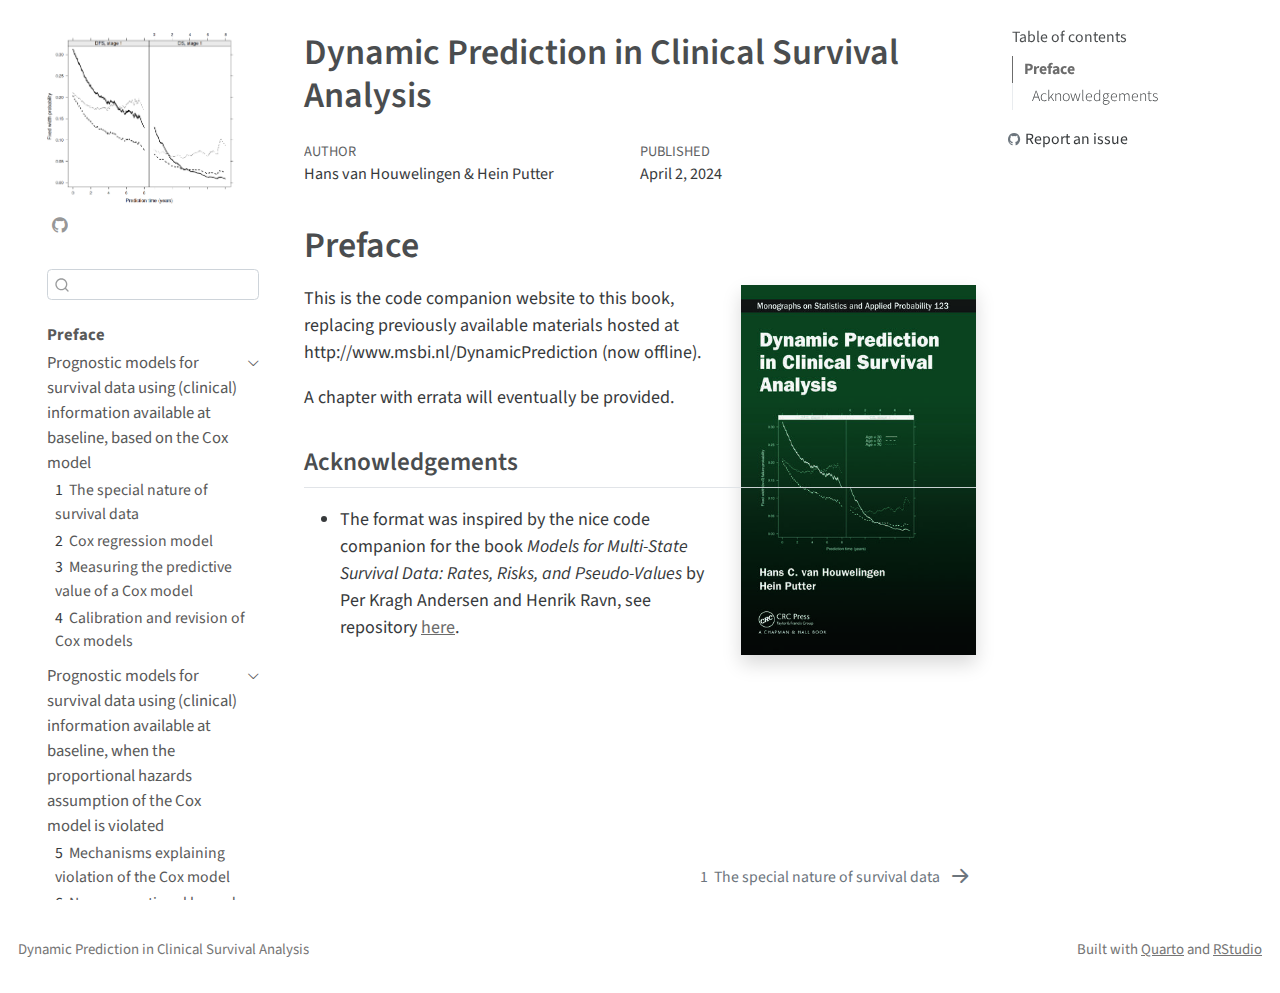
<file: docs/index.html>
<!DOCTYPE html>
<html xmlns="http://www.w3.org/1999/xhtml" lang="en" xml:lang="en"><head>

<meta charset="utf-8">
<meta name="generator" content="quarto-1.3.450">

<meta name="viewport" content="width=device-width, initial-scale=1.0, user-scalable=yes">

<meta name="author" content="Hans van Houwelingen &amp; Hein Putter">
<meta name="dcterms.date" content="2024-04-02">

<title>Dynamic Prediction in Clinical Survival Analysis</title>
<style>
code{white-space: pre-wrap;}
span.smallcaps{font-variant: small-caps;}
div.columns{display: flex; gap: min(4vw, 1.5em);}
div.column{flex: auto; overflow-x: auto;}
div.hanging-indent{margin-left: 1.5em; text-indent: -1.5em;}
ul.task-list{list-style: none;}
ul.task-list li input[type="checkbox"] {
  width: 0.8em;
  margin: 0 0.8em 0.2em -1em; /* quarto-specific, see https://github.com/quarto-dev/quarto-cli/issues/4556 */ 
  vertical-align: middle;
}
</style>


<script src="site_libs/quarto-nav/quarto-nav.js"></script>
<script src="site_libs/quarto-nav/headroom.min.js"></script>
<script src="site_libs/clipboard/clipboard.min.js"></script>
<script src="site_libs/quarto-search/autocomplete.umd.js"></script>
<script src="site_libs/quarto-search/fuse.min.js"></script>
<script src="site_libs/quarto-search/quarto-search.js"></script>
<meta name="quarto:offset" content="./">
<link href="./chapters/chapter_01.html" rel="next">
<link href="./front-curves.png" rel="icon" type="image/png">
<script src="site_libs/quarto-html/quarto.js"></script>
<script src="site_libs/quarto-html/popper.min.js"></script>
<script src="site_libs/quarto-html/tippy.umd.min.js"></script>
<script src="site_libs/quarto-html/anchor.min.js"></script>
<link href="site_libs/quarto-html/tippy.css" rel="stylesheet">
<link href="site_libs/quarto-html/quarto-syntax-highlighting.css" rel="stylesheet" id="quarto-text-highlighting-styles">
<script src="site_libs/bootstrap/bootstrap.min.js"></script>
<link href="site_libs/bootstrap/bootstrap-icons.css" rel="stylesheet">
<link href="site_libs/bootstrap/bootstrap.min.css" rel="stylesheet" id="quarto-bootstrap" data-mode="light">
<script id="quarto-search-options" type="application/json">{
  "location": "sidebar",
  "copy-button": false,
  "collapse-after": 3,
  "panel-placement": "start",
  "type": "textbox",
  "limit": 20,
  "language": {
    "search-no-results-text": "No results",
    "search-matching-documents-text": "matching documents",
    "search-copy-link-title": "Copy link to search",
    "search-hide-matches-text": "Hide additional matches",
    "search-more-match-text": "more match in this document",
    "search-more-matches-text": "more matches in this document",
    "search-clear-button-title": "Clear",
    "search-detached-cancel-button-title": "Cancel",
    "search-submit-button-title": "Submit",
    "search-label": "Search"
  }
}</script>


</head>

<body class="nav-sidebar floating">

<div id="quarto-search-results"></div>
  <header id="quarto-header" class="headroom fixed-top">
  <nav class="quarto-secondary-nav">
    <div class="container-fluid d-flex">
      <button type="button" class="quarto-btn-toggle btn" data-bs-toggle="collapse" data-bs-target="#quarto-sidebar,#quarto-sidebar-glass" aria-controls="quarto-sidebar" aria-expanded="false" aria-label="Toggle sidebar navigation" onclick="if (window.quartoToggleHeadroom) { window.quartoToggleHeadroom(); }">
        <i class="bi bi-layout-text-sidebar-reverse"></i>
      </button>
      <nav class="quarto-page-breadcrumbs" aria-label="breadcrumb"><ol class="breadcrumb"><li class="breadcrumb-item"><a href="./index.html">Preface</a></li></ol></nav>
      <a class="flex-grow-1" role="button" data-bs-toggle="collapse" data-bs-target="#quarto-sidebar,#quarto-sidebar-glass" aria-controls="quarto-sidebar" aria-expanded="false" aria-label="Toggle sidebar navigation" onclick="if (window.quartoToggleHeadroom) { window.quartoToggleHeadroom(); }">      
      </a>
      <button type="button" class="btn quarto-search-button" aria-label="" onclick="window.quartoOpenSearch();">
        <i class="bi bi-search"></i>
      </button>
    </div>
  </nav>
</header>
<!-- content -->
<div id="quarto-content" class="quarto-container page-columns page-rows-contents page-layout-article">
<!-- sidebar -->
  <nav id="quarto-sidebar" class="sidebar collapse collapse-horizontal sidebar-navigation floating overflow-auto">
    <div class="pt-lg-2 mt-2 text-left sidebar-header sidebar-header-stacked">
      <a href="./index.html" class="sidebar-logo-link">
      <img src="./front-curves.png" alt="" class="sidebar-logo py-0 d-lg-inline d-none">
      </a>
    <div class="sidebar-title mb-0 py-0">
      <a href="./"></a> 
        <div class="sidebar-tools-main">
    <a href="https://github.com/survival-lumc/DynamicPrediction-book" rel="" title="Source Code" class="quarto-navigation-tool px-1" aria-label="Source Code"><i class="bi bi-github"></i></a>
</div>
    </div>
      </div>
        <div class="mt-2 flex-shrink-0 align-items-center">
        <div class="sidebar-search">
        <div id="quarto-search" class="" title="Search"></div>
        </div>
        </div>
    <div class="sidebar-menu-container"> 
    <ul class="list-unstyled mt-1">
        <li class="sidebar-item">
  <div class="sidebar-item-container"> 
  <a href="./index.html" class="sidebar-item-text sidebar-link active">
 <span class="menu-text">Preface</span></a>
  </div>
</li>
        <li class="sidebar-item sidebar-item-section">
      <div class="sidebar-item-container"> 
            <a class="sidebar-item-text sidebar-link text-start" data-bs-toggle="collapse" data-bs-target="#quarto-sidebar-section-1" aria-expanded="true">
 <span class="menu-text">Prognostic models for survival data using (clinical) information available at baseline, based on the Cox model</span></a>
          <a class="sidebar-item-toggle text-start" data-bs-toggle="collapse" data-bs-target="#quarto-sidebar-section-1" aria-expanded="true" aria-label="Toggle section">
            <i class="bi bi-chevron-right ms-2"></i>
          </a> 
      </div>
      <ul id="quarto-sidebar-section-1" class="collapse list-unstyled sidebar-section depth1 show">  
          <li class="sidebar-item">
  <div class="sidebar-item-container"> 
  <a href="./chapters/chapter_01.html" class="sidebar-item-text sidebar-link">
 <span class="menu-text"><span class="chapter-number">1</span>&nbsp; <span class="chapter-title">The special nature of survival data</span></span></a>
  </div>
</li>
          <li class="sidebar-item">
  <div class="sidebar-item-container"> 
  <a href="./chapters/chapter_02.html" class="sidebar-item-text sidebar-link">
 <span class="menu-text"><span class="chapter-number">2</span>&nbsp; <span class="chapter-title">Cox regression model</span></span></a>
  </div>
</li>
          <li class="sidebar-item">
  <div class="sidebar-item-container"> 
  <a href="./chapters/chapter_03.html" class="sidebar-item-text sidebar-link">
 <span class="menu-text"><span class="chapter-number">3</span>&nbsp; <span class="chapter-title">Measuring the predictive value of a Cox model</span></span></a>
  </div>
</li>
          <li class="sidebar-item">
  <div class="sidebar-item-container"> 
  <a href="./chapters/chapter_04.html" class="sidebar-item-text sidebar-link">
 <span class="menu-text"><span class="chapter-number">4</span>&nbsp; <span class="chapter-title">Calibration and revision of Cox models</span></span></a>
  </div>
</li>
      </ul>
  </li>
        <li class="sidebar-item sidebar-item-section">
      <div class="sidebar-item-container"> 
            <a class="sidebar-item-text sidebar-link text-start" data-bs-toggle="collapse" data-bs-target="#quarto-sidebar-section-2" aria-expanded="true">
 <span class="menu-text">Prognostic models for survival data using (clinical) information available at baseline, when the proportional hazards assumption of the Cox model is violated</span></a>
          <a class="sidebar-item-toggle text-start" data-bs-toggle="collapse" data-bs-target="#quarto-sidebar-section-2" aria-expanded="true" aria-label="Toggle section">
            <i class="bi bi-chevron-right ms-2"></i>
          </a> 
      </div>
      <ul id="quarto-sidebar-section-2" class="collapse list-unstyled sidebar-section depth1 show">  
          <li class="sidebar-item">
  <div class="sidebar-item-container"> 
  <a href="./chapters/chapter_05.html" class="sidebar-item-text sidebar-link">
 <span class="menu-text"><span class="chapter-number">5</span>&nbsp; <span class="chapter-title">Mechanisms explaining violation of the Cox model</span></span></a>
  </div>
</li>
          <li class="sidebar-item">
  <div class="sidebar-item-container"> 
  <a href="./chapters/chapter_06.html" class="sidebar-item-text sidebar-link">
 <span class="menu-text"><span class="chapter-number">6</span>&nbsp; <span class="chapter-title">Non-proportional hazards models</span></span></a>
  </div>
</li>
          <li class="sidebar-item">
  <div class="sidebar-item-container"> 
  <a href="./chapters/chapter_07.html" class="sidebar-item-text sidebar-link">
 <span class="menu-text"><span class="chapter-number">7</span>&nbsp; <span class="chapter-title">Dealing with non-proportional hazards</span></span></a>
  </div>
</li>
      </ul>
  </li>
        <li class="sidebar-item sidebar-item-section">
      <div class="sidebar-item-container"> 
            <a class="sidebar-item-text sidebar-link text-start" data-bs-toggle="collapse" data-bs-target="#quarto-sidebar-section-3" aria-expanded="true">
 <span class="menu-text">Dynamic prognostic models for survival data using time-dependent information</span></a>
          <a class="sidebar-item-toggle text-start" data-bs-toggle="collapse" data-bs-target="#quarto-sidebar-section-3" aria-expanded="true" aria-label="Toggle section">
            <i class="bi bi-chevron-right ms-2"></i>
          </a> 
      </div>
      <ul id="quarto-sidebar-section-3" class="collapse list-unstyled sidebar-section depth1 show">  
          <li class="sidebar-item">
  <div class="sidebar-item-container"> 
  <a href="./chapters/chapter_08.html" class="sidebar-item-text sidebar-link">
 <span class="menu-text"><span class="chapter-number">8</span>&nbsp; <span class="chapter-title">Dynamic predictions using biomarkers</span></span></a>
  </div>
</li>
          <li class="sidebar-item">
  <div class="sidebar-item-container"> 
  <a href="./chapters/chapter_09.html" class="sidebar-item-text sidebar-link">
 <span class="menu-text"><span class="chapter-number">9</span>&nbsp; <span class="chapter-title">Dynamic prediction in multi-state models</span></span></a>
  </div>
</li>
          <li class="sidebar-item">
  <div class="sidebar-item-container"> 
  <a href="./chapters/chapter_10.html" class="sidebar-item-text sidebar-link">
 <span class="menu-text"><span class="chapter-number">10</span>&nbsp; <span class="chapter-title">Dynamic prediction in chronic disease</span></span></a>
  </div>
</li>
      </ul>
  </li>
        <li class="sidebar-item sidebar-item-section">
      <div class="sidebar-item-container"> 
            <a class="sidebar-item-text sidebar-link text-start" data-bs-toggle="collapse" data-bs-target="#quarto-sidebar-section-4" aria-expanded="true">
 <span class="menu-text">Dynamic prognostic models for survival data using genomic data</span></a>
          <a class="sidebar-item-toggle text-start" data-bs-toggle="collapse" data-bs-target="#quarto-sidebar-section-4" aria-expanded="true" aria-label="Toggle section">
            <i class="bi bi-chevron-right ms-2"></i>
          </a> 
      </div>
      <ul id="quarto-sidebar-section-4" class="collapse list-unstyled sidebar-section depth1 show">  
          <li class="sidebar-item">
  <div class="sidebar-item-container"> 
  <a href="./chapters/chapter_11.html" class="sidebar-item-text sidebar-link">
 <span class="menu-text"><span class="chapter-number">11</span>&nbsp; <span class="chapter-title">Penalized Cox models</span></span></a>
  </div>
</li>
          <li class="sidebar-item">
  <div class="sidebar-item-container"> 
  <a href="./chapters/chapter_12.html" class="sidebar-item-text sidebar-link">
 <span class="menu-text"><span class="chapter-number">12</span>&nbsp; <span class="chapter-title">Dynamic prediction based on genomic data</span></span></a>
  </div>
</li>
      </ul>
  </li>
        <li class="sidebar-item">
  <div class="sidebar-item-container"> 
  <a href="./errata.html" class="sidebar-item-text sidebar-link">
 <span class="menu-text">Errata</span></a>
  </div>
</li>
    </ul>
    </div>
</nav>
<div id="quarto-sidebar-glass" data-bs-toggle="collapse" data-bs-target="#quarto-sidebar,#quarto-sidebar-glass"></div>
<!-- margin-sidebar -->
    <div id="quarto-margin-sidebar" class="sidebar margin-sidebar">
        <nav id="TOC" role="doc-toc" class="toc-active">
    <h2 id="toc-title">Table of contents</h2>
   
  <ul>
  <li><a href="#preface" id="toc-preface" class="nav-link active" data-scroll-target="#preface">Preface</a>
  <ul>
  <li><a href="#acknowledgements" id="toc-acknowledgements" class="nav-link" data-scroll-target="#acknowledgements">Acknowledgements</a></li>
  </ul></li>
  </ul>
<div class="toc-actions"><div><i class="bi bi-github"></i></div><div class="action-links"><p><a href="https://github.com/survival-lumc/DynamicPrediction-book/issues/new" class="toc-action">Report an issue</a></p></div></div></nav>
    </div>
<!-- main -->
<main class="content" id="quarto-document-content">

<header id="title-block-header" class="quarto-title-block default">
<div class="quarto-title">
<h1 class="title">Dynamic Prediction in Clinical Survival Analysis</h1>
</div>



<div class="quarto-title-meta">

    <div>
    <div class="quarto-title-meta-heading">Author</div>
    <div class="quarto-title-meta-contents">
             <p>Hans van Houwelingen &amp; Hein Putter </p>
          </div>
  </div>
    
    <div>
    <div class="quarto-title-meta-heading">Published</div>
    <div class="quarto-title-meta-contents">
      <p class="date">April 2, 2024</p>
    </div>
  </div>
  
    
  </div>
  

</header>


<section id="preface" class="level1 unnumbered">
<h1 class="unnumbered">Preface</h1><p><img src="dynpred-cover.jpg" title="Dynamic Prediction in Clinical Survival Analysis" class="quarto-cover-image img-fluid"></p>
<p>This is the code companion website to this book, replacing previously available materials hosted at http://www.msbi.nl/DynamicPrediction (now offline).</p>
<p>A chapter with errata will eventually be provided.</p>
<section id="acknowledgements" class="level2 unnumbered">
<h2 class="unnumbered anchored" data-anchor-id="acknowledgements">Acknowledgements</h2>
<ul>
<li>The format was inspired by the nice code companion for the book <em>Models for Multi-State Survival Data: Rates, Risks, and Pseudo-Values</em> by Per Kragh Andersen and Henrik Ravn, see repository <a href="https://github.com/multi-state-book/companion">here</a>.</li>
</ul>


</section>
</section>

</main> <!-- /main -->
<script id="quarto-html-after-body" type="application/javascript">
window.document.addEventListener("DOMContentLoaded", function (event) {
  const toggleBodyColorMode = (bsSheetEl) => {
    const mode = bsSheetEl.getAttribute("data-mode");
    const bodyEl = window.document.querySelector("body");
    if (mode === "dark") {
      bodyEl.classList.add("quarto-dark");
      bodyEl.classList.remove("quarto-light");
    } else {
      bodyEl.classList.add("quarto-light");
      bodyEl.classList.remove("quarto-dark");
    }
  }
  const toggleBodyColorPrimary = () => {
    const bsSheetEl = window.document.querySelector("link#quarto-bootstrap");
    if (bsSheetEl) {
      toggleBodyColorMode(bsSheetEl);
    }
  }
  toggleBodyColorPrimary();  
  const icon = "";
  const anchorJS = new window.AnchorJS();
  anchorJS.options = {
    placement: 'right',
    icon: icon
  };
  anchorJS.add('.anchored');
  const isCodeAnnotation = (el) => {
    for (const clz of el.classList) {
      if (clz.startsWith('code-annotation-')) {                     
        return true;
      }
    }
    return false;
  }
  const clipboard = new window.ClipboardJS('.code-copy-button', {
    text: function(trigger) {
      const codeEl = trigger.previousElementSibling.cloneNode(true);
      for (const childEl of codeEl.children) {
        if (isCodeAnnotation(childEl)) {
          childEl.remove();
        }
      }
      return codeEl.innerText;
    }
  });
  clipboard.on('success', function(e) {
    // button target
    const button = e.trigger;
    // don't keep focus
    button.blur();
    // flash "checked"
    button.classList.add('code-copy-button-checked');
    var currentTitle = button.getAttribute("title");
    button.setAttribute("title", "Copied!");
    let tooltip;
    if (window.bootstrap) {
      button.setAttribute("data-bs-toggle", "tooltip");
      button.setAttribute("data-bs-placement", "left");
      button.setAttribute("data-bs-title", "Copied!");
      tooltip = new bootstrap.Tooltip(button, 
        { trigger: "manual", 
          customClass: "code-copy-button-tooltip",
          offset: [0, -8]});
      tooltip.show();    
    }
    setTimeout(function() {
      if (tooltip) {
        tooltip.hide();
        button.removeAttribute("data-bs-title");
        button.removeAttribute("data-bs-toggle");
        button.removeAttribute("data-bs-placement");
      }
      button.setAttribute("title", currentTitle);
      button.classList.remove('code-copy-button-checked');
    }, 1000);
    // clear code selection
    e.clearSelection();
  });
  const viewSource = window.document.getElementById('quarto-view-source') ||
                     window.document.getElementById('quarto-code-tools-source');
  if (viewSource) {
    const sourceUrl = viewSource.getAttribute("data-quarto-source-url");
    viewSource.addEventListener("click", function(e) {
      if (sourceUrl) {
        // rstudio viewer pane
        if (/\bcapabilities=\b/.test(window.location)) {
          window.open(sourceUrl);
        } else {
          window.location.href = sourceUrl;
        }
      } else {
        const modal = new bootstrap.Modal(document.getElementById('quarto-embedded-source-code-modal'));
        modal.show();
      }
      return false;
    });
  }
  function toggleCodeHandler(show) {
    return function(e) {
      const detailsSrc = window.document.querySelectorAll(".cell > details > .sourceCode");
      for (let i=0; i<detailsSrc.length; i++) {
        const details = detailsSrc[i].parentElement;
        if (show) {
          details.open = true;
        } else {
          details.removeAttribute("open");
        }
      }
      const cellCodeDivs = window.document.querySelectorAll(".cell > .sourceCode");
      const fromCls = show ? "hidden" : "unhidden";
      const toCls = show ? "unhidden" : "hidden";
      for (let i=0; i<cellCodeDivs.length; i++) {
        const codeDiv = cellCodeDivs[i];
        if (codeDiv.classList.contains(fromCls)) {
          codeDiv.classList.remove(fromCls);
          codeDiv.classList.add(toCls);
        } 
      }
      return false;
    }
  }
  const hideAllCode = window.document.getElementById("quarto-hide-all-code");
  if (hideAllCode) {
    hideAllCode.addEventListener("click", toggleCodeHandler(false));
  }
  const showAllCode = window.document.getElementById("quarto-show-all-code");
  if (showAllCode) {
    showAllCode.addEventListener("click", toggleCodeHandler(true));
  }
  function tippyHover(el, contentFn) {
    const config = {
      allowHTML: true,
      content: contentFn,
      maxWidth: 500,
      delay: 100,
      arrow: false,
      appendTo: function(el) {
          return el.parentElement;
      },
      interactive: true,
      interactiveBorder: 10,
      theme: 'quarto',
      placement: 'bottom-start'
    };
    window.tippy(el, config); 
  }
  const noterefs = window.document.querySelectorAll('a[role="doc-noteref"]');
  for (var i=0; i<noterefs.length; i++) {
    const ref = noterefs[i];
    tippyHover(ref, function() {
      // use id or data attribute instead here
      let href = ref.getAttribute('data-footnote-href') || ref.getAttribute('href');
      try { href = new URL(href).hash; } catch {}
      const id = href.replace(/^#\/?/, "");
      const note = window.document.getElementById(id);
      return note.innerHTML;
    });
  }
      let selectedAnnoteEl;
      const selectorForAnnotation = ( cell, annotation) => {
        let cellAttr = 'data-code-cell="' + cell + '"';
        let lineAttr = 'data-code-annotation="' +  annotation + '"';
        const selector = 'span[' + cellAttr + '][' + lineAttr + ']';
        return selector;
      }
      const selectCodeLines = (annoteEl) => {
        const doc = window.document;
        const targetCell = annoteEl.getAttribute("data-target-cell");
        const targetAnnotation = annoteEl.getAttribute("data-target-annotation");
        const annoteSpan = window.document.querySelector(selectorForAnnotation(targetCell, targetAnnotation));
        const lines = annoteSpan.getAttribute("data-code-lines").split(",");
        const lineIds = lines.map((line) => {
          return targetCell + "-" + line;
        })
        let top = null;
        let height = null;
        let parent = null;
        if (lineIds.length > 0) {
            //compute the position of the single el (top and bottom and make a div)
            const el = window.document.getElementById(lineIds[0]);
            top = el.offsetTop;
            height = el.offsetHeight;
            parent = el.parentElement.parentElement;
          if (lineIds.length > 1) {
            const lastEl = window.document.getElementById(lineIds[lineIds.length - 1]);
            const bottom = lastEl.offsetTop + lastEl.offsetHeight;
            height = bottom - top;
          }
          if (top !== null && height !== null && parent !== null) {
            // cook up a div (if necessary) and position it 
            let div = window.document.getElementById("code-annotation-line-highlight");
            if (div === null) {
              div = window.document.createElement("div");
              div.setAttribute("id", "code-annotation-line-highlight");
              div.style.position = 'absolute';
              parent.appendChild(div);
            }
            div.style.top = top - 2 + "px";
            div.style.height = height + 4 + "px";
            let gutterDiv = window.document.getElementById("code-annotation-line-highlight-gutter");
            if (gutterDiv === null) {
              gutterDiv = window.document.createElement("div");
              gutterDiv.setAttribute("id", "code-annotation-line-highlight-gutter");
              gutterDiv.style.position = 'absolute';
              const codeCell = window.document.getElementById(targetCell);
              const gutter = codeCell.querySelector('.code-annotation-gutter');
              gutter.appendChild(gutterDiv);
            }
            gutterDiv.style.top = top - 2 + "px";
            gutterDiv.style.height = height + 4 + "px";
          }
          selectedAnnoteEl = annoteEl;
        }
      };
      const unselectCodeLines = () => {
        const elementsIds = ["code-annotation-line-highlight", "code-annotation-line-highlight-gutter"];
        elementsIds.forEach((elId) => {
          const div = window.document.getElementById(elId);
          if (div) {
            div.remove();
          }
        });
        selectedAnnoteEl = undefined;
      };
      // Attach click handler to the DT
      const annoteDls = window.document.querySelectorAll('dt[data-target-cell]');
      for (const annoteDlNode of annoteDls) {
        annoteDlNode.addEventListener('click', (event) => {
          const clickedEl = event.target;
          if (clickedEl !== selectedAnnoteEl) {
            unselectCodeLines();
            const activeEl = window.document.querySelector('dt[data-target-cell].code-annotation-active');
            if (activeEl) {
              activeEl.classList.remove('code-annotation-active');
            }
            selectCodeLines(clickedEl);
            clickedEl.classList.add('code-annotation-active');
          } else {
            // Unselect the line
            unselectCodeLines();
            clickedEl.classList.remove('code-annotation-active');
          }
        });
      }
  const findCites = (el) => {
    const parentEl = el.parentElement;
    if (parentEl) {
      const cites = parentEl.dataset.cites;
      if (cites) {
        return {
          el,
          cites: cites.split(' ')
        };
      } else {
        return findCites(el.parentElement)
      }
    } else {
      return undefined;
    }
  };
  var bibliorefs = window.document.querySelectorAll('a[role="doc-biblioref"]');
  for (var i=0; i<bibliorefs.length; i++) {
    const ref = bibliorefs[i];
    const citeInfo = findCites(ref);
    if (citeInfo) {
      tippyHover(citeInfo.el, function() {
        var popup = window.document.createElement('div');
        citeInfo.cites.forEach(function(cite) {
          var citeDiv = window.document.createElement('div');
          citeDiv.classList.add('hanging-indent');
          citeDiv.classList.add('csl-entry');
          var biblioDiv = window.document.getElementById('ref-' + cite);
          if (biblioDiv) {
            citeDiv.innerHTML = biblioDiv.innerHTML;
          }
          popup.appendChild(citeDiv);
        });
        return popup.innerHTML;
      });
    }
  }
});
</script>
<nav class="page-navigation">
  <div class="nav-page nav-page-previous">
  </div>
  <div class="nav-page nav-page-next">
      <a href="./chapters/chapter_01.html" class="pagination-link">
        <span class="nav-page-text"><span class="chapter-number">1</span>&nbsp; <span class="chapter-title">The special nature of survival data</span></span> <i class="bi bi-arrow-right-short"></i>
      </a>
  </div>
</nav>
</div> <!-- /content -->
<footer class="footer">
  <div class="nav-footer">
    <div class="nav-footer-left">Dynamic Prediction in Clinical Survival Analysis</div>   
    <div class="nav-footer-center">
      &nbsp;
    </div>
    <div class="nav-footer-right">Built with <a href="https://quarto.org/">Quarto</a> and <a href="https://posit.co/products/open-source/rstudio/">RStudio</a></div>
  </div>
</footer>



</body></html>
</file>
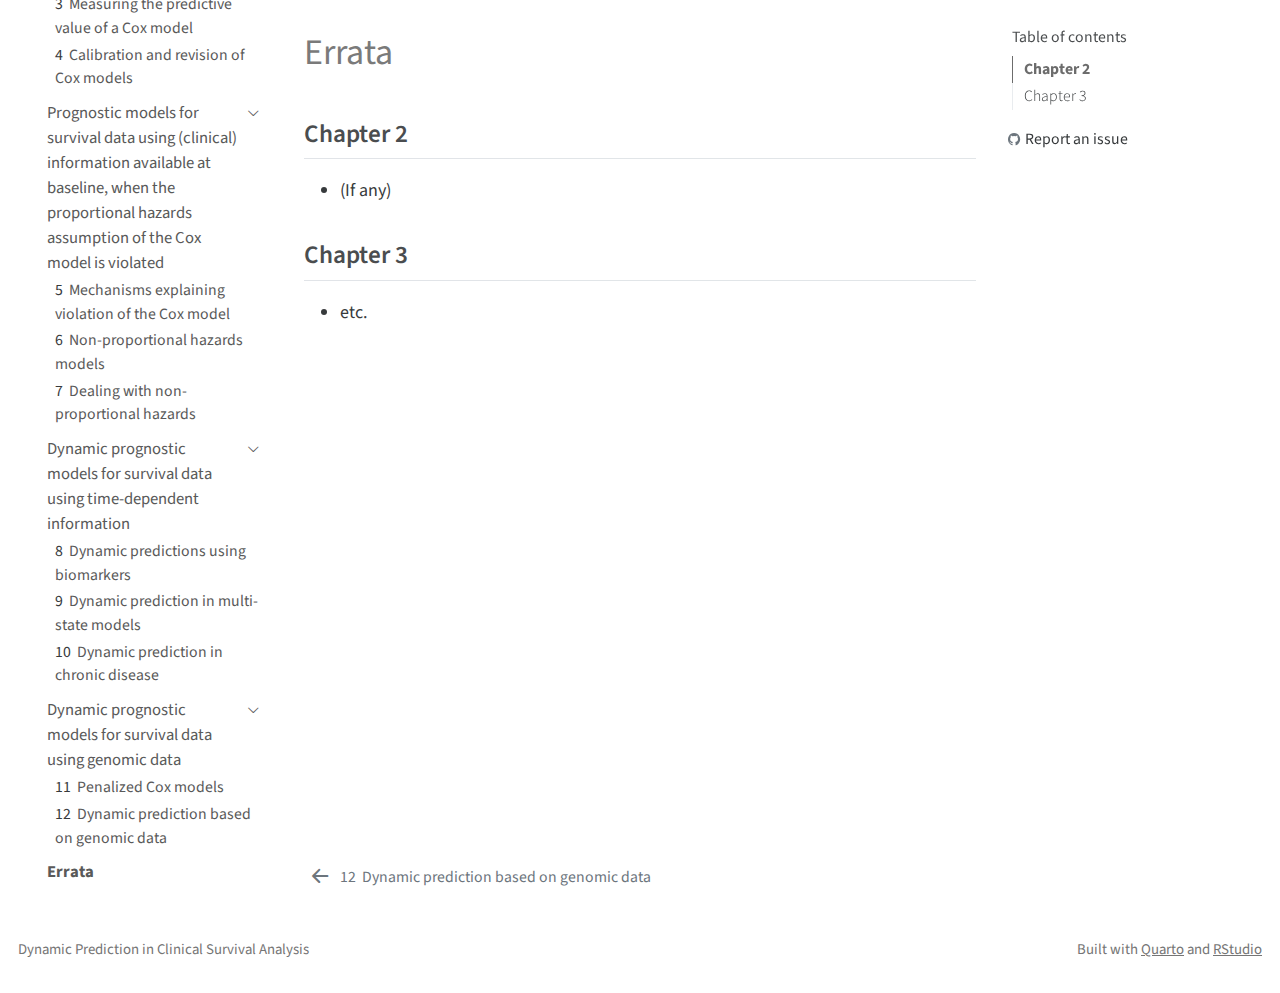
<file: docs/errata.html>
<!DOCTYPE html>
<html xmlns="http://www.w3.org/1999/xhtml" lang="en" xml:lang="en"><head>

<meta charset="utf-8">
<meta name="generator" content="quarto-1.3.450">

<meta name="viewport" content="width=device-width, initial-scale=1.0, user-scalable=yes">


<title>Dynamic Prediction in Clinical Survival Analysis - Errata</title>
<style>
code{white-space: pre-wrap;}
span.smallcaps{font-variant: small-caps;}
div.columns{display: flex; gap: min(4vw, 1.5em);}
div.column{flex: auto; overflow-x: auto;}
div.hanging-indent{margin-left: 1.5em; text-indent: -1.5em;}
ul.task-list{list-style: none;}
ul.task-list li input[type="checkbox"] {
  width: 0.8em;
  margin: 0 0.8em 0.2em -1em; /* quarto-specific, see https://github.com/quarto-dev/quarto-cli/issues/4556 */ 
  vertical-align: middle;
}
</style>


<script src="site_libs/quarto-nav/quarto-nav.js"></script>
<script src="site_libs/quarto-nav/headroom.min.js"></script>
<script src="site_libs/clipboard/clipboard.min.js"></script>
<script src="site_libs/quarto-search/autocomplete.umd.js"></script>
<script src="site_libs/quarto-search/fuse.min.js"></script>
<script src="site_libs/quarto-search/quarto-search.js"></script>
<meta name="quarto:offset" content="./">
<link href="./chapters/chapter_12.html" rel="prev">
<link href="./front-curves.png" rel="icon" type="image/png">
<script src="site_libs/quarto-html/quarto.js"></script>
<script src="site_libs/quarto-html/popper.min.js"></script>
<script src="site_libs/quarto-html/tippy.umd.min.js"></script>
<script src="site_libs/quarto-html/anchor.min.js"></script>
<link href="site_libs/quarto-html/tippy.css" rel="stylesheet">
<link href="site_libs/quarto-html/quarto-syntax-highlighting.css" rel="stylesheet" id="quarto-text-highlighting-styles">
<script src="site_libs/bootstrap/bootstrap.min.js"></script>
<link href="site_libs/bootstrap/bootstrap-icons.css" rel="stylesheet">
<link href="site_libs/bootstrap/bootstrap.min.css" rel="stylesheet" id="quarto-bootstrap" data-mode="light">
<script id="quarto-search-options" type="application/json">{
  "location": "sidebar",
  "copy-button": false,
  "collapse-after": 3,
  "panel-placement": "start",
  "type": "textbox",
  "limit": 20,
  "language": {
    "search-no-results-text": "No results",
    "search-matching-documents-text": "matching documents",
    "search-copy-link-title": "Copy link to search",
    "search-hide-matches-text": "Hide additional matches",
    "search-more-match-text": "more match in this document",
    "search-more-matches-text": "more matches in this document",
    "search-clear-button-title": "Clear",
    "search-detached-cancel-button-title": "Cancel",
    "search-submit-button-title": "Submit",
    "search-label": "Search"
  }
}</script>


</head>

<body class="nav-sidebar floating">

<div id="quarto-search-results"></div>
  <header id="quarto-header" class="headroom fixed-top">
  <nav class="quarto-secondary-nav">
    <div class="container-fluid d-flex">
      <button type="button" class="quarto-btn-toggle btn" data-bs-toggle="collapse" data-bs-target="#quarto-sidebar,#quarto-sidebar-glass" aria-controls="quarto-sidebar" aria-expanded="false" aria-label="Toggle sidebar navigation" onclick="if (window.quartoToggleHeadroom) { window.quartoToggleHeadroom(); }">
        <i class="bi bi-layout-text-sidebar-reverse"></i>
      </button>
      <nav class="quarto-page-breadcrumbs" aria-label="breadcrumb"><ol class="breadcrumb"><li class="breadcrumb-item"><a href="./errata.html">Errata</a></li></ol></nav>
      <a class="flex-grow-1" role="button" data-bs-toggle="collapse" data-bs-target="#quarto-sidebar,#quarto-sidebar-glass" aria-controls="quarto-sidebar" aria-expanded="false" aria-label="Toggle sidebar navigation" onclick="if (window.quartoToggleHeadroom) { window.quartoToggleHeadroom(); }">      
      </a>
      <button type="button" class="btn quarto-search-button" aria-label="" onclick="window.quartoOpenSearch();">
        <i class="bi bi-search"></i>
      </button>
    </div>
  </nav>
</header>
<!-- content -->
<div id="quarto-content" class="quarto-container page-columns page-rows-contents page-layout-article">
<!-- sidebar -->
  <nav id="quarto-sidebar" class="sidebar collapse collapse-horizontal sidebar-navigation floating overflow-auto">
    <div class="pt-lg-2 mt-2 text-left sidebar-header sidebar-header-stacked">
      <a href="./index.html" class="sidebar-logo-link">
      <img src="./front-curves.png" alt="" class="sidebar-logo py-0 d-lg-inline d-none">
      </a>
    <div class="sidebar-title mb-0 py-0">
      <a href="./"></a> 
        <div class="sidebar-tools-main">
    <a href="https://github.com/survival-lumc/DynamicPrediction-book" rel="" title="Source Code" class="quarto-navigation-tool px-1" aria-label="Source Code"><i class="bi bi-github"></i></a>
</div>
    </div>
      </div>
        <div class="mt-2 flex-shrink-0 align-items-center">
        <div class="sidebar-search">
        <div id="quarto-search" class="" title="Search"></div>
        </div>
        </div>
    <div class="sidebar-menu-container"> 
    <ul class="list-unstyled mt-1">
        <li class="sidebar-item">
  <div class="sidebar-item-container"> 
  <a href="./index.html" class="sidebar-item-text sidebar-link">
 <span class="menu-text">Preface</span></a>
  </div>
</li>
        <li class="sidebar-item sidebar-item-section">
      <div class="sidebar-item-container"> 
            <a class="sidebar-item-text sidebar-link text-start" data-bs-toggle="collapse" data-bs-target="#quarto-sidebar-section-1" aria-expanded="true">
 <span class="menu-text">Prognostic models for survival data using (clinical) information available at baseline, based on the Cox model</span></a>
          <a class="sidebar-item-toggle text-start" data-bs-toggle="collapse" data-bs-target="#quarto-sidebar-section-1" aria-expanded="true" aria-label="Toggle section">
            <i class="bi bi-chevron-right ms-2"></i>
          </a> 
      </div>
      <ul id="quarto-sidebar-section-1" class="collapse list-unstyled sidebar-section depth1 show">  
          <li class="sidebar-item">
  <div class="sidebar-item-container"> 
  <a href="./chapters/chapter_01.html" class="sidebar-item-text sidebar-link">
 <span class="menu-text"><span class="chapter-number">1</span>&nbsp; <span class="chapter-title">The special nature of survival data</span></span></a>
  </div>
</li>
          <li class="sidebar-item">
  <div class="sidebar-item-container"> 
  <a href="./chapters/chapter_02.html" class="sidebar-item-text sidebar-link">
 <span class="menu-text"><span class="chapter-number">2</span>&nbsp; <span class="chapter-title">Cox regression model</span></span></a>
  </div>
</li>
          <li class="sidebar-item">
  <div class="sidebar-item-container"> 
  <a href="./chapters/chapter_03.html" class="sidebar-item-text sidebar-link">
 <span class="menu-text"><span class="chapter-number">3</span>&nbsp; <span class="chapter-title">Measuring the predictive value of a Cox model</span></span></a>
  </div>
</li>
          <li class="sidebar-item">
  <div class="sidebar-item-container"> 
  <a href="./chapters/chapter_04.html" class="sidebar-item-text sidebar-link">
 <span class="menu-text"><span class="chapter-number">4</span>&nbsp; <span class="chapter-title">Calibration and revision of Cox models</span></span></a>
  </div>
</li>
      </ul>
  </li>
        <li class="sidebar-item sidebar-item-section">
      <div class="sidebar-item-container"> 
            <a class="sidebar-item-text sidebar-link text-start" data-bs-toggle="collapse" data-bs-target="#quarto-sidebar-section-2" aria-expanded="true">
 <span class="menu-text">Prognostic models for survival data using (clinical) information available at baseline, when the proportional hazards assumption of the Cox model is violated</span></a>
          <a class="sidebar-item-toggle text-start" data-bs-toggle="collapse" data-bs-target="#quarto-sidebar-section-2" aria-expanded="true" aria-label="Toggle section">
            <i class="bi bi-chevron-right ms-2"></i>
          </a> 
      </div>
      <ul id="quarto-sidebar-section-2" class="collapse list-unstyled sidebar-section depth1 show">  
          <li class="sidebar-item">
  <div class="sidebar-item-container"> 
  <a href="./chapters/chapter_05.html" class="sidebar-item-text sidebar-link">
 <span class="menu-text"><span class="chapter-number">5</span>&nbsp; <span class="chapter-title">Mechanisms explaining violation of the Cox model</span></span></a>
  </div>
</li>
          <li class="sidebar-item">
  <div class="sidebar-item-container"> 
  <a href="./chapters/chapter_06.html" class="sidebar-item-text sidebar-link">
 <span class="menu-text"><span class="chapter-number">6</span>&nbsp; <span class="chapter-title">Non-proportional hazards models</span></span></a>
  </div>
</li>
          <li class="sidebar-item">
  <div class="sidebar-item-container"> 
  <a href="./chapters/chapter_07.html" class="sidebar-item-text sidebar-link">
 <span class="menu-text"><span class="chapter-number">7</span>&nbsp; <span class="chapter-title">Dealing with non-proportional hazards</span></span></a>
  </div>
</li>
      </ul>
  </li>
        <li class="sidebar-item sidebar-item-section">
      <div class="sidebar-item-container"> 
            <a class="sidebar-item-text sidebar-link text-start" data-bs-toggle="collapse" data-bs-target="#quarto-sidebar-section-3" aria-expanded="true">
 <span class="menu-text">Dynamic prognostic models for survival data using time-dependent information</span></a>
          <a class="sidebar-item-toggle text-start" data-bs-toggle="collapse" data-bs-target="#quarto-sidebar-section-3" aria-expanded="true" aria-label="Toggle section">
            <i class="bi bi-chevron-right ms-2"></i>
          </a> 
      </div>
      <ul id="quarto-sidebar-section-3" class="collapse list-unstyled sidebar-section depth1 show">  
          <li class="sidebar-item">
  <div class="sidebar-item-container"> 
  <a href="./chapters/chapter_08.html" class="sidebar-item-text sidebar-link">
 <span class="menu-text"><span class="chapter-number">8</span>&nbsp; <span class="chapter-title">Dynamic predictions using biomarkers</span></span></a>
  </div>
</li>
          <li class="sidebar-item">
  <div class="sidebar-item-container"> 
  <a href="./chapters/chapter_09.html" class="sidebar-item-text sidebar-link">
 <span class="menu-text"><span class="chapter-number">9</span>&nbsp; <span class="chapter-title">Dynamic prediction in multi-state models</span></span></a>
  </div>
</li>
          <li class="sidebar-item">
  <div class="sidebar-item-container"> 
  <a href="./chapters/chapter_10.html" class="sidebar-item-text sidebar-link">
 <span class="menu-text"><span class="chapter-number">10</span>&nbsp; <span class="chapter-title">Dynamic prediction in chronic disease</span></span></a>
  </div>
</li>
      </ul>
  </li>
        <li class="sidebar-item sidebar-item-section">
      <div class="sidebar-item-container"> 
            <a class="sidebar-item-text sidebar-link text-start" data-bs-toggle="collapse" data-bs-target="#quarto-sidebar-section-4" aria-expanded="true">
 <span class="menu-text">Dynamic prognostic models for survival data using genomic data</span></a>
          <a class="sidebar-item-toggle text-start" data-bs-toggle="collapse" data-bs-target="#quarto-sidebar-section-4" aria-expanded="true" aria-label="Toggle section">
            <i class="bi bi-chevron-right ms-2"></i>
          </a> 
      </div>
      <ul id="quarto-sidebar-section-4" class="collapse list-unstyled sidebar-section depth1 show">  
          <li class="sidebar-item">
  <div class="sidebar-item-container"> 
  <a href="./chapters/chapter_11.html" class="sidebar-item-text sidebar-link">
 <span class="menu-text"><span class="chapter-number">11</span>&nbsp; <span class="chapter-title">Penalized Cox models</span></span></a>
  </div>
</li>
          <li class="sidebar-item">
  <div class="sidebar-item-container"> 
  <a href="./chapters/chapter_12.html" class="sidebar-item-text sidebar-link">
 <span class="menu-text"><span class="chapter-number">12</span>&nbsp; <span class="chapter-title">Dynamic prediction based on genomic data</span></span></a>
  </div>
</li>
      </ul>
  </li>
        <li class="sidebar-item">
  <div class="sidebar-item-container"> 
  <a href="./errata.html" class="sidebar-item-text sidebar-link active">
 <span class="menu-text">Errata</span></a>
  </div>
</li>
    </ul>
    </div>
</nav>
<div id="quarto-sidebar-glass" data-bs-toggle="collapse" data-bs-target="#quarto-sidebar,#quarto-sidebar-glass"></div>
<!-- margin-sidebar -->
    <div id="quarto-margin-sidebar" class="sidebar margin-sidebar">
        <nav id="TOC" role="doc-toc" class="toc-active">
    <h2 id="toc-title">Table of contents</h2>
   
  <ul>
  <li><a href="#chapter-2" id="toc-chapter-2" class="nav-link active" data-scroll-target="#chapter-2">Chapter 2</a></li>
  <li><a href="#chapter-3" id="toc-chapter-3" class="nav-link" data-scroll-target="#chapter-3">Chapter 3</a></li>
  </ul>
<div class="toc-actions"><div><i class="bi bi-github"></i></div><div class="action-links"><p><a href="https://github.com/survival-lumc/DynamicPrediction-book/issues/new" class="toc-action">Report an issue</a></p></div></div></nav>
    </div>
<!-- main -->
<main class="content" id="quarto-document-content">

<header id="title-block-header" class="quarto-title-block default">
<div class="quarto-title">
<h1 class="title"><span id="sec-errata" class="quarto-section-identifier">Errata</span></h1>
</div>



<div class="quarto-title-meta">

    
  
    
  </div>
  

</header>

<section id="chapter-2" class="level2">
<h2 class="anchored" data-anchor-id="chapter-2">Chapter 2</h2>
<ul>
<li>(If any)</li>
</ul>
</section>
<section id="chapter-3" class="level2">
<h2 class="anchored" data-anchor-id="chapter-3">Chapter 3</h2>
<ul>
<li>etc.</li>
</ul>


</section>

</main> <!-- /main -->
<script id="quarto-html-after-body" type="application/javascript">
window.document.addEventListener("DOMContentLoaded", function (event) {
  const toggleBodyColorMode = (bsSheetEl) => {
    const mode = bsSheetEl.getAttribute("data-mode");
    const bodyEl = window.document.querySelector("body");
    if (mode === "dark") {
      bodyEl.classList.add("quarto-dark");
      bodyEl.classList.remove("quarto-light");
    } else {
      bodyEl.classList.add("quarto-light");
      bodyEl.classList.remove("quarto-dark");
    }
  }
  const toggleBodyColorPrimary = () => {
    const bsSheetEl = window.document.querySelector("link#quarto-bootstrap");
    if (bsSheetEl) {
      toggleBodyColorMode(bsSheetEl);
    }
  }
  toggleBodyColorPrimary();  
  const icon = "";
  const anchorJS = new window.AnchorJS();
  anchorJS.options = {
    placement: 'right',
    icon: icon
  };
  anchorJS.add('.anchored');
  const isCodeAnnotation = (el) => {
    for (const clz of el.classList) {
      if (clz.startsWith('code-annotation-')) {                     
        return true;
      }
    }
    return false;
  }
  const clipboard = new window.ClipboardJS('.code-copy-button', {
    text: function(trigger) {
      const codeEl = trigger.previousElementSibling.cloneNode(true);
      for (const childEl of codeEl.children) {
        if (isCodeAnnotation(childEl)) {
          childEl.remove();
        }
      }
      return codeEl.innerText;
    }
  });
  clipboard.on('success', function(e) {
    // button target
    const button = e.trigger;
    // don't keep focus
    button.blur();
    // flash "checked"
    button.classList.add('code-copy-button-checked');
    var currentTitle = button.getAttribute("title");
    button.setAttribute("title", "Copied!");
    let tooltip;
    if (window.bootstrap) {
      button.setAttribute("data-bs-toggle", "tooltip");
      button.setAttribute("data-bs-placement", "left");
      button.setAttribute("data-bs-title", "Copied!");
      tooltip = new bootstrap.Tooltip(button, 
        { trigger: "manual", 
          customClass: "code-copy-button-tooltip",
          offset: [0, -8]});
      tooltip.show();    
    }
    setTimeout(function() {
      if (tooltip) {
        tooltip.hide();
        button.removeAttribute("data-bs-title");
        button.removeAttribute("data-bs-toggle");
        button.removeAttribute("data-bs-placement");
      }
      button.setAttribute("title", currentTitle);
      button.classList.remove('code-copy-button-checked');
    }, 1000);
    // clear code selection
    e.clearSelection();
  });
  const viewSource = window.document.getElementById('quarto-view-source') ||
                     window.document.getElementById('quarto-code-tools-source');
  if (viewSource) {
    const sourceUrl = viewSource.getAttribute("data-quarto-source-url");
    viewSource.addEventListener("click", function(e) {
      if (sourceUrl) {
        // rstudio viewer pane
        if (/\bcapabilities=\b/.test(window.location)) {
          window.open(sourceUrl);
        } else {
          window.location.href = sourceUrl;
        }
      } else {
        const modal = new bootstrap.Modal(document.getElementById('quarto-embedded-source-code-modal'));
        modal.show();
      }
      return false;
    });
  }
  function toggleCodeHandler(show) {
    return function(e) {
      const detailsSrc = window.document.querySelectorAll(".cell > details > .sourceCode");
      for (let i=0; i<detailsSrc.length; i++) {
        const details = detailsSrc[i].parentElement;
        if (show) {
          details.open = true;
        } else {
          details.removeAttribute("open");
        }
      }
      const cellCodeDivs = window.document.querySelectorAll(".cell > .sourceCode");
      const fromCls = show ? "hidden" : "unhidden";
      const toCls = show ? "unhidden" : "hidden";
      for (let i=0; i<cellCodeDivs.length; i++) {
        const codeDiv = cellCodeDivs[i];
        if (codeDiv.classList.contains(fromCls)) {
          codeDiv.classList.remove(fromCls);
          codeDiv.classList.add(toCls);
        } 
      }
      return false;
    }
  }
  const hideAllCode = window.document.getElementById("quarto-hide-all-code");
  if (hideAllCode) {
    hideAllCode.addEventListener("click", toggleCodeHandler(false));
  }
  const showAllCode = window.document.getElementById("quarto-show-all-code");
  if (showAllCode) {
    showAllCode.addEventListener("click", toggleCodeHandler(true));
  }
  function tippyHover(el, contentFn) {
    const config = {
      allowHTML: true,
      content: contentFn,
      maxWidth: 500,
      delay: 100,
      arrow: false,
      appendTo: function(el) {
          return el.parentElement;
      },
      interactive: true,
      interactiveBorder: 10,
      theme: 'quarto',
      placement: 'bottom-start'
    };
    window.tippy(el, config); 
  }
  const noterefs = window.document.querySelectorAll('a[role="doc-noteref"]');
  for (var i=0; i<noterefs.length; i++) {
    const ref = noterefs[i];
    tippyHover(ref, function() {
      // use id or data attribute instead here
      let href = ref.getAttribute('data-footnote-href') || ref.getAttribute('href');
      try { href = new URL(href).hash; } catch {}
      const id = href.replace(/^#\/?/, "");
      const note = window.document.getElementById(id);
      return note.innerHTML;
    });
  }
      let selectedAnnoteEl;
      const selectorForAnnotation = ( cell, annotation) => {
        let cellAttr = 'data-code-cell="' + cell + '"';
        let lineAttr = 'data-code-annotation="' +  annotation + '"';
        const selector = 'span[' + cellAttr + '][' + lineAttr + ']';
        return selector;
      }
      const selectCodeLines = (annoteEl) => {
        const doc = window.document;
        const targetCell = annoteEl.getAttribute("data-target-cell");
        const targetAnnotation = annoteEl.getAttribute("data-target-annotation");
        const annoteSpan = window.document.querySelector(selectorForAnnotation(targetCell, targetAnnotation));
        const lines = annoteSpan.getAttribute("data-code-lines").split(",");
        const lineIds = lines.map((line) => {
          return targetCell + "-" + line;
        })
        let top = null;
        let height = null;
        let parent = null;
        if (lineIds.length > 0) {
            //compute the position of the single el (top and bottom and make a div)
            const el = window.document.getElementById(lineIds[0]);
            top = el.offsetTop;
            height = el.offsetHeight;
            parent = el.parentElement.parentElement;
          if (lineIds.length > 1) {
            const lastEl = window.document.getElementById(lineIds[lineIds.length - 1]);
            const bottom = lastEl.offsetTop + lastEl.offsetHeight;
            height = bottom - top;
          }
          if (top !== null && height !== null && parent !== null) {
            // cook up a div (if necessary) and position it 
            let div = window.document.getElementById("code-annotation-line-highlight");
            if (div === null) {
              div = window.document.createElement("div");
              div.setAttribute("id", "code-annotation-line-highlight");
              div.style.position = 'absolute';
              parent.appendChild(div);
            }
            div.style.top = top - 2 + "px";
            div.style.height = height + 4 + "px";
            let gutterDiv = window.document.getElementById("code-annotation-line-highlight-gutter");
            if (gutterDiv === null) {
              gutterDiv = window.document.createElement("div");
              gutterDiv.setAttribute("id", "code-annotation-line-highlight-gutter");
              gutterDiv.style.position = 'absolute';
              const codeCell = window.document.getElementById(targetCell);
              const gutter = codeCell.querySelector('.code-annotation-gutter');
              gutter.appendChild(gutterDiv);
            }
            gutterDiv.style.top = top - 2 + "px";
            gutterDiv.style.height = height + 4 + "px";
          }
          selectedAnnoteEl = annoteEl;
        }
      };
      const unselectCodeLines = () => {
        const elementsIds = ["code-annotation-line-highlight", "code-annotation-line-highlight-gutter"];
        elementsIds.forEach((elId) => {
          const div = window.document.getElementById(elId);
          if (div) {
            div.remove();
          }
        });
        selectedAnnoteEl = undefined;
      };
      // Attach click handler to the DT
      const annoteDls = window.document.querySelectorAll('dt[data-target-cell]');
      for (const annoteDlNode of annoteDls) {
        annoteDlNode.addEventListener('click', (event) => {
          const clickedEl = event.target;
          if (clickedEl !== selectedAnnoteEl) {
            unselectCodeLines();
            const activeEl = window.document.querySelector('dt[data-target-cell].code-annotation-active');
            if (activeEl) {
              activeEl.classList.remove('code-annotation-active');
            }
            selectCodeLines(clickedEl);
            clickedEl.classList.add('code-annotation-active');
          } else {
            // Unselect the line
            unselectCodeLines();
            clickedEl.classList.remove('code-annotation-active');
          }
        });
      }
  const findCites = (el) => {
    const parentEl = el.parentElement;
    if (parentEl) {
      const cites = parentEl.dataset.cites;
      if (cites) {
        return {
          el,
          cites: cites.split(' ')
        };
      } else {
        return findCites(el.parentElement)
      }
    } else {
      return undefined;
    }
  };
  var bibliorefs = window.document.querySelectorAll('a[role="doc-biblioref"]');
  for (var i=0; i<bibliorefs.length; i++) {
    const ref = bibliorefs[i];
    const citeInfo = findCites(ref);
    if (citeInfo) {
      tippyHover(citeInfo.el, function() {
        var popup = window.document.createElement('div');
        citeInfo.cites.forEach(function(cite) {
          var citeDiv = window.document.createElement('div');
          citeDiv.classList.add('hanging-indent');
          citeDiv.classList.add('csl-entry');
          var biblioDiv = window.document.getElementById('ref-' + cite);
          if (biblioDiv) {
            citeDiv.innerHTML = biblioDiv.innerHTML;
          }
          popup.appendChild(citeDiv);
        });
        return popup.innerHTML;
      });
    }
  }
});
</script>
<nav class="page-navigation">
  <div class="nav-page nav-page-previous">
      <a href="./chapters/chapter_12.html" class="pagination-link">
        <i class="bi bi-arrow-left-short"></i> <span class="nav-page-text"><span class="chapter-number">12</span>&nbsp; <span class="chapter-title">Dynamic prediction based on genomic data</span></span>
      </a>          
  </div>
  <div class="nav-page nav-page-next">
  </div>
</nav>
</div> <!-- /content -->
<footer class="footer">
  <div class="nav-footer">
    <div class="nav-footer-left">Dynamic Prediction in Clinical Survival Analysis</div>   
    <div class="nav-footer-center">
      &nbsp;
    </div>
    <div class="nav-footer-right">Built with <a href="https://quarto.org/">Quarto</a> and <a href="https://posit.co/products/open-source/rstudio/">RStudio</a></div>
  </div>
</footer>



</body></html>
</file>
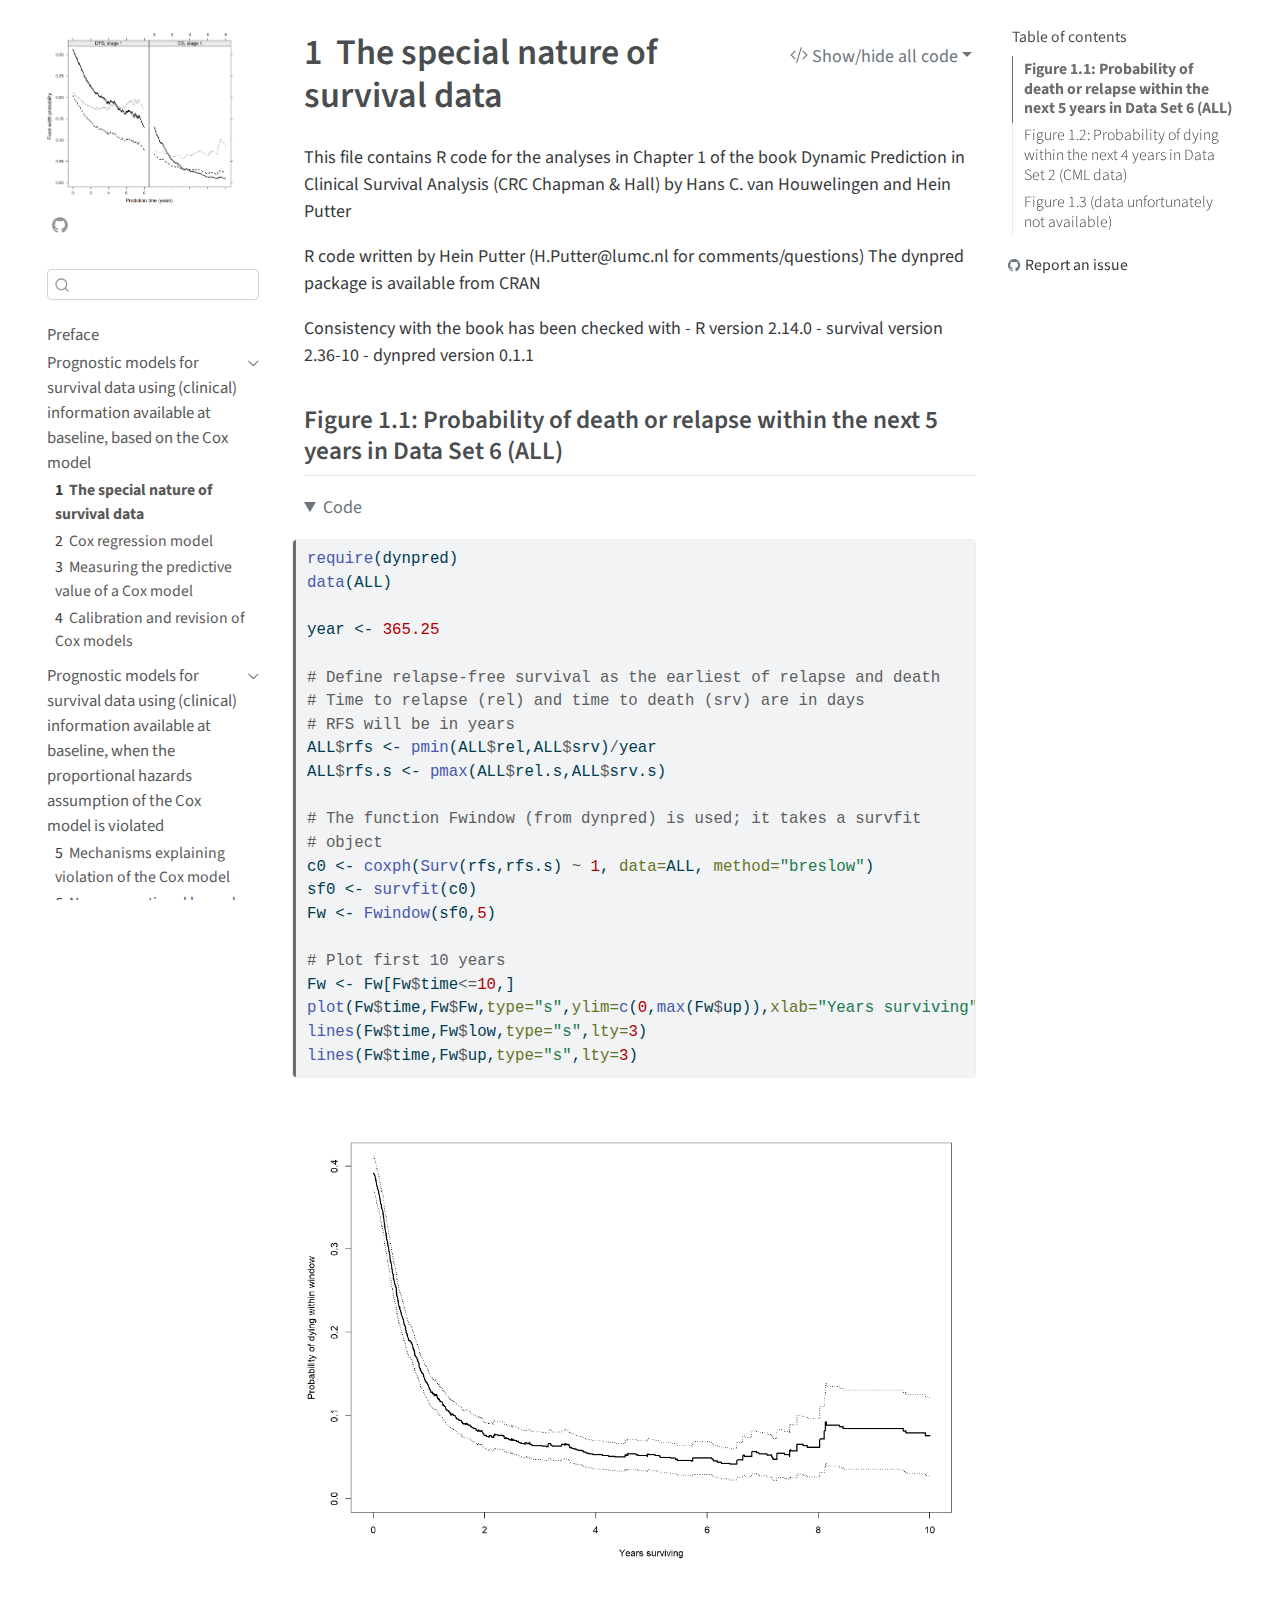
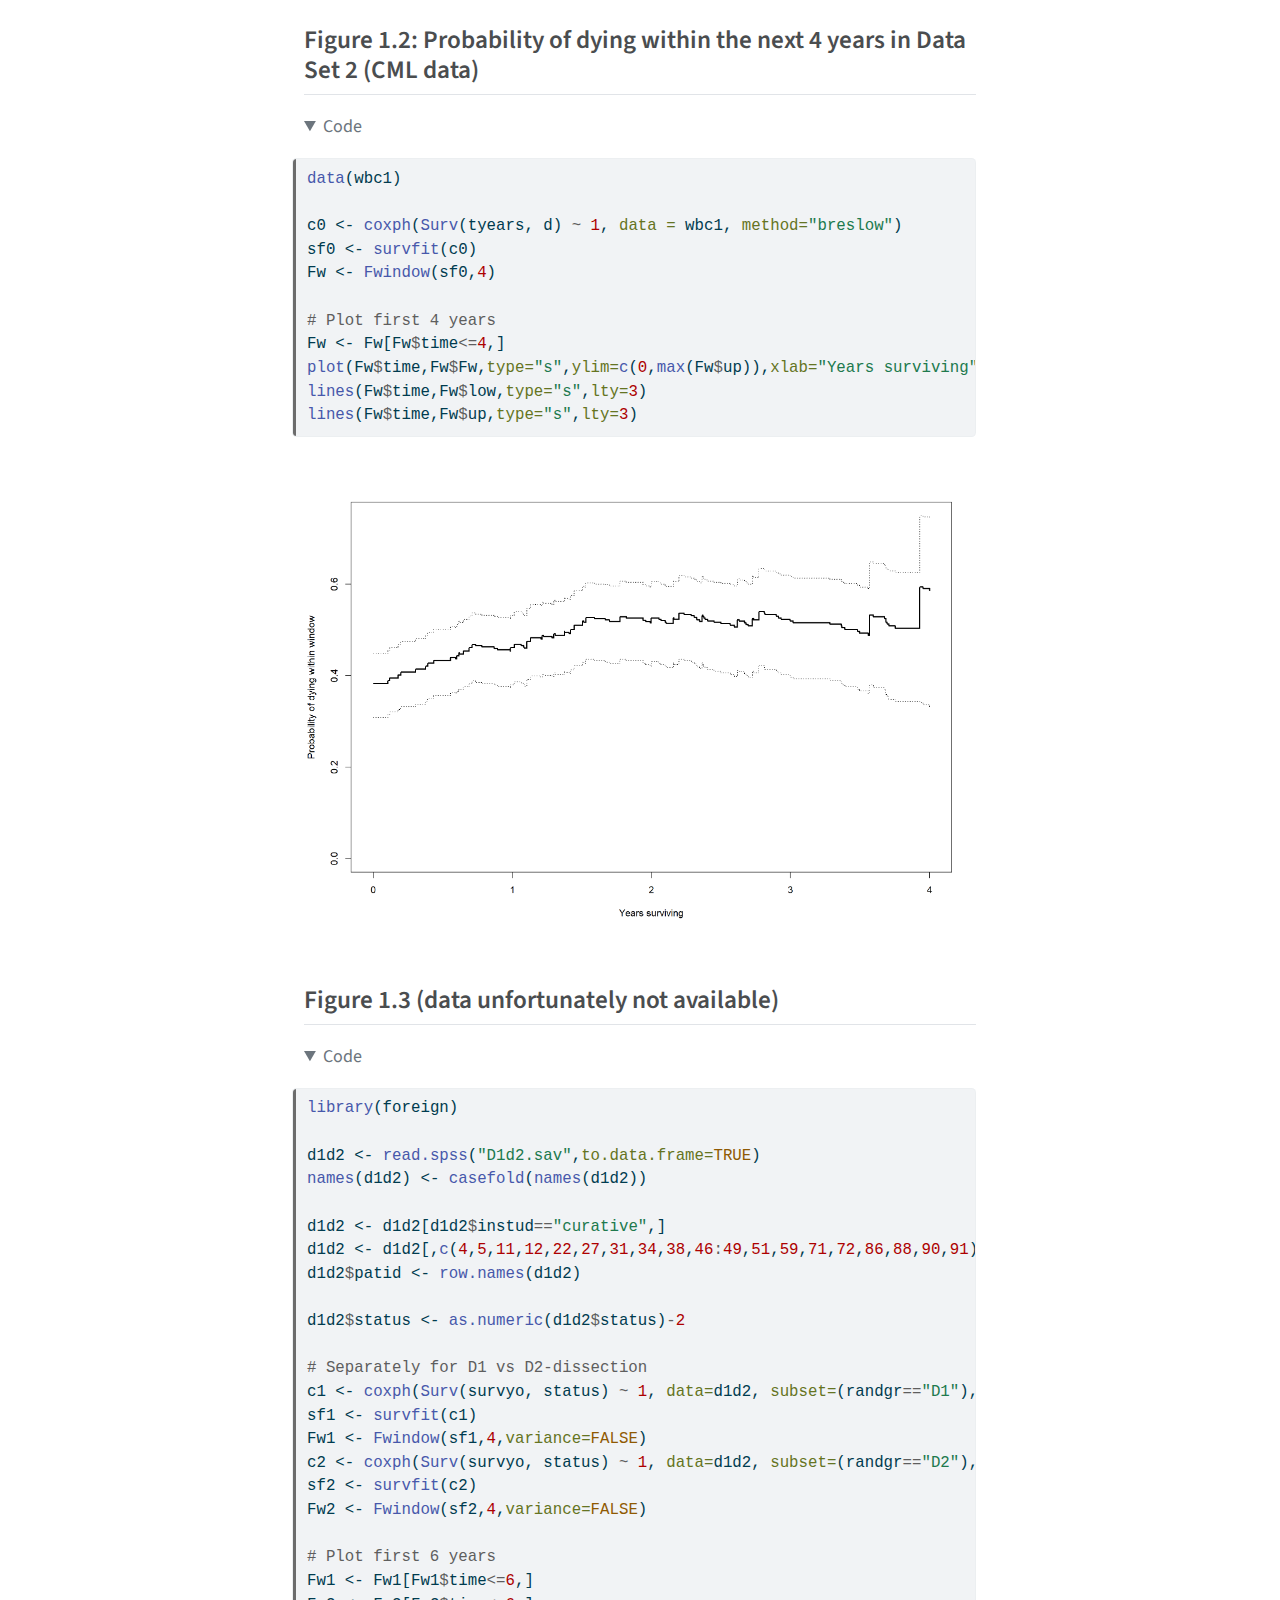
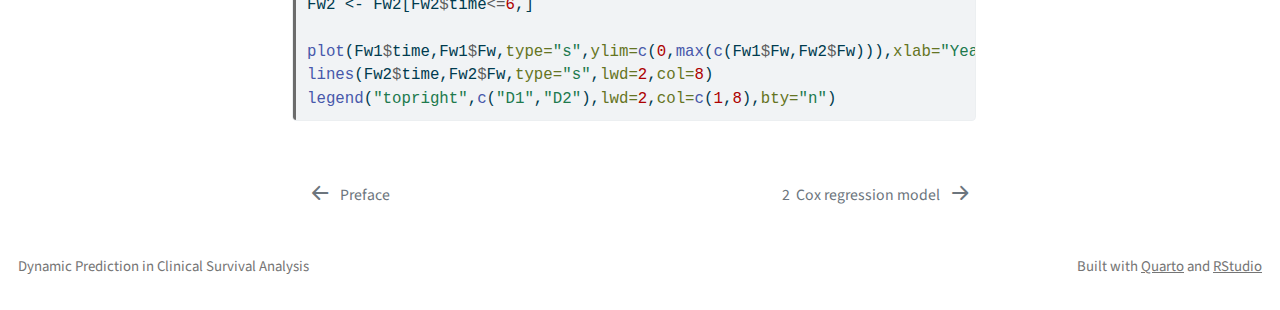
<file: docs/chapters/chapter_01.html>
<!DOCTYPE html>
<html xmlns="http://www.w3.org/1999/xhtml" lang="en" xml:lang="en"><head>

<meta charset="utf-8">
<meta name="generator" content="quarto-1.3.450">

<meta name="viewport" content="width=device-width, initial-scale=1.0, user-scalable=yes">


<title>Dynamic Prediction in Clinical Survival Analysis - 1&nbsp; The special nature of survival data</title>
<style>
code{white-space: pre-wrap;}
span.smallcaps{font-variant: small-caps;}
div.columns{display: flex; gap: min(4vw, 1.5em);}
div.column{flex: auto; overflow-x: auto;}
div.hanging-indent{margin-left: 1.5em; text-indent: -1.5em;}
ul.task-list{list-style: none;}
ul.task-list li input[type="checkbox"] {
  width: 0.8em;
  margin: 0 0.8em 0.2em -1em; /* quarto-specific, see https://github.com/quarto-dev/quarto-cli/issues/4556 */ 
  vertical-align: middle;
}
/* CSS for syntax highlighting */
pre > code.sourceCode { white-space: pre; position: relative; }
pre > code.sourceCode > span { display: inline-block; line-height: 1.25; }
pre > code.sourceCode > span:empty { height: 1.2em; }
.sourceCode { overflow: visible; }
code.sourceCode > span { color: inherit; text-decoration: inherit; }
div.sourceCode { margin: 1em 0; }
pre.sourceCode { margin: 0; }
@media screen {
div.sourceCode { overflow: auto; }
}
@media print {
pre > code.sourceCode { white-space: pre-wrap; }
pre > code.sourceCode > span { text-indent: -5em; padding-left: 5em; }
}
pre.numberSource code
  { counter-reset: source-line 0; }
pre.numberSource code > span
  { position: relative; left: -4em; counter-increment: source-line; }
pre.numberSource code > span > a:first-child::before
  { content: counter(source-line);
    position: relative; left: -1em; text-align: right; vertical-align: baseline;
    border: none; display: inline-block;
    -webkit-touch-callout: none; -webkit-user-select: none;
    -khtml-user-select: none; -moz-user-select: none;
    -ms-user-select: none; user-select: none;
    padding: 0 4px; width: 4em;
  }
pre.numberSource { margin-left: 3em;  padding-left: 4px; }
div.sourceCode
  {   }
@media screen {
pre > code.sourceCode > span > a:first-child::before { text-decoration: underline; }
}
</style>


<script src="../site_libs/quarto-nav/quarto-nav.js"></script>
<script src="../site_libs/quarto-nav/headroom.min.js"></script>
<script src="../site_libs/clipboard/clipboard.min.js"></script>
<script src="../site_libs/quarto-search/autocomplete.umd.js"></script>
<script src="../site_libs/quarto-search/fuse.min.js"></script>
<script src="../site_libs/quarto-search/quarto-search.js"></script>
<meta name="quarto:offset" content="../">
<link href="../chapters/chapter_02.html" rel="next">
<link href="../index.html" rel="prev">
<link href="../front-curves.png" rel="icon" type="image/png">
<script src="../site_libs/quarto-html/quarto.js"></script>
<script src="../site_libs/quarto-html/popper.min.js"></script>
<script src="../site_libs/quarto-html/tippy.umd.min.js"></script>
<script src="../site_libs/quarto-html/anchor.min.js"></script>
<link href="../site_libs/quarto-html/tippy.css" rel="stylesheet">
<link href="../site_libs/quarto-html/quarto-syntax-highlighting.css" rel="stylesheet" id="quarto-text-highlighting-styles">
<script src="../site_libs/bootstrap/bootstrap.min.js"></script>
<link href="../site_libs/bootstrap/bootstrap-icons.css" rel="stylesheet">
<link href="../site_libs/bootstrap/bootstrap.min.css" rel="stylesheet" id="quarto-bootstrap" data-mode="light">
<script id="quarto-search-options" type="application/json">{
  "location": "sidebar",
  "copy-button": false,
  "collapse-after": 3,
  "panel-placement": "start",
  "type": "textbox",
  "limit": 20,
  "language": {
    "search-no-results-text": "No results",
    "search-matching-documents-text": "matching documents",
    "search-copy-link-title": "Copy link to search",
    "search-hide-matches-text": "Hide additional matches",
    "search-more-match-text": "more match in this document",
    "search-more-matches-text": "more matches in this document",
    "search-clear-button-title": "Clear",
    "search-detached-cancel-button-title": "Cancel",
    "search-submit-button-title": "Submit",
    "search-label": "Search"
  }
}</script>


</head>

<body class="nav-sidebar floating">

<div id="quarto-search-results"></div>
  <header id="quarto-header" class="headroom fixed-top">
  <nav class="quarto-secondary-nav">
    <div class="container-fluid d-flex">
      <button type="button" class="quarto-btn-toggle btn" data-bs-toggle="collapse" data-bs-target="#quarto-sidebar,#quarto-sidebar-glass" aria-controls="quarto-sidebar" aria-expanded="false" aria-label="Toggle sidebar navigation" onclick="if (window.quartoToggleHeadroom) { window.quartoToggleHeadroom(); }">
        <i class="bi bi-layout-text-sidebar-reverse"></i>
      </button>
      <nav class="quarto-page-breadcrumbs" aria-label="breadcrumb"><ol class="breadcrumb"><li class="breadcrumb-item"><a href="../chapters/chapter_01.html">Prognostic models for survival data using (clinical) information available at baseline, based on the Cox model</a></li><li class="breadcrumb-item"><a href="../chapters/chapter_01.html"><span class="chapter-number">1</span>&nbsp; <span class="chapter-title">The special nature of survival data</span></a></li></ol></nav>
      <a class="flex-grow-1" role="button" data-bs-toggle="collapse" data-bs-target="#quarto-sidebar,#quarto-sidebar-glass" aria-controls="quarto-sidebar" aria-expanded="false" aria-label="Toggle sidebar navigation" onclick="if (window.quartoToggleHeadroom) { window.quartoToggleHeadroom(); }">      
      </a>
      <button type="button" class="btn quarto-search-button" aria-label="" onclick="window.quartoOpenSearch();">
        <i class="bi bi-search"></i>
      </button>
    </div>
  </nav>
</header>
<!-- content -->
<div id="quarto-content" class="quarto-container page-columns page-rows-contents page-layout-article">
<!-- sidebar -->
  <nav id="quarto-sidebar" class="sidebar collapse collapse-horizontal sidebar-navigation floating overflow-auto">
    <div class="pt-lg-2 mt-2 text-left sidebar-header sidebar-header-stacked">
      <a href="../index.html" class="sidebar-logo-link">
      <img src="../front-curves.png" alt="" class="sidebar-logo py-0 d-lg-inline d-none">
      </a>
    <div class="sidebar-title mb-0 py-0">
      <a href="../"></a> 
        <div class="sidebar-tools-main">
    <a href="https://github.com/survival-lumc/DynamicPrediction-book" rel="" title="Source Code" class="quarto-navigation-tool px-1" aria-label="Source Code"><i class="bi bi-github"></i></a>
</div>
    </div>
      </div>
        <div class="mt-2 flex-shrink-0 align-items-center">
        <div class="sidebar-search">
        <div id="quarto-search" class="" title="Search"></div>
        </div>
        </div>
    <div class="sidebar-menu-container"> 
    <ul class="list-unstyled mt-1">
        <li class="sidebar-item">
  <div class="sidebar-item-container"> 
  <a href="../index.html" class="sidebar-item-text sidebar-link">
 <span class="menu-text">Preface</span></a>
  </div>
</li>
        <li class="sidebar-item sidebar-item-section">
      <div class="sidebar-item-container"> 
            <a class="sidebar-item-text sidebar-link text-start" data-bs-toggle="collapse" data-bs-target="#quarto-sidebar-section-1" aria-expanded="true">
 <span class="menu-text">Prognostic models for survival data using (clinical) information available at baseline, based on the Cox model</span></a>
          <a class="sidebar-item-toggle text-start" data-bs-toggle="collapse" data-bs-target="#quarto-sidebar-section-1" aria-expanded="true" aria-label="Toggle section">
            <i class="bi bi-chevron-right ms-2"></i>
          </a> 
      </div>
      <ul id="quarto-sidebar-section-1" class="collapse list-unstyled sidebar-section depth1 show">  
          <li class="sidebar-item">
  <div class="sidebar-item-container"> 
  <a href="../chapters/chapter_01.html" class="sidebar-item-text sidebar-link active">
 <span class="menu-text"><span class="chapter-number">1</span>&nbsp; <span class="chapter-title">The special nature of survival data</span></span></a>
  </div>
</li>
          <li class="sidebar-item">
  <div class="sidebar-item-container"> 
  <a href="../chapters/chapter_02.html" class="sidebar-item-text sidebar-link">
 <span class="menu-text"><span class="chapter-number">2</span>&nbsp; <span class="chapter-title">Cox regression model</span></span></a>
  </div>
</li>
          <li class="sidebar-item">
  <div class="sidebar-item-container"> 
  <a href="../chapters/chapter_03.html" class="sidebar-item-text sidebar-link">
 <span class="menu-text"><span class="chapter-number">3</span>&nbsp; <span class="chapter-title">Measuring the predictive value of a Cox model</span></span></a>
  </div>
</li>
          <li class="sidebar-item">
  <div class="sidebar-item-container"> 
  <a href="../chapters/chapter_04.html" class="sidebar-item-text sidebar-link">
 <span class="menu-text"><span class="chapter-number">4</span>&nbsp; <span class="chapter-title">Calibration and revision of Cox models</span></span></a>
  </div>
</li>
      </ul>
  </li>
        <li class="sidebar-item sidebar-item-section">
      <div class="sidebar-item-container"> 
            <a class="sidebar-item-text sidebar-link text-start" data-bs-toggle="collapse" data-bs-target="#quarto-sidebar-section-2" aria-expanded="true">
 <span class="menu-text">Prognostic models for survival data using (clinical) information available at baseline, when the proportional hazards assumption of the Cox model is violated</span></a>
          <a class="sidebar-item-toggle text-start" data-bs-toggle="collapse" data-bs-target="#quarto-sidebar-section-2" aria-expanded="true" aria-label="Toggle section">
            <i class="bi bi-chevron-right ms-2"></i>
          </a> 
      </div>
      <ul id="quarto-sidebar-section-2" class="collapse list-unstyled sidebar-section depth1 show">  
          <li class="sidebar-item">
  <div class="sidebar-item-container"> 
  <a href="../chapters/chapter_05.html" class="sidebar-item-text sidebar-link">
 <span class="menu-text"><span class="chapter-number">5</span>&nbsp; <span class="chapter-title">Mechanisms explaining violation of the Cox model</span></span></a>
  </div>
</li>
          <li class="sidebar-item">
  <div class="sidebar-item-container"> 
  <a href="../chapters/chapter_06.html" class="sidebar-item-text sidebar-link">
 <span class="menu-text"><span class="chapter-number">6</span>&nbsp; <span class="chapter-title">Non-proportional hazards models</span></span></a>
  </div>
</li>
          <li class="sidebar-item">
  <div class="sidebar-item-container"> 
  <a href="../chapters/chapter_07.html" class="sidebar-item-text sidebar-link">
 <span class="menu-text"><span class="chapter-number">7</span>&nbsp; <span class="chapter-title">Dealing with non-proportional hazards</span></span></a>
  </div>
</li>
      </ul>
  </li>
        <li class="sidebar-item sidebar-item-section">
      <div class="sidebar-item-container"> 
            <a class="sidebar-item-text sidebar-link text-start" data-bs-toggle="collapse" data-bs-target="#quarto-sidebar-section-3" aria-expanded="true">
 <span class="menu-text">Dynamic prognostic models for survival data using time-dependent information</span></a>
          <a class="sidebar-item-toggle text-start" data-bs-toggle="collapse" data-bs-target="#quarto-sidebar-section-3" aria-expanded="true" aria-label="Toggle section">
            <i class="bi bi-chevron-right ms-2"></i>
          </a> 
      </div>
      <ul id="quarto-sidebar-section-3" class="collapse list-unstyled sidebar-section depth1 show">  
          <li class="sidebar-item">
  <div class="sidebar-item-container"> 
  <a href="../chapters/chapter_08.html" class="sidebar-item-text sidebar-link">
 <span class="menu-text"><span class="chapter-number">8</span>&nbsp; <span class="chapter-title">Dynamic predictions using biomarkers</span></span></a>
  </div>
</li>
          <li class="sidebar-item">
  <div class="sidebar-item-container"> 
  <a href="../chapters/chapter_09.html" class="sidebar-item-text sidebar-link">
 <span class="menu-text"><span class="chapter-number">9</span>&nbsp; <span class="chapter-title">Dynamic prediction in multi-state models</span></span></a>
  </div>
</li>
          <li class="sidebar-item">
  <div class="sidebar-item-container"> 
  <a href="../chapters/chapter_10.html" class="sidebar-item-text sidebar-link">
 <span class="menu-text"><span class="chapter-number">10</span>&nbsp; <span class="chapter-title">Dynamic prediction in chronic disease</span></span></a>
  </div>
</li>
      </ul>
  </li>
        <li class="sidebar-item sidebar-item-section">
      <div class="sidebar-item-container"> 
            <a class="sidebar-item-text sidebar-link text-start" data-bs-toggle="collapse" data-bs-target="#quarto-sidebar-section-4" aria-expanded="true">
 <span class="menu-text">Dynamic prognostic models for survival data using genomic data</span></a>
          <a class="sidebar-item-toggle text-start" data-bs-toggle="collapse" data-bs-target="#quarto-sidebar-section-4" aria-expanded="true" aria-label="Toggle section">
            <i class="bi bi-chevron-right ms-2"></i>
          </a> 
      </div>
      <ul id="quarto-sidebar-section-4" class="collapse list-unstyled sidebar-section depth1 show">  
          <li class="sidebar-item">
  <div class="sidebar-item-container"> 
  <a href="../chapters/chapter_11.html" class="sidebar-item-text sidebar-link">
 <span class="menu-text"><span class="chapter-number">11</span>&nbsp; <span class="chapter-title">Penalized Cox models</span></span></a>
  </div>
</li>
          <li class="sidebar-item">
  <div class="sidebar-item-container"> 
  <a href="../chapters/chapter_12.html" class="sidebar-item-text sidebar-link">
 <span class="menu-text"><span class="chapter-number">12</span>&nbsp; <span class="chapter-title">Dynamic prediction based on genomic data</span></span></a>
  </div>
</li>
      </ul>
  </li>
        <li class="sidebar-item">
  <div class="sidebar-item-container"> 
  <a href="../errata.html" class="sidebar-item-text sidebar-link">
 <span class="menu-text">Errata</span></a>
  </div>
</li>
    </ul>
    </div>
</nav>
<div id="quarto-sidebar-glass" data-bs-toggle="collapse" data-bs-target="#quarto-sidebar,#quarto-sidebar-glass"></div>
<!-- margin-sidebar -->
    <div id="quarto-margin-sidebar" class="sidebar margin-sidebar">
        <nav id="TOC" role="doc-toc" class="toc-active">
    <h2 id="toc-title">Table of contents</h2>
   
  <ul>
  <li><a href="#figure-1.1-probability-of-death-or-relapse-within-the-next-5-years-in-data-set-6-all" id="toc-figure-1.1-probability-of-death-or-relapse-within-the-next-5-years-in-data-set-6-all" class="nav-link active" data-scroll-target="#figure-1.1-probability-of-death-or-relapse-within-the-next-5-years-in-data-set-6-all">Figure 1.1: Probability of death or relapse within the next 5 years in Data Set 6 (ALL)</a></li>
  <li><a href="#figure-1.2-probability-of-dying-within-the-next-4-years-in-data-set-2-cml-data" id="toc-figure-1.2-probability-of-dying-within-the-next-4-years-in-data-set-2-cml-data" class="nav-link" data-scroll-target="#figure-1.2-probability-of-dying-within-the-next-4-years-in-data-set-2-cml-data">Figure 1.2: Probability of dying within the next 4 years in Data Set 2 (CML data)</a></li>
  <li><a href="#figure-1.3-data-unfortunately-not-available" id="toc-figure-1.3-data-unfortunately-not-available" class="nav-link" data-scroll-target="#figure-1.3-data-unfortunately-not-available">Figure 1.3 (data unfortunately not available)</a></li>
  </ul>
<div class="toc-actions"><div><i class="bi bi-github"></i></div><div class="action-links"><p><a href="https://github.com/survival-lumc/DynamicPrediction-book/issues/new" class="toc-action">Report an issue</a></p></div></div></nav>
    </div>
<!-- main -->
<main class="content" id="quarto-document-content">

<header id="title-block-header" class="quarto-title-block default">
<div class="quarto-title">
<div class="quarto-title-block"><div><h1 class="title"><span class="chapter-number">1</span>&nbsp; <span class="chapter-title">The special nature of survival data</span></h1><button type="button" class="btn code-tools-button dropdown-toggle" id="quarto-code-tools-menu" data-bs-toggle="dropdown" aria-expanded="false"><i class="bi"></i> Show/hide all code</button><ul class="dropdown-menu dropdown-menu-end" aria-labelelledby="quarto-code-tools-menu"><li><a id="quarto-show-all-code" class="dropdown-item" href="javascript:void(0)" role="button">Show All Code</a></li><li><a id="quarto-hide-all-code" class="dropdown-item" href="javascript:void(0)" role="button">Hide All Code</a></li></ul></div></div>
</div>



<div class="quarto-title-meta">

    
  
    
  </div>
  

</header>

<p>This file contains R code for the analyses in Chapter 1 of the book Dynamic Prediction in Clinical Survival Analysis (CRC Chapman &amp; Hall) by Hans C. van Houwelingen and Hein Putter</p>
<p>R code written by Hein Putter (H.Putter@lumc.nl for comments/questions) The dynpred package is available from CRAN</p>
<p>Consistency with the book has been checked with - R version 2.14.0 - survival version 2.36-10 - dynpred version 0.1.1</p>
<section id="figure-1.1-probability-of-death-or-relapse-within-the-next-5-years-in-data-set-6-all" class="level2">
<h2 class="anchored" data-anchor-id="figure-1.1-probability-of-death-or-relapse-within-the-next-5-years-in-data-set-6-all">Figure 1.1: Probability of death or relapse within the next 5 years in Data Set 6 (ALL)</h2>
<div class="cell" data-hash="chapter_01_cache/html/fig1.1_d332bfd3fbb28f13546b2560e49d840b">
<details open="">
<summary>Code</summary>
<div class="sourceCode cell-code" id="cb1"><pre class="sourceCode r code-with-copy"><code class="sourceCode r"><span id="cb1-1"><a href="#cb1-1" aria-hidden="true" tabindex="-1"></a><span class="fu">require</span>(dynpred)</span>
<span id="cb1-2"><a href="#cb1-2" aria-hidden="true" tabindex="-1"></a><span class="fu">data</span>(ALL)</span>
<span id="cb1-3"><a href="#cb1-3" aria-hidden="true" tabindex="-1"></a></span>
<span id="cb1-4"><a href="#cb1-4" aria-hidden="true" tabindex="-1"></a>year <span class="ot">&lt;-</span> <span class="fl">365.25</span></span>
<span id="cb1-5"><a href="#cb1-5" aria-hidden="true" tabindex="-1"></a></span>
<span id="cb1-6"><a href="#cb1-6" aria-hidden="true" tabindex="-1"></a><span class="co"># Define relapse-free survival as the earliest of relapse and death</span></span>
<span id="cb1-7"><a href="#cb1-7" aria-hidden="true" tabindex="-1"></a><span class="co"># Time to relapse (rel) and time to death (srv) are in days</span></span>
<span id="cb1-8"><a href="#cb1-8" aria-hidden="true" tabindex="-1"></a><span class="co"># RFS will be in years</span></span>
<span id="cb1-9"><a href="#cb1-9" aria-hidden="true" tabindex="-1"></a>ALL<span class="sc">$</span>rfs <span class="ot">&lt;-</span> <span class="fu">pmin</span>(ALL<span class="sc">$</span>rel,ALL<span class="sc">$</span>srv)<span class="sc">/</span>year</span>
<span id="cb1-10"><a href="#cb1-10" aria-hidden="true" tabindex="-1"></a>ALL<span class="sc">$</span>rfs.s <span class="ot">&lt;-</span> <span class="fu">pmax</span>(ALL<span class="sc">$</span>rel.s,ALL<span class="sc">$</span>srv.s)</span>
<span id="cb1-11"><a href="#cb1-11" aria-hidden="true" tabindex="-1"></a></span>
<span id="cb1-12"><a href="#cb1-12" aria-hidden="true" tabindex="-1"></a><span class="co"># The function Fwindow (from dynpred) is used; it takes a survfit</span></span>
<span id="cb1-13"><a href="#cb1-13" aria-hidden="true" tabindex="-1"></a><span class="co"># object</span></span>
<span id="cb1-14"><a href="#cb1-14" aria-hidden="true" tabindex="-1"></a>c0 <span class="ot">&lt;-</span> <span class="fu">coxph</span>(<span class="fu">Surv</span>(rfs,rfs.s) <span class="sc">~</span> <span class="dv">1</span>, <span class="at">data=</span>ALL, <span class="at">method=</span><span class="st">"breslow"</span>)</span>
<span id="cb1-15"><a href="#cb1-15" aria-hidden="true" tabindex="-1"></a>sf0 <span class="ot">&lt;-</span> <span class="fu">survfit</span>(c0)</span>
<span id="cb1-16"><a href="#cb1-16" aria-hidden="true" tabindex="-1"></a>Fw <span class="ot">&lt;-</span> <span class="fu">Fwindow</span>(sf0,<span class="dv">5</span>)</span>
<span id="cb1-17"><a href="#cb1-17" aria-hidden="true" tabindex="-1"></a></span>
<span id="cb1-18"><a href="#cb1-18" aria-hidden="true" tabindex="-1"></a><span class="co"># Plot first 10 years</span></span>
<span id="cb1-19"><a href="#cb1-19" aria-hidden="true" tabindex="-1"></a>Fw <span class="ot">&lt;-</span> Fw[Fw<span class="sc">$</span>time<span class="sc">&lt;=</span><span class="dv">10</span>,]</span>
<span id="cb1-20"><a href="#cb1-20" aria-hidden="true" tabindex="-1"></a><span class="fu">plot</span>(Fw<span class="sc">$</span>time,Fw<span class="sc">$</span>Fw,<span class="at">type=</span><span class="st">"s"</span>,<span class="at">ylim=</span><span class="fu">c</span>(<span class="dv">0</span>,<span class="fu">max</span>(Fw<span class="sc">$</span>up)),<span class="at">xlab=</span><span class="st">"Years surviving"</span>,<span class="at">ylab=</span><span class="st">"Probability of dying within window"</span>,<span class="at">lwd=</span><span class="dv">2</span>)</span>
<span id="cb1-21"><a href="#cb1-21" aria-hidden="true" tabindex="-1"></a><span class="fu">lines</span>(Fw<span class="sc">$</span>time,Fw<span class="sc">$</span>low,<span class="at">type=</span><span class="st">"s"</span>,<span class="at">lty=</span><span class="dv">3</span>)</span>
<span id="cb1-22"><a href="#cb1-22" aria-hidden="true" tabindex="-1"></a><span class="fu">lines</span>(Fw<span class="sc">$</span>time,Fw<span class="sc">$</span>up,<span class="at">type=</span><span class="st">"s"</span>,<span class="at">lty=</span><span class="dv">3</span>)</span></code><button title="Copy to Clipboard" class="code-copy-button"><i class="bi"></i></button></pre></div>
</details>
<div class="cell-output-display">
<p><img src="chapter_01_files/figure-html/fig1.1-1.png" class="img-fluid" width="1122"></p>
</div>
</div>
</section>
<section id="figure-1.2-probability-of-dying-within-the-next-4-years-in-data-set-2-cml-data" class="level2">
<h2 class="anchored" data-anchor-id="figure-1.2-probability-of-dying-within-the-next-4-years-in-data-set-2-cml-data">Figure 1.2: Probability of dying within the next 4 years in Data Set 2 (CML data)</h2>
<div class="cell" data-hash="chapter_01_cache/html/fig1.2_275607492d7f0a441885c56571d388d6">
<details open="">
<summary>Code</summary>
<div class="sourceCode cell-code" id="cb2"><pre class="sourceCode r code-with-copy"><code class="sourceCode r"><span id="cb2-1"><a href="#cb2-1" aria-hidden="true" tabindex="-1"></a><span class="fu">data</span>(wbc1)</span>
<span id="cb2-2"><a href="#cb2-2" aria-hidden="true" tabindex="-1"></a></span>
<span id="cb2-3"><a href="#cb2-3" aria-hidden="true" tabindex="-1"></a>c0 <span class="ot">&lt;-</span> <span class="fu">coxph</span>(<span class="fu">Surv</span>(tyears, d) <span class="sc">~</span> <span class="dv">1</span>, <span class="at">data =</span> wbc1, <span class="at">method=</span><span class="st">"breslow"</span>)</span>
<span id="cb2-4"><a href="#cb2-4" aria-hidden="true" tabindex="-1"></a>sf0 <span class="ot">&lt;-</span> <span class="fu">survfit</span>(c0)</span>
<span id="cb2-5"><a href="#cb2-5" aria-hidden="true" tabindex="-1"></a>Fw <span class="ot">&lt;-</span> <span class="fu">Fwindow</span>(sf0,<span class="dv">4</span>)</span>
<span id="cb2-6"><a href="#cb2-6" aria-hidden="true" tabindex="-1"></a></span>
<span id="cb2-7"><a href="#cb2-7" aria-hidden="true" tabindex="-1"></a><span class="co"># Plot first 4 years</span></span>
<span id="cb2-8"><a href="#cb2-8" aria-hidden="true" tabindex="-1"></a>Fw <span class="ot">&lt;-</span> Fw[Fw<span class="sc">$</span>time<span class="sc">&lt;=</span><span class="dv">4</span>,]</span>
<span id="cb2-9"><a href="#cb2-9" aria-hidden="true" tabindex="-1"></a><span class="fu">plot</span>(Fw<span class="sc">$</span>time,Fw<span class="sc">$</span>Fw,<span class="at">type=</span><span class="st">"s"</span>,<span class="at">ylim=</span><span class="fu">c</span>(<span class="dv">0</span>,<span class="fu">max</span>(Fw<span class="sc">$</span>up)),<span class="at">xlab=</span><span class="st">"Years surviving"</span>,<span class="at">ylab=</span><span class="st">"Probability of dying within window"</span>,<span class="at">lwd=</span><span class="dv">2</span>)</span>
<span id="cb2-10"><a href="#cb2-10" aria-hidden="true" tabindex="-1"></a><span class="fu">lines</span>(Fw<span class="sc">$</span>time,Fw<span class="sc">$</span>low,<span class="at">type=</span><span class="st">"s"</span>,<span class="at">lty=</span><span class="dv">3</span>)</span>
<span id="cb2-11"><a href="#cb2-11" aria-hidden="true" tabindex="-1"></a><span class="fu">lines</span>(Fw<span class="sc">$</span>time,Fw<span class="sc">$</span>up,<span class="at">type=</span><span class="st">"s"</span>,<span class="at">lty=</span><span class="dv">3</span>)</span></code><button title="Copy to Clipboard" class="code-copy-button"><i class="bi"></i></button></pre></div>
</details>
<div class="cell-output-display">
<p><img src="chapter_01_files/figure-html/fig1.2-1.png" class="img-fluid" width="1122"></p>
</div>
</div>
</section>
<section id="figure-1.3-data-unfortunately-not-available" class="level2">
<h2 class="anchored" data-anchor-id="figure-1.3-data-unfortunately-not-available">Figure 1.3 (data unfortunately not available)</h2>
<div class="cell" data-hash="chapter_01_cache/html/fig1.3_b5fc636987dcdb86dce63da3e77c1e22">
<details open="">
<summary>Code</summary>
<div class="sourceCode cell-code" id="cb3"><pre class="sourceCode r code-with-copy"><code class="sourceCode r"><span id="cb3-1"><a href="#cb3-1" aria-hidden="true" tabindex="-1"></a><span class="fu">library</span>(foreign)</span>
<span id="cb3-2"><a href="#cb3-2" aria-hidden="true" tabindex="-1"></a></span>
<span id="cb3-3"><a href="#cb3-3" aria-hidden="true" tabindex="-1"></a>d1d2 <span class="ot">&lt;-</span> <span class="fu">read.spss</span>(<span class="st">"D1d2.sav"</span>,<span class="at">to.data.frame=</span><span class="cn">TRUE</span>)</span>
<span id="cb3-4"><a href="#cb3-4" aria-hidden="true" tabindex="-1"></a><span class="fu">names</span>(d1d2) <span class="ot">&lt;-</span> <span class="fu">casefold</span>(<span class="fu">names</span>(d1d2))</span>
<span id="cb3-5"><a href="#cb3-5" aria-hidden="true" tabindex="-1"></a></span>
<span id="cb3-6"><a href="#cb3-6" aria-hidden="true" tabindex="-1"></a>d1d2 <span class="ot">&lt;-</span> d1d2[d1d2<span class="sc">$</span>instud<span class="sc">==</span><span class="st">"curative"</span>,]</span>
<span id="cb3-7"><a href="#cb3-7" aria-hidden="true" tabindex="-1"></a>d1d2 <span class="ot">&lt;-</span> d1d2[,<span class="fu">c</span>(<span class="dv">4</span>,<span class="dv">5</span>,<span class="dv">11</span>,<span class="dv">12</span>,<span class="dv">22</span>,<span class="dv">27</span>,<span class="dv">31</span>,<span class="dv">34</span>,<span class="dv">38</span>,<span class="dv">46</span><span class="sc">:</span><span class="dv">49</span>,<span class="dv">51</span>,<span class="dv">59</span>,<span class="dv">71</span>,<span class="dv">72</span>,<span class="dv">86</span>,<span class="dv">88</span>,<span class="dv">90</span>,<span class="dv">91</span>)]</span>
<span id="cb3-8"><a href="#cb3-8" aria-hidden="true" tabindex="-1"></a>d1d2<span class="sc">$</span>patid <span class="ot">&lt;-</span> <span class="fu">row.names</span>(d1d2)</span>
<span id="cb3-9"><a href="#cb3-9" aria-hidden="true" tabindex="-1"></a></span>
<span id="cb3-10"><a href="#cb3-10" aria-hidden="true" tabindex="-1"></a>d1d2<span class="sc">$</span>status <span class="ot">&lt;-</span> <span class="fu">as.numeric</span>(d1d2<span class="sc">$</span>status)<span class="sc">-</span><span class="dv">2</span></span>
<span id="cb3-11"><a href="#cb3-11" aria-hidden="true" tabindex="-1"></a></span>
<span id="cb3-12"><a href="#cb3-12" aria-hidden="true" tabindex="-1"></a><span class="co"># Separately for D1 vs D2-dissection</span></span>
<span id="cb3-13"><a href="#cb3-13" aria-hidden="true" tabindex="-1"></a>c1 <span class="ot">&lt;-</span> <span class="fu">coxph</span>(<span class="fu">Surv</span>(survyo, status) <span class="sc">~</span> <span class="dv">1</span>, <span class="at">data=</span>d1d2, <span class="at">subset=</span>(randgr<span class="sc">==</span><span class="st">"D1"</span>), <span class="at">method=</span><span class="st">"breslow"</span>)</span>
<span id="cb3-14"><a href="#cb3-14" aria-hidden="true" tabindex="-1"></a>sf1 <span class="ot">&lt;-</span> <span class="fu">survfit</span>(c1)</span>
<span id="cb3-15"><a href="#cb3-15" aria-hidden="true" tabindex="-1"></a>Fw1 <span class="ot">&lt;-</span> <span class="fu">Fwindow</span>(sf1,<span class="dv">4</span>,<span class="at">variance=</span><span class="cn">FALSE</span>)</span>
<span id="cb3-16"><a href="#cb3-16" aria-hidden="true" tabindex="-1"></a>c2 <span class="ot">&lt;-</span> <span class="fu">coxph</span>(<span class="fu">Surv</span>(survyo, status) <span class="sc">~</span> <span class="dv">1</span>, <span class="at">data=</span>d1d2, <span class="at">subset=</span>(randgr<span class="sc">==</span><span class="st">"D2"</span>), <span class="at">method=</span><span class="st">"breslow"</span>)</span>
<span id="cb3-17"><a href="#cb3-17" aria-hidden="true" tabindex="-1"></a>sf2 <span class="ot">&lt;-</span> <span class="fu">survfit</span>(c2)</span>
<span id="cb3-18"><a href="#cb3-18" aria-hidden="true" tabindex="-1"></a>Fw2 <span class="ot">&lt;-</span> <span class="fu">Fwindow</span>(sf2,<span class="dv">4</span>,<span class="at">variance=</span><span class="cn">FALSE</span>)</span>
<span id="cb3-19"><a href="#cb3-19" aria-hidden="true" tabindex="-1"></a></span>
<span id="cb3-20"><a href="#cb3-20" aria-hidden="true" tabindex="-1"></a><span class="co"># Plot first 6 years</span></span>
<span id="cb3-21"><a href="#cb3-21" aria-hidden="true" tabindex="-1"></a>Fw1 <span class="ot">&lt;-</span> Fw1[Fw1<span class="sc">$</span>time<span class="sc">&lt;=</span><span class="dv">6</span>,]</span>
<span id="cb3-22"><a href="#cb3-22" aria-hidden="true" tabindex="-1"></a>Fw2 <span class="ot">&lt;-</span> Fw2[Fw2<span class="sc">$</span>time<span class="sc">&lt;=</span><span class="dv">6</span>,]</span>
<span id="cb3-23"><a href="#cb3-23" aria-hidden="true" tabindex="-1"></a></span>
<span id="cb3-24"><a href="#cb3-24" aria-hidden="true" tabindex="-1"></a><span class="fu">plot</span>(Fw1<span class="sc">$</span>time,Fw1<span class="sc">$</span>Fw,<span class="at">type=</span><span class="st">"s"</span>,<span class="at">ylim=</span><span class="fu">c</span>(<span class="dv">0</span>,<span class="fu">max</span>(<span class="fu">c</span>(Fw1<span class="sc">$</span>Fw,Fw2<span class="sc">$</span>Fw))),<span class="at">xlab=</span><span class="st">"Years surviving"</span>,<span class="at">ylab=</span><span class="st">"Probability of dying within window"</span>,<span class="at">lwd=</span><span class="dv">2</span>)</span>
<span id="cb3-25"><a href="#cb3-25" aria-hidden="true" tabindex="-1"></a><span class="fu">lines</span>(Fw2<span class="sc">$</span>time,Fw2<span class="sc">$</span>Fw,<span class="at">type=</span><span class="st">"s"</span>,<span class="at">lwd=</span><span class="dv">2</span>,<span class="at">col=</span><span class="dv">8</span>)</span>
<span id="cb3-26"><a href="#cb3-26" aria-hidden="true" tabindex="-1"></a><span class="fu">legend</span>(<span class="st">"topright"</span>,<span class="fu">c</span>(<span class="st">"D1"</span>,<span class="st">"D2"</span>),<span class="at">lwd=</span><span class="dv">2</span>,<span class="at">col=</span><span class="fu">c</span>(<span class="dv">1</span>,<span class="dv">8</span>),<span class="at">bty=</span><span class="st">"n"</span>)</span></code><button title="Copy to Clipboard" class="code-copy-button"><i class="bi"></i></button></pre></div>
</details>
</div>


</section>

</main> <!-- /main -->
<script id="quarto-html-after-body" type="application/javascript">
window.document.addEventListener("DOMContentLoaded", function (event) {
  const toggleBodyColorMode = (bsSheetEl) => {
    const mode = bsSheetEl.getAttribute("data-mode");
    const bodyEl = window.document.querySelector("body");
    if (mode === "dark") {
      bodyEl.classList.add("quarto-dark");
      bodyEl.classList.remove("quarto-light");
    } else {
      bodyEl.classList.add("quarto-light");
      bodyEl.classList.remove("quarto-dark");
    }
  }
  const toggleBodyColorPrimary = () => {
    const bsSheetEl = window.document.querySelector("link#quarto-bootstrap");
    if (bsSheetEl) {
      toggleBodyColorMode(bsSheetEl);
    }
  }
  toggleBodyColorPrimary();  
  const icon = "";
  const anchorJS = new window.AnchorJS();
  anchorJS.options = {
    placement: 'right',
    icon: icon
  };
  anchorJS.add('.anchored');
  const isCodeAnnotation = (el) => {
    for (const clz of el.classList) {
      if (clz.startsWith('code-annotation-')) {                     
        return true;
      }
    }
    return false;
  }
  const clipboard = new window.ClipboardJS('.code-copy-button', {
    text: function(trigger) {
      const codeEl = trigger.previousElementSibling.cloneNode(true);
      for (const childEl of codeEl.children) {
        if (isCodeAnnotation(childEl)) {
          childEl.remove();
        }
      }
      return codeEl.innerText;
    }
  });
  clipboard.on('success', function(e) {
    // button target
    const button = e.trigger;
    // don't keep focus
    button.blur();
    // flash "checked"
    button.classList.add('code-copy-button-checked');
    var currentTitle = button.getAttribute("title");
    button.setAttribute("title", "Copied!");
    let tooltip;
    if (window.bootstrap) {
      button.setAttribute("data-bs-toggle", "tooltip");
      button.setAttribute("data-bs-placement", "left");
      button.setAttribute("data-bs-title", "Copied!");
      tooltip = new bootstrap.Tooltip(button, 
        { trigger: "manual", 
          customClass: "code-copy-button-tooltip",
          offset: [0, -8]});
      tooltip.show();    
    }
    setTimeout(function() {
      if (tooltip) {
        tooltip.hide();
        button.removeAttribute("data-bs-title");
        button.removeAttribute("data-bs-toggle");
        button.removeAttribute("data-bs-placement");
      }
      button.setAttribute("title", currentTitle);
      button.classList.remove('code-copy-button-checked');
    }, 1000);
    // clear code selection
    e.clearSelection();
  });
  const viewSource = window.document.getElementById('quarto-view-source') ||
                     window.document.getElementById('quarto-code-tools-source');
  if (viewSource) {
    const sourceUrl = viewSource.getAttribute("data-quarto-source-url");
    viewSource.addEventListener("click", function(e) {
      if (sourceUrl) {
        // rstudio viewer pane
        if (/\bcapabilities=\b/.test(window.location)) {
          window.open(sourceUrl);
        } else {
          window.location.href = sourceUrl;
        }
      } else {
        const modal = new bootstrap.Modal(document.getElementById('quarto-embedded-source-code-modal'));
        modal.show();
      }
      return false;
    });
  }
  function toggleCodeHandler(show) {
    return function(e) {
      const detailsSrc = window.document.querySelectorAll(".cell > details > .sourceCode");
      for (let i=0; i<detailsSrc.length; i++) {
        const details = detailsSrc[i].parentElement;
        if (show) {
          details.open = true;
        } else {
          details.removeAttribute("open");
        }
      }
      const cellCodeDivs = window.document.querySelectorAll(".cell > .sourceCode");
      const fromCls = show ? "hidden" : "unhidden";
      const toCls = show ? "unhidden" : "hidden";
      for (let i=0; i<cellCodeDivs.length; i++) {
        const codeDiv = cellCodeDivs[i];
        if (codeDiv.classList.contains(fromCls)) {
          codeDiv.classList.remove(fromCls);
          codeDiv.classList.add(toCls);
        } 
      }
      return false;
    }
  }
  const hideAllCode = window.document.getElementById("quarto-hide-all-code");
  if (hideAllCode) {
    hideAllCode.addEventListener("click", toggleCodeHandler(false));
  }
  const showAllCode = window.document.getElementById("quarto-show-all-code");
  if (showAllCode) {
    showAllCode.addEventListener("click", toggleCodeHandler(true));
  }
  function tippyHover(el, contentFn) {
    const config = {
      allowHTML: true,
      content: contentFn,
      maxWidth: 500,
      delay: 100,
      arrow: false,
      appendTo: function(el) {
          return el.parentElement;
      },
      interactive: true,
      interactiveBorder: 10,
      theme: 'quarto',
      placement: 'bottom-start'
    };
    window.tippy(el, config); 
  }
  const noterefs = window.document.querySelectorAll('a[role="doc-noteref"]');
  for (var i=0; i<noterefs.length; i++) {
    const ref = noterefs[i];
    tippyHover(ref, function() {
      // use id or data attribute instead here
      let href = ref.getAttribute('data-footnote-href') || ref.getAttribute('href');
      try { href = new URL(href).hash; } catch {}
      const id = href.replace(/^#\/?/, "");
      const note = window.document.getElementById(id);
      return note.innerHTML;
    });
  }
      let selectedAnnoteEl;
      const selectorForAnnotation = ( cell, annotation) => {
        let cellAttr = 'data-code-cell="' + cell + '"';
        let lineAttr = 'data-code-annotation="' +  annotation + '"';
        const selector = 'span[' + cellAttr + '][' + lineAttr + ']';
        return selector;
      }
      const selectCodeLines = (annoteEl) => {
        const doc = window.document;
        const targetCell = annoteEl.getAttribute("data-target-cell");
        const targetAnnotation = annoteEl.getAttribute("data-target-annotation");
        const annoteSpan = window.document.querySelector(selectorForAnnotation(targetCell, targetAnnotation));
        const lines = annoteSpan.getAttribute("data-code-lines").split(",");
        const lineIds = lines.map((line) => {
          return targetCell + "-" + line;
        })
        let top = null;
        let height = null;
        let parent = null;
        if (lineIds.length > 0) {
            //compute the position of the single el (top and bottom and make a div)
            const el = window.document.getElementById(lineIds[0]);
            top = el.offsetTop;
            height = el.offsetHeight;
            parent = el.parentElement.parentElement;
          if (lineIds.length > 1) {
            const lastEl = window.document.getElementById(lineIds[lineIds.length - 1]);
            const bottom = lastEl.offsetTop + lastEl.offsetHeight;
            height = bottom - top;
          }
          if (top !== null && height !== null && parent !== null) {
            // cook up a div (if necessary) and position it 
            let div = window.document.getElementById("code-annotation-line-highlight");
            if (div === null) {
              div = window.document.createElement("div");
              div.setAttribute("id", "code-annotation-line-highlight");
              div.style.position = 'absolute';
              parent.appendChild(div);
            }
            div.style.top = top - 2 + "px";
            div.style.height = height + 4 + "px";
            let gutterDiv = window.document.getElementById("code-annotation-line-highlight-gutter");
            if (gutterDiv === null) {
              gutterDiv = window.document.createElement("div");
              gutterDiv.setAttribute("id", "code-annotation-line-highlight-gutter");
              gutterDiv.style.position = 'absolute';
              const codeCell = window.document.getElementById(targetCell);
              const gutter = codeCell.querySelector('.code-annotation-gutter');
              gutter.appendChild(gutterDiv);
            }
            gutterDiv.style.top = top - 2 + "px";
            gutterDiv.style.height = height + 4 + "px";
          }
          selectedAnnoteEl = annoteEl;
        }
      };
      const unselectCodeLines = () => {
        const elementsIds = ["code-annotation-line-highlight", "code-annotation-line-highlight-gutter"];
        elementsIds.forEach((elId) => {
          const div = window.document.getElementById(elId);
          if (div) {
            div.remove();
          }
        });
        selectedAnnoteEl = undefined;
      };
      // Attach click handler to the DT
      const annoteDls = window.document.querySelectorAll('dt[data-target-cell]');
      for (const annoteDlNode of annoteDls) {
        annoteDlNode.addEventListener('click', (event) => {
          const clickedEl = event.target;
          if (clickedEl !== selectedAnnoteEl) {
            unselectCodeLines();
            const activeEl = window.document.querySelector('dt[data-target-cell].code-annotation-active');
            if (activeEl) {
              activeEl.classList.remove('code-annotation-active');
            }
            selectCodeLines(clickedEl);
            clickedEl.classList.add('code-annotation-active');
          } else {
            // Unselect the line
            unselectCodeLines();
            clickedEl.classList.remove('code-annotation-active');
          }
        });
      }
  const findCites = (el) => {
    const parentEl = el.parentElement;
    if (parentEl) {
      const cites = parentEl.dataset.cites;
      if (cites) {
        return {
          el,
          cites: cites.split(' ')
        };
      } else {
        return findCites(el.parentElement)
      }
    } else {
      return undefined;
    }
  };
  var bibliorefs = window.document.querySelectorAll('a[role="doc-biblioref"]');
  for (var i=0; i<bibliorefs.length; i++) {
    const ref = bibliorefs[i];
    const citeInfo = findCites(ref);
    if (citeInfo) {
      tippyHover(citeInfo.el, function() {
        var popup = window.document.createElement('div');
        citeInfo.cites.forEach(function(cite) {
          var citeDiv = window.document.createElement('div');
          citeDiv.classList.add('hanging-indent');
          citeDiv.classList.add('csl-entry');
          var biblioDiv = window.document.getElementById('ref-' + cite);
          if (biblioDiv) {
            citeDiv.innerHTML = biblioDiv.innerHTML;
          }
          popup.appendChild(citeDiv);
        });
        return popup.innerHTML;
      });
    }
  }
});
</script>
<nav class="page-navigation">
  <div class="nav-page nav-page-previous">
      <a href="../index.html" class="pagination-link">
        <i class="bi bi-arrow-left-short"></i> <span class="nav-page-text">Preface</span>
      </a>          
  </div>
  <div class="nav-page nav-page-next">
      <a href="../chapters/chapter_02.html" class="pagination-link">
        <span class="nav-page-text"><span class="chapter-number">2</span>&nbsp; <span class="chapter-title">Cox regression model</span></span> <i class="bi bi-arrow-right-short"></i>
      </a>
  </div>
</nav>
</div> <!-- /content -->
<footer class="footer">
  <div class="nav-footer">
    <div class="nav-footer-left">Dynamic Prediction in Clinical Survival Analysis</div>   
    <div class="nav-footer-center">
      &nbsp;
    </div>
    <div class="nav-footer-right">Built with <a href="https://quarto.org/">Quarto</a> and <a href="https://posit.co/products/open-source/rstudio/">RStudio</a></div>
  </div>
</footer>



</body></html>
</file>
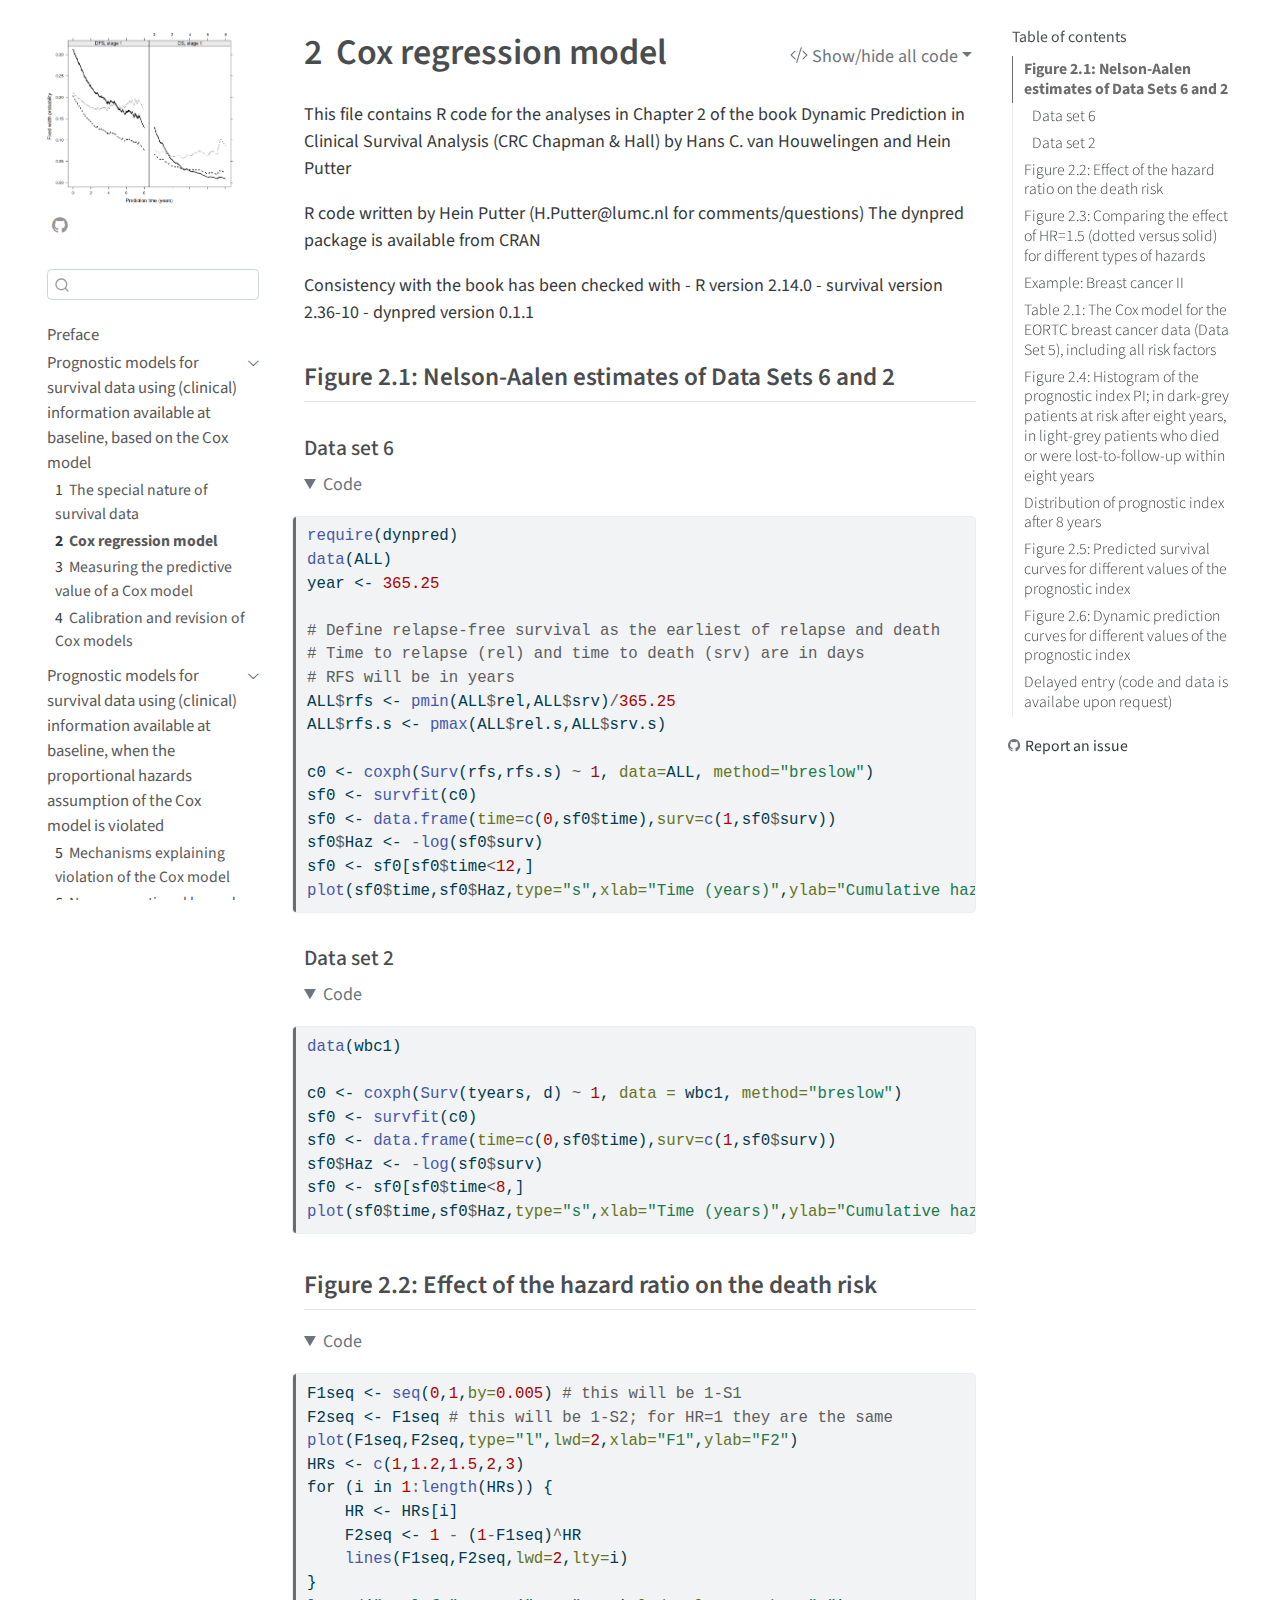
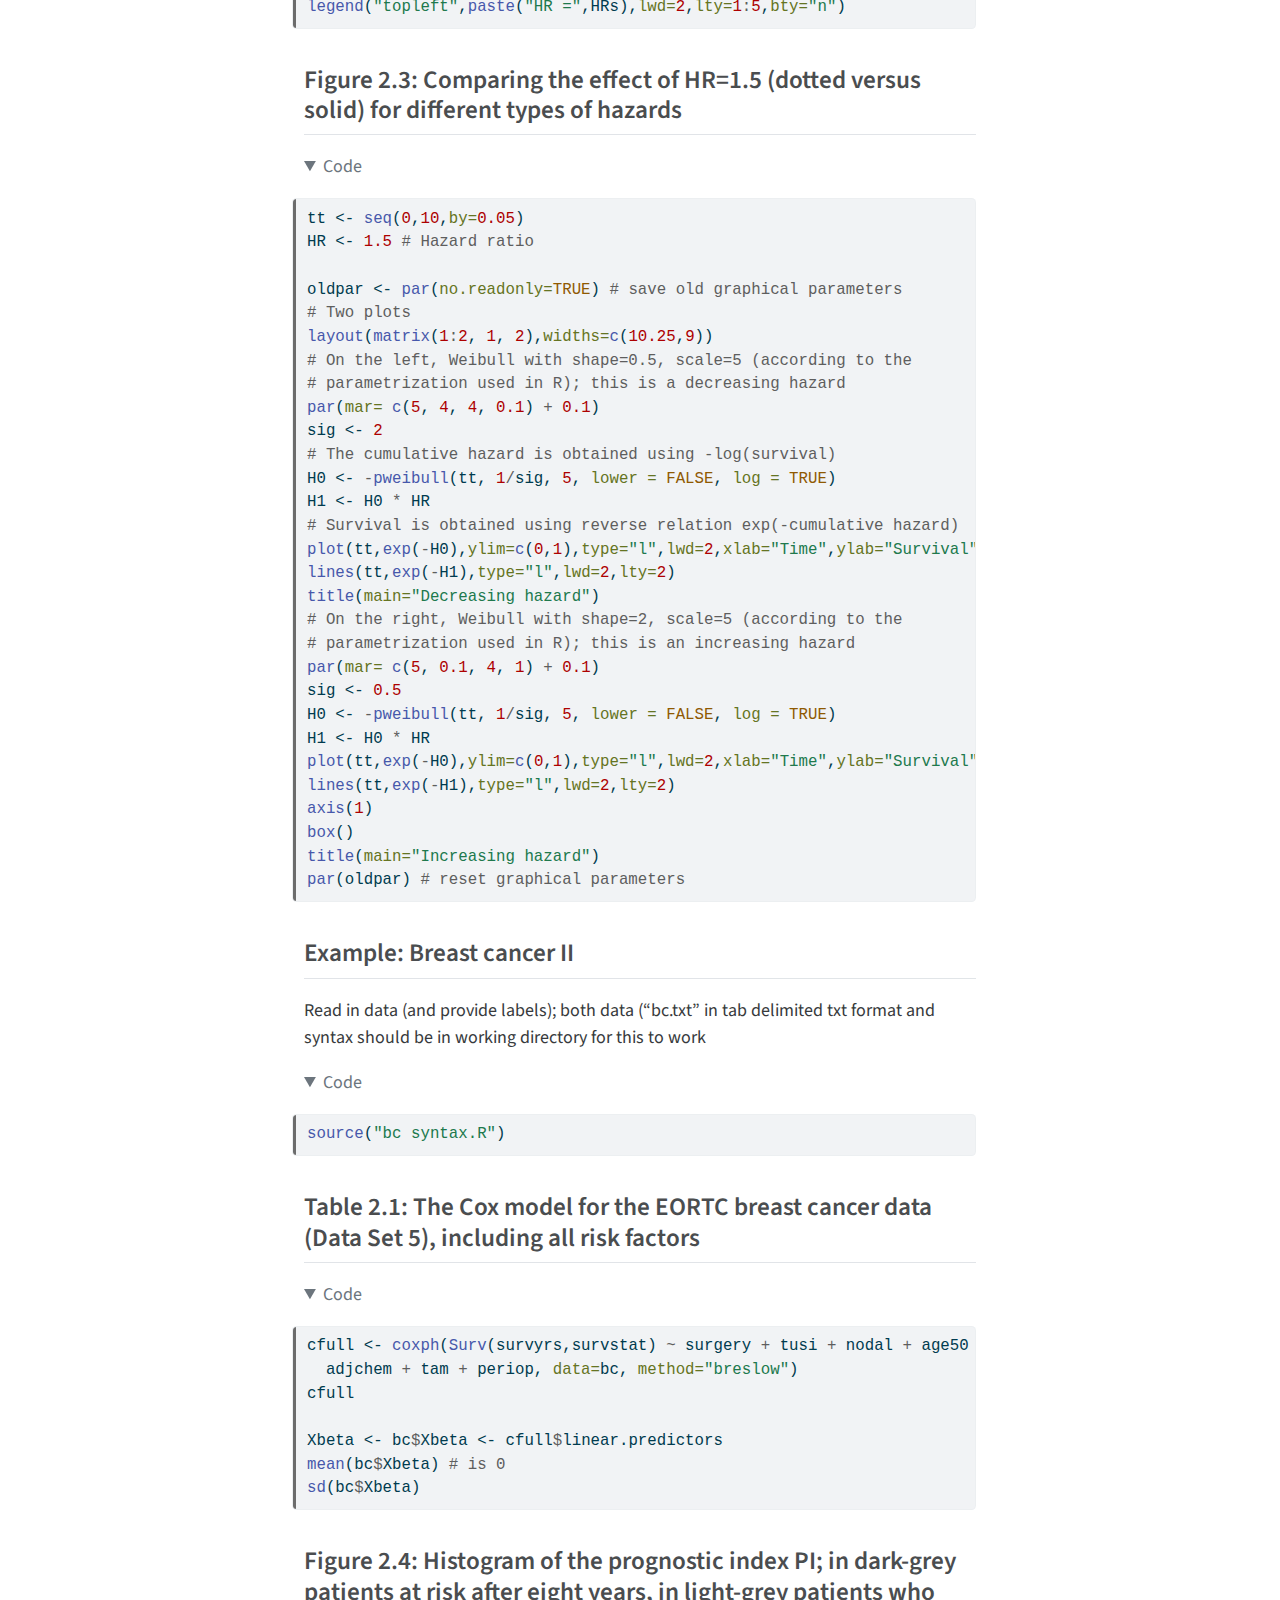
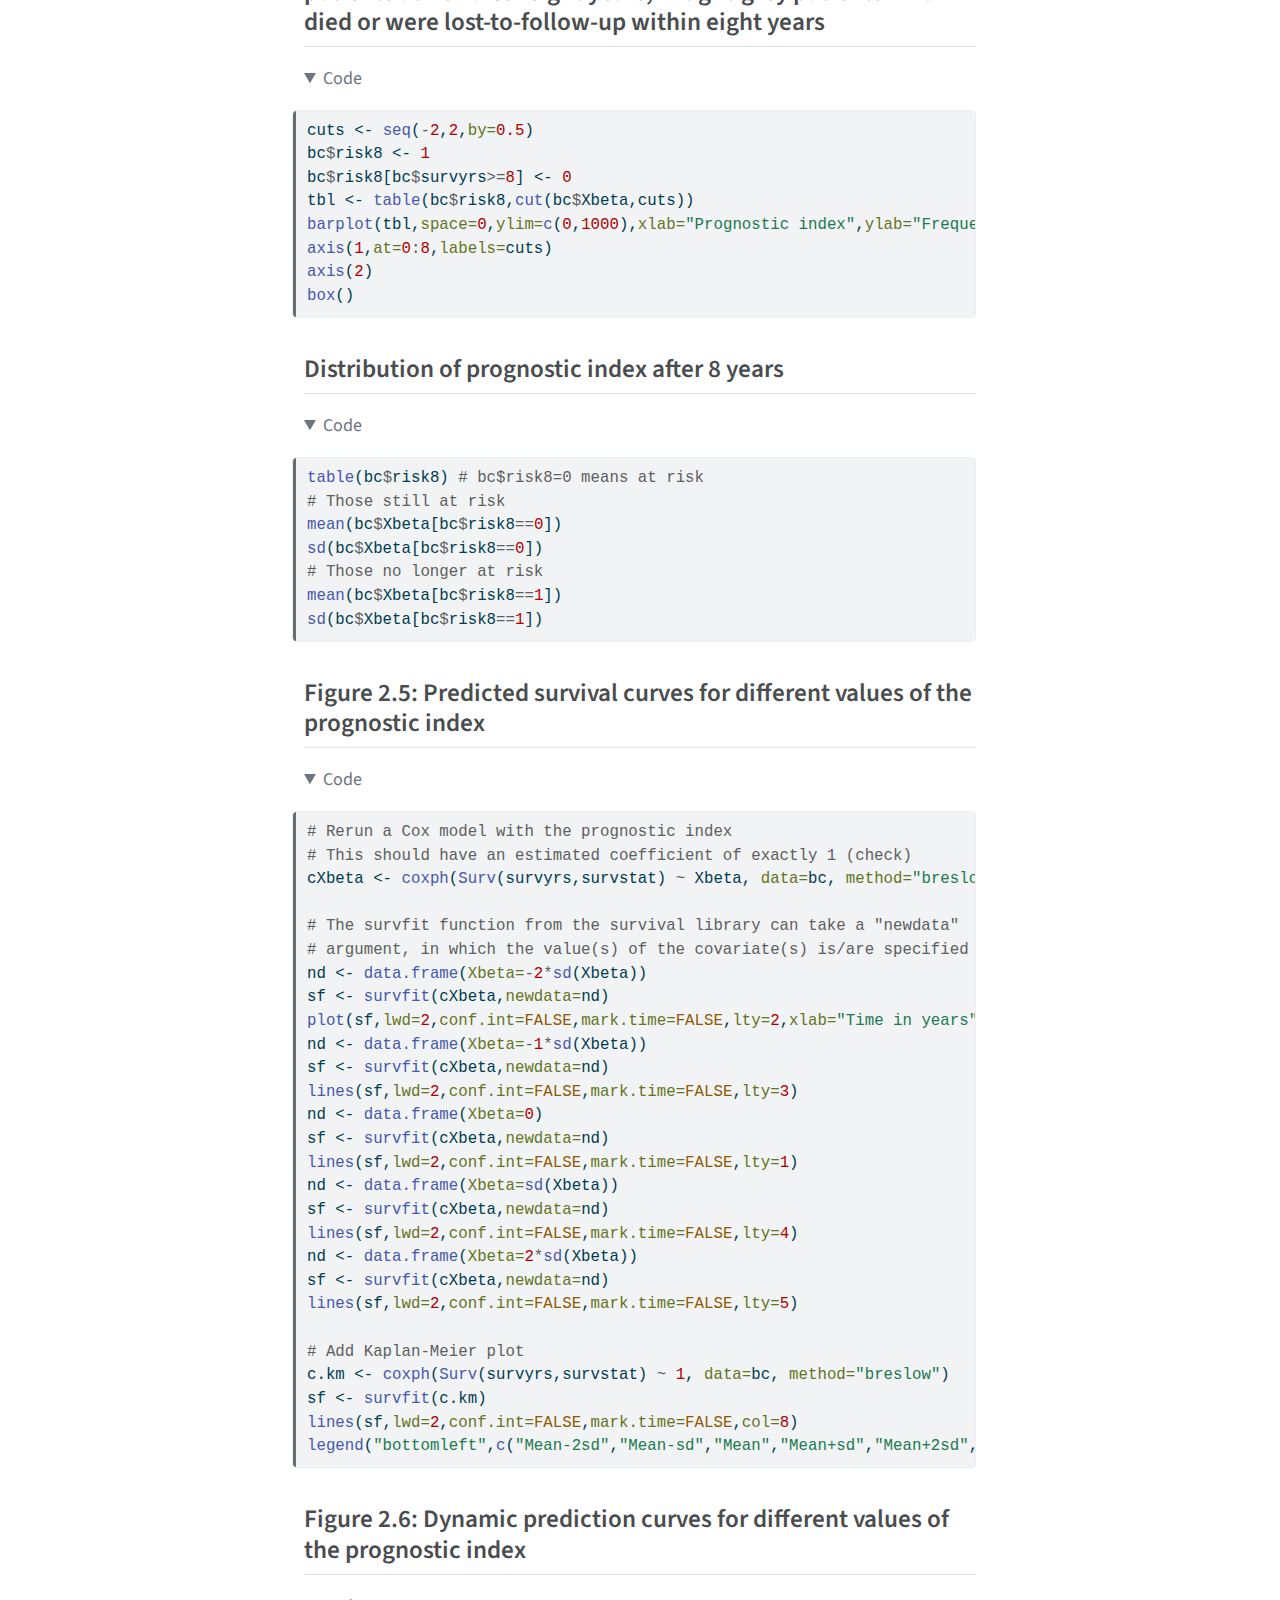
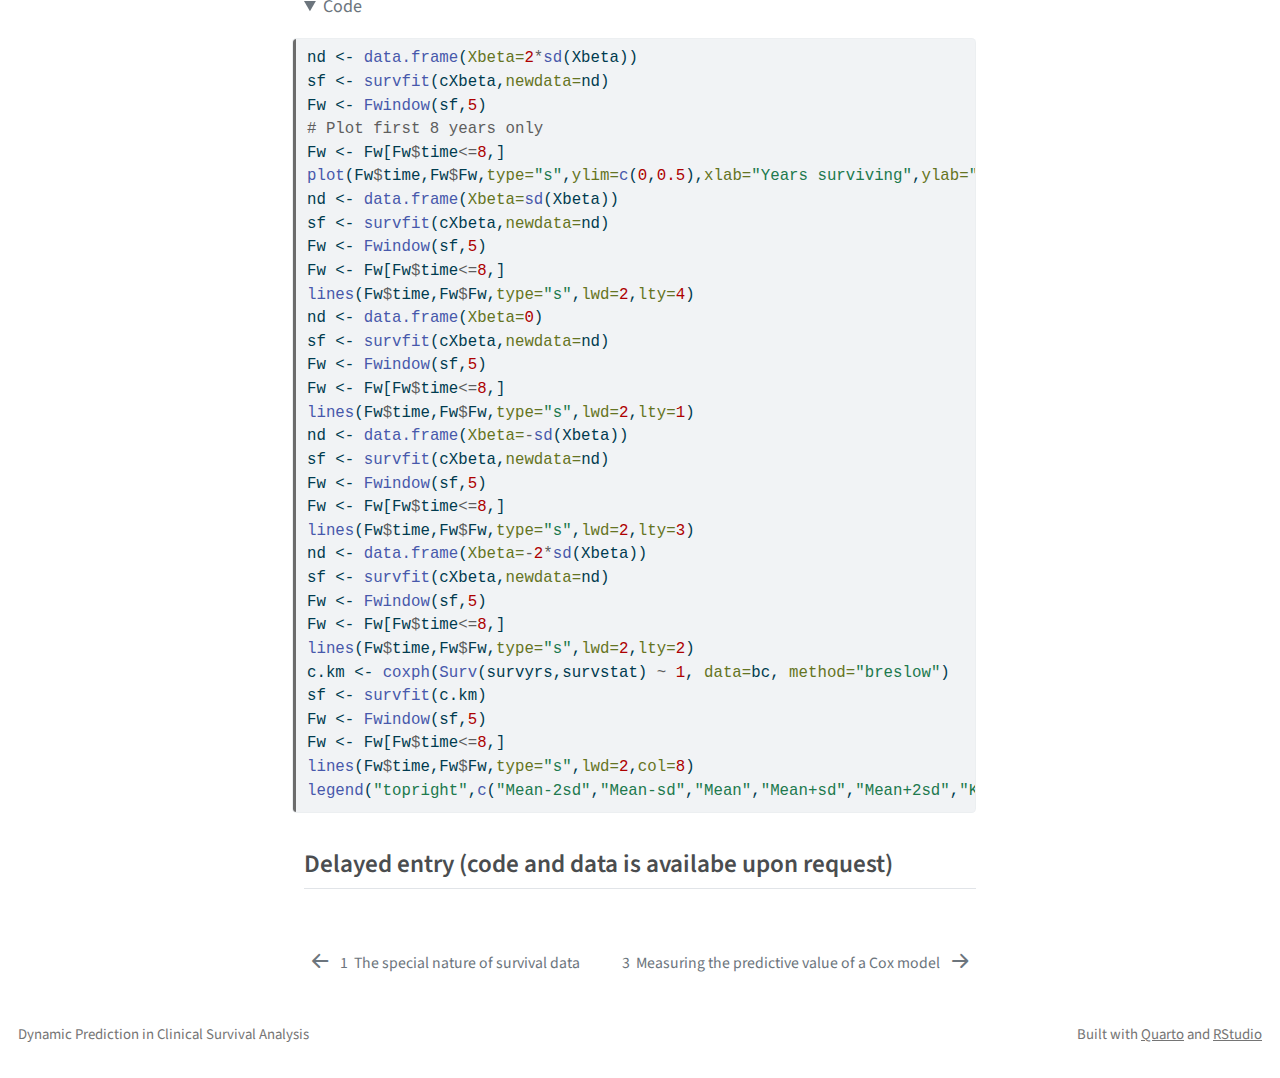
<file: docs/chapters/chapter_02.html>
<!DOCTYPE html>
<html xmlns="http://www.w3.org/1999/xhtml" lang="en" xml:lang="en"><head>

<meta charset="utf-8">
<meta name="generator" content="quarto-1.3.450">

<meta name="viewport" content="width=device-width, initial-scale=1.0, user-scalable=yes">


<title>Dynamic Prediction in Clinical Survival Analysis - 2&nbsp; Cox regression model</title>
<style>
code{white-space: pre-wrap;}
span.smallcaps{font-variant: small-caps;}
div.columns{display: flex; gap: min(4vw, 1.5em);}
div.column{flex: auto; overflow-x: auto;}
div.hanging-indent{margin-left: 1.5em; text-indent: -1.5em;}
ul.task-list{list-style: none;}
ul.task-list li input[type="checkbox"] {
  width: 0.8em;
  margin: 0 0.8em 0.2em -1em; /* quarto-specific, see https://github.com/quarto-dev/quarto-cli/issues/4556 */ 
  vertical-align: middle;
}
/* CSS for syntax highlighting */
pre > code.sourceCode { white-space: pre; position: relative; }
pre > code.sourceCode > span { display: inline-block; line-height: 1.25; }
pre > code.sourceCode > span:empty { height: 1.2em; }
.sourceCode { overflow: visible; }
code.sourceCode > span { color: inherit; text-decoration: inherit; }
div.sourceCode { margin: 1em 0; }
pre.sourceCode { margin: 0; }
@media screen {
div.sourceCode { overflow: auto; }
}
@media print {
pre > code.sourceCode { white-space: pre-wrap; }
pre > code.sourceCode > span { text-indent: -5em; padding-left: 5em; }
}
pre.numberSource code
  { counter-reset: source-line 0; }
pre.numberSource code > span
  { position: relative; left: -4em; counter-increment: source-line; }
pre.numberSource code > span > a:first-child::before
  { content: counter(source-line);
    position: relative; left: -1em; text-align: right; vertical-align: baseline;
    border: none; display: inline-block;
    -webkit-touch-callout: none; -webkit-user-select: none;
    -khtml-user-select: none; -moz-user-select: none;
    -ms-user-select: none; user-select: none;
    padding: 0 4px; width: 4em;
  }
pre.numberSource { margin-left: 3em;  padding-left: 4px; }
div.sourceCode
  {   }
@media screen {
pre > code.sourceCode > span > a:first-child::before { text-decoration: underline; }
}
</style>


<script src="../site_libs/quarto-nav/quarto-nav.js"></script>
<script src="../site_libs/quarto-nav/headroom.min.js"></script>
<script src="../site_libs/clipboard/clipboard.min.js"></script>
<script src="../site_libs/quarto-search/autocomplete.umd.js"></script>
<script src="../site_libs/quarto-search/fuse.min.js"></script>
<script src="../site_libs/quarto-search/quarto-search.js"></script>
<meta name="quarto:offset" content="../">
<link href="../chapters/chapter_03.html" rel="next">
<link href="../chapters/chapter_01.html" rel="prev">
<link href="../front-curves.png" rel="icon" type="image/png">
<script src="../site_libs/quarto-html/quarto.js"></script>
<script src="../site_libs/quarto-html/popper.min.js"></script>
<script src="../site_libs/quarto-html/tippy.umd.min.js"></script>
<script src="../site_libs/quarto-html/anchor.min.js"></script>
<link href="../site_libs/quarto-html/tippy.css" rel="stylesheet">
<link href="../site_libs/quarto-html/quarto-syntax-highlighting.css" rel="stylesheet" id="quarto-text-highlighting-styles">
<script src="../site_libs/bootstrap/bootstrap.min.js"></script>
<link href="../site_libs/bootstrap/bootstrap-icons.css" rel="stylesheet">
<link href="../site_libs/bootstrap/bootstrap.min.css" rel="stylesheet" id="quarto-bootstrap" data-mode="light">
<script id="quarto-search-options" type="application/json">{
  "location": "sidebar",
  "copy-button": false,
  "collapse-after": 3,
  "panel-placement": "start",
  "type": "textbox",
  "limit": 20,
  "language": {
    "search-no-results-text": "No results",
    "search-matching-documents-text": "matching documents",
    "search-copy-link-title": "Copy link to search",
    "search-hide-matches-text": "Hide additional matches",
    "search-more-match-text": "more match in this document",
    "search-more-matches-text": "more matches in this document",
    "search-clear-button-title": "Clear",
    "search-detached-cancel-button-title": "Cancel",
    "search-submit-button-title": "Submit",
    "search-label": "Search"
  }
}</script>


</head>

<body class="nav-sidebar floating">

<div id="quarto-search-results"></div>
  <header id="quarto-header" class="headroom fixed-top">
  <nav class="quarto-secondary-nav">
    <div class="container-fluid d-flex">
      <button type="button" class="quarto-btn-toggle btn" data-bs-toggle="collapse" data-bs-target="#quarto-sidebar,#quarto-sidebar-glass" aria-controls="quarto-sidebar" aria-expanded="false" aria-label="Toggle sidebar navigation" onclick="if (window.quartoToggleHeadroom) { window.quartoToggleHeadroom(); }">
        <i class="bi bi-layout-text-sidebar-reverse"></i>
      </button>
      <nav class="quarto-page-breadcrumbs" aria-label="breadcrumb"><ol class="breadcrumb"><li class="breadcrumb-item"><a href="../chapters/chapter_01.html">Prognostic models for survival data using (clinical) information available at baseline, based on the Cox model</a></li><li class="breadcrumb-item"><a href="../chapters/chapter_02.html"><span class="chapter-number">2</span>&nbsp; <span class="chapter-title">Cox regression model</span></a></li></ol></nav>
      <a class="flex-grow-1" role="button" data-bs-toggle="collapse" data-bs-target="#quarto-sidebar,#quarto-sidebar-glass" aria-controls="quarto-sidebar" aria-expanded="false" aria-label="Toggle sidebar navigation" onclick="if (window.quartoToggleHeadroom) { window.quartoToggleHeadroom(); }">      
      </a>
      <button type="button" class="btn quarto-search-button" aria-label="" onclick="window.quartoOpenSearch();">
        <i class="bi bi-search"></i>
      </button>
    </div>
  </nav>
</header>
<!-- content -->
<div id="quarto-content" class="quarto-container page-columns page-rows-contents page-layout-article">
<!-- sidebar -->
  <nav id="quarto-sidebar" class="sidebar collapse collapse-horizontal sidebar-navigation floating overflow-auto">
    <div class="pt-lg-2 mt-2 text-left sidebar-header sidebar-header-stacked">
      <a href="../index.html" class="sidebar-logo-link">
      <img src="../front-curves.png" alt="" class="sidebar-logo py-0 d-lg-inline d-none">
      </a>
    <div class="sidebar-title mb-0 py-0">
      <a href="../"></a> 
        <div class="sidebar-tools-main">
    <a href="https://github.com/survival-lumc/DynamicPrediction-book" rel="" title="Source Code" class="quarto-navigation-tool px-1" aria-label="Source Code"><i class="bi bi-github"></i></a>
</div>
    </div>
      </div>
        <div class="mt-2 flex-shrink-0 align-items-center">
        <div class="sidebar-search">
        <div id="quarto-search" class="" title="Search"></div>
        </div>
        </div>
    <div class="sidebar-menu-container"> 
    <ul class="list-unstyled mt-1">
        <li class="sidebar-item">
  <div class="sidebar-item-container"> 
  <a href="../index.html" class="sidebar-item-text sidebar-link">
 <span class="menu-text">Preface</span></a>
  </div>
</li>
        <li class="sidebar-item sidebar-item-section">
      <div class="sidebar-item-container"> 
            <a class="sidebar-item-text sidebar-link text-start" data-bs-toggle="collapse" data-bs-target="#quarto-sidebar-section-1" aria-expanded="true">
 <span class="menu-text">Prognostic models for survival data using (clinical) information available at baseline, based on the Cox model</span></a>
          <a class="sidebar-item-toggle text-start" data-bs-toggle="collapse" data-bs-target="#quarto-sidebar-section-1" aria-expanded="true" aria-label="Toggle section">
            <i class="bi bi-chevron-right ms-2"></i>
          </a> 
      </div>
      <ul id="quarto-sidebar-section-1" class="collapse list-unstyled sidebar-section depth1 show">  
          <li class="sidebar-item">
  <div class="sidebar-item-container"> 
  <a href="../chapters/chapter_01.html" class="sidebar-item-text sidebar-link">
 <span class="menu-text"><span class="chapter-number">1</span>&nbsp; <span class="chapter-title">The special nature of survival data</span></span></a>
  </div>
</li>
          <li class="sidebar-item">
  <div class="sidebar-item-container"> 
  <a href="../chapters/chapter_02.html" class="sidebar-item-text sidebar-link active">
 <span class="menu-text"><span class="chapter-number">2</span>&nbsp; <span class="chapter-title">Cox regression model</span></span></a>
  </div>
</li>
          <li class="sidebar-item">
  <div class="sidebar-item-container"> 
  <a href="../chapters/chapter_03.html" class="sidebar-item-text sidebar-link">
 <span class="menu-text"><span class="chapter-number">3</span>&nbsp; <span class="chapter-title">Measuring the predictive value of a Cox model</span></span></a>
  </div>
</li>
          <li class="sidebar-item">
  <div class="sidebar-item-container"> 
  <a href="../chapters/chapter_04.html" class="sidebar-item-text sidebar-link">
 <span class="menu-text"><span class="chapter-number">4</span>&nbsp; <span class="chapter-title">Calibration and revision of Cox models</span></span></a>
  </div>
</li>
      </ul>
  </li>
        <li class="sidebar-item sidebar-item-section">
      <div class="sidebar-item-container"> 
            <a class="sidebar-item-text sidebar-link text-start" data-bs-toggle="collapse" data-bs-target="#quarto-sidebar-section-2" aria-expanded="true">
 <span class="menu-text">Prognostic models for survival data using (clinical) information available at baseline, when the proportional hazards assumption of the Cox model is violated</span></a>
          <a class="sidebar-item-toggle text-start" data-bs-toggle="collapse" data-bs-target="#quarto-sidebar-section-2" aria-expanded="true" aria-label="Toggle section">
            <i class="bi bi-chevron-right ms-2"></i>
          </a> 
      </div>
      <ul id="quarto-sidebar-section-2" class="collapse list-unstyled sidebar-section depth1 show">  
          <li class="sidebar-item">
  <div class="sidebar-item-container"> 
  <a href="../chapters/chapter_05.html" class="sidebar-item-text sidebar-link">
 <span class="menu-text"><span class="chapter-number">5</span>&nbsp; <span class="chapter-title">Mechanisms explaining violation of the Cox model</span></span></a>
  </div>
</li>
          <li class="sidebar-item">
  <div class="sidebar-item-container"> 
  <a href="../chapters/chapter_06.html" class="sidebar-item-text sidebar-link">
 <span class="menu-text"><span class="chapter-number">6</span>&nbsp; <span class="chapter-title">Non-proportional hazards models</span></span></a>
  </div>
</li>
          <li class="sidebar-item">
  <div class="sidebar-item-container"> 
  <a href="../chapters/chapter_07.html" class="sidebar-item-text sidebar-link">
 <span class="menu-text"><span class="chapter-number">7</span>&nbsp; <span class="chapter-title">Dealing with non-proportional hazards</span></span></a>
  </div>
</li>
      </ul>
  </li>
        <li class="sidebar-item sidebar-item-section">
      <div class="sidebar-item-container"> 
            <a class="sidebar-item-text sidebar-link text-start" data-bs-toggle="collapse" data-bs-target="#quarto-sidebar-section-3" aria-expanded="true">
 <span class="menu-text">Dynamic prognostic models for survival data using time-dependent information</span></a>
          <a class="sidebar-item-toggle text-start" data-bs-toggle="collapse" data-bs-target="#quarto-sidebar-section-3" aria-expanded="true" aria-label="Toggle section">
            <i class="bi bi-chevron-right ms-2"></i>
          </a> 
      </div>
      <ul id="quarto-sidebar-section-3" class="collapse list-unstyled sidebar-section depth1 show">  
          <li class="sidebar-item">
  <div class="sidebar-item-container"> 
  <a href="../chapters/chapter_08.html" class="sidebar-item-text sidebar-link">
 <span class="menu-text"><span class="chapter-number">8</span>&nbsp; <span class="chapter-title">Dynamic predictions using biomarkers</span></span></a>
  </div>
</li>
          <li class="sidebar-item">
  <div class="sidebar-item-container"> 
  <a href="../chapters/chapter_09.html" class="sidebar-item-text sidebar-link">
 <span class="menu-text"><span class="chapter-number">9</span>&nbsp; <span class="chapter-title">Dynamic prediction in multi-state models</span></span></a>
  </div>
</li>
          <li class="sidebar-item">
  <div class="sidebar-item-container"> 
  <a href="../chapters/chapter_10.html" class="sidebar-item-text sidebar-link">
 <span class="menu-text"><span class="chapter-number">10</span>&nbsp; <span class="chapter-title">Dynamic prediction in chronic disease</span></span></a>
  </div>
</li>
      </ul>
  </li>
        <li class="sidebar-item sidebar-item-section">
      <div class="sidebar-item-container"> 
            <a class="sidebar-item-text sidebar-link text-start" data-bs-toggle="collapse" data-bs-target="#quarto-sidebar-section-4" aria-expanded="true">
 <span class="menu-text">Dynamic prognostic models for survival data using genomic data</span></a>
          <a class="sidebar-item-toggle text-start" data-bs-toggle="collapse" data-bs-target="#quarto-sidebar-section-4" aria-expanded="true" aria-label="Toggle section">
            <i class="bi bi-chevron-right ms-2"></i>
          </a> 
      </div>
      <ul id="quarto-sidebar-section-4" class="collapse list-unstyled sidebar-section depth1 show">  
          <li class="sidebar-item">
  <div class="sidebar-item-container"> 
  <a href="../chapters/chapter_11.html" class="sidebar-item-text sidebar-link">
 <span class="menu-text"><span class="chapter-number">11</span>&nbsp; <span class="chapter-title">Penalized Cox models</span></span></a>
  </div>
</li>
          <li class="sidebar-item">
  <div class="sidebar-item-container"> 
  <a href="../chapters/chapter_12.html" class="sidebar-item-text sidebar-link">
 <span class="menu-text"><span class="chapter-number">12</span>&nbsp; <span class="chapter-title">Dynamic prediction based on genomic data</span></span></a>
  </div>
</li>
      </ul>
  </li>
        <li class="sidebar-item">
  <div class="sidebar-item-container"> 
  <a href="../errata.html" class="sidebar-item-text sidebar-link">
 <span class="menu-text">Errata</span></a>
  </div>
</li>
    </ul>
    </div>
</nav>
<div id="quarto-sidebar-glass" data-bs-toggle="collapse" data-bs-target="#quarto-sidebar,#quarto-sidebar-glass"></div>
<!-- margin-sidebar -->
    <div id="quarto-margin-sidebar" class="sidebar margin-sidebar">
        <nav id="TOC" role="doc-toc" class="toc-active">
    <h2 id="toc-title">Table of contents</h2>
   
  <ul>
  <li><a href="#figure-2.1-nelson-aalen-estimates-of-data-sets-6-and-2" id="toc-figure-2.1-nelson-aalen-estimates-of-data-sets-6-and-2" class="nav-link active" data-scroll-target="#figure-2.1-nelson-aalen-estimates-of-data-sets-6-and-2">Figure 2.1: Nelson-Aalen estimates of Data Sets 6 and 2</a>
  <ul>
  <li><a href="#data-set-6" id="toc-data-set-6" class="nav-link" data-scroll-target="#data-set-6">Data set 6</a></li>
  <li><a href="#data-set-2" id="toc-data-set-2" class="nav-link" data-scroll-target="#data-set-2">Data set 2</a></li>
  </ul></li>
  <li><a href="#figure-2.2-effect-of-the-hazard-ratio-on-the-death-risk" id="toc-figure-2.2-effect-of-the-hazard-ratio-on-the-death-risk" class="nav-link" data-scroll-target="#figure-2.2-effect-of-the-hazard-ratio-on-the-death-risk">Figure 2.2: Effect of the hazard ratio on the death risk</a></li>
  <li><a href="#figure-2.3-comparing-the-effect-of-hr1.5-dotted-versus-solid-for-different-types-of-hazards" id="toc-figure-2.3-comparing-the-effect-of-hr1.5-dotted-versus-solid-for-different-types-of-hazards" class="nav-link" data-scroll-target="#figure-2.3-comparing-the-effect-of-hr1.5-dotted-versus-solid-for-different-types-of-hazards">Figure 2.3: Comparing the effect of HR=1.5 (dotted versus solid) for different types of hazards</a></li>
  <li><a href="#example-breast-cancer-ii" id="toc-example-breast-cancer-ii" class="nav-link" data-scroll-target="#example-breast-cancer-ii">Example: Breast cancer II</a></li>
  <li><a href="#table-2.1-the-cox-model-for-the-eortc-breast-cancer-data-data-set-5-including-all-risk-factors" id="toc-table-2.1-the-cox-model-for-the-eortc-breast-cancer-data-data-set-5-including-all-risk-factors" class="nav-link" data-scroll-target="#table-2.1-the-cox-model-for-the-eortc-breast-cancer-data-data-set-5-including-all-risk-factors">Table 2.1: The Cox model for the EORTC breast cancer data (Data Set 5), including all risk factors</a></li>
  <li><a href="#figure-2.4-histogram-of-the-prognostic-index-pi-in-dark-grey-patients-at-risk-after-eight-years-in-light-grey-patients-who-died-or-were-lost-to-follow-up-within-eight-years" id="toc-figure-2.4-histogram-of-the-prognostic-index-pi-in-dark-grey-patients-at-risk-after-eight-years-in-light-grey-patients-who-died-or-were-lost-to-follow-up-within-eight-years" class="nav-link" data-scroll-target="#figure-2.4-histogram-of-the-prognostic-index-pi-in-dark-grey-patients-at-risk-after-eight-years-in-light-grey-patients-who-died-or-were-lost-to-follow-up-within-eight-years">Figure 2.4: Histogram of the prognostic index PI; in dark-grey patients at risk after eight years, in light-grey patients who died or were lost-to-follow-up within eight years</a></li>
  <li><a href="#distribution-of-prognostic-index-after-8-years" id="toc-distribution-of-prognostic-index-after-8-years" class="nav-link" data-scroll-target="#distribution-of-prognostic-index-after-8-years">Distribution of prognostic index after 8 years</a></li>
  <li><a href="#figure-2.5-predicted-survival-curves-for-different-values-of-the-prognostic-index" id="toc-figure-2.5-predicted-survival-curves-for-different-values-of-the-prognostic-index" class="nav-link" data-scroll-target="#figure-2.5-predicted-survival-curves-for-different-values-of-the-prognostic-index">Figure 2.5: Predicted survival curves for different values of the prognostic index</a></li>
  <li><a href="#figure-2.6-dynamic-prediction-curves-for-different-values-of-the-prognostic-index" id="toc-figure-2.6-dynamic-prediction-curves-for-different-values-of-the-prognostic-index" class="nav-link" data-scroll-target="#figure-2.6-dynamic-prediction-curves-for-different-values-of-the-prognostic-index">Figure 2.6: Dynamic prediction curves for different values of the prognostic index</a></li>
  <li><a href="#delayed-entry-code-and-data-is-availabe-upon-request" id="toc-delayed-entry-code-and-data-is-availabe-upon-request" class="nav-link" data-scroll-target="#delayed-entry-code-and-data-is-availabe-upon-request">Delayed entry (code and data is availabe upon request)</a></li>
  </ul>
<div class="toc-actions"><div><i class="bi bi-github"></i></div><div class="action-links"><p><a href="https://github.com/survival-lumc/DynamicPrediction-book/issues/new" class="toc-action">Report an issue</a></p></div></div></nav>
    </div>
<!-- main -->
<main class="content" id="quarto-document-content">

<header id="title-block-header" class="quarto-title-block default">
<div class="quarto-title">
<div class="quarto-title-block"><div><h1 class="title"><span class="chapter-number">2</span>&nbsp; <span class="chapter-title">Cox regression model</span></h1><button type="button" class="btn code-tools-button dropdown-toggle" id="quarto-code-tools-menu" data-bs-toggle="dropdown" aria-expanded="false"><i class="bi"></i> Show/hide all code</button><ul class="dropdown-menu dropdown-menu-end" aria-labelelledby="quarto-code-tools-menu"><li><a id="quarto-show-all-code" class="dropdown-item" href="javascript:void(0)" role="button">Show All Code</a></li><li><a id="quarto-hide-all-code" class="dropdown-item" href="javascript:void(0)" role="button">Hide All Code</a></li></ul></div></div>
</div>



<div class="quarto-title-meta">

    
  
    
  </div>
  

</header>

<p>This file contains R code for the analyses in Chapter 2 of the book Dynamic Prediction in Clinical Survival Analysis (CRC Chapman &amp; Hall) by Hans C. van Houwelingen and Hein Putter</p>
<p>R code written by Hein Putter (H.Putter@lumc.nl for comments/questions) The dynpred package is available from CRAN</p>
<p>Consistency with the book has been checked with - R version 2.14.0 - survival version 2.36-10 - dynpred version 0.1.1</p>
<section id="figure-2.1-nelson-aalen-estimates-of-data-sets-6-and-2" class="level2">
<h2 class="anchored" data-anchor-id="figure-2.1-nelson-aalen-estimates-of-data-sets-6-and-2">Figure 2.1: Nelson-Aalen estimates of Data Sets 6 and 2</h2>
<section id="data-set-6" class="level3">
<h3 class="anchored" data-anchor-id="data-set-6">Data set 6</h3>
<div class="cell" data-hash="chapter_02_cache/html/fig2.1_data6_988dfc043e2682fac37bc88ea8864713">
<details open="">
<summary>Code</summary>
<div class="sourceCode cell-code" id="cb1"><pre class="sourceCode r code-with-copy"><code class="sourceCode r"><span id="cb1-1"><a href="#cb1-1" aria-hidden="true" tabindex="-1"></a><span class="fu">require</span>(dynpred)</span>
<span id="cb1-2"><a href="#cb1-2" aria-hidden="true" tabindex="-1"></a><span class="fu">data</span>(ALL)</span>
<span id="cb1-3"><a href="#cb1-3" aria-hidden="true" tabindex="-1"></a>year <span class="ot">&lt;-</span> <span class="fl">365.25</span></span>
<span id="cb1-4"><a href="#cb1-4" aria-hidden="true" tabindex="-1"></a></span>
<span id="cb1-5"><a href="#cb1-5" aria-hidden="true" tabindex="-1"></a><span class="co"># Define relapse-free survival as the earliest of relapse and death</span></span>
<span id="cb1-6"><a href="#cb1-6" aria-hidden="true" tabindex="-1"></a><span class="co"># Time to relapse (rel) and time to death (srv) are in days</span></span>
<span id="cb1-7"><a href="#cb1-7" aria-hidden="true" tabindex="-1"></a><span class="co"># RFS will be in years</span></span>
<span id="cb1-8"><a href="#cb1-8" aria-hidden="true" tabindex="-1"></a>ALL<span class="sc">$</span>rfs <span class="ot">&lt;-</span> <span class="fu">pmin</span>(ALL<span class="sc">$</span>rel,ALL<span class="sc">$</span>srv)<span class="sc">/</span><span class="fl">365.25</span></span>
<span id="cb1-9"><a href="#cb1-9" aria-hidden="true" tabindex="-1"></a>ALL<span class="sc">$</span>rfs.s <span class="ot">&lt;-</span> <span class="fu">pmax</span>(ALL<span class="sc">$</span>rel.s,ALL<span class="sc">$</span>srv.s)</span>
<span id="cb1-10"><a href="#cb1-10" aria-hidden="true" tabindex="-1"></a></span>
<span id="cb1-11"><a href="#cb1-11" aria-hidden="true" tabindex="-1"></a>c0 <span class="ot">&lt;-</span> <span class="fu">coxph</span>(<span class="fu">Surv</span>(rfs,rfs.s) <span class="sc">~</span> <span class="dv">1</span>, <span class="at">data=</span>ALL, <span class="at">method=</span><span class="st">"breslow"</span>)</span>
<span id="cb1-12"><a href="#cb1-12" aria-hidden="true" tabindex="-1"></a>sf0 <span class="ot">&lt;-</span> <span class="fu">survfit</span>(c0)</span>
<span id="cb1-13"><a href="#cb1-13" aria-hidden="true" tabindex="-1"></a>sf0 <span class="ot">&lt;-</span> <span class="fu">data.frame</span>(<span class="at">time=</span><span class="fu">c</span>(<span class="dv">0</span>,sf0<span class="sc">$</span>time),<span class="at">surv=</span><span class="fu">c</span>(<span class="dv">1</span>,sf0<span class="sc">$</span>surv))</span>
<span id="cb1-14"><a href="#cb1-14" aria-hidden="true" tabindex="-1"></a>sf0<span class="sc">$</span>Haz <span class="ot">&lt;-</span> <span class="sc">-</span><span class="fu">log</span>(sf0<span class="sc">$</span>surv)</span>
<span id="cb1-15"><a href="#cb1-15" aria-hidden="true" tabindex="-1"></a>sf0 <span class="ot">&lt;-</span> sf0[sf0<span class="sc">$</span>time<span class="sc">&lt;</span><span class="dv">12</span>,]</span>
<span id="cb1-16"><a href="#cb1-16" aria-hidden="true" tabindex="-1"></a><span class="fu">plot</span>(sf0<span class="sc">$</span>time,sf0<span class="sc">$</span>Haz,<span class="at">type=</span><span class="st">"s"</span>,<span class="at">xlab=</span><span class="st">"Time (years)"</span>,<span class="at">ylab=</span><span class="st">"Cumulative hazard"</span>,<span class="at">lwd=</span><span class="dv">2</span>)</span></code><button title="Copy to Clipboard" class="code-copy-button"><i class="bi"></i></button></pre></div>
</details>
</div>
</section>
<section id="data-set-2" class="level3">
<h3 class="anchored" data-anchor-id="data-set-2">Data set 2</h3>
<div class="cell" data-hash="chapter_02_cache/html/fig2.1_data2_910847661377230f657c942c8f4e322d">
<details open="">
<summary>Code</summary>
<div class="sourceCode cell-code" id="cb2"><pre class="sourceCode r code-with-copy"><code class="sourceCode r"><span id="cb2-1"><a href="#cb2-1" aria-hidden="true" tabindex="-1"></a><span class="fu">data</span>(wbc1)</span>
<span id="cb2-2"><a href="#cb2-2" aria-hidden="true" tabindex="-1"></a></span>
<span id="cb2-3"><a href="#cb2-3" aria-hidden="true" tabindex="-1"></a>c0 <span class="ot">&lt;-</span> <span class="fu">coxph</span>(<span class="fu">Surv</span>(tyears, d) <span class="sc">~</span> <span class="dv">1</span>, <span class="at">data =</span> wbc1, <span class="at">method=</span><span class="st">"breslow"</span>)</span>
<span id="cb2-4"><a href="#cb2-4" aria-hidden="true" tabindex="-1"></a>sf0 <span class="ot">&lt;-</span> <span class="fu">survfit</span>(c0)</span>
<span id="cb2-5"><a href="#cb2-5" aria-hidden="true" tabindex="-1"></a>sf0 <span class="ot">&lt;-</span> <span class="fu">data.frame</span>(<span class="at">time=</span><span class="fu">c</span>(<span class="dv">0</span>,sf0<span class="sc">$</span>time),<span class="at">surv=</span><span class="fu">c</span>(<span class="dv">1</span>,sf0<span class="sc">$</span>surv))</span>
<span id="cb2-6"><a href="#cb2-6" aria-hidden="true" tabindex="-1"></a>sf0<span class="sc">$</span>Haz <span class="ot">&lt;-</span> <span class="sc">-</span><span class="fu">log</span>(sf0<span class="sc">$</span>surv)</span>
<span id="cb2-7"><a href="#cb2-7" aria-hidden="true" tabindex="-1"></a>sf0 <span class="ot">&lt;-</span> sf0[sf0<span class="sc">$</span>time<span class="sc">&lt;</span><span class="dv">8</span>,]</span>
<span id="cb2-8"><a href="#cb2-8" aria-hidden="true" tabindex="-1"></a><span class="fu">plot</span>(sf0<span class="sc">$</span>time,sf0<span class="sc">$</span>Haz,<span class="at">type=</span><span class="st">"s"</span>,<span class="at">xlab=</span><span class="st">"Time (years)"</span>,<span class="at">ylab=</span><span class="st">"Cumulative hazard"</span>,<span class="at">lwd=</span><span class="dv">2</span>)</span></code><button title="Copy to Clipboard" class="code-copy-button"><i class="bi"></i></button></pre></div>
</details>
</div>
</section>
</section>
<section id="figure-2.2-effect-of-the-hazard-ratio-on-the-death-risk" class="level2">
<h2 class="anchored" data-anchor-id="figure-2.2-effect-of-the-hazard-ratio-on-the-death-risk">Figure 2.2: Effect of the hazard ratio on the death risk</h2>
<div class="cell" data-hash="chapter_02_cache/html/fig2.2_d49db571952e69490f99cf10d9ebc986">
<details open="">
<summary>Code</summary>
<div class="sourceCode cell-code" id="cb3"><pre class="sourceCode r code-with-copy"><code class="sourceCode r"><span id="cb3-1"><a href="#cb3-1" aria-hidden="true" tabindex="-1"></a>F1seq <span class="ot">&lt;-</span> <span class="fu">seq</span>(<span class="dv">0</span>,<span class="dv">1</span>,<span class="at">by=</span><span class="fl">0.005</span>) <span class="co"># this will be 1-S1</span></span>
<span id="cb3-2"><a href="#cb3-2" aria-hidden="true" tabindex="-1"></a>F2seq <span class="ot">&lt;-</span> F1seq <span class="co"># this will be 1-S2; for HR=1 they are the same</span></span>
<span id="cb3-3"><a href="#cb3-3" aria-hidden="true" tabindex="-1"></a><span class="fu">plot</span>(F1seq,F2seq,<span class="at">type=</span><span class="st">"l"</span>,<span class="at">lwd=</span><span class="dv">2</span>,<span class="at">xlab=</span><span class="st">"F1"</span>,<span class="at">ylab=</span><span class="st">"F2"</span>)</span>
<span id="cb3-4"><a href="#cb3-4" aria-hidden="true" tabindex="-1"></a>HRs <span class="ot">&lt;-</span> <span class="fu">c</span>(<span class="dv">1</span>,<span class="fl">1.2</span>,<span class="fl">1.5</span>,<span class="dv">2</span>,<span class="dv">3</span>)</span>
<span id="cb3-5"><a href="#cb3-5" aria-hidden="true" tabindex="-1"></a><span class="cf">for</span> (i <span class="cf">in</span> <span class="dv">1</span><span class="sc">:</span><span class="fu">length</span>(HRs)) {</span>
<span id="cb3-6"><a href="#cb3-6" aria-hidden="true" tabindex="-1"></a>    HR <span class="ot">&lt;-</span> HRs[i]</span>
<span id="cb3-7"><a href="#cb3-7" aria-hidden="true" tabindex="-1"></a>    F2seq <span class="ot">&lt;-</span> <span class="dv">1</span> <span class="sc">-</span> (<span class="dv">1</span><span class="sc">-</span>F1seq)<span class="sc">^</span>HR</span>
<span id="cb3-8"><a href="#cb3-8" aria-hidden="true" tabindex="-1"></a>    <span class="fu">lines</span>(F1seq,F2seq,<span class="at">lwd=</span><span class="dv">2</span>,<span class="at">lty=</span>i)</span>
<span id="cb3-9"><a href="#cb3-9" aria-hidden="true" tabindex="-1"></a>}</span>
<span id="cb3-10"><a href="#cb3-10" aria-hidden="true" tabindex="-1"></a><span class="fu">legend</span>(<span class="st">"topleft"</span>,<span class="fu">paste</span>(<span class="st">"HR ="</span>,HRs),<span class="at">lwd=</span><span class="dv">2</span>,<span class="at">lty=</span><span class="dv">1</span><span class="sc">:</span><span class="dv">5</span>,<span class="at">bty=</span><span class="st">"n"</span>)</span></code><button title="Copy to Clipboard" class="code-copy-button"><i class="bi"></i></button></pre></div>
</details>
</div>
</section>
<section id="figure-2.3-comparing-the-effect-of-hr1.5-dotted-versus-solid-for-different-types-of-hazards" class="level2">
<h2 class="anchored" data-anchor-id="figure-2.3-comparing-the-effect-of-hr1.5-dotted-versus-solid-for-different-types-of-hazards">Figure 2.3: Comparing the effect of HR=1.5 (dotted versus solid) for different types of hazards</h2>
<div class="cell" data-hash="chapter_02_cache/html/fig2.3_74277b82bc2676f4601223ea08240a4f">
<details open="">
<summary>Code</summary>
<div class="sourceCode cell-code" id="cb4"><pre class="sourceCode r code-with-copy"><code class="sourceCode r"><span id="cb4-1"><a href="#cb4-1" aria-hidden="true" tabindex="-1"></a>tt <span class="ot">&lt;-</span> <span class="fu">seq</span>(<span class="dv">0</span>,<span class="dv">10</span>,<span class="at">by=</span><span class="fl">0.05</span>)</span>
<span id="cb4-2"><a href="#cb4-2" aria-hidden="true" tabindex="-1"></a>HR <span class="ot">&lt;-</span> <span class="fl">1.5</span> <span class="co"># Hazard ratio</span></span>
<span id="cb4-3"><a href="#cb4-3" aria-hidden="true" tabindex="-1"></a></span>
<span id="cb4-4"><a href="#cb4-4" aria-hidden="true" tabindex="-1"></a>oldpar <span class="ot">&lt;-</span> <span class="fu">par</span>(<span class="at">no.readonly=</span><span class="cn">TRUE</span>) <span class="co"># save old graphical parameters</span></span>
<span id="cb4-5"><a href="#cb4-5" aria-hidden="true" tabindex="-1"></a><span class="co"># Two plots</span></span>
<span id="cb4-6"><a href="#cb4-6" aria-hidden="true" tabindex="-1"></a><span class="fu">layout</span>(<span class="fu">matrix</span>(<span class="dv">1</span><span class="sc">:</span><span class="dv">2</span>, <span class="dv">1</span>, <span class="dv">2</span>),<span class="at">widths=</span><span class="fu">c</span>(<span class="fl">10.25</span>,<span class="dv">9</span>))</span>
<span id="cb4-7"><a href="#cb4-7" aria-hidden="true" tabindex="-1"></a><span class="co"># On the left, Weibull with shape=0.5, scale=5 (according to the</span></span>
<span id="cb4-8"><a href="#cb4-8" aria-hidden="true" tabindex="-1"></a><span class="co"># parametrization used in R); this is a decreasing hazard</span></span>
<span id="cb4-9"><a href="#cb4-9" aria-hidden="true" tabindex="-1"></a><span class="fu">par</span>(<span class="at">mar=</span> <span class="fu">c</span>(<span class="dv">5</span>, <span class="dv">4</span>, <span class="dv">4</span>, <span class="fl">0.1</span>) <span class="sc">+</span> <span class="fl">0.1</span>)</span>
<span id="cb4-10"><a href="#cb4-10" aria-hidden="true" tabindex="-1"></a>sig <span class="ot">&lt;-</span> <span class="dv">2</span></span>
<span id="cb4-11"><a href="#cb4-11" aria-hidden="true" tabindex="-1"></a><span class="co"># The cumulative hazard is obtained using -log(survival)</span></span>
<span id="cb4-12"><a href="#cb4-12" aria-hidden="true" tabindex="-1"></a>H0 <span class="ot">&lt;-</span> <span class="sc">-</span><span class="fu">pweibull</span>(tt, <span class="dv">1</span><span class="sc">/</span>sig, <span class="dv">5</span>, <span class="at">lower =</span> <span class="cn">FALSE</span>, <span class="at">log =</span> <span class="cn">TRUE</span>)</span>
<span id="cb4-13"><a href="#cb4-13" aria-hidden="true" tabindex="-1"></a>H1 <span class="ot">&lt;-</span> H0 <span class="sc">*</span> HR</span>
<span id="cb4-14"><a href="#cb4-14" aria-hidden="true" tabindex="-1"></a><span class="co"># Survival is obtained using reverse relation exp(-cumulative hazard)</span></span>
<span id="cb4-15"><a href="#cb4-15" aria-hidden="true" tabindex="-1"></a><span class="fu">plot</span>(tt,<span class="fu">exp</span>(<span class="sc">-</span>H0),<span class="at">ylim=</span><span class="fu">c</span>(<span class="dv">0</span>,<span class="dv">1</span>),<span class="at">type=</span><span class="st">"l"</span>,<span class="at">lwd=</span><span class="dv">2</span>,<span class="at">xlab=</span><span class="st">"Time"</span>,<span class="at">ylab=</span><span class="st">"Survival"</span>)</span>
<span id="cb4-16"><a href="#cb4-16" aria-hidden="true" tabindex="-1"></a><span class="fu">lines</span>(tt,<span class="fu">exp</span>(<span class="sc">-</span>H1),<span class="at">type=</span><span class="st">"l"</span>,<span class="at">lwd=</span><span class="dv">2</span>,<span class="at">lty=</span><span class="dv">2</span>)</span>
<span id="cb4-17"><a href="#cb4-17" aria-hidden="true" tabindex="-1"></a><span class="fu">title</span>(<span class="at">main=</span><span class="st">"Decreasing hazard"</span>)</span>
<span id="cb4-18"><a href="#cb4-18" aria-hidden="true" tabindex="-1"></a><span class="co"># On the right, Weibull with shape=2, scale=5 (according to the</span></span>
<span id="cb4-19"><a href="#cb4-19" aria-hidden="true" tabindex="-1"></a><span class="co"># parametrization used in R); this is an increasing hazard</span></span>
<span id="cb4-20"><a href="#cb4-20" aria-hidden="true" tabindex="-1"></a><span class="fu">par</span>(<span class="at">mar=</span> <span class="fu">c</span>(<span class="dv">5</span>, <span class="fl">0.1</span>, <span class="dv">4</span>, <span class="dv">1</span>) <span class="sc">+</span> <span class="fl">0.1</span>)</span>
<span id="cb4-21"><a href="#cb4-21" aria-hidden="true" tabindex="-1"></a>sig <span class="ot">&lt;-</span> <span class="fl">0.5</span></span>
<span id="cb4-22"><a href="#cb4-22" aria-hidden="true" tabindex="-1"></a>H0 <span class="ot">&lt;-</span> <span class="sc">-</span><span class="fu">pweibull</span>(tt, <span class="dv">1</span><span class="sc">/</span>sig, <span class="dv">5</span>, <span class="at">lower =</span> <span class="cn">FALSE</span>, <span class="at">log =</span> <span class="cn">TRUE</span>)</span>
<span id="cb4-23"><a href="#cb4-23" aria-hidden="true" tabindex="-1"></a>H1 <span class="ot">&lt;-</span> H0 <span class="sc">*</span> HR</span>
<span id="cb4-24"><a href="#cb4-24" aria-hidden="true" tabindex="-1"></a><span class="fu">plot</span>(tt,<span class="fu">exp</span>(<span class="sc">-</span>H0),<span class="at">ylim=</span><span class="fu">c</span>(<span class="dv">0</span>,<span class="dv">1</span>),<span class="at">type=</span><span class="st">"l"</span>,<span class="at">lwd=</span><span class="dv">2</span>,<span class="at">xlab=</span><span class="st">"Time"</span>,<span class="at">ylab=</span><span class="st">"Survival"</span>,<span class="at">axes=</span><span class="cn">FALSE</span>)</span>
<span id="cb4-25"><a href="#cb4-25" aria-hidden="true" tabindex="-1"></a><span class="fu">lines</span>(tt,<span class="fu">exp</span>(<span class="sc">-</span>H1),<span class="at">type=</span><span class="st">"l"</span>,<span class="at">lwd=</span><span class="dv">2</span>,<span class="at">lty=</span><span class="dv">2</span>)</span>
<span id="cb4-26"><a href="#cb4-26" aria-hidden="true" tabindex="-1"></a><span class="fu">axis</span>(<span class="dv">1</span>)</span>
<span id="cb4-27"><a href="#cb4-27" aria-hidden="true" tabindex="-1"></a><span class="fu">box</span>()</span>
<span id="cb4-28"><a href="#cb4-28" aria-hidden="true" tabindex="-1"></a><span class="fu">title</span>(<span class="at">main=</span><span class="st">"Increasing hazard"</span>)</span>
<span id="cb4-29"><a href="#cb4-29" aria-hidden="true" tabindex="-1"></a><span class="fu">par</span>(oldpar) <span class="co"># reset graphical parameters</span></span></code><button title="Copy to Clipboard" class="code-copy-button"><i class="bi"></i></button></pre></div>
</details>
</div>
</section>
<section id="example-breast-cancer-ii" class="level2">
<h2 class="anchored" data-anchor-id="example-breast-cancer-ii">Example: Breast cancer II</h2>
<p>Read in data (and provide labels); both data (“bc.txt” in tab delimited txt format and syntax should be in working directory for this to work</p>
<div class="cell" data-hash="chapter_02_cache/html/read_bc_3ac40744c42d92886e57740a6b11a15c">
<details open="">
<summary>Code</summary>
<div class="sourceCode cell-code" id="cb5"><pre class="sourceCode r code-with-copy"><code class="sourceCode r"><span id="cb5-1"><a href="#cb5-1" aria-hidden="true" tabindex="-1"></a><span class="fu">source</span>(<span class="st">"bc syntax.R"</span>)</span></code><button title="Copy to Clipboard" class="code-copy-button"><i class="bi"></i></button></pre></div>
</details>
</div>
</section>
<section id="table-2.1-the-cox-model-for-the-eortc-breast-cancer-data-data-set-5-including-all-risk-factors" class="level2">
<h2 class="anchored" data-anchor-id="table-2.1-the-cox-model-for-the-eortc-breast-cancer-data-data-set-5-including-all-risk-factors">Table 2.1: The Cox model for the EORTC breast cancer data (Data Set 5), including all risk factors</h2>
<div class="cell" data-hash="chapter_02_cache/html/table2.1_897acce4e4db38576205667381087531">
<details open="">
<summary>Code</summary>
<div class="sourceCode cell-code" id="cb6"><pre class="sourceCode r code-with-copy"><code class="sourceCode r"><span id="cb6-1"><a href="#cb6-1" aria-hidden="true" tabindex="-1"></a>cfull <span class="ot">&lt;-</span> <span class="fu">coxph</span>(<span class="fu">Surv</span>(survyrs,survstat) <span class="sc">~</span> surgery <span class="sc">+</span> tusi <span class="sc">+</span> nodal <span class="sc">+</span> age50 <span class="sc">+</span></span>
<span id="cb6-2"><a href="#cb6-2" aria-hidden="true" tabindex="-1"></a>  adjchem <span class="sc">+</span> tam <span class="sc">+</span> periop, <span class="at">data=</span>bc, <span class="at">method=</span><span class="st">"breslow"</span>)</span>
<span id="cb6-3"><a href="#cb6-3" aria-hidden="true" tabindex="-1"></a>cfull</span>
<span id="cb6-4"><a href="#cb6-4" aria-hidden="true" tabindex="-1"></a></span>
<span id="cb6-5"><a href="#cb6-5" aria-hidden="true" tabindex="-1"></a>Xbeta <span class="ot">&lt;-</span> bc<span class="sc">$</span>Xbeta <span class="ot">&lt;-</span> cfull<span class="sc">$</span>linear.predictors</span>
<span id="cb6-6"><a href="#cb6-6" aria-hidden="true" tabindex="-1"></a><span class="fu">mean</span>(bc<span class="sc">$</span>Xbeta) <span class="co"># is 0</span></span>
<span id="cb6-7"><a href="#cb6-7" aria-hidden="true" tabindex="-1"></a><span class="fu">sd</span>(bc<span class="sc">$</span>Xbeta)</span></code><button title="Copy to Clipboard" class="code-copy-button"><i class="bi"></i></button></pre></div>
</details>
</div>
</section>
<section id="figure-2.4-histogram-of-the-prognostic-index-pi-in-dark-grey-patients-at-risk-after-eight-years-in-light-grey-patients-who-died-or-were-lost-to-follow-up-within-eight-years" class="level2">
<h2 class="anchored" data-anchor-id="figure-2.4-histogram-of-the-prognostic-index-pi-in-dark-grey-patients-at-risk-after-eight-years-in-light-grey-patients-who-died-or-were-lost-to-follow-up-within-eight-years">Figure 2.4: Histogram of the prognostic index PI; in dark-grey patients at risk after eight years, in light-grey patients who died or were lost-to-follow-up within eight years</h2>
<div class="cell" data-hash="chapter_02_cache/html/fig2.4_ef6f67b83ee84be9a4d2c6d694704791">
<details open="">
<summary>Code</summary>
<div class="sourceCode cell-code" id="cb7"><pre class="sourceCode r code-with-copy"><code class="sourceCode r"><span id="cb7-1"><a href="#cb7-1" aria-hidden="true" tabindex="-1"></a>cuts <span class="ot">&lt;-</span> <span class="fu">seq</span>(<span class="sc">-</span><span class="dv">2</span>,<span class="dv">2</span>,<span class="at">by=</span><span class="fl">0.5</span>)</span>
<span id="cb7-2"><a href="#cb7-2" aria-hidden="true" tabindex="-1"></a>bc<span class="sc">$</span>risk8 <span class="ot">&lt;-</span> <span class="dv">1</span></span>
<span id="cb7-3"><a href="#cb7-3" aria-hidden="true" tabindex="-1"></a>bc<span class="sc">$</span>risk8[bc<span class="sc">$</span>survyrs<span class="sc">&gt;=</span><span class="dv">8</span>] <span class="ot">&lt;-</span> <span class="dv">0</span></span>
<span id="cb7-4"><a href="#cb7-4" aria-hidden="true" tabindex="-1"></a>tbl <span class="ot">&lt;-</span> <span class="fu">table</span>(bc<span class="sc">$</span>risk8,<span class="fu">cut</span>(bc<span class="sc">$</span>Xbeta,cuts))</span>
<span id="cb7-5"><a href="#cb7-5" aria-hidden="true" tabindex="-1"></a><span class="fu">barplot</span>(tbl,<span class="at">space=</span><span class="dv">0</span>,<span class="at">ylim=</span><span class="fu">c</span>(<span class="dv">0</span>,<span class="dv">1000</span>),<span class="at">xlab=</span><span class="st">"Prognostic index"</span>,<span class="at">ylab=</span><span class="st">"Frequency"</span>,<span class="at">axes=</span><span class="cn">FALSE</span>,<span class="at">axisnames=</span><span class="cn">FALSE</span>)</span>
<span id="cb7-6"><a href="#cb7-6" aria-hidden="true" tabindex="-1"></a><span class="fu">axis</span>(<span class="dv">1</span>,<span class="at">at=</span><span class="dv">0</span><span class="sc">:</span><span class="dv">8</span>,<span class="at">labels=</span>cuts)</span>
<span id="cb7-7"><a href="#cb7-7" aria-hidden="true" tabindex="-1"></a><span class="fu">axis</span>(<span class="dv">2</span>)</span>
<span id="cb7-8"><a href="#cb7-8" aria-hidden="true" tabindex="-1"></a><span class="fu">box</span>()</span></code><button title="Copy to Clipboard" class="code-copy-button"><i class="bi"></i></button></pre></div>
</details>
</div>
</section>
<section id="distribution-of-prognostic-index-after-8-years" class="level2">
<h2 class="anchored" data-anchor-id="distribution-of-prognostic-index-after-8-years">Distribution of prognostic index after 8 years</h2>
<div class="cell" data-hash="chapter_02_cache/html/progind_684d8663d85d5126b358b760dcce49aa">
<details open="">
<summary>Code</summary>
<div class="sourceCode cell-code" id="cb8"><pre class="sourceCode r code-with-copy"><code class="sourceCode r"><span id="cb8-1"><a href="#cb8-1" aria-hidden="true" tabindex="-1"></a><span class="fu">table</span>(bc<span class="sc">$</span>risk8) <span class="co"># bc$risk8=0 means at risk</span></span>
<span id="cb8-2"><a href="#cb8-2" aria-hidden="true" tabindex="-1"></a><span class="co"># Those still at risk</span></span>
<span id="cb8-3"><a href="#cb8-3" aria-hidden="true" tabindex="-1"></a><span class="fu">mean</span>(bc<span class="sc">$</span>Xbeta[bc<span class="sc">$</span>risk8<span class="sc">==</span><span class="dv">0</span>])</span>
<span id="cb8-4"><a href="#cb8-4" aria-hidden="true" tabindex="-1"></a><span class="fu">sd</span>(bc<span class="sc">$</span>Xbeta[bc<span class="sc">$</span>risk8<span class="sc">==</span><span class="dv">0</span>])</span>
<span id="cb8-5"><a href="#cb8-5" aria-hidden="true" tabindex="-1"></a><span class="co"># Those no longer at risk</span></span>
<span id="cb8-6"><a href="#cb8-6" aria-hidden="true" tabindex="-1"></a><span class="fu">mean</span>(bc<span class="sc">$</span>Xbeta[bc<span class="sc">$</span>risk8<span class="sc">==</span><span class="dv">1</span>])</span>
<span id="cb8-7"><a href="#cb8-7" aria-hidden="true" tabindex="-1"></a><span class="fu">sd</span>(bc<span class="sc">$</span>Xbeta[bc<span class="sc">$</span>risk8<span class="sc">==</span><span class="dv">1</span>])</span></code><button title="Copy to Clipboard" class="code-copy-button"><i class="bi"></i></button></pre></div>
</details>
</div>
</section>
<section id="figure-2.5-predicted-survival-curves-for-different-values-of-the-prognostic-index" class="level2">
<h2 class="anchored" data-anchor-id="figure-2.5-predicted-survival-curves-for-different-values-of-the-prognostic-index">Figure 2.5: Predicted survival curves for different values of the prognostic index</h2>
<div class="cell" data-hash="chapter_02_cache/html/fig2.5_a70d63b9abc38b2f66bb99ce664b572d">
<details open="">
<summary>Code</summary>
<div class="sourceCode cell-code" id="cb9"><pre class="sourceCode r code-with-copy"><code class="sourceCode r"><span id="cb9-1"><a href="#cb9-1" aria-hidden="true" tabindex="-1"></a><span class="co"># Rerun a Cox model with the prognostic index</span></span>
<span id="cb9-2"><a href="#cb9-2" aria-hidden="true" tabindex="-1"></a><span class="co"># This should have an estimated coefficient of exactly 1 (check)</span></span>
<span id="cb9-3"><a href="#cb9-3" aria-hidden="true" tabindex="-1"></a>cXbeta <span class="ot">&lt;-</span> <span class="fu">coxph</span>(<span class="fu">Surv</span>(survyrs,survstat) <span class="sc">~</span> Xbeta, <span class="at">data=</span>bc, <span class="at">method=</span><span class="st">"breslow"</span>)</span>
<span id="cb9-4"><a href="#cb9-4" aria-hidden="true" tabindex="-1"></a></span>
<span id="cb9-5"><a href="#cb9-5" aria-hidden="true" tabindex="-1"></a><span class="co"># The survfit function from the survival library can take a "newdata"</span></span>
<span id="cb9-6"><a href="#cb9-6" aria-hidden="true" tabindex="-1"></a><span class="co"># argument, in which the value(s) of the covariate(s) is/are specified</span></span>
<span id="cb9-7"><a href="#cb9-7" aria-hidden="true" tabindex="-1"></a>nd <span class="ot">&lt;-</span> <span class="fu">data.frame</span>(<span class="at">Xbeta=</span><span class="sc">-</span><span class="dv">2</span><span class="sc">*</span><span class="fu">sd</span>(Xbeta))</span>
<span id="cb9-8"><a href="#cb9-8" aria-hidden="true" tabindex="-1"></a>sf <span class="ot">&lt;-</span> <span class="fu">survfit</span>(cXbeta,<span class="at">newdata=</span>nd)</span>
<span id="cb9-9"><a href="#cb9-9" aria-hidden="true" tabindex="-1"></a><span class="fu">plot</span>(sf,<span class="at">lwd=</span><span class="dv">2</span>,<span class="at">conf.int=</span><span class="cn">FALSE</span>,<span class="at">mark.time=</span><span class="cn">FALSE</span>,<span class="at">lty=</span><span class="dv">2</span>,<span class="at">xlab=</span><span class="st">"Time in years"</span>,<span class="at">ylab=</span><span class="st">"Survival function"</span>)</span>
<span id="cb9-10"><a href="#cb9-10" aria-hidden="true" tabindex="-1"></a>nd <span class="ot">&lt;-</span> <span class="fu">data.frame</span>(<span class="at">Xbeta=</span><span class="sc">-</span><span class="dv">1</span><span class="sc">*</span><span class="fu">sd</span>(Xbeta))</span>
<span id="cb9-11"><a href="#cb9-11" aria-hidden="true" tabindex="-1"></a>sf <span class="ot">&lt;-</span> <span class="fu">survfit</span>(cXbeta,<span class="at">newdata=</span>nd)</span>
<span id="cb9-12"><a href="#cb9-12" aria-hidden="true" tabindex="-1"></a><span class="fu">lines</span>(sf,<span class="at">lwd=</span><span class="dv">2</span>,<span class="at">conf.int=</span><span class="cn">FALSE</span>,<span class="at">mark.time=</span><span class="cn">FALSE</span>,<span class="at">lty=</span><span class="dv">3</span>)</span>
<span id="cb9-13"><a href="#cb9-13" aria-hidden="true" tabindex="-1"></a>nd <span class="ot">&lt;-</span> <span class="fu">data.frame</span>(<span class="at">Xbeta=</span><span class="dv">0</span>)</span>
<span id="cb9-14"><a href="#cb9-14" aria-hidden="true" tabindex="-1"></a>sf <span class="ot">&lt;-</span> <span class="fu">survfit</span>(cXbeta,<span class="at">newdata=</span>nd)</span>
<span id="cb9-15"><a href="#cb9-15" aria-hidden="true" tabindex="-1"></a><span class="fu">lines</span>(sf,<span class="at">lwd=</span><span class="dv">2</span>,<span class="at">conf.int=</span><span class="cn">FALSE</span>,<span class="at">mark.time=</span><span class="cn">FALSE</span>,<span class="at">lty=</span><span class="dv">1</span>)</span>
<span id="cb9-16"><a href="#cb9-16" aria-hidden="true" tabindex="-1"></a>nd <span class="ot">&lt;-</span> <span class="fu">data.frame</span>(<span class="at">Xbeta=</span><span class="fu">sd</span>(Xbeta))</span>
<span id="cb9-17"><a href="#cb9-17" aria-hidden="true" tabindex="-1"></a>sf <span class="ot">&lt;-</span> <span class="fu">survfit</span>(cXbeta,<span class="at">newdata=</span>nd)</span>
<span id="cb9-18"><a href="#cb9-18" aria-hidden="true" tabindex="-1"></a><span class="fu">lines</span>(sf,<span class="at">lwd=</span><span class="dv">2</span>,<span class="at">conf.int=</span><span class="cn">FALSE</span>,<span class="at">mark.time=</span><span class="cn">FALSE</span>,<span class="at">lty=</span><span class="dv">4</span>)</span>
<span id="cb9-19"><a href="#cb9-19" aria-hidden="true" tabindex="-1"></a>nd <span class="ot">&lt;-</span> <span class="fu">data.frame</span>(<span class="at">Xbeta=</span><span class="dv">2</span><span class="sc">*</span><span class="fu">sd</span>(Xbeta))</span>
<span id="cb9-20"><a href="#cb9-20" aria-hidden="true" tabindex="-1"></a>sf <span class="ot">&lt;-</span> <span class="fu">survfit</span>(cXbeta,<span class="at">newdata=</span>nd)</span>
<span id="cb9-21"><a href="#cb9-21" aria-hidden="true" tabindex="-1"></a><span class="fu">lines</span>(sf,<span class="at">lwd=</span><span class="dv">2</span>,<span class="at">conf.int=</span><span class="cn">FALSE</span>,<span class="at">mark.time=</span><span class="cn">FALSE</span>,<span class="at">lty=</span><span class="dv">5</span>)</span>
<span id="cb9-22"><a href="#cb9-22" aria-hidden="true" tabindex="-1"></a></span>
<span id="cb9-23"><a href="#cb9-23" aria-hidden="true" tabindex="-1"></a><span class="co"># Add Kaplan-Meier plot</span></span>
<span id="cb9-24"><a href="#cb9-24" aria-hidden="true" tabindex="-1"></a>c.km <span class="ot">&lt;-</span> <span class="fu">coxph</span>(<span class="fu">Surv</span>(survyrs,survstat) <span class="sc">~</span> <span class="dv">1</span>, <span class="at">data=</span>bc, <span class="at">method=</span><span class="st">"breslow"</span>)</span>
<span id="cb9-25"><a href="#cb9-25" aria-hidden="true" tabindex="-1"></a>sf <span class="ot">&lt;-</span> <span class="fu">survfit</span>(c.km)</span>
<span id="cb9-26"><a href="#cb9-26" aria-hidden="true" tabindex="-1"></a><span class="fu">lines</span>(sf,<span class="at">lwd=</span><span class="dv">2</span>,<span class="at">conf.int=</span><span class="cn">FALSE</span>,<span class="at">mark.time=</span><span class="cn">FALSE</span>,<span class="at">col=</span><span class="dv">8</span>)</span>
<span id="cb9-27"><a href="#cb9-27" aria-hidden="true" tabindex="-1"></a><span class="fu">legend</span>(<span class="st">"bottomleft"</span>,<span class="fu">c</span>(<span class="st">"Mean-2sd"</span>,<span class="st">"Mean-sd"</span>,<span class="st">"Mean"</span>,<span class="st">"Mean+sd"</span>,<span class="st">"Mean+2sd"</span>,<span class="st">"Kaplan-Meier"</span>),<span class="at">lwd=</span><span class="dv">2</span>,<span class="at">col=</span><span class="fu">c</span>(<span class="dv">1</span>,<span class="dv">1</span>,<span class="dv">1</span>,<span class="dv">1</span>,<span class="dv">1</span>,<span class="dv">8</span>),<span class="at">lty=</span><span class="fu">c</span>(<span class="dv">2</span>,<span class="dv">3</span>,<span class="dv">1</span>,<span class="dv">4</span>,<span class="dv">5</span>,<span class="dv">1</span>),<span class="at">bty=</span><span class="st">"n"</span>)</span></code><button title="Copy to Clipboard" class="code-copy-button"><i class="bi"></i></button></pre></div>
</details>
</div>
</section>
<section id="figure-2.6-dynamic-prediction-curves-for-different-values-of-the-prognostic-index" class="level2">
<h2 class="anchored" data-anchor-id="figure-2.6-dynamic-prediction-curves-for-different-values-of-the-prognostic-index">Figure 2.6: Dynamic prediction curves for different values of the prognostic index</h2>
<div class="cell" data-hash="chapter_02_cache/html/fig2.6_d3a321403e834a86c67632b5f2c120ee">
<details open="">
<summary>Code</summary>
<div class="sourceCode cell-code" id="cb10"><pre class="sourceCode r code-with-copy"><code class="sourceCode r"><span id="cb10-1"><a href="#cb10-1" aria-hidden="true" tabindex="-1"></a>nd <span class="ot">&lt;-</span> <span class="fu">data.frame</span>(<span class="at">Xbeta=</span><span class="dv">2</span><span class="sc">*</span><span class="fu">sd</span>(Xbeta))</span>
<span id="cb10-2"><a href="#cb10-2" aria-hidden="true" tabindex="-1"></a>sf <span class="ot">&lt;-</span> <span class="fu">survfit</span>(cXbeta,<span class="at">newdata=</span>nd)</span>
<span id="cb10-3"><a href="#cb10-3" aria-hidden="true" tabindex="-1"></a>Fw <span class="ot">&lt;-</span> <span class="fu">Fwindow</span>(sf,<span class="dv">5</span>)</span>
<span id="cb10-4"><a href="#cb10-4" aria-hidden="true" tabindex="-1"></a><span class="co"># Plot first 8 years only</span></span>
<span id="cb10-5"><a href="#cb10-5" aria-hidden="true" tabindex="-1"></a>Fw <span class="ot">&lt;-</span> Fw[Fw<span class="sc">$</span>time<span class="sc">&lt;=</span><span class="dv">8</span>,]</span>
<span id="cb10-6"><a href="#cb10-6" aria-hidden="true" tabindex="-1"></a><span class="fu">plot</span>(Fw<span class="sc">$</span>time,Fw<span class="sc">$</span>Fw,<span class="at">type=</span><span class="st">"s"</span>,<span class="at">ylim=</span><span class="fu">c</span>(<span class="dv">0</span>,<span class="fl">0.5</span>),<span class="at">xlab=</span><span class="st">"Years surviving"</span>,<span class="at">ylab=</span><span class="st">"Probability of dying within window"</span>,<span class="at">lwd=</span><span class="dv">2</span>,<span class="at">lty=</span><span class="dv">5</span>)</span>
<span id="cb10-7"><a href="#cb10-7" aria-hidden="true" tabindex="-1"></a>nd <span class="ot">&lt;-</span> <span class="fu">data.frame</span>(<span class="at">Xbeta=</span><span class="fu">sd</span>(Xbeta))</span>
<span id="cb10-8"><a href="#cb10-8" aria-hidden="true" tabindex="-1"></a>sf <span class="ot">&lt;-</span> <span class="fu">survfit</span>(cXbeta,<span class="at">newdata=</span>nd)</span>
<span id="cb10-9"><a href="#cb10-9" aria-hidden="true" tabindex="-1"></a>Fw <span class="ot">&lt;-</span> <span class="fu">Fwindow</span>(sf,<span class="dv">5</span>)</span>
<span id="cb10-10"><a href="#cb10-10" aria-hidden="true" tabindex="-1"></a>Fw <span class="ot">&lt;-</span> Fw[Fw<span class="sc">$</span>time<span class="sc">&lt;=</span><span class="dv">8</span>,]</span>
<span id="cb10-11"><a href="#cb10-11" aria-hidden="true" tabindex="-1"></a><span class="fu">lines</span>(Fw<span class="sc">$</span>time,Fw<span class="sc">$</span>Fw,<span class="at">type=</span><span class="st">"s"</span>,<span class="at">lwd=</span><span class="dv">2</span>,<span class="at">lty=</span><span class="dv">4</span>)</span>
<span id="cb10-12"><a href="#cb10-12" aria-hidden="true" tabindex="-1"></a>nd <span class="ot">&lt;-</span> <span class="fu">data.frame</span>(<span class="at">Xbeta=</span><span class="dv">0</span>)</span>
<span id="cb10-13"><a href="#cb10-13" aria-hidden="true" tabindex="-1"></a>sf <span class="ot">&lt;-</span> <span class="fu">survfit</span>(cXbeta,<span class="at">newdata=</span>nd)</span>
<span id="cb10-14"><a href="#cb10-14" aria-hidden="true" tabindex="-1"></a>Fw <span class="ot">&lt;-</span> <span class="fu">Fwindow</span>(sf,<span class="dv">5</span>)</span>
<span id="cb10-15"><a href="#cb10-15" aria-hidden="true" tabindex="-1"></a>Fw <span class="ot">&lt;-</span> Fw[Fw<span class="sc">$</span>time<span class="sc">&lt;=</span><span class="dv">8</span>,]</span>
<span id="cb10-16"><a href="#cb10-16" aria-hidden="true" tabindex="-1"></a><span class="fu">lines</span>(Fw<span class="sc">$</span>time,Fw<span class="sc">$</span>Fw,<span class="at">type=</span><span class="st">"s"</span>,<span class="at">lwd=</span><span class="dv">2</span>,<span class="at">lty=</span><span class="dv">1</span>)</span>
<span id="cb10-17"><a href="#cb10-17" aria-hidden="true" tabindex="-1"></a>nd <span class="ot">&lt;-</span> <span class="fu">data.frame</span>(<span class="at">Xbeta=</span><span class="sc">-</span><span class="fu">sd</span>(Xbeta))</span>
<span id="cb10-18"><a href="#cb10-18" aria-hidden="true" tabindex="-1"></a>sf <span class="ot">&lt;-</span> <span class="fu">survfit</span>(cXbeta,<span class="at">newdata=</span>nd)</span>
<span id="cb10-19"><a href="#cb10-19" aria-hidden="true" tabindex="-1"></a>Fw <span class="ot">&lt;-</span> <span class="fu">Fwindow</span>(sf,<span class="dv">5</span>)</span>
<span id="cb10-20"><a href="#cb10-20" aria-hidden="true" tabindex="-1"></a>Fw <span class="ot">&lt;-</span> Fw[Fw<span class="sc">$</span>time<span class="sc">&lt;=</span><span class="dv">8</span>,]</span>
<span id="cb10-21"><a href="#cb10-21" aria-hidden="true" tabindex="-1"></a><span class="fu">lines</span>(Fw<span class="sc">$</span>time,Fw<span class="sc">$</span>Fw,<span class="at">type=</span><span class="st">"s"</span>,<span class="at">lwd=</span><span class="dv">2</span>,<span class="at">lty=</span><span class="dv">3</span>)</span>
<span id="cb10-22"><a href="#cb10-22" aria-hidden="true" tabindex="-1"></a>nd <span class="ot">&lt;-</span> <span class="fu">data.frame</span>(<span class="at">Xbeta=</span><span class="sc">-</span><span class="dv">2</span><span class="sc">*</span><span class="fu">sd</span>(Xbeta))</span>
<span id="cb10-23"><a href="#cb10-23" aria-hidden="true" tabindex="-1"></a>sf <span class="ot">&lt;-</span> <span class="fu">survfit</span>(cXbeta,<span class="at">newdata=</span>nd)</span>
<span id="cb10-24"><a href="#cb10-24" aria-hidden="true" tabindex="-1"></a>Fw <span class="ot">&lt;-</span> <span class="fu">Fwindow</span>(sf,<span class="dv">5</span>)</span>
<span id="cb10-25"><a href="#cb10-25" aria-hidden="true" tabindex="-1"></a>Fw <span class="ot">&lt;-</span> Fw[Fw<span class="sc">$</span>time<span class="sc">&lt;=</span><span class="dv">8</span>,]</span>
<span id="cb10-26"><a href="#cb10-26" aria-hidden="true" tabindex="-1"></a><span class="fu">lines</span>(Fw<span class="sc">$</span>time,Fw<span class="sc">$</span>Fw,<span class="at">type=</span><span class="st">"s"</span>,<span class="at">lwd=</span><span class="dv">2</span>,<span class="at">lty=</span><span class="dv">2</span>)</span>
<span id="cb10-27"><a href="#cb10-27" aria-hidden="true" tabindex="-1"></a>c.km <span class="ot">&lt;-</span> <span class="fu">coxph</span>(<span class="fu">Surv</span>(survyrs,survstat) <span class="sc">~</span> <span class="dv">1</span>, <span class="at">data=</span>bc, <span class="at">method=</span><span class="st">"breslow"</span>)</span>
<span id="cb10-28"><a href="#cb10-28" aria-hidden="true" tabindex="-1"></a>sf <span class="ot">&lt;-</span> <span class="fu">survfit</span>(c.km)</span>
<span id="cb10-29"><a href="#cb10-29" aria-hidden="true" tabindex="-1"></a>Fw <span class="ot">&lt;-</span> <span class="fu">Fwindow</span>(sf,<span class="dv">5</span>)</span>
<span id="cb10-30"><a href="#cb10-30" aria-hidden="true" tabindex="-1"></a>Fw <span class="ot">&lt;-</span> Fw[Fw<span class="sc">$</span>time<span class="sc">&lt;=</span><span class="dv">8</span>,]</span>
<span id="cb10-31"><a href="#cb10-31" aria-hidden="true" tabindex="-1"></a><span class="fu">lines</span>(Fw<span class="sc">$</span>time,Fw<span class="sc">$</span>Fw,<span class="at">type=</span><span class="st">"s"</span>,<span class="at">lwd=</span><span class="dv">2</span>,<span class="at">col=</span><span class="dv">8</span>)</span>
<span id="cb10-32"><a href="#cb10-32" aria-hidden="true" tabindex="-1"></a><span class="fu">legend</span>(<span class="st">"topright"</span>,<span class="fu">c</span>(<span class="st">"Mean-2sd"</span>,<span class="st">"Mean-sd"</span>,<span class="st">"Mean"</span>,<span class="st">"Mean+sd"</span>,<span class="st">"Mean+2sd"</span>,<span class="st">"Kaplan-Meier"</span>),<span class="at">lwd=</span><span class="dv">2</span>,<span class="at">col=</span><span class="fu">c</span>(<span class="dv">1</span>,<span class="dv">1</span>,<span class="dv">1</span>,<span class="dv">1</span>,<span class="dv">1</span>,<span class="dv">8</span>),<span class="at">lty=</span><span class="fu">c</span>(<span class="dv">2</span>,<span class="dv">3</span>,<span class="dv">1</span>,<span class="dv">4</span>,<span class="dv">5</span>,<span class="dv">1</span>),<span class="at">bty=</span><span class="st">"n"</span>)</span></code><button title="Copy to Clipboard" class="code-copy-button"><i class="bi"></i></button></pre></div>
</details>
</div>
</section>
<section id="delayed-entry-code-and-data-is-availabe-upon-request" class="level2">
<h2 class="anchored" data-anchor-id="delayed-entry-code-and-data-is-availabe-upon-request">Delayed entry (code and data is availabe upon request)</h2>


</section>

</main> <!-- /main -->
<script id="quarto-html-after-body" type="application/javascript">
window.document.addEventListener("DOMContentLoaded", function (event) {
  const toggleBodyColorMode = (bsSheetEl) => {
    const mode = bsSheetEl.getAttribute("data-mode");
    const bodyEl = window.document.querySelector("body");
    if (mode === "dark") {
      bodyEl.classList.add("quarto-dark");
      bodyEl.classList.remove("quarto-light");
    } else {
      bodyEl.classList.add("quarto-light");
      bodyEl.classList.remove("quarto-dark");
    }
  }
  const toggleBodyColorPrimary = () => {
    const bsSheetEl = window.document.querySelector("link#quarto-bootstrap");
    if (bsSheetEl) {
      toggleBodyColorMode(bsSheetEl);
    }
  }
  toggleBodyColorPrimary();  
  const icon = "";
  const anchorJS = new window.AnchorJS();
  anchorJS.options = {
    placement: 'right',
    icon: icon
  };
  anchorJS.add('.anchored');
  const isCodeAnnotation = (el) => {
    for (const clz of el.classList) {
      if (clz.startsWith('code-annotation-')) {                     
        return true;
      }
    }
    return false;
  }
  const clipboard = new window.ClipboardJS('.code-copy-button', {
    text: function(trigger) {
      const codeEl = trigger.previousElementSibling.cloneNode(true);
      for (const childEl of codeEl.children) {
        if (isCodeAnnotation(childEl)) {
          childEl.remove();
        }
      }
      return codeEl.innerText;
    }
  });
  clipboard.on('success', function(e) {
    // button target
    const button = e.trigger;
    // don't keep focus
    button.blur();
    // flash "checked"
    button.classList.add('code-copy-button-checked');
    var currentTitle = button.getAttribute("title");
    button.setAttribute("title", "Copied!");
    let tooltip;
    if (window.bootstrap) {
      button.setAttribute("data-bs-toggle", "tooltip");
      button.setAttribute("data-bs-placement", "left");
      button.setAttribute("data-bs-title", "Copied!");
      tooltip = new bootstrap.Tooltip(button, 
        { trigger: "manual", 
          customClass: "code-copy-button-tooltip",
          offset: [0, -8]});
      tooltip.show();    
    }
    setTimeout(function() {
      if (tooltip) {
        tooltip.hide();
        button.removeAttribute("data-bs-title");
        button.removeAttribute("data-bs-toggle");
        button.removeAttribute("data-bs-placement");
      }
      button.setAttribute("title", currentTitle);
      button.classList.remove('code-copy-button-checked');
    }, 1000);
    // clear code selection
    e.clearSelection();
  });
  const viewSource = window.document.getElementById('quarto-view-source') ||
                     window.document.getElementById('quarto-code-tools-source');
  if (viewSource) {
    const sourceUrl = viewSource.getAttribute("data-quarto-source-url");
    viewSource.addEventListener("click", function(e) {
      if (sourceUrl) {
        // rstudio viewer pane
        if (/\bcapabilities=\b/.test(window.location)) {
          window.open(sourceUrl);
        } else {
          window.location.href = sourceUrl;
        }
      } else {
        const modal = new bootstrap.Modal(document.getElementById('quarto-embedded-source-code-modal'));
        modal.show();
      }
      return false;
    });
  }
  function toggleCodeHandler(show) {
    return function(e) {
      const detailsSrc = window.document.querySelectorAll(".cell > details > .sourceCode");
      for (let i=0; i<detailsSrc.length; i++) {
        const details = detailsSrc[i].parentElement;
        if (show) {
          details.open = true;
        } else {
          details.removeAttribute("open");
        }
      }
      const cellCodeDivs = window.document.querySelectorAll(".cell > .sourceCode");
      const fromCls = show ? "hidden" : "unhidden";
      const toCls = show ? "unhidden" : "hidden";
      for (let i=0; i<cellCodeDivs.length; i++) {
        const codeDiv = cellCodeDivs[i];
        if (codeDiv.classList.contains(fromCls)) {
          codeDiv.classList.remove(fromCls);
          codeDiv.classList.add(toCls);
        } 
      }
      return false;
    }
  }
  const hideAllCode = window.document.getElementById("quarto-hide-all-code");
  if (hideAllCode) {
    hideAllCode.addEventListener("click", toggleCodeHandler(false));
  }
  const showAllCode = window.document.getElementById("quarto-show-all-code");
  if (showAllCode) {
    showAllCode.addEventListener("click", toggleCodeHandler(true));
  }
  function tippyHover(el, contentFn) {
    const config = {
      allowHTML: true,
      content: contentFn,
      maxWidth: 500,
      delay: 100,
      arrow: false,
      appendTo: function(el) {
          return el.parentElement;
      },
      interactive: true,
      interactiveBorder: 10,
      theme: 'quarto',
      placement: 'bottom-start'
    };
    window.tippy(el, config); 
  }
  const noterefs = window.document.querySelectorAll('a[role="doc-noteref"]');
  for (var i=0; i<noterefs.length; i++) {
    const ref = noterefs[i];
    tippyHover(ref, function() {
      // use id or data attribute instead here
      let href = ref.getAttribute('data-footnote-href') || ref.getAttribute('href');
      try { href = new URL(href).hash; } catch {}
      const id = href.replace(/^#\/?/, "");
      const note = window.document.getElementById(id);
      return note.innerHTML;
    });
  }
      let selectedAnnoteEl;
      const selectorForAnnotation = ( cell, annotation) => {
        let cellAttr = 'data-code-cell="' + cell + '"';
        let lineAttr = 'data-code-annotation="' +  annotation + '"';
        const selector = 'span[' + cellAttr + '][' + lineAttr + ']';
        return selector;
      }
      const selectCodeLines = (annoteEl) => {
        const doc = window.document;
        const targetCell = annoteEl.getAttribute("data-target-cell");
        const targetAnnotation = annoteEl.getAttribute("data-target-annotation");
        const annoteSpan = window.document.querySelector(selectorForAnnotation(targetCell, targetAnnotation));
        const lines = annoteSpan.getAttribute("data-code-lines").split(",");
        const lineIds = lines.map((line) => {
          return targetCell + "-" + line;
        })
        let top = null;
        let height = null;
        let parent = null;
        if (lineIds.length > 0) {
            //compute the position of the single el (top and bottom and make a div)
            const el = window.document.getElementById(lineIds[0]);
            top = el.offsetTop;
            height = el.offsetHeight;
            parent = el.parentElement.parentElement;
          if (lineIds.length > 1) {
            const lastEl = window.document.getElementById(lineIds[lineIds.length - 1]);
            const bottom = lastEl.offsetTop + lastEl.offsetHeight;
            height = bottom - top;
          }
          if (top !== null && height !== null && parent !== null) {
            // cook up a div (if necessary) and position it 
            let div = window.document.getElementById("code-annotation-line-highlight");
            if (div === null) {
              div = window.document.createElement("div");
              div.setAttribute("id", "code-annotation-line-highlight");
              div.style.position = 'absolute';
              parent.appendChild(div);
            }
            div.style.top = top - 2 + "px";
            div.style.height = height + 4 + "px";
            let gutterDiv = window.document.getElementById("code-annotation-line-highlight-gutter");
            if (gutterDiv === null) {
              gutterDiv = window.document.createElement("div");
              gutterDiv.setAttribute("id", "code-annotation-line-highlight-gutter");
              gutterDiv.style.position = 'absolute';
              const codeCell = window.document.getElementById(targetCell);
              const gutter = codeCell.querySelector('.code-annotation-gutter');
              gutter.appendChild(gutterDiv);
            }
            gutterDiv.style.top = top - 2 + "px";
            gutterDiv.style.height = height + 4 + "px";
          }
          selectedAnnoteEl = annoteEl;
        }
      };
      const unselectCodeLines = () => {
        const elementsIds = ["code-annotation-line-highlight", "code-annotation-line-highlight-gutter"];
        elementsIds.forEach((elId) => {
          const div = window.document.getElementById(elId);
          if (div) {
            div.remove();
          }
        });
        selectedAnnoteEl = undefined;
      };
      // Attach click handler to the DT
      const annoteDls = window.document.querySelectorAll('dt[data-target-cell]');
      for (const annoteDlNode of annoteDls) {
        annoteDlNode.addEventListener('click', (event) => {
          const clickedEl = event.target;
          if (clickedEl !== selectedAnnoteEl) {
            unselectCodeLines();
            const activeEl = window.document.querySelector('dt[data-target-cell].code-annotation-active');
            if (activeEl) {
              activeEl.classList.remove('code-annotation-active');
            }
            selectCodeLines(clickedEl);
            clickedEl.classList.add('code-annotation-active');
          } else {
            // Unselect the line
            unselectCodeLines();
            clickedEl.classList.remove('code-annotation-active');
          }
        });
      }
  const findCites = (el) => {
    const parentEl = el.parentElement;
    if (parentEl) {
      const cites = parentEl.dataset.cites;
      if (cites) {
        return {
          el,
          cites: cites.split(' ')
        };
      } else {
        return findCites(el.parentElement)
      }
    } else {
      return undefined;
    }
  };
  var bibliorefs = window.document.querySelectorAll('a[role="doc-biblioref"]');
  for (var i=0; i<bibliorefs.length; i++) {
    const ref = bibliorefs[i];
    const citeInfo = findCites(ref);
    if (citeInfo) {
      tippyHover(citeInfo.el, function() {
        var popup = window.document.createElement('div');
        citeInfo.cites.forEach(function(cite) {
          var citeDiv = window.document.createElement('div');
          citeDiv.classList.add('hanging-indent');
          citeDiv.classList.add('csl-entry');
          var biblioDiv = window.document.getElementById('ref-' + cite);
          if (biblioDiv) {
            citeDiv.innerHTML = biblioDiv.innerHTML;
          }
          popup.appendChild(citeDiv);
        });
        return popup.innerHTML;
      });
    }
  }
});
</script>
<nav class="page-navigation">
  <div class="nav-page nav-page-previous">
      <a href="../chapters/chapter_01.html" class="pagination-link">
        <i class="bi bi-arrow-left-short"></i> <span class="nav-page-text"><span class="chapter-number">1</span>&nbsp; <span class="chapter-title">The special nature of survival data</span></span>
      </a>          
  </div>
  <div class="nav-page nav-page-next">
      <a href="../chapters/chapter_03.html" class="pagination-link">
        <span class="nav-page-text"><span class="chapter-number">3</span>&nbsp; <span class="chapter-title">Measuring the predictive value of a Cox model</span></span> <i class="bi bi-arrow-right-short"></i>
      </a>
  </div>
</nav>
</div> <!-- /content -->
<footer class="footer">
  <div class="nav-footer">
    <div class="nav-footer-left">Dynamic Prediction in Clinical Survival Analysis</div>   
    <div class="nav-footer-center">
      &nbsp;
    </div>
    <div class="nav-footer-right">Built with <a href="https://quarto.org/">Quarto</a> and <a href="https://posit.co/products/open-source/rstudio/">RStudio</a></div>
  </div>
</footer>



</body></html>
</file>
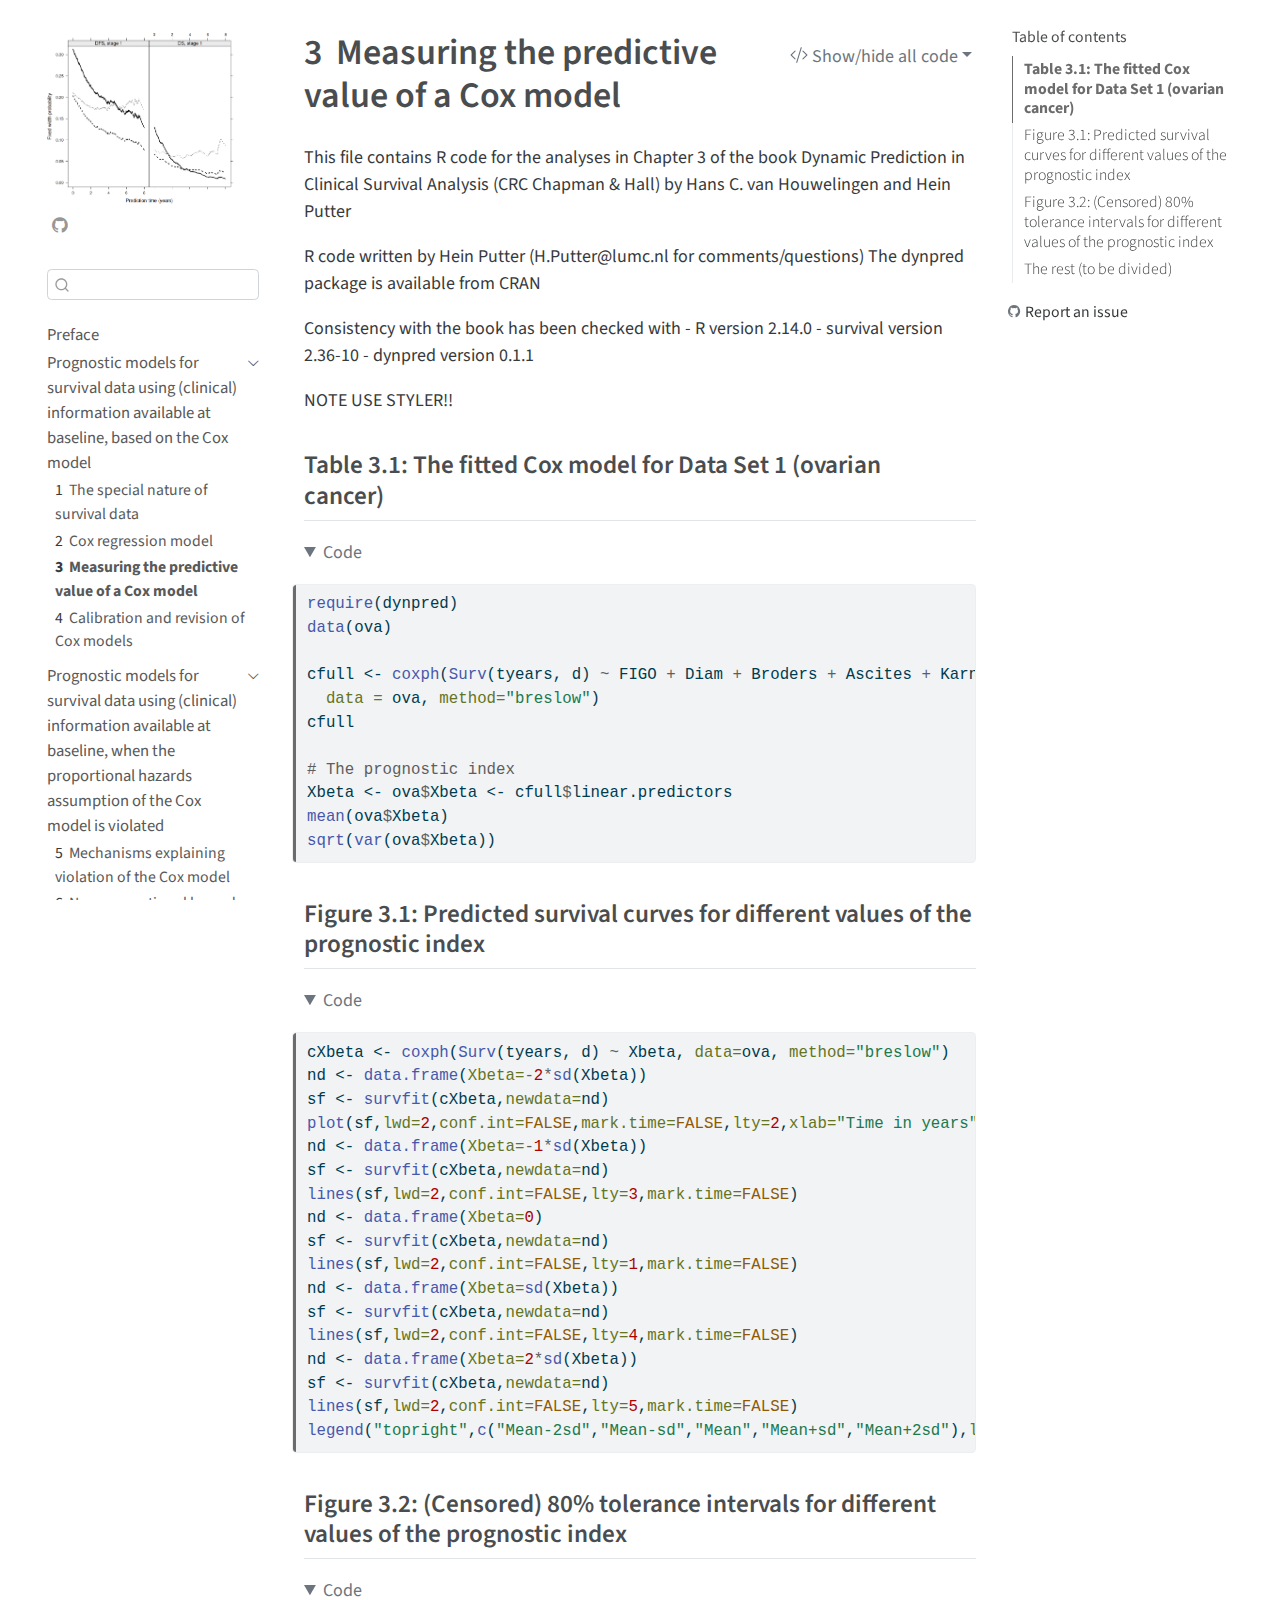
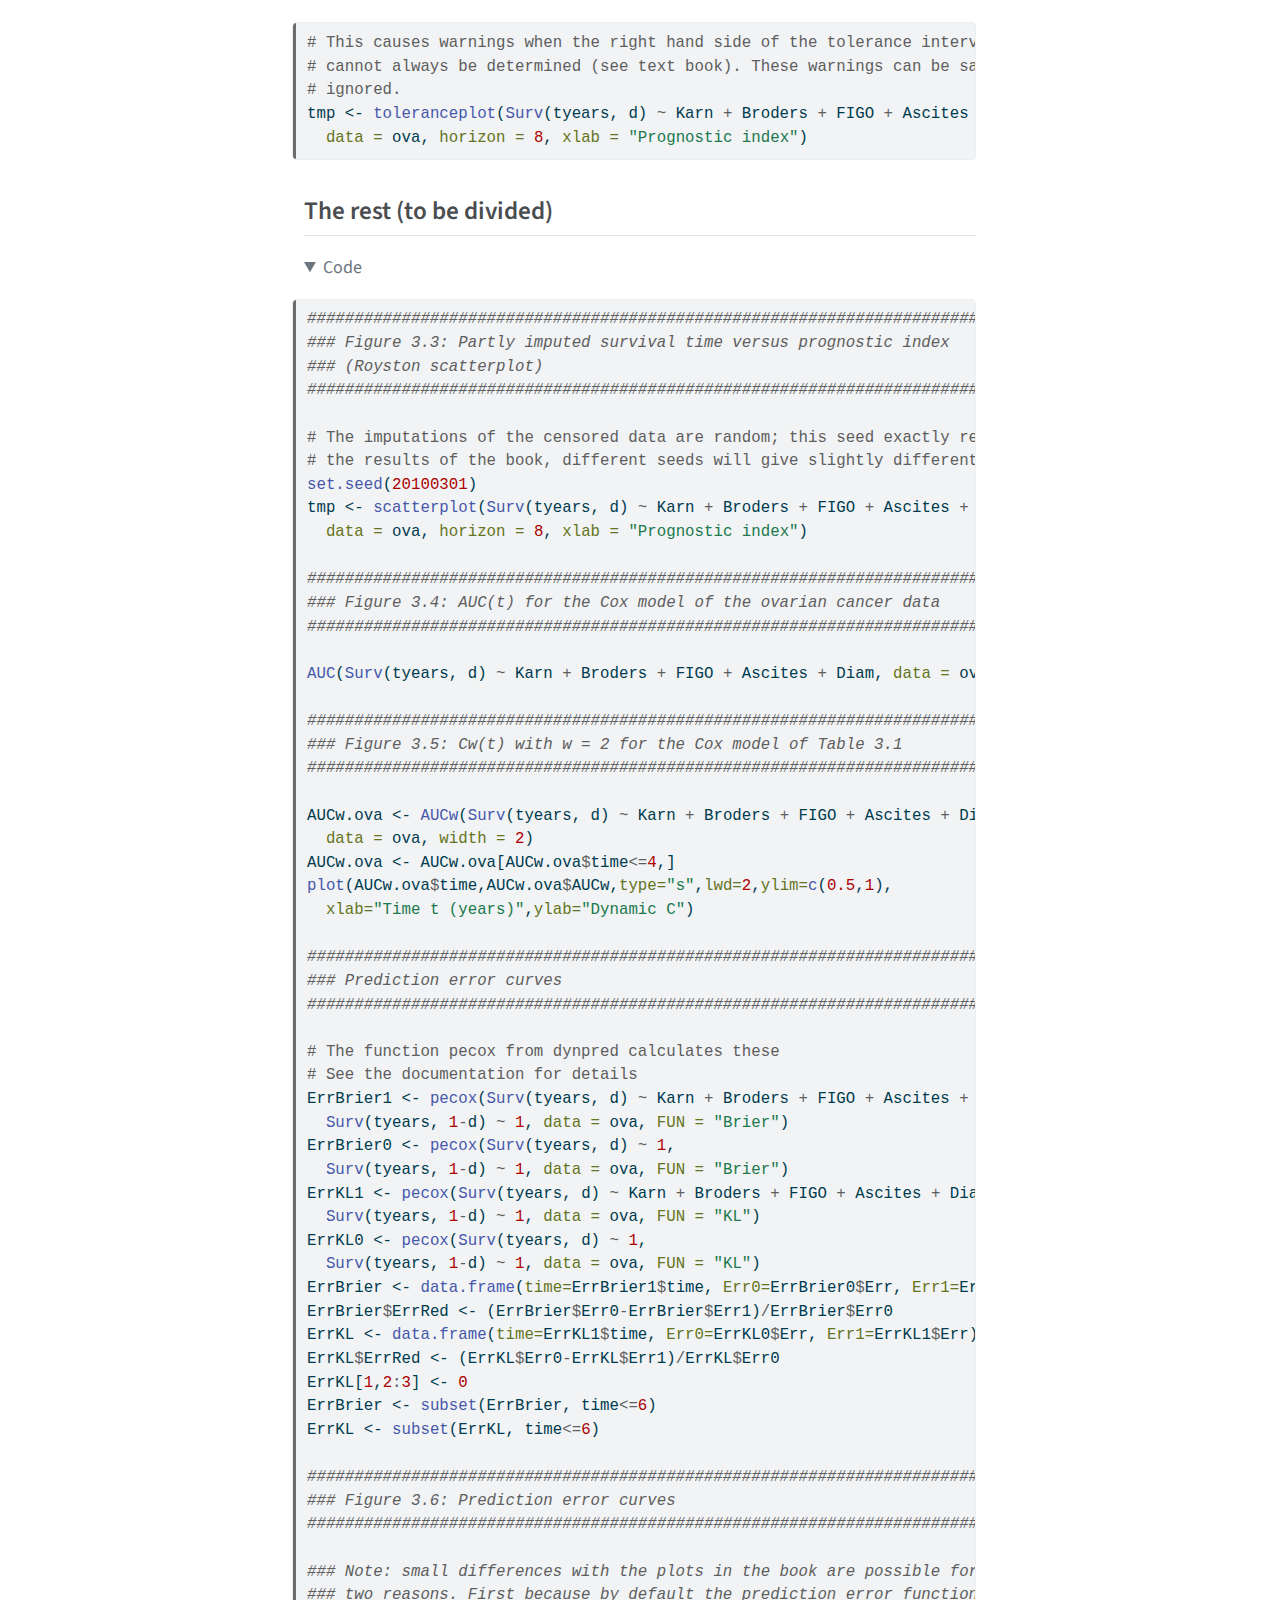
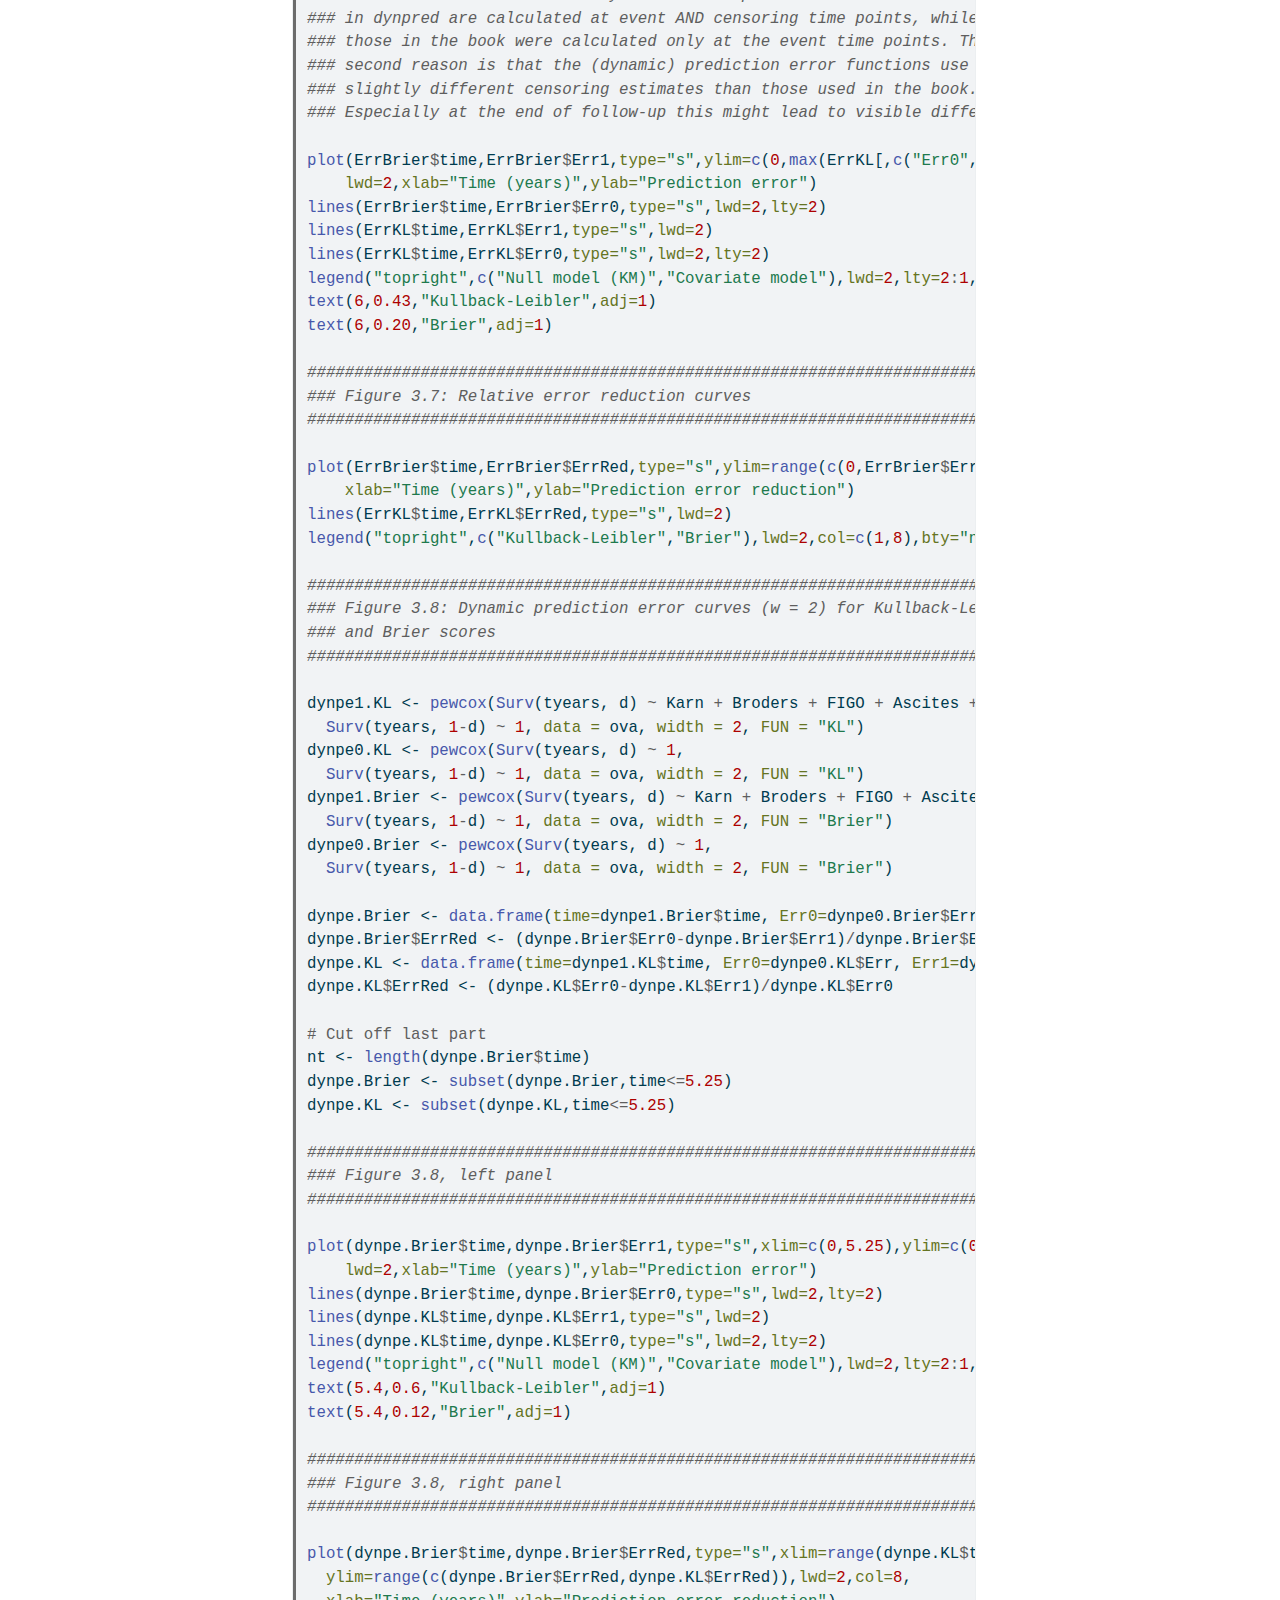
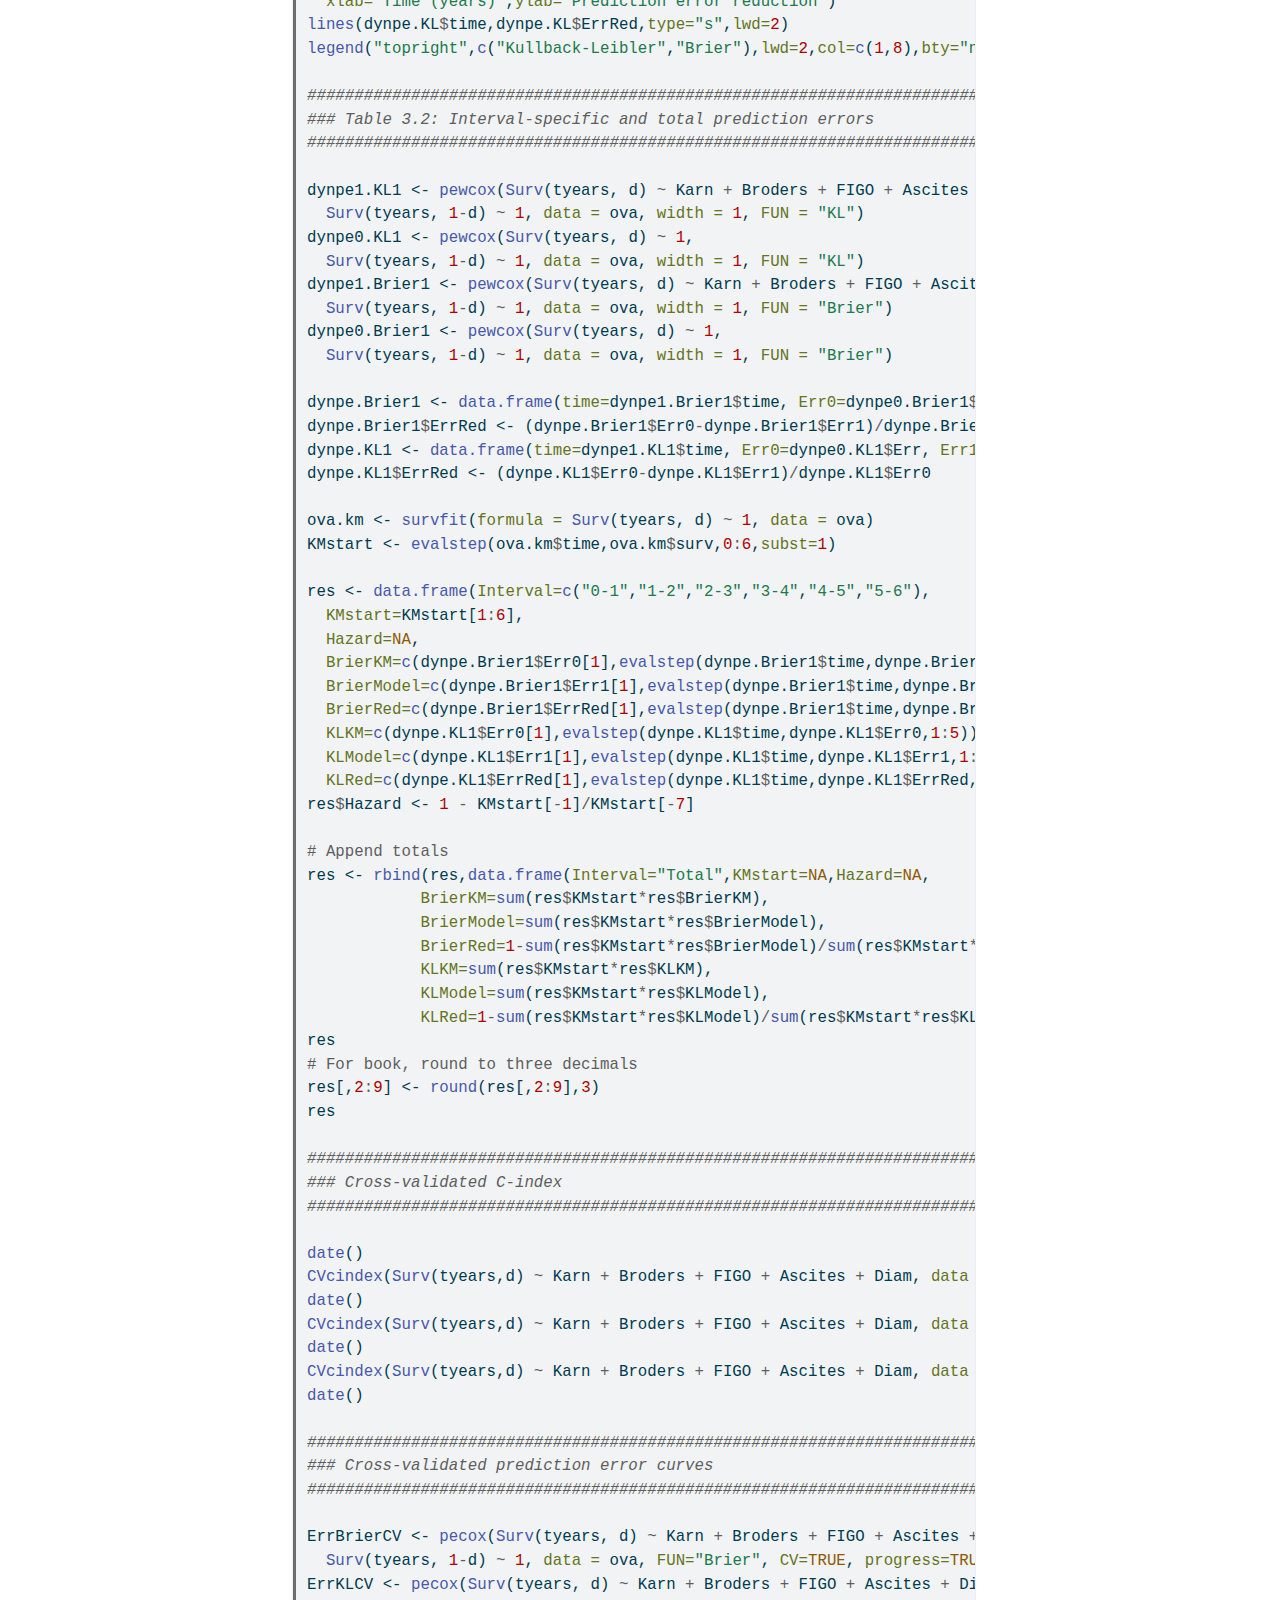
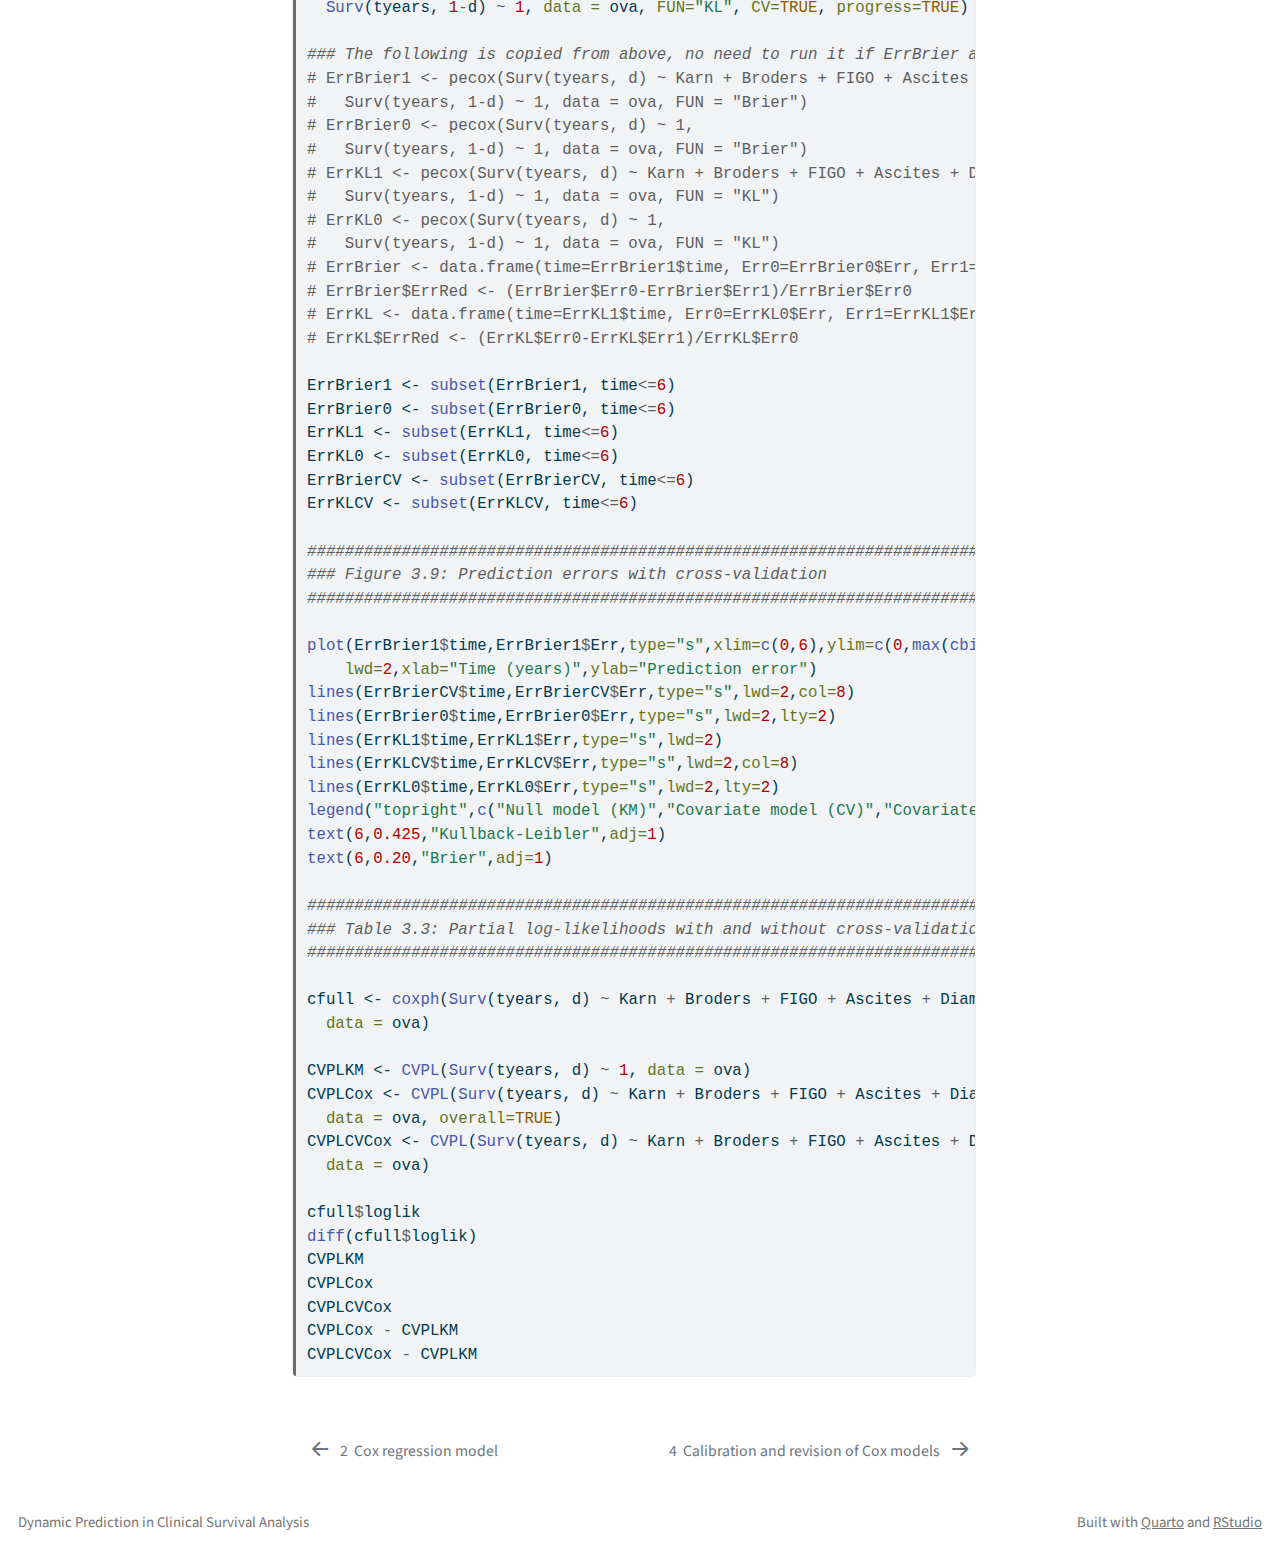
<file: docs/chapters/chapter_03.html>
<!DOCTYPE html>
<html xmlns="http://www.w3.org/1999/xhtml" lang="en" xml:lang="en"><head>

<meta charset="utf-8">
<meta name="generator" content="quarto-1.3.450">

<meta name="viewport" content="width=device-width, initial-scale=1.0, user-scalable=yes">


<title>Dynamic Prediction in Clinical Survival Analysis - 3&nbsp; Measuring the predictive value of a Cox model</title>
<style>
code{white-space: pre-wrap;}
span.smallcaps{font-variant: small-caps;}
div.columns{display: flex; gap: min(4vw, 1.5em);}
div.column{flex: auto; overflow-x: auto;}
div.hanging-indent{margin-left: 1.5em; text-indent: -1.5em;}
ul.task-list{list-style: none;}
ul.task-list li input[type="checkbox"] {
  width: 0.8em;
  margin: 0 0.8em 0.2em -1em; /* quarto-specific, see https://github.com/quarto-dev/quarto-cli/issues/4556 */ 
  vertical-align: middle;
}
/* CSS for syntax highlighting */
pre > code.sourceCode { white-space: pre; position: relative; }
pre > code.sourceCode > span { display: inline-block; line-height: 1.25; }
pre > code.sourceCode > span:empty { height: 1.2em; }
.sourceCode { overflow: visible; }
code.sourceCode > span { color: inherit; text-decoration: inherit; }
div.sourceCode { margin: 1em 0; }
pre.sourceCode { margin: 0; }
@media screen {
div.sourceCode { overflow: auto; }
}
@media print {
pre > code.sourceCode { white-space: pre-wrap; }
pre > code.sourceCode > span { text-indent: -5em; padding-left: 5em; }
}
pre.numberSource code
  { counter-reset: source-line 0; }
pre.numberSource code > span
  { position: relative; left: -4em; counter-increment: source-line; }
pre.numberSource code > span > a:first-child::before
  { content: counter(source-line);
    position: relative; left: -1em; text-align: right; vertical-align: baseline;
    border: none; display: inline-block;
    -webkit-touch-callout: none; -webkit-user-select: none;
    -khtml-user-select: none; -moz-user-select: none;
    -ms-user-select: none; user-select: none;
    padding: 0 4px; width: 4em;
  }
pre.numberSource { margin-left: 3em;  padding-left: 4px; }
div.sourceCode
  {   }
@media screen {
pre > code.sourceCode > span > a:first-child::before { text-decoration: underline; }
}
</style>


<script src="../site_libs/quarto-nav/quarto-nav.js"></script>
<script src="../site_libs/quarto-nav/headroom.min.js"></script>
<script src="../site_libs/clipboard/clipboard.min.js"></script>
<script src="../site_libs/quarto-search/autocomplete.umd.js"></script>
<script src="../site_libs/quarto-search/fuse.min.js"></script>
<script src="../site_libs/quarto-search/quarto-search.js"></script>
<meta name="quarto:offset" content="../">
<link href="../chapters/chapter_04.html" rel="next">
<link href="../chapters/chapter_02.html" rel="prev">
<link href="../front-curves.png" rel="icon" type="image/png">
<script src="../site_libs/quarto-html/quarto.js"></script>
<script src="../site_libs/quarto-html/popper.min.js"></script>
<script src="../site_libs/quarto-html/tippy.umd.min.js"></script>
<script src="../site_libs/quarto-html/anchor.min.js"></script>
<link href="../site_libs/quarto-html/tippy.css" rel="stylesheet">
<link href="../site_libs/quarto-html/quarto-syntax-highlighting.css" rel="stylesheet" id="quarto-text-highlighting-styles">
<script src="../site_libs/bootstrap/bootstrap.min.js"></script>
<link href="../site_libs/bootstrap/bootstrap-icons.css" rel="stylesheet">
<link href="../site_libs/bootstrap/bootstrap.min.css" rel="stylesheet" id="quarto-bootstrap" data-mode="light">
<script id="quarto-search-options" type="application/json">{
  "location": "sidebar",
  "copy-button": false,
  "collapse-after": 3,
  "panel-placement": "start",
  "type": "textbox",
  "limit": 20,
  "language": {
    "search-no-results-text": "No results",
    "search-matching-documents-text": "matching documents",
    "search-copy-link-title": "Copy link to search",
    "search-hide-matches-text": "Hide additional matches",
    "search-more-match-text": "more match in this document",
    "search-more-matches-text": "more matches in this document",
    "search-clear-button-title": "Clear",
    "search-detached-cancel-button-title": "Cancel",
    "search-submit-button-title": "Submit",
    "search-label": "Search"
  }
}</script>


</head>

<body class="nav-sidebar floating">

<div id="quarto-search-results"></div>
  <header id="quarto-header" class="headroom fixed-top">
  <nav class="quarto-secondary-nav">
    <div class="container-fluid d-flex">
      <button type="button" class="quarto-btn-toggle btn" data-bs-toggle="collapse" data-bs-target="#quarto-sidebar,#quarto-sidebar-glass" aria-controls="quarto-sidebar" aria-expanded="false" aria-label="Toggle sidebar navigation" onclick="if (window.quartoToggleHeadroom) { window.quartoToggleHeadroom(); }">
        <i class="bi bi-layout-text-sidebar-reverse"></i>
      </button>
      <nav class="quarto-page-breadcrumbs" aria-label="breadcrumb"><ol class="breadcrumb"><li class="breadcrumb-item"><a href="../chapters/chapter_01.html">Prognostic models for survival data using (clinical) information available at baseline, based on the Cox model</a></li><li class="breadcrumb-item"><a href="../chapters/chapter_03.html"><span class="chapter-number">3</span>&nbsp; <span class="chapter-title">Measuring the predictive value of a Cox model</span></a></li></ol></nav>
      <a class="flex-grow-1" role="button" data-bs-toggle="collapse" data-bs-target="#quarto-sidebar,#quarto-sidebar-glass" aria-controls="quarto-sidebar" aria-expanded="false" aria-label="Toggle sidebar navigation" onclick="if (window.quartoToggleHeadroom) { window.quartoToggleHeadroom(); }">      
      </a>
      <button type="button" class="btn quarto-search-button" aria-label="" onclick="window.quartoOpenSearch();">
        <i class="bi bi-search"></i>
      </button>
    </div>
  </nav>
</header>
<!-- content -->
<div id="quarto-content" class="quarto-container page-columns page-rows-contents page-layout-article">
<!-- sidebar -->
  <nav id="quarto-sidebar" class="sidebar collapse collapse-horizontal sidebar-navigation floating overflow-auto">
    <div class="pt-lg-2 mt-2 text-left sidebar-header sidebar-header-stacked">
      <a href="../index.html" class="sidebar-logo-link">
      <img src="../front-curves.png" alt="" class="sidebar-logo py-0 d-lg-inline d-none">
      </a>
    <div class="sidebar-title mb-0 py-0">
      <a href="../"></a> 
        <div class="sidebar-tools-main">
    <a href="https://github.com/survival-lumc/DynamicPrediction-book" rel="" title="Source Code" class="quarto-navigation-tool px-1" aria-label="Source Code"><i class="bi bi-github"></i></a>
</div>
    </div>
      </div>
        <div class="mt-2 flex-shrink-0 align-items-center">
        <div class="sidebar-search">
        <div id="quarto-search" class="" title="Search"></div>
        </div>
        </div>
    <div class="sidebar-menu-container"> 
    <ul class="list-unstyled mt-1">
        <li class="sidebar-item">
  <div class="sidebar-item-container"> 
  <a href="../index.html" class="sidebar-item-text sidebar-link">
 <span class="menu-text">Preface</span></a>
  </div>
</li>
        <li class="sidebar-item sidebar-item-section">
      <div class="sidebar-item-container"> 
            <a class="sidebar-item-text sidebar-link text-start" data-bs-toggle="collapse" data-bs-target="#quarto-sidebar-section-1" aria-expanded="true">
 <span class="menu-text">Prognostic models for survival data using (clinical) information available at baseline, based on the Cox model</span></a>
          <a class="sidebar-item-toggle text-start" data-bs-toggle="collapse" data-bs-target="#quarto-sidebar-section-1" aria-expanded="true" aria-label="Toggle section">
            <i class="bi bi-chevron-right ms-2"></i>
          </a> 
      </div>
      <ul id="quarto-sidebar-section-1" class="collapse list-unstyled sidebar-section depth1 show">  
          <li class="sidebar-item">
  <div class="sidebar-item-container"> 
  <a href="../chapters/chapter_01.html" class="sidebar-item-text sidebar-link">
 <span class="menu-text"><span class="chapter-number">1</span>&nbsp; <span class="chapter-title">The special nature of survival data</span></span></a>
  </div>
</li>
          <li class="sidebar-item">
  <div class="sidebar-item-container"> 
  <a href="../chapters/chapter_02.html" class="sidebar-item-text sidebar-link">
 <span class="menu-text"><span class="chapter-number">2</span>&nbsp; <span class="chapter-title">Cox regression model</span></span></a>
  </div>
</li>
          <li class="sidebar-item">
  <div class="sidebar-item-container"> 
  <a href="../chapters/chapter_03.html" class="sidebar-item-text sidebar-link active">
 <span class="menu-text"><span class="chapter-number">3</span>&nbsp; <span class="chapter-title">Measuring the predictive value of a Cox model</span></span></a>
  </div>
</li>
          <li class="sidebar-item">
  <div class="sidebar-item-container"> 
  <a href="../chapters/chapter_04.html" class="sidebar-item-text sidebar-link">
 <span class="menu-text"><span class="chapter-number">4</span>&nbsp; <span class="chapter-title">Calibration and revision of Cox models</span></span></a>
  </div>
</li>
      </ul>
  </li>
        <li class="sidebar-item sidebar-item-section">
      <div class="sidebar-item-container"> 
            <a class="sidebar-item-text sidebar-link text-start" data-bs-toggle="collapse" data-bs-target="#quarto-sidebar-section-2" aria-expanded="true">
 <span class="menu-text">Prognostic models for survival data using (clinical) information available at baseline, when the proportional hazards assumption of the Cox model is violated</span></a>
          <a class="sidebar-item-toggle text-start" data-bs-toggle="collapse" data-bs-target="#quarto-sidebar-section-2" aria-expanded="true" aria-label="Toggle section">
            <i class="bi bi-chevron-right ms-2"></i>
          </a> 
      </div>
      <ul id="quarto-sidebar-section-2" class="collapse list-unstyled sidebar-section depth1 show">  
          <li class="sidebar-item">
  <div class="sidebar-item-container"> 
  <a href="../chapters/chapter_05.html" class="sidebar-item-text sidebar-link">
 <span class="menu-text"><span class="chapter-number">5</span>&nbsp; <span class="chapter-title">Mechanisms explaining violation of the Cox model</span></span></a>
  </div>
</li>
          <li class="sidebar-item">
  <div class="sidebar-item-container"> 
  <a href="../chapters/chapter_06.html" class="sidebar-item-text sidebar-link">
 <span class="menu-text"><span class="chapter-number">6</span>&nbsp; <span class="chapter-title">Non-proportional hazards models</span></span></a>
  </div>
</li>
          <li class="sidebar-item">
  <div class="sidebar-item-container"> 
  <a href="../chapters/chapter_07.html" class="sidebar-item-text sidebar-link">
 <span class="menu-text"><span class="chapter-number">7</span>&nbsp; <span class="chapter-title">Dealing with non-proportional hazards</span></span></a>
  </div>
</li>
      </ul>
  </li>
        <li class="sidebar-item sidebar-item-section">
      <div class="sidebar-item-container"> 
            <a class="sidebar-item-text sidebar-link text-start" data-bs-toggle="collapse" data-bs-target="#quarto-sidebar-section-3" aria-expanded="true">
 <span class="menu-text">Dynamic prognostic models for survival data using time-dependent information</span></a>
          <a class="sidebar-item-toggle text-start" data-bs-toggle="collapse" data-bs-target="#quarto-sidebar-section-3" aria-expanded="true" aria-label="Toggle section">
            <i class="bi bi-chevron-right ms-2"></i>
          </a> 
      </div>
      <ul id="quarto-sidebar-section-3" class="collapse list-unstyled sidebar-section depth1 show">  
          <li class="sidebar-item">
  <div class="sidebar-item-container"> 
  <a href="../chapters/chapter_08.html" class="sidebar-item-text sidebar-link">
 <span class="menu-text"><span class="chapter-number">8</span>&nbsp; <span class="chapter-title">Dynamic predictions using biomarkers</span></span></a>
  </div>
</li>
          <li class="sidebar-item">
  <div class="sidebar-item-container"> 
  <a href="../chapters/chapter_09.html" class="sidebar-item-text sidebar-link">
 <span class="menu-text"><span class="chapter-number">9</span>&nbsp; <span class="chapter-title">Dynamic prediction in multi-state models</span></span></a>
  </div>
</li>
          <li class="sidebar-item">
  <div class="sidebar-item-container"> 
  <a href="../chapters/chapter_10.html" class="sidebar-item-text sidebar-link">
 <span class="menu-text"><span class="chapter-number">10</span>&nbsp; <span class="chapter-title">Dynamic prediction in chronic disease</span></span></a>
  </div>
</li>
      </ul>
  </li>
        <li class="sidebar-item sidebar-item-section">
      <div class="sidebar-item-container"> 
            <a class="sidebar-item-text sidebar-link text-start" data-bs-toggle="collapse" data-bs-target="#quarto-sidebar-section-4" aria-expanded="true">
 <span class="menu-text">Dynamic prognostic models for survival data using genomic data</span></a>
          <a class="sidebar-item-toggle text-start" data-bs-toggle="collapse" data-bs-target="#quarto-sidebar-section-4" aria-expanded="true" aria-label="Toggle section">
            <i class="bi bi-chevron-right ms-2"></i>
          </a> 
      </div>
      <ul id="quarto-sidebar-section-4" class="collapse list-unstyled sidebar-section depth1 show">  
          <li class="sidebar-item">
  <div class="sidebar-item-container"> 
  <a href="../chapters/chapter_11.html" class="sidebar-item-text sidebar-link">
 <span class="menu-text"><span class="chapter-number">11</span>&nbsp; <span class="chapter-title">Penalized Cox models</span></span></a>
  </div>
</li>
          <li class="sidebar-item">
  <div class="sidebar-item-container"> 
  <a href="../chapters/chapter_12.html" class="sidebar-item-text sidebar-link">
 <span class="menu-text"><span class="chapter-number">12</span>&nbsp; <span class="chapter-title">Dynamic prediction based on genomic data</span></span></a>
  </div>
</li>
      </ul>
  </li>
        <li class="sidebar-item">
  <div class="sidebar-item-container"> 
  <a href="../errata.html" class="sidebar-item-text sidebar-link">
 <span class="menu-text">Errata</span></a>
  </div>
</li>
    </ul>
    </div>
</nav>
<div id="quarto-sidebar-glass" data-bs-toggle="collapse" data-bs-target="#quarto-sidebar,#quarto-sidebar-glass"></div>
<!-- margin-sidebar -->
    <div id="quarto-margin-sidebar" class="sidebar margin-sidebar">
        <nav id="TOC" role="doc-toc" class="toc-active">
    <h2 id="toc-title">Table of contents</h2>
   
  <ul>
  <li><a href="#table-3.1-the-fitted-cox-model-for-data-set-1-ovarian-cancer" id="toc-table-3.1-the-fitted-cox-model-for-data-set-1-ovarian-cancer" class="nav-link active" data-scroll-target="#table-3.1-the-fitted-cox-model-for-data-set-1-ovarian-cancer">Table 3.1: The fitted Cox model for Data Set 1 (ovarian cancer)</a></li>
  <li><a href="#figure-3.1-predicted-survival-curves-for-different-values-of-the-prognostic-index" id="toc-figure-3.1-predicted-survival-curves-for-different-values-of-the-prognostic-index" class="nav-link" data-scroll-target="#figure-3.1-predicted-survival-curves-for-different-values-of-the-prognostic-index">Figure 3.1: Predicted survival curves for different values of the prognostic index</a></li>
  <li><a href="#figure-3.2-censored-80-tolerance-intervals-for-different-values-of-the-prognostic-index" id="toc-figure-3.2-censored-80-tolerance-intervals-for-different-values-of-the-prognostic-index" class="nav-link" data-scroll-target="#figure-3.2-censored-80-tolerance-intervals-for-different-values-of-the-prognostic-index">Figure 3.2: (Censored) 80% tolerance intervals for different values of the prognostic index</a></li>
  <li><a href="#the-rest-to-be-divided" id="toc-the-rest-to-be-divided" class="nav-link" data-scroll-target="#the-rest-to-be-divided">The rest (to be divided)</a></li>
  </ul>
<div class="toc-actions"><div><i class="bi bi-github"></i></div><div class="action-links"><p><a href="https://github.com/survival-lumc/DynamicPrediction-book/issues/new" class="toc-action">Report an issue</a></p></div></div></nav>
    </div>
<!-- main -->
<main class="content" id="quarto-document-content">

<header id="title-block-header" class="quarto-title-block default">
<div class="quarto-title">
<div class="quarto-title-block"><div><h1 class="title"><span class="chapter-number">3</span>&nbsp; <span class="chapter-title">Measuring the predictive value of a Cox model</span></h1><button type="button" class="btn code-tools-button dropdown-toggle" id="quarto-code-tools-menu" data-bs-toggle="dropdown" aria-expanded="false"><i class="bi"></i> Show/hide all code</button><ul class="dropdown-menu dropdown-menu-end" aria-labelelledby="quarto-code-tools-menu"><li><a id="quarto-show-all-code" class="dropdown-item" href="javascript:void(0)" role="button">Show All Code</a></li><li><a id="quarto-hide-all-code" class="dropdown-item" href="javascript:void(0)" role="button">Hide All Code</a></li></ul></div></div>
</div>



<div class="quarto-title-meta">

    
  
    
  </div>
  

</header>

<p>This file contains R code for the analyses in Chapter 3 of the book Dynamic Prediction in Clinical Survival Analysis (CRC Chapman &amp; Hall) by Hans C. van Houwelingen and Hein Putter</p>
<p>R code written by Hein Putter (H.Putter@lumc.nl for comments/questions) The dynpred package is available from CRAN</p>
<p>Consistency with the book has been checked with - R version 2.14.0 - survival version 2.36-10 - dynpred version 0.1.1</p>
<p>NOTE USE STYLER!!</p>
<section id="table-3.1-the-fitted-cox-model-for-data-set-1-ovarian-cancer" class="level2">
<h2 class="anchored" data-anchor-id="table-3.1-the-fitted-cox-model-for-data-set-1-ovarian-cancer">Table 3.1: The fitted Cox model for Data Set 1 (ovarian cancer)</h2>
<div class="cell" data-hash="chapter_03_cache/html/table3.1_8b4a0678ccdec6bc472271d35162fa47">
<details open="">
<summary>Code</summary>
<div class="sourceCode cell-code" id="cb1"><pre class="sourceCode r code-with-copy"><code class="sourceCode r"><span id="cb1-1"><a href="#cb1-1" aria-hidden="true" tabindex="-1"></a><span class="fu">require</span>(dynpred)</span>
<span id="cb1-2"><a href="#cb1-2" aria-hidden="true" tabindex="-1"></a><span class="fu">data</span>(ova)</span>
<span id="cb1-3"><a href="#cb1-3" aria-hidden="true" tabindex="-1"></a></span>
<span id="cb1-4"><a href="#cb1-4" aria-hidden="true" tabindex="-1"></a>cfull <span class="ot">&lt;-</span> <span class="fu">coxph</span>(<span class="fu">Surv</span>(tyears, d) <span class="sc">~</span> FIGO <span class="sc">+</span> Diam <span class="sc">+</span> Broders <span class="sc">+</span> Ascites <span class="sc">+</span> Karn,</span>
<span id="cb1-5"><a href="#cb1-5" aria-hidden="true" tabindex="-1"></a>  <span class="at">data =</span> ova, <span class="at">method=</span><span class="st">"breslow"</span>)</span>
<span id="cb1-6"><a href="#cb1-6" aria-hidden="true" tabindex="-1"></a>cfull</span>
<span id="cb1-7"><a href="#cb1-7" aria-hidden="true" tabindex="-1"></a></span>
<span id="cb1-8"><a href="#cb1-8" aria-hidden="true" tabindex="-1"></a><span class="co"># The prognostic index</span></span>
<span id="cb1-9"><a href="#cb1-9" aria-hidden="true" tabindex="-1"></a>Xbeta <span class="ot">&lt;-</span> ova<span class="sc">$</span>Xbeta <span class="ot">&lt;-</span> cfull<span class="sc">$</span>linear.predictors</span>
<span id="cb1-10"><a href="#cb1-10" aria-hidden="true" tabindex="-1"></a><span class="fu">mean</span>(ova<span class="sc">$</span>Xbeta)</span>
<span id="cb1-11"><a href="#cb1-11" aria-hidden="true" tabindex="-1"></a><span class="fu">sqrt</span>(<span class="fu">var</span>(ova<span class="sc">$</span>Xbeta))</span></code><button title="Copy to Clipboard" class="code-copy-button"><i class="bi"></i></button></pre></div>
</details>
</div>
</section>
<section id="figure-3.1-predicted-survival-curves-for-different-values-of-the-prognostic-index" class="level2">
<h2 class="anchored" data-anchor-id="figure-3.1-predicted-survival-curves-for-different-values-of-the-prognostic-index">Figure 3.1: Predicted survival curves for different values of the prognostic index</h2>
<div class="cell" data-hash="chapter_03_cache/html/fig3.1_c4d0202bb1ee744d141cace9f7f48518">
<details open="">
<summary>Code</summary>
<div class="sourceCode cell-code" id="cb2"><pre class="sourceCode r code-with-copy"><code class="sourceCode r"><span id="cb2-1"><a href="#cb2-1" aria-hidden="true" tabindex="-1"></a>cXbeta <span class="ot">&lt;-</span> <span class="fu">coxph</span>(<span class="fu">Surv</span>(tyears, d) <span class="sc">~</span> Xbeta, <span class="at">data=</span>ova, <span class="at">method=</span><span class="st">"breslow"</span>)</span>
<span id="cb2-2"><a href="#cb2-2" aria-hidden="true" tabindex="-1"></a>nd <span class="ot">&lt;-</span> <span class="fu">data.frame</span>(<span class="at">Xbeta=</span><span class="sc">-</span><span class="dv">2</span><span class="sc">*</span><span class="fu">sd</span>(Xbeta))</span>
<span id="cb2-3"><a href="#cb2-3" aria-hidden="true" tabindex="-1"></a>sf <span class="ot">&lt;-</span> <span class="fu">survfit</span>(cXbeta,<span class="at">newdata=</span>nd)</span>
<span id="cb2-4"><a href="#cb2-4" aria-hidden="true" tabindex="-1"></a><span class="fu">plot</span>(sf,<span class="at">lwd=</span><span class="dv">2</span>,<span class="at">conf.int=</span><span class="cn">FALSE</span>,<span class="at">mark.time=</span><span class="cn">FALSE</span>,<span class="at">lty=</span><span class="dv">2</span>,<span class="at">xlab=</span><span class="st">"Time in years"</span>,<span class="at">ylab=</span><span class="st">"Survival function"</span>)</span>
<span id="cb2-5"><a href="#cb2-5" aria-hidden="true" tabindex="-1"></a>nd <span class="ot">&lt;-</span> <span class="fu">data.frame</span>(<span class="at">Xbeta=</span><span class="sc">-</span><span class="dv">1</span><span class="sc">*</span><span class="fu">sd</span>(Xbeta))</span>
<span id="cb2-6"><a href="#cb2-6" aria-hidden="true" tabindex="-1"></a>sf <span class="ot">&lt;-</span> <span class="fu">survfit</span>(cXbeta,<span class="at">newdata=</span>nd)</span>
<span id="cb2-7"><a href="#cb2-7" aria-hidden="true" tabindex="-1"></a><span class="fu">lines</span>(sf,<span class="at">lwd=</span><span class="dv">2</span>,<span class="at">conf.int=</span><span class="cn">FALSE</span>,<span class="at">lty=</span><span class="dv">3</span>,<span class="at">mark.time=</span><span class="cn">FALSE</span>)</span>
<span id="cb2-8"><a href="#cb2-8" aria-hidden="true" tabindex="-1"></a>nd <span class="ot">&lt;-</span> <span class="fu">data.frame</span>(<span class="at">Xbeta=</span><span class="dv">0</span>)</span>
<span id="cb2-9"><a href="#cb2-9" aria-hidden="true" tabindex="-1"></a>sf <span class="ot">&lt;-</span> <span class="fu">survfit</span>(cXbeta,<span class="at">newdata=</span>nd)</span>
<span id="cb2-10"><a href="#cb2-10" aria-hidden="true" tabindex="-1"></a><span class="fu">lines</span>(sf,<span class="at">lwd=</span><span class="dv">2</span>,<span class="at">conf.int=</span><span class="cn">FALSE</span>,<span class="at">lty=</span><span class="dv">1</span>,<span class="at">mark.time=</span><span class="cn">FALSE</span>)</span>
<span id="cb2-11"><a href="#cb2-11" aria-hidden="true" tabindex="-1"></a>nd <span class="ot">&lt;-</span> <span class="fu">data.frame</span>(<span class="at">Xbeta=</span><span class="fu">sd</span>(Xbeta))</span>
<span id="cb2-12"><a href="#cb2-12" aria-hidden="true" tabindex="-1"></a>sf <span class="ot">&lt;-</span> <span class="fu">survfit</span>(cXbeta,<span class="at">newdata=</span>nd)</span>
<span id="cb2-13"><a href="#cb2-13" aria-hidden="true" tabindex="-1"></a><span class="fu">lines</span>(sf,<span class="at">lwd=</span><span class="dv">2</span>,<span class="at">conf.int=</span><span class="cn">FALSE</span>,<span class="at">lty=</span><span class="dv">4</span>,<span class="at">mark.time=</span><span class="cn">FALSE</span>)</span>
<span id="cb2-14"><a href="#cb2-14" aria-hidden="true" tabindex="-1"></a>nd <span class="ot">&lt;-</span> <span class="fu">data.frame</span>(<span class="at">Xbeta=</span><span class="dv">2</span><span class="sc">*</span><span class="fu">sd</span>(Xbeta))</span>
<span id="cb2-15"><a href="#cb2-15" aria-hidden="true" tabindex="-1"></a>sf <span class="ot">&lt;-</span> <span class="fu">survfit</span>(cXbeta,<span class="at">newdata=</span>nd)</span>
<span id="cb2-16"><a href="#cb2-16" aria-hidden="true" tabindex="-1"></a><span class="fu">lines</span>(sf,<span class="at">lwd=</span><span class="dv">2</span>,<span class="at">conf.int=</span><span class="cn">FALSE</span>,<span class="at">lty=</span><span class="dv">5</span>,<span class="at">mark.time=</span><span class="cn">FALSE</span>)</span>
<span id="cb2-17"><a href="#cb2-17" aria-hidden="true" tabindex="-1"></a><span class="fu">legend</span>(<span class="st">"topright"</span>,<span class="fu">c</span>(<span class="st">"Mean-2sd"</span>,<span class="st">"Mean-sd"</span>,<span class="st">"Mean"</span>,<span class="st">"Mean+sd"</span>,<span class="st">"Mean+2sd"</span>),<span class="at">lwd=</span><span class="dv">2</span>,<span class="at">col=</span><span class="fu">c</span>(<span class="dv">1</span>,<span class="dv">1</span>,<span class="dv">1</span>,<span class="dv">1</span>,<span class="dv">1</span>),<span class="at">lty=</span><span class="fu">c</span>(<span class="dv">2</span>,<span class="dv">3</span>,<span class="dv">1</span>,<span class="dv">4</span>,<span class="dv">5</span>),<span class="at">bty=</span><span class="st">"n"</span>)</span></code><button title="Copy to Clipboard" class="code-copy-button"><i class="bi"></i></button></pre></div>
</details>
</div>
</section>
<section id="figure-3.2-censored-80-tolerance-intervals-for-different-values-of-the-prognostic-index" class="level2">
<h2 class="anchored" data-anchor-id="figure-3.2-censored-80-tolerance-intervals-for-different-values-of-the-prognostic-index">Figure 3.2: (Censored) 80% tolerance intervals for different values of the prognostic index</h2>
<div class="cell" data-hash="chapter_03_cache/html/fig3.2_6915262ddbb70e7159ad6989d12d95d4">
<details open="">
<summary>Code</summary>
<div class="sourceCode cell-code" id="cb3"><pre class="sourceCode r code-with-copy"><code class="sourceCode r"><span id="cb3-1"><a href="#cb3-1" aria-hidden="true" tabindex="-1"></a><span class="co"># This causes warnings when the right hand side of the tolerance interval</span></span>
<span id="cb3-2"><a href="#cb3-2" aria-hidden="true" tabindex="-1"></a><span class="co"># cannot always be determined (see text book). These warnings can be safely</span></span>
<span id="cb3-3"><a href="#cb3-3" aria-hidden="true" tabindex="-1"></a><span class="co"># ignored.</span></span>
<span id="cb3-4"><a href="#cb3-4" aria-hidden="true" tabindex="-1"></a>tmp <span class="ot">&lt;-</span> <span class="fu">toleranceplot</span>(<span class="fu">Surv</span>(tyears, d) <span class="sc">~</span> Karn <span class="sc">+</span> Broders <span class="sc">+</span> FIGO <span class="sc">+</span> Ascites <span class="sc">+</span> Diam,</span>
<span id="cb3-5"><a href="#cb3-5" aria-hidden="true" tabindex="-1"></a>  <span class="at">data =</span> ova, <span class="at">horizon =</span> <span class="dv">8</span>, <span class="at">xlab =</span> <span class="st">"Prognostic index"</span>)</span></code><button title="Copy to Clipboard" class="code-copy-button"><i class="bi"></i></button></pre></div>
</details>
</div>
</section>
<section id="the-rest-to-be-divided" class="level2">
<h2 class="anchored" data-anchor-id="the-rest-to-be-divided">The rest (to be divided)</h2>
<div class="cell" data-hash="chapter_03_cache/html/fig3.3_3c01978e9b340b65aee1b039c91d4d41">
<details open="">
<summary>Code</summary>
<div class="sourceCode cell-code" id="cb4"><pre class="sourceCode r code-with-copy"><code class="sourceCode r"><span id="cb4-1"><a href="#cb4-1" aria-hidden="true" tabindex="-1"></a><span class="do">###############################################################################</span></span>
<span id="cb4-2"><a href="#cb4-2" aria-hidden="true" tabindex="-1"></a><span class="do">### Figure 3.3: Partly imputed survival time versus prognostic index</span></span>
<span id="cb4-3"><a href="#cb4-3" aria-hidden="true" tabindex="-1"></a><span class="do">### (Royston scatterplot)</span></span>
<span id="cb4-4"><a href="#cb4-4" aria-hidden="true" tabindex="-1"></a><span class="do">###############################################################################</span></span>
<span id="cb4-5"><a href="#cb4-5" aria-hidden="true" tabindex="-1"></a></span>
<span id="cb4-6"><a href="#cb4-6" aria-hidden="true" tabindex="-1"></a><span class="co"># The imputations of the censored data are random; this seed exactly reproduces</span></span>
<span id="cb4-7"><a href="#cb4-7" aria-hidden="true" tabindex="-1"></a><span class="co"># the results of the book, different seeds will give slightly different results</span></span>
<span id="cb4-8"><a href="#cb4-8" aria-hidden="true" tabindex="-1"></a><span class="fu">set.seed</span>(<span class="dv">20100301</span>)</span>
<span id="cb4-9"><a href="#cb4-9" aria-hidden="true" tabindex="-1"></a>tmp <span class="ot">&lt;-</span> <span class="fu">scatterplot</span>(<span class="fu">Surv</span>(tyears, d) <span class="sc">~</span> Karn <span class="sc">+</span> Broders <span class="sc">+</span> FIGO <span class="sc">+</span> Ascites <span class="sc">+</span> Diam,</span>
<span id="cb4-10"><a href="#cb4-10" aria-hidden="true" tabindex="-1"></a>  <span class="at">data =</span> ova, <span class="at">horizon =</span> <span class="dv">8</span>, <span class="at">xlab =</span> <span class="st">"Prognostic index"</span>)</span>
<span id="cb4-11"><a href="#cb4-11" aria-hidden="true" tabindex="-1"></a></span>
<span id="cb4-12"><a href="#cb4-12" aria-hidden="true" tabindex="-1"></a><span class="do">###############################################################################</span></span>
<span id="cb4-13"><a href="#cb4-13" aria-hidden="true" tabindex="-1"></a><span class="do">### Figure 3.4: AUC(t) for the Cox model of the ovarian cancer data</span></span>
<span id="cb4-14"><a href="#cb4-14" aria-hidden="true" tabindex="-1"></a><span class="do">###############################################################################</span></span>
<span id="cb4-15"><a href="#cb4-15" aria-hidden="true" tabindex="-1"></a></span>
<span id="cb4-16"><a href="#cb4-16" aria-hidden="true" tabindex="-1"></a><span class="fu">AUC</span>(<span class="fu">Surv</span>(tyears, d) <span class="sc">~</span> Karn <span class="sc">+</span> Broders <span class="sc">+</span> FIGO <span class="sc">+</span> Ascites <span class="sc">+</span> Diam, <span class="at">data =</span> ova)</span>
<span id="cb4-17"><a href="#cb4-17" aria-hidden="true" tabindex="-1"></a></span>
<span id="cb4-18"><a href="#cb4-18" aria-hidden="true" tabindex="-1"></a><span class="do">###############################################################################</span></span>
<span id="cb4-19"><a href="#cb4-19" aria-hidden="true" tabindex="-1"></a><span class="do">### Figure 3.5: Cw(t) with w = 2 for the Cox model of Table 3.1</span></span>
<span id="cb4-20"><a href="#cb4-20" aria-hidden="true" tabindex="-1"></a><span class="do">###############################################################################</span></span>
<span id="cb4-21"><a href="#cb4-21" aria-hidden="true" tabindex="-1"></a></span>
<span id="cb4-22"><a href="#cb4-22" aria-hidden="true" tabindex="-1"></a>AUCw.ova <span class="ot">&lt;-</span> <span class="fu">AUCw</span>(<span class="fu">Surv</span>(tyears, d) <span class="sc">~</span> Karn <span class="sc">+</span> Broders <span class="sc">+</span> FIGO <span class="sc">+</span> Ascites <span class="sc">+</span> Diam,</span>
<span id="cb4-23"><a href="#cb4-23" aria-hidden="true" tabindex="-1"></a>  <span class="at">data =</span> ova, <span class="at">width =</span> <span class="dv">2</span>)</span>
<span id="cb4-24"><a href="#cb4-24" aria-hidden="true" tabindex="-1"></a>AUCw.ova <span class="ot">&lt;-</span> AUCw.ova[AUCw.ova<span class="sc">$</span>time<span class="sc">&lt;=</span><span class="dv">4</span>,]</span>
<span id="cb4-25"><a href="#cb4-25" aria-hidden="true" tabindex="-1"></a><span class="fu">plot</span>(AUCw.ova<span class="sc">$</span>time,AUCw.ova<span class="sc">$</span>AUCw,<span class="at">type=</span><span class="st">"s"</span>,<span class="at">lwd=</span><span class="dv">2</span>,<span class="at">ylim=</span><span class="fu">c</span>(<span class="fl">0.5</span>,<span class="dv">1</span>),</span>
<span id="cb4-26"><a href="#cb4-26" aria-hidden="true" tabindex="-1"></a>  <span class="at">xlab=</span><span class="st">"Time t (years)"</span>,<span class="at">ylab=</span><span class="st">"Dynamic C"</span>)</span>
<span id="cb4-27"><a href="#cb4-27" aria-hidden="true" tabindex="-1"></a></span>
<span id="cb4-28"><a href="#cb4-28" aria-hidden="true" tabindex="-1"></a><span class="do">###############################################################################</span></span>
<span id="cb4-29"><a href="#cb4-29" aria-hidden="true" tabindex="-1"></a><span class="do">### Prediction error curves</span></span>
<span id="cb4-30"><a href="#cb4-30" aria-hidden="true" tabindex="-1"></a><span class="do">###############################################################################</span></span>
<span id="cb4-31"><a href="#cb4-31" aria-hidden="true" tabindex="-1"></a></span>
<span id="cb4-32"><a href="#cb4-32" aria-hidden="true" tabindex="-1"></a><span class="co"># The function pecox from dynpred calculates these</span></span>
<span id="cb4-33"><a href="#cb4-33" aria-hidden="true" tabindex="-1"></a><span class="co"># See the documentation for details</span></span>
<span id="cb4-34"><a href="#cb4-34" aria-hidden="true" tabindex="-1"></a>ErrBrier1 <span class="ot">&lt;-</span> <span class="fu">pecox</span>(<span class="fu">Surv</span>(tyears, d) <span class="sc">~</span> Karn <span class="sc">+</span> Broders <span class="sc">+</span> FIGO <span class="sc">+</span> Ascites <span class="sc">+</span> Diam,</span>
<span id="cb4-35"><a href="#cb4-35" aria-hidden="true" tabindex="-1"></a>  <span class="fu">Surv</span>(tyears, <span class="dv">1</span><span class="sc">-</span>d) <span class="sc">~</span> <span class="dv">1</span>, <span class="at">data =</span> ova, <span class="at">FUN =</span> <span class="st">"Brier"</span>)</span>
<span id="cb4-36"><a href="#cb4-36" aria-hidden="true" tabindex="-1"></a>ErrBrier0 <span class="ot">&lt;-</span> <span class="fu">pecox</span>(<span class="fu">Surv</span>(tyears, d) <span class="sc">~</span> <span class="dv">1</span>,</span>
<span id="cb4-37"><a href="#cb4-37" aria-hidden="true" tabindex="-1"></a>  <span class="fu">Surv</span>(tyears, <span class="dv">1</span><span class="sc">-</span>d) <span class="sc">~</span> <span class="dv">1</span>, <span class="at">data =</span> ova, <span class="at">FUN =</span> <span class="st">"Brier"</span>)</span>
<span id="cb4-38"><a href="#cb4-38" aria-hidden="true" tabindex="-1"></a>ErrKL1 <span class="ot">&lt;-</span> <span class="fu">pecox</span>(<span class="fu">Surv</span>(tyears, d) <span class="sc">~</span> Karn <span class="sc">+</span> Broders <span class="sc">+</span> FIGO <span class="sc">+</span> Ascites <span class="sc">+</span> Diam,</span>
<span id="cb4-39"><a href="#cb4-39" aria-hidden="true" tabindex="-1"></a>  <span class="fu">Surv</span>(tyears, <span class="dv">1</span><span class="sc">-</span>d) <span class="sc">~</span> <span class="dv">1</span>, <span class="at">data =</span> ova, <span class="at">FUN =</span> <span class="st">"KL"</span>)</span>
<span id="cb4-40"><a href="#cb4-40" aria-hidden="true" tabindex="-1"></a>ErrKL0 <span class="ot">&lt;-</span> <span class="fu">pecox</span>(<span class="fu">Surv</span>(tyears, d) <span class="sc">~</span> <span class="dv">1</span>,</span>
<span id="cb4-41"><a href="#cb4-41" aria-hidden="true" tabindex="-1"></a>  <span class="fu">Surv</span>(tyears, <span class="dv">1</span><span class="sc">-</span>d) <span class="sc">~</span> <span class="dv">1</span>, <span class="at">data =</span> ova, <span class="at">FUN =</span> <span class="st">"KL"</span>)</span>
<span id="cb4-42"><a href="#cb4-42" aria-hidden="true" tabindex="-1"></a>ErrBrier <span class="ot">&lt;-</span> <span class="fu">data.frame</span>(<span class="at">time=</span>ErrBrier1<span class="sc">$</span>time, <span class="at">Err0=</span>ErrBrier0<span class="sc">$</span>Err, <span class="at">Err1=</span>ErrBrier1<span class="sc">$</span>Err)</span>
<span id="cb4-43"><a href="#cb4-43" aria-hidden="true" tabindex="-1"></a>ErrBrier<span class="sc">$</span>ErrRed <span class="ot">&lt;-</span> (ErrBrier<span class="sc">$</span>Err0<span class="sc">-</span>ErrBrier<span class="sc">$</span>Err1)<span class="sc">/</span>ErrBrier<span class="sc">$</span>Err0</span>
<span id="cb4-44"><a href="#cb4-44" aria-hidden="true" tabindex="-1"></a>ErrKL <span class="ot">&lt;-</span> <span class="fu">data.frame</span>(<span class="at">time=</span>ErrKL1<span class="sc">$</span>time, <span class="at">Err0=</span>ErrKL0<span class="sc">$</span>Err, <span class="at">Err1=</span>ErrKL1<span class="sc">$</span>Err)</span>
<span id="cb4-45"><a href="#cb4-45" aria-hidden="true" tabindex="-1"></a>ErrKL<span class="sc">$</span>ErrRed <span class="ot">&lt;-</span> (ErrKL<span class="sc">$</span>Err0<span class="sc">-</span>ErrKL<span class="sc">$</span>Err1)<span class="sc">/</span>ErrKL<span class="sc">$</span>Err0</span>
<span id="cb4-46"><a href="#cb4-46" aria-hidden="true" tabindex="-1"></a>ErrKL[<span class="dv">1</span>,<span class="dv">2</span><span class="sc">:</span><span class="dv">3</span>] <span class="ot">&lt;-</span> <span class="dv">0</span></span>
<span id="cb4-47"><a href="#cb4-47" aria-hidden="true" tabindex="-1"></a>ErrBrier <span class="ot">&lt;-</span> <span class="fu">subset</span>(ErrBrier, time<span class="sc">&lt;=</span><span class="dv">6</span>)</span>
<span id="cb4-48"><a href="#cb4-48" aria-hidden="true" tabindex="-1"></a>ErrKL <span class="ot">&lt;-</span> <span class="fu">subset</span>(ErrKL, time<span class="sc">&lt;=</span><span class="dv">6</span>)</span>
<span id="cb4-49"><a href="#cb4-49" aria-hidden="true" tabindex="-1"></a></span>
<span id="cb4-50"><a href="#cb4-50" aria-hidden="true" tabindex="-1"></a><span class="do">###############################################################################</span></span>
<span id="cb4-51"><a href="#cb4-51" aria-hidden="true" tabindex="-1"></a><span class="do">### Figure 3.6: Prediction error curves</span></span>
<span id="cb4-52"><a href="#cb4-52" aria-hidden="true" tabindex="-1"></a><span class="do">###############################################################################</span></span>
<span id="cb4-53"><a href="#cb4-53" aria-hidden="true" tabindex="-1"></a></span>
<span id="cb4-54"><a href="#cb4-54" aria-hidden="true" tabindex="-1"></a><span class="do">### Note: small differences with the plots in the book are possible for</span></span>
<span id="cb4-55"><a href="#cb4-55" aria-hidden="true" tabindex="-1"></a><span class="do">### two reasons. First because by default the prediction error functions</span></span>
<span id="cb4-56"><a href="#cb4-56" aria-hidden="true" tabindex="-1"></a><span class="do">### in dynpred are calculated at event AND censoring time points, while</span></span>
<span id="cb4-57"><a href="#cb4-57" aria-hidden="true" tabindex="-1"></a><span class="do">### those in the book were calculated only at the event time points. The</span></span>
<span id="cb4-58"><a href="#cb4-58" aria-hidden="true" tabindex="-1"></a><span class="do">### second reason is that the (dynamic) prediction error functions use</span></span>
<span id="cb4-59"><a href="#cb4-59" aria-hidden="true" tabindex="-1"></a><span class="do">### slightly different censoring estimates than those used in the book.</span></span>
<span id="cb4-60"><a href="#cb4-60" aria-hidden="true" tabindex="-1"></a><span class="do">### Especially at the end of follow-up this might lead to visible differences.</span></span>
<span id="cb4-61"><a href="#cb4-61" aria-hidden="true" tabindex="-1"></a></span>
<span id="cb4-62"><a href="#cb4-62" aria-hidden="true" tabindex="-1"></a><span class="fu">plot</span>(ErrBrier<span class="sc">$</span>time,ErrBrier<span class="sc">$</span>Err1,<span class="at">type=</span><span class="st">"s"</span>,<span class="at">ylim=</span><span class="fu">c</span>(<span class="dv">0</span>,<span class="fu">max</span>(ErrKL[,<span class="fu">c</span>(<span class="st">"Err0"</span>,<span class="st">"Err1"</span>)])),</span>
<span id="cb4-63"><a href="#cb4-63" aria-hidden="true" tabindex="-1"></a>    <span class="at">lwd=</span><span class="dv">2</span>,<span class="at">xlab=</span><span class="st">"Time (years)"</span>,<span class="at">ylab=</span><span class="st">"Prediction error"</span>)</span>
<span id="cb4-64"><a href="#cb4-64" aria-hidden="true" tabindex="-1"></a><span class="fu">lines</span>(ErrBrier<span class="sc">$</span>time,ErrBrier<span class="sc">$</span>Err0,<span class="at">type=</span><span class="st">"s"</span>,<span class="at">lwd=</span><span class="dv">2</span>,<span class="at">lty=</span><span class="dv">2</span>)</span>
<span id="cb4-65"><a href="#cb4-65" aria-hidden="true" tabindex="-1"></a><span class="fu">lines</span>(ErrKL<span class="sc">$</span>time,ErrKL<span class="sc">$</span>Err1,<span class="at">type=</span><span class="st">"s"</span>,<span class="at">lwd=</span><span class="dv">2</span>)</span>
<span id="cb4-66"><a href="#cb4-66" aria-hidden="true" tabindex="-1"></a><span class="fu">lines</span>(ErrKL<span class="sc">$</span>time,ErrKL<span class="sc">$</span>Err0,<span class="at">type=</span><span class="st">"s"</span>,<span class="at">lwd=</span><span class="dv">2</span>,<span class="at">lty=</span><span class="dv">2</span>)</span>
<span id="cb4-67"><a href="#cb4-67" aria-hidden="true" tabindex="-1"></a><span class="fu">legend</span>(<span class="st">"topright"</span>,<span class="fu">c</span>(<span class="st">"Null model (KM)"</span>,<span class="st">"Covariate model"</span>),<span class="at">lwd=</span><span class="dv">2</span>,<span class="at">lty=</span><span class="dv">2</span><span class="sc">:</span><span class="dv">1</span>,<span class="at">bty=</span><span class="st">"n"</span>)</span>
<span id="cb4-68"><a href="#cb4-68" aria-hidden="true" tabindex="-1"></a><span class="fu">text</span>(<span class="dv">6</span>,<span class="fl">0.43</span>,<span class="st">"Kullback-Leibler"</span>,<span class="at">adj=</span><span class="dv">1</span>)</span>
<span id="cb4-69"><a href="#cb4-69" aria-hidden="true" tabindex="-1"></a><span class="fu">text</span>(<span class="dv">6</span>,<span class="fl">0.20</span>,<span class="st">"Brier"</span>,<span class="at">adj=</span><span class="dv">1</span>)</span>
<span id="cb4-70"><a href="#cb4-70" aria-hidden="true" tabindex="-1"></a></span>
<span id="cb4-71"><a href="#cb4-71" aria-hidden="true" tabindex="-1"></a><span class="do">###############################################################################</span></span>
<span id="cb4-72"><a href="#cb4-72" aria-hidden="true" tabindex="-1"></a><span class="do">### Figure 3.7: Relative error reduction curves</span></span>
<span id="cb4-73"><a href="#cb4-73" aria-hidden="true" tabindex="-1"></a><span class="do">###############################################################################</span></span>
<span id="cb4-74"><a href="#cb4-74" aria-hidden="true" tabindex="-1"></a></span>
<span id="cb4-75"><a href="#cb4-75" aria-hidden="true" tabindex="-1"></a><span class="fu">plot</span>(ErrBrier<span class="sc">$</span>time,ErrBrier<span class="sc">$</span>ErrRed,<span class="at">type=</span><span class="st">"s"</span>,<span class="at">ylim=</span><span class="fu">range</span>(<span class="fu">c</span>(<span class="dv">0</span>,ErrBrier<span class="sc">$</span>ErrRed,ErrKL<span class="sc">$</span>ErrRed),<span class="at">na.rm=</span><span class="cn">TRUE</span>),<span class="at">lwd=</span><span class="dv">2</span>,<span class="at">col=</span><span class="dv">8</span>,</span>
<span id="cb4-76"><a href="#cb4-76" aria-hidden="true" tabindex="-1"></a>    <span class="at">xlab=</span><span class="st">"Time (years)"</span>,<span class="at">ylab=</span><span class="st">"Prediction error reduction"</span>)</span>
<span id="cb4-77"><a href="#cb4-77" aria-hidden="true" tabindex="-1"></a><span class="fu">lines</span>(ErrKL<span class="sc">$</span>time,ErrKL<span class="sc">$</span>ErrRed,<span class="at">type=</span><span class="st">"s"</span>,<span class="at">lwd=</span><span class="dv">2</span>)</span>
<span id="cb4-78"><a href="#cb4-78" aria-hidden="true" tabindex="-1"></a><span class="fu">legend</span>(<span class="st">"topright"</span>,<span class="fu">c</span>(<span class="st">"Kullback-Leibler"</span>,<span class="st">"Brier"</span>),<span class="at">lwd=</span><span class="dv">2</span>,<span class="at">col=</span><span class="fu">c</span>(<span class="dv">1</span>,<span class="dv">8</span>),<span class="at">bty=</span><span class="st">"n"</span>)</span>
<span id="cb4-79"><a href="#cb4-79" aria-hidden="true" tabindex="-1"></a></span>
<span id="cb4-80"><a href="#cb4-80" aria-hidden="true" tabindex="-1"></a><span class="do">###############################################################################</span></span>
<span id="cb4-81"><a href="#cb4-81" aria-hidden="true" tabindex="-1"></a><span class="do">### Figure 3.8: Dynamic prediction error curves (w = 2) for Kullback-Leibler</span></span>
<span id="cb4-82"><a href="#cb4-82" aria-hidden="true" tabindex="-1"></a><span class="do">### and Brier scores</span></span>
<span id="cb4-83"><a href="#cb4-83" aria-hidden="true" tabindex="-1"></a><span class="do">###############################################################################</span></span>
<span id="cb4-84"><a href="#cb4-84" aria-hidden="true" tabindex="-1"></a></span>
<span id="cb4-85"><a href="#cb4-85" aria-hidden="true" tabindex="-1"></a>dynpe1.KL <span class="ot">&lt;-</span> <span class="fu">pewcox</span>(<span class="fu">Surv</span>(tyears, d) <span class="sc">~</span> Karn <span class="sc">+</span> Broders <span class="sc">+</span> FIGO <span class="sc">+</span> Ascites <span class="sc">+</span> Diam,</span>
<span id="cb4-86"><a href="#cb4-86" aria-hidden="true" tabindex="-1"></a>  <span class="fu">Surv</span>(tyears, <span class="dv">1</span><span class="sc">-</span>d) <span class="sc">~</span> <span class="dv">1</span>, <span class="at">data =</span> ova, <span class="at">width =</span> <span class="dv">2</span>, <span class="at">FUN =</span> <span class="st">"KL"</span>)</span>
<span id="cb4-87"><a href="#cb4-87" aria-hidden="true" tabindex="-1"></a>dynpe0.KL <span class="ot">&lt;-</span> <span class="fu">pewcox</span>(<span class="fu">Surv</span>(tyears, d) <span class="sc">~</span> <span class="dv">1</span>,</span>
<span id="cb4-88"><a href="#cb4-88" aria-hidden="true" tabindex="-1"></a>  <span class="fu">Surv</span>(tyears, <span class="dv">1</span><span class="sc">-</span>d) <span class="sc">~</span> <span class="dv">1</span>, <span class="at">data =</span> ova, <span class="at">width =</span> <span class="dv">2</span>, <span class="at">FUN =</span> <span class="st">"KL"</span>)</span>
<span id="cb4-89"><a href="#cb4-89" aria-hidden="true" tabindex="-1"></a>dynpe1.Brier <span class="ot">&lt;-</span> <span class="fu">pewcox</span>(<span class="fu">Surv</span>(tyears, d) <span class="sc">~</span> Karn <span class="sc">+</span> Broders <span class="sc">+</span> FIGO <span class="sc">+</span> Ascites <span class="sc">+</span> Diam,</span>
<span id="cb4-90"><a href="#cb4-90" aria-hidden="true" tabindex="-1"></a>  <span class="fu">Surv</span>(tyears, <span class="dv">1</span><span class="sc">-</span>d) <span class="sc">~</span> <span class="dv">1</span>, <span class="at">data =</span> ova, <span class="at">width =</span> <span class="dv">2</span>, <span class="at">FUN =</span> <span class="st">"Brier"</span>)</span>
<span id="cb4-91"><a href="#cb4-91" aria-hidden="true" tabindex="-1"></a>dynpe0.Brier <span class="ot">&lt;-</span> <span class="fu">pewcox</span>(<span class="fu">Surv</span>(tyears, d) <span class="sc">~</span> <span class="dv">1</span>,</span>
<span id="cb4-92"><a href="#cb4-92" aria-hidden="true" tabindex="-1"></a>  <span class="fu">Surv</span>(tyears, <span class="dv">1</span><span class="sc">-</span>d) <span class="sc">~</span> <span class="dv">1</span>, <span class="at">data =</span> ova, <span class="at">width =</span> <span class="dv">2</span>, <span class="at">FUN =</span> <span class="st">"Brier"</span>)</span>
<span id="cb4-93"><a href="#cb4-93" aria-hidden="true" tabindex="-1"></a></span>
<span id="cb4-94"><a href="#cb4-94" aria-hidden="true" tabindex="-1"></a>dynpe.Brier <span class="ot">&lt;-</span> <span class="fu">data.frame</span>(<span class="at">time=</span>dynpe1.Brier<span class="sc">$</span>time, <span class="at">Err0=</span>dynpe0.Brier<span class="sc">$</span>Err, <span class="at">Err1=</span>dynpe1.Brier<span class="sc">$</span>Err)</span>
<span id="cb4-95"><a href="#cb4-95" aria-hidden="true" tabindex="-1"></a>dynpe.Brier<span class="sc">$</span>ErrRed <span class="ot">&lt;-</span> (dynpe.Brier<span class="sc">$</span>Err0<span class="sc">-</span>dynpe.Brier<span class="sc">$</span>Err1)<span class="sc">/</span>dynpe.Brier<span class="sc">$</span>Err0</span>
<span id="cb4-96"><a href="#cb4-96" aria-hidden="true" tabindex="-1"></a>dynpe.KL <span class="ot">&lt;-</span> <span class="fu">data.frame</span>(<span class="at">time=</span>dynpe1.KL<span class="sc">$</span>time, <span class="at">Err0=</span>dynpe0.KL<span class="sc">$</span>Err, <span class="at">Err1=</span>dynpe1.KL<span class="sc">$</span>Err)</span>
<span id="cb4-97"><a href="#cb4-97" aria-hidden="true" tabindex="-1"></a>dynpe.KL<span class="sc">$</span>ErrRed <span class="ot">&lt;-</span> (dynpe.KL<span class="sc">$</span>Err0<span class="sc">-</span>dynpe.KL<span class="sc">$</span>Err1)<span class="sc">/</span>dynpe.KL<span class="sc">$</span>Err0</span>
<span id="cb4-98"><a href="#cb4-98" aria-hidden="true" tabindex="-1"></a></span>
<span id="cb4-99"><a href="#cb4-99" aria-hidden="true" tabindex="-1"></a><span class="co"># Cut off last part</span></span>
<span id="cb4-100"><a href="#cb4-100" aria-hidden="true" tabindex="-1"></a>nt <span class="ot">&lt;-</span> <span class="fu">length</span>(dynpe.Brier<span class="sc">$</span>time)</span>
<span id="cb4-101"><a href="#cb4-101" aria-hidden="true" tabindex="-1"></a>dynpe.Brier <span class="ot">&lt;-</span> <span class="fu">subset</span>(dynpe.Brier,time<span class="sc">&lt;=</span><span class="fl">5.25</span>)</span>
<span id="cb4-102"><a href="#cb4-102" aria-hidden="true" tabindex="-1"></a>dynpe.KL <span class="ot">&lt;-</span> <span class="fu">subset</span>(dynpe.KL,time<span class="sc">&lt;=</span><span class="fl">5.25</span>)</span>
<span id="cb4-103"><a href="#cb4-103" aria-hidden="true" tabindex="-1"></a></span>
<span id="cb4-104"><a href="#cb4-104" aria-hidden="true" tabindex="-1"></a><span class="do">###############################################################################</span></span>
<span id="cb4-105"><a href="#cb4-105" aria-hidden="true" tabindex="-1"></a><span class="do">### Figure 3.8, left panel</span></span>
<span id="cb4-106"><a href="#cb4-106" aria-hidden="true" tabindex="-1"></a><span class="do">###############################################################################</span></span>
<span id="cb4-107"><a href="#cb4-107" aria-hidden="true" tabindex="-1"></a></span>
<span id="cb4-108"><a href="#cb4-108" aria-hidden="true" tabindex="-1"></a><span class="fu">plot</span>(dynpe.Brier<span class="sc">$</span>time,dynpe.Brier<span class="sc">$</span>Err1,<span class="at">type=</span><span class="st">"s"</span>,<span class="at">xlim=</span><span class="fu">c</span>(<span class="dv">0</span>,<span class="fl">5.25</span>),<span class="at">ylim=</span><span class="fu">c</span>(<span class="dv">0</span>,<span class="fu">max</span>(<span class="fu">cbind</span>(dynpe.Brier[,<span class="fu">c</span>(<span class="st">"Err0"</span>,<span class="st">"Err1"</span>)],dynpe.KL[,<span class="fu">c</span>(<span class="st">"Err0"</span>,<span class="st">"Err1"</span>)]))),</span>
<span id="cb4-109"><a href="#cb4-109" aria-hidden="true" tabindex="-1"></a>    <span class="at">lwd=</span><span class="dv">2</span>,<span class="at">xlab=</span><span class="st">"Time (years)"</span>,<span class="at">ylab=</span><span class="st">"Prediction error"</span>)</span>
<span id="cb4-110"><a href="#cb4-110" aria-hidden="true" tabindex="-1"></a><span class="fu">lines</span>(dynpe.Brier<span class="sc">$</span>time,dynpe.Brier<span class="sc">$</span>Err0,<span class="at">type=</span><span class="st">"s"</span>,<span class="at">lwd=</span><span class="dv">2</span>,<span class="at">lty=</span><span class="dv">2</span>)</span>
<span id="cb4-111"><a href="#cb4-111" aria-hidden="true" tabindex="-1"></a><span class="fu">lines</span>(dynpe.KL<span class="sc">$</span>time,dynpe.KL<span class="sc">$</span>Err1,<span class="at">type=</span><span class="st">"s"</span>,<span class="at">lwd=</span><span class="dv">2</span>)</span>
<span id="cb4-112"><a href="#cb4-112" aria-hidden="true" tabindex="-1"></a><span class="fu">lines</span>(dynpe.KL<span class="sc">$</span>time,dynpe.KL<span class="sc">$</span>Err0,<span class="at">type=</span><span class="st">"s"</span>,<span class="at">lwd=</span><span class="dv">2</span>,<span class="at">lty=</span><span class="dv">2</span>)</span>
<span id="cb4-113"><a href="#cb4-113" aria-hidden="true" tabindex="-1"></a><span class="fu">legend</span>(<span class="st">"topright"</span>,<span class="fu">c</span>(<span class="st">"Null model (KM)"</span>,<span class="st">"Covariate model"</span>),<span class="at">lwd=</span><span class="dv">2</span>,<span class="at">lty=</span><span class="dv">2</span><span class="sc">:</span><span class="dv">1</span>,<span class="at">bty=</span><span class="st">"n"</span>)</span>
<span id="cb4-114"><a href="#cb4-114" aria-hidden="true" tabindex="-1"></a><span class="fu">text</span>(<span class="fl">5.4</span>,<span class="fl">0.6</span>,<span class="st">"Kullback-Leibler"</span>,<span class="at">adj=</span><span class="dv">1</span>)</span>
<span id="cb4-115"><a href="#cb4-115" aria-hidden="true" tabindex="-1"></a><span class="fu">text</span>(<span class="fl">5.4</span>,<span class="fl">0.12</span>,<span class="st">"Brier"</span>,<span class="at">adj=</span><span class="dv">1</span>)</span>
<span id="cb4-116"><a href="#cb4-116" aria-hidden="true" tabindex="-1"></a></span>
<span id="cb4-117"><a href="#cb4-117" aria-hidden="true" tabindex="-1"></a><span class="do">###############################################################################</span></span>
<span id="cb4-118"><a href="#cb4-118" aria-hidden="true" tabindex="-1"></a><span class="do">### Figure 3.8, right panel</span></span>
<span id="cb4-119"><a href="#cb4-119" aria-hidden="true" tabindex="-1"></a><span class="do">###############################################################################</span></span>
<span id="cb4-120"><a href="#cb4-120" aria-hidden="true" tabindex="-1"></a></span>
<span id="cb4-121"><a href="#cb4-121" aria-hidden="true" tabindex="-1"></a><span class="fu">plot</span>(dynpe.Brier<span class="sc">$</span>time,dynpe.Brier<span class="sc">$</span>ErrRed,<span class="at">type=</span><span class="st">"s"</span>,<span class="at">xlim=</span><span class="fu">range</span>(dynpe.KL<span class="sc">$</span>time),</span>
<span id="cb4-122"><a href="#cb4-122" aria-hidden="true" tabindex="-1"></a>  <span class="at">ylim=</span><span class="fu">range</span>(<span class="fu">c</span>(dynpe.Brier<span class="sc">$</span>ErrRed,dynpe.KL<span class="sc">$</span>ErrRed)),<span class="at">lwd=</span><span class="dv">2</span>,<span class="at">col=</span><span class="dv">8</span>,</span>
<span id="cb4-123"><a href="#cb4-123" aria-hidden="true" tabindex="-1"></a>  <span class="at">xlab=</span><span class="st">"Time (years)"</span>,<span class="at">ylab=</span><span class="st">"Prediction error reduction"</span>)</span>
<span id="cb4-124"><a href="#cb4-124" aria-hidden="true" tabindex="-1"></a><span class="fu">lines</span>(dynpe.KL<span class="sc">$</span>time,dynpe.KL<span class="sc">$</span>ErrRed,<span class="at">type=</span><span class="st">"s"</span>,<span class="at">lwd=</span><span class="dv">2</span>)</span>
<span id="cb4-125"><a href="#cb4-125" aria-hidden="true" tabindex="-1"></a><span class="fu">legend</span>(<span class="st">"topright"</span>,<span class="fu">c</span>(<span class="st">"Kullback-Leibler"</span>,<span class="st">"Brier"</span>),<span class="at">lwd=</span><span class="dv">2</span>,<span class="at">col=</span><span class="fu">c</span>(<span class="dv">1</span>,<span class="dv">8</span>),<span class="at">bty=</span><span class="st">"n"</span>)</span>
<span id="cb4-126"><a href="#cb4-126" aria-hidden="true" tabindex="-1"></a></span>
<span id="cb4-127"><a href="#cb4-127" aria-hidden="true" tabindex="-1"></a><span class="do">###############################################################################</span></span>
<span id="cb4-128"><a href="#cb4-128" aria-hidden="true" tabindex="-1"></a><span class="do">### Table 3.2: Interval-specific and total prediction errors</span></span>
<span id="cb4-129"><a href="#cb4-129" aria-hidden="true" tabindex="-1"></a><span class="do">###############################################################################</span></span>
<span id="cb4-130"><a href="#cb4-130" aria-hidden="true" tabindex="-1"></a></span>
<span id="cb4-131"><a href="#cb4-131" aria-hidden="true" tabindex="-1"></a>dynpe1.KL1 <span class="ot">&lt;-</span> <span class="fu">pewcox</span>(<span class="fu">Surv</span>(tyears, d) <span class="sc">~</span> Karn <span class="sc">+</span> Broders <span class="sc">+</span> FIGO <span class="sc">+</span> Ascites <span class="sc">+</span> Diam,</span>
<span id="cb4-132"><a href="#cb4-132" aria-hidden="true" tabindex="-1"></a>  <span class="fu">Surv</span>(tyears, <span class="dv">1</span><span class="sc">-</span>d) <span class="sc">~</span> <span class="dv">1</span>, <span class="at">data =</span> ova, <span class="at">width =</span> <span class="dv">1</span>, <span class="at">FUN =</span> <span class="st">"KL"</span>)</span>
<span id="cb4-133"><a href="#cb4-133" aria-hidden="true" tabindex="-1"></a>dynpe0.KL1 <span class="ot">&lt;-</span> <span class="fu">pewcox</span>(<span class="fu">Surv</span>(tyears, d) <span class="sc">~</span> <span class="dv">1</span>,</span>
<span id="cb4-134"><a href="#cb4-134" aria-hidden="true" tabindex="-1"></a>  <span class="fu">Surv</span>(tyears, <span class="dv">1</span><span class="sc">-</span>d) <span class="sc">~</span> <span class="dv">1</span>, <span class="at">data =</span> ova, <span class="at">width =</span> <span class="dv">1</span>, <span class="at">FUN =</span> <span class="st">"KL"</span>)</span>
<span id="cb4-135"><a href="#cb4-135" aria-hidden="true" tabindex="-1"></a>dynpe1.Brier1 <span class="ot">&lt;-</span> <span class="fu">pewcox</span>(<span class="fu">Surv</span>(tyears, d) <span class="sc">~</span> Karn <span class="sc">+</span> Broders <span class="sc">+</span> FIGO <span class="sc">+</span> Ascites <span class="sc">+</span> Diam,</span>
<span id="cb4-136"><a href="#cb4-136" aria-hidden="true" tabindex="-1"></a>  <span class="fu">Surv</span>(tyears, <span class="dv">1</span><span class="sc">-</span>d) <span class="sc">~</span> <span class="dv">1</span>, <span class="at">data =</span> ova, <span class="at">width =</span> <span class="dv">1</span>, <span class="at">FUN =</span> <span class="st">"Brier"</span>)</span>
<span id="cb4-137"><a href="#cb4-137" aria-hidden="true" tabindex="-1"></a>dynpe0.Brier1 <span class="ot">&lt;-</span> <span class="fu">pewcox</span>(<span class="fu">Surv</span>(tyears, d) <span class="sc">~</span> <span class="dv">1</span>,</span>
<span id="cb4-138"><a href="#cb4-138" aria-hidden="true" tabindex="-1"></a>  <span class="fu">Surv</span>(tyears, <span class="dv">1</span><span class="sc">-</span>d) <span class="sc">~</span> <span class="dv">1</span>, <span class="at">data =</span> ova, <span class="at">width =</span> <span class="dv">1</span>, <span class="at">FUN =</span> <span class="st">"Brier"</span>)</span>
<span id="cb4-139"><a href="#cb4-139" aria-hidden="true" tabindex="-1"></a></span>
<span id="cb4-140"><a href="#cb4-140" aria-hidden="true" tabindex="-1"></a>dynpe.Brier1 <span class="ot">&lt;-</span> <span class="fu">data.frame</span>(<span class="at">time=</span>dynpe1.Brier1<span class="sc">$</span>time, <span class="at">Err0=</span>dynpe0.Brier1<span class="sc">$</span>Err, <span class="at">Err1=</span>dynpe1.Brier1<span class="sc">$</span>Err)</span>
<span id="cb4-141"><a href="#cb4-141" aria-hidden="true" tabindex="-1"></a>dynpe.Brier1<span class="sc">$</span>ErrRed <span class="ot">&lt;-</span> (dynpe.Brier1<span class="sc">$</span>Err0<span class="sc">-</span>dynpe.Brier1<span class="sc">$</span>Err1)<span class="sc">/</span>dynpe.Brier1<span class="sc">$</span>Err0</span>
<span id="cb4-142"><a href="#cb4-142" aria-hidden="true" tabindex="-1"></a>dynpe.KL1 <span class="ot">&lt;-</span> <span class="fu">data.frame</span>(<span class="at">time=</span>dynpe1.KL1<span class="sc">$</span>time, <span class="at">Err0=</span>dynpe0.KL1<span class="sc">$</span>Err, <span class="at">Err1=</span>dynpe1.KL1<span class="sc">$</span>Err)</span>
<span id="cb4-143"><a href="#cb4-143" aria-hidden="true" tabindex="-1"></a>dynpe.KL1<span class="sc">$</span>ErrRed <span class="ot">&lt;-</span> (dynpe.KL1<span class="sc">$</span>Err0<span class="sc">-</span>dynpe.KL1<span class="sc">$</span>Err1)<span class="sc">/</span>dynpe.KL1<span class="sc">$</span>Err0</span>
<span id="cb4-144"><a href="#cb4-144" aria-hidden="true" tabindex="-1"></a></span>
<span id="cb4-145"><a href="#cb4-145" aria-hidden="true" tabindex="-1"></a>ova.km <span class="ot">&lt;-</span> <span class="fu">survfit</span>(<span class="at">formula =</span> <span class="fu">Surv</span>(tyears, d) <span class="sc">~</span> <span class="dv">1</span>, <span class="at">data =</span> ova)</span>
<span id="cb4-146"><a href="#cb4-146" aria-hidden="true" tabindex="-1"></a>KMstart <span class="ot">&lt;-</span> <span class="fu">evalstep</span>(ova.km<span class="sc">$</span>time,ova.km<span class="sc">$</span>surv,<span class="dv">0</span><span class="sc">:</span><span class="dv">6</span>,<span class="at">subst=</span><span class="dv">1</span>)</span>
<span id="cb4-147"><a href="#cb4-147" aria-hidden="true" tabindex="-1"></a></span>
<span id="cb4-148"><a href="#cb4-148" aria-hidden="true" tabindex="-1"></a>res <span class="ot">&lt;-</span> <span class="fu">data.frame</span>(<span class="at">Interval=</span><span class="fu">c</span>(<span class="st">"0-1"</span>,<span class="st">"1-2"</span>,<span class="st">"2-3"</span>,<span class="st">"3-4"</span>,<span class="st">"4-5"</span>,<span class="st">"5-6"</span>),</span>
<span id="cb4-149"><a href="#cb4-149" aria-hidden="true" tabindex="-1"></a>  <span class="at">KMstart=</span>KMstart[<span class="dv">1</span><span class="sc">:</span><span class="dv">6</span>],</span>
<span id="cb4-150"><a href="#cb4-150" aria-hidden="true" tabindex="-1"></a>  <span class="at">Hazard=</span><span class="cn">NA</span>,</span>
<span id="cb4-151"><a href="#cb4-151" aria-hidden="true" tabindex="-1"></a>  <span class="at">BrierKM=</span><span class="fu">c</span>(dynpe.Brier1<span class="sc">$</span>Err0[<span class="dv">1</span>],<span class="fu">evalstep</span>(dynpe.Brier1<span class="sc">$</span>time,dynpe.Brier1<span class="sc">$</span>Err0,<span class="dv">1</span><span class="sc">:</span><span class="dv">5</span>)),</span>
<span id="cb4-152"><a href="#cb4-152" aria-hidden="true" tabindex="-1"></a>  <span class="at">BrierModel=</span><span class="fu">c</span>(dynpe.Brier1<span class="sc">$</span>Err1[<span class="dv">1</span>],<span class="fu">evalstep</span>(dynpe.Brier1<span class="sc">$</span>time,dynpe.Brier1<span class="sc">$</span>Err1,<span class="dv">1</span><span class="sc">:</span><span class="dv">5</span>)),</span>
<span id="cb4-153"><a href="#cb4-153" aria-hidden="true" tabindex="-1"></a>  <span class="at">BrierRed=</span><span class="fu">c</span>(dynpe.Brier1<span class="sc">$</span>ErrRed[<span class="dv">1</span>],<span class="fu">evalstep</span>(dynpe.Brier1<span class="sc">$</span>time,dynpe.Brier1<span class="sc">$</span>ErrRed,<span class="dv">1</span><span class="sc">:</span><span class="dv">5</span>)),</span>
<span id="cb4-154"><a href="#cb4-154" aria-hidden="true" tabindex="-1"></a>  <span class="at">KLKM=</span><span class="fu">c</span>(dynpe.KL1<span class="sc">$</span>Err0[<span class="dv">1</span>],<span class="fu">evalstep</span>(dynpe.KL1<span class="sc">$</span>time,dynpe.KL1<span class="sc">$</span>Err0,<span class="dv">1</span><span class="sc">:</span><span class="dv">5</span>)),</span>
<span id="cb4-155"><a href="#cb4-155" aria-hidden="true" tabindex="-1"></a>  <span class="at">KLModel=</span><span class="fu">c</span>(dynpe.KL1<span class="sc">$</span>Err1[<span class="dv">1</span>],<span class="fu">evalstep</span>(dynpe.KL1<span class="sc">$</span>time,dynpe.KL1<span class="sc">$</span>Err1,<span class="dv">1</span><span class="sc">:</span><span class="dv">5</span>)),</span>
<span id="cb4-156"><a href="#cb4-156" aria-hidden="true" tabindex="-1"></a>  <span class="at">KLRed=</span><span class="fu">c</span>(dynpe.KL1<span class="sc">$</span>ErrRed[<span class="dv">1</span>],<span class="fu">evalstep</span>(dynpe.KL1<span class="sc">$</span>time,dynpe.KL1<span class="sc">$</span>ErrRed,<span class="dv">1</span><span class="sc">:</span><span class="dv">5</span>)))</span>
<span id="cb4-157"><a href="#cb4-157" aria-hidden="true" tabindex="-1"></a>res<span class="sc">$</span>Hazard <span class="ot">&lt;-</span> <span class="dv">1</span> <span class="sc">-</span> KMstart[<span class="sc">-</span><span class="dv">1</span>]<span class="sc">/</span>KMstart[<span class="sc">-</span><span class="dv">7</span>]</span>
<span id="cb4-158"><a href="#cb4-158" aria-hidden="true" tabindex="-1"></a></span>
<span id="cb4-159"><a href="#cb4-159" aria-hidden="true" tabindex="-1"></a><span class="co"># Append totals</span></span>
<span id="cb4-160"><a href="#cb4-160" aria-hidden="true" tabindex="-1"></a>res <span class="ot">&lt;-</span> <span class="fu">rbind</span>(res,<span class="fu">data.frame</span>(<span class="at">Interval=</span><span class="st">"Total"</span>,<span class="at">KMstart=</span><span class="cn">NA</span>,<span class="at">Hazard=</span><span class="cn">NA</span>,</span>
<span id="cb4-161"><a href="#cb4-161" aria-hidden="true" tabindex="-1"></a>            <span class="at">BrierKM=</span><span class="fu">sum</span>(res<span class="sc">$</span>KMstart<span class="sc">*</span>res<span class="sc">$</span>BrierKM),</span>
<span id="cb4-162"><a href="#cb4-162" aria-hidden="true" tabindex="-1"></a>            <span class="at">BrierModel=</span><span class="fu">sum</span>(res<span class="sc">$</span>KMstart<span class="sc">*</span>res<span class="sc">$</span>BrierModel),</span>
<span id="cb4-163"><a href="#cb4-163" aria-hidden="true" tabindex="-1"></a>            <span class="at">BrierRed=</span><span class="dv">1</span><span class="sc">-</span><span class="fu">sum</span>(res<span class="sc">$</span>KMstart<span class="sc">*</span>res<span class="sc">$</span>BrierModel)<span class="sc">/</span><span class="fu">sum</span>(res<span class="sc">$</span>KMstart<span class="sc">*</span>res<span class="sc">$</span>BrierKM),</span>
<span id="cb4-164"><a href="#cb4-164" aria-hidden="true" tabindex="-1"></a>            <span class="at">KLKM=</span><span class="fu">sum</span>(res<span class="sc">$</span>KMstart<span class="sc">*</span>res<span class="sc">$</span>KLKM),</span>
<span id="cb4-165"><a href="#cb4-165" aria-hidden="true" tabindex="-1"></a>            <span class="at">KLModel=</span><span class="fu">sum</span>(res<span class="sc">$</span>KMstart<span class="sc">*</span>res<span class="sc">$</span>KLModel),</span>
<span id="cb4-166"><a href="#cb4-166" aria-hidden="true" tabindex="-1"></a>            <span class="at">KLRed=</span><span class="dv">1</span><span class="sc">-</span><span class="fu">sum</span>(res<span class="sc">$</span>KMstart<span class="sc">*</span>res<span class="sc">$</span>KLModel)<span class="sc">/</span><span class="fu">sum</span>(res<span class="sc">$</span>KMstart<span class="sc">*</span>res<span class="sc">$</span>KLKM)))</span>
<span id="cb4-167"><a href="#cb4-167" aria-hidden="true" tabindex="-1"></a>res</span>
<span id="cb4-168"><a href="#cb4-168" aria-hidden="true" tabindex="-1"></a><span class="co"># For book, round to three decimals</span></span>
<span id="cb4-169"><a href="#cb4-169" aria-hidden="true" tabindex="-1"></a>res[,<span class="dv">2</span><span class="sc">:</span><span class="dv">9</span>] <span class="ot">&lt;-</span> <span class="fu">round</span>(res[,<span class="dv">2</span><span class="sc">:</span><span class="dv">9</span>],<span class="dv">3</span>)</span>
<span id="cb4-170"><a href="#cb4-170" aria-hidden="true" tabindex="-1"></a>res</span>
<span id="cb4-171"><a href="#cb4-171" aria-hidden="true" tabindex="-1"></a></span>
<span id="cb4-172"><a href="#cb4-172" aria-hidden="true" tabindex="-1"></a><span class="do">###############################################################################</span></span>
<span id="cb4-173"><a href="#cb4-173" aria-hidden="true" tabindex="-1"></a><span class="do">### Cross-validated C-index</span></span>
<span id="cb4-174"><a href="#cb4-174" aria-hidden="true" tabindex="-1"></a><span class="do">###############################################################################</span></span>
<span id="cb4-175"><a href="#cb4-175" aria-hidden="true" tabindex="-1"></a></span>
<span id="cb4-176"><a href="#cb4-176" aria-hidden="true" tabindex="-1"></a><span class="fu">date</span>()</span>
<span id="cb4-177"><a href="#cb4-177" aria-hidden="true" tabindex="-1"></a><span class="fu">CVcindex</span>(<span class="fu">Surv</span>(tyears,d) <span class="sc">~</span> Karn <span class="sc">+</span> Broders <span class="sc">+</span> FIGO <span class="sc">+</span> Ascites <span class="sc">+</span> Diam, <span class="at">data =</span> ova)</span>
<span id="cb4-178"><a href="#cb4-178" aria-hidden="true" tabindex="-1"></a><span class="fu">date</span>()</span>
<span id="cb4-179"><a href="#cb4-179" aria-hidden="true" tabindex="-1"></a><span class="fu">CVcindex</span>(<span class="fu">Surv</span>(tyears,d) <span class="sc">~</span> Karn <span class="sc">+</span> Broders <span class="sc">+</span> FIGO <span class="sc">+</span> Ascites <span class="sc">+</span> Diam, <span class="at">data =</span> ova, <span class="at">type=</span><span class="st">"pair"</span>)</span>
<span id="cb4-180"><a href="#cb4-180" aria-hidden="true" tabindex="-1"></a><span class="fu">date</span>()</span>
<span id="cb4-181"><a href="#cb4-181" aria-hidden="true" tabindex="-1"></a><span class="fu">CVcindex</span>(<span class="fu">Surv</span>(tyears,d) <span class="sc">~</span> Karn <span class="sc">+</span> Broders <span class="sc">+</span> FIGO <span class="sc">+</span> Ascites <span class="sc">+</span> Diam, <span class="at">data =</span> ova, <span class="at">type=</span><span class="st">"fullpairs"</span>)</span>
<span id="cb4-182"><a href="#cb4-182" aria-hidden="true" tabindex="-1"></a><span class="fu">date</span>()</span>
<span id="cb4-183"><a href="#cb4-183" aria-hidden="true" tabindex="-1"></a></span>
<span id="cb4-184"><a href="#cb4-184" aria-hidden="true" tabindex="-1"></a><span class="do">###############################################################################</span></span>
<span id="cb4-185"><a href="#cb4-185" aria-hidden="true" tabindex="-1"></a><span class="do">### Cross-validated prediction error curves</span></span>
<span id="cb4-186"><a href="#cb4-186" aria-hidden="true" tabindex="-1"></a><span class="do">###############################################################################</span></span>
<span id="cb4-187"><a href="#cb4-187" aria-hidden="true" tabindex="-1"></a></span>
<span id="cb4-188"><a href="#cb4-188" aria-hidden="true" tabindex="-1"></a>ErrBrierCV <span class="ot">&lt;-</span> <span class="fu">pecox</span>(<span class="fu">Surv</span>(tyears, d) <span class="sc">~</span> Karn <span class="sc">+</span> Broders <span class="sc">+</span> FIGO <span class="sc">+</span> Ascites <span class="sc">+</span> Diam,</span>
<span id="cb4-189"><a href="#cb4-189" aria-hidden="true" tabindex="-1"></a>  <span class="fu">Surv</span>(tyears, <span class="dv">1</span><span class="sc">-</span>d) <span class="sc">~</span> <span class="dv">1</span>, <span class="at">data =</span> ova, <span class="at">FUN=</span><span class="st">"Brier"</span>, <span class="at">CV=</span><span class="cn">TRUE</span>, <span class="at">progress=</span><span class="cn">TRUE</span>)</span>
<span id="cb4-190"><a href="#cb4-190" aria-hidden="true" tabindex="-1"></a>ErrKLCV <span class="ot">&lt;-</span> <span class="fu">pecox</span>(<span class="fu">Surv</span>(tyears, d) <span class="sc">~</span> Karn <span class="sc">+</span> Broders <span class="sc">+</span> FIGO <span class="sc">+</span> Ascites <span class="sc">+</span> Diam,</span>
<span id="cb4-191"><a href="#cb4-191" aria-hidden="true" tabindex="-1"></a>  <span class="fu">Surv</span>(tyears, <span class="dv">1</span><span class="sc">-</span>d) <span class="sc">~</span> <span class="dv">1</span>, <span class="at">data =</span> ova, <span class="at">FUN=</span><span class="st">"KL"</span>, <span class="at">CV=</span><span class="cn">TRUE</span>, <span class="at">progress=</span><span class="cn">TRUE</span>)</span>
<span id="cb4-192"><a href="#cb4-192" aria-hidden="true" tabindex="-1"></a></span>
<span id="cb4-193"><a href="#cb4-193" aria-hidden="true" tabindex="-1"></a><span class="do">### The following is copied from above, no need to run it if ErrBrier and ErrKL are known</span></span>
<span id="cb4-194"><a href="#cb4-194" aria-hidden="true" tabindex="-1"></a><span class="co"># ErrBrier1 &lt;- pecox(Surv(tyears, d) ~ Karn + Broders + FIGO + Ascites + Diam,</span></span>
<span id="cb4-195"><a href="#cb4-195" aria-hidden="true" tabindex="-1"></a><span class="co">#   Surv(tyears, 1-d) ~ 1, data = ova, FUN = "Brier")</span></span>
<span id="cb4-196"><a href="#cb4-196" aria-hidden="true" tabindex="-1"></a><span class="co"># ErrBrier0 &lt;- pecox(Surv(tyears, d) ~ 1,</span></span>
<span id="cb4-197"><a href="#cb4-197" aria-hidden="true" tabindex="-1"></a><span class="co">#   Surv(tyears, 1-d) ~ 1, data = ova, FUN = "Brier")</span></span>
<span id="cb4-198"><a href="#cb4-198" aria-hidden="true" tabindex="-1"></a><span class="co"># ErrKL1 &lt;- pecox(Surv(tyears, d) ~ Karn + Broders + FIGO + Ascites + Diam,</span></span>
<span id="cb4-199"><a href="#cb4-199" aria-hidden="true" tabindex="-1"></a><span class="co">#   Surv(tyears, 1-d) ~ 1, data = ova, FUN = "KL")</span></span>
<span id="cb4-200"><a href="#cb4-200" aria-hidden="true" tabindex="-1"></a><span class="co"># ErrKL0 &lt;- pecox(Surv(tyears, d) ~ 1,</span></span>
<span id="cb4-201"><a href="#cb4-201" aria-hidden="true" tabindex="-1"></a><span class="co">#   Surv(tyears, 1-d) ~ 1, data = ova, FUN = "KL")</span></span>
<span id="cb4-202"><a href="#cb4-202" aria-hidden="true" tabindex="-1"></a><span class="co"># ErrBrier &lt;- data.frame(time=ErrBrier1$time, Err0=ErrBrier0$Err, Err1=ErrBrier1$Err)</span></span>
<span id="cb4-203"><a href="#cb4-203" aria-hidden="true" tabindex="-1"></a><span class="co"># ErrBrier$ErrRed &lt;- (ErrBrier$Err0-ErrBrier$Err1)/ErrBrier$Err0</span></span>
<span id="cb4-204"><a href="#cb4-204" aria-hidden="true" tabindex="-1"></a><span class="co"># ErrKL &lt;- data.frame(time=ErrKL1$time, Err0=ErrKL0$Err, Err1=ErrKL1$Err)</span></span>
<span id="cb4-205"><a href="#cb4-205" aria-hidden="true" tabindex="-1"></a><span class="co"># ErrKL$ErrRed &lt;- (ErrKL$Err0-ErrKL$Err1)/ErrKL$Err0</span></span>
<span id="cb4-206"><a href="#cb4-206" aria-hidden="true" tabindex="-1"></a></span>
<span id="cb4-207"><a href="#cb4-207" aria-hidden="true" tabindex="-1"></a>ErrBrier1 <span class="ot">&lt;-</span> <span class="fu">subset</span>(ErrBrier1, time<span class="sc">&lt;=</span><span class="dv">6</span>)</span>
<span id="cb4-208"><a href="#cb4-208" aria-hidden="true" tabindex="-1"></a>ErrBrier0 <span class="ot">&lt;-</span> <span class="fu">subset</span>(ErrBrier0, time<span class="sc">&lt;=</span><span class="dv">6</span>)</span>
<span id="cb4-209"><a href="#cb4-209" aria-hidden="true" tabindex="-1"></a>ErrKL1 <span class="ot">&lt;-</span> <span class="fu">subset</span>(ErrKL1, time<span class="sc">&lt;=</span><span class="dv">6</span>)</span>
<span id="cb4-210"><a href="#cb4-210" aria-hidden="true" tabindex="-1"></a>ErrKL0 <span class="ot">&lt;-</span> <span class="fu">subset</span>(ErrKL0, time<span class="sc">&lt;=</span><span class="dv">6</span>)</span>
<span id="cb4-211"><a href="#cb4-211" aria-hidden="true" tabindex="-1"></a>ErrBrierCV <span class="ot">&lt;-</span> <span class="fu">subset</span>(ErrBrierCV, time<span class="sc">&lt;=</span><span class="dv">6</span>)</span>
<span id="cb4-212"><a href="#cb4-212" aria-hidden="true" tabindex="-1"></a>ErrKLCV <span class="ot">&lt;-</span> <span class="fu">subset</span>(ErrKLCV, time<span class="sc">&lt;=</span><span class="dv">6</span>)</span>
<span id="cb4-213"><a href="#cb4-213" aria-hidden="true" tabindex="-1"></a></span>
<span id="cb4-214"><a href="#cb4-214" aria-hidden="true" tabindex="-1"></a><span class="do">###############################################################################</span></span>
<span id="cb4-215"><a href="#cb4-215" aria-hidden="true" tabindex="-1"></a><span class="do">### Figure 3.9: Prediction errors with cross-validation</span></span>
<span id="cb4-216"><a href="#cb4-216" aria-hidden="true" tabindex="-1"></a><span class="do">###############################################################################</span></span>
<span id="cb4-217"><a href="#cb4-217" aria-hidden="true" tabindex="-1"></a></span>
<span id="cb4-218"><a href="#cb4-218" aria-hidden="true" tabindex="-1"></a><span class="fu">plot</span>(ErrBrier1<span class="sc">$</span>time,ErrBrier1<span class="sc">$</span>Err,<span class="at">type=</span><span class="st">"s"</span>,<span class="at">xlim=</span><span class="fu">c</span>(<span class="dv">0</span>,<span class="dv">6</span>),<span class="at">ylim=</span><span class="fu">c</span>(<span class="dv">0</span>,<span class="fu">max</span>(<span class="fu">cbind</span>(ErrBrier[,<span class="fu">c</span>(<span class="st">"Err0"</span>,<span class="st">"Err1"</span>)],ErrKL[,<span class="fu">c</span>(<span class="st">"Err0"</span>,<span class="st">"Err1"</span>)]))<span class="sc">+</span><span class="fl">0.015</span>),</span>
<span id="cb4-219"><a href="#cb4-219" aria-hidden="true" tabindex="-1"></a>    <span class="at">lwd=</span><span class="dv">2</span>,<span class="at">xlab=</span><span class="st">"Time (years)"</span>,<span class="at">ylab=</span><span class="st">"Prediction error"</span>)</span>
<span id="cb4-220"><a href="#cb4-220" aria-hidden="true" tabindex="-1"></a><span class="fu">lines</span>(ErrBrierCV<span class="sc">$</span>time,ErrBrierCV<span class="sc">$</span>Err,<span class="at">type=</span><span class="st">"s"</span>,<span class="at">lwd=</span><span class="dv">2</span>,<span class="at">col=</span><span class="dv">8</span>)</span>
<span id="cb4-221"><a href="#cb4-221" aria-hidden="true" tabindex="-1"></a><span class="fu">lines</span>(ErrBrier0<span class="sc">$</span>time,ErrBrier0<span class="sc">$</span>Err,<span class="at">type=</span><span class="st">"s"</span>,<span class="at">lwd=</span><span class="dv">2</span>,<span class="at">lty=</span><span class="dv">2</span>)</span>
<span id="cb4-222"><a href="#cb4-222" aria-hidden="true" tabindex="-1"></a><span class="fu">lines</span>(ErrKL1<span class="sc">$</span>time,ErrKL1<span class="sc">$</span>Err,<span class="at">type=</span><span class="st">"s"</span>,<span class="at">lwd=</span><span class="dv">2</span>)</span>
<span id="cb4-223"><a href="#cb4-223" aria-hidden="true" tabindex="-1"></a><span class="fu">lines</span>(ErrKLCV<span class="sc">$</span>time,ErrKLCV<span class="sc">$</span>Err,<span class="at">type=</span><span class="st">"s"</span>,<span class="at">lwd=</span><span class="dv">2</span>,<span class="at">col=</span><span class="dv">8</span>)</span>
<span id="cb4-224"><a href="#cb4-224" aria-hidden="true" tabindex="-1"></a><span class="fu">lines</span>(ErrKL0<span class="sc">$</span>time,ErrKL0<span class="sc">$</span>Err,<span class="at">type=</span><span class="st">"s"</span>,<span class="at">lwd=</span><span class="dv">2</span>,<span class="at">lty=</span><span class="dv">2</span>)</span>
<span id="cb4-225"><a href="#cb4-225" aria-hidden="true" tabindex="-1"></a><span class="fu">legend</span>(<span class="st">"topright"</span>,<span class="fu">c</span>(<span class="st">"Null model (KM)"</span>,<span class="st">"Covariate model (CV)"</span>,<span class="st">"Covariate model"</span>),<span class="at">lwd=</span><span class="dv">2</span>,<span class="at">lty=</span><span class="fu">c</span>(<span class="dv">2</span>,<span class="dv">1</span>,<span class="dv">1</span>),<span class="at">col=</span><span class="fu">c</span>(<span class="dv">1</span>,<span class="dv">8</span>,<span class="dv">1</span>),<span class="at">bty=</span><span class="st">"n"</span>)</span>
<span id="cb4-226"><a href="#cb4-226" aria-hidden="true" tabindex="-1"></a><span class="fu">text</span>(<span class="dv">6</span>,<span class="fl">0.425</span>,<span class="st">"Kullback-Leibler"</span>,<span class="at">adj=</span><span class="dv">1</span>)</span>
<span id="cb4-227"><a href="#cb4-227" aria-hidden="true" tabindex="-1"></a><span class="fu">text</span>(<span class="dv">6</span>,<span class="fl">0.20</span>,<span class="st">"Brier"</span>,<span class="at">adj=</span><span class="dv">1</span>)</span>
<span id="cb4-228"><a href="#cb4-228" aria-hidden="true" tabindex="-1"></a></span>
<span id="cb4-229"><a href="#cb4-229" aria-hidden="true" tabindex="-1"></a><span class="do">###############################################################################</span></span>
<span id="cb4-230"><a href="#cb4-230" aria-hidden="true" tabindex="-1"></a><span class="do">### Table 3.3: Partial log-likelihoods with and without cross-validation</span></span>
<span id="cb4-231"><a href="#cb4-231" aria-hidden="true" tabindex="-1"></a><span class="do">###############################################################################</span></span>
<span id="cb4-232"><a href="#cb4-232" aria-hidden="true" tabindex="-1"></a></span>
<span id="cb4-233"><a href="#cb4-233" aria-hidden="true" tabindex="-1"></a>cfull <span class="ot">&lt;-</span> <span class="fu">coxph</span>(<span class="fu">Surv</span>(tyears, d) <span class="sc">~</span> Karn <span class="sc">+</span> Broders <span class="sc">+</span> FIGO <span class="sc">+</span> Ascites <span class="sc">+</span> Diam,</span>
<span id="cb4-234"><a href="#cb4-234" aria-hidden="true" tabindex="-1"></a>  <span class="at">data =</span> ova)</span>
<span id="cb4-235"><a href="#cb4-235" aria-hidden="true" tabindex="-1"></a></span>
<span id="cb4-236"><a href="#cb4-236" aria-hidden="true" tabindex="-1"></a>CVPLKM <span class="ot">&lt;-</span> <span class="fu">CVPL</span>(<span class="fu">Surv</span>(tyears, d) <span class="sc">~</span> <span class="dv">1</span>, <span class="at">data =</span> ova)</span>
<span id="cb4-237"><a href="#cb4-237" aria-hidden="true" tabindex="-1"></a>CVPLCox <span class="ot">&lt;-</span> <span class="fu">CVPL</span>(<span class="fu">Surv</span>(tyears, d) <span class="sc">~</span> Karn <span class="sc">+</span> Broders <span class="sc">+</span> FIGO <span class="sc">+</span> Ascites <span class="sc">+</span> Diam,</span>
<span id="cb4-238"><a href="#cb4-238" aria-hidden="true" tabindex="-1"></a>  <span class="at">data =</span> ova, <span class="at">overall=</span><span class="cn">TRUE</span>)</span>
<span id="cb4-239"><a href="#cb4-239" aria-hidden="true" tabindex="-1"></a>CVPLCVCox <span class="ot">&lt;-</span> <span class="fu">CVPL</span>(<span class="fu">Surv</span>(tyears, d) <span class="sc">~</span> Karn <span class="sc">+</span> Broders <span class="sc">+</span> FIGO <span class="sc">+</span> Ascites <span class="sc">+</span> Diam,</span>
<span id="cb4-240"><a href="#cb4-240" aria-hidden="true" tabindex="-1"></a>  <span class="at">data =</span> ova)</span>
<span id="cb4-241"><a href="#cb4-241" aria-hidden="true" tabindex="-1"></a></span>
<span id="cb4-242"><a href="#cb4-242" aria-hidden="true" tabindex="-1"></a>cfull<span class="sc">$</span>loglik</span>
<span id="cb4-243"><a href="#cb4-243" aria-hidden="true" tabindex="-1"></a><span class="fu">diff</span>(cfull<span class="sc">$</span>loglik)</span>
<span id="cb4-244"><a href="#cb4-244" aria-hidden="true" tabindex="-1"></a>CVPLKM</span>
<span id="cb4-245"><a href="#cb4-245" aria-hidden="true" tabindex="-1"></a>CVPLCox</span>
<span id="cb4-246"><a href="#cb4-246" aria-hidden="true" tabindex="-1"></a>CVPLCVCox</span>
<span id="cb4-247"><a href="#cb4-247" aria-hidden="true" tabindex="-1"></a>CVPLCox <span class="sc">-</span> CVPLKM</span>
<span id="cb4-248"><a href="#cb4-248" aria-hidden="true" tabindex="-1"></a>CVPLCVCox <span class="sc">-</span> CVPLKM</span></code><button title="Copy to Clipboard" class="code-copy-button"><i class="bi"></i></button></pre></div>
</details>
</div>


</section>

</main> <!-- /main -->
<script id="quarto-html-after-body" type="application/javascript">
window.document.addEventListener("DOMContentLoaded", function (event) {
  const toggleBodyColorMode = (bsSheetEl) => {
    const mode = bsSheetEl.getAttribute("data-mode");
    const bodyEl = window.document.querySelector("body");
    if (mode === "dark") {
      bodyEl.classList.add("quarto-dark");
      bodyEl.classList.remove("quarto-light");
    } else {
      bodyEl.classList.add("quarto-light");
      bodyEl.classList.remove("quarto-dark");
    }
  }
  const toggleBodyColorPrimary = () => {
    const bsSheetEl = window.document.querySelector("link#quarto-bootstrap");
    if (bsSheetEl) {
      toggleBodyColorMode(bsSheetEl);
    }
  }
  toggleBodyColorPrimary();  
  const icon = "";
  const anchorJS = new window.AnchorJS();
  anchorJS.options = {
    placement: 'right',
    icon: icon
  };
  anchorJS.add('.anchored');
  const isCodeAnnotation = (el) => {
    for (const clz of el.classList) {
      if (clz.startsWith('code-annotation-')) {                     
        return true;
      }
    }
    return false;
  }
  const clipboard = new window.ClipboardJS('.code-copy-button', {
    text: function(trigger) {
      const codeEl = trigger.previousElementSibling.cloneNode(true);
      for (const childEl of codeEl.children) {
        if (isCodeAnnotation(childEl)) {
          childEl.remove();
        }
      }
      return codeEl.innerText;
    }
  });
  clipboard.on('success', function(e) {
    // button target
    const button = e.trigger;
    // don't keep focus
    button.blur();
    // flash "checked"
    button.classList.add('code-copy-button-checked');
    var currentTitle = button.getAttribute("title");
    button.setAttribute("title", "Copied!");
    let tooltip;
    if (window.bootstrap) {
      button.setAttribute("data-bs-toggle", "tooltip");
      button.setAttribute("data-bs-placement", "left");
      button.setAttribute("data-bs-title", "Copied!");
      tooltip = new bootstrap.Tooltip(button, 
        { trigger: "manual", 
          customClass: "code-copy-button-tooltip",
          offset: [0, -8]});
      tooltip.show();    
    }
    setTimeout(function() {
      if (tooltip) {
        tooltip.hide();
        button.removeAttribute("data-bs-title");
        button.removeAttribute("data-bs-toggle");
        button.removeAttribute("data-bs-placement");
      }
      button.setAttribute("title", currentTitle);
      button.classList.remove('code-copy-button-checked');
    }, 1000);
    // clear code selection
    e.clearSelection();
  });
  const viewSource = window.document.getElementById('quarto-view-source') ||
                     window.document.getElementById('quarto-code-tools-source');
  if (viewSource) {
    const sourceUrl = viewSource.getAttribute("data-quarto-source-url");
    viewSource.addEventListener("click", function(e) {
      if (sourceUrl) {
        // rstudio viewer pane
        if (/\bcapabilities=\b/.test(window.location)) {
          window.open(sourceUrl);
        } else {
          window.location.href = sourceUrl;
        }
      } else {
        const modal = new bootstrap.Modal(document.getElementById('quarto-embedded-source-code-modal'));
        modal.show();
      }
      return false;
    });
  }
  function toggleCodeHandler(show) {
    return function(e) {
      const detailsSrc = window.document.querySelectorAll(".cell > details > .sourceCode");
      for (let i=0; i<detailsSrc.length; i++) {
        const details = detailsSrc[i].parentElement;
        if (show) {
          details.open = true;
        } else {
          details.removeAttribute("open");
        }
      }
      const cellCodeDivs = window.document.querySelectorAll(".cell > .sourceCode");
      const fromCls = show ? "hidden" : "unhidden";
      const toCls = show ? "unhidden" : "hidden";
      for (let i=0; i<cellCodeDivs.length; i++) {
        const codeDiv = cellCodeDivs[i];
        if (codeDiv.classList.contains(fromCls)) {
          codeDiv.classList.remove(fromCls);
          codeDiv.classList.add(toCls);
        } 
      }
      return false;
    }
  }
  const hideAllCode = window.document.getElementById("quarto-hide-all-code");
  if (hideAllCode) {
    hideAllCode.addEventListener("click", toggleCodeHandler(false));
  }
  const showAllCode = window.document.getElementById("quarto-show-all-code");
  if (showAllCode) {
    showAllCode.addEventListener("click", toggleCodeHandler(true));
  }
  function tippyHover(el, contentFn) {
    const config = {
      allowHTML: true,
      content: contentFn,
      maxWidth: 500,
      delay: 100,
      arrow: false,
      appendTo: function(el) {
          return el.parentElement;
      },
      interactive: true,
      interactiveBorder: 10,
      theme: 'quarto',
      placement: 'bottom-start'
    };
    window.tippy(el, config); 
  }
  const noterefs = window.document.querySelectorAll('a[role="doc-noteref"]');
  for (var i=0; i<noterefs.length; i++) {
    const ref = noterefs[i];
    tippyHover(ref, function() {
      // use id or data attribute instead here
      let href = ref.getAttribute('data-footnote-href') || ref.getAttribute('href');
      try { href = new URL(href).hash; } catch {}
      const id = href.replace(/^#\/?/, "");
      const note = window.document.getElementById(id);
      return note.innerHTML;
    });
  }
      let selectedAnnoteEl;
      const selectorForAnnotation = ( cell, annotation) => {
        let cellAttr = 'data-code-cell="' + cell + '"';
        let lineAttr = 'data-code-annotation="' +  annotation + '"';
        const selector = 'span[' + cellAttr + '][' + lineAttr + ']';
        return selector;
      }
      const selectCodeLines = (annoteEl) => {
        const doc = window.document;
        const targetCell = annoteEl.getAttribute("data-target-cell");
        const targetAnnotation = annoteEl.getAttribute("data-target-annotation");
        const annoteSpan = window.document.querySelector(selectorForAnnotation(targetCell, targetAnnotation));
        const lines = annoteSpan.getAttribute("data-code-lines").split(",");
        const lineIds = lines.map((line) => {
          return targetCell + "-" + line;
        })
        let top = null;
        let height = null;
        let parent = null;
        if (lineIds.length > 0) {
            //compute the position of the single el (top and bottom and make a div)
            const el = window.document.getElementById(lineIds[0]);
            top = el.offsetTop;
            height = el.offsetHeight;
            parent = el.parentElement.parentElement;
          if (lineIds.length > 1) {
            const lastEl = window.document.getElementById(lineIds[lineIds.length - 1]);
            const bottom = lastEl.offsetTop + lastEl.offsetHeight;
            height = bottom - top;
          }
          if (top !== null && height !== null && parent !== null) {
            // cook up a div (if necessary) and position it 
            let div = window.document.getElementById("code-annotation-line-highlight");
            if (div === null) {
              div = window.document.createElement("div");
              div.setAttribute("id", "code-annotation-line-highlight");
              div.style.position = 'absolute';
              parent.appendChild(div);
            }
            div.style.top = top - 2 + "px";
            div.style.height = height + 4 + "px";
            let gutterDiv = window.document.getElementById("code-annotation-line-highlight-gutter");
            if (gutterDiv === null) {
              gutterDiv = window.document.createElement("div");
              gutterDiv.setAttribute("id", "code-annotation-line-highlight-gutter");
              gutterDiv.style.position = 'absolute';
              const codeCell = window.document.getElementById(targetCell);
              const gutter = codeCell.querySelector('.code-annotation-gutter');
              gutter.appendChild(gutterDiv);
            }
            gutterDiv.style.top = top - 2 + "px";
            gutterDiv.style.height = height + 4 + "px";
          }
          selectedAnnoteEl = annoteEl;
        }
      };
      const unselectCodeLines = () => {
        const elementsIds = ["code-annotation-line-highlight", "code-annotation-line-highlight-gutter"];
        elementsIds.forEach((elId) => {
          const div = window.document.getElementById(elId);
          if (div) {
            div.remove();
          }
        });
        selectedAnnoteEl = undefined;
      };
      // Attach click handler to the DT
      const annoteDls = window.document.querySelectorAll('dt[data-target-cell]');
      for (const annoteDlNode of annoteDls) {
        annoteDlNode.addEventListener('click', (event) => {
          const clickedEl = event.target;
          if (clickedEl !== selectedAnnoteEl) {
            unselectCodeLines();
            const activeEl = window.document.querySelector('dt[data-target-cell].code-annotation-active');
            if (activeEl) {
              activeEl.classList.remove('code-annotation-active');
            }
            selectCodeLines(clickedEl);
            clickedEl.classList.add('code-annotation-active');
          } else {
            // Unselect the line
            unselectCodeLines();
            clickedEl.classList.remove('code-annotation-active');
          }
        });
      }
  const findCites = (el) => {
    const parentEl = el.parentElement;
    if (parentEl) {
      const cites = parentEl.dataset.cites;
      if (cites) {
        return {
          el,
          cites: cites.split(' ')
        };
      } else {
        return findCites(el.parentElement)
      }
    } else {
      return undefined;
    }
  };
  var bibliorefs = window.document.querySelectorAll('a[role="doc-biblioref"]');
  for (var i=0; i<bibliorefs.length; i++) {
    const ref = bibliorefs[i];
    const citeInfo = findCites(ref);
    if (citeInfo) {
      tippyHover(citeInfo.el, function() {
        var popup = window.document.createElement('div');
        citeInfo.cites.forEach(function(cite) {
          var citeDiv = window.document.createElement('div');
          citeDiv.classList.add('hanging-indent');
          citeDiv.classList.add('csl-entry');
          var biblioDiv = window.document.getElementById('ref-' + cite);
          if (biblioDiv) {
            citeDiv.innerHTML = biblioDiv.innerHTML;
          }
          popup.appendChild(citeDiv);
        });
        return popup.innerHTML;
      });
    }
  }
});
</script>
<nav class="page-navigation">
  <div class="nav-page nav-page-previous">
      <a href="../chapters/chapter_02.html" class="pagination-link">
        <i class="bi bi-arrow-left-short"></i> <span class="nav-page-text"><span class="chapter-number">2</span>&nbsp; <span class="chapter-title">Cox regression model</span></span>
      </a>          
  </div>
  <div class="nav-page nav-page-next">
      <a href="../chapters/chapter_04.html" class="pagination-link">
        <span class="nav-page-text"><span class="chapter-number">4</span>&nbsp; <span class="chapter-title">Calibration and revision of Cox models</span></span> <i class="bi bi-arrow-right-short"></i>
      </a>
  </div>
</nav>
</div> <!-- /content -->
<footer class="footer">
  <div class="nav-footer">
    <div class="nav-footer-left">Dynamic Prediction in Clinical Survival Analysis</div>   
    <div class="nav-footer-center">
      &nbsp;
    </div>
    <div class="nav-footer-right">Built with <a href="https://quarto.org/">Quarto</a> and <a href="https://posit.co/products/open-source/rstudio/">RStudio</a></div>
  </div>
</footer>



</body></html>
</file>
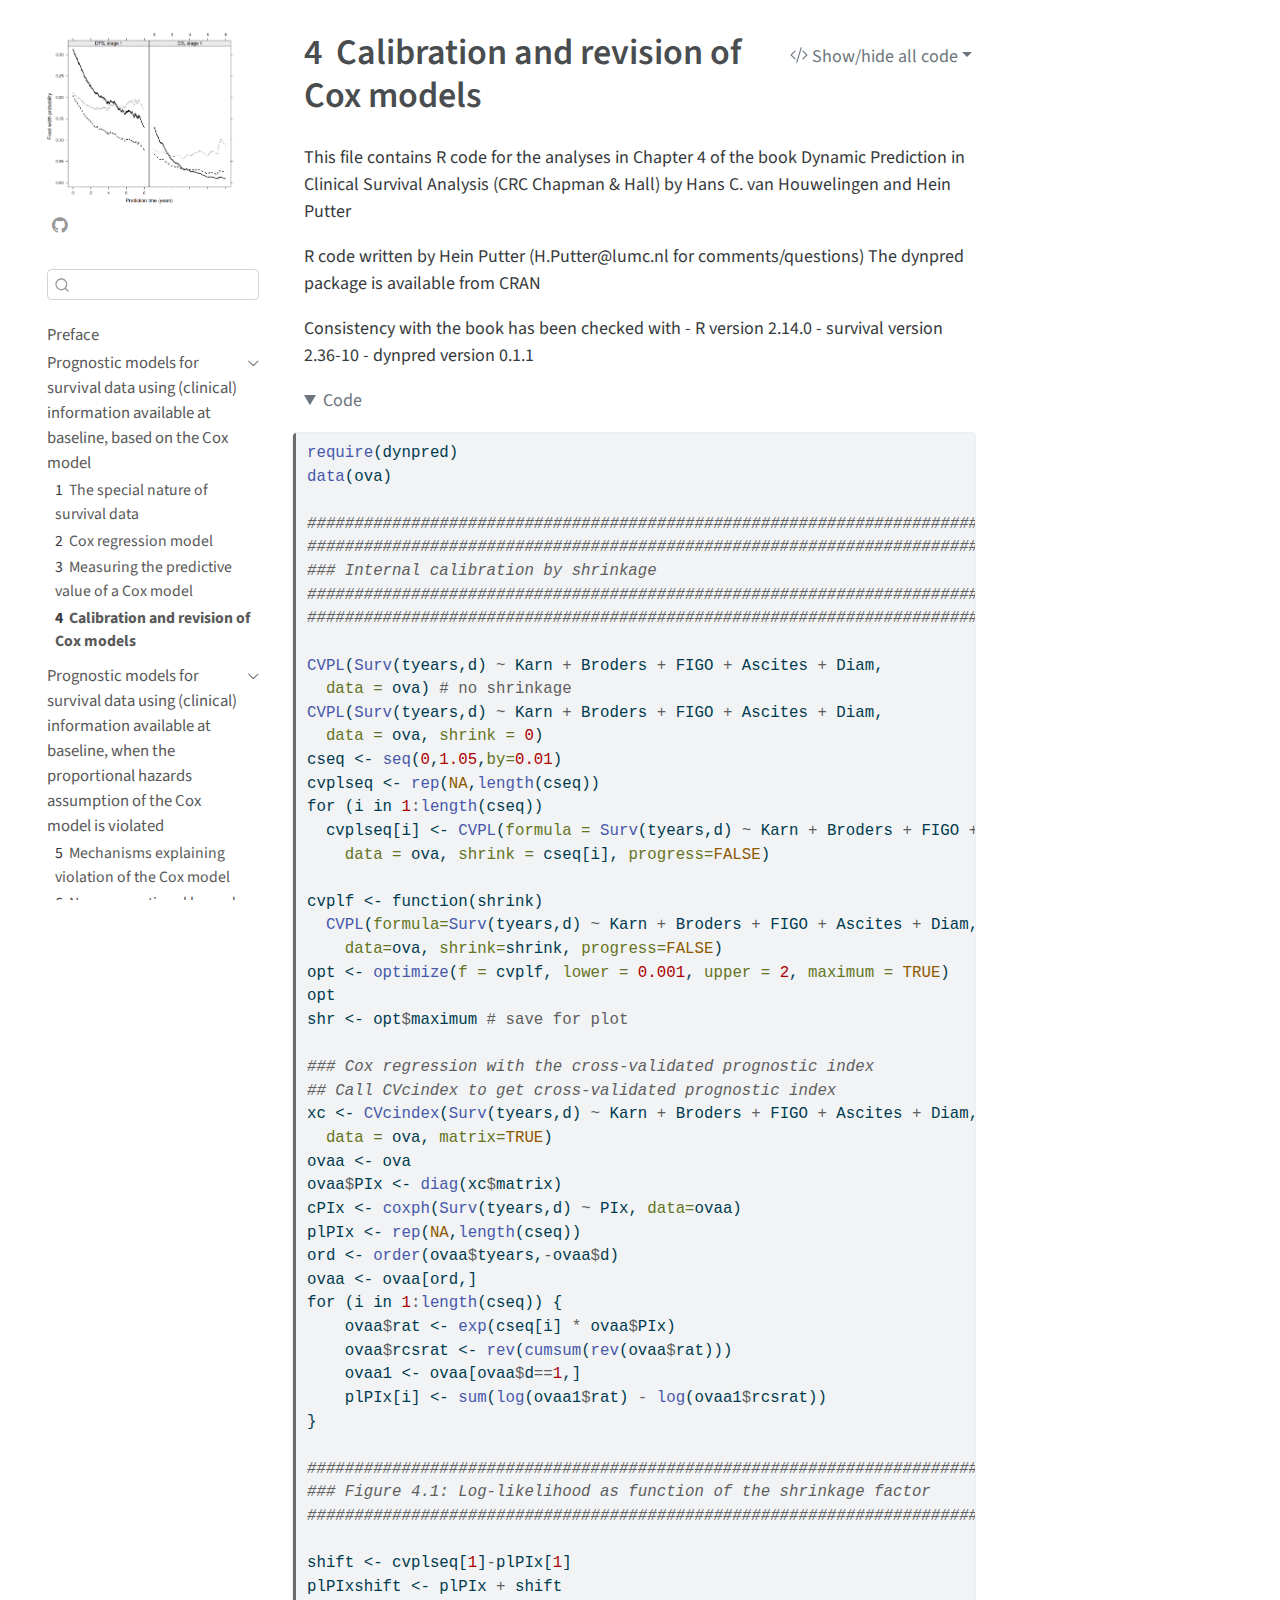
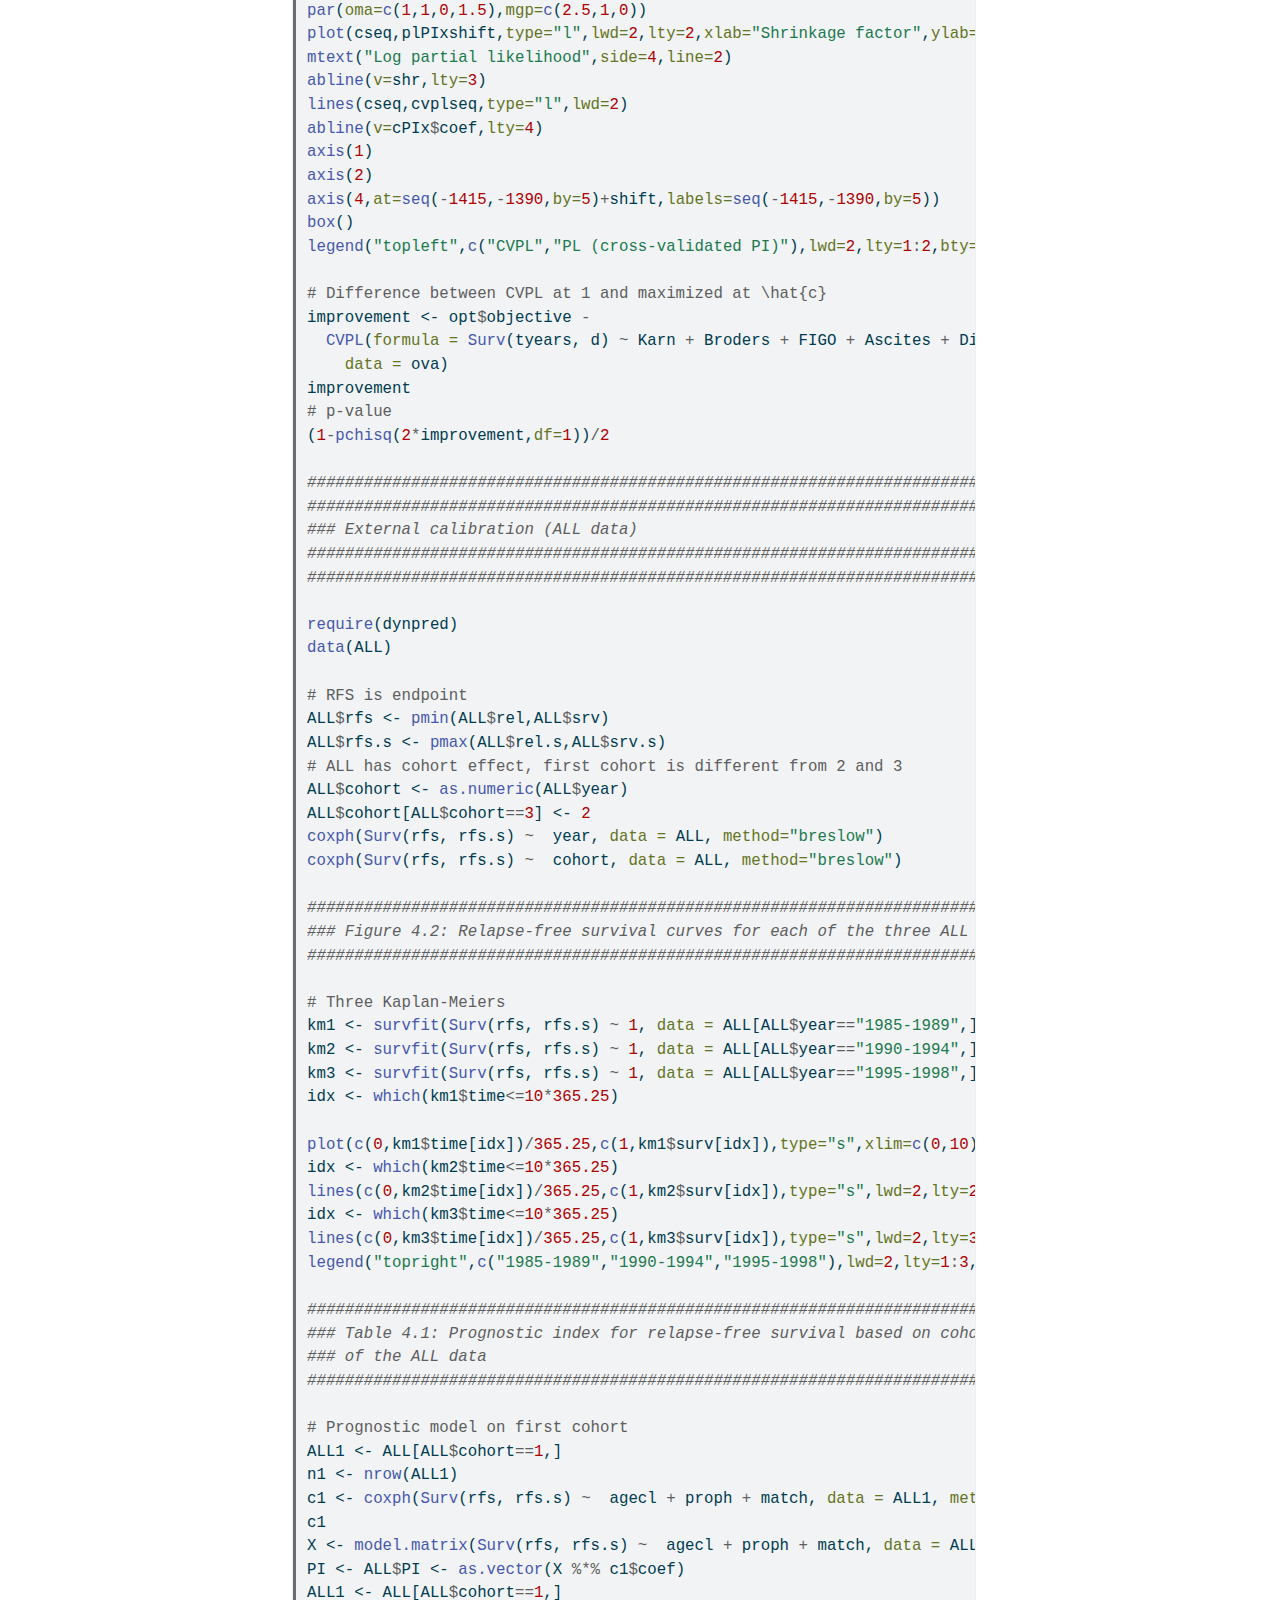
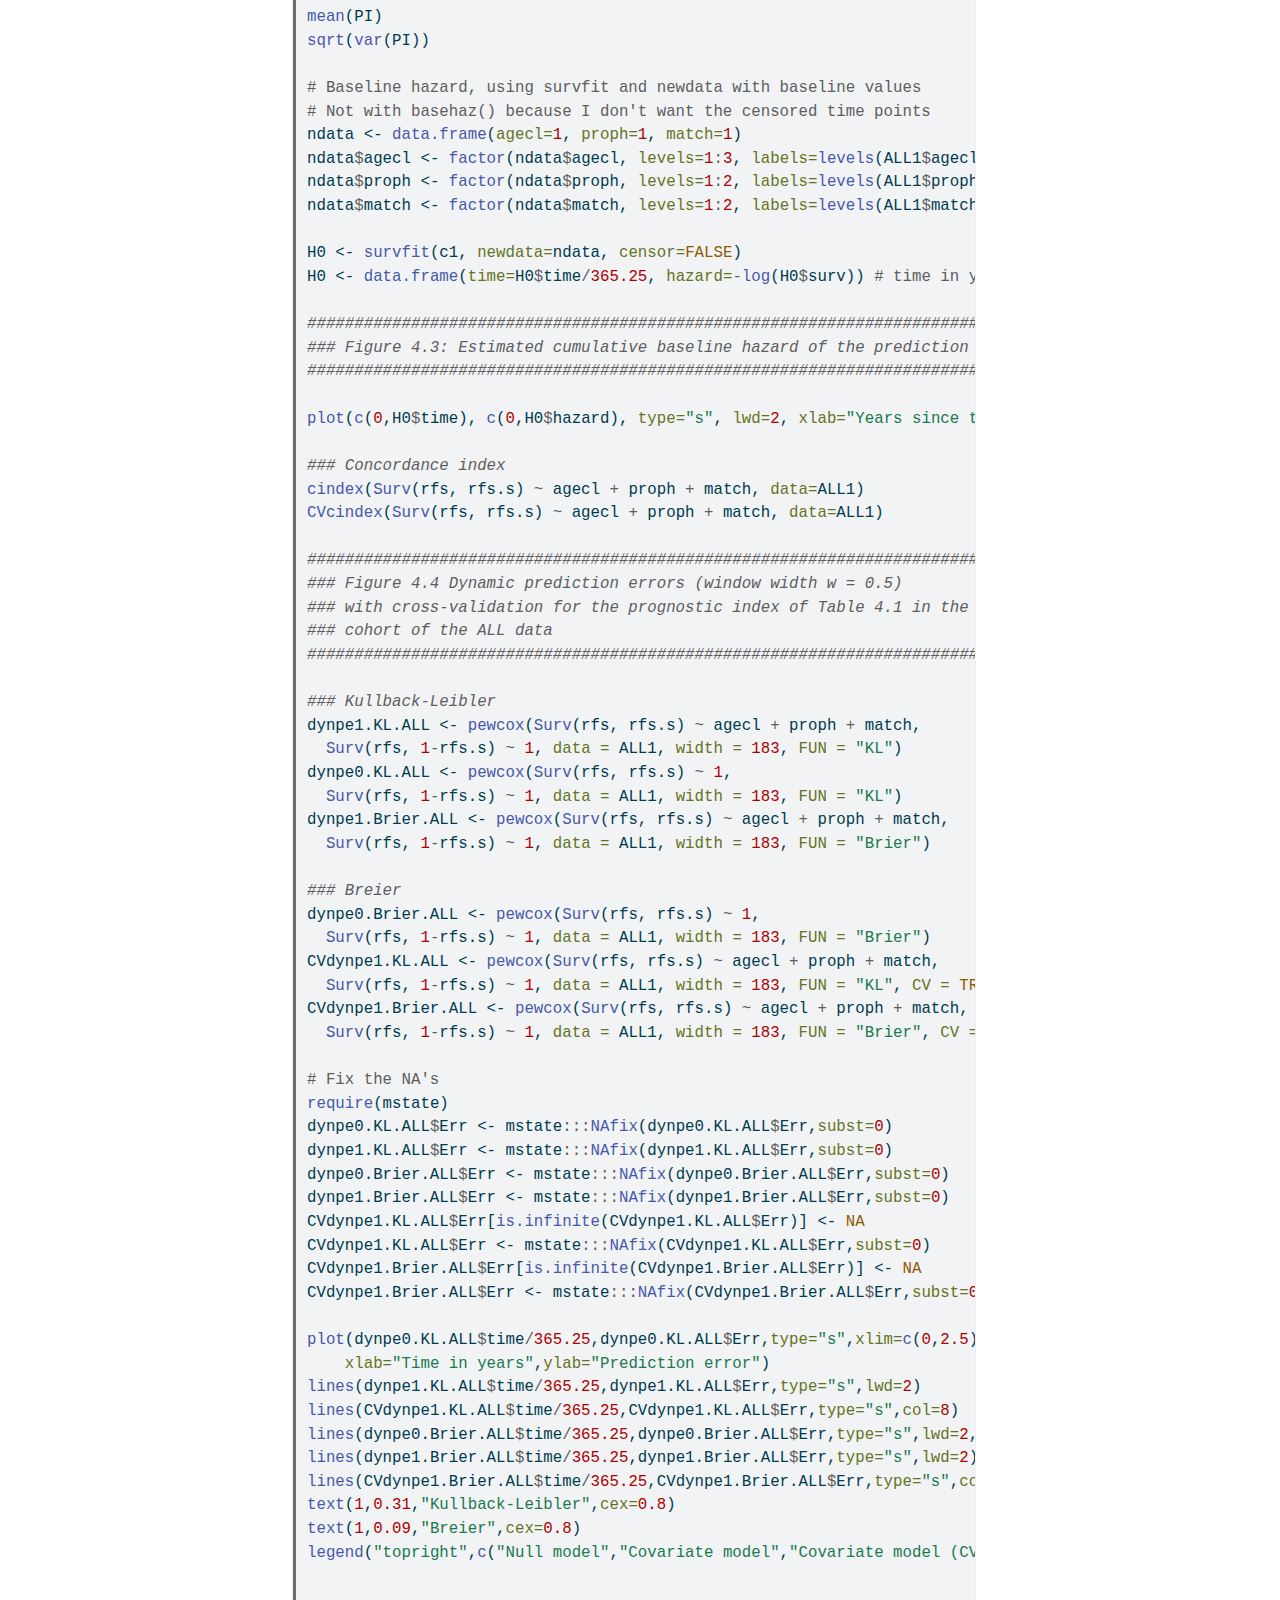
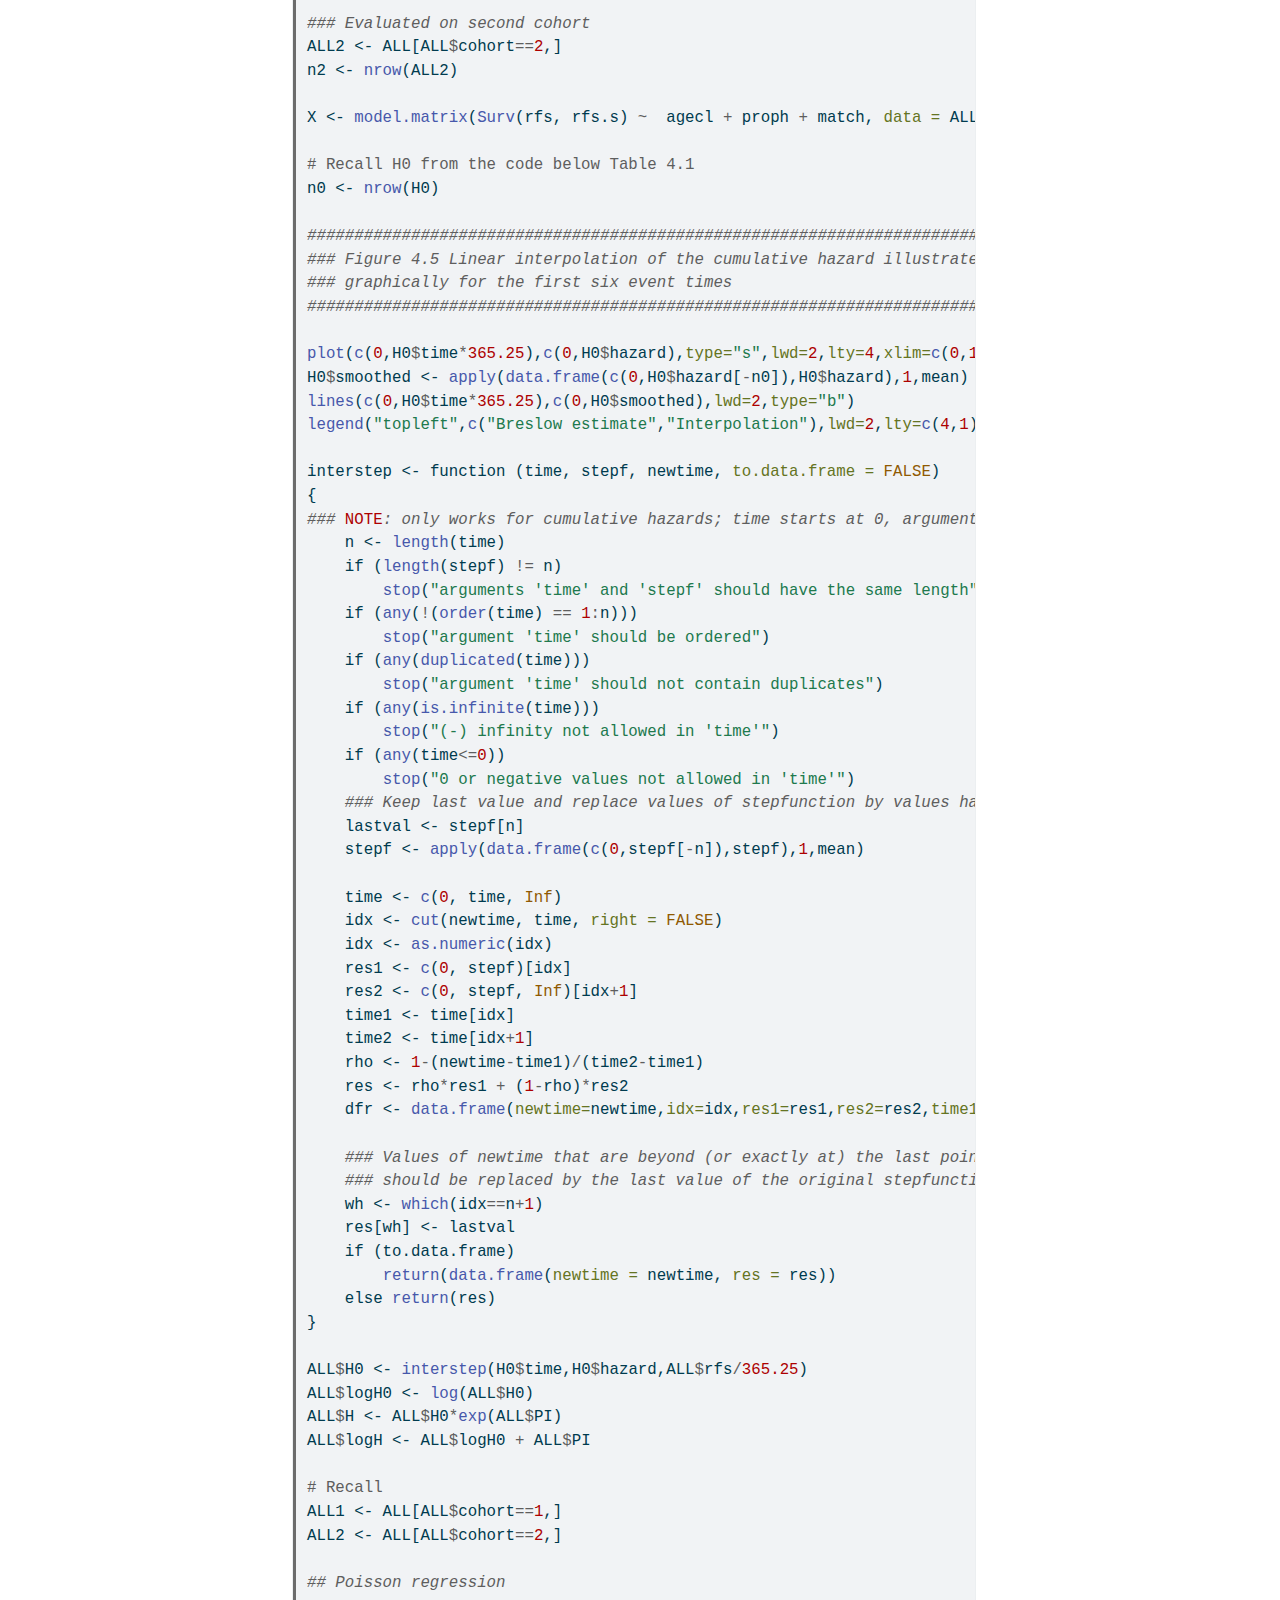
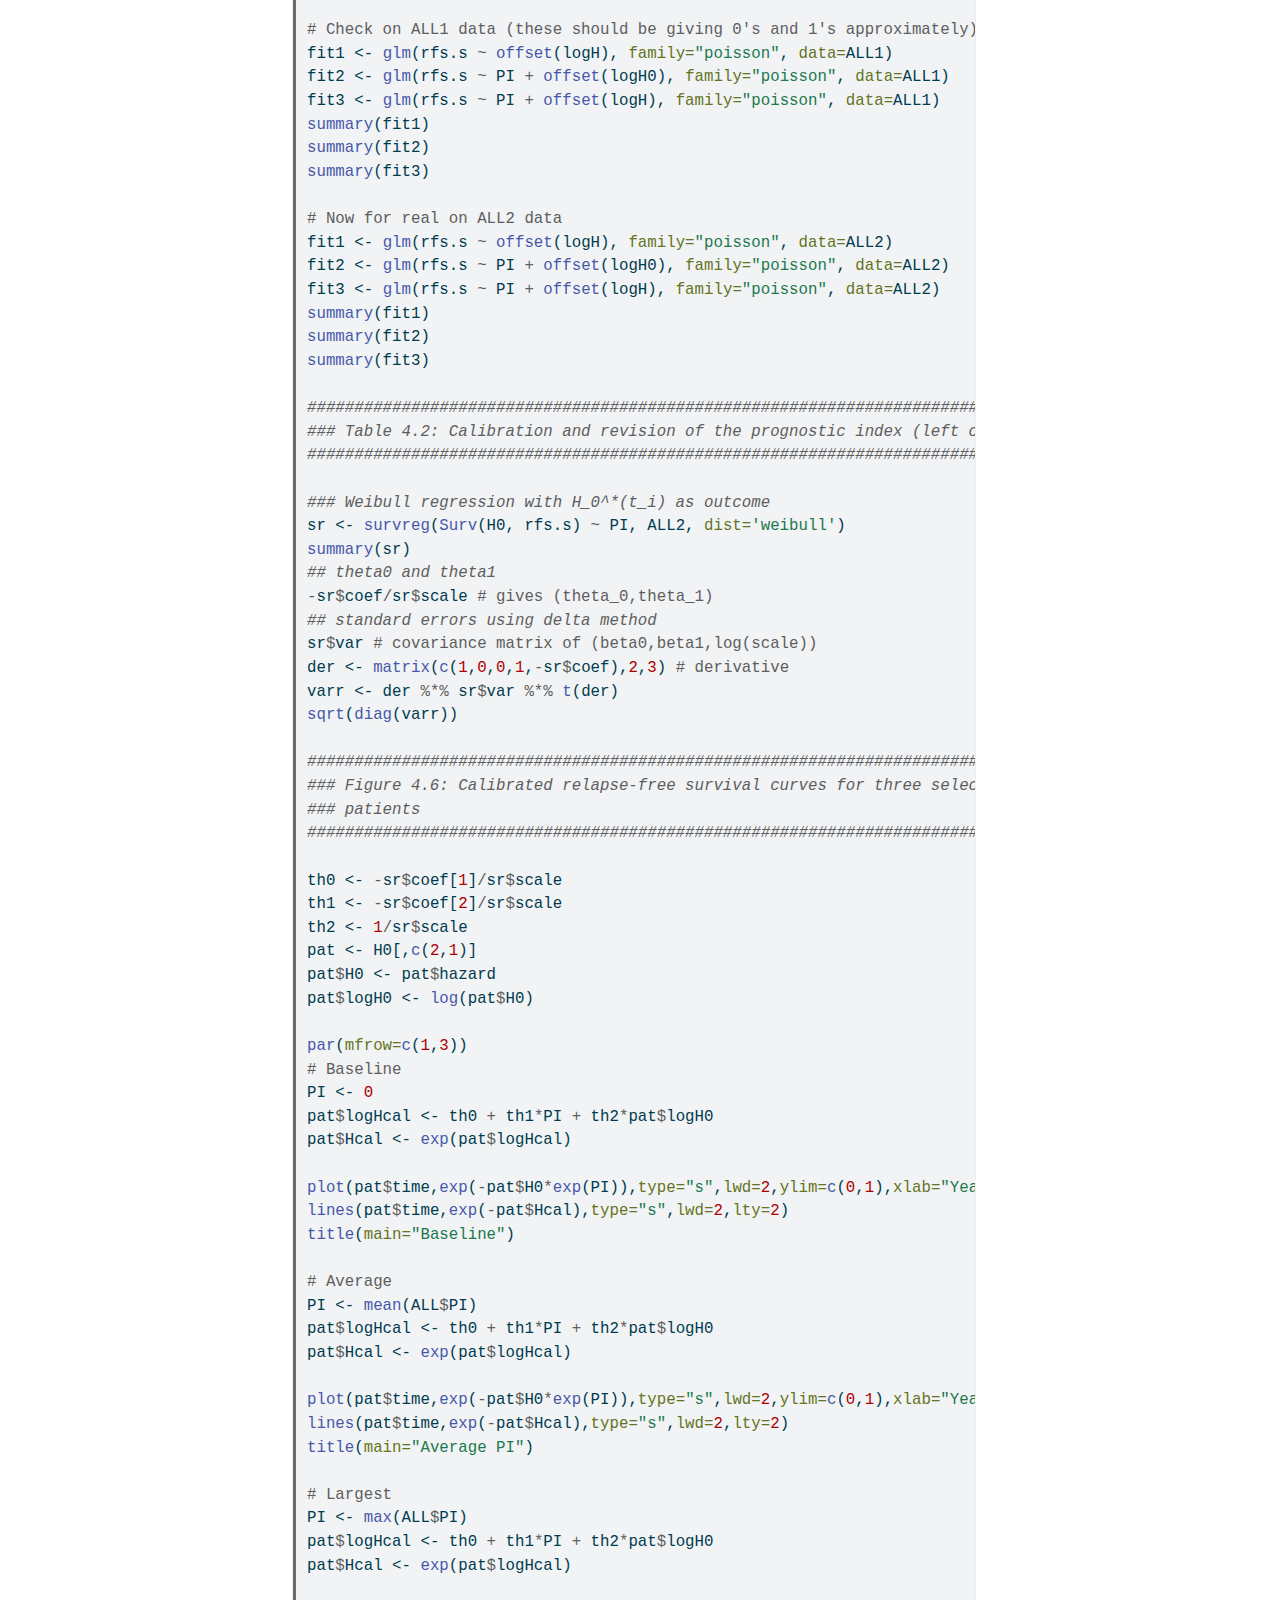
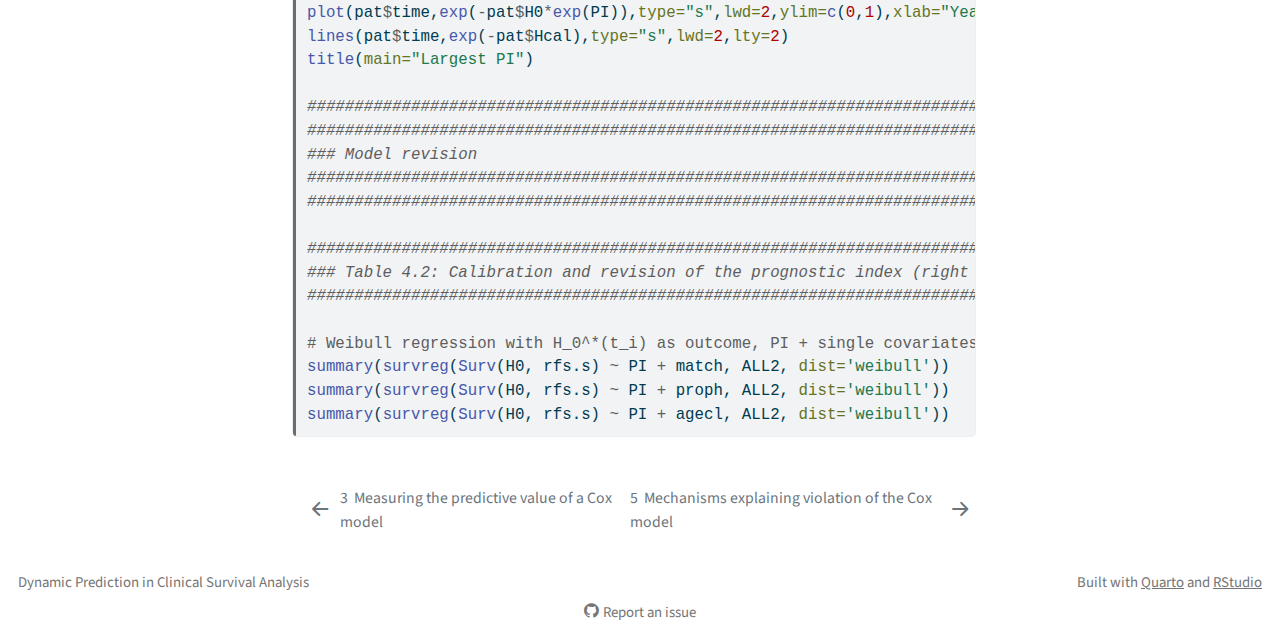
<file: docs/chapters/chapter_04.html>
<!DOCTYPE html>
<html xmlns="http://www.w3.org/1999/xhtml" lang="en" xml:lang="en"><head>

<meta charset="utf-8">
<meta name="generator" content="quarto-1.3.450">

<meta name="viewport" content="width=device-width, initial-scale=1.0, user-scalable=yes">


<title>Dynamic Prediction in Clinical Survival Analysis - 4&nbsp; Calibration and revision of Cox models</title>
<style>
code{white-space: pre-wrap;}
span.smallcaps{font-variant: small-caps;}
div.columns{display: flex; gap: min(4vw, 1.5em);}
div.column{flex: auto; overflow-x: auto;}
div.hanging-indent{margin-left: 1.5em; text-indent: -1.5em;}
ul.task-list{list-style: none;}
ul.task-list li input[type="checkbox"] {
  width: 0.8em;
  margin: 0 0.8em 0.2em -1em; /* quarto-specific, see https://github.com/quarto-dev/quarto-cli/issues/4556 */ 
  vertical-align: middle;
}
/* CSS for syntax highlighting */
pre > code.sourceCode { white-space: pre; position: relative; }
pre > code.sourceCode > span { display: inline-block; line-height: 1.25; }
pre > code.sourceCode > span:empty { height: 1.2em; }
.sourceCode { overflow: visible; }
code.sourceCode > span { color: inherit; text-decoration: inherit; }
div.sourceCode { margin: 1em 0; }
pre.sourceCode { margin: 0; }
@media screen {
div.sourceCode { overflow: auto; }
}
@media print {
pre > code.sourceCode { white-space: pre-wrap; }
pre > code.sourceCode > span { text-indent: -5em; padding-left: 5em; }
}
pre.numberSource code
  { counter-reset: source-line 0; }
pre.numberSource code > span
  { position: relative; left: -4em; counter-increment: source-line; }
pre.numberSource code > span > a:first-child::before
  { content: counter(source-line);
    position: relative; left: -1em; text-align: right; vertical-align: baseline;
    border: none; display: inline-block;
    -webkit-touch-callout: none; -webkit-user-select: none;
    -khtml-user-select: none; -moz-user-select: none;
    -ms-user-select: none; user-select: none;
    padding: 0 4px; width: 4em;
  }
pre.numberSource { margin-left: 3em;  padding-left: 4px; }
div.sourceCode
  {   }
@media screen {
pre > code.sourceCode > span > a:first-child::before { text-decoration: underline; }
}
</style>


<script src="../site_libs/quarto-nav/quarto-nav.js"></script>
<script src="../site_libs/quarto-nav/headroom.min.js"></script>
<script src="../site_libs/clipboard/clipboard.min.js"></script>
<script src="../site_libs/quarto-search/autocomplete.umd.js"></script>
<script src="../site_libs/quarto-search/fuse.min.js"></script>
<script src="../site_libs/quarto-search/quarto-search.js"></script>
<meta name="quarto:offset" content="../">
<link href="../chapters/chapter_05.html" rel="next">
<link href="../chapters/chapter_03.html" rel="prev">
<link href="../front-curves.png" rel="icon" type="image/png">
<script src="../site_libs/quarto-html/quarto.js"></script>
<script src="../site_libs/quarto-html/popper.min.js"></script>
<script src="../site_libs/quarto-html/tippy.umd.min.js"></script>
<script src="../site_libs/quarto-html/anchor.min.js"></script>
<link href="../site_libs/quarto-html/tippy.css" rel="stylesheet">
<link href="../site_libs/quarto-html/quarto-syntax-highlighting.css" rel="stylesheet" id="quarto-text-highlighting-styles">
<script src="../site_libs/bootstrap/bootstrap.min.js"></script>
<link href="../site_libs/bootstrap/bootstrap-icons.css" rel="stylesheet">
<link href="../site_libs/bootstrap/bootstrap.min.css" rel="stylesheet" id="quarto-bootstrap" data-mode="light">
<script id="quarto-search-options" type="application/json">{
  "location": "sidebar",
  "copy-button": false,
  "collapse-after": 3,
  "panel-placement": "start",
  "type": "textbox",
  "limit": 20,
  "language": {
    "search-no-results-text": "No results",
    "search-matching-documents-text": "matching documents",
    "search-copy-link-title": "Copy link to search",
    "search-hide-matches-text": "Hide additional matches",
    "search-more-match-text": "more match in this document",
    "search-more-matches-text": "more matches in this document",
    "search-clear-button-title": "Clear",
    "search-detached-cancel-button-title": "Cancel",
    "search-submit-button-title": "Submit",
    "search-label": "Search"
  }
}</script>


</head>

<body class="nav-sidebar floating">

<div id="quarto-search-results"></div>
  <header id="quarto-header" class="headroom fixed-top">
  <nav class="quarto-secondary-nav">
    <div class="container-fluid d-flex">
      <button type="button" class="quarto-btn-toggle btn" data-bs-toggle="collapse" data-bs-target="#quarto-sidebar,#quarto-sidebar-glass" aria-controls="quarto-sidebar" aria-expanded="false" aria-label="Toggle sidebar navigation" onclick="if (window.quartoToggleHeadroom) { window.quartoToggleHeadroom(); }">
        <i class="bi bi-layout-text-sidebar-reverse"></i>
      </button>
      <nav class="quarto-page-breadcrumbs" aria-label="breadcrumb"><ol class="breadcrumb"><li class="breadcrumb-item"><a href="../chapters/chapter_01.html">Prognostic models for survival data using (clinical) information available at baseline, based on the Cox model</a></li><li class="breadcrumb-item"><a href="../chapters/chapter_04.html"><span class="chapter-number">4</span>&nbsp; <span class="chapter-title">Calibration and revision of Cox models</span></a></li></ol></nav>
      <a class="flex-grow-1" role="button" data-bs-toggle="collapse" data-bs-target="#quarto-sidebar,#quarto-sidebar-glass" aria-controls="quarto-sidebar" aria-expanded="false" aria-label="Toggle sidebar navigation" onclick="if (window.quartoToggleHeadroom) { window.quartoToggleHeadroom(); }">      
      </a>
      <button type="button" class="btn quarto-search-button" aria-label="" onclick="window.quartoOpenSearch();">
        <i class="bi bi-search"></i>
      </button>
    </div>
  </nav>
</header>
<!-- content -->
<div id="quarto-content" class="quarto-container page-columns page-rows-contents page-layout-article">
<!-- sidebar -->
  <nav id="quarto-sidebar" class="sidebar collapse collapse-horizontal sidebar-navigation floating overflow-auto">
    <div class="pt-lg-2 mt-2 text-left sidebar-header sidebar-header-stacked">
      <a href="../index.html" class="sidebar-logo-link">
      <img src="../front-curves.png" alt="" class="sidebar-logo py-0 d-lg-inline d-none">
      </a>
    <div class="sidebar-title mb-0 py-0">
      <a href="../"></a> 
        <div class="sidebar-tools-main">
    <a href="https://github.com/survival-lumc/DynamicPrediction-book" rel="" title="Source Code" class="quarto-navigation-tool px-1" aria-label="Source Code"><i class="bi bi-github"></i></a>
</div>
    </div>
      </div>
        <div class="mt-2 flex-shrink-0 align-items-center">
        <div class="sidebar-search">
        <div id="quarto-search" class="" title="Search"></div>
        </div>
        </div>
    <div class="sidebar-menu-container"> 
    <ul class="list-unstyled mt-1">
        <li class="sidebar-item">
  <div class="sidebar-item-container"> 
  <a href="../index.html" class="sidebar-item-text sidebar-link">
 <span class="menu-text">Preface</span></a>
  </div>
</li>
        <li class="sidebar-item sidebar-item-section">
      <div class="sidebar-item-container"> 
            <a class="sidebar-item-text sidebar-link text-start" data-bs-toggle="collapse" data-bs-target="#quarto-sidebar-section-1" aria-expanded="true">
 <span class="menu-text">Prognostic models for survival data using (clinical) information available at baseline, based on the Cox model</span></a>
          <a class="sidebar-item-toggle text-start" data-bs-toggle="collapse" data-bs-target="#quarto-sidebar-section-1" aria-expanded="true" aria-label="Toggle section">
            <i class="bi bi-chevron-right ms-2"></i>
          </a> 
      </div>
      <ul id="quarto-sidebar-section-1" class="collapse list-unstyled sidebar-section depth1 show">  
          <li class="sidebar-item">
  <div class="sidebar-item-container"> 
  <a href="../chapters/chapter_01.html" class="sidebar-item-text sidebar-link">
 <span class="menu-text"><span class="chapter-number">1</span>&nbsp; <span class="chapter-title">The special nature of survival data</span></span></a>
  </div>
</li>
          <li class="sidebar-item">
  <div class="sidebar-item-container"> 
  <a href="../chapters/chapter_02.html" class="sidebar-item-text sidebar-link">
 <span class="menu-text"><span class="chapter-number">2</span>&nbsp; <span class="chapter-title">Cox regression model</span></span></a>
  </div>
</li>
          <li class="sidebar-item">
  <div class="sidebar-item-container"> 
  <a href="../chapters/chapter_03.html" class="sidebar-item-text sidebar-link">
 <span class="menu-text"><span class="chapter-number">3</span>&nbsp; <span class="chapter-title">Measuring the predictive value of a Cox model</span></span></a>
  </div>
</li>
          <li class="sidebar-item">
  <div class="sidebar-item-container"> 
  <a href="../chapters/chapter_04.html" class="sidebar-item-text sidebar-link active">
 <span class="menu-text"><span class="chapter-number">4</span>&nbsp; <span class="chapter-title">Calibration and revision of Cox models</span></span></a>
  </div>
</li>
      </ul>
  </li>
        <li class="sidebar-item sidebar-item-section">
      <div class="sidebar-item-container"> 
            <a class="sidebar-item-text sidebar-link text-start" data-bs-toggle="collapse" data-bs-target="#quarto-sidebar-section-2" aria-expanded="true">
 <span class="menu-text">Prognostic models for survival data using (clinical) information available at baseline, when the proportional hazards assumption of the Cox model is violated</span></a>
          <a class="sidebar-item-toggle text-start" data-bs-toggle="collapse" data-bs-target="#quarto-sidebar-section-2" aria-expanded="true" aria-label="Toggle section">
            <i class="bi bi-chevron-right ms-2"></i>
          </a> 
      </div>
      <ul id="quarto-sidebar-section-2" class="collapse list-unstyled sidebar-section depth1 show">  
          <li class="sidebar-item">
  <div class="sidebar-item-container"> 
  <a href="../chapters/chapter_05.html" class="sidebar-item-text sidebar-link">
 <span class="menu-text"><span class="chapter-number">5</span>&nbsp; <span class="chapter-title">Mechanisms explaining violation of the Cox model</span></span></a>
  </div>
</li>
          <li class="sidebar-item">
  <div class="sidebar-item-container"> 
  <a href="../chapters/chapter_06.html" class="sidebar-item-text sidebar-link">
 <span class="menu-text"><span class="chapter-number">6</span>&nbsp; <span class="chapter-title">Non-proportional hazards models</span></span></a>
  </div>
</li>
          <li class="sidebar-item">
  <div class="sidebar-item-container"> 
  <a href="../chapters/chapter_07.html" class="sidebar-item-text sidebar-link">
 <span class="menu-text"><span class="chapter-number">7</span>&nbsp; <span class="chapter-title">Dealing with non-proportional hazards</span></span></a>
  </div>
</li>
      </ul>
  </li>
        <li class="sidebar-item sidebar-item-section">
      <div class="sidebar-item-container"> 
            <a class="sidebar-item-text sidebar-link text-start" data-bs-toggle="collapse" data-bs-target="#quarto-sidebar-section-3" aria-expanded="true">
 <span class="menu-text">Dynamic prognostic models for survival data using time-dependent information</span></a>
          <a class="sidebar-item-toggle text-start" data-bs-toggle="collapse" data-bs-target="#quarto-sidebar-section-3" aria-expanded="true" aria-label="Toggle section">
            <i class="bi bi-chevron-right ms-2"></i>
          </a> 
      </div>
      <ul id="quarto-sidebar-section-3" class="collapse list-unstyled sidebar-section depth1 show">  
          <li class="sidebar-item">
  <div class="sidebar-item-container"> 
  <a href="../chapters/chapter_08.html" class="sidebar-item-text sidebar-link">
 <span class="menu-text"><span class="chapter-number">8</span>&nbsp; <span class="chapter-title">Dynamic predictions using biomarkers</span></span></a>
  </div>
</li>
          <li class="sidebar-item">
  <div class="sidebar-item-container"> 
  <a href="../chapters/chapter_09.html" class="sidebar-item-text sidebar-link">
 <span class="menu-text"><span class="chapter-number">9</span>&nbsp; <span class="chapter-title">Dynamic prediction in multi-state models</span></span></a>
  </div>
</li>
          <li class="sidebar-item">
  <div class="sidebar-item-container"> 
  <a href="../chapters/chapter_10.html" class="sidebar-item-text sidebar-link">
 <span class="menu-text"><span class="chapter-number">10</span>&nbsp; <span class="chapter-title">Dynamic prediction in chronic disease</span></span></a>
  </div>
</li>
      </ul>
  </li>
        <li class="sidebar-item sidebar-item-section">
      <div class="sidebar-item-container"> 
            <a class="sidebar-item-text sidebar-link text-start" data-bs-toggle="collapse" data-bs-target="#quarto-sidebar-section-4" aria-expanded="true">
 <span class="menu-text">Dynamic prognostic models for survival data using genomic data</span></a>
          <a class="sidebar-item-toggle text-start" data-bs-toggle="collapse" data-bs-target="#quarto-sidebar-section-4" aria-expanded="true" aria-label="Toggle section">
            <i class="bi bi-chevron-right ms-2"></i>
          </a> 
      </div>
      <ul id="quarto-sidebar-section-4" class="collapse list-unstyled sidebar-section depth1 show">  
          <li class="sidebar-item">
  <div class="sidebar-item-container"> 
  <a href="../chapters/chapter_11.html" class="sidebar-item-text sidebar-link">
 <span class="menu-text"><span class="chapter-number">11</span>&nbsp; <span class="chapter-title">Penalized Cox models</span></span></a>
  </div>
</li>
          <li class="sidebar-item">
  <div class="sidebar-item-container"> 
  <a href="../chapters/chapter_12.html" class="sidebar-item-text sidebar-link">
 <span class="menu-text"><span class="chapter-number">12</span>&nbsp; <span class="chapter-title">Dynamic prediction based on genomic data</span></span></a>
  </div>
</li>
      </ul>
  </li>
        <li class="sidebar-item">
  <div class="sidebar-item-container"> 
  <a href="../errata.html" class="sidebar-item-text sidebar-link">
 <span class="menu-text">Errata</span></a>
  </div>
</li>
    </ul>
    </div>
</nav>
<div id="quarto-sidebar-glass" data-bs-toggle="collapse" data-bs-target="#quarto-sidebar,#quarto-sidebar-glass"></div>
<!-- margin-sidebar -->
    <div id="quarto-margin-sidebar" class="sidebar margin-sidebar">
        
    </div>
<!-- main -->
<main class="content" id="quarto-document-content">

<header id="title-block-header" class="quarto-title-block default">
<div class="quarto-title">
<div class="quarto-title-block"><div><h1 class="title"><span class="chapter-number">4</span>&nbsp; <span class="chapter-title">Calibration and revision of Cox models</span></h1><button type="button" class="btn code-tools-button dropdown-toggle" id="quarto-code-tools-menu" data-bs-toggle="dropdown" aria-expanded="false"><i class="bi"></i> Show/hide all code</button><ul class="dropdown-menu dropdown-menu-end" aria-labelelledby="quarto-code-tools-menu"><li><a id="quarto-show-all-code" class="dropdown-item" href="javascript:void(0)" role="button">Show All Code</a></li><li><a id="quarto-hide-all-code" class="dropdown-item" href="javascript:void(0)" role="button">Hide All Code</a></li></ul></div></div>
</div>



<div class="quarto-title-meta">

    
  
    
  </div>
  

</header>

<p>This file contains R code for the analyses in Chapter 4 of the book Dynamic Prediction in Clinical Survival Analysis (CRC Chapman &amp; Hall) by Hans C. van Houwelingen and Hein Putter</p>
<p>R code written by Hein Putter (H.Putter@lumc.nl for comments/questions) The dynpred package is available from CRAN</p>
<p>Consistency with the book has been checked with - R version 2.14.0 - survival version 2.36-10 - dynpred version 0.1.1</p>
<div class="cell" data-hash="chapter_04_cache/html/figbla_505e1e0de320d600bb410e017b240ded">
<details open="">
<summary>Code</summary>
<div class="sourceCode cell-code" id="cb1"><pre class="sourceCode r code-with-copy"><code class="sourceCode r"><span id="cb1-1"><a href="#cb1-1" aria-hidden="true" tabindex="-1"></a><span class="fu">require</span>(dynpred)</span>
<span id="cb1-2"><a href="#cb1-2" aria-hidden="true" tabindex="-1"></a><span class="fu">data</span>(ova)</span>
<span id="cb1-3"><a href="#cb1-3" aria-hidden="true" tabindex="-1"></a></span>
<span id="cb1-4"><a href="#cb1-4" aria-hidden="true" tabindex="-1"></a><span class="do">###############################################################################</span></span>
<span id="cb1-5"><a href="#cb1-5" aria-hidden="true" tabindex="-1"></a><span class="do">###############################################################################</span></span>
<span id="cb1-6"><a href="#cb1-6" aria-hidden="true" tabindex="-1"></a><span class="do">### Internal calibration by shrinkage</span></span>
<span id="cb1-7"><a href="#cb1-7" aria-hidden="true" tabindex="-1"></a><span class="do">###############################################################################</span></span>
<span id="cb1-8"><a href="#cb1-8" aria-hidden="true" tabindex="-1"></a><span class="do">###############################################################################</span></span>
<span id="cb1-9"><a href="#cb1-9" aria-hidden="true" tabindex="-1"></a></span>
<span id="cb1-10"><a href="#cb1-10" aria-hidden="true" tabindex="-1"></a><span class="fu">CVPL</span>(<span class="fu">Surv</span>(tyears,d) <span class="sc">~</span> Karn <span class="sc">+</span> Broders <span class="sc">+</span> FIGO <span class="sc">+</span> Ascites <span class="sc">+</span> Diam,</span>
<span id="cb1-11"><a href="#cb1-11" aria-hidden="true" tabindex="-1"></a>  <span class="at">data =</span> ova) <span class="co"># no shrinkage</span></span>
<span id="cb1-12"><a href="#cb1-12" aria-hidden="true" tabindex="-1"></a><span class="fu">CVPL</span>(<span class="fu">Surv</span>(tyears,d) <span class="sc">~</span> Karn <span class="sc">+</span> Broders <span class="sc">+</span> FIGO <span class="sc">+</span> Ascites <span class="sc">+</span> Diam,</span>
<span id="cb1-13"><a href="#cb1-13" aria-hidden="true" tabindex="-1"></a>  <span class="at">data =</span> ova, <span class="at">shrink =</span> <span class="dv">0</span>)</span>
<span id="cb1-14"><a href="#cb1-14" aria-hidden="true" tabindex="-1"></a>cseq <span class="ot">&lt;-</span> <span class="fu">seq</span>(<span class="dv">0</span>,<span class="fl">1.05</span>,<span class="at">by=</span><span class="fl">0.01</span>)</span>
<span id="cb1-15"><a href="#cb1-15" aria-hidden="true" tabindex="-1"></a>cvplseq <span class="ot">&lt;-</span> <span class="fu">rep</span>(<span class="cn">NA</span>,<span class="fu">length</span>(cseq))</span>
<span id="cb1-16"><a href="#cb1-16" aria-hidden="true" tabindex="-1"></a><span class="cf">for</span> (i <span class="cf">in</span> <span class="dv">1</span><span class="sc">:</span><span class="fu">length</span>(cseq))</span>
<span id="cb1-17"><a href="#cb1-17" aria-hidden="true" tabindex="-1"></a>  cvplseq[i] <span class="ot">&lt;-</span> <span class="fu">CVPL</span>(<span class="at">formula =</span> <span class="fu">Surv</span>(tyears,d) <span class="sc">~</span> Karn <span class="sc">+</span> Broders <span class="sc">+</span> FIGO <span class="sc">+</span> Ascites <span class="sc">+</span> Diam,</span>
<span id="cb1-18"><a href="#cb1-18" aria-hidden="true" tabindex="-1"></a>    <span class="at">data =</span> ova, <span class="at">shrink =</span> cseq[i], <span class="at">progress=</span><span class="cn">FALSE</span>)</span>
<span id="cb1-19"><a href="#cb1-19" aria-hidden="true" tabindex="-1"></a></span>
<span id="cb1-20"><a href="#cb1-20" aria-hidden="true" tabindex="-1"></a>cvplf <span class="ot">&lt;-</span> <span class="cf">function</span>(shrink)</span>
<span id="cb1-21"><a href="#cb1-21" aria-hidden="true" tabindex="-1"></a>  <span class="fu">CVPL</span>(<span class="at">formula=</span><span class="fu">Surv</span>(tyears,d) <span class="sc">~</span> Karn <span class="sc">+</span> Broders <span class="sc">+</span> FIGO <span class="sc">+</span> Ascites <span class="sc">+</span> Diam,</span>
<span id="cb1-22"><a href="#cb1-22" aria-hidden="true" tabindex="-1"></a>    <span class="at">data=</span>ova, <span class="at">shrink=</span>shrink, <span class="at">progress=</span><span class="cn">FALSE</span>)</span>
<span id="cb1-23"><a href="#cb1-23" aria-hidden="true" tabindex="-1"></a>opt <span class="ot">&lt;-</span> <span class="fu">optimize</span>(<span class="at">f =</span> cvplf, <span class="at">lower =</span> <span class="fl">0.001</span>, <span class="at">upper =</span> <span class="dv">2</span>, <span class="at">maximum =</span> <span class="cn">TRUE</span>)</span>
<span id="cb1-24"><a href="#cb1-24" aria-hidden="true" tabindex="-1"></a>opt</span>
<span id="cb1-25"><a href="#cb1-25" aria-hidden="true" tabindex="-1"></a>shr <span class="ot">&lt;-</span> opt<span class="sc">$</span>maximum <span class="co"># save for plot</span></span>
<span id="cb1-26"><a href="#cb1-26" aria-hidden="true" tabindex="-1"></a></span>
<span id="cb1-27"><a href="#cb1-27" aria-hidden="true" tabindex="-1"></a><span class="do">### Cox regression with the cross-validated prognostic index</span></span>
<span id="cb1-28"><a href="#cb1-28" aria-hidden="true" tabindex="-1"></a><span class="do">## Call CVcindex to get cross-validated prognostic index</span></span>
<span id="cb1-29"><a href="#cb1-29" aria-hidden="true" tabindex="-1"></a>xc <span class="ot">&lt;-</span> <span class="fu">CVcindex</span>(<span class="fu">Surv</span>(tyears,d) <span class="sc">~</span> Karn <span class="sc">+</span> Broders <span class="sc">+</span> FIGO <span class="sc">+</span> Ascites <span class="sc">+</span> Diam,</span>
<span id="cb1-30"><a href="#cb1-30" aria-hidden="true" tabindex="-1"></a>  <span class="at">data =</span> ova, <span class="at">matrix=</span><span class="cn">TRUE</span>)</span>
<span id="cb1-31"><a href="#cb1-31" aria-hidden="true" tabindex="-1"></a>ovaa <span class="ot">&lt;-</span> ova</span>
<span id="cb1-32"><a href="#cb1-32" aria-hidden="true" tabindex="-1"></a>ovaa<span class="sc">$</span>PIx <span class="ot">&lt;-</span> <span class="fu">diag</span>(xc<span class="sc">$</span>matrix)</span>
<span id="cb1-33"><a href="#cb1-33" aria-hidden="true" tabindex="-1"></a>cPIx <span class="ot">&lt;-</span> <span class="fu">coxph</span>(<span class="fu">Surv</span>(tyears,d) <span class="sc">~</span> PIx, <span class="at">data=</span>ovaa)</span>
<span id="cb1-34"><a href="#cb1-34" aria-hidden="true" tabindex="-1"></a>plPIx <span class="ot">&lt;-</span> <span class="fu">rep</span>(<span class="cn">NA</span>,<span class="fu">length</span>(cseq))</span>
<span id="cb1-35"><a href="#cb1-35" aria-hidden="true" tabindex="-1"></a>ord <span class="ot">&lt;-</span> <span class="fu">order</span>(ovaa<span class="sc">$</span>tyears,<span class="sc">-</span>ovaa<span class="sc">$</span>d)</span>
<span id="cb1-36"><a href="#cb1-36" aria-hidden="true" tabindex="-1"></a>ovaa <span class="ot">&lt;-</span> ovaa[ord,]</span>
<span id="cb1-37"><a href="#cb1-37" aria-hidden="true" tabindex="-1"></a><span class="cf">for</span> (i <span class="cf">in</span> <span class="dv">1</span><span class="sc">:</span><span class="fu">length</span>(cseq)) {</span>
<span id="cb1-38"><a href="#cb1-38" aria-hidden="true" tabindex="-1"></a>    ovaa<span class="sc">$</span>rat <span class="ot">&lt;-</span> <span class="fu">exp</span>(cseq[i] <span class="sc">*</span> ovaa<span class="sc">$</span>PIx)</span>
<span id="cb1-39"><a href="#cb1-39" aria-hidden="true" tabindex="-1"></a>    ovaa<span class="sc">$</span>rcsrat <span class="ot">&lt;-</span> <span class="fu">rev</span>(<span class="fu">cumsum</span>(<span class="fu">rev</span>(ovaa<span class="sc">$</span>rat)))</span>
<span id="cb1-40"><a href="#cb1-40" aria-hidden="true" tabindex="-1"></a>    ovaa1 <span class="ot">&lt;-</span> ovaa[ovaa<span class="sc">$</span>d<span class="sc">==</span><span class="dv">1</span>,]</span>
<span id="cb1-41"><a href="#cb1-41" aria-hidden="true" tabindex="-1"></a>    plPIx[i] <span class="ot">&lt;-</span> <span class="fu">sum</span>(<span class="fu">log</span>(ovaa1<span class="sc">$</span>rat) <span class="sc">-</span> <span class="fu">log</span>(ovaa1<span class="sc">$</span>rcsrat))</span>
<span id="cb1-42"><a href="#cb1-42" aria-hidden="true" tabindex="-1"></a>}</span>
<span id="cb1-43"><a href="#cb1-43" aria-hidden="true" tabindex="-1"></a></span>
<span id="cb1-44"><a href="#cb1-44" aria-hidden="true" tabindex="-1"></a><span class="do">###############################################################################</span></span>
<span id="cb1-45"><a href="#cb1-45" aria-hidden="true" tabindex="-1"></a><span class="do">### Figure 4.1: Log-likelihood as function of the shrinkage factor</span></span>
<span id="cb1-46"><a href="#cb1-46" aria-hidden="true" tabindex="-1"></a><span class="do">###############################################################################</span></span>
<span id="cb1-47"><a href="#cb1-47" aria-hidden="true" tabindex="-1"></a></span>
<span id="cb1-48"><a href="#cb1-48" aria-hidden="true" tabindex="-1"></a>shift <span class="ot">&lt;-</span> cvplseq[<span class="dv">1</span>]<span class="sc">-</span>plPIx[<span class="dv">1</span>]</span>
<span id="cb1-49"><a href="#cb1-49" aria-hidden="true" tabindex="-1"></a>plPIxshift <span class="ot">&lt;-</span> plPIx <span class="sc">+</span> shift</span>
<span id="cb1-50"><a href="#cb1-50" aria-hidden="true" tabindex="-1"></a><span class="fu">par</span>(<span class="at">oma=</span><span class="fu">c</span>(<span class="dv">1</span>,<span class="dv">1</span>,<span class="dv">0</span>,<span class="fl">1.5</span>),<span class="at">mgp=</span><span class="fu">c</span>(<span class="fl">2.5</span>,<span class="dv">1</span>,<span class="dv">0</span>))</span>
<span id="cb1-51"><a href="#cb1-51" aria-hidden="true" tabindex="-1"></a><span class="fu">plot</span>(cseq,plPIxshift,<span class="at">type=</span><span class="st">"l"</span>,<span class="at">lwd=</span><span class="dv">2</span>,<span class="at">lty=</span><span class="dv">2</span>,<span class="at">xlab=</span><span class="st">"Shrinkage factor"</span>,<span class="at">ylab=</span><span class="st">"Cross-validated log partial likelihood"</span>,<span class="at">axes=</span><span class="cn">FALSE</span>)</span>
<span id="cb1-52"><a href="#cb1-52" aria-hidden="true" tabindex="-1"></a><span class="fu">mtext</span>(<span class="st">"Log partial likelihood"</span>,<span class="at">side=</span><span class="dv">4</span>,<span class="at">line=</span><span class="dv">2</span>)</span>
<span id="cb1-53"><a href="#cb1-53" aria-hidden="true" tabindex="-1"></a><span class="fu">abline</span>(<span class="at">v=</span>shr,<span class="at">lty=</span><span class="dv">3</span>)</span>
<span id="cb1-54"><a href="#cb1-54" aria-hidden="true" tabindex="-1"></a><span class="fu">lines</span>(cseq,cvplseq,<span class="at">type=</span><span class="st">"l"</span>,<span class="at">lwd=</span><span class="dv">2</span>)</span>
<span id="cb1-55"><a href="#cb1-55" aria-hidden="true" tabindex="-1"></a><span class="fu">abline</span>(<span class="at">v=</span>cPIx<span class="sc">$</span>coef,<span class="at">lty=</span><span class="dv">4</span>)</span>
<span id="cb1-56"><a href="#cb1-56" aria-hidden="true" tabindex="-1"></a><span class="fu">axis</span>(<span class="dv">1</span>)</span>
<span id="cb1-57"><a href="#cb1-57" aria-hidden="true" tabindex="-1"></a><span class="fu">axis</span>(<span class="dv">2</span>)</span>
<span id="cb1-58"><a href="#cb1-58" aria-hidden="true" tabindex="-1"></a><span class="fu">axis</span>(<span class="dv">4</span>,<span class="at">at=</span><span class="fu">seq</span>(<span class="sc">-</span><span class="dv">1415</span>,<span class="sc">-</span><span class="dv">1390</span>,<span class="at">by=</span><span class="dv">5</span>)<span class="sc">+</span>shift,<span class="at">labels=</span><span class="fu">seq</span>(<span class="sc">-</span><span class="dv">1415</span>,<span class="sc">-</span><span class="dv">1390</span>,<span class="at">by=</span><span class="dv">5</span>))</span>
<span id="cb1-59"><a href="#cb1-59" aria-hidden="true" tabindex="-1"></a><span class="fu">box</span>()</span>
<span id="cb1-60"><a href="#cb1-60" aria-hidden="true" tabindex="-1"></a><span class="fu">legend</span>(<span class="st">"topleft"</span>,<span class="fu">c</span>(<span class="st">"CVPL"</span>,<span class="st">"PL (cross-validated PI)"</span>),<span class="at">lwd=</span><span class="dv">2</span>,<span class="at">lty=</span><span class="dv">1</span><span class="sc">:</span><span class="dv">2</span>,<span class="at">bty=</span><span class="st">"n"</span>)</span>
<span id="cb1-61"><a href="#cb1-61" aria-hidden="true" tabindex="-1"></a></span>
<span id="cb1-62"><a href="#cb1-62" aria-hidden="true" tabindex="-1"></a><span class="co"># Difference between CVPL at 1 and maximized at \hat{c}</span></span>
<span id="cb1-63"><a href="#cb1-63" aria-hidden="true" tabindex="-1"></a>improvement <span class="ot">&lt;-</span> opt<span class="sc">$</span>objective <span class="sc">-</span></span>
<span id="cb1-64"><a href="#cb1-64" aria-hidden="true" tabindex="-1"></a>  <span class="fu">CVPL</span>(<span class="at">formula =</span> <span class="fu">Surv</span>(tyears, d) <span class="sc">~</span> Karn <span class="sc">+</span> Broders <span class="sc">+</span> FIGO <span class="sc">+</span> Ascites <span class="sc">+</span> Diam,</span>
<span id="cb1-65"><a href="#cb1-65" aria-hidden="true" tabindex="-1"></a>    <span class="at">data =</span> ova)</span>
<span id="cb1-66"><a href="#cb1-66" aria-hidden="true" tabindex="-1"></a>improvement</span>
<span id="cb1-67"><a href="#cb1-67" aria-hidden="true" tabindex="-1"></a><span class="co"># p-value</span></span>
<span id="cb1-68"><a href="#cb1-68" aria-hidden="true" tabindex="-1"></a>(<span class="dv">1</span><span class="sc">-</span><span class="fu">pchisq</span>(<span class="dv">2</span><span class="sc">*</span>improvement,<span class="at">df=</span><span class="dv">1</span>))<span class="sc">/</span><span class="dv">2</span></span>
<span id="cb1-69"><a href="#cb1-69" aria-hidden="true" tabindex="-1"></a></span>
<span id="cb1-70"><a href="#cb1-70" aria-hidden="true" tabindex="-1"></a><span class="do">###############################################################################</span></span>
<span id="cb1-71"><a href="#cb1-71" aria-hidden="true" tabindex="-1"></a><span class="do">###############################################################################</span></span>
<span id="cb1-72"><a href="#cb1-72" aria-hidden="true" tabindex="-1"></a><span class="do">### External calibration (ALL data)</span></span>
<span id="cb1-73"><a href="#cb1-73" aria-hidden="true" tabindex="-1"></a><span class="do">###############################################################################</span></span>
<span id="cb1-74"><a href="#cb1-74" aria-hidden="true" tabindex="-1"></a><span class="do">###############################################################################</span></span>
<span id="cb1-75"><a href="#cb1-75" aria-hidden="true" tabindex="-1"></a></span>
<span id="cb1-76"><a href="#cb1-76" aria-hidden="true" tabindex="-1"></a><span class="fu">require</span>(dynpred)</span>
<span id="cb1-77"><a href="#cb1-77" aria-hidden="true" tabindex="-1"></a><span class="fu">data</span>(ALL)</span>
<span id="cb1-78"><a href="#cb1-78" aria-hidden="true" tabindex="-1"></a></span>
<span id="cb1-79"><a href="#cb1-79" aria-hidden="true" tabindex="-1"></a><span class="co"># RFS is endpoint</span></span>
<span id="cb1-80"><a href="#cb1-80" aria-hidden="true" tabindex="-1"></a>ALL<span class="sc">$</span>rfs <span class="ot">&lt;-</span> <span class="fu">pmin</span>(ALL<span class="sc">$</span>rel,ALL<span class="sc">$</span>srv)</span>
<span id="cb1-81"><a href="#cb1-81" aria-hidden="true" tabindex="-1"></a>ALL<span class="sc">$</span>rfs.s <span class="ot">&lt;-</span> <span class="fu">pmax</span>(ALL<span class="sc">$</span>rel.s,ALL<span class="sc">$</span>srv.s)</span>
<span id="cb1-82"><a href="#cb1-82" aria-hidden="true" tabindex="-1"></a><span class="co"># ALL has cohort effect, first cohort is different from 2 and 3</span></span>
<span id="cb1-83"><a href="#cb1-83" aria-hidden="true" tabindex="-1"></a>ALL<span class="sc">$</span>cohort <span class="ot">&lt;-</span> <span class="fu">as.numeric</span>(ALL<span class="sc">$</span>year)</span>
<span id="cb1-84"><a href="#cb1-84" aria-hidden="true" tabindex="-1"></a>ALL<span class="sc">$</span>cohort[ALL<span class="sc">$</span>cohort<span class="sc">==</span><span class="dv">3</span>] <span class="ot">&lt;-</span> <span class="dv">2</span></span>
<span id="cb1-85"><a href="#cb1-85" aria-hidden="true" tabindex="-1"></a><span class="fu">coxph</span>(<span class="fu">Surv</span>(rfs, rfs.s) <span class="sc">~</span>  year, <span class="at">data =</span> ALL, <span class="at">method=</span><span class="st">"breslow"</span>)</span>
<span id="cb1-86"><a href="#cb1-86" aria-hidden="true" tabindex="-1"></a><span class="fu">coxph</span>(<span class="fu">Surv</span>(rfs, rfs.s) <span class="sc">~</span>  cohort, <span class="at">data =</span> ALL, <span class="at">method=</span><span class="st">"breslow"</span>)</span>
<span id="cb1-87"><a href="#cb1-87" aria-hidden="true" tabindex="-1"></a></span>
<span id="cb1-88"><a href="#cb1-88" aria-hidden="true" tabindex="-1"></a><span class="do">###############################################################################</span></span>
<span id="cb1-89"><a href="#cb1-89" aria-hidden="true" tabindex="-1"></a><span class="do">### Figure 4.2: Relapse-free survival curves for each of the three ALL cohorts</span></span>
<span id="cb1-90"><a href="#cb1-90" aria-hidden="true" tabindex="-1"></a><span class="do">###############################################################################</span></span>
<span id="cb1-91"><a href="#cb1-91" aria-hidden="true" tabindex="-1"></a></span>
<span id="cb1-92"><a href="#cb1-92" aria-hidden="true" tabindex="-1"></a><span class="co"># Three Kaplan-Meiers</span></span>
<span id="cb1-93"><a href="#cb1-93" aria-hidden="true" tabindex="-1"></a>km1 <span class="ot">&lt;-</span> <span class="fu">survfit</span>(<span class="fu">Surv</span>(rfs, rfs.s) <span class="sc">~</span> <span class="dv">1</span>, <span class="at">data =</span> ALL[ALL<span class="sc">$</span>year<span class="sc">==</span><span class="st">"1985-1989"</span>,])</span>
<span id="cb1-94"><a href="#cb1-94" aria-hidden="true" tabindex="-1"></a>km2 <span class="ot">&lt;-</span> <span class="fu">survfit</span>(<span class="fu">Surv</span>(rfs, rfs.s) <span class="sc">~</span> <span class="dv">1</span>, <span class="at">data =</span> ALL[ALL<span class="sc">$</span>year<span class="sc">==</span><span class="st">"1990-1994"</span>,])</span>
<span id="cb1-95"><a href="#cb1-95" aria-hidden="true" tabindex="-1"></a>km3 <span class="ot">&lt;-</span> <span class="fu">survfit</span>(<span class="fu">Surv</span>(rfs, rfs.s) <span class="sc">~</span> <span class="dv">1</span>, <span class="at">data =</span> ALL[ALL<span class="sc">$</span>year<span class="sc">==</span><span class="st">"1995-1998"</span>,])</span>
<span id="cb1-96"><a href="#cb1-96" aria-hidden="true" tabindex="-1"></a>idx <span class="ot">&lt;-</span> <span class="fu">which</span>(km1<span class="sc">$</span>time<span class="sc">&lt;=</span><span class="dv">10</span><span class="sc">*</span><span class="fl">365.25</span>)</span>
<span id="cb1-97"><a href="#cb1-97" aria-hidden="true" tabindex="-1"></a></span>
<span id="cb1-98"><a href="#cb1-98" aria-hidden="true" tabindex="-1"></a><span class="fu">plot</span>(<span class="fu">c</span>(<span class="dv">0</span>,km1<span class="sc">$</span>time[idx])<span class="sc">/</span><span class="fl">365.25</span>,<span class="fu">c</span>(<span class="dv">1</span>,km1<span class="sc">$</span>surv[idx]),<span class="at">type=</span><span class="st">"s"</span>,<span class="at">xlim=</span><span class="fu">c</span>(<span class="dv">0</span>,<span class="dv">10</span>),<span class="at">ylim=</span><span class="fu">c</span>(<span class="dv">0</span>,<span class="dv">1</span>),<span class="at">lwd=</span><span class="dv">2</span>,<span class="at">xlab=</span><span class="st">"Years since transplantation"</span>,<span class="at">ylab=</span><span class="st">"Relapse-free survival"</span>)</span>
<span id="cb1-99"><a href="#cb1-99" aria-hidden="true" tabindex="-1"></a>idx <span class="ot">&lt;-</span> <span class="fu">which</span>(km2<span class="sc">$</span>time<span class="sc">&lt;=</span><span class="dv">10</span><span class="sc">*</span><span class="fl">365.25</span>)</span>
<span id="cb1-100"><a href="#cb1-100" aria-hidden="true" tabindex="-1"></a><span class="fu">lines</span>(<span class="fu">c</span>(<span class="dv">0</span>,km2<span class="sc">$</span>time[idx])<span class="sc">/</span><span class="fl">365.25</span>,<span class="fu">c</span>(<span class="dv">1</span>,km2<span class="sc">$</span>surv[idx]),<span class="at">type=</span><span class="st">"s"</span>,<span class="at">lwd=</span><span class="dv">2</span>,<span class="at">lty=</span><span class="dv">2</span>)</span>
<span id="cb1-101"><a href="#cb1-101" aria-hidden="true" tabindex="-1"></a>idx <span class="ot">&lt;-</span> <span class="fu">which</span>(km3<span class="sc">$</span>time<span class="sc">&lt;=</span><span class="dv">10</span><span class="sc">*</span><span class="fl">365.25</span>)</span>
<span id="cb1-102"><a href="#cb1-102" aria-hidden="true" tabindex="-1"></a><span class="fu">lines</span>(<span class="fu">c</span>(<span class="dv">0</span>,km3<span class="sc">$</span>time[idx])<span class="sc">/</span><span class="fl">365.25</span>,<span class="fu">c</span>(<span class="dv">1</span>,km3<span class="sc">$</span>surv[idx]),<span class="at">type=</span><span class="st">"s"</span>,<span class="at">lwd=</span><span class="dv">2</span>,<span class="at">lty=</span><span class="dv">3</span>)</span>
<span id="cb1-103"><a href="#cb1-103" aria-hidden="true" tabindex="-1"></a><span class="fu">legend</span>(<span class="st">"topright"</span>,<span class="fu">c</span>(<span class="st">"1985-1989"</span>,<span class="st">"1990-1994"</span>,<span class="st">"1995-1998"</span>),<span class="at">lwd=</span><span class="dv">2</span>,<span class="at">lty=</span><span class="dv">1</span><span class="sc">:</span><span class="dv">3</span>,<span class="at">bty=</span><span class="st">"n"</span>)</span>
<span id="cb1-104"><a href="#cb1-104" aria-hidden="true" tabindex="-1"></a></span>
<span id="cb1-105"><a href="#cb1-105" aria-hidden="true" tabindex="-1"></a><span class="do">###############################################################################</span></span>
<span id="cb1-106"><a href="#cb1-106" aria-hidden="true" tabindex="-1"></a><span class="do">### Table 4.1: Prognostic index for relapse-free survival based on cohort 1</span></span>
<span id="cb1-107"><a href="#cb1-107" aria-hidden="true" tabindex="-1"></a><span class="do">### of the ALL data</span></span>
<span id="cb1-108"><a href="#cb1-108" aria-hidden="true" tabindex="-1"></a><span class="do">###############################################################################</span></span>
<span id="cb1-109"><a href="#cb1-109" aria-hidden="true" tabindex="-1"></a></span>
<span id="cb1-110"><a href="#cb1-110" aria-hidden="true" tabindex="-1"></a><span class="co"># Prognostic model on first cohort</span></span>
<span id="cb1-111"><a href="#cb1-111" aria-hidden="true" tabindex="-1"></a>ALL1 <span class="ot">&lt;-</span> ALL[ALL<span class="sc">$</span>cohort<span class="sc">==</span><span class="dv">1</span>,]</span>
<span id="cb1-112"><a href="#cb1-112" aria-hidden="true" tabindex="-1"></a>n1 <span class="ot">&lt;-</span> <span class="fu">nrow</span>(ALL1)</span>
<span id="cb1-113"><a href="#cb1-113" aria-hidden="true" tabindex="-1"></a>c1 <span class="ot">&lt;-</span> <span class="fu">coxph</span>(<span class="fu">Surv</span>(rfs, rfs.s) <span class="sc">~</span>  agecl <span class="sc">+</span> proph <span class="sc">+</span> match, <span class="at">data =</span> ALL1, <span class="at">method=</span><span class="st">"breslow"</span>)</span>
<span id="cb1-114"><a href="#cb1-114" aria-hidden="true" tabindex="-1"></a>c1</span>
<span id="cb1-115"><a href="#cb1-115" aria-hidden="true" tabindex="-1"></a>X <span class="ot">&lt;-</span> <span class="fu">model.matrix</span>(<span class="fu">Surv</span>(rfs, rfs.s) <span class="sc">~</span>  agecl <span class="sc">+</span> proph <span class="sc">+</span> match, <span class="at">data =</span> ALL)[,<span class="sc">-</span><span class="dv">1</span>]</span>
<span id="cb1-116"><a href="#cb1-116" aria-hidden="true" tabindex="-1"></a>PI <span class="ot">&lt;-</span> ALL<span class="sc">$</span>PI <span class="ot">&lt;-</span> <span class="fu">as.vector</span>(X <span class="sc">%*%</span> c1<span class="sc">$</span>coef)</span>
<span id="cb1-117"><a href="#cb1-117" aria-hidden="true" tabindex="-1"></a>ALL1 <span class="ot">&lt;-</span> ALL[ALL<span class="sc">$</span>cohort<span class="sc">==</span><span class="dv">1</span>,]</span>
<span id="cb1-118"><a href="#cb1-118" aria-hidden="true" tabindex="-1"></a><span class="fu">mean</span>(PI)</span>
<span id="cb1-119"><a href="#cb1-119" aria-hidden="true" tabindex="-1"></a><span class="fu">sqrt</span>(<span class="fu">var</span>(PI))</span>
<span id="cb1-120"><a href="#cb1-120" aria-hidden="true" tabindex="-1"></a></span>
<span id="cb1-121"><a href="#cb1-121" aria-hidden="true" tabindex="-1"></a><span class="co"># Baseline hazard, using survfit and newdata with baseline values</span></span>
<span id="cb1-122"><a href="#cb1-122" aria-hidden="true" tabindex="-1"></a><span class="co"># Not with basehaz() because I don't want the censored time points</span></span>
<span id="cb1-123"><a href="#cb1-123" aria-hidden="true" tabindex="-1"></a>ndata <span class="ot">&lt;-</span> <span class="fu">data.frame</span>(<span class="at">agecl=</span><span class="dv">1</span>, <span class="at">proph=</span><span class="dv">1</span>, <span class="at">match=</span><span class="dv">1</span>)</span>
<span id="cb1-124"><a href="#cb1-124" aria-hidden="true" tabindex="-1"></a>ndata<span class="sc">$</span>agecl <span class="ot">&lt;-</span> <span class="fu">factor</span>(ndata<span class="sc">$</span>agecl, <span class="at">levels=</span><span class="dv">1</span><span class="sc">:</span><span class="dv">3</span>, <span class="at">labels=</span><span class="fu">levels</span>(ALL1<span class="sc">$</span>agecl))</span>
<span id="cb1-125"><a href="#cb1-125" aria-hidden="true" tabindex="-1"></a>ndata<span class="sc">$</span>proph <span class="ot">&lt;-</span> <span class="fu">factor</span>(ndata<span class="sc">$</span>proph, <span class="at">levels=</span><span class="dv">1</span><span class="sc">:</span><span class="dv">2</span>, <span class="at">labels=</span><span class="fu">levels</span>(ALL1<span class="sc">$</span>proph))</span>
<span id="cb1-126"><a href="#cb1-126" aria-hidden="true" tabindex="-1"></a>ndata<span class="sc">$</span>match <span class="ot">&lt;-</span> <span class="fu">factor</span>(ndata<span class="sc">$</span>match, <span class="at">levels=</span><span class="dv">1</span><span class="sc">:</span><span class="dv">2</span>, <span class="at">labels=</span><span class="fu">levels</span>(ALL1<span class="sc">$</span>match))</span>
<span id="cb1-127"><a href="#cb1-127" aria-hidden="true" tabindex="-1"></a></span>
<span id="cb1-128"><a href="#cb1-128" aria-hidden="true" tabindex="-1"></a>H0 <span class="ot">&lt;-</span> <span class="fu">survfit</span>(c1, <span class="at">newdata=</span>ndata, <span class="at">censor=</span><span class="cn">FALSE</span>)</span>
<span id="cb1-129"><a href="#cb1-129" aria-hidden="true" tabindex="-1"></a>H0 <span class="ot">&lt;-</span> <span class="fu">data.frame</span>(<span class="at">time=</span>H0<span class="sc">$</span>time<span class="sc">/</span><span class="fl">365.25</span>, <span class="at">hazard=</span><span class="sc">-</span><span class="fu">log</span>(H0<span class="sc">$</span>surv)) <span class="co"># time in years</span></span>
<span id="cb1-130"><a href="#cb1-130" aria-hidden="true" tabindex="-1"></a></span>
<span id="cb1-131"><a href="#cb1-131" aria-hidden="true" tabindex="-1"></a><span class="do">###############################################################################</span></span>
<span id="cb1-132"><a href="#cb1-132" aria-hidden="true" tabindex="-1"></a><span class="do">### Figure 4.3: Estimated cumulative baseline hazard of the prediction model</span></span>
<span id="cb1-133"><a href="#cb1-133" aria-hidden="true" tabindex="-1"></a><span class="do">###############################################################################</span></span>
<span id="cb1-134"><a href="#cb1-134" aria-hidden="true" tabindex="-1"></a></span>
<span id="cb1-135"><a href="#cb1-135" aria-hidden="true" tabindex="-1"></a><span class="fu">plot</span>(<span class="fu">c</span>(<span class="dv">0</span>,H0<span class="sc">$</span>time), <span class="fu">c</span>(<span class="dv">0</span>,H0<span class="sc">$</span>hazard), <span class="at">type=</span><span class="st">"s"</span>, <span class="at">lwd=</span><span class="dv">2</span>, <span class="at">xlab=</span><span class="st">"Years since transplantation"</span>, <span class="at">ylab=</span><span class="st">"Cumulative hazard"</span>)</span>
<span id="cb1-136"><a href="#cb1-136" aria-hidden="true" tabindex="-1"></a></span>
<span id="cb1-137"><a href="#cb1-137" aria-hidden="true" tabindex="-1"></a><span class="do">### Concordance index</span></span>
<span id="cb1-138"><a href="#cb1-138" aria-hidden="true" tabindex="-1"></a><span class="fu">cindex</span>(<span class="fu">Surv</span>(rfs, rfs.s) <span class="sc">~</span> agecl <span class="sc">+</span> proph <span class="sc">+</span> match, <span class="at">data=</span>ALL1)</span>
<span id="cb1-139"><a href="#cb1-139" aria-hidden="true" tabindex="-1"></a><span class="fu">CVcindex</span>(<span class="fu">Surv</span>(rfs, rfs.s) <span class="sc">~</span> agecl <span class="sc">+</span> proph <span class="sc">+</span> match, <span class="at">data=</span>ALL1)</span>
<span id="cb1-140"><a href="#cb1-140" aria-hidden="true" tabindex="-1"></a></span>
<span id="cb1-141"><a href="#cb1-141" aria-hidden="true" tabindex="-1"></a><span class="do">###############################################################################</span></span>
<span id="cb1-142"><a href="#cb1-142" aria-hidden="true" tabindex="-1"></a><span class="do">### Figure 4.4 Dynamic prediction errors (window width w = 0.5)</span></span>
<span id="cb1-143"><a href="#cb1-143" aria-hidden="true" tabindex="-1"></a><span class="do">### with cross-validation for the prognostic index of Table 4.1 in the first</span></span>
<span id="cb1-144"><a href="#cb1-144" aria-hidden="true" tabindex="-1"></a><span class="do">### cohort of the ALL data</span></span>
<span id="cb1-145"><a href="#cb1-145" aria-hidden="true" tabindex="-1"></a><span class="do">###############################################################################</span></span>
<span id="cb1-146"><a href="#cb1-146" aria-hidden="true" tabindex="-1"></a></span>
<span id="cb1-147"><a href="#cb1-147" aria-hidden="true" tabindex="-1"></a><span class="do">### Kullback-Leibler</span></span>
<span id="cb1-148"><a href="#cb1-148" aria-hidden="true" tabindex="-1"></a>dynpe1.KL.ALL <span class="ot">&lt;-</span> <span class="fu">pewcox</span>(<span class="fu">Surv</span>(rfs, rfs.s) <span class="sc">~</span> agecl <span class="sc">+</span> proph <span class="sc">+</span> match,</span>
<span id="cb1-149"><a href="#cb1-149" aria-hidden="true" tabindex="-1"></a>  <span class="fu">Surv</span>(rfs, <span class="dv">1</span><span class="sc">-</span>rfs.s) <span class="sc">~</span> <span class="dv">1</span>, <span class="at">data =</span> ALL1, <span class="at">width =</span> <span class="dv">183</span>, <span class="at">FUN =</span> <span class="st">"KL"</span>)</span>
<span id="cb1-150"><a href="#cb1-150" aria-hidden="true" tabindex="-1"></a>dynpe0.KL.ALL <span class="ot">&lt;-</span> <span class="fu">pewcox</span>(<span class="fu">Surv</span>(rfs, rfs.s) <span class="sc">~</span> <span class="dv">1</span>,</span>
<span id="cb1-151"><a href="#cb1-151" aria-hidden="true" tabindex="-1"></a>  <span class="fu">Surv</span>(rfs, <span class="dv">1</span><span class="sc">-</span>rfs.s) <span class="sc">~</span> <span class="dv">1</span>, <span class="at">data =</span> ALL1, <span class="at">width =</span> <span class="dv">183</span>, <span class="at">FUN =</span> <span class="st">"KL"</span>)</span>
<span id="cb1-152"><a href="#cb1-152" aria-hidden="true" tabindex="-1"></a>dynpe1.Brier.ALL <span class="ot">&lt;-</span> <span class="fu">pewcox</span>(<span class="fu">Surv</span>(rfs, rfs.s) <span class="sc">~</span> agecl <span class="sc">+</span> proph <span class="sc">+</span> match,</span>
<span id="cb1-153"><a href="#cb1-153" aria-hidden="true" tabindex="-1"></a>  <span class="fu">Surv</span>(rfs, <span class="dv">1</span><span class="sc">-</span>rfs.s) <span class="sc">~</span> <span class="dv">1</span>, <span class="at">data =</span> ALL1, <span class="at">width =</span> <span class="dv">183</span>, <span class="at">FUN =</span> <span class="st">"Brier"</span>)</span>
<span id="cb1-154"><a href="#cb1-154" aria-hidden="true" tabindex="-1"></a></span>
<span id="cb1-155"><a href="#cb1-155" aria-hidden="true" tabindex="-1"></a><span class="do">### Breier</span></span>
<span id="cb1-156"><a href="#cb1-156" aria-hidden="true" tabindex="-1"></a>dynpe0.Brier.ALL <span class="ot">&lt;-</span> <span class="fu">pewcox</span>(<span class="fu">Surv</span>(rfs, rfs.s) <span class="sc">~</span> <span class="dv">1</span>,</span>
<span id="cb1-157"><a href="#cb1-157" aria-hidden="true" tabindex="-1"></a>  <span class="fu">Surv</span>(rfs, <span class="dv">1</span><span class="sc">-</span>rfs.s) <span class="sc">~</span> <span class="dv">1</span>, <span class="at">data =</span> ALL1, <span class="at">width =</span> <span class="dv">183</span>, <span class="at">FUN =</span> <span class="st">"Brier"</span>)</span>
<span id="cb1-158"><a href="#cb1-158" aria-hidden="true" tabindex="-1"></a>CVdynpe1.KL.ALL <span class="ot">&lt;-</span> <span class="fu">pewcox</span>(<span class="fu">Surv</span>(rfs, rfs.s) <span class="sc">~</span> agecl <span class="sc">+</span> proph <span class="sc">+</span> match,</span>
<span id="cb1-159"><a href="#cb1-159" aria-hidden="true" tabindex="-1"></a>  <span class="fu">Surv</span>(rfs, <span class="dv">1</span><span class="sc">-</span>rfs.s) <span class="sc">~</span> <span class="dv">1</span>, <span class="at">data =</span> ALL1, <span class="at">width =</span> <span class="dv">183</span>, <span class="at">FUN =</span> <span class="st">"KL"</span>, <span class="at">CV =</span> <span class="cn">TRUE</span>)</span>
<span id="cb1-160"><a href="#cb1-160" aria-hidden="true" tabindex="-1"></a>CVdynpe1.Brier.ALL <span class="ot">&lt;-</span> <span class="fu">pewcox</span>(<span class="fu">Surv</span>(rfs, rfs.s) <span class="sc">~</span> agecl <span class="sc">+</span> proph <span class="sc">+</span> match,</span>
<span id="cb1-161"><a href="#cb1-161" aria-hidden="true" tabindex="-1"></a>  <span class="fu">Surv</span>(rfs, <span class="dv">1</span><span class="sc">-</span>rfs.s) <span class="sc">~</span> <span class="dv">1</span>, <span class="at">data =</span> ALL1, <span class="at">width =</span> <span class="dv">183</span>, <span class="at">FUN =</span> <span class="st">"Brier"</span>, <span class="at">CV =</span> <span class="cn">TRUE</span>)</span>
<span id="cb1-162"><a href="#cb1-162" aria-hidden="true" tabindex="-1"></a></span>
<span id="cb1-163"><a href="#cb1-163" aria-hidden="true" tabindex="-1"></a><span class="co"># Fix the NA's</span></span>
<span id="cb1-164"><a href="#cb1-164" aria-hidden="true" tabindex="-1"></a><span class="fu">require</span>(mstate)</span>
<span id="cb1-165"><a href="#cb1-165" aria-hidden="true" tabindex="-1"></a>dynpe0.KL.ALL<span class="sc">$</span>Err <span class="ot">&lt;-</span> mstate<span class="sc">:::</span><span class="fu">NAfix</span>(dynpe0.KL.ALL<span class="sc">$</span>Err,<span class="at">subst=</span><span class="dv">0</span>)</span>
<span id="cb1-166"><a href="#cb1-166" aria-hidden="true" tabindex="-1"></a>dynpe1.KL.ALL<span class="sc">$</span>Err <span class="ot">&lt;-</span> mstate<span class="sc">:::</span><span class="fu">NAfix</span>(dynpe1.KL.ALL<span class="sc">$</span>Err,<span class="at">subst=</span><span class="dv">0</span>)</span>
<span id="cb1-167"><a href="#cb1-167" aria-hidden="true" tabindex="-1"></a>dynpe0.Brier.ALL<span class="sc">$</span>Err <span class="ot">&lt;-</span> mstate<span class="sc">:::</span><span class="fu">NAfix</span>(dynpe0.Brier.ALL<span class="sc">$</span>Err,<span class="at">subst=</span><span class="dv">0</span>)</span>
<span id="cb1-168"><a href="#cb1-168" aria-hidden="true" tabindex="-1"></a>dynpe1.Brier.ALL<span class="sc">$</span>Err <span class="ot">&lt;-</span> mstate<span class="sc">:::</span><span class="fu">NAfix</span>(dynpe1.Brier.ALL<span class="sc">$</span>Err,<span class="at">subst=</span><span class="dv">0</span>)</span>
<span id="cb1-169"><a href="#cb1-169" aria-hidden="true" tabindex="-1"></a>CVdynpe1.KL.ALL<span class="sc">$</span>Err[<span class="fu">is.infinite</span>(CVdynpe1.KL.ALL<span class="sc">$</span>Err)] <span class="ot">&lt;-</span> <span class="cn">NA</span></span>
<span id="cb1-170"><a href="#cb1-170" aria-hidden="true" tabindex="-1"></a>CVdynpe1.KL.ALL<span class="sc">$</span>Err <span class="ot">&lt;-</span> mstate<span class="sc">:::</span><span class="fu">NAfix</span>(CVdynpe1.KL.ALL<span class="sc">$</span>Err,<span class="at">subst=</span><span class="dv">0</span>)</span>
<span id="cb1-171"><a href="#cb1-171" aria-hidden="true" tabindex="-1"></a>CVdynpe1.Brier.ALL<span class="sc">$</span>Err[<span class="fu">is.infinite</span>(CVdynpe1.Brier.ALL<span class="sc">$</span>Err)] <span class="ot">&lt;-</span> <span class="cn">NA</span></span>
<span id="cb1-172"><a href="#cb1-172" aria-hidden="true" tabindex="-1"></a>CVdynpe1.Brier.ALL<span class="sc">$</span>Err <span class="ot">&lt;-</span> mstate<span class="sc">:::</span><span class="fu">NAfix</span>(CVdynpe1.Brier.ALL<span class="sc">$</span>Err,<span class="at">subst=</span><span class="dv">0</span>)</span>
<span id="cb1-173"><a href="#cb1-173" aria-hidden="true" tabindex="-1"></a></span>
<span id="cb1-174"><a href="#cb1-174" aria-hidden="true" tabindex="-1"></a><span class="fu">plot</span>(dynpe0.KL.ALL<span class="sc">$</span>time<span class="sc">/</span><span class="fl">365.25</span>,dynpe0.KL.ALL<span class="sc">$</span>Err,<span class="at">type=</span><span class="st">"s"</span>,<span class="at">xlim=</span><span class="fu">c</span>(<span class="dv">0</span>,<span class="fl">2.5</span>),<span class="at">ylim=</span><span class="fu">c</span>(<span class="dv">0</span>,<span class="fu">max</span>(dynpe0.KL.ALL<span class="sc">$</span>Err,<span class="at">na.rm=</span><span class="cn">TRUE</span>)),<span class="at">lwd=</span><span class="dv">2</span>,<span class="at">lty=</span><span class="dv">2</span>,</span>
<span id="cb1-175"><a href="#cb1-175" aria-hidden="true" tabindex="-1"></a>    <span class="at">xlab=</span><span class="st">"Time in years"</span>,<span class="at">ylab=</span><span class="st">"Prediction error"</span>)</span>
<span id="cb1-176"><a href="#cb1-176" aria-hidden="true" tabindex="-1"></a><span class="fu">lines</span>(dynpe1.KL.ALL<span class="sc">$</span>time<span class="sc">/</span><span class="fl">365.25</span>,dynpe1.KL.ALL<span class="sc">$</span>Err,<span class="at">type=</span><span class="st">"s"</span>,<span class="at">lwd=</span><span class="dv">2</span>)</span>
<span id="cb1-177"><a href="#cb1-177" aria-hidden="true" tabindex="-1"></a><span class="fu">lines</span>(CVdynpe1.KL.ALL<span class="sc">$</span>time<span class="sc">/</span><span class="fl">365.25</span>,CVdynpe1.KL.ALL<span class="sc">$</span>Err,<span class="at">type=</span><span class="st">"s"</span>,<span class="at">col=</span><span class="dv">8</span>)</span>
<span id="cb1-178"><a href="#cb1-178" aria-hidden="true" tabindex="-1"></a><span class="fu">lines</span>(dynpe0.Brier.ALL<span class="sc">$</span>time<span class="sc">/</span><span class="fl">365.25</span>,dynpe0.Brier.ALL<span class="sc">$</span>Err,<span class="at">type=</span><span class="st">"s"</span>,<span class="at">lwd=</span><span class="dv">2</span>,<span class="at">lty=</span><span class="dv">2</span>)</span>
<span id="cb1-179"><a href="#cb1-179" aria-hidden="true" tabindex="-1"></a><span class="fu">lines</span>(dynpe1.Brier.ALL<span class="sc">$</span>time<span class="sc">/</span><span class="fl">365.25</span>,dynpe1.Brier.ALL<span class="sc">$</span>Err,<span class="at">type=</span><span class="st">"s"</span>,<span class="at">lwd=</span><span class="dv">2</span>)</span>
<span id="cb1-180"><a href="#cb1-180" aria-hidden="true" tabindex="-1"></a><span class="fu">lines</span>(CVdynpe1.Brier.ALL<span class="sc">$</span>time<span class="sc">/</span><span class="fl">365.25</span>,CVdynpe1.Brier.ALL<span class="sc">$</span>Err,<span class="at">type=</span><span class="st">"s"</span>,<span class="at">col=</span><span class="dv">8</span>)</span>
<span id="cb1-181"><a href="#cb1-181" aria-hidden="true" tabindex="-1"></a><span class="fu">text</span>(<span class="dv">1</span>,<span class="fl">0.31</span>,<span class="st">"Kullback-Leibler"</span>,<span class="at">cex=</span><span class="fl">0.8</span>)</span>
<span id="cb1-182"><a href="#cb1-182" aria-hidden="true" tabindex="-1"></a><span class="fu">text</span>(<span class="dv">1</span>,<span class="fl">0.09</span>,<span class="st">"Breier"</span>,<span class="at">cex=</span><span class="fl">0.8</span>)</span>
<span id="cb1-183"><a href="#cb1-183" aria-hidden="true" tabindex="-1"></a><span class="fu">legend</span>(<span class="st">"topright"</span>,<span class="fu">c</span>(<span class="st">"Null model"</span>,<span class="st">"Covariate model"</span>,<span class="st">"Covariate model (CV)"</span>),<span class="at">lwd=</span><span class="dv">2</span>,<span class="at">col=</span><span class="fu">c</span>(<span class="dv">1</span>,<span class="dv">1</span>,<span class="dv">8</span>),<span class="at">lty=</span><span class="fu">c</span>(<span class="dv">2</span>,<span class="dv">1</span>,<span class="dv">1</span>),<span class="at">bty=</span><span class="st">"n"</span>)</span>
<span id="cb1-184"><a href="#cb1-184" aria-hidden="true" tabindex="-1"></a></span>
<span id="cb1-185"><a href="#cb1-185" aria-hidden="true" tabindex="-1"></a></span>
<span id="cb1-186"><a href="#cb1-186" aria-hidden="true" tabindex="-1"></a><span class="do">### Evaluated on second cohort</span></span>
<span id="cb1-187"><a href="#cb1-187" aria-hidden="true" tabindex="-1"></a>ALL2 <span class="ot">&lt;-</span> ALL[ALL<span class="sc">$</span>cohort<span class="sc">==</span><span class="dv">2</span>,]</span>
<span id="cb1-188"><a href="#cb1-188" aria-hidden="true" tabindex="-1"></a>n2 <span class="ot">&lt;-</span> <span class="fu">nrow</span>(ALL2)</span>
<span id="cb1-189"><a href="#cb1-189" aria-hidden="true" tabindex="-1"></a></span>
<span id="cb1-190"><a href="#cb1-190" aria-hidden="true" tabindex="-1"></a>X <span class="ot">&lt;-</span> <span class="fu">model.matrix</span>(<span class="fu">Surv</span>(rfs, rfs.s) <span class="sc">~</span>  agecl <span class="sc">+</span> proph <span class="sc">+</span> match, <span class="at">data =</span> ALL)[,<span class="sc">-</span><span class="dv">1</span>]</span>
<span id="cb1-191"><a href="#cb1-191" aria-hidden="true" tabindex="-1"></a></span>
<span id="cb1-192"><a href="#cb1-192" aria-hidden="true" tabindex="-1"></a><span class="co"># Recall H0 from the code below Table 4.1</span></span>
<span id="cb1-193"><a href="#cb1-193" aria-hidden="true" tabindex="-1"></a>n0 <span class="ot">&lt;-</span> <span class="fu">nrow</span>(H0)</span>
<span id="cb1-194"><a href="#cb1-194" aria-hidden="true" tabindex="-1"></a></span>
<span id="cb1-195"><a href="#cb1-195" aria-hidden="true" tabindex="-1"></a><span class="do">###############################################################################</span></span>
<span id="cb1-196"><a href="#cb1-196" aria-hidden="true" tabindex="-1"></a><span class="do">### Figure 4.5 Linear interpolation of the cumulative hazard illustrated</span></span>
<span id="cb1-197"><a href="#cb1-197" aria-hidden="true" tabindex="-1"></a><span class="do">### graphically for the first six event times</span></span>
<span id="cb1-198"><a href="#cb1-198" aria-hidden="true" tabindex="-1"></a><span class="do">###############################################################################</span></span>
<span id="cb1-199"><a href="#cb1-199" aria-hidden="true" tabindex="-1"></a></span>
<span id="cb1-200"><a href="#cb1-200" aria-hidden="true" tabindex="-1"></a><span class="fu">plot</span>(<span class="fu">c</span>(<span class="dv">0</span>,H0<span class="sc">$</span>time<span class="sc">*</span><span class="fl">365.25</span>),<span class="fu">c</span>(<span class="dv">0</span>,H0<span class="sc">$</span>hazard),<span class="at">type=</span><span class="st">"s"</span>,<span class="at">lwd=</span><span class="dv">2</span>,<span class="at">lty=</span><span class="dv">4</span>,<span class="at">xlim=</span><span class="fu">c</span>(<span class="dv">0</span>,<span class="dv">16</span>),<span class="at">ylim=</span><span class="fu">c</span>(<span class="dv">0</span>,<span class="fl">0.01</span>),<span class="at">xlab=</span><span class="st">"Days from transplant"</span>,<span class="at">ylab=</span><span class="st">"Cumulative hazard"</span>)</span>
<span id="cb1-201"><a href="#cb1-201" aria-hidden="true" tabindex="-1"></a>H0<span class="sc">$</span>smoothed <span class="ot">&lt;-</span> <span class="fu">apply</span>(<span class="fu">data.frame</span>(<span class="fu">c</span>(<span class="dv">0</span>,H0<span class="sc">$</span>hazard[<span class="sc">-</span>n0]),H0<span class="sc">$</span>hazard),<span class="dv">1</span>,mean)</span>
<span id="cb1-202"><a href="#cb1-202" aria-hidden="true" tabindex="-1"></a><span class="fu">lines</span>(<span class="fu">c</span>(<span class="dv">0</span>,H0<span class="sc">$</span>time<span class="sc">*</span><span class="fl">365.25</span>),<span class="fu">c</span>(<span class="dv">0</span>,H0<span class="sc">$</span>smoothed),<span class="at">lwd=</span><span class="dv">2</span>,<span class="at">type=</span><span class="st">"b"</span>)</span>
<span id="cb1-203"><a href="#cb1-203" aria-hidden="true" tabindex="-1"></a><span class="fu">legend</span>(<span class="st">"topleft"</span>,<span class="fu">c</span>(<span class="st">"Breslow estimate"</span>,<span class="st">"Interpolation"</span>),<span class="at">lwd=</span><span class="dv">2</span>,<span class="at">lty=</span><span class="fu">c</span>(<span class="dv">4</span>,<span class="dv">1</span>),<span class="at">pch=</span><span class="fu">c</span>(<span class="cn">NA</span>,<span class="dv">1</span>),<span class="at">bty=</span><span class="st">"n"</span>)</span>
<span id="cb1-204"><a href="#cb1-204" aria-hidden="true" tabindex="-1"></a></span>
<span id="cb1-205"><a href="#cb1-205" aria-hidden="true" tabindex="-1"></a>interstep <span class="ot">&lt;-</span> <span class="cf">function</span> (time, stepf, newtime, <span class="at">to.data.frame =</span> <span class="cn">FALSE</span>) </span>
<span id="cb1-206"><a href="#cb1-206" aria-hidden="true" tabindex="-1"></a>{</span>
<span id="cb1-207"><a href="#cb1-207" aria-hidden="true" tabindex="-1"></a><span class="do">### </span><span class="al">NOTE</span><span class="do">: only works for cumulative hazards; time starts at 0, argument time should not contain 0, only positive finite values</span></span>
<span id="cb1-208"><a href="#cb1-208" aria-hidden="true" tabindex="-1"></a>    n <span class="ot">&lt;-</span> <span class="fu">length</span>(time)</span>
<span id="cb1-209"><a href="#cb1-209" aria-hidden="true" tabindex="-1"></a>    <span class="cf">if</span> (<span class="fu">length</span>(stepf) <span class="sc">!=</span> n) </span>
<span id="cb1-210"><a href="#cb1-210" aria-hidden="true" tabindex="-1"></a>        <span class="fu">stop</span>(<span class="st">"arguments 'time' and 'stepf' should have the same length"</span>)</span>
<span id="cb1-211"><a href="#cb1-211" aria-hidden="true" tabindex="-1"></a>    <span class="cf">if</span> (<span class="fu">any</span>(<span class="sc">!</span>(<span class="fu">order</span>(time) <span class="sc">==</span> <span class="dv">1</span><span class="sc">:</span>n))) </span>
<span id="cb1-212"><a href="#cb1-212" aria-hidden="true" tabindex="-1"></a>        <span class="fu">stop</span>(<span class="st">"argument 'time' should be ordered"</span>)</span>
<span id="cb1-213"><a href="#cb1-213" aria-hidden="true" tabindex="-1"></a>    <span class="cf">if</span> (<span class="fu">any</span>(<span class="fu">duplicated</span>(time))) </span>
<span id="cb1-214"><a href="#cb1-214" aria-hidden="true" tabindex="-1"></a>        <span class="fu">stop</span>(<span class="st">"argument 'time' should not contain duplicates"</span>)</span>
<span id="cb1-215"><a href="#cb1-215" aria-hidden="true" tabindex="-1"></a>    <span class="cf">if</span> (<span class="fu">any</span>(<span class="fu">is.infinite</span>(time))) </span>
<span id="cb1-216"><a href="#cb1-216" aria-hidden="true" tabindex="-1"></a>        <span class="fu">stop</span>(<span class="st">"(-) infinity not allowed in 'time'"</span>)</span>
<span id="cb1-217"><a href="#cb1-217" aria-hidden="true" tabindex="-1"></a>    <span class="cf">if</span> (<span class="fu">any</span>(time<span class="sc">&lt;=</span><span class="dv">0</span>)) </span>
<span id="cb1-218"><a href="#cb1-218" aria-hidden="true" tabindex="-1"></a>        <span class="fu">stop</span>(<span class="st">"0 or negative values not allowed in 'time'"</span>)</span>
<span id="cb1-219"><a href="#cb1-219" aria-hidden="true" tabindex="-1"></a>    <span class="do">### Keep last value and replace values of stepfunction by values halfway the step</span></span>
<span id="cb1-220"><a href="#cb1-220" aria-hidden="true" tabindex="-1"></a>    lastval <span class="ot">&lt;-</span> stepf[n]</span>
<span id="cb1-221"><a href="#cb1-221" aria-hidden="true" tabindex="-1"></a>    stepf <span class="ot">&lt;-</span> <span class="fu">apply</span>(<span class="fu">data.frame</span>(<span class="fu">c</span>(<span class="dv">0</span>,stepf[<span class="sc">-</span>n]),stepf),<span class="dv">1</span>,mean)</span>
<span id="cb1-222"><a href="#cb1-222" aria-hidden="true" tabindex="-1"></a></span>
<span id="cb1-223"><a href="#cb1-223" aria-hidden="true" tabindex="-1"></a>    time <span class="ot">&lt;-</span> <span class="fu">c</span>(<span class="dv">0</span>, time, <span class="cn">Inf</span>)</span>
<span id="cb1-224"><a href="#cb1-224" aria-hidden="true" tabindex="-1"></a>    idx <span class="ot">&lt;-</span> <span class="fu">cut</span>(newtime, time, <span class="at">right =</span> <span class="cn">FALSE</span>)</span>
<span id="cb1-225"><a href="#cb1-225" aria-hidden="true" tabindex="-1"></a>    idx <span class="ot">&lt;-</span> <span class="fu">as.numeric</span>(idx)</span>
<span id="cb1-226"><a href="#cb1-226" aria-hidden="true" tabindex="-1"></a>    res1 <span class="ot">&lt;-</span> <span class="fu">c</span>(<span class="dv">0</span>, stepf)[idx]</span>
<span id="cb1-227"><a href="#cb1-227" aria-hidden="true" tabindex="-1"></a>    res2 <span class="ot">&lt;-</span> <span class="fu">c</span>(<span class="dv">0</span>, stepf, <span class="cn">Inf</span>)[idx<span class="sc">+</span><span class="dv">1</span>]</span>
<span id="cb1-228"><a href="#cb1-228" aria-hidden="true" tabindex="-1"></a>    time1 <span class="ot">&lt;-</span> time[idx]</span>
<span id="cb1-229"><a href="#cb1-229" aria-hidden="true" tabindex="-1"></a>    time2 <span class="ot">&lt;-</span> time[idx<span class="sc">+</span><span class="dv">1</span>]</span>
<span id="cb1-230"><a href="#cb1-230" aria-hidden="true" tabindex="-1"></a>    rho <span class="ot">&lt;-</span> <span class="dv">1</span><span class="sc">-</span>(newtime<span class="sc">-</span>time1)<span class="sc">/</span>(time2<span class="sc">-</span>time1)</span>
<span id="cb1-231"><a href="#cb1-231" aria-hidden="true" tabindex="-1"></a>    res <span class="ot">&lt;-</span> rho<span class="sc">*</span>res1 <span class="sc">+</span> (<span class="dv">1</span><span class="sc">-</span>rho)<span class="sc">*</span>res2</span>
<span id="cb1-232"><a href="#cb1-232" aria-hidden="true" tabindex="-1"></a>    dfr <span class="ot">&lt;-</span> <span class="fu">data.frame</span>(<span class="at">newtime=</span>newtime,<span class="at">idx=</span>idx,<span class="at">res1=</span>res1,<span class="at">res2=</span>res2,<span class="at">time1=</span>time1,<span class="at">time2=</span>time2,<span class="at">rho=</span>rho,<span class="at">res=</span>res)</span>
<span id="cb1-233"><a href="#cb1-233" aria-hidden="true" tabindex="-1"></a></span>
<span id="cb1-234"><a href="#cb1-234" aria-hidden="true" tabindex="-1"></a>    <span class="do">### Values of newtime that are beyond (or exactly at) the last point of 'time'</span></span>
<span id="cb1-235"><a href="#cb1-235" aria-hidden="true" tabindex="-1"></a>    <span class="do">### should be replaced by the last value of the original stepfunction (saved in lastval)</span></span>
<span id="cb1-236"><a href="#cb1-236" aria-hidden="true" tabindex="-1"></a>    wh <span class="ot">&lt;-</span> <span class="fu">which</span>(idx<span class="sc">==</span>n<span class="sc">+</span><span class="dv">1</span>)</span>
<span id="cb1-237"><a href="#cb1-237" aria-hidden="true" tabindex="-1"></a>    res[wh] <span class="ot">&lt;-</span> lastval</span>
<span id="cb1-238"><a href="#cb1-238" aria-hidden="true" tabindex="-1"></a>    <span class="cf">if</span> (to.data.frame) </span>
<span id="cb1-239"><a href="#cb1-239" aria-hidden="true" tabindex="-1"></a>        <span class="fu">return</span>(<span class="fu">data.frame</span>(<span class="at">newtime =</span> newtime, <span class="at">res =</span> res))</span>
<span id="cb1-240"><a href="#cb1-240" aria-hidden="true" tabindex="-1"></a>    <span class="cf">else</span> <span class="fu">return</span>(res)</span>
<span id="cb1-241"><a href="#cb1-241" aria-hidden="true" tabindex="-1"></a>}</span>
<span id="cb1-242"><a href="#cb1-242" aria-hidden="true" tabindex="-1"></a></span>
<span id="cb1-243"><a href="#cb1-243" aria-hidden="true" tabindex="-1"></a>ALL<span class="sc">$</span>H0 <span class="ot">&lt;-</span> <span class="fu">interstep</span>(H0<span class="sc">$</span>time,H0<span class="sc">$</span>hazard,ALL<span class="sc">$</span>rfs<span class="sc">/</span><span class="fl">365.25</span>)</span>
<span id="cb1-244"><a href="#cb1-244" aria-hidden="true" tabindex="-1"></a>ALL<span class="sc">$</span>logH0 <span class="ot">&lt;-</span> <span class="fu">log</span>(ALL<span class="sc">$</span>H0)</span>
<span id="cb1-245"><a href="#cb1-245" aria-hidden="true" tabindex="-1"></a>ALL<span class="sc">$</span>H <span class="ot">&lt;-</span> ALL<span class="sc">$</span>H0<span class="sc">*</span><span class="fu">exp</span>(ALL<span class="sc">$</span>PI)</span>
<span id="cb1-246"><a href="#cb1-246" aria-hidden="true" tabindex="-1"></a>ALL<span class="sc">$</span>logH <span class="ot">&lt;-</span> ALL<span class="sc">$</span>logH0 <span class="sc">+</span> ALL<span class="sc">$</span>PI</span>
<span id="cb1-247"><a href="#cb1-247" aria-hidden="true" tabindex="-1"></a></span>
<span id="cb1-248"><a href="#cb1-248" aria-hidden="true" tabindex="-1"></a><span class="co"># Recall</span></span>
<span id="cb1-249"><a href="#cb1-249" aria-hidden="true" tabindex="-1"></a>ALL1 <span class="ot">&lt;-</span> ALL[ALL<span class="sc">$</span>cohort<span class="sc">==</span><span class="dv">1</span>,]</span>
<span id="cb1-250"><a href="#cb1-250" aria-hidden="true" tabindex="-1"></a>ALL2 <span class="ot">&lt;-</span> ALL[ALL<span class="sc">$</span>cohort<span class="sc">==</span><span class="dv">2</span>,]</span>
<span id="cb1-251"><a href="#cb1-251" aria-hidden="true" tabindex="-1"></a></span>
<span id="cb1-252"><a href="#cb1-252" aria-hidden="true" tabindex="-1"></a><span class="do">## Poisson regression</span></span>
<span id="cb1-253"><a href="#cb1-253" aria-hidden="true" tabindex="-1"></a></span>
<span id="cb1-254"><a href="#cb1-254" aria-hidden="true" tabindex="-1"></a><span class="co"># Check on ALL1 data (these should be giving 0's and 1's approximately)</span></span>
<span id="cb1-255"><a href="#cb1-255" aria-hidden="true" tabindex="-1"></a>fit1 <span class="ot">&lt;-</span> <span class="fu">glm</span>(rfs.s <span class="sc">~</span> <span class="fu">offset</span>(logH), <span class="at">family=</span><span class="st">"poisson"</span>, <span class="at">data=</span>ALL1)</span>
<span id="cb1-256"><a href="#cb1-256" aria-hidden="true" tabindex="-1"></a>fit2 <span class="ot">&lt;-</span> <span class="fu">glm</span>(rfs.s <span class="sc">~</span> PI <span class="sc">+</span> <span class="fu">offset</span>(logH0), <span class="at">family=</span><span class="st">"poisson"</span>, <span class="at">data=</span>ALL1)</span>
<span id="cb1-257"><a href="#cb1-257" aria-hidden="true" tabindex="-1"></a>fit3 <span class="ot">&lt;-</span> <span class="fu">glm</span>(rfs.s <span class="sc">~</span> PI <span class="sc">+</span> <span class="fu">offset</span>(logH), <span class="at">family=</span><span class="st">"poisson"</span>, <span class="at">data=</span>ALL1)</span>
<span id="cb1-258"><a href="#cb1-258" aria-hidden="true" tabindex="-1"></a><span class="fu">summary</span>(fit1)</span>
<span id="cb1-259"><a href="#cb1-259" aria-hidden="true" tabindex="-1"></a><span class="fu">summary</span>(fit2)</span>
<span id="cb1-260"><a href="#cb1-260" aria-hidden="true" tabindex="-1"></a><span class="fu">summary</span>(fit3)</span>
<span id="cb1-261"><a href="#cb1-261" aria-hidden="true" tabindex="-1"></a></span>
<span id="cb1-262"><a href="#cb1-262" aria-hidden="true" tabindex="-1"></a><span class="co"># Now for real on ALL2 data</span></span>
<span id="cb1-263"><a href="#cb1-263" aria-hidden="true" tabindex="-1"></a>fit1 <span class="ot">&lt;-</span> <span class="fu">glm</span>(rfs.s <span class="sc">~</span> <span class="fu">offset</span>(logH), <span class="at">family=</span><span class="st">"poisson"</span>, <span class="at">data=</span>ALL2)</span>
<span id="cb1-264"><a href="#cb1-264" aria-hidden="true" tabindex="-1"></a>fit2 <span class="ot">&lt;-</span> <span class="fu">glm</span>(rfs.s <span class="sc">~</span> PI <span class="sc">+</span> <span class="fu">offset</span>(logH0), <span class="at">family=</span><span class="st">"poisson"</span>, <span class="at">data=</span>ALL2)</span>
<span id="cb1-265"><a href="#cb1-265" aria-hidden="true" tabindex="-1"></a>fit3 <span class="ot">&lt;-</span> <span class="fu">glm</span>(rfs.s <span class="sc">~</span> PI <span class="sc">+</span> <span class="fu">offset</span>(logH), <span class="at">family=</span><span class="st">"poisson"</span>, <span class="at">data=</span>ALL2)</span>
<span id="cb1-266"><a href="#cb1-266" aria-hidden="true" tabindex="-1"></a><span class="fu">summary</span>(fit1)</span>
<span id="cb1-267"><a href="#cb1-267" aria-hidden="true" tabindex="-1"></a><span class="fu">summary</span>(fit2)</span>
<span id="cb1-268"><a href="#cb1-268" aria-hidden="true" tabindex="-1"></a><span class="fu">summary</span>(fit3)</span>
<span id="cb1-269"><a href="#cb1-269" aria-hidden="true" tabindex="-1"></a></span>
<span id="cb1-270"><a href="#cb1-270" aria-hidden="true" tabindex="-1"></a><span class="do">###############################################################################</span></span>
<span id="cb1-271"><a href="#cb1-271" aria-hidden="true" tabindex="-1"></a><span class="do">### Table 4.2: Calibration and revision of the prognostic index (left column)</span></span>
<span id="cb1-272"><a href="#cb1-272" aria-hidden="true" tabindex="-1"></a><span class="do">###############################################################################</span></span>
<span id="cb1-273"><a href="#cb1-273" aria-hidden="true" tabindex="-1"></a></span>
<span id="cb1-274"><a href="#cb1-274" aria-hidden="true" tabindex="-1"></a><span class="do">### Weibull regression with H_0^*(t_i) as outcome</span></span>
<span id="cb1-275"><a href="#cb1-275" aria-hidden="true" tabindex="-1"></a>sr <span class="ot">&lt;-</span> <span class="fu">survreg</span>(<span class="fu">Surv</span>(H0, rfs.s) <span class="sc">~</span> PI, ALL2, <span class="at">dist=</span><span class="st">'weibull'</span>)</span>
<span id="cb1-276"><a href="#cb1-276" aria-hidden="true" tabindex="-1"></a><span class="fu">summary</span>(sr)</span>
<span id="cb1-277"><a href="#cb1-277" aria-hidden="true" tabindex="-1"></a><span class="do">## theta0 and theta1</span></span>
<span id="cb1-278"><a href="#cb1-278" aria-hidden="true" tabindex="-1"></a><span class="sc">-</span>sr<span class="sc">$</span>coef<span class="sc">/</span>sr<span class="sc">$</span>scale <span class="co"># gives (theta_0,theta_1)</span></span>
<span id="cb1-279"><a href="#cb1-279" aria-hidden="true" tabindex="-1"></a><span class="do">## standard errors using delta method</span></span>
<span id="cb1-280"><a href="#cb1-280" aria-hidden="true" tabindex="-1"></a>sr<span class="sc">$</span>var <span class="co"># covariance matrix of (beta0,beta1,log(scale))</span></span>
<span id="cb1-281"><a href="#cb1-281" aria-hidden="true" tabindex="-1"></a>der <span class="ot">&lt;-</span> <span class="fu">matrix</span>(<span class="fu">c</span>(<span class="dv">1</span>,<span class="dv">0</span>,<span class="dv">0</span>,<span class="dv">1</span>,<span class="sc">-</span>sr<span class="sc">$</span>coef),<span class="dv">2</span>,<span class="dv">3</span>) <span class="co"># derivative</span></span>
<span id="cb1-282"><a href="#cb1-282" aria-hidden="true" tabindex="-1"></a>varr <span class="ot">&lt;-</span> der <span class="sc">%*%</span> sr<span class="sc">$</span>var <span class="sc">%*%</span> <span class="fu">t</span>(der)</span>
<span id="cb1-283"><a href="#cb1-283" aria-hidden="true" tabindex="-1"></a><span class="fu">sqrt</span>(<span class="fu">diag</span>(varr))</span>
<span id="cb1-284"><a href="#cb1-284" aria-hidden="true" tabindex="-1"></a></span>
<span id="cb1-285"><a href="#cb1-285" aria-hidden="true" tabindex="-1"></a><span class="do">##############################################################################</span></span>
<span id="cb1-286"><a href="#cb1-286" aria-hidden="true" tabindex="-1"></a><span class="do">### Figure 4.6: Calibrated relapse-free survival curves for three selected</span></span>
<span id="cb1-287"><a href="#cb1-287" aria-hidden="true" tabindex="-1"></a><span class="do">### patients</span></span>
<span id="cb1-288"><a href="#cb1-288" aria-hidden="true" tabindex="-1"></a><span class="do">###############################################################################</span></span>
<span id="cb1-289"><a href="#cb1-289" aria-hidden="true" tabindex="-1"></a></span>
<span id="cb1-290"><a href="#cb1-290" aria-hidden="true" tabindex="-1"></a>th0 <span class="ot">&lt;-</span> <span class="sc">-</span>sr<span class="sc">$</span>coef[<span class="dv">1</span>]<span class="sc">/</span>sr<span class="sc">$</span>scale</span>
<span id="cb1-291"><a href="#cb1-291" aria-hidden="true" tabindex="-1"></a>th1 <span class="ot">&lt;-</span> <span class="sc">-</span>sr<span class="sc">$</span>coef[<span class="dv">2</span>]<span class="sc">/</span>sr<span class="sc">$</span>scale</span>
<span id="cb1-292"><a href="#cb1-292" aria-hidden="true" tabindex="-1"></a>th2 <span class="ot">&lt;-</span> <span class="dv">1</span><span class="sc">/</span>sr<span class="sc">$</span>scale</span>
<span id="cb1-293"><a href="#cb1-293" aria-hidden="true" tabindex="-1"></a>pat <span class="ot">&lt;-</span> H0[,<span class="fu">c</span>(<span class="dv">2</span>,<span class="dv">1</span>)]</span>
<span id="cb1-294"><a href="#cb1-294" aria-hidden="true" tabindex="-1"></a>pat<span class="sc">$</span>H0 <span class="ot">&lt;-</span> pat<span class="sc">$</span>hazard</span>
<span id="cb1-295"><a href="#cb1-295" aria-hidden="true" tabindex="-1"></a>pat<span class="sc">$</span>logH0 <span class="ot">&lt;-</span> <span class="fu">log</span>(pat<span class="sc">$</span>H0)</span>
<span id="cb1-296"><a href="#cb1-296" aria-hidden="true" tabindex="-1"></a></span>
<span id="cb1-297"><a href="#cb1-297" aria-hidden="true" tabindex="-1"></a><span class="fu">par</span>(<span class="at">mfrow=</span><span class="fu">c</span>(<span class="dv">1</span>,<span class="dv">3</span>))</span>
<span id="cb1-298"><a href="#cb1-298" aria-hidden="true" tabindex="-1"></a><span class="co"># Baseline</span></span>
<span id="cb1-299"><a href="#cb1-299" aria-hidden="true" tabindex="-1"></a>PI <span class="ot">&lt;-</span> <span class="dv">0</span></span>
<span id="cb1-300"><a href="#cb1-300" aria-hidden="true" tabindex="-1"></a>pat<span class="sc">$</span>logHcal <span class="ot">&lt;-</span> th0 <span class="sc">+</span> th1<span class="sc">*</span>PI <span class="sc">+</span> th2<span class="sc">*</span>pat<span class="sc">$</span>logH0</span>
<span id="cb1-301"><a href="#cb1-301" aria-hidden="true" tabindex="-1"></a>pat<span class="sc">$</span>Hcal <span class="ot">&lt;-</span> <span class="fu">exp</span>(pat<span class="sc">$</span>logHcal)</span>
<span id="cb1-302"><a href="#cb1-302" aria-hidden="true" tabindex="-1"></a></span>
<span id="cb1-303"><a href="#cb1-303" aria-hidden="true" tabindex="-1"></a><span class="fu">plot</span>(pat<span class="sc">$</span>time,<span class="fu">exp</span>(<span class="sc">-</span>pat<span class="sc">$</span>H0<span class="sc">*</span><span class="fu">exp</span>(PI)),<span class="at">type=</span><span class="st">"s"</span>,<span class="at">lwd=</span><span class="dv">2</span>,<span class="at">ylim=</span><span class="fu">c</span>(<span class="dv">0</span>,<span class="dv">1</span>),<span class="at">xlab=</span><span class="st">"Years since transplantation"</span>,<span class="at">ylab=</span><span class="st">"Relapse-free survival"</span>)</span>
<span id="cb1-304"><a href="#cb1-304" aria-hidden="true" tabindex="-1"></a><span class="fu">lines</span>(pat<span class="sc">$</span>time,<span class="fu">exp</span>(<span class="sc">-</span>pat<span class="sc">$</span>Hcal),<span class="at">type=</span><span class="st">"s"</span>,<span class="at">lwd=</span><span class="dv">2</span>,<span class="at">lty=</span><span class="dv">2</span>)</span>
<span id="cb1-305"><a href="#cb1-305" aria-hidden="true" tabindex="-1"></a><span class="fu">title</span>(<span class="at">main=</span><span class="st">"Baseline"</span>)</span>
<span id="cb1-306"><a href="#cb1-306" aria-hidden="true" tabindex="-1"></a></span>
<span id="cb1-307"><a href="#cb1-307" aria-hidden="true" tabindex="-1"></a><span class="co"># Average</span></span>
<span id="cb1-308"><a href="#cb1-308" aria-hidden="true" tabindex="-1"></a>PI <span class="ot">&lt;-</span> <span class="fu">mean</span>(ALL<span class="sc">$</span>PI)</span>
<span id="cb1-309"><a href="#cb1-309" aria-hidden="true" tabindex="-1"></a>pat<span class="sc">$</span>logHcal <span class="ot">&lt;-</span> th0 <span class="sc">+</span> th1<span class="sc">*</span>PI <span class="sc">+</span> th2<span class="sc">*</span>pat<span class="sc">$</span>logH0</span>
<span id="cb1-310"><a href="#cb1-310" aria-hidden="true" tabindex="-1"></a>pat<span class="sc">$</span>Hcal <span class="ot">&lt;-</span> <span class="fu">exp</span>(pat<span class="sc">$</span>logHcal)</span>
<span id="cb1-311"><a href="#cb1-311" aria-hidden="true" tabindex="-1"></a></span>
<span id="cb1-312"><a href="#cb1-312" aria-hidden="true" tabindex="-1"></a><span class="fu">plot</span>(pat<span class="sc">$</span>time,<span class="fu">exp</span>(<span class="sc">-</span>pat<span class="sc">$</span>H0<span class="sc">*</span><span class="fu">exp</span>(PI)),<span class="at">type=</span><span class="st">"s"</span>,<span class="at">lwd=</span><span class="dv">2</span>,<span class="at">ylim=</span><span class="fu">c</span>(<span class="dv">0</span>,<span class="dv">1</span>),<span class="at">xlab=</span><span class="st">"Years since transplantation"</span>,<span class="at">ylab=</span><span class="st">"Relapse-free survival"</span>)</span>
<span id="cb1-313"><a href="#cb1-313" aria-hidden="true" tabindex="-1"></a><span class="fu">lines</span>(pat<span class="sc">$</span>time,<span class="fu">exp</span>(<span class="sc">-</span>pat<span class="sc">$</span>Hcal),<span class="at">type=</span><span class="st">"s"</span>,<span class="at">lwd=</span><span class="dv">2</span>,<span class="at">lty=</span><span class="dv">2</span>)</span>
<span id="cb1-314"><a href="#cb1-314" aria-hidden="true" tabindex="-1"></a><span class="fu">title</span>(<span class="at">main=</span><span class="st">"Average PI"</span>)</span>
<span id="cb1-315"><a href="#cb1-315" aria-hidden="true" tabindex="-1"></a></span>
<span id="cb1-316"><a href="#cb1-316" aria-hidden="true" tabindex="-1"></a><span class="co"># Largest</span></span>
<span id="cb1-317"><a href="#cb1-317" aria-hidden="true" tabindex="-1"></a>PI <span class="ot">&lt;-</span> <span class="fu">max</span>(ALL<span class="sc">$</span>PI)</span>
<span id="cb1-318"><a href="#cb1-318" aria-hidden="true" tabindex="-1"></a>pat<span class="sc">$</span>logHcal <span class="ot">&lt;-</span> th0 <span class="sc">+</span> th1<span class="sc">*</span>PI <span class="sc">+</span> th2<span class="sc">*</span>pat<span class="sc">$</span>logH0</span>
<span id="cb1-319"><a href="#cb1-319" aria-hidden="true" tabindex="-1"></a>pat<span class="sc">$</span>Hcal <span class="ot">&lt;-</span> <span class="fu">exp</span>(pat<span class="sc">$</span>logHcal)</span>
<span id="cb1-320"><a href="#cb1-320" aria-hidden="true" tabindex="-1"></a></span>
<span id="cb1-321"><a href="#cb1-321" aria-hidden="true" tabindex="-1"></a><span class="fu">plot</span>(pat<span class="sc">$</span>time,<span class="fu">exp</span>(<span class="sc">-</span>pat<span class="sc">$</span>H0<span class="sc">*</span><span class="fu">exp</span>(PI)),<span class="at">type=</span><span class="st">"s"</span>,<span class="at">lwd=</span><span class="dv">2</span>,<span class="at">ylim=</span><span class="fu">c</span>(<span class="dv">0</span>,<span class="dv">1</span>),<span class="at">xlab=</span><span class="st">"Years since transplantation"</span>,<span class="at">ylab=</span><span class="st">"Relapse-free survival"</span>)</span>
<span id="cb1-322"><a href="#cb1-322" aria-hidden="true" tabindex="-1"></a><span class="fu">lines</span>(pat<span class="sc">$</span>time,<span class="fu">exp</span>(<span class="sc">-</span>pat<span class="sc">$</span>Hcal),<span class="at">type=</span><span class="st">"s"</span>,<span class="at">lwd=</span><span class="dv">2</span>,<span class="at">lty=</span><span class="dv">2</span>)</span>
<span id="cb1-323"><a href="#cb1-323" aria-hidden="true" tabindex="-1"></a><span class="fu">title</span>(<span class="at">main=</span><span class="st">"Largest PI"</span>)</span>
<span id="cb1-324"><a href="#cb1-324" aria-hidden="true" tabindex="-1"></a></span>
<span id="cb1-325"><a href="#cb1-325" aria-hidden="true" tabindex="-1"></a><span class="do">###############################################################################</span></span>
<span id="cb1-326"><a href="#cb1-326" aria-hidden="true" tabindex="-1"></a><span class="do">###############################################################################</span></span>
<span id="cb1-327"><a href="#cb1-327" aria-hidden="true" tabindex="-1"></a><span class="do">### Model revision</span></span>
<span id="cb1-328"><a href="#cb1-328" aria-hidden="true" tabindex="-1"></a><span class="do">###############################################################################</span></span>
<span id="cb1-329"><a href="#cb1-329" aria-hidden="true" tabindex="-1"></a><span class="do">###############################################################################</span></span>
<span id="cb1-330"><a href="#cb1-330" aria-hidden="true" tabindex="-1"></a></span>
<span id="cb1-331"><a href="#cb1-331" aria-hidden="true" tabindex="-1"></a><span class="do">###############################################################################</span></span>
<span id="cb1-332"><a href="#cb1-332" aria-hidden="true" tabindex="-1"></a><span class="do">### Table 4.2: Calibration and revision of the prognostic index (right column)</span></span>
<span id="cb1-333"><a href="#cb1-333" aria-hidden="true" tabindex="-1"></a><span class="do">###############################################################################</span></span>
<span id="cb1-334"><a href="#cb1-334" aria-hidden="true" tabindex="-1"></a></span>
<span id="cb1-335"><a href="#cb1-335" aria-hidden="true" tabindex="-1"></a><span class="co"># Weibull regression with H_0^*(t_i) as outcome, PI + single covariates</span></span>
<span id="cb1-336"><a href="#cb1-336" aria-hidden="true" tabindex="-1"></a><span class="fu">summary</span>(<span class="fu">survreg</span>(<span class="fu">Surv</span>(H0, rfs.s) <span class="sc">~</span> PI <span class="sc">+</span> match, ALL2, <span class="at">dist=</span><span class="st">'weibull'</span>))</span>
<span id="cb1-337"><a href="#cb1-337" aria-hidden="true" tabindex="-1"></a><span class="fu">summary</span>(<span class="fu">survreg</span>(<span class="fu">Surv</span>(H0, rfs.s) <span class="sc">~</span> PI <span class="sc">+</span> proph, ALL2, <span class="at">dist=</span><span class="st">'weibull'</span>))</span>
<span id="cb1-338"><a href="#cb1-338" aria-hidden="true" tabindex="-1"></a><span class="fu">summary</span>(<span class="fu">survreg</span>(<span class="fu">Surv</span>(H0, rfs.s) <span class="sc">~</span> PI <span class="sc">+</span> agecl, ALL2, <span class="at">dist=</span><span class="st">'weibull'</span>))</span></code><button title="Copy to Clipboard" class="code-copy-button"><i class="bi"></i></button></pre></div>
</details>
</div>



</main> <!-- /main -->
<script id="quarto-html-after-body" type="application/javascript">
window.document.addEventListener("DOMContentLoaded", function (event) {
  const toggleBodyColorMode = (bsSheetEl) => {
    const mode = bsSheetEl.getAttribute("data-mode");
    const bodyEl = window.document.querySelector("body");
    if (mode === "dark") {
      bodyEl.classList.add("quarto-dark");
      bodyEl.classList.remove("quarto-light");
    } else {
      bodyEl.classList.add("quarto-light");
      bodyEl.classList.remove("quarto-dark");
    }
  }
  const toggleBodyColorPrimary = () => {
    const bsSheetEl = window.document.querySelector("link#quarto-bootstrap");
    if (bsSheetEl) {
      toggleBodyColorMode(bsSheetEl);
    }
  }
  toggleBodyColorPrimary();  
  const icon = "";
  const anchorJS = new window.AnchorJS();
  anchorJS.options = {
    placement: 'right',
    icon: icon
  };
  anchorJS.add('.anchored');
  const isCodeAnnotation = (el) => {
    for (const clz of el.classList) {
      if (clz.startsWith('code-annotation-')) {                     
        return true;
      }
    }
    return false;
  }
  const clipboard = new window.ClipboardJS('.code-copy-button', {
    text: function(trigger) {
      const codeEl = trigger.previousElementSibling.cloneNode(true);
      for (const childEl of codeEl.children) {
        if (isCodeAnnotation(childEl)) {
          childEl.remove();
        }
      }
      return codeEl.innerText;
    }
  });
  clipboard.on('success', function(e) {
    // button target
    const button = e.trigger;
    // don't keep focus
    button.blur();
    // flash "checked"
    button.classList.add('code-copy-button-checked');
    var currentTitle = button.getAttribute("title");
    button.setAttribute("title", "Copied!");
    let tooltip;
    if (window.bootstrap) {
      button.setAttribute("data-bs-toggle", "tooltip");
      button.setAttribute("data-bs-placement", "left");
      button.setAttribute("data-bs-title", "Copied!");
      tooltip = new bootstrap.Tooltip(button, 
        { trigger: "manual", 
          customClass: "code-copy-button-tooltip",
          offset: [0, -8]});
      tooltip.show();    
    }
    setTimeout(function() {
      if (tooltip) {
        tooltip.hide();
        button.removeAttribute("data-bs-title");
        button.removeAttribute("data-bs-toggle");
        button.removeAttribute("data-bs-placement");
      }
      button.setAttribute("title", currentTitle);
      button.classList.remove('code-copy-button-checked');
    }, 1000);
    // clear code selection
    e.clearSelection();
  });
  const viewSource = window.document.getElementById('quarto-view-source') ||
                     window.document.getElementById('quarto-code-tools-source');
  if (viewSource) {
    const sourceUrl = viewSource.getAttribute("data-quarto-source-url");
    viewSource.addEventListener("click", function(e) {
      if (sourceUrl) {
        // rstudio viewer pane
        if (/\bcapabilities=\b/.test(window.location)) {
          window.open(sourceUrl);
        } else {
          window.location.href = sourceUrl;
        }
      } else {
        const modal = new bootstrap.Modal(document.getElementById('quarto-embedded-source-code-modal'));
        modal.show();
      }
      return false;
    });
  }
  function toggleCodeHandler(show) {
    return function(e) {
      const detailsSrc = window.document.querySelectorAll(".cell > details > .sourceCode");
      for (let i=0; i<detailsSrc.length; i++) {
        const details = detailsSrc[i].parentElement;
        if (show) {
          details.open = true;
        } else {
          details.removeAttribute("open");
        }
      }
      const cellCodeDivs = window.document.querySelectorAll(".cell > .sourceCode");
      const fromCls = show ? "hidden" : "unhidden";
      const toCls = show ? "unhidden" : "hidden";
      for (let i=0; i<cellCodeDivs.length; i++) {
        const codeDiv = cellCodeDivs[i];
        if (codeDiv.classList.contains(fromCls)) {
          codeDiv.classList.remove(fromCls);
          codeDiv.classList.add(toCls);
        } 
      }
      return false;
    }
  }
  const hideAllCode = window.document.getElementById("quarto-hide-all-code");
  if (hideAllCode) {
    hideAllCode.addEventListener("click", toggleCodeHandler(false));
  }
  const showAllCode = window.document.getElementById("quarto-show-all-code");
  if (showAllCode) {
    showAllCode.addEventListener("click", toggleCodeHandler(true));
  }
  function tippyHover(el, contentFn) {
    const config = {
      allowHTML: true,
      content: contentFn,
      maxWidth: 500,
      delay: 100,
      arrow: false,
      appendTo: function(el) {
          return el.parentElement;
      },
      interactive: true,
      interactiveBorder: 10,
      theme: 'quarto',
      placement: 'bottom-start'
    };
    window.tippy(el, config); 
  }
  const noterefs = window.document.querySelectorAll('a[role="doc-noteref"]');
  for (var i=0; i<noterefs.length; i++) {
    const ref = noterefs[i];
    tippyHover(ref, function() {
      // use id or data attribute instead here
      let href = ref.getAttribute('data-footnote-href') || ref.getAttribute('href');
      try { href = new URL(href).hash; } catch {}
      const id = href.replace(/^#\/?/, "");
      const note = window.document.getElementById(id);
      return note.innerHTML;
    });
  }
      let selectedAnnoteEl;
      const selectorForAnnotation = ( cell, annotation) => {
        let cellAttr = 'data-code-cell="' + cell + '"';
        let lineAttr = 'data-code-annotation="' +  annotation + '"';
        const selector = 'span[' + cellAttr + '][' + lineAttr + ']';
        return selector;
      }
      const selectCodeLines = (annoteEl) => {
        const doc = window.document;
        const targetCell = annoteEl.getAttribute("data-target-cell");
        const targetAnnotation = annoteEl.getAttribute("data-target-annotation");
        const annoteSpan = window.document.querySelector(selectorForAnnotation(targetCell, targetAnnotation));
        const lines = annoteSpan.getAttribute("data-code-lines").split(",");
        const lineIds = lines.map((line) => {
          return targetCell + "-" + line;
        })
        let top = null;
        let height = null;
        let parent = null;
        if (lineIds.length > 0) {
            //compute the position of the single el (top and bottom and make a div)
            const el = window.document.getElementById(lineIds[0]);
            top = el.offsetTop;
            height = el.offsetHeight;
            parent = el.parentElement.parentElement;
          if (lineIds.length > 1) {
            const lastEl = window.document.getElementById(lineIds[lineIds.length - 1]);
            const bottom = lastEl.offsetTop + lastEl.offsetHeight;
            height = bottom - top;
          }
          if (top !== null && height !== null && parent !== null) {
            // cook up a div (if necessary) and position it 
            let div = window.document.getElementById("code-annotation-line-highlight");
            if (div === null) {
              div = window.document.createElement("div");
              div.setAttribute("id", "code-annotation-line-highlight");
              div.style.position = 'absolute';
              parent.appendChild(div);
            }
            div.style.top = top - 2 + "px";
            div.style.height = height + 4 + "px";
            let gutterDiv = window.document.getElementById("code-annotation-line-highlight-gutter");
            if (gutterDiv === null) {
              gutterDiv = window.document.createElement("div");
              gutterDiv.setAttribute("id", "code-annotation-line-highlight-gutter");
              gutterDiv.style.position = 'absolute';
              const codeCell = window.document.getElementById(targetCell);
              const gutter = codeCell.querySelector('.code-annotation-gutter');
              gutter.appendChild(gutterDiv);
            }
            gutterDiv.style.top = top - 2 + "px";
            gutterDiv.style.height = height + 4 + "px";
          }
          selectedAnnoteEl = annoteEl;
        }
      };
      const unselectCodeLines = () => {
        const elementsIds = ["code-annotation-line-highlight", "code-annotation-line-highlight-gutter"];
        elementsIds.forEach((elId) => {
          const div = window.document.getElementById(elId);
          if (div) {
            div.remove();
          }
        });
        selectedAnnoteEl = undefined;
      };
      // Attach click handler to the DT
      const annoteDls = window.document.querySelectorAll('dt[data-target-cell]');
      for (const annoteDlNode of annoteDls) {
        annoteDlNode.addEventListener('click', (event) => {
          const clickedEl = event.target;
          if (clickedEl !== selectedAnnoteEl) {
            unselectCodeLines();
            const activeEl = window.document.querySelector('dt[data-target-cell].code-annotation-active');
            if (activeEl) {
              activeEl.classList.remove('code-annotation-active');
            }
            selectCodeLines(clickedEl);
            clickedEl.classList.add('code-annotation-active');
          } else {
            // Unselect the line
            unselectCodeLines();
            clickedEl.classList.remove('code-annotation-active');
          }
        });
      }
  const findCites = (el) => {
    const parentEl = el.parentElement;
    if (parentEl) {
      const cites = parentEl.dataset.cites;
      if (cites) {
        return {
          el,
          cites: cites.split(' ')
        };
      } else {
        return findCites(el.parentElement)
      }
    } else {
      return undefined;
    }
  };
  var bibliorefs = window.document.querySelectorAll('a[role="doc-biblioref"]');
  for (var i=0; i<bibliorefs.length; i++) {
    const ref = bibliorefs[i];
    const citeInfo = findCites(ref);
    if (citeInfo) {
      tippyHover(citeInfo.el, function() {
        var popup = window.document.createElement('div');
        citeInfo.cites.forEach(function(cite) {
          var citeDiv = window.document.createElement('div');
          citeDiv.classList.add('hanging-indent');
          citeDiv.classList.add('csl-entry');
          var biblioDiv = window.document.getElementById('ref-' + cite);
          if (biblioDiv) {
            citeDiv.innerHTML = biblioDiv.innerHTML;
          }
          popup.appendChild(citeDiv);
        });
        return popup.innerHTML;
      });
    }
  }
});
</script>
<nav class="page-navigation">
  <div class="nav-page nav-page-previous">
      <a href="../chapters/chapter_03.html" class="pagination-link">
        <i class="bi bi-arrow-left-short"></i> <span class="nav-page-text"><span class="chapter-number">3</span>&nbsp; <span class="chapter-title">Measuring the predictive value of a Cox model</span></span>
      </a>          
  </div>
  <div class="nav-page nav-page-next">
      <a href="../chapters/chapter_05.html" class="pagination-link">
        <span class="nav-page-text"><span class="chapter-number">5</span>&nbsp; <span class="chapter-title">Mechanisms explaining violation of the Cox model</span></span> <i class="bi bi-arrow-right-short"></i>
      </a>
  </div>
</nav>
</div> <!-- /content -->
<footer class="footer">
  <div class="nav-footer">
    <div class="nav-footer-left">Dynamic Prediction in Clinical Survival Analysis</div>   
    <div class="nav-footer-center">
      &nbsp;
    <div class="toc-actions"><div><i class="bi bi-github"></i></div><div class="action-links"><p><a href="https://github.com/survival-lumc/DynamicPrediction-book/issues/new" class="toc-action">Report an issue</a></p></div></div></div>
    <div class="nav-footer-right">Built with <a href="https://quarto.org/">Quarto</a> and <a href="https://posit.co/products/open-source/rstudio/">RStudio</a></div>
  </div>
</footer>



</body></html>
</file>
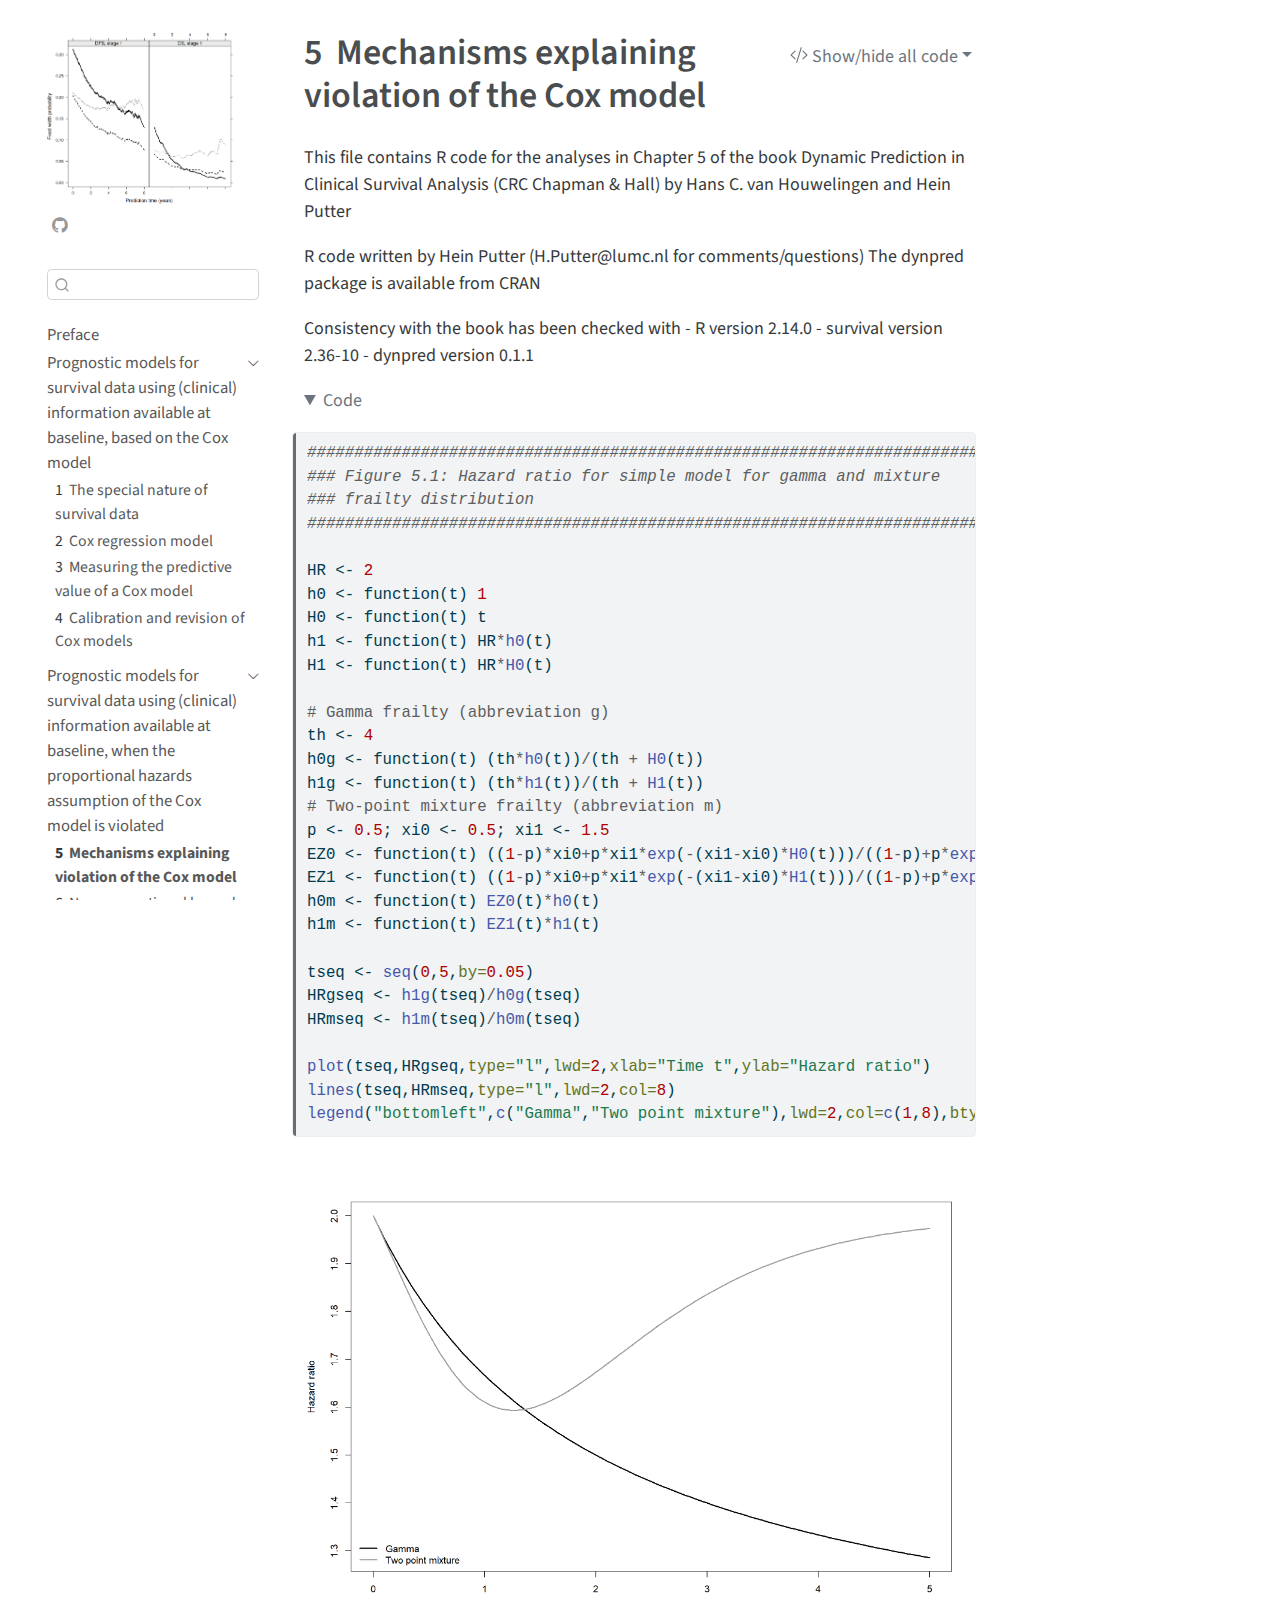
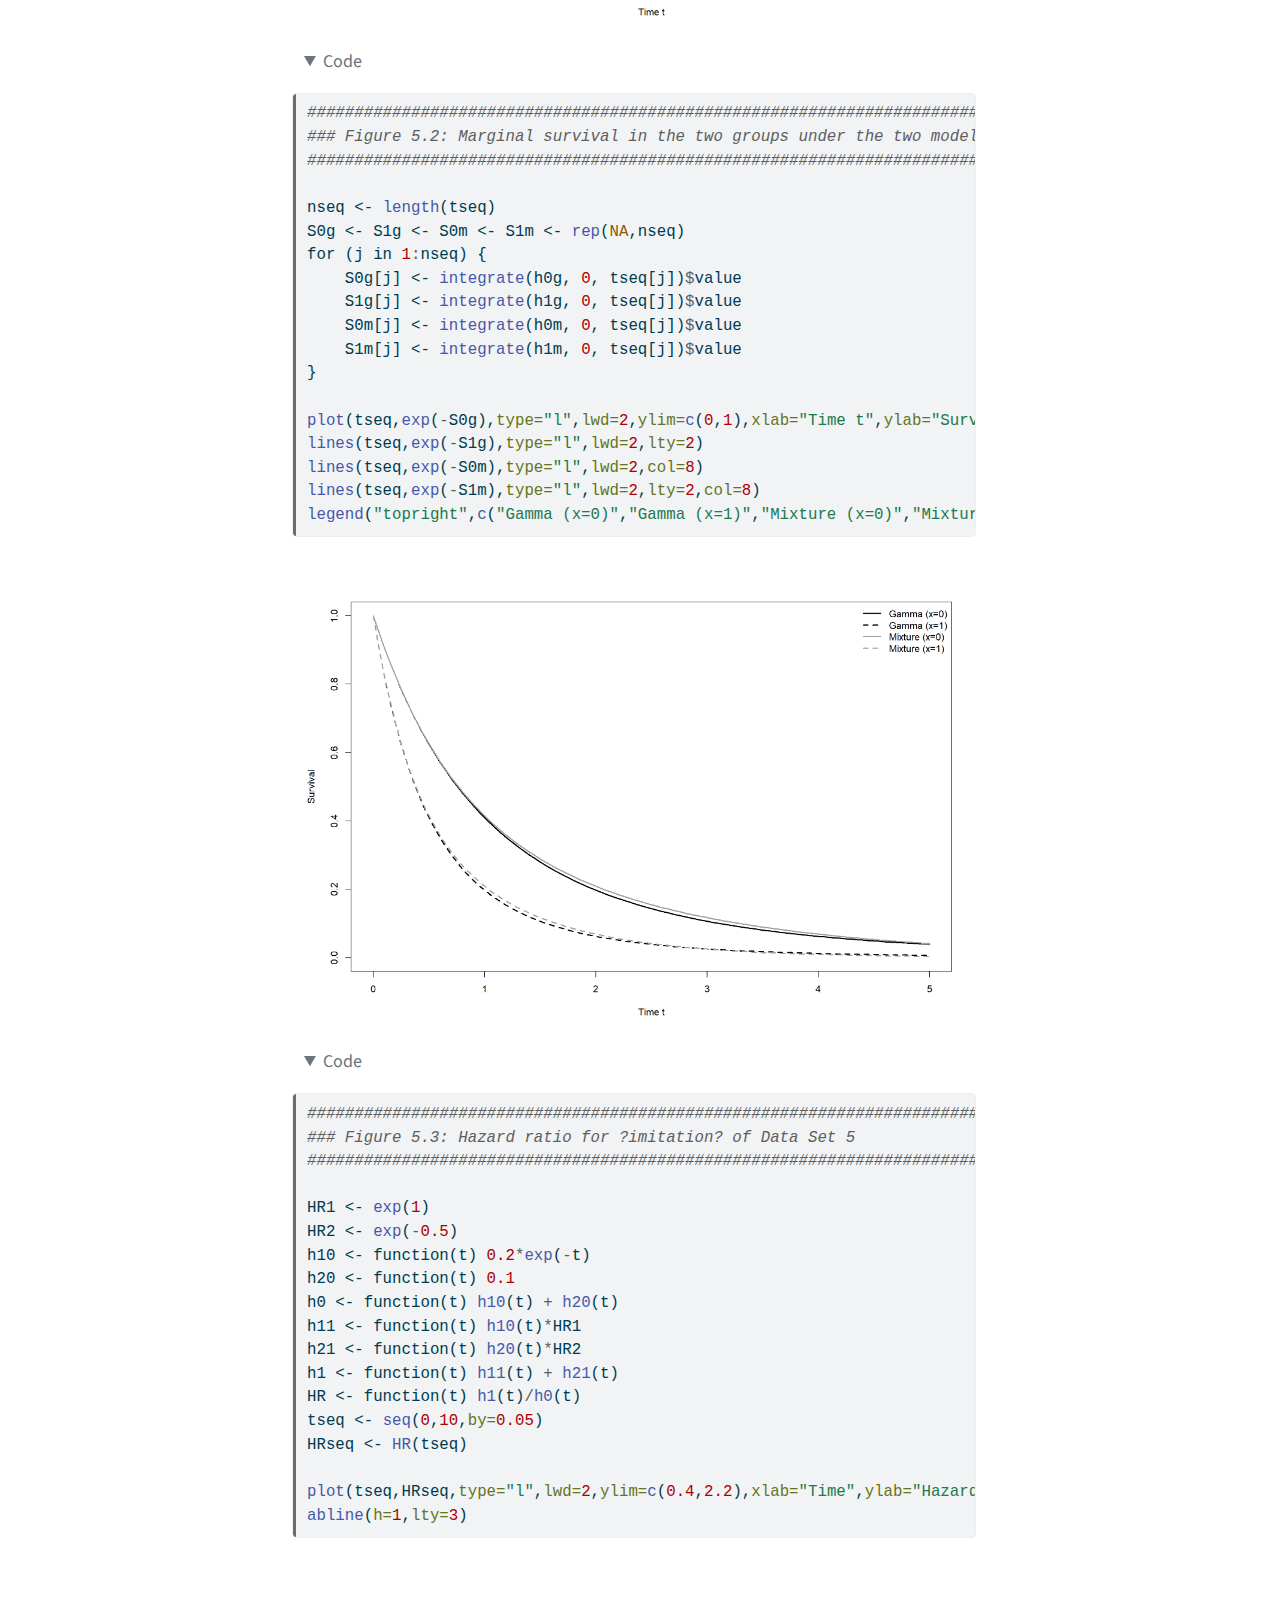
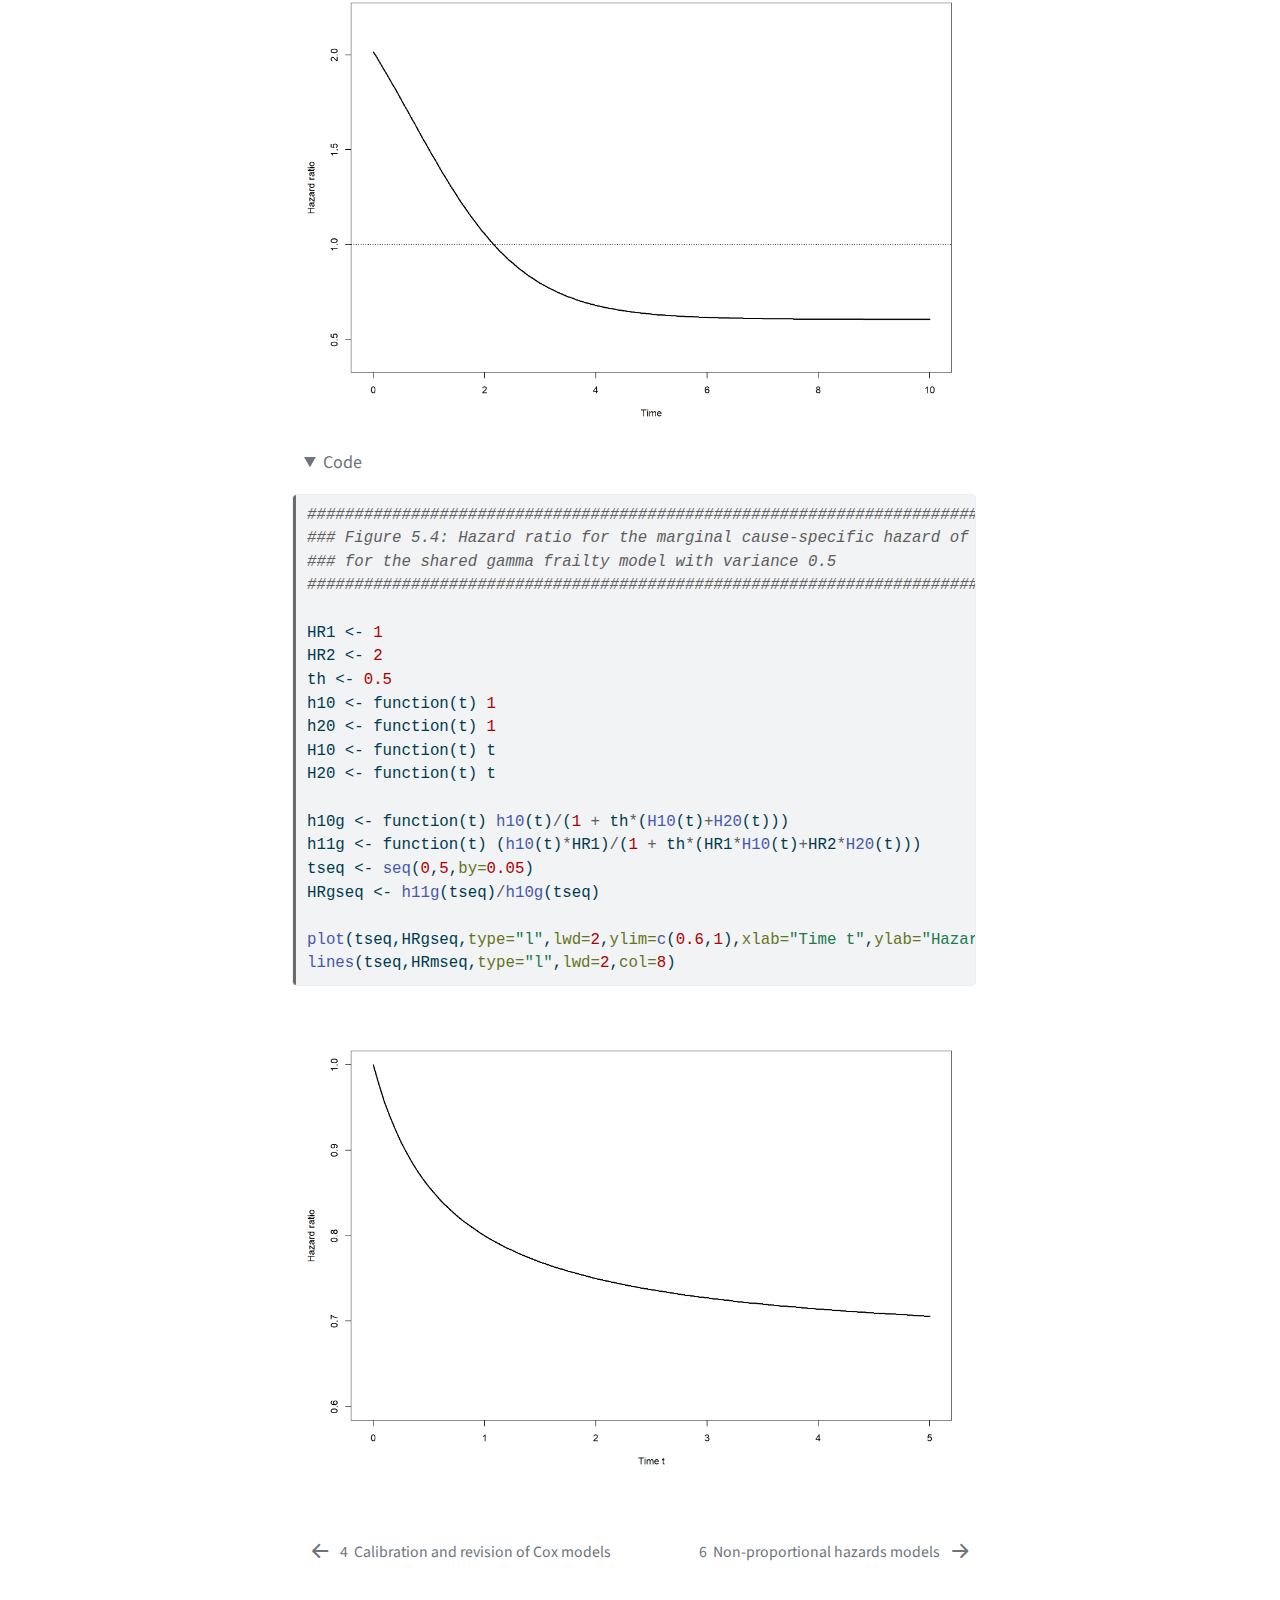
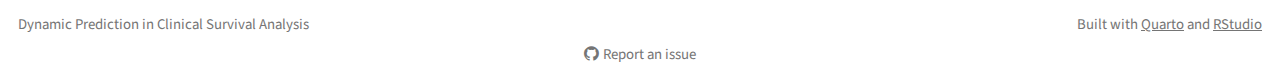
<file: docs/chapters/chapter_05.html>
<!DOCTYPE html>
<html xmlns="http://www.w3.org/1999/xhtml" lang="en" xml:lang="en"><head>

<meta charset="utf-8">
<meta name="generator" content="quarto-1.3.450">

<meta name="viewport" content="width=device-width, initial-scale=1.0, user-scalable=yes">


<title>Dynamic Prediction in Clinical Survival Analysis - 5&nbsp; Mechanisms explaining violation of the Cox model</title>
<style>
code{white-space: pre-wrap;}
span.smallcaps{font-variant: small-caps;}
div.columns{display: flex; gap: min(4vw, 1.5em);}
div.column{flex: auto; overflow-x: auto;}
div.hanging-indent{margin-left: 1.5em; text-indent: -1.5em;}
ul.task-list{list-style: none;}
ul.task-list li input[type="checkbox"] {
  width: 0.8em;
  margin: 0 0.8em 0.2em -1em; /* quarto-specific, see https://github.com/quarto-dev/quarto-cli/issues/4556 */ 
  vertical-align: middle;
}
/* CSS for syntax highlighting */
pre > code.sourceCode { white-space: pre; position: relative; }
pre > code.sourceCode > span { display: inline-block; line-height: 1.25; }
pre > code.sourceCode > span:empty { height: 1.2em; }
.sourceCode { overflow: visible; }
code.sourceCode > span { color: inherit; text-decoration: inherit; }
div.sourceCode { margin: 1em 0; }
pre.sourceCode { margin: 0; }
@media screen {
div.sourceCode { overflow: auto; }
}
@media print {
pre > code.sourceCode { white-space: pre-wrap; }
pre > code.sourceCode > span { text-indent: -5em; padding-left: 5em; }
}
pre.numberSource code
  { counter-reset: source-line 0; }
pre.numberSource code > span
  { position: relative; left: -4em; counter-increment: source-line; }
pre.numberSource code > span > a:first-child::before
  { content: counter(source-line);
    position: relative; left: -1em; text-align: right; vertical-align: baseline;
    border: none; display: inline-block;
    -webkit-touch-callout: none; -webkit-user-select: none;
    -khtml-user-select: none; -moz-user-select: none;
    -ms-user-select: none; user-select: none;
    padding: 0 4px; width: 4em;
  }
pre.numberSource { margin-left: 3em;  padding-left: 4px; }
div.sourceCode
  {   }
@media screen {
pre > code.sourceCode > span > a:first-child::before { text-decoration: underline; }
}
</style>


<script src="../site_libs/quarto-nav/quarto-nav.js"></script>
<script src="../site_libs/quarto-nav/headroom.min.js"></script>
<script src="../site_libs/clipboard/clipboard.min.js"></script>
<script src="../site_libs/quarto-search/autocomplete.umd.js"></script>
<script src="../site_libs/quarto-search/fuse.min.js"></script>
<script src="../site_libs/quarto-search/quarto-search.js"></script>
<meta name="quarto:offset" content="../">
<link href="../chapters/chapter_06.html" rel="next">
<link href="../chapters/chapter_04.html" rel="prev">
<link href="../front-curves.png" rel="icon" type="image/png">
<script src="../site_libs/quarto-html/quarto.js"></script>
<script src="../site_libs/quarto-html/popper.min.js"></script>
<script src="../site_libs/quarto-html/tippy.umd.min.js"></script>
<script src="../site_libs/quarto-html/anchor.min.js"></script>
<link href="../site_libs/quarto-html/tippy.css" rel="stylesheet">
<link href="../site_libs/quarto-html/quarto-syntax-highlighting.css" rel="stylesheet" id="quarto-text-highlighting-styles">
<script src="../site_libs/bootstrap/bootstrap.min.js"></script>
<link href="../site_libs/bootstrap/bootstrap-icons.css" rel="stylesheet">
<link href="../site_libs/bootstrap/bootstrap.min.css" rel="stylesheet" id="quarto-bootstrap" data-mode="light">
<script id="quarto-search-options" type="application/json">{
  "location": "sidebar",
  "copy-button": false,
  "collapse-after": 3,
  "panel-placement": "start",
  "type": "textbox",
  "limit": 20,
  "language": {
    "search-no-results-text": "No results",
    "search-matching-documents-text": "matching documents",
    "search-copy-link-title": "Copy link to search",
    "search-hide-matches-text": "Hide additional matches",
    "search-more-match-text": "more match in this document",
    "search-more-matches-text": "more matches in this document",
    "search-clear-button-title": "Clear",
    "search-detached-cancel-button-title": "Cancel",
    "search-submit-button-title": "Submit",
    "search-label": "Search"
  }
}</script>


</head>

<body class="nav-sidebar floating">

<div id="quarto-search-results"></div>
  <header id="quarto-header" class="headroom fixed-top">
  <nav class="quarto-secondary-nav">
    <div class="container-fluid d-flex">
      <button type="button" class="quarto-btn-toggle btn" data-bs-toggle="collapse" data-bs-target="#quarto-sidebar,#quarto-sidebar-glass" aria-controls="quarto-sidebar" aria-expanded="false" aria-label="Toggle sidebar navigation" onclick="if (window.quartoToggleHeadroom) { window.quartoToggleHeadroom(); }">
        <i class="bi bi-layout-text-sidebar-reverse"></i>
      </button>
      <nav class="quarto-page-breadcrumbs" aria-label="breadcrumb"><ol class="breadcrumb"><li class="breadcrumb-item"><a href="../chapters/chapter_05.html">Prognostic models for survival data using (clinical) information available at baseline, when the proportional hazards assumption of the Cox model is violated</a></li><li class="breadcrumb-item"><a href="../chapters/chapter_05.html"><span class="chapter-number">5</span>&nbsp; <span class="chapter-title">Mechanisms explaining violation of the Cox model</span></a></li></ol></nav>
      <a class="flex-grow-1" role="button" data-bs-toggle="collapse" data-bs-target="#quarto-sidebar,#quarto-sidebar-glass" aria-controls="quarto-sidebar" aria-expanded="false" aria-label="Toggle sidebar navigation" onclick="if (window.quartoToggleHeadroom) { window.quartoToggleHeadroom(); }">      
      </a>
      <button type="button" class="btn quarto-search-button" aria-label="" onclick="window.quartoOpenSearch();">
        <i class="bi bi-search"></i>
      </button>
    </div>
  </nav>
</header>
<!-- content -->
<div id="quarto-content" class="quarto-container page-columns page-rows-contents page-layout-article">
<!-- sidebar -->
  <nav id="quarto-sidebar" class="sidebar collapse collapse-horizontal sidebar-navigation floating overflow-auto">
    <div class="pt-lg-2 mt-2 text-left sidebar-header sidebar-header-stacked">
      <a href="../index.html" class="sidebar-logo-link">
      <img src="../front-curves.png" alt="" class="sidebar-logo py-0 d-lg-inline d-none">
      </a>
    <div class="sidebar-title mb-0 py-0">
      <a href="../"></a> 
        <div class="sidebar-tools-main">
    <a href="https://github.com/survival-lumc/DynamicPrediction-book" rel="" title="Source Code" class="quarto-navigation-tool px-1" aria-label="Source Code"><i class="bi bi-github"></i></a>
</div>
    </div>
      </div>
        <div class="mt-2 flex-shrink-0 align-items-center">
        <div class="sidebar-search">
        <div id="quarto-search" class="" title="Search"></div>
        </div>
        </div>
    <div class="sidebar-menu-container"> 
    <ul class="list-unstyled mt-1">
        <li class="sidebar-item">
  <div class="sidebar-item-container"> 
  <a href="../index.html" class="sidebar-item-text sidebar-link">
 <span class="menu-text">Preface</span></a>
  </div>
</li>
        <li class="sidebar-item sidebar-item-section">
      <div class="sidebar-item-container"> 
            <a class="sidebar-item-text sidebar-link text-start" data-bs-toggle="collapse" data-bs-target="#quarto-sidebar-section-1" aria-expanded="true">
 <span class="menu-text">Prognostic models for survival data using (clinical) information available at baseline, based on the Cox model</span></a>
          <a class="sidebar-item-toggle text-start" data-bs-toggle="collapse" data-bs-target="#quarto-sidebar-section-1" aria-expanded="true" aria-label="Toggle section">
            <i class="bi bi-chevron-right ms-2"></i>
          </a> 
      </div>
      <ul id="quarto-sidebar-section-1" class="collapse list-unstyled sidebar-section depth1 show">  
          <li class="sidebar-item">
  <div class="sidebar-item-container"> 
  <a href="../chapters/chapter_01.html" class="sidebar-item-text sidebar-link">
 <span class="menu-text"><span class="chapter-number">1</span>&nbsp; <span class="chapter-title">The special nature of survival data</span></span></a>
  </div>
</li>
          <li class="sidebar-item">
  <div class="sidebar-item-container"> 
  <a href="../chapters/chapter_02.html" class="sidebar-item-text sidebar-link">
 <span class="menu-text"><span class="chapter-number">2</span>&nbsp; <span class="chapter-title">Cox regression model</span></span></a>
  </div>
</li>
          <li class="sidebar-item">
  <div class="sidebar-item-container"> 
  <a href="../chapters/chapter_03.html" class="sidebar-item-text sidebar-link">
 <span class="menu-text"><span class="chapter-number">3</span>&nbsp; <span class="chapter-title">Measuring the predictive value of a Cox model</span></span></a>
  </div>
</li>
          <li class="sidebar-item">
  <div class="sidebar-item-container"> 
  <a href="../chapters/chapter_04.html" class="sidebar-item-text sidebar-link">
 <span class="menu-text"><span class="chapter-number">4</span>&nbsp; <span class="chapter-title">Calibration and revision of Cox models</span></span></a>
  </div>
</li>
      </ul>
  </li>
        <li class="sidebar-item sidebar-item-section">
      <div class="sidebar-item-container"> 
            <a class="sidebar-item-text sidebar-link text-start" data-bs-toggle="collapse" data-bs-target="#quarto-sidebar-section-2" aria-expanded="true">
 <span class="menu-text">Prognostic models for survival data using (clinical) information available at baseline, when the proportional hazards assumption of the Cox model is violated</span></a>
          <a class="sidebar-item-toggle text-start" data-bs-toggle="collapse" data-bs-target="#quarto-sidebar-section-2" aria-expanded="true" aria-label="Toggle section">
            <i class="bi bi-chevron-right ms-2"></i>
          </a> 
      </div>
      <ul id="quarto-sidebar-section-2" class="collapse list-unstyled sidebar-section depth1 show">  
          <li class="sidebar-item">
  <div class="sidebar-item-container"> 
  <a href="../chapters/chapter_05.html" class="sidebar-item-text sidebar-link active">
 <span class="menu-text"><span class="chapter-number">5</span>&nbsp; <span class="chapter-title">Mechanisms explaining violation of the Cox model</span></span></a>
  </div>
</li>
          <li class="sidebar-item">
  <div class="sidebar-item-container"> 
  <a href="../chapters/chapter_06.html" class="sidebar-item-text sidebar-link">
 <span class="menu-text"><span class="chapter-number">6</span>&nbsp; <span class="chapter-title">Non-proportional hazards models</span></span></a>
  </div>
</li>
          <li class="sidebar-item">
  <div class="sidebar-item-container"> 
  <a href="../chapters/chapter_07.html" class="sidebar-item-text sidebar-link">
 <span class="menu-text"><span class="chapter-number">7</span>&nbsp; <span class="chapter-title">Dealing with non-proportional hazards</span></span></a>
  </div>
</li>
      </ul>
  </li>
        <li class="sidebar-item sidebar-item-section">
      <div class="sidebar-item-container"> 
            <a class="sidebar-item-text sidebar-link text-start" data-bs-toggle="collapse" data-bs-target="#quarto-sidebar-section-3" aria-expanded="true">
 <span class="menu-text">Dynamic prognostic models for survival data using time-dependent information</span></a>
          <a class="sidebar-item-toggle text-start" data-bs-toggle="collapse" data-bs-target="#quarto-sidebar-section-3" aria-expanded="true" aria-label="Toggle section">
            <i class="bi bi-chevron-right ms-2"></i>
          </a> 
      </div>
      <ul id="quarto-sidebar-section-3" class="collapse list-unstyled sidebar-section depth1 show">  
          <li class="sidebar-item">
  <div class="sidebar-item-container"> 
  <a href="../chapters/chapter_08.html" class="sidebar-item-text sidebar-link">
 <span class="menu-text"><span class="chapter-number">8</span>&nbsp; <span class="chapter-title">Dynamic predictions using biomarkers</span></span></a>
  </div>
</li>
          <li class="sidebar-item">
  <div class="sidebar-item-container"> 
  <a href="../chapters/chapter_09.html" class="sidebar-item-text sidebar-link">
 <span class="menu-text"><span class="chapter-number">9</span>&nbsp; <span class="chapter-title">Dynamic prediction in multi-state models</span></span></a>
  </div>
</li>
          <li class="sidebar-item">
  <div class="sidebar-item-container"> 
  <a href="../chapters/chapter_10.html" class="sidebar-item-text sidebar-link">
 <span class="menu-text"><span class="chapter-number">10</span>&nbsp; <span class="chapter-title">Dynamic prediction in chronic disease</span></span></a>
  </div>
</li>
      </ul>
  </li>
        <li class="sidebar-item sidebar-item-section">
      <div class="sidebar-item-container"> 
            <a class="sidebar-item-text sidebar-link text-start" data-bs-toggle="collapse" data-bs-target="#quarto-sidebar-section-4" aria-expanded="true">
 <span class="menu-text">Dynamic prognostic models for survival data using genomic data</span></a>
          <a class="sidebar-item-toggle text-start" data-bs-toggle="collapse" data-bs-target="#quarto-sidebar-section-4" aria-expanded="true" aria-label="Toggle section">
            <i class="bi bi-chevron-right ms-2"></i>
          </a> 
      </div>
      <ul id="quarto-sidebar-section-4" class="collapse list-unstyled sidebar-section depth1 show">  
          <li class="sidebar-item">
  <div class="sidebar-item-container"> 
  <a href="../chapters/chapter_11.html" class="sidebar-item-text sidebar-link">
 <span class="menu-text"><span class="chapter-number">11</span>&nbsp; <span class="chapter-title">Penalized Cox models</span></span></a>
  </div>
</li>
          <li class="sidebar-item">
  <div class="sidebar-item-container"> 
  <a href="../chapters/chapter_12.html" class="sidebar-item-text sidebar-link">
 <span class="menu-text"><span class="chapter-number">12</span>&nbsp; <span class="chapter-title">Dynamic prediction based on genomic data</span></span></a>
  </div>
</li>
      </ul>
  </li>
        <li class="sidebar-item">
  <div class="sidebar-item-container"> 
  <a href="../errata.html" class="sidebar-item-text sidebar-link">
 <span class="menu-text">Errata</span></a>
  </div>
</li>
    </ul>
    </div>
</nav>
<div id="quarto-sidebar-glass" data-bs-toggle="collapse" data-bs-target="#quarto-sidebar,#quarto-sidebar-glass"></div>
<!-- margin-sidebar -->
    <div id="quarto-margin-sidebar" class="sidebar margin-sidebar">
        
    </div>
<!-- main -->
<main class="content" id="quarto-document-content">

<header id="title-block-header" class="quarto-title-block default">
<div class="quarto-title">
<div class="quarto-title-block"><div><h1 class="title"><span class="chapter-number">5</span>&nbsp; <span class="chapter-title">Mechanisms explaining violation of the Cox model</span></h1><button type="button" class="btn code-tools-button dropdown-toggle" id="quarto-code-tools-menu" data-bs-toggle="dropdown" aria-expanded="false"><i class="bi"></i> Show/hide all code</button><ul class="dropdown-menu dropdown-menu-end" aria-labelelledby="quarto-code-tools-menu"><li><a id="quarto-show-all-code" class="dropdown-item" href="javascript:void(0)" role="button">Show All Code</a></li><li><a id="quarto-hide-all-code" class="dropdown-item" href="javascript:void(0)" role="button">Hide All Code</a></li></ul></div></div>
</div>



<div class="quarto-title-meta">

    
  
    
  </div>
  

</header>

<p>This file contains R code for the analyses in Chapter 5 of the book Dynamic Prediction in Clinical Survival Analysis (CRC Chapman &amp; Hall) by Hans C. van Houwelingen and Hein Putter</p>
<p>R code written by Hein Putter (H.Putter@lumc.nl for comments/questions) The dynpred package is available from CRAN</p>
<p>Consistency with the book has been checked with - R version 2.14.0 - survival version 2.36-10 - dynpred version 0.1.1</p>
<div class="cell" data-hash="chapter_05_cache/html/figbla_41c7deeb8c12a61f1a8eb52aea68678a">
<details open="">
<summary>Code</summary>
<div class="sourceCode cell-code" id="cb1"><pre class="sourceCode r code-with-copy"><code class="sourceCode r"><span id="cb1-1"><a href="#cb1-1" aria-hidden="true" tabindex="-1"></a><span class="do">###############################################################################</span></span>
<span id="cb1-2"><a href="#cb1-2" aria-hidden="true" tabindex="-1"></a><span class="do">### Figure 5.1: Hazard ratio for simple model for gamma and mixture</span></span>
<span id="cb1-3"><a href="#cb1-3" aria-hidden="true" tabindex="-1"></a><span class="do">### frailty distribution</span></span>
<span id="cb1-4"><a href="#cb1-4" aria-hidden="true" tabindex="-1"></a><span class="do">###############################################################################</span></span>
<span id="cb1-5"><a href="#cb1-5" aria-hidden="true" tabindex="-1"></a></span>
<span id="cb1-6"><a href="#cb1-6" aria-hidden="true" tabindex="-1"></a>HR <span class="ot">&lt;-</span> <span class="dv">2</span></span>
<span id="cb1-7"><a href="#cb1-7" aria-hidden="true" tabindex="-1"></a>h0 <span class="ot">&lt;-</span> <span class="cf">function</span>(t) <span class="dv">1</span></span>
<span id="cb1-8"><a href="#cb1-8" aria-hidden="true" tabindex="-1"></a>H0 <span class="ot">&lt;-</span> <span class="cf">function</span>(t) t</span>
<span id="cb1-9"><a href="#cb1-9" aria-hidden="true" tabindex="-1"></a>h1 <span class="ot">&lt;-</span> <span class="cf">function</span>(t) HR<span class="sc">*</span><span class="fu">h0</span>(t)</span>
<span id="cb1-10"><a href="#cb1-10" aria-hidden="true" tabindex="-1"></a>H1 <span class="ot">&lt;-</span> <span class="cf">function</span>(t) HR<span class="sc">*</span><span class="fu">H0</span>(t)</span>
<span id="cb1-11"><a href="#cb1-11" aria-hidden="true" tabindex="-1"></a></span>
<span id="cb1-12"><a href="#cb1-12" aria-hidden="true" tabindex="-1"></a><span class="co"># Gamma frailty (abbreviation g)</span></span>
<span id="cb1-13"><a href="#cb1-13" aria-hidden="true" tabindex="-1"></a>th <span class="ot">&lt;-</span> <span class="dv">4</span></span>
<span id="cb1-14"><a href="#cb1-14" aria-hidden="true" tabindex="-1"></a>h0g <span class="ot">&lt;-</span> <span class="cf">function</span>(t) (th<span class="sc">*</span><span class="fu">h0</span>(t))<span class="sc">/</span>(th <span class="sc">+</span> <span class="fu">H0</span>(t))</span>
<span id="cb1-15"><a href="#cb1-15" aria-hidden="true" tabindex="-1"></a>h1g <span class="ot">&lt;-</span> <span class="cf">function</span>(t) (th<span class="sc">*</span><span class="fu">h1</span>(t))<span class="sc">/</span>(th <span class="sc">+</span> <span class="fu">H1</span>(t))</span>
<span id="cb1-16"><a href="#cb1-16" aria-hidden="true" tabindex="-1"></a><span class="co"># Two-point mixture frailty (abbreviation m)</span></span>
<span id="cb1-17"><a href="#cb1-17" aria-hidden="true" tabindex="-1"></a>p <span class="ot">&lt;-</span> <span class="fl">0.5</span>; xi0 <span class="ot">&lt;-</span> <span class="fl">0.5</span>; xi1 <span class="ot">&lt;-</span> <span class="fl">1.5</span></span>
<span id="cb1-18"><a href="#cb1-18" aria-hidden="true" tabindex="-1"></a>EZ0 <span class="ot">&lt;-</span> <span class="cf">function</span>(t) ((<span class="dv">1</span><span class="sc">-</span>p)<span class="sc">*</span>xi0<span class="sc">+</span>p<span class="sc">*</span>xi1<span class="sc">*</span><span class="fu">exp</span>(<span class="sc">-</span>(xi1<span class="sc">-</span>xi0)<span class="sc">*</span><span class="fu">H0</span>(t)))<span class="sc">/</span>((<span class="dv">1</span><span class="sc">-</span>p)<span class="sc">+</span>p<span class="sc">*</span><span class="fu">exp</span>(<span class="sc">-</span>(xi1<span class="sc">-</span>xi0)<span class="sc">*</span><span class="fu">H0</span>(t)))</span>
<span id="cb1-19"><a href="#cb1-19" aria-hidden="true" tabindex="-1"></a>EZ1 <span class="ot">&lt;-</span> <span class="cf">function</span>(t) ((<span class="dv">1</span><span class="sc">-</span>p)<span class="sc">*</span>xi0<span class="sc">+</span>p<span class="sc">*</span>xi1<span class="sc">*</span><span class="fu">exp</span>(<span class="sc">-</span>(xi1<span class="sc">-</span>xi0)<span class="sc">*</span><span class="fu">H1</span>(t)))<span class="sc">/</span>((<span class="dv">1</span><span class="sc">-</span>p)<span class="sc">+</span>p<span class="sc">*</span><span class="fu">exp</span>(<span class="sc">-</span>(xi1<span class="sc">-</span>xi0)<span class="sc">*</span><span class="fu">H1</span>(t)))</span>
<span id="cb1-20"><a href="#cb1-20" aria-hidden="true" tabindex="-1"></a>h0m <span class="ot">&lt;-</span> <span class="cf">function</span>(t) <span class="fu">EZ0</span>(t)<span class="sc">*</span><span class="fu">h0</span>(t)</span>
<span id="cb1-21"><a href="#cb1-21" aria-hidden="true" tabindex="-1"></a>h1m <span class="ot">&lt;-</span> <span class="cf">function</span>(t) <span class="fu">EZ1</span>(t)<span class="sc">*</span><span class="fu">h1</span>(t)</span>
<span id="cb1-22"><a href="#cb1-22" aria-hidden="true" tabindex="-1"></a></span>
<span id="cb1-23"><a href="#cb1-23" aria-hidden="true" tabindex="-1"></a>tseq <span class="ot">&lt;-</span> <span class="fu">seq</span>(<span class="dv">0</span>,<span class="dv">5</span>,<span class="at">by=</span><span class="fl">0.05</span>)</span>
<span id="cb1-24"><a href="#cb1-24" aria-hidden="true" tabindex="-1"></a>HRgseq <span class="ot">&lt;-</span> <span class="fu">h1g</span>(tseq)<span class="sc">/</span><span class="fu">h0g</span>(tseq)</span>
<span id="cb1-25"><a href="#cb1-25" aria-hidden="true" tabindex="-1"></a>HRmseq <span class="ot">&lt;-</span> <span class="fu">h1m</span>(tseq)<span class="sc">/</span><span class="fu">h0m</span>(tseq)</span>
<span id="cb1-26"><a href="#cb1-26" aria-hidden="true" tabindex="-1"></a></span>
<span id="cb1-27"><a href="#cb1-27" aria-hidden="true" tabindex="-1"></a><span class="fu">plot</span>(tseq,HRgseq,<span class="at">type=</span><span class="st">"l"</span>,<span class="at">lwd=</span><span class="dv">2</span>,<span class="at">xlab=</span><span class="st">"Time t"</span>,<span class="at">ylab=</span><span class="st">"Hazard ratio"</span>)</span>
<span id="cb1-28"><a href="#cb1-28" aria-hidden="true" tabindex="-1"></a><span class="fu">lines</span>(tseq,HRmseq,<span class="at">type=</span><span class="st">"l"</span>,<span class="at">lwd=</span><span class="dv">2</span>,<span class="at">col=</span><span class="dv">8</span>)</span>
<span id="cb1-29"><a href="#cb1-29" aria-hidden="true" tabindex="-1"></a><span class="fu">legend</span>(<span class="st">"bottomleft"</span>,<span class="fu">c</span>(<span class="st">"Gamma"</span>,<span class="st">"Two point mixture"</span>),<span class="at">lwd=</span><span class="dv">2</span>,<span class="at">col=</span><span class="fu">c</span>(<span class="dv">1</span>,<span class="dv">8</span>),<span class="at">bty=</span><span class="st">"n"</span>)</span></code><button title="Copy to Clipboard" class="code-copy-button"><i class="bi"></i></button></pre></div>
</details>
<div class="cell-output-display">
<p><img src="chapter_05_files/figure-html/figbla-1.png" class="img-fluid" width="1122"></p>
</div>
<details open="">
<summary>Code</summary>
<div class="sourceCode cell-code" id="cb2"><pre class="sourceCode r code-with-copy"><code class="sourceCode r"><span id="cb2-1"><a href="#cb2-1" aria-hidden="true" tabindex="-1"></a><span class="do">###############################################################################</span></span>
<span id="cb2-2"><a href="#cb2-2" aria-hidden="true" tabindex="-1"></a><span class="do">### Figure 5.2: Marginal survival in the two groups under the two models</span></span>
<span id="cb2-3"><a href="#cb2-3" aria-hidden="true" tabindex="-1"></a><span class="do">###############################################################################</span></span>
<span id="cb2-4"><a href="#cb2-4" aria-hidden="true" tabindex="-1"></a></span>
<span id="cb2-5"><a href="#cb2-5" aria-hidden="true" tabindex="-1"></a>nseq <span class="ot">&lt;-</span> <span class="fu">length</span>(tseq)</span>
<span id="cb2-6"><a href="#cb2-6" aria-hidden="true" tabindex="-1"></a>S0g <span class="ot">&lt;-</span> S1g <span class="ot">&lt;-</span> S0m <span class="ot">&lt;-</span> S1m <span class="ot">&lt;-</span> <span class="fu">rep</span>(<span class="cn">NA</span>,nseq)</span>
<span id="cb2-7"><a href="#cb2-7" aria-hidden="true" tabindex="-1"></a><span class="cf">for</span> (j <span class="cf">in</span> <span class="dv">1</span><span class="sc">:</span>nseq) {</span>
<span id="cb2-8"><a href="#cb2-8" aria-hidden="true" tabindex="-1"></a>    S0g[j] <span class="ot">&lt;-</span> <span class="fu">integrate</span>(h0g, <span class="dv">0</span>, tseq[j])<span class="sc">$</span>value</span>
<span id="cb2-9"><a href="#cb2-9" aria-hidden="true" tabindex="-1"></a>    S1g[j] <span class="ot">&lt;-</span> <span class="fu">integrate</span>(h1g, <span class="dv">0</span>, tseq[j])<span class="sc">$</span>value</span>
<span id="cb2-10"><a href="#cb2-10" aria-hidden="true" tabindex="-1"></a>    S0m[j] <span class="ot">&lt;-</span> <span class="fu">integrate</span>(h0m, <span class="dv">0</span>, tseq[j])<span class="sc">$</span>value</span>
<span id="cb2-11"><a href="#cb2-11" aria-hidden="true" tabindex="-1"></a>    S1m[j] <span class="ot">&lt;-</span> <span class="fu">integrate</span>(h1m, <span class="dv">0</span>, tseq[j])<span class="sc">$</span>value</span>
<span id="cb2-12"><a href="#cb2-12" aria-hidden="true" tabindex="-1"></a>}</span>
<span id="cb2-13"><a href="#cb2-13" aria-hidden="true" tabindex="-1"></a></span>
<span id="cb2-14"><a href="#cb2-14" aria-hidden="true" tabindex="-1"></a><span class="fu">plot</span>(tseq,<span class="fu">exp</span>(<span class="sc">-</span>S0g),<span class="at">type=</span><span class="st">"l"</span>,<span class="at">lwd=</span><span class="dv">2</span>,<span class="at">ylim=</span><span class="fu">c</span>(<span class="dv">0</span>,<span class="dv">1</span>),<span class="at">xlab=</span><span class="st">"Time t"</span>,<span class="at">ylab=</span><span class="st">"Survival"</span>)</span>
<span id="cb2-15"><a href="#cb2-15" aria-hidden="true" tabindex="-1"></a><span class="fu">lines</span>(tseq,<span class="fu">exp</span>(<span class="sc">-</span>S1g),<span class="at">type=</span><span class="st">"l"</span>,<span class="at">lwd=</span><span class="dv">2</span>,<span class="at">lty=</span><span class="dv">2</span>)</span>
<span id="cb2-16"><a href="#cb2-16" aria-hidden="true" tabindex="-1"></a><span class="fu">lines</span>(tseq,<span class="fu">exp</span>(<span class="sc">-</span>S0m),<span class="at">type=</span><span class="st">"l"</span>,<span class="at">lwd=</span><span class="dv">2</span>,<span class="at">col=</span><span class="dv">8</span>)</span>
<span id="cb2-17"><a href="#cb2-17" aria-hidden="true" tabindex="-1"></a><span class="fu">lines</span>(tseq,<span class="fu">exp</span>(<span class="sc">-</span>S1m),<span class="at">type=</span><span class="st">"l"</span>,<span class="at">lwd=</span><span class="dv">2</span>,<span class="at">lty=</span><span class="dv">2</span>,<span class="at">col=</span><span class="dv">8</span>)</span>
<span id="cb2-18"><a href="#cb2-18" aria-hidden="true" tabindex="-1"></a><span class="fu">legend</span>(<span class="st">"topright"</span>,<span class="fu">c</span>(<span class="st">"Gamma (x=0)"</span>,<span class="st">"Gamma (x=1)"</span>,<span class="st">"Mixture (x=0)"</span>,<span class="st">"Mixture (x=1)"</span>),<span class="at">lwd=</span><span class="dv">2</span>,<span class="at">col=</span><span class="fu">c</span>(<span class="dv">1</span>,<span class="dv">1</span>,<span class="dv">8</span>,<span class="dv">8</span>),<span class="at">lty=</span><span class="fu">c</span>(<span class="dv">1</span>,<span class="dv">2</span>,<span class="dv">1</span>,<span class="dv">2</span>),<span class="at">bty=</span><span class="st">"n"</span>)</span></code><button title="Copy to Clipboard" class="code-copy-button"><i class="bi"></i></button></pre></div>
</details>
<div class="cell-output-display">
<p><img src="chapter_05_files/figure-html/figbla-2.png" class="img-fluid" width="1122"></p>
</div>
<details open="">
<summary>Code</summary>
<div class="sourceCode cell-code" id="cb3"><pre class="sourceCode r code-with-copy"><code class="sourceCode r"><span id="cb3-1"><a href="#cb3-1" aria-hidden="true" tabindex="-1"></a><span class="do">###############################################################################</span></span>
<span id="cb3-2"><a href="#cb3-2" aria-hidden="true" tabindex="-1"></a><span class="do">### Figure 5.3: Hazard ratio for ?imitation? of Data Set 5</span></span>
<span id="cb3-3"><a href="#cb3-3" aria-hidden="true" tabindex="-1"></a><span class="do">###############################################################################</span></span>
<span id="cb3-4"><a href="#cb3-4" aria-hidden="true" tabindex="-1"></a></span>
<span id="cb3-5"><a href="#cb3-5" aria-hidden="true" tabindex="-1"></a>HR1 <span class="ot">&lt;-</span> <span class="fu">exp</span>(<span class="dv">1</span>)</span>
<span id="cb3-6"><a href="#cb3-6" aria-hidden="true" tabindex="-1"></a>HR2 <span class="ot">&lt;-</span> <span class="fu">exp</span>(<span class="sc">-</span><span class="fl">0.5</span>)</span>
<span id="cb3-7"><a href="#cb3-7" aria-hidden="true" tabindex="-1"></a>h10 <span class="ot">&lt;-</span> <span class="cf">function</span>(t) <span class="fl">0.2</span><span class="sc">*</span><span class="fu">exp</span>(<span class="sc">-</span>t)</span>
<span id="cb3-8"><a href="#cb3-8" aria-hidden="true" tabindex="-1"></a>h20 <span class="ot">&lt;-</span> <span class="cf">function</span>(t) <span class="fl">0.1</span></span>
<span id="cb3-9"><a href="#cb3-9" aria-hidden="true" tabindex="-1"></a>h0 <span class="ot">&lt;-</span> <span class="cf">function</span>(t) <span class="fu">h10</span>(t) <span class="sc">+</span> <span class="fu">h20</span>(t)</span>
<span id="cb3-10"><a href="#cb3-10" aria-hidden="true" tabindex="-1"></a>h11 <span class="ot">&lt;-</span> <span class="cf">function</span>(t) <span class="fu">h10</span>(t)<span class="sc">*</span>HR1</span>
<span id="cb3-11"><a href="#cb3-11" aria-hidden="true" tabindex="-1"></a>h21 <span class="ot">&lt;-</span> <span class="cf">function</span>(t) <span class="fu">h20</span>(t)<span class="sc">*</span>HR2</span>
<span id="cb3-12"><a href="#cb3-12" aria-hidden="true" tabindex="-1"></a>h1 <span class="ot">&lt;-</span> <span class="cf">function</span>(t) <span class="fu">h11</span>(t) <span class="sc">+</span> <span class="fu">h21</span>(t)</span>
<span id="cb3-13"><a href="#cb3-13" aria-hidden="true" tabindex="-1"></a>HR <span class="ot">&lt;-</span> <span class="cf">function</span>(t) <span class="fu">h1</span>(t)<span class="sc">/</span><span class="fu">h0</span>(t)</span>
<span id="cb3-14"><a href="#cb3-14" aria-hidden="true" tabindex="-1"></a>tseq <span class="ot">&lt;-</span> <span class="fu">seq</span>(<span class="dv">0</span>,<span class="dv">10</span>,<span class="at">by=</span><span class="fl">0.05</span>)</span>
<span id="cb3-15"><a href="#cb3-15" aria-hidden="true" tabindex="-1"></a>HRseq <span class="ot">&lt;-</span> <span class="fu">HR</span>(tseq)</span>
<span id="cb3-16"><a href="#cb3-16" aria-hidden="true" tabindex="-1"></a></span>
<span id="cb3-17"><a href="#cb3-17" aria-hidden="true" tabindex="-1"></a><span class="fu">plot</span>(tseq,HRseq,<span class="at">type=</span><span class="st">"l"</span>,<span class="at">lwd=</span><span class="dv">2</span>,<span class="at">ylim=</span><span class="fu">c</span>(<span class="fl">0.4</span>,<span class="fl">2.2</span>),<span class="at">xlab=</span><span class="st">"Time"</span>,<span class="at">ylab=</span><span class="st">"Hazard ratio"</span>)</span>
<span id="cb3-18"><a href="#cb3-18" aria-hidden="true" tabindex="-1"></a><span class="fu">abline</span>(<span class="at">h=</span><span class="dv">1</span>,<span class="at">lty=</span><span class="dv">3</span>)</span></code><button title="Copy to Clipboard" class="code-copy-button"><i class="bi"></i></button></pre></div>
</details>
<div class="cell-output-display">
<p><img src="chapter_05_files/figure-html/figbla-3.png" class="img-fluid" width="1122"></p>
</div>
<details open="">
<summary>Code</summary>
<div class="sourceCode cell-code" id="cb4"><pre class="sourceCode r code-with-copy"><code class="sourceCode r"><span id="cb4-1"><a href="#cb4-1" aria-hidden="true" tabindex="-1"></a><span class="do">###############################################################################</span></span>
<span id="cb4-2"><a href="#cb4-2" aria-hidden="true" tabindex="-1"></a><span class="do">### Figure 5.4: Hazard ratio for the marginal cause-specific hazard of cause 1,</span></span>
<span id="cb4-3"><a href="#cb4-3" aria-hidden="true" tabindex="-1"></a><span class="do">### for the shared gamma frailty model with variance 0.5</span></span>
<span id="cb4-4"><a href="#cb4-4" aria-hidden="true" tabindex="-1"></a><span class="do">###############################################################################</span></span>
<span id="cb4-5"><a href="#cb4-5" aria-hidden="true" tabindex="-1"></a></span>
<span id="cb4-6"><a href="#cb4-6" aria-hidden="true" tabindex="-1"></a>HR1 <span class="ot">&lt;-</span> <span class="dv">1</span></span>
<span id="cb4-7"><a href="#cb4-7" aria-hidden="true" tabindex="-1"></a>HR2 <span class="ot">&lt;-</span> <span class="dv">2</span></span>
<span id="cb4-8"><a href="#cb4-8" aria-hidden="true" tabindex="-1"></a>th <span class="ot">&lt;-</span> <span class="fl">0.5</span></span>
<span id="cb4-9"><a href="#cb4-9" aria-hidden="true" tabindex="-1"></a>h10 <span class="ot">&lt;-</span> <span class="cf">function</span>(t) <span class="dv">1</span></span>
<span id="cb4-10"><a href="#cb4-10" aria-hidden="true" tabindex="-1"></a>h20 <span class="ot">&lt;-</span> <span class="cf">function</span>(t) <span class="dv">1</span></span>
<span id="cb4-11"><a href="#cb4-11" aria-hidden="true" tabindex="-1"></a>H10 <span class="ot">&lt;-</span> <span class="cf">function</span>(t) t</span>
<span id="cb4-12"><a href="#cb4-12" aria-hidden="true" tabindex="-1"></a>H20 <span class="ot">&lt;-</span> <span class="cf">function</span>(t) t</span>
<span id="cb4-13"><a href="#cb4-13" aria-hidden="true" tabindex="-1"></a></span>
<span id="cb4-14"><a href="#cb4-14" aria-hidden="true" tabindex="-1"></a>h10g <span class="ot">&lt;-</span> <span class="cf">function</span>(t) <span class="fu">h10</span>(t)<span class="sc">/</span>(<span class="dv">1</span> <span class="sc">+</span> th<span class="sc">*</span>(<span class="fu">H10</span>(t)<span class="sc">+</span><span class="fu">H20</span>(t)))</span>
<span id="cb4-15"><a href="#cb4-15" aria-hidden="true" tabindex="-1"></a>h11g <span class="ot">&lt;-</span> <span class="cf">function</span>(t) (<span class="fu">h10</span>(t)<span class="sc">*</span>HR1)<span class="sc">/</span>(<span class="dv">1</span> <span class="sc">+</span> th<span class="sc">*</span>(HR1<span class="sc">*</span><span class="fu">H10</span>(t)<span class="sc">+</span>HR2<span class="sc">*</span><span class="fu">H20</span>(t)))</span>
<span id="cb4-16"><a href="#cb4-16" aria-hidden="true" tabindex="-1"></a>tseq <span class="ot">&lt;-</span> <span class="fu">seq</span>(<span class="dv">0</span>,<span class="dv">5</span>,<span class="at">by=</span><span class="fl">0.05</span>)</span>
<span id="cb4-17"><a href="#cb4-17" aria-hidden="true" tabindex="-1"></a>HRgseq <span class="ot">&lt;-</span> <span class="fu">h11g</span>(tseq)<span class="sc">/</span><span class="fu">h10g</span>(tseq)</span>
<span id="cb4-18"><a href="#cb4-18" aria-hidden="true" tabindex="-1"></a></span>
<span id="cb4-19"><a href="#cb4-19" aria-hidden="true" tabindex="-1"></a><span class="fu">plot</span>(tseq,HRgseq,<span class="at">type=</span><span class="st">"l"</span>,<span class="at">lwd=</span><span class="dv">2</span>,<span class="at">ylim=</span><span class="fu">c</span>(<span class="fl">0.6</span>,<span class="dv">1</span>),<span class="at">xlab=</span><span class="st">"Time t"</span>,<span class="at">ylab=</span><span class="st">"Hazard ratio"</span>)</span>
<span id="cb4-20"><a href="#cb4-20" aria-hidden="true" tabindex="-1"></a><span class="fu">lines</span>(tseq,HRmseq,<span class="at">type=</span><span class="st">"l"</span>,<span class="at">lwd=</span><span class="dv">2</span>,<span class="at">col=</span><span class="dv">8</span>)</span></code><button title="Copy to Clipboard" class="code-copy-button"><i class="bi"></i></button></pre></div>
</details>
<div class="cell-output-display">
<p><img src="chapter_05_files/figure-html/figbla-4.png" class="img-fluid" width="1122"></p>
</div>
</div>



</main> <!-- /main -->
<script id="quarto-html-after-body" type="application/javascript">
window.document.addEventListener("DOMContentLoaded", function (event) {
  const toggleBodyColorMode = (bsSheetEl) => {
    const mode = bsSheetEl.getAttribute("data-mode");
    const bodyEl = window.document.querySelector("body");
    if (mode === "dark") {
      bodyEl.classList.add("quarto-dark");
      bodyEl.classList.remove("quarto-light");
    } else {
      bodyEl.classList.add("quarto-light");
      bodyEl.classList.remove("quarto-dark");
    }
  }
  const toggleBodyColorPrimary = () => {
    const bsSheetEl = window.document.querySelector("link#quarto-bootstrap");
    if (bsSheetEl) {
      toggleBodyColorMode(bsSheetEl);
    }
  }
  toggleBodyColorPrimary();  
  const icon = "";
  const anchorJS = new window.AnchorJS();
  anchorJS.options = {
    placement: 'right',
    icon: icon
  };
  anchorJS.add('.anchored');
  const isCodeAnnotation = (el) => {
    for (const clz of el.classList) {
      if (clz.startsWith('code-annotation-')) {                     
        return true;
      }
    }
    return false;
  }
  const clipboard = new window.ClipboardJS('.code-copy-button', {
    text: function(trigger) {
      const codeEl = trigger.previousElementSibling.cloneNode(true);
      for (const childEl of codeEl.children) {
        if (isCodeAnnotation(childEl)) {
          childEl.remove();
        }
      }
      return codeEl.innerText;
    }
  });
  clipboard.on('success', function(e) {
    // button target
    const button = e.trigger;
    // don't keep focus
    button.blur();
    // flash "checked"
    button.classList.add('code-copy-button-checked');
    var currentTitle = button.getAttribute("title");
    button.setAttribute("title", "Copied!");
    let tooltip;
    if (window.bootstrap) {
      button.setAttribute("data-bs-toggle", "tooltip");
      button.setAttribute("data-bs-placement", "left");
      button.setAttribute("data-bs-title", "Copied!");
      tooltip = new bootstrap.Tooltip(button, 
        { trigger: "manual", 
          customClass: "code-copy-button-tooltip",
          offset: [0, -8]});
      tooltip.show();    
    }
    setTimeout(function() {
      if (tooltip) {
        tooltip.hide();
        button.removeAttribute("data-bs-title");
        button.removeAttribute("data-bs-toggle");
        button.removeAttribute("data-bs-placement");
      }
      button.setAttribute("title", currentTitle);
      button.classList.remove('code-copy-button-checked');
    }, 1000);
    // clear code selection
    e.clearSelection();
  });
  const viewSource = window.document.getElementById('quarto-view-source') ||
                     window.document.getElementById('quarto-code-tools-source');
  if (viewSource) {
    const sourceUrl = viewSource.getAttribute("data-quarto-source-url");
    viewSource.addEventListener("click", function(e) {
      if (sourceUrl) {
        // rstudio viewer pane
        if (/\bcapabilities=\b/.test(window.location)) {
          window.open(sourceUrl);
        } else {
          window.location.href = sourceUrl;
        }
      } else {
        const modal = new bootstrap.Modal(document.getElementById('quarto-embedded-source-code-modal'));
        modal.show();
      }
      return false;
    });
  }
  function toggleCodeHandler(show) {
    return function(e) {
      const detailsSrc = window.document.querySelectorAll(".cell > details > .sourceCode");
      for (let i=0; i<detailsSrc.length; i++) {
        const details = detailsSrc[i].parentElement;
        if (show) {
          details.open = true;
        } else {
          details.removeAttribute("open");
        }
      }
      const cellCodeDivs = window.document.querySelectorAll(".cell > .sourceCode");
      const fromCls = show ? "hidden" : "unhidden";
      const toCls = show ? "unhidden" : "hidden";
      for (let i=0; i<cellCodeDivs.length; i++) {
        const codeDiv = cellCodeDivs[i];
        if (codeDiv.classList.contains(fromCls)) {
          codeDiv.classList.remove(fromCls);
          codeDiv.classList.add(toCls);
        } 
      }
      return false;
    }
  }
  const hideAllCode = window.document.getElementById("quarto-hide-all-code");
  if (hideAllCode) {
    hideAllCode.addEventListener("click", toggleCodeHandler(false));
  }
  const showAllCode = window.document.getElementById("quarto-show-all-code");
  if (showAllCode) {
    showAllCode.addEventListener("click", toggleCodeHandler(true));
  }
  function tippyHover(el, contentFn) {
    const config = {
      allowHTML: true,
      content: contentFn,
      maxWidth: 500,
      delay: 100,
      arrow: false,
      appendTo: function(el) {
          return el.parentElement;
      },
      interactive: true,
      interactiveBorder: 10,
      theme: 'quarto',
      placement: 'bottom-start'
    };
    window.tippy(el, config); 
  }
  const noterefs = window.document.querySelectorAll('a[role="doc-noteref"]');
  for (var i=0; i<noterefs.length; i++) {
    const ref = noterefs[i];
    tippyHover(ref, function() {
      // use id or data attribute instead here
      let href = ref.getAttribute('data-footnote-href') || ref.getAttribute('href');
      try { href = new URL(href).hash; } catch {}
      const id = href.replace(/^#\/?/, "");
      const note = window.document.getElementById(id);
      return note.innerHTML;
    });
  }
      let selectedAnnoteEl;
      const selectorForAnnotation = ( cell, annotation) => {
        let cellAttr = 'data-code-cell="' + cell + '"';
        let lineAttr = 'data-code-annotation="' +  annotation + '"';
        const selector = 'span[' + cellAttr + '][' + lineAttr + ']';
        return selector;
      }
      const selectCodeLines = (annoteEl) => {
        const doc = window.document;
        const targetCell = annoteEl.getAttribute("data-target-cell");
        const targetAnnotation = annoteEl.getAttribute("data-target-annotation");
        const annoteSpan = window.document.querySelector(selectorForAnnotation(targetCell, targetAnnotation));
        const lines = annoteSpan.getAttribute("data-code-lines").split(",");
        const lineIds = lines.map((line) => {
          return targetCell + "-" + line;
        })
        let top = null;
        let height = null;
        let parent = null;
        if (lineIds.length > 0) {
            //compute the position of the single el (top and bottom and make a div)
            const el = window.document.getElementById(lineIds[0]);
            top = el.offsetTop;
            height = el.offsetHeight;
            parent = el.parentElement.parentElement;
          if (lineIds.length > 1) {
            const lastEl = window.document.getElementById(lineIds[lineIds.length - 1]);
            const bottom = lastEl.offsetTop + lastEl.offsetHeight;
            height = bottom - top;
          }
          if (top !== null && height !== null && parent !== null) {
            // cook up a div (if necessary) and position it 
            let div = window.document.getElementById("code-annotation-line-highlight");
            if (div === null) {
              div = window.document.createElement("div");
              div.setAttribute("id", "code-annotation-line-highlight");
              div.style.position = 'absolute';
              parent.appendChild(div);
            }
            div.style.top = top - 2 + "px";
            div.style.height = height + 4 + "px";
            let gutterDiv = window.document.getElementById("code-annotation-line-highlight-gutter");
            if (gutterDiv === null) {
              gutterDiv = window.document.createElement("div");
              gutterDiv.setAttribute("id", "code-annotation-line-highlight-gutter");
              gutterDiv.style.position = 'absolute';
              const codeCell = window.document.getElementById(targetCell);
              const gutter = codeCell.querySelector('.code-annotation-gutter');
              gutter.appendChild(gutterDiv);
            }
            gutterDiv.style.top = top - 2 + "px";
            gutterDiv.style.height = height + 4 + "px";
          }
          selectedAnnoteEl = annoteEl;
        }
      };
      const unselectCodeLines = () => {
        const elementsIds = ["code-annotation-line-highlight", "code-annotation-line-highlight-gutter"];
        elementsIds.forEach((elId) => {
          const div = window.document.getElementById(elId);
          if (div) {
            div.remove();
          }
        });
        selectedAnnoteEl = undefined;
      };
      // Attach click handler to the DT
      const annoteDls = window.document.querySelectorAll('dt[data-target-cell]');
      for (const annoteDlNode of annoteDls) {
        annoteDlNode.addEventListener('click', (event) => {
          const clickedEl = event.target;
          if (clickedEl !== selectedAnnoteEl) {
            unselectCodeLines();
            const activeEl = window.document.querySelector('dt[data-target-cell].code-annotation-active');
            if (activeEl) {
              activeEl.classList.remove('code-annotation-active');
            }
            selectCodeLines(clickedEl);
            clickedEl.classList.add('code-annotation-active');
          } else {
            // Unselect the line
            unselectCodeLines();
            clickedEl.classList.remove('code-annotation-active');
          }
        });
      }
  const findCites = (el) => {
    const parentEl = el.parentElement;
    if (parentEl) {
      const cites = parentEl.dataset.cites;
      if (cites) {
        return {
          el,
          cites: cites.split(' ')
        };
      } else {
        return findCites(el.parentElement)
      }
    } else {
      return undefined;
    }
  };
  var bibliorefs = window.document.querySelectorAll('a[role="doc-biblioref"]');
  for (var i=0; i<bibliorefs.length; i++) {
    const ref = bibliorefs[i];
    const citeInfo = findCites(ref);
    if (citeInfo) {
      tippyHover(citeInfo.el, function() {
        var popup = window.document.createElement('div');
        citeInfo.cites.forEach(function(cite) {
          var citeDiv = window.document.createElement('div');
          citeDiv.classList.add('hanging-indent');
          citeDiv.classList.add('csl-entry');
          var biblioDiv = window.document.getElementById('ref-' + cite);
          if (biblioDiv) {
            citeDiv.innerHTML = biblioDiv.innerHTML;
          }
          popup.appendChild(citeDiv);
        });
        return popup.innerHTML;
      });
    }
  }
});
</script>
<nav class="page-navigation">
  <div class="nav-page nav-page-previous">
      <a href="../chapters/chapter_04.html" class="pagination-link">
        <i class="bi bi-arrow-left-short"></i> <span class="nav-page-text"><span class="chapter-number">4</span>&nbsp; <span class="chapter-title">Calibration and revision of Cox models</span></span>
      </a>          
  </div>
  <div class="nav-page nav-page-next">
      <a href="../chapters/chapter_06.html" class="pagination-link">
        <span class="nav-page-text"><span class="chapter-number">6</span>&nbsp; <span class="chapter-title">Non-proportional hazards models</span></span> <i class="bi bi-arrow-right-short"></i>
      </a>
  </div>
</nav>
</div> <!-- /content -->
<footer class="footer">
  <div class="nav-footer">
    <div class="nav-footer-left">Dynamic Prediction in Clinical Survival Analysis</div>   
    <div class="nav-footer-center">
      &nbsp;
    <div class="toc-actions"><div><i class="bi bi-github"></i></div><div class="action-links"><p><a href="https://github.com/survival-lumc/DynamicPrediction-book/issues/new" class="toc-action">Report an issue</a></p></div></div></div>
    <div class="nav-footer-right">Built with <a href="https://quarto.org/">Quarto</a> and <a href="https://posit.co/products/open-source/rstudio/">RStudio</a></div>
  </div>
</footer>



</body></html>
</file>
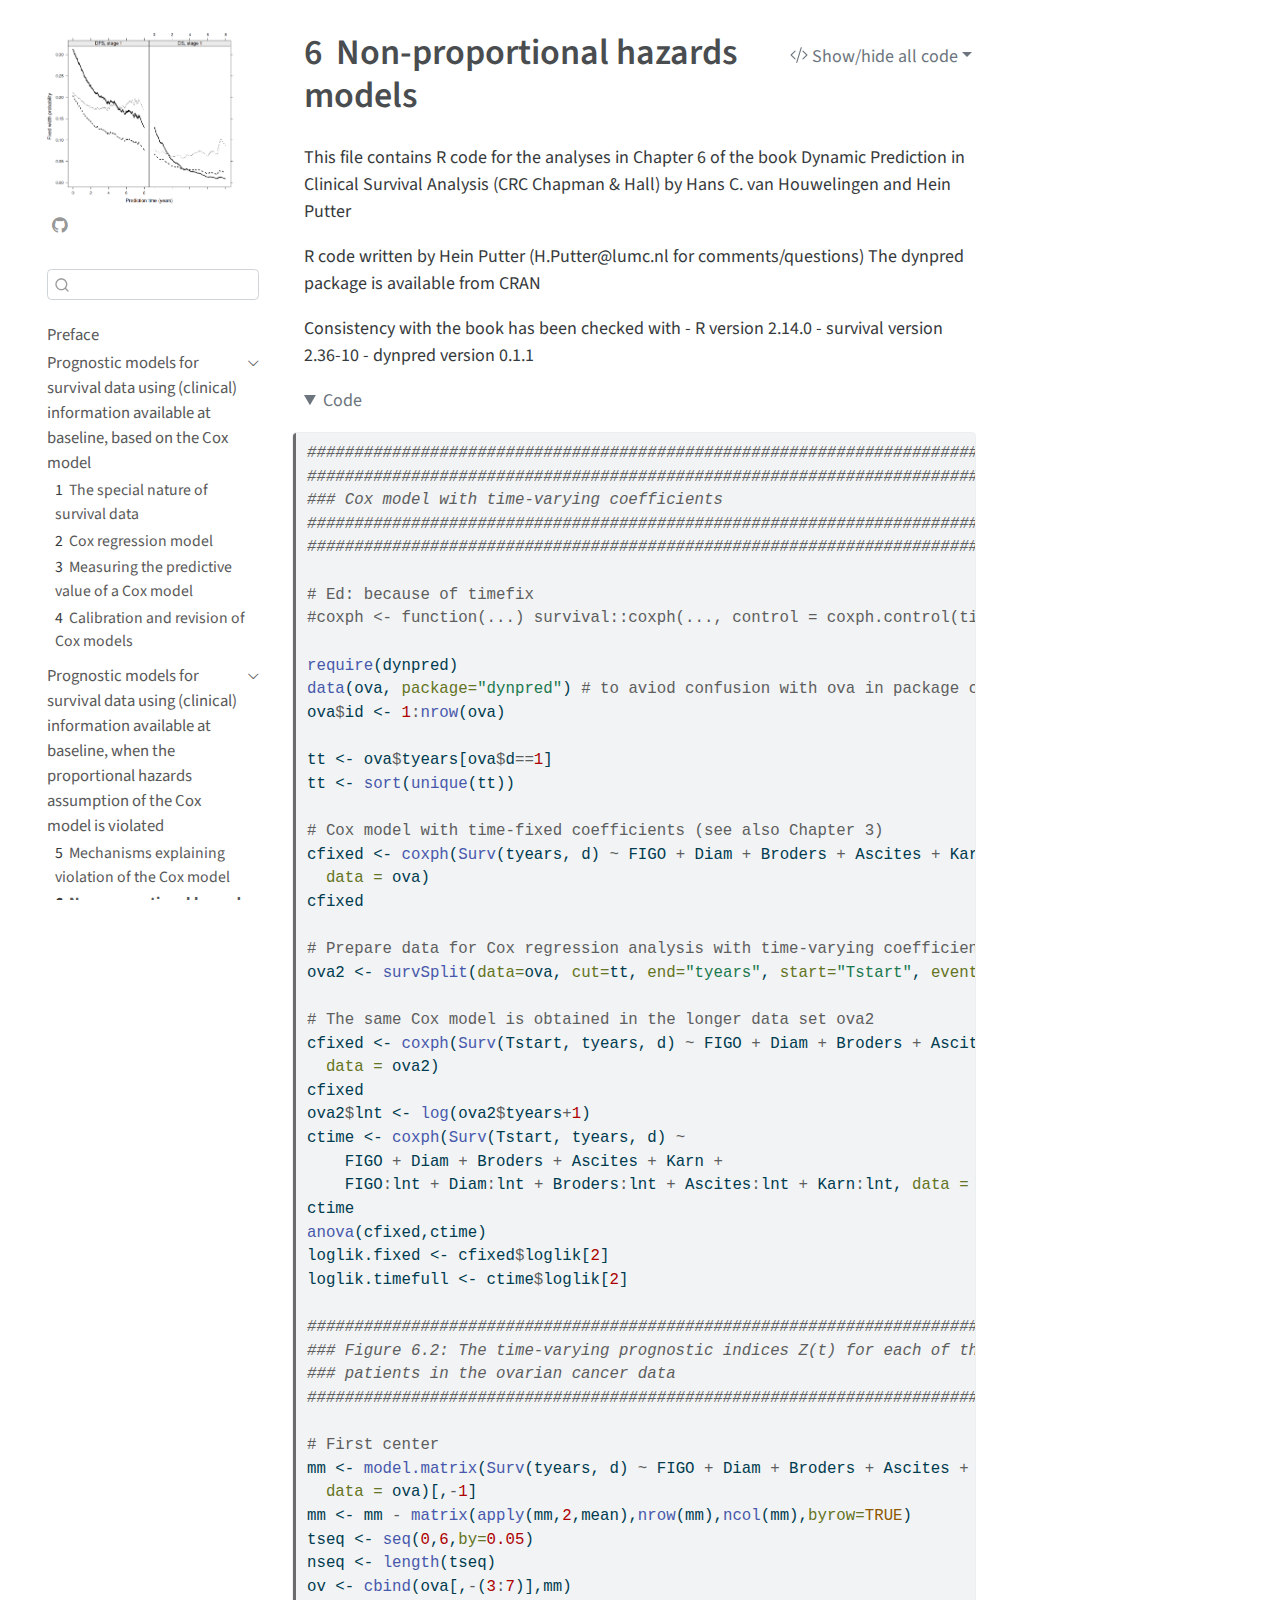
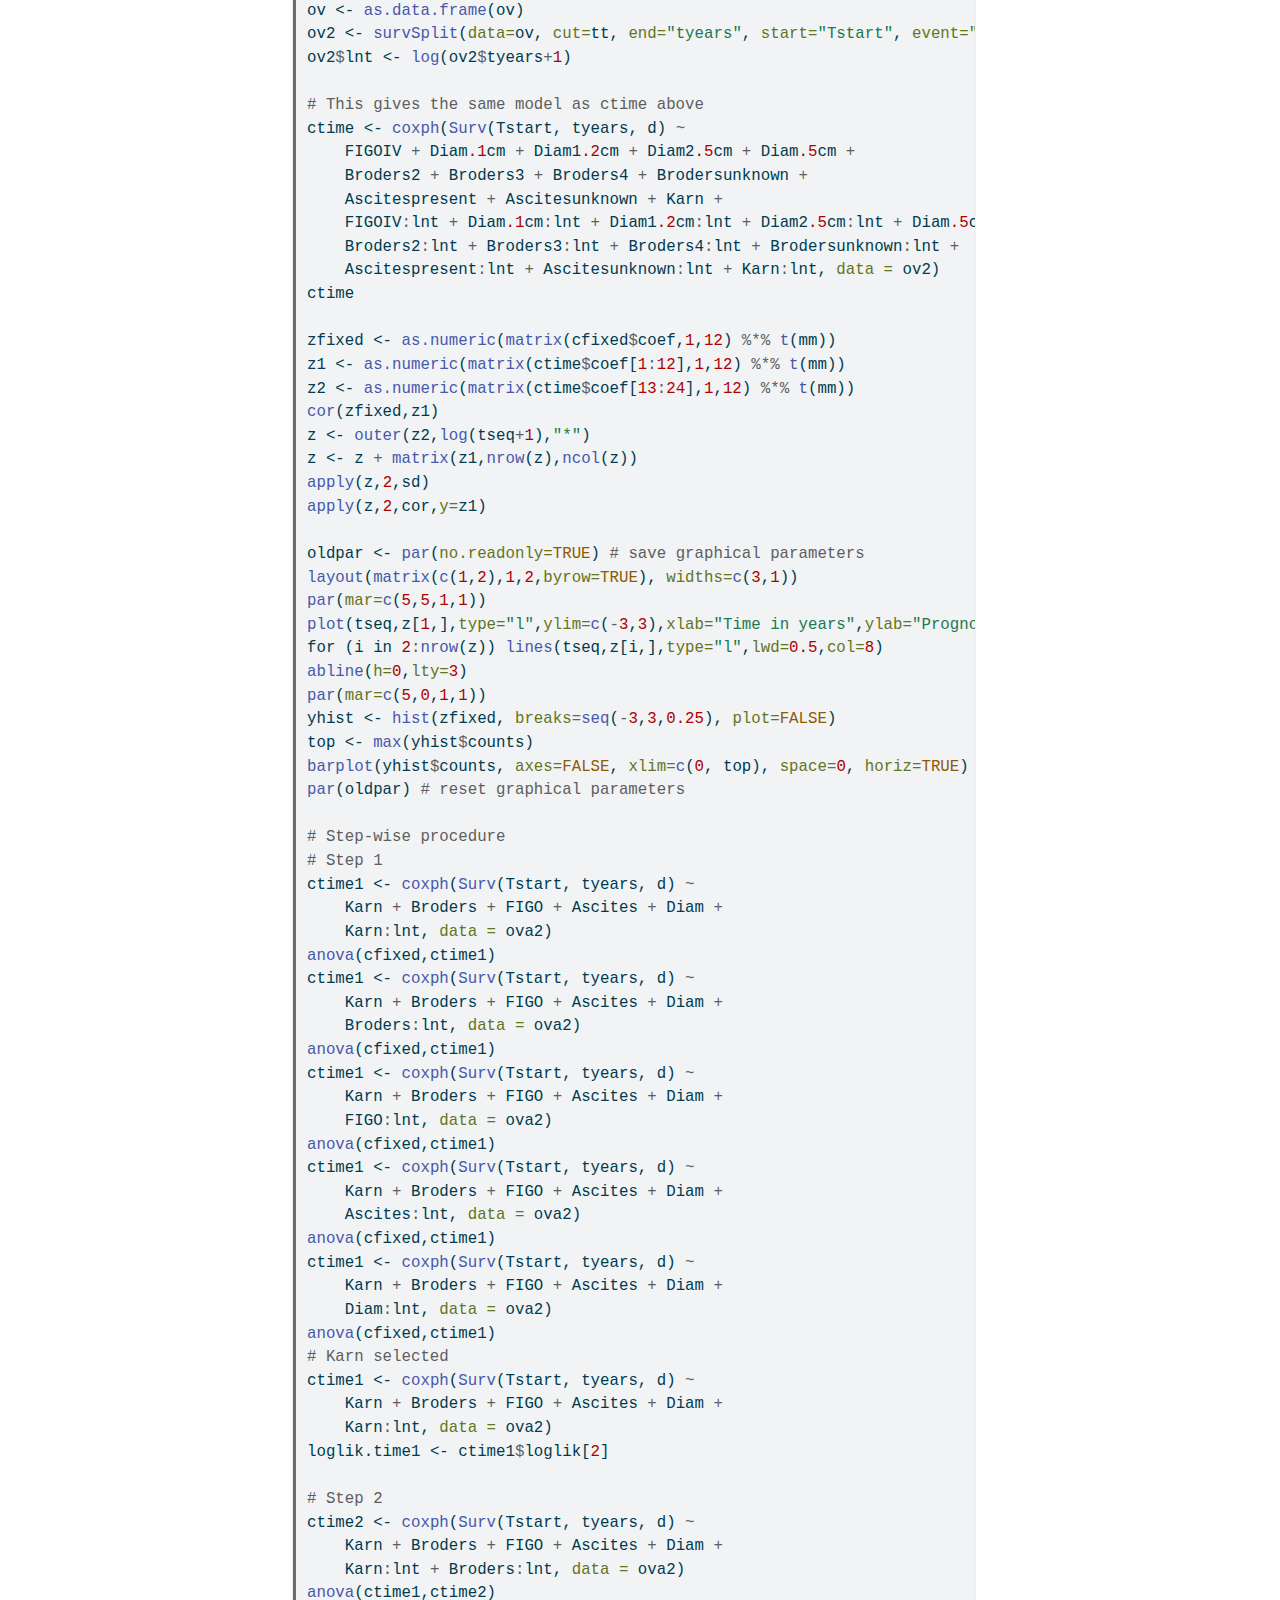
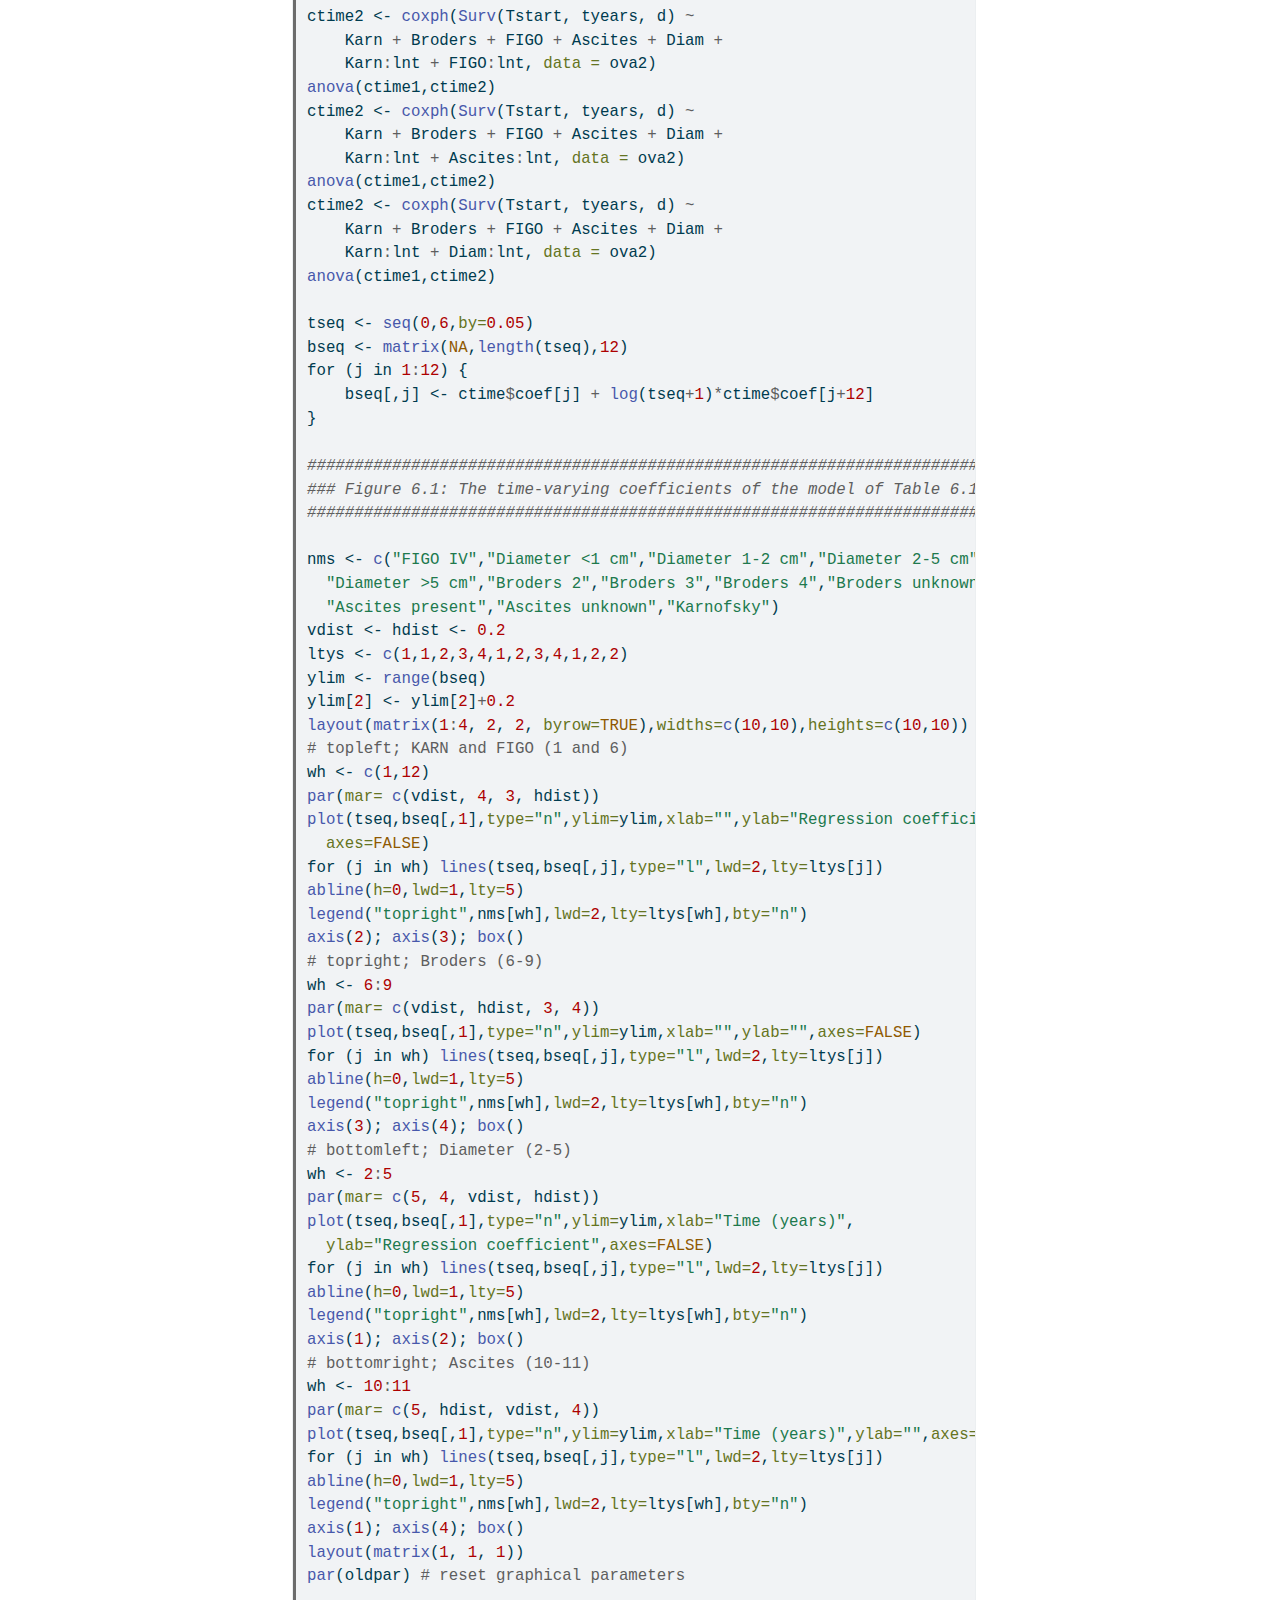
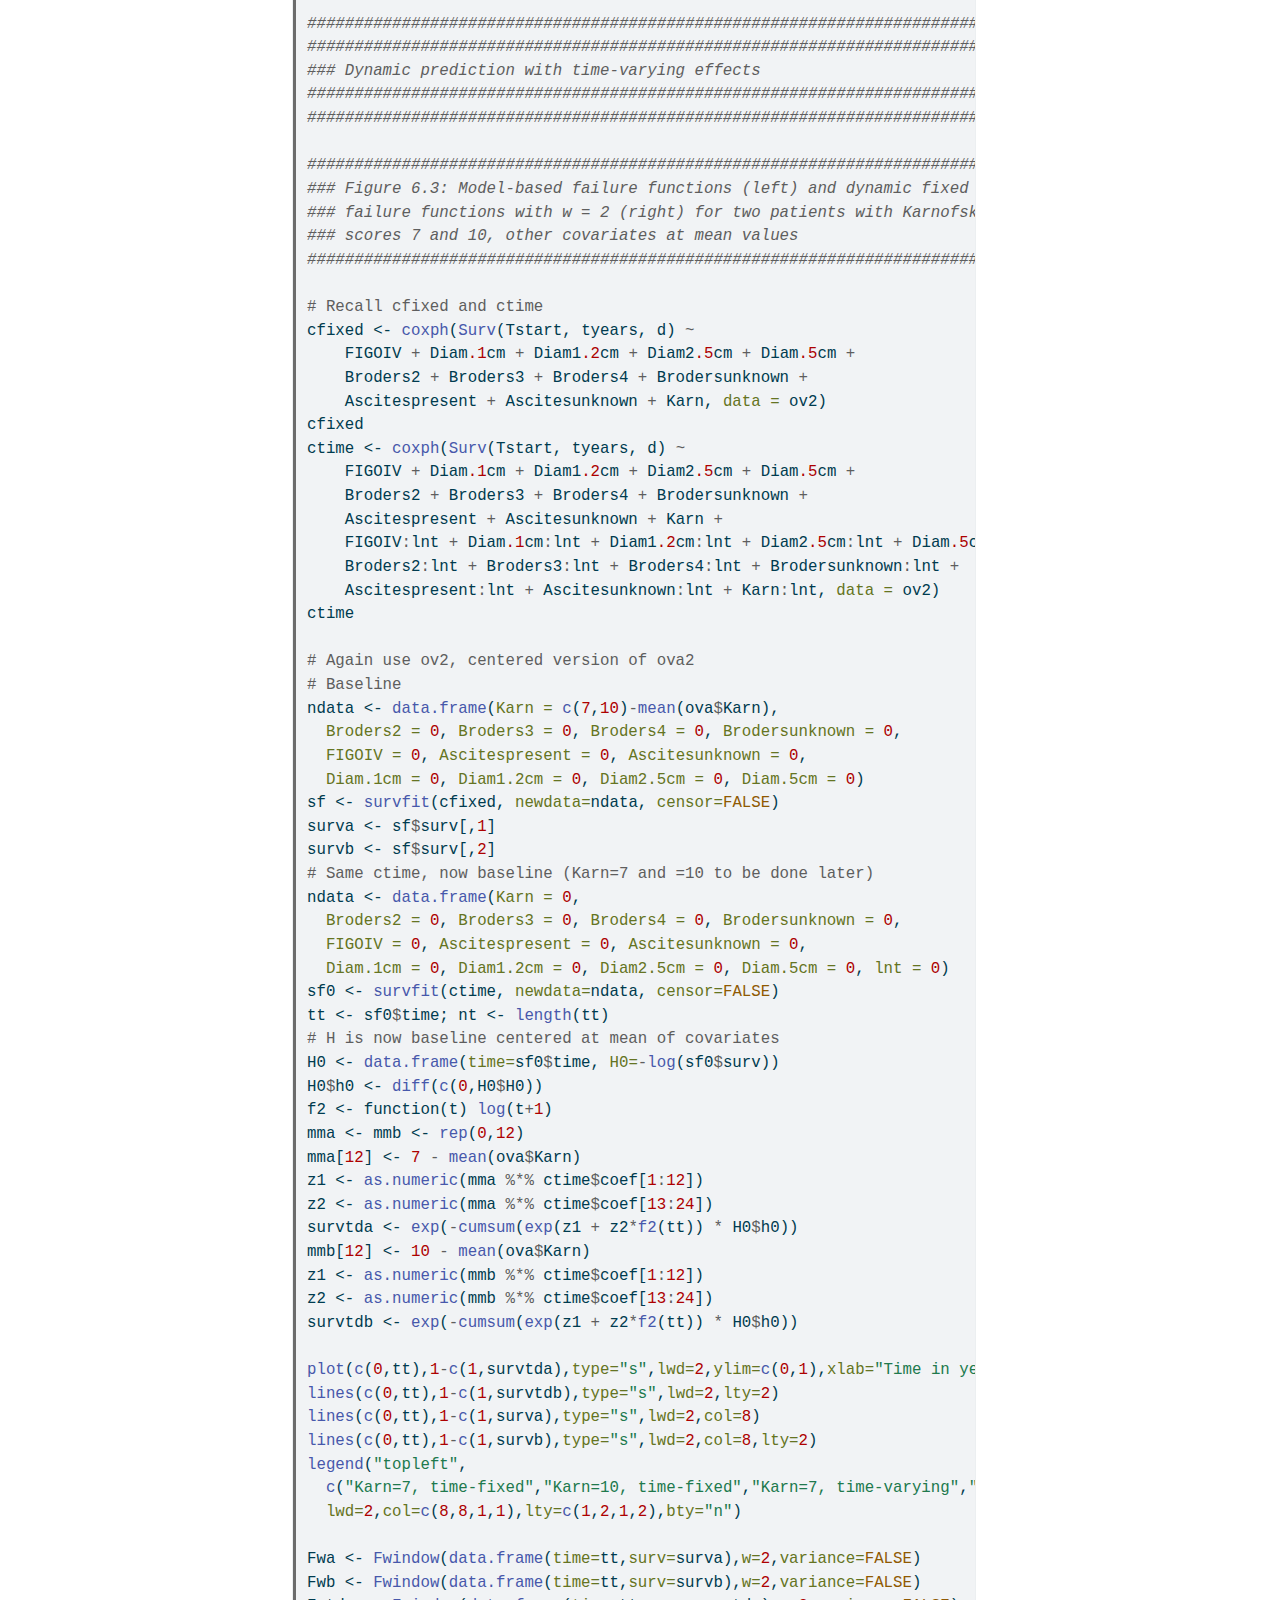
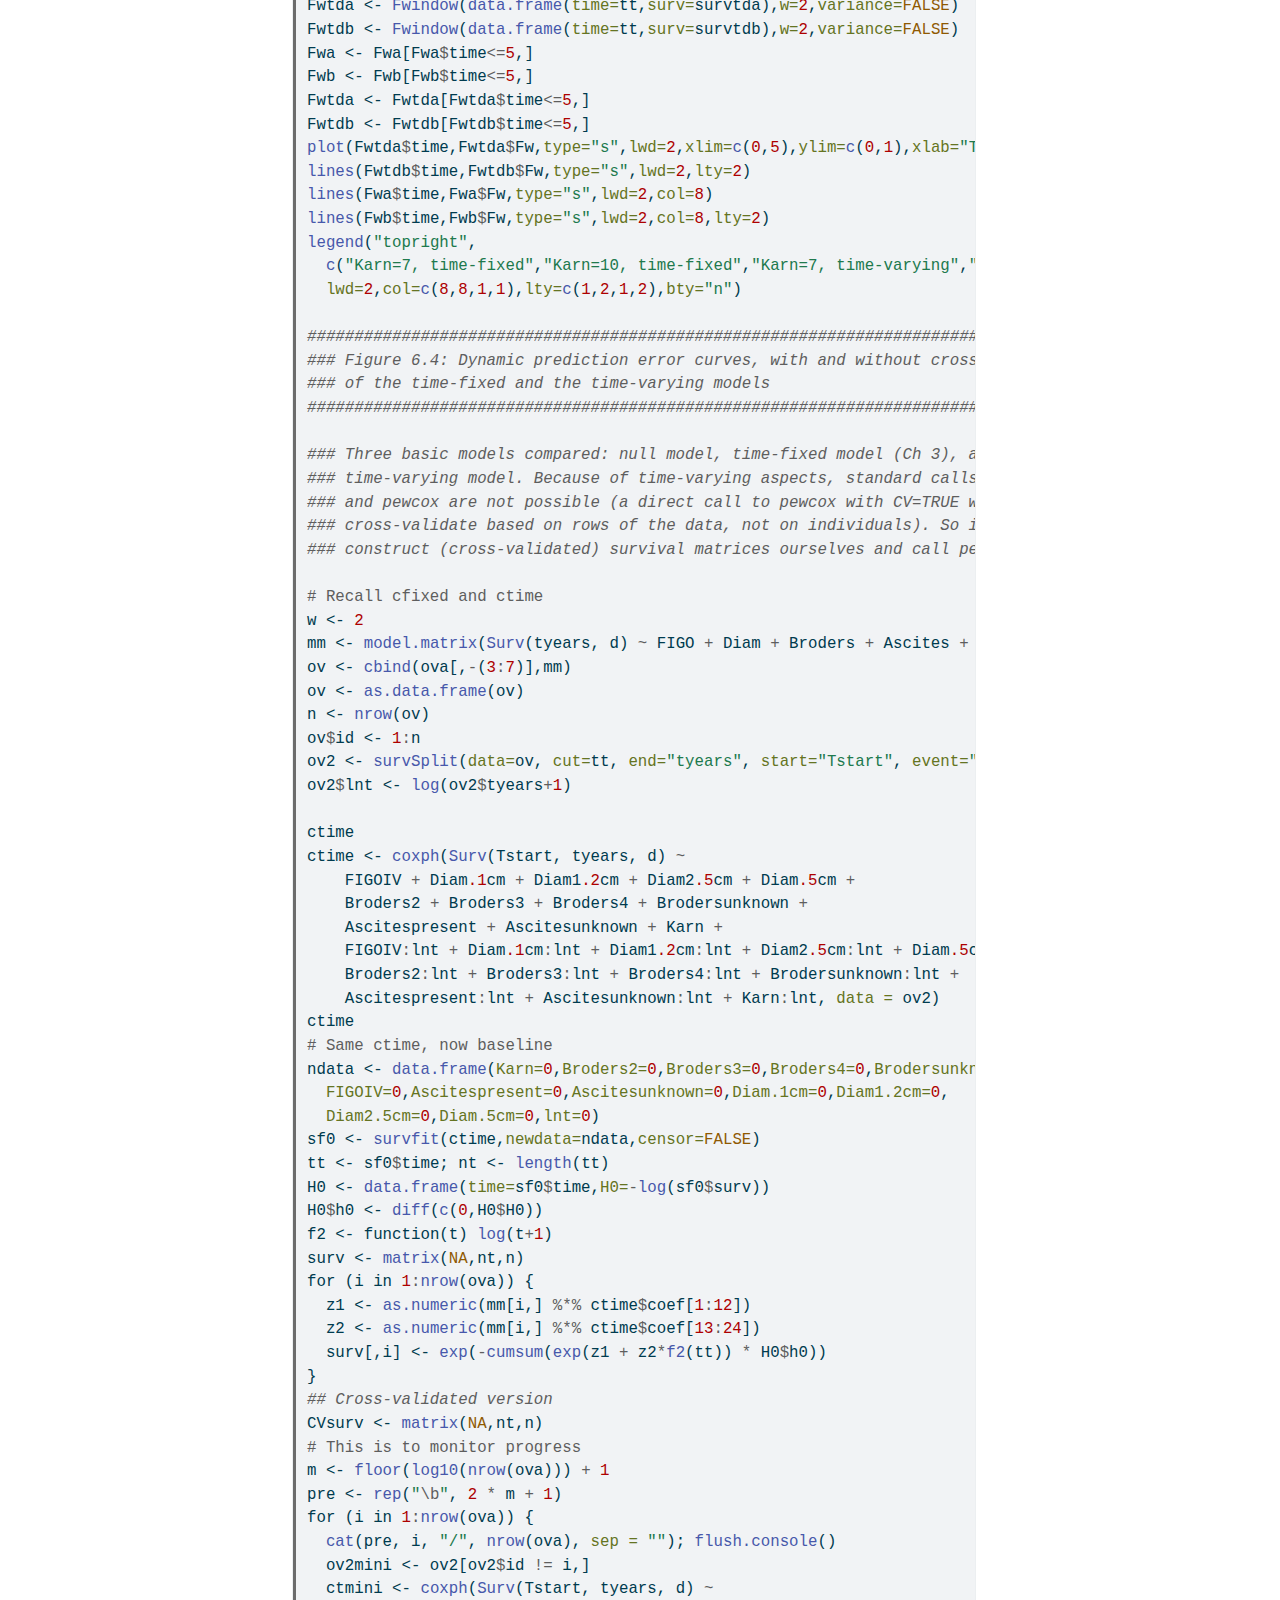
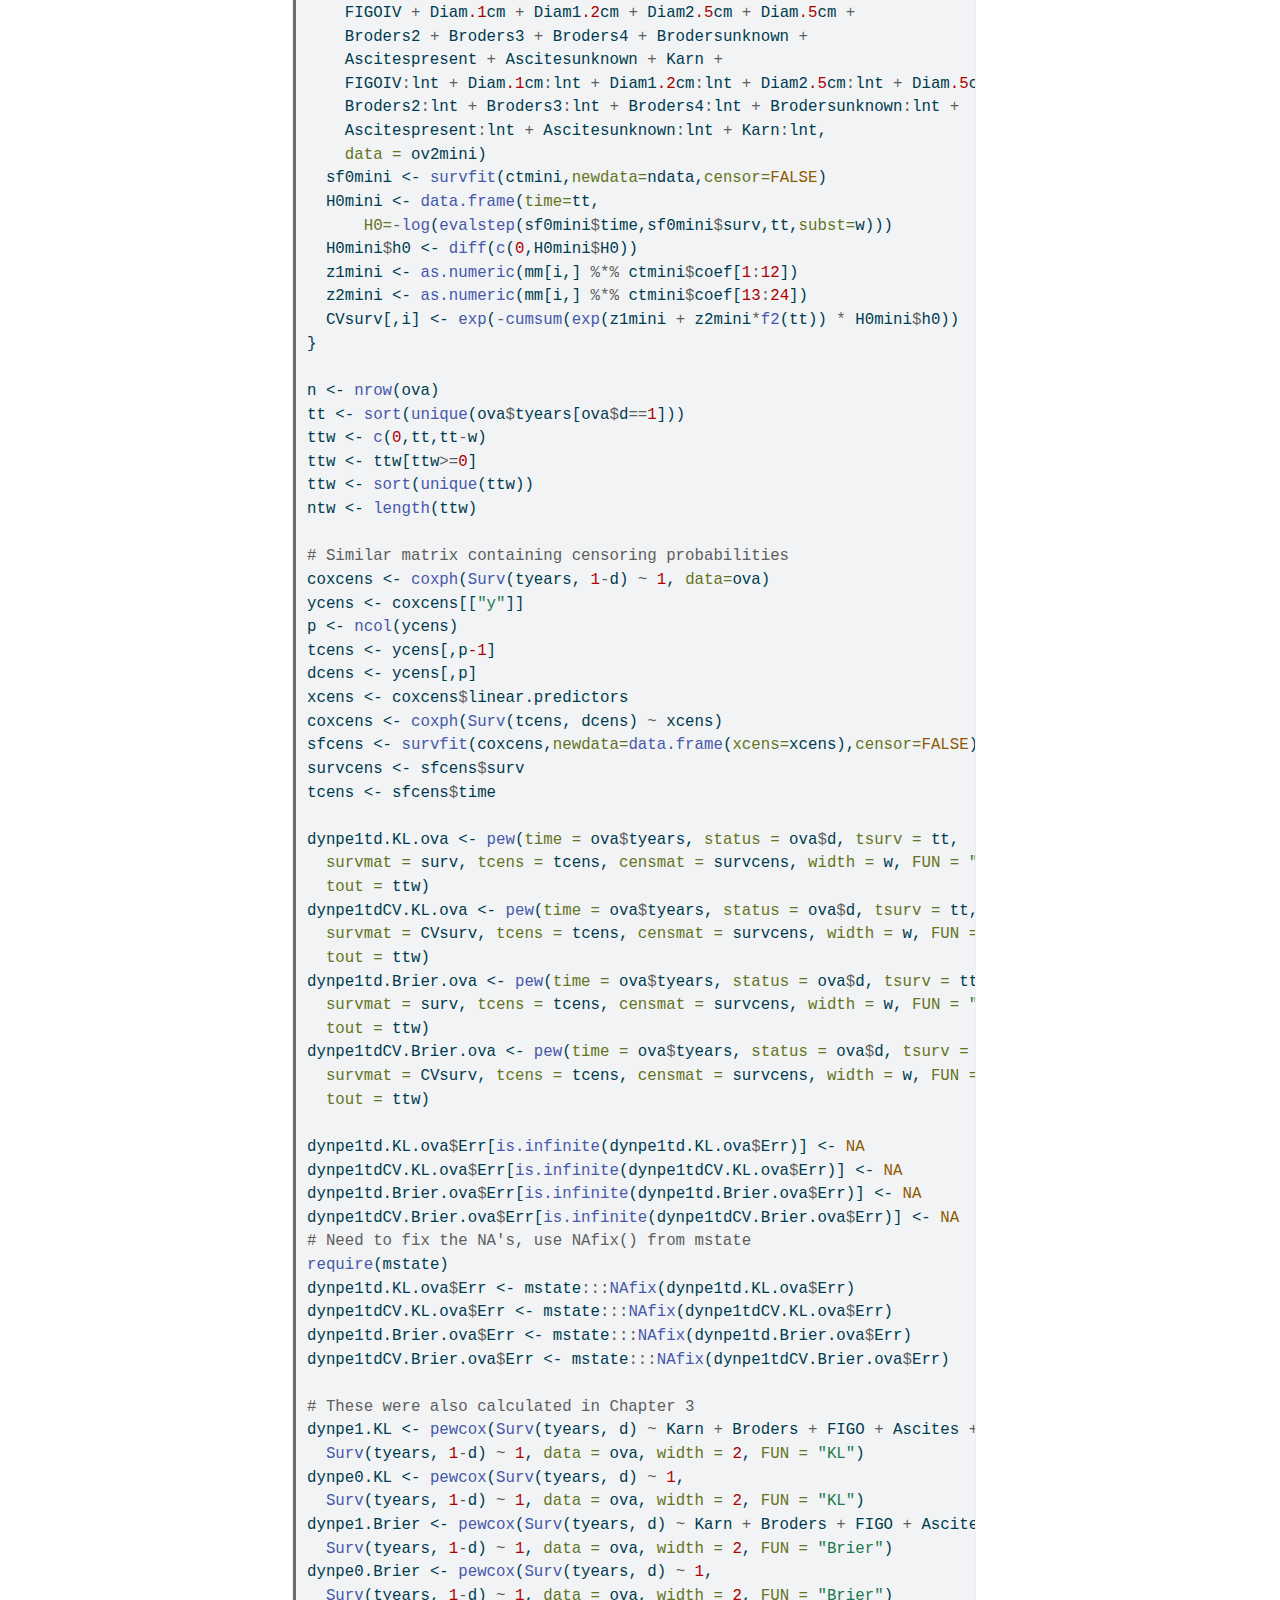
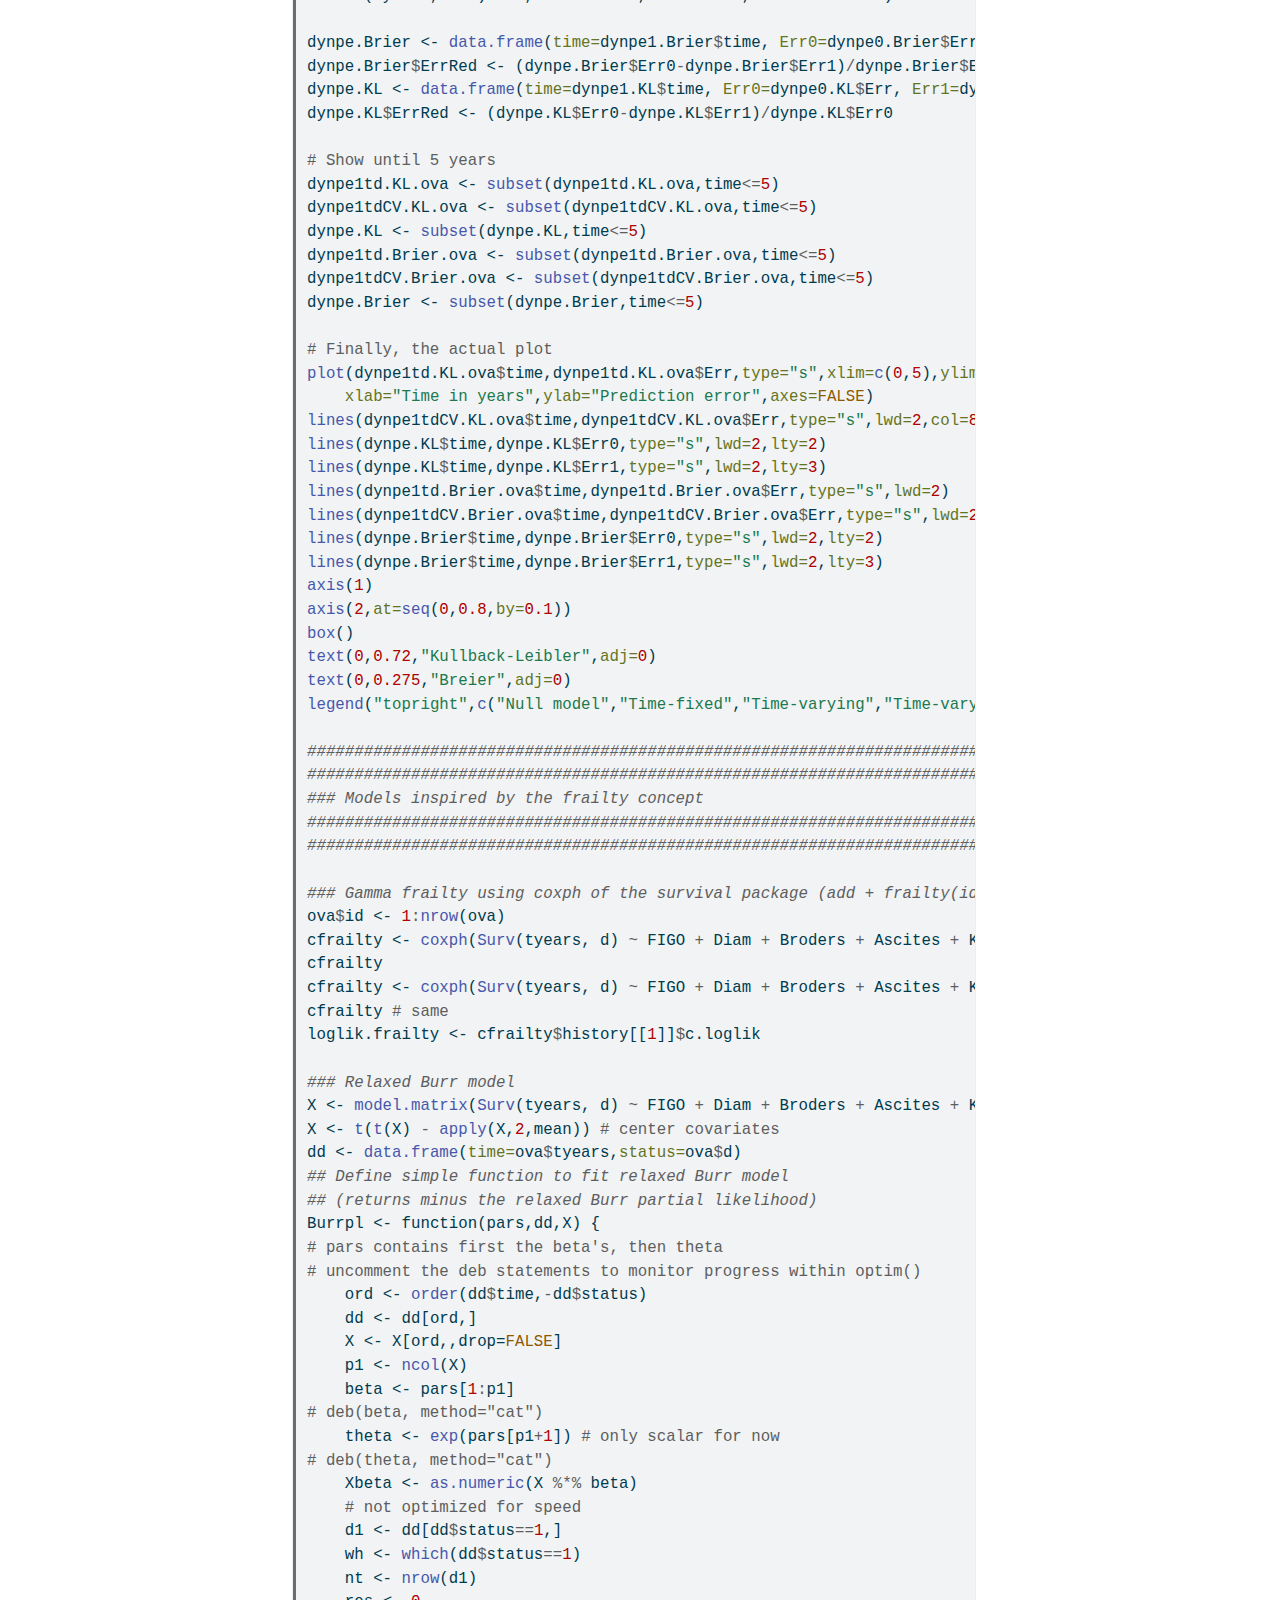
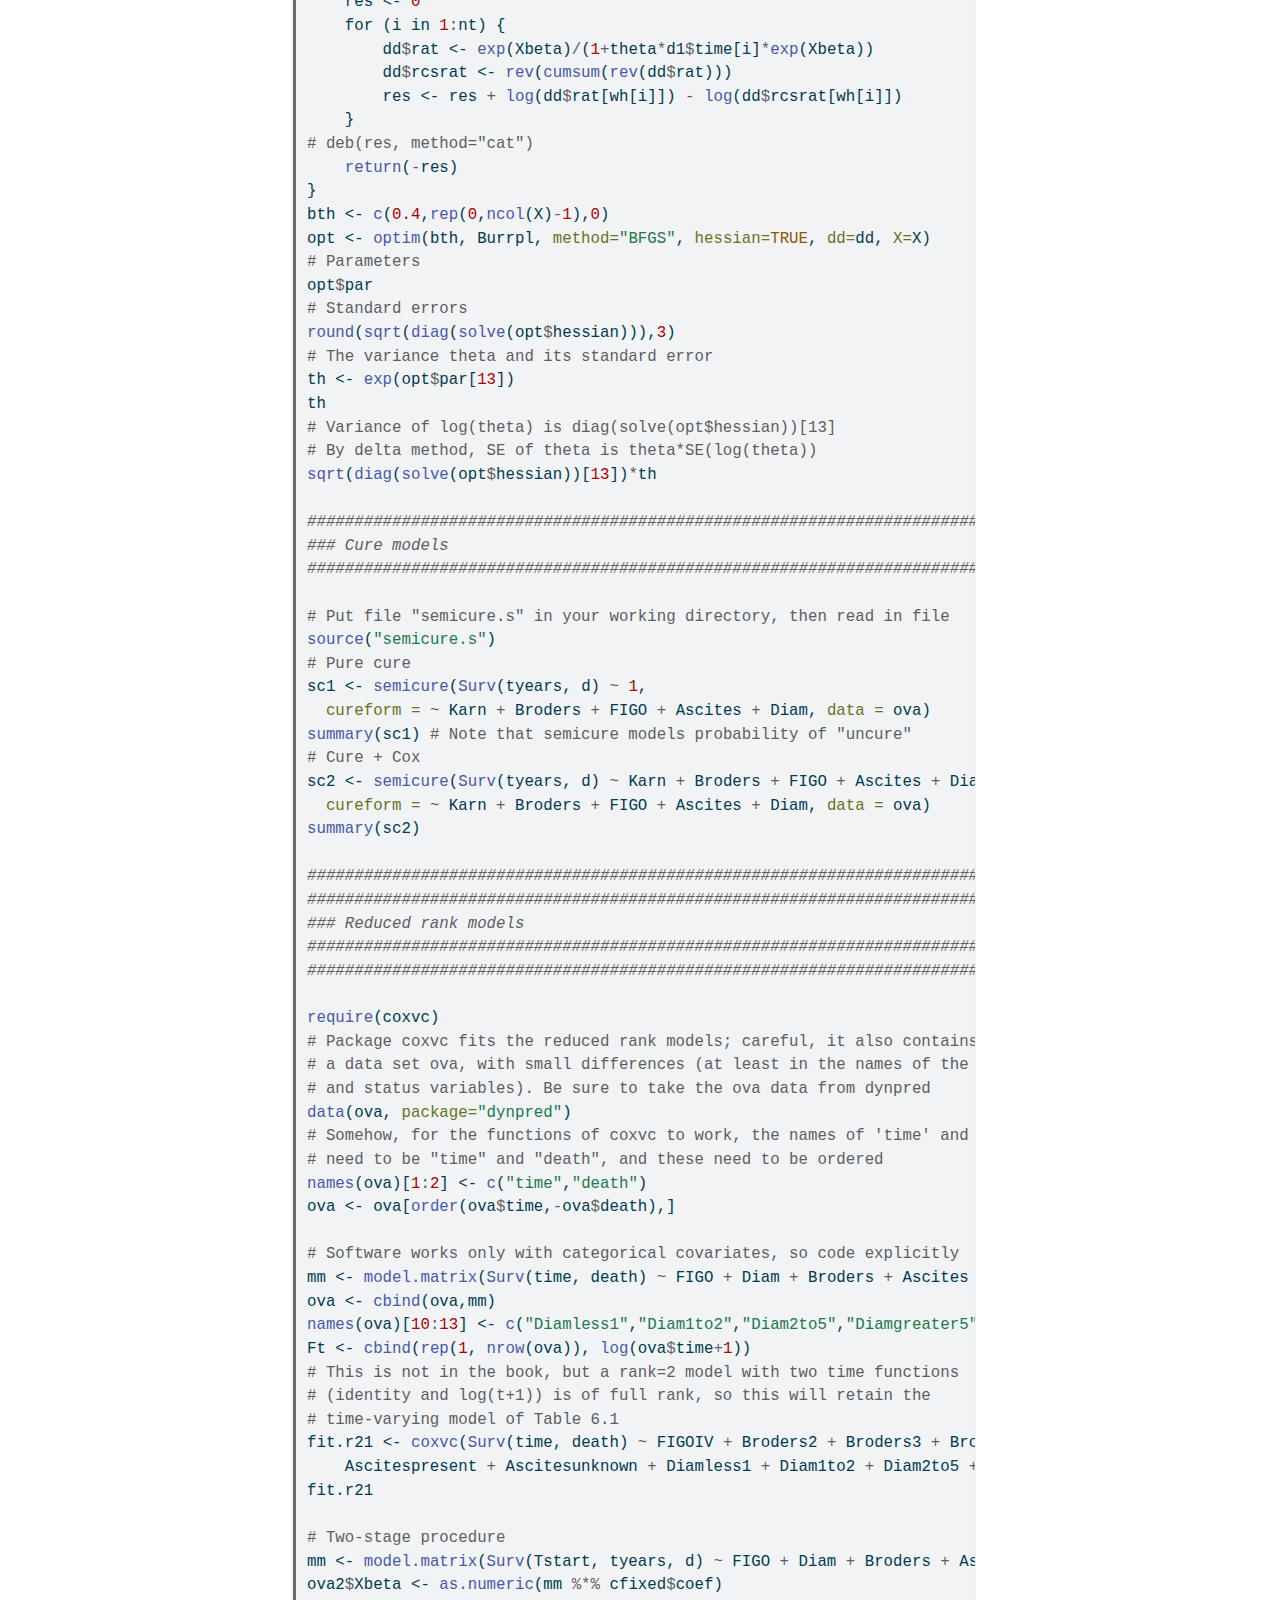
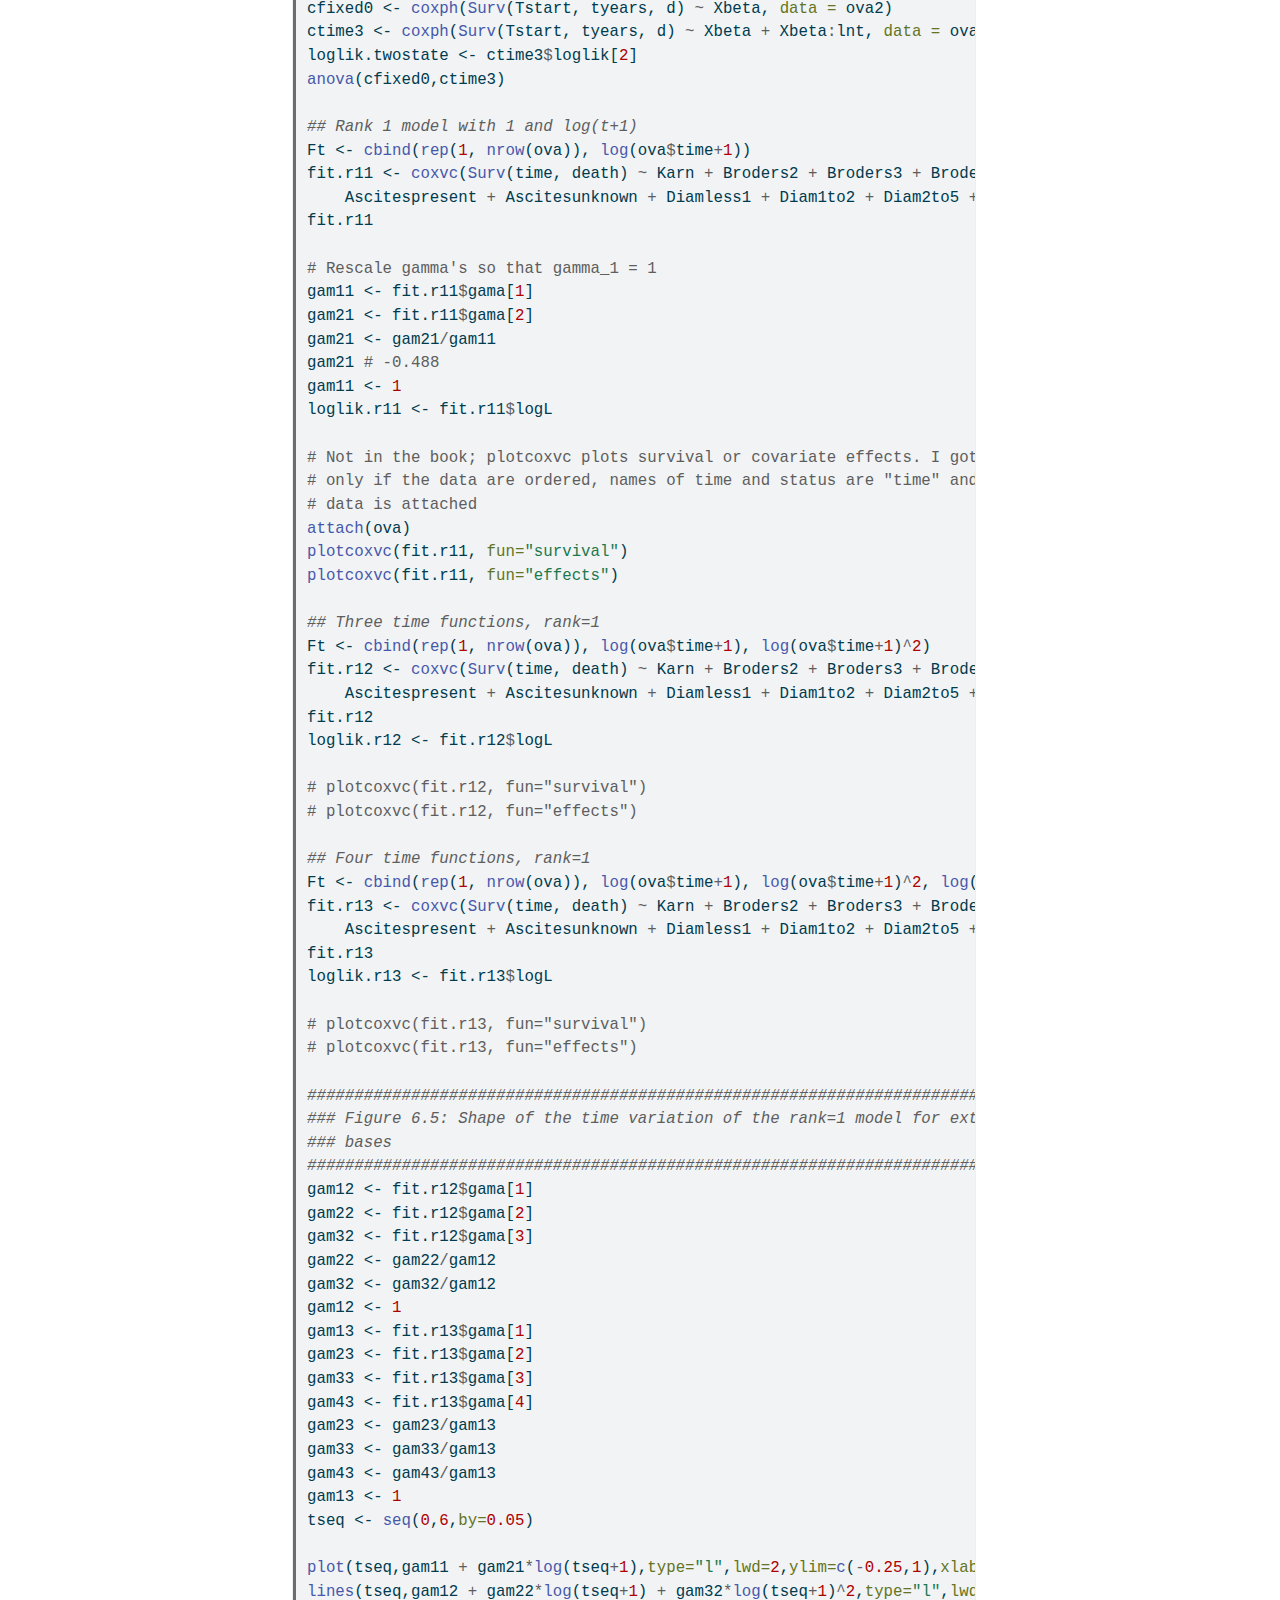
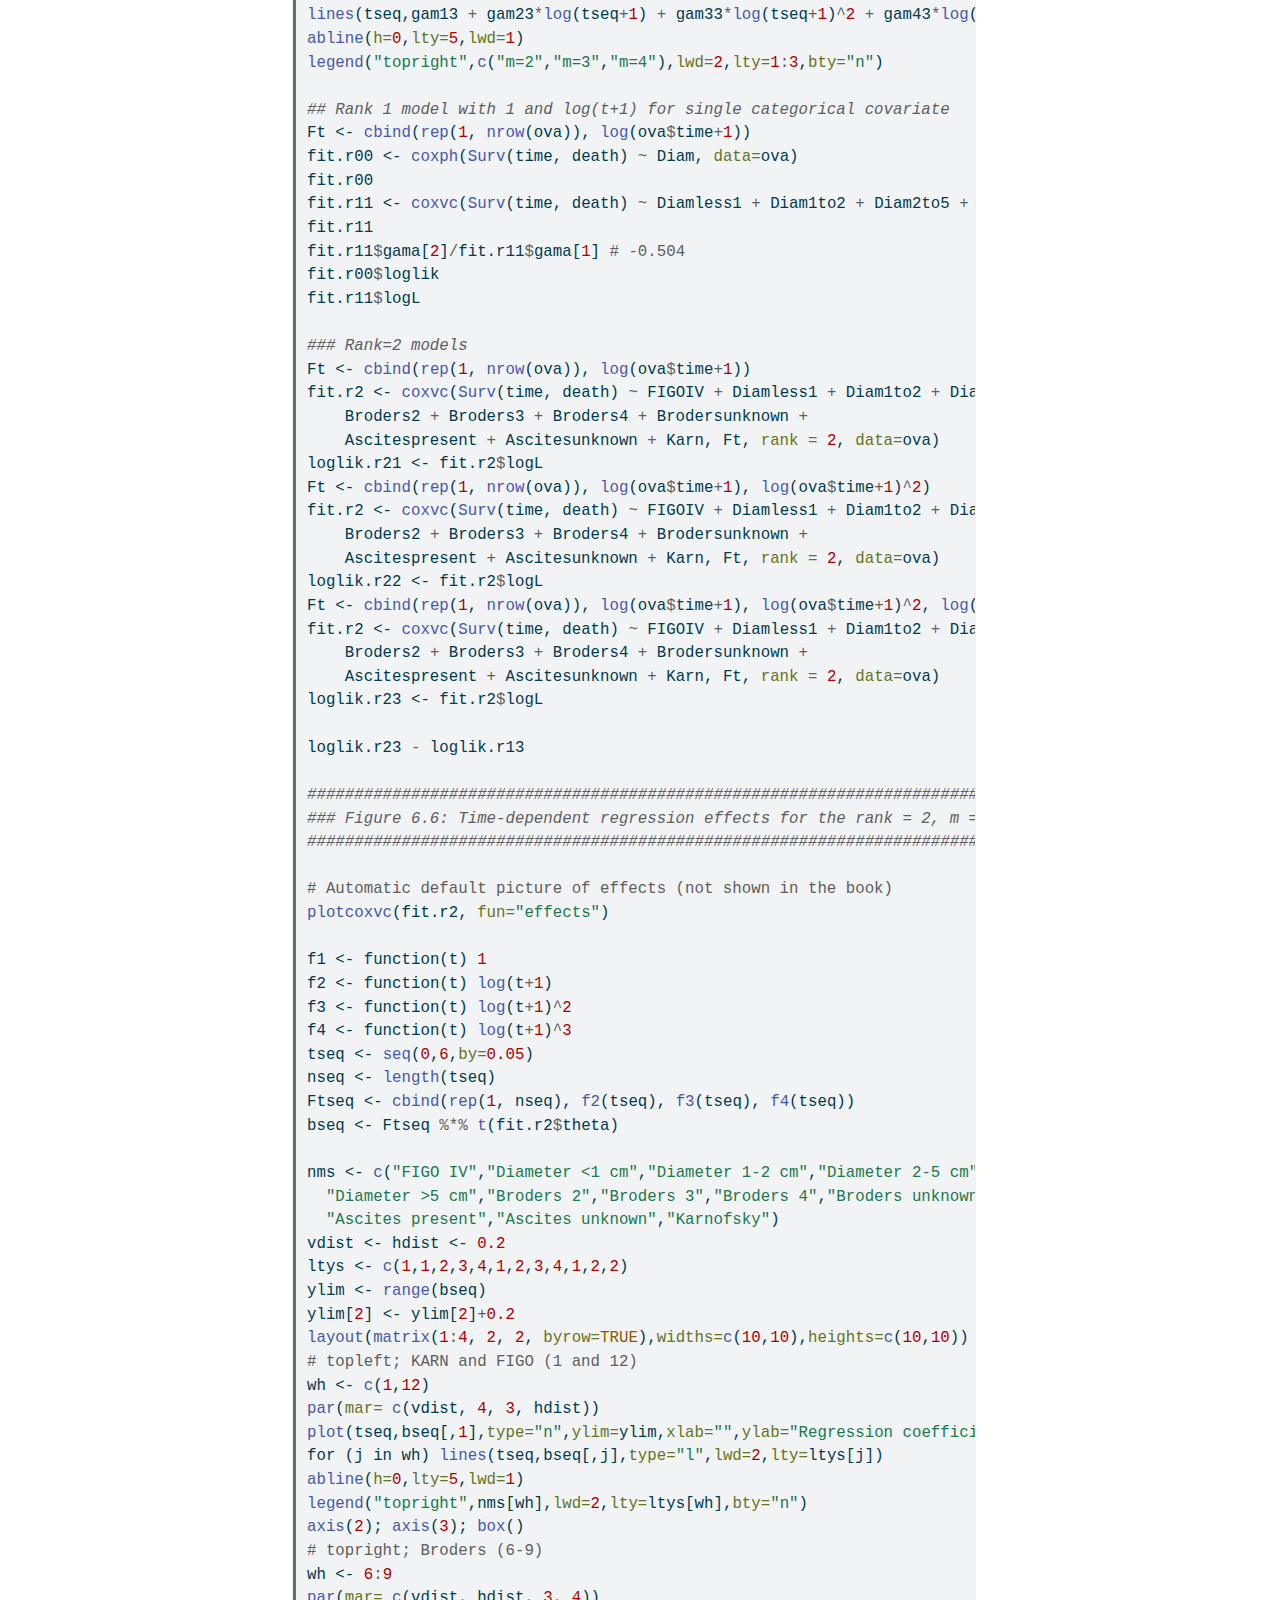
<file: docs/chapters/chapter_06.html>
<!DOCTYPE html>
<html xmlns="http://www.w3.org/1999/xhtml" lang="en" xml:lang="en"><head>

<meta charset="utf-8">
<meta name="generator" content="quarto-1.3.450">

<meta name="viewport" content="width=device-width, initial-scale=1.0, user-scalable=yes">


<title>Dynamic Prediction in Clinical Survival Analysis - 6&nbsp; Non-proportional hazards models</title>
<style>
code{white-space: pre-wrap;}
span.smallcaps{font-variant: small-caps;}
div.columns{display: flex; gap: min(4vw, 1.5em);}
div.column{flex: auto; overflow-x: auto;}
div.hanging-indent{margin-left: 1.5em; text-indent: -1.5em;}
ul.task-list{list-style: none;}
ul.task-list li input[type="checkbox"] {
  width: 0.8em;
  margin: 0 0.8em 0.2em -1em; /* quarto-specific, see https://github.com/quarto-dev/quarto-cli/issues/4556 */ 
  vertical-align: middle;
}
/* CSS for syntax highlighting */
pre > code.sourceCode { white-space: pre; position: relative; }
pre > code.sourceCode > span { display: inline-block; line-height: 1.25; }
pre > code.sourceCode > span:empty { height: 1.2em; }
.sourceCode { overflow: visible; }
code.sourceCode > span { color: inherit; text-decoration: inherit; }
div.sourceCode { margin: 1em 0; }
pre.sourceCode { margin: 0; }
@media screen {
div.sourceCode { overflow: auto; }
}
@media print {
pre > code.sourceCode { white-space: pre-wrap; }
pre > code.sourceCode > span { text-indent: -5em; padding-left: 5em; }
}
pre.numberSource code
  { counter-reset: source-line 0; }
pre.numberSource code > span
  { position: relative; left: -4em; counter-increment: source-line; }
pre.numberSource code > span > a:first-child::before
  { content: counter(source-line);
    position: relative; left: -1em; text-align: right; vertical-align: baseline;
    border: none; display: inline-block;
    -webkit-touch-callout: none; -webkit-user-select: none;
    -khtml-user-select: none; -moz-user-select: none;
    -ms-user-select: none; user-select: none;
    padding: 0 4px; width: 4em;
  }
pre.numberSource { margin-left: 3em;  padding-left: 4px; }
div.sourceCode
  {   }
@media screen {
pre > code.sourceCode > span > a:first-child::before { text-decoration: underline; }
}
</style>


<script src="../site_libs/quarto-nav/quarto-nav.js"></script>
<script src="../site_libs/quarto-nav/headroom.min.js"></script>
<script src="../site_libs/clipboard/clipboard.min.js"></script>
<script src="../site_libs/quarto-search/autocomplete.umd.js"></script>
<script src="../site_libs/quarto-search/fuse.min.js"></script>
<script src="../site_libs/quarto-search/quarto-search.js"></script>
<meta name="quarto:offset" content="../">
<link href="../chapters/chapter_07.html" rel="next">
<link href="../chapters/chapter_05.html" rel="prev">
<link href="../front-curves.png" rel="icon" type="image/png">
<script src="../site_libs/quarto-html/quarto.js"></script>
<script src="../site_libs/quarto-html/popper.min.js"></script>
<script src="../site_libs/quarto-html/tippy.umd.min.js"></script>
<script src="../site_libs/quarto-html/anchor.min.js"></script>
<link href="../site_libs/quarto-html/tippy.css" rel="stylesheet">
<link href="../site_libs/quarto-html/quarto-syntax-highlighting.css" rel="stylesheet" id="quarto-text-highlighting-styles">
<script src="../site_libs/bootstrap/bootstrap.min.js"></script>
<link href="../site_libs/bootstrap/bootstrap-icons.css" rel="stylesheet">
<link href="../site_libs/bootstrap/bootstrap.min.css" rel="stylesheet" id="quarto-bootstrap" data-mode="light">
<script id="quarto-search-options" type="application/json">{
  "location": "sidebar",
  "copy-button": false,
  "collapse-after": 3,
  "panel-placement": "start",
  "type": "textbox",
  "limit": 20,
  "language": {
    "search-no-results-text": "No results",
    "search-matching-documents-text": "matching documents",
    "search-copy-link-title": "Copy link to search",
    "search-hide-matches-text": "Hide additional matches",
    "search-more-match-text": "more match in this document",
    "search-more-matches-text": "more matches in this document",
    "search-clear-button-title": "Clear",
    "search-detached-cancel-button-title": "Cancel",
    "search-submit-button-title": "Submit",
    "search-label": "Search"
  }
}</script>


</head>

<body class="nav-sidebar floating">

<div id="quarto-search-results"></div>
  <header id="quarto-header" class="headroom fixed-top">
  <nav class="quarto-secondary-nav">
    <div class="container-fluid d-flex">
      <button type="button" class="quarto-btn-toggle btn" data-bs-toggle="collapse" data-bs-target="#quarto-sidebar,#quarto-sidebar-glass" aria-controls="quarto-sidebar" aria-expanded="false" aria-label="Toggle sidebar navigation" onclick="if (window.quartoToggleHeadroom) { window.quartoToggleHeadroom(); }">
        <i class="bi bi-layout-text-sidebar-reverse"></i>
      </button>
      <nav class="quarto-page-breadcrumbs" aria-label="breadcrumb"><ol class="breadcrumb"><li class="breadcrumb-item"><a href="../chapters/chapter_05.html">Prognostic models for survival data using (clinical) information available at baseline, when the proportional hazards assumption of the Cox model is violated</a></li><li class="breadcrumb-item"><a href="../chapters/chapter_06.html"><span class="chapter-number">6</span>&nbsp; <span class="chapter-title">Non-proportional hazards models</span></a></li></ol></nav>
      <a class="flex-grow-1" role="button" data-bs-toggle="collapse" data-bs-target="#quarto-sidebar,#quarto-sidebar-glass" aria-controls="quarto-sidebar" aria-expanded="false" aria-label="Toggle sidebar navigation" onclick="if (window.quartoToggleHeadroom) { window.quartoToggleHeadroom(); }">      
      </a>
      <button type="button" class="btn quarto-search-button" aria-label="" onclick="window.quartoOpenSearch();">
        <i class="bi bi-search"></i>
      </button>
    </div>
  </nav>
</header>
<!-- content -->
<div id="quarto-content" class="quarto-container page-columns page-rows-contents page-layout-article">
<!-- sidebar -->
  <nav id="quarto-sidebar" class="sidebar collapse collapse-horizontal sidebar-navigation floating overflow-auto">
    <div class="pt-lg-2 mt-2 text-left sidebar-header sidebar-header-stacked">
      <a href="../index.html" class="sidebar-logo-link">
      <img src="../front-curves.png" alt="" class="sidebar-logo py-0 d-lg-inline d-none">
      </a>
    <div class="sidebar-title mb-0 py-0">
      <a href="../"></a> 
        <div class="sidebar-tools-main">
    <a href="https://github.com/survival-lumc/DynamicPrediction-book" rel="" title="Source Code" class="quarto-navigation-tool px-1" aria-label="Source Code"><i class="bi bi-github"></i></a>
</div>
    </div>
      </div>
        <div class="mt-2 flex-shrink-0 align-items-center">
        <div class="sidebar-search">
        <div id="quarto-search" class="" title="Search"></div>
        </div>
        </div>
    <div class="sidebar-menu-container"> 
    <ul class="list-unstyled mt-1">
        <li class="sidebar-item">
  <div class="sidebar-item-container"> 
  <a href="../index.html" class="sidebar-item-text sidebar-link">
 <span class="menu-text">Preface</span></a>
  </div>
</li>
        <li class="sidebar-item sidebar-item-section">
      <div class="sidebar-item-container"> 
            <a class="sidebar-item-text sidebar-link text-start" data-bs-toggle="collapse" data-bs-target="#quarto-sidebar-section-1" aria-expanded="true">
 <span class="menu-text">Prognostic models for survival data using (clinical) information available at baseline, based on the Cox model</span></a>
          <a class="sidebar-item-toggle text-start" data-bs-toggle="collapse" data-bs-target="#quarto-sidebar-section-1" aria-expanded="true" aria-label="Toggle section">
            <i class="bi bi-chevron-right ms-2"></i>
          </a> 
      </div>
      <ul id="quarto-sidebar-section-1" class="collapse list-unstyled sidebar-section depth1 show">  
          <li class="sidebar-item">
  <div class="sidebar-item-container"> 
  <a href="../chapters/chapter_01.html" class="sidebar-item-text sidebar-link">
 <span class="menu-text"><span class="chapter-number">1</span>&nbsp; <span class="chapter-title">The special nature of survival data</span></span></a>
  </div>
</li>
          <li class="sidebar-item">
  <div class="sidebar-item-container"> 
  <a href="../chapters/chapter_02.html" class="sidebar-item-text sidebar-link">
 <span class="menu-text"><span class="chapter-number">2</span>&nbsp; <span class="chapter-title">Cox regression model</span></span></a>
  </div>
</li>
          <li class="sidebar-item">
  <div class="sidebar-item-container"> 
  <a href="../chapters/chapter_03.html" class="sidebar-item-text sidebar-link">
 <span class="menu-text"><span class="chapter-number">3</span>&nbsp; <span class="chapter-title">Measuring the predictive value of a Cox model</span></span></a>
  </div>
</li>
          <li class="sidebar-item">
  <div class="sidebar-item-container"> 
  <a href="../chapters/chapter_04.html" class="sidebar-item-text sidebar-link">
 <span class="menu-text"><span class="chapter-number">4</span>&nbsp; <span class="chapter-title">Calibration and revision of Cox models</span></span></a>
  </div>
</li>
      </ul>
  </li>
        <li class="sidebar-item sidebar-item-section">
      <div class="sidebar-item-container"> 
            <a class="sidebar-item-text sidebar-link text-start" data-bs-toggle="collapse" data-bs-target="#quarto-sidebar-section-2" aria-expanded="true">
 <span class="menu-text">Prognostic models for survival data using (clinical) information available at baseline, when the proportional hazards assumption of the Cox model is violated</span></a>
          <a class="sidebar-item-toggle text-start" data-bs-toggle="collapse" data-bs-target="#quarto-sidebar-section-2" aria-expanded="true" aria-label="Toggle section">
            <i class="bi bi-chevron-right ms-2"></i>
          </a> 
      </div>
      <ul id="quarto-sidebar-section-2" class="collapse list-unstyled sidebar-section depth1 show">  
          <li class="sidebar-item">
  <div class="sidebar-item-container"> 
  <a href="../chapters/chapter_05.html" class="sidebar-item-text sidebar-link">
 <span class="menu-text"><span class="chapter-number">5</span>&nbsp; <span class="chapter-title">Mechanisms explaining violation of the Cox model</span></span></a>
  </div>
</li>
          <li class="sidebar-item">
  <div class="sidebar-item-container"> 
  <a href="../chapters/chapter_06.html" class="sidebar-item-text sidebar-link active">
 <span class="menu-text"><span class="chapter-number">6</span>&nbsp; <span class="chapter-title">Non-proportional hazards models</span></span></a>
  </div>
</li>
          <li class="sidebar-item">
  <div class="sidebar-item-container"> 
  <a href="../chapters/chapter_07.html" class="sidebar-item-text sidebar-link">
 <span class="menu-text"><span class="chapter-number">7</span>&nbsp; <span class="chapter-title">Dealing with non-proportional hazards</span></span></a>
  </div>
</li>
      </ul>
  </li>
        <li class="sidebar-item sidebar-item-section">
      <div class="sidebar-item-container"> 
            <a class="sidebar-item-text sidebar-link text-start" data-bs-toggle="collapse" data-bs-target="#quarto-sidebar-section-3" aria-expanded="true">
 <span class="menu-text">Dynamic prognostic models for survival data using time-dependent information</span></a>
          <a class="sidebar-item-toggle text-start" data-bs-toggle="collapse" data-bs-target="#quarto-sidebar-section-3" aria-expanded="true" aria-label="Toggle section">
            <i class="bi bi-chevron-right ms-2"></i>
          </a> 
      </div>
      <ul id="quarto-sidebar-section-3" class="collapse list-unstyled sidebar-section depth1 show">  
          <li class="sidebar-item">
  <div class="sidebar-item-container"> 
  <a href="../chapters/chapter_08.html" class="sidebar-item-text sidebar-link">
 <span class="menu-text"><span class="chapter-number">8</span>&nbsp; <span class="chapter-title">Dynamic predictions using biomarkers</span></span></a>
  </div>
</li>
          <li class="sidebar-item">
  <div class="sidebar-item-container"> 
  <a href="../chapters/chapter_09.html" class="sidebar-item-text sidebar-link">
 <span class="menu-text"><span class="chapter-number">9</span>&nbsp; <span class="chapter-title">Dynamic prediction in multi-state models</span></span></a>
  </div>
</li>
          <li class="sidebar-item">
  <div class="sidebar-item-container"> 
  <a href="../chapters/chapter_10.html" class="sidebar-item-text sidebar-link">
 <span class="menu-text"><span class="chapter-number">10</span>&nbsp; <span class="chapter-title">Dynamic prediction in chronic disease</span></span></a>
  </div>
</li>
      </ul>
  </li>
        <li class="sidebar-item sidebar-item-section">
      <div class="sidebar-item-container"> 
            <a class="sidebar-item-text sidebar-link text-start" data-bs-toggle="collapse" data-bs-target="#quarto-sidebar-section-4" aria-expanded="true">
 <span class="menu-text">Dynamic prognostic models for survival data using genomic data</span></a>
          <a class="sidebar-item-toggle text-start" data-bs-toggle="collapse" data-bs-target="#quarto-sidebar-section-4" aria-expanded="true" aria-label="Toggle section">
            <i class="bi bi-chevron-right ms-2"></i>
          </a> 
      </div>
      <ul id="quarto-sidebar-section-4" class="collapse list-unstyled sidebar-section depth1 show">  
          <li class="sidebar-item">
  <div class="sidebar-item-container"> 
  <a href="../chapters/chapter_11.html" class="sidebar-item-text sidebar-link">
 <span class="menu-text"><span class="chapter-number">11</span>&nbsp; <span class="chapter-title">Penalized Cox models</span></span></a>
  </div>
</li>
          <li class="sidebar-item">
  <div class="sidebar-item-container"> 
  <a href="../chapters/chapter_12.html" class="sidebar-item-text sidebar-link">
 <span class="menu-text"><span class="chapter-number">12</span>&nbsp; <span class="chapter-title">Dynamic prediction based on genomic data</span></span></a>
  </div>
</li>
      </ul>
  </li>
        <li class="sidebar-item">
  <div class="sidebar-item-container"> 
  <a href="../errata.html" class="sidebar-item-text sidebar-link">
 <span class="menu-text">Errata</span></a>
  </div>
</li>
    </ul>
    </div>
</nav>
<div id="quarto-sidebar-glass" data-bs-toggle="collapse" data-bs-target="#quarto-sidebar,#quarto-sidebar-glass"></div>
<!-- margin-sidebar -->
    <div id="quarto-margin-sidebar" class="sidebar margin-sidebar">
        
    </div>
<!-- main -->
<main class="content" id="quarto-document-content">

<header id="title-block-header" class="quarto-title-block default">
<div class="quarto-title">
<div class="quarto-title-block"><div><h1 class="title"><span class="chapter-number">6</span>&nbsp; <span class="chapter-title">Non-proportional hazards models</span></h1><button type="button" class="btn code-tools-button dropdown-toggle" id="quarto-code-tools-menu" data-bs-toggle="dropdown" aria-expanded="false"><i class="bi"></i> Show/hide all code</button><ul class="dropdown-menu dropdown-menu-end" aria-labelelledby="quarto-code-tools-menu"><li><a id="quarto-show-all-code" class="dropdown-item" href="javascript:void(0)" role="button">Show All Code</a></li><li><a id="quarto-hide-all-code" class="dropdown-item" href="javascript:void(0)" role="button">Hide All Code</a></li></ul></div></div>
</div>



<div class="quarto-title-meta">

    
  
    
  </div>
  

</header>

<p>This file contains R code for the analyses in Chapter 6 of the book Dynamic Prediction in Clinical Survival Analysis (CRC Chapman &amp; Hall) by Hans C. van Houwelingen and Hein Putter</p>
<p>R code written by Hein Putter (H.Putter@lumc.nl for comments/questions) The dynpred package is available from CRAN</p>
<p>Consistency with the book has been checked with - R version 2.14.0 - survival version 2.36-10 - dynpred version 0.1.1</p>
<div class="cell" data-hash="chapter_06_cache/html/figbla_e637e5014d97bd2b0c2b15276d6ffb8e">
<details open="">
<summary>Code</summary>
<div class="sourceCode cell-code" id="cb1"><pre class="sourceCode r code-with-copy"><code class="sourceCode r"><span id="cb1-1"><a href="#cb1-1" aria-hidden="true" tabindex="-1"></a><span class="do">###############################################################################</span></span>
<span id="cb1-2"><a href="#cb1-2" aria-hidden="true" tabindex="-1"></a><span class="do">###############################################################################</span></span>
<span id="cb1-3"><a href="#cb1-3" aria-hidden="true" tabindex="-1"></a><span class="do">### Cox model with time-varying coefficients</span></span>
<span id="cb1-4"><a href="#cb1-4" aria-hidden="true" tabindex="-1"></a><span class="do">###############################################################################</span></span>
<span id="cb1-5"><a href="#cb1-5" aria-hidden="true" tabindex="-1"></a><span class="do">###############################################################################</span></span>
<span id="cb1-6"><a href="#cb1-6" aria-hidden="true" tabindex="-1"></a></span>
<span id="cb1-7"><a href="#cb1-7" aria-hidden="true" tabindex="-1"></a><span class="co"># Ed: because of timefix</span></span>
<span id="cb1-8"><a href="#cb1-8" aria-hidden="true" tabindex="-1"></a><span class="co">#coxph &lt;- function(...) survival::coxph(..., control = coxph.control(timefix = FALSE))</span></span>
<span id="cb1-9"><a href="#cb1-9" aria-hidden="true" tabindex="-1"></a></span>
<span id="cb1-10"><a href="#cb1-10" aria-hidden="true" tabindex="-1"></a><span class="fu">require</span>(dynpred)</span>
<span id="cb1-11"><a href="#cb1-11" aria-hidden="true" tabindex="-1"></a><span class="fu">data</span>(ova, <span class="at">package=</span><span class="st">"dynpred"</span>) <span class="co"># to aviod confusion with ova in package coxvc</span></span>
<span id="cb1-12"><a href="#cb1-12" aria-hidden="true" tabindex="-1"></a>ova<span class="sc">$</span>id <span class="ot">&lt;-</span> <span class="dv">1</span><span class="sc">:</span><span class="fu">nrow</span>(ova)</span>
<span id="cb1-13"><a href="#cb1-13" aria-hidden="true" tabindex="-1"></a></span>
<span id="cb1-14"><a href="#cb1-14" aria-hidden="true" tabindex="-1"></a>tt <span class="ot">&lt;-</span> ova<span class="sc">$</span>tyears[ova<span class="sc">$</span>d<span class="sc">==</span><span class="dv">1</span>]</span>
<span id="cb1-15"><a href="#cb1-15" aria-hidden="true" tabindex="-1"></a>tt <span class="ot">&lt;-</span> <span class="fu">sort</span>(<span class="fu">unique</span>(tt))</span>
<span id="cb1-16"><a href="#cb1-16" aria-hidden="true" tabindex="-1"></a></span>
<span id="cb1-17"><a href="#cb1-17" aria-hidden="true" tabindex="-1"></a><span class="co"># Cox model with time-fixed coefficients (see also Chapter 3)</span></span>
<span id="cb1-18"><a href="#cb1-18" aria-hidden="true" tabindex="-1"></a>cfixed <span class="ot">&lt;-</span> <span class="fu">coxph</span>(<span class="fu">Surv</span>(tyears, d) <span class="sc">~</span> FIGO <span class="sc">+</span> Diam <span class="sc">+</span> Broders <span class="sc">+</span> Ascites <span class="sc">+</span> Karn,</span>
<span id="cb1-19"><a href="#cb1-19" aria-hidden="true" tabindex="-1"></a>  <span class="at">data =</span> ova)</span>
<span id="cb1-20"><a href="#cb1-20" aria-hidden="true" tabindex="-1"></a>cfixed</span>
<span id="cb1-21"><a href="#cb1-21" aria-hidden="true" tabindex="-1"></a></span>
<span id="cb1-22"><a href="#cb1-22" aria-hidden="true" tabindex="-1"></a><span class="co"># Prepare data for Cox regression analysis with time-varying coefficients</span></span>
<span id="cb1-23"><a href="#cb1-23" aria-hidden="true" tabindex="-1"></a>ova2 <span class="ot">&lt;-</span> <span class="fu">survSplit</span>(<span class="at">data=</span>ova, <span class="at">cut=</span>tt, <span class="at">end=</span><span class="st">"tyears"</span>, <span class="at">start=</span><span class="st">"Tstart"</span>, <span class="at">event=</span><span class="st">"d"</span>)</span>
<span id="cb1-24"><a href="#cb1-24" aria-hidden="true" tabindex="-1"></a></span>
<span id="cb1-25"><a href="#cb1-25" aria-hidden="true" tabindex="-1"></a><span class="co"># The same Cox model is obtained in the longer data set ova2</span></span>
<span id="cb1-26"><a href="#cb1-26" aria-hidden="true" tabindex="-1"></a>cfixed <span class="ot">&lt;-</span> <span class="fu">coxph</span>(<span class="fu">Surv</span>(Tstart, tyears, d) <span class="sc">~</span> FIGO <span class="sc">+</span> Diam <span class="sc">+</span> Broders <span class="sc">+</span> Ascites <span class="sc">+</span> Karn,</span>
<span id="cb1-27"><a href="#cb1-27" aria-hidden="true" tabindex="-1"></a>  <span class="at">data =</span> ova2)</span>
<span id="cb1-28"><a href="#cb1-28" aria-hidden="true" tabindex="-1"></a>cfixed</span>
<span id="cb1-29"><a href="#cb1-29" aria-hidden="true" tabindex="-1"></a>ova2<span class="sc">$</span>lnt <span class="ot">&lt;-</span> <span class="fu">log</span>(ova2<span class="sc">$</span>tyears<span class="sc">+</span><span class="dv">1</span>)</span>
<span id="cb1-30"><a href="#cb1-30" aria-hidden="true" tabindex="-1"></a>ctime <span class="ot">&lt;-</span> <span class="fu">coxph</span>(<span class="fu">Surv</span>(Tstart, tyears, d) <span class="sc">~</span></span>
<span id="cb1-31"><a href="#cb1-31" aria-hidden="true" tabindex="-1"></a>    FIGO <span class="sc">+</span> Diam <span class="sc">+</span> Broders <span class="sc">+</span> Ascites <span class="sc">+</span> Karn <span class="sc">+</span></span>
<span id="cb1-32"><a href="#cb1-32" aria-hidden="true" tabindex="-1"></a>    FIGO<span class="sc">:</span>lnt <span class="sc">+</span> Diam<span class="sc">:</span>lnt <span class="sc">+</span> Broders<span class="sc">:</span>lnt <span class="sc">+</span> Ascites<span class="sc">:</span>lnt <span class="sc">+</span> Karn<span class="sc">:</span>lnt, <span class="at">data =</span> ova2)</span>
<span id="cb1-33"><a href="#cb1-33" aria-hidden="true" tabindex="-1"></a>ctime</span>
<span id="cb1-34"><a href="#cb1-34" aria-hidden="true" tabindex="-1"></a><span class="fu">anova</span>(cfixed,ctime)</span>
<span id="cb1-35"><a href="#cb1-35" aria-hidden="true" tabindex="-1"></a>loglik.fixed <span class="ot">&lt;-</span> cfixed<span class="sc">$</span>loglik[<span class="dv">2</span>]</span>
<span id="cb1-36"><a href="#cb1-36" aria-hidden="true" tabindex="-1"></a>loglik.timefull <span class="ot">&lt;-</span> ctime<span class="sc">$</span>loglik[<span class="dv">2</span>]</span>
<span id="cb1-37"><a href="#cb1-37" aria-hidden="true" tabindex="-1"></a></span>
<span id="cb1-38"><a href="#cb1-38" aria-hidden="true" tabindex="-1"></a><span class="do">###############################################################################</span></span>
<span id="cb1-39"><a href="#cb1-39" aria-hidden="true" tabindex="-1"></a><span class="do">### Figure 6.2: The time-varying prognostic indices Z(t) for each of the</span></span>
<span id="cb1-40"><a href="#cb1-40" aria-hidden="true" tabindex="-1"></a><span class="do">### patients in the ovarian cancer data</span></span>
<span id="cb1-41"><a href="#cb1-41" aria-hidden="true" tabindex="-1"></a><span class="do">###############################################################################</span></span>
<span id="cb1-42"><a href="#cb1-42" aria-hidden="true" tabindex="-1"></a></span>
<span id="cb1-43"><a href="#cb1-43" aria-hidden="true" tabindex="-1"></a><span class="co"># First center</span></span>
<span id="cb1-44"><a href="#cb1-44" aria-hidden="true" tabindex="-1"></a>mm <span class="ot">&lt;-</span> <span class="fu">model.matrix</span>(<span class="fu">Surv</span>(tyears, d) <span class="sc">~</span> FIGO <span class="sc">+</span> Diam <span class="sc">+</span> Broders <span class="sc">+</span> Ascites <span class="sc">+</span> Karn,</span>
<span id="cb1-45"><a href="#cb1-45" aria-hidden="true" tabindex="-1"></a>  <span class="at">data =</span> ova)[,<span class="sc">-</span><span class="dv">1</span>]</span>
<span id="cb1-46"><a href="#cb1-46" aria-hidden="true" tabindex="-1"></a>mm <span class="ot">&lt;-</span> mm <span class="sc">-</span> <span class="fu">matrix</span>(<span class="fu">apply</span>(mm,<span class="dv">2</span>,mean),<span class="fu">nrow</span>(mm),<span class="fu">ncol</span>(mm),<span class="at">byrow=</span><span class="cn">TRUE</span>)</span>
<span id="cb1-47"><a href="#cb1-47" aria-hidden="true" tabindex="-1"></a>tseq <span class="ot">&lt;-</span> <span class="fu">seq</span>(<span class="dv">0</span>,<span class="dv">6</span>,<span class="at">by=</span><span class="fl">0.05</span>)</span>
<span id="cb1-48"><a href="#cb1-48" aria-hidden="true" tabindex="-1"></a>nseq <span class="ot">&lt;-</span> <span class="fu">length</span>(tseq)</span>
<span id="cb1-49"><a href="#cb1-49" aria-hidden="true" tabindex="-1"></a>ov <span class="ot">&lt;-</span> <span class="fu">cbind</span>(ova[,<span class="sc">-</span>(<span class="dv">3</span><span class="sc">:</span><span class="dv">7</span>)],mm)</span>
<span id="cb1-50"><a href="#cb1-50" aria-hidden="true" tabindex="-1"></a>ov <span class="ot">&lt;-</span> <span class="fu">as.data.frame</span>(ov)</span>
<span id="cb1-51"><a href="#cb1-51" aria-hidden="true" tabindex="-1"></a>ov2 <span class="ot">&lt;-</span> <span class="fu">survSplit</span>(<span class="at">data=</span>ov, <span class="at">cut=</span>tt, <span class="at">end=</span><span class="st">"tyears"</span>, <span class="at">start=</span><span class="st">"Tstart"</span>, <span class="at">event=</span><span class="st">"d"</span>)</span>
<span id="cb1-52"><a href="#cb1-52" aria-hidden="true" tabindex="-1"></a>ov2<span class="sc">$</span>lnt <span class="ot">&lt;-</span> <span class="fu">log</span>(ov2<span class="sc">$</span>tyears<span class="sc">+</span><span class="dv">1</span>)</span>
<span id="cb1-53"><a href="#cb1-53" aria-hidden="true" tabindex="-1"></a></span>
<span id="cb1-54"><a href="#cb1-54" aria-hidden="true" tabindex="-1"></a><span class="co"># This gives the same model as ctime above</span></span>
<span id="cb1-55"><a href="#cb1-55" aria-hidden="true" tabindex="-1"></a>ctime <span class="ot">&lt;-</span> <span class="fu">coxph</span>(<span class="fu">Surv</span>(Tstart, tyears, d) <span class="sc">~</span></span>
<span id="cb1-56"><a href="#cb1-56" aria-hidden="true" tabindex="-1"></a>    FIGOIV <span class="sc">+</span> Diam<span class="fl">.1</span>cm <span class="sc">+</span> Diam1<span class="fl">.2</span>cm <span class="sc">+</span> Diam2<span class="fl">.5</span>cm <span class="sc">+</span> Diam<span class="fl">.5</span>cm <span class="sc">+</span></span>
<span id="cb1-57"><a href="#cb1-57" aria-hidden="true" tabindex="-1"></a>    Broders2 <span class="sc">+</span> Broders3 <span class="sc">+</span> Broders4 <span class="sc">+</span> Brodersunknown <span class="sc">+</span></span>
<span id="cb1-58"><a href="#cb1-58" aria-hidden="true" tabindex="-1"></a>    Ascitespresent <span class="sc">+</span> Ascitesunknown <span class="sc">+</span> Karn <span class="sc">+</span></span>
<span id="cb1-59"><a href="#cb1-59" aria-hidden="true" tabindex="-1"></a>    FIGOIV<span class="sc">:</span>lnt <span class="sc">+</span> Diam<span class="fl">.1</span>cm<span class="sc">:</span>lnt <span class="sc">+</span> Diam1<span class="fl">.2</span>cm<span class="sc">:</span>lnt <span class="sc">+</span> Diam2<span class="fl">.5</span>cm<span class="sc">:</span>lnt <span class="sc">+</span> Diam<span class="fl">.5</span>cm<span class="sc">:</span>lnt <span class="sc">+</span></span>
<span id="cb1-60"><a href="#cb1-60" aria-hidden="true" tabindex="-1"></a>    Broders2<span class="sc">:</span>lnt <span class="sc">+</span> Broders3<span class="sc">:</span>lnt <span class="sc">+</span> Broders4<span class="sc">:</span>lnt <span class="sc">+</span> Brodersunknown<span class="sc">:</span>lnt <span class="sc">+</span></span>
<span id="cb1-61"><a href="#cb1-61" aria-hidden="true" tabindex="-1"></a>    Ascitespresent<span class="sc">:</span>lnt <span class="sc">+</span> Ascitesunknown<span class="sc">:</span>lnt <span class="sc">+</span> Karn<span class="sc">:</span>lnt, <span class="at">data =</span> ov2)</span>
<span id="cb1-62"><a href="#cb1-62" aria-hidden="true" tabindex="-1"></a>ctime</span>
<span id="cb1-63"><a href="#cb1-63" aria-hidden="true" tabindex="-1"></a></span>
<span id="cb1-64"><a href="#cb1-64" aria-hidden="true" tabindex="-1"></a>zfixed <span class="ot">&lt;-</span> <span class="fu">as.numeric</span>(<span class="fu">matrix</span>(cfixed<span class="sc">$</span>coef,<span class="dv">1</span>,<span class="dv">12</span>) <span class="sc">%*%</span> <span class="fu">t</span>(mm))</span>
<span id="cb1-65"><a href="#cb1-65" aria-hidden="true" tabindex="-1"></a>z1 <span class="ot">&lt;-</span> <span class="fu">as.numeric</span>(<span class="fu">matrix</span>(ctime<span class="sc">$</span>coef[<span class="dv">1</span><span class="sc">:</span><span class="dv">12</span>],<span class="dv">1</span>,<span class="dv">12</span>) <span class="sc">%*%</span> <span class="fu">t</span>(mm))</span>
<span id="cb1-66"><a href="#cb1-66" aria-hidden="true" tabindex="-1"></a>z2 <span class="ot">&lt;-</span> <span class="fu">as.numeric</span>(<span class="fu">matrix</span>(ctime<span class="sc">$</span>coef[<span class="dv">13</span><span class="sc">:</span><span class="dv">24</span>],<span class="dv">1</span>,<span class="dv">12</span>) <span class="sc">%*%</span> <span class="fu">t</span>(mm))</span>
<span id="cb1-67"><a href="#cb1-67" aria-hidden="true" tabindex="-1"></a><span class="fu">cor</span>(zfixed,z1)</span>
<span id="cb1-68"><a href="#cb1-68" aria-hidden="true" tabindex="-1"></a>z <span class="ot">&lt;-</span> <span class="fu">outer</span>(z2,<span class="fu">log</span>(tseq<span class="sc">+</span><span class="dv">1</span>),<span class="st">"*"</span>)</span>
<span id="cb1-69"><a href="#cb1-69" aria-hidden="true" tabindex="-1"></a>z <span class="ot">&lt;-</span> z <span class="sc">+</span> <span class="fu">matrix</span>(z1,<span class="fu">nrow</span>(z),<span class="fu">ncol</span>(z))</span>
<span id="cb1-70"><a href="#cb1-70" aria-hidden="true" tabindex="-1"></a><span class="fu">apply</span>(z,<span class="dv">2</span>,sd)</span>
<span id="cb1-71"><a href="#cb1-71" aria-hidden="true" tabindex="-1"></a><span class="fu">apply</span>(z,<span class="dv">2</span>,cor,<span class="at">y=</span>z1)</span>
<span id="cb1-72"><a href="#cb1-72" aria-hidden="true" tabindex="-1"></a></span>
<span id="cb1-73"><a href="#cb1-73" aria-hidden="true" tabindex="-1"></a>oldpar <span class="ot">&lt;-</span> <span class="fu">par</span>(<span class="at">no.readonly=</span><span class="cn">TRUE</span>) <span class="co"># save graphical parameters</span></span>
<span id="cb1-74"><a href="#cb1-74" aria-hidden="true" tabindex="-1"></a><span class="fu">layout</span>(<span class="fu">matrix</span>(<span class="fu">c</span>(<span class="dv">1</span>,<span class="dv">2</span>),<span class="dv">1</span>,<span class="dv">2</span>,<span class="at">byrow=</span><span class="cn">TRUE</span>), <span class="at">widths=</span><span class="fu">c</span>(<span class="dv">3</span>,<span class="dv">1</span>))</span>
<span id="cb1-75"><a href="#cb1-75" aria-hidden="true" tabindex="-1"></a><span class="fu">par</span>(<span class="at">mar=</span><span class="fu">c</span>(<span class="dv">5</span>,<span class="dv">5</span>,<span class="dv">1</span>,<span class="dv">1</span>))</span>
<span id="cb1-76"><a href="#cb1-76" aria-hidden="true" tabindex="-1"></a><span class="fu">plot</span>(tseq,z[<span class="dv">1</span>,],<span class="at">type=</span><span class="st">"l"</span>,<span class="at">ylim=</span><span class="fu">c</span>(<span class="sc">-</span><span class="dv">3</span>,<span class="dv">3</span>),<span class="at">xlab=</span><span class="st">"Time in years"</span>,<span class="at">ylab=</span><span class="st">"Prognostic index"</span>,<span class="at">col=</span><span class="dv">8</span>,<span class="at">lwd=</span><span class="fl">0.5</span>)</span>
<span id="cb1-77"><a href="#cb1-77" aria-hidden="true" tabindex="-1"></a><span class="cf">for</span> (i <span class="cf">in</span> <span class="dv">2</span><span class="sc">:</span><span class="fu">nrow</span>(z)) <span class="fu">lines</span>(tseq,z[i,],<span class="at">type=</span><span class="st">"l"</span>,<span class="at">lwd=</span><span class="fl">0.5</span>,<span class="at">col=</span><span class="dv">8</span>)</span>
<span id="cb1-78"><a href="#cb1-78" aria-hidden="true" tabindex="-1"></a><span class="fu">abline</span>(<span class="at">h=</span><span class="dv">0</span>,<span class="at">lty=</span><span class="dv">3</span>)</span>
<span id="cb1-79"><a href="#cb1-79" aria-hidden="true" tabindex="-1"></a><span class="fu">par</span>(<span class="at">mar=</span><span class="fu">c</span>(<span class="dv">5</span>,<span class="dv">0</span>,<span class="dv">1</span>,<span class="dv">1</span>))</span>
<span id="cb1-80"><a href="#cb1-80" aria-hidden="true" tabindex="-1"></a>yhist <span class="ot">&lt;-</span> <span class="fu">hist</span>(zfixed, <span class="at">breaks=</span><span class="fu">seq</span>(<span class="sc">-</span><span class="dv">3</span>,<span class="dv">3</span>,<span class="fl">0.25</span>), <span class="at">plot=</span><span class="cn">FALSE</span>)</span>
<span id="cb1-81"><a href="#cb1-81" aria-hidden="true" tabindex="-1"></a>top <span class="ot">&lt;-</span> <span class="fu">max</span>(yhist<span class="sc">$</span>counts)</span>
<span id="cb1-82"><a href="#cb1-82" aria-hidden="true" tabindex="-1"></a><span class="fu">barplot</span>(yhist<span class="sc">$</span>counts, <span class="at">axes=</span><span class="cn">FALSE</span>, <span class="at">xlim=</span><span class="fu">c</span>(<span class="dv">0</span>, top), <span class="at">space=</span><span class="dv">0</span>, <span class="at">horiz=</span><span class="cn">TRUE</span>)</span>
<span id="cb1-83"><a href="#cb1-83" aria-hidden="true" tabindex="-1"></a><span class="fu">par</span>(oldpar) <span class="co"># reset graphical parameters</span></span>
<span id="cb1-84"><a href="#cb1-84" aria-hidden="true" tabindex="-1"></a></span>
<span id="cb1-85"><a href="#cb1-85" aria-hidden="true" tabindex="-1"></a><span class="co"># Step-wise procedure</span></span>
<span id="cb1-86"><a href="#cb1-86" aria-hidden="true" tabindex="-1"></a><span class="co"># Step 1</span></span>
<span id="cb1-87"><a href="#cb1-87" aria-hidden="true" tabindex="-1"></a>ctime1 <span class="ot">&lt;-</span> <span class="fu">coxph</span>(<span class="fu">Surv</span>(Tstart, tyears, d) <span class="sc">~</span></span>
<span id="cb1-88"><a href="#cb1-88" aria-hidden="true" tabindex="-1"></a>    Karn <span class="sc">+</span> Broders <span class="sc">+</span> FIGO <span class="sc">+</span> Ascites <span class="sc">+</span> Diam <span class="sc">+</span></span>
<span id="cb1-89"><a href="#cb1-89" aria-hidden="true" tabindex="-1"></a>    Karn<span class="sc">:</span>lnt, <span class="at">data =</span> ova2)</span>
<span id="cb1-90"><a href="#cb1-90" aria-hidden="true" tabindex="-1"></a><span class="fu">anova</span>(cfixed,ctime1)</span>
<span id="cb1-91"><a href="#cb1-91" aria-hidden="true" tabindex="-1"></a>ctime1 <span class="ot">&lt;-</span> <span class="fu">coxph</span>(<span class="fu">Surv</span>(Tstart, tyears, d) <span class="sc">~</span></span>
<span id="cb1-92"><a href="#cb1-92" aria-hidden="true" tabindex="-1"></a>    Karn <span class="sc">+</span> Broders <span class="sc">+</span> FIGO <span class="sc">+</span> Ascites <span class="sc">+</span> Diam <span class="sc">+</span></span>
<span id="cb1-93"><a href="#cb1-93" aria-hidden="true" tabindex="-1"></a>    Broders<span class="sc">:</span>lnt, <span class="at">data =</span> ova2)</span>
<span id="cb1-94"><a href="#cb1-94" aria-hidden="true" tabindex="-1"></a><span class="fu">anova</span>(cfixed,ctime1)</span>
<span id="cb1-95"><a href="#cb1-95" aria-hidden="true" tabindex="-1"></a>ctime1 <span class="ot">&lt;-</span> <span class="fu">coxph</span>(<span class="fu">Surv</span>(Tstart, tyears, d) <span class="sc">~</span></span>
<span id="cb1-96"><a href="#cb1-96" aria-hidden="true" tabindex="-1"></a>    Karn <span class="sc">+</span> Broders <span class="sc">+</span> FIGO <span class="sc">+</span> Ascites <span class="sc">+</span> Diam <span class="sc">+</span></span>
<span id="cb1-97"><a href="#cb1-97" aria-hidden="true" tabindex="-1"></a>    FIGO<span class="sc">:</span>lnt, <span class="at">data =</span> ova2)</span>
<span id="cb1-98"><a href="#cb1-98" aria-hidden="true" tabindex="-1"></a><span class="fu">anova</span>(cfixed,ctime1)</span>
<span id="cb1-99"><a href="#cb1-99" aria-hidden="true" tabindex="-1"></a>ctime1 <span class="ot">&lt;-</span> <span class="fu">coxph</span>(<span class="fu">Surv</span>(Tstart, tyears, d) <span class="sc">~</span></span>
<span id="cb1-100"><a href="#cb1-100" aria-hidden="true" tabindex="-1"></a>    Karn <span class="sc">+</span> Broders <span class="sc">+</span> FIGO <span class="sc">+</span> Ascites <span class="sc">+</span> Diam <span class="sc">+</span></span>
<span id="cb1-101"><a href="#cb1-101" aria-hidden="true" tabindex="-1"></a>    Ascites<span class="sc">:</span>lnt, <span class="at">data =</span> ova2)</span>
<span id="cb1-102"><a href="#cb1-102" aria-hidden="true" tabindex="-1"></a><span class="fu">anova</span>(cfixed,ctime1)</span>
<span id="cb1-103"><a href="#cb1-103" aria-hidden="true" tabindex="-1"></a>ctime1 <span class="ot">&lt;-</span> <span class="fu">coxph</span>(<span class="fu">Surv</span>(Tstart, tyears, d) <span class="sc">~</span></span>
<span id="cb1-104"><a href="#cb1-104" aria-hidden="true" tabindex="-1"></a>    Karn <span class="sc">+</span> Broders <span class="sc">+</span> FIGO <span class="sc">+</span> Ascites <span class="sc">+</span> Diam <span class="sc">+</span></span>
<span id="cb1-105"><a href="#cb1-105" aria-hidden="true" tabindex="-1"></a>    Diam<span class="sc">:</span>lnt, <span class="at">data =</span> ova2)</span>
<span id="cb1-106"><a href="#cb1-106" aria-hidden="true" tabindex="-1"></a><span class="fu">anova</span>(cfixed,ctime1)</span>
<span id="cb1-107"><a href="#cb1-107" aria-hidden="true" tabindex="-1"></a><span class="co"># Karn selected</span></span>
<span id="cb1-108"><a href="#cb1-108" aria-hidden="true" tabindex="-1"></a>ctime1 <span class="ot">&lt;-</span> <span class="fu">coxph</span>(<span class="fu">Surv</span>(Tstart, tyears, d) <span class="sc">~</span></span>
<span id="cb1-109"><a href="#cb1-109" aria-hidden="true" tabindex="-1"></a>    Karn <span class="sc">+</span> Broders <span class="sc">+</span> FIGO <span class="sc">+</span> Ascites <span class="sc">+</span> Diam <span class="sc">+</span></span>
<span id="cb1-110"><a href="#cb1-110" aria-hidden="true" tabindex="-1"></a>    Karn<span class="sc">:</span>lnt, <span class="at">data =</span> ova2)</span>
<span id="cb1-111"><a href="#cb1-111" aria-hidden="true" tabindex="-1"></a>loglik.time1 <span class="ot">&lt;-</span> ctime1<span class="sc">$</span>loglik[<span class="dv">2</span>]</span>
<span id="cb1-112"><a href="#cb1-112" aria-hidden="true" tabindex="-1"></a></span>
<span id="cb1-113"><a href="#cb1-113" aria-hidden="true" tabindex="-1"></a><span class="co"># Step 2</span></span>
<span id="cb1-114"><a href="#cb1-114" aria-hidden="true" tabindex="-1"></a>ctime2 <span class="ot">&lt;-</span> <span class="fu">coxph</span>(<span class="fu">Surv</span>(Tstart, tyears, d) <span class="sc">~</span></span>
<span id="cb1-115"><a href="#cb1-115" aria-hidden="true" tabindex="-1"></a>    Karn <span class="sc">+</span> Broders <span class="sc">+</span> FIGO <span class="sc">+</span> Ascites <span class="sc">+</span> Diam <span class="sc">+</span></span>
<span id="cb1-116"><a href="#cb1-116" aria-hidden="true" tabindex="-1"></a>    Karn<span class="sc">:</span>lnt <span class="sc">+</span> Broders<span class="sc">:</span>lnt, <span class="at">data =</span> ova2)</span>
<span id="cb1-117"><a href="#cb1-117" aria-hidden="true" tabindex="-1"></a><span class="fu">anova</span>(ctime1,ctime2)</span>
<span id="cb1-118"><a href="#cb1-118" aria-hidden="true" tabindex="-1"></a>ctime2 <span class="ot">&lt;-</span> <span class="fu">coxph</span>(<span class="fu">Surv</span>(Tstart, tyears, d) <span class="sc">~</span></span>
<span id="cb1-119"><a href="#cb1-119" aria-hidden="true" tabindex="-1"></a>    Karn <span class="sc">+</span> Broders <span class="sc">+</span> FIGO <span class="sc">+</span> Ascites <span class="sc">+</span> Diam <span class="sc">+</span></span>
<span id="cb1-120"><a href="#cb1-120" aria-hidden="true" tabindex="-1"></a>    Karn<span class="sc">:</span>lnt <span class="sc">+</span> FIGO<span class="sc">:</span>lnt, <span class="at">data =</span> ova2)</span>
<span id="cb1-121"><a href="#cb1-121" aria-hidden="true" tabindex="-1"></a><span class="fu">anova</span>(ctime1,ctime2)</span>
<span id="cb1-122"><a href="#cb1-122" aria-hidden="true" tabindex="-1"></a>ctime2 <span class="ot">&lt;-</span> <span class="fu">coxph</span>(<span class="fu">Surv</span>(Tstart, tyears, d) <span class="sc">~</span></span>
<span id="cb1-123"><a href="#cb1-123" aria-hidden="true" tabindex="-1"></a>    Karn <span class="sc">+</span> Broders <span class="sc">+</span> FIGO <span class="sc">+</span> Ascites <span class="sc">+</span> Diam <span class="sc">+</span></span>
<span id="cb1-124"><a href="#cb1-124" aria-hidden="true" tabindex="-1"></a>    Karn<span class="sc">:</span>lnt <span class="sc">+</span> Ascites<span class="sc">:</span>lnt, <span class="at">data =</span> ova2)</span>
<span id="cb1-125"><a href="#cb1-125" aria-hidden="true" tabindex="-1"></a><span class="fu">anova</span>(ctime1,ctime2)</span>
<span id="cb1-126"><a href="#cb1-126" aria-hidden="true" tabindex="-1"></a>ctime2 <span class="ot">&lt;-</span> <span class="fu">coxph</span>(<span class="fu">Surv</span>(Tstart, tyears, d) <span class="sc">~</span></span>
<span id="cb1-127"><a href="#cb1-127" aria-hidden="true" tabindex="-1"></a>    Karn <span class="sc">+</span> Broders <span class="sc">+</span> FIGO <span class="sc">+</span> Ascites <span class="sc">+</span> Diam <span class="sc">+</span></span>
<span id="cb1-128"><a href="#cb1-128" aria-hidden="true" tabindex="-1"></a>    Karn<span class="sc">:</span>lnt <span class="sc">+</span> Diam<span class="sc">:</span>lnt, <span class="at">data =</span> ova2)</span>
<span id="cb1-129"><a href="#cb1-129" aria-hidden="true" tabindex="-1"></a><span class="fu">anova</span>(ctime1,ctime2)</span>
<span id="cb1-130"><a href="#cb1-130" aria-hidden="true" tabindex="-1"></a></span>
<span id="cb1-131"><a href="#cb1-131" aria-hidden="true" tabindex="-1"></a>tseq <span class="ot">&lt;-</span> <span class="fu">seq</span>(<span class="dv">0</span>,<span class="dv">6</span>,<span class="at">by=</span><span class="fl">0.05</span>)</span>
<span id="cb1-132"><a href="#cb1-132" aria-hidden="true" tabindex="-1"></a>bseq <span class="ot">&lt;-</span> <span class="fu">matrix</span>(<span class="cn">NA</span>,<span class="fu">length</span>(tseq),<span class="dv">12</span>)</span>
<span id="cb1-133"><a href="#cb1-133" aria-hidden="true" tabindex="-1"></a><span class="cf">for</span> (j <span class="cf">in</span> <span class="dv">1</span><span class="sc">:</span><span class="dv">12</span>) {</span>
<span id="cb1-134"><a href="#cb1-134" aria-hidden="true" tabindex="-1"></a>    bseq[,j] <span class="ot">&lt;-</span> ctime<span class="sc">$</span>coef[j] <span class="sc">+</span> <span class="fu">log</span>(tseq<span class="sc">+</span><span class="dv">1</span>)<span class="sc">*</span>ctime<span class="sc">$</span>coef[j<span class="sc">+</span><span class="dv">12</span>]</span>
<span id="cb1-135"><a href="#cb1-135" aria-hidden="true" tabindex="-1"></a>}</span>
<span id="cb1-136"><a href="#cb1-136" aria-hidden="true" tabindex="-1"></a></span>
<span id="cb1-137"><a href="#cb1-137" aria-hidden="true" tabindex="-1"></a><span class="do">###############################################################################</span></span>
<span id="cb1-138"><a href="#cb1-138" aria-hidden="true" tabindex="-1"></a><span class="do">### Figure 6.1: The time-varying coefficients of the model of Table 6.1</span></span>
<span id="cb1-139"><a href="#cb1-139" aria-hidden="true" tabindex="-1"></a><span class="do">###############################################################################</span></span>
<span id="cb1-140"><a href="#cb1-140" aria-hidden="true" tabindex="-1"></a></span>
<span id="cb1-141"><a href="#cb1-141" aria-hidden="true" tabindex="-1"></a>nms <span class="ot">&lt;-</span> <span class="fu">c</span>(<span class="st">"FIGO IV"</span>,<span class="st">"Diameter &lt;1 cm"</span>,<span class="st">"Diameter 1-2 cm"</span>,<span class="st">"Diameter 2-5 cm"</span>,</span>
<span id="cb1-142"><a href="#cb1-142" aria-hidden="true" tabindex="-1"></a>  <span class="st">"Diameter &gt;5 cm"</span>,<span class="st">"Broders 2"</span>,<span class="st">"Broders 3"</span>,<span class="st">"Broders 4"</span>,<span class="st">"Broders unknown"</span>,</span>
<span id="cb1-143"><a href="#cb1-143" aria-hidden="true" tabindex="-1"></a>  <span class="st">"Ascites present"</span>,<span class="st">"Ascites unknown"</span>,<span class="st">"Karnofsky"</span>)</span>
<span id="cb1-144"><a href="#cb1-144" aria-hidden="true" tabindex="-1"></a>vdist <span class="ot">&lt;-</span> hdist <span class="ot">&lt;-</span> <span class="fl">0.2</span></span>
<span id="cb1-145"><a href="#cb1-145" aria-hidden="true" tabindex="-1"></a>ltys <span class="ot">&lt;-</span> <span class="fu">c</span>(<span class="dv">1</span>,<span class="dv">1</span>,<span class="dv">2</span>,<span class="dv">3</span>,<span class="dv">4</span>,<span class="dv">1</span>,<span class="dv">2</span>,<span class="dv">3</span>,<span class="dv">4</span>,<span class="dv">1</span>,<span class="dv">2</span>,<span class="dv">2</span>)</span>
<span id="cb1-146"><a href="#cb1-146" aria-hidden="true" tabindex="-1"></a>ylim <span class="ot">&lt;-</span> <span class="fu">range</span>(bseq)</span>
<span id="cb1-147"><a href="#cb1-147" aria-hidden="true" tabindex="-1"></a>ylim[<span class="dv">2</span>] <span class="ot">&lt;-</span> ylim[<span class="dv">2</span>]<span class="sc">+</span><span class="fl">0.2</span></span>
<span id="cb1-148"><a href="#cb1-148" aria-hidden="true" tabindex="-1"></a><span class="fu">layout</span>(<span class="fu">matrix</span>(<span class="dv">1</span><span class="sc">:</span><span class="dv">4</span>, <span class="dv">2</span>, <span class="dv">2</span>, <span class="at">byrow=</span><span class="cn">TRUE</span>),<span class="at">widths=</span><span class="fu">c</span>(<span class="dv">10</span>,<span class="dv">10</span>),<span class="at">heights=</span><span class="fu">c</span>(<span class="dv">10</span>,<span class="dv">10</span>))</span>
<span id="cb1-149"><a href="#cb1-149" aria-hidden="true" tabindex="-1"></a><span class="co"># topleft; KARN and FIGO (1 and 6)</span></span>
<span id="cb1-150"><a href="#cb1-150" aria-hidden="true" tabindex="-1"></a>wh <span class="ot">&lt;-</span> <span class="fu">c</span>(<span class="dv">1</span>,<span class="dv">12</span>)</span>
<span id="cb1-151"><a href="#cb1-151" aria-hidden="true" tabindex="-1"></a><span class="fu">par</span>(<span class="at">mar=</span> <span class="fu">c</span>(vdist, <span class="dv">4</span>, <span class="dv">3</span>, hdist))</span>
<span id="cb1-152"><a href="#cb1-152" aria-hidden="true" tabindex="-1"></a><span class="fu">plot</span>(tseq,bseq[,<span class="dv">1</span>],<span class="at">type=</span><span class="st">"n"</span>,<span class="at">ylim=</span>ylim,<span class="at">xlab=</span><span class="st">""</span>,<span class="at">ylab=</span><span class="st">"Regression coefficient"</span>,</span>
<span id="cb1-153"><a href="#cb1-153" aria-hidden="true" tabindex="-1"></a>  <span class="at">axes=</span><span class="cn">FALSE</span>)</span>
<span id="cb1-154"><a href="#cb1-154" aria-hidden="true" tabindex="-1"></a><span class="cf">for</span> (j <span class="cf">in</span> wh) <span class="fu">lines</span>(tseq,bseq[,j],<span class="at">type=</span><span class="st">"l"</span>,<span class="at">lwd=</span><span class="dv">2</span>,<span class="at">lty=</span>ltys[j])</span>
<span id="cb1-155"><a href="#cb1-155" aria-hidden="true" tabindex="-1"></a><span class="fu">abline</span>(<span class="at">h=</span><span class="dv">0</span>,<span class="at">lwd=</span><span class="dv">1</span>,<span class="at">lty=</span><span class="dv">5</span>)</span>
<span id="cb1-156"><a href="#cb1-156" aria-hidden="true" tabindex="-1"></a><span class="fu">legend</span>(<span class="st">"topright"</span>,nms[wh],<span class="at">lwd=</span><span class="dv">2</span>,<span class="at">lty=</span>ltys[wh],<span class="at">bty=</span><span class="st">"n"</span>)</span>
<span id="cb1-157"><a href="#cb1-157" aria-hidden="true" tabindex="-1"></a><span class="fu">axis</span>(<span class="dv">2</span>); <span class="fu">axis</span>(<span class="dv">3</span>); <span class="fu">box</span>()</span>
<span id="cb1-158"><a href="#cb1-158" aria-hidden="true" tabindex="-1"></a><span class="co"># topright; Broders (6-9)</span></span>
<span id="cb1-159"><a href="#cb1-159" aria-hidden="true" tabindex="-1"></a>wh <span class="ot">&lt;-</span> <span class="dv">6</span><span class="sc">:</span><span class="dv">9</span></span>
<span id="cb1-160"><a href="#cb1-160" aria-hidden="true" tabindex="-1"></a><span class="fu">par</span>(<span class="at">mar=</span> <span class="fu">c</span>(vdist, hdist, <span class="dv">3</span>, <span class="dv">4</span>))</span>
<span id="cb1-161"><a href="#cb1-161" aria-hidden="true" tabindex="-1"></a><span class="fu">plot</span>(tseq,bseq[,<span class="dv">1</span>],<span class="at">type=</span><span class="st">"n"</span>,<span class="at">ylim=</span>ylim,<span class="at">xlab=</span><span class="st">""</span>,<span class="at">ylab=</span><span class="st">""</span>,<span class="at">axes=</span><span class="cn">FALSE</span>)</span>
<span id="cb1-162"><a href="#cb1-162" aria-hidden="true" tabindex="-1"></a><span class="cf">for</span> (j <span class="cf">in</span> wh) <span class="fu">lines</span>(tseq,bseq[,j],<span class="at">type=</span><span class="st">"l"</span>,<span class="at">lwd=</span><span class="dv">2</span>,<span class="at">lty=</span>ltys[j])</span>
<span id="cb1-163"><a href="#cb1-163" aria-hidden="true" tabindex="-1"></a><span class="fu">abline</span>(<span class="at">h=</span><span class="dv">0</span>,<span class="at">lwd=</span><span class="dv">1</span>,<span class="at">lty=</span><span class="dv">5</span>)</span>
<span id="cb1-164"><a href="#cb1-164" aria-hidden="true" tabindex="-1"></a><span class="fu">legend</span>(<span class="st">"topright"</span>,nms[wh],<span class="at">lwd=</span><span class="dv">2</span>,<span class="at">lty=</span>ltys[wh],<span class="at">bty=</span><span class="st">"n"</span>)</span>
<span id="cb1-165"><a href="#cb1-165" aria-hidden="true" tabindex="-1"></a><span class="fu">axis</span>(<span class="dv">3</span>); <span class="fu">axis</span>(<span class="dv">4</span>); <span class="fu">box</span>()</span>
<span id="cb1-166"><a href="#cb1-166" aria-hidden="true" tabindex="-1"></a><span class="co"># bottomleft; Diameter (2-5)</span></span>
<span id="cb1-167"><a href="#cb1-167" aria-hidden="true" tabindex="-1"></a>wh <span class="ot">&lt;-</span> <span class="dv">2</span><span class="sc">:</span><span class="dv">5</span></span>
<span id="cb1-168"><a href="#cb1-168" aria-hidden="true" tabindex="-1"></a><span class="fu">par</span>(<span class="at">mar=</span> <span class="fu">c</span>(<span class="dv">5</span>, <span class="dv">4</span>, vdist, hdist))</span>
<span id="cb1-169"><a href="#cb1-169" aria-hidden="true" tabindex="-1"></a><span class="fu">plot</span>(tseq,bseq[,<span class="dv">1</span>],<span class="at">type=</span><span class="st">"n"</span>,<span class="at">ylim=</span>ylim,<span class="at">xlab=</span><span class="st">"Time (years)"</span>,</span>
<span id="cb1-170"><a href="#cb1-170" aria-hidden="true" tabindex="-1"></a>  <span class="at">ylab=</span><span class="st">"Regression coefficient"</span>,<span class="at">axes=</span><span class="cn">FALSE</span>)</span>
<span id="cb1-171"><a href="#cb1-171" aria-hidden="true" tabindex="-1"></a><span class="cf">for</span> (j <span class="cf">in</span> wh) <span class="fu">lines</span>(tseq,bseq[,j],<span class="at">type=</span><span class="st">"l"</span>,<span class="at">lwd=</span><span class="dv">2</span>,<span class="at">lty=</span>ltys[j])</span>
<span id="cb1-172"><a href="#cb1-172" aria-hidden="true" tabindex="-1"></a><span class="fu">abline</span>(<span class="at">h=</span><span class="dv">0</span>,<span class="at">lwd=</span><span class="dv">1</span>,<span class="at">lty=</span><span class="dv">5</span>)</span>
<span id="cb1-173"><a href="#cb1-173" aria-hidden="true" tabindex="-1"></a><span class="fu">legend</span>(<span class="st">"topright"</span>,nms[wh],<span class="at">lwd=</span><span class="dv">2</span>,<span class="at">lty=</span>ltys[wh],<span class="at">bty=</span><span class="st">"n"</span>)</span>
<span id="cb1-174"><a href="#cb1-174" aria-hidden="true" tabindex="-1"></a><span class="fu">axis</span>(<span class="dv">1</span>); <span class="fu">axis</span>(<span class="dv">2</span>); <span class="fu">box</span>()</span>
<span id="cb1-175"><a href="#cb1-175" aria-hidden="true" tabindex="-1"></a><span class="co"># bottomright; Ascites (10-11)</span></span>
<span id="cb1-176"><a href="#cb1-176" aria-hidden="true" tabindex="-1"></a>wh <span class="ot">&lt;-</span> <span class="dv">10</span><span class="sc">:</span><span class="dv">11</span></span>
<span id="cb1-177"><a href="#cb1-177" aria-hidden="true" tabindex="-1"></a><span class="fu">par</span>(<span class="at">mar=</span> <span class="fu">c</span>(<span class="dv">5</span>, hdist, vdist, <span class="dv">4</span>))</span>
<span id="cb1-178"><a href="#cb1-178" aria-hidden="true" tabindex="-1"></a><span class="fu">plot</span>(tseq,bseq[,<span class="dv">1</span>],<span class="at">type=</span><span class="st">"n"</span>,<span class="at">ylim=</span>ylim,<span class="at">xlab=</span><span class="st">"Time (years)"</span>,<span class="at">ylab=</span><span class="st">""</span>,<span class="at">axes=</span><span class="cn">FALSE</span>)</span>
<span id="cb1-179"><a href="#cb1-179" aria-hidden="true" tabindex="-1"></a><span class="cf">for</span> (j <span class="cf">in</span> wh) <span class="fu">lines</span>(tseq,bseq[,j],<span class="at">type=</span><span class="st">"l"</span>,<span class="at">lwd=</span><span class="dv">2</span>,<span class="at">lty=</span>ltys[j])</span>
<span id="cb1-180"><a href="#cb1-180" aria-hidden="true" tabindex="-1"></a><span class="fu">abline</span>(<span class="at">h=</span><span class="dv">0</span>,<span class="at">lwd=</span><span class="dv">1</span>,<span class="at">lty=</span><span class="dv">5</span>)</span>
<span id="cb1-181"><a href="#cb1-181" aria-hidden="true" tabindex="-1"></a><span class="fu">legend</span>(<span class="st">"topright"</span>,nms[wh],<span class="at">lwd=</span><span class="dv">2</span>,<span class="at">lty=</span>ltys[wh],<span class="at">bty=</span><span class="st">"n"</span>)</span>
<span id="cb1-182"><a href="#cb1-182" aria-hidden="true" tabindex="-1"></a><span class="fu">axis</span>(<span class="dv">1</span>); <span class="fu">axis</span>(<span class="dv">4</span>); <span class="fu">box</span>()</span>
<span id="cb1-183"><a href="#cb1-183" aria-hidden="true" tabindex="-1"></a><span class="fu">layout</span>(<span class="fu">matrix</span>(<span class="dv">1</span>, <span class="dv">1</span>, <span class="dv">1</span>))</span>
<span id="cb1-184"><a href="#cb1-184" aria-hidden="true" tabindex="-1"></a><span class="fu">par</span>(oldpar) <span class="co"># reset graphical parameters</span></span>
<span id="cb1-185"><a href="#cb1-185" aria-hidden="true" tabindex="-1"></a></span>
<span id="cb1-186"><a href="#cb1-186" aria-hidden="true" tabindex="-1"></a><span class="do">###############################################################################</span></span>
<span id="cb1-187"><a href="#cb1-187" aria-hidden="true" tabindex="-1"></a><span class="do">###############################################################################</span></span>
<span id="cb1-188"><a href="#cb1-188" aria-hidden="true" tabindex="-1"></a><span class="do">### Dynamic prediction with time-varying effects</span></span>
<span id="cb1-189"><a href="#cb1-189" aria-hidden="true" tabindex="-1"></a><span class="do">###############################################################################</span></span>
<span id="cb1-190"><a href="#cb1-190" aria-hidden="true" tabindex="-1"></a><span class="do">###############################################################################</span></span>
<span id="cb1-191"><a href="#cb1-191" aria-hidden="true" tabindex="-1"></a></span>
<span id="cb1-192"><a href="#cb1-192" aria-hidden="true" tabindex="-1"></a><span class="do">###############################################################################</span></span>
<span id="cb1-193"><a href="#cb1-193" aria-hidden="true" tabindex="-1"></a><span class="do">### Figure 6.3: Model-based failure functions (left) and dynamic fixed width</span></span>
<span id="cb1-194"><a href="#cb1-194" aria-hidden="true" tabindex="-1"></a><span class="do">### failure functions with w = 2 (right) for two patients with Karnofsky</span></span>
<span id="cb1-195"><a href="#cb1-195" aria-hidden="true" tabindex="-1"></a><span class="do">### scores 7 and 10, other covariates at mean values</span></span>
<span id="cb1-196"><a href="#cb1-196" aria-hidden="true" tabindex="-1"></a><span class="do">###############################################################################</span></span>
<span id="cb1-197"><a href="#cb1-197" aria-hidden="true" tabindex="-1"></a></span>
<span id="cb1-198"><a href="#cb1-198" aria-hidden="true" tabindex="-1"></a><span class="co"># Recall cfixed and ctime</span></span>
<span id="cb1-199"><a href="#cb1-199" aria-hidden="true" tabindex="-1"></a>cfixed <span class="ot">&lt;-</span> <span class="fu">coxph</span>(<span class="fu">Surv</span>(Tstart, tyears, d) <span class="sc">~</span></span>
<span id="cb1-200"><a href="#cb1-200" aria-hidden="true" tabindex="-1"></a>    FIGOIV <span class="sc">+</span> Diam<span class="fl">.1</span>cm <span class="sc">+</span> Diam1<span class="fl">.2</span>cm <span class="sc">+</span> Diam2<span class="fl">.5</span>cm <span class="sc">+</span> Diam<span class="fl">.5</span>cm <span class="sc">+</span></span>
<span id="cb1-201"><a href="#cb1-201" aria-hidden="true" tabindex="-1"></a>    Broders2 <span class="sc">+</span> Broders3 <span class="sc">+</span> Broders4 <span class="sc">+</span> Brodersunknown <span class="sc">+</span></span>
<span id="cb1-202"><a href="#cb1-202" aria-hidden="true" tabindex="-1"></a>    Ascitespresent <span class="sc">+</span> Ascitesunknown <span class="sc">+</span> Karn, <span class="at">data =</span> ov2)</span>
<span id="cb1-203"><a href="#cb1-203" aria-hidden="true" tabindex="-1"></a>cfixed</span>
<span id="cb1-204"><a href="#cb1-204" aria-hidden="true" tabindex="-1"></a>ctime <span class="ot">&lt;-</span> <span class="fu">coxph</span>(<span class="fu">Surv</span>(Tstart, tyears, d) <span class="sc">~</span></span>
<span id="cb1-205"><a href="#cb1-205" aria-hidden="true" tabindex="-1"></a>    FIGOIV <span class="sc">+</span> Diam<span class="fl">.1</span>cm <span class="sc">+</span> Diam1<span class="fl">.2</span>cm <span class="sc">+</span> Diam2<span class="fl">.5</span>cm <span class="sc">+</span> Diam<span class="fl">.5</span>cm <span class="sc">+</span></span>
<span id="cb1-206"><a href="#cb1-206" aria-hidden="true" tabindex="-1"></a>    Broders2 <span class="sc">+</span> Broders3 <span class="sc">+</span> Broders4 <span class="sc">+</span> Brodersunknown <span class="sc">+</span></span>
<span id="cb1-207"><a href="#cb1-207" aria-hidden="true" tabindex="-1"></a>    Ascitespresent <span class="sc">+</span> Ascitesunknown <span class="sc">+</span> Karn <span class="sc">+</span></span>
<span id="cb1-208"><a href="#cb1-208" aria-hidden="true" tabindex="-1"></a>    FIGOIV<span class="sc">:</span>lnt <span class="sc">+</span> Diam<span class="fl">.1</span>cm<span class="sc">:</span>lnt <span class="sc">+</span> Diam1<span class="fl">.2</span>cm<span class="sc">:</span>lnt <span class="sc">+</span> Diam2<span class="fl">.5</span>cm<span class="sc">:</span>lnt <span class="sc">+</span> Diam<span class="fl">.5</span>cm<span class="sc">:</span>lnt <span class="sc">+</span></span>
<span id="cb1-209"><a href="#cb1-209" aria-hidden="true" tabindex="-1"></a>    Broders2<span class="sc">:</span>lnt <span class="sc">+</span> Broders3<span class="sc">:</span>lnt <span class="sc">+</span> Broders4<span class="sc">:</span>lnt <span class="sc">+</span> Brodersunknown<span class="sc">:</span>lnt <span class="sc">+</span></span>
<span id="cb1-210"><a href="#cb1-210" aria-hidden="true" tabindex="-1"></a>    Ascitespresent<span class="sc">:</span>lnt <span class="sc">+</span> Ascitesunknown<span class="sc">:</span>lnt <span class="sc">+</span> Karn<span class="sc">:</span>lnt, <span class="at">data =</span> ov2)</span>
<span id="cb1-211"><a href="#cb1-211" aria-hidden="true" tabindex="-1"></a>ctime</span>
<span id="cb1-212"><a href="#cb1-212" aria-hidden="true" tabindex="-1"></a></span>
<span id="cb1-213"><a href="#cb1-213" aria-hidden="true" tabindex="-1"></a><span class="co"># Again use ov2, centered version of ova2</span></span>
<span id="cb1-214"><a href="#cb1-214" aria-hidden="true" tabindex="-1"></a><span class="co"># Baseline</span></span>
<span id="cb1-215"><a href="#cb1-215" aria-hidden="true" tabindex="-1"></a>ndata <span class="ot">&lt;-</span> <span class="fu">data.frame</span>(<span class="at">Karn =</span> <span class="fu">c</span>(<span class="dv">7</span>,<span class="dv">10</span>)<span class="sc">-</span><span class="fu">mean</span>(ova<span class="sc">$</span>Karn),</span>
<span id="cb1-216"><a href="#cb1-216" aria-hidden="true" tabindex="-1"></a>  <span class="at">Broders2 =</span> <span class="dv">0</span>, <span class="at">Broders3 =</span> <span class="dv">0</span>, <span class="at">Broders4 =</span> <span class="dv">0</span>, <span class="at">Brodersunknown =</span> <span class="dv">0</span>,</span>
<span id="cb1-217"><a href="#cb1-217" aria-hidden="true" tabindex="-1"></a>  <span class="at">FIGOIV =</span> <span class="dv">0</span>, <span class="at">Ascitespresent =</span> <span class="dv">0</span>, <span class="at">Ascitesunknown =</span> <span class="dv">0</span>,</span>
<span id="cb1-218"><a href="#cb1-218" aria-hidden="true" tabindex="-1"></a>  <span class="at">Diam.1cm =</span> <span class="dv">0</span>, <span class="at">Diam1.2cm =</span> <span class="dv">0</span>, <span class="at">Diam2.5cm =</span> <span class="dv">0</span>, <span class="at">Diam.5cm =</span> <span class="dv">0</span>)</span>
<span id="cb1-219"><a href="#cb1-219" aria-hidden="true" tabindex="-1"></a>sf <span class="ot">&lt;-</span> <span class="fu">survfit</span>(cfixed, <span class="at">newdata=</span>ndata, <span class="at">censor=</span><span class="cn">FALSE</span>)</span>
<span id="cb1-220"><a href="#cb1-220" aria-hidden="true" tabindex="-1"></a>surva <span class="ot">&lt;-</span> sf<span class="sc">$</span>surv[,<span class="dv">1</span>]</span>
<span id="cb1-221"><a href="#cb1-221" aria-hidden="true" tabindex="-1"></a>survb <span class="ot">&lt;-</span> sf<span class="sc">$</span>surv[,<span class="dv">2</span>]</span>
<span id="cb1-222"><a href="#cb1-222" aria-hidden="true" tabindex="-1"></a><span class="co"># Same ctime, now baseline (Karn=7 and =10 to be done later)</span></span>
<span id="cb1-223"><a href="#cb1-223" aria-hidden="true" tabindex="-1"></a>ndata <span class="ot">&lt;-</span> <span class="fu">data.frame</span>(<span class="at">Karn =</span> <span class="dv">0</span>,</span>
<span id="cb1-224"><a href="#cb1-224" aria-hidden="true" tabindex="-1"></a>  <span class="at">Broders2 =</span> <span class="dv">0</span>, <span class="at">Broders3 =</span> <span class="dv">0</span>, <span class="at">Broders4 =</span> <span class="dv">0</span>, <span class="at">Brodersunknown =</span> <span class="dv">0</span>,</span>
<span id="cb1-225"><a href="#cb1-225" aria-hidden="true" tabindex="-1"></a>  <span class="at">FIGOIV =</span> <span class="dv">0</span>, <span class="at">Ascitespresent =</span> <span class="dv">0</span>, <span class="at">Ascitesunknown =</span> <span class="dv">0</span>,</span>
<span id="cb1-226"><a href="#cb1-226" aria-hidden="true" tabindex="-1"></a>  <span class="at">Diam.1cm =</span> <span class="dv">0</span>, <span class="at">Diam1.2cm =</span> <span class="dv">0</span>, <span class="at">Diam2.5cm =</span> <span class="dv">0</span>, <span class="at">Diam.5cm =</span> <span class="dv">0</span>, <span class="at">lnt =</span> <span class="dv">0</span>)</span>
<span id="cb1-227"><a href="#cb1-227" aria-hidden="true" tabindex="-1"></a>sf0 <span class="ot">&lt;-</span> <span class="fu">survfit</span>(ctime, <span class="at">newdata=</span>ndata, <span class="at">censor=</span><span class="cn">FALSE</span>)</span>
<span id="cb1-228"><a href="#cb1-228" aria-hidden="true" tabindex="-1"></a>tt <span class="ot">&lt;-</span> sf0<span class="sc">$</span>time; nt <span class="ot">&lt;-</span> <span class="fu">length</span>(tt)</span>
<span id="cb1-229"><a href="#cb1-229" aria-hidden="true" tabindex="-1"></a><span class="co"># H is now baseline centered at mean of covariates</span></span>
<span id="cb1-230"><a href="#cb1-230" aria-hidden="true" tabindex="-1"></a>H0 <span class="ot">&lt;-</span> <span class="fu">data.frame</span>(<span class="at">time=</span>sf0<span class="sc">$</span>time, <span class="at">H0=</span><span class="sc">-</span><span class="fu">log</span>(sf0<span class="sc">$</span>surv))</span>
<span id="cb1-231"><a href="#cb1-231" aria-hidden="true" tabindex="-1"></a>H0<span class="sc">$</span>h0 <span class="ot">&lt;-</span> <span class="fu">diff</span>(<span class="fu">c</span>(<span class="dv">0</span>,H0<span class="sc">$</span>H0))</span>
<span id="cb1-232"><a href="#cb1-232" aria-hidden="true" tabindex="-1"></a>f2 <span class="ot">&lt;-</span> <span class="cf">function</span>(t) <span class="fu">log</span>(t<span class="sc">+</span><span class="dv">1</span>)</span>
<span id="cb1-233"><a href="#cb1-233" aria-hidden="true" tabindex="-1"></a>mma <span class="ot">&lt;-</span> mmb <span class="ot">&lt;-</span> <span class="fu">rep</span>(<span class="dv">0</span>,<span class="dv">12</span>)</span>
<span id="cb1-234"><a href="#cb1-234" aria-hidden="true" tabindex="-1"></a>mma[<span class="dv">12</span>] <span class="ot">&lt;-</span> <span class="dv">7</span> <span class="sc">-</span> <span class="fu">mean</span>(ova<span class="sc">$</span>Karn)</span>
<span id="cb1-235"><a href="#cb1-235" aria-hidden="true" tabindex="-1"></a>z1 <span class="ot">&lt;-</span> <span class="fu">as.numeric</span>(mma <span class="sc">%*%</span> ctime<span class="sc">$</span>coef[<span class="dv">1</span><span class="sc">:</span><span class="dv">12</span>])</span>
<span id="cb1-236"><a href="#cb1-236" aria-hidden="true" tabindex="-1"></a>z2 <span class="ot">&lt;-</span> <span class="fu">as.numeric</span>(mma <span class="sc">%*%</span> ctime<span class="sc">$</span>coef[<span class="dv">13</span><span class="sc">:</span><span class="dv">24</span>])</span>
<span id="cb1-237"><a href="#cb1-237" aria-hidden="true" tabindex="-1"></a>survtda <span class="ot">&lt;-</span> <span class="fu">exp</span>(<span class="sc">-</span><span class="fu">cumsum</span>(<span class="fu">exp</span>(z1 <span class="sc">+</span> z2<span class="sc">*</span><span class="fu">f2</span>(tt)) <span class="sc">*</span> H0<span class="sc">$</span>h0))</span>
<span id="cb1-238"><a href="#cb1-238" aria-hidden="true" tabindex="-1"></a>mmb[<span class="dv">12</span>] <span class="ot">&lt;-</span> <span class="dv">10</span> <span class="sc">-</span> <span class="fu">mean</span>(ova<span class="sc">$</span>Karn)</span>
<span id="cb1-239"><a href="#cb1-239" aria-hidden="true" tabindex="-1"></a>z1 <span class="ot">&lt;-</span> <span class="fu">as.numeric</span>(mmb <span class="sc">%*%</span> ctime<span class="sc">$</span>coef[<span class="dv">1</span><span class="sc">:</span><span class="dv">12</span>])</span>
<span id="cb1-240"><a href="#cb1-240" aria-hidden="true" tabindex="-1"></a>z2 <span class="ot">&lt;-</span> <span class="fu">as.numeric</span>(mmb <span class="sc">%*%</span> ctime<span class="sc">$</span>coef[<span class="dv">13</span><span class="sc">:</span><span class="dv">24</span>])</span>
<span id="cb1-241"><a href="#cb1-241" aria-hidden="true" tabindex="-1"></a>survtdb <span class="ot">&lt;-</span> <span class="fu">exp</span>(<span class="sc">-</span><span class="fu">cumsum</span>(<span class="fu">exp</span>(z1 <span class="sc">+</span> z2<span class="sc">*</span><span class="fu">f2</span>(tt)) <span class="sc">*</span> H0<span class="sc">$</span>h0))</span>
<span id="cb1-242"><a href="#cb1-242" aria-hidden="true" tabindex="-1"></a></span>
<span id="cb1-243"><a href="#cb1-243" aria-hidden="true" tabindex="-1"></a><span class="fu">plot</span>(<span class="fu">c</span>(<span class="dv">0</span>,tt),<span class="dv">1</span><span class="sc">-</span><span class="fu">c</span>(<span class="dv">1</span>,survtda),<span class="at">type=</span><span class="st">"s"</span>,<span class="at">lwd=</span><span class="dv">2</span>,<span class="at">ylim=</span><span class="fu">c</span>(<span class="dv">0</span>,<span class="dv">1</span>),<span class="at">xlab=</span><span class="st">"Time in years"</span>,<span class="at">ylab=</span><span class="st">"Death probability"</span>)</span>
<span id="cb1-244"><a href="#cb1-244" aria-hidden="true" tabindex="-1"></a><span class="fu">lines</span>(<span class="fu">c</span>(<span class="dv">0</span>,tt),<span class="dv">1</span><span class="sc">-</span><span class="fu">c</span>(<span class="dv">1</span>,survtdb),<span class="at">type=</span><span class="st">"s"</span>,<span class="at">lwd=</span><span class="dv">2</span>,<span class="at">lty=</span><span class="dv">2</span>)</span>
<span id="cb1-245"><a href="#cb1-245" aria-hidden="true" tabindex="-1"></a><span class="fu">lines</span>(<span class="fu">c</span>(<span class="dv">0</span>,tt),<span class="dv">1</span><span class="sc">-</span><span class="fu">c</span>(<span class="dv">1</span>,surva),<span class="at">type=</span><span class="st">"s"</span>,<span class="at">lwd=</span><span class="dv">2</span>,<span class="at">col=</span><span class="dv">8</span>)</span>
<span id="cb1-246"><a href="#cb1-246" aria-hidden="true" tabindex="-1"></a><span class="fu">lines</span>(<span class="fu">c</span>(<span class="dv">0</span>,tt),<span class="dv">1</span><span class="sc">-</span><span class="fu">c</span>(<span class="dv">1</span>,survb),<span class="at">type=</span><span class="st">"s"</span>,<span class="at">lwd=</span><span class="dv">2</span>,<span class="at">col=</span><span class="dv">8</span>,<span class="at">lty=</span><span class="dv">2</span>)</span>
<span id="cb1-247"><a href="#cb1-247" aria-hidden="true" tabindex="-1"></a><span class="fu">legend</span>(<span class="st">"topleft"</span>,</span>
<span id="cb1-248"><a href="#cb1-248" aria-hidden="true" tabindex="-1"></a>  <span class="fu">c</span>(<span class="st">"Karn=7, time-fixed"</span>,<span class="st">"Karn=10, time-fixed"</span>,<span class="st">"Karn=7, time-varying"</span>,<span class="st">"Karn=10, time-varying"</span>),</span>
<span id="cb1-249"><a href="#cb1-249" aria-hidden="true" tabindex="-1"></a>  <span class="at">lwd=</span><span class="dv">2</span>,<span class="at">col=</span><span class="fu">c</span>(<span class="dv">8</span>,<span class="dv">8</span>,<span class="dv">1</span>,<span class="dv">1</span>),<span class="at">lty=</span><span class="fu">c</span>(<span class="dv">1</span>,<span class="dv">2</span>,<span class="dv">1</span>,<span class="dv">2</span>),<span class="at">bty=</span><span class="st">"n"</span>)</span>
<span id="cb1-250"><a href="#cb1-250" aria-hidden="true" tabindex="-1"></a></span>
<span id="cb1-251"><a href="#cb1-251" aria-hidden="true" tabindex="-1"></a>Fwa <span class="ot">&lt;-</span> <span class="fu">Fwindow</span>(<span class="fu">data.frame</span>(<span class="at">time=</span>tt,<span class="at">surv=</span>surva),<span class="at">w=</span><span class="dv">2</span>,<span class="at">variance=</span><span class="cn">FALSE</span>)</span>
<span id="cb1-252"><a href="#cb1-252" aria-hidden="true" tabindex="-1"></a>Fwb <span class="ot">&lt;-</span> <span class="fu">Fwindow</span>(<span class="fu">data.frame</span>(<span class="at">time=</span>tt,<span class="at">surv=</span>survb),<span class="at">w=</span><span class="dv">2</span>,<span class="at">variance=</span><span class="cn">FALSE</span>)</span>
<span id="cb1-253"><a href="#cb1-253" aria-hidden="true" tabindex="-1"></a>Fwtda <span class="ot">&lt;-</span> <span class="fu">Fwindow</span>(<span class="fu">data.frame</span>(<span class="at">time=</span>tt,<span class="at">surv=</span>survtda),<span class="at">w=</span><span class="dv">2</span>,<span class="at">variance=</span><span class="cn">FALSE</span>)</span>
<span id="cb1-254"><a href="#cb1-254" aria-hidden="true" tabindex="-1"></a>Fwtdb <span class="ot">&lt;-</span> <span class="fu">Fwindow</span>(<span class="fu">data.frame</span>(<span class="at">time=</span>tt,<span class="at">surv=</span>survtdb),<span class="at">w=</span><span class="dv">2</span>,<span class="at">variance=</span><span class="cn">FALSE</span>)</span>
<span id="cb1-255"><a href="#cb1-255" aria-hidden="true" tabindex="-1"></a>Fwa <span class="ot">&lt;-</span> Fwa[Fwa<span class="sc">$</span>time<span class="sc">&lt;=</span><span class="dv">5</span>,]</span>
<span id="cb1-256"><a href="#cb1-256" aria-hidden="true" tabindex="-1"></a>Fwb <span class="ot">&lt;-</span> Fwb[Fwb<span class="sc">$</span>time<span class="sc">&lt;=</span><span class="dv">5</span>,]</span>
<span id="cb1-257"><a href="#cb1-257" aria-hidden="true" tabindex="-1"></a>Fwtda <span class="ot">&lt;-</span> Fwtda[Fwtda<span class="sc">$</span>time<span class="sc">&lt;=</span><span class="dv">5</span>,]</span>
<span id="cb1-258"><a href="#cb1-258" aria-hidden="true" tabindex="-1"></a>Fwtdb <span class="ot">&lt;-</span> Fwtdb[Fwtdb<span class="sc">$</span>time<span class="sc">&lt;=</span><span class="dv">5</span>,]</span>
<span id="cb1-259"><a href="#cb1-259" aria-hidden="true" tabindex="-1"></a><span class="fu">plot</span>(Fwtda<span class="sc">$</span>time,Fwtda<span class="sc">$</span>Fw,<span class="at">type=</span><span class="st">"s"</span>,<span class="at">lwd=</span><span class="dv">2</span>,<span class="at">xlim=</span><span class="fu">c</span>(<span class="dv">0</span>,<span class="dv">5</span>),<span class="at">ylim=</span><span class="fu">c</span>(<span class="dv">0</span>,<span class="dv">1</span>),<span class="at">xlab=</span><span class="st">"Time in years"</span>,<span class="at">ylab=</span><span class="st">"Death within window probability"</span>)</span>
<span id="cb1-260"><a href="#cb1-260" aria-hidden="true" tabindex="-1"></a><span class="fu">lines</span>(Fwtdb<span class="sc">$</span>time,Fwtdb<span class="sc">$</span>Fw,<span class="at">type=</span><span class="st">"s"</span>,<span class="at">lwd=</span><span class="dv">2</span>,<span class="at">lty=</span><span class="dv">2</span>)</span>
<span id="cb1-261"><a href="#cb1-261" aria-hidden="true" tabindex="-1"></a><span class="fu">lines</span>(Fwa<span class="sc">$</span>time,Fwa<span class="sc">$</span>Fw,<span class="at">type=</span><span class="st">"s"</span>,<span class="at">lwd=</span><span class="dv">2</span>,<span class="at">col=</span><span class="dv">8</span>)</span>
<span id="cb1-262"><a href="#cb1-262" aria-hidden="true" tabindex="-1"></a><span class="fu">lines</span>(Fwb<span class="sc">$</span>time,Fwb<span class="sc">$</span>Fw,<span class="at">type=</span><span class="st">"s"</span>,<span class="at">lwd=</span><span class="dv">2</span>,<span class="at">col=</span><span class="dv">8</span>,<span class="at">lty=</span><span class="dv">2</span>)</span>
<span id="cb1-263"><a href="#cb1-263" aria-hidden="true" tabindex="-1"></a><span class="fu">legend</span>(<span class="st">"topright"</span>,</span>
<span id="cb1-264"><a href="#cb1-264" aria-hidden="true" tabindex="-1"></a>  <span class="fu">c</span>(<span class="st">"Karn=7, time-fixed"</span>,<span class="st">"Karn=10, time-fixed"</span>,<span class="st">"Karn=7, time-varying"</span>,<span class="st">"Karn=10, time-varying"</span>),</span>
<span id="cb1-265"><a href="#cb1-265" aria-hidden="true" tabindex="-1"></a>  <span class="at">lwd=</span><span class="dv">2</span>,<span class="at">col=</span><span class="fu">c</span>(<span class="dv">8</span>,<span class="dv">8</span>,<span class="dv">1</span>,<span class="dv">1</span>),<span class="at">lty=</span><span class="fu">c</span>(<span class="dv">1</span>,<span class="dv">2</span>,<span class="dv">1</span>,<span class="dv">2</span>),<span class="at">bty=</span><span class="st">"n"</span>)</span>
<span id="cb1-266"><a href="#cb1-266" aria-hidden="true" tabindex="-1"></a></span>
<span id="cb1-267"><a href="#cb1-267" aria-hidden="true" tabindex="-1"></a><span class="do">###############################################################################</span></span>
<span id="cb1-268"><a href="#cb1-268" aria-hidden="true" tabindex="-1"></a><span class="do">### Figure 6.4: Dynamic prediction error curves, with and without cross-validation,</span></span>
<span id="cb1-269"><a href="#cb1-269" aria-hidden="true" tabindex="-1"></a><span class="do">### of the time-fixed and the time-varying models</span></span>
<span id="cb1-270"><a href="#cb1-270" aria-hidden="true" tabindex="-1"></a><span class="do">###############################################################################</span></span>
<span id="cb1-271"><a href="#cb1-271" aria-hidden="true" tabindex="-1"></a></span>
<span id="cb1-272"><a href="#cb1-272" aria-hidden="true" tabindex="-1"></a><span class="do">### Three basic models compared: null model, time-fixed model (Ch 3), and full</span></span>
<span id="cb1-273"><a href="#cb1-273" aria-hidden="true" tabindex="-1"></a><span class="do">### time-varying model. Because of time-varying aspects, standard calls of pecox</span></span>
<span id="cb1-274"><a href="#cb1-274" aria-hidden="true" tabindex="-1"></a><span class="do">### and pewcox are not possible (a direct call to pewcox with CV=TRUE will</span></span>
<span id="cb1-275"><a href="#cb1-275" aria-hidden="true" tabindex="-1"></a><span class="do">### cross-validate based on rows of the data, not on individuals). So instead we</span></span>
<span id="cb1-276"><a href="#cb1-276" aria-hidden="true" tabindex="-1"></a><span class="do">### construct (cross-validated) survival matrices ourselves and call pew</span></span>
<span id="cb1-277"><a href="#cb1-277" aria-hidden="true" tabindex="-1"></a></span>
<span id="cb1-278"><a href="#cb1-278" aria-hidden="true" tabindex="-1"></a><span class="co"># Recall cfixed and ctime</span></span>
<span id="cb1-279"><a href="#cb1-279" aria-hidden="true" tabindex="-1"></a>w <span class="ot">&lt;-</span> <span class="dv">2</span></span>
<span id="cb1-280"><a href="#cb1-280" aria-hidden="true" tabindex="-1"></a>mm <span class="ot">&lt;-</span> <span class="fu">model.matrix</span>(<span class="fu">Surv</span>(tyears, d) <span class="sc">~</span> FIGO <span class="sc">+</span> Diam <span class="sc">+</span> Broders <span class="sc">+</span> Ascites <span class="sc">+</span> Karn, <span class="at">data =</span> ova)[,<span class="sc">-</span><span class="dv">1</span>]</span>
<span id="cb1-281"><a href="#cb1-281" aria-hidden="true" tabindex="-1"></a>ov <span class="ot">&lt;-</span> <span class="fu">cbind</span>(ova[,<span class="sc">-</span>(<span class="dv">3</span><span class="sc">:</span><span class="dv">7</span>)],mm)</span>
<span id="cb1-282"><a href="#cb1-282" aria-hidden="true" tabindex="-1"></a>ov <span class="ot">&lt;-</span> <span class="fu">as.data.frame</span>(ov)</span>
<span id="cb1-283"><a href="#cb1-283" aria-hidden="true" tabindex="-1"></a>n <span class="ot">&lt;-</span> <span class="fu">nrow</span>(ov)</span>
<span id="cb1-284"><a href="#cb1-284" aria-hidden="true" tabindex="-1"></a>ov<span class="sc">$</span>id <span class="ot">&lt;-</span> <span class="dv">1</span><span class="sc">:</span>n</span>
<span id="cb1-285"><a href="#cb1-285" aria-hidden="true" tabindex="-1"></a>ov2 <span class="ot">&lt;-</span> <span class="fu">survSplit</span>(<span class="at">data=</span>ov, <span class="at">cut=</span>tt, <span class="at">end=</span><span class="st">"tyears"</span>, <span class="at">start=</span><span class="st">"Tstart"</span>, <span class="at">event=</span><span class="st">"d"</span>)</span>
<span id="cb1-286"><a href="#cb1-286" aria-hidden="true" tabindex="-1"></a>ov2<span class="sc">$</span>lnt <span class="ot">&lt;-</span> <span class="fu">log</span>(ov2<span class="sc">$</span>tyears<span class="sc">+</span><span class="dv">1</span>)</span>
<span id="cb1-287"><a href="#cb1-287" aria-hidden="true" tabindex="-1"></a></span>
<span id="cb1-288"><a href="#cb1-288" aria-hidden="true" tabindex="-1"></a>ctime</span>
<span id="cb1-289"><a href="#cb1-289" aria-hidden="true" tabindex="-1"></a>ctime <span class="ot">&lt;-</span> <span class="fu">coxph</span>(<span class="fu">Surv</span>(Tstart, tyears, d) <span class="sc">~</span></span>
<span id="cb1-290"><a href="#cb1-290" aria-hidden="true" tabindex="-1"></a>    FIGOIV <span class="sc">+</span> Diam<span class="fl">.1</span>cm <span class="sc">+</span> Diam1<span class="fl">.2</span>cm <span class="sc">+</span> Diam2<span class="fl">.5</span>cm <span class="sc">+</span> Diam<span class="fl">.5</span>cm <span class="sc">+</span></span>
<span id="cb1-291"><a href="#cb1-291" aria-hidden="true" tabindex="-1"></a>    Broders2 <span class="sc">+</span> Broders3 <span class="sc">+</span> Broders4 <span class="sc">+</span> Brodersunknown <span class="sc">+</span></span>
<span id="cb1-292"><a href="#cb1-292" aria-hidden="true" tabindex="-1"></a>    Ascitespresent <span class="sc">+</span> Ascitesunknown <span class="sc">+</span> Karn <span class="sc">+</span></span>
<span id="cb1-293"><a href="#cb1-293" aria-hidden="true" tabindex="-1"></a>    FIGOIV<span class="sc">:</span>lnt <span class="sc">+</span> Diam<span class="fl">.1</span>cm<span class="sc">:</span>lnt <span class="sc">+</span> Diam1<span class="fl">.2</span>cm<span class="sc">:</span>lnt <span class="sc">+</span> Diam2<span class="fl">.5</span>cm<span class="sc">:</span>lnt <span class="sc">+</span> Diam<span class="fl">.5</span>cm<span class="sc">:</span>lnt <span class="sc">+</span></span>
<span id="cb1-294"><a href="#cb1-294" aria-hidden="true" tabindex="-1"></a>    Broders2<span class="sc">:</span>lnt <span class="sc">+</span> Broders3<span class="sc">:</span>lnt <span class="sc">+</span> Broders4<span class="sc">:</span>lnt <span class="sc">+</span> Brodersunknown<span class="sc">:</span>lnt <span class="sc">+</span></span>
<span id="cb1-295"><a href="#cb1-295" aria-hidden="true" tabindex="-1"></a>    Ascitespresent<span class="sc">:</span>lnt <span class="sc">+</span> Ascitesunknown<span class="sc">:</span>lnt <span class="sc">+</span> Karn<span class="sc">:</span>lnt, <span class="at">data =</span> ov2)</span>
<span id="cb1-296"><a href="#cb1-296" aria-hidden="true" tabindex="-1"></a>ctime</span>
<span id="cb1-297"><a href="#cb1-297" aria-hidden="true" tabindex="-1"></a><span class="co"># Same ctime, now baseline</span></span>
<span id="cb1-298"><a href="#cb1-298" aria-hidden="true" tabindex="-1"></a>ndata <span class="ot">&lt;-</span> <span class="fu">data.frame</span>(<span class="at">Karn=</span><span class="dv">0</span>,<span class="at">Broders2=</span><span class="dv">0</span>,<span class="at">Broders3=</span><span class="dv">0</span>,<span class="at">Broders4=</span><span class="dv">0</span>,<span class="at">Brodersunknown=</span><span class="dv">0</span>,</span>
<span id="cb1-299"><a href="#cb1-299" aria-hidden="true" tabindex="-1"></a>  <span class="at">FIGOIV=</span><span class="dv">0</span>,<span class="at">Ascitespresent=</span><span class="dv">0</span>,<span class="at">Ascitesunknown=</span><span class="dv">0</span>,<span class="at">Diam.1cm=</span><span class="dv">0</span>,<span class="at">Diam1.2cm=</span><span class="dv">0</span>,</span>
<span id="cb1-300"><a href="#cb1-300" aria-hidden="true" tabindex="-1"></a>  <span class="at">Diam2.5cm=</span><span class="dv">0</span>,<span class="at">Diam.5cm=</span><span class="dv">0</span>,<span class="at">lnt=</span><span class="dv">0</span>)</span>
<span id="cb1-301"><a href="#cb1-301" aria-hidden="true" tabindex="-1"></a>sf0 <span class="ot">&lt;-</span> <span class="fu">survfit</span>(ctime,<span class="at">newdata=</span>ndata,<span class="at">censor=</span><span class="cn">FALSE</span>)</span>
<span id="cb1-302"><a href="#cb1-302" aria-hidden="true" tabindex="-1"></a>tt <span class="ot">&lt;-</span> sf0<span class="sc">$</span>time; nt <span class="ot">&lt;-</span> <span class="fu">length</span>(tt)</span>
<span id="cb1-303"><a href="#cb1-303" aria-hidden="true" tabindex="-1"></a>H0 <span class="ot">&lt;-</span> <span class="fu">data.frame</span>(<span class="at">time=</span>sf0<span class="sc">$</span>time,<span class="at">H0=</span><span class="sc">-</span><span class="fu">log</span>(sf0<span class="sc">$</span>surv))</span>
<span id="cb1-304"><a href="#cb1-304" aria-hidden="true" tabindex="-1"></a>H0<span class="sc">$</span>h0 <span class="ot">&lt;-</span> <span class="fu">diff</span>(<span class="fu">c</span>(<span class="dv">0</span>,H0<span class="sc">$</span>H0))</span>
<span id="cb1-305"><a href="#cb1-305" aria-hidden="true" tabindex="-1"></a>f2 <span class="ot">&lt;-</span> <span class="cf">function</span>(t) <span class="fu">log</span>(t<span class="sc">+</span><span class="dv">1</span>)</span>
<span id="cb1-306"><a href="#cb1-306" aria-hidden="true" tabindex="-1"></a>surv <span class="ot">&lt;-</span> <span class="fu">matrix</span>(<span class="cn">NA</span>,nt,n)</span>
<span id="cb1-307"><a href="#cb1-307" aria-hidden="true" tabindex="-1"></a><span class="cf">for</span> (i <span class="cf">in</span> <span class="dv">1</span><span class="sc">:</span><span class="fu">nrow</span>(ova)) {</span>
<span id="cb1-308"><a href="#cb1-308" aria-hidden="true" tabindex="-1"></a>  z1 <span class="ot">&lt;-</span> <span class="fu">as.numeric</span>(mm[i,] <span class="sc">%*%</span> ctime<span class="sc">$</span>coef[<span class="dv">1</span><span class="sc">:</span><span class="dv">12</span>])</span>
<span id="cb1-309"><a href="#cb1-309" aria-hidden="true" tabindex="-1"></a>  z2 <span class="ot">&lt;-</span> <span class="fu">as.numeric</span>(mm[i,] <span class="sc">%*%</span> ctime<span class="sc">$</span>coef[<span class="dv">13</span><span class="sc">:</span><span class="dv">24</span>])</span>
<span id="cb1-310"><a href="#cb1-310" aria-hidden="true" tabindex="-1"></a>  surv[,i] <span class="ot">&lt;-</span> <span class="fu">exp</span>(<span class="sc">-</span><span class="fu">cumsum</span>(<span class="fu">exp</span>(z1 <span class="sc">+</span> z2<span class="sc">*</span><span class="fu">f2</span>(tt)) <span class="sc">*</span> H0<span class="sc">$</span>h0))</span>
<span id="cb1-311"><a href="#cb1-311" aria-hidden="true" tabindex="-1"></a>}</span>
<span id="cb1-312"><a href="#cb1-312" aria-hidden="true" tabindex="-1"></a><span class="do">## Cross-validated version</span></span>
<span id="cb1-313"><a href="#cb1-313" aria-hidden="true" tabindex="-1"></a>CVsurv <span class="ot">&lt;-</span> <span class="fu">matrix</span>(<span class="cn">NA</span>,nt,n)</span>
<span id="cb1-314"><a href="#cb1-314" aria-hidden="true" tabindex="-1"></a><span class="co"># This is to monitor progress</span></span>
<span id="cb1-315"><a href="#cb1-315" aria-hidden="true" tabindex="-1"></a>m <span class="ot">&lt;-</span> <span class="fu">floor</span>(<span class="fu">log10</span>(<span class="fu">nrow</span>(ova))) <span class="sc">+</span> <span class="dv">1</span></span>
<span id="cb1-316"><a href="#cb1-316" aria-hidden="true" tabindex="-1"></a>pre <span class="ot">&lt;-</span> <span class="fu">rep</span>(<span class="st">"</span><span class="sc">\b</span><span class="st">"</span>, <span class="dv">2</span> <span class="sc">*</span> m <span class="sc">+</span> <span class="dv">1</span>)</span>
<span id="cb1-317"><a href="#cb1-317" aria-hidden="true" tabindex="-1"></a><span class="cf">for</span> (i <span class="cf">in</span> <span class="dv">1</span><span class="sc">:</span><span class="fu">nrow</span>(ova)) {</span>
<span id="cb1-318"><a href="#cb1-318" aria-hidden="true" tabindex="-1"></a>  <span class="fu">cat</span>(pre, i, <span class="st">"/"</span>, <span class="fu">nrow</span>(ova), <span class="at">sep =</span> <span class="st">""</span>); <span class="fu">flush.console</span>()</span>
<span id="cb1-319"><a href="#cb1-319" aria-hidden="true" tabindex="-1"></a>  ov2mini <span class="ot">&lt;-</span> ov2[ov2<span class="sc">$</span>id <span class="sc">!=</span> i,]</span>
<span id="cb1-320"><a href="#cb1-320" aria-hidden="true" tabindex="-1"></a>  ctmini <span class="ot">&lt;-</span> <span class="fu">coxph</span>(<span class="fu">Surv</span>(Tstart, tyears, d) <span class="sc">~</span></span>
<span id="cb1-321"><a href="#cb1-321" aria-hidden="true" tabindex="-1"></a>    FIGOIV <span class="sc">+</span> Diam<span class="fl">.1</span>cm <span class="sc">+</span> Diam1<span class="fl">.2</span>cm <span class="sc">+</span> Diam2<span class="fl">.5</span>cm <span class="sc">+</span> Diam<span class="fl">.5</span>cm <span class="sc">+</span></span>
<span id="cb1-322"><a href="#cb1-322" aria-hidden="true" tabindex="-1"></a>    Broders2 <span class="sc">+</span> Broders3 <span class="sc">+</span> Broders4 <span class="sc">+</span> Brodersunknown <span class="sc">+</span></span>
<span id="cb1-323"><a href="#cb1-323" aria-hidden="true" tabindex="-1"></a>    Ascitespresent <span class="sc">+</span> Ascitesunknown <span class="sc">+</span> Karn <span class="sc">+</span></span>
<span id="cb1-324"><a href="#cb1-324" aria-hidden="true" tabindex="-1"></a>    FIGOIV<span class="sc">:</span>lnt <span class="sc">+</span> Diam<span class="fl">.1</span>cm<span class="sc">:</span>lnt <span class="sc">+</span> Diam1<span class="fl">.2</span>cm<span class="sc">:</span>lnt <span class="sc">+</span> Diam2<span class="fl">.5</span>cm<span class="sc">:</span>lnt <span class="sc">+</span> Diam<span class="fl">.5</span>cm<span class="sc">:</span>lnt <span class="sc">+</span></span>
<span id="cb1-325"><a href="#cb1-325" aria-hidden="true" tabindex="-1"></a>    Broders2<span class="sc">:</span>lnt <span class="sc">+</span> Broders3<span class="sc">:</span>lnt <span class="sc">+</span> Broders4<span class="sc">:</span>lnt <span class="sc">+</span> Brodersunknown<span class="sc">:</span>lnt <span class="sc">+</span></span>
<span id="cb1-326"><a href="#cb1-326" aria-hidden="true" tabindex="-1"></a>    Ascitespresent<span class="sc">:</span>lnt <span class="sc">+</span> Ascitesunknown<span class="sc">:</span>lnt <span class="sc">+</span> Karn<span class="sc">:</span>lnt,</span>
<span id="cb1-327"><a href="#cb1-327" aria-hidden="true" tabindex="-1"></a>    <span class="at">data =</span> ov2mini)</span>
<span id="cb1-328"><a href="#cb1-328" aria-hidden="true" tabindex="-1"></a>  sf0mini <span class="ot">&lt;-</span> <span class="fu">survfit</span>(ctmini,<span class="at">newdata=</span>ndata,<span class="at">censor=</span><span class="cn">FALSE</span>)</span>
<span id="cb1-329"><a href="#cb1-329" aria-hidden="true" tabindex="-1"></a>  H0mini <span class="ot">&lt;-</span> <span class="fu">data.frame</span>(<span class="at">time=</span>tt,</span>
<span id="cb1-330"><a href="#cb1-330" aria-hidden="true" tabindex="-1"></a>      <span class="at">H0=</span><span class="sc">-</span><span class="fu">log</span>(<span class="fu">evalstep</span>(sf0mini<span class="sc">$</span>time,sf0mini<span class="sc">$</span>surv,tt,<span class="at">subst=</span>w)))</span>
<span id="cb1-331"><a href="#cb1-331" aria-hidden="true" tabindex="-1"></a>  H0mini<span class="sc">$</span>h0 <span class="ot">&lt;-</span> <span class="fu">diff</span>(<span class="fu">c</span>(<span class="dv">0</span>,H0mini<span class="sc">$</span>H0))</span>
<span id="cb1-332"><a href="#cb1-332" aria-hidden="true" tabindex="-1"></a>  z1mini <span class="ot">&lt;-</span> <span class="fu">as.numeric</span>(mm[i,] <span class="sc">%*%</span> ctmini<span class="sc">$</span>coef[<span class="dv">1</span><span class="sc">:</span><span class="dv">12</span>])</span>
<span id="cb1-333"><a href="#cb1-333" aria-hidden="true" tabindex="-1"></a>  z2mini <span class="ot">&lt;-</span> <span class="fu">as.numeric</span>(mm[i,] <span class="sc">%*%</span> ctmini<span class="sc">$</span>coef[<span class="dv">13</span><span class="sc">:</span><span class="dv">24</span>])</span>
<span id="cb1-334"><a href="#cb1-334" aria-hidden="true" tabindex="-1"></a>  CVsurv[,i] <span class="ot">&lt;-</span> <span class="fu">exp</span>(<span class="sc">-</span><span class="fu">cumsum</span>(<span class="fu">exp</span>(z1mini <span class="sc">+</span> z2mini<span class="sc">*</span><span class="fu">f2</span>(tt)) <span class="sc">*</span> H0mini<span class="sc">$</span>h0))</span>
<span id="cb1-335"><a href="#cb1-335" aria-hidden="true" tabindex="-1"></a>}</span>
<span id="cb1-336"><a href="#cb1-336" aria-hidden="true" tabindex="-1"></a></span>
<span id="cb1-337"><a href="#cb1-337" aria-hidden="true" tabindex="-1"></a>n <span class="ot">&lt;-</span> <span class="fu">nrow</span>(ova)</span>
<span id="cb1-338"><a href="#cb1-338" aria-hidden="true" tabindex="-1"></a>tt <span class="ot">&lt;-</span> <span class="fu">sort</span>(<span class="fu">unique</span>(ova<span class="sc">$</span>tyears[ova<span class="sc">$</span>d<span class="sc">==</span><span class="dv">1</span>]))</span>
<span id="cb1-339"><a href="#cb1-339" aria-hidden="true" tabindex="-1"></a>ttw <span class="ot">&lt;-</span> <span class="fu">c</span>(<span class="dv">0</span>,tt,tt<span class="sc">-</span>w)</span>
<span id="cb1-340"><a href="#cb1-340" aria-hidden="true" tabindex="-1"></a>ttw <span class="ot">&lt;-</span> ttw[ttw<span class="sc">&gt;=</span><span class="dv">0</span>]</span>
<span id="cb1-341"><a href="#cb1-341" aria-hidden="true" tabindex="-1"></a>ttw <span class="ot">&lt;-</span> <span class="fu">sort</span>(<span class="fu">unique</span>(ttw))</span>
<span id="cb1-342"><a href="#cb1-342" aria-hidden="true" tabindex="-1"></a>ntw <span class="ot">&lt;-</span> <span class="fu">length</span>(ttw)</span>
<span id="cb1-343"><a href="#cb1-343" aria-hidden="true" tabindex="-1"></a></span>
<span id="cb1-344"><a href="#cb1-344" aria-hidden="true" tabindex="-1"></a><span class="co"># Similar matrix containing censoring probabilities</span></span>
<span id="cb1-345"><a href="#cb1-345" aria-hidden="true" tabindex="-1"></a>coxcens <span class="ot">&lt;-</span> <span class="fu">coxph</span>(<span class="fu">Surv</span>(tyears, <span class="dv">1</span><span class="sc">-</span>d) <span class="sc">~</span> <span class="dv">1</span>, <span class="at">data=</span>ova)</span>
<span id="cb1-346"><a href="#cb1-346" aria-hidden="true" tabindex="-1"></a>ycens <span class="ot">&lt;-</span> coxcens[[<span class="st">"y"</span>]]</span>
<span id="cb1-347"><a href="#cb1-347" aria-hidden="true" tabindex="-1"></a>p <span class="ot">&lt;-</span> <span class="fu">ncol</span>(ycens)</span>
<span id="cb1-348"><a href="#cb1-348" aria-hidden="true" tabindex="-1"></a>tcens <span class="ot">&lt;-</span> ycens[,p<span class="dv">-1</span>]</span>
<span id="cb1-349"><a href="#cb1-349" aria-hidden="true" tabindex="-1"></a>dcens <span class="ot">&lt;-</span> ycens[,p]</span>
<span id="cb1-350"><a href="#cb1-350" aria-hidden="true" tabindex="-1"></a>xcens <span class="ot">&lt;-</span> coxcens<span class="sc">$</span>linear.predictors</span>
<span id="cb1-351"><a href="#cb1-351" aria-hidden="true" tabindex="-1"></a>coxcens <span class="ot">&lt;-</span> <span class="fu">coxph</span>(<span class="fu">Surv</span>(tcens, dcens) <span class="sc">~</span> xcens)</span>
<span id="cb1-352"><a href="#cb1-352" aria-hidden="true" tabindex="-1"></a>sfcens <span class="ot">&lt;-</span> <span class="fu">survfit</span>(coxcens,<span class="at">newdata=</span><span class="fu">data.frame</span>(<span class="at">xcens=</span>xcens),<span class="at">censor=</span><span class="cn">FALSE</span>)</span>
<span id="cb1-353"><a href="#cb1-353" aria-hidden="true" tabindex="-1"></a>survcens <span class="ot">&lt;-</span> sfcens<span class="sc">$</span>surv</span>
<span id="cb1-354"><a href="#cb1-354" aria-hidden="true" tabindex="-1"></a>tcens <span class="ot">&lt;-</span> sfcens<span class="sc">$</span>time</span>
<span id="cb1-355"><a href="#cb1-355" aria-hidden="true" tabindex="-1"></a></span>
<span id="cb1-356"><a href="#cb1-356" aria-hidden="true" tabindex="-1"></a>dynpe1td.KL.ova <span class="ot">&lt;-</span> <span class="fu">pew</span>(<span class="at">time =</span> ova<span class="sc">$</span>tyears, <span class="at">status =</span> ova<span class="sc">$</span>d, <span class="at">tsurv =</span> tt,</span>
<span id="cb1-357"><a href="#cb1-357" aria-hidden="true" tabindex="-1"></a>  <span class="at">survmat =</span> surv, <span class="at">tcens =</span> tcens, <span class="at">censmat =</span> survcens, <span class="at">width =</span> w, <span class="at">FUN =</span> <span class="st">"KL"</span>,</span>
<span id="cb1-358"><a href="#cb1-358" aria-hidden="true" tabindex="-1"></a>  <span class="at">tout =</span> ttw)</span>
<span id="cb1-359"><a href="#cb1-359" aria-hidden="true" tabindex="-1"></a>dynpe1tdCV.KL.ova <span class="ot">&lt;-</span> <span class="fu">pew</span>(<span class="at">time =</span> ova<span class="sc">$</span>tyears, <span class="at">status =</span> ova<span class="sc">$</span>d, <span class="at">tsurv =</span> tt,</span>
<span id="cb1-360"><a href="#cb1-360" aria-hidden="true" tabindex="-1"></a>  <span class="at">survmat =</span> CVsurv, <span class="at">tcens =</span> tcens, <span class="at">censmat =</span> survcens, <span class="at">width =</span> w, <span class="at">FUN =</span> <span class="st">"KL"</span>,</span>
<span id="cb1-361"><a href="#cb1-361" aria-hidden="true" tabindex="-1"></a>  <span class="at">tout =</span> ttw)</span>
<span id="cb1-362"><a href="#cb1-362" aria-hidden="true" tabindex="-1"></a>dynpe1td.Brier.ova <span class="ot">&lt;-</span> <span class="fu">pew</span>(<span class="at">time =</span> ova<span class="sc">$</span>tyears, <span class="at">status =</span> ova<span class="sc">$</span>d, <span class="at">tsurv =</span> tt,</span>
<span id="cb1-363"><a href="#cb1-363" aria-hidden="true" tabindex="-1"></a>  <span class="at">survmat =</span> surv, <span class="at">tcens =</span> tcens, <span class="at">censmat =</span> survcens, <span class="at">width =</span> w, <span class="at">FUN =</span> <span class="st">"Brier"</span>,</span>
<span id="cb1-364"><a href="#cb1-364" aria-hidden="true" tabindex="-1"></a>  <span class="at">tout =</span> ttw)</span>
<span id="cb1-365"><a href="#cb1-365" aria-hidden="true" tabindex="-1"></a>dynpe1tdCV.Brier.ova <span class="ot">&lt;-</span> <span class="fu">pew</span>(<span class="at">time =</span> ova<span class="sc">$</span>tyears, <span class="at">status =</span> ova<span class="sc">$</span>d, <span class="at">tsurv =</span> tt,</span>
<span id="cb1-366"><a href="#cb1-366" aria-hidden="true" tabindex="-1"></a>  <span class="at">survmat =</span> CVsurv, <span class="at">tcens =</span> tcens, <span class="at">censmat =</span> survcens, <span class="at">width =</span> w, <span class="at">FUN =</span> <span class="st">"Brier"</span>,</span>
<span id="cb1-367"><a href="#cb1-367" aria-hidden="true" tabindex="-1"></a>  <span class="at">tout =</span> ttw)</span>
<span id="cb1-368"><a href="#cb1-368" aria-hidden="true" tabindex="-1"></a></span>
<span id="cb1-369"><a href="#cb1-369" aria-hidden="true" tabindex="-1"></a>dynpe1td.KL.ova<span class="sc">$</span>Err[<span class="fu">is.infinite</span>(dynpe1td.KL.ova<span class="sc">$</span>Err)] <span class="ot">&lt;-</span> <span class="cn">NA</span></span>
<span id="cb1-370"><a href="#cb1-370" aria-hidden="true" tabindex="-1"></a>dynpe1tdCV.KL.ova<span class="sc">$</span>Err[<span class="fu">is.infinite</span>(dynpe1tdCV.KL.ova<span class="sc">$</span>Err)] <span class="ot">&lt;-</span> <span class="cn">NA</span></span>
<span id="cb1-371"><a href="#cb1-371" aria-hidden="true" tabindex="-1"></a>dynpe1td.Brier.ova<span class="sc">$</span>Err[<span class="fu">is.infinite</span>(dynpe1td.Brier.ova<span class="sc">$</span>Err)] <span class="ot">&lt;-</span> <span class="cn">NA</span></span>
<span id="cb1-372"><a href="#cb1-372" aria-hidden="true" tabindex="-1"></a>dynpe1tdCV.Brier.ova<span class="sc">$</span>Err[<span class="fu">is.infinite</span>(dynpe1tdCV.Brier.ova<span class="sc">$</span>Err)] <span class="ot">&lt;-</span> <span class="cn">NA</span></span>
<span id="cb1-373"><a href="#cb1-373" aria-hidden="true" tabindex="-1"></a><span class="co"># Need to fix the NA's, use NAfix() from mstate</span></span>
<span id="cb1-374"><a href="#cb1-374" aria-hidden="true" tabindex="-1"></a><span class="fu">require</span>(mstate)</span>
<span id="cb1-375"><a href="#cb1-375" aria-hidden="true" tabindex="-1"></a>dynpe1td.KL.ova<span class="sc">$</span>Err <span class="ot">&lt;-</span> mstate<span class="sc">:::</span><span class="fu">NAfix</span>(dynpe1td.KL.ova<span class="sc">$</span>Err)</span>
<span id="cb1-376"><a href="#cb1-376" aria-hidden="true" tabindex="-1"></a>dynpe1tdCV.KL.ova<span class="sc">$</span>Err <span class="ot">&lt;-</span> mstate<span class="sc">:::</span><span class="fu">NAfix</span>(dynpe1tdCV.KL.ova<span class="sc">$</span>Err)</span>
<span id="cb1-377"><a href="#cb1-377" aria-hidden="true" tabindex="-1"></a>dynpe1td.Brier.ova<span class="sc">$</span>Err <span class="ot">&lt;-</span> mstate<span class="sc">:::</span><span class="fu">NAfix</span>(dynpe1td.Brier.ova<span class="sc">$</span>Err)</span>
<span id="cb1-378"><a href="#cb1-378" aria-hidden="true" tabindex="-1"></a>dynpe1tdCV.Brier.ova<span class="sc">$</span>Err <span class="ot">&lt;-</span> mstate<span class="sc">:::</span><span class="fu">NAfix</span>(dynpe1tdCV.Brier.ova<span class="sc">$</span>Err)</span>
<span id="cb1-379"><a href="#cb1-379" aria-hidden="true" tabindex="-1"></a></span>
<span id="cb1-380"><a href="#cb1-380" aria-hidden="true" tabindex="-1"></a><span class="co"># These were also calculated in Chapter 3</span></span>
<span id="cb1-381"><a href="#cb1-381" aria-hidden="true" tabindex="-1"></a>dynpe1.KL <span class="ot">&lt;-</span> <span class="fu">pewcox</span>(<span class="fu">Surv</span>(tyears, d) <span class="sc">~</span> Karn <span class="sc">+</span> Broders <span class="sc">+</span> FIGO <span class="sc">+</span> Ascites <span class="sc">+</span> Diam,</span>
<span id="cb1-382"><a href="#cb1-382" aria-hidden="true" tabindex="-1"></a>  <span class="fu">Surv</span>(tyears, <span class="dv">1</span><span class="sc">-</span>d) <span class="sc">~</span> <span class="dv">1</span>, <span class="at">data =</span> ova, <span class="at">width =</span> <span class="dv">2</span>, <span class="at">FUN =</span> <span class="st">"KL"</span>)</span>
<span id="cb1-383"><a href="#cb1-383" aria-hidden="true" tabindex="-1"></a>dynpe0.KL <span class="ot">&lt;-</span> <span class="fu">pewcox</span>(<span class="fu">Surv</span>(tyears, d) <span class="sc">~</span> <span class="dv">1</span>,</span>
<span id="cb1-384"><a href="#cb1-384" aria-hidden="true" tabindex="-1"></a>  <span class="fu">Surv</span>(tyears, <span class="dv">1</span><span class="sc">-</span>d) <span class="sc">~</span> <span class="dv">1</span>, <span class="at">data =</span> ova, <span class="at">width =</span> <span class="dv">2</span>, <span class="at">FUN =</span> <span class="st">"KL"</span>)</span>
<span id="cb1-385"><a href="#cb1-385" aria-hidden="true" tabindex="-1"></a>dynpe1.Brier <span class="ot">&lt;-</span> <span class="fu">pewcox</span>(<span class="fu">Surv</span>(tyears, d) <span class="sc">~</span> Karn <span class="sc">+</span> Broders <span class="sc">+</span> FIGO <span class="sc">+</span> Ascites <span class="sc">+</span> Diam,</span>
<span id="cb1-386"><a href="#cb1-386" aria-hidden="true" tabindex="-1"></a>  <span class="fu">Surv</span>(tyears, <span class="dv">1</span><span class="sc">-</span>d) <span class="sc">~</span> <span class="dv">1</span>, <span class="at">data =</span> ova, <span class="at">width =</span> <span class="dv">2</span>, <span class="at">FUN =</span> <span class="st">"Brier"</span>)</span>
<span id="cb1-387"><a href="#cb1-387" aria-hidden="true" tabindex="-1"></a>dynpe0.Brier <span class="ot">&lt;-</span> <span class="fu">pewcox</span>(<span class="fu">Surv</span>(tyears, d) <span class="sc">~</span> <span class="dv">1</span>,</span>
<span id="cb1-388"><a href="#cb1-388" aria-hidden="true" tabindex="-1"></a>  <span class="fu">Surv</span>(tyears, <span class="dv">1</span><span class="sc">-</span>d) <span class="sc">~</span> <span class="dv">1</span>, <span class="at">data =</span> ova, <span class="at">width =</span> <span class="dv">2</span>, <span class="at">FUN =</span> <span class="st">"Brier"</span>)</span>
<span id="cb1-389"><a href="#cb1-389" aria-hidden="true" tabindex="-1"></a></span>
<span id="cb1-390"><a href="#cb1-390" aria-hidden="true" tabindex="-1"></a>dynpe.Brier <span class="ot">&lt;-</span> <span class="fu">data.frame</span>(<span class="at">time=</span>dynpe1.Brier<span class="sc">$</span>time, <span class="at">Err0=</span>dynpe0.Brier<span class="sc">$</span>Err, <span class="at">Err1=</span>dynpe1.Brier<span class="sc">$</span>Err)</span>
<span id="cb1-391"><a href="#cb1-391" aria-hidden="true" tabindex="-1"></a>dynpe.Brier<span class="sc">$</span>ErrRed <span class="ot">&lt;-</span> (dynpe.Brier<span class="sc">$</span>Err0<span class="sc">-</span>dynpe.Brier<span class="sc">$</span>Err1)<span class="sc">/</span>dynpe.Brier<span class="sc">$</span>Err0</span>
<span id="cb1-392"><a href="#cb1-392" aria-hidden="true" tabindex="-1"></a>dynpe.KL <span class="ot">&lt;-</span> <span class="fu">data.frame</span>(<span class="at">time=</span>dynpe1.KL<span class="sc">$</span>time, <span class="at">Err0=</span>dynpe0.KL<span class="sc">$</span>Err, <span class="at">Err1=</span>dynpe1.KL<span class="sc">$</span>Err)</span>
<span id="cb1-393"><a href="#cb1-393" aria-hidden="true" tabindex="-1"></a>dynpe.KL<span class="sc">$</span>ErrRed <span class="ot">&lt;-</span> (dynpe.KL<span class="sc">$</span>Err0<span class="sc">-</span>dynpe.KL<span class="sc">$</span>Err1)<span class="sc">/</span>dynpe.KL<span class="sc">$</span>Err0</span>
<span id="cb1-394"><a href="#cb1-394" aria-hidden="true" tabindex="-1"></a></span>
<span id="cb1-395"><a href="#cb1-395" aria-hidden="true" tabindex="-1"></a><span class="co"># Show until 5 years</span></span>
<span id="cb1-396"><a href="#cb1-396" aria-hidden="true" tabindex="-1"></a>dynpe1td.KL.ova <span class="ot">&lt;-</span> <span class="fu">subset</span>(dynpe1td.KL.ova,time<span class="sc">&lt;=</span><span class="dv">5</span>)</span>
<span id="cb1-397"><a href="#cb1-397" aria-hidden="true" tabindex="-1"></a>dynpe1tdCV.KL.ova <span class="ot">&lt;-</span> <span class="fu">subset</span>(dynpe1tdCV.KL.ova,time<span class="sc">&lt;=</span><span class="dv">5</span>)</span>
<span id="cb1-398"><a href="#cb1-398" aria-hidden="true" tabindex="-1"></a>dynpe.KL <span class="ot">&lt;-</span> <span class="fu">subset</span>(dynpe.KL,time<span class="sc">&lt;=</span><span class="dv">5</span>)</span>
<span id="cb1-399"><a href="#cb1-399" aria-hidden="true" tabindex="-1"></a>dynpe1td.Brier.ova <span class="ot">&lt;-</span> <span class="fu">subset</span>(dynpe1td.Brier.ova,time<span class="sc">&lt;=</span><span class="dv">5</span>)</span>
<span id="cb1-400"><a href="#cb1-400" aria-hidden="true" tabindex="-1"></a>dynpe1tdCV.Brier.ova <span class="ot">&lt;-</span> <span class="fu">subset</span>(dynpe1tdCV.Brier.ova,time<span class="sc">&lt;=</span><span class="dv">5</span>)</span>
<span id="cb1-401"><a href="#cb1-401" aria-hidden="true" tabindex="-1"></a>dynpe.Brier <span class="ot">&lt;-</span> <span class="fu">subset</span>(dynpe.Brier,time<span class="sc">&lt;=</span><span class="dv">5</span>)</span>
<span id="cb1-402"><a href="#cb1-402" aria-hidden="true" tabindex="-1"></a></span>
<span id="cb1-403"><a href="#cb1-403" aria-hidden="true" tabindex="-1"></a><span class="co"># Finally, the actual plot</span></span>
<span id="cb1-404"><a href="#cb1-404" aria-hidden="true" tabindex="-1"></a><span class="fu">plot</span>(dynpe1td.KL.ova<span class="sc">$</span>time,dynpe1td.KL.ova<span class="sc">$</span>Err,<span class="at">type=</span><span class="st">"s"</span>,<span class="at">xlim=</span><span class="fu">c</span>(<span class="dv">0</span>,<span class="dv">5</span>),<span class="at">ylim=</span><span class="fu">c</span>(<span class="dv">0</span>,<span class="fl">0.9</span>),<span class="at">lwd=</span><span class="dv">2</span>,</span>
<span id="cb1-405"><a href="#cb1-405" aria-hidden="true" tabindex="-1"></a>    <span class="at">xlab=</span><span class="st">"Time in years"</span>,<span class="at">ylab=</span><span class="st">"Prediction error"</span>,<span class="at">axes=</span><span class="cn">FALSE</span>)</span>
<span id="cb1-406"><a href="#cb1-406" aria-hidden="true" tabindex="-1"></a><span class="fu">lines</span>(dynpe1tdCV.KL.ova<span class="sc">$</span>time,dynpe1tdCV.KL.ova<span class="sc">$</span>Err,<span class="at">type=</span><span class="st">"s"</span>,<span class="at">lwd=</span><span class="dv">2</span>,<span class="at">col=</span><span class="dv">8</span>)</span>
<span id="cb1-407"><a href="#cb1-407" aria-hidden="true" tabindex="-1"></a><span class="fu">lines</span>(dynpe.KL<span class="sc">$</span>time,dynpe.KL<span class="sc">$</span>Err0,<span class="at">type=</span><span class="st">"s"</span>,<span class="at">lwd=</span><span class="dv">2</span>,<span class="at">lty=</span><span class="dv">2</span>)</span>
<span id="cb1-408"><a href="#cb1-408" aria-hidden="true" tabindex="-1"></a><span class="fu">lines</span>(dynpe.KL<span class="sc">$</span>time,dynpe.KL<span class="sc">$</span>Err1,<span class="at">type=</span><span class="st">"s"</span>,<span class="at">lwd=</span><span class="dv">2</span>,<span class="at">lty=</span><span class="dv">3</span>)</span>
<span id="cb1-409"><a href="#cb1-409" aria-hidden="true" tabindex="-1"></a><span class="fu">lines</span>(dynpe1td.Brier.ova<span class="sc">$</span>time,dynpe1td.Brier.ova<span class="sc">$</span>Err,<span class="at">type=</span><span class="st">"s"</span>,<span class="at">lwd=</span><span class="dv">2</span>)</span>
<span id="cb1-410"><a href="#cb1-410" aria-hidden="true" tabindex="-1"></a><span class="fu">lines</span>(dynpe1tdCV.Brier.ova<span class="sc">$</span>time,dynpe1tdCV.Brier.ova<span class="sc">$</span>Err,<span class="at">type=</span><span class="st">"s"</span>,<span class="at">lwd=</span><span class="dv">2</span>,<span class="at">col=</span><span class="dv">8</span>)</span>
<span id="cb1-411"><a href="#cb1-411" aria-hidden="true" tabindex="-1"></a><span class="fu">lines</span>(dynpe.Brier<span class="sc">$</span>time,dynpe.Brier<span class="sc">$</span>Err0,<span class="at">type=</span><span class="st">"s"</span>,<span class="at">lwd=</span><span class="dv">2</span>,<span class="at">lty=</span><span class="dv">2</span>)</span>
<span id="cb1-412"><a href="#cb1-412" aria-hidden="true" tabindex="-1"></a><span class="fu">lines</span>(dynpe.Brier<span class="sc">$</span>time,dynpe.Brier<span class="sc">$</span>Err1,<span class="at">type=</span><span class="st">"s"</span>,<span class="at">lwd=</span><span class="dv">2</span>,<span class="at">lty=</span><span class="dv">3</span>)</span>
<span id="cb1-413"><a href="#cb1-413" aria-hidden="true" tabindex="-1"></a><span class="fu">axis</span>(<span class="dv">1</span>)</span>
<span id="cb1-414"><a href="#cb1-414" aria-hidden="true" tabindex="-1"></a><span class="fu">axis</span>(<span class="dv">2</span>,<span class="at">at=</span><span class="fu">seq</span>(<span class="dv">0</span>,<span class="fl">0.8</span>,<span class="at">by=</span><span class="fl">0.1</span>))</span>
<span id="cb1-415"><a href="#cb1-415" aria-hidden="true" tabindex="-1"></a><span class="fu">box</span>()</span>
<span id="cb1-416"><a href="#cb1-416" aria-hidden="true" tabindex="-1"></a><span class="fu">text</span>(<span class="dv">0</span>,<span class="fl">0.72</span>,<span class="st">"Kullback-Leibler"</span>,<span class="at">adj=</span><span class="dv">0</span>)</span>
<span id="cb1-417"><a href="#cb1-417" aria-hidden="true" tabindex="-1"></a><span class="fu">text</span>(<span class="dv">0</span>,<span class="fl">0.275</span>,<span class="st">"Breier"</span>,<span class="at">adj=</span><span class="dv">0</span>)</span>
<span id="cb1-418"><a href="#cb1-418" aria-hidden="true" tabindex="-1"></a><span class="fu">legend</span>(<span class="st">"topright"</span>,<span class="fu">c</span>(<span class="st">"Null model"</span>,<span class="st">"Time-fixed"</span>,<span class="st">"Time-varying"</span>,<span class="st">"Time-varying (CV)"</span>),<span class="at">lwd=</span><span class="dv">2</span>,<span class="at">lty=</span><span class="fu">c</span>(<span class="dv">2</span>,<span class="dv">3</span>,<span class="dv">1</span>,<span class="dv">1</span>),<span class="at">col=</span><span class="fu">c</span>(<span class="dv">1</span>,<span class="dv">1</span>,<span class="dv">1</span>,<span class="dv">8</span>),<span class="at">bty=</span><span class="st">"n"</span>)</span>
<span id="cb1-419"><a href="#cb1-419" aria-hidden="true" tabindex="-1"></a></span>
<span id="cb1-420"><a href="#cb1-420" aria-hidden="true" tabindex="-1"></a><span class="do">###############################################################################</span></span>
<span id="cb1-421"><a href="#cb1-421" aria-hidden="true" tabindex="-1"></a><span class="do">###############################################################################</span></span>
<span id="cb1-422"><a href="#cb1-422" aria-hidden="true" tabindex="-1"></a><span class="do">### Models inspired by the frailty concept</span></span>
<span id="cb1-423"><a href="#cb1-423" aria-hidden="true" tabindex="-1"></a><span class="do">###############################################################################</span></span>
<span id="cb1-424"><a href="#cb1-424" aria-hidden="true" tabindex="-1"></a><span class="do">###############################################################################</span></span>
<span id="cb1-425"><a href="#cb1-425" aria-hidden="true" tabindex="-1"></a></span>
<span id="cb1-426"><a href="#cb1-426" aria-hidden="true" tabindex="-1"></a><span class="do">### Gamma frailty using coxph of the survival package (add + frailty(id) to formula)</span></span>
<span id="cb1-427"><a href="#cb1-427" aria-hidden="true" tabindex="-1"></a>ova<span class="sc">$</span>id <span class="ot">&lt;-</span> <span class="dv">1</span><span class="sc">:</span><span class="fu">nrow</span>(ova)</span>
<span id="cb1-428"><a href="#cb1-428" aria-hidden="true" tabindex="-1"></a>cfrailty <span class="ot">&lt;-</span> <span class="fu">coxph</span>(<span class="fu">Surv</span>(tyears, d) <span class="sc">~</span> FIGO <span class="sc">+</span> Diam <span class="sc">+</span> Broders <span class="sc">+</span> Ascites <span class="sc">+</span> Karn <span class="sc">+</span> <span class="fu">frailty</span>(id), <span class="at">data =</span> ova)</span>
<span id="cb1-429"><a href="#cb1-429" aria-hidden="true" tabindex="-1"></a>cfrailty</span>
<span id="cb1-430"><a href="#cb1-430" aria-hidden="true" tabindex="-1"></a>cfrailty <span class="ot">&lt;-</span> <span class="fu">coxph</span>(<span class="fu">Surv</span>(tyears, d) <span class="sc">~</span> FIGO <span class="sc">+</span> Diam <span class="sc">+</span> Broders <span class="sc">+</span> Ascites <span class="sc">+</span> Karn <span class="sc">+</span> <span class="fu">frailty.gamma</span>(id, <span class="at">eps =</span> <span class="fl">1e-05</span>, <span class="at">method=</span><span class="st">"em"</span>), <span class="at">data =</span> ova)</span>
<span id="cb1-431"><a href="#cb1-431" aria-hidden="true" tabindex="-1"></a>cfrailty <span class="co"># same</span></span>
<span id="cb1-432"><a href="#cb1-432" aria-hidden="true" tabindex="-1"></a>loglik.frailty <span class="ot">&lt;-</span> cfrailty<span class="sc">$</span>history[[<span class="dv">1</span>]]<span class="sc">$</span>c.loglik</span>
<span id="cb1-433"><a href="#cb1-433" aria-hidden="true" tabindex="-1"></a></span>
<span id="cb1-434"><a href="#cb1-434" aria-hidden="true" tabindex="-1"></a><span class="do">### Relaxed Burr model</span></span>
<span id="cb1-435"><a href="#cb1-435" aria-hidden="true" tabindex="-1"></a>X <span class="ot">&lt;-</span> <span class="fu">model.matrix</span>(<span class="fu">Surv</span>(tyears, d) <span class="sc">~</span> FIGO <span class="sc">+</span> Diam <span class="sc">+</span> Broders <span class="sc">+</span> Ascites <span class="sc">+</span> Karn, <span class="at">data =</span> ova)[,<span class="sc">-</span><span class="dv">1</span>]</span>
<span id="cb1-436"><a href="#cb1-436" aria-hidden="true" tabindex="-1"></a>X <span class="ot">&lt;-</span> <span class="fu">t</span>(<span class="fu">t</span>(X) <span class="sc">-</span> <span class="fu">apply</span>(X,<span class="dv">2</span>,mean)) <span class="co"># center covariates</span></span>
<span id="cb1-437"><a href="#cb1-437" aria-hidden="true" tabindex="-1"></a>dd <span class="ot">&lt;-</span> <span class="fu">data.frame</span>(<span class="at">time=</span>ova<span class="sc">$</span>tyears,<span class="at">status=</span>ova<span class="sc">$</span>d)</span>
<span id="cb1-438"><a href="#cb1-438" aria-hidden="true" tabindex="-1"></a><span class="do">## Define simple function to fit relaxed Burr model</span></span>
<span id="cb1-439"><a href="#cb1-439" aria-hidden="true" tabindex="-1"></a><span class="do">## (returns minus the relaxed Burr partial likelihood)</span></span>
<span id="cb1-440"><a href="#cb1-440" aria-hidden="true" tabindex="-1"></a>Burrpl <span class="ot">&lt;-</span> <span class="cf">function</span>(pars,dd,X) {</span>
<span id="cb1-441"><a href="#cb1-441" aria-hidden="true" tabindex="-1"></a><span class="co"># pars contains first the beta's, then theta</span></span>
<span id="cb1-442"><a href="#cb1-442" aria-hidden="true" tabindex="-1"></a><span class="co"># uncomment the deb statements to monitor progress within optim()</span></span>
<span id="cb1-443"><a href="#cb1-443" aria-hidden="true" tabindex="-1"></a>    ord <span class="ot">&lt;-</span> <span class="fu">order</span>(dd<span class="sc">$</span>time,<span class="sc">-</span>dd<span class="sc">$</span>status)</span>
<span id="cb1-444"><a href="#cb1-444" aria-hidden="true" tabindex="-1"></a>    dd <span class="ot">&lt;-</span> dd[ord,]</span>
<span id="cb1-445"><a href="#cb1-445" aria-hidden="true" tabindex="-1"></a>    X <span class="ot">&lt;-</span> X[ord,,drop<span class="ot">=</span><span class="cn">FALSE</span>]</span>
<span id="cb1-446"><a href="#cb1-446" aria-hidden="true" tabindex="-1"></a>    p1 <span class="ot">&lt;-</span> <span class="fu">ncol</span>(X)</span>
<span id="cb1-447"><a href="#cb1-447" aria-hidden="true" tabindex="-1"></a>    beta <span class="ot">&lt;-</span> pars[<span class="dv">1</span><span class="sc">:</span>p1]</span>
<span id="cb1-448"><a href="#cb1-448" aria-hidden="true" tabindex="-1"></a><span class="co"># deb(beta, method="cat")</span></span>
<span id="cb1-449"><a href="#cb1-449" aria-hidden="true" tabindex="-1"></a>    theta <span class="ot">&lt;-</span> <span class="fu">exp</span>(pars[p1<span class="sc">+</span><span class="dv">1</span>]) <span class="co"># only scalar for now</span></span>
<span id="cb1-450"><a href="#cb1-450" aria-hidden="true" tabindex="-1"></a><span class="co"># deb(theta, method="cat")</span></span>
<span id="cb1-451"><a href="#cb1-451" aria-hidden="true" tabindex="-1"></a>    Xbeta <span class="ot">&lt;-</span> <span class="fu">as.numeric</span>(X <span class="sc">%*%</span> beta)</span>
<span id="cb1-452"><a href="#cb1-452" aria-hidden="true" tabindex="-1"></a>    <span class="co"># not optimized for speed</span></span>
<span id="cb1-453"><a href="#cb1-453" aria-hidden="true" tabindex="-1"></a>    d1 <span class="ot">&lt;-</span> dd[dd<span class="sc">$</span>status<span class="sc">==</span><span class="dv">1</span>,]</span>
<span id="cb1-454"><a href="#cb1-454" aria-hidden="true" tabindex="-1"></a>    wh <span class="ot">&lt;-</span> <span class="fu">which</span>(dd<span class="sc">$</span>status<span class="sc">==</span><span class="dv">1</span>)</span>
<span id="cb1-455"><a href="#cb1-455" aria-hidden="true" tabindex="-1"></a>    nt <span class="ot">&lt;-</span> <span class="fu">nrow</span>(d1)</span>
<span id="cb1-456"><a href="#cb1-456" aria-hidden="true" tabindex="-1"></a>    res <span class="ot">&lt;-</span> <span class="dv">0</span></span>
<span id="cb1-457"><a href="#cb1-457" aria-hidden="true" tabindex="-1"></a>    <span class="cf">for</span> (i <span class="cf">in</span> <span class="dv">1</span><span class="sc">:</span>nt) {</span>
<span id="cb1-458"><a href="#cb1-458" aria-hidden="true" tabindex="-1"></a>        dd<span class="sc">$</span>rat <span class="ot">&lt;-</span> <span class="fu">exp</span>(Xbeta)<span class="sc">/</span>(<span class="dv">1</span><span class="sc">+</span>theta<span class="sc">*</span>d1<span class="sc">$</span>time[i]<span class="sc">*</span><span class="fu">exp</span>(Xbeta))</span>
<span id="cb1-459"><a href="#cb1-459" aria-hidden="true" tabindex="-1"></a>        dd<span class="sc">$</span>rcsrat <span class="ot">&lt;-</span> <span class="fu">rev</span>(<span class="fu">cumsum</span>(<span class="fu">rev</span>(dd<span class="sc">$</span>rat)))</span>
<span id="cb1-460"><a href="#cb1-460" aria-hidden="true" tabindex="-1"></a>        res <span class="ot">&lt;-</span> res <span class="sc">+</span> <span class="fu">log</span>(dd<span class="sc">$</span>rat[wh[i]]) <span class="sc">-</span> <span class="fu">log</span>(dd<span class="sc">$</span>rcsrat[wh[i]])</span>
<span id="cb1-461"><a href="#cb1-461" aria-hidden="true" tabindex="-1"></a>    }</span>
<span id="cb1-462"><a href="#cb1-462" aria-hidden="true" tabindex="-1"></a><span class="co"># deb(res, method="cat")</span></span>
<span id="cb1-463"><a href="#cb1-463" aria-hidden="true" tabindex="-1"></a>    <span class="fu">return</span>(<span class="sc">-</span>res)</span>
<span id="cb1-464"><a href="#cb1-464" aria-hidden="true" tabindex="-1"></a>}</span>
<span id="cb1-465"><a href="#cb1-465" aria-hidden="true" tabindex="-1"></a>bth <span class="ot">&lt;-</span> <span class="fu">c</span>(<span class="fl">0.4</span>,<span class="fu">rep</span>(<span class="dv">0</span>,<span class="fu">ncol</span>(X)<span class="sc">-</span><span class="dv">1</span>),<span class="dv">0</span>)</span>
<span id="cb1-466"><a href="#cb1-466" aria-hidden="true" tabindex="-1"></a>opt <span class="ot">&lt;-</span> <span class="fu">optim</span>(bth, Burrpl, <span class="at">method=</span><span class="st">"BFGS"</span>, <span class="at">hessian=</span><span class="cn">TRUE</span>, <span class="at">dd=</span>dd, <span class="at">X=</span>X)</span>
<span id="cb1-467"><a href="#cb1-467" aria-hidden="true" tabindex="-1"></a><span class="co"># Parameters</span></span>
<span id="cb1-468"><a href="#cb1-468" aria-hidden="true" tabindex="-1"></a>opt<span class="sc">$</span>par</span>
<span id="cb1-469"><a href="#cb1-469" aria-hidden="true" tabindex="-1"></a><span class="co"># Standard errors</span></span>
<span id="cb1-470"><a href="#cb1-470" aria-hidden="true" tabindex="-1"></a><span class="fu">round</span>(<span class="fu">sqrt</span>(<span class="fu">diag</span>(<span class="fu">solve</span>(opt<span class="sc">$</span>hessian))),<span class="dv">3</span>)</span>
<span id="cb1-471"><a href="#cb1-471" aria-hidden="true" tabindex="-1"></a><span class="co"># The variance theta and its standard error</span></span>
<span id="cb1-472"><a href="#cb1-472" aria-hidden="true" tabindex="-1"></a>th <span class="ot">&lt;-</span> <span class="fu">exp</span>(opt<span class="sc">$</span>par[<span class="dv">13</span>])</span>
<span id="cb1-473"><a href="#cb1-473" aria-hidden="true" tabindex="-1"></a>th</span>
<span id="cb1-474"><a href="#cb1-474" aria-hidden="true" tabindex="-1"></a><span class="co"># Variance of log(theta) is diag(solve(opt$hessian))[13]</span></span>
<span id="cb1-475"><a href="#cb1-475" aria-hidden="true" tabindex="-1"></a><span class="co"># By delta method, SE of theta is theta*SE(log(theta))</span></span>
<span id="cb1-476"><a href="#cb1-476" aria-hidden="true" tabindex="-1"></a><span class="fu">sqrt</span>(<span class="fu">diag</span>(<span class="fu">solve</span>(opt<span class="sc">$</span>hessian))[<span class="dv">13</span>])<span class="sc">*</span>th</span>
<span id="cb1-477"><a href="#cb1-477" aria-hidden="true" tabindex="-1"></a></span>
<span id="cb1-478"><a href="#cb1-478" aria-hidden="true" tabindex="-1"></a><span class="do">###############################################################################</span></span>
<span id="cb1-479"><a href="#cb1-479" aria-hidden="true" tabindex="-1"></a><span class="do">### Cure models</span></span>
<span id="cb1-480"><a href="#cb1-480" aria-hidden="true" tabindex="-1"></a><span class="do">###############################################################################</span></span>
<span id="cb1-481"><a href="#cb1-481" aria-hidden="true" tabindex="-1"></a></span>
<span id="cb1-482"><a href="#cb1-482" aria-hidden="true" tabindex="-1"></a><span class="co"># Put file "semicure.s" in your working directory, then read in file</span></span>
<span id="cb1-483"><a href="#cb1-483" aria-hidden="true" tabindex="-1"></a><span class="fu">source</span>(<span class="st">"semicure.s"</span>)</span>
<span id="cb1-484"><a href="#cb1-484" aria-hidden="true" tabindex="-1"></a><span class="co"># Pure cure</span></span>
<span id="cb1-485"><a href="#cb1-485" aria-hidden="true" tabindex="-1"></a>sc1 <span class="ot">&lt;-</span> <span class="fu">semicure</span>(<span class="fu">Surv</span>(tyears, d) <span class="sc">~</span> <span class="dv">1</span>,</span>
<span id="cb1-486"><a href="#cb1-486" aria-hidden="true" tabindex="-1"></a>  <span class="at">cureform =</span> <span class="sc">~</span> Karn <span class="sc">+</span> Broders <span class="sc">+</span> FIGO <span class="sc">+</span> Ascites <span class="sc">+</span> Diam, <span class="at">data =</span> ova)</span>
<span id="cb1-487"><a href="#cb1-487" aria-hidden="true" tabindex="-1"></a><span class="fu">summary</span>(sc1) <span class="co"># Note that semicure models probability of "uncure"</span></span>
<span id="cb1-488"><a href="#cb1-488" aria-hidden="true" tabindex="-1"></a><span class="co"># Cure + Cox</span></span>
<span id="cb1-489"><a href="#cb1-489" aria-hidden="true" tabindex="-1"></a>sc2 <span class="ot">&lt;-</span> <span class="fu">semicure</span>(<span class="fu">Surv</span>(tyears, d) <span class="sc">~</span> Karn <span class="sc">+</span> Broders <span class="sc">+</span> FIGO <span class="sc">+</span> Ascites <span class="sc">+</span> Diam,</span>
<span id="cb1-490"><a href="#cb1-490" aria-hidden="true" tabindex="-1"></a>  <span class="at">cureform =</span> <span class="sc">~</span> Karn <span class="sc">+</span> Broders <span class="sc">+</span> FIGO <span class="sc">+</span> Ascites <span class="sc">+</span> Diam, <span class="at">data =</span> ova)</span>
<span id="cb1-491"><a href="#cb1-491" aria-hidden="true" tabindex="-1"></a><span class="fu">summary</span>(sc2)</span>
<span id="cb1-492"><a href="#cb1-492" aria-hidden="true" tabindex="-1"></a></span>
<span id="cb1-493"><a href="#cb1-493" aria-hidden="true" tabindex="-1"></a><span class="do">###############################################################################</span></span>
<span id="cb1-494"><a href="#cb1-494" aria-hidden="true" tabindex="-1"></a><span class="do">###############################################################################</span></span>
<span id="cb1-495"><a href="#cb1-495" aria-hidden="true" tabindex="-1"></a><span class="do">### Reduced rank models</span></span>
<span id="cb1-496"><a href="#cb1-496" aria-hidden="true" tabindex="-1"></a><span class="do">###############################################################################</span></span>
<span id="cb1-497"><a href="#cb1-497" aria-hidden="true" tabindex="-1"></a><span class="do">###############################################################################</span></span>
<span id="cb1-498"><a href="#cb1-498" aria-hidden="true" tabindex="-1"></a></span>
<span id="cb1-499"><a href="#cb1-499" aria-hidden="true" tabindex="-1"></a><span class="fu">require</span>(coxvc)</span>
<span id="cb1-500"><a href="#cb1-500" aria-hidden="true" tabindex="-1"></a><span class="co"># Package coxvc fits the reduced rank models; careful, it also contains</span></span>
<span id="cb1-501"><a href="#cb1-501" aria-hidden="true" tabindex="-1"></a><span class="co"># a data set ova, with small differences (at least in the names of the time</span></span>
<span id="cb1-502"><a href="#cb1-502" aria-hidden="true" tabindex="-1"></a><span class="co"># and status variables). Be sure to take the ova data from dynpred</span></span>
<span id="cb1-503"><a href="#cb1-503" aria-hidden="true" tabindex="-1"></a><span class="fu">data</span>(ova, <span class="at">package=</span><span class="st">"dynpred"</span>)</span>
<span id="cb1-504"><a href="#cb1-504" aria-hidden="true" tabindex="-1"></a><span class="co"># Somehow, for the functions of coxvc to work, the names of 'time' and 'status'</span></span>
<span id="cb1-505"><a href="#cb1-505" aria-hidden="true" tabindex="-1"></a><span class="co"># need to be "time" and "death", and these need to be ordered</span></span>
<span id="cb1-506"><a href="#cb1-506" aria-hidden="true" tabindex="-1"></a><span class="fu">names</span>(ova)[<span class="dv">1</span><span class="sc">:</span><span class="dv">2</span>] <span class="ot">&lt;-</span> <span class="fu">c</span>(<span class="st">"time"</span>,<span class="st">"death"</span>)</span>
<span id="cb1-507"><a href="#cb1-507" aria-hidden="true" tabindex="-1"></a>ova <span class="ot">&lt;-</span> ova[<span class="fu">order</span>(ova<span class="sc">$</span>time,<span class="sc">-</span>ova<span class="sc">$</span>death),]</span>
<span id="cb1-508"><a href="#cb1-508" aria-hidden="true" tabindex="-1"></a></span>
<span id="cb1-509"><a href="#cb1-509" aria-hidden="true" tabindex="-1"></a><span class="co"># Software works only with categorical covariates, so code explicitly</span></span>
<span id="cb1-510"><a href="#cb1-510" aria-hidden="true" tabindex="-1"></a>mm <span class="ot">&lt;-</span> <span class="fu">model.matrix</span>(<span class="fu">Surv</span>(time, death) <span class="sc">~</span> FIGO <span class="sc">+</span> Diam <span class="sc">+</span> Broders <span class="sc">+</span> Ascites <span class="sc">+</span> Karn, <span class="at">data=</span>ova)[,<span class="sc">-</span><span class="dv">1</span>]</span>
<span id="cb1-511"><a href="#cb1-511" aria-hidden="true" tabindex="-1"></a>ova <span class="ot">&lt;-</span> <span class="fu">cbind</span>(ova,mm)</span>
<span id="cb1-512"><a href="#cb1-512" aria-hidden="true" tabindex="-1"></a><span class="fu">names</span>(ova)[<span class="dv">10</span><span class="sc">:</span><span class="dv">13</span>] <span class="ot">&lt;-</span> <span class="fu">c</span>(<span class="st">"Diamless1"</span>,<span class="st">"Diam1to2"</span>,<span class="st">"Diam2to5"</span>,<span class="st">"Diamgreater5"</span>)</span>
<span id="cb1-513"><a href="#cb1-513" aria-hidden="true" tabindex="-1"></a>Ft <span class="ot">&lt;-</span> <span class="fu">cbind</span>(<span class="fu">rep</span>(<span class="dv">1</span>, <span class="fu">nrow</span>(ova)), <span class="fu">log</span>(ova<span class="sc">$</span>time<span class="sc">+</span><span class="dv">1</span>))</span>
<span id="cb1-514"><a href="#cb1-514" aria-hidden="true" tabindex="-1"></a><span class="co"># This is not in the book, but a rank=2 model with two time functions</span></span>
<span id="cb1-515"><a href="#cb1-515" aria-hidden="true" tabindex="-1"></a><span class="co"># (identity and log(t+1)) is of full rank, so this will retain the</span></span>
<span id="cb1-516"><a href="#cb1-516" aria-hidden="true" tabindex="-1"></a><span class="co"># time-varying model of Table 6.1</span></span>
<span id="cb1-517"><a href="#cb1-517" aria-hidden="true" tabindex="-1"></a>fit.r21 <span class="ot">&lt;-</span> <span class="fu">coxvc</span>(<span class="fu">Surv</span>(time, death) <span class="sc">~</span> FIGOIV <span class="sc">+</span> Broders2 <span class="sc">+</span> Broders3 <span class="sc">+</span> Broders4 <span class="sc">+</span> Brodersunknown <span class="sc">+</span></span>
<span id="cb1-518"><a href="#cb1-518" aria-hidden="true" tabindex="-1"></a>    Ascitespresent <span class="sc">+</span> Ascitesunknown <span class="sc">+</span> Diamless1 <span class="sc">+</span> Diam1to2 <span class="sc">+</span> Diam2to5 <span class="sc">+</span> Diamgreater5 <span class="sc">+</span> Karn, Ft, <span class="at">rank =</span> <span class="dv">2</span>, <span class="at">data=</span>ova)</span>
<span id="cb1-519"><a href="#cb1-519" aria-hidden="true" tabindex="-1"></a>fit.r21</span>
<span id="cb1-520"><a href="#cb1-520" aria-hidden="true" tabindex="-1"></a></span>
<span id="cb1-521"><a href="#cb1-521" aria-hidden="true" tabindex="-1"></a><span class="co"># Two-stage procedure</span></span>
<span id="cb1-522"><a href="#cb1-522" aria-hidden="true" tabindex="-1"></a>mm <span class="ot">&lt;-</span> <span class="fu">model.matrix</span>(<span class="fu">Surv</span>(Tstart, tyears, d) <span class="sc">~</span> FIGO <span class="sc">+</span> Diam <span class="sc">+</span> Broders <span class="sc">+</span> Ascites <span class="sc">+</span> Karn, <span class="at">data=</span>ova2)[,<span class="sc">-</span><span class="dv">1</span>]</span>
<span id="cb1-523"><a href="#cb1-523" aria-hidden="true" tabindex="-1"></a>ova2<span class="sc">$</span>Xbeta <span class="ot">&lt;-</span> <span class="fu">as.numeric</span>(mm <span class="sc">%*%</span> cfixed<span class="sc">$</span>coef)</span>
<span id="cb1-524"><a href="#cb1-524" aria-hidden="true" tabindex="-1"></a>cfixed0 <span class="ot">&lt;-</span> <span class="fu">coxph</span>(<span class="fu">Surv</span>(Tstart, tyears, d) <span class="sc">~</span> Xbeta, <span class="at">data =</span> ova2)</span>
<span id="cb1-525"><a href="#cb1-525" aria-hidden="true" tabindex="-1"></a>ctime3 <span class="ot">&lt;-</span> <span class="fu">coxph</span>(<span class="fu">Surv</span>(Tstart, tyears, d) <span class="sc">~</span> Xbeta <span class="sc">+</span> Xbeta<span class="sc">:</span>lnt, <span class="at">data =</span> ova2)</span>
<span id="cb1-526"><a href="#cb1-526" aria-hidden="true" tabindex="-1"></a>loglik.twostate <span class="ot">&lt;-</span> ctime3<span class="sc">$</span>loglik[<span class="dv">2</span>]</span>
<span id="cb1-527"><a href="#cb1-527" aria-hidden="true" tabindex="-1"></a><span class="fu">anova</span>(cfixed0,ctime3)</span>
<span id="cb1-528"><a href="#cb1-528" aria-hidden="true" tabindex="-1"></a></span>
<span id="cb1-529"><a href="#cb1-529" aria-hidden="true" tabindex="-1"></a><span class="do">## Rank 1 model with 1 and log(t+1)</span></span>
<span id="cb1-530"><a href="#cb1-530" aria-hidden="true" tabindex="-1"></a>Ft <span class="ot">&lt;-</span> <span class="fu">cbind</span>(<span class="fu">rep</span>(<span class="dv">1</span>, <span class="fu">nrow</span>(ova)), <span class="fu">log</span>(ova<span class="sc">$</span>time<span class="sc">+</span><span class="dv">1</span>))</span>
<span id="cb1-531"><a href="#cb1-531" aria-hidden="true" tabindex="-1"></a>fit.r11 <span class="ot">&lt;-</span> <span class="fu">coxvc</span>(<span class="fu">Surv</span>(time, death) <span class="sc">~</span> Karn <span class="sc">+</span> Broders2 <span class="sc">+</span> Broders3 <span class="sc">+</span> Broders4 <span class="sc">+</span> Brodersunknown <span class="sc">+</span> FIGOIV <span class="sc">+</span></span>
<span id="cb1-532"><a href="#cb1-532" aria-hidden="true" tabindex="-1"></a>    Ascitespresent <span class="sc">+</span> Ascitesunknown <span class="sc">+</span> Diamless1 <span class="sc">+</span> Diam1to2 <span class="sc">+</span> Diam2to5 <span class="sc">+</span> Diamgreater5, Ft, <span class="at">rank =</span> <span class="dv">1</span>, <span class="at">data=</span>ova)</span>
<span id="cb1-533"><a href="#cb1-533" aria-hidden="true" tabindex="-1"></a>fit.r11</span>
<span id="cb1-534"><a href="#cb1-534" aria-hidden="true" tabindex="-1"></a></span>
<span id="cb1-535"><a href="#cb1-535" aria-hidden="true" tabindex="-1"></a><span class="co"># Rescale gamma's so that gamma_1 = 1</span></span>
<span id="cb1-536"><a href="#cb1-536" aria-hidden="true" tabindex="-1"></a>gam11 <span class="ot">&lt;-</span> fit.r11<span class="sc">$</span>gama[<span class="dv">1</span>]</span>
<span id="cb1-537"><a href="#cb1-537" aria-hidden="true" tabindex="-1"></a>gam21 <span class="ot">&lt;-</span> fit.r11<span class="sc">$</span>gama[<span class="dv">2</span>]</span>
<span id="cb1-538"><a href="#cb1-538" aria-hidden="true" tabindex="-1"></a>gam21 <span class="ot">&lt;-</span> gam21<span class="sc">/</span>gam11</span>
<span id="cb1-539"><a href="#cb1-539" aria-hidden="true" tabindex="-1"></a>gam21 <span class="co"># -0.488</span></span>
<span id="cb1-540"><a href="#cb1-540" aria-hidden="true" tabindex="-1"></a>gam11 <span class="ot">&lt;-</span> <span class="dv">1</span></span>
<span id="cb1-541"><a href="#cb1-541" aria-hidden="true" tabindex="-1"></a>loglik.r11 <span class="ot">&lt;-</span> fit.r11<span class="sc">$</span>logL</span>
<span id="cb1-542"><a href="#cb1-542" aria-hidden="true" tabindex="-1"></a></span>
<span id="cb1-543"><a href="#cb1-543" aria-hidden="true" tabindex="-1"></a><span class="co"># Not in the book; plotcoxvc plots survival or covariate effects. I got it to work</span></span>
<span id="cb1-544"><a href="#cb1-544" aria-hidden="true" tabindex="-1"></a><span class="co"># only if the data are ordered, names of time and status are "time" and "death", and</span></span>
<span id="cb1-545"><a href="#cb1-545" aria-hidden="true" tabindex="-1"></a><span class="co"># data is attached</span></span>
<span id="cb1-546"><a href="#cb1-546" aria-hidden="true" tabindex="-1"></a><span class="fu">attach</span>(ova)</span>
<span id="cb1-547"><a href="#cb1-547" aria-hidden="true" tabindex="-1"></a><span class="fu">plotcoxvc</span>(fit.r11, <span class="at">fun=</span><span class="st">"survival"</span>)</span>
<span id="cb1-548"><a href="#cb1-548" aria-hidden="true" tabindex="-1"></a><span class="fu">plotcoxvc</span>(fit.r11, <span class="at">fun=</span><span class="st">"effects"</span>)</span>
<span id="cb1-549"><a href="#cb1-549" aria-hidden="true" tabindex="-1"></a></span>
<span id="cb1-550"><a href="#cb1-550" aria-hidden="true" tabindex="-1"></a><span class="do">## Three time functions, rank=1</span></span>
<span id="cb1-551"><a href="#cb1-551" aria-hidden="true" tabindex="-1"></a>Ft <span class="ot">&lt;-</span> <span class="fu">cbind</span>(<span class="fu">rep</span>(<span class="dv">1</span>, <span class="fu">nrow</span>(ova)), <span class="fu">log</span>(ova<span class="sc">$</span>time<span class="sc">+</span><span class="dv">1</span>), <span class="fu">log</span>(ova<span class="sc">$</span>time<span class="sc">+</span><span class="dv">1</span>)<span class="sc">^</span><span class="dv">2</span>)</span>
<span id="cb1-552"><a href="#cb1-552" aria-hidden="true" tabindex="-1"></a>fit.r12 <span class="ot">&lt;-</span> <span class="fu">coxvc</span>(<span class="fu">Surv</span>(time, death) <span class="sc">~</span> Karn <span class="sc">+</span> Broders2 <span class="sc">+</span> Broders3 <span class="sc">+</span> Broders4 <span class="sc">+</span> Brodersunknown <span class="sc">+</span> FIGOIV <span class="sc">+</span></span>
<span id="cb1-553"><a href="#cb1-553" aria-hidden="true" tabindex="-1"></a>    Ascitespresent <span class="sc">+</span> Ascitesunknown <span class="sc">+</span> Diamless1 <span class="sc">+</span> Diam1to2 <span class="sc">+</span> Diam2to5 <span class="sc">+</span> Diamgreater5, Ft, <span class="at">rank =</span> <span class="dv">1</span>, <span class="at">data=</span>ova)</span>
<span id="cb1-554"><a href="#cb1-554" aria-hidden="true" tabindex="-1"></a>fit.r12</span>
<span id="cb1-555"><a href="#cb1-555" aria-hidden="true" tabindex="-1"></a>loglik.r12 <span class="ot">&lt;-</span> fit.r12<span class="sc">$</span>logL</span>
<span id="cb1-556"><a href="#cb1-556" aria-hidden="true" tabindex="-1"></a></span>
<span id="cb1-557"><a href="#cb1-557" aria-hidden="true" tabindex="-1"></a><span class="co"># plotcoxvc(fit.r12, fun="survival")</span></span>
<span id="cb1-558"><a href="#cb1-558" aria-hidden="true" tabindex="-1"></a><span class="co"># plotcoxvc(fit.r12, fun="effects")</span></span>
<span id="cb1-559"><a href="#cb1-559" aria-hidden="true" tabindex="-1"></a></span>
<span id="cb1-560"><a href="#cb1-560" aria-hidden="true" tabindex="-1"></a><span class="do">## Four time functions, rank=1</span></span>
<span id="cb1-561"><a href="#cb1-561" aria-hidden="true" tabindex="-1"></a>Ft <span class="ot">&lt;-</span> <span class="fu">cbind</span>(<span class="fu">rep</span>(<span class="dv">1</span>, <span class="fu">nrow</span>(ova)), <span class="fu">log</span>(ova<span class="sc">$</span>time<span class="sc">+</span><span class="dv">1</span>), <span class="fu">log</span>(ova<span class="sc">$</span>time<span class="sc">+</span><span class="dv">1</span>)<span class="sc">^</span><span class="dv">2</span>, <span class="fu">log</span>(ova<span class="sc">$</span>time<span class="sc">+</span><span class="dv">1</span>)<span class="sc">^</span><span class="dv">3</span>)</span>
<span id="cb1-562"><a href="#cb1-562" aria-hidden="true" tabindex="-1"></a>fit.r13 <span class="ot">&lt;-</span> <span class="fu">coxvc</span>(<span class="fu">Surv</span>(time, death) <span class="sc">~</span> Karn <span class="sc">+</span> Broders2 <span class="sc">+</span> Broders3 <span class="sc">+</span> Broders4 <span class="sc">+</span> Brodersunknown <span class="sc">+</span> FIGOIV <span class="sc">+</span></span>
<span id="cb1-563"><a href="#cb1-563" aria-hidden="true" tabindex="-1"></a>    Ascitespresent <span class="sc">+</span> Ascitesunknown <span class="sc">+</span> Diamless1 <span class="sc">+</span> Diam1to2 <span class="sc">+</span> Diam2to5 <span class="sc">+</span> Diamgreater5, Ft, <span class="at">rank =</span> <span class="dv">1</span>, <span class="at">data=</span>ova)</span>
<span id="cb1-564"><a href="#cb1-564" aria-hidden="true" tabindex="-1"></a>fit.r13</span>
<span id="cb1-565"><a href="#cb1-565" aria-hidden="true" tabindex="-1"></a>loglik.r13 <span class="ot">&lt;-</span> fit.r13<span class="sc">$</span>logL</span>
<span id="cb1-566"><a href="#cb1-566" aria-hidden="true" tabindex="-1"></a></span>
<span id="cb1-567"><a href="#cb1-567" aria-hidden="true" tabindex="-1"></a><span class="co"># plotcoxvc(fit.r13, fun="survival")</span></span>
<span id="cb1-568"><a href="#cb1-568" aria-hidden="true" tabindex="-1"></a><span class="co"># plotcoxvc(fit.r13, fun="effects")</span></span>
<span id="cb1-569"><a href="#cb1-569" aria-hidden="true" tabindex="-1"></a></span>
<span id="cb1-570"><a href="#cb1-570" aria-hidden="true" tabindex="-1"></a><span class="do">###############################################################################</span></span>
<span id="cb1-571"><a href="#cb1-571" aria-hidden="true" tabindex="-1"></a><span class="do">### Figure 6.5: Shape of the time variation of the rank=1 model for extended</span></span>
<span id="cb1-572"><a href="#cb1-572" aria-hidden="true" tabindex="-1"></a><span class="do">### bases</span></span>
<span id="cb1-573"><a href="#cb1-573" aria-hidden="true" tabindex="-1"></a><span class="do">###############################################################################</span></span>
<span id="cb1-574"><a href="#cb1-574" aria-hidden="true" tabindex="-1"></a>gam12 <span class="ot">&lt;-</span> fit.r12<span class="sc">$</span>gama[<span class="dv">1</span>]</span>
<span id="cb1-575"><a href="#cb1-575" aria-hidden="true" tabindex="-1"></a>gam22 <span class="ot">&lt;-</span> fit.r12<span class="sc">$</span>gama[<span class="dv">2</span>]</span>
<span id="cb1-576"><a href="#cb1-576" aria-hidden="true" tabindex="-1"></a>gam32 <span class="ot">&lt;-</span> fit.r12<span class="sc">$</span>gama[<span class="dv">3</span>]</span>
<span id="cb1-577"><a href="#cb1-577" aria-hidden="true" tabindex="-1"></a>gam22 <span class="ot">&lt;-</span> gam22<span class="sc">/</span>gam12</span>
<span id="cb1-578"><a href="#cb1-578" aria-hidden="true" tabindex="-1"></a>gam32 <span class="ot">&lt;-</span> gam32<span class="sc">/</span>gam12</span>
<span id="cb1-579"><a href="#cb1-579" aria-hidden="true" tabindex="-1"></a>gam12 <span class="ot">&lt;-</span> <span class="dv">1</span></span>
<span id="cb1-580"><a href="#cb1-580" aria-hidden="true" tabindex="-1"></a>gam13 <span class="ot">&lt;-</span> fit.r13<span class="sc">$</span>gama[<span class="dv">1</span>]</span>
<span id="cb1-581"><a href="#cb1-581" aria-hidden="true" tabindex="-1"></a>gam23 <span class="ot">&lt;-</span> fit.r13<span class="sc">$</span>gama[<span class="dv">2</span>]</span>
<span id="cb1-582"><a href="#cb1-582" aria-hidden="true" tabindex="-1"></a>gam33 <span class="ot">&lt;-</span> fit.r13<span class="sc">$</span>gama[<span class="dv">3</span>]</span>
<span id="cb1-583"><a href="#cb1-583" aria-hidden="true" tabindex="-1"></a>gam43 <span class="ot">&lt;-</span> fit.r13<span class="sc">$</span>gama[<span class="dv">4</span>]</span>
<span id="cb1-584"><a href="#cb1-584" aria-hidden="true" tabindex="-1"></a>gam23 <span class="ot">&lt;-</span> gam23<span class="sc">/</span>gam13</span>
<span id="cb1-585"><a href="#cb1-585" aria-hidden="true" tabindex="-1"></a>gam33 <span class="ot">&lt;-</span> gam33<span class="sc">/</span>gam13</span>
<span id="cb1-586"><a href="#cb1-586" aria-hidden="true" tabindex="-1"></a>gam43 <span class="ot">&lt;-</span> gam43<span class="sc">/</span>gam13</span>
<span id="cb1-587"><a href="#cb1-587" aria-hidden="true" tabindex="-1"></a>gam13 <span class="ot">&lt;-</span> <span class="dv">1</span></span>
<span id="cb1-588"><a href="#cb1-588" aria-hidden="true" tabindex="-1"></a>tseq <span class="ot">&lt;-</span> <span class="fu">seq</span>(<span class="dv">0</span>,<span class="dv">6</span>,<span class="at">by=</span><span class="fl">0.05</span>)</span>
<span id="cb1-589"><a href="#cb1-589" aria-hidden="true" tabindex="-1"></a></span>
<span id="cb1-590"><a href="#cb1-590" aria-hidden="true" tabindex="-1"></a><span class="fu">plot</span>(tseq,gam11 <span class="sc">+</span> gam21<span class="sc">*</span><span class="fu">log</span>(tseq<span class="sc">+</span><span class="dv">1</span>),<span class="at">type=</span><span class="st">"l"</span>,<span class="at">lwd=</span><span class="dv">2</span>,<span class="at">ylim=</span><span class="fu">c</span>(<span class="sc">-</span><span class="fl">0.25</span>,<span class="dv">1</span>),<span class="at">xlab=</span><span class="st">"Time (years)"</span>,<span class="at">ylab=</span><span class="st">"Regression coefficient"</span>)</span>
<span id="cb1-591"><a href="#cb1-591" aria-hidden="true" tabindex="-1"></a><span class="fu">lines</span>(tseq,gam12 <span class="sc">+</span> gam22<span class="sc">*</span><span class="fu">log</span>(tseq<span class="sc">+</span><span class="dv">1</span>) <span class="sc">+</span> gam32<span class="sc">*</span><span class="fu">log</span>(tseq<span class="sc">+</span><span class="dv">1</span>)<span class="sc">^</span><span class="dv">2</span>,<span class="at">type=</span><span class="st">"l"</span>,<span class="at">lwd=</span><span class="dv">2</span>,<span class="at">lty=</span><span class="dv">2</span>)</span>
<span id="cb1-592"><a href="#cb1-592" aria-hidden="true" tabindex="-1"></a><span class="fu">lines</span>(tseq,gam13 <span class="sc">+</span> gam23<span class="sc">*</span><span class="fu">log</span>(tseq<span class="sc">+</span><span class="dv">1</span>) <span class="sc">+</span> gam33<span class="sc">*</span><span class="fu">log</span>(tseq<span class="sc">+</span><span class="dv">1</span>)<span class="sc">^</span><span class="dv">2</span> <span class="sc">+</span> gam43<span class="sc">*</span><span class="fu">log</span>(tseq<span class="sc">+</span><span class="dv">1</span>)<span class="sc">^</span><span class="dv">3</span>,<span class="at">type=</span><span class="st">"l"</span>,<span class="at">lwd=</span><span class="dv">2</span>,<span class="at">lty=</span><span class="dv">3</span>)</span>
<span id="cb1-593"><a href="#cb1-593" aria-hidden="true" tabindex="-1"></a><span class="fu">abline</span>(<span class="at">h=</span><span class="dv">0</span>,<span class="at">lty=</span><span class="dv">5</span>,<span class="at">lwd=</span><span class="dv">1</span>)</span>
<span id="cb1-594"><a href="#cb1-594" aria-hidden="true" tabindex="-1"></a><span class="fu">legend</span>(<span class="st">"topright"</span>,<span class="fu">c</span>(<span class="st">"m=2"</span>,<span class="st">"m=3"</span>,<span class="st">"m=4"</span>),<span class="at">lwd=</span><span class="dv">2</span>,<span class="at">lty=</span><span class="dv">1</span><span class="sc">:</span><span class="dv">3</span>,<span class="at">bty=</span><span class="st">"n"</span>)</span>
<span id="cb1-595"><a href="#cb1-595" aria-hidden="true" tabindex="-1"></a></span>
<span id="cb1-596"><a href="#cb1-596" aria-hidden="true" tabindex="-1"></a><span class="do">## Rank 1 model with 1 and log(t+1) for single categorical covariate</span></span>
<span id="cb1-597"><a href="#cb1-597" aria-hidden="true" tabindex="-1"></a>Ft <span class="ot">&lt;-</span> <span class="fu">cbind</span>(<span class="fu">rep</span>(<span class="dv">1</span>, <span class="fu">nrow</span>(ova)), <span class="fu">log</span>(ova<span class="sc">$</span>time<span class="sc">+</span><span class="dv">1</span>))</span>
<span id="cb1-598"><a href="#cb1-598" aria-hidden="true" tabindex="-1"></a>fit.r00 <span class="ot">&lt;-</span> <span class="fu">coxph</span>(<span class="fu">Surv</span>(time, death) <span class="sc">~</span> Diam, <span class="at">data=</span>ova)</span>
<span id="cb1-599"><a href="#cb1-599" aria-hidden="true" tabindex="-1"></a>fit.r00</span>
<span id="cb1-600"><a href="#cb1-600" aria-hidden="true" tabindex="-1"></a>fit.r11 <span class="ot">&lt;-</span> <span class="fu">coxvc</span>(<span class="fu">Surv</span>(time, death) <span class="sc">~</span> Diamless1 <span class="sc">+</span> Diam1to2 <span class="sc">+</span> Diam2to5 <span class="sc">+</span> Diamgreater5, Ft, <span class="at">rank =</span> <span class="dv">1</span>, <span class="at">data=</span>ova)</span>
<span id="cb1-601"><a href="#cb1-601" aria-hidden="true" tabindex="-1"></a>fit.r11</span>
<span id="cb1-602"><a href="#cb1-602" aria-hidden="true" tabindex="-1"></a>fit.r11<span class="sc">$</span>gama[<span class="dv">2</span>]<span class="sc">/</span>fit.r11<span class="sc">$</span>gama[<span class="dv">1</span>] <span class="co"># -0.504</span></span>
<span id="cb1-603"><a href="#cb1-603" aria-hidden="true" tabindex="-1"></a>fit.r00<span class="sc">$</span>loglik</span>
<span id="cb1-604"><a href="#cb1-604" aria-hidden="true" tabindex="-1"></a>fit.r11<span class="sc">$</span>logL</span>
<span id="cb1-605"><a href="#cb1-605" aria-hidden="true" tabindex="-1"></a></span>
<span id="cb1-606"><a href="#cb1-606" aria-hidden="true" tabindex="-1"></a><span class="do">### Rank=2 models</span></span>
<span id="cb1-607"><a href="#cb1-607" aria-hidden="true" tabindex="-1"></a>Ft <span class="ot">&lt;-</span> <span class="fu">cbind</span>(<span class="fu">rep</span>(<span class="dv">1</span>, <span class="fu">nrow</span>(ova)), <span class="fu">log</span>(ova<span class="sc">$</span>time<span class="sc">+</span><span class="dv">1</span>))</span>
<span id="cb1-608"><a href="#cb1-608" aria-hidden="true" tabindex="-1"></a>fit.r2 <span class="ot">&lt;-</span> <span class="fu">coxvc</span>(<span class="fu">Surv</span>(time, death) <span class="sc">~</span> FIGOIV <span class="sc">+</span> Diamless1 <span class="sc">+</span> Diam1to2 <span class="sc">+</span> Diam2to5 <span class="sc">+</span> Diamgreater5 <span class="sc">+</span></span>
<span id="cb1-609"><a href="#cb1-609" aria-hidden="true" tabindex="-1"></a>    Broders2 <span class="sc">+</span> Broders3 <span class="sc">+</span> Broders4 <span class="sc">+</span> Brodersunknown <span class="sc">+</span></span>
<span id="cb1-610"><a href="#cb1-610" aria-hidden="true" tabindex="-1"></a>    Ascitespresent <span class="sc">+</span> Ascitesunknown <span class="sc">+</span> Karn, Ft, <span class="at">rank =</span> <span class="dv">2</span>, <span class="at">data=</span>ova)</span>
<span id="cb1-611"><a href="#cb1-611" aria-hidden="true" tabindex="-1"></a>loglik.r21 <span class="ot">&lt;-</span> fit.r2<span class="sc">$</span>logL</span>
<span id="cb1-612"><a href="#cb1-612" aria-hidden="true" tabindex="-1"></a>Ft <span class="ot">&lt;-</span> <span class="fu">cbind</span>(<span class="fu">rep</span>(<span class="dv">1</span>, <span class="fu">nrow</span>(ova)), <span class="fu">log</span>(ova<span class="sc">$</span>time<span class="sc">+</span><span class="dv">1</span>), <span class="fu">log</span>(ova<span class="sc">$</span>time<span class="sc">+</span><span class="dv">1</span>)<span class="sc">^</span><span class="dv">2</span>)</span>
<span id="cb1-613"><a href="#cb1-613" aria-hidden="true" tabindex="-1"></a>fit.r2 <span class="ot">&lt;-</span> <span class="fu">coxvc</span>(<span class="fu">Surv</span>(time, death) <span class="sc">~</span> FIGOIV <span class="sc">+</span> Diamless1 <span class="sc">+</span> Diam1to2 <span class="sc">+</span> Diam2to5 <span class="sc">+</span> Diamgreater5 <span class="sc">+</span></span>
<span id="cb1-614"><a href="#cb1-614" aria-hidden="true" tabindex="-1"></a>    Broders2 <span class="sc">+</span> Broders3 <span class="sc">+</span> Broders4 <span class="sc">+</span> Brodersunknown <span class="sc">+</span></span>
<span id="cb1-615"><a href="#cb1-615" aria-hidden="true" tabindex="-1"></a>    Ascitespresent <span class="sc">+</span> Ascitesunknown <span class="sc">+</span> Karn, Ft, <span class="at">rank =</span> <span class="dv">2</span>, <span class="at">data=</span>ova)</span>
<span id="cb1-616"><a href="#cb1-616" aria-hidden="true" tabindex="-1"></a>loglik.r22 <span class="ot">&lt;-</span> fit.r2<span class="sc">$</span>logL</span>
<span id="cb1-617"><a href="#cb1-617" aria-hidden="true" tabindex="-1"></a>Ft <span class="ot">&lt;-</span> <span class="fu">cbind</span>(<span class="fu">rep</span>(<span class="dv">1</span>, <span class="fu">nrow</span>(ova)), <span class="fu">log</span>(ova<span class="sc">$</span>time<span class="sc">+</span><span class="dv">1</span>), <span class="fu">log</span>(ova<span class="sc">$</span>time<span class="sc">+</span><span class="dv">1</span>)<span class="sc">^</span><span class="dv">2</span>, <span class="fu">log</span>(ova<span class="sc">$</span>time<span class="sc">+</span><span class="dv">1</span>)<span class="sc">^</span><span class="dv">3</span>)</span>
<span id="cb1-618"><a href="#cb1-618" aria-hidden="true" tabindex="-1"></a>fit.r2 <span class="ot">&lt;-</span> <span class="fu">coxvc</span>(<span class="fu">Surv</span>(time, death) <span class="sc">~</span> FIGOIV <span class="sc">+</span> Diamless1 <span class="sc">+</span> Diam1to2 <span class="sc">+</span> Diam2to5 <span class="sc">+</span> Diamgreater5 <span class="sc">+</span></span>
<span id="cb1-619"><a href="#cb1-619" aria-hidden="true" tabindex="-1"></a>    Broders2 <span class="sc">+</span> Broders3 <span class="sc">+</span> Broders4 <span class="sc">+</span> Brodersunknown <span class="sc">+</span></span>
<span id="cb1-620"><a href="#cb1-620" aria-hidden="true" tabindex="-1"></a>    Ascitespresent <span class="sc">+</span> Ascitesunknown <span class="sc">+</span> Karn, Ft, <span class="at">rank =</span> <span class="dv">2</span>, <span class="at">data=</span>ova)</span>
<span id="cb1-621"><a href="#cb1-621" aria-hidden="true" tabindex="-1"></a>loglik.r23 <span class="ot">&lt;-</span> fit.r2<span class="sc">$</span>logL</span>
<span id="cb1-622"><a href="#cb1-622" aria-hidden="true" tabindex="-1"></a></span>
<span id="cb1-623"><a href="#cb1-623" aria-hidden="true" tabindex="-1"></a>loglik.r23 <span class="sc">-</span> loglik.r13</span>
<span id="cb1-624"><a href="#cb1-624" aria-hidden="true" tabindex="-1"></a></span>
<span id="cb1-625"><a href="#cb1-625" aria-hidden="true" tabindex="-1"></a><span class="do">###############################################################################</span></span>
<span id="cb1-626"><a href="#cb1-626" aria-hidden="true" tabindex="-1"></a><span class="do">### Figure 6.6: Time-dependent regression effects for the rank = 2, m = 4 model</span></span>
<span id="cb1-627"><a href="#cb1-627" aria-hidden="true" tabindex="-1"></a><span class="do">###############################################################################</span></span>
<span id="cb1-628"><a href="#cb1-628" aria-hidden="true" tabindex="-1"></a></span>
<span id="cb1-629"><a href="#cb1-629" aria-hidden="true" tabindex="-1"></a><span class="co"># Automatic default picture of effects (not shown in the book)</span></span>
<span id="cb1-630"><a href="#cb1-630" aria-hidden="true" tabindex="-1"></a><span class="fu">plotcoxvc</span>(fit.r2, <span class="at">fun=</span><span class="st">"effects"</span>)</span>
<span id="cb1-631"><a href="#cb1-631" aria-hidden="true" tabindex="-1"></a></span>
<span id="cb1-632"><a href="#cb1-632" aria-hidden="true" tabindex="-1"></a>f1 <span class="ot">&lt;-</span> <span class="cf">function</span>(t) <span class="dv">1</span></span>
<span id="cb1-633"><a href="#cb1-633" aria-hidden="true" tabindex="-1"></a>f2 <span class="ot">&lt;-</span> <span class="cf">function</span>(t) <span class="fu">log</span>(t<span class="sc">+</span><span class="dv">1</span>)</span>
<span id="cb1-634"><a href="#cb1-634" aria-hidden="true" tabindex="-1"></a>f3 <span class="ot">&lt;-</span> <span class="cf">function</span>(t) <span class="fu">log</span>(t<span class="sc">+</span><span class="dv">1</span>)<span class="sc">^</span><span class="dv">2</span></span>
<span id="cb1-635"><a href="#cb1-635" aria-hidden="true" tabindex="-1"></a>f4 <span class="ot">&lt;-</span> <span class="cf">function</span>(t) <span class="fu">log</span>(t<span class="sc">+</span><span class="dv">1</span>)<span class="sc">^</span><span class="dv">3</span></span>
<span id="cb1-636"><a href="#cb1-636" aria-hidden="true" tabindex="-1"></a>tseq <span class="ot">&lt;-</span> <span class="fu">seq</span>(<span class="dv">0</span>,<span class="dv">6</span>,<span class="at">by=</span><span class="fl">0.05</span>)</span>
<span id="cb1-637"><a href="#cb1-637" aria-hidden="true" tabindex="-1"></a>nseq <span class="ot">&lt;-</span> <span class="fu">length</span>(tseq)</span>
<span id="cb1-638"><a href="#cb1-638" aria-hidden="true" tabindex="-1"></a>Ftseq <span class="ot">&lt;-</span> <span class="fu">cbind</span>(<span class="fu">rep</span>(<span class="dv">1</span>, nseq), <span class="fu">f2</span>(tseq), <span class="fu">f3</span>(tseq), <span class="fu">f4</span>(tseq))</span>
<span id="cb1-639"><a href="#cb1-639" aria-hidden="true" tabindex="-1"></a>bseq <span class="ot">&lt;-</span> Ftseq <span class="sc">%*%</span> <span class="fu">t</span>(fit.r2<span class="sc">$</span>theta)</span>
<span id="cb1-640"><a href="#cb1-640" aria-hidden="true" tabindex="-1"></a></span>
<span id="cb1-641"><a href="#cb1-641" aria-hidden="true" tabindex="-1"></a>nms <span class="ot">&lt;-</span> <span class="fu">c</span>(<span class="st">"FIGO IV"</span>,<span class="st">"Diameter &lt;1 cm"</span>,<span class="st">"Diameter 1-2 cm"</span>,<span class="st">"Diameter 2-5 cm"</span>,</span>
<span id="cb1-642"><a href="#cb1-642" aria-hidden="true" tabindex="-1"></a>  <span class="st">"Diameter &gt;5 cm"</span>,<span class="st">"Broders 2"</span>,<span class="st">"Broders 3"</span>,<span class="st">"Broders 4"</span>,<span class="st">"Broders unknown"</span>,</span>
<span id="cb1-643"><a href="#cb1-643" aria-hidden="true" tabindex="-1"></a>  <span class="st">"Ascites present"</span>,<span class="st">"Ascites unknown"</span>,<span class="st">"Karnofsky"</span>)</span>
<span id="cb1-644"><a href="#cb1-644" aria-hidden="true" tabindex="-1"></a>vdist <span class="ot">&lt;-</span> hdist <span class="ot">&lt;-</span> <span class="fl">0.2</span></span>
<span id="cb1-645"><a href="#cb1-645" aria-hidden="true" tabindex="-1"></a>ltys <span class="ot">&lt;-</span> <span class="fu">c</span>(<span class="dv">1</span>,<span class="dv">1</span>,<span class="dv">2</span>,<span class="dv">3</span>,<span class="dv">4</span>,<span class="dv">1</span>,<span class="dv">2</span>,<span class="dv">3</span>,<span class="dv">4</span>,<span class="dv">1</span>,<span class="dv">2</span>,<span class="dv">2</span>)</span>
<span id="cb1-646"><a href="#cb1-646" aria-hidden="true" tabindex="-1"></a>ylim <span class="ot">&lt;-</span> <span class="fu">range</span>(bseq)</span>
<span id="cb1-647"><a href="#cb1-647" aria-hidden="true" tabindex="-1"></a>ylim[<span class="dv">2</span>] <span class="ot">&lt;-</span> ylim[<span class="dv">2</span>]<span class="sc">+</span><span class="fl">0.2</span></span>
<span id="cb1-648"><a href="#cb1-648" aria-hidden="true" tabindex="-1"></a><span class="fu">layout</span>(<span class="fu">matrix</span>(<span class="dv">1</span><span class="sc">:</span><span class="dv">4</span>, <span class="dv">2</span>, <span class="dv">2</span>, <span class="at">byrow=</span><span class="cn">TRUE</span>),<span class="at">widths=</span><span class="fu">c</span>(<span class="dv">10</span>,<span class="dv">10</span>),<span class="at">heights=</span><span class="fu">c</span>(<span class="dv">10</span>,<span class="dv">10</span>))</span>
<span id="cb1-649"><a href="#cb1-649" aria-hidden="true" tabindex="-1"></a><span class="co"># topleft; KARN and FIGO (1 and 12)</span></span>
<span id="cb1-650"><a href="#cb1-650" aria-hidden="true" tabindex="-1"></a>wh <span class="ot">&lt;-</span> <span class="fu">c</span>(<span class="dv">1</span>,<span class="dv">12</span>)</span>
<span id="cb1-651"><a href="#cb1-651" aria-hidden="true" tabindex="-1"></a><span class="fu">par</span>(<span class="at">mar=</span> <span class="fu">c</span>(vdist, <span class="dv">4</span>, <span class="dv">3</span>, hdist))</span>
<span id="cb1-652"><a href="#cb1-652" aria-hidden="true" tabindex="-1"></a><span class="fu">plot</span>(tseq,bseq[,<span class="dv">1</span>],<span class="at">type=</span><span class="st">"n"</span>,<span class="at">ylim=</span>ylim,<span class="at">xlab=</span><span class="st">""</span>,<span class="at">ylab=</span><span class="st">"Regression coefficient"</span>,<span class="at">axes=</span><span class="cn">FALSE</span>)</span>
<span id="cb1-653"><a href="#cb1-653" aria-hidden="true" tabindex="-1"></a><span class="cf">for</span> (j <span class="cf">in</span> wh) <span class="fu">lines</span>(tseq,bseq[,j],<span class="at">type=</span><span class="st">"l"</span>,<span class="at">lwd=</span><span class="dv">2</span>,<span class="at">lty=</span>ltys[j])</span>
<span id="cb1-654"><a href="#cb1-654" aria-hidden="true" tabindex="-1"></a><span class="fu">abline</span>(<span class="at">h=</span><span class="dv">0</span>,<span class="at">lty=</span><span class="dv">5</span>,<span class="at">lwd=</span><span class="dv">1</span>)</span>
<span id="cb1-655"><a href="#cb1-655" aria-hidden="true" tabindex="-1"></a><span class="fu">legend</span>(<span class="st">"topright"</span>,nms[wh],<span class="at">lwd=</span><span class="dv">2</span>,<span class="at">lty=</span>ltys[wh],<span class="at">bty=</span><span class="st">"n"</span>)</span>
<span id="cb1-656"><a href="#cb1-656" aria-hidden="true" tabindex="-1"></a><span class="fu">axis</span>(<span class="dv">2</span>); <span class="fu">axis</span>(<span class="dv">3</span>); <span class="fu">box</span>()</span>
<span id="cb1-657"><a href="#cb1-657" aria-hidden="true" tabindex="-1"></a><span class="co"># topright; Broders (6-9)</span></span>
<span id="cb1-658"><a href="#cb1-658" aria-hidden="true" tabindex="-1"></a>wh <span class="ot">&lt;-</span> <span class="dv">6</span><span class="sc">:</span><span class="dv">9</span></span>
<span id="cb1-659"><a href="#cb1-659" aria-hidden="true" tabindex="-1"></a><span class="fu">par</span>(<span class="at">mar=</span> <span class="fu">c</span>(vdist, hdist, <span class="dv">3</span>, <span class="dv">4</span>))</span>
<span id="cb1-660"><a href="#cb1-660" aria-hidden="true" tabindex="-1"></a><span class="fu">plot</span>(tseq,bseq[,<span class="dv">1</span>],<span class="at">type=</span><span class="st">"n"</span>,<span class="at">ylim=</span>ylim,<span class="at">xlab=</span><span class="st">""</span>,<span class="at">ylab=</span><span class="st">""</span>,<span class="at">axes=</span><span class="cn">FALSE</span>)</span>
<span id="cb1-661"><a href="#cb1-661" aria-hidden="true" tabindex="-1"></a><span class="cf">for</span> (j <span class="cf">in</span> wh) <span class="fu">lines</span>(tseq,bseq[,j],<span class="at">type=</span><span class="st">"l"</span>,<span class="at">lwd=</span><span class="dv">2</span>,<span class="at">lty=</span>ltys[j])</span>
<span id="cb1-662"><a href="#cb1-662" aria-hidden="true" tabindex="-1"></a><span class="fu">abline</span>(<span class="at">h=</span><span class="dv">0</span>,<span class="at">lty=</span><span class="dv">5</span>,<span class="at">lwd=</span><span class="dv">1</span>)</span>
<span id="cb1-663"><a href="#cb1-663" aria-hidden="true" tabindex="-1"></a><span class="fu">legend</span>(<span class="st">"topright"</span>,nms[wh],<span class="at">lwd=</span><span class="dv">2</span>,<span class="at">lty=</span>ltys[wh],<span class="at">bty=</span><span class="st">"n"</span>)</span>
<span id="cb1-664"><a href="#cb1-664" aria-hidden="true" tabindex="-1"></a><span class="fu">axis</span>(<span class="dv">3</span>); <span class="fu">axis</span>(<span class="dv">4</span>); <span class="fu">box</span>()</span>
<span id="cb1-665"><a href="#cb1-665" aria-hidden="true" tabindex="-1"></a><span class="co"># bottomleft; Diameter (2-5)</span></span>
<span id="cb1-666"><a href="#cb1-666" aria-hidden="true" tabindex="-1"></a>wh <span class="ot">&lt;-</span> <span class="dv">2</span><span class="sc">:</span><span class="dv">5</span></span>
<span id="cb1-667"><a href="#cb1-667" aria-hidden="true" tabindex="-1"></a><span class="fu">par</span>(<span class="at">mar=</span> <span class="fu">c</span>(<span class="dv">5</span>, <span class="dv">4</span>, vdist, hdist))</span>
<span id="cb1-668"><a href="#cb1-668" aria-hidden="true" tabindex="-1"></a><span class="fu">plot</span>(tseq,bseq[,<span class="dv">1</span>],<span class="at">type=</span><span class="st">"n"</span>,<span class="at">ylim=</span>ylim,<span class="at">xlab=</span><span class="st">"Time (years)"</span>,<span class="at">ylab=</span><span class="st">"Regression coefficient"</span>,<span class="at">axes=</span><span class="cn">FALSE</span>)</span>
<span id="cb1-669"><a href="#cb1-669" aria-hidden="true" tabindex="-1"></a><span class="cf">for</span> (j <span class="cf">in</span> wh) <span class="fu">lines</span>(tseq,bseq[,j],<span class="at">type=</span><span class="st">"l"</span>,<span class="at">lwd=</span><span class="dv">2</span>,<span class="at">lty=</span>ltys[j])</span>
<span id="cb1-670"><a href="#cb1-670" aria-hidden="true" tabindex="-1"></a><span class="fu">abline</span>(<span class="at">h=</span><span class="dv">0</span>,<span class="at">lty=</span><span class="dv">5</span>,<span class="at">lwd=</span><span class="dv">1</span>)</span>
<span id="cb1-671"><a href="#cb1-671" aria-hidden="true" tabindex="-1"></a><span class="fu">legend</span>(<span class="st">"topright"</span>,nms[wh],<span class="at">lwd=</span><span class="dv">2</span>,<span class="at">lty=</span>ltys[wh],<span class="at">bty=</span><span class="st">"n"</span>)</span>
<span id="cb1-672"><a href="#cb1-672" aria-hidden="true" tabindex="-1"></a><span class="fu">axis</span>(<span class="dv">1</span>); <span class="fu">axis</span>(<span class="dv">2</span>); <span class="fu">box</span>()</span>
<span id="cb1-673"><a href="#cb1-673" aria-hidden="true" tabindex="-1"></a><span class="co"># bottomright; Ascites (10-11)</span></span>
<span id="cb1-674"><a href="#cb1-674" aria-hidden="true" tabindex="-1"></a>wh <span class="ot">&lt;-</span> <span class="dv">10</span><span class="sc">:</span><span class="dv">11</span></span>
<span id="cb1-675"><a href="#cb1-675" aria-hidden="true" tabindex="-1"></a><span class="fu">par</span>(<span class="at">mar=</span> <span class="fu">c</span>(<span class="dv">5</span>, hdist, vdist, <span class="dv">4</span>))</span>
<span id="cb1-676"><a href="#cb1-676" aria-hidden="true" tabindex="-1"></a><span class="fu">plot</span>(tseq,bseq[,<span class="dv">1</span>],<span class="at">type=</span><span class="st">"n"</span>,<span class="at">ylim=</span>ylim,<span class="at">xlab=</span><span class="st">"Time (years)"</span>,<span class="at">ylab=</span><span class="st">""</span>,<span class="at">axes=</span><span class="cn">FALSE</span>)</span>
<span id="cb1-677"><a href="#cb1-677" aria-hidden="true" tabindex="-1"></a><span class="cf">for</span> (j <span class="cf">in</span> wh) <span class="fu">lines</span>(tseq,bseq[,j],<span class="at">type=</span><span class="st">"l"</span>,<span class="at">lwd=</span><span class="dv">2</span>,<span class="at">lty=</span>ltys[j])</span>
<span id="cb1-678"><a href="#cb1-678" aria-hidden="true" tabindex="-1"></a><span class="fu">abline</span>(<span class="at">h=</span><span class="dv">0</span>,<span class="at">lty=</span><span class="dv">5</span>,<span class="at">lwd=</span><span class="dv">1</span>)</span>
<span id="cb1-679"><a href="#cb1-679" aria-hidden="true" tabindex="-1"></a><span class="fu">legend</span>(<span class="st">"topright"</span>,nms[wh],<span class="at">lwd=</span><span class="dv">2</span>,<span class="at">lty=</span>ltys[wh],<span class="at">bty=</span><span class="st">"n"</span>)</span>
<span id="cb1-680"><a href="#cb1-680" aria-hidden="true" tabindex="-1"></a><span class="fu">axis</span>(<span class="dv">1</span>); <span class="fu">axis</span>(<span class="dv">4</span>); <span class="fu">box</span>()</span>
<span id="cb1-681"><a href="#cb1-681" aria-hidden="true" tabindex="-1"></a><span class="fu">par</span>(oldpar) <span class="co"># reset graphical parameters</span></span>
<span id="cb1-682"><a href="#cb1-682" aria-hidden="true" tabindex="-1"></a></span>
<span id="cb1-683"><a href="#cb1-683" aria-hidden="true" tabindex="-1"></a><span class="do">### A summary of all the partial log-likelihoods</span></span>
<span id="cb1-684"><a href="#cb1-684" aria-hidden="true" tabindex="-1"></a>loglik.fixed <span class="co"># time-fixed</span></span>
<span id="cb1-685"><a href="#cb1-685" aria-hidden="true" tabindex="-1"></a><span class="sc">-</span> opt<span class="sc">$</span>value <span class="co"># relaxed Burr</span></span>
<span id="cb1-686"><a href="#cb1-686" aria-hidden="true" tabindex="-1"></a>loglik.twostate <span class="co"># two-stage</span></span>
<span id="cb1-687"><a href="#cb1-687" aria-hidden="true" tabindex="-1"></a>loglik.r11 <span class="co"># the reduced rank models</span></span>
<span id="cb1-688"><a href="#cb1-688" aria-hidden="true" tabindex="-1"></a>loglik.r12</span>
<span id="cb1-689"><a href="#cb1-689" aria-hidden="true" tabindex="-1"></a>loglik.r13</span>
<span id="cb1-690"><a href="#cb1-690" aria-hidden="true" tabindex="-1"></a>loglik.r21 <span class="co"># the log-likelihood of the ful time-varying model (=loglik.timefull)</span></span>
<span id="cb1-691"><a href="#cb1-691" aria-hidden="true" tabindex="-1"></a>loglik.r22</span>
<span id="cb1-692"><a href="#cb1-692" aria-hidden="true" tabindex="-1"></a>loglik.r23</span>
<span id="cb1-693"><a href="#cb1-693" aria-hidden="true" tabindex="-1"></a></span>
<span id="cb1-694"><a href="#cb1-694" aria-hidden="true" tabindex="-1"></a><span class="do">## Comparisons mentioned in the text</span></span>
<span id="cb1-695"><a href="#cb1-695" aria-hidden="true" tabindex="-1"></a>loglik.timefull<span class="sc">-</span>loglik.fixed</span>
<span id="cb1-696"><a href="#cb1-696" aria-hidden="true" tabindex="-1"></a>loglik.time1<span class="sc">-</span>loglik.fixed</span>
<span id="cb1-697"><a href="#cb1-697" aria-hidden="true" tabindex="-1"></a>loglik.r11 <span class="sc">-</span> loglik.twostate</span>
<span id="cb1-698"><a href="#cb1-698" aria-hidden="true" tabindex="-1"></a>loglik.r13 <span class="sc">-</span> loglik.r11</span>
<span id="cb1-699"><a href="#cb1-699" aria-hidden="true" tabindex="-1"></a>loglik.r23 <span class="sc">-</span> loglik.r13</span></code><button title="Copy to Clipboard" class="code-copy-button"><i class="bi"></i></button></pre></div>
</details>
</div>



</main> <!-- /main -->
<script id="quarto-html-after-body" type="application/javascript">
window.document.addEventListener("DOMContentLoaded", function (event) {
  const toggleBodyColorMode = (bsSheetEl) => {
    const mode = bsSheetEl.getAttribute("data-mode");
    const bodyEl = window.document.querySelector("body");
    if (mode === "dark") {
      bodyEl.classList.add("quarto-dark");
      bodyEl.classList.remove("quarto-light");
    } else {
      bodyEl.classList.add("quarto-light");
      bodyEl.classList.remove("quarto-dark");
    }
  }
  const toggleBodyColorPrimary = () => {
    const bsSheetEl = window.document.querySelector("link#quarto-bootstrap");
    if (bsSheetEl) {
      toggleBodyColorMode(bsSheetEl);
    }
  }
  toggleBodyColorPrimary();  
  const icon = "";
  const anchorJS = new window.AnchorJS();
  anchorJS.options = {
    placement: 'right',
    icon: icon
  };
  anchorJS.add('.anchored');
  const isCodeAnnotation = (el) => {
    for (const clz of el.classList) {
      if (clz.startsWith('code-annotation-')) {                     
        return true;
      }
    }
    return false;
  }
  const clipboard = new window.ClipboardJS('.code-copy-button', {
    text: function(trigger) {
      const codeEl = trigger.previousElementSibling.cloneNode(true);
      for (const childEl of codeEl.children) {
        if (isCodeAnnotation(childEl)) {
          childEl.remove();
        }
      }
      return codeEl.innerText;
    }
  });
  clipboard.on('success', function(e) {
    // button target
    const button = e.trigger;
    // don't keep focus
    button.blur();
    // flash "checked"
    button.classList.add('code-copy-button-checked');
    var currentTitle = button.getAttribute("title");
    button.setAttribute("title", "Copied!");
    let tooltip;
    if (window.bootstrap) {
      button.setAttribute("data-bs-toggle", "tooltip");
      button.setAttribute("data-bs-placement", "left");
      button.setAttribute("data-bs-title", "Copied!");
      tooltip = new bootstrap.Tooltip(button, 
        { trigger: "manual", 
          customClass: "code-copy-button-tooltip",
          offset: [0, -8]});
      tooltip.show();    
    }
    setTimeout(function() {
      if (tooltip) {
        tooltip.hide();
        button.removeAttribute("data-bs-title");
        button.removeAttribute("data-bs-toggle");
        button.removeAttribute("data-bs-placement");
      }
      button.setAttribute("title", currentTitle);
      button.classList.remove('code-copy-button-checked');
    }, 1000);
    // clear code selection
    e.clearSelection();
  });
  const viewSource = window.document.getElementById('quarto-view-source') ||
                     window.document.getElementById('quarto-code-tools-source');
  if (viewSource) {
    const sourceUrl = viewSource.getAttribute("data-quarto-source-url");
    viewSource.addEventListener("click", function(e) {
      if (sourceUrl) {
        // rstudio viewer pane
        if (/\bcapabilities=\b/.test(window.location)) {
          window.open(sourceUrl);
        } else {
          window.location.href = sourceUrl;
        }
      } else {
        const modal = new bootstrap.Modal(document.getElementById('quarto-embedded-source-code-modal'));
        modal.show();
      }
      return false;
    });
  }
  function toggleCodeHandler(show) {
    return function(e) {
      const detailsSrc = window.document.querySelectorAll(".cell > details > .sourceCode");
      for (let i=0; i<detailsSrc.length; i++) {
        const details = detailsSrc[i].parentElement;
        if (show) {
          details.open = true;
        } else {
          details.removeAttribute("open");
        }
      }
      const cellCodeDivs = window.document.querySelectorAll(".cell > .sourceCode");
      const fromCls = show ? "hidden" : "unhidden";
      const toCls = show ? "unhidden" : "hidden";
      for (let i=0; i<cellCodeDivs.length; i++) {
        const codeDiv = cellCodeDivs[i];
        if (codeDiv.classList.contains(fromCls)) {
          codeDiv.classList.remove(fromCls);
          codeDiv.classList.add(toCls);
        } 
      }
      return false;
    }
  }
  const hideAllCode = window.document.getElementById("quarto-hide-all-code");
  if (hideAllCode) {
    hideAllCode.addEventListener("click", toggleCodeHandler(false));
  }
  const showAllCode = window.document.getElementById("quarto-show-all-code");
  if (showAllCode) {
    showAllCode.addEventListener("click", toggleCodeHandler(true));
  }
  function tippyHover(el, contentFn) {
    const config = {
      allowHTML: true,
      content: contentFn,
      maxWidth: 500,
      delay: 100,
      arrow: false,
      appendTo: function(el) {
          return el.parentElement;
      },
      interactive: true,
      interactiveBorder: 10,
      theme: 'quarto',
      placement: 'bottom-start'
    };
    window.tippy(el, config); 
  }
  const noterefs = window.document.querySelectorAll('a[role="doc-noteref"]');
  for (var i=0; i<noterefs.length; i++) {
    const ref = noterefs[i];
    tippyHover(ref, function() {
      // use id or data attribute instead here
      let href = ref.getAttribute('data-footnote-href') || ref.getAttribute('href');
      try { href = new URL(href).hash; } catch {}
      const id = href.replace(/^#\/?/, "");
      const note = window.document.getElementById(id);
      return note.innerHTML;
    });
  }
      let selectedAnnoteEl;
      const selectorForAnnotation = ( cell, annotation) => {
        let cellAttr = 'data-code-cell="' + cell + '"';
        let lineAttr = 'data-code-annotation="' +  annotation + '"';
        const selector = 'span[' + cellAttr + '][' + lineAttr + ']';
        return selector;
      }
      const selectCodeLines = (annoteEl) => {
        const doc = window.document;
        const targetCell = annoteEl.getAttribute("data-target-cell");
        const targetAnnotation = annoteEl.getAttribute("data-target-annotation");
        const annoteSpan = window.document.querySelector(selectorForAnnotation(targetCell, targetAnnotation));
        const lines = annoteSpan.getAttribute("data-code-lines").split(",");
        const lineIds = lines.map((line) => {
          return targetCell + "-" + line;
        })
        let top = null;
        let height = null;
        let parent = null;
        if (lineIds.length > 0) {
            //compute the position of the single el (top and bottom and make a div)
            const el = window.document.getElementById(lineIds[0]);
            top = el.offsetTop;
            height = el.offsetHeight;
            parent = el.parentElement.parentElement;
          if (lineIds.length > 1) {
            const lastEl = window.document.getElementById(lineIds[lineIds.length - 1]);
            const bottom = lastEl.offsetTop + lastEl.offsetHeight;
            height = bottom - top;
          }
          if (top !== null && height !== null && parent !== null) {
            // cook up a div (if necessary) and position it 
            let div = window.document.getElementById("code-annotation-line-highlight");
            if (div === null) {
              div = window.document.createElement("div");
              div.setAttribute("id", "code-annotation-line-highlight");
              div.style.position = 'absolute';
              parent.appendChild(div);
            }
            div.style.top = top - 2 + "px";
            div.style.height = height + 4 + "px";
            let gutterDiv = window.document.getElementById("code-annotation-line-highlight-gutter");
            if (gutterDiv === null) {
              gutterDiv = window.document.createElement("div");
              gutterDiv.setAttribute("id", "code-annotation-line-highlight-gutter");
              gutterDiv.style.position = 'absolute';
              const codeCell = window.document.getElementById(targetCell);
              const gutter = codeCell.querySelector('.code-annotation-gutter');
              gutter.appendChild(gutterDiv);
            }
            gutterDiv.style.top = top - 2 + "px";
            gutterDiv.style.height = height + 4 + "px";
          }
          selectedAnnoteEl = annoteEl;
        }
      };
      const unselectCodeLines = () => {
        const elementsIds = ["code-annotation-line-highlight", "code-annotation-line-highlight-gutter"];
        elementsIds.forEach((elId) => {
          const div = window.document.getElementById(elId);
          if (div) {
            div.remove();
          }
        });
        selectedAnnoteEl = undefined;
      };
      // Attach click handler to the DT
      const annoteDls = window.document.querySelectorAll('dt[data-target-cell]');
      for (const annoteDlNode of annoteDls) {
        annoteDlNode.addEventListener('click', (event) => {
          const clickedEl = event.target;
          if (clickedEl !== selectedAnnoteEl) {
            unselectCodeLines();
            const activeEl = window.document.querySelector('dt[data-target-cell].code-annotation-active');
            if (activeEl) {
              activeEl.classList.remove('code-annotation-active');
            }
            selectCodeLines(clickedEl);
            clickedEl.classList.add('code-annotation-active');
          } else {
            // Unselect the line
            unselectCodeLines();
            clickedEl.classList.remove('code-annotation-active');
          }
        });
      }
  const findCites = (el) => {
    const parentEl = el.parentElement;
    if (parentEl) {
      const cites = parentEl.dataset.cites;
      if (cites) {
        return {
          el,
          cites: cites.split(' ')
        };
      } else {
        return findCites(el.parentElement)
      }
    } else {
      return undefined;
    }
  };
  var bibliorefs = window.document.querySelectorAll('a[role="doc-biblioref"]');
  for (var i=0; i<bibliorefs.length; i++) {
    const ref = bibliorefs[i];
    const citeInfo = findCites(ref);
    if (citeInfo) {
      tippyHover(citeInfo.el, function() {
        var popup = window.document.createElement('div');
        citeInfo.cites.forEach(function(cite) {
          var citeDiv = window.document.createElement('div');
          citeDiv.classList.add('hanging-indent');
          citeDiv.classList.add('csl-entry');
          var biblioDiv = window.document.getElementById('ref-' + cite);
          if (biblioDiv) {
            citeDiv.innerHTML = biblioDiv.innerHTML;
          }
          popup.appendChild(citeDiv);
        });
        return popup.innerHTML;
      });
    }
  }
});
</script>
<nav class="page-navigation">
  <div class="nav-page nav-page-previous">
      <a href="../chapters/chapter_05.html" class="pagination-link">
        <i class="bi bi-arrow-left-short"></i> <span class="nav-page-text"><span class="chapter-number">5</span>&nbsp; <span class="chapter-title">Mechanisms explaining violation of the Cox model</span></span>
      </a>          
  </div>
  <div class="nav-page nav-page-next">
      <a href="../chapters/chapter_07.html" class="pagination-link">
        <span class="nav-page-text"><span class="chapter-number">7</span>&nbsp; <span class="chapter-title">Dealing with non-proportional hazards</span></span> <i class="bi bi-arrow-right-short"></i>
      </a>
  </div>
</nav>
</div> <!-- /content -->
<footer class="footer">
  <div class="nav-footer">
    <div class="nav-footer-left">Dynamic Prediction in Clinical Survival Analysis</div>   
    <div class="nav-footer-center">
      &nbsp;
    <div class="toc-actions"><div><i class="bi bi-github"></i></div><div class="action-links"><p><a href="https://github.com/survival-lumc/DynamicPrediction-book/issues/new" class="toc-action">Report an issue</a></p></div></div></div>
    <div class="nav-footer-right">Built with <a href="https://quarto.org/">Quarto</a> and <a href="https://posit.co/products/open-source/rstudio/">RStudio</a></div>
  </div>
</footer>



</body></html>
</file>
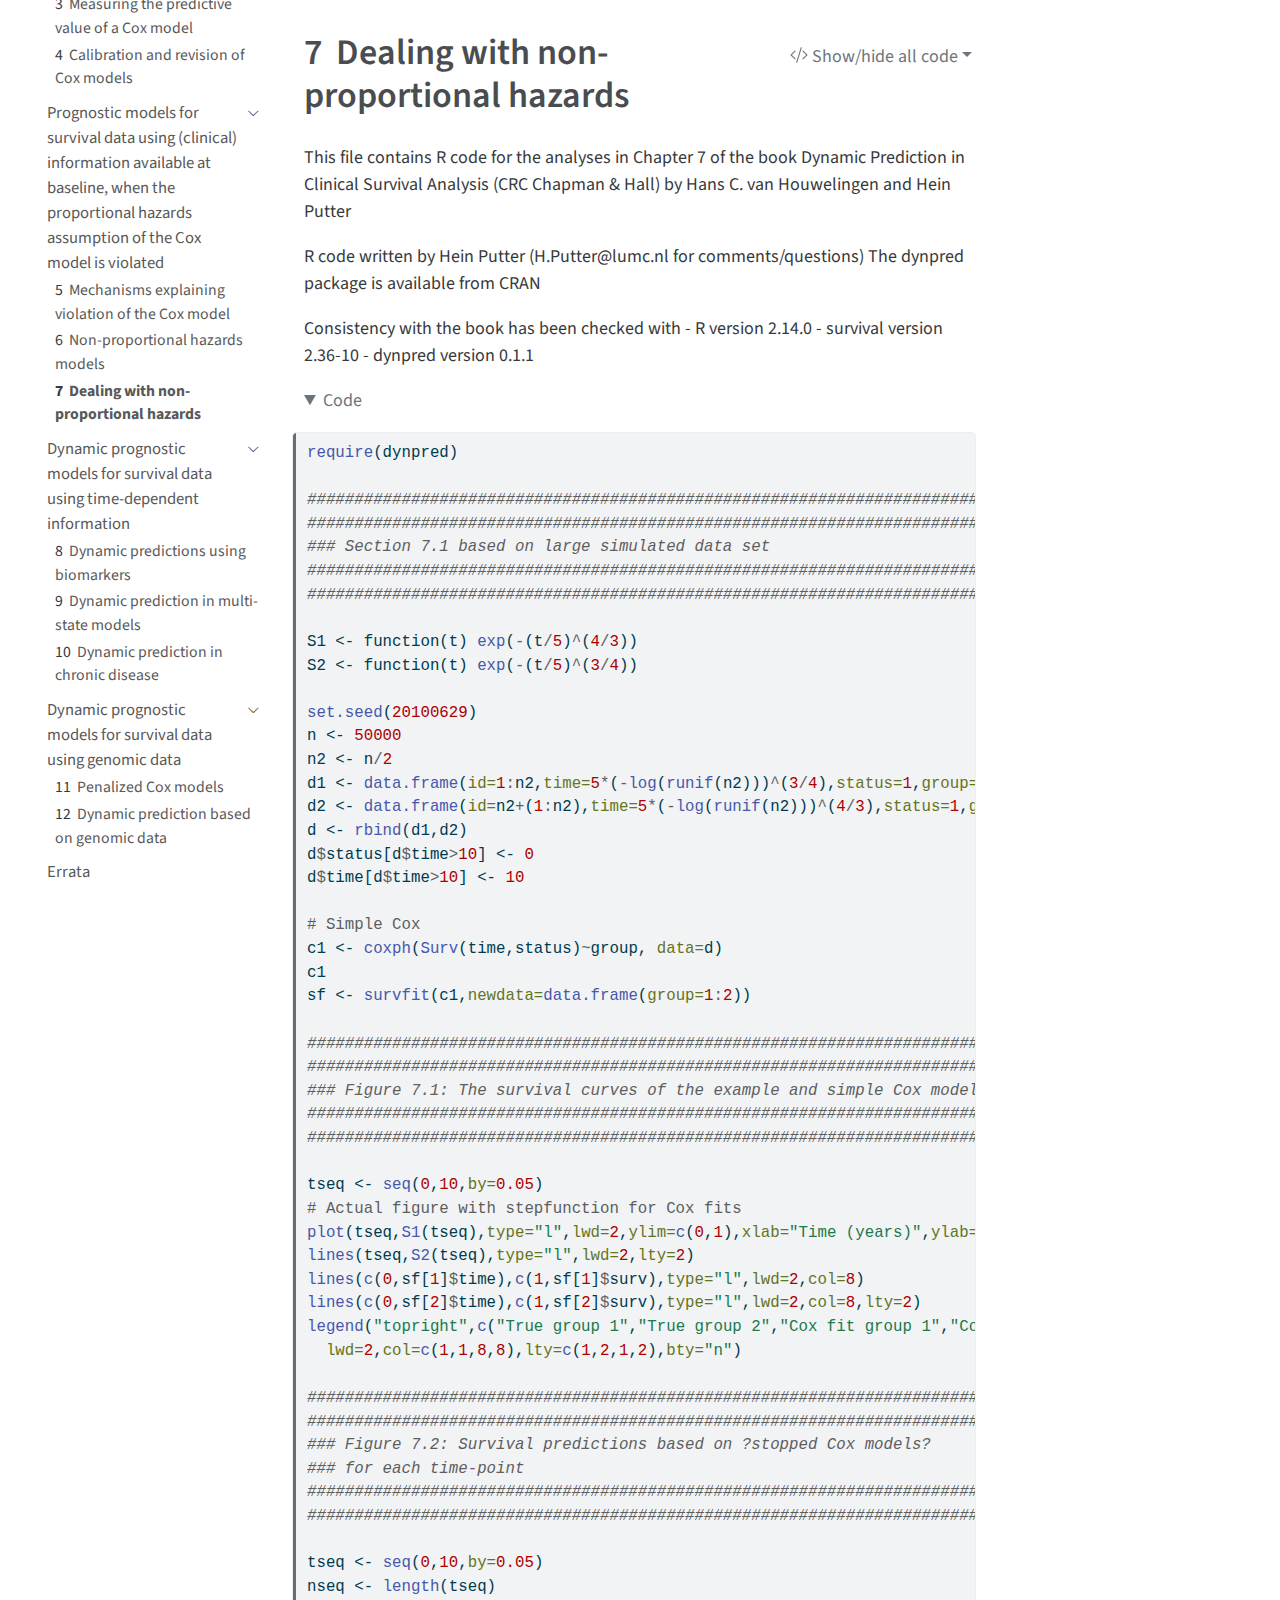
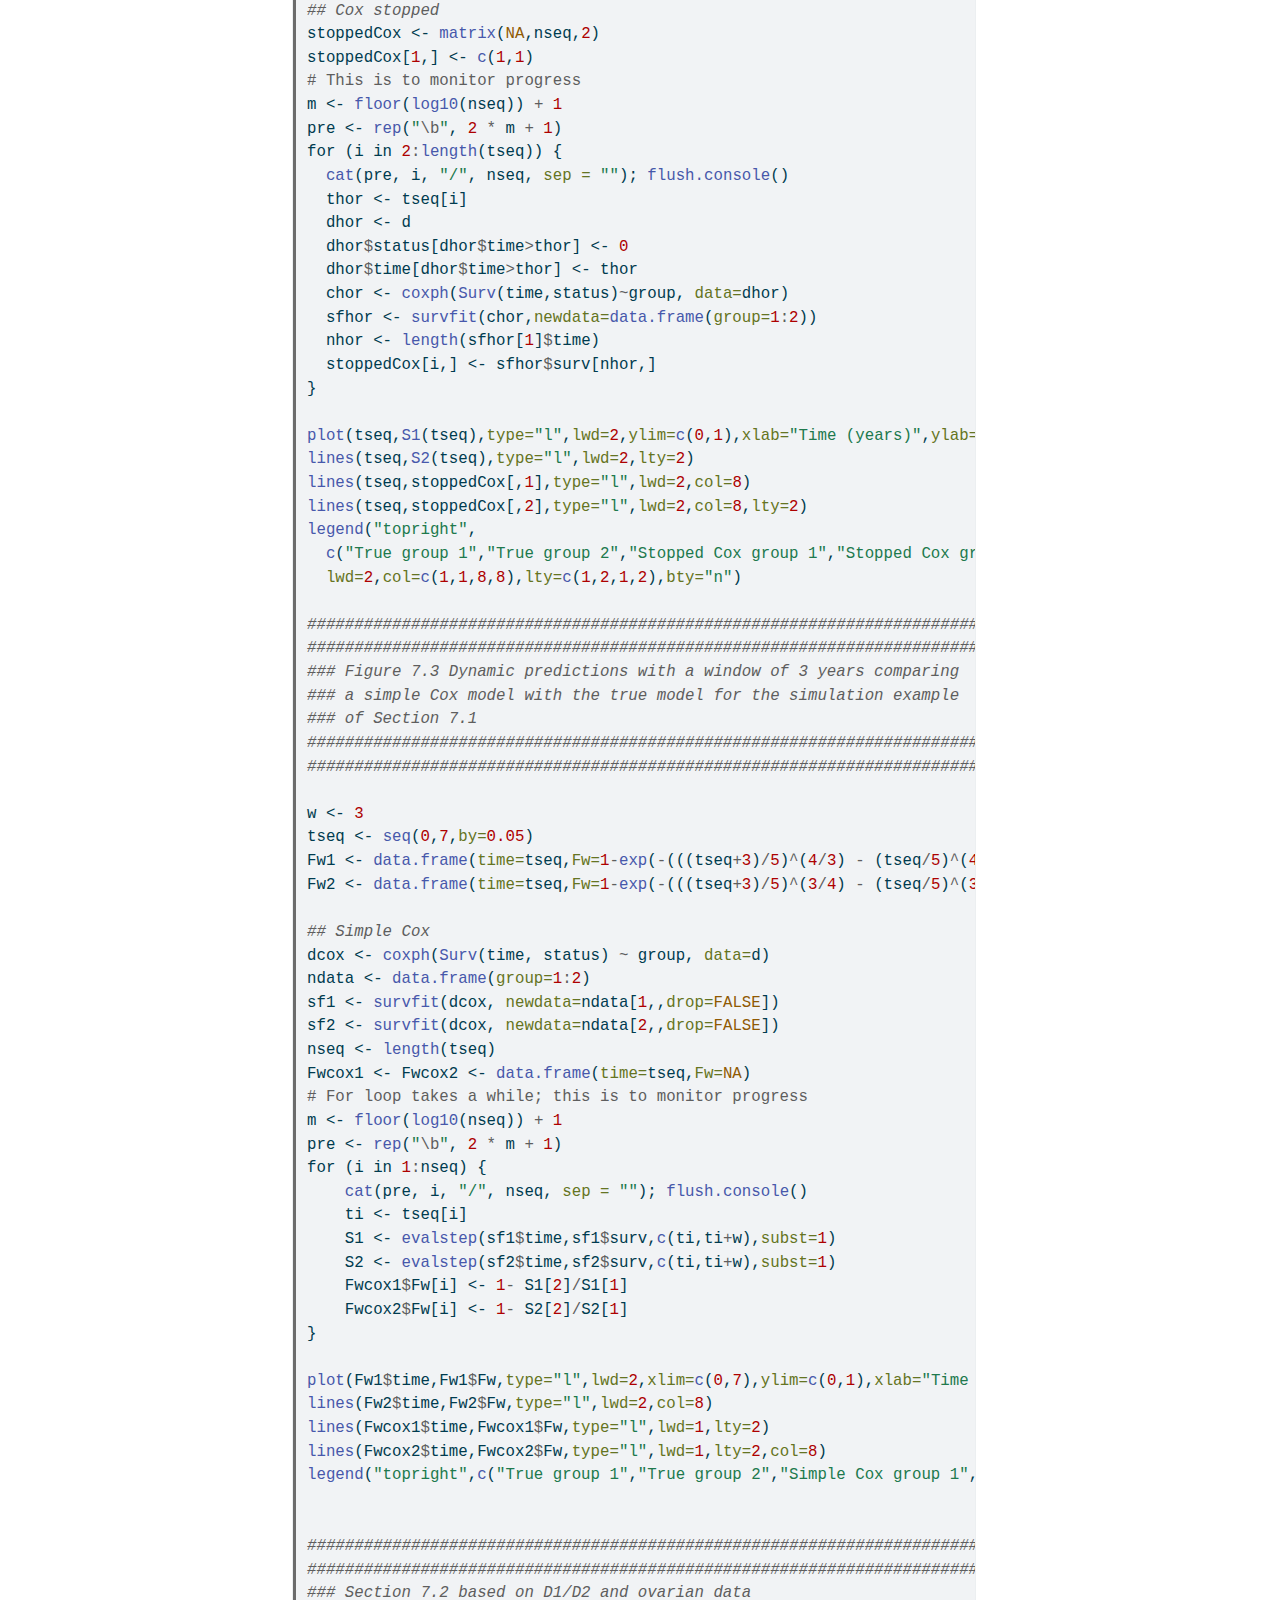
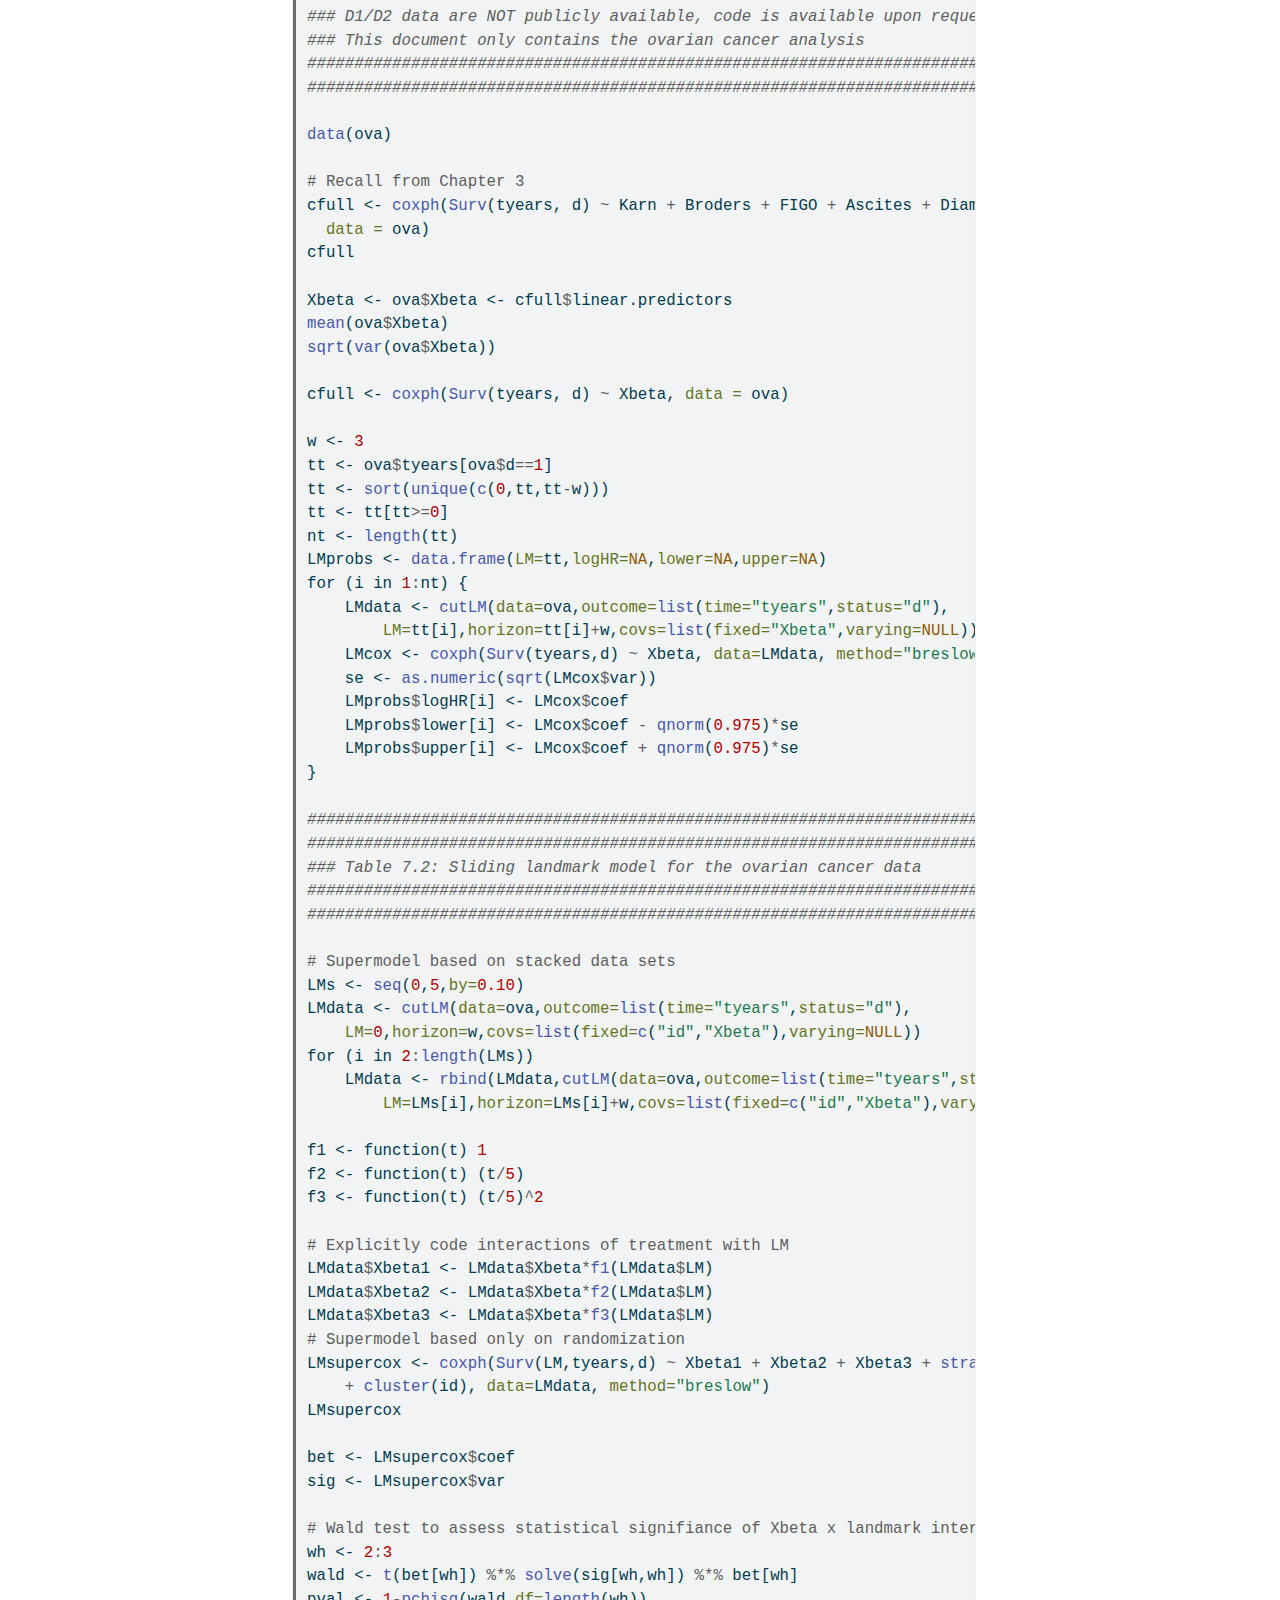
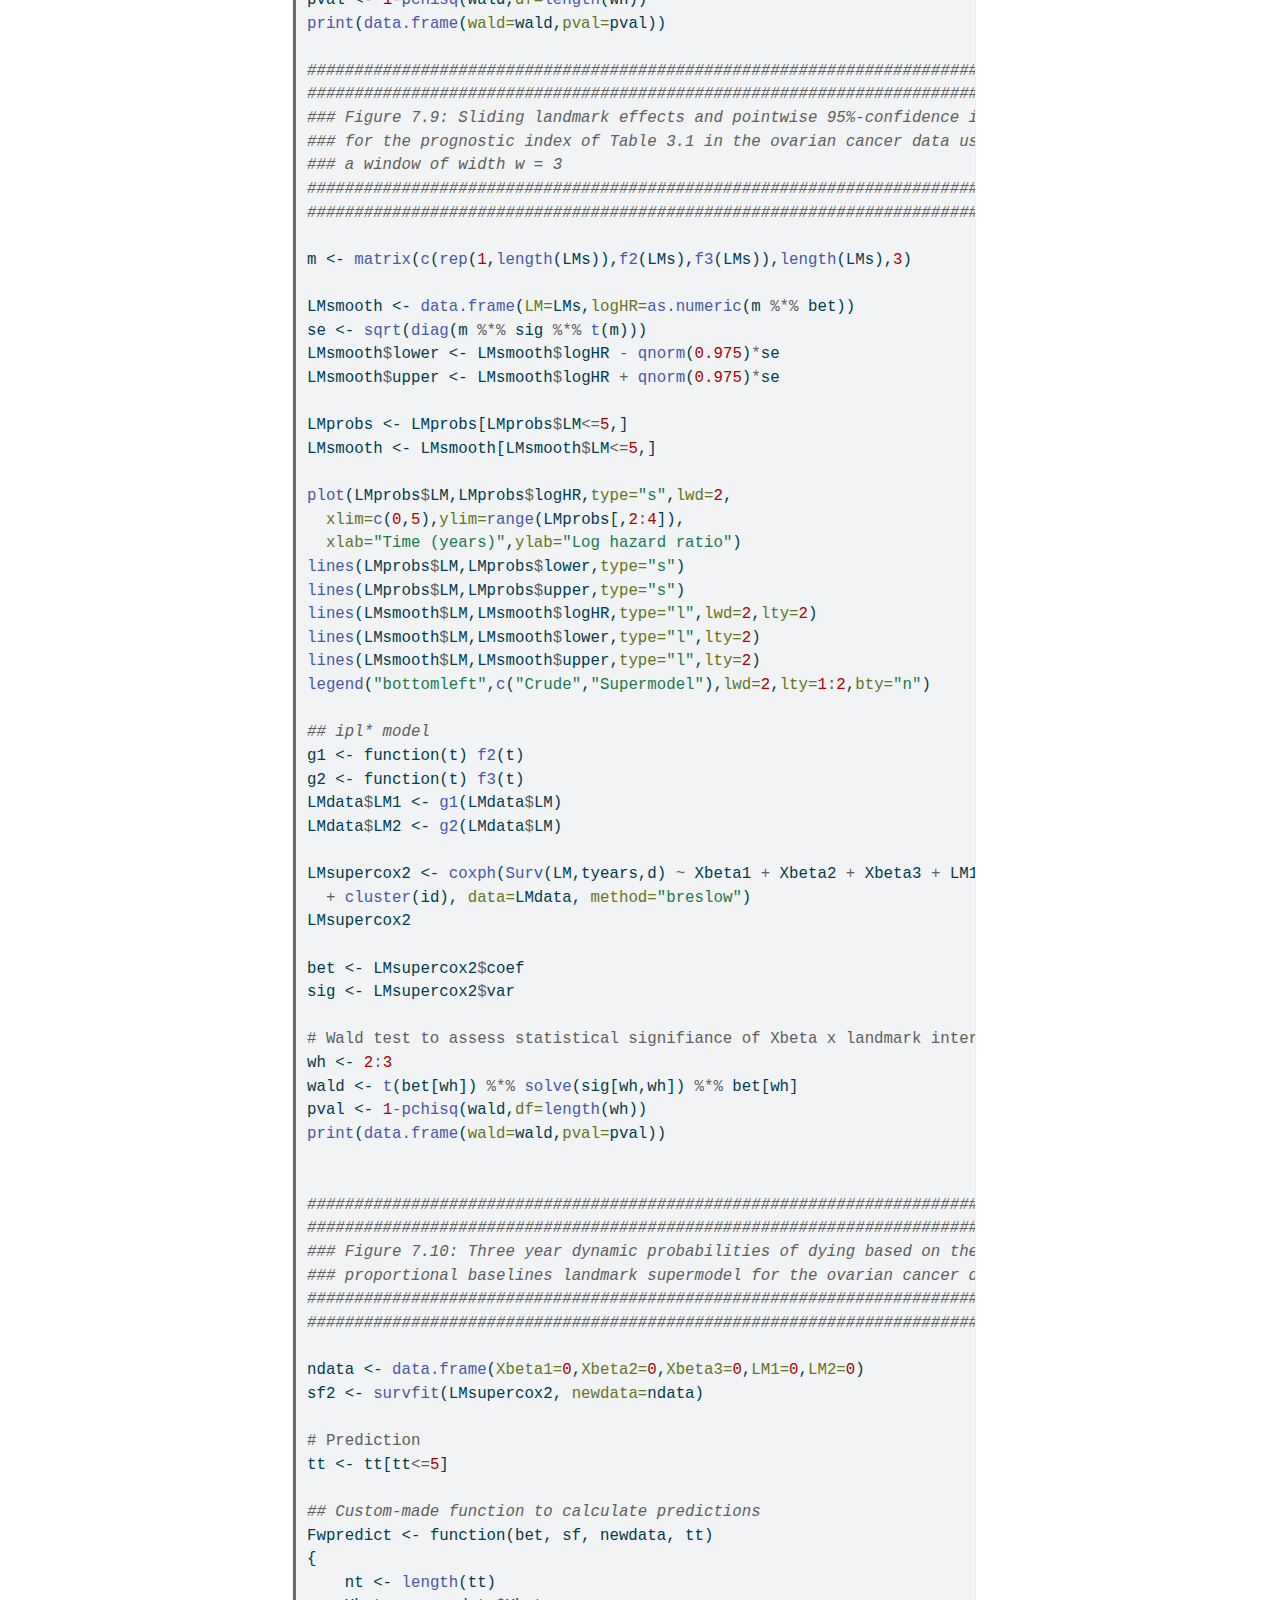
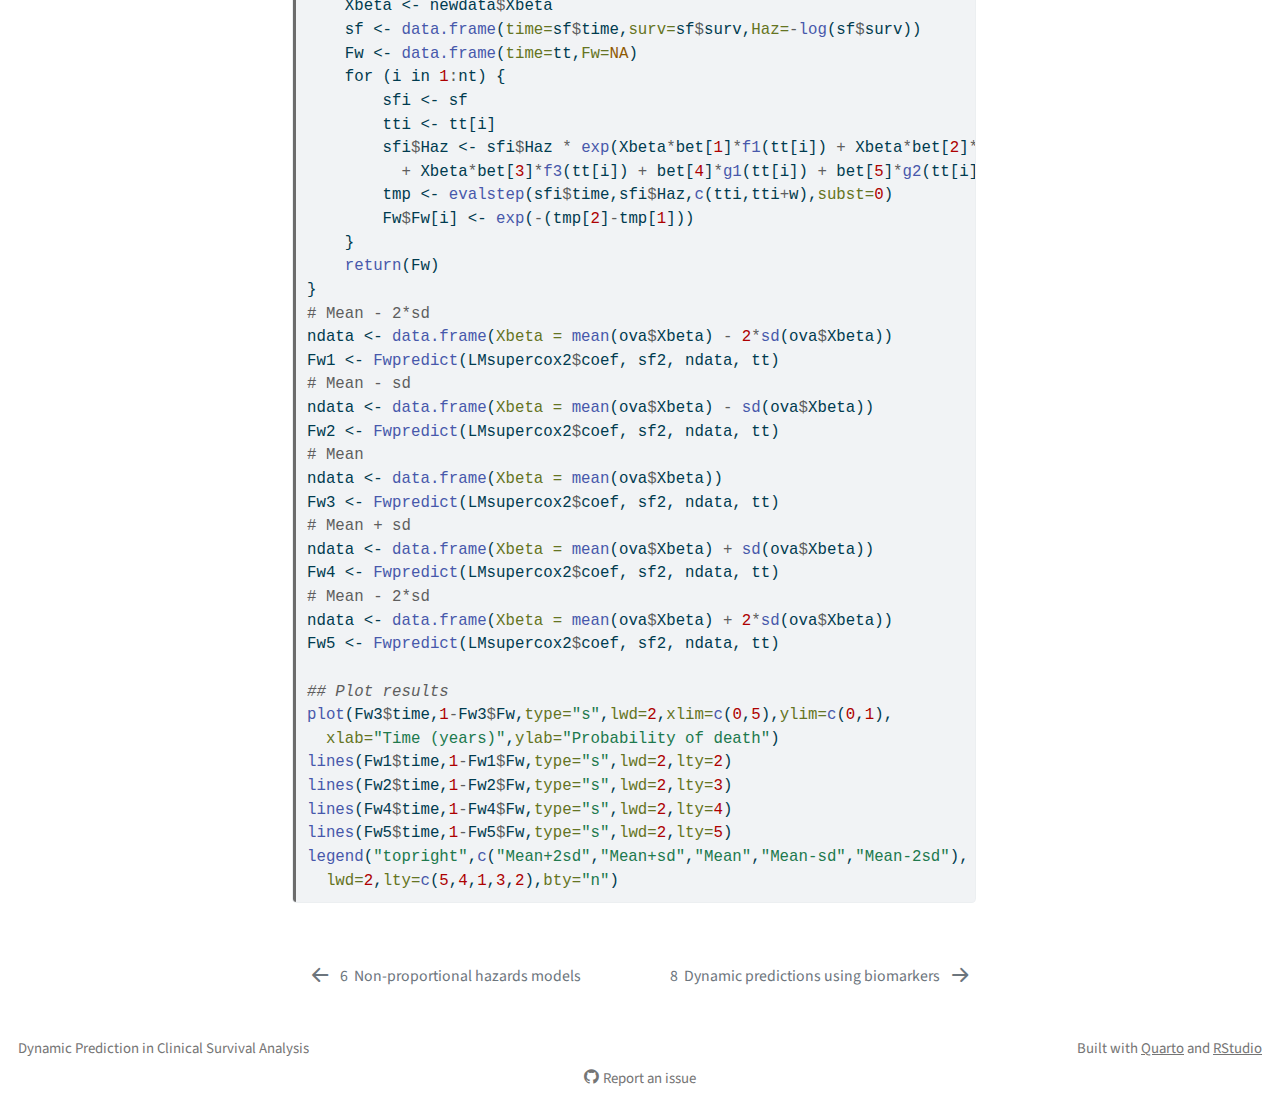
<file: docs/chapters/chapter_07.html>
<!DOCTYPE html>
<html xmlns="http://www.w3.org/1999/xhtml" lang="en" xml:lang="en"><head>

<meta charset="utf-8">
<meta name="generator" content="quarto-1.3.450">

<meta name="viewport" content="width=device-width, initial-scale=1.0, user-scalable=yes">


<title>Dynamic Prediction in Clinical Survival Analysis - 7&nbsp; Dealing with non-proportional hazards</title>
<style>
code{white-space: pre-wrap;}
span.smallcaps{font-variant: small-caps;}
div.columns{display: flex; gap: min(4vw, 1.5em);}
div.column{flex: auto; overflow-x: auto;}
div.hanging-indent{margin-left: 1.5em; text-indent: -1.5em;}
ul.task-list{list-style: none;}
ul.task-list li input[type="checkbox"] {
  width: 0.8em;
  margin: 0 0.8em 0.2em -1em; /* quarto-specific, see https://github.com/quarto-dev/quarto-cli/issues/4556 */ 
  vertical-align: middle;
}
/* CSS for syntax highlighting */
pre > code.sourceCode { white-space: pre; position: relative; }
pre > code.sourceCode > span { display: inline-block; line-height: 1.25; }
pre > code.sourceCode > span:empty { height: 1.2em; }
.sourceCode { overflow: visible; }
code.sourceCode > span { color: inherit; text-decoration: inherit; }
div.sourceCode { margin: 1em 0; }
pre.sourceCode { margin: 0; }
@media screen {
div.sourceCode { overflow: auto; }
}
@media print {
pre > code.sourceCode { white-space: pre-wrap; }
pre > code.sourceCode > span { text-indent: -5em; padding-left: 5em; }
}
pre.numberSource code
  { counter-reset: source-line 0; }
pre.numberSource code > span
  { position: relative; left: -4em; counter-increment: source-line; }
pre.numberSource code > span > a:first-child::before
  { content: counter(source-line);
    position: relative; left: -1em; text-align: right; vertical-align: baseline;
    border: none; display: inline-block;
    -webkit-touch-callout: none; -webkit-user-select: none;
    -khtml-user-select: none; -moz-user-select: none;
    -ms-user-select: none; user-select: none;
    padding: 0 4px; width: 4em;
  }
pre.numberSource { margin-left: 3em;  padding-left: 4px; }
div.sourceCode
  {   }
@media screen {
pre > code.sourceCode > span > a:first-child::before { text-decoration: underline; }
}
</style>


<script src="../site_libs/quarto-nav/quarto-nav.js"></script>
<script src="../site_libs/quarto-nav/headroom.min.js"></script>
<script src="../site_libs/clipboard/clipboard.min.js"></script>
<script src="../site_libs/quarto-search/autocomplete.umd.js"></script>
<script src="../site_libs/quarto-search/fuse.min.js"></script>
<script src="../site_libs/quarto-search/quarto-search.js"></script>
<meta name="quarto:offset" content="../">
<link href="../chapters/chapter_08.html" rel="next">
<link href="../chapters/chapter_06.html" rel="prev">
<link href="../front-curves.png" rel="icon" type="image/png">
<script src="../site_libs/quarto-html/quarto.js"></script>
<script src="../site_libs/quarto-html/popper.min.js"></script>
<script src="../site_libs/quarto-html/tippy.umd.min.js"></script>
<script src="../site_libs/quarto-html/anchor.min.js"></script>
<link href="../site_libs/quarto-html/tippy.css" rel="stylesheet">
<link href="../site_libs/quarto-html/quarto-syntax-highlighting.css" rel="stylesheet" id="quarto-text-highlighting-styles">
<script src="../site_libs/bootstrap/bootstrap.min.js"></script>
<link href="../site_libs/bootstrap/bootstrap-icons.css" rel="stylesheet">
<link href="../site_libs/bootstrap/bootstrap.min.css" rel="stylesheet" id="quarto-bootstrap" data-mode="light">
<script id="quarto-search-options" type="application/json">{
  "location": "sidebar",
  "copy-button": false,
  "collapse-after": 3,
  "panel-placement": "start",
  "type": "textbox",
  "limit": 20,
  "language": {
    "search-no-results-text": "No results",
    "search-matching-documents-text": "matching documents",
    "search-copy-link-title": "Copy link to search",
    "search-hide-matches-text": "Hide additional matches",
    "search-more-match-text": "more match in this document",
    "search-more-matches-text": "more matches in this document",
    "search-clear-button-title": "Clear",
    "search-detached-cancel-button-title": "Cancel",
    "search-submit-button-title": "Submit",
    "search-label": "Search"
  }
}</script>


</head>

<body class="nav-sidebar floating">

<div id="quarto-search-results"></div>
  <header id="quarto-header" class="headroom fixed-top">
  <nav class="quarto-secondary-nav">
    <div class="container-fluid d-flex">
      <button type="button" class="quarto-btn-toggle btn" data-bs-toggle="collapse" data-bs-target="#quarto-sidebar,#quarto-sidebar-glass" aria-controls="quarto-sidebar" aria-expanded="false" aria-label="Toggle sidebar navigation" onclick="if (window.quartoToggleHeadroom) { window.quartoToggleHeadroom(); }">
        <i class="bi bi-layout-text-sidebar-reverse"></i>
      </button>
      <nav class="quarto-page-breadcrumbs" aria-label="breadcrumb"><ol class="breadcrumb"><li class="breadcrumb-item"><a href="../chapters/chapter_05.html">Prognostic models for survival data using (clinical) information available at baseline, when the proportional hazards assumption of the Cox model is violated</a></li><li class="breadcrumb-item"><a href="../chapters/chapter_07.html"><span class="chapter-number">7</span>&nbsp; <span class="chapter-title">Dealing with non-proportional hazards</span></a></li></ol></nav>
      <a class="flex-grow-1" role="button" data-bs-toggle="collapse" data-bs-target="#quarto-sidebar,#quarto-sidebar-glass" aria-controls="quarto-sidebar" aria-expanded="false" aria-label="Toggle sidebar navigation" onclick="if (window.quartoToggleHeadroom) { window.quartoToggleHeadroom(); }">      
      </a>
      <button type="button" class="btn quarto-search-button" aria-label="" onclick="window.quartoOpenSearch();">
        <i class="bi bi-search"></i>
      </button>
    </div>
  </nav>
</header>
<!-- content -->
<div id="quarto-content" class="quarto-container page-columns page-rows-contents page-layout-article">
<!-- sidebar -->
  <nav id="quarto-sidebar" class="sidebar collapse collapse-horizontal sidebar-navigation floating overflow-auto">
    <div class="pt-lg-2 mt-2 text-left sidebar-header sidebar-header-stacked">
      <a href="../index.html" class="sidebar-logo-link">
      <img src="../front-curves.png" alt="" class="sidebar-logo py-0 d-lg-inline d-none">
      </a>
    <div class="sidebar-title mb-0 py-0">
      <a href="../"></a> 
        <div class="sidebar-tools-main">
    <a href="https://github.com/survival-lumc/DynamicPrediction-book" rel="" title="Source Code" class="quarto-navigation-tool px-1" aria-label="Source Code"><i class="bi bi-github"></i></a>
</div>
    </div>
      </div>
        <div class="mt-2 flex-shrink-0 align-items-center">
        <div class="sidebar-search">
        <div id="quarto-search" class="" title="Search"></div>
        </div>
        </div>
    <div class="sidebar-menu-container"> 
    <ul class="list-unstyled mt-1">
        <li class="sidebar-item">
  <div class="sidebar-item-container"> 
  <a href="../index.html" class="sidebar-item-text sidebar-link">
 <span class="menu-text">Preface</span></a>
  </div>
</li>
        <li class="sidebar-item sidebar-item-section">
      <div class="sidebar-item-container"> 
            <a class="sidebar-item-text sidebar-link text-start" data-bs-toggle="collapse" data-bs-target="#quarto-sidebar-section-1" aria-expanded="true">
 <span class="menu-text">Prognostic models for survival data using (clinical) information available at baseline, based on the Cox model</span></a>
          <a class="sidebar-item-toggle text-start" data-bs-toggle="collapse" data-bs-target="#quarto-sidebar-section-1" aria-expanded="true" aria-label="Toggle section">
            <i class="bi bi-chevron-right ms-2"></i>
          </a> 
      </div>
      <ul id="quarto-sidebar-section-1" class="collapse list-unstyled sidebar-section depth1 show">  
          <li class="sidebar-item">
  <div class="sidebar-item-container"> 
  <a href="../chapters/chapter_01.html" class="sidebar-item-text sidebar-link">
 <span class="menu-text"><span class="chapter-number">1</span>&nbsp; <span class="chapter-title">The special nature of survival data</span></span></a>
  </div>
</li>
          <li class="sidebar-item">
  <div class="sidebar-item-container"> 
  <a href="../chapters/chapter_02.html" class="sidebar-item-text sidebar-link">
 <span class="menu-text"><span class="chapter-number">2</span>&nbsp; <span class="chapter-title">Cox regression model</span></span></a>
  </div>
</li>
          <li class="sidebar-item">
  <div class="sidebar-item-container"> 
  <a href="../chapters/chapter_03.html" class="sidebar-item-text sidebar-link">
 <span class="menu-text"><span class="chapter-number">3</span>&nbsp; <span class="chapter-title">Measuring the predictive value of a Cox model</span></span></a>
  </div>
</li>
          <li class="sidebar-item">
  <div class="sidebar-item-container"> 
  <a href="../chapters/chapter_04.html" class="sidebar-item-text sidebar-link">
 <span class="menu-text"><span class="chapter-number">4</span>&nbsp; <span class="chapter-title">Calibration and revision of Cox models</span></span></a>
  </div>
</li>
      </ul>
  </li>
        <li class="sidebar-item sidebar-item-section">
      <div class="sidebar-item-container"> 
            <a class="sidebar-item-text sidebar-link text-start" data-bs-toggle="collapse" data-bs-target="#quarto-sidebar-section-2" aria-expanded="true">
 <span class="menu-text">Prognostic models for survival data using (clinical) information available at baseline, when the proportional hazards assumption of the Cox model is violated</span></a>
          <a class="sidebar-item-toggle text-start" data-bs-toggle="collapse" data-bs-target="#quarto-sidebar-section-2" aria-expanded="true" aria-label="Toggle section">
            <i class="bi bi-chevron-right ms-2"></i>
          </a> 
      </div>
      <ul id="quarto-sidebar-section-2" class="collapse list-unstyled sidebar-section depth1 show">  
          <li class="sidebar-item">
  <div class="sidebar-item-container"> 
  <a href="../chapters/chapter_05.html" class="sidebar-item-text sidebar-link">
 <span class="menu-text"><span class="chapter-number">5</span>&nbsp; <span class="chapter-title">Mechanisms explaining violation of the Cox model</span></span></a>
  </div>
</li>
          <li class="sidebar-item">
  <div class="sidebar-item-container"> 
  <a href="../chapters/chapter_06.html" class="sidebar-item-text sidebar-link">
 <span class="menu-text"><span class="chapter-number">6</span>&nbsp; <span class="chapter-title">Non-proportional hazards models</span></span></a>
  </div>
</li>
          <li class="sidebar-item">
  <div class="sidebar-item-container"> 
  <a href="../chapters/chapter_07.html" class="sidebar-item-text sidebar-link active">
 <span class="menu-text"><span class="chapter-number">7</span>&nbsp; <span class="chapter-title">Dealing with non-proportional hazards</span></span></a>
  </div>
</li>
      </ul>
  </li>
        <li class="sidebar-item sidebar-item-section">
      <div class="sidebar-item-container"> 
            <a class="sidebar-item-text sidebar-link text-start" data-bs-toggle="collapse" data-bs-target="#quarto-sidebar-section-3" aria-expanded="true">
 <span class="menu-text">Dynamic prognostic models for survival data using time-dependent information</span></a>
          <a class="sidebar-item-toggle text-start" data-bs-toggle="collapse" data-bs-target="#quarto-sidebar-section-3" aria-expanded="true" aria-label="Toggle section">
            <i class="bi bi-chevron-right ms-2"></i>
          </a> 
      </div>
      <ul id="quarto-sidebar-section-3" class="collapse list-unstyled sidebar-section depth1 show">  
          <li class="sidebar-item">
  <div class="sidebar-item-container"> 
  <a href="../chapters/chapter_08.html" class="sidebar-item-text sidebar-link">
 <span class="menu-text"><span class="chapter-number">8</span>&nbsp; <span class="chapter-title">Dynamic predictions using biomarkers</span></span></a>
  </div>
</li>
          <li class="sidebar-item">
  <div class="sidebar-item-container"> 
  <a href="../chapters/chapter_09.html" class="sidebar-item-text sidebar-link">
 <span class="menu-text"><span class="chapter-number">9</span>&nbsp; <span class="chapter-title">Dynamic prediction in multi-state models</span></span></a>
  </div>
</li>
          <li class="sidebar-item">
  <div class="sidebar-item-container"> 
  <a href="../chapters/chapter_10.html" class="sidebar-item-text sidebar-link">
 <span class="menu-text"><span class="chapter-number">10</span>&nbsp; <span class="chapter-title">Dynamic prediction in chronic disease</span></span></a>
  </div>
</li>
      </ul>
  </li>
        <li class="sidebar-item sidebar-item-section">
      <div class="sidebar-item-container"> 
            <a class="sidebar-item-text sidebar-link text-start" data-bs-toggle="collapse" data-bs-target="#quarto-sidebar-section-4" aria-expanded="true">
 <span class="menu-text">Dynamic prognostic models for survival data using genomic data</span></a>
          <a class="sidebar-item-toggle text-start" data-bs-toggle="collapse" data-bs-target="#quarto-sidebar-section-4" aria-expanded="true" aria-label="Toggle section">
            <i class="bi bi-chevron-right ms-2"></i>
          </a> 
      </div>
      <ul id="quarto-sidebar-section-4" class="collapse list-unstyled sidebar-section depth1 show">  
          <li class="sidebar-item">
  <div class="sidebar-item-container"> 
  <a href="../chapters/chapter_11.html" class="sidebar-item-text sidebar-link">
 <span class="menu-text"><span class="chapter-number">11</span>&nbsp; <span class="chapter-title">Penalized Cox models</span></span></a>
  </div>
</li>
          <li class="sidebar-item">
  <div class="sidebar-item-container"> 
  <a href="../chapters/chapter_12.html" class="sidebar-item-text sidebar-link">
 <span class="menu-text"><span class="chapter-number">12</span>&nbsp; <span class="chapter-title">Dynamic prediction based on genomic data</span></span></a>
  </div>
</li>
      </ul>
  </li>
        <li class="sidebar-item">
  <div class="sidebar-item-container"> 
  <a href="../errata.html" class="sidebar-item-text sidebar-link">
 <span class="menu-text">Errata</span></a>
  </div>
</li>
    </ul>
    </div>
</nav>
<div id="quarto-sidebar-glass" data-bs-toggle="collapse" data-bs-target="#quarto-sidebar,#quarto-sidebar-glass"></div>
<!-- margin-sidebar -->
    <div id="quarto-margin-sidebar" class="sidebar margin-sidebar">
        
    </div>
<!-- main -->
<main class="content" id="quarto-document-content">

<header id="title-block-header" class="quarto-title-block default">
<div class="quarto-title">
<div class="quarto-title-block"><div><h1 class="title"><span class="chapter-number">7</span>&nbsp; <span class="chapter-title">Dealing with non-proportional hazards</span></h1><button type="button" class="btn code-tools-button dropdown-toggle" id="quarto-code-tools-menu" data-bs-toggle="dropdown" aria-expanded="false"><i class="bi"></i> Show/hide all code</button><ul class="dropdown-menu dropdown-menu-end" aria-labelelledby="quarto-code-tools-menu"><li><a id="quarto-show-all-code" class="dropdown-item" href="javascript:void(0)" role="button">Show All Code</a></li><li><a id="quarto-hide-all-code" class="dropdown-item" href="javascript:void(0)" role="button">Hide All Code</a></li></ul></div></div>
</div>



<div class="quarto-title-meta">

    
  
    
  </div>
  

</header>

<p>This file contains R code for the analyses in Chapter 7 of the book Dynamic Prediction in Clinical Survival Analysis (CRC Chapman &amp; Hall) by Hans C. van Houwelingen and Hein Putter</p>
<p>R code written by Hein Putter (H.Putter@lumc.nl for comments/questions) The dynpred package is available from CRAN</p>
<p>Consistency with the book has been checked with - R version 2.14.0 - survival version 2.36-10 - dynpred version 0.1.1</p>
<div class="cell" data-hash="chapter_07_cache/html/figbla_f097f4a09cc98020188a807bd8f1c2c5">
<details open="">
<summary>Code</summary>
<div class="sourceCode cell-code" id="cb1"><pre class="sourceCode r code-with-copy"><code class="sourceCode r"><span id="cb1-1"><a href="#cb1-1" aria-hidden="true" tabindex="-1"></a><span class="fu">require</span>(dynpred)</span>
<span id="cb1-2"><a href="#cb1-2" aria-hidden="true" tabindex="-1"></a></span>
<span id="cb1-3"><a href="#cb1-3" aria-hidden="true" tabindex="-1"></a><span class="do">###############################################################################</span></span>
<span id="cb1-4"><a href="#cb1-4" aria-hidden="true" tabindex="-1"></a><span class="do">###############################################################################</span></span>
<span id="cb1-5"><a href="#cb1-5" aria-hidden="true" tabindex="-1"></a><span class="do">### Section 7.1 based on large simulated data set</span></span>
<span id="cb1-6"><a href="#cb1-6" aria-hidden="true" tabindex="-1"></a><span class="do">###############################################################################</span></span>
<span id="cb1-7"><a href="#cb1-7" aria-hidden="true" tabindex="-1"></a><span class="do">###############################################################################</span></span>
<span id="cb1-8"><a href="#cb1-8" aria-hidden="true" tabindex="-1"></a></span>
<span id="cb1-9"><a href="#cb1-9" aria-hidden="true" tabindex="-1"></a>S1 <span class="ot">&lt;-</span> <span class="cf">function</span>(t) <span class="fu">exp</span>(<span class="sc">-</span>(t<span class="sc">/</span><span class="dv">5</span>)<span class="sc">^</span>(<span class="dv">4</span><span class="sc">/</span><span class="dv">3</span>))</span>
<span id="cb1-10"><a href="#cb1-10" aria-hidden="true" tabindex="-1"></a>S2 <span class="ot">&lt;-</span> <span class="cf">function</span>(t) <span class="fu">exp</span>(<span class="sc">-</span>(t<span class="sc">/</span><span class="dv">5</span>)<span class="sc">^</span>(<span class="dv">3</span><span class="sc">/</span><span class="dv">4</span>))</span>
<span id="cb1-11"><a href="#cb1-11" aria-hidden="true" tabindex="-1"></a></span>
<span id="cb1-12"><a href="#cb1-12" aria-hidden="true" tabindex="-1"></a><span class="fu">set.seed</span>(<span class="dv">20100629</span>)</span>
<span id="cb1-13"><a href="#cb1-13" aria-hidden="true" tabindex="-1"></a>n <span class="ot">&lt;-</span> <span class="dv">50000</span></span>
<span id="cb1-14"><a href="#cb1-14" aria-hidden="true" tabindex="-1"></a>n2 <span class="ot">&lt;-</span> n<span class="sc">/</span><span class="dv">2</span></span>
<span id="cb1-15"><a href="#cb1-15" aria-hidden="true" tabindex="-1"></a>d1 <span class="ot">&lt;-</span> <span class="fu">data.frame</span>(<span class="at">id=</span><span class="dv">1</span><span class="sc">:</span>n2,<span class="at">time=</span><span class="dv">5</span><span class="sc">*</span>(<span class="sc">-</span><span class="fu">log</span>(<span class="fu">runif</span>(n2)))<span class="sc">^</span>(<span class="dv">3</span><span class="sc">/</span><span class="dv">4</span>),<span class="at">status=</span><span class="dv">1</span>,<span class="at">group=</span><span class="dv">1</span>)</span>
<span id="cb1-16"><a href="#cb1-16" aria-hidden="true" tabindex="-1"></a>d2 <span class="ot">&lt;-</span> <span class="fu">data.frame</span>(<span class="at">id=</span>n2<span class="sc">+</span>(<span class="dv">1</span><span class="sc">:</span>n2),<span class="at">time=</span><span class="dv">5</span><span class="sc">*</span>(<span class="sc">-</span><span class="fu">log</span>(<span class="fu">runif</span>(n2)))<span class="sc">^</span>(<span class="dv">4</span><span class="sc">/</span><span class="dv">3</span>),<span class="at">status=</span><span class="dv">1</span>,<span class="at">group=</span><span class="dv">2</span>)</span>
<span id="cb1-17"><a href="#cb1-17" aria-hidden="true" tabindex="-1"></a>d <span class="ot">&lt;-</span> <span class="fu">rbind</span>(d1,d2)</span>
<span id="cb1-18"><a href="#cb1-18" aria-hidden="true" tabindex="-1"></a>d<span class="sc">$</span>status[d<span class="sc">$</span>time<span class="sc">&gt;</span><span class="dv">10</span>] <span class="ot">&lt;-</span> <span class="dv">0</span></span>
<span id="cb1-19"><a href="#cb1-19" aria-hidden="true" tabindex="-1"></a>d<span class="sc">$</span>time[d<span class="sc">$</span>time<span class="sc">&gt;</span><span class="dv">10</span>] <span class="ot">&lt;-</span> <span class="dv">10</span></span>
<span id="cb1-20"><a href="#cb1-20" aria-hidden="true" tabindex="-1"></a></span>
<span id="cb1-21"><a href="#cb1-21" aria-hidden="true" tabindex="-1"></a><span class="co"># Simple Cox</span></span>
<span id="cb1-22"><a href="#cb1-22" aria-hidden="true" tabindex="-1"></a>c1 <span class="ot">&lt;-</span> <span class="fu">coxph</span>(<span class="fu">Surv</span>(time,status)<span class="sc">~</span>group, <span class="at">data=</span>d)</span>
<span id="cb1-23"><a href="#cb1-23" aria-hidden="true" tabindex="-1"></a>c1</span>
<span id="cb1-24"><a href="#cb1-24" aria-hidden="true" tabindex="-1"></a>sf <span class="ot">&lt;-</span> <span class="fu">survfit</span>(c1,<span class="at">newdata=</span><span class="fu">data.frame</span>(<span class="at">group=</span><span class="dv">1</span><span class="sc">:</span><span class="dv">2</span>))</span>
<span id="cb1-25"><a href="#cb1-25" aria-hidden="true" tabindex="-1"></a></span>
<span id="cb1-26"><a href="#cb1-26" aria-hidden="true" tabindex="-1"></a><span class="do">###############################################################################</span></span>
<span id="cb1-27"><a href="#cb1-27" aria-hidden="true" tabindex="-1"></a><span class="do">###############################################################################</span></span>
<span id="cb1-28"><a href="#cb1-28" aria-hidden="true" tabindex="-1"></a><span class="do">### Figure 7.1: The survival curves of the example and simple Cox model fit</span></span>
<span id="cb1-29"><a href="#cb1-29" aria-hidden="true" tabindex="-1"></a><span class="do">###############################################################################</span></span>
<span id="cb1-30"><a href="#cb1-30" aria-hidden="true" tabindex="-1"></a><span class="do">###############################################################################</span></span>
<span id="cb1-31"><a href="#cb1-31" aria-hidden="true" tabindex="-1"></a></span>
<span id="cb1-32"><a href="#cb1-32" aria-hidden="true" tabindex="-1"></a>tseq <span class="ot">&lt;-</span> <span class="fu">seq</span>(<span class="dv">0</span>,<span class="dv">10</span>,<span class="at">by=</span><span class="fl">0.05</span>)</span>
<span id="cb1-33"><a href="#cb1-33" aria-hidden="true" tabindex="-1"></a><span class="co"># Actual figure with stepfunction for Cox fits</span></span>
<span id="cb1-34"><a href="#cb1-34" aria-hidden="true" tabindex="-1"></a><span class="fu">plot</span>(tseq,<span class="fu">S1</span>(tseq),<span class="at">type=</span><span class="st">"l"</span>,<span class="at">lwd=</span><span class="dv">2</span>,<span class="at">ylim=</span><span class="fu">c</span>(<span class="dv">0</span>,<span class="dv">1</span>),<span class="at">xlab=</span><span class="st">"Time (years)"</span>,<span class="at">ylab=</span><span class="st">"Survival"</span>)</span>
<span id="cb1-35"><a href="#cb1-35" aria-hidden="true" tabindex="-1"></a><span class="fu">lines</span>(tseq,<span class="fu">S2</span>(tseq),<span class="at">type=</span><span class="st">"l"</span>,<span class="at">lwd=</span><span class="dv">2</span>,<span class="at">lty=</span><span class="dv">2</span>)</span>
<span id="cb1-36"><a href="#cb1-36" aria-hidden="true" tabindex="-1"></a><span class="fu">lines</span>(<span class="fu">c</span>(<span class="dv">0</span>,sf[<span class="dv">1</span>]<span class="sc">$</span>time),<span class="fu">c</span>(<span class="dv">1</span>,sf[<span class="dv">1</span>]<span class="sc">$</span>surv),<span class="at">type=</span><span class="st">"l"</span>,<span class="at">lwd=</span><span class="dv">2</span>,<span class="at">col=</span><span class="dv">8</span>)</span>
<span id="cb1-37"><a href="#cb1-37" aria-hidden="true" tabindex="-1"></a><span class="fu">lines</span>(<span class="fu">c</span>(<span class="dv">0</span>,sf[<span class="dv">2</span>]<span class="sc">$</span>time),<span class="fu">c</span>(<span class="dv">1</span>,sf[<span class="dv">2</span>]<span class="sc">$</span>surv),<span class="at">type=</span><span class="st">"l"</span>,<span class="at">lwd=</span><span class="dv">2</span>,<span class="at">col=</span><span class="dv">8</span>,<span class="at">lty=</span><span class="dv">2</span>)</span>
<span id="cb1-38"><a href="#cb1-38" aria-hidden="true" tabindex="-1"></a><span class="fu">legend</span>(<span class="st">"topright"</span>,<span class="fu">c</span>(<span class="st">"True group 1"</span>,<span class="st">"True group 2"</span>,<span class="st">"Cox fit group 1"</span>,<span class="st">"Cox fit group 2"</span>),</span>
<span id="cb1-39"><a href="#cb1-39" aria-hidden="true" tabindex="-1"></a>  <span class="at">lwd=</span><span class="dv">2</span>,<span class="at">col=</span><span class="fu">c</span>(<span class="dv">1</span>,<span class="dv">1</span>,<span class="dv">8</span>,<span class="dv">8</span>),<span class="at">lty=</span><span class="fu">c</span>(<span class="dv">1</span>,<span class="dv">2</span>,<span class="dv">1</span>,<span class="dv">2</span>),<span class="at">bty=</span><span class="st">"n"</span>)</span>
<span id="cb1-40"><a href="#cb1-40" aria-hidden="true" tabindex="-1"></a></span>
<span id="cb1-41"><a href="#cb1-41" aria-hidden="true" tabindex="-1"></a><span class="do">###############################################################################</span></span>
<span id="cb1-42"><a href="#cb1-42" aria-hidden="true" tabindex="-1"></a><span class="do">###############################################################################</span></span>
<span id="cb1-43"><a href="#cb1-43" aria-hidden="true" tabindex="-1"></a><span class="do">### Figure 7.2: Survival predictions based on ?stopped Cox models?</span></span>
<span id="cb1-44"><a href="#cb1-44" aria-hidden="true" tabindex="-1"></a><span class="do">### for each time-point</span></span>
<span id="cb1-45"><a href="#cb1-45" aria-hidden="true" tabindex="-1"></a><span class="do">###############################################################################</span></span>
<span id="cb1-46"><a href="#cb1-46" aria-hidden="true" tabindex="-1"></a><span class="do">###############################################################################</span></span>
<span id="cb1-47"><a href="#cb1-47" aria-hidden="true" tabindex="-1"></a></span>
<span id="cb1-48"><a href="#cb1-48" aria-hidden="true" tabindex="-1"></a>tseq <span class="ot">&lt;-</span> <span class="fu">seq</span>(<span class="dv">0</span>,<span class="dv">10</span>,<span class="at">by=</span><span class="fl">0.05</span>)</span>
<span id="cb1-49"><a href="#cb1-49" aria-hidden="true" tabindex="-1"></a>nseq <span class="ot">&lt;-</span> <span class="fu">length</span>(tseq)</span>
<span id="cb1-50"><a href="#cb1-50" aria-hidden="true" tabindex="-1"></a><span class="do">## Cox stopped</span></span>
<span id="cb1-51"><a href="#cb1-51" aria-hidden="true" tabindex="-1"></a>stoppedCox <span class="ot">&lt;-</span> <span class="fu">matrix</span>(<span class="cn">NA</span>,nseq,<span class="dv">2</span>)</span>
<span id="cb1-52"><a href="#cb1-52" aria-hidden="true" tabindex="-1"></a>stoppedCox[<span class="dv">1</span>,] <span class="ot">&lt;-</span> <span class="fu">c</span>(<span class="dv">1</span>,<span class="dv">1</span>)</span>
<span id="cb1-53"><a href="#cb1-53" aria-hidden="true" tabindex="-1"></a><span class="co"># This is to monitor progress</span></span>
<span id="cb1-54"><a href="#cb1-54" aria-hidden="true" tabindex="-1"></a>m <span class="ot">&lt;-</span> <span class="fu">floor</span>(<span class="fu">log10</span>(nseq)) <span class="sc">+</span> <span class="dv">1</span></span>
<span id="cb1-55"><a href="#cb1-55" aria-hidden="true" tabindex="-1"></a>pre <span class="ot">&lt;-</span> <span class="fu">rep</span>(<span class="st">"</span><span class="sc">\b</span><span class="st">"</span>, <span class="dv">2</span> <span class="sc">*</span> m <span class="sc">+</span> <span class="dv">1</span>)</span>
<span id="cb1-56"><a href="#cb1-56" aria-hidden="true" tabindex="-1"></a><span class="cf">for</span> (i <span class="cf">in</span> <span class="dv">2</span><span class="sc">:</span><span class="fu">length</span>(tseq)) {</span>
<span id="cb1-57"><a href="#cb1-57" aria-hidden="true" tabindex="-1"></a>  <span class="fu">cat</span>(pre, i, <span class="st">"/"</span>, nseq, <span class="at">sep =</span> <span class="st">""</span>); <span class="fu">flush.console</span>()</span>
<span id="cb1-58"><a href="#cb1-58" aria-hidden="true" tabindex="-1"></a>  thor <span class="ot">&lt;-</span> tseq[i]</span>
<span id="cb1-59"><a href="#cb1-59" aria-hidden="true" tabindex="-1"></a>  dhor <span class="ot">&lt;-</span> d</span>
<span id="cb1-60"><a href="#cb1-60" aria-hidden="true" tabindex="-1"></a>  dhor<span class="sc">$</span>status[dhor<span class="sc">$</span>time<span class="sc">&gt;</span>thor] <span class="ot">&lt;-</span> <span class="dv">0</span></span>
<span id="cb1-61"><a href="#cb1-61" aria-hidden="true" tabindex="-1"></a>  dhor<span class="sc">$</span>time[dhor<span class="sc">$</span>time<span class="sc">&gt;</span>thor] <span class="ot">&lt;-</span> thor</span>
<span id="cb1-62"><a href="#cb1-62" aria-hidden="true" tabindex="-1"></a>  chor <span class="ot">&lt;-</span> <span class="fu">coxph</span>(<span class="fu">Surv</span>(time,status)<span class="sc">~</span>group, <span class="at">data=</span>dhor)</span>
<span id="cb1-63"><a href="#cb1-63" aria-hidden="true" tabindex="-1"></a>  sfhor <span class="ot">&lt;-</span> <span class="fu">survfit</span>(chor,<span class="at">newdata=</span><span class="fu">data.frame</span>(<span class="at">group=</span><span class="dv">1</span><span class="sc">:</span><span class="dv">2</span>))</span>
<span id="cb1-64"><a href="#cb1-64" aria-hidden="true" tabindex="-1"></a>  nhor <span class="ot">&lt;-</span> <span class="fu">length</span>(sfhor[<span class="dv">1</span>]<span class="sc">$</span>time)</span>
<span id="cb1-65"><a href="#cb1-65" aria-hidden="true" tabindex="-1"></a>  stoppedCox[i,] <span class="ot">&lt;-</span> sfhor<span class="sc">$</span>surv[nhor,]</span>
<span id="cb1-66"><a href="#cb1-66" aria-hidden="true" tabindex="-1"></a>}</span>
<span id="cb1-67"><a href="#cb1-67" aria-hidden="true" tabindex="-1"></a></span>
<span id="cb1-68"><a href="#cb1-68" aria-hidden="true" tabindex="-1"></a><span class="fu">plot</span>(tseq,<span class="fu">S1</span>(tseq),<span class="at">type=</span><span class="st">"l"</span>,<span class="at">lwd=</span><span class="dv">2</span>,<span class="at">ylim=</span><span class="fu">c</span>(<span class="dv">0</span>,<span class="dv">1</span>),<span class="at">xlab=</span><span class="st">"Time (years)"</span>,<span class="at">ylab=</span><span class="st">"Survival"</span>)</span>
<span id="cb1-69"><a href="#cb1-69" aria-hidden="true" tabindex="-1"></a><span class="fu">lines</span>(tseq,<span class="fu">S2</span>(tseq),<span class="at">type=</span><span class="st">"l"</span>,<span class="at">lwd=</span><span class="dv">2</span>,<span class="at">lty=</span><span class="dv">2</span>)</span>
<span id="cb1-70"><a href="#cb1-70" aria-hidden="true" tabindex="-1"></a><span class="fu">lines</span>(tseq,stoppedCox[,<span class="dv">1</span>],<span class="at">type=</span><span class="st">"l"</span>,<span class="at">lwd=</span><span class="dv">2</span>,<span class="at">col=</span><span class="dv">8</span>)</span>
<span id="cb1-71"><a href="#cb1-71" aria-hidden="true" tabindex="-1"></a><span class="fu">lines</span>(tseq,stoppedCox[,<span class="dv">2</span>],<span class="at">type=</span><span class="st">"l"</span>,<span class="at">lwd=</span><span class="dv">2</span>,<span class="at">col=</span><span class="dv">8</span>,<span class="at">lty=</span><span class="dv">2</span>)</span>
<span id="cb1-72"><a href="#cb1-72" aria-hidden="true" tabindex="-1"></a><span class="fu">legend</span>(<span class="st">"topright"</span>,</span>
<span id="cb1-73"><a href="#cb1-73" aria-hidden="true" tabindex="-1"></a>  <span class="fu">c</span>(<span class="st">"True group 1"</span>,<span class="st">"True group 2"</span>,<span class="st">"Stopped Cox group 1"</span>,<span class="st">"Stopped Cox group 2"</span>),</span>
<span id="cb1-74"><a href="#cb1-74" aria-hidden="true" tabindex="-1"></a>  <span class="at">lwd=</span><span class="dv">2</span>,<span class="at">col=</span><span class="fu">c</span>(<span class="dv">1</span>,<span class="dv">1</span>,<span class="dv">8</span>,<span class="dv">8</span>),<span class="at">lty=</span><span class="fu">c</span>(<span class="dv">1</span>,<span class="dv">2</span>,<span class="dv">1</span>,<span class="dv">2</span>),<span class="at">bty=</span><span class="st">"n"</span>)</span>
<span id="cb1-75"><a href="#cb1-75" aria-hidden="true" tabindex="-1"></a></span>
<span id="cb1-76"><a href="#cb1-76" aria-hidden="true" tabindex="-1"></a><span class="do">###############################################################################</span></span>
<span id="cb1-77"><a href="#cb1-77" aria-hidden="true" tabindex="-1"></a><span class="do">###############################################################################</span></span>
<span id="cb1-78"><a href="#cb1-78" aria-hidden="true" tabindex="-1"></a><span class="do">### Figure 7.3 Dynamic predictions with a window of 3 years comparing</span></span>
<span id="cb1-79"><a href="#cb1-79" aria-hidden="true" tabindex="-1"></a><span class="do">### a simple Cox model with the true model for the simulation example</span></span>
<span id="cb1-80"><a href="#cb1-80" aria-hidden="true" tabindex="-1"></a><span class="do">### of Section 7.1</span></span>
<span id="cb1-81"><a href="#cb1-81" aria-hidden="true" tabindex="-1"></a><span class="do">###############################################################################</span></span>
<span id="cb1-82"><a href="#cb1-82" aria-hidden="true" tabindex="-1"></a><span class="do">###############################################################################</span></span>
<span id="cb1-83"><a href="#cb1-83" aria-hidden="true" tabindex="-1"></a></span>
<span id="cb1-84"><a href="#cb1-84" aria-hidden="true" tabindex="-1"></a>w <span class="ot">&lt;-</span> <span class="dv">3</span></span>
<span id="cb1-85"><a href="#cb1-85" aria-hidden="true" tabindex="-1"></a>tseq <span class="ot">&lt;-</span> <span class="fu">seq</span>(<span class="dv">0</span>,<span class="dv">7</span>,<span class="at">by=</span><span class="fl">0.05</span>)</span>
<span id="cb1-86"><a href="#cb1-86" aria-hidden="true" tabindex="-1"></a>Fw1 <span class="ot">&lt;-</span> <span class="fu">data.frame</span>(<span class="at">time=</span>tseq,<span class="at">Fw=</span><span class="dv">1</span><span class="sc">-</span><span class="fu">exp</span>(<span class="sc">-</span>(((tseq<span class="sc">+</span><span class="dv">3</span>)<span class="sc">/</span><span class="dv">5</span>)<span class="sc">^</span>(<span class="dv">4</span><span class="sc">/</span><span class="dv">3</span>) <span class="sc">-</span> (tseq<span class="sc">/</span><span class="dv">5</span>)<span class="sc">^</span>(<span class="dv">4</span><span class="sc">/</span><span class="dv">3</span>))))</span>
<span id="cb1-87"><a href="#cb1-87" aria-hidden="true" tabindex="-1"></a>Fw2 <span class="ot">&lt;-</span> <span class="fu">data.frame</span>(<span class="at">time=</span>tseq,<span class="at">Fw=</span><span class="dv">1</span><span class="sc">-</span><span class="fu">exp</span>(<span class="sc">-</span>(((tseq<span class="sc">+</span><span class="dv">3</span>)<span class="sc">/</span><span class="dv">5</span>)<span class="sc">^</span>(<span class="dv">3</span><span class="sc">/</span><span class="dv">4</span>) <span class="sc">-</span> (tseq<span class="sc">/</span><span class="dv">5</span>)<span class="sc">^</span>(<span class="dv">3</span><span class="sc">/</span><span class="dv">4</span>))))</span>
<span id="cb1-88"><a href="#cb1-88" aria-hidden="true" tabindex="-1"></a></span>
<span id="cb1-89"><a href="#cb1-89" aria-hidden="true" tabindex="-1"></a><span class="do">## Simple Cox</span></span>
<span id="cb1-90"><a href="#cb1-90" aria-hidden="true" tabindex="-1"></a>dcox <span class="ot">&lt;-</span> <span class="fu">coxph</span>(<span class="fu">Surv</span>(time, status) <span class="sc">~</span> group, <span class="at">data=</span>d)</span>
<span id="cb1-91"><a href="#cb1-91" aria-hidden="true" tabindex="-1"></a>ndata <span class="ot">&lt;-</span> <span class="fu">data.frame</span>(<span class="at">group=</span><span class="dv">1</span><span class="sc">:</span><span class="dv">2</span>)</span>
<span id="cb1-92"><a href="#cb1-92" aria-hidden="true" tabindex="-1"></a>sf1 <span class="ot">&lt;-</span> <span class="fu">survfit</span>(dcox, <span class="at">newdata=</span>ndata[<span class="dv">1</span>,,<span class="at">drop=</span><span class="cn">FALSE</span>])</span>
<span id="cb1-93"><a href="#cb1-93" aria-hidden="true" tabindex="-1"></a>sf2 <span class="ot">&lt;-</span> <span class="fu">survfit</span>(dcox, <span class="at">newdata=</span>ndata[<span class="dv">2</span>,,<span class="at">drop=</span><span class="cn">FALSE</span>])</span>
<span id="cb1-94"><a href="#cb1-94" aria-hidden="true" tabindex="-1"></a>nseq <span class="ot">&lt;-</span> <span class="fu">length</span>(tseq)</span>
<span id="cb1-95"><a href="#cb1-95" aria-hidden="true" tabindex="-1"></a>Fwcox1 <span class="ot">&lt;-</span> Fwcox2 <span class="ot">&lt;-</span> <span class="fu">data.frame</span>(<span class="at">time=</span>tseq,<span class="at">Fw=</span><span class="cn">NA</span>)</span>
<span id="cb1-96"><a href="#cb1-96" aria-hidden="true" tabindex="-1"></a><span class="co"># For loop takes a while; this is to monitor progress</span></span>
<span id="cb1-97"><a href="#cb1-97" aria-hidden="true" tabindex="-1"></a>m <span class="ot">&lt;-</span> <span class="fu">floor</span>(<span class="fu">log10</span>(nseq)) <span class="sc">+</span> <span class="dv">1</span></span>
<span id="cb1-98"><a href="#cb1-98" aria-hidden="true" tabindex="-1"></a>pre <span class="ot">&lt;-</span> <span class="fu">rep</span>(<span class="st">"</span><span class="sc">\b</span><span class="st">"</span>, <span class="dv">2</span> <span class="sc">*</span> m <span class="sc">+</span> <span class="dv">1</span>)</span>
<span id="cb1-99"><a href="#cb1-99" aria-hidden="true" tabindex="-1"></a><span class="cf">for</span> (i <span class="cf">in</span> <span class="dv">1</span><span class="sc">:</span>nseq) {</span>
<span id="cb1-100"><a href="#cb1-100" aria-hidden="true" tabindex="-1"></a>    <span class="fu">cat</span>(pre, i, <span class="st">"/"</span>, nseq, <span class="at">sep =</span> <span class="st">""</span>); <span class="fu">flush.console</span>()</span>
<span id="cb1-101"><a href="#cb1-101" aria-hidden="true" tabindex="-1"></a>    ti <span class="ot">&lt;-</span> tseq[i]</span>
<span id="cb1-102"><a href="#cb1-102" aria-hidden="true" tabindex="-1"></a>    S1 <span class="ot">&lt;-</span> <span class="fu">evalstep</span>(sf1<span class="sc">$</span>time,sf1<span class="sc">$</span>surv,<span class="fu">c</span>(ti,ti<span class="sc">+</span>w),<span class="at">subst=</span><span class="dv">1</span>)</span>
<span id="cb1-103"><a href="#cb1-103" aria-hidden="true" tabindex="-1"></a>    S2 <span class="ot">&lt;-</span> <span class="fu">evalstep</span>(sf2<span class="sc">$</span>time,sf2<span class="sc">$</span>surv,<span class="fu">c</span>(ti,ti<span class="sc">+</span>w),<span class="at">subst=</span><span class="dv">1</span>)</span>
<span id="cb1-104"><a href="#cb1-104" aria-hidden="true" tabindex="-1"></a>    Fwcox1<span class="sc">$</span>Fw[i] <span class="ot">&lt;-</span> <span class="dv">1</span><span class="sc">-</span> S1[<span class="dv">2</span>]<span class="sc">/</span>S1[<span class="dv">1</span>]</span>
<span id="cb1-105"><a href="#cb1-105" aria-hidden="true" tabindex="-1"></a>    Fwcox2<span class="sc">$</span>Fw[i] <span class="ot">&lt;-</span> <span class="dv">1</span><span class="sc">-</span> S2[<span class="dv">2</span>]<span class="sc">/</span>S2[<span class="dv">1</span>]</span>
<span id="cb1-106"><a href="#cb1-106" aria-hidden="true" tabindex="-1"></a>}</span>
<span id="cb1-107"><a href="#cb1-107" aria-hidden="true" tabindex="-1"></a></span>
<span id="cb1-108"><a href="#cb1-108" aria-hidden="true" tabindex="-1"></a><span class="fu">plot</span>(Fw1<span class="sc">$</span>time,Fw1<span class="sc">$</span>Fw,<span class="at">type=</span><span class="st">"l"</span>,<span class="at">lwd=</span><span class="dv">2</span>,<span class="at">xlim=</span><span class="fu">c</span>(<span class="dv">0</span>,<span class="dv">7</span>),<span class="at">ylim=</span><span class="fu">c</span>(<span class="dv">0</span>,<span class="dv">1</span>),<span class="at">xlab=</span><span class="st">"Time (years)"</span>,<span class="at">ylab=</span><span class="st">"Death probability"</span>)</span>
<span id="cb1-109"><a href="#cb1-109" aria-hidden="true" tabindex="-1"></a><span class="fu">lines</span>(Fw2<span class="sc">$</span>time,Fw2<span class="sc">$</span>Fw,<span class="at">type=</span><span class="st">"l"</span>,<span class="at">lwd=</span><span class="dv">2</span>,<span class="at">col=</span><span class="dv">8</span>)</span>
<span id="cb1-110"><a href="#cb1-110" aria-hidden="true" tabindex="-1"></a><span class="fu">lines</span>(Fwcox1<span class="sc">$</span>time,Fwcox1<span class="sc">$</span>Fw,<span class="at">type=</span><span class="st">"l"</span>,<span class="at">lwd=</span><span class="dv">1</span>,<span class="at">lty=</span><span class="dv">2</span>)</span>
<span id="cb1-111"><a href="#cb1-111" aria-hidden="true" tabindex="-1"></a><span class="fu">lines</span>(Fwcox2<span class="sc">$</span>time,Fwcox2<span class="sc">$</span>Fw,<span class="at">type=</span><span class="st">"l"</span>,<span class="at">lwd=</span><span class="dv">1</span>,<span class="at">lty=</span><span class="dv">2</span>,<span class="at">col=</span><span class="dv">8</span>)</span>
<span id="cb1-112"><a href="#cb1-112" aria-hidden="true" tabindex="-1"></a><span class="fu">legend</span>(<span class="st">"topright"</span>,<span class="fu">c</span>(<span class="st">"True group 1"</span>,<span class="st">"True group 2"</span>,<span class="st">"Simple Cox group 1"</span>,<span class="st">"Simple Cox group 2"</span>),<span class="at">lwd=</span><span class="dv">2</span>,<span class="at">col=</span><span class="fu">c</span>(<span class="dv">1</span>,<span class="dv">8</span>,<span class="dv">1</span>,<span class="dv">8</span>),<span class="at">lty=</span><span class="fu">c</span>(<span class="dv">1</span>,<span class="dv">1</span>,<span class="dv">2</span>,<span class="dv">2</span>),<span class="at">bty=</span><span class="st">"n"</span>)</span>
<span id="cb1-113"><a href="#cb1-113" aria-hidden="true" tabindex="-1"></a></span>
<span id="cb1-114"><a href="#cb1-114" aria-hidden="true" tabindex="-1"></a></span>
<span id="cb1-115"><a href="#cb1-115" aria-hidden="true" tabindex="-1"></a><span class="do">###############################################################################</span></span>
<span id="cb1-116"><a href="#cb1-116" aria-hidden="true" tabindex="-1"></a><span class="do">###############################################################################</span></span>
<span id="cb1-117"><a href="#cb1-117" aria-hidden="true" tabindex="-1"></a><span class="do">### Section 7.2 based on D1/D2 and ovarian data</span></span>
<span id="cb1-118"><a href="#cb1-118" aria-hidden="true" tabindex="-1"></a><span class="do">### D1/D2 data are NOT publicly available, code is available upon request</span></span>
<span id="cb1-119"><a href="#cb1-119" aria-hidden="true" tabindex="-1"></a><span class="do">### This document only contains the ovarian cancer analysis</span></span>
<span id="cb1-120"><a href="#cb1-120" aria-hidden="true" tabindex="-1"></a><span class="do">###############################################################################</span></span>
<span id="cb1-121"><a href="#cb1-121" aria-hidden="true" tabindex="-1"></a><span class="do">###############################################################################</span></span>
<span id="cb1-122"><a href="#cb1-122" aria-hidden="true" tabindex="-1"></a></span>
<span id="cb1-123"><a href="#cb1-123" aria-hidden="true" tabindex="-1"></a><span class="fu">data</span>(ova)</span>
<span id="cb1-124"><a href="#cb1-124" aria-hidden="true" tabindex="-1"></a></span>
<span id="cb1-125"><a href="#cb1-125" aria-hidden="true" tabindex="-1"></a><span class="co"># Recall from Chapter 3</span></span>
<span id="cb1-126"><a href="#cb1-126" aria-hidden="true" tabindex="-1"></a>cfull <span class="ot">&lt;-</span> <span class="fu">coxph</span>(<span class="fu">Surv</span>(tyears, d) <span class="sc">~</span> Karn <span class="sc">+</span> Broders <span class="sc">+</span> FIGO <span class="sc">+</span> Ascites <span class="sc">+</span> Diam,</span>
<span id="cb1-127"><a href="#cb1-127" aria-hidden="true" tabindex="-1"></a>  <span class="at">data =</span> ova)</span>
<span id="cb1-128"><a href="#cb1-128" aria-hidden="true" tabindex="-1"></a>cfull</span>
<span id="cb1-129"><a href="#cb1-129" aria-hidden="true" tabindex="-1"></a></span>
<span id="cb1-130"><a href="#cb1-130" aria-hidden="true" tabindex="-1"></a>Xbeta <span class="ot">&lt;-</span> ova<span class="sc">$</span>Xbeta <span class="ot">&lt;-</span> cfull<span class="sc">$</span>linear.predictors</span>
<span id="cb1-131"><a href="#cb1-131" aria-hidden="true" tabindex="-1"></a><span class="fu">mean</span>(ova<span class="sc">$</span>Xbeta)</span>
<span id="cb1-132"><a href="#cb1-132" aria-hidden="true" tabindex="-1"></a><span class="fu">sqrt</span>(<span class="fu">var</span>(ova<span class="sc">$</span>Xbeta))</span>
<span id="cb1-133"><a href="#cb1-133" aria-hidden="true" tabindex="-1"></a></span>
<span id="cb1-134"><a href="#cb1-134" aria-hidden="true" tabindex="-1"></a>cfull <span class="ot">&lt;-</span> <span class="fu">coxph</span>(<span class="fu">Surv</span>(tyears, d) <span class="sc">~</span> Xbeta, <span class="at">data =</span> ova)</span>
<span id="cb1-135"><a href="#cb1-135" aria-hidden="true" tabindex="-1"></a></span>
<span id="cb1-136"><a href="#cb1-136" aria-hidden="true" tabindex="-1"></a>w <span class="ot">&lt;-</span> <span class="dv">3</span></span>
<span id="cb1-137"><a href="#cb1-137" aria-hidden="true" tabindex="-1"></a>tt <span class="ot">&lt;-</span> ova<span class="sc">$</span>tyears[ova<span class="sc">$</span>d<span class="sc">==</span><span class="dv">1</span>]</span>
<span id="cb1-138"><a href="#cb1-138" aria-hidden="true" tabindex="-1"></a>tt <span class="ot">&lt;-</span> <span class="fu">sort</span>(<span class="fu">unique</span>(<span class="fu">c</span>(<span class="dv">0</span>,tt,tt<span class="sc">-</span>w)))</span>
<span id="cb1-139"><a href="#cb1-139" aria-hidden="true" tabindex="-1"></a>tt <span class="ot">&lt;-</span> tt[tt<span class="sc">&gt;=</span><span class="dv">0</span>]</span>
<span id="cb1-140"><a href="#cb1-140" aria-hidden="true" tabindex="-1"></a>nt <span class="ot">&lt;-</span> <span class="fu">length</span>(tt)</span>
<span id="cb1-141"><a href="#cb1-141" aria-hidden="true" tabindex="-1"></a>LMprobs <span class="ot">&lt;-</span> <span class="fu">data.frame</span>(<span class="at">LM=</span>tt,<span class="at">logHR=</span><span class="cn">NA</span>,<span class="at">lower=</span><span class="cn">NA</span>,<span class="at">upper=</span><span class="cn">NA</span>)</span>
<span id="cb1-142"><a href="#cb1-142" aria-hidden="true" tabindex="-1"></a><span class="cf">for</span> (i <span class="cf">in</span> <span class="dv">1</span><span class="sc">:</span>nt) {</span>
<span id="cb1-143"><a href="#cb1-143" aria-hidden="true" tabindex="-1"></a>    LMdata <span class="ot">&lt;-</span> <span class="fu">cutLM</span>(<span class="at">data=</span>ova,<span class="at">outcome=</span><span class="fu">list</span>(<span class="at">time=</span><span class="st">"tyears"</span>,<span class="at">status=</span><span class="st">"d"</span>),</span>
<span id="cb1-144"><a href="#cb1-144" aria-hidden="true" tabindex="-1"></a>        <span class="at">LM=</span>tt[i],<span class="at">horizon=</span>tt[i]<span class="sc">+</span>w,<span class="at">covs=</span><span class="fu">list</span>(<span class="at">fixed=</span><span class="st">"Xbeta"</span>,<span class="at">varying=</span><span class="cn">NULL</span>))</span>
<span id="cb1-145"><a href="#cb1-145" aria-hidden="true" tabindex="-1"></a>    LMcox <span class="ot">&lt;-</span> <span class="fu">coxph</span>(<span class="fu">Surv</span>(tyears,d) <span class="sc">~</span> Xbeta, <span class="at">data=</span>LMdata, <span class="at">method=</span><span class="st">"breslow"</span>)</span>
<span id="cb1-146"><a href="#cb1-146" aria-hidden="true" tabindex="-1"></a>    se <span class="ot">&lt;-</span> <span class="fu">as.numeric</span>(<span class="fu">sqrt</span>(LMcox<span class="sc">$</span>var))</span>
<span id="cb1-147"><a href="#cb1-147" aria-hidden="true" tabindex="-1"></a>    LMprobs<span class="sc">$</span>logHR[i] <span class="ot">&lt;-</span> LMcox<span class="sc">$</span>coef</span>
<span id="cb1-148"><a href="#cb1-148" aria-hidden="true" tabindex="-1"></a>    LMprobs<span class="sc">$</span>lower[i] <span class="ot">&lt;-</span> LMcox<span class="sc">$</span>coef <span class="sc">-</span> <span class="fu">qnorm</span>(<span class="fl">0.975</span>)<span class="sc">*</span>se</span>
<span id="cb1-149"><a href="#cb1-149" aria-hidden="true" tabindex="-1"></a>    LMprobs<span class="sc">$</span>upper[i] <span class="ot">&lt;-</span> LMcox<span class="sc">$</span>coef <span class="sc">+</span> <span class="fu">qnorm</span>(<span class="fl">0.975</span>)<span class="sc">*</span>se</span>
<span id="cb1-150"><a href="#cb1-150" aria-hidden="true" tabindex="-1"></a>}</span>
<span id="cb1-151"><a href="#cb1-151" aria-hidden="true" tabindex="-1"></a></span>
<span id="cb1-152"><a href="#cb1-152" aria-hidden="true" tabindex="-1"></a><span class="do">###############################################################################</span></span>
<span id="cb1-153"><a href="#cb1-153" aria-hidden="true" tabindex="-1"></a><span class="do">###############################################################################</span></span>
<span id="cb1-154"><a href="#cb1-154" aria-hidden="true" tabindex="-1"></a><span class="do">### Table 7.2: Sliding landmark model for the ovarian cancer data</span></span>
<span id="cb1-155"><a href="#cb1-155" aria-hidden="true" tabindex="-1"></a><span class="do">###############################################################################</span></span>
<span id="cb1-156"><a href="#cb1-156" aria-hidden="true" tabindex="-1"></a><span class="do">###############################################################################</span></span>
<span id="cb1-157"><a href="#cb1-157" aria-hidden="true" tabindex="-1"></a></span>
<span id="cb1-158"><a href="#cb1-158" aria-hidden="true" tabindex="-1"></a><span class="co"># Supermodel based on stacked data sets</span></span>
<span id="cb1-159"><a href="#cb1-159" aria-hidden="true" tabindex="-1"></a>LMs <span class="ot">&lt;-</span> <span class="fu">seq</span>(<span class="dv">0</span>,<span class="dv">5</span>,<span class="at">by=</span><span class="fl">0.10</span>)</span>
<span id="cb1-160"><a href="#cb1-160" aria-hidden="true" tabindex="-1"></a>LMdata <span class="ot">&lt;-</span> <span class="fu">cutLM</span>(<span class="at">data=</span>ova,<span class="at">outcome=</span><span class="fu">list</span>(<span class="at">time=</span><span class="st">"tyears"</span>,<span class="at">status=</span><span class="st">"d"</span>),</span>
<span id="cb1-161"><a href="#cb1-161" aria-hidden="true" tabindex="-1"></a>    <span class="at">LM=</span><span class="dv">0</span>,<span class="at">horizon=</span>w,<span class="at">covs=</span><span class="fu">list</span>(<span class="at">fixed=</span><span class="fu">c</span>(<span class="st">"id"</span>,<span class="st">"Xbeta"</span>),<span class="at">varying=</span><span class="cn">NULL</span>))</span>
<span id="cb1-162"><a href="#cb1-162" aria-hidden="true" tabindex="-1"></a><span class="cf">for</span> (i <span class="cf">in</span> <span class="dv">2</span><span class="sc">:</span><span class="fu">length</span>(LMs))</span>
<span id="cb1-163"><a href="#cb1-163" aria-hidden="true" tabindex="-1"></a>    LMdata <span class="ot">&lt;-</span> <span class="fu">rbind</span>(LMdata,<span class="fu">cutLM</span>(<span class="at">data=</span>ova,<span class="at">outcome=</span><span class="fu">list</span>(<span class="at">time=</span><span class="st">"tyears"</span>,<span class="at">status=</span><span class="st">"d"</span>),</span>
<span id="cb1-164"><a href="#cb1-164" aria-hidden="true" tabindex="-1"></a>        <span class="at">LM=</span>LMs[i],<span class="at">horizon=</span>LMs[i]<span class="sc">+</span>w,<span class="at">covs=</span><span class="fu">list</span>(<span class="at">fixed=</span><span class="fu">c</span>(<span class="st">"id"</span>,<span class="st">"Xbeta"</span>),<span class="at">varying=</span><span class="cn">NULL</span>)))</span>
<span id="cb1-165"><a href="#cb1-165" aria-hidden="true" tabindex="-1"></a></span>
<span id="cb1-166"><a href="#cb1-166" aria-hidden="true" tabindex="-1"></a>f1 <span class="ot">&lt;-</span> <span class="cf">function</span>(t) <span class="dv">1</span></span>
<span id="cb1-167"><a href="#cb1-167" aria-hidden="true" tabindex="-1"></a>f2 <span class="ot">&lt;-</span> <span class="cf">function</span>(t) (t<span class="sc">/</span><span class="dv">5</span>)</span>
<span id="cb1-168"><a href="#cb1-168" aria-hidden="true" tabindex="-1"></a>f3 <span class="ot">&lt;-</span> <span class="cf">function</span>(t) (t<span class="sc">/</span><span class="dv">5</span>)<span class="sc">^</span><span class="dv">2</span></span>
<span id="cb1-169"><a href="#cb1-169" aria-hidden="true" tabindex="-1"></a></span>
<span id="cb1-170"><a href="#cb1-170" aria-hidden="true" tabindex="-1"></a><span class="co"># Explicitly code interactions of treatment with LM</span></span>
<span id="cb1-171"><a href="#cb1-171" aria-hidden="true" tabindex="-1"></a>LMdata<span class="sc">$</span>Xbeta1 <span class="ot">&lt;-</span> LMdata<span class="sc">$</span>Xbeta<span class="sc">*</span><span class="fu">f1</span>(LMdata<span class="sc">$</span>LM)</span>
<span id="cb1-172"><a href="#cb1-172" aria-hidden="true" tabindex="-1"></a>LMdata<span class="sc">$</span>Xbeta2 <span class="ot">&lt;-</span> LMdata<span class="sc">$</span>Xbeta<span class="sc">*</span><span class="fu">f2</span>(LMdata<span class="sc">$</span>LM)</span>
<span id="cb1-173"><a href="#cb1-173" aria-hidden="true" tabindex="-1"></a>LMdata<span class="sc">$</span>Xbeta3 <span class="ot">&lt;-</span> LMdata<span class="sc">$</span>Xbeta<span class="sc">*</span><span class="fu">f3</span>(LMdata<span class="sc">$</span>LM)</span>
<span id="cb1-174"><a href="#cb1-174" aria-hidden="true" tabindex="-1"></a><span class="co"># Supermodel based only on randomization</span></span>
<span id="cb1-175"><a href="#cb1-175" aria-hidden="true" tabindex="-1"></a>LMsupercox <span class="ot">&lt;-</span> <span class="fu">coxph</span>(<span class="fu">Surv</span>(LM,tyears,d) <span class="sc">~</span> Xbeta1 <span class="sc">+</span> Xbeta2 <span class="sc">+</span> Xbeta3 <span class="sc">+</span> <span class="fu">strata</span>(LM)</span>
<span id="cb1-176"><a href="#cb1-176" aria-hidden="true" tabindex="-1"></a>    <span class="sc">+</span> <span class="fu">cluster</span>(id), <span class="at">data=</span>LMdata, <span class="at">method=</span><span class="st">"breslow"</span>)</span>
<span id="cb1-177"><a href="#cb1-177" aria-hidden="true" tabindex="-1"></a>LMsupercox</span>
<span id="cb1-178"><a href="#cb1-178" aria-hidden="true" tabindex="-1"></a></span>
<span id="cb1-179"><a href="#cb1-179" aria-hidden="true" tabindex="-1"></a>bet <span class="ot">&lt;-</span> LMsupercox<span class="sc">$</span>coef</span>
<span id="cb1-180"><a href="#cb1-180" aria-hidden="true" tabindex="-1"></a>sig <span class="ot">&lt;-</span> LMsupercox<span class="sc">$</span>var</span>
<span id="cb1-181"><a href="#cb1-181" aria-hidden="true" tabindex="-1"></a></span>
<span id="cb1-182"><a href="#cb1-182" aria-hidden="true" tabindex="-1"></a><span class="co"># Wald test to assess statistical signifiance of Xbeta x landmark interactions</span></span>
<span id="cb1-183"><a href="#cb1-183" aria-hidden="true" tabindex="-1"></a>wh <span class="ot">&lt;-</span> <span class="dv">2</span><span class="sc">:</span><span class="dv">3</span></span>
<span id="cb1-184"><a href="#cb1-184" aria-hidden="true" tabindex="-1"></a>wald <span class="ot">&lt;-</span> <span class="fu">t</span>(bet[wh]) <span class="sc">%*%</span> <span class="fu">solve</span>(sig[wh,wh]) <span class="sc">%*%</span> bet[wh]</span>
<span id="cb1-185"><a href="#cb1-185" aria-hidden="true" tabindex="-1"></a>pval <span class="ot">&lt;-</span> <span class="dv">1</span><span class="sc">-</span><span class="fu">pchisq</span>(wald,<span class="at">df=</span><span class="fu">length</span>(wh))</span>
<span id="cb1-186"><a href="#cb1-186" aria-hidden="true" tabindex="-1"></a><span class="fu">print</span>(<span class="fu">data.frame</span>(<span class="at">wald=</span>wald,<span class="at">pval=</span>pval))</span>
<span id="cb1-187"><a href="#cb1-187" aria-hidden="true" tabindex="-1"></a></span>
<span id="cb1-188"><a href="#cb1-188" aria-hidden="true" tabindex="-1"></a><span class="do">###############################################################################</span></span>
<span id="cb1-189"><a href="#cb1-189" aria-hidden="true" tabindex="-1"></a><span class="do">###############################################################################</span></span>
<span id="cb1-190"><a href="#cb1-190" aria-hidden="true" tabindex="-1"></a><span class="do">### Figure 7.9: Sliding landmark effects and pointwise 95%-confidence intervals</span></span>
<span id="cb1-191"><a href="#cb1-191" aria-hidden="true" tabindex="-1"></a><span class="do">### for the prognostic index of Table 3.1 in the ovarian cancer data using</span></span>
<span id="cb1-192"><a href="#cb1-192" aria-hidden="true" tabindex="-1"></a><span class="do">### a window of width w = 3</span></span>
<span id="cb1-193"><a href="#cb1-193" aria-hidden="true" tabindex="-1"></a><span class="do">###############################################################################</span></span>
<span id="cb1-194"><a href="#cb1-194" aria-hidden="true" tabindex="-1"></a><span class="do">###############################################################################</span></span>
<span id="cb1-195"><a href="#cb1-195" aria-hidden="true" tabindex="-1"></a></span>
<span id="cb1-196"><a href="#cb1-196" aria-hidden="true" tabindex="-1"></a>m <span class="ot">&lt;-</span> <span class="fu">matrix</span>(<span class="fu">c</span>(<span class="fu">rep</span>(<span class="dv">1</span>,<span class="fu">length</span>(LMs)),<span class="fu">f2</span>(LMs),<span class="fu">f3</span>(LMs)),<span class="fu">length</span>(LMs),<span class="dv">3</span>)</span>
<span id="cb1-197"><a href="#cb1-197" aria-hidden="true" tabindex="-1"></a></span>
<span id="cb1-198"><a href="#cb1-198" aria-hidden="true" tabindex="-1"></a>LMsmooth <span class="ot">&lt;-</span> <span class="fu">data.frame</span>(<span class="at">LM=</span>LMs,<span class="at">logHR=</span><span class="fu">as.numeric</span>(m <span class="sc">%*%</span> bet))</span>
<span id="cb1-199"><a href="#cb1-199" aria-hidden="true" tabindex="-1"></a>se <span class="ot">&lt;-</span> <span class="fu">sqrt</span>(<span class="fu">diag</span>(m <span class="sc">%*%</span> sig <span class="sc">%*%</span> <span class="fu">t</span>(m)))</span>
<span id="cb1-200"><a href="#cb1-200" aria-hidden="true" tabindex="-1"></a>LMsmooth<span class="sc">$</span>lower <span class="ot">&lt;-</span> LMsmooth<span class="sc">$</span>logHR <span class="sc">-</span> <span class="fu">qnorm</span>(<span class="fl">0.975</span>)<span class="sc">*</span>se</span>
<span id="cb1-201"><a href="#cb1-201" aria-hidden="true" tabindex="-1"></a>LMsmooth<span class="sc">$</span>upper <span class="ot">&lt;-</span> LMsmooth<span class="sc">$</span>logHR <span class="sc">+</span> <span class="fu">qnorm</span>(<span class="fl">0.975</span>)<span class="sc">*</span>se</span>
<span id="cb1-202"><a href="#cb1-202" aria-hidden="true" tabindex="-1"></a></span>
<span id="cb1-203"><a href="#cb1-203" aria-hidden="true" tabindex="-1"></a>LMprobs <span class="ot">&lt;-</span> LMprobs[LMprobs<span class="sc">$</span>LM<span class="sc">&lt;=</span><span class="dv">5</span>,]</span>
<span id="cb1-204"><a href="#cb1-204" aria-hidden="true" tabindex="-1"></a>LMsmooth <span class="ot">&lt;-</span> LMsmooth[LMsmooth<span class="sc">$</span>LM<span class="sc">&lt;=</span><span class="dv">5</span>,]</span>
<span id="cb1-205"><a href="#cb1-205" aria-hidden="true" tabindex="-1"></a></span>
<span id="cb1-206"><a href="#cb1-206" aria-hidden="true" tabindex="-1"></a><span class="fu">plot</span>(LMprobs<span class="sc">$</span>LM,LMprobs<span class="sc">$</span>logHR,<span class="at">type=</span><span class="st">"s"</span>,<span class="at">lwd=</span><span class="dv">2</span>,</span>
<span id="cb1-207"><a href="#cb1-207" aria-hidden="true" tabindex="-1"></a>  <span class="at">xlim=</span><span class="fu">c</span>(<span class="dv">0</span>,<span class="dv">5</span>),<span class="at">ylim=</span><span class="fu">range</span>(LMprobs[,<span class="dv">2</span><span class="sc">:</span><span class="dv">4</span>]),</span>
<span id="cb1-208"><a href="#cb1-208" aria-hidden="true" tabindex="-1"></a>  <span class="at">xlab=</span><span class="st">"Time (years)"</span>,<span class="at">ylab=</span><span class="st">"Log hazard ratio"</span>)</span>
<span id="cb1-209"><a href="#cb1-209" aria-hidden="true" tabindex="-1"></a><span class="fu">lines</span>(LMprobs<span class="sc">$</span>LM,LMprobs<span class="sc">$</span>lower,<span class="at">type=</span><span class="st">"s"</span>)</span>
<span id="cb1-210"><a href="#cb1-210" aria-hidden="true" tabindex="-1"></a><span class="fu">lines</span>(LMprobs<span class="sc">$</span>LM,LMprobs<span class="sc">$</span>upper,<span class="at">type=</span><span class="st">"s"</span>)</span>
<span id="cb1-211"><a href="#cb1-211" aria-hidden="true" tabindex="-1"></a><span class="fu">lines</span>(LMsmooth<span class="sc">$</span>LM,LMsmooth<span class="sc">$</span>logHR,<span class="at">type=</span><span class="st">"l"</span>,<span class="at">lwd=</span><span class="dv">2</span>,<span class="at">lty=</span><span class="dv">2</span>)</span>
<span id="cb1-212"><a href="#cb1-212" aria-hidden="true" tabindex="-1"></a><span class="fu">lines</span>(LMsmooth<span class="sc">$</span>LM,LMsmooth<span class="sc">$</span>lower,<span class="at">type=</span><span class="st">"l"</span>,<span class="at">lty=</span><span class="dv">2</span>)</span>
<span id="cb1-213"><a href="#cb1-213" aria-hidden="true" tabindex="-1"></a><span class="fu">lines</span>(LMsmooth<span class="sc">$</span>LM,LMsmooth<span class="sc">$</span>upper,<span class="at">type=</span><span class="st">"l"</span>,<span class="at">lty=</span><span class="dv">2</span>)</span>
<span id="cb1-214"><a href="#cb1-214" aria-hidden="true" tabindex="-1"></a><span class="fu">legend</span>(<span class="st">"bottomleft"</span>,<span class="fu">c</span>(<span class="st">"Crude"</span>,<span class="st">"Supermodel"</span>),<span class="at">lwd=</span><span class="dv">2</span>,<span class="at">lty=</span><span class="dv">1</span><span class="sc">:</span><span class="dv">2</span>,<span class="at">bty=</span><span class="st">"n"</span>)</span>
<span id="cb1-215"><a href="#cb1-215" aria-hidden="true" tabindex="-1"></a></span>
<span id="cb1-216"><a href="#cb1-216" aria-hidden="true" tabindex="-1"></a><span class="do">## ipl* model</span></span>
<span id="cb1-217"><a href="#cb1-217" aria-hidden="true" tabindex="-1"></a>g1 <span class="ot">&lt;-</span> <span class="cf">function</span>(t) <span class="fu">f2</span>(t)</span>
<span id="cb1-218"><a href="#cb1-218" aria-hidden="true" tabindex="-1"></a>g2 <span class="ot">&lt;-</span> <span class="cf">function</span>(t) <span class="fu">f3</span>(t)</span>
<span id="cb1-219"><a href="#cb1-219" aria-hidden="true" tabindex="-1"></a>LMdata<span class="sc">$</span>LM1 <span class="ot">&lt;-</span> <span class="fu">g1</span>(LMdata<span class="sc">$</span>LM)</span>
<span id="cb1-220"><a href="#cb1-220" aria-hidden="true" tabindex="-1"></a>LMdata<span class="sc">$</span>LM2 <span class="ot">&lt;-</span> <span class="fu">g2</span>(LMdata<span class="sc">$</span>LM)</span>
<span id="cb1-221"><a href="#cb1-221" aria-hidden="true" tabindex="-1"></a></span>
<span id="cb1-222"><a href="#cb1-222" aria-hidden="true" tabindex="-1"></a>LMsupercox2 <span class="ot">&lt;-</span> <span class="fu">coxph</span>(<span class="fu">Surv</span>(LM,tyears,d) <span class="sc">~</span> Xbeta1 <span class="sc">+</span> Xbeta2 <span class="sc">+</span> Xbeta3 <span class="sc">+</span> LM1 <span class="sc">+</span> LM2</span>
<span id="cb1-223"><a href="#cb1-223" aria-hidden="true" tabindex="-1"></a>  <span class="sc">+</span> <span class="fu">cluster</span>(id), <span class="at">data=</span>LMdata, <span class="at">method=</span><span class="st">"breslow"</span>)</span>
<span id="cb1-224"><a href="#cb1-224" aria-hidden="true" tabindex="-1"></a>LMsupercox2</span>
<span id="cb1-225"><a href="#cb1-225" aria-hidden="true" tabindex="-1"></a></span>
<span id="cb1-226"><a href="#cb1-226" aria-hidden="true" tabindex="-1"></a>bet <span class="ot">&lt;-</span> LMsupercox2<span class="sc">$</span>coef</span>
<span id="cb1-227"><a href="#cb1-227" aria-hidden="true" tabindex="-1"></a>sig <span class="ot">&lt;-</span> LMsupercox2<span class="sc">$</span>var</span>
<span id="cb1-228"><a href="#cb1-228" aria-hidden="true" tabindex="-1"></a></span>
<span id="cb1-229"><a href="#cb1-229" aria-hidden="true" tabindex="-1"></a><span class="co"># Wald test to assess statistical signifiance of Xbeta x landmark interactions</span></span>
<span id="cb1-230"><a href="#cb1-230" aria-hidden="true" tabindex="-1"></a>wh <span class="ot">&lt;-</span> <span class="dv">2</span><span class="sc">:</span><span class="dv">3</span></span>
<span id="cb1-231"><a href="#cb1-231" aria-hidden="true" tabindex="-1"></a>wald <span class="ot">&lt;-</span> <span class="fu">t</span>(bet[wh]) <span class="sc">%*%</span> <span class="fu">solve</span>(sig[wh,wh]) <span class="sc">%*%</span> bet[wh]</span>
<span id="cb1-232"><a href="#cb1-232" aria-hidden="true" tabindex="-1"></a>pval <span class="ot">&lt;-</span> <span class="dv">1</span><span class="sc">-</span><span class="fu">pchisq</span>(wald,<span class="at">df=</span><span class="fu">length</span>(wh))</span>
<span id="cb1-233"><a href="#cb1-233" aria-hidden="true" tabindex="-1"></a><span class="fu">print</span>(<span class="fu">data.frame</span>(<span class="at">wald=</span>wald,<span class="at">pval=</span>pval))</span>
<span id="cb1-234"><a href="#cb1-234" aria-hidden="true" tabindex="-1"></a></span>
<span id="cb1-235"><a href="#cb1-235" aria-hidden="true" tabindex="-1"></a></span>
<span id="cb1-236"><a href="#cb1-236" aria-hidden="true" tabindex="-1"></a><span class="do">###############################################################################</span></span>
<span id="cb1-237"><a href="#cb1-237" aria-hidden="true" tabindex="-1"></a><span class="do">###############################################################################</span></span>
<span id="cb1-238"><a href="#cb1-238" aria-hidden="true" tabindex="-1"></a><span class="do">### Figure 7.10: Three year dynamic probabilities of dying based on the</span></span>
<span id="cb1-239"><a href="#cb1-239" aria-hidden="true" tabindex="-1"></a><span class="do">### proportional baselines landmark supermodel for the ovarian cancer data</span></span>
<span id="cb1-240"><a href="#cb1-240" aria-hidden="true" tabindex="-1"></a><span class="do">###############################################################################</span></span>
<span id="cb1-241"><a href="#cb1-241" aria-hidden="true" tabindex="-1"></a><span class="do">###############################################################################</span></span>
<span id="cb1-242"><a href="#cb1-242" aria-hidden="true" tabindex="-1"></a></span>
<span id="cb1-243"><a href="#cb1-243" aria-hidden="true" tabindex="-1"></a>ndata <span class="ot">&lt;-</span> <span class="fu">data.frame</span>(<span class="at">Xbeta1=</span><span class="dv">0</span>,<span class="at">Xbeta2=</span><span class="dv">0</span>,<span class="at">Xbeta3=</span><span class="dv">0</span>,<span class="at">LM1=</span><span class="dv">0</span>,<span class="at">LM2=</span><span class="dv">0</span>)</span>
<span id="cb1-244"><a href="#cb1-244" aria-hidden="true" tabindex="-1"></a>sf2 <span class="ot">&lt;-</span> <span class="fu">survfit</span>(LMsupercox2, <span class="at">newdata=</span>ndata)</span>
<span id="cb1-245"><a href="#cb1-245" aria-hidden="true" tabindex="-1"></a></span>
<span id="cb1-246"><a href="#cb1-246" aria-hidden="true" tabindex="-1"></a><span class="co"># Prediction</span></span>
<span id="cb1-247"><a href="#cb1-247" aria-hidden="true" tabindex="-1"></a>tt <span class="ot">&lt;-</span> tt[tt<span class="sc">&lt;=</span><span class="dv">5</span>]</span>
<span id="cb1-248"><a href="#cb1-248" aria-hidden="true" tabindex="-1"></a></span>
<span id="cb1-249"><a href="#cb1-249" aria-hidden="true" tabindex="-1"></a><span class="do">## Custom-made function to calculate predictions</span></span>
<span id="cb1-250"><a href="#cb1-250" aria-hidden="true" tabindex="-1"></a>Fwpredict <span class="ot">&lt;-</span> <span class="cf">function</span>(bet, sf, newdata, tt)</span>
<span id="cb1-251"><a href="#cb1-251" aria-hidden="true" tabindex="-1"></a>{</span>
<span id="cb1-252"><a href="#cb1-252" aria-hidden="true" tabindex="-1"></a>    nt <span class="ot">&lt;-</span> <span class="fu">length</span>(tt)</span>
<span id="cb1-253"><a href="#cb1-253" aria-hidden="true" tabindex="-1"></a>    Xbeta <span class="ot">&lt;-</span> newdata<span class="sc">$</span>Xbeta</span>
<span id="cb1-254"><a href="#cb1-254" aria-hidden="true" tabindex="-1"></a>    sf <span class="ot">&lt;-</span> <span class="fu">data.frame</span>(<span class="at">time=</span>sf<span class="sc">$</span>time,<span class="at">surv=</span>sf<span class="sc">$</span>surv,<span class="at">Haz=</span><span class="sc">-</span><span class="fu">log</span>(sf<span class="sc">$</span>surv))</span>
<span id="cb1-255"><a href="#cb1-255" aria-hidden="true" tabindex="-1"></a>    Fw <span class="ot">&lt;-</span> <span class="fu">data.frame</span>(<span class="at">time=</span>tt,<span class="at">Fw=</span><span class="cn">NA</span>)</span>
<span id="cb1-256"><a href="#cb1-256" aria-hidden="true" tabindex="-1"></a>    <span class="cf">for</span> (i <span class="cf">in</span> <span class="dv">1</span><span class="sc">:</span>nt) {</span>
<span id="cb1-257"><a href="#cb1-257" aria-hidden="true" tabindex="-1"></a>        sfi <span class="ot">&lt;-</span> sf</span>
<span id="cb1-258"><a href="#cb1-258" aria-hidden="true" tabindex="-1"></a>        tti <span class="ot">&lt;-</span> tt[i]</span>
<span id="cb1-259"><a href="#cb1-259" aria-hidden="true" tabindex="-1"></a>        sfi<span class="sc">$</span>Haz <span class="ot">&lt;-</span> sfi<span class="sc">$</span>Haz <span class="sc">*</span> <span class="fu">exp</span>(Xbeta<span class="sc">*</span>bet[<span class="dv">1</span>]<span class="sc">*</span><span class="fu">f1</span>(tt[i]) <span class="sc">+</span> Xbeta<span class="sc">*</span>bet[<span class="dv">2</span>]<span class="sc">*</span><span class="fu">f2</span>(tt[i])</span>
<span id="cb1-260"><a href="#cb1-260" aria-hidden="true" tabindex="-1"></a>          <span class="sc">+</span> Xbeta<span class="sc">*</span>bet[<span class="dv">3</span>]<span class="sc">*</span><span class="fu">f3</span>(tt[i]) <span class="sc">+</span> bet[<span class="dv">4</span>]<span class="sc">*</span><span class="fu">g1</span>(tt[i]) <span class="sc">+</span> bet[<span class="dv">5</span>]<span class="sc">*</span><span class="fu">g2</span>(tt[i]))</span>
<span id="cb1-261"><a href="#cb1-261" aria-hidden="true" tabindex="-1"></a>        tmp <span class="ot">&lt;-</span> <span class="fu">evalstep</span>(sfi<span class="sc">$</span>time,sfi<span class="sc">$</span>Haz,<span class="fu">c</span>(tti,tti<span class="sc">+</span>w),<span class="at">subst=</span><span class="dv">0</span>)</span>
<span id="cb1-262"><a href="#cb1-262" aria-hidden="true" tabindex="-1"></a>        Fw<span class="sc">$</span>Fw[i] <span class="ot">&lt;-</span> <span class="fu">exp</span>(<span class="sc">-</span>(tmp[<span class="dv">2</span>]<span class="sc">-</span>tmp[<span class="dv">1</span>]))</span>
<span id="cb1-263"><a href="#cb1-263" aria-hidden="true" tabindex="-1"></a>    }</span>
<span id="cb1-264"><a href="#cb1-264" aria-hidden="true" tabindex="-1"></a>    <span class="fu">return</span>(Fw)</span>
<span id="cb1-265"><a href="#cb1-265" aria-hidden="true" tabindex="-1"></a>}</span>
<span id="cb1-266"><a href="#cb1-266" aria-hidden="true" tabindex="-1"></a><span class="co"># Mean - 2*sd</span></span>
<span id="cb1-267"><a href="#cb1-267" aria-hidden="true" tabindex="-1"></a>ndata <span class="ot">&lt;-</span> <span class="fu">data.frame</span>(<span class="at">Xbeta =</span> <span class="fu">mean</span>(ova<span class="sc">$</span>Xbeta) <span class="sc">-</span> <span class="dv">2</span><span class="sc">*</span><span class="fu">sd</span>(ova<span class="sc">$</span>Xbeta))</span>
<span id="cb1-268"><a href="#cb1-268" aria-hidden="true" tabindex="-1"></a>Fw1 <span class="ot">&lt;-</span> <span class="fu">Fwpredict</span>(LMsupercox2<span class="sc">$</span>coef, sf2, ndata, tt)</span>
<span id="cb1-269"><a href="#cb1-269" aria-hidden="true" tabindex="-1"></a><span class="co"># Mean - sd</span></span>
<span id="cb1-270"><a href="#cb1-270" aria-hidden="true" tabindex="-1"></a>ndata <span class="ot">&lt;-</span> <span class="fu">data.frame</span>(<span class="at">Xbeta =</span> <span class="fu">mean</span>(ova<span class="sc">$</span>Xbeta) <span class="sc">-</span> <span class="fu">sd</span>(ova<span class="sc">$</span>Xbeta))</span>
<span id="cb1-271"><a href="#cb1-271" aria-hidden="true" tabindex="-1"></a>Fw2 <span class="ot">&lt;-</span> <span class="fu">Fwpredict</span>(LMsupercox2<span class="sc">$</span>coef, sf2, ndata, tt)</span>
<span id="cb1-272"><a href="#cb1-272" aria-hidden="true" tabindex="-1"></a><span class="co"># Mean</span></span>
<span id="cb1-273"><a href="#cb1-273" aria-hidden="true" tabindex="-1"></a>ndata <span class="ot">&lt;-</span> <span class="fu">data.frame</span>(<span class="at">Xbeta =</span> <span class="fu">mean</span>(ova<span class="sc">$</span>Xbeta))</span>
<span id="cb1-274"><a href="#cb1-274" aria-hidden="true" tabindex="-1"></a>Fw3 <span class="ot">&lt;-</span> <span class="fu">Fwpredict</span>(LMsupercox2<span class="sc">$</span>coef, sf2, ndata, tt)</span>
<span id="cb1-275"><a href="#cb1-275" aria-hidden="true" tabindex="-1"></a><span class="co"># Mean + sd</span></span>
<span id="cb1-276"><a href="#cb1-276" aria-hidden="true" tabindex="-1"></a>ndata <span class="ot">&lt;-</span> <span class="fu">data.frame</span>(<span class="at">Xbeta =</span> <span class="fu">mean</span>(ova<span class="sc">$</span>Xbeta) <span class="sc">+</span> <span class="fu">sd</span>(ova<span class="sc">$</span>Xbeta))</span>
<span id="cb1-277"><a href="#cb1-277" aria-hidden="true" tabindex="-1"></a>Fw4 <span class="ot">&lt;-</span> <span class="fu">Fwpredict</span>(LMsupercox2<span class="sc">$</span>coef, sf2, ndata, tt)</span>
<span id="cb1-278"><a href="#cb1-278" aria-hidden="true" tabindex="-1"></a><span class="co"># Mean - 2*sd</span></span>
<span id="cb1-279"><a href="#cb1-279" aria-hidden="true" tabindex="-1"></a>ndata <span class="ot">&lt;-</span> <span class="fu">data.frame</span>(<span class="at">Xbeta =</span> <span class="fu">mean</span>(ova<span class="sc">$</span>Xbeta) <span class="sc">+</span> <span class="dv">2</span><span class="sc">*</span><span class="fu">sd</span>(ova<span class="sc">$</span>Xbeta))</span>
<span id="cb1-280"><a href="#cb1-280" aria-hidden="true" tabindex="-1"></a>Fw5 <span class="ot">&lt;-</span> <span class="fu">Fwpredict</span>(LMsupercox2<span class="sc">$</span>coef, sf2, ndata, tt)</span>
<span id="cb1-281"><a href="#cb1-281" aria-hidden="true" tabindex="-1"></a></span>
<span id="cb1-282"><a href="#cb1-282" aria-hidden="true" tabindex="-1"></a><span class="do">## Plot results</span></span>
<span id="cb1-283"><a href="#cb1-283" aria-hidden="true" tabindex="-1"></a><span class="fu">plot</span>(Fw3<span class="sc">$</span>time,<span class="dv">1</span><span class="sc">-</span>Fw3<span class="sc">$</span>Fw,<span class="at">type=</span><span class="st">"s"</span>,<span class="at">lwd=</span><span class="dv">2</span>,<span class="at">xlim=</span><span class="fu">c</span>(<span class="dv">0</span>,<span class="dv">5</span>),<span class="at">ylim=</span><span class="fu">c</span>(<span class="dv">0</span>,<span class="dv">1</span>),</span>
<span id="cb1-284"><a href="#cb1-284" aria-hidden="true" tabindex="-1"></a>  <span class="at">xlab=</span><span class="st">"Time (years)"</span>,<span class="at">ylab=</span><span class="st">"Probability of death"</span>)</span>
<span id="cb1-285"><a href="#cb1-285" aria-hidden="true" tabindex="-1"></a><span class="fu">lines</span>(Fw1<span class="sc">$</span>time,<span class="dv">1</span><span class="sc">-</span>Fw1<span class="sc">$</span>Fw,<span class="at">type=</span><span class="st">"s"</span>,<span class="at">lwd=</span><span class="dv">2</span>,<span class="at">lty=</span><span class="dv">2</span>)</span>
<span id="cb1-286"><a href="#cb1-286" aria-hidden="true" tabindex="-1"></a><span class="fu">lines</span>(Fw2<span class="sc">$</span>time,<span class="dv">1</span><span class="sc">-</span>Fw2<span class="sc">$</span>Fw,<span class="at">type=</span><span class="st">"s"</span>,<span class="at">lwd=</span><span class="dv">2</span>,<span class="at">lty=</span><span class="dv">3</span>)</span>
<span id="cb1-287"><a href="#cb1-287" aria-hidden="true" tabindex="-1"></a><span class="fu">lines</span>(Fw4<span class="sc">$</span>time,<span class="dv">1</span><span class="sc">-</span>Fw4<span class="sc">$</span>Fw,<span class="at">type=</span><span class="st">"s"</span>,<span class="at">lwd=</span><span class="dv">2</span>,<span class="at">lty=</span><span class="dv">4</span>)</span>
<span id="cb1-288"><a href="#cb1-288" aria-hidden="true" tabindex="-1"></a><span class="fu">lines</span>(Fw5<span class="sc">$</span>time,<span class="dv">1</span><span class="sc">-</span>Fw5<span class="sc">$</span>Fw,<span class="at">type=</span><span class="st">"s"</span>,<span class="at">lwd=</span><span class="dv">2</span>,<span class="at">lty=</span><span class="dv">5</span>)</span>
<span id="cb1-289"><a href="#cb1-289" aria-hidden="true" tabindex="-1"></a><span class="fu">legend</span>(<span class="st">"topright"</span>,<span class="fu">c</span>(<span class="st">"Mean+2sd"</span>,<span class="st">"Mean+sd"</span>,<span class="st">"Mean"</span>,<span class="st">"Mean-sd"</span>,<span class="st">"Mean-2sd"</span>),</span>
<span id="cb1-290"><a href="#cb1-290" aria-hidden="true" tabindex="-1"></a>  <span class="at">lwd=</span><span class="dv">2</span>,<span class="at">lty=</span><span class="fu">c</span>(<span class="dv">5</span>,<span class="dv">4</span>,<span class="dv">1</span>,<span class="dv">3</span>,<span class="dv">2</span>),<span class="at">bty=</span><span class="st">"n"</span>)</span></code><button title="Copy to Clipboard" class="code-copy-button"><i class="bi"></i></button></pre></div>
</details>
</div>



</main> <!-- /main -->
<script id="quarto-html-after-body" type="application/javascript">
window.document.addEventListener("DOMContentLoaded", function (event) {
  const toggleBodyColorMode = (bsSheetEl) => {
    const mode = bsSheetEl.getAttribute("data-mode");
    const bodyEl = window.document.querySelector("body");
    if (mode === "dark") {
      bodyEl.classList.add("quarto-dark");
      bodyEl.classList.remove("quarto-light");
    } else {
      bodyEl.classList.add("quarto-light");
      bodyEl.classList.remove("quarto-dark");
    }
  }
  const toggleBodyColorPrimary = () => {
    const bsSheetEl = window.document.querySelector("link#quarto-bootstrap");
    if (bsSheetEl) {
      toggleBodyColorMode(bsSheetEl);
    }
  }
  toggleBodyColorPrimary();  
  const icon = "";
  const anchorJS = new window.AnchorJS();
  anchorJS.options = {
    placement: 'right',
    icon: icon
  };
  anchorJS.add('.anchored');
  const isCodeAnnotation = (el) => {
    for (const clz of el.classList) {
      if (clz.startsWith('code-annotation-')) {                     
        return true;
      }
    }
    return false;
  }
  const clipboard = new window.ClipboardJS('.code-copy-button', {
    text: function(trigger) {
      const codeEl = trigger.previousElementSibling.cloneNode(true);
      for (const childEl of codeEl.children) {
        if (isCodeAnnotation(childEl)) {
          childEl.remove();
        }
      }
      return codeEl.innerText;
    }
  });
  clipboard.on('success', function(e) {
    // button target
    const button = e.trigger;
    // don't keep focus
    button.blur();
    // flash "checked"
    button.classList.add('code-copy-button-checked');
    var currentTitle = button.getAttribute("title");
    button.setAttribute("title", "Copied!");
    let tooltip;
    if (window.bootstrap) {
      button.setAttribute("data-bs-toggle", "tooltip");
      button.setAttribute("data-bs-placement", "left");
      button.setAttribute("data-bs-title", "Copied!");
      tooltip = new bootstrap.Tooltip(button, 
        { trigger: "manual", 
          customClass: "code-copy-button-tooltip",
          offset: [0, -8]});
      tooltip.show();    
    }
    setTimeout(function() {
      if (tooltip) {
        tooltip.hide();
        button.removeAttribute("data-bs-title");
        button.removeAttribute("data-bs-toggle");
        button.removeAttribute("data-bs-placement");
      }
      button.setAttribute("title", currentTitle);
      button.classList.remove('code-copy-button-checked');
    }, 1000);
    // clear code selection
    e.clearSelection();
  });
  const viewSource = window.document.getElementById('quarto-view-source') ||
                     window.document.getElementById('quarto-code-tools-source');
  if (viewSource) {
    const sourceUrl = viewSource.getAttribute("data-quarto-source-url");
    viewSource.addEventListener("click", function(e) {
      if (sourceUrl) {
        // rstudio viewer pane
        if (/\bcapabilities=\b/.test(window.location)) {
          window.open(sourceUrl);
        } else {
          window.location.href = sourceUrl;
        }
      } else {
        const modal = new bootstrap.Modal(document.getElementById('quarto-embedded-source-code-modal'));
        modal.show();
      }
      return false;
    });
  }
  function toggleCodeHandler(show) {
    return function(e) {
      const detailsSrc = window.document.querySelectorAll(".cell > details > .sourceCode");
      for (let i=0; i<detailsSrc.length; i++) {
        const details = detailsSrc[i].parentElement;
        if (show) {
          details.open = true;
        } else {
          details.removeAttribute("open");
        }
      }
      const cellCodeDivs = window.document.querySelectorAll(".cell > .sourceCode");
      const fromCls = show ? "hidden" : "unhidden";
      const toCls = show ? "unhidden" : "hidden";
      for (let i=0; i<cellCodeDivs.length; i++) {
        const codeDiv = cellCodeDivs[i];
        if (codeDiv.classList.contains(fromCls)) {
          codeDiv.classList.remove(fromCls);
          codeDiv.classList.add(toCls);
        } 
      }
      return false;
    }
  }
  const hideAllCode = window.document.getElementById("quarto-hide-all-code");
  if (hideAllCode) {
    hideAllCode.addEventListener("click", toggleCodeHandler(false));
  }
  const showAllCode = window.document.getElementById("quarto-show-all-code");
  if (showAllCode) {
    showAllCode.addEventListener("click", toggleCodeHandler(true));
  }
  function tippyHover(el, contentFn) {
    const config = {
      allowHTML: true,
      content: contentFn,
      maxWidth: 500,
      delay: 100,
      arrow: false,
      appendTo: function(el) {
          return el.parentElement;
      },
      interactive: true,
      interactiveBorder: 10,
      theme: 'quarto',
      placement: 'bottom-start'
    };
    window.tippy(el, config); 
  }
  const noterefs = window.document.querySelectorAll('a[role="doc-noteref"]');
  for (var i=0; i<noterefs.length; i++) {
    const ref = noterefs[i];
    tippyHover(ref, function() {
      // use id or data attribute instead here
      let href = ref.getAttribute('data-footnote-href') || ref.getAttribute('href');
      try { href = new URL(href).hash; } catch {}
      const id = href.replace(/^#\/?/, "");
      const note = window.document.getElementById(id);
      return note.innerHTML;
    });
  }
      let selectedAnnoteEl;
      const selectorForAnnotation = ( cell, annotation) => {
        let cellAttr = 'data-code-cell="' + cell + '"';
        let lineAttr = 'data-code-annotation="' +  annotation + '"';
        const selector = 'span[' + cellAttr + '][' + lineAttr + ']';
        return selector;
      }
      const selectCodeLines = (annoteEl) => {
        const doc = window.document;
        const targetCell = annoteEl.getAttribute("data-target-cell");
        const targetAnnotation = annoteEl.getAttribute("data-target-annotation");
        const annoteSpan = window.document.querySelector(selectorForAnnotation(targetCell, targetAnnotation));
        const lines = annoteSpan.getAttribute("data-code-lines").split(",");
        const lineIds = lines.map((line) => {
          return targetCell + "-" + line;
        })
        let top = null;
        let height = null;
        let parent = null;
        if (lineIds.length > 0) {
            //compute the position of the single el (top and bottom and make a div)
            const el = window.document.getElementById(lineIds[0]);
            top = el.offsetTop;
            height = el.offsetHeight;
            parent = el.parentElement.parentElement;
          if (lineIds.length > 1) {
            const lastEl = window.document.getElementById(lineIds[lineIds.length - 1]);
            const bottom = lastEl.offsetTop + lastEl.offsetHeight;
            height = bottom - top;
          }
          if (top !== null && height !== null && parent !== null) {
            // cook up a div (if necessary) and position it 
            let div = window.document.getElementById("code-annotation-line-highlight");
            if (div === null) {
              div = window.document.createElement("div");
              div.setAttribute("id", "code-annotation-line-highlight");
              div.style.position = 'absolute';
              parent.appendChild(div);
            }
            div.style.top = top - 2 + "px";
            div.style.height = height + 4 + "px";
            let gutterDiv = window.document.getElementById("code-annotation-line-highlight-gutter");
            if (gutterDiv === null) {
              gutterDiv = window.document.createElement("div");
              gutterDiv.setAttribute("id", "code-annotation-line-highlight-gutter");
              gutterDiv.style.position = 'absolute';
              const codeCell = window.document.getElementById(targetCell);
              const gutter = codeCell.querySelector('.code-annotation-gutter');
              gutter.appendChild(gutterDiv);
            }
            gutterDiv.style.top = top - 2 + "px";
            gutterDiv.style.height = height + 4 + "px";
          }
          selectedAnnoteEl = annoteEl;
        }
      };
      const unselectCodeLines = () => {
        const elementsIds = ["code-annotation-line-highlight", "code-annotation-line-highlight-gutter"];
        elementsIds.forEach((elId) => {
          const div = window.document.getElementById(elId);
          if (div) {
            div.remove();
          }
        });
        selectedAnnoteEl = undefined;
      };
      // Attach click handler to the DT
      const annoteDls = window.document.querySelectorAll('dt[data-target-cell]');
      for (const annoteDlNode of annoteDls) {
        annoteDlNode.addEventListener('click', (event) => {
          const clickedEl = event.target;
          if (clickedEl !== selectedAnnoteEl) {
            unselectCodeLines();
            const activeEl = window.document.querySelector('dt[data-target-cell].code-annotation-active');
            if (activeEl) {
              activeEl.classList.remove('code-annotation-active');
            }
            selectCodeLines(clickedEl);
            clickedEl.classList.add('code-annotation-active');
          } else {
            // Unselect the line
            unselectCodeLines();
            clickedEl.classList.remove('code-annotation-active');
          }
        });
      }
  const findCites = (el) => {
    const parentEl = el.parentElement;
    if (parentEl) {
      const cites = parentEl.dataset.cites;
      if (cites) {
        return {
          el,
          cites: cites.split(' ')
        };
      } else {
        return findCites(el.parentElement)
      }
    } else {
      return undefined;
    }
  };
  var bibliorefs = window.document.querySelectorAll('a[role="doc-biblioref"]');
  for (var i=0; i<bibliorefs.length; i++) {
    const ref = bibliorefs[i];
    const citeInfo = findCites(ref);
    if (citeInfo) {
      tippyHover(citeInfo.el, function() {
        var popup = window.document.createElement('div');
        citeInfo.cites.forEach(function(cite) {
          var citeDiv = window.document.createElement('div');
          citeDiv.classList.add('hanging-indent');
          citeDiv.classList.add('csl-entry');
          var biblioDiv = window.document.getElementById('ref-' + cite);
          if (biblioDiv) {
            citeDiv.innerHTML = biblioDiv.innerHTML;
          }
          popup.appendChild(citeDiv);
        });
        return popup.innerHTML;
      });
    }
  }
});
</script>
<nav class="page-navigation">
  <div class="nav-page nav-page-previous">
      <a href="../chapters/chapter_06.html" class="pagination-link">
        <i class="bi bi-arrow-left-short"></i> <span class="nav-page-text"><span class="chapter-number">6</span>&nbsp; <span class="chapter-title">Non-proportional hazards models</span></span>
      </a>          
  </div>
  <div class="nav-page nav-page-next">
      <a href="../chapters/chapter_08.html" class="pagination-link">
        <span class="nav-page-text"><span class="chapter-number">8</span>&nbsp; <span class="chapter-title">Dynamic predictions using biomarkers</span></span> <i class="bi bi-arrow-right-short"></i>
      </a>
  </div>
</nav>
</div> <!-- /content -->
<footer class="footer">
  <div class="nav-footer">
    <div class="nav-footer-left">Dynamic Prediction in Clinical Survival Analysis</div>   
    <div class="nav-footer-center">
      &nbsp;
    <div class="toc-actions"><div><i class="bi bi-github"></i></div><div class="action-links"><p><a href="https://github.com/survival-lumc/DynamicPrediction-book/issues/new" class="toc-action">Report an issue</a></p></div></div></div>
    <div class="nav-footer-right">Built with <a href="https://quarto.org/">Quarto</a> and <a href="https://posit.co/products/open-source/rstudio/">RStudio</a></div>
  </div>
</footer>



</body></html>
</file>
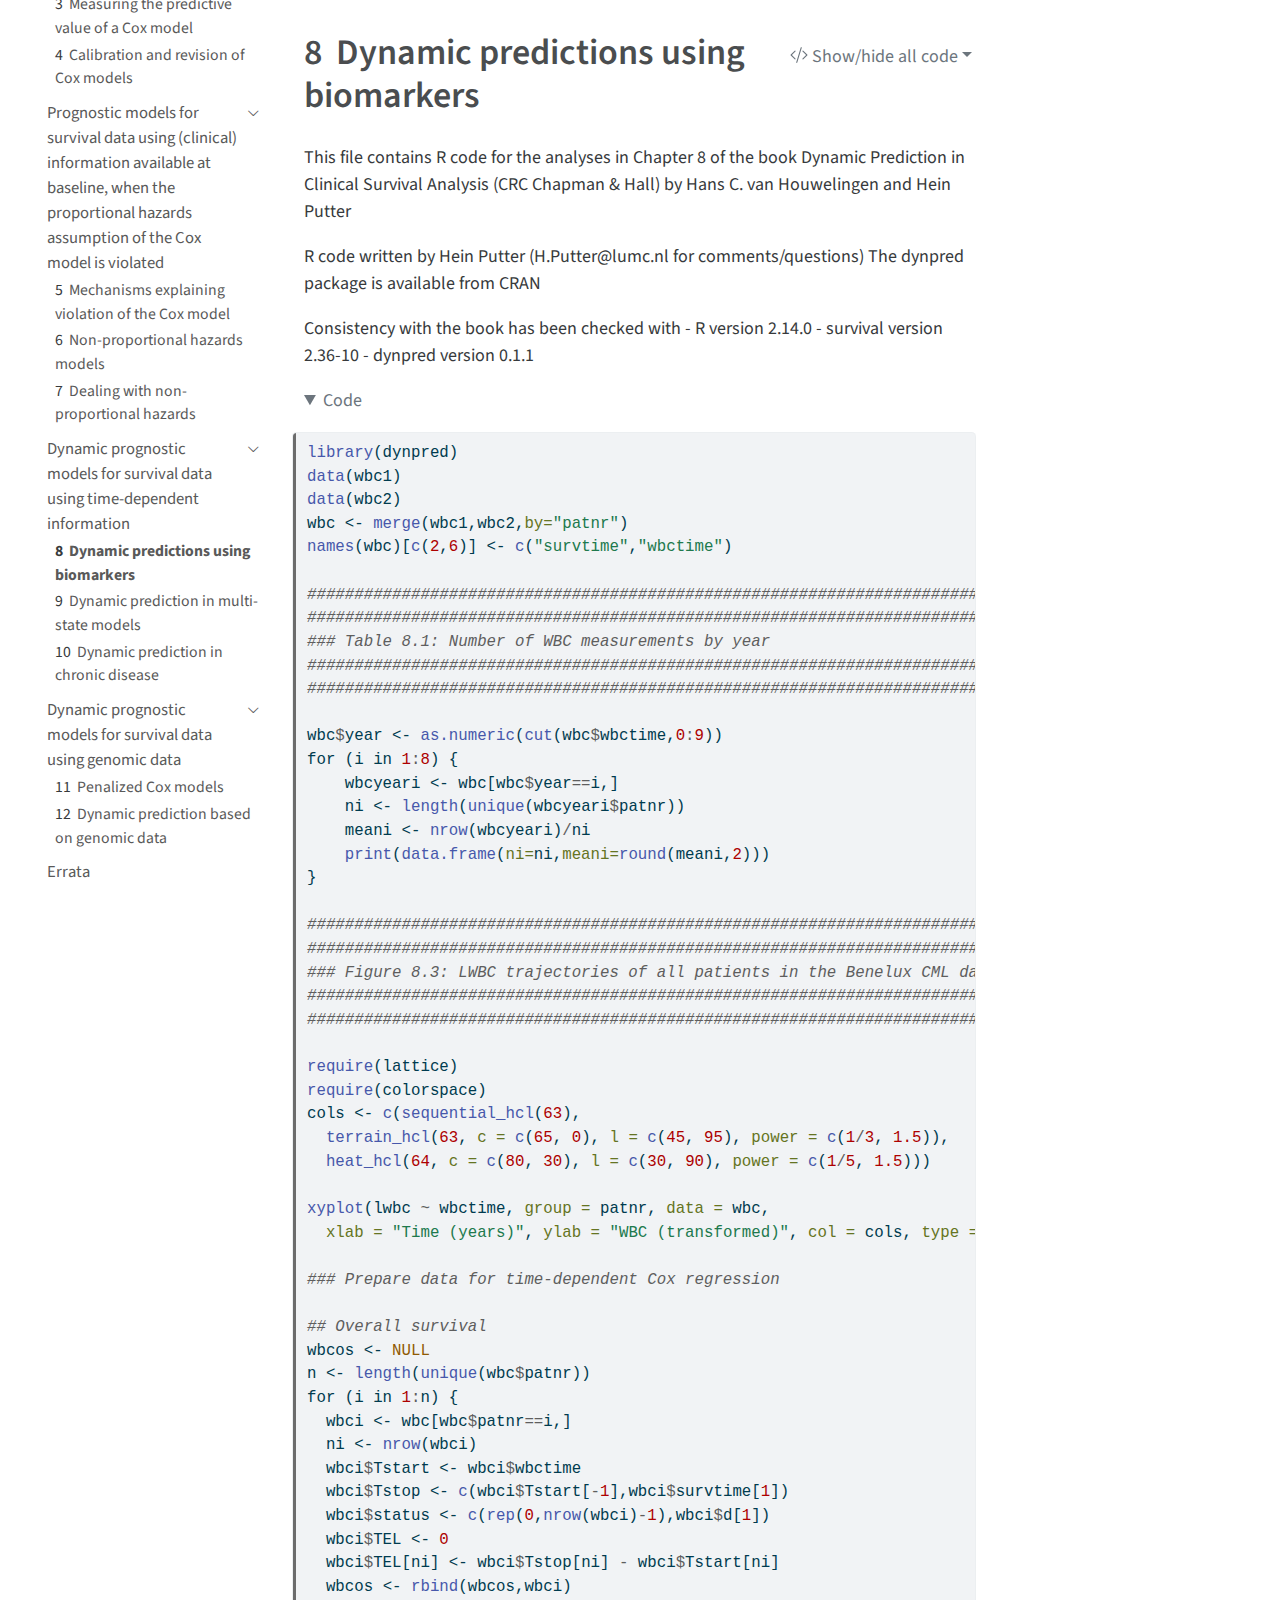
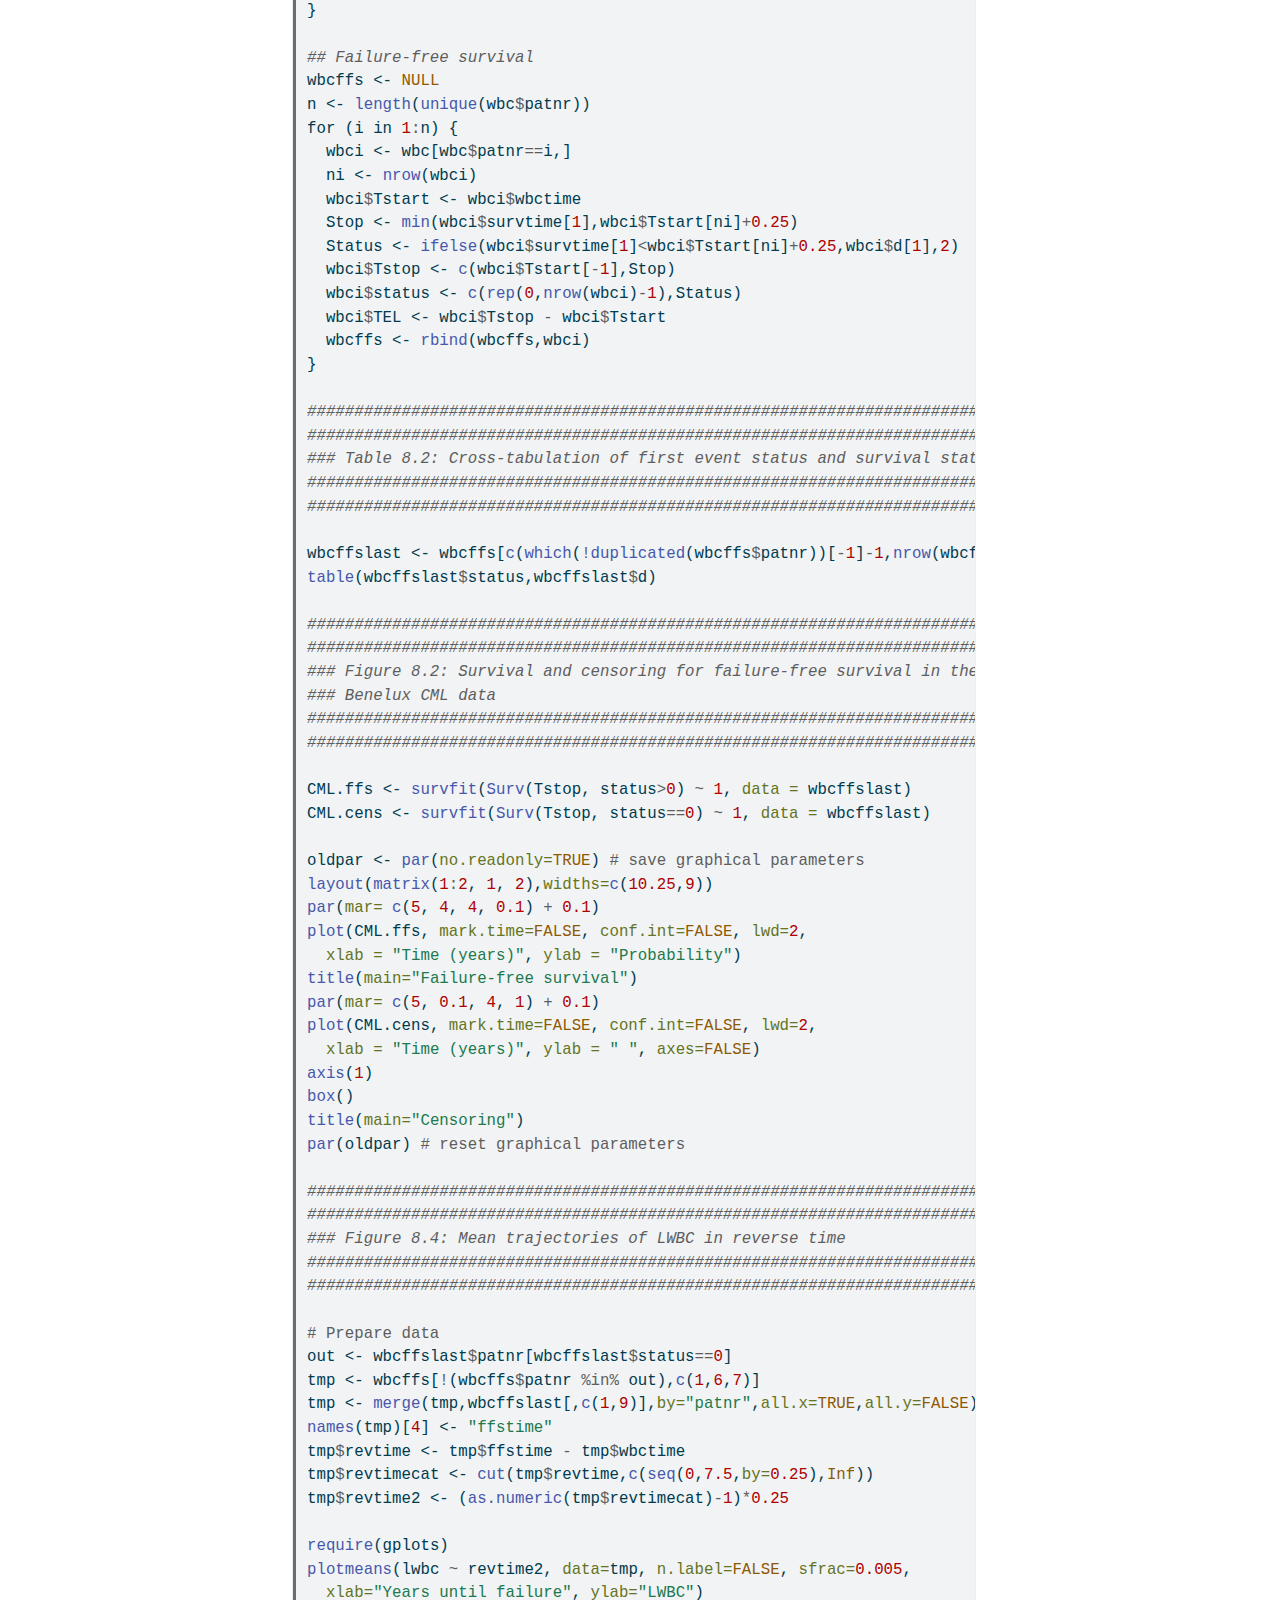
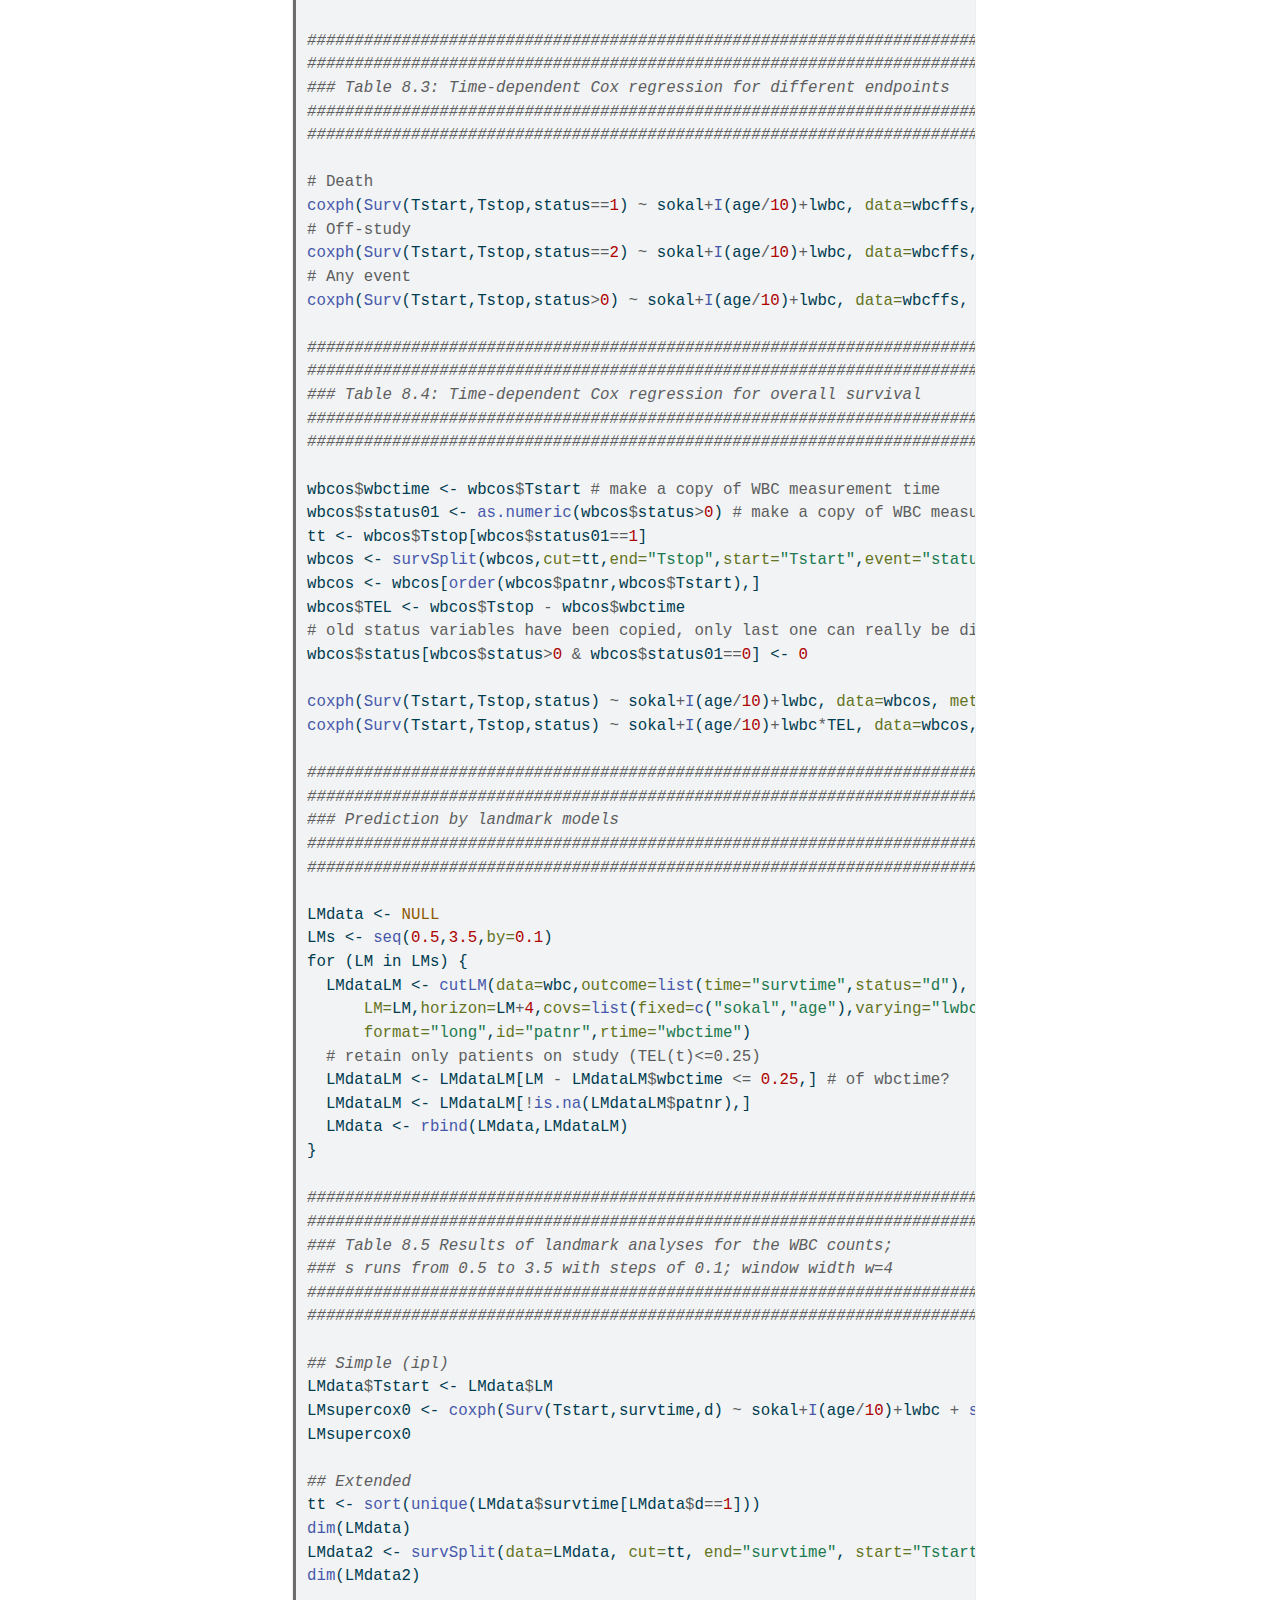
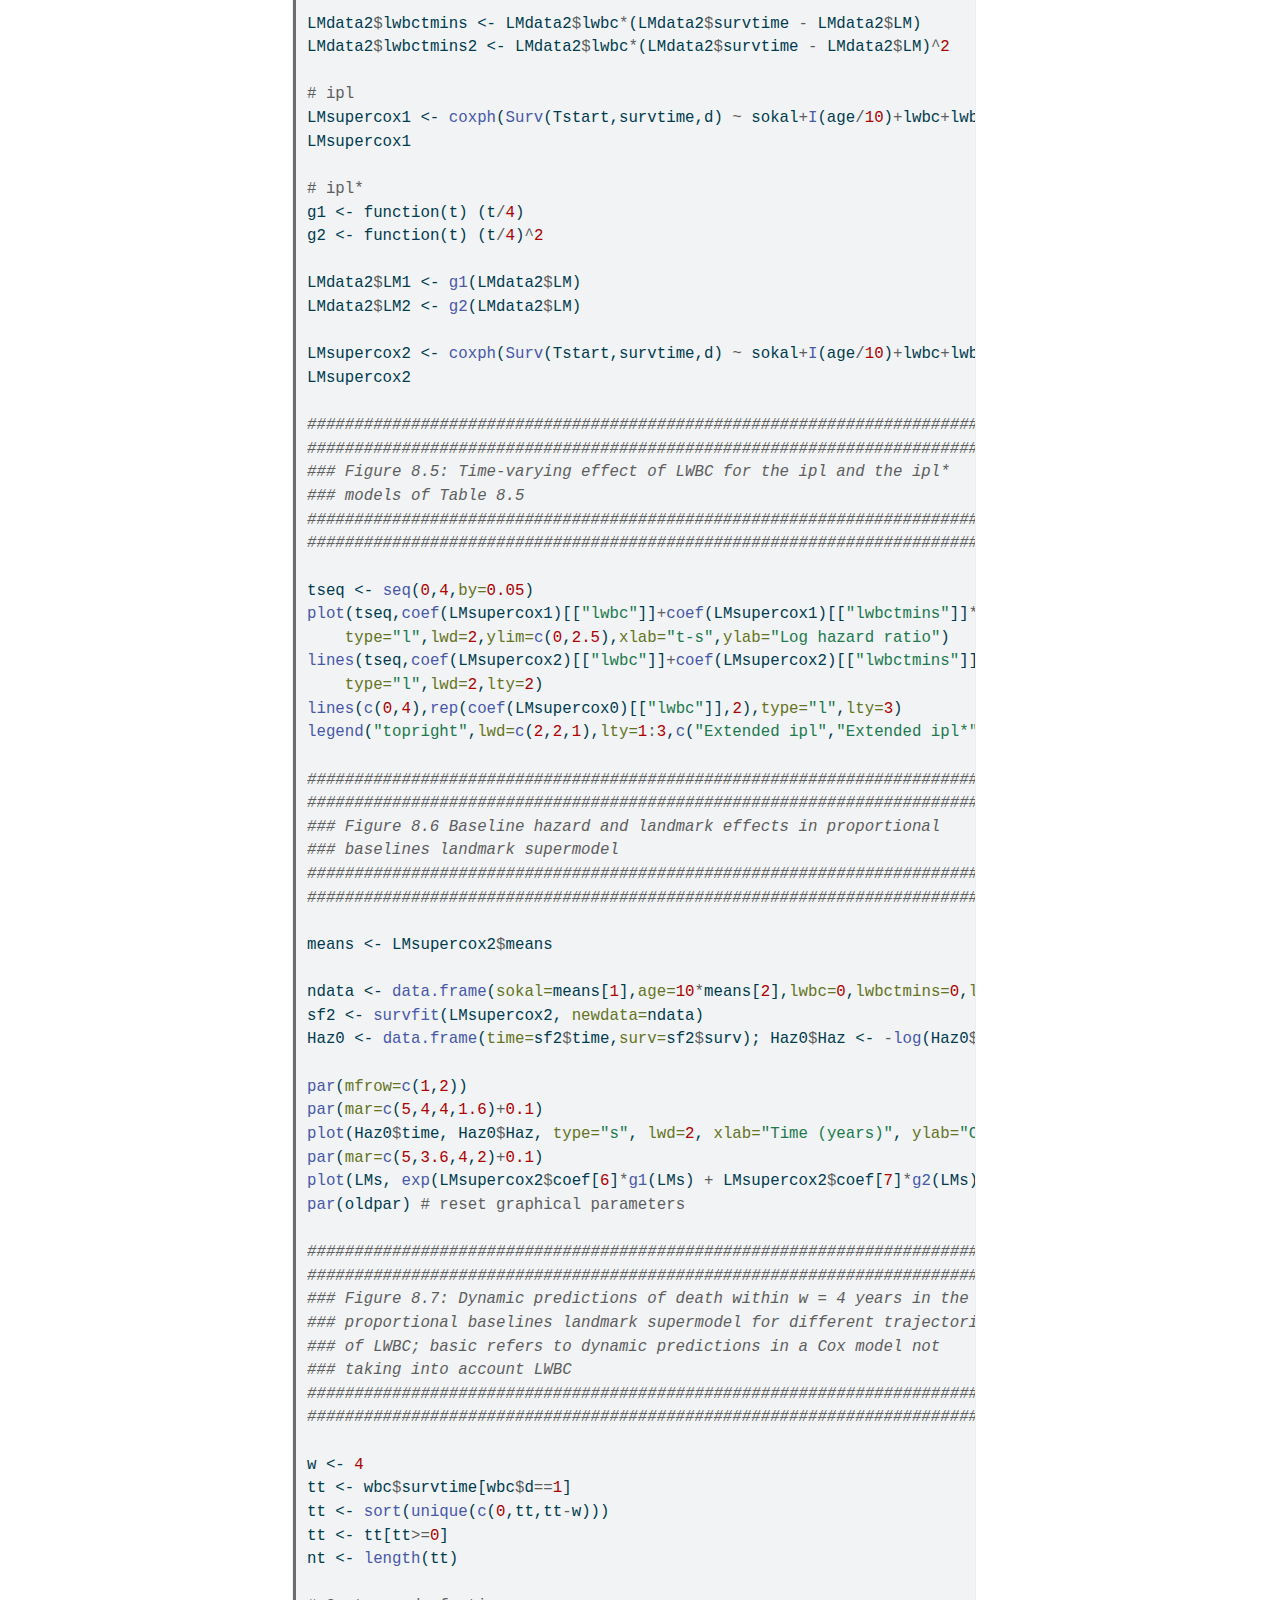
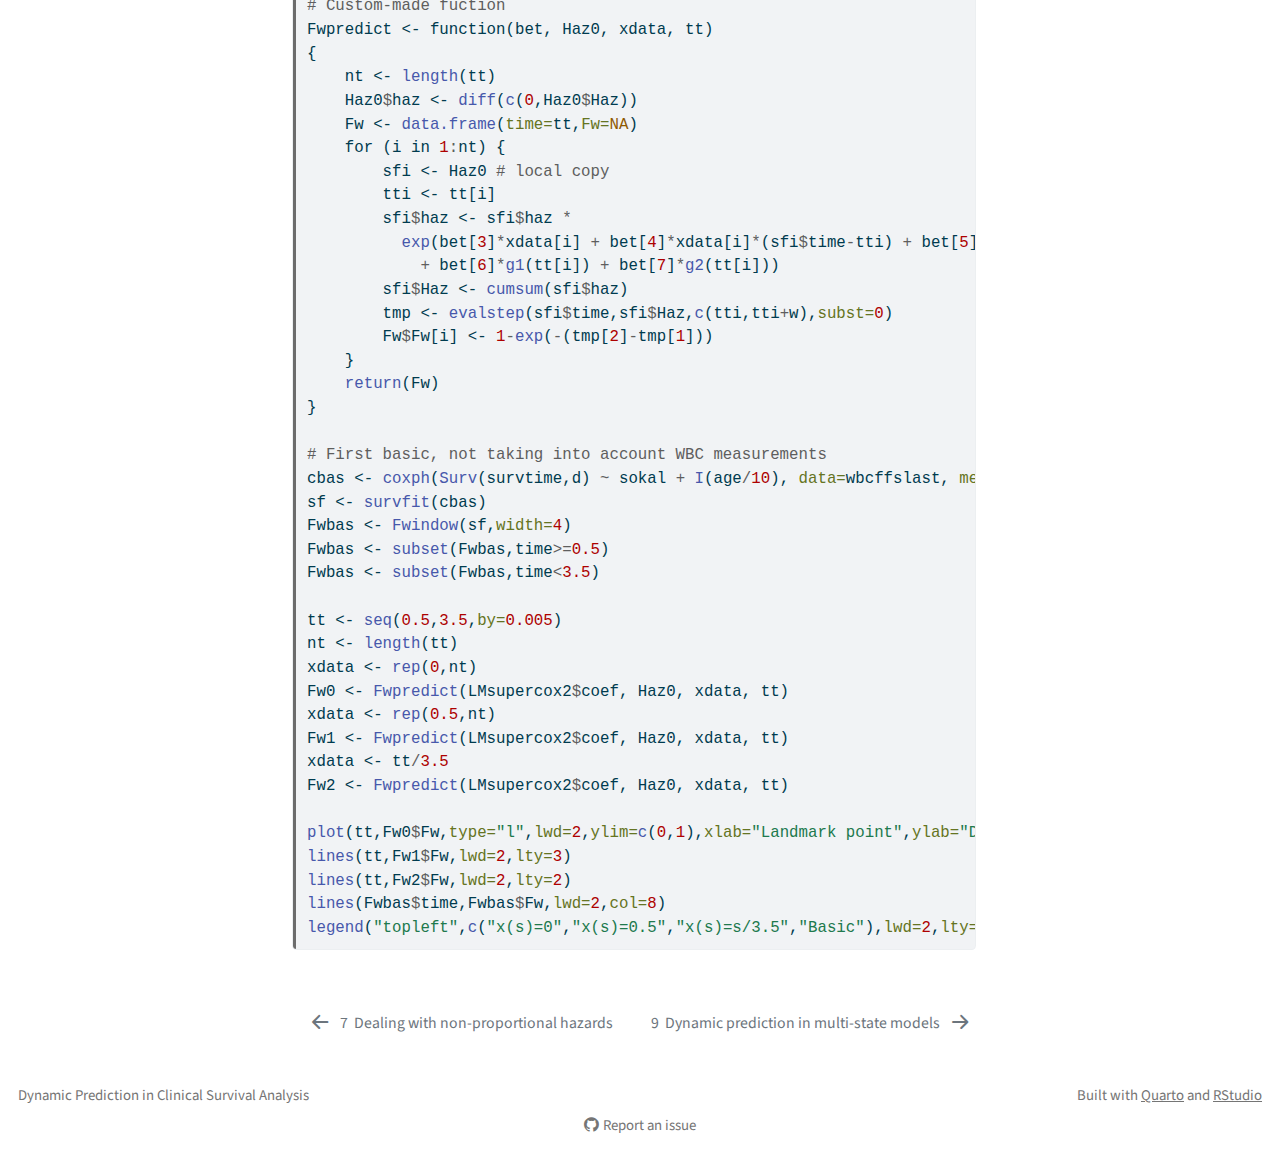
<file: docs/chapters/chapter_08.html>
<!DOCTYPE html>
<html xmlns="http://www.w3.org/1999/xhtml" lang="en" xml:lang="en"><head>

<meta charset="utf-8">
<meta name="generator" content="quarto-1.3.450">

<meta name="viewport" content="width=device-width, initial-scale=1.0, user-scalable=yes">


<title>Dynamic Prediction in Clinical Survival Analysis - 8&nbsp; Dynamic predictions using biomarkers</title>
<style>
code{white-space: pre-wrap;}
span.smallcaps{font-variant: small-caps;}
div.columns{display: flex; gap: min(4vw, 1.5em);}
div.column{flex: auto; overflow-x: auto;}
div.hanging-indent{margin-left: 1.5em; text-indent: -1.5em;}
ul.task-list{list-style: none;}
ul.task-list li input[type="checkbox"] {
  width: 0.8em;
  margin: 0 0.8em 0.2em -1em; /* quarto-specific, see https://github.com/quarto-dev/quarto-cli/issues/4556 */ 
  vertical-align: middle;
}
/* CSS for syntax highlighting */
pre > code.sourceCode { white-space: pre; position: relative; }
pre > code.sourceCode > span { display: inline-block; line-height: 1.25; }
pre > code.sourceCode > span:empty { height: 1.2em; }
.sourceCode { overflow: visible; }
code.sourceCode > span { color: inherit; text-decoration: inherit; }
div.sourceCode { margin: 1em 0; }
pre.sourceCode { margin: 0; }
@media screen {
div.sourceCode { overflow: auto; }
}
@media print {
pre > code.sourceCode { white-space: pre-wrap; }
pre > code.sourceCode > span { text-indent: -5em; padding-left: 5em; }
}
pre.numberSource code
  { counter-reset: source-line 0; }
pre.numberSource code > span
  { position: relative; left: -4em; counter-increment: source-line; }
pre.numberSource code > span > a:first-child::before
  { content: counter(source-line);
    position: relative; left: -1em; text-align: right; vertical-align: baseline;
    border: none; display: inline-block;
    -webkit-touch-callout: none; -webkit-user-select: none;
    -khtml-user-select: none; -moz-user-select: none;
    -ms-user-select: none; user-select: none;
    padding: 0 4px; width: 4em;
  }
pre.numberSource { margin-left: 3em;  padding-left: 4px; }
div.sourceCode
  {   }
@media screen {
pre > code.sourceCode > span > a:first-child::before { text-decoration: underline; }
}
</style>


<script src="../site_libs/quarto-nav/quarto-nav.js"></script>
<script src="../site_libs/quarto-nav/headroom.min.js"></script>
<script src="../site_libs/clipboard/clipboard.min.js"></script>
<script src="../site_libs/quarto-search/autocomplete.umd.js"></script>
<script src="../site_libs/quarto-search/fuse.min.js"></script>
<script src="../site_libs/quarto-search/quarto-search.js"></script>
<meta name="quarto:offset" content="../">
<link href="../chapters/chapter_09.html" rel="next">
<link href="../chapters/chapter_07.html" rel="prev">
<link href="../front-curves.png" rel="icon" type="image/png">
<script src="../site_libs/quarto-html/quarto.js"></script>
<script src="../site_libs/quarto-html/popper.min.js"></script>
<script src="../site_libs/quarto-html/tippy.umd.min.js"></script>
<script src="../site_libs/quarto-html/anchor.min.js"></script>
<link href="../site_libs/quarto-html/tippy.css" rel="stylesheet">
<link href="../site_libs/quarto-html/quarto-syntax-highlighting.css" rel="stylesheet" id="quarto-text-highlighting-styles">
<script src="../site_libs/bootstrap/bootstrap.min.js"></script>
<link href="../site_libs/bootstrap/bootstrap-icons.css" rel="stylesheet">
<link href="../site_libs/bootstrap/bootstrap.min.css" rel="stylesheet" id="quarto-bootstrap" data-mode="light">
<script id="quarto-search-options" type="application/json">{
  "location": "sidebar",
  "copy-button": false,
  "collapse-after": 3,
  "panel-placement": "start",
  "type": "textbox",
  "limit": 20,
  "language": {
    "search-no-results-text": "No results",
    "search-matching-documents-text": "matching documents",
    "search-copy-link-title": "Copy link to search",
    "search-hide-matches-text": "Hide additional matches",
    "search-more-match-text": "more match in this document",
    "search-more-matches-text": "more matches in this document",
    "search-clear-button-title": "Clear",
    "search-detached-cancel-button-title": "Cancel",
    "search-submit-button-title": "Submit",
    "search-label": "Search"
  }
}</script>


</head>

<body class="nav-sidebar floating">

<div id="quarto-search-results"></div>
  <header id="quarto-header" class="headroom fixed-top">
  <nav class="quarto-secondary-nav">
    <div class="container-fluid d-flex">
      <button type="button" class="quarto-btn-toggle btn" data-bs-toggle="collapse" data-bs-target="#quarto-sidebar,#quarto-sidebar-glass" aria-controls="quarto-sidebar" aria-expanded="false" aria-label="Toggle sidebar navigation" onclick="if (window.quartoToggleHeadroom) { window.quartoToggleHeadroom(); }">
        <i class="bi bi-layout-text-sidebar-reverse"></i>
      </button>
      <nav class="quarto-page-breadcrumbs" aria-label="breadcrumb"><ol class="breadcrumb"><li class="breadcrumb-item"><a href="../chapters/chapter_08.html">Dynamic prognostic models for survival data using time-dependent information</a></li><li class="breadcrumb-item"><a href="../chapters/chapter_08.html"><span class="chapter-number">8</span>&nbsp; <span class="chapter-title">Dynamic predictions using biomarkers</span></a></li></ol></nav>
      <a class="flex-grow-1" role="button" data-bs-toggle="collapse" data-bs-target="#quarto-sidebar,#quarto-sidebar-glass" aria-controls="quarto-sidebar" aria-expanded="false" aria-label="Toggle sidebar navigation" onclick="if (window.quartoToggleHeadroom) { window.quartoToggleHeadroom(); }">      
      </a>
      <button type="button" class="btn quarto-search-button" aria-label="" onclick="window.quartoOpenSearch();">
        <i class="bi bi-search"></i>
      </button>
    </div>
  </nav>
</header>
<!-- content -->
<div id="quarto-content" class="quarto-container page-columns page-rows-contents page-layout-article">
<!-- sidebar -->
  <nav id="quarto-sidebar" class="sidebar collapse collapse-horizontal sidebar-navigation floating overflow-auto">
    <div class="pt-lg-2 mt-2 text-left sidebar-header sidebar-header-stacked">
      <a href="../index.html" class="sidebar-logo-link">
      <img src="../front-curves.png" alt="" class="sidebar-logo py-0 d-lg-inline d-none">
      </a>
    <div class="sidebar-title mb-0 py-0">
      <a href="../"></a> 
        <div class="sidebar-tools-main">
    <a href="https://github.com/survival-lumc/DynamicPrediction-book" rel="" title="Source Code" class="quarto-navigation-tool px-1" aria-label="Source Code"><i class="bi bi-github"></i></a>
</div>
    </div>
      </div>
        <div class="mt-2 flex-shrink-0 align-items-center">
        <div class="sidebar-search">
        <div id="quarto-search" class="" title="Search"></div>
        </div>
        </div>
    <div class="sidebar-menu-container"> 
    <ul class="list-unstyled mt-1">
        <li class="sidebar-item">
  <div class="sidebar-item-container"> 
  <a href="../index.html" class="sidebar-item-text sidebar-link">
 <span class="menu-text">Preface</span></a>
  </div>
</li>
        <li class="sidebar-item sidebar-item-section">
      <div class="sidebar-item-container"> 
            <a class="sidebar-item-text sidebar-link text-start" data-bs-toggle="collapse" data-bs-target="#quarto-sidebar-section-1" aria-expanded="true">
 <span class="menu-text">Prognostic models for survival data using (clinical) information available at baseline, based on the Cox model</span></a>
          <a class="sidebar-item-toggle text-start" data-bs-toggle="collapse" data-bs-target="#quarto-sidebar-section-1" aria-expanded="true" aria-label="Toggle section">
            <i class="bi bi-chevron-right ms-2"></i>
          </a> 
      </div>
      <ul id="quarto-sidebar-section-1" class="collapse list-unstyled sidebar-section depth1 show">  
          <li class="sidebar-item">
  <div class="sidebar-item-container"> 
  <a href="../chapters/chapter_01.html" class="sidebar-item-text sidebar-link">
 <span class="menu-text"><span class="chapter-number">1</span>&nbsp; <span class="chapter-title">The special nature of survival data</span></span></a>
  </div>
</li>
          <li class="sidebar-item">
  <div class="sidebar-item-container"> 
  <a href="../chapters/chapter_02.html" class="sidebar-item-text sidebar-link">
 <span class="menu-text"><span class="chapter-number">2</span>&nbsp; <span class="chapter-title">Cox regression model</span></span></a>
  </div>
</li>
          <li class="sidebar-item">
  <div class="sidebar-item-container"> 
  <a href="../chapters/chapter_03.html" class="sidebar-item-text sidebar-link">
 <span class="menu-text"><span class="chapter-number">3</span>&nbsp; <span class="chapter-title">Measuring the predictive value of a Cox model</span></span></a>
  </div>
</li>
          <li class="sidebar-item">
  <div class="sidebar-item-container"> 
  <a href="../chapters/chapter_04.html" class="sidebar-item-text sidebar-link">
 <span class="menu-text"><span class="chapter-number">4</span>&nbsp; <span class="chapter-title">Calibration and revision of Cox models</span></span></a>
  </div>
</li>
      </ul>
  </li>
        <li class="sidebar-item sidebar-item-section">
      <div class="sidebar-item-container"> 
            <a class="sidebar-item-text sidebar-link text-start" data-bs-toggle="collapse" data-bs-target="#quarto-sidebar-section-2" aria-expanded="true">
 <span class="menu-text">Prognostic models for survival data using (clinical) information available at baseline, when the proportional hazards assumption of the Cox model is violated</span></a>
          <a class="sidebar-item-toggle text-start" data-bs-toggle="collapse" data-bs-target="#quarto-sidebar-section-2" aria-expanded="true" aria-label="Toggle section">
            <i class="bi bi-chevron-right ms-2"></i>
          </a> 
      </div>
      <ul id="quarto-sidebar-section-2" class="collapse list-unstyled sidebar-section depth1 show">  
          <li class="sidebar-item">
  <div class="sidebar-item-container"> 
  <a href="../chapters/chapter_05.html" class="sidebar-item-text sidebar-link">
 <span class="menu-text"><span class="chapter-number">5</span>&nbsp; <span class="chapter-title">Mechanisms explaining violation of the Cox model</span></span></a>
  </div>
</li>
          <li class="sidebar-item">
  <div class="sidebar-item-container"> 
  <a href="../chapters/chapter_06.html" class="sidebar-item-text sidebar-link">
 <span class="menu-text"><span class="chapter-number">6</span>&nbsp; <span class="chapter-title">Non-proportional hazards models</span></span></a>
  </div>
</li>
          <li class="sidebar-item">
  <div class="sidebar-item-container"> 
  <a href="../chapters/chapter_07.html" class="sidebar-item-text sidebar-link">
 <span class="menu-text"><span class="chapter-number">7</span>&nbsp; <span class="chapter-title">Dealing with non-proportional hazards</span></span></a>
  </div>
</li>
      </ul>
  </li>
        <li class="sidebar-item sidebar-item-section">
      <div class="sidebar-item-container"> 
            <a class="sidebar-item-text sidebar-link text-start" data-bs-toggle="collapse" data-bs-target="#quarto-sidebar-section-3" aria-expanded="true">
 <span class="menu-text">Dynamic prognostic models for survival data using time-dependent information</span></a>
          <a class="sidebar-item-toggle text-start" data-bs-toggle="collapse" data-bs-target="#quarto-sidebar-section-3" aria-expanded="true" aria-label="Toggle section">
            <i class="bi bi-chevron-right ms-2"></i>
          </a> 
      </div>
      <ul id="quarto-sidebar-section-3" class="collapse list-unstyled sidebar-section depth1 show">  
          <li class="sidebar-item">
  <div class="sidebar-item-container"> 
  <a href="../chapters/chapter_08.html" class="sidebar-item-text sidebar-link active">
 <span class="menu-text"><span class="chapter-number">8</span>&nbsp; <span class="chapter-title">Dynamic predictions using biomarkers</span></span></a>
  </div>
</li>
          <li class="sidebar-item">
  <div class="sidebar-item-container"> 
  <a href="../chapters/chapter_09.html" class="sidebar-item-text sidebar-link">
 <span class="menu-text"><span class="chapter-number">9</span>&nbsp; <span class="chapter-title">Dynamic prediction in multi-state models</span></span></a>
  </div>
</li>
          <li class="sidebar-item">
  <div class="sidebar-item-container"> 
  <a href="../chapters/chapter_10.html" class="sidebar-item-text sidebar-link">
 <span class="menu-text"><span class="chapter-number">10</span>&nbsp; <span class="chapter-title">Dynamic prediction in chronic disease</span></span></a>
  </div>
</li>
      </ul>
  </li>
        <li class="sidebar-item sidebar-item-section">
      <div class="sidebar-item-container"> 
            <a class="sidebar-item-text sidebar-link text-start" data-bs-toggle="collapse" data-bs-target="#quarto-sidebar-section-4" aria-expanded="true">
 <span class="menu-text">Dynamic prognostic models for survival data using genomic data</span></a>
          <a class="sidebar-item-toggle text-start" data-bs-toggle="collapse" data-bs-target="#quarto-sidebar-section-4" aria-expanded="true" aria-label="Toggle section">
            <i class="bi bi-chevron-right ms-2"></i>
          </a> 
      </div>
      <ul id="quarto-sidebar-section-4" class="collapse list-unstyled sidebar-section depth1 show">  
          <li class="sidebar-item">
  <div class="sidebar-item-container"> 
  <a href="../chapters/chapter_11.html" class="sidebar-item-text sidebar-link">
 <span class="menu-text"><span class="chapter-number">11</span>&nbsp; <span class="chapter-title">Penalized Cox models</span></span></a>
  </div>
</li>
          <li class="sidebar-item">
  <div class="sidebar-item-container"> 
  <a href="../chapters/chapter_12.html" class="sidebar-item-text sidebar-link">
 <span class="menu-text"><span class="chapter-number">12</span>&nbsp; <span class="chapter-title">Dynamic prediction based on genomic data</span></span></a>
  </div>
</li>
      </ul>
  </li>
        <li class="sidebar-item">
  <div class="sidebar-item-container"> 
  <a href="../errata.html" class="sidebar-item-text sidebar-link">
 <span class="menu-text">Errata</span></a>
  </div>
</li>
    </ul>
    </div>
</nav>
<div id="quarto-sidebar-glass" data-bs-toggle="collapse" data-bs-target="#quarto-sidebar,#quarto-sidebar-glass"></div>
<!-- margin-sidebar -->
    <div id="quarto-margin-sidebar" class="sidebar margin-sidebar">
        
    </div>
<!-- main -->
<main class="content" id="quarto-document-content">

<header id="title-block-header" class="quarto-title-block default">
<div class="quarto-title">
<div class="quarto-title-block"><div><h1 class="title"><span class="chapter-number">8</span>&nbsp; <span class="chapter-title">Dynamic predictions using biomarkers</span></h1><button type="button" class="btn code-tools-button dropdown-toggle" id="quarto-code-tools-menu" data-bs-toggle="dropdown" aria-expanded="false"><i class="bi"></i> Show/hide all code</button><ul class="dropdown-menu dropdown-menu-end" aria-labelelledby="quarto-code-tools-menu"><li><a id="quarto-show-all-code" class="dropdown-item" href="javascript:void(0)" role="button">Show All Code</a></li><li><a id="quarto-hide-all-code" class="dropdown-item" href="javascript:void(0)" role="button">Hide All Code</a></li></ul></div></div>
</div>



<div class="quarto-title-meta">

    
  
    
  </div>
  

</header>

<p>This file contains R code for the analyses in Chapter 8 of the book Dynamic Prediction in Clinical Survival Analysis (CRC Chapman &amp; Hall) by Hans C. van Houwelingen and Hein Putter</p>
<p>R code written by Hein Putter (H.Putter@lumc.nl for comments/questions) The dynpred package is available from CRAN</p>
<p>Consistency with the book has been checked with - R version 2.14.0 - survival version 2.36-10 - dynpred version 0.1.1</p>
<div class="cell" data-hash="chapter_08_cache/html/figbla_07dfb7130ac2bb1e8a5e52f07f2efab1">
<details open="">
<summary>Code</summary>
<div class="sourceCode cell-code" id="cb1"><pre class="sourceCode r code-with-copy"><code class="sourceCode r"><span id="cb1-1"><a href="#cb1-1" aria-hidden="true" tabindex="-1"></a><span class="fu">library</span>(dynpred)</span>
<span id="cb1-2"><a href="#cb1-2" aria-hidden="true" tabindex="-1"></a><span class="fu">data</span>(wbc1)</span>
<span id="cb1-3"><a href="#cb1-3" aria-hidden="true" tabindex="-1"></a><span class="fu">data</span>(wbc2)</span>
<span id="cb1-4"><a href="#cb1-4" aria-hidden="true" tabindex="-1"></a>wbc <span class="ot">&lt;-</span> <span class="fu">merge</span>(wbc1,wbc2,<span class="at">by=</span><span class="st">"patnr"</span>)</span>
<span id="cb1-5"><a href="#cb1-5" aria-hidden="true" tabindex="-1"></a><span class="fu">names</span>(wbc)[<span class="fu">c</span>(<span class="dv">2</span>,<span class="dv">6</span>)] <span class="ot">&lt;-</span> <span class="fu">c</span>(<span class="st">"survtime"</span>,<span class="st">"wbctime"</span>)</span>
<span id="cb1-6"><a href="#cb1-6" aria-hidden="true" tabindex="-1"></a></span>
<span id="cb1-7"><a href="#cb1-7" aria-hidden="true" tabindex="-1"></a><span class="do">###############################################################################</span></span>
<span id="cb1-8"><a href="#cb1-8" aria-hidden="true" tabindex="-1"></a><span class="do">###############################################################################</span></span>
<span id="cb1-9"><a href="#cb1-9" aria-hidden="true" tabindex="-1"></a><span class="do">### Table 8.1: Number of WBC measurements by year</span></span>
<span id="cb1-10"><a href="#cb1-10" aria-hidden="true" tabindex="-1"></a><span class="do">###############################################################################</span></span>
<span id="cb1-11"><a href="#cb1-11" aria-hidden="true" tabindex="-1"></a><span class="do">###############################################################################</span></span>
<span id="cb1-12"><a href="#cb1-12" aria-hidden="true" tabindex="-1"></a></span>
<span id="cb1-13"><a href="#cb1-13" aria-hidden="true" tabindex="-1"></a>wbc<span class="sc">$</span>year <span class="ot">&lt;-</span> <span class="fu">as.numeric</span>(<span class="fu">cut</span>(wbc<span class="sc">$</span>wbctime,<span class="dv">0</span><span class="sc">:</span><span class="dv">9</span>))</span>
<span id="cb1-14"><a href="#cb1-14" aria-hidden="true" tabindex="-1"></a><span class="cf">for</span> (i <span class="cf">in</span> <span class="dv">1</span><span class="sc">:</span><span class="dv">8</span>) {</span>
<span id="cb1-15"><a href="#cb1-15" aria-hidden="true" tabindex="-1"></a>    wbcyeari <span class="ot">&lt;-</span> wbc[wbc<span class="sc">$</span>year<span class="sc">==</span>i,]</span>
<span id="cb1-16"><a href="#cb1-16" aria-hidden="true" tabindex="-1"></a>    ni <span class="ot">&lt;-</span> <span class="fu">length</span>(<span class="fu">unique</span>(wbcyeari<span class="sc">$</span>patnr))</span>
<span id="cb1-17"><a href="#cb1-17" aria-hidden="true" tabindex="-1"></a>    meani <span class="ot">&lt;-</span> <span class="fu">nrow</span>(wbcyeari)<span class="sc">/</span>ni</span>
<span id="cb1-18"><a href="#cb1-18" aria-hidden="true" tabindex="-1"></a>    <span class="fu">print</span>(<span class="fu">data.frame</span>(<span class="at">ni=</span>ni,<span class="at">meani=</span><span class="fu">round</span>(meani,<span class="dv">2</span>)))</span>
<span id="cb1-19"><a href="#cb1-19" aria-hidden="true" tabindex="-1"></a>}</span>
<span id="cb1-20"><a href="#cb1-20" aria-hidden="true" tabindex="-1"></a></span>
<span id="cb1-21"><a href="#cb1-21" aria-hidden="true" tabindex="-1"></a><span class="do">###############################################################################</span></span>
<span id="cb1-22"><a href="#cb1-22" aria-hidden="true" tabindex="-1"></a><span class="do">###############################################################################</span></span>
<span id="cb1-23"><a href="#cb1-23" aria-hidden="true" tabindex="-1"></a><span class="do">### Figure 8.3: LWBC trajectories of all patients in the Benelux CML data</span></span>
<span id="cb1-24"><a href="#cb1-24" aria-hidden="true" tabindex="-1"></a><span class="do">###############################################################################</span></span>
<span id="cb1-25"><a href="#cb1-25" aria-hidden="true" tabindex="-1"></a><span class="do">###############################################################################</span></span>
<span id="cb1-26"><a href="#cb1-26" aria-hidden="true" tabindex="-1"></a></span>
<span id="cb1-27"><a href="#cb1-27" aria-hidden="true" tabindex="-1"></a><span class="fu">require</span>(lattice)</span>
<span id="cb1-28"><a href="#cb1-28" aria-hidden="true" tabindex="-1"></a><span class="fu">require</span>(colorspace)</span>
<span id="cb1-29"><a href="#cb1-29" aria-hidden="true" tabindex="-1"></a>cols <span class="ot">&lt;-</span> <span class="fu">c</span>(<span class="fu">sequential_hcl</span>(<span class="dv">63</span>),</span>
<span id="cb1-30"><a href="#cb1-30" aria-hidden="true" tabindex="-1"></a>  <span class="fu">terrain_hcl</span>(<span class="dv">63</span>, <span class="at">c =</span> <span class="fu">c</span>(<span class="dv">65</span>, <span class="dv">0</span>), <span class="at">l =</span> <span class="fu">c</span>(<span class="dv">45</span>, <span class="dv">95</span>), <span class="at">power =</span> <span class="fu">c</span>(<span class="dv">1</span><span class="sc">/</span><span class="dv">3</span>, <span class="fl">1.5</span>)),</span>
<span id="cb1-31"><a href="#cb1-31" aria-hidden="true" tabindex="-1"></a>  <span class="fu">heat_hcl</span>(<span class="dv">64</span>, <span class="at">c =</span> <span class="fu">c</span>(<span class="dv">80</span>, <span class="dv">30</span>), <span class="at">l =</span> <span class="fu">c</span>(<span class="dv">30</span>, <span class="dv">90</span>), <span class="at">power =</span> <span class="fu">c</span>(<span class="dv">1</span><span class="sc">/</span><span class="dv">5</span>, <span class="fl">1.5</span>)))</span>
<span id="cb1-32"><a href="#cb1-32" aria-hidden="true" tabindex="-1"></a></span>
<span id="cb1-33"><a href="#cb1-33" aria-hidden="true" tabindex="-1"></a><span class="fu">xyplot</span>(lwbc <span class="sc">~</span> wbctime, <span class="at">group =</span> patnr, <span class="at">data =</span> wbc,</span>
<span id="cb1-34"><a href="#cb1-34" aria-hidden="true" tabindex="-1"></a>  <span class="at">xlab =</span> <span class="st">"Time (years)"</span>, <span class="at">ylab =</span> <span class="st">"WBC (transformed)"</span>, <span class="at">col =</span> cols, <span class="at">type =</span> <span class="st">"l"</span>)</span>
<span id="cb1-35"><a href="#cb1-35" aria-hidden="true" tabindex="-1"></a></span>
<span id="cb1-36"><a href="#cb1-36" aria-hidden="true" tabindex="-1"></a><span class="do">### Prepare data for time-dependent Cox regression</span></span>
<span id="cb1-37"><a href="#cb1-37" aria-hidden="true" tabindex="-1"></a></span>
<span id="cb1-38"><a href="#cb1-38" aria-hidden="true" tabindex="-1"></a><span class="do">## Overall survival</span></span>
<span id="cb1-39"><a href="#cb1-39" aria-hidden="true" tabindex="-1"></a>wbcos <span class="ot">&lt;-</span> <span class="cn">NULL</span></span>
<span id="cb1-40"><a href="#cb1-40" aria-hidden="true" tabindex="-1"></a>n <span class="ot">&lt;-</span> <span class="fu">length</span>(<span class="fu">unique</span>(wbc<span class="sc">$</span>patnr))</span>
<span id="cb1-41"><a href="#cb1-41" aria-hidden="true" tabindex="-1"></a><span class="cf">for</span> (i <span class="cf">in</span> <span class="dv">1</span><span class="sc">:</span>n) {</span>
<span id="cb1-42"><a href="#cb1-42" aria-hidden="true" tabindex="-1"></a>  wbci <span class="ot">&lt;-</span> wbc[wbc<span class="sc">$</span>patnr<span class="sc">==</span>i,]</span>
<span id="cb1-43"><a href="#cb1-43" aria-hidden="true" tabindex="-1"></a>  ni <span class="ot">&lt;-</span> <span class="fu">nrow</span>(wbci)</span>
<span id="cb1-44"><a href="#cb1-44" aria-hidden="true" tabindex="-1"></a>  wbci<span class="sc">$</span>Tstart <span class="ot">&lt;-</span> wbci<span class="sc">$</span>wbctime</span>
<span id="cb1-45"><a href="#cb1-45" aria-hidden="true" tabindex="-1"></a>  wbci<span class="sc">$</span>Tstop <span class="ot">&lt;-</span> <span class="fu">c</span>(wbci<span class="sc">$</span>Tstart[<span class="sc">-</span><span class="dv">1</span>],wbci<span class="sc">$</span>survtime[<span class="dv">1</span>])</span>
<span id="cb1-46"><a href="#cb1-46" aria-hidden="true" tabindex="-1"></a>  wbci<span class="sc">$</span>status <span class="ot">&lt;-</span> <span class="fu">c</span>(<span class="fu">rep</span>(<span class="dv">0</span>,<span class="fu">nrow</span>(wbci)<span class="sc">-</span><span class="dv">1</span>),wbci<span class="sc">$</span>d[<span class="dv">1</span>])</span>
<span id="cb1-47"><a href="#cb1-47" aria-hidden="true" tabindex="-1"></a>  wbci<span class="sc">$</span>TEL <span class="ot">&lt;-</span> <span class="dv">0</span></span>
<span id="cb1-48"><a href="#cb1-48" aria-hidden="true" tabindex="-1"></a>  wbci<span class="sc">$</span>TEL[ni] <span class="ot">&lt;-</span> wbci<span class="sc">$</span>Tstop[ni] <span class="sc">-</span> wbci<span class="sc">$</span>Tstart[ni]</span>
<span id="cb1-49"><a href="#cb1-49" aria-hidden="true" tabindex="-1"></a>  wbcos <span class="ot">&lt;-</span> <span class="fu">rbind</span>(wbcos,wbci)</span>
<span id="cb1-50"><a href="#cb1-50" aria-hidden="true" tabindex="-1"></a>}</span>
<span id="cb1-51"><a href="#cb1-51" aria-hidden="true" tabindex="-1"></a></span>
<span id="cb1-52"><a href="#cb1-52" aria-hidden="true" tabindex="-1"></a><span class="do">## Failure-free survival</span></span>
<span id="cb1-53"><a href="#cb1-53" aria-hidden="true" tabindex="-1"></a>wbcffs <span class="ot">&lt;-</span> <span class="cn">NULL</span></span>
<span id="cb1-54"><a href="#cb1-54" aria-hidden="true" tabindex="-1"></a>n <span class="ot">&lt;-</span> <span class="fu">length</span>(<span class="fu">unique</span>(wbc<span class="sc">$</span>patnr))</span>
<span id="cb1-55"><a href="#cb1-55" aria-hidden="true" tabindex="-1"></a><span class="cf">for</span> (i <span class="cf">in</span> <span class="dv">1</span><span class="sc">:</span>n) {</span>
<span id="cb1-56"><a href="#cb1-56" aria-hidden="true" tabindex="-1"></a>  wbci <span class="ot">&lt;-</span> wbc[wbc<span class="sc">$</span>patnr<span class="sc">==</span>i,]</span>
<span id="cb1-57"><a href="#cb1-57" aria-hidden="true" tabindex="-1"></a>  ni <span class="ot">&lt;-</span> <span class="fu">nrow</span>(wbci)</span>
<span id="cb1-58"><a href="#cb1-58" aria-hidden="true" tabindex="-1"></a>  wbci<span class="sc">$</span>Tstart <span class="ot">&lt;-</span> wbci<span class="sc">$</span>wbctime</span>
<span id="cb1-59"><a href="#cb1-59" aria-hidden="true" tabindex="-1"></a>  Stop <span class="ot">&lt;-</span> <span class="fu">min</span>(wbci<span class="sc">$</span>survtime[<span class="dv">1</span>],wbci<span class="sc">$</span>Tstart[ni]<span class="sc">+</span><span class="fl">0.25</span>)</span>
<span id="cb1-60"><a href="#cb1-60" aria-hidden="true" tabindex="-1"></a>  Status <span class="ot">&lt;-</span> <span class="fu">ifelse</span>(wbci<span class="sc">$</span>survtime[<span class="dv">1</span>]<span class="sc">&lt;</span>wbci<span class="sc">$</span>Tstart[ni]<span class="sc">+</span><span class="fl">0.25</span>,wbci<span class="sc">$</span>d[<span class="dv">1</span>],<span class="dv">2</span>)</span>
<span id="cb1-61"><a href="#cb1-61" aria-hidden="true" tabindex="-1"></a>  wbci<span class="sc">$</span>Tstop <span class="ot">&lt;-</span> <span class="fu">c</span>(wbci<span class="sc">$</span>Tstart[<span class="sc">-</span><span class="dv">1</span>],Stop)</span>
<span id="cb1-62"><a href="#cb1-62" aria-hidden="true" tabindex="-1"></a>  wbci<span class="sc">$</span>status <span class="ot">&lt;-</span> <span class="fu">c</span>(<span class="fu">rep</span>(<span class="dv">0</span>,<span class="fu">nrow</span>(wbci)<span class="sc">-</span><span class="dv">1</span>),Status)</span>
<span id="cb1-63"><a href="#cb1-63" aria-hidden="true" tabindex="-1"></a>  wbci<span class="sc">$</span>TEL <span class="ot">&lt;-</span> wbci<span class="sc">$</span>Tstop <span class="sc">-</span> wbci<span class="sc">$</span>Tstart</span>
<span id="cb1-64"><a href="#cb1-64" aria-hidden="true" tabindex="-1"></a>  wbcffs <span class="ot">&lt;-</span> <span class="fu">rbind</span>(wbcffs,wbci)</span>
<span id="cb1-65"><a href="#cb1-65" aria-hidden="true" tabindex="-1"></a>}</span>
<span id="cb1-66"><a href="#cb1-66" aria-hidden="true" tabindex="-1"></a></span>
<span id="cb1-67"><a href="#cb1-67" aria-hidden="true" tabindex="-1"></a><span class="do">###############################################################################</span></span>
<span id="cb1-68"><a href="#cb1-68" aria-hidden="true" tabindex="-1"></a><span class="do">###############################################################################</span></span>
<span id="cb1-69"><a href="#cb1-69" aria-hidden="true" tabindex="-1"></a><span class="do">### Table 8.2: Cross-tabulation of first event status and survival status</span></span>
<span id="cb1-70"><a href="#cb1-70" aria-hidden="true" tabindex="-1"></a><span class="do">###############################################################################</span></span>
<span id="cb1-71"><a href="#cb1-71" aria-hidden="true" tabindex="-1"></a><span class="do">###############################################################################</span></span>
<span id="cb1-72"><a href="#cb1-72" aria-hidden="true" tabindex="-1"></a></span>
<span id="cb1-73"><a href="#cb1-73" aria-hidden="true" tabindex="-1"></a>wbcffslast <span class="ot">&lt;-</span> wbcffs[<span class="fu">c</span>(<span class="fu">which</span>(<span class="sc">!</span><span class="fu">duplicated</span>(wbcffs<span class="sc">$</span>patnr))[<span class="sc">-</span><span class="dv">1</span>]<span class="sc">-</span><span class="dv">1</span>,<span class="fu">nrow</span>(wbcffs)),]</span>
<span id="cb1-74"><a href="#cb1-74" aria-hidden="true" tabindex="-1"></a><span class="fu">table</span>(wbcffslast<span class="sc">$</span>status,wbcffslast<span class="sc">$</span>d)</span>
<span id="cb1-75"><a href="#cb1-75" aria-hidden="true" tabindex="-1"></a></span>
<span id="cb1-76"><a href="#cb1-76" aria-hidden="true" tabindex="-1"></a><span class="do">###############################################################################</span></span>
<span id="cb1-77"><a href="#cb1-77" aria-hidden="true" tabindex="-1"></a><span class="do">###############################################################################</span></span>
<span id="cb1-78"><a href="#cb1-78" aria-hidden="true" tabindex="-1"></a><span class="do">### Figure 8.2: Survival and censoring for failure-free survival in the</span></span>
<span id="cb1-79"><a href="#cb1-79" aria-hidden="true" tabindex="-1"></a><span class="do">### Benelux CML data</span></span>
<span id="cb1-80"><a href="#cb1-80" aria-hidden="true" tabindex="-1"></a><span class="do">###############################################################################</span></span>
<span id="cb1-81"><a href="#cb1-81" aria-hidden="true" tabindex="-1"></a><span class="do">###############################################################################</span></span>
<span id="cb1-82"><a href="#cb1-82" aria-hidden="true" tabindex="-1"></a></span>
<span id="cb1-83"><a href="#cb1-83" aria-hidden="true" tabindex="-1"></a>CML.ffs <span class="ot">&lt;-</span> <span class="fu">survfit</span>(<span class="fu">Surv</span>(Tstop, status<span class="sc">&gt;</span><span class="dv">0</span>) <span class="sc">~</span> <span class="dv">1</span>, <span class="at">data =</span> wbcffslast)</span>
<span id="cb1-84"><a href="#cb1-84" aria-hidden="true" tabindex="-1"></a>CML.cens <span class="ot">&lt;-</span> <span class="fu">survfit</span>(<span class="fu">Surv</span>(Tstop, status<span class="sc">==</span><span class="dv">0</span>) <span class="sc">~</span> <span class="dv">1</span>, <span class="at">data =</span> wbcffslast)</span>
<span id="cb1-85"><a href="#cb1-85" aria-hidden="true" tabindex="-1"></a></span>
<span id="cb1-86"><a href="#cb1-86" aria-hidden="true" tabindex="-1"></a>oldpar <span class="ot">&lt;-</span> <span class="fu">par</span>(<span class="at">no.readonly=</span><span class="cn">TRUE</span>) <span class="co"># save graphical parameters</span></span>
<span id="cb1-87"><a href="#cb1-87" aria-hidden="true" tabindex="-1"></a><span class="fu">layout</span>(<span class="fu">matrix</span>(<span class="dv">1</span><span class="sc">:</span><span class="dv">2</span>, <span class="dv">1</span>, <span class="dv">2</span>),<span class="at">widths=</span><span class="fu">c</span>(<span class="fl">10.25</span>,<span class="dv">9</span>))</span>
<span id="cb1-88"><a href="#cb1-88" aria-hidden="true" tabindex="-1"></a><span class="fu">par</span>(<span class="at">mar=</span> <span class="fu">c</span>(<span class="dv">5</span>, <span class="dv">4</span>, <span class="dv">4</span>, <span class="fl">0.1</span>) <span class="sc">+</span> <span class="fl">0.1</span>)</span>
<span id="cb1-89"><a href="#cb1-89" aria-hidden="true" tabindex="-1"></a><span class="fu">plot</span>(CML.ffs, <span class="at">mark.time=</span><span class="cn">FALSE</span>, <span class="at">conf.int=</span><span class="cn">FALSE</span>, <span class="at">lwd=</span><span class="dv">2</span>,</span>
<span id="cb1-90"><a href="#cb1-90" aria-hidden="true" tabindex="-1"></a>  <span class="at">xlab =</span> <span class="st">"Time (years)"</span>, <span class="at">ylab =</span> <span class="st">"Probability"</span>)</span>
<span id="cb1-91"><a href="#cb1-91" aria-hidden="true" tabindex="-1"></a><span class="fu">title</span>(<span class="at">main=</span><span class="st">"Failure-free survival"</span>)</span>
<span id="cb1-92"><a href="#cb1-92" aria-hidden="true" tabindex="-1"></a><span class="fu">par</span>(<span class="at">mar=</span> <span class="fu">c</span>(<span class="dv">5</span>, <span class="fl">0.1</span>, <span class="dv">4</span>, <span class="dv">1</span>) <span class="sc">+</span> <span class="fl">0.1</span>)</span>
<span id="cb1-93"><a href="#cb1-93" aria-hidden="true" tabindex="-1"></a><span class="fu">plot</span>(CML.cens, <span class="at">mark.time=</span><span class="cn">FALSE</span>, <span class="at">conf.int=</span><span class="cn">FALSE</span>, <span class="at">lwd=</span><span class="dv">2</span>,</span>
<span id="cb1-94"><a href="#cb1-94" aria-hidden="true" tabindex="-1"></a>  <span class="at">xlab =</span> <span class="st">"Time (years)"</span>, <span class="at">ylab =</span> <span class="st">" "</span>, <span class="at">axes=</span><span class="cn">FALSE</span>)</span>
<span id="cb1-95"><a href="#cb1-95" aria-hidden="true" tabindex="-1"></a><span class="fu">axis</span>(<span class="dv">1</span>)</span>
<span id="cb1-96"><a href="#cb1-96" aria-hidden="true" tabindex="-1"></a><span class="fu">box</span>()</span>
<span id="cb1-97"><a href="#cb1-97" aria-hidden="true" tabindex="-1"></a><span class="fu">title</span>(<span class="at">main=</span><span class="st">"Censoring"</span>)</span>
<span id="cb1-98"><a href="#cb1-98" aria-hidden="true" tabindex="-1"></a><span class="fu">par</span>(oldpar) <span class="co"># reset graphical parameters</span></span>
<span id="cb1-99"><a href="#cb1-99" aria-hidden="true" tabindex="-1"></a></span>
<span id="cb1-100"><a href="#cb1-100" aria-hidden="true" tabindex="-1"></a><span class="do">###############################################################################</span></span>
<span id="cb1-101"><a href="#cb1-101" aria-hidden="true" tabindex="-1"></a><span class="do">###############################################################################</span></span>
<span id="cb1-102"><a href="#cb1-102" aria-hidden="true" tabindex="-1"></a><span class="do">### Figure 8.4: Mean trajectories of LWBC in reverse time</span></span>
<span id="cb1-103"><a href="#cb1-103" aria-hidden="true" tabindex="-1"></a><span class="do">###############################################################################</span></span>
<span id="cb1-104"><a href="#cb1-104" aria-hidden="true" tabindex="-1"></a><span class="do">###############################################################################</span></span>
<span id="cb1-105"><a href="#cb1-105" aria-hidden="true" tabindex="-1"></a></span>
<span id="cb1-106"><a href="#cb1-106" aria-hidden="true" tabindex="-1"></a><span class="co"># Prepare data</span></span>
<span id="cb1-107"><a href="#cb1-107" aria-hidden="true" tabindex="-1"></a>out <span class="ot">&lt;-</span> wbcffslast<span class="sc">$</span>patnr[wbcffslast<span class="sc">$</span>status<span class="sc">==</span><span class="dv">0</span>]</span>
<span id="cb1-108"><a href="#cb1-108" aria-hidden="true" tabindex="-1"></a>tmp <span class="ot">&lt;-</span> wbcffs[<span class="sc">!</span>(wbcffs<span class="sc">$</span>patnr <span class="sc">%in%</span> out),<span class="fu">c</span>(<span class="dv">1</span>,<span class="dv">6</span>,<span class="dv">7</span>)]</span>
<span id="cb1-109"><a href="#cb1-109" aria-hidden="true" tabindex="-1"></a>tmp <span class="ot">&lt;-</span> <span class="fu">merge</span>(tmp,wbcffslast[,<span class="fu">c</span>(<span class="dv">1</span>,<span class="dv">9</span>)],<span class="at">by=</span><span class="st">"patnr"</span>,<span class="at">all.x=</span><span class="cn">TRUE</span>,<span class="at">all.y=</span><span class="cn">FALSE</span>)</span>
<span id="cb1-110"><a href="#cb1-110" aria-hidden="true" tabindex="-1"></a><span class="fu">names</span>(tmp)[<span class="dv">4</span>] <span class="ot">&lt;-</span> <span class="st">"ffstime"</span></span>
<span id="cb1-111"><a href="#cb1-111" aria-hidden="true" tabindex="-1"></a>tmp<span class="sc">$</span>revtime <span class="ot">&lt;-</span> tmp<span class="sc">$</span>ffstime <span class="sc">-</span> tmp<span class="sc">$</span>wbctime</span>
<span id="cb1-112"><a href="#cb1-112" aria-hidden="true" tabindex="-1"></a>tmp<span class="sc">$</span>revtimecat <span class="ot">&lt;-</span> <span class="fu">cut</span>(tmp<span class="sc">$</span>revtime,<span class="fu">c</span>(<span class="fu">seq</span>(<span class="dv">0</span>,<span class="fl">7.5</span>,<span class="at">by=</span><span class="fl">0.25</span>),<span class="cn">Inf</span>))</span>
<span id="cb1-113"><a href="#cb1-113" aria-hidden="true" tabindex="-1"></a>tmp<span class="sc">$</span>revtime2 <span class="ot">&lt;-</span> (<span class="fu">as.numeric</span>(tmp<span class="sc">$</span>revtimecat)<span class="sc">-</span><span class="dv">1</span>)<span class="sc">*</span><span class="fl">0.25</span></span>
<span id="cb1-114"><a href="#cb1-114" aria-hidden="true" tabindex="-1"></a></span>
<span id="cb1-115"><a href="#cb1-115" aria-hidden="true" tabindex="-1"></a><span class="fu">require</span>(gplots)</span>
<span id="cb1-116"><a href="#cb1-116" aria-hidden="true" tabindex="-1"></a><span class="fu">plotmeans</span>(lwbc <span class="sc">~</span> revtime2, <span class="at">data=</span>tmp, <span class="at">n.label=</span><span class="cn">FALSE</span>, <span class="at">sfrac=</span><span class="fl">0.005</span>,</span>
<span id="cb1-117"><a href="#cb1-117" aria-hidden="true" tabindex="-1"></a>  <span class="at">xlab=</span><span class="st">"Years until failure"</span>, <span class="at">ylab=</span><span class="st">"LWBC"</span>)</span>
<span id="cb1-118"><a href="#cb1-118" aria-hidden="true" tabindex="-1"></a></span>
<span id="cb1-119"><a href="#cb1-119" aria-hidden="true" tabindex="-1"></a><span class="do">###############################################################################</span></span>
<span id="cb1-120"><a href="#cb1-120" aria-hidden="true" tabindex="-1"></a><span class="do">###############################################################################</span></span>
<span id="cb1-121"><a href="#cb1-121" aria-hidden="true" tabindex="-1"></a><span class="do">### Table 8.3: Time-dependent Cox regression for different endpoints</span></span>
<span id="cb1-122"><a href="#cb1-122" aria-hidden="true" tabindex="-1"></a><span class="do">###############################################################################</span></span>
<span id="cb1-123"><a href="#cb1-123" aria-hidden="true" tabindex="-1"></a><span class="do">###############################################################################</span></span>
<span id="cb1-124"><a href="#cb1-124" aria-hidden="true" tabindex="-1"></a></span>
<span id="cb1-125"><a href="#cb1-125" aria-hidden="true" tabindex="-1"></a><span class="co"># Death</span></span>
<span id="cb1-126"><a href="#cb1-126" aria-hidden="true" tabindex="-1"></a><span class="fu">coxph</span>(<span class="fu">Surv</span>(Tstart,Tstop,status<span class="sc">==</span><span class="dv">1</span>) <span class="sc">~</span> sokal<span class="sc">+</span><span class="fu">I</span>(age<span class="sc">/</span><span class="dv">10</span>)<span class="sc">+</span>lwbc, <span class="at">data=</span>wbcffs, <span class="at">method=</span><span class="st">"breslow"</span>)</span>
<span id="cb1-127"><a href="#cb1-127" aria-hidden="true" tabindex="-1"></a><span class="co"># Off-study</span></span>
<span id="cb1-128"><a href="#cb1-128" aria-hidden="true" tabindex="-1"></a><span class="fu">coxph</span>(<span class="fu">Surv</span>(Tstart,Tstop,status<span class="sc">==</span><span class="dv">2</span>) <span class="sc">~</span> sokal<span class="sc">+</span><span class="fu">I</span>(age<span class="sc">/</span><span class="dv">10</span>)<span class="sc">+</span>lwbc, <span class="at">data=</span>wbcffs, <span class="at">method=</span><span class="st">"breslow"</span>)</span>
<span id="cb1-129"><a href="#cb1-129" aria-hidden="true" tabindex="-1"></a><span class="co"># Any event</span></span>
<span id="cb1-130"><a href="#cb1-130" aria-hidden="true" tabindex="-1"></a><span class="fu">coxph</span>(<span class="fu">Surv</span>(Tstart,Tstop,status<span class="sc">&gt;</span><span class="dv">0</span>) <span class="sc">~</span> sokal<span class="sc">+</span><span class="fu">I</span>(age<span class="sc">/</span><span class="dv">10</span>)<span class="sc">+</span>lwbc, <span class="at">data=</span>wbcffs, <span class="at">method=</span><span class="st">"breslow"</span>)</span>
<span id="cb1-131"><a href="#cb1-131" aria-hidden="true" tabindex="-1"></a></span>
<span id="cb1-132"><a href="#cb1-132" aria-hidden="true" tabindex="-1"></a><span class="do">###############################################################################</span></span>
<span id="cb1-133"><a href="#cb1-133" aria-hidden="true" tabindex="-1"></a><span class="do">###############################################################################</span></span>
<span id="cb1-134"><a href="#cb1-134" aria-hidden="true" tabindex="-1"></a><span class="do">### Table 8.4: Time-dependent Cox regression for overall survival</span></span>
<span id="cb1-135"><a href="#cb1-135" aria-hidden="true" tabindex="-1"></a><span class="do">###############################################################################</span></span>
<span id="cb1-136"><a href="#cb1-136" aria-hidden="true" tabindex="-1"></a><span class="do">###############################################################################</span></span>
<span id="cb1-137"><a href="#cb1-137" aria-hidden="true" tabindex="-1"></a></span>
<span id="cb1-138"><a href="#cb1-138" aria-hidden="true" tabindex="-1"></a>wbcos<span class="sc">$</span>wbctime <span class="ot">&lt;-</span> wbcos<span class="sc">$</span>Tstart <span class="co"># make a copy of WBC measurement time</span></span>
<span id="cb1-139"><a href="#cb1-139" aria-hidden="true" tabindex="-1"></a>wbcos<span class="sc">$</span>status01 <span class="ot">&lt;-</span> <span class="fu">as.numeric</span>(wbcos<span class="sc">$</span>status<span class="sc">&gt;</span><span class="dv">0</span>) <span class="co"># make a copy of WBC measurement time</span></span>
<span id="cb1-140"><a href="#cb1-140" aria-hidden="true" tabindex="-1"></a>tt <span class="ot">&lt;-</span> wbcos<span class="sc">$</span>Tstop[wbcos<span class="sc">$</span>status01<span class="sc">==</span><span class="dv">1</span>]</span>
<span id="cb1-141"><a href="#cb1-141" aria-hidden="true" tabindex="-1"></a>wbcos <span class="ot">&lt;-</span> <span class="fu">survSplit</span>(wbcos,<span class="at">cut=</span>tt,<span class="at">end=</span><span class="st">"Tstop"</span>,<span class="at">start=</span><span class="st">"Tstart"</span>,<span class="at">event=</span><span class="st">"status01"</span>)</span>
<span id="cb1-142"><a href="#cb1-142" aria-hidden="true" tabindex="-1"></a>wbcos <span class="ot">&lt;-</span> wbcos[<span class="fu">order</span>(wbcos<span class="sc">$</span>patnr,wbcos<span class="sc">$</span>Tstart),]</span>
<span id="cb1-143"><a href="#cb1-143" aria-hidden="true" tabindex="-1"></a>wbcos<span class="sc">$</span>TEL <span class="ot">&lt;-</span> wbcos<span class="sc">$</span>Tstop <span class="sc">-</span> wbcos<span class="sc">$</span>wbctime</span>
<span id="cb1-144"><a href="#cb1-144" aria-hidden="true" tabindex="-1"></a><span class="co"># old status variables have been copied, only last one can really be different from 0</span></span>
<span id="cb1-145"><a href="#cb1-145" aria-hidden="true" tabindex="-1"></a>wbcos<span class="sc">$</span>status[wbcos<span class="sc">$</span>status<span class="sc">&gt;</span><span class="dv">0</span> <span class="sc">&amp;</span> wbcos<span class="sc">$</span>status01<span class="sc">==</span><span class="dv">0</span>] <span class="ot">&lt;-</span> <span class="dv">0</span></span>
<span id="cb1-146"><a href="#cb1-146" aria-hidden="true" tabindex="-1"></a></span>
<span id="cb1-147"><a href="#cb1-147" aria-hidden="true" tabindex="-1"></a><span class="fu">coxph</span>(<span class="fu">Surv</span>(Tstart,Tstop,status) <span class="sc">~</span> sokal<span class="sc">+</span><span class="fu">I</span>(age<span class="sc">/</span><span class="dv">10</span>)<span class="sc">+</span>lwbc, <span class="at">data=</span>wbcos, <span class="at">method=</span><span class="st">"breslow"</span>)</span>
<span id="cb1-148"><a href="#cb1-148" aria-hidden="true" tabindex="-1"></a><span class="fu">coxph</span>(<span class="fu">Surv</span>(Tstart,Tstop,status) <span class="sc">~</span> sokal<span class="sc">+</span><span class="fu">I</span>(age<span class="sc">/</span><span class="dv">10</span>)<span class="sc">+</span>lwbc<span class="sc">*</span>TEL, <span class="at">data=</span>wbcos, <span class="at">method=</span><span class="st">"breslow"</span>)</span>
<span id="cb1-149"><a href="#cb1-149" aria-hidden="true" tabindex="-1"></a></span>
<span id="cb1-150"><a href="#cb1-150" aria-hidden="true" tabindex="-1"></a><span class="do">###############################################################################</span></span>
<span id="cb1-151"><a href="#cb1-151" aria-hidden="true" tabindex="-1"></a><span class="do">###############################################################################</span></span>
<span id="cb1-152"><a href="#cb1-152" aria-hidden="true" tabindex="-1"></a><span class="do">### Prediction by landmark models</span></span>
<span id="cb1-153"><a href="#cb1-153" aria-hidden="true" tabindex="-1"></a><span class="do">###############################################################################</span></span>
<span id="cb1-154"><a href="#cb1-154" aria-hidden="true" tabindex="-1"></a><span class="do">###############################################################################</span></span>
<span id="cb1-155"><a href="#cb1-155" aria-hidden="true" tabindex="-1"></a></span>
<span id="cb1-156"><a href="#cb1-156" aria-hidden="true" tabindex="-1"></a>LMdata <span class="ot">&lt;-</span> <span class="cn">NULL</span></span>
<span id="cb1-157"><a href="#cb1-157" aria-hidden="true" tabindex="-1"></a>LMs <span class="ot">&lt;-</span> <span class="fu">seq</span>(<span class="fl">0.5</span>,<span class="fl">3.5</span>,<span class="at">by=</span><span class="fl">0.1</span>)</span>
<span id="cb1-158"><a href="#cb1-158" aria-hidden="true" tabindex="-1"></a><span class="cf">for</span> (LM <span class="cf">in</span> LMs) {</span>
<span id="cb1-159"><a href="#cb1-159" aria-hidden="true" tabindex="-1"></a>  LMdataLM <span class="ot">&lt;-</span> <span class="fu">cutLM</span>(<span class="at">data=</span>wbc,<span class="at">outcome=</span><span class="fu">list</span>(<span class="at">time=</span><span class="st">"survtime"</span>,<span class="at">status=</span><span class="st">"d"</span>),</span>
<span id="cb1-160"><a href="#cb1-160" aria-hidden="true" tabindex="-1"></a>      <span class="at">LM=</span>LM,<span class="at">horizon=</span>LM<span class="sc">+</span><span class="dv">4</span>,<span class="at">covs=</span><span class="fu">list</span>(<span class="at">fixed=</span><span class="fu">c</span>(<span class="st">"sokal"</span>,<span class="st">"age"</span>),<span class="at">varying=</span><span class="st">"lwbc"</span>),</span>
<span id="cb1-161"><a href="#cb1-161" aria-hidden="true" tabindex="-1"></a>      <span class="at">format=</span><span class="st">"long"</span>,<span class="at">id=</span><span class="st">"patnr"</span>,<span class="at">rtime=</span><span class="st">"wbctime"</span>)</span>
<span id="cb1-162"><a href="#cb1-162" aria-hidden="true" tabindex="-1"></a>  <span class="co"># retain only patients on study (TEL(t)&lt;=0.25)</span></span>
<span id="cb1-163"><a href="#cb1-163" aria-hidden="true" tabindex="-1"></a>  LMdataLM <span class="ot">&lt;-</span> LMdataLM[LM <span class="sc">-</span> LMdataLM<span class="sc">$</span>wbctime <span class="sc">&lt;=</span> <span class="fl">0.25</span>,] <span class="co"># of wbctime?</span></span>
<span id="cb1-164"><a href="#cb1-164" aria-hidden="true" tabindex="-1"></a>  LMdataLM <span class="ot">&lt;-</span> LMdataLM[<span class="sc">!</span><span class="fu">is.na</span>(LMdataLM<span class="sc">$</span>patnr),]</span>
<span id="cb1-165"><a href="#cb1-165" aria-hidden="true" tabindex="-1"></a>  LMdata <span class="ot">&lt;-</span> <span class="fu">rbind</span>(LMdata,LMdataLM)</span>
<span id="cb1-166"><a href="#cb1-166" aria-hidden="true" tabindex="-1"></a>}</span>
<span id="cb1-167"><a href="#cb1-167" aria-hidden="true" tabindex="-1"></a></span>
<span id="cb1-168"><a href="#cb1-168" aria-hidden="true" tabindex="-1"></a><span class="do">###############################################################################</span></span>
<span id="cb1-169"><a href="#cb1-169" aria-hidden="true" tabindex="-1"></a><span class="do">###############################################################################</span></span>
<span id="cb1-170"><a href="#cb1-170" aria-hidden="true" tabindex="-1"></a><span class="do">### Table 8.5 Results of landmark analyses for the WBC counts;</span></span>
<span id="cb1-171"><a href="#cb1-171" aria-hidden="true" tabindex="-1"></a><span class="do">### s runs from 0.5 to 3.5 with steps of 0.1; window width w=4</span></span>
<span id="cb1-172"><a href="#cb1-172" aria-hidden="true" tabindex="-1"></a><span class="do">###############################################################################</span></span>
<span id="cb1-173"><a href="#cb1-173" aria-hidden="true" tabindex="-1"></a><span class="do">###############################################################################</span></span>
<span id="cb1-174"><a href="#cb1-174" aria-hidden="true" tabindex="-1"></a></span>
<span id="cb1-175"><a href="#cb1-175" aria-hidden="true" tabindex="-1"></a><span class="do">## Simple (ipl)</span></span>
<span id="cb1-176"><a href="#cb1-176" aria-hidden="true" tabindex="-1"></a>LMdata<span class="sc">$</span>Tstart <span class="ot">&lt;-</span> LMdata<span class="sc">$</span>LM</span>
<span id="cb1-177"><a href="#cb1-177" aria-hidden="true" tabindex="-1"></a>LMsupercox0 <span class="ot">&lt;-</span> <span class="fu">coxph</span>(<span class="fu">Surv</span>(Tstart,survtime,d) <span class="sc">~</span> sokal<span class="sc">+</span><span class="fu">I</span>(age<span class="sc">/</span><span class="dv">10</span>)<span class="sc">+</span>lwbc <span class="sc">+</span> <span class="fu">strata</span>(LM) <span class="sc">+</span> <span class="fu">cluster</span>(patnr), <span class="at">data=</span>LMdata, <span class="at">method=</span><span class="st">"breslow"</span>)</span>
<span id="cb1-178"><a href="#cb1-178" aria-hidden="true" tabindex="-1"></a>LMsupercox0</span>
<span id="cb1-179"><a href="#cb1-179" aria-hidden="true" tabindex="-1"></a></span>
<span id="cb1-180"><a href="#cb1-180" aria-hidden="true" tabindex="-1"></a><span class="do">## Extended</span></span>
<span id="cb1-181"><a href="#cb1-181" aria-hidden="true" tabindex="-1"></a>tt <span class="ot">&lt;-</span> <span class="fu">sort</span>(<span class="fu">unique</span>(LMdata<span class="sc">$</span>survtime[LMdata<span class="sc">$</span>d<span class="sc">==</span><span class="dv">1</span>]))</span>
<span id="cb1-182"><a href="#cb1-182" aria-hidden="true" tabindex="-1"></a><span class="fu">dim</span>(LMdata)</span>
<span id="cb1-183"><a href="#cb1-183" aria-hidden="true" tabindex="-1"></a>LMdata2 <span class="ot">&lt;-</span> <span class="fu">survSplit</span>(<span class="at">data=</span>LMdata, <span class="at">cut=</span>tt, <span class="at">end=</span><span class="st">"survtime"</span>, <span class="at">start=</span><span class="st">"Tstart"</span>, <span class="at">event=</span><span class="st">"d"</span>)</span>
<span id="cb1-184"><a href="#cb1-184" aria-hidden="true" tabindex="-1"></a><span class="fu">dim</span>(LMdata2)</span>
<span id="cb1-185"><a href="#cb1-185" aria-hidden="true" tabindex="-1"></a></span>
<span id="cb1-186"><a href="#cb1-186" aria-hidden="true" tabindex="-1"></a>LMdata2<span class="sc">$</span>lwbctmins <span class="ot">&lt;-</span> LMdata2<span class="sc">$</span>lwbc<span class="sc">*</span>(LMdata2<span class="sc">$</span>survtime <span class="sc">-</span> LMdata2<span class="sc">$</span>LM)</span>
<span id="cb1-187"><a href="#cb1-187" aria-hidden="true" tabindex="-1"></a>LMdata2<span class="sc">$</span>lwbctmins2 <span class="ot">&lt;-</span> LMdata2<span class="sc">$</span>lwbc<span class="sc">*</span>(LMdata2<span class="sc">$</span>survtime <span class="sc">-</span> LMdata2<span class="sc">$</span>LM)<span class="sc">^</span><span class="dv">2</span></span>
<span id="cb1-188"><a href="#cb1-188" aria-hidden="true" tabindex="-1"></a></span>
<span id="cb1-189"><a href="#cb1-189" aria-hidden="true" tabindex="-1"></a><span class="co"># ipl</span></span>
<span id="cb1-190"><a href="#cb1-190" aria-hidden="true" tabindex="-1"></a>LMsupercox1 <span class="ot">&lt;-</span> <span class="fu">coxph</span>(<span class="fu">Surv</span>(Tstart,survtime,d) <span class="sc">~</span> sokal<span class="sc">+</span><span class="fu">I</span>(age<span class="sc">/</span><span class="dv">10</span>)<span class="sc">+</span>lwbc<span class="sc">+</span>lwbctmins<span class="sc">+</span>lwbctmins2 <span class="sc">+</span> <span class="fu">strata</span>(LM) <span class="sc">+</span> <span class="fu">cluster</span>(patnr), <span class="at">data=</span>LMdata2, <span class="at">method=</span><span class="st">"breslow"</span>)</span>
<span id="cb1-191"><a href="#cb1-191" aria-hidden="true" tabindex="-1"></a>LMsupercox1</span>
<span id="cb1-192"><a href="#cb1-192" aria-hidden="true" tabindex="-1"></a></span>
<span id="cb1-193"><a href="#cb1-193" aria-hidden="true" tabindex="-1"></a><span class="co"># ipl*</span></span>
<span id="cb1-194"><a href="#cb1-194" aria-hidden="true" tabindex="-1"></a>g1 <span class="ot">&lt;-</span> <span class="cf">function</span>(t) (t<span class="sc">/</span><span class="dv">4</span>)</span>
<span id="cb1-195"><a href="#cb1-195" aria-hidden="true" tabindex="-1"></a>g2 <span class="ot">&lt;-</span> <span class="cf">function</span>(t) (t<span class="sc">/</span><span class="dv">4</span>)<span class="sc">^</span><span class="dv">2</span></span>
<span id="cb1-196"><a href="#cb1-196" aria-hidden="true" tabindex="-1"></a></span>
<span id="cb1-197"><a href="#cb1-197" aria-hidden="true" tabindex="-1"></a>LMdata2<span class="sc">$</span>LM1 <span class="ot">&lt;-</span> <span class="fu">g1</span>(LMdata2<span class="sc">$</span>LM)</span>
<span id="cb1-198"><a href="#cb1-198" aria-hidden="true" tabindex="-1"></a>LMdata2<span class="sc">$</span>LM2 <span class="ot">&lt;-</span> <span class="fu">g2</span>(LMdata2<span class="sc">$</span>LM)</span>
<span id="cb1-199"><a href="#cb1-199" aria-hidden="true" tabindex="-1"></a></span>
<span id="cb1-200"><a href="#cb1-200" aria-hidden="true" tabindex="-1"></a>LMsupercox2 <span class="ot">&lt;-</span> <span class="fu">coxph</span>(<span class="fu">Surv</span>(Tstart,survtime,d) <span class="sc">~</span> sokal<span class="sc">+</span><span class="fu">I</span>(age<span class="sc">/</span><span class="dv">10</span>)<span class="sc">+</span>lwbc<span class="sc">+</span>lwbctmins<span class="sc">+</span>lwbctmins2 <span class="sc">+</span> LM1 <span class="sc">+</span> LM2 <span class="sc">+</span> <span class="fu">cluster</span>(patnr), <span class="at">data=</span>LMdata2, <span class="at">method=</span><span class="st">"breslow"</span>)</span>
<span id="cb1-201"><a href="#cb1-201" aria-hidden="true" tabindex="-1"></a>LMsupercox2</span>
<span id="cb1-202"><a href="#cb1-202" aria-hidden="true" tabindex="-1"></a></span>
<span id="cb1-203"><a href="#cb1-203" aria-hidden="true" tabindex="-1"></a><span class="do">###############################################################################</span></span>
<span id="cb1-204"><a href="#cb1-204" aria-hidden="true" tabindex="-1"></a><span class="do">###############################################################################</span></span>
<span id="cb1-205"><a href="#cb1-205" aria-hidden="true" tabindex="-1"></a><span class="do">### Figure 8.5: Time-varying effect of LWBC for the ipl and the ipl*</span></span>
<span id="cb1-206"><a href="#cb1-206" aria-hidden="true" tabindex="-1"></a><span class="do">### models of Table 8.5</span></span>
<span id="cb1-207"><a href="#cb1-207" aria-hidden="true" tabindex="-1"></a><span class="do">###############################################################################</span></span>
<span id="cb1-208"><a href="#cb1-208" aria-hidden="true" tabindex="-1"></a><span class="do">###############################################################################</span></span>
<span id="cb1-209"><a href="#cb1-209" aria-hidden="true" tabindex="-1"></a></span>
<span id="cb1-210"><a href="#cb1-210" aria-hidden="true" tabindex="-1"></a>tseq <span class="ot">&lt;-</span> <span class="fu">seq</span>(<span class="dv">0</span>,<span class="dv">4</span>,<span class="at">by=</span><span class="fl">0.05</span>)</span>
<span id="cb1-211"><a href="#cb1-211" aria-hidden="true" tabindex="-1"></a><span class="fu">plot</span>(tseq,<span class="fu">coef</span>(LMsupercox1)[[<span class="st">"lwbc"</span>]]<span class="sc">+</span><span class="fu">coef</span>(LMsupercox1)[[<span class="st">"lwbctmins"</span>]]<span class="sc">*</span>tseq<span class="sc">+</span><span class="fu">coef</span>(LMsupercox1)[[<span class="st">"lwbctmins2"</span>]]<span class="sc">*</span>tseq<span class="sc">^</span><span class="dv">2</span>,</span>
<span id="cb1-212"><a href="#cb1-212" aria-hidden="true" tabindex="-1"></a>    <span class="at">type=</span><span class="st">"l"</span>,<span class="at">lwd=</span><span class="dv">2</span>,<span class="at">ylim=</span><span class="fu">c</span>(<span class="dv">0</span>,<span class="fl">2.5</span>),<span class="at">xlab=</span><span class="st">"t-s"</span>,<span class="at">ylab=</span><span class="st">"Log hazard ratio"</span>)</span>
<span id="cb1-213"><a href="#cb1-213" aria-hidden="true" tabindex="-1"></a><span class="fu">lines</span>(tseq,<span class="fu">coef</span>(LMsupercox2)[[<span class="st">"lwbc"</span>]]<span class="sc">+</span><span class="fu">coef</span>(LMsupercox2)[[<span class="st">"lwbctmins"</span>]]<span class="sc">*</span>tseq<span class="sc">+</span><span class="fu">coef</span>(LMsupercox2)[[<span class="st">"lwbctmins2"</span>]]<span class="sc">*</span>tseq<span class="sc">^</span><span class="dv">2</span>,</span>
<span id="cb1-214"><a href="#cb1-214" aria-hidden="true" tabindex="-1"></a>    <span class="at">type=</span><span class="st">"l"</span>,<span class="at">lwd=</span><span class="dv">2</span>,<span class="at">lty=</span><span class="dv">2</span>)</span>
<span id="cb1-215"><a href="#cb1-215" aria-hidden="true" tabindex="-1"></a><span class="fu">lines</span>(<span class="fu">c</span>(<span class="dv">0</span>,<span class="dv">4</span>),<span class="fu">rep</span>(<span class="fu">coef</span>(LMsupercox0)[[<span class="st">"lwbc"</span>]],<span class="dv">2</span>),<span class="at">type=</span><span class="st">"l"</span>,<span class="at">lty=</span><span class="dv">3</span>)</span>
<span id="cb1-216"><a href="#cb1-216" aria-hidden="true" tabindex="-1"></a><span class="fu">legend</span>(<span class="st">"topright"</span>,<span class="at">lwd=</span><span class="fu">c</span>(<span class="dv">2</span>,<span class="dv">2</span>,<span class="dv">1</span>),<span class="at">lty=</span><span class="dv">1</span><span class="sc">:</span><span class="dv">3</span>,<span class="fu">c</span>(<span class="st">"Extended ipl"</span>,<span class="st">"Extended ipl*"</span>,<span class="st">"Simple ipl"</span>),<span class="at">bty=</span><span class="st">"n"</span>)</span>
<span id="cb1-217"><a href="#cb1-217" aria-hidden="true" tabindex="-1"></a></span>
<span id="cb1-218"><a href="#cb1-218" aria-hidden="true" tabindex="-1"></a><span class="do">###############################################################################</span></span>
<span id="cb1-219"><a href="#cb1-219" aria-hidden="true" tabindex="-1"></a><span class="do">###############################################################################</span></span>
<span id="cb1-220"><a href="#cb1-220" aria-hidden="true" tabindex="-1"></a><span class="do">### Figure 8.6 Baseline hazard and landmark effects in proportional</span></span>
<span id="cb1-221"><a href="#cb1-221" aria-hidden="true" tabindex="-1"></a><span class="do">### baselines landmark supermodel</span></span>
<span id="cb1-222"><a href="#cb1-222" aria-hidden="true" tabindex="-1"></a><span class="do">###############################################################################</span></span>
<span id="cb1-223"><a href="#cb1-223" aria-hidden="true" tabindex="-1"></a><span class="do">###############################################################################</span></span>
<span id="cb1-224"><a href="#cb1-224" aria-hidden="true" tabindex="-1"></a></span>
<span id="cb1-225"><a href="#cb1-225" aria-hidden="true" tabindex="-1"></a>means <span class="ot">&lt;-</span> LMsupercox2<span class="sc">$</span>means</span>
<span id="cb1-226"><a href="#cb1-226" aria-hidden="true" tabindex="-1"></a></span>
<span id="cb1-227"><a href="#cb1-227" aria-hidden="true" tabindex="-1"></a>ndata <span class="ot">&lt;-</span> <span class="fu">data.frame</span>(<span class="at">sokal=</span>means[<span class="dv">1</span>],<span class="at">age=</span><span class="dv">10</span><span class="sc">*</span>means[<span class="dv">2</span>],<span class="at">lwbc=</span><span class="dv">0</span>,<span class="at">lwbctmins=</span><span class="dv">0</span>,<span class="at">lwbctmins2=</span><span class="dv">0</span>,<span class="at">LM1=</span><span class="dv">0</span>,<span class="at">LM2=</span><span class="dv">0</span>)</span>
<span id="cb1-228"><a href="#cb1-228" aria-hidden="true" tabindex="-1"></a>sf2 <span class="ot">&lt;-</span> <span class="fu">survfit</span>(LMsupercox2, <span class="at">newdata=</span>ndata)</span>
<span id="cb1-229"><a href="#cb1-229" aria-hidden="true" tabindex="-1"></a>Haz0 <span class="ot">&lt;-</span> <span class="fu">data.frame</span>(<span class="at">time=</span>sf2<span class="sc">$</span>time,<span class="at">surv=</span>sf2<span class="sc">$</span>surv); Haz0<span class="sc">$</span>Haz <span class="ot">&lt;-</span> <span class="sc">-</span><span class="fu">log</span>(Haz0<span class="sc">$</span>surv)</span>
<span id="cb1-230"><a href="#cb1-230" aria-hidden="true" tabindex="-1"></a></span>
<span id="cb1-231"><a href="#cb1-231" aria-hidden="true" tabindex="-1"></a><span class="fu">par</span>(<span class="at">mfrow=</span><span class="fu">c</span>(<span class="dv">1</span>,<span class="dv">2</span>))</span>
<span id="cb1-232"><a href="#cb1-232" aria-hidden="true" tabindex="-1"></a><span class="fu">par</span>(<span class="at">mar=</span><span class="fu">c</span>(<span class="dv">5</span>,<span class="dv">4</span>,<span class="dv">4</span>,<span class="fl">1.6</span>)<span class="sc">+</span><span class="fl">0.1</span>)</span>
<span id="cb1-233"><a href="#cb1-233" aria-hidden="true" tabindex="-1"></a><span class="fu">plot</span>(Haz0<span class="sc">$</span>time, Haz0<span class="sc">$</span>Haz, <span class="at">type=</span><span class="st">"s"</span>, <span class="at">lwd=</span><span class="dv">2</span>, <span class="at">xlab=</span><span class="st">"Time (years)"</span>, <span class="at">ylab=</span><span class="st">"Cumulative hazard"</span>)</span>
<span id="cb1-234"><a href="#cb1-234" aria-hidden="true" tabindex="-1"></a><span class="fu">par</span>(<span class="at">mar=</span><span class="fu">c</span>(<span class="dv">5</span>,<span class="fl">3.6</span>,<span class="dv">4</span>,<span class="dv">2</span>)<span class="sc">+</span><span class="fl">0.1</span>)</span>
<span id="cb1-235"><a href="#cb1-235" aria-hidden="true" tabindex="-1"></a><span class="fu">plot</span>(LMs, <span class="fu">exp</span>(LMsupercox2<span class="sc">$</span>coef[<span class="dv">6</span>]<span class="sc">*</span><span class="fu">g1</span>(LMs) <span class="sc">+</span> LMsupercox2<span class="sc">$</span>coef[<span class="dv">7</span>]<span class="sc">*</span><span class="fu">g2</span>(LMs)), <span class="at">type=</span><span class="st">"l"</span>, <span class="at">lwd=</span><span class="dv">2</span>, <span class="at">xlab=</span><span class="st">"Landmark (s)"</span>, <span class="at">ylab=</span><span class="st">"exp(theta(s))"</span>)</span>
<span id="cb1-236"><a href="#cb1-236" aria-hidden="true" tabindex="-1"></a><span class="fu">par</span>(oldpar) <span class="co"># reset graphical parameters</span></span>
<span id="cb1-237"><a href="#cb1-237" aria-hidden="true" tabindex="-1"></a></span>
<span id="cb1-238"><a href="#cb1-238" aria-hidden="true" tabindex="-1"></a><span class="do">###############################################################################</span></span>
<span id="cb1-239"><a href="#cb1-239" aria-hidden="true" tabindex="-1"></a><span class="do">###############################################################################</span></span>
<span id="cb1-240"><a href="#cb1-240" aria-hidden="true" tabindex="-1"></a><span class="do">### Figure 8.7: Dynamic predictions of death within w = 4 years in the</span></span>
<span id="cb1-241"><a href="#cb1-241" aria-hidden="true" tabindex="-1"></a><span class="do">### proportional baselines landmark supermodel for different trajectories</span></span>
<span id="cb1-242"><a href="#cb1-242" aria-hidden="true" tabindex="-1"></a><span class="do">### of LWBC; basic refers to dynamic predictions in a Cox model not</span></span>
<span id="cb1-243"><a href="#cb1-243" aria-hidden="true" tabindex="-1"></a><span class="do">### taking into account LWBC</span></span>
<span id="cb1-244"><a href="#cb1-244" aria-hidden="true" tabindex="-1"></a><span class="do">###############################################################################</span></span>
<span id="cb1-245"><a href="#cb1-245" aria-hidden="true" tabindex="-1"></a><span class="do">###############################################################################</span></span>
<span id="cb1-246"><a href="#cb1-246" aria-hidden="true" tabindex="-1"></a></span>
<span id="cb1-247"><a href="#cb1-247" aria-hidden="true" tabindex="-1"></a>w <span class="ot">&lt;-</span> <span class="dv">4</span></span>
<span id="cb1-248"><a href="#cb1-248" aria-hidden="true" tabindex="-1"></a>tt <span class="ot">&lt;-</span> wbc<span class="sc">$</span>survtime[wbc<span class="sc">$</span>d<span class="sc">==</span><span class="dv">1</span>]</span>
<span id="cb1-249"><a href="#cb1-249" aria-hidden="true" tabindex="-1"></a>tt <span class="ot">&lt;-</span> <span class="fu">sort</span>(<span class="fu">unique</span>(<span class="fu">c</span>(<span class="dv">0</span>,tt,tt<span class="sc">-</span>w)))</span>
<span id="cb1-250"><a href="#cb1-250" aria-hidden="true" tabindex="-1"></a>tt <span class="ot">&lt;-</span> tt[tt<span class="sc">&gt;=</span><span class="dv">0</span>]</span>
<span id="cb1-251"><a href="#cb1-251" aria-hidden="true" tabindex="-1"></a>nt <span class="ot">&lt;-</span> <span class="fu">length</span>(tt)</span>
<span id="cb1-252"><a href="#cb1-252" aria-hidden="true" tabindex="-1"></a></span>
<span id="cb1-253"><a href="#cb1-253" aria-hidden="true" tabindex="-1"></a><span class="co"># Custom-made fuction</span></span>
<span id="cb1-254"><a href="#cb1-254" aria-hidden="true" tabindex="-1"></a>Fwpredict <span class="ot">&lt;-</span> <span class="cf">function</span>(bet, Haz0, xdata, tt)</span>
<span id="cb1-255"><a href="#cb1-255" aria-hidden="true" tabindex="-1"></a>{</span>
<span id="cb1-256"><a href="#cb1-256" aria-hidden="true" tabindex="-1"></a>    nt <span class="ot">&lt;-</span> <span class="fu">length</span>(tt)</span>
<span id="cb1-257"><a href="#cb1-257" aria-hidden="true" tabindex="-1"></a>    Haz0<span class="sc">$</span>haz <span class="ot">&lt;-</span> <span class="fu">diff</span>(<span class="fu">c</span>(<span class="dv">0</span>,Haz0<span class="sc">$</span>Haz))</span>
<span id="cb1-258"><a href="#cb1-258" aria-hidden="true" tabindex="-1"></a>    Fw <span class="ot">&lt;-</span> <span class="fu">data.frame</span>(<span class="at">time=</span>tt,<span class="at">Fw=</span><span class="cn">NA</span>)</span>
<span id="cb1-259"><a href="#cb1-259" aria-hidden="true" tabindex="-1"></a>    <span class="cf">for</span> (i <span class="cf">in</span> <span class="dv">1</span><span class="sc">:</span>nt) {</span>
<span id="cb1-260"><a href="#cb1-260" aria-hidden="true" tabindex="-1"></a>        sfi <span class="ot">&lt;-</span> Haz0 <span class="co"># local copy</span></span>
<span id="cb1-261"><a href="#cb1-261" aria-hidden="true" tabindex="-1"></a>        tti <span class="ot">&lt;-</span> tt[i]</span>
<span id="cb1-262"><a href="#cb1-262" aria-hidden="true" tabindex="-1"></a>        sfi<span class="sc">$</span>haz <span class="ot">&lt;-</span> sfi<span class="sc">$</span>haz <span class="sc">*</span></span>
<span id="cb1-263"><a href="#cb1-263" aria-hidden="true" tabindex="-1"></a>          <span class="fu">exp</span>(bet[<span class="dv">3</span>]<span class="sc">*</span>xdata[i] <span class="sc">+</span> bet[<span class="dv">4</span>]<span class="sc">*</span>xdata[i]<span class="sc">*</span>(sfi<span class="sc">$</span>time<span class="sc">-</span>tti) <span class="sc">+</span> bet[<span class="dv">5</span>]<span class="sc">*</span>xdata[i]<span class="sc">*</span>(sfi<span class="sc">$</span>time<span class="sc">-</span>tti)<span class="sc">^</span><span class="dv">2</span></span>
<span id="cb1-264"><a href="#cb1-264" aria-hidden="true" tabindex="-1"></a>            <span class="sc">+</span> bet[<span class="dv">6</span>]<span class="sc">*</span><span class="fu">g1</span>(tt[i]) <span class="sc">+</span> bet[<span class="dv">7</span>]<span class="sc">*</span><span class="fu">g2</span>(tt[i]))</span>
<span id="cb1-265"><a href="#cb1-265" aria-hidden="true" tabindex="-1"></a>        sfi<span class="sc">$</span>Haz <span class="ot">&lt;-</span> <span class="fu">cumsum</span>(sfi<span class="sc">$</span>haz)</span>
<span id="cb1-266"><a href="#cb1-266" aria-hidden="true" tabindex="-1"></a>        tmp <span class="ot">&lt;-</span> <span class="fu">evalstep</span>(sfi<span class="sc">$</span>time,sfi<span class="sc">$</span>Haz,<span class="fu">c</span>(tti,tti<span class="sc">+</span>w),<span class="at">subst=</span><span class="dv">0</span>)</span>
<span id="cb1-267"><a href="#cb1-267" aria-hidden="true" tabindex="-1"></a>        Fw<span class="sc">$</span>Fw[i] <span class="ot">&lt;-</span> <span class="dv">1</span><span class="sc">-</span><span class="fu">exp</span>(<span class="sc">-</span>(tmp[<span class="dv">2</span>]<span class="sc">-</span>tmp[<span class="dv">1</span>]))</span>
<span id="cb1-268"><a href="#cb1-268" aria-hidden="true" tabindex="-1"></a>    }</span>
<span id="cb1-269"><a href="#cb1-269" aria-hidden="true" tabindex="-1"></a>    <span class="fu">return</span>(Fw)</span>
<span id="cb1-270"><a href="#cb1-270" aria-hidden="true" tabindex="-1"></a>}</span>
<span id="cb1-271"><a href="#cb1-271" aria-hidden="true" tabindex="-1"></a></span>
<span id="cb1-272"><a href="#cb1-272" aria-hidden="true" tabindex="-1"></a><span class="co"># First basic, not taking into account WBC measurements</span></span>
<span id="cb1-273"><a href="#cb1-273" aria-hidden="true" tabindex="-1"></a>cbas <span class="ot">&lt;-</span> <span class="fu">coxph</span>(<span class="fu">Surv</span>(survtime,d) <span class="sc">~</span> sokal <span class="sc">+</span> <span class="fu">I</span>(age<span class="sc">/</span><span class="dv">10</span>), <span class="at">data=</span>wbcffslast, <span class="at">method=</span><span class="st">"breslow"</span>)</span>
<span id="cb1-274"><a href="#cb1-274" aria-hidden="true" tabindex="-1"></a>sf <span class="ot">&lt;-</span> <span class="fu">survfit</span>(cbas)</span>
<span id="cb1-275"><a href="#cb1-275" aria-hidden="true" tabindex="-1"></a>Fwbas <span class="ot">&lt;-</span> <span class="fu">Fwindow</span>(sf,<span class="at">width=</span><span class="dv">4</span>)</span>
<span id="cb1-276"><a href="#cb1-276" aria-hidden="true" tabindex="-1"></a>Fwbas <span class="ot">&lt;-</span> <span class="fu">subset</span>(Fwbas,time<span class="sc">&gt;=</span><span class="fl">0.5</span>)</span>
<span id="cb1-277"><a href="#cb1-277" aria-hidden="true" tabindex="-1"></a>Fwbas <span class="ot">&lt;-</span> <span class="fu">subset</span>(Fwbas,time<span class="sc">&lt;</span><span class="fl">3.5</span>)</span>
<span id="cb1-278"><a href="#cb1-278" aria-hidden="true" tabindex="-1"></a></span>
<span id="cb1-279"><a href="#cb1-279" aria-hidden="true" tabindex="-1"></a>tt <span class="ot">&lt;-</span> <span class="fu">seq</span>(<span class="fl">0.5</span>,<span class="fl">3.5</span>,<span class="at">by=</span><span class="fl">0.005</span>)</span>
<span id="cb1-280"><a href="#cb1-280" aria-hidden="true" tabindex="-1"></a>nt <span class="ot">&lt;-</span> <span class="fu">length</span>(tt)</span>
<span id="cb1-281"><a href="#cb1-281" aria-hidden="true" tabindex="-1"></a>xdata <span class="ot">&lt;-</span> <span class="fu">rep</span>(<span class="dv">0</span>,nt)</span>
<span id="cb1-282"><a href="#cb1-282" aria-hidden="true" tabindex="-1"></a>Fw0 <span class="ot">&lt;-</span> <span class="fu">Fwpredict</span>(LMsupercox2<span class="sc">$</span>coef, Haz0, xdata, tt)</span>
<span id="cb1-283"><a href="#cb1-283" aria-hidden="true" tabindex="-1"></a>xdata <span class="ot">&lt;-</span> <span class="fu">rep</span>(<span class="fl">0.5</span>,nt)</span>
<span id="cb1-284"><a href="#cb1-284" aria-hidden="true" tabindex="-1"></a>Fw1 <span class="ot">&lt;-</span> <span class="fu">Fwpredict</span>(LMsupercox2<span class="sc">$</span>coef, Haz0, xdata, tt)</span>
<span id="cb1-285"><a href="#cb1-285" aria-hidden="true" tabindex="-1"></a>xdata <span class="ot">&lt;-</span> tt<span class="sc">/</span><span class="fl">3.5</span></span>
<span id="cb1-286"><a href="#cb1-286" aria-hidden="true" tabindex="-1"></a>Fw2 <span class="ot">&lt;-</span> <span class="fu">Fwpredict</span>(LMsupercox2<span class="sc">$</span>coef, Haz0, xdata, tt)</span>
<span id="cb1-287"><a href="#cb1-287" aria-hidden="true" tabindex="-1"></a></span>
<span id="cb1-288"><a href="#cb1-288" aria-hidden="true" tabindex="-1"></a><span class="fu">plot</span>(tt,Fw0<span class="sc">$</span>Fw,<span class="at">type=</span><span class="st">"l"</span>,<span class="at">lwd=</span><span class="dv">2</span>,<span class="at">ylim=</span><span class="fu">c</span>(<span class="dv">0</span>,<span class="dv">1</span>),<span class="at">xlab=</span><span class="st">"Landmark point"</span>,<span class="at">ylab=</span><span class="st">"Death probability"</span>)</span>
<span id="cb1-289"><a href="#cb1-289" aria-hidden="true" tabindex="-1"></a><span class="fu">lines</span>(tt,Fw1<span class="sc">$</span>Fw,<span class="at">lwd=</span><span class="dv">2</span>,<span class="at">lty=</span><span class="dv">3</span>)</span>
<span id="cb1-290"><a href="#cb1-290" aria-hidden="true" tabindex="-1"></a><span class="fu">lines</span>(tt,Fw2<span class="sc">$</span>Fw,<span class="at">lwd=</span><span class="dv">2</span>,<span class="at">lty=</span><span class="dv">2</span>)</span>
<span id="cb1-291"><a href="#cb1-291" aria-hidden="true" tabindex="-1"></a><span class="fu">lines</span>(Fwbas<span class="sc">$</span>time,Fwbas<span class="sc">$</span>Fw,<span class="at">lwd=</span><span class="dv">2</span>,<span class="at">col=</span><span class="dv">8</span>)</span>
<span id="cb1-292"><a href="#cb1-292" aria-hidden="true" tabindex="-1"></a><span class="fu">legend</span>(<span class="st">"topleft"</span>,<span class="fu">c</span>(<span class="st">"x(s)=0"</span>,<span class="st">"x(s)=0.5"</span>,<span class="st">"x(s)=s/3.5"</span>,<span class="st">"Basic"</span>),<span class="at">lwd=</span><span class="dv">2</span>,<span class="at">lty=</span><span class="fu">c</span>(<span class="dv">1</span>,<span class="dv">3</span>,<span class="dv">2</span>,<span class="dv">1</span>),<span class="at">col=</span><span class="fu">c</span>(<span class="dv">1</span>,<span class="dv">1</span>,<span class="dv">1</span>,<span class="dv">8</span>),<span class="at">bty=</span><span class="st">"n"</span>)</span></code><button title="Copy to Clipboard" class="code-copy-button"><i class="bi"></i></button></pre></div>
</details>
</div>



</main> <!-- /main -->
<script id="quarto-html-after-body" type="application/javascript">
window.document.addEventListener("DOMContentLoaded", function (event) {
  const toggleBodyColorMode = (bsSheetEl) => {
    const mode = bsSheetEl.getAttribute("data-mode");
    const bodyEl = window.document.querySelector("body");
    if (mode === "dark") {
      bodyEl.classList.add("quarto-dark");
      bodyEl.classList.remove("quarto-light");
    } else {
      bodyEl.classList.add("quarto-light");
      bodyEl.classList.remove("quarto-dark");
    }
  }
  const toggleBodyColorPrimary = () => {
    const bsSheetEl = window.document.querySelector("link#quarto-bootstrap");
    if (bsSheetEl) {
      toggleBodyColorMode(bsSheetEl);
    }
  }
  toggleBodyColorPrimary();  
  const icon = "";
  const anchorJS = new window.AnchorJS();
  anchorJS.options = {
    placement: 'right',
    icon: icon
  };
  anchorJS.add('.anchored');
  const isCodeAnnotation = (el) => {
    for (const clz of el.classList) {
      if (clz.startsWith('code-annotation-')) {                     
        return true;
      }
    }
    return false;
  }
  const clipboard = new window.ClipboardJS('.code-copy-button', {
    text: function(trigger) {
      const codeEl = trigger.previousElementSibling.cloneNode(true);
      for (const childEl of codeEl.children) {
        if (isCodeAnnotation(childEl)) {
          childEl.remove();
        }
      }
      return codeEl.innerText;
    }
  });
  clipboard.on('success', function(e) {
    // button target
    const button = e.trigger;
    // don't keep focus
    button.blur();
    // flash "checked"
    button.classList.add('code-copy-button-checked');
    var currentTitle = button.getAttribute("title");
    button.setAttribute("title", "Copied!");
    let tooltip;
    if (window.bootstrap) {
      button.setAttribute("data-bs-toggle", "tooltip");
      button.setAttribute("data-bs-placement", "left");
      button.setAttribute("data-bs-title", "Copied!");
      tooltip = new bootstrap.Tooltip(button, 
        { trigger: "manual", 
          customClass: "code-copy-button-tooltip",
          offset: [0, -8]});
      tooltip.show();    
    }
    setTimeout(function() {
      if (tooltip) {
        tooltip.hide();
        button.removeAttribute("data-bs-title");
        button.removeAttribute("data-bs-toggle");
        button.removeAttribute("data-bs-placement");
      }
      button.setAttribute("title", currentTitle);
      button.classList.remove('code-copy-button-checked');
    }, 1000);
    // clear code selection
    e.clearSelection();
  });
  const viewSource = window.document.getElementById('quarto-view-source') ||
                     window.document.getElementById('quarto-code-tools-source');
  if (viewSource) {
    const sourceUrl = viewSource.getAttribute("data-quarto-source-url");
    viewSource.addEventListener("click", function(e) {
      if (sourceUrl) {
        // rstudio viewer pane
        if (/\bcapabilities=\b/.test(window.location)) {
          window.open(sourceUrl);
        } else {
          window.location.href = sourceUrl;
        }
      } else {
        const modal = new bootstrap.Modal(document.getElementById('quarto-embedded-source-code-modal'));
        modal.show();
      }
      return false;
    });
  }
  function toggleCodeHandler(show) {
    return function(e) {
      const detailsSrc = window.document.querySelectorAll(".cell > details > .sourceCode");
      for (let i=0; i<detailsSrc.length; i++) {
        const details = detailsSrc[i].parentElement;
        if (show) {
          details.open = true;
        } else {
          details.removeAttribute("open");
        }
      }
      const cellCodeDivs = window.document.querySelectorAll(".cell > .sourceCode");
      const fromCls = show ? "hidden" : "unhidden";
      const toCls = show ? "unhidden" : "hidden";
      for (let i=0; i<cellCodeDivs.length; i++) {
        const codeDiv = cellCodeDivs[i];
        if (codeDiv.classList.contains(fromCls)) {
          codeDiv.classList.remove(fromCls);
          codeDiv.classList.add(toCls);
        } 
      }
      return false;
    }
  }
  const hideAllCode = window.document.getElementById("quarto-hide-all-code");
  if (hideAllCode) {
    hideAllCode.addEventListener("click", toggleCodeHandler(false));
  }
  const showAllCode = window.document.getElementById("quarto-show-all-code");
  if (showAllCode) {
    showAllCode.addEventListener("click", toggleCodeHandler(true));
  }
  function tippyHover(el, contentFn) {
    const config = {
      allowHTML: true,
      content: contentFn,
      maxWidth: 500,
      delay: 100,
      arrow: false,
      appendTo: function(el) {
          return el.parentElement;
      },
      interactive: true,
      interactiveBorder: 10,
      theme: 'quarto',
      placement: 'bottom-start'
    };
    window.tippy(el, config); 
  }
  const noterefs = window.document.querySelectorAll('a[role="doc-noteref"]');
  for (var i=0; i<noterefs.length; i++) {
    const ref = noterefs[i];
    tippyHover(ref, function() {
      // use id or data attribute instead here
      let href = ref.getAttribute('data-footnote-href') || ref.getAttribute('href');
      try { href = new URL(href).hash; } catch {}
      const id = href.replace(/^#\/?/, "");
      const note = window.document.getElementById(id);
      return note.innerHTML;
    });
  }
      let selectedAnnoteEl;
      const selectorForAnnotation = ( cell, annotation) => {
        let cellAttr = 'data-code-cell="' + cell + '"';
        let lineAttr = 'data-code-annotation="' +  annotation + '"';
        const selector = 'span[' + cellAttr + '][' + lineAttr + ']';
        return selector;
      }
      const selectCodeLines = (annoteEl) => {
        const doc = window.document;
        const targetCell = annoteEl.getAttribute("data-target-cell");
        const targetAnnotation = annoteEl.getAttribute("data-target-annotation");
        const annoteSpan = window.document.querySelector(selectorForAnnotation(targetCell, targetAnnotation));
        const lines = annoteSpan.getAttribute("data-code-lines").split(",");
        const lineIds = lines.map((line) => {
          return targetCell + "-" + line;
        })
        let top = null;
        let height = null;
        let parent = null;
        if (lineIds.length > 0) {
            //compute the position of the single el (top and bottom and make a div)
            const el = window.document.getElementById(lineIds[0]);
            top = el.offsetTop;
            height = el.offsetHeight;
            parent = el.parentElement.parentElement;
          if (lineIds.length > 1) {
            const lastEl = window.document.getElementById(lineIds[lineIds.length - 1]);
            const bottom = lastEl.offsetTop + lastEl.offsetHeight;
            height = bottom - top;
          }
          if (top !== null && height !== null && parent !== null) {
            // cook up a div (if necessary) and position it 
            let div = window.document.getElementById("code-annotation-line-highlight");
            if (div === null) {
              div = window.document.createElement("div");
              div.setAttribute("id", "code-annotation-line-highlight");
              div.style.position = 'absolute';
              parent.appendChild(div);
            }
            div.style.top = top - 2 + "px";
            div.style.height = height + 4 + "px";
            let gutterDiv = window.document.getElementById("code-annotation-line-highlight-gutter");
            if (gutterDiv === null) {
              gutterDiv = window.document.createElement("div");
              gutterDiv.setAttribute("id", "code-annotation-line-highlight-gutter");
              gutterDiv.style.position = 'absolute';
              const codeCell = window.document.getElementById(targetCell);
              const gutter = codeCell.querySelector('.code-annotation-gutter');
              gutter.appendChild(gutterDiv);
            }
            gutterDiv.style.top = top - 2 + "px";
            gutterDiv.style.height = height + 4 + "px";
          }
          selectedAnnoteEl = annoteEl;
        }
      };
      const unselectCodeLines = () => {
        const elementsIds = ["code-annotation-line-highlight", "code-annotation-line-highlight-gutter"];
        elementsIds.forEach((elId) => {
          const div = window.document.getElementById(elId);
          if (div) {
            div.remove();
          }
        });
        selectedAnnoteEl = undefined;
      };
      // Attach click handler to the DT
      const annoteDls = window.document.querySelectorAll('dt[data-target-cell]');
      for (const annoteDlNode of annoteDls) {
        annoteDlNode.addEventListener('click', (event) => {
          const clickedEl = event.target;
          if (clickedEl !== selectedAnnoteEl) {
            unselectCodeLines();
            const activeEl = window.document.querySelector('dt[data-target-cell].code-annotation-active');
            if (activeEl) {
              activeEl.classList.remove('code-annotation-active');
            }
            selectCodeLines(clickedEl);
            clickedEl.classList.add('code-annotation-active');
          } else {
            // Unselect the line
            unselectCodeLines();
            clickedEl.classList.remove('code-annotation-active');
          }
        });
      }
  const findCites = (el) => {
    const parentEl = el.parentElement;
    if (parentEl) {
      const cites = parentEl.dataset.cites;
      if (cites) {
        return {
          el,
          cites: cites.split(' ')
        };
      } else {
        return findCites(el.parentElement)
      }
    } else {
      return undefined;
    }
  };
  var bibliorefs = window.document.querySelectorAll('a[role="doc-biblioref"]');
  for (var i=0; i<bibliorefs.length; i++) {
    const ref = bibliorefs[i];
    const citeInfo = findCites(ref);
    if (citeInfo) {
      tippyHover(citeInfo.el, function() {
        var popup = window.document.createElement('div');
        citeInfo.cites.forEach(function(cite) {
          var citeDiv = window.document.createElement('div');
          citeDiv.classList.add('hanging-indent');
          citeDiv.classList.add('csl-entry');
          var biblioDiv = window.document.getElementById('ref-' + cite);
          if (biblioDiv) {
            citeDiv.innerHTML = biblioDiv.innerHTML;
          }
          popup.appendChild(citeDiv);
        });
        return popup.innerHTML;
      });
    }
  }
});
</script>
<nav class="page-navigation">
  <div class="nav-page nav-page-previous">
      <a href="../chapters/chapter_07.html" class="pagination-link">
        <i class="bi bi-arrow-left-short"></i> <span class="nav-page-text"><span class="chapter-number">7</span>&nbsp; <span class="chapter-title">Dealing with non-proportional hazards</span></span>
      </a>          
  </div>
  <div class="nav-page nav-page-next">
      <a href="../chapters/chapter_09.html" class="pagination-link">
        <span class="nav-page-text"><span class="chapter-number">9</span>&nbsp; <span class="chapter-title">Dynamic prediction in multi-state models</span></span> <i class="bi bi-arrow-right-short"></i>
      </a>
  </div>
</nav>
</div> <!-- /content -->
<footer class="footer">
  <div class="nav-footer">
    <div class="nav-footer-left">Dynamic Prediction in Clinical Survival Analysis</div>   
    <div class="nav-footer-center">
      &nbsp;
    <div class="toc-actions"><div><i class="bi bi-github"></i></div><div class="action-links"><p><a href="https://github.com/survival-lumc/DynamicPrediction-book/issues/new" class="toc-action">Report an issue</a></p></div></div></div>
    <div class="nav-footer-right">Built with <a href="https://quarto.org/">Quarto</a> and <a href="https://posit.co/products/open-source/rstudio/">RStudio</a></div>
  </div>
</footer>



</body></html>
</file>
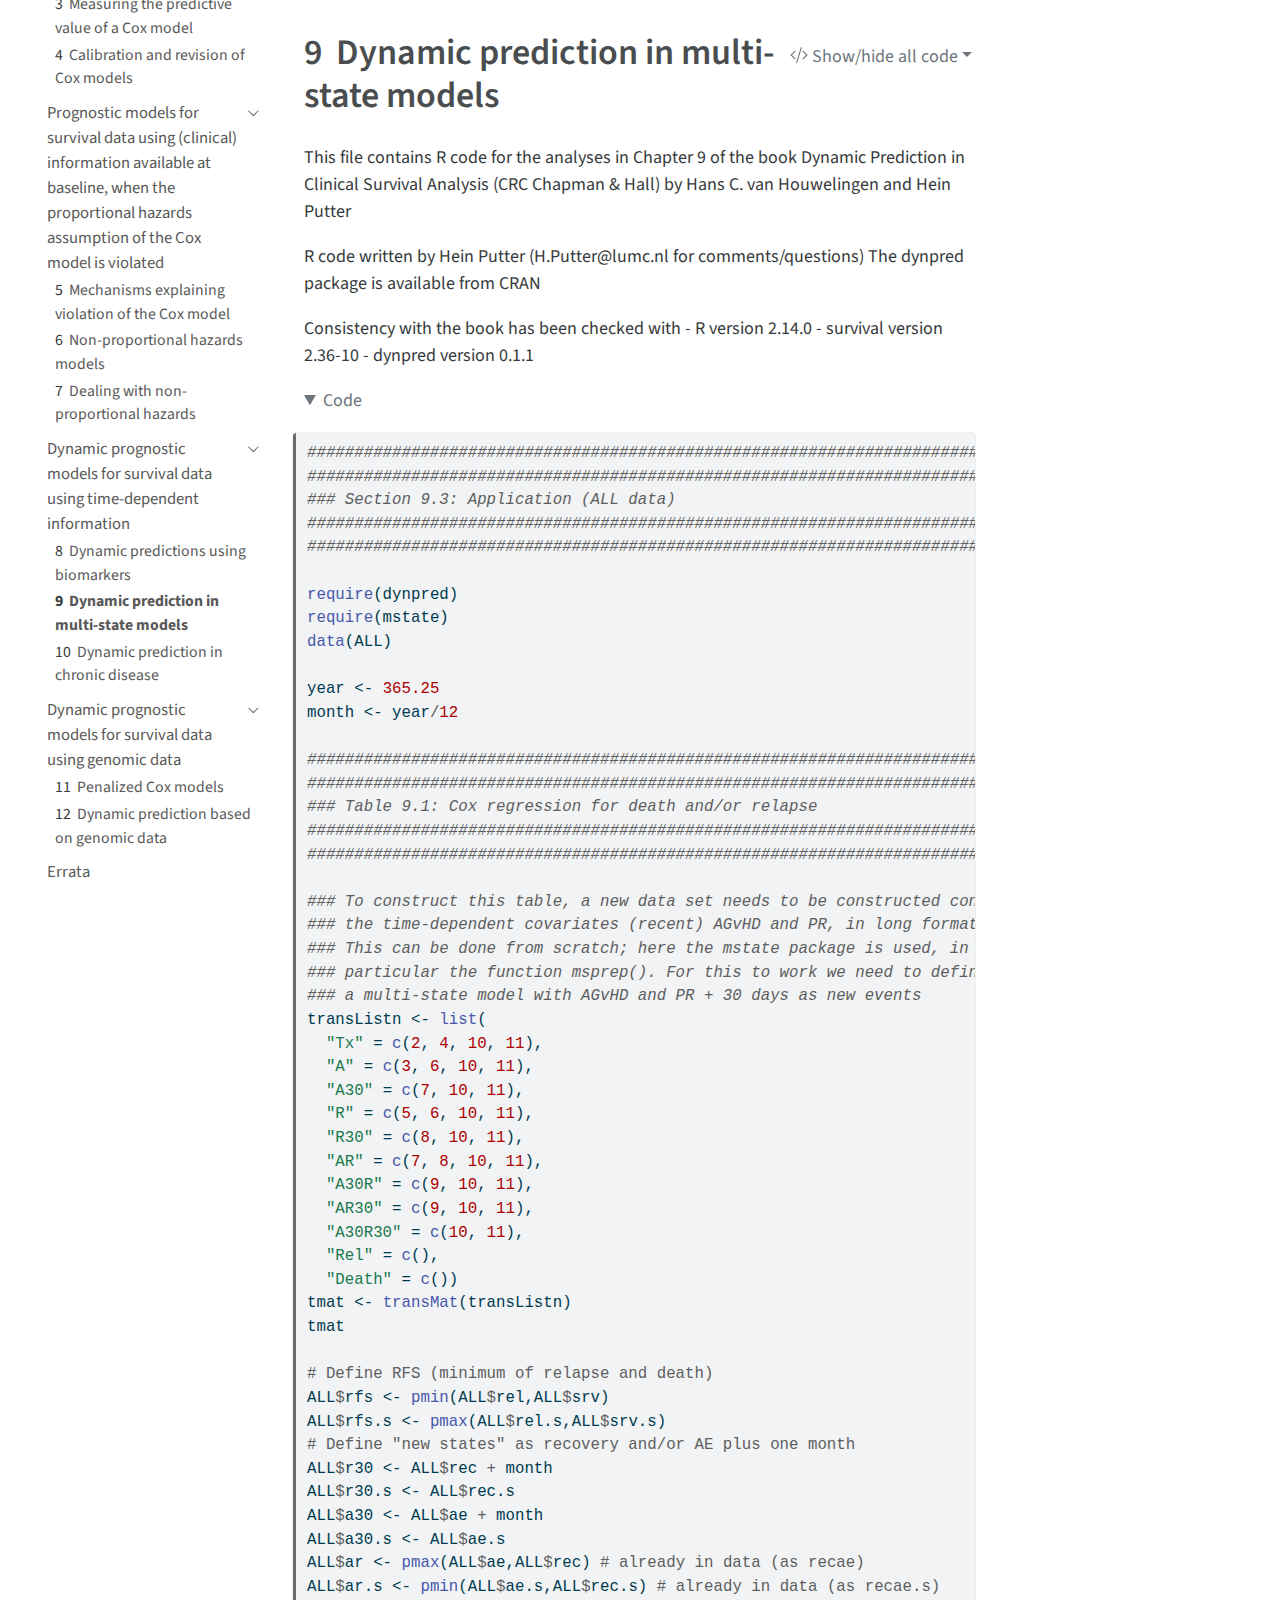
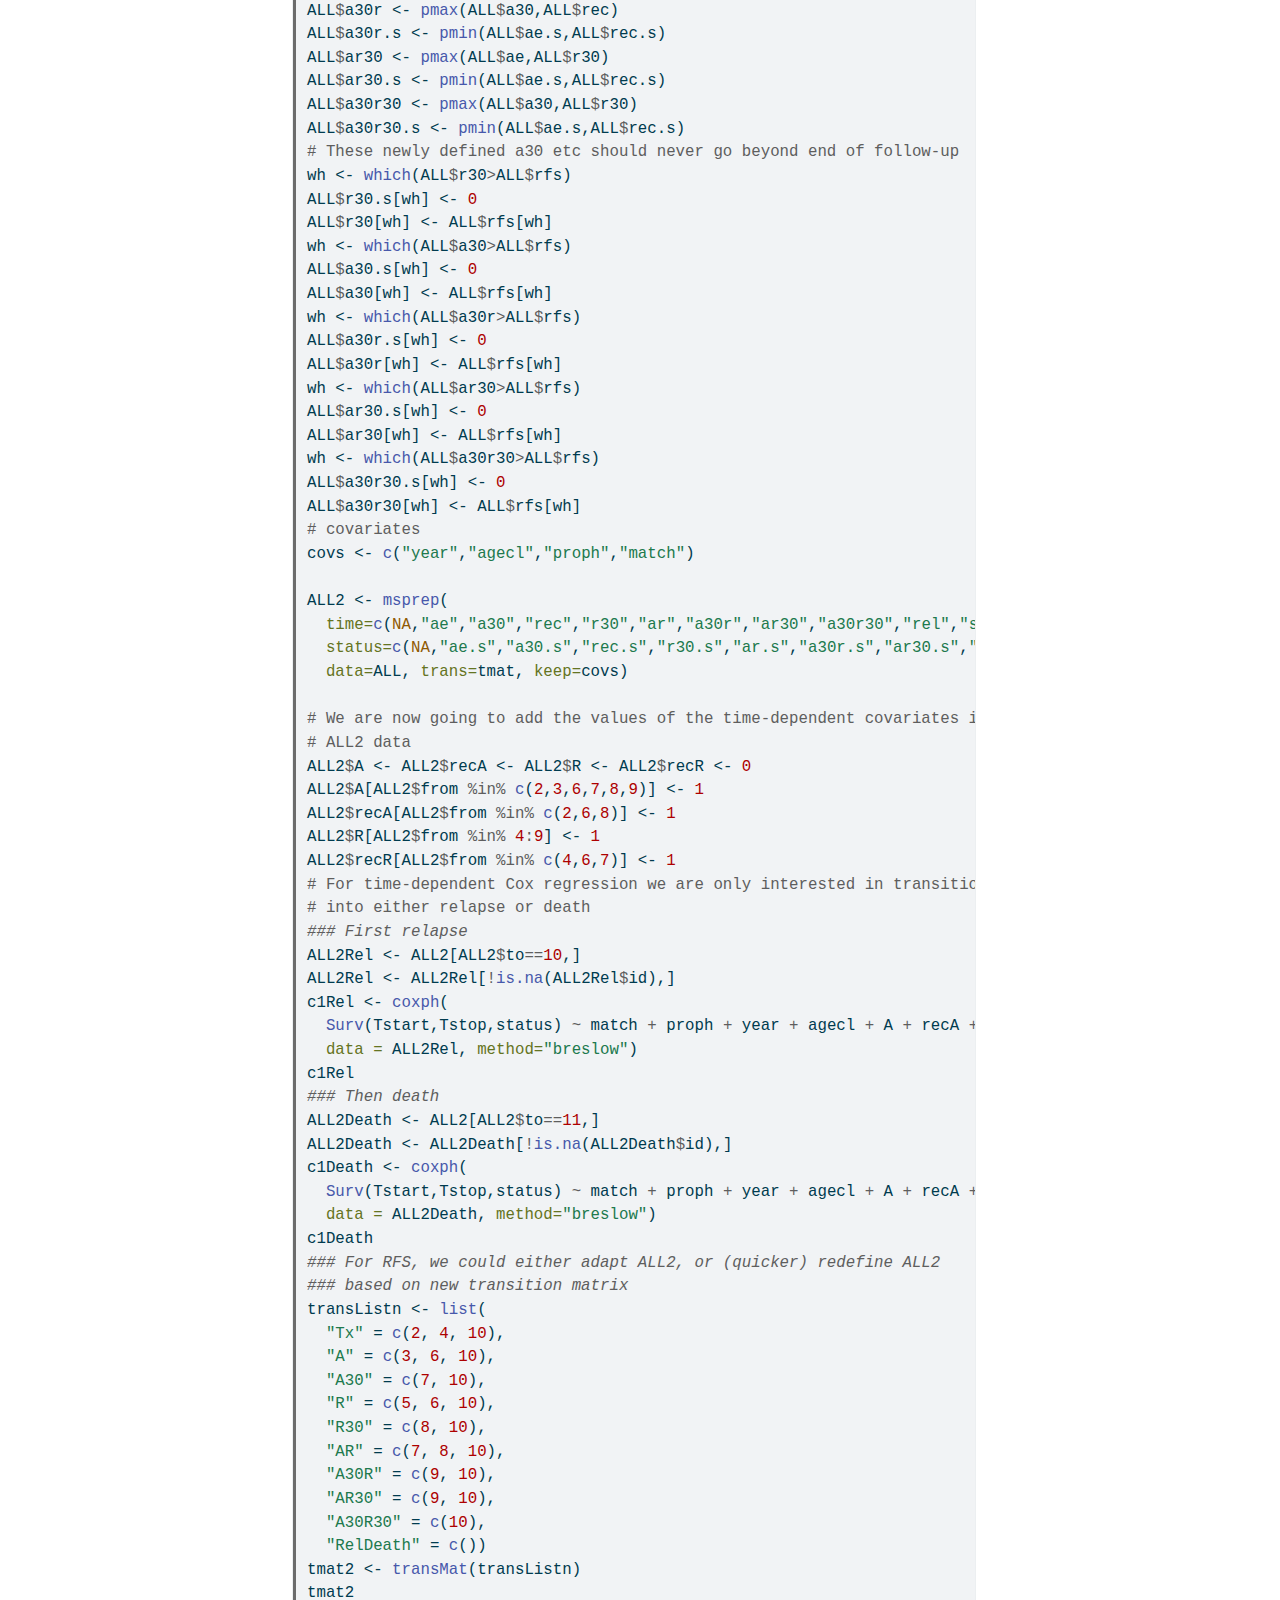
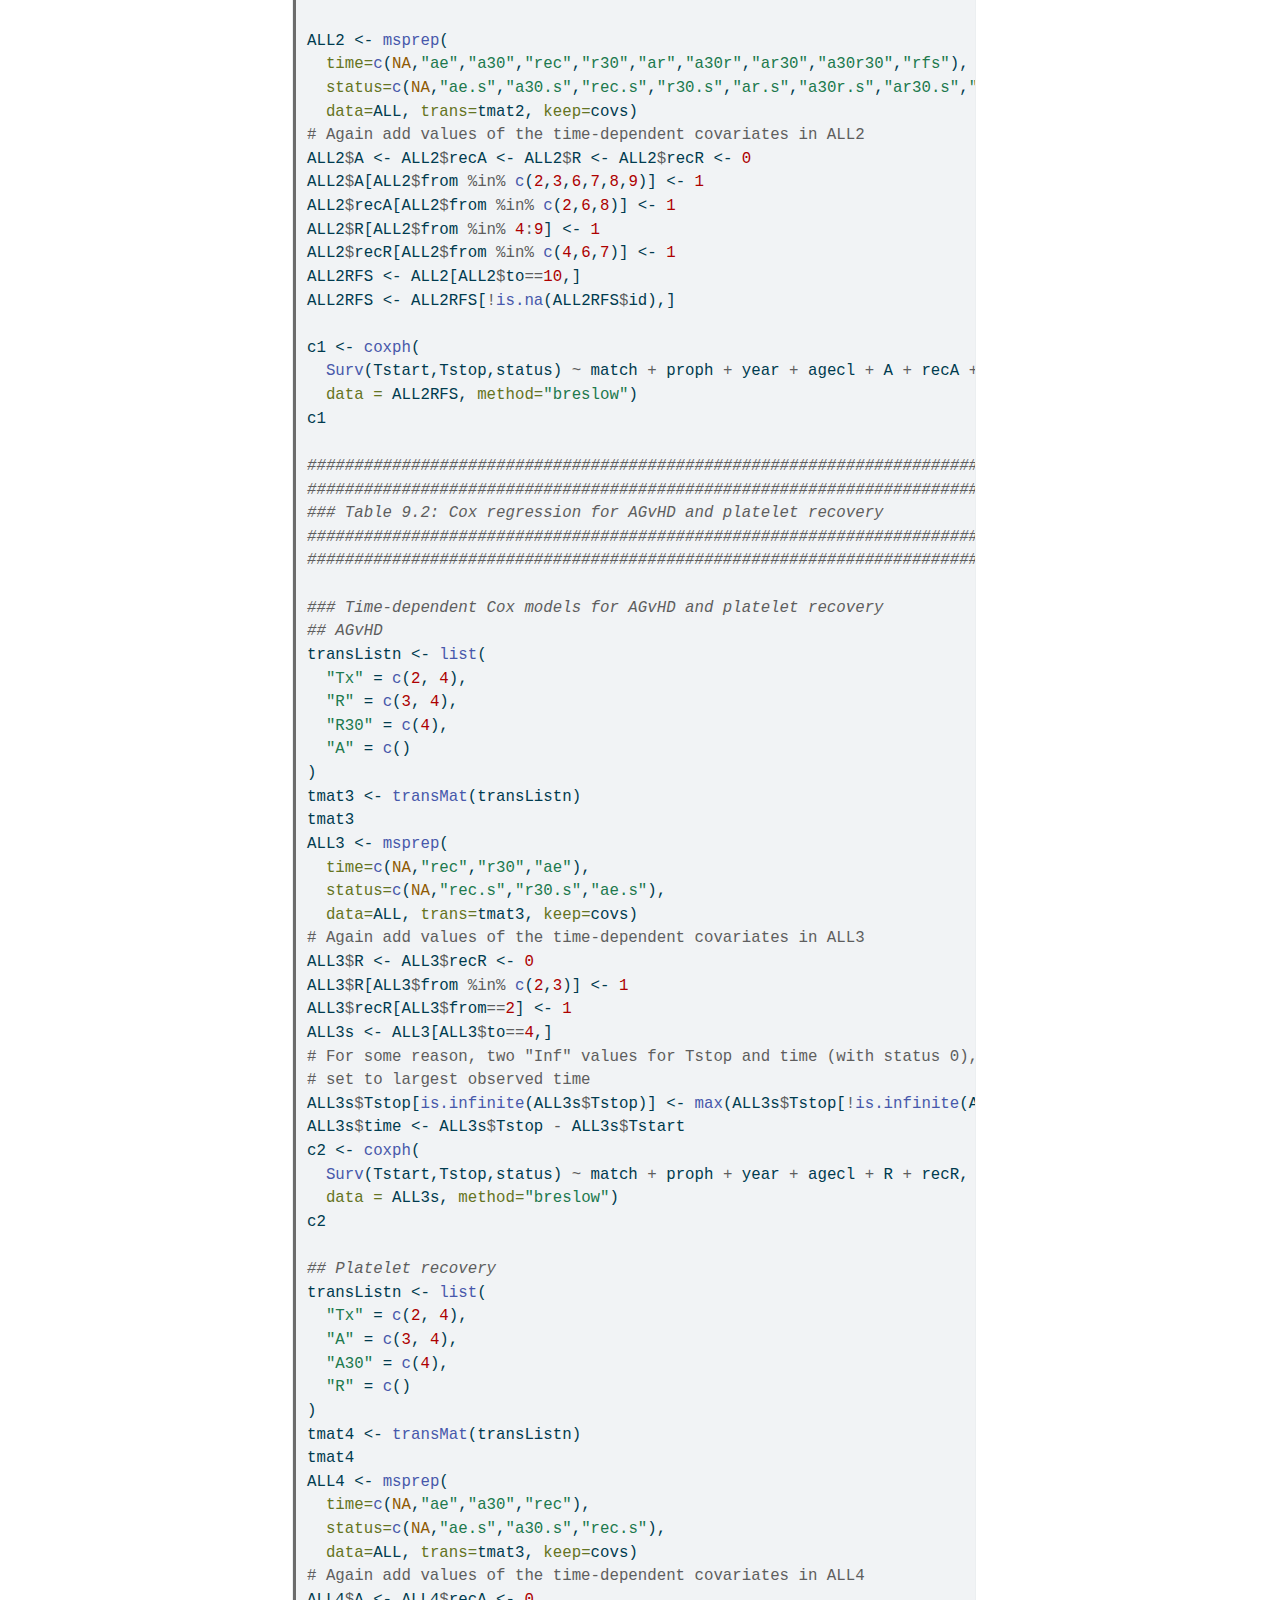
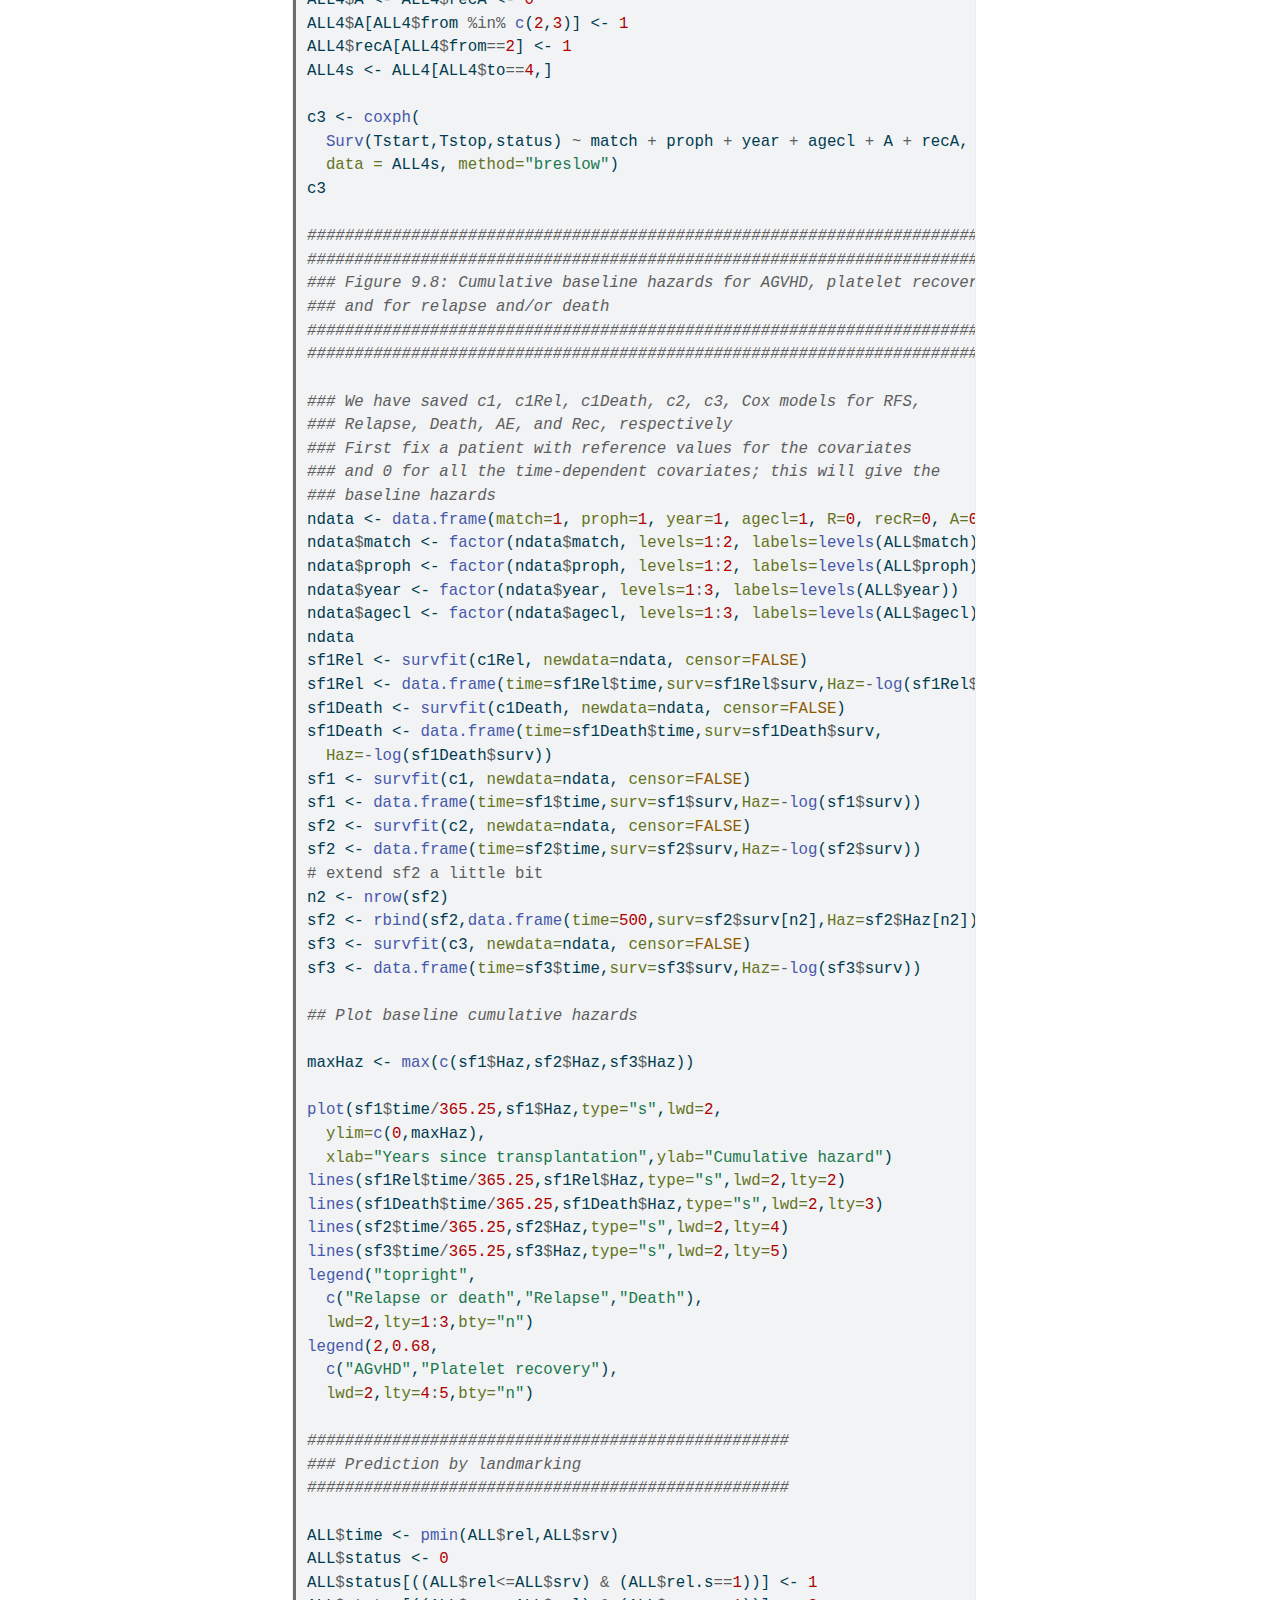
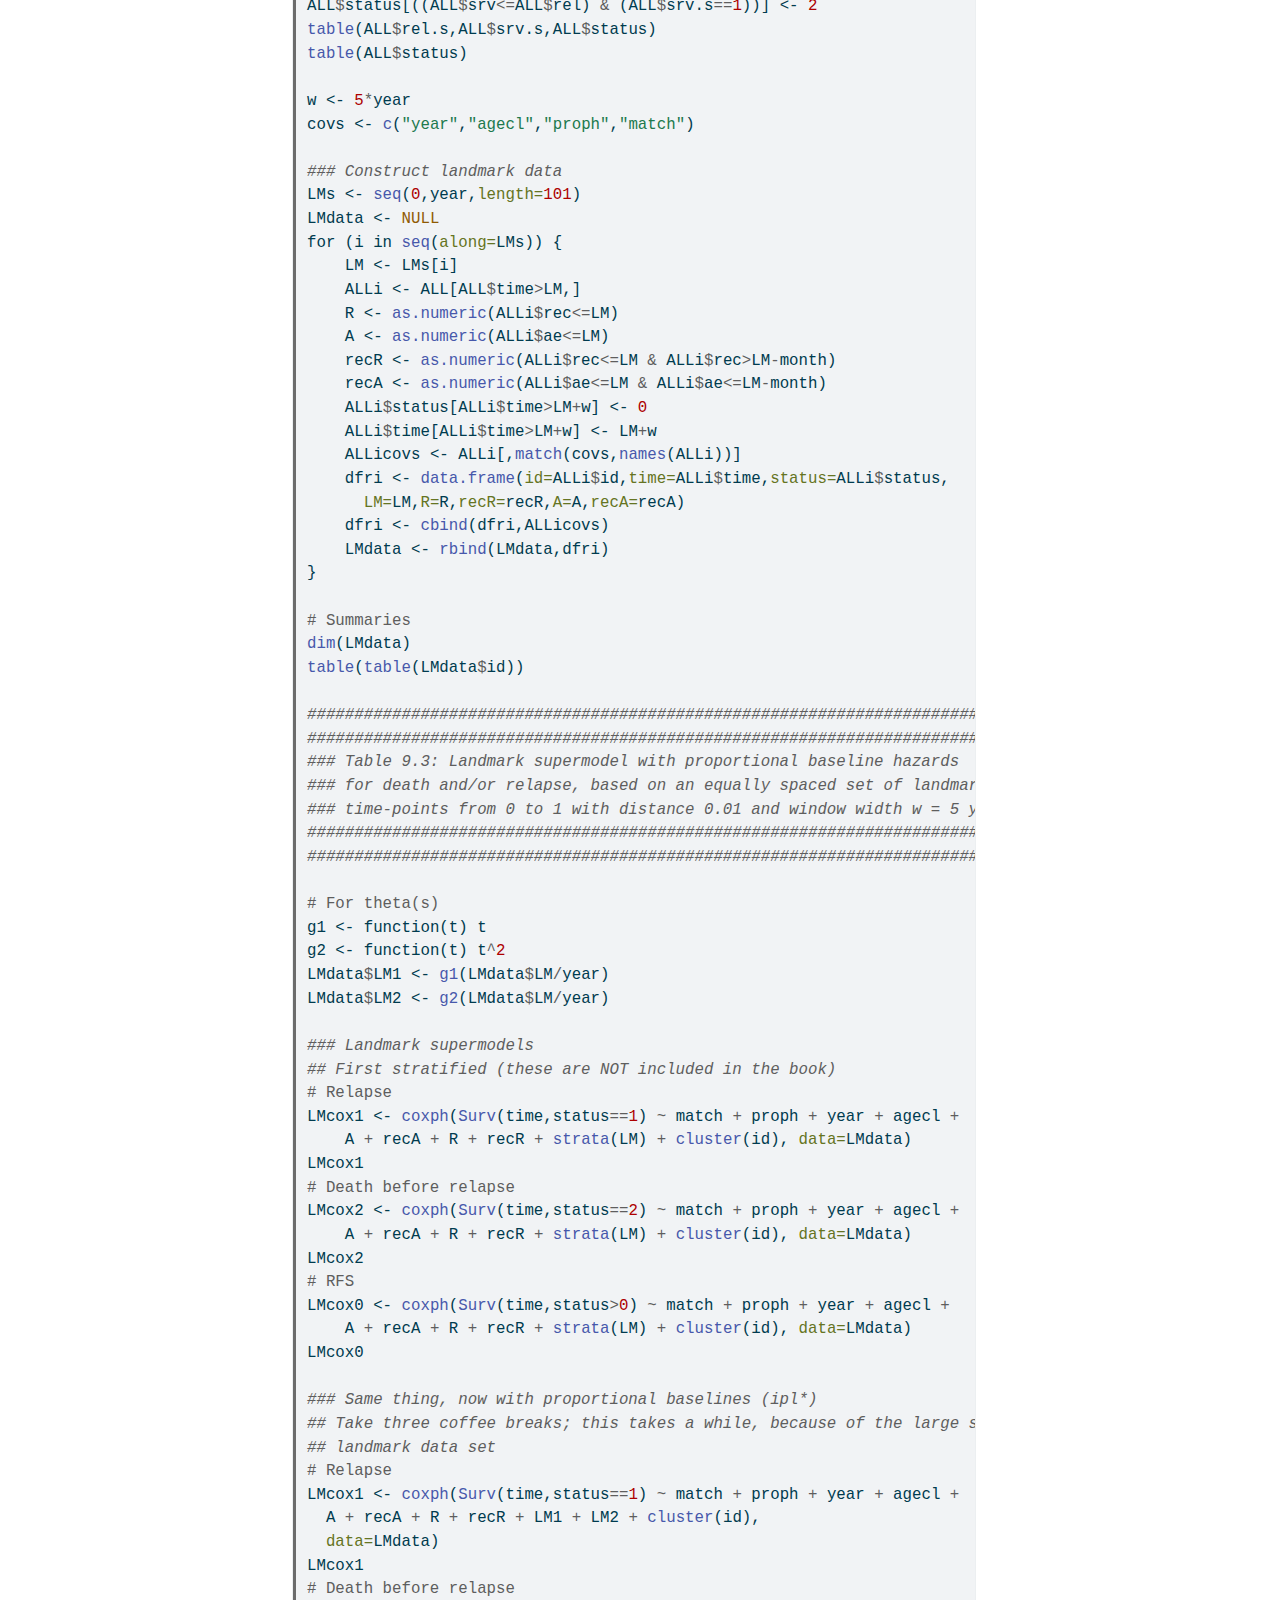
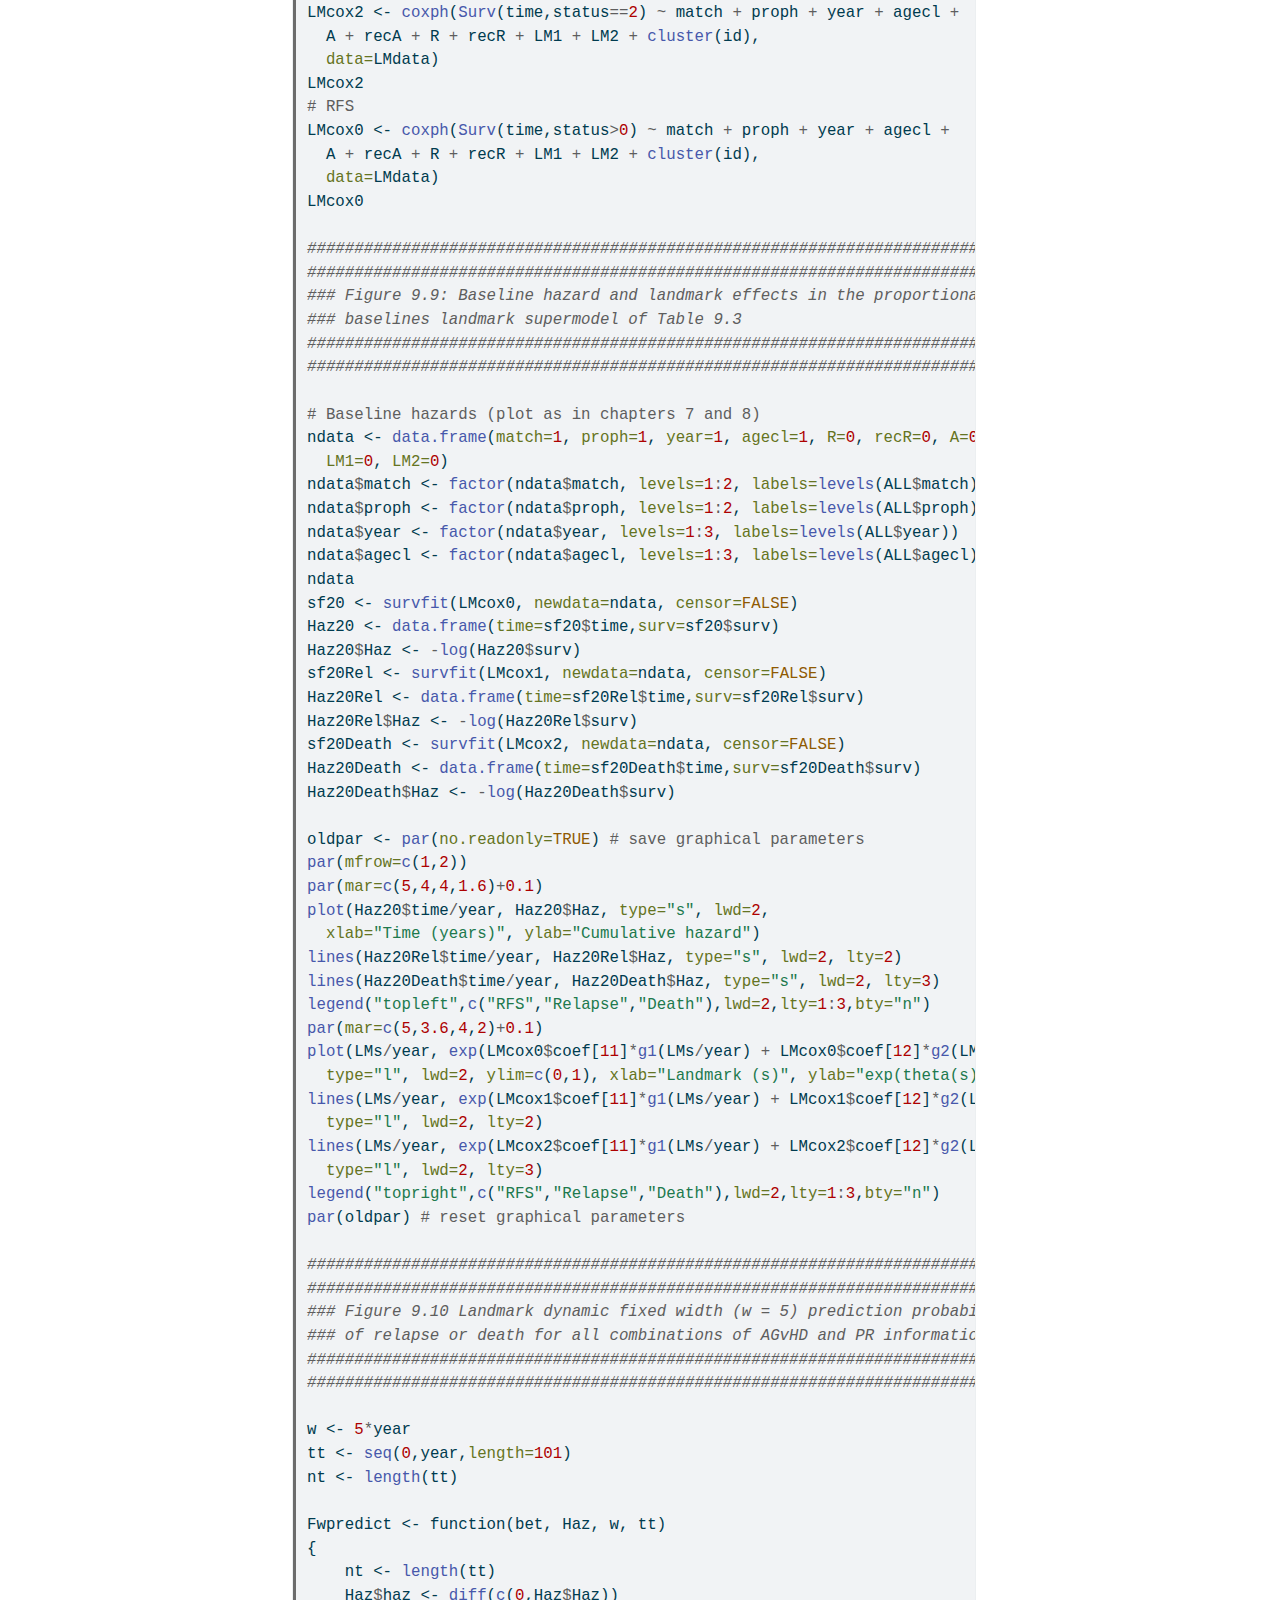
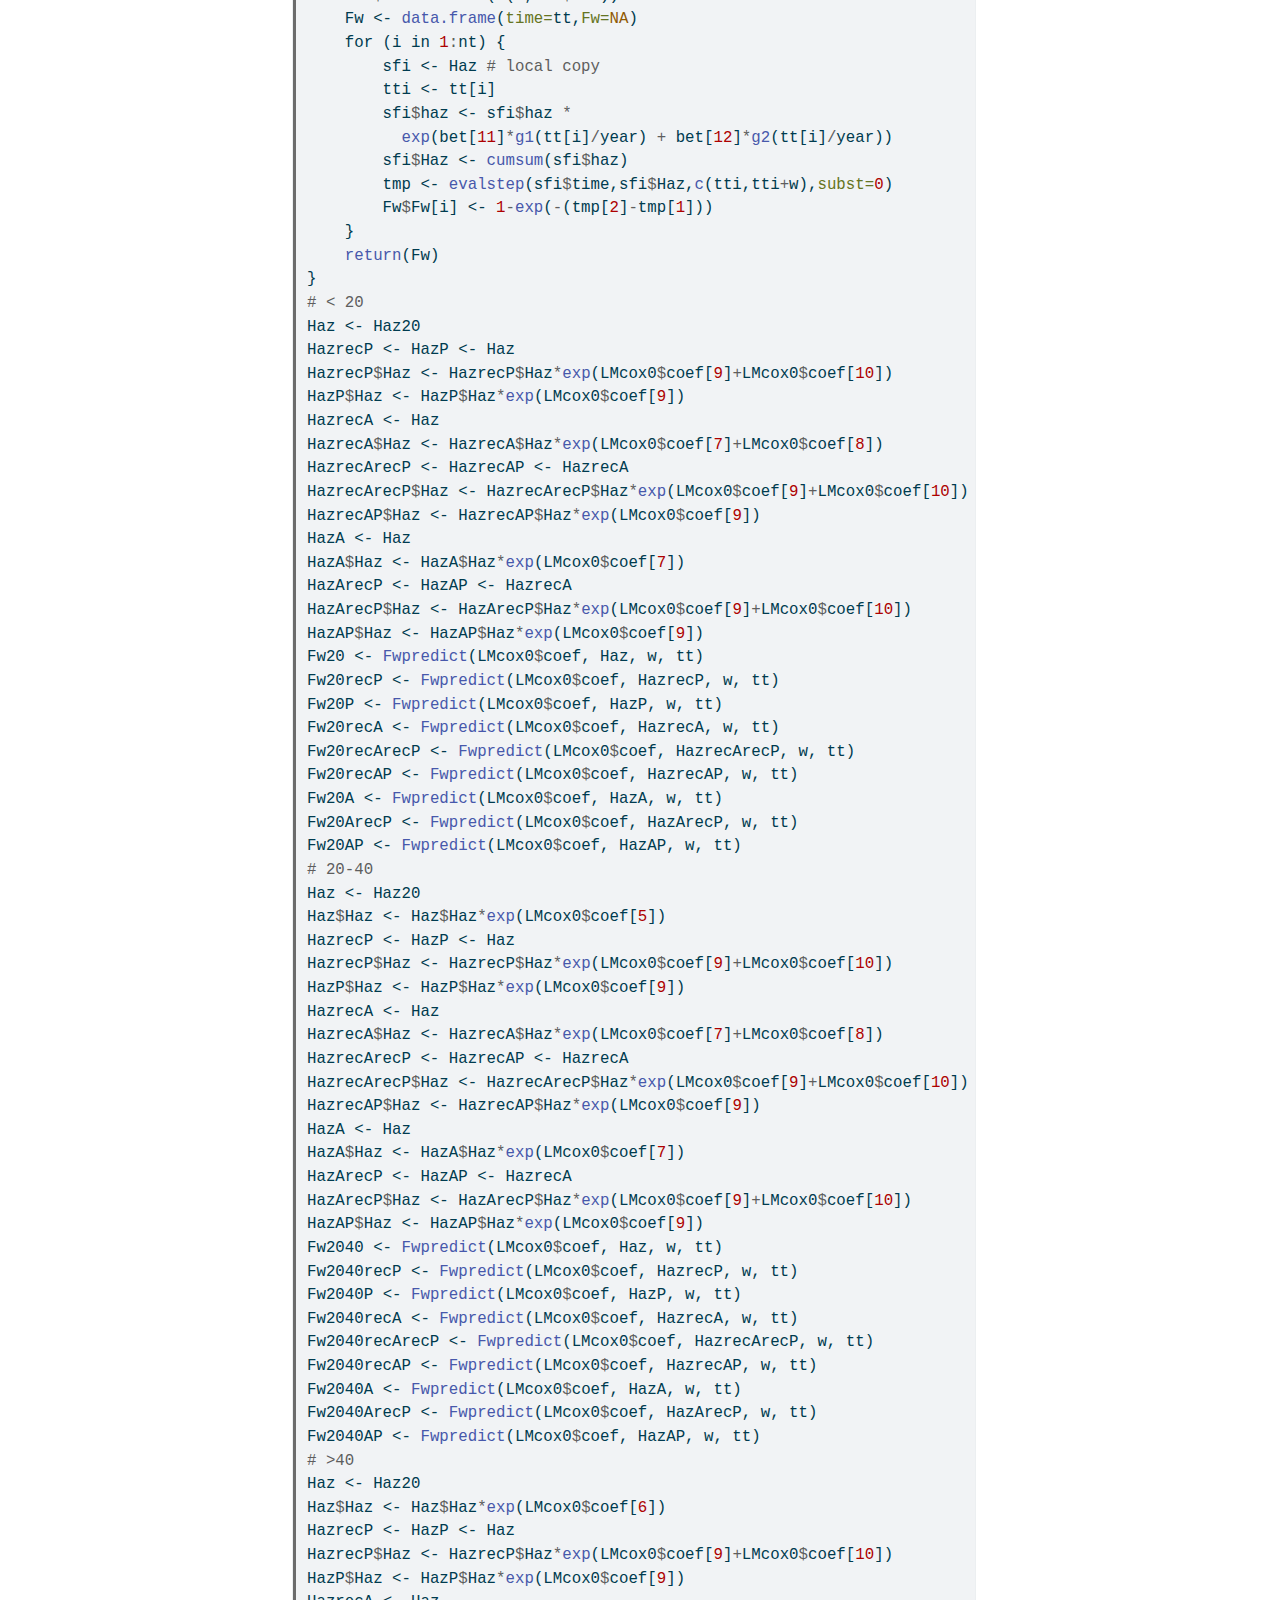
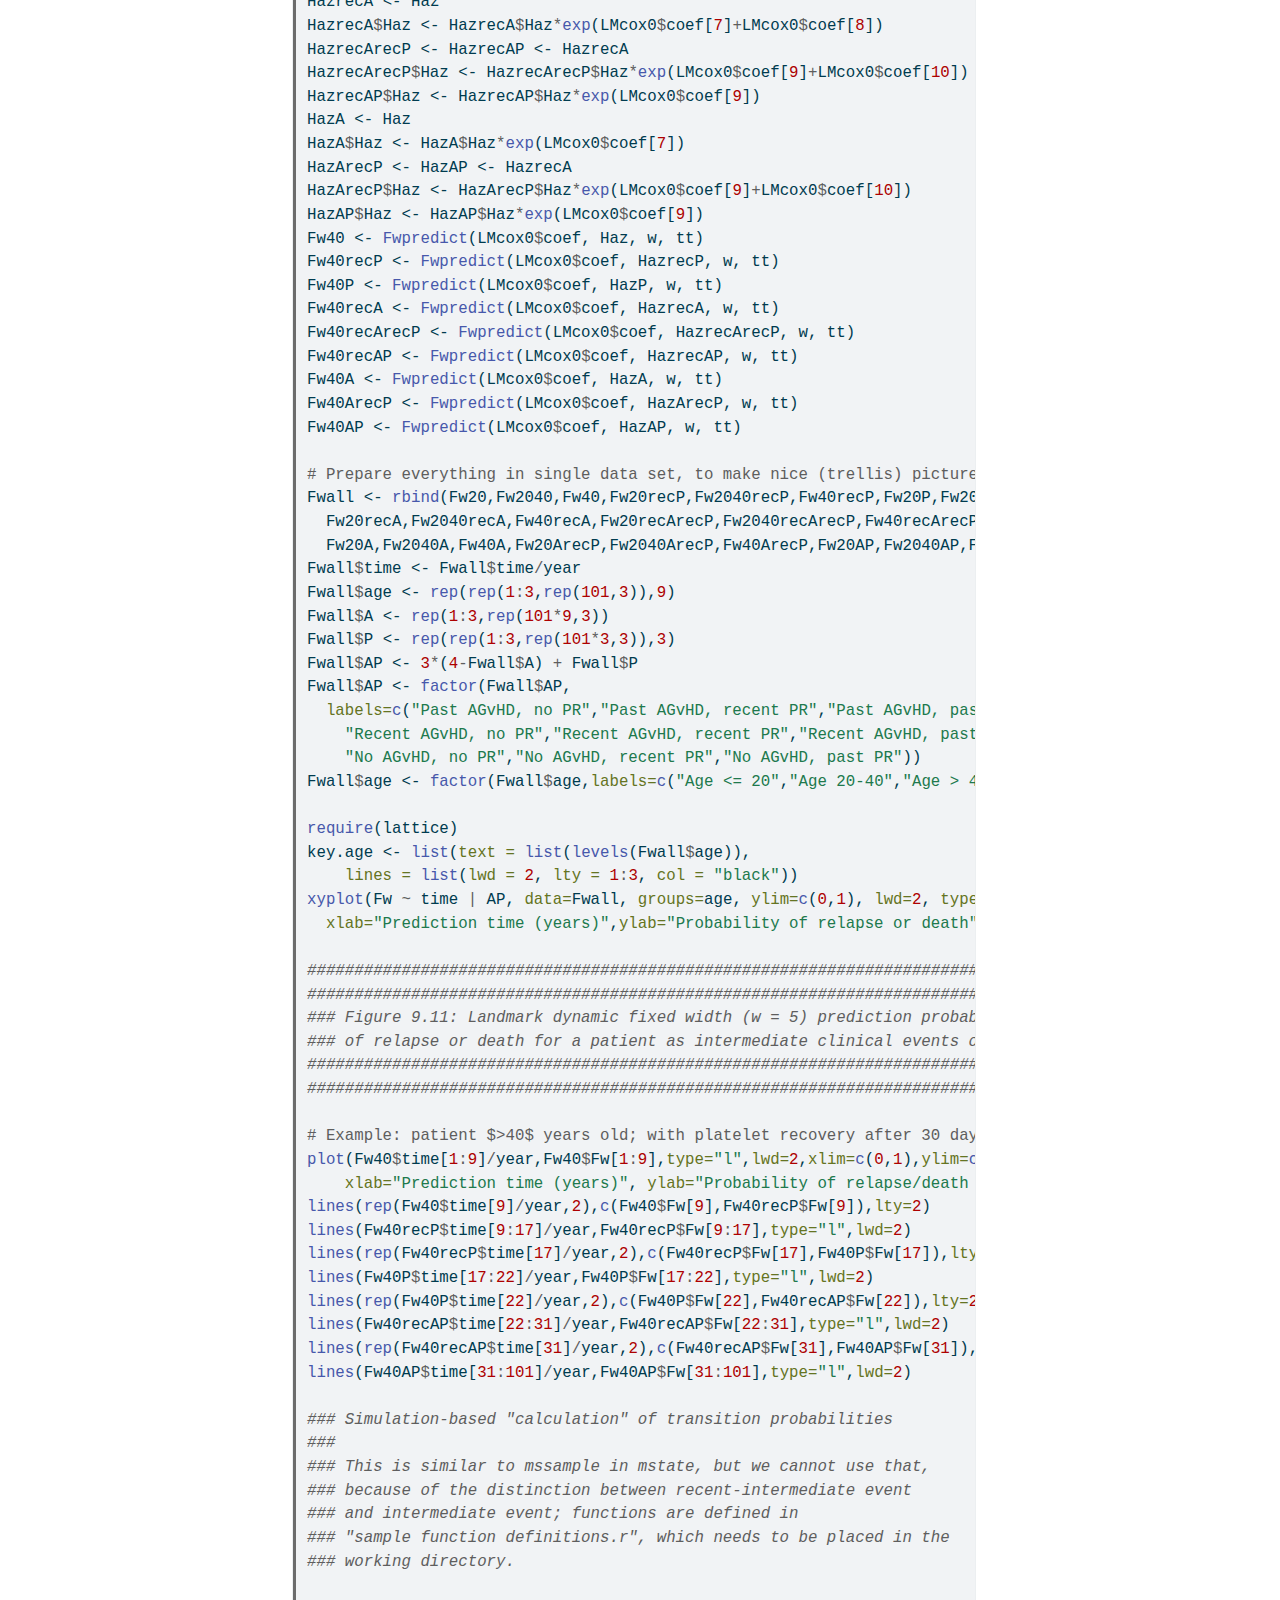
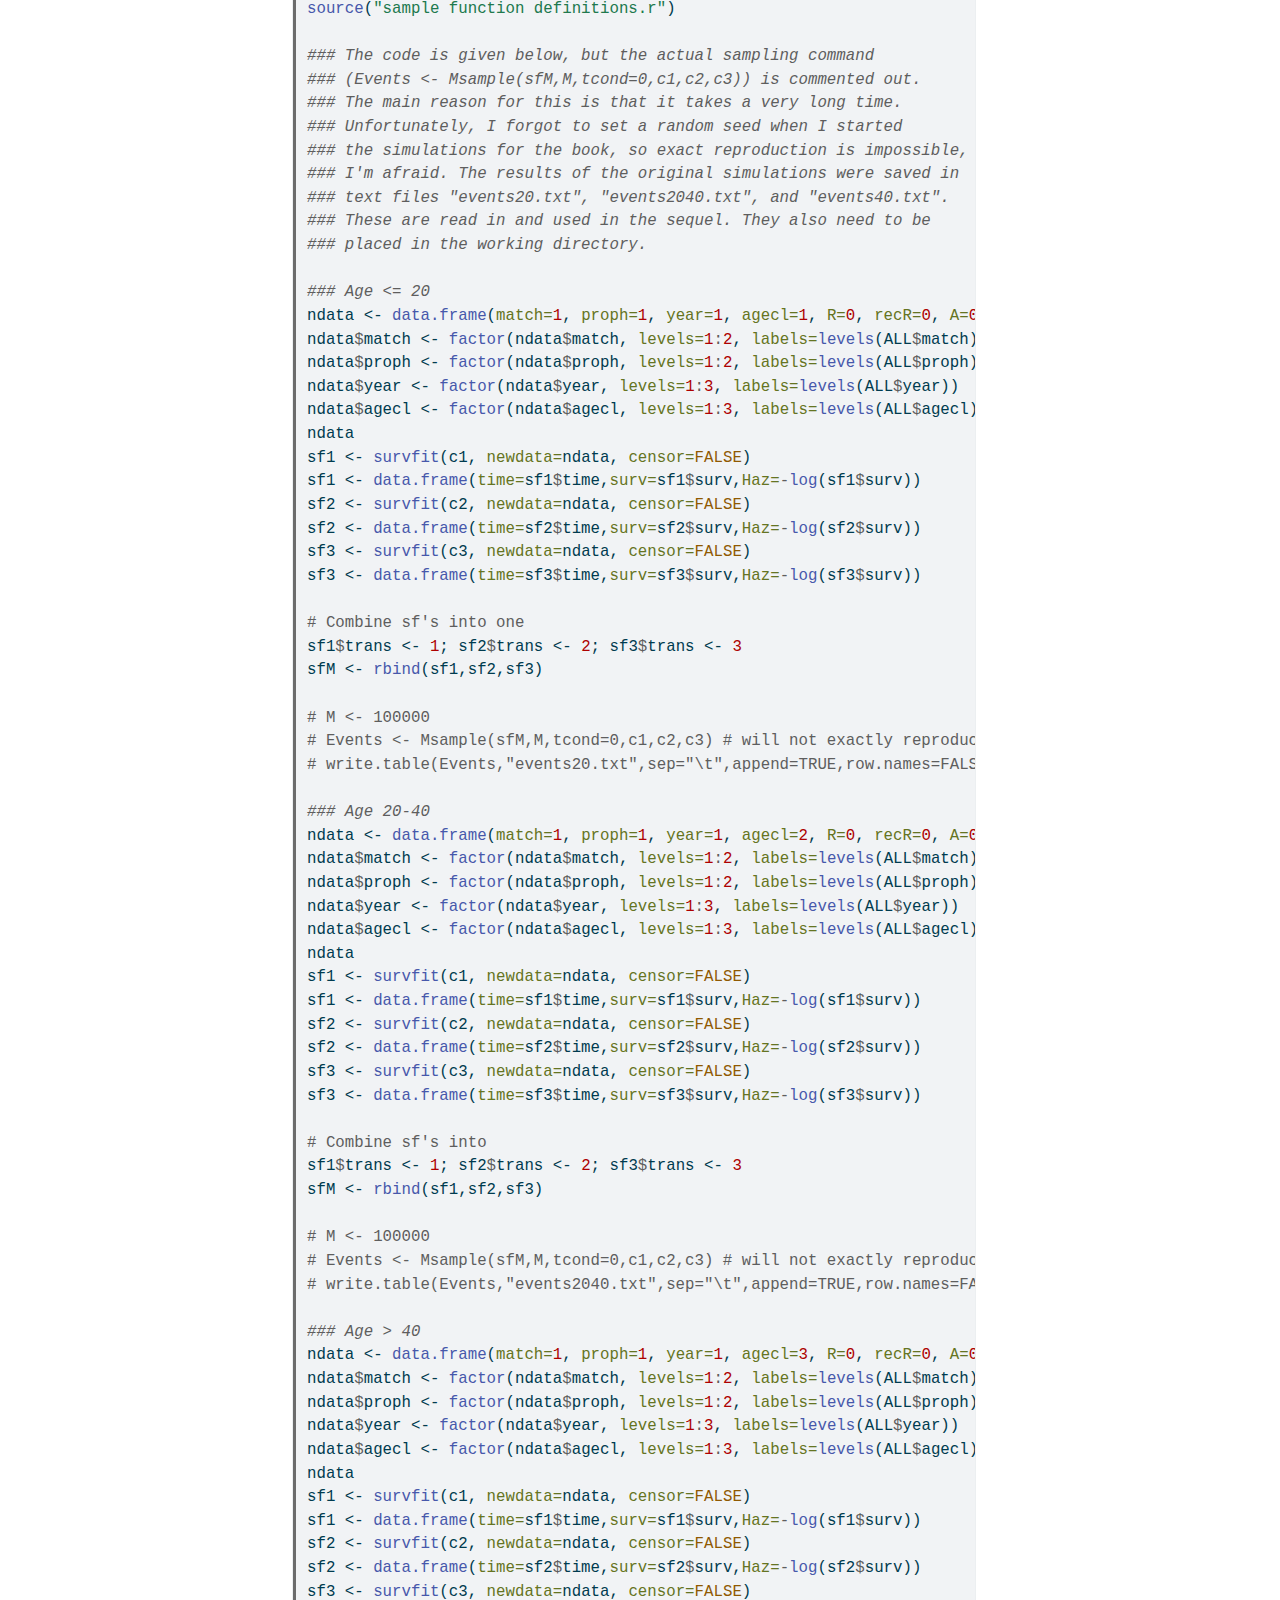
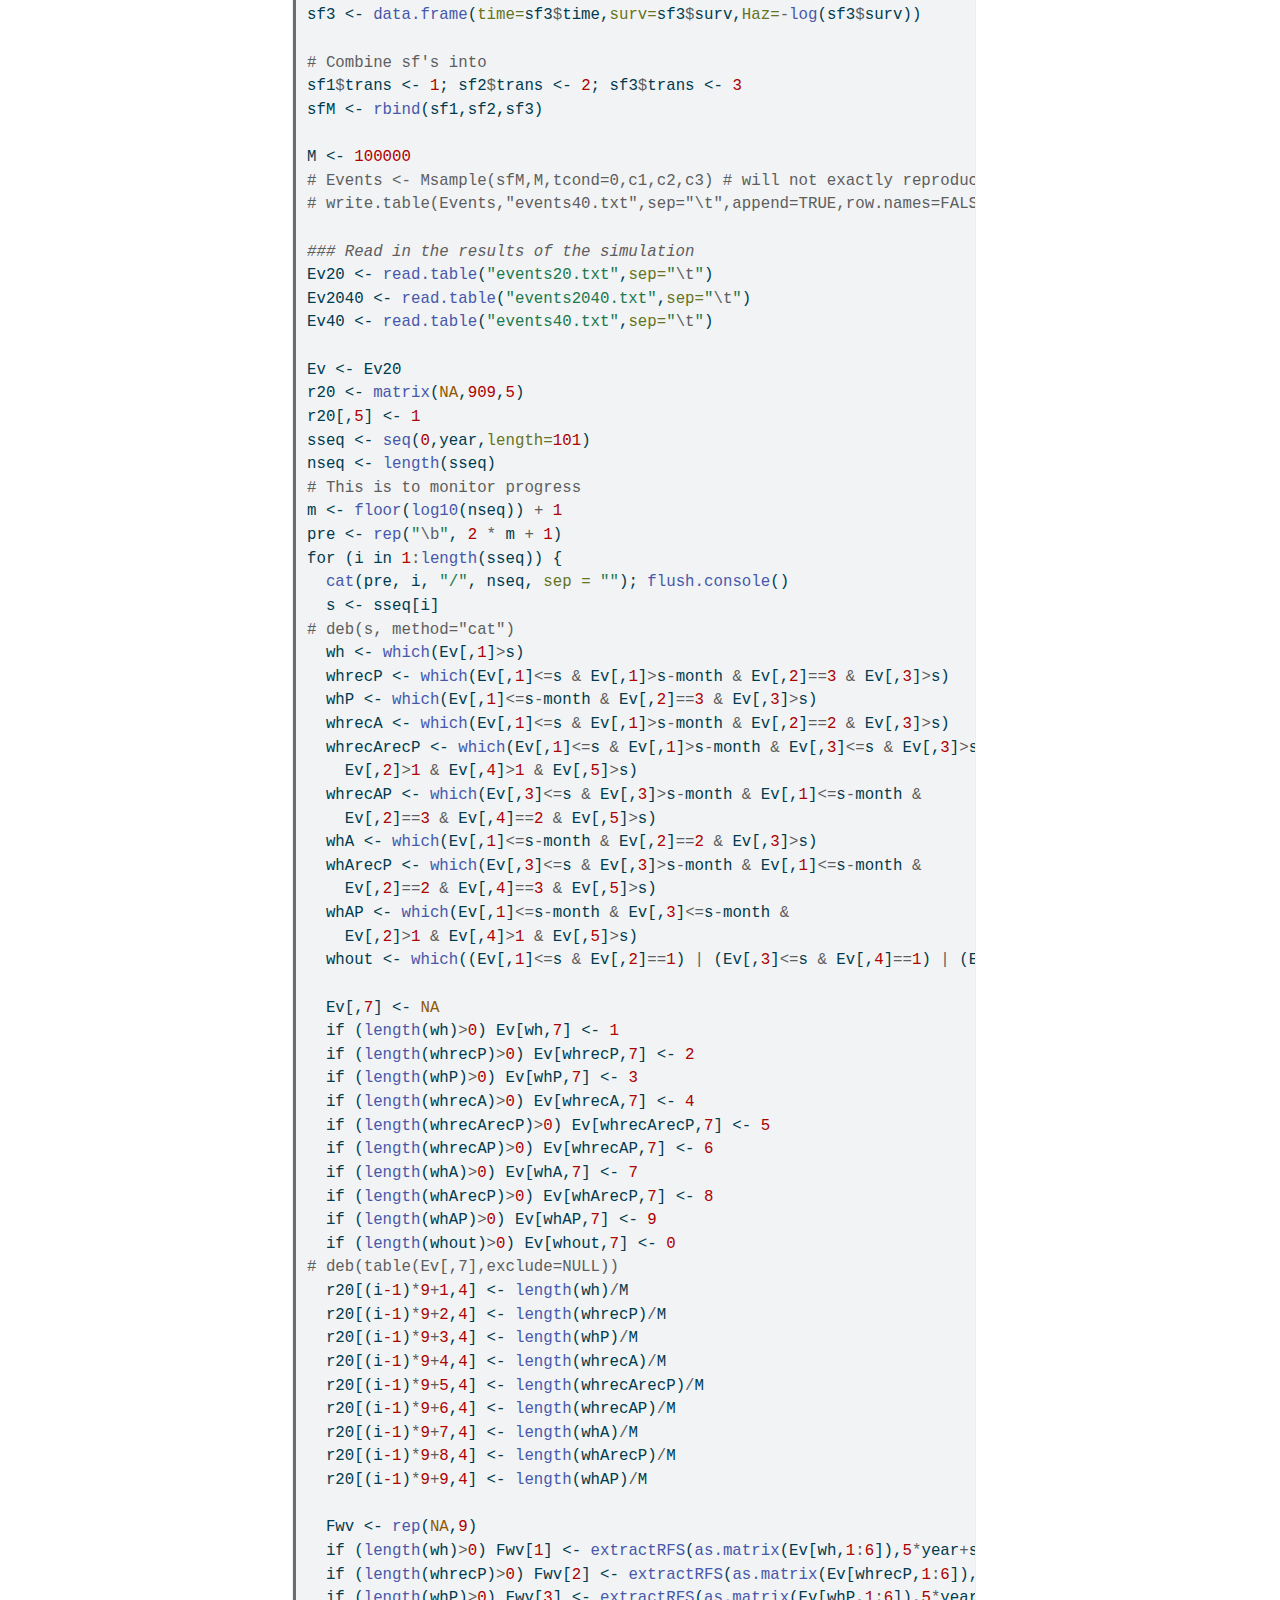
<file: docs/chapters/chapter_09.html>
<!DOCTYPE html>
<html xmlns="http://www.w3.org/1999/xhtml" lang="en" xml:lang="en"><head>

<meta charset="utf-8">
<meta name="generator" content="quarto-1.3.450">

<meta name="viewport" content="width=device-width, initial-scale=1.0, user-scalable=yes">


<title>Dynamic Prediction in Clinical Survival Analysis - 9&nbsp; Dynamic prediction in multi-state models</title>
<style>
code{white-space: pre-wrap;}
span.smallcaps{font-variant: small-caps;}
div.columns{display: flex; gap: min(4vw, 1.5em);}
div.column{flex: auto; overflow-x: auto;}
div.hanging-indent{margin-left: 1.5em; text-indent: -1.5em;}
ul.task-list{list-style: none;}
ul.task-list li input[type="checkbox"] {
  width: 0.8em;
  margin: 0 0.8em 0.2em -1em; /* quarto-specific, see https://github.com/quarto-dev/quarto-cli/issues/4556 */ 
  vertical-align: middle;
}
/* CSS for syntax highlighting */
pre > code.sourceCode { white-space: pre; position: relative; }
pre > code.sourceCode > span { display: inline-block; line-height: 1.25; }
pre > code.sourceCode > span:empty { height: 1.2em; }
.sourceCode { overflow: visible; }
code.sourceCode > span { color: inherit; text-decoration: inherit; }
div.sourceCode { margin: 1em 0; }
pre.sourceCode { margin: 0; }
@media screen {
div.sourceCode { overflow: auto; }
}
@media print {
pre > code.sourceCode { white-space: pre-wrap; }
pre > code.sourceCode > span { text-indent: -5em; padding-left: 5em; }
}
pre.numberSource code
  { counter-reset: source-line 0; }
pre.numberSource code > span
  { position: relative; left: -4em; counter-increment: source-line; }
pre.numberSource code > span > a:first-child::before
  { content: counter(source-line);
    position: relative; left: -1em; text-align: right; vertical-align: baseline;
    border: none; display: inline-block;
    -webkit-touch-callout: none; -webkit-user-select: none;
    -khtml-user-select: none; -moz-user-select: none;
    -ms-user-select: none; user-select: none;
    padding: 0 4px; width: 4em;
  }
pre.numberSource { margin-left: 3em;  padding-left: 4px; }
div.sourceCode
  {   }
@media screen {
pre > code.sourceCode > span > a:first-child::before { text-decoration: underline; }
}
</style>


<script src="../site_libs/quarto-nav/quarto-nav.js"></script>
<script src="../site_libs/quarto-nav/headroom.min.js"></script>
<script src="../site_libs/clipboard/clipboard.min.js"></script>
<script src="../site_libs/quarto-search/autocomplete.umd.js"></script>
<script src="../site_libs/quarto-search/fuse.min.js"></script>
<script src="../site_libs/quarto-search/quarto-search.js"></script>
<meta name="quarto:offset" content="../">
<link href="../chapters/chapter_10.html" rel="next">
<link href="../chapters/chapter_08.html" rel="prev">
<link href="../front-curves.png" rel="icon" type="image/png">
<script src="../site_libs/quarto-html/quarto.js"></script>
<script src="../site_libs/quarto-html/popper.min.js"></script>
<script src="../site_libs/quarto-html/tippy.umd.min.js"></script>
<script src="../site_libs/quarto-html/anchor.min.js"></script>
<link href="../site_libs/quarto-html/tippy.css" rel="stylesheet">
<link href="../site_libs/quarto-html/quarto-syntax-highlighting.css" rel="stylesheet" id="quarto-text-highlighting-styles">
<script src="../site_libs/bootstrap/bootstrap.min.js"></script>
<link href="../site_libs/bootstrap/bootstrap-icons.css" rel="stylesheet">
<link href="../site_libs/bootstrap/bootstrap.min.css" rel="stylesheet" id="quarto-bootstrap" data-mode="light">
<script id="quarto-search-options" type="application/json">{
  "location": "sidebar",
  "copy-button": false,
  "collapse-after": 3,
  "panel-placement": "start",
  "type": "textbox",
  "limit": 20,
  "language": {
    "search-no-results-text": "No results",
    "search-matching-documents-text": "matching documents",
    "search-copy-link-title": "Copy link to search",
    "search-hide-matches-text": "Hide additional matches",
    "search-more-match-text": "more match in this document",
    "search-more-matches-text": "more matches in this document",
    "search-clear-button-title": "Clear",
    "search-detached-cancel-button-title": "Cancel",
    "search-submit-button-title": "Submit",
    "search-label": "Search"
  }
}</script>


</head>

<body class="nav-sidebar floating">

<div id="quarto-search-results"></div>
  <header id="quarto-header" class="headroom fixed-top">
  <nav class="quarto-secondary-nav">
    <div class="container-fluid d-flex">
      <button type="button" class="quarto-btn-toggle btn" data-bs-toggle="collapse" data-bs-target="#quarto-sidebar,#quarto-sidebar-glass" aria-controls="quarto-sidebar" aria-expanded="false" aria-label="Toggle sidebar navigation" onclick="if (window.quartoToggleHeadroom) { window.quartoToggleHeadroom(); }">
        <i class="bi bi-layout-text-sidebar-reverse"></i>
      </button>
      <nav class="quarto-page-breadcrumbs" aria-label="breadcrumb"><ol class="breadcrumb"><li class="breadcrumb-item"><a href="../chapters/chapter_08.html">Dynamic prognostic models for survival data using time-dependent information</a></li><li class="breadcrumb-item"><a href="../chapters/chapter_09.html"><span class="chapter-number">9</span>&nbsp; <span class="chapter-title">Dynamic prediction in multi-state models</span></a></li></ol></nav>
      <a class="flex-grow-1" role="button" data-bs-toggle="collapse" data-bs-target="#quarto-sidebar,#quarto-sidebar-glass" aria-controls="quarto-sidebar" aria-expanded="false" aria-label="Toggle sidebar navigation" onclick="if (window.quartoToggleHeadroom) { window.quartoToggleHeadroom(); }">      
      </a>
      <button type="button" class="btn quarto-search-button" aria-label="" onclick="window.quartoOpenSearch();">
        <i class="bi bi-search"></i>
      </button>
    </div>
  </nav>
</header>
<!-- content -->
<div id="quarto-content" class="quarto-container page-columns page-rows-contents page-layout-article">
<!-- sidebar -->
  <nav id="quarto-sidebar" class="sidebar collapse collapse-horizontal sidebar-navigation floating overflow-auto">
    <div class="pt-lg-2 mt-2 text-left sidebar-header sidebar-header-stacked">
      <a href="../index.html" class="sidebar-logo-link">
      <img src="../front-curves.png" alt="" class="sidebar-logo py-0 d-lg-inline d-none">
      </a>
    <div class="sidebar-title mb-0 py-0">
      <a href="../"></a> 
        <div class="sidebar-tools-main">
    <a href="https://github.com/survival-lumc/DynamicPrediction-book" rel="" title="Source Code" class="quarto-navigation-tool px-1" aria-label="Source Code"><i class="bi bi-github"></i></a>
</div>
    </div>
      </div>
        <div class="mt-2 flex-shrink-0 align-items-center">
        <div class="sidebar-search">
        <div id="quarto-search" class="" title="Search"></div>
        </div>
        </div>
    <div class="sidebar-menu-container"> 
    <ul class="list-unstyled mt-1">
        <li class="sidebar-item">
  <div class="sidebar-item-container"> 
  <a href="../index.html" class="sidebar-item-text sidebar-link">
 <span class="menu-text">Preface</span></a>
  </div>
</li>
        <li class="sidebar-item sidebar-item-section">
      <div class="sidebar-item-container"> 
            <a class="sidebar-item-text sidebar-link text-start" data-bs-toggle="collapse" data-bs-target="#quarto-sidebar-section-1" aria-expanded="true">
 <span class="menu-text">Prognostic models for survival data using (clinical) information available at baseline, based on the Cox model</span></a>
          <a class="sidebar-item-toggle text-start" data-bs-toggle="collapse" data-bs-target="#quarto-sidebar-section-1" aria-expanded="true" aria-label="Toggle section">
            <i class="bi bi-chevron-right ms-2"></i>
          </a> 
      </div>
      <ul id="quarto-sidebar-section-1" class="collapse list-unstyled sidebar-section depth1 show">  
          <li class="sidebar-item">
  <div class="sidebar-item-container"> 
  <a href="../chapters/chapter_01.html" class="sidebar-item-text sidebar-link">
 <span class="menu-text"><span class="chapter-number">1</span>&nbsp; <span class="chapter-title">The special nature of survival data</span></span></a>
  </div>
</li>
          <li class="sidebar-item">
  <div class="sidebar-item-container"> 
  <a href="../chapters/chapter_02.html" class="sidebar-item-text sidebar-link">
 <span class="menu-text"><span class="chapter-number">2</span>&nbsp; <span class="chapter-title">Cox regression model</span></span></a>
  </div>
</li>
          <li class="sidebar-item">
  <div class="sidebar-item-container"> 
  <a href="../chapters/chapter_03.html" class="sidebar-item-text sidebar-link">
 <span class="menu-text"><span class="chapter-number">3</span>&nbsp; <span class="chapter-title">Measuring the predictive value of a Cox model</span></span></a>
  </div>
</li>
          <li class="sidebar-item">
  <div class="sidebar-item-container"> 
  <a href="../chapters/chapter_04.html" class="sidebar-item-text sidebar-link">
 <span class="menu-text"><span class="chapter-number">4</span>&nbsp; <span class="chapter-title">Calibration and revision of Cox models</span></span></a>
  </div>
</li>
      </ul>
  </li>
        <li class="sidebar-item sidebar-item-section">
      <div class="sidebar-item-container"> 
            <a class="sidebar-item-text sidebar-link text-start" data-bs-toggle="collapse" data-bs-target="#quarto-sidebar-section-2" aria-expanded="true">
 <span class="menu-text">Prognostic models for survival data using (clinical) information available at baseline, when the proportional hazards assumption of the Cox model is violated</span></a>
          <a class="sidebar-item-toggle text-start" data-bs-toggle="collapse" data-bs-target="#quarto-sidebar-section-2" aria-expanded="true" aria-label="Toggle section">
            <i class="bi bi-chevron-right ms-2"></i>
          </a> 
      </div>
      <ul id="quarto-sidebar-section-2" class="collapse list-unstyled sidebar-section depth1 show">  
          <li class="sidebar-item">
  <div class="sidebar-item-container"> 
  <a href="../chapters/chapter_05.html" class="sidebar-item-text sidebar-link">
 <span class="menu-text"><span class="chapter-number">5</span>&nbsp; <span class="chapter-title">Mechanisms explaining violation of the Cox model</span></span></a>
  </div>
</li>
          <li class="sidebar-item">
  <div class="sidebar-item-container"> 
  <a href="../chapters/chapter_06.html" class="sidebar-item-text sidebar-link">
 <span class="menu-text"><span class="chapter-number">6</span>&nbsp; <span class="chapter-title">Non-proportional hazards models</span></span></a>
  </div>
</li>
          <li class="sidebar-item">
  <div class="sidebar-item-container"> 
  <a href="../chapters/chapter_07.html" class="sidebar-item-text sidebar-link">
 <span class="menu-text"><span class="chapter-number">7</span>&nbsp; <span class="chapter-title">Dealing with non-proportional hazards</span></span></a>
  </div>
</li>
      </ul>
  </li>
        <li class="sidebar-item sidebar-item-section">
      <div class="sidebar-item-container"> 
            <a class="sidebar-item-text sidebar-link text-start" data-bs-toggle="collapse" data-bs-target="#quarto-sidebar-section-3" aria-expanded="true">
 <span class="menu-text">Dynamic prognostic models for survival data using time-dependent information</span></a>
          <a class="sidebar-item-toggle text-start" data-bs-toggle="collapse" data-bs-target="#quarto-sidebar-section-3" aria-expanded="true" aria-label="Toggle section">
            <i class="bi bi-chevron-right ms-2"></i>
          </a> 
      </div>
      <ul id="quarto-sidebar-section-3" class="collapse list-unstyled sidebar-section depth1 show">  
          <li class="sidebar-item">
  <div class="sidebar-item-container"> 
  <a href="../chapters/chapter_08.html" class="sidebar-item-text sidebar-link">
 <span class="menu-text"><span class="chapter-number">8</span>&nbsp; <span class="chapter-title">Dynamic predictions using biomarkers</span></span></a>
  </div>
</li>
          <li class="sidebar-item">
  <div class="sidebar-item-container"> 
  <a href="../chapters/chapter_09.html" class="sidebar-item-text sidebar-link active">
 <span class="menu-text"><span class="chapter-number">9</span>&nbsp; <span class="chapter-title">Dynamic prediction in multi-state models</span></span></a>
  </div>
</li>
          <li class="sidebar-item">
  <div class="sidebar-item-container"> 
  <a href="../chapters/chapter_10.html" class="sidebar-item-text sidebar-link">
 <span class="menu-text"><span class="chapter-number">10</span>&nbsp; <span class="chapter-title">Dynamic prediction in chronic disease</span></span></a>
  </div>
</li>
      </ul>
  </li>
        <li class="sidebar-item sidebar-item-section">
      <div class="sidebar-item-container"> 
            <a class="sidebar-item-text sidebar-link text-start" data-bs-toggle="collapse" data-bs-target="#quarto-sidebar-section-4" aria-expanded="true">
 <span class="menu-text">Dynamic prognostic models for survival data using genomic data</span></a>
          <a class="sidebar-item-toggle text-start" data-bs-toggle="collapse" data-bs-target="#quarto-sidebar-section-4" aria-expanded="true" aria-label="Toggle section">
            <i class="bi bi-chevron-right ms-2"></i>
          </a> 
      </div>
      <ul id="quarto-sidebar-section-4" class="collapse list-unstyled sidebar-section depth1 show">  
          <li class="sidebar-item">
  <div class="sidebar-item-container"> 
  <a href="../chapters/chapter_11.html" class="sidebar-item-text sidebar-link">
 <span class="menu-text"><span class="chapter-number">11</span>&nbsp; <span class="chapter-title">Penalized Cox models</span></span></a>
  </div>
</li>
          <li class="sidebar-item">
  <div class="sidebar-item-container"> 
  <a href="../chapters/chapter_12.html" class="sidebar-item-text sidebar-link">
 <span class="menu-text"><span class="chapter-number">12</span>&nbsp; <span class="chapter-title">Dynamic prediction based on genomic data</span></span></a>
  </div>
</li>
      </ul>
  </li>
        <li class="sidebar-item">
  <div class="sidebar-item-container"> 
  <a href="../errata.html" class="sidebar-item-text sidebar-link">
 <span class="menu-text">Errata</span></a>
  </div>
</li>
    </ul>
    </div>
</nav>
<div id="quarto-sidebar-glass" data-bs-toggle="collapse" data-bs-target="#quarto-sidebar,#quarto-sidebar-glass"></div>
<!-- margin-sidebar -->
    <div id="quarto-margin-sidebar" class="sidebar margin-sidebar">
        
    </div>
<!-- main -->
<main class="content" id="quarto-document-content">

<header id="title-block-header" class="quarto-title-block default">
<div class="quarto-title">
<div class="quarto-title-block"><div><h1 class="title"><span class="chapter-number">9</span>&nbsp; <span class="chapter-title">Dynamic prediction in multi-state models</span></h1><button type="button" class="btn code-tools-button dropdown-toggle" id="quarto-code-tools-menu" data-bs-toggle="dropdown" aria-expanded="false"><i class="bi"></i> Show/hide all code</button><ul class="dropdown-menu dropdown-menu-end" aria-labelelledby="quarto-code-tools-menu"><li><a id="quarto-show-all-code" class="dropdown-item" href="javascript:void(0)" role="button">Show All Code</a></li><li><a id="quarto-hide-all-code" class="dropdown-item" href="javascript:void(0)" role="button">Hide All Code</a></li></ul></div></div>
</div>



<div class="quarto-title-meta">

    
  
    
  </div>
  

</header>

<p>This file contains R code for the analyses in Chapter 9 of the book Dynamic Prediction in Clinical Survival Analysis (CRC Chapman &amp; Hall) by Hans C. van Houwelingen and Hein Putter</p>
<p>R code written by Hein Putter (H.Putter@lumc.nl for comments/questions) The dynpred package is available from CRAN</p>
<p>Consistency with the book has been checked with - R version 2.14.0 - survival version 2.36-10 - dynpred version 0.1.1</p>
<div class="cell" data-hash="chapter_09_cache/html/figbla_455966e760d8bfe8019688d39929d78f">
<details open="">
<summary>Code</summary>
<div class="sourceCode cell-code" id="cb1"><pre class="sourceCode r code-with-copy"><code class="sourceCode r"><span id="cb1-1"><a href="#cb1-1" aria-hidden="true" tabindex="-1"></a><span class="do">###############################################################################</span></span>
<span id="cb1-2"><a href="#cb1-2" aria-hidden="true" tabindex="-1"></a><span class="do">###############################################################################</span></span>
<span id="cb1-3"><a href="#cb1-3" aria-hidden="true" tabindex="-1"></a><span class="do">### Section 9.3: Application (ALL data)</span></span>
<span id="cb1-4"><a href="#cb1-4" aria-hidden="true" tabindex="-1"></a><span class="do">###############################################################################</span></span>
<span id="cb1-5"><a href="#cb1-5" aria-hidden="true" tabindex="-1"></a><span class="do">###############################################################################</span></span>
<span id="cb1-6"><a href="#cb1-6" aria-hidden="true" tabindex="-1"></a></span>
<span id="cb1-7"><a href="#cb1-7" aria-hidden="true" tabindex="-1"></a><span class="fu">require</span>(dynpred)</span>
<span id="cb1-8"><a href="#cb1-8" aria-hidden="true" tabindex="-1"></a><span class="fu">require</span>(mstate)</span>
<span id="cb1-9"><a href="#cb1-9" aria-hidden="true" tabindex="-1"></a><span class="fu">data</span>(ALL)</span>
<span id="cb1-10"><a href="#cb1-10" aria-hidden="true" tabindex="-1"></a></span>
<span id="cb1-11"><a href="#cb1-11" aria-hidden="true" tabindex="-1"></a>year <span class="ot">&lt;-</span> <span class="fl">365.25</span></span>
<span id="cb1-12"><a href="#cb1-12" aria-hidden="true" tabindex="-1"></a>month <span class="ot">&lt;-</span> year<span class="sc">/</span><span class="dv">12</span></span>
<span id="cb1-13"><a href="#cb1-13" aria-hidden="true" tabindex="-1"></a></span>
<span id="cb1-14"><a href="#cb1-14" aria-hidden="true" tabindex="-1"></a><span class="do">###############################################################################</span></span>
<span id="cb1-15"><a href="#cb1-15" aria-hidden="true" tabindex="-1"></a><span class="do">###############################################################################</span></span>
<span id="cb1-16"><a href="#cb1-16" aria-hidden="true" tabindex="-1"></a><span class="do">### Table 9.1: Cox regression for death and/or relapse</span></span>
<span id="cb1-17"><a href="#cb1-17" aria-hidden="true" tabindex="-1"></a><span class="do">###############################################################################</span></span>
<span id="cb1-18"><a href="#cb1-18" aria-hidden="true" tabindex="-1"></a><span class="do">###############################################################################</span></span>
<span id="cb1-19"><a href="#cb1-19" aria-hidden="true" tabindex="-1"></a></span>
<span id="cb1-20"><a href="#cb1-20" aria-hidden="true" tabindex="-1"></a><span class="do">### To construct this table, a new data set needs to be constructed containing</span></span>
<span id="cb1-21"><a href="#cb1-21" aria-hidden="true" tabindex="-1"></a><span class="do">### the time-dependent covariates (recent) AGvHD and PR, in long format.</span></span>
<span id="cb1-22"><a href="#cb1-22" aria-hidden="true" tabindex="-1"></a><span class="do">### This can be done from scratch; here the mstate package is used, in</span></span>
<span id="cb1-23"><a href="#cb1-23" aria-hidden="true" tabindex="-1"></a><span class="do">### particular the function msprep(). For this to work we need to define</span></span>
<span id="cb1-24"><a href="#cb1-24" aria-hidden="true" tabindex="-1"></a><span class="do">### a multi-state model with AGvHD and PR + 30 days as new events</span></span>
<span id="cb1-25"><a href="#cb1-25" aria-hidden="true" tabindex="-1"></a>transListn <span class="ot">&lt;-</span> <span class="fu">list</span>(</span>
<span id="cb1-26"><a href="#cb1-26" aria-hidden="true" tabindex="-1"></a>  <span class="st">"Tx"</span> <span class="ot">=</span> <span class="fu">c</span>(<span class="dv">2</span>, <span class="dv">4</span>, <span class="dv">10</span>, <span class="dv">11</span>),</span>
<span id="cb1-27"><a href="#cb1-27" aria-hidden="true" tabindex="-1"></a>  <span class="st">"A"</span> <span class="ot">=</span> <span class="fu">c</span>(<span class="dv">3</span>, <span class="dv">6</span>, <span class="dv">10</span>, <span class="dv">11</span>),</span>
<span id="cb1-28"><a href="#cb1-28" aria-hidden="true" tabindex="-1"></a>  <span class="st">"A30"</span> <span class="ot">=</span> <span class="fu">c</span>(<span class="dv">7</span>, <span class="dv">10</span>, <span class="dv">11</span>),</span>
<span id="cb1-29"><a href="#cb1-29" aria-hidden="true" tabindex="-1"></a>  <span class="st">"R"</span> <span class="ot">=</span> <span class="fu">c</span>(<span class="dv">5</span>, <span class="dv">6</span>, <span class="dv">10</span>, <span class="dv">11</span>),</span>
<span id="cb1-30"><a href="#cb1-30" aria-hidden="true" tabindex="-1"></a>  <span class="st">"R30"</span> <span class="ot">=</span> <span class="fu">c</span>(<span class="dv">8</span>, <span class="dv">10</span>, <span class="dv">11</span>),</span>
<span id="cb1-31"><a href="#cb1-31" aria-hidden="true" tabindex="-1"></a>  <span class="st">"AR"</span> <span class="ot">=</span> <span class="fu">c</span>(<span class="dv">7</span>, <span class="dv">8</span>, <span class="dv">10</span>, <span class="dv">11</span>),</span>
<span id="cb1-32"><a href="#cb1-32" aria-hidden="true" tabindex="-1"></a>  <span class="st">"A30R"</span> <span class="ot">=</span> <span class="fu">c</span>(<span class="dv">9</span>, <span class="dv">10</span>, <span class="dv">11</span>),</span>
<span id="cb1-33"><a href="#cb1-33" aria-hidden="true" tabindex="-1"></a>  <span class="st">"AR30"</span> <span class="ot">=</span> <span class="fu">c</span>(<span class="dv">9</span>, <span class="dv">10</span>, <span class="dv">11</span>),</span>
<span id="cb1-34"><a href="#cb1-34" aria-hidden="true" tabindex="-1"></a>  <span class="st">"A30R30"</span> <span class="ot">=</span> <span class="fu">c</span>(<span class="dv">10</span>, <span class="dv">11</span>),</span>
<span id="cb1-35"><a href="#cb1-35" aria-hidden="true" tabindex="-1"></a>  <span class="st">"Rel"</span> <span class="ot">=</span> <span class="fu">c</span>(),</span>
<span id="cb1-36"><a href="#cb1-36" aria-hidden="true" tabindex="-1"></a>  <span class="st">"Death"</span> <span class="ot">=</span> <span class="fu">c</span>())</span>
<span id="cb1-37"><a href="#cb1-37" aria-hidden="true" tabindex="-1"></a>tmat <span class="ot">&lt;-</span> <span class="fu">transMat</span>(transListn)</span>
<span id="cb1-38"><a href="#cb1-38" aria-hidden="true" tabindex="-1"></a>tmat</span>
<span id="cb1-39"><a href="#cb1-39" aria-hidden="true" tabindex="-1"></a></span>
<span id="cb1-40"><a href="#cb1-40" aria-hidden="true" tabindex="-1"></a><span class="co"># Define RFS (minimum of relapse and death)</span></span>
<span id="cb1-41"><a href="#cb1-41" aria-hidden="true" tabindex="-1"></a>ALL<span class="sc">$</span>rfs <span class="ot">&lt;-</span> <span class="fu">pmin</span>(ALL<span class="sc">$</span>rel,ALL<span class="sc">$</span>srv)</span>
<span id="cb1-42"><a href="#cb1-42" aria-hidden="true" tabindex="-1"></a>ALL<span class="sc">$</span>rfs.s <span class="ot">&lt;-</span> <span class="fu">pmax</span>(ALL<span class="sc">$</span>rel.s,ALL<span class="sc">$</span>srv.s)</span>
<span id="cb1-43"><a href="#cb1-43" aria-hidden="true" tabindex="-1"></a><span class="co"># Define "new states" as recovery and/or AE plus one month</span></span>
<span id="cb1-44"><a href="#cb1-44" aria-hidden="true" tabindex="-1"></a>ALL<span class="sc">$</span>r30 <span class="ot">&lt;-</span> ALL<span class="sc">$</span>rec <span class="sc">+</span> month</span>
<span id="cb1-45"><a href="#cb1-45" aria-hidden="true" tabindex="-1"></a>ALL<span class="sc">$</span>r30.s <span class="ot">&lt;-</span> ALL<span class="sc">$</span>rec.s</span>
<span id="cb1-46"><a href="#cb1-46" aria-hidden="true" tabindex="-1"></a>ALL<span class="sc">$</span>a30 <span class="ot">&lt;-</span> ALL<span class="sc">$</span>ae <span class="sc">+</span> month</span>
<span id="cb1-47"><a href="#cb1-47" aria-hidden="true" tabindex="-1"></a>ALL<span class="sc">$</span>a30.s <span class="ot">&lt;-</span> ALL<span class="sc">$</span>ae.s</span>
<span id="cb1-48"><a href="#cb1-48" aria-hidden="true" tabindex="-1"></a>ALL<span class="sc">$</span>ar <span class="ot">&lt;-</span> <span class="fu">pmax</span>(ALL<span class="sc">$</span>ae,ALL<span class="sc">$</span>rec) <span class="co"># already in data (as recae)</span></span>
<span id="cb1-49"><a href="#cb1-49" aria-hidden="true" tabindex="-1"></a>ALL<span class="sc">$</span>ar.s <span class="ot">&lt;-</span> <span class="fu">pmin</span>(ALL<span class="sc">$</span>ae.s,ALL<span class="sc">$</span>rec.s) <span class="co"># already in data (as recae.s)</span></span>
<span id="cb1-50"><a href="#cb1-50" aria-hidden="true" tabindex="-1"></a>ALL<span class="sc">$</span>a30r <span class="ot">&lt;-</span> <span class="fu">pmax</span>(ALL<span class="sc">$</span>a30,ALL<span class="sc">$</span>rec)</span>
<span id="cb1-51"><a href="#cb1-51" aria-hidden="true" tabindex="-1"></a>ALL<span class="sc">$</span>a30r.s <span class="ot">&lt;-</span> <span class="fu">pmin</span>(ALL<span class="sc">$</span>ae.s,ALL<span class="sc">$</span>rec.s)</span>
<span id="cb1-52"><a href="#cb1-52" aria-hidden="true" tabindex="-1"></a>ALL<span class="sc">$</span>ar30 <span class="ot">&lt;-</span> <span class="fu">pmax</span>(ALL<span class="sc">$</span>ae,ALL<span class="sc">$</span>r30)</span>
<span id="cb1-53"><a href="#cb1-53" aria-hidden="true" tabindex="-1"></a>ALL<span class="sc">$</span>ar30.s <span class="ot">&lt;-</span> <span class="fu">pmin</span>(ALL<span class="sc">$</span>ae.s,ALL<span class="sc">$</span>rec.s)</span>
<span id="cb1-54"><a href="#cb1-54" aria-hidden="true" tabindex="-1"></a>ALL<span class="sc">$</span>a30r30 <span class="ot">&lt;-</span> <span class="fu">pmax</span>(ALL<span class="sc">$</span>a30,ALL<span class="sc">$</span>r30)</span>
<span id="cb1-55"><a href="#cb1-55" aria-hidden="true" tabindex="-1"></a>ALL<span class="sc">$</span>a30r30.s <span class="ot">&lt;-</span> <span class="fu">pmin</span>(ALL<span class="sc">$</span>ae.s,ALL<span class="sc">$</span>rec.s)</span>
<span id="cb1-56"><a href="#cb1-56" aria-hidden="true" tabindex="-1"></a><span class="co"># These newly defined a30 etc should never go beyond end of follow-up</span></span>
<span id="cb1-57"><a href="#cb1-57" aria-hidden="true" tabindex="-1"></a>wh <span class="ot">&lt;-</span> <span class="fu">which</span>(ALL<span class="sc">$</span>r30<span class="sc">&gt;</span>ALL<span class="sc">$</span>rfs)</span>
<span id="cb1-58"><a href="#cb1-58" aria-hidden="true" tabindex="-1"></a>ALL<span class="sc">$</span>r30.s[wh] <span class="ot">&lt;-</span> <span class="dv">0</span></span>
<span id="cb1-59"><a href="#cb1-59" aria-hidden="true" tabindex="-1"></a>ALL<span class="sc">$</span>r30[wh] <span class="ot">&lt;-</span> ALL<span class="sc">$</span>rfs[wh]</span>
<span id="cb1-60"><a href="#cb1-60" aria-hidden="true" tabindex="-1"></a>wh <span class="ot">&lt;-</span> <span class="fu">which</span>(ALL<span class="sc">$</span>a30<span class="sc">&gt;</span>ALL<span class="sc">$</span>rfs)</span>
<span id="cb1-61"><a href="#cb1-61" aria-hidden="true" tabindex="-1"></a>ALL<span class="sc">$</span>a30.s[wh] <span class="ot">&lt;-</span> <span class="dv">0</span></span>
<span id="cb1-62"><a href="#cb1-62" aria-hidden="true" tabindex="-1"></a>ALL<span class="sc">$</span>a30[wh] <span class="ot">&lt;-</span> ALL<span class="sc">$</span>rfs[wh]</span>
<span id="cb1-63"><a href="#cb1-63" aria-hidden="true" tabindex="-1"></a>wh <span class="ot">&lt;-</span> <span class="fu">which</span>(ALL<span class="sc">$</span>a30r<span class="sc">&gt;</span>ALL<span class="sc">$</span>rfs)</span>
<span id="cb1-64"><a href="#cb1-64" aria-hidden="true" tabindex="-1"></a>ALL<span class="sc">$</span>a30r.s[wh] <span class="ot">&lt;-</span> <span class="dv">0</span></span>
<span id="cb1-65"><a href="#cb1-65" aria-hidden="true" tabindex="-1"></a>ALL<span class="sc">$</span>a30r[wh] <span class="ot">&lt;-</span> ALL<span class="sc">$</span>rfs[wh]</span>
<span id="cb1-66"><a href="#cb1-66" aria-hidden="true" tabindex="-1"></a>wh <span class="ot">&lt;-</span> <span class="fu">which</span>(ALL<span class="sc">$</span>ar30<span class="sc">&gt;</span>ALL<span class="sc">$</span>rfs)</span>
<span id="cb1-67"><a href="#cb1-67" aria-hidden="true" tabindex="-1"></a>ALL<span class="sc">$</span>ar30.s[wh] <span class="ot">&lt;-</span> <span class="dv">0</span></span>
<span id="cb1-68"><a href="#cb1-68" aria-hidden="true" tabindex="-1"></a>ALL<span class="sc">$</span>ar30[wh] <span class="ot">&lt;-</span> ALL<span class="sc">$</span>rfs[wh]</span>
<span id="cb1-69"><a href="#cb1-69" aria-hidden="true" tabindex="-1"></a>wh <span class="ot">&lt;-</span> <span class="fu">which</span>(ALL<span class="sc">$</span>a30r30<span class="sc">&gt;</span>ALL<span class="sc">$</span>rfs)</span>
<span id="cb1-70"><a href="#cb1-70" aria-hidden="true" tabindex="-1"></a>ALL<span class="sc">$</span>a30r30.s[wh] <span class="ot">&lt;-</span> <span class="dv">0</span></span>
<span id="cb1-71"><a href="#cb1-71" aria-hidden="true" tabindex="-1"></a>ALL<span class="sc">$</span>a30r30[wh] <span class="ot">&lt;-</span> ALL<span class="sc">$</span>rfs[wh]</span>
<span id="cb1-72"><a href="#cb1-72" aria-hidden="true" tabindex="-1"></a><span class="co"># covariates</span></span>
<span id="cb1-73"><a href="#cb1-73" aria-hidden="true" tabindex="-1"></a>covs <span class="ot">&lt;-</span> <span class="fu">c</span>(<span class="st">"year"</span>,<span class="st">"agecl"</span>,<span class="st">"proph"</span>,<span class="st">"match"</span>)</span>
<span id="cb1-74"><a href="#cb1-74" aria-hidden="true" tabindex="-1"></a></span>
<span id="cb1-75"><a href="#cb1-75" aria-hidden="true" tabindex="-1"></a>ALL2 <span class="ot">&lt;-</span> <span class="fu">msprep</span>(</span>
<span id="cb1-76"><a href="#cb1-76" aria-hidden="true" tabindex="-1"></a>  <span class="at">time=</span><span class="fu">c</span>(<span class="cn">NA</span>,<span class="st">"ae"</span>,<span class="st">"a30"</span>,<span class="st">"rec"</span>,<span class="st">"r30"</span>,<span class="st">"ar"</span>,<span class="st">"a30r"</span>,<span class="st">"ar30"</span>,<span class="st">"a30r30"</span>,<span class="st">"rel"</span>,<span class="st">"srv"</span>),</span>
<span id="cb1-77"><a href="#cb1-77" aria-hidden="true" tabindex="-1"></a>  <span class="at">status=</span><span class="fu">c</span>(<span class="cn">NA</span>,<span class="st">"ae.s"</span>,<span class="st">"a30.s"</span>,<span class="st">"rec.s"</span>,<span class="st">"r30.s"</span>,<span class="st">"ar.s"</span>,<span class="st">"a30r.s"</span>,<span class="st">"ar30.s"</span>,<span class="st">"a30r30.s"</span>,<span class="st">"rel.s"</span>,<span class="st">"srv.s"</span>),</span>
<span id="cb1-78"><a href="#cb1-78" aria-hidden="true" tabindex="-1"></a>  <span class="at">data=</span>ALL, <span class="at">trans=</span>tmat, <span class="at">keep=</span>covs)</span>
<span id="cb1-79"><a href="#cb1-79" aria-hidden="true" tabindex="-1"></a></span>
<span id="cb1-80"><a href="#cb1-80" aria-hidden="true" tabindex="-1"></a><span class="co"># We are now going to add the values of the time-dependent covariates in the</span></span>
<span id="cb1-81"><a href="#cb1-81" aria-hidden="true" tabindex="-1"></a><span class="co"># ALL2 data</span></span>
<span id="cb1-82"><a href="#cb1-82" aria-hidden="true" tabindex="-1"></a>ALL2<span class="sc">$</span>A <span class="ot">&lt;-</span> ALL2<span class="sc">$</span>recA <span class="ot">&lt;-</span> ALL2<span class="sc">$</span>R <span class="ot">&lt;-</span> ALL2<span class="sc">$</span>recR <span class="ot">&lt;-</span> <span class="dv">0</span></span>
<span id="cb1-83"><a href="#cb1-83" aria-hidden="true" tabindex="-1"></a>ALL2<span class="sc">$</span>A[ALL2<span class="sc">$</span>from <span class="sc">%in%</span> <span class="fu">c</span>(<span class="dv">2</span>,<span class="dv">3</span>,<span class="dv">6</span>,<span class="dv">7</span>,<span class="dv">8</span>,<span class="dv">9</span>)] <span class="ot">&lt;-</span> <span class="dv">1</span></span>
<span id="cb1-84"><a href="#cb1-84" aria-hidden="true" tabindex="-1"></a>ALL2<span class="sc">$</span>recA[ALL2<span class="sc">$</span>from <span class="sc">%in%</span> <span class="fu">c</span>(<span class="dv">2</span>,<span class="dv">6</span>,<span class="dv">8</span>)] <span class="ot">&lt;-</span> <span class="dv">1</span></span>
<span id="cb1-85"><a href="#cb1-85" aria-hidden="true" tabindex="-1"></a>ALL2<span class="sc">$</span>R[ALL2<span class="sc">$</span>from <span class="sc">%in%</span> <span class="dv">4</span><span class="sc">:</span><span class="dv">9</span>] <span class="ot">&lt;-</span> <span class="dv">1</span></span>
<span id="cb1-86"><a href="#cb1-86" aria-hidden="true" tabindex="-1"></a>ALL2<span class="sc">$</span>recR[ALL2<span class="sc">$</span>from <span class="sc">%in%</span> <span class="fu">c</span>(<span class="dv">4</span>,<span class="dv">6</span>,<span class="dv">7</span>)] <span class="ot">&lt;-</span> <span class="dv">1</span></span>
<span id="cb1-87"><a href="#cb1-87" aria-hidden="true" tabindex="-1"></a><span class="co"># For time-dependent Cox regression we are only interested in transitions</span></span>
<span id="cb1-88"><a href="#cb1-88" aria-hidden="true" tabindex="-1"></a><span class="co"># into either relapse or death</span></span>
<span id="cb1-89"><a href="#cb1-89" aria-hidden="true" tabindex="-1"></a><span class="do">### First relapse</span></span>
<span id="cb1-90"><a href="#cb1-90" aria-hidden="true" tabindex="-1"></a>ALL2Rel <span class="ot">&lt;-</span> ALL2[ALL2<span class="sc">$</span>to<span class="sc">==</span><span class="dv">10</span>,]</span>
<span id="cb1-91"><a href="#cb1-91" aria-hidden="true" tabindex="-1"></a>ALL2Rel <span class="ot">&lt;-</span> ALL2Rel[<span class="sc">!</span><span class="fu">is.na</span>(ALL2Rel<span class="sc">$</span>id),]</span>
<span id="cb1-92"><a href="#cb1-92" aria-hidden="true" tabindex="-1"></a>c1Rel <span class="ot">&lt;-</span> <span class="fu">coxph</span>(</span>
<span id="cb1-93"><a href="#cb1-93" aria-hidden="true" tabindex="-1"></a>  <span class="fu">Surv</span>(Tstart,Tstop,status) <span class="sc">~</span> match <span class="sc">+</span> proph <span class="sc">+</span> year <span class="sc">+</span> agecl <span class="sc">+</span> A <span class="sc">+</span> recA <span class="sc">+</span> R <span class="sc">+</span> recR,</span>
<span id="cb1-94"><a href="#cb1-94" aria-hidden="true" tabindex="-1"></a>  <span class="at">data =</span> ALL2Rel, <span class="at">method=</span><span class="st">"breslow"</span>)</span>
<span id="cb1-95"><a href="#cb1-95" aria-hidden="true" tabindex="-1"></a>c1Rel</span>
<span id="cb1-96"><a href="#cb1-96" aria-hidden="true" tabindex="-1"></a><span class="do">### Then death</span></span>
<span id="cb1-97"><a href="#cb1-97" aria-hidden="true" tabindex="-1"></a>ALL2Death <span class="ot">&lt;-</span> ALL2[ALL2<span class="sc">$</span>to<span class="sc">==</span><span class="dv">11</span>,]</span>
<span id="cb1-98"><a href="#cb1-98" aria-hidden="true" tabindex="-1"></a>ALL2Death <span class="ot">&lt;-</span> ALL2Death[<span class="sc">!</span><span class="fu">is.na</span>(ALL2Death<span class="sc">$</span>id),]</span>
<span id="cb1-99"><a href="#cb1-99" aria-hidden="true" tabindex="-1"></a>c1Death <span class="ot">&lt;-</span> <span class="fu">coxph</span>(</span>
<span id="cb1-100"><a href="#cb1-100" aria-hidden="true" tabindex="-1"></a>  <span class="fu">Surv</span>(Tstart,Tstop,status) <span class="sc">~</span> match <span class="sc">+</span> proph <span class="sc">+</span> year <span class="sc">+</span> agecl <span class="sc">+</span> A <span class="sc">+</span> recA <span class="sc">+</span> R <span class="sc">+</span> recR,</span>
<span id="cb1-101"><a href="#cb1-101" aria-hidden="true" tabindex="-1"></a>  <span class="at">data =</span> ALL2Death, <span class="at">method=</span><span class="st">"breslow"</span>)</span>
<span id="cb1-102"><a href="#cb1-102" aria-hidden="true" tabindex="-1"></a>c1Death</span>
<span id="cb1-103"><a href="#cb1-103" aria-hidden="true" tabindex="-1"></a><span class="do">### For RFS, we could either adapt ALL2, or (quicker) redefine ALL2</span></span>
<span id="cb1-104"><a href="#cb1-104" aria-hidden="true" tabindex="-1"></a><span class="do">### based on new transition matrix</span></span>
<span id="cb1-105"><a href="#cb1-105" aria-hidden="true" tabindex="-1"></a>transListn <span class="ot">&lt;-</span> <span class="fu">list</span>(</span>
<span id="cb1-106"><a href="#cb1-106" aria-hidden="true" tabindex="-1"></a>  <span class="st">"Tx"</span> <span class="ot">=</span> <span class="fu">c</span>(<span class="dv">2</span>, <span class="dv">4</span>, <span class="dv">10</span>),</span>
<span id="cb1-107"><a href="#cb1-107" aria-hidden="true" tabindex="-1"></a>  <span class="st">"A"</span> <span class="ot">=</span> <span class="fu">c</span>(<span class="dv">3</span>, <span class="dv">6</span>, <span class="dv">10</span>),</span>
<span id="cb1-108"><a href="#cb1-108" aria-hidden="true" tabindex="-1"></a>  <span class="st">"A30"</span> <span class="ot">=</span> <span class="fu">c</span>(<span class="dv">7</span>, <span class="dv">10</span>),</span>
<span id="cb1-109"><a href="#cb1-109" aria-hidden="true" tabindex="-1"></a>  <span class="st">"R"</span> <span class="ot">=</span> <span class="fu">c</span>(<span class="dv">5</span>, <span class="dv">6</span>, <span class="dv">10</span>),</span>
<span id="cb1-110"><a href="#cb1-110" aria-hidden="true" tabindex="-1"></a>  <span class="st">"R30"</span> <span class="ot">=</span> <span class="fu">c</span>(<span class="dv">8</span>, <span class="dv">10</span>),</span>
<span id="cb1-111"><a href="#cb1-111" aria-hidden="true" tabindex="-1"></a>  <span class="st">"AR"</span> <span class="ot">=</span> <span class="fu">c</span>(<span class="dv">7</span>, <span class="dv">8</span>, <span class="dv">10</span>),</span>
<span id="cb1-112"><a href="#cb1-112" aria-hidden="true" tabindex="-1"></a>  <span class="st">"A30R"</span> <span class="ot">=</span> <span class="fu">c</span>(<span class="dv">9</span>, <span class="dv">10</span>),</span>
<span id="cb1-113"><a href="#cb1-113" aria-hidden="true" tabindex="-1"></a>  <span class="st">"AR30"</span> <span class="ot">=</span> <span class="fu">c</span>(<span class="dv">9</span>, <span class="dv">10</span>),</span>
<span id="cb1-114"><a href="#cb1-114" aria-hidden="true" tabindex="-1"></a>  <span class="st">"A30R30"</span> <span class="ot">=</span> <span class="fu">c</span>(<span class="dv">10</span>),</span>
<span id="cb1-115"><a href="#cb1-115" aria-hidden="true" tabindex="-1"></a>  <span class="st">"RelDeath"</span> <span class="ot">=</span> <span class="fu">c</span>())</span>
<span id="cb1-116"><a href="#cb1-116" aria-hidden="true" tabindex="-1"></a>tmat2 <span class="ot">&lt;-</span> <span class="fu">transMat</span>(transListn)</span>
<span id="cb1-117"><a href="#cb1-117" aria-hidden="true" tabindex="-1"></a>tmat2</span>
<span id="cb1-118"><a href="#cb1-118" aria-hidden="true" tabindex="-1"></a></span>
<span id="cb1-119"><a href="#cb1-119" aria-hidden="true" tabindex="-1"></a>ALL2 <span class="ot">&lt;-</span> <span class="fu">msprep</span>(</span>
<span id="cb1-120"><a href="#cb1-120" aria-hidden="true" tabindex="-1"></a>  <span class="at">time=</span><span class="fu">c</span>(<span class="cn">NA</span>,<span class="st">"ae"</span>,<span class="st">"a30"</span>,<span class="st">"rec"</span>,<span class="st">"r30"</span>,<span class="st">"ar"</span>,<span class="st">"a30r"</span>,<span class="st">"ar30"</span>,<span class="st">"a30r30"</span>,<span class="st">"rfs"</span>),</span>
<span id="cb1-121"><a href="#cb1-121" aria-hidden="true" tabindex="-1"></a>  <span class="at">status=</span><span class="fu">c</span>(<span class="cn">NA</span>,<span class="st">"ae.s"</span>,<span class="st">"a30.s"</span>,<span class="st">"rec.s"</span>,<span class="st">"r30.s"</span>,<span class="st">"ar.s"</span>,<span class="st">"a30r.s"</span>,<span class="st">"ar30.s"</span>,<span class="st">"a30r30.s"</span>,<span class="st">"rfs.s"</span>),</span>
<span id="cb1-122"><a href="#cb1-122" aria-hidden="true" tabindex="-1"></a>  <span class="at">data=</span>ALL, <span class="at">trans=</span>tmat2, <span class="at">keep=</span>covs)</span>
<span id="cb1-123"><a href="#cb1-123" aria-hidden="true" tabindex="-1"></a><span class="co"># Again add values of the time-dependent covariates in ALL2</span></span>
<span id="cb1-124"><a href="#cb1-124" aria-hidden="true" tabindex="-1"></a>ALL2<span class="sc">$</span>A <span class="ot">&lt;-</span> ALL2<span class="sc">$</span>recA <span class="ot">&lt;-</span> ALL2<span class="sc">$</span>R <span class="ot">&lt;-</span> ALL2<span class="sc">$</span>recR <span class="ot">&lt;-</span> <span class="dv">0</span></span>
<span id="cb1-125"><a href="#cb1-125" aria-hidden="true" tabindex="-1"></a>ALL2<span class="sc">$</span>A[ALL2<span class="sc">$</span>from <span class="sc">%in%</span> <span class="fu">c</span>(<span class="dv">2</span>,<span class="dv">3</span>,<span class="dv">6</span>,<span class="dv">7</span>,<span class="dv">8</span>,<span class="dv">9</span>)] <span class="ot">&lt;-</span> <span class="dv">1</span></span>
<span id="cb1-126"><a href="#cb1-126" aria-hidden="true" tabindex="-1"></a>ALL2<span class="sc">$</span>recA[ALL2<span class="sc">$</span>from <span class="sc">%in%</span> <span class="fu">c</span>(<span class="dv">2</span>,<span class="dv">6</span>,<span class="dv">8</span>)] <span class="ot">&lt;-</span> <span class="dv">1</span></span>
<span id="cb1-127"><a href="#cb1-127" aria-hidden="true" tabindex="-1"></a>ALL2<span class="sc">$</span>R[ALL2<span class="sc">$</span>from <span class="sc">%in%</span> <span class="dv">4</span><span class="sc">:</span><span class="dv">9</span>] <span class="ot">&lt;-</span> <span class="dv">1</span></span>
<span id="cb1-128"><a href="#cb1-128" aria-hidden="true" tabindex="-1"></a>ALL2<span class="sc">$</span>recR[ALL2<span class="sc">$</span>from <span class="sc">%in%</span> <span class="fu">c</span>(<span class="dv">4</span>,<span class="dv">6</span>,<span class="dv">7</span>)] <span class="ot">&lt;-</span> <span class="dv">1</span></span>
<span id="cb1-129"><a href="#cb1-129" aria-hidden="true" tabindex="-1"></a>ALL2RFS <span class="ot">&lt;-</span> ALL2[ALL2<span class="sc">$</span>to<span class="sc">==</span><span class="dv">10</span>,]</span>
<span id="cb1-130"><a href="#cb1-130" aria-hidden="true" tabindex="-1"></a>ALL2RFS <span class="ot">&lt;-</span> ALL2RFS[<span class="sc">!</span><span class="fu">is.na</span>(ALL2RFS<span class="sc">$</span>id),]</span>
<span id="cb1-131"><a href="#cb1-131" aria-hidden="true" tabindex="-1"></a></span>
<span id="cb1-132"><a href="#cb1-132" aria-hidden="true" tabindex="-1"></a>c1 <span class="ot">&lt;-</span> <span class="fu">coxph</span>(</span>
<span id="cb1-133"><a href="#cb1-133" aria-hidden="true" tabindex="-1"></a>  <span class="fu">Surv</span>(Tstart,Tstop,status) <span class="sc">~</span> match <span class="sc">+</span> proph <span class="sc">+</span> year <span class="sc">+</span> agecl <span class="sc">+</span> A <span class="sc">+</span> recA <span class="sc">+</span> R <span class="sc">+</span> recR,</span>
<span id="cb1-134"><a href="#cb1-134" aria-hidden="true" tabindex="-1"></a>  <span class="at">data =</span> ALL2RFS, <span class="at">method=</span><span class="st">"breslow"</span>)</span>
<span id="cb1-135"><a href="#cb1-135" aria-hidden="true" tabindex="-1"></a>c1</span>
<span id="cb1-136"><a href="#cb1-136" aria-hidden="true" tabindex="-1"></a></span>
<span id="cb1-137"><a href="#cb1-137" aria-hidden="true" tabindex="-1"></a><span class="do">###############################################################################</span></span>
<span id="cb1-138"><a href="#cb1-138" aria-hidden="true" tabindex="-1"></a><span class="do">###############################################################################</span></span>
<span id="cb1-139"><a href="#cb1-139" aria-hidden="true" tabindex="-1"></a><span class="do">### Table 9.2: Cox regression for AGvHD and platelet recovery</span></span>
<span id="cb1-140"><a href="#cb1-140" aria-hidden="true" tabindex="-1"></a><span class="do">###############################################################################</span></span>
<span id="cb1-141"><a href="#cb1-141" aria-hidden="true" tabindex="-1"></a><span class="do">###############################################################################</span></span>
<span id="cb1-142"><a href="#cb1-142" aria-hidden="true" tabindex="-1"></a></span>
<span id="cb1-143"><a href="#cb1-143" aria-hidden="true" tabindex="-1"></a><span class="do">### Time-dependent Cox models for AGvHD and platelet recovery</span></span>
<span id="cb1-144"><a href="#cb1-144" aria-hidden="true" tabindex="-1"></a><span class="do">## AGvHD</span></span>
<span id="cb1-145"><a href="#cb1-145" aria-hidden="true" tabindex="-1"></a>transListn <span class="ot">&lt;-</span> <span class="fu">list</span>(</span>
<span id="cb1-146"><a href="#cb1-146" aria-hidden="true" tabindex="-1"></a>  <span class="st">"Tx"</span> <span class="ot">=</span> <span class="fu">c</span>(<span class="dv">2</span>, <span class="dv">4</span>),</span>
<span id="cb1-147"><a href="#cb1-147" aria-hidden="true" tabindex="-1"></a>  <span class="st">"R"</span> <span class="ot">=</span> <span class="fu">c</span>(<span class="dv">3</span>, <span class="dv">4</span>),</span>
<span id="cb1-148"><a href="#cb1-148" aria-hidden="true" tabindex="-1"></a>  <span class="st">"R30"</span> <span class="ot">=</span> <span class="fu">c</span>(<span class="dv">4</span>),</span>
<span id="cb1-149"><a href="#cb1-149" aria-hidden="true" tabindex="-1"></a>  <span class="st">"A"</span> <span class="ot">=</span> <span class="fu">c</span>()</span>
<span id="cb1-150"><a href="#cb1-150" aria-hidden="true" tabindex="-1"></a>)</span>
<span id="cb1-151"><a href="#cb1-151" aria-hidden="true" tabindex="-1"></a>tmat3 <span class="ot">&lt;-</span> <span class="fu">transMat</span>(transListn)</span>
<span id="cb1-152"><a href="#cb1-152" aria-hidden="true" tabindex="-1"></a>tmat3</span>
<span id="cb1-153"><a href="#cb1-153" aria-hidden="true" tabindex="-1"></a>ALL3 <span class="ot">&lt;-</span> <span class="fu">msprep</span>(</span>
<span id="cb1-154"><a href="#cb1-154" aria-hidden="true" tabindex="-1"></a>  <span class="at">time=</span><span class="fu">c</span>(<span class="cn">NA</span>,<span class="st">"rec"</span>,<span class="st">"r30"</span>,<span class="st">"ae"</span>),</span>
<span id="cb1-155"><a href="#cb1-155" aria-hidden="true" tabindex="-1"></a>  <span class="at">status=</span><span class="fu">c</span>(<span class="cn">NA</span>,<span class="st">"rec.s"</span>,<span class="st">"r30.s"</span>,<span class="st">"ae.s"</span>),</span>
<span id="cb1-156"><a href="#cb1-156" aria-hidden="true" tabindex="-1"></a>  <span class="at">data=</span>ALL, <span class="at">trans=</span>tmat3, <span class="at">keep=</span>covs)</span>
<span id="cb1-157"><a href="#cb1-157" aria-hidden="true" tabindex="-1"></a><span class="co"># Again add values of the time-dependent covariates in ALL3</span></span>
<span id="cb1-158"><a href="#cb1-158" aria-hidden="true" tabindex="-1"></a>ALL3<span class="sc">$</span>R <span class="ot">&lt;-</span> ALL3<span class="sc">$</span>recR <span class="ot">&lt;-</span> <span class="dv">0</span></span>
<span id="cb1-159"><a href="#cb1-159" aria-hidden="true" tabindex="-1"></a>ALL3<span class="sc">$</span>R[ALL3<span class="sc">$</span>from <span class="sc">%in%</span> <span class="fu">c</span>(<span class="dv">2</span>,<span class="dv">3</span>)] <span class="ot">&lt;-</span> <span class="dv">1</span></span>
<span id="cb1-160"><a href="#cb1-160" aria-hidden="true" tabindex="-1"></a>ALL3<span class="sc">$</span>recR[ALL3<span class="sc">$</span>from<span class="sc">==</span><span class="dv">2</span>] <span class="ot">&lt;-</span> <span class="dv">1</span></span>
<span id="cb1-161"><a href="#cb1-161" aria-hidden="true" tabindex="-1"></a>ALL3s <span class="ot">&lt;-</span> ALL3[ALL3<span class="sc">$</span>to<span class="sc">==</span><span class="dv">4</span>,]</span>
<span id="cb1-162"><a href="#cb1-162" aria-hidden="true" tabindex="-1"></a><span class="co"># For some reason, two "Inf" values for Tstop and time (with status 0),</span></span>
<span id="cb1-163"><a href="#cb1-163" aria-hidden="true" tabindex="-1"></a><span class="co"># set to largest observed time</span></span>
<span id="cb1-164"><a href="#cb1-164" aria-hidden="true" tabindex="-1"></a>ALL3s<span class="sc">$</span>Tstop[<span class="fu">is.infinite</span>(ALL3s<span class="sc">$</span>Tstop)] <span class="ot">&lt;-</span> <span class="fu">max</span>(ALL3s<span class="sc">$</span>Tstop[<span class="sc">!</span><span class="fu">is.infinite</span>(ALL3s<span class="sc">$</span>Tstop)])</span>
<span id="cb1-165"><a href="#cb1-165" aria-hidden="true" tabindex="-1"></a>ALL3s<span class="sc">$</span>time <span class="ot">&lt;-</span> ALL3s<span class="sc">$</span>Tstop <span class="sc">-</span> ALL3s<span class="sc">$</span>Tstart</span>
<span id="cb1-166"><a href="#cb1-166" aria-hidden="true" tabindex="-1"></a>c2 <span class="ot">&lt;-</span> <span class="fu">coxph</span>(</span>
<span id="cb1-167"><a href="#cb1-167" aria-hidden="true" tabindex="-1"></a>  <span class="fu">Surv</span>(Tstart,Tstop,status) <span class="sc">~</span> match <span class="sc">+</span> proph <span class="sc">+</span> year <span class="sc">+</span> agecl <span class="sc">+</span> R <span class="sc">+</span> recR,</span>
<span id="cb1-168"><a href="#cb1-168" aria-hidden="true" tabindex="-1"></a>  <span class="at">data =</span> ALL3s, <span class="at">method=</span><span class="st">"breslow"</span>)</span>
<span id="cb1-169"><a href="#cb1-169" aria-hidden="true" tabindex="-1"></a>c2</span>
<span id="cb1-170"><a href="#cb1-170" aria-hidden="true" tabindex="-1"></a></span>
<span id="cb1-171"><a href="#cb1-171" aria-hidden="true" tabindex="-1"></a><span class="do">## Platelet recovery</span></span>
<span id="cb1-172"><a href="#cb1-172" aria-hidden="true" tabindex="-1"></a>transListn <span class="ot">&lt;-</span> <span class="fu">list</span>(</span>
<span id="cb1-173"><a href="#cb1-173" aria-hidden="true" tabindex="-1"></a>  <span class="st">"Tx"</span> <span class="ot">=</span> <span class="fu">c</span>(<span class="dv">2</span>, <span class="dv">4</span>),</span>
<span id="cb1-174"><a href="#cb1-174" aria-hidden="true" tabindex="-1"></a>  <span class="st">"A"</span> <span class="ot">=</span> <span class="fu">c</span>(<span class="dv">3</span>, <span class="dv">4</span>),</span>
<span id="cb1-175"><a href="#cb1-175" aria-hidden="true" tabindex="-1"></a>  <span class="st">"A30"</span> <span class="ot">=</span> <span class="fu">c</span>(<span class="dv">4</span>),</span>
<span id="cb1-176"><a href="#cb1-176" aria-hidden="true" tabindex="-1"></a>  <span class="st">"R"</span> <span class="ot">=</span> <span class="fu">c</span>()</span>
<span id="cb1-177"><a href="#cb1-177" aria-hidden="true" tabindex="-1"></a>)</span>
<span id="cb1-178"><a href="#cb1-178" aria-hidden="true" tabindex="-1"></a>tmat4 <span class="ot">&lt;-</span> <span class="fu">transMat</span>(transListn)</span>
<span id="cb1-179"><a href="#cb1-179" aria-hidden="true" tabindex="-1"></a>tmat4</span>
<span id="cb1-180"><a href="#cb1-180" aria-hidden="true" tabindex="-1"></a>ALL4 <span class="ot">&lt;-</span> <span class="fu">msprep</span>(</span>
<span id="cb1-181"><a href="#cb1-181" aria-hidden="true" tabindex="-1"></a>  <span class="at">time=</span><span class="fu">c</span>(<span class="cn">NA</span>,<span class="st">"ae"</span>,<span class="st">"a30"</span>,<span class="st">"rec"</span>),</span>
<span id="cb1-182"><a href="#cb1-182" aria-hidden="true" tabindex="-1"></a>  <span class="at">status=</span><span class="fu">c</span>(<span class="cn">NA</span>,<span class="st">"ae.s"</span>,<span class="st">"a30.s"</span>,<span class="st">"rec.s"</span>),</span>
<span id="cb1-183"><a href="#cb1-183" aria-hidden="true" tabindex="-1"></a>  <span class="at">data=</span>ALL, <span class="at">trans=</span>tmat3, <span class="at">keep=</span>covs)</span>
<span id="cb1-184"><a href="#cb1-184" aria-hidden="true" tabindex="-1"></a><span class="co"># Again add values of the time-dependent covariates in ALL4</span></span>
<span id="cb1-185"><a href="#cb1-185" aria-hidden="true" tabindex="-1"></a>ALL4<span class="sc">$</span>A <span class="ot">&lt;-</span> ALL4<span class="sc">$</span>recA <span class="ot">&lt;-</span> <span class="dv">0</span></span>
<span id="cb1-186"><a href="#cb1-186" aria-hidden="true" tabindex="-1"></a>ALL4<span class="sc">$</span>A[ALL4<span class="sc">$</span>from <span class="sc">%in%</span> <span class="fu">c</span>(<span class="dv">2</span>,<span class="dv">3</span>)] <span class="ot">&lt;-</span> <span class="dv">1</span></span>
<span id="cb1-187"><a href="#cb1-187" aria-hidden="true" tabindex="-1"></a>ALL4<span class="sc">$</span>recA[ALL4<span class="sc">$</span>from<span class="sc">==</span><span class="dv">2</span>] <span class="ot">&lt;-</span> <span class="dv">1</span></span>
<span id="cb1-188"><a href="#cb1-188" aria-hidden="true" tabindex="-1"></a>ALL4s <span class="ot">&lt;-</span> ALL4[ALL4<span class="sc">$</span>to<span class="sc">==</span><span class="dv">4</span>,]</span>
<span id="cb1-189"><a href="#cb1-189" aria-hidden="true" tabindex="-1"></a></span>
<span id="cb1-190"><a href="#cb1-190" aria-hidden="true" tabindex="-1"></a>c3 <span class="ot">&lt;-</span> <span class="fu">coxph</span>(</span>
<span id="cb1-191"><a href="#cb1-191" aria-hidden="true" tabindex="-1"></a>  <span class="fu">Surv</span>(Tstart,Tstop,status) <span class="sc">~</span> match <span class="sc">+</span> proph <span class="sc">+</span> year <span class="sc">+</span> agecl <span class="sc">+</span> A <span class="sc">+</span> recA,</span>
<span id="cb1-192"><a href="#cb1-192" aria-hidden="true" tabindex="-1"></a>  <span class="at">data =</span> ALL4s, <span class="at">method=</span><span class="st">"breslow"</span>)</span>
<span id="cb1-193"><a href="#cb1-193" aria-hidden="true" tabindex="-1"></a>c3</span>
<span id="cb1-194"><a href="#cb1-194" aria-hidden="true" tabindex="-1"></a></span>
<span id="cb1-195"><a href="#cb1-195" aria-hidden="true" tabindex="-1"></a><span class="do">###############################################################################</span></span>
<span id="cb1-196"><a href="#cb1-196" aria-hidden="true" tabindex="-1"></a><span class="do">###############################################################################</span></span>
<span id="cb1-197"><a href="#cb1-197" aria-hidden="true" tabindex="-1"></a><span class="do">### Figure 9.8: Cumulative baseline hazards for AGVHD, platelet recovery,</span></span>
<span id="cb1-198"><a href="#cb1-198" aria-hidden="true" tabindex="-1"></a><span class="do">### and for relapse and/or death</span></span>
<span id="cb1-199"><a href="#cb1-199" aria-hidden="true" tabindex="-1"></a><span class="do">###############################################################################</span></span>
<span id="cb1-200"><a href="#cb1-200" aria-hidden="true" tabindex="-1"></a><span class="do">###############################################################################</span></span>
<span id="cb1-201"><a href="#cb1-201" aria-hidden="true" tabindex="-1"></a></span>
<span id="cb1-202"><a href="#cb1-202" aria-hidden="true" tabindex="-1"></a><span class="do">### We have saved c1, c1Rel, c1Death, c2, c3, Cox models for RFS,</span></span>
<span id="cb1-203"><a href="#cb1-203" aria-hidden="true" tabindex="-1"></a><span class="do">### Relapse, Death, AE, and Rec, respectively</span></span>
<span id="cb1-204"><a href="#cb1-204" aria-hidden="true" tabindex="-1"></a><span class="do">### First fix a patient with reference values for the covariates</span></span>
<span id="cb1-205"><a href="#cb1-205" aria-hidden="true" tabindex="-1"></a><span class="do">### and 0 for all the time-dependent covariates; this will give the</span></span>
<span id="cb1-206"><a href="#cb1-206" aria-hidden="true" tabindex="-1"></a><span class="do">### baseline hazards</span></span>
<span id="cb1-207"><a href="#cb1-207" aria-hidden="true" tabindex="-1"></a>ndata <span class="ot">&lt;-</span> <span class="fu">data.frame</span>(<span class="at">match=</span><span class="dv">1</span>, <span class="at">proph=</span><span class="dv">1</span>, <span class="at">year=</span><span class="dv">1</span>, <span class="at">agecl=</span><span class="dv">1</span>, <span class="at">R=</span><span class="dv">0</span>, <span class="at">recR=</span><span class="dv">0</span>, <span class="at">A=</span><span class="dv">0</span>, <span class="at">recA=</span><span class="dv">0</span>)</span>
<span id="cb1-208"><a href="#cb1-208" aria-hidden="true" tabindex="-1"></a>ndata<span class="sc">$</span>match <span class="ot">&lt;-</span> <span class="fu">factor</span>(ndata<span class="sc">$</span>match, <span class="at">levels=</span><span class="dv">1</span><span class="sc">:</span><span class="dv">2</span>, <span class="at">labels=</span><span class="fu">levels</span>(ALL<span class="sc">$</span>match))</span>
<span id="cb1-209"><a href="#cb1-209" aria-hidden="true" tabindex="-1"></a>ndata<span class="sc">$</span>proph <span class="ot">&lt;-</span> <span class="fu">factor</span>(ndata<span class="sc">$</span>proph, <span class="at">levels=</span><span class="dv">1</span><span class="sc">:</span><span class="dv">2</span>, <span class="at">labels=</span><span class="fu">levels</span>(ALL<span class="sc">$</span>proph))</span>
<span id="cb1-210"><a href="#cb1-210" aria-hidden="true" tabindex="-1"></a>ndata<span class="sc">$</span>year <span class="ot">&lt;-</span> <span class="fu">factor</span>(ndata<span class="sc">$</span>year, <span class="at">levels=</span><span class="dv">1</span><span class="sc">:</span><span class="dv">3</span>, <span class="at">labels=</span><span class="fu">levels</span>(ALL<span class="sc">$</span>year))</span>
<span id="cb1-211"><a href="#cb1-211" aria-hidden="true" tabindex="-1"></a>ndata<span class="sc">$</span>agecl <span class="ot">&lt;-</span> <span class="fu">factor</span>(ndata<span class="sc">$</span>agecl, <span class="at">levels=</span><span class="dv">1</span><span class="sc">:</span><span class="dv">3</span>, <span class="at">labels=</span><span class="fu">levels</span>(ALL<span class="sc">$</span>agecl))</span>
<span id="cb1-212"><a href="#cb1-212" aria-hidden="true" tabindex="-1"></a>ndata</span>
<span id="cb1-213"><a href="#cb1-213" aria-hidden="true" tabindex="-1"></a>sf1Rel <span class="ot">&lt;-</span> <span class="fu">survfit</span>(c1Rel, <span class="at">newdata=</span>ndata, <span class="at">censor=</span><span class="cn">FALSE</span>)</span>
<span id="cb1-214"><a href="#cb1-214" aria-hidden="true" tabindex="-1"></a>sf1Rel <span class="ot">&lt;-</span> <span class="fu">data.frame</span>(<span class="at">time=</span>sf1Rel<span class="sc">$</span>time,<span class="at">surv=</span>sf1Rel<span class="sc">$</span>surv,<span class="at">Haz=</span><span class="sc">-</span><span class="fu">log</span>(sf1Rel<span class="sc">$</span>surv))</span>
<span id="cb1-215"><a href="#cb1-215" aria-hidden="true" tabindex="-1"></a>sf1Death <span class="ot">&lt;-</span> <span class="fu">survfit</span>(c1Death, <span class="at">newdata=</span>ndata, <span class="at">censor=</span><span class="cn">FALSE</span>)</span>
<span id="cb1-216"><a href="#cb1-216" aria-hidden="true" tabindex="-1"></a>sf1Death <span class="ot">&lt;-</span> <span class="fu">data.frame</span>(<span class="at">time=</span>sf1Death<span class="sc">$</span>time,<span class="at">surv=</span>sf1Death<span class="sc">$</span>surv,</span>
<span id="cb1-217"><a href="#cb1-217" aria-hidden="true" tabindex="-1"></a>  <span class="at">Haz=</span><span class="sc">-</span><span class="fu">log</span>(sf1Death<span class="sc">$</span>surv))</span>
<span id="cb1-218"><a href="#cb1-218" aria-hidden="true" tabindex="-1"></a>sf1 <span class="ot">&lt;-</span> <span class="fu">survfit</span>(c1, <span class="at">newdata=</span>ndata, <span class="at">censor=</span><span class="cn">FALSE</span>)</span>
<span id="cb1-219"><a href="#cb1-219" aria-hidden="true" tabindex="-1"></a>sf1 <span class="ot">&lt;-</span> <span class="fu">data.frame</span>(<span class="at">time=</span>sf1<span class="sc">$</span>time,<span class="at">surv=</span>sf1<span class="sc">$</span>surv,<span class="at">Haz=</span><span class="sc">-</span><span class="fu">log</span>(sf1<span class="sc">$</span>surv))</span>
<span id="cb1-220"><a href="#cb1-220" aria-hidden="true" tabindex="-1"></a>sf2 <span class="ot">&lt;-</span> <span class="fu">survfit</span>(c2, <span class="at">newdata=</span>ndata, <span class="at">censor=</span><span class="cn">FALSE</span>)</span>
<span id="cb1-221"><a href="#cb1-221" aria-hidden="true" tabindex="-1"></a>sf2 <span class="ot">&lt;-</span> <span class="fu">data.frame</span>(<span class="at">time=</span>sf2<span class="sc">$</span>time,<span class="at">surv=</span>sf2<span class="sc">$</span>surv,<span class="at">Haz=</span><span class="sc">-</span><span class="fu">log</span>(sf2<span class="sc">$</span>surv))</span>
<span id="cb1-222"><a href="#cb1-222" aria-hidden="true" tabindex="-1"></a><span class="co"># extend sf2 a little bit</span></span>
<span id="cb1-223"><a href="#cb1-223" aria-hidden="true" tabindex="-1"></a>n2 <span class="ot">&lt;-</span> <span class="fu">nrow</span>(sf2)</span>
<span id="cb1-224"><a href="#cb1-224" aria-hidden="true" tabindex="-1"></a>sf2 <span class="ot">&lt;-</span> <span class="fu">rbind</span>(sf2,<span class="fu">data.frame</span>(<span class="at">time=</span><span class="dv">500</span>,<span class="at">surv=</span>sf2<span class="sc">$</span>surv[n2],<span class="at">Haz=</span>sf2<span class="sc">$</span>Haz[n2]))</span>
<span id="cb1-225"><a href="#cb1-225" aria-hidden="true" tabindex="-1"></a>sf3 <span class="ot">&lt;-</span> <span class="fu">survfit</span>(c3, <span class="at">newdata=</span>ndata, <span class="at">censor=</span><span class="cn">FALSE</span>)</span>
<span id="cb1-226"><a href="#cb1-226" aria-hidden="true" tabindex="-1"></a>sf3 <span class="ot">&lt;-</span> <span class="fu">data.frame</span>(<span class="at">time=</span>sf3<span class="sc">$</span>time,<span class="at">surv=</span>sf3<span class="sc">$</span>surv,<span class="at">Haz=</span><span class="sc">-</span><span class="fu">log</span>(sf3<span class="sc">$</span>surv))</span>
<span id="cb1-227"><a href="#cb1-227" aria-hidden="true" tabindex="-1"></a></span>
<span id="cb1-228"><a href="#cb1-228" aria-hidden="true" tabindex="-1"></a><span class="do">## Plot baseline cumulative hazards</span></span>
<span id="cb1-229"><a href="#cb1-229" aria-hidden="true" tabindex="-1"></a></span>
<span id="cb1-230"><a href="#cb1-230" aria-hidden="true" tabindex="-1"></a>maxHaz <span class="ot">&lt;-</span> <span class="fu">max</span>(<span class="fu">c</span>(sf1<span class="sc">$</span>Haz,sf2<span class="sc">$</span>Haz,sf3<span class="sc">$</span>Haz))</span>
<span id="cb1-231"><a href="#cb1-231" aria-hidden="true" tabindex="-1"></a></span>
<span id="cb1-232"><a href="#cb1-232" aria-hidden="true" tabindex="-1"></a><span class="fu">plot</span>(sf1<span class="sc">$</span>time<span class="sc">/</span><span class="fl">365.25</span>,sf1<span class="sc">$</span>Haz,<span class="at">type=</span><span class="st">"s"</span>,<span class="at">lwd=</span><span class="dv">2</span>,</span>
<span id="cb1-233"><a href="#cb1-233" aria-hidden="true" tabindex="-1"></a>  <span class="at">ylim=</span><span class="fu">c</span>(<span class="dv">0</span>,maxHaz),</span>
<span id="cb1-234"><a href="#cb1-234" aria-hidden="true" tabindex="-1"></a>  <span class="at">xlab=</span><span class="st">"Years since transplantation"</span>,<span class="at">ylab=</span><span class="st">"Cumulative hazard"</span>)</span>
<span id="cb1-235"><a href="#cb1-235" aria-hidden="true" tabindex="-1"></a><span class="fu">lines</span>(sf1Rel<span class="sc">$</span>time<span class="sc">/</span><span class="fl">365.25</span>,sf1Rel<span class="sc">$</span>Haz,<span class="at">type=</span><span class="st">"s"</span>,<span class="at">lwd=</span><span class="dv">2</span>,<span class="at">lty=</span><span class="dv">2</span>)</span>
<span id="cb1-236"><a href="#cb1-236" aria-hidden="true" tabindex="-1"></a><span class="fu">lines</span>(sf1Death<span class="sc">$</span>time<span class="sc">/</span><span class="fl">365.25</span>,sf1Death<span class="sc">$</span>Haz,<span class="at">type=</span><span class="st">"s"</span>,<span class="at">lwd=</span><span class="dv">2</span>,<span class="at">lty=</span><span class="dv">3</span>)</span>
<span id="cb1-237"><a href="#cb1-237" aria-hidden="true" tabindex="-1"></a><span class="fu">lines</span>(sf2<span class="sc">$</span>time<span class="sc">/</span><span class="fl">365.25</span>,sf2<span class="sc">$</span>Haz,<span class="at">type=</span><span class="st">"s"</span>,<span class="at">lwd=</span><span class="dv">2</span>,<span class="at">lty=</span><span class="dv">4</span>)</span>
<span id="cb1-238"><a href="#cb1-238" aria-hidden="true" tabindex="-1"></a><span class="fu">lines</span>(sf3<span class="sc">$</span>time<span class="sc">/</span><span class="fl">365.25</span>,sf3<span class="sc">$</span>Haz,<span class="at">type=</span><span class="st">"s"</span>,<span class="at">lwd=</span><span class="dv">2</span>,<span class="at">lty=</span><span class="dv">5</span>)</span>
<span id="cb1-239"><a href="#cb1-239" aria-hidden="true" tabindex="-1"></a><span class="fu">legend</span>(<span class="st">"topright"</span>,</span>
<span id="cb1-240"><a href="#cb1-240" aria-hidden="true" tabindex="-1"></a>  <span class="fu">c</span>(<span class="st">"Relapse or death"</span>,<span class="st">"Relapse"</span>,<span class="st">"Death"</span>),</span>
<span id="cb1-241"><a href="#cb1-241" aria-hidden="true" tabindex="-1"></a>  <span class="at">lwd=</span><span class="dv">2</span>,<span class="at">lty=</span><span class="dv">1</span><span class="sc">:</span><span class="dv">3</span>,<span class="at">bty=</span><span class="st">"n"</span>)</span>
<span id="cb1-242"><a href="#cb1-242" aria-hidden="true" tabindex="-1"></a><span class="fu">legend</span>(<span class="dv">2</span>,<span class="fl">0.68</span>,</span>
<span id="cb1-243"><a href="#cb1-243" aria-hidden="true" tabindex="-1"></a>  <span class="fu">c</span>(<span class="st">"AGvHD"</span>,<span class="st">"Platelet recovery"</span>),</span>
<span id="cb1-244"><a href="#cb1-244" aria-hidden="true" tabindex="-1"></a>  <span class="at">lwd=</span><span class="dv">2</span>,<span class="at">lty=</span><span class="dv">4</span><span class="sc">:</span><span class="dv">5</span>,<span class="at">bty=</span><span class="st">"n"</span>)</span>
<span id="cb1-245"><a href="#cb1-245" aria-hidden="true" tabindex="-1"></a></span>
<span id="cb1-246"><a href="#cb1-246" aria-hidden="true" tabindex="-1"></a><span class="do">###################################################</span></span>
<span id="cb1-247"><a href="#cb1-247" aria-hidden="true" tabindex="-1"></a><span class="do">### Prediction by landmarking</span></span>
<span id="cb1-248"><a href="#cb1-248" aria-hidden="true" tabindex="-1"></a><span class="do">###################################################</span></span>
<span id="cb1-249"><a href="#cb1-249" aria-hidden="true" tabindex="-1"></a></span>
<span id="cb1-250"><a href="#cb1-250" aria-hidden="true" tabindex="-1"></a>ALL<span class="sc">$</span>time <span class="ot">&lt;-</span> <span class="fu">pmin</span>(ALL<span class="sc">$</span>rel,ALL<span class="sc">$</span>srv)</span>
<span id="cb1-251"><a href="#cb1-251" aria-hidden="true" tabindex="-1"></a>ALL<span class="sc">$</span>status <span class="ot">&lt;-</span> <span class="dv">0</span></span>
<span id="cb1-252"><a href="#cb1-252" aria-hidden="true" tabindex="-1"></a>ALL<span class="sc">$</span>status[((ALL<span class="sc">$</span>rel<span class="sc">&lt;=</span>ALL<span class="sc">$</span>srv) <span class="sc">&amp;</span> (ALL<span class="sc">$</span>rel.s<span class="sc">==</span><span class="dv">1</span>))] <span class="ot">&lt;-</span> <span class="dv">1</span></span>
<span id="cb1-253"><a href="#cb1-253" aria-hidden="true" tabindex="-1"></a>ALL<span class="sc">$</span>status[((ALL<span class="sc">$</span>srv<span class="sc">&lt;=</span>ALL<span class="sc">$</span>rel) <span class="sc">&amp;</span> (ALL<span class="sc">$</span>srv.s<span class="sc">==</span><span class="dv">1</span>))] <span class="ot">&lt;-</span> <span class="dv">2</span></span>
<span id="cb1-254"><a href="#cb1-254" aria-hidden="true" tabindex="-1"></a><span class="fu">table</span>(ALL<span class="sc">$</span>rel.s,ALL<span class="sc">$</span>srv.s,ALL<span class="sc">$</span>status)</span>
<span id="cb1-255"><a href="#cb1-255" aria-hidden="true" tabindex="-1"></a><span class="fu">table</span>(ALL<span class="sc">$</span>status)</span>
<span id="cb1-256"><a href="#cb1-256" aria-hidden="true" tabindex="-1"></a></span>
<span id="cb1-257"><a href="#cb1-257" aria-hidden="true" tabindex="-1"></a>w <span class="ot">&lt;-</span> <span class="dv">5</span><span class="sc">*</span>year</span>
<span id="cb1-258"><a href="#cb1-258" aria-hidden="true" tabindex="-1"></a>covs <span class="ot">&lt;-</span> <span class="fu">c</span>(<span class="st">"year"</span>,<span class="st">"agecl"</span>,<span class="st">"proph"</span>,<span class="st">"match"</span>)</span>
<span id="cb1-259"><a href="#cb1-259" aria-hidden="true" tabindex="-1"></a></span>
<span id="cb1-260"><a href="#cb1-260" aria-hidden="true" tabindex="-1"></a><span class="do">### Construct landmark data</span></span>
<span id="cb1-261"><a href="#cb1-261" aria-hidden="true" tabindex="-1"></a>LMs <span class="ot">&lt;-</span> <span class="fu">seq</span>(<span class="dv">0</span>,year,<span class="at">length=</span><span class="dv">101</span>)</span>
<span id="cb1-262"><a href="#cb1-262" aria-hidden="true" tabindex="-1"></a>LMdata <span class="ot">&lt;-</span> <span class="cn">NULL</span></span>
<span id="cb1-263"><a href="#cb1-263" aria-hidden="true" tabindex="-1"></a><span class="cf">for</span> (i <span class="cf">in</span> <span class="fu">seq</span>(<span class="at">along=</span>LMs)) {</span>
<span id="cb1-264"><a href="#cb1-264" aria-hidden="true" tabindex="-1"></a>    LM <span class="ot">&lt;-</span> LMs[i]</span>
<span id="cb1-265"><a href="#cb1-265" aria-hidden="true" tabindex="-1"></a>    ALLi <span class="ot">&lt;-</span> ALL[ALL<span class="sc">$</span>time<span class="sc">&gt;</span>LM,]</span>
<span id="cb1-266"><a href="#cb1-266" aria-hidden="true" tabindex="-1"></a>    R <span class="ot">&lt;-</span> <span class="fu">as.numeric</span>(ALLi<span class="sc">$</span>rec<span class="sc">&lt;=</span>LM)</span>
<span id="cb1-267"><a href="#cb1-267" aria-hidden="true" tabindex="-1"></a>    A <span class="ot">&lt;-</span> <span class="fu">as.numeric</span>(ALLi<span class="sc">$</span>ae<span class="sc">&lt;=</span>LM)</span>
<span id="cb1-268"><a href="#cb1-268" aria-hidden="true" tabindex="-1"></a>    recR <span class="ot">&lt;-</span> <span class="fu">as.numeric</span>(ALLi<span class="sc">$</span>rec<span class="sc">&lt;=</span>LM <span class="sc">&amp;</span> ALLi<span class="sc">$</span>rec<span class="sc">&gt;</span>LM<span class="sc">-</span>month)</span>
<span id="cb1-269"><a href="#cb1-269" aria-hidden="true" tabindex="-1"></a>    recA <span class="ot">&lt;-</span> <span class="fu">as.numeric</span>(ALLi<span class="sc">$</span>ae<span class="sc">&lt;=</span>LM <span class="sc">&amp;</span> ALLi<span class="sc">$</span>ae<span class="sc">&lt;=</span>LM<span class="sc">-</span>month)</span>
<span id="cb1-270"><a href="#cb1-270" aria-hidden="true" tabindex="-1"></a>    ALLi<span class="sc">$</span>status[ALLi<span class="sc">$</span>time<span class="sc">&gt;</span>LM<span class="sc">+</span>w] <span class="ot">&lt;-</span> <span class="dv">0</span></span>
<span id="cb1-271"><a href="#cb1-271" aria-hidden="true" tabindex="-1"></a>    ALLi<span class="sc">$</span>time[ALLi<span class="sc">$</span>time<span class="sc">&gt;</span>LM<span class="sc">+</span>w] <span class="ot">&lt;-</span> LM<span class="sc">+</span>w</span>
<span id="cb1-272"><a href="#cb1-272" aria-hidden="true" tabindex="-1"></a>    ALLicovs <span class="ot">&lt;-</span> ALLi[,<span class="fu">match</span>(covs,<span class="fu">names</span>(ALLi))]</span>
<span id="cb1-273"><a href="#cb1-273" aria-hidden="true" tabindex="-1"></a>    dfri <span class="ot">&lt;-</span> <span class="fu">data.frame</span>(<span class="at">id=</span>ALLi<span class="sc">$</span>id,<span class="at">time=</span>ALLi<span class="sc">$</span>time,<span class="at">status=</span>ALLi<span class="sc">$</span>status,</span>
<span id="cb1-274"><a href="#cb1-274" aria-hidden="true" tabindex="-1"></a>      <span class="at">LM=</span>LM,<span class="at">R=</span>R,<span class="at">recR=</span>recR,<span class="at">A=</span>A,<span class="at">recA=</span>recA)</span>
<span id="cb1-275"><a href="#cb1-275" aria-hidden="true" tabindex="-1"></a>    dfri <span class="ot">&lt;-</span> <span class="fu">cbind</span>(dfri,ALLicovs)</span>
<span id="cb1-276"><a href="#cb1-276" aria-hidden="true" tabindex="-1"></a>    LMdata <span class="ot">&lt;-</span> <span class="fu">rbind</span>(LMdata,dfri)</span>
<span id="cb1-277"><a href="#cb1-277" aria-hidden="true" tabindex="-1"></a>}</span>
<span id="cb1-278"><a href="#cb1-278" aria-hidden="true" tabindex="-1"></a></span>
<span id="cb1-279"><a href="#cb1-279" aria-hidden="true" tabindex="-1"></a><span class="co"># Summaries</span></span>
<span id="cb1-280"><a href="#cb1-280" aria-hidden="true" tabindex="-1"></a><span class="fu">dim</span>(LMdata)</span>
<span id="cb1-281"><a href="#cb1-281" aria-hidden="true" tabindex="-1"></a><span class="fu">table</span>(<span class="fu">table</span>(LMdata<span class="sc">$</span>id))</span>
<span id="cb1-282"><a href="#cb1-282" aria-hidden="true" tabindex="-1"></a></span>
<span id="cb1-283"><a href="#cb1-283" aria-hidden="true" tabindex="-1"></a><span class="do">###############################################################################</span></span>
<span id="cb1-284"><a href="#cb1-284" aria-hidden="true" tabindex="-1"></a><span class="do">###############################################################################</span></span>
<span id="cb1-285"><a href="#cb1-285" aria-hidden="true" tabindex="-1"></a><span class="do">### Table 9.3: Landmark supermodel with proportional baseline hazards</span></span>
<span id="cb1-286"><a href="#cb1-286" aria-hidden="true" tabindex="-1"></a><span class="do">### for death and/or relapse, based on an equally spaced set of landmark</span></span>
<span id="cb1-287"><a href="#cb1-287" aria-hidden="true" tabindex="-1"></a><span class="do">### time-points from 0 to 1 with distance 0.01 and window width w = 5 years</span></span>
<span id="cb1-288"><a href="#cb1-288" aria-hidden="true" tabindex="-1"></a><span class="do">###############################################################################</span></span>
<span id="cb1-289"><a href="#cb1-289" aria-hidden="true" tabindex="-1"></a><span class="do">###############################################################################</span></span>
<span id="cb1-290"><a href="#cb1-290" aria-hidden="true" tabindex="-1"></a></span>
<span id="cb1-291"><a href="#cb1-291" aria-hidden="true" tabindex="-1"></a><span class="co"># For theta(s)</span></span>
<span id="cb1-292"><a href="#cb1-292" aria-hidden="true" tabindex="-1"></a>g1 <span class="ot">&lt;-</span> <span class="cf">function</span>(t) t</span>
<span id="cb1-293"><a href="#cb1-293" aria-hidden="true" tabindex="-1"></a>g2 <span class="ot">&lt;-</span> <span class="cf">function</span>(t) t<span class="sc">^</span><span class="dv">2</span></span>
<span id="cb1-294"><a href="#cb1-294" aria-hidden="true" tabindex="-1"></a>LMdata<span class="sc">$</span>LM1 <span class="ot">&lt;-</span> <span class="fu">g1</span>(LMdata<span class="sc">$</span>LM<span class="sc">/</span>year)</span>
<span id="cb1-295"><a href="#cb1-295" aria-hidden="true" tabindex="-1"></a>LMdata<span class="sc">$</span>LM2 <span class="ot">&lt;-</span> <span class="fu">g2</span>(LMdata<span class="sc">$</span>LM<span class="sc">/</span>year)</span>
<span id="cb1-296"><a href="#cb1-296" aria-hidden="true" tabindex="-1"></a></span>
<span id="cb1-297"><a href="#cb1-297" aria-hidden="true" tabindex="-1"></a><span class="do">### Landmark supermodels</span></span>
<span id="cb1-298"><a href="#cb1-298" aria-hidden="true" tabindex="-1"></a><span class="do">## First stratified (these are NOT included in the book)</span></span>
<span id="cb1-299"><a href="#cb1-299" aria-hidden="true" tabindex="-1"></a><span class="co"># Relapse</span></span>
<span id="cb1-300"><a href="#cb1-300" aria-hidden="true" tabindex="-1"></a>LMcox1 <span class="ot">&lt;-</span> <span class="fu">coxph</span>(<span class="fu">Surv</span>(time,status<span class="sc">==</span><span class="dv">1</span>) <span class="sc">~</span> match <span class="sc">+</span> proph <span class="sc">+</span> year <span class="sc">+</span> agecl <span class="sc">+</span></span>
<span id="cb1-301"><a href="#cb1-301" aria-hidden="true" tabindex="-1"></a>    A <span class="sc">+</span> recA <span class="sc">+</span> R <span class="sc">+</span> recR <span class="sc">+</span> <span class="fu">strata</span>(LM) <span class="sc">+</span> <span class="fu">cluster</span>(id), <span class="at">data=</span>LMdata)</span>
<span id="cb1-302"><a href="#cb1-302" aria-hidden="true" tabindex="-1"></a>LMcox1</span>
<span id="cb1-303"><a href="#cb1-303" aria-hidden="true" tabindex="-1"></a><span class="co"># Death before relapse</span></span>
<span id="cb1-304"><a href="#cb1-304" aria-hidden="true" tabindex="-1"></a>LMcox2 <span class="ot">&lt;-</span> <span class="fu">coxph</span>(<span class="fu">Surv</span>(time,status<span class="sc">==</span><span class="dv">2</span>) <span class="sc">~</span> match <span class="sc">+</span> proph <span class="sc">+</span> year <span class="sc">+</span> agecl <span class="sc">+</span></span>
<span id="cb1-305"><a href="#cb1-305" aria-hidden="true" tabindex="-1"></a>    A <span class="sc">+</span> recA <span class="sc">+</span> R <span class="sc">+</span> recR <span class="sc">+</span> <span class="fu">strata</span>(LM) <span class="sc">+</span> <span class="fu">cluster</span>(id), <span class="at">data=</span>LMdata)</span>
<span id="cb1-306"><a href="#cb1-306" aria-hidden="true" tabindex="-1"></a>LMcox2</span>
<span id="cb1-307"><a href="#cb1-307" aria-hidden="true" tabindex="-1"></a><span class="co"># RFS</span></span>
<span id="cb1-308"><a href="#cb1-308" aria-hidden="true" tabindex="-1"></a>LMcox0 <span class="ot">&lt;-</span> <span class="fu">coxph</span>(<span class="fu">Surv</span>(time,status<span class="sc">&gt;</span><span class="dv">0</span>) <span class="sc">~</span> match <span class="sc">+</span> proph <span class="sc">+</span> year <span class="sc">+</span> agecl <span class="sc">+</span></span>
<span id="cb1-309"><a href="#cb1-309" aria-hidden="true" tabindex="-1"></a>    A <span class="sc">+</span> recA <span class="sc">+</span> R <span class="sc">+</span> recR <span class="sc">+</span> <span class="fu">strata</span>(LM) <span class="sc">+</span> <span class="fu">cluster</span>(id), <span class="at">data=</span>LMdata)</span>
<span id="cb1-310"><a href="#cb1-310" aria-hidden="true" tabindex="-1"></a>LMcox0</span>
<span id="cb1-311"><a href="#cb1-311" aria-hidden="true" tabindex="-1"></a></span>
<span id="cb1-312"><a href="#cb1-312" aria-hidden="true" tabindex="-1"></a><span class="do">### Same thing, now with proportional baselines (ipl*)</span></span>
<span id="cb1-313"><a href="#cb1-313" aria-hidden="true" tabindex="-1"></a><span class="do">## Take three coffee breaks; this takes a while, because of the large stacked</span></span>
<span id="cb1-314"><a href="#cb1-314" aria-hidden="true" tabindex="-1"></a><span class="do">## landmark data set</span></span>
<span id="cb1-315"><a href="#cb1-315" aria-hidden="true" tabindex="-1"></a><span class="co"># Relapse</span></span>
<span id="cb1-316"><a href="#cb1-316" aria-hidden="true" tabindex="-1"></a>LMcox1 <span class="ot">&lt;-</span> <span class="fu">coxph</span>(<span class="fu">Surv</span>(time,status<span class="sc">==</span><span class="dv">1</span>) <span class="sc">~</span> match <span class="sc">+</span> proph <span class="sc">+</span> year <span class="sc">+</span> agecl <span class="sc">+</span></span>
<span id="cb1-317"><a href="#cb1-317" aria-hidden="true" tabindex="-1"></a>  A <span class="sc">+</span> recA <span class="sc">+</span> R <span class="sc">+</span> recR <span class="sc">+</span> LM1 <span class="sc">+</span> LM2 <span class="sc">+</span> <span class="fu">cluster</span>(id),</span>
<span id="cb1-318"><a href="#cb1-318" aria-hidden="true" tabindex="-1"></a>  <span class="at">data=</span>LMdata)</span>
<span id="cb1-319"><a href="#cb1-319" aria-hidden="true" tabindex="-1"></a>LMcox1</span>
<span id="cb1-320"><a href="#cb1-320" aria-hidden="true" tabindex="-1"></a><span class="co"># Death before relapse</span></span>
<span id="cb1-321"><a href="#cb1-321" aria-hidden="true" tabindex="-1"></a>LMcox2 <span class="ot">&lt;-</span> <span class="fu">coxph</span>(<span class="fu">Surv</span>(time,status<span class="sc">==</span><span class="dv">2</span>) <span class="sc">~</span> match <span class="sc">+</span> proph <span class="sc">+</span> year <span class="sc">+</span> agecl <span class="sc">+</span></span>
<span id="cb1-322"><a href="#cb1-322" aria-hidden="true" tabindex="-1"></a>  A <span class="sc">+</span> recA <span class="sc">+</span> R <span class="sc">+</span> recR <span class="sc">+</span> LM1 <span class="sc">+</span> LM2 <span class="sc">+</span> <span class="fu">cluster</span>(id),</span>
<span id="cb1-323"><a href="#cb1-323" aria-hidden="true" tabindex="-1"></a>  <span class="at">data=</span>LMdata)</span>
<span id="cb1-324"><a href="#cb1-324" aria-hidden="true" tabindex="-1"></a>LMcox2</span>
<span id="cb1-325"><a href="#cb1-325" aria-hidden="true" tabindex="-1"></a><span class="co"># RFS</span></span>
<span id="cb1-326"><a href="#cb1-326" aria-hidden="true" tabindex="-1"></a>LMcox0 <span class="ot">&lt;-</span> <span class="fu">coxph</span>(<span class="fu">Surv</span>(time,status<span class="sc">&gt;</span><span class="dv">0</span>) <span class="sc">~</span> match <span class="sc">+</span> proph <span class="sc">+</span> year <span class="sc">+</span> agecl <span class="sc">+</span></span>
<span id="cb1-327"><a href="#cb1-327" aria-hidden="true" tabindex="-1"></a>  A <span class="sc">+</span> recA <span class="sc">+</span> R <span class="sc">+</span> recR <span class="sc">+</span> LM1 <span class="sc">+</span> LM2 <span class="sc">+</span> <span class="fu">cluster</span>(id),</span>
<span id="cb1-328"><a href="#cb1-328" aria-hidden="true" tabindex="-1"></a>  <span class="at">data=</span>LMdata)</span>
<span id="cb1-329"><a href="#cb1-329" aria-hidden="true" tabindex="-1"></a>LMcox0</span>
<span id="cb1-330"><a href="#cb1-330" aria-hidden="true" tabindex="-1"></a></span>
<span id="cb1-331"><a href="#cb1-331" aria-hidden="true" tabindex="-1"></a><span class="do">###############################################################################</span></span>
<span id="cb1-332"><a href="#cb1-332" aria-hidden="true" tabindex="-1"></a><span class="do">###############################################################################</span></span>
<span id="cb1-333"><a href="#cb1-333" aria-hidden="true" tabindex="-1"></a><span class="do">### Figure 9.9: Baseline hazard and landmark effects in the proportional</span></span>
<span id="cb1-334"><a href="#cb1-334" aria-hidden="true" tabindex="-1"></a><span class="do">### baselines landmark supermodel of Table 9.3</span></span>
<span id="cb1-335"><a href="#cb1-335" aria-hidden="true" tabindex="-1"></a><span class="do">###############################################################################</span></span>
<span id="cb1-336"><a href="#cb1-336" aria-hidden="true" tabindex="-1"></a><span class="do">###############################################################################</span></span>
<span id="cb1-337"><a href="#cb1-337" aria-hidden="true" tabindex="-1"></a></span>
<span id="cb1-338"><a href="#cb1-338" aria-hidden="true" tabindex="-1"></a><span class="co"># Baseline hazards (plot as in chapters 7 and 8)</span></span>
<span id="cb1-339"><a href="#cb1-339" aria-hidden="true" tabindex="-1"></a>ndata <span class="ot">&lt;-</span> <span class="fu">data.frame</span>(<span class="at">match=</span><span class="dv">1</span>, <span class="at">proph=</span><span class="dv">1</span>, <span class="at">year=</span><span class="dv">1</span>, <span class="at">agecl=</span><span class="dv">1</span>, <span class="at">R=</span><span class="dv">0</span>, <span class="at">recR=</span><span class="dv">0</span>, <span class="at">A=</span><span class="dv">0</span>, <span class="at">recA=</span><span class="dv">0</span>,</span>
<span id="cb1-340"><a href="#cb1-340" aria-hidden="true" tabindex="-1"></a>  <span class="at">LM1=</span><span class="dv">0</span>, <span class="at">LM2=</span><span class="dv">0</span>)</span>
<span id="cb1-341"><a href="#cb1-341" aria-hidden="true" tabindex="-1"></a>ndata<span class="sc">$</span>match <span class="ot">&lt;-</span> <span class="fu">factor</span>(ndata<span class="sc">$</span>match, <span class="at">levels=</span><span class="dv">1</span><span class="sc">:</span><span class="dv">2</span>, <span class="at">labels=</span><span class="fu">levels</span>(ALL<span class="sc">$</span>match))</span>
<span id="cb1-342"><a href="#cb1-342" aria-hidden="true" tabindex="-1"></a>ndata<span class="sc">$</span>proph <span class="ot">&lt;-</span> <span class="fu">factor</span>(ndata<span class="sc">$</span>proph, <span class="at">levels=</span><span class="dv">1</span><span class="sc">:</span><span class="dv">2</span>, <span class="at">labels=</span><span class="fu">levels</span>(ALL<span class="sc">$</span>proph))</span>
<span id="cb1-343"><a href="#cb1-343" aria-hidden="true" tabindex="-1"></a>ndata<span class="sc">$</span>year <span class="ot">&lt;-</span> <span class="fu">factor</span>(ndata<span class="sc">$</span>year, <span class="at">levels=</span><span class="dv">1</span><span class="sc">:</span><span class="dv">3</span>, <span class="at">labels=</span><span class="fu">levels</span>(ALL<span class="sc">$</span>year))</span>
<span id="cb1-344"><a href="#cb1-344" aria-hidden="true" tabindex="-1"></a>ndata<span class="sc">$</span>agecl <span class="ot">&lt;-</span> <span class="fu">factor</span>(ndata<span class="sc">$</span>agecl, <span class="at">levels=</span><span class="dv">1</span><span class="sc">:</span><span class="dv">3</span>, <span class="at">labels=</span><span class="fu">levels</span>(ALL<span class="sc">$</span>agecl))</span>
<span id="cb1-345"><a href="#cb1-345" aria-hidden="true" tabindex="-1"></a>ndata</span>
<span id="cb1-346"><a href="#cb1-346" aria-hidden="true" tabindex="-1"></a>sf20 <span class="ot">&lt;-</span> <span class="fu">survfit</span>(LMcox0, <span class="at">newdata=</span>ndata, <span class="at">censor=</span><span class="cn">FALSE</span>)</span>
<span id="cb1-347"><a href="#cb1-347" aria-hidden="true" tabindex="-1"></a>Haz20 <span class="ot">&lt;-</span> <span class="fu">data.frame</span>(<span class="at">time=</span>sf20<span class="sc">$</span>time,<span class="at">surv=</span>sf20<span class="sc">$</span>surv)</span>
<span id="cb1-348"><a href="#cb1-348" aria-hidden="true" tabindex="-1"></a>Haz20<span class="sc">$</span>Haz <span class="ot">&lt;-</span> <span class="sc">-</span><span class="fu">log</span>(Haz20<span class="sc">$</span>surv)</span>
<span id="cb1-349"><a href="#cb1-349" aria-hidden="true" tabindex="-1"></a>sf20Rel <span class="ot">&lt;-</span> <span class="fu">survfit</span>(LMcox1, <span class="at">newdata=</span>ndata, <span class="at">censor=</span><span class="cn">FALSE</span>)</span>
<span id="cb1-350"><a href="#cb1-350" aria-hidden="true" tabindex="-1"></a>Haz20Rel <span class="ot">&lt;-</span> <span class="fu">data.frame</span>(<span class="at">time=</span>sf20Rel<span class="sc">$</span>time,<span class="at">surv=</span>sf20Rel<span class="sc">$</span>surv)</span>
<span id="cb1-351"><a href="#cb1-351" aria-hidden="true" tabindex="-1"></a>Haz20Rel<span class="sc">$</span>Haz <span class="ot">&lt;-</span> <span class="sc">-</span><span class="fu">log</span>(Haz20Rel<span class="sc">$</span>surv)</span>
<span id="cb1-352"><a href="#cb1-352" aria-hidden="true" tabindex="-1"></a>sf20Death <span class="ot">&lt;-</span> <span class="fu">survfit</span>(LMcox2, <span class="at">newdata=</span>ndata, <span class="at">censor=</span><span class="cn">FALSE</span>)</span>
<span id="cb1-353"><a href="#cb1-353" aria-hidden="true" tabindex="-1"></a>Haz20Death <span class="ot">&lt;-</span> <span class="fu">data.frame</span>(<span class="at">time=</span>sf20Death<span class="sc">$</span>time,<span class="at">surv=</span>sf20Death<span class="sc">$</span>surv)</span>
<span id="cb1-354"><a href="#cb1-354" aria-hidden="true" tabindex="-1"></a>Haz20Death<span class="sc">$</span>Haz <span class="ot">&lt;-</span> <span class="sc">-</span><span class="fu">log</span>(Haz20Death<span class="sc">$</span>surv)</span>
<span id="cb1-355"><a href="#cb1-355" aria-hidden="true" tabindex="-1"></a></span>
<span id="cb1-356"><a href="#cb1-356" aria-hidden="true" tabindex="-1"></a>oldpar <span class="ot">&lt;-</span> <span class="fu">par</span>(<span class="at">no.readonly=</span><span class="cn">TRUE</span>) <span class="co"># save graphical parameters</span></span>
<span id="cb1-357"><a href="#cb1-357" aria-hidden="true" tabindex="-1"></a><span class="fu">par</span>(<span class="at">mfrow=</span><span class="fu">c</span>(<span class="dv">1</span>,<span class="dv">2</span>))</span>
<span id="cb1-358"><a href="#cb1-358" aria-hidden="true" tabindex="-1"></a><span class="fu">par</span>(<span class="at">mar=</span><span class="fu">c</span>(<span class="dv">5</span>,<span class="dv">4</span>,<span class="dv">4</span>,<span class="fl">1.6</span>)<span class="sc">+</span><span class="fl">0.1</span>)</span>
<span id="cb1-359"><a href="#cb1-359" aria-hidden="true" tabindex="-1"></a><span class="fu">plot</span>(Haz20<span class="sc">$</span>time<span class="sc">/</span>year, Haz20<span class="sc">$</span>Haz, <span class="at">type=</span><span class="st">"s"</span>, <span class="at">lwd=</span><span class="dv">2</span>,</span>
<span id="cb1-360"><a href="#cb1-360" aria-hidden="true" tabindex="-1"></a>  <span class="at">xlab=</span><span class="st">"Time (years)"</span>, <span class="at">ylab=</span><span class="st">"Cumulative hazard"</span>)</span>
<span id="cb1-361"><a href="#cb1-361" aria-hidden="true" tabindex="-1"></a><span class="fu">lines</span>(Haz20Rel<span class="sc">$</span>time<span class="sc">/</span>year, Haz20Rel<span class="sc">$</span>Haz, <span class="at">type=</span><span class="st">"s"</span>, <span class="at">lwd=</span><span class="dv">2</span>, <span class="at">lty=</span><span class="dv">2</span>)</span>
<span id="cb1-362"><a href="#cb1-362" aria-hidden="true" tabindex="-1"></a><span class="fu">lines</span>(Haz20Death<span class="sc">$</span>time<span class="sc">/</span>year, Haz20Death<span class="sc">$</span>Haz, <span class="at">type=</span><span class="st">"s"</span>, <span class="at">lwd=</span><span class="dv">2</span>, <span class="at">lty=</span><span class="dv">3</span>)</span>
<span id="cb1-363"><a href="#cb1-363" aria-hidden="true" tabindex="-1"></a><span class="fu">legend</span>(<span class="st">"topleft"</span>,<span class="fu">c</span>(<span class="st">"RFS"</span>,<span class="st">"Relapse"</span>,<span class="st">"Death"</span>),<span class="at">lwd=</span><span class="dv">2</span>,<span class="at">lty=</span><span class="dv">1</span><span class="sc">:</span><span class="dv">3</span>,<span class="at">bty=</span><span class="st">"n"</span>)</span>
<span id="cb1-364"><a href="#cb1-364" aria-hidden="true" tabindex="-1"></a><span class="fu">par</span>(<span class="at">mar=</span><span class="fu">c</span>(<span class="dv">5</span>,<span class="fl">3.6</span>,<span class="dv">4</span>,<span class="dv">2</span>)<span class="sc">+</span><span class="fl">0.1</span>)</span>
<span id="cb1-365"><a href="#cb1-365" aria-hidden="true" tabindex="-1"></a><span class="fu">plot</span>(LMs<span class="sc">/</span>year, <span class="fu">exp</span>(LMcox0<span class="sc">$</span>coef[<span class="dv">11</span>]<span class="sc">*</span><span class="fu">g1</span>(LMs<span class="sc">/</span>year) <span class="sc">+</span> LMcox0<span class="sc">$</span>coef[<span class="dv">12</span>]<span class="sc">*</span><span class="fu">g2</span>(LMs<span class="sc">/</span>year)),</span>
<span id="cb1-366"><a href="#cb1-366" aria-hidden="true" tabindex="-1"></a>  <span class="at">type=</span><span class="st">"l"</span>, <span class="at">lwd=</span><span class="dv">2</span>, <span class="at">ylim=</span><span class="fu">c</span>(<span class="dv">0</span>,<span class="dv">1</span>), <span class="at">xlab=</span><span class="st">"Landmark (s)"</span>, <span class="at">ylab=</span><span class="st">"exp(theta(s))"</span>)</span>
<span id="cb1-367"><a href="#cb1-367" aria-hidden="true" tabindex="-1"></a><span class="fu">lines</span>(LMs<span class="sc">/</span>year, <span class="fu">exp</span>(LMcox1<span class="sc">$</span>coef[<span class="dv">11</span>]<span class="sc">*</span><span class="fu">g1</span>(LMs<span class="sc">/</span>year) <span class="sc">+</span> LMcox1<span class="sc">$</span>coef[<span class="dv">12</span>]<span class="sc">*</span><span class="fu">g2</span>(LMs<span class="sc">/</span>year)),</span>
<span id="cb1-368"><a href="#cb1-368" aria-hidden="true" tabindex="-1"></a>  <span class="at">type=</span><span class="st">"l"</span>, <span class="at">lwd=</span><span class="dv">2</span>, <span class="at">lty=</span><span class="dv">2</span>)</span>
<span id="cb1-369"><a href="#cb1-369" aria-hidden="true" tabindex="-1"></a><span class="fu">lines</span>(LMs<span class="sc">/</span>year, <span class="fu">exp</span>(LMcox2<span class="sc">$</span>coef[<span class="dv">11</span>]<span class="sc">*</span><span class="fu">g1</span>(LMs<span class="sc">/</span>year) <span class="sc">+</span> LMcox2<span class="sc">$</span>coef[<span class="dv">12</span>]<span class="sc">*</span><span class="fu">g2</span>(LMs<span class="sc">/</span>year)),</span>
<span id="cb1-370"><a href="#cb1-370" aria-hidden="true" tabindex="-1"></a>  <span class="at">type=</span><span class="st">"l"</span>, <span class="at">lwd=</span><span class="dv">2</span>, <span class="at">lty=</span><span class="dv">3</span>)</span>
<span id="cb1-371"><a href="#cb1-371" aria-hidden="true" tabindex="-1"></a><span class="fu">legend</span>(<span class="st">"topright"</span>,<span class="fu">c</span>(<span class="st">"RFS"</span>,<span class="st">"Relapse"</span>,<span class="st">"Death"</span>),<span class="at">lwd=</span><span class="dv">2</span>,<span class="at">lty=</span><span class="dv">1</span><span class="sc">:</span><span class="dv">3</span>,<span class="at">bty=</span><span class="st">"n"</span>)</span>
<span id="cb1-372"><a href="#cb1-372" aria-hidden="true" tabindex="-1"></a><span class="fu">par</span>(oldpar) <span class="co"># reset graphical parameters</span></span>
<span id="cb1-373"><a href="#cb1-373" aria-hidden="true" tabindex="-1"></a></span>
<span id="cb1-374"><a href="#cb1-374" aria-hidden="true" tabindex="-1"></a><span class="do">###############################################################################</span></span>
<span id="cb1-375"><a href="#cb1-375" aria-hidden="true" tabindex="-1"></a><span class="do">###############################################################################</span></span>
<span id="cb1-376"><a href="#cb1-376" aria-hidden="true" tabindex="-1"></a><span class="do">### Figure 9.10 Landmark dynamic fixed width (w = 5) prediction probabilities</span></span>
<span id="cb1-377"><a href="#cb1-377" aria-hidden="true" tabindex="-1"></a><span class="do">### of relapse or death for all combinations of AGvHD and PR information</span></span>
<span id="cb1-378"><a href="#cb1-378" aria-hidden="true" tabindex="-1"></a><span class="do">###############################################################################</span></span>
<span id="cb1-379"><a href="#cb1-379" aria-hidden="true" tabindex="-1"></a><span class="do">###############################################################################</span></span>
<span id="cb1-380"><a href="#cb1-380" aria-hidden="true" tabindex="-1"></a></span>
<span id="cb1-381"><a href="#cb1-381" aria-hidden="true" tabindex="-1"></a>w <span class="ot">&lt;-</span> <span class="dv">5</span><span class="sc">*</span>year</span>
<span id="cb1-382"><a href="#cb1-382" aria-hidden="true" tabindex="-1"></a>tt <span class="ot">&lt;-</span> <span class="fu">seq</span>(<span class="dv">0</span>,year,<span class="at">length=</span><span class="dv">101</span>)</span>
<span id="cb1-383"><a href="#cb1-383" aria-hidden="true" tabindex="-1"></a>nt <span class="ot">&lt;-</span> <span class="fu">length</span>(tt)</span>
<span id="cb1-384"><a href="#cb1-384" aria-hidden="true" tabindex="-1"></a></span>
<span id="cb1-385"><a href="#cb1-385" aria-hidden="true" tabindex="-1"></a>Fwpredict <span class="ot">&lt;-</span> <span class="cf">function</span>(bet, Haz, w, tt)</span>
<span id="cb1-386"><a href="#cb1-386" aria-hidden="true" tabindex="-1"></a>{</span>
<span id="cb1-387"><a href="#cb1-387" aria-hidden="true" tabindex="-1"></a>    nt <span class="ot">&lt;-</span> <span class="fu">length</span>(tt)</span>
<span id="cb1-388"><a href="#cb1-388" aria-hidden="true" tabindex="-1"></a>    Haz<span class="sc">$</span>haz <span class="ot">&lt;-</span> <span class="fu">diff</span>(<span class="fu">c</span>(<span class="dv">0</span>,Haz<span class="sc">$</span>Haz))</span>
<span id="cb1-389"><a href="#cb1-389" aria-hidden="true" tabindex="-1"></a>    Fw <span class="ot">&lt;-</span> <span class="fu">data.frame</span>(<span class="at">time=</span>tt,<span class="at">Fw=</span><span class="cn">NA</span>)</span>
<span id="cb1-390"><a href="#cb1-390" aria-hidden="true" tabindex="-1"></a>    <span class="cf">for</span> (i <span class="cf">in</span> <span class="dv">1</span><span class="sc">:</span>nt) {</span>
<span id="cb1-391"><a href="#cb1-391" aria-hidden="true" tabindex="-1"></a>        sfi <span class="ot">&lt;-</span> Haz <span class="co"># local copy</span></span>
<span id="cb1-392"><a href="#cb1-392" aria-hidden="true" tabindex="-1"></a>        tti <span class="ot">&lt;-</span> tt[i]</span>
<span id="cb1-393"><a href="#cb1-393" aria-hidden="true" tabindex="-1"></a>        sfi<span class="sc">$</span>haz <span class="ot">&lt;-</span> sfi<span class="sc">$</span>haz <span class="sc">*</span></span>
<span id="cb1-394"><a href="#cb1-394" aria-hidden="true" tabindex="-1"></a>          <span class="fu">exp</span>(bet[<span class="dv">11</span>]<span class="sc">*</span><span class="fu">g1</span>(tt[i]<span class="sc">/</span>year) <span class="sc">+</span> bet[<span class="dv">12</span>]<span class="sc">*</span><span class="fu">g2</span>(tt[i]<span class="sc">/</span>year))</span>
<span id="cb1-395"><a href="#cb1-395" aria-hidden="true" tabindex="-1"></a>        sfi<span class="sc">$</span>Haz <span class="ot">&lt;-</span> <span class="fu">cumsum</span>(sfi<span class="sc">$</span>haz)</span>
<span id="cb1-396"><a href="#cb1-396" aria-hidden="true" tabindex="-1"></a>        tmp <span class="ot">&lt;-</span> <span class="fu">evalstep</span>(sfi<span class="sc">$</span>time,sfi<span class="sc">$</span>Haz,<span class="fu">c</span>(tti,tti<span class="sc">+</span>w),<span class="at">subst=</span><span class="dv">0</span>)</span>
<span id="cb1-397"><a href="#cb1-397" aria-hidden="true" tabindex="-1"></a>        Fw<span class="sc">$</span>Fw[i] <span class="ot">&lt;-</span> <span class="dv">1</span><span class="sc">-</span><span class="fu">exp</span>(<span class="sc">-</span>(tmp[<span class="dv">2</span>]<span class="sc">-</span>tmp[<span class="dv">1</span>]))</span>
<span id="cb1-398"><a href="#cb1-398" aria-hidden="true" tabindex="-1"></a>    }</span>
<span id="cb1-399"><a href="#cb1-399" aria-hidden="true" tabindex="-1"></a>    <span class="fu">return</span>(Fw)</span>
<span id="cb1-400"><a href="#cb1-400" aria-hidden="true" tabindex="-1"></a>}</span>
<span id="cb1-401"><a href="#cb1-401" aria-hidden="true" tabindex="-1"></a><span class="co"># &lt; 20</span></span>
<span id="cb1-402"><a href="#cb1-402" aria-hidden="true" tabindex="-1"></a>Haz <span class="ot">&lt;-</span> Haz20</span>
<span id="cb1-403"><a href="#cb1-403" aria-hidden="true" tabindex="-1"></a>HazrecP <span class="ot">&lt;-</span> HazP <span class="ot">&lt;-</span> Haz</span>
<span id="cb1-404"><a href="#cb1-404" aria-hidden="true" tabindex="-1"></a>HazrecP<span class="sc">$</span>Haz <span class="ot">&lt;-</span> HazrecP<span class="sc">$</span>Haz<span class="sc">*</span><span class="fu">exp</span>(LMcox0<span class="sc">$</span>coef[<span class="dv">9</span>]<span class="sc">+</span>LMcox0<span class="sc">$</span>coef[<span class="dv">10</span>])</span>
<span id="cb1-405"><a href="#cb1-405" aria-hidden="true" tabindex="-1"></a>HazP<span class="sc">$</span>Haz <span class="ot">&lt;-</span> HazP<span class="sc">$</span>Haz<span class="sc">*</span><span class="fu">exp</span>(LMcox0<span class="sc">$</span>coef[<span class="dv">9</span>])</span>
<span id="cb1-406"><a href="#cb1-406" aria-hidden="true" tabindex="-1"></a>HazrecA <span class="ot">&lt;-</span> Haz</span>
<span id="cb1-407"><a href="#cb1-407" aria-hidden="true" tabindex="-1"></a>HazrecA<span class="sc">$</span>Haz <span class="ot">&lt;-</span> HazrecA<span class="sc">$</span>Haz<span class="sc">*</span><span class="fu">exp</span>(LMcox0<span class="sc">$</span>coef[<span class="dv">7</span>]<span class="sc">+</span>LMcox0<span class="sc">$</span>coef[<span class="dv">8</span>])</span>
<span id="cb1-408"><a href="#cb1-408" aria-hidden="true" tabindex="-1"></a>HazrecArecP <span class="ot">&lt;-</span> HazrecAP <span class="ot">&lt;-</span> HazrecA</span>
<span id="cb1-409"><a href="#cb1-409" aria-hidden="true" tabindex="-1"></a>HazrecArecP<span class="sc">$</span>Haz <span class="ot">&lt;-</span> HazrecArecP<span class="sc">$</span>Haz<span class="sc">*</span><span class="fu">exp</span>(LMcox0<span class="sc">$</span>coef[<span class="dv">9</span>]<span class="sc">+</span>LMcox0<span class="sc">$</span>coef[<span class="dv">10</span>])</span>
<span id="cb1-410"><a href="#cb1-410" aria-hidden="true" tabindex="-1"></a>HazrecAP<span class="sc">$</span>Haz <span class="ot">&lt;-</span> HazrecAP<span class="sc">$</span>Haz<span class="sc">*</span><span class="fu">exp</span>(LMcox0<span class="sc">$</span>coef[<span class="dv">9</span>])</span>
<span id="cb1-411"><a href="#cb1-411" aria-hidden="true" tabindex="-1"></a>HazA <span class="ot">&lt;-</span> Haz</span>
<span id="cb1-412"><a href="#cb1-412" aria-hidden="true" tabindex="-1"></a>HazA<span class="sc">$</span>Haz <span class="ot">&lt;-</span> HazA<span class="sc">$</span>Haz<span class="sc">*</span><span class="fu">exp</span>(LMcox0<span class="sc">$</span>coef[<span class="dv">7</span>])</span>
<span id="cb1-413"><a href="#cb1-413" aria-hidden="true" tabindex="-1"></a>HazArecP <span class="ot">&lt;-</span> HazAP <span class="ot">&lt;-</span> HazrecA</span>
<span id="cb1-414"><a href="#cb1-414" aria-hidden="true" tabindex="-1"></a>HazArecP<span class="sc">$</span>Haz <span class="ot">&lt;-</span> HazArecP<span class="sc">$</span>Haz<span class="sc">*</span><span class="fu">exp</span>(LMcox0<span class="sc">$</span>coef[<span class="dv">9</span>]<span class="sc">+</span>LMcox0<span class="sc">$</span>coef[<span class="dv">10</span>])</span>
<span id="cb1-415"><a href="#cb1-415" aria-hidden="true" tabindex="-1"></a>HazAP<span class="sc">$</span>Haz <span class="ot">&lt;-</span> HazAP<span class="sc">$</span>Haz<span class="sc">*</span><span class="fu">exp</span>(LMcox0<span class="sc">$</span>coef[<span class="dv">9</span>])</span>
<span id="cb1-416"><a href="#cb1-416" aria-hidden="true" tabindex="-1"></a>Fw20 <span class="ot">&lt;-</span> <span class="fu">Fwpredict</span>(LMcox0<span class="sc">$</span>coef, Haz, w, tt)</span>
<span id="cb1-417"><a href="#cb1-417" aria-hidden="true" tabindex="-1"></a>Fw20recP <span class="ot">&lt;-</span> <span class="fu">Fwpredict</span>(LMcox0<span class="sc">$</span>coef, HazrecP, w, tt)</span>
<span id="cb1-418"><a href="#cb1-418" aria-hidden="true" tabindex="-1"></a>Fw20P <span class="ot">&lt;-</span> <span class="fu">Fwpredict</span>(LMcox0<span class="sc">$</span>coef, HazP, w, tt)</span>
<span id="cb1-419"><a href="#cb1-419" aria-hidden="true" tabindex="-1"></a>Fw20recA <span class="ot">&lt;-</span> <span class="fu">Fwpredict</span>(LMcox0<span class="sc">$</span>coef, HazrecA, w, tt)</span>
<span id="cb1-420"><a href="#cb1-420" aria-hidden="true" tabindex="-1"></a>Fw20recArecP <span class="ot">&lt;-</span> <span class="fu">Fwpredict</span>(LMcox0<span class="sc">$</span>coef, HazrecArecP, w, tt)</span>
<span id="cb1-421"><a href="#cb1-421" aria-hidden="true" tabindex="-1"></a>Fw20recAP <span class="ot">&lt;-</span> <span class="fu">Fwpredict</span>(LMcox0<span class="sc">$</span>coef, HazrecAP, w, tt)</span>
<span id="cb1-422"><a href="#cb1-422" aria-hidden="true" tabindex="-1"></a>Fw20A <span class="ot">&lt;-</span> <span class="fu">Fwpredict</span>(LMcox0<span class="sc">$</span>coef, HazA, w, tt)</span>
<span id="cb1-423"><a href="#cb1-423" aria-hidden="true" tabindex="-1"></a>Fw20ArecP <span class="ot">&lt;-</span> <span class="fu">Fwpredict</span>(LMcox0<span class="sc">$</span>coef, HazArecP, w, tt)</span>
<span id="cb1-424"><a href="#cb1-424" aria-hidden="true" tabindex="-1"></a>Fw20AP <span class="ot">&lt;-</span> <span class="fu">Fwpredict</span>(LMcox0<span class="sc">$</span>coef, HazAP, w, tt)</span>
<span id="cb1-425"><a href="#cb1-425" aria-hidden="true" tabindex="-1"></a><span class="co"># 20-40</span></span>
<span id="cb1-426"><a href="#cb1-426" aria-hidden="true" tabindex="-1"></a>Haz <span class="ot">&lt;-</span> Haz20</span>
<span id="cb1-427"><a href="#cb1-427" aria-hidden="true" tabindex="-1"></a>Haz<span class="sc">$</span>Haz <span class="ot">&lt;-</span> Haz<span class="sc">$</span>Haz<span class="sc">*</span><span class="fu">exp</span>(LMcox0<span class="sc">$</span>coef[<span class="dv">5</span>])</span>
<span id="cb1-428"><a href="#cb1-428" aria-hidden="true" tabindex="-1"></a>HazrecP <span class="ot">&lt;-</span> HazP <span class="ot">&lt;-</span> Haz</span>
<span id="cb1-429"><a href="#cb1-429" aria-hidden="true" tabindex="-1"></a>HazrecP<span class="sc">$</span>Haz <span class="ot">&lt;-</span> HazrecP<span class="sc">$</span>Haz<span class="sc">*</span><span class="fu">exp</span>(LMcox0<span class="sc">$</span>coef[<span class="dv">9</span>]<span class="sc">+</span>LMcox0<span class="sc">$</span>coef[<span class="dv">10</span>])</span>
<span id="cb1-430"><a href="#cb1-430" aria-hidden="true" tabindex="-1"></a>HazP<span class="sc">$</span>Haz <span class="ot">&lt;-</span> HazP<span class="sc">$</span>Haz<span class="sc">*</span><span class="fu">exp</span>(LMcox0<span class="sc">$</span>coef[<span class="dv">9</span>])</span>
<span id="cb1-431"><a href="#cb1-431" aria-hidden="true" tabindex="-1"></a>HazrecA <span class="ot">&lt;-</span> Haz</span>
<span id="cb1-432"><a href="#cb1-432" aria-hidden="true" tabindex="-1"></a>HazrecA<span class="sc">$</span>Haz <span class="ot">&lt;-</span> HazrecA<span class="sc">$</span>Haz<span class="sc">*</span><span class="fu">exp</span>(LMcox0<span class="sc">$</span>coef[<span class="dv">7</span>]<span class="sc">+</span>LMcox0<span class="sc">$</span>coef[<span class="dv">8</span>])</span>
<span id="cb1-433"><a href="#cb1-433" aria-hidden="true" tabindex="-1"></a>HazrecArecP <span class="ot">&lt;-</span> HazrecAP <span class="ot">&lt;-</span> HazrecA</span>
<span id="cb1-434"><a href="#cb1-434" aria-hidden="true" tabindex="-1"></a>HazrecArecP<span class="sc">$</span>Haz <span class="ot">&lt;-</span> HazrecArecP<span class="sc">$</span>Haz<span class="sc">*</span><span class="fu">exp</span>(LMcox0<span class="sc">$</span>coef[<span class="dv">9</span>]<span class="sc">+</span>LMcox0<span class="sc">$</span>coef[<span class="dv">10</span>])</span>
<span id="cb1-435"><a href="#cb1-435" aria-hidden="true" tabindex="-1"></a>HazrecAP<span class="sc">$</span>Haz <span class="ot">&lt;-</span> HazrecAP<span class="sc">$</span>Haz<span class="sc">*</span><span class="fu">exp</span>(LMcox0<span class="sc">$</span>coef[<span class="dv">9</span>])</span>
<span id="cb1-436"><a href="#cb1-436" aria-hidden="true" tabindex="-1"></a>HazA <span class="ot">&lt;-</span> Haz</span>
<span id="cb1-437"><a href="#cb1-437" aria-hidden="true" tabindex="-1"></a>HazA<span class="sc">$</span>Haz <span class="ot">&lt;-</span> HazA<span class="sc">$</span>Haz<span class="sc">*</span><span class="fu">exp</span>(LMcox0<span class="sc">$</span>coef[<span class="dv">7</span>])</span>
<span id="cb1-438"><a href="#cb1-438" aria-hidden="true" tabindex="-1"></a>HazArecP <span class="ot">&lt;-</span> HazAP <span class="ot">&lt;-</span> HazrecA</span>
<span id="cb1-439"><a href="#cb1-439" aria-hidden="true" tabindex="-1"></a>HazArecP<span class="sc">$</span>Haz <span class="ot">&lt;-</span> HazArecP<span class="sc">$</span>Haz<span class="sc">*</span><span class="fu">exp</span>(LMcox0<span class="sc">$</span>coef[<span class="dv">9</span>]<span class="sc">+</span>LMcox0<span class="sc">$</span>coef[<span class="dv">10</span>])</span>
<span id="cb1-440"><a href="#cb1-440" aria-hidden="true" tabindex="-1"></a>HazAP<span class="sc">$</span>Haz <span class="ot">&lt;-</span> HazAP<span class="sc">$</span>Haz<span class="sc">*</span><span class="fu">exp</span>(LMcox0<span class="sc">$</span>coef[<span class="dv">9</span>])</span>
<span id="cb1-441"><a href="#cb1-441" aria-hidden="true" tabindex="-1"></a>Fw2040 <span class="ot">&lt;-</span> <span class="fu">Fwpredict</span>(LMcox0<span class="sc">$</span>coef, Haz, w, tt)</span>
<span id="cb1-442"><a href="#cb1-442" aria-hidden="true" tabindex="-1"></a>Fw2040recP <span class="ot">&lt;-</span> <span class="fu">Fwpredict</span>(LMcox0<span class="sc">$</span>coef, HazrecP, w, tt)</span>
<span id="cb1-443"><a href="#cb1-443" aria-hidden="true" tabindex="-1"></a>Fw2040P <span class="ot">&lt;-</span> <span class="fu">Fwpredict</span>(LMcox0<span class="sc">$</span>coef, HazP, w, tt)</span>
<span id="cb1-444"><a href="#cb1-444" aria-hidden="true" tabindex="-1"></a>Fw2040recA <span class="ot">&lt;-</span> <span class="fu">Fwpredict</span>(LMcox0<span class="sc">$</span>coef, HazrecA, w, tt)</span>
<span id="cb1-445"><a href="#cb1-445" aria-hidden="true" tabindex="-1"></a>Fw2040recArecP <span class="ot">&lt;-</span> <span class="fu">Fwpredict</span>(LMcox0<span class="sc">$</span>coef, HazrecArecP, w, tt)</span>
<span id="cb1-446"><a href="#cb1-446" aria-hidden="true" tabindex="-1"></a>Fw2040recAP <span class="ot">&lt;-</span> <span class="fu">Fwpredict</span>(LMcox0<span class="sc">$</span>coef, HazrecAP, w, tt)</span>
<span id="cb1-447"><a href="#cb1-447" aria-hidden="true" tabindex="-1"></a>Fw2040A <span class="ot">&lt;-</span> <span class="fu">Fwpredict</span>(LMcox0<span class="sc">$</span>coef, HazA, w, tt)</span>
<span id="cb1-448"><a href="#cb1-448" aria-hidden="true" tabindex="-1"></a>Fw2040ArecP <span class="ot">&lt;-</span> <span class="fu">Fwpredict</span>(LMcox0<span class="sc">$</span>coef, HazArecP, w, tt)</span>
<span id="cb1-449"><a href="#cb1-449" aria-hidden="true" tabindex="-1"></a>Fw2040AP <span class="ot">&lt;-</span> <span class="fu">Fwpredict</span>(LMcox0<span class="sc">$</span>coef, HazAP, w, tt)</span>
<span id="cb1-450"><a href="#cb1-450" aria-hidden="true" tabindex="-1"></a><span class="co"># &gt;40</span></span>
<span id="cb1-451"><a href="#cb1-451" aria-hidden="true" tabindex="-1"></a>Haz <span class="ot">&lt;-</span> Haz20</span>
<span id="cb1-452"><a href="#cb1-452" aria-hidden="true" tabindex="-1"></a>Haz<span class="sc">$</span>Haz <span class="ot">&lt;-</span> Haz<span class="sc">$</span>Haz<span class="sc">*</span><span class="fu">exp</span>(LMcox0<span class="sc">$</span>coef[<span class="dv">6</span>])</span>
<span id="cb1-453"><a href="#cb1-453" aria-hidden="true" tabindex="-1"></a>HazrecP <span class="ot">&lt;-</span> HazP <span class="ot">&lt;-</span> Haz</span>
<span id="cb1-454"><a href="#cb1-454" aria-hidden="true" tabindex="-1"></a>HazrecP<span class="sc">$</span>Haz <span class="ot">&lt;-</span> HazrecP<span class="sc">$</span>Haz<span class="sc">*</span><span class="fu">exp</span>(LMcox0<span class="sc">$</span>coef[<span class="dv">9</span>]<span class="sc">+</span>LMcox0<span class="sc">$</span>coef[<span class="dv">10</span>])</span>
<span id="cb1-455"><a href="#cb1-455" aria-hidden="true" tabindex="-1"></a>HazP<span class="sc">$</span>Haz <span class="ot">&lt;-</span> HazP<span class="sc">$</span>Haz<span class="sc">*</span><span class="fu">exp</span>(LMcox0<span class="sc">$</span>coef[<span class="dv">9</span>])</span>
<span id="cb1-456"><a href="#cb1-456" aria-hidden="true" tabindex="-1"></a>HazrecA <span class="ot">&lt;-</span> Haz</span>
<span id="cb1-457"><a href="#cb1-457" aria-hidden="true" tabindex="-1"></a>HazrecA<span class="sc">$</span>Haz <span class="ot">&lt;-</span> HazrecA<span class="sc">$</span>Haz<span class="sc">*</span><span class="fu">exp</span>(LMcox0<span class="sc">$</span>coef[<span class="dv">7</span>]<span class="sc">+</span>LMcox0<span class="sc">$</span>coef[<span class="dv">8</span>])</span>
<span id="cb1-458"><a href="#cb1-458" aria-hidden="true" tabindex="-1"></a>HazrecArecP <span class="ot">&lt;-</span> HazrecAP <span class="ot">&lt;-</span> HazrecA</span>
<span id="cb1-459"><a href="#cb1-459" aria-hidden="true" tabindex="-1"></a>HazrecArecP<span class="sc">$</span>Haz <span class="ot">&lt;-</span> HazrecArecP<span class="sc">$</span>Haz<span class="sc">*</span><span class="fu">exp</span>(LMcox0<span class="sc">$</span>coef[<span class="dv">9</span>]<span class="sc">+</span>LMcox0<span class="sc">$</span>coef[<span class="dv">10</span>])</span>
<span id="cb1-460"><a href="#cb1-460" aria-hidden="true" tabindex="-1"></a>HazrecAP<span class="sc">$</span>Haz <span class="ot">&lt;-</span> HazrecAP<span class="sc">$</span>Haz<span class="sc">*</span><span class="fu">exp</span>(LMcox0<span class="sc">$</span>coef[<span class="dv">9</span>])</span>
<span id="cb1-461"><a href="#cb1-461" aria-hidden="true" tabindex="-1"></a>HazA <span class="ot">&lt;-</span> Haz</span>
<span id="cb1-462"><a href="#cb1-462" aria-hidden="true" tabindex="-1"></a>HazA<span class="sc">$</span>Haz <span class="ot">&lt;-</span> HazA<span class="sc">$</span>Haz<span class="sc">*</span><span class="fu">exp</span>(LMcox0<span class="sc">$</span>coef[<span class="dv">7</span>])</span>
<span id="cb1-463"><a href="#cb1-463" aria-hidden="true" tabindex="-1"></a>HazArecP <span class="ot">&lt;-</span> HazAP <span class="ot">&lt;-</span> HazrecA</span>
<span id="cb1-464"><a href="#cb1-464" aria-hidden="true" tabindex="-1"></a>HazArecP<span class="sc">$</span>Haz <span class="ot">&lt;-</span> HazArecP<span class="sc">$</span>Haz<span class="sc">*</span><span class="fu">exp</span>(LMcox0<span class="sc">$</span>coef[<span class="dv">9</span>]<span class="sc">+</span>LMcox0<span class="sc">$</span>coef[<span class="dv">10</span>])</span>
<span id="cb1-465"><a href="#cb1-465" aria-hidden="true" tabindex="-1"></a>HazAP<span class="sc">$</span>Haz <span class="ot">&lt;-</span> HazAP<span class="sc">$</span>Haz<span class="sc">*</span><span class="fu">exp</span>(LMcox0<span class="sc">$</span>coef[<span class="dv">9</span>])</span>
<span id="cb1-466"><a href="#cb1-466" aria-hidden="true" tabindex="-1"></a>Fw40 <span class="ot">&lt;-</span> <span class="fu">Fwpredict</span>(LMcox0<span class="sc">$</span>coef, Haz, w, tt)</span>
<span id="cb1-467"><a href="#cb1-467" aria-hidden="true" tabindex="-1"></a>Fw40recP <span class="ot">&lt;-</span> <span class="fu">Fwpredict</span>(LMcox0<span class="sc">$</span>coef, HazrecP, w, tt)</span>
<span id="cb1-468"><a href="#cb1-468" aria-hidden="true" tabindex="-1"></a>Fw40P <span class="ot">&lt;-</span> <span class="fu">Fwpredict</span>(LMcox0<span class="sc">$</span>coef, HazP, w, tt)</span>
<span id="cb1-469"><a href="#cb1-469" aria-hidden="true" tabindex="-1"></a>Fw40recA <span class="ot">&lt;-</span> <span class="fu">Fwpredict</span>(LMcox0<span class="sc">$</span>coef, HazrecA, w, tt)</span>
<span id="cb1-470"><a href="#cb1-470" aria-hidden="true" tabindex="-1"></a>Fw40recArecP <span class="ot">&lt;-</span> <span class="fu">Fwpredict</span>(LMcox0<span class="sc">$</span>coef, HazrecArecP, w, tt)</span>
<span id="cb1-471"><a href="#cb1-471" aria-hidden="true" tabindex="-1"></a>Fw40recAP <span class="ot">&lt;-</span> <span class="fu">Fwpredict</span>(LMcox0<span class="sc">$</span>coef, HazrecAP, w, tt)</span>
<span id="cb1-472"><a href="#cb1-472" aria-hidden="true" tabindex="-1"></a>Fw40A <span class="ot">&lt;-</span> <span class="fu">Fwpredict</span>(LMcox0<span class="sc">$</span>coef, HazA, w, tt)</span>
<span id="cb1-473"><a href="#cb1-473" aria-hidden="true" tabindex="-1"></a>Fw40ArecP <span class="ot">&lt;-</span> <span class="fu">Fwpredict</span>(LMcox0<span class="sc">$</span>coef, HazArecP, w, tt)</span>
<span id="cb1-474"><a href="#cb1-474" aria-hidden="true" tabindex="-1"></a>Fw40AP <span class="ot">&lt;-</span> <span class="fu">Fwpredict</span>(LMcox0<span class="sc">$</span>coef, HazAP, w, tt)</span>
<span id="cb1-475"><a href="#cb1-475" aria-hidden="true" tabindex="-1"></a></span>
<span id="cb1-476"><a href="#cb1-476" aria-hidden="true" tabindex="-1"></a><span class="co"># Prepare everything in single data set, to make nice (trellis) picture</span></span>
<span id="cb1-477"><a href="#cb1-477" aria-hidden="true" tabindex="-1"></a>Fwall <span class="ot">&lt;-</span> <span class="fu">rbind</span>(Fw20,Fw2040,Fw40,Fw20recP,Fw2040recP,Fw40recP,Fw20P,Fw2040P,Fw40P,</span>
<span id="cb1-478"><a href="#cb1-478" aria-hidden="true" tabindex="-1"></a>  Fw20recA,Fw2040recA,Fw40recA,Fw20recArecP,Fw2040recArecP,Fw40recArecP,Fw20recAP,Fw2040recAP,Fw40recAP,</span>
<span id="cb1-479"><a href="#cb1-479" aria-hidden="true" tabindex="-1"></a>  Fw20A,Fw2040A,Fw40A,Fw20ArecP,Fw2040ArecP,Fw40ArecP,Fw20AP,Fw2040AP,Fw40AP)</span>
<span id="cb1-480"><a href="#cb1-480" aria-hidden="true" tabindex="-1"></a>Fwall<span class="sc">$</span>time <span class="ot">&lt;-</span> Fwall<span class="sc">$</span>time<span class="sc">/</span>year</span>
<span id="cb1-481"><a href="#cb1-481" aria-hidden="true" tabindex="-1"></a>Fwall<span class="sc">$</span>age <span class="ot">&lt;-</span> <span class="fu">rep</span>(<span class="fu">rep</span>(<span class="dv">1</span><span class="sc">:</span><span class="dv">3</span>,<span class="fu">rep</span>(<span class="dv">101</span>,<span class="dv">3</span>)),<span class="dv">9</span>)</span>
<span id="cb1-482"><a href="#cb1-482" aria-hidden="true" tabindex="-1"></a>Fwall<span class="sc">$</span>A <span class="ot">&lt;-</span> <span class="fu">rep</span>(<span class="dv">1</span><span class="sc">:</span><span class="dv">3</span>,<span class="fu">rep</span>(<span class="dv">101</span><span class="sc">*</span><span class="dv">9</span>,<span class="dv">3</span>))</span>
<span id="cb1-483"><a href="#cb1-483" aria-hidden="true" tabindex="-1"></a>Fwall<span class="sc">$</span>P <span class="ot">&lt;-</span> <span class="fu">rep</span>(<span class="fu">rep</span>(<span class="dv">1</span><span class="sc">:</span><span class="dv">3</span>,<span class="fu">rep</span>(<span class="dv">101</span><span class="sc">*</span><span class="dv">3</span>,<span class="dv">3</span>)),<span class="dv">3</span>)</span>
<span id="cb1-484"><a href="#cb1-484" aria-hidden="true" tabindex="-1"></a>Fwall<span class="sc">$</span>AP <span class="ot">&lt;-</span> <span class="dv">3</span><span class="sc">*</span>(<span class="dv">4</span><span class="sc">-</span>Fwall<span class="sc">$</span>A) <span class="sc">+</span> Fwall<span class="sc">$</span>P</span>
<span id="cb1-485"><a href="#cb1-485" aria-hidden="true" tabindex="-1"></a>Fwall<span class="sc">$</span>AP <span class="ot">&lt;-</span> <span class="fu">factor</span>(Fwall<span class="sc">$</span>AP,</span>
<span id="cb1-486"><a href="#cb1-486" aria-hidden="true" tabindex="-1"></a>  <span class="at">labels=</span><span class="fu">c</span>(<span class="st">"Past AGvHD, no PR"</span>,<span class="st">"Past AGvHD, recent PR"</span>,<span class="st">"Past AGvHD, past PR"</span>,</span>
<span id="cb1-487"><a href="#cb1-487" aria-hidden="true" tabindex="-1"></a>    <span class="st">"Recent AGvHD, no PR"</span>,<span class="st">"Recent AGvHD, recent PR"</span>,<span class="st">"Recent AGvHD, past PR"</span>,</span>
<span id="cb1-488"><a href="#cb1-488" aria-hidden="true" tabindex="-1"></a>    <span class="st">"No AGvHD, no PR"</span>,<span class="st">"No AGvHD, recent PR"</span>,<span class="st">"No AGvHD, past PR"</span>))</span>
<span id="cb1-489"><a href="#cb1-489" aria-hidden="true" tabindex="-1"></a>Fwall<span class="sc">$</span>age <span class="ot">&lt;-</span> <span class="fu">factor</span>(Fwall<span class="sc">$</span>age,<span class="at">labels=</span><span class="fu">c</span>(<span class="st">"Age &lt;= 20"</span>,<span class="st">"Age 20-40"</span>,<span class="st">"Age &gt; 40"</span>))</span>
<span id="cb1-490"><a href="#cb1-490" aria-hidden="true" tabindex="-1"></a></span>
<span id="cb1-491"><a href="#cb1-491" aria-hidden="true" tabindex="-1"></a><span class="fu">require</span>(lattice)</span>
<span id="cb1-492"><a href="#cb1-492" aria-hidden="true" tabindex="-1"></a>key.age <span class="ot">&lt;-</span> <span class="fu">list</span>(<span class="at">text =</span> <span class="fu">list</span>(<span class="fu">levels</span>(Fwall<span class="sc">$</span>age)),</span>
<span id="cb1-493"><a href="#cb1-493" aria-hidden="true" tabindex="-1"></a>    <span class="at">lines =</span> <span class="fu">list</span>(<span class="at">lwd =</span> <span class="dv">2</span>, <span class="at">lty =</span> <span class="dv">1</span><span class="sc">:</span><span class="dv">3</span>, <span class="at">col =</span> <span class="st">"black"</span>))</span>
<span id="cb1-494"><a href="#cb1-494" aria-hidden="true" tabindex="-1"></a><span class="fu">xyplot</span>(Fw <span class="sc">~</span> time <span class="sc">|</span> AP, <span class="at">data=</span>Fwall, <span class="at">groups=</span>age, <span class="at">ylim=</span><span class="fu">c</span>(<span class="dv">0</span>,<span class="dv">1</span>), <span class="at">lwd=</span><span class="dv">2</span>, <span class="at">type=</span><span class="st">"l"</span>, <span class="at">col=</span><span class="dv">1</span>, <span class="at">lty=</span><span class="dv">1</span><span class="sc">:</span><span class="dv">3</span>,</span>
<span id="cb1-495"><a href="#cb1-495" aria-hidden="true" tabindex="-1"></a>  <span class="at">xlab=</span><span class="st">"Prediction time (years)"</span>,<span class="at">ylab=</span><span class="st">"Probability of relapse or death"</span>, <span class="at">key=</span>key.age)</span>
<span id="cb1-496"><a href="#cb1-496" aria-hidden="true" tabindex="-1"></a></span>
<span id="cb1-497"><a href="#cb1-497" aria-hidden="true" tabindex="-1"></a><span class="do">###############################################################################</span></span>
<span id="cb1-498"><a href="#cb1-498" aria-hidden="true" tabindex="-1"></a><span class="do">###############################################################################</span></span>
<span id="cb1-499"><a href="#cb1-499" aria-hidden="true" tabindex="-1"></a><span class="do">### Figure 9.11: Landmark dynamic fixed width (w = 5) prediction probabilities</span></span>
<span id="cb1-500"><a href="#cb1-500" aria-hidden="true" tabindex="-1"></a><span class="do">### of relapse or death for a patient as intermediate clinical events occur</span></span>
<span id="cb1-501"><a href="#cb1-501" aria-hidden="true" tabindex="-1"></a><span class="do">###############################################################################</span></span>
<span id="cb1-502"><a href="#cb1-502" aria-hidden="true" tabindex="-1"></a><span class="do">###############################################################################</span></span>
<span id="cb1-503"><a href="#cb1-503" aria-hidden="true" tabindex="-1"></a></span>
<span id="cb1-504"><a href="#cb1-504" aria-hidden="true" tabindex="-1"></a><span class="co"># Example: patient $&gt;40$ years old; with platelet recovery after 30 days, AGvHD after 80 days</span></span>
<span id="cb1-505"><a href="#cb1-505" aria-hidden="true" tabindex="-1"></a><span class="fu">plot</span>(Fw40<span class="sc">$</span>time[<span class="dv">1</span><span class="sc">:</span><span class="dv">9</span>]<span class="sc">/</span>year,Fw40<span class="sc">$</span>Fw[<span class="dv">1</span><span class="sc">:</span><span class="dv">9</span>],<span class="at">type=</span><span class="st">"l"</span>,<span class="at">lwd=</span><span class="dv">2</span>,<span class="at">xlim=</span><span class="fu">c</span>(<span class="dv">0</span>,<span class="dv">1</span>),<span class="at">ylim=</span><span class="fu">c</span>(<span class="dv">0</span>,<span class="dv">1</span>),</span>
<span id="cb1-506"><a href="#cb1-506" aria-hidden="true" tabindex="-1"></a>    <span class="at">xlab=</span><span class="st">"Prediction time (years)"</span>, <span class="at">ylab=</span><span class="st">"Probability of relapse/death within 5 years"</span>)</span>
<span id="cb1-507"><a href="#cb1-507" aria-hidden="true" tabindex="-1"></a><span class="fu">lines</span>(<span class="fu">rep</span>(Fw40<span class="sc">$</span>time[<span class="dv">9</span>]<span class="sc">/</span>year,<span class="dv">2</span>),<span class="fu">c</span>(Fw40<span class="sc">$</span>Fw[<span class="dv">9</span>],Fw40recP<span class="sc">$</span>Fw[<span class="dv">9</span>]),<span class="at">lty=</span><span class="dv">2</span>)</span>
<span id="cb1-508"><a href="#cb1-508" aria-hidden="true" tabindex="-1"></a><span class="fu">lines</span>(Fw40recP<span class="sc">$</span>time[<span class="dv">9</span><span class="sc">:</span><span class="dv">17</span>]<span class="sc">/</span>year,Fw40recP<span class="sc">$</span>Fw[<span class="dv">9</span><span class="sc">:</span><span class="dv">17</span>],<span class="at">type=</span><span class="st">"l"</span>,<span class="at">lwd=</span><span class="dv">2</span>)</span>
<span id="cb1-509"><a href="#cb1-509" aria-hidden="true" tabindex="-1"></a><span class="fu">lines</span>(<span class="fu">rep</span>(Fw40recP<span class="sc">$</span>time[<span class="dv">17</span>]<span class="sc">/</span>year,<span class="dv">2</span>),<span class="fu">c</span>(Fw40recP<span class="sc">$</span>Fw[<span class="dv">17</span>],Fw40P<span class="sc">$</span>Fw[<span class="dv">17</span>]),<span class="at">lty=</span><span class="dv">2</span>)</span>
<span id="cb1-510"><a href="#cb1-510" aria-hidden="true" tabindex="-1"></a><span class="fu">lines</span>(Fw40P<span class="sc">$</span>time[<span class="dv">17</span><span class="sc">:</span><span class="dv">22</span>]<span class="sc">/</span>year,Fw40P<span class="sc">$</span>Fw[<span class="dv">17</span><span class="sc">:</span><span class="dv">22</span>],<span class="at">type=</span><span class="st">"l"</span>,<span class="at">lwd=</span><span class="dv">2</span>)</span>
<span id="cb1-511"><a href="#cb1-511" aria-hidden="true" tabindex="-1"></a><span class="fu">lines</span>(<span class="fu">rep</span>(Fw40P<span class="sc">$</span>time[<span class="dv">22</span>]<span class="sc">/</span>year,<span class="dv">2</span>),<span class="fu">c</span>(Fw40P<span class="sc">$</span>Fw[<span class="dv">22</span>],Fw40recAP<span class="sc">$</span>Fw[<span class="dv">22</span>]),<span class="at">lty=</span><span class="dv">2</span>)</span>
<span id="cb1-512"><a href="#cb1-512" aria-hidden="true" tabindex="-1"></a><span class="fu">lines</span>(Fw40recAP<span class="sc">$</span>time[<span class="dv">22</span><span class="sc">:</span><span class="dv">31</span>]<span class="sc">/</span>year,Fw40recAP<span class="sc">$</span>Fw[<span class="dv">22</span><span class="sc">:</span><span class="dv">31</span>],<span class="at">type=</span><span class="st">"l"</span>,<span class="at">lwd=</span><span class="dv">2</span>)</span>
<span id="cb1-513"><a href="#cb1-513" aria-hidden="true" tabindex="-1"></a><span class="fu">lines</span>(<span class="fu">rep</span>(Fw40recAP<span class="sc">$</span>time[<span class="dv">31</span>]<span class="sc">/</span>year,<span class="dv">2</span>),<span class="fu">c</span>(Fw40recAP<span class="sc">$</span>Fw[<span class="dv">31</span>],Fw40AP<span class="sc">$</span>Fw[<span class="dv">31</span>]),<span class="at">lty=</span><span class="dv">2</span>)</span>
<span id="cb1-514"><a href="#cb1-514" aria-hidden="true" tabindex="-1"></a><span class="fu">lines</span>(Fw40AP<span class="sc">$</span>time[<span class="dv">31</span><span class="sc">:</span><span class="dv">101</span>]<span class="sc">/</span>year,Fw40AP<span class="sc">$</span>Fw[<span class="dv">31</span><span class="sc">:</span><span class="dv">101</span>],<span class="at">type=</span><span class="st">"l"</span>,<span class="at">lwd=</span><span class="dv">2</span>)</span>
<span id="cb1-515"><a href="#cb1-515" aria-hidden="true" tabindex="-1"></a></span>
<span id="cb1-516"><a href="#cb1-516" aria-hidden="true" tabindex="-1"></a><span class="do">### Simulation-based "calculation" of transition probabilities</span></span>
<span id="cb1-517"><a href="#cb1-517" aria-hidden="true" tabindex="-1"></a><span class="do">###</span></span>
<span id="cb1-518"><a href="#cb1-518" aria-hidden="true" tabindex="-1"></a><span class="do">### This is similar to mssample in mstate, but we cannot use that,</span></span>
<span id="cb1-519"><a href="#cb1-519" aria-hidden="true" tabindex="-1"></a><span class="do">### because of the distinction between recent-intermediate event</span></span>
<span id="cb1-520"><a href="#cb1-520" aria-hidden="true" tabindex="-1"></a><span class="do">### and intermediate event; functions are defined in</span></span>
<span id="cb1-521"><a href="#cb1-521" aria-hidden="true" tabindex="-1"></a><span class="do">### "sample function definitions.r", which needs to be placed in the</span></span>
<span id="cb1-522"><a href="#cb1-522" aria-hidden="true" tabindex="-1"></a><span class="do">### working directory.</span></span>
<span id="cb1-523"><a href="#cb1-523" aria-hidden="true" tabindex="-1"></a></span>
<span id="cb1-524"><a href="#cb1-524" aria-hidden="true" tabindex="-1"></a><span class="fu">source</span>(<span class="st">"sample function definitions.r"</span>)</span>
<span id="cb1-525"><a href="#cb1-525" aria-hidden="true" tabindex="-1"></a></span>
<span id="cb1-526"><a href="#cb1-526" aria-hidden="true" tabindex="-1"></a><span class="do">### The code is given below, but the actual sampling command</span></span>
<span id="cb1-527"><a href="#cb1-527" aria-hidden="true" tabindex="-1"></a><span class="do">### (Events &lt;- Msample(sfM,M,tcond=0,c1,c2,c3)) is commented out.</span></span>
<span id="cb1-528"><a href="#cb1-528" aria-hidden="true" tabindex="-1"></a><span class="do">### The main reason for this is that it takes a very long time.</span></span>
<span id="cb1-529"><a href="#cb1-529" aria-hidden="true" tabindex="-1"></a><span class="do">### Unfortunately, I forgot to set a random seed when I started</span></span>
<span id="cb1-530"><a href="#cb1-530" aria-hidden="true" tabindex="-1"></a><span class="do">### the simulations for the book, so exact reproduction is impossible,</span></span>
<span id="cb1-531"><a href="#cb1-531" aria-hidden="true" tabindex="-1"></a><span class="do">### I'm afraid. The results of the original simulations were saved in</span></span>
<span id="cb1-532"><a href="#cb1-532" aria-hidden="true" tabindex="-1"></a><span class="do">### text files "events20.txt", "events2040.txt", and "events40.txt".</span></span>
<span id="cb1-533"><a href="#cb1-533" aria-hidden="true" tabindex="-1"></a><span class="do">### These are read in and used in the sequel. They also need to be</span></span>
<span id="cb1-534"><a href="#cb1-534" aria-hidden="true" tabindex="-1"></a><span class="do">### placed in the working directory.</span></span>
<span id="cb1-535"><a href="#cb1-535" aria-hidden="true" tabindex="-1"></a></span>
<span id="cb1-536"><a href="#cb1-536" aria-hidden="true" tabindex="-1"></a><span class="do">### Age &lt;= 20</span></span>
<span id="cb1-537"><a href="#cb1-537" aria-hidden="true" tabindex="-1"></a>ndata <span class="ot">&lt;-</span> <span class="fu">data.frame</span>(<span class="at">match=</span><span class="dv">1</span>, <span class="at">proph=</span><span class="dv">1</span>, <span class="at">year=</span><span class="dv">1</span>, <span class="at">agecl=</span><span class="dv">1</span>, <span class="at">R=</span><span class="dv">0</span>, <span class="at">recR=</span><span class="dv">0</span>, <span class="at">A=</span><span class="dv">0</span>, <span class="at">recA=</span><span class="dv">0</span>)</span>
<span id="cb1-538"><a href="#cb1-538" aria-hidden="true" tabindex="-1"></a>ndata<span class="sc">$</span>match <span class="ot">&lt;-</span> <span class="fu">factor</span>(ndata<span class="sc">$</span>match, <span class="at">levels=</span><span class="dv">1</span><span class="sc">:</span><span class="dv">2</span>, <span class="at">labels=</span><span class="fu">levels</span>(ALL<span class="sc">$</span>match))</span>
<span id="cb1-539"><a href="#cb1-539" aria-hidden="true" tabindex="-1"></a>ndata<span class="sc">$</span>proph <span class="ot">&lt;-</span> <span class="fu">factor</span>(ndata<span class="sc">$</span>proph, <span class="at">levels=</span><span class="dv">1</span><span class="sc">:</span><span class="dv">2</span>, <span class="at">labels=</span><span class="fu">levels</span>(ALL<span class="sc">$</span>proph))</span>
<span id="cb1-540"><a href="#cb1-540" aria-hidden="true" tabindex="-1"></a>ndata<span class="sc">$</span>year <span class="ot">&lt;-</span> <span class="fu">factor</span>(ndata<span class="sc">$</span>year, <span class="at">levels=</span><span class="dv">1</span><span class="sc">:</span><span class="dv">3</span>, <span class="at">labels=</span><span class="fu">levels</span>(ALL<span class="sc">$</span>year))</span>
<span id="cb1-541"><a href="#cb1-541" aria-hidden="true" tabindex="-1"></a>ndata<span class="sc">$</span>agecl <span class="ot">&lt;-</span> <span class="fu">factor</span>(ndata<span class="sc">$</span>agecl, <span class="at">levels=</span><span class="dv">1</span><span class="sc">:</span><span class="dv">3</span>, <span class="at">labels=</span><span class="fu">levels</span>(ALL<span class="sc">$</span>agecl))</span>
<span id="cb1-542"><a href="#cb1-542" aria-hidden="true" tabindex="-1"></a>ndata</span>
<span id="cb1-543"><a href="#cb1-543" aria-hidden="true" tabindex="-1"></a>sf1 <span class="ot">&lt;-</span> <span class="fu">survfit</span>(c1, <span class="at">newdata=</span>ndata, <span class="at">censor=</span><span class="cn">FALSE</span>)</span>
<span id="cb1-544"><a href="#cb1-544" aria-hidden="true" tabindex="-1"></a>sf1 <span class="ot">&lt;-</span> <span class="fu">data.frame</span>(<span class="at">time=</span>sf1<span class="sc">$</span>time,<span class="at">surv=</span>sf1<span class="sc">$</span>surv,<span class="at">Haz=</span><span class="sc">-</span><span class="fu">log</span>(sf1<span class="sc">$</span>surv))</span>
<span id="cb1-545"><a href="#cb1-545" aria-hidden="true" tabindex="-1"></a>sf2 <span class="ot">&lt;-</span> <span class="fu">survfit</span>(c2, <span class="at">newdata=</span>ndata, <span class="at">censor=</span><span class="cn">FALSE</span>)</span>
<span id="cb1-546"><a href="#cb1-546" aria-hidden="true" tabindex="-1"></a>sf2 <span class="ot">&lt;-</span> <span class="fu">data.frame</span>(<span class="at">time=</span>sf2<span class="sc">$</span>time,<span class="at">surv=</span>sf2<span class="sc">$</span>surv,<span class="at">Haz=</span><span class="sc">-</span><span class="fu">log</span>(sf2<span class="sc">$</span>surv))</span>
<span id="cb1-547"><a href="#cb1-547" aria-hidden="true" tabindex="-1"></a>sf3 <span class="ot">&lt;-</span> <span class="fu">survfit</span>(c3, <span class="at">newdata=</span>ndata, <span class="at">censor=</span><span class="cn">FALSE</span>)</span>
<span id="cb1-548"><a href="#cb1-548" aria-hidden="true" tabindex="-1"></a>sf3 <span class="ot">&lt;-</span> <span class="fu">data.frame</span>(<span class="at">time=</span>sf3<span class="sc">$</span>time,<span class="at">surv=</span>sf3<span class="sc">$</span>surv,<span class="at">Haz=</span><span class="sc">-</span><span class="fu">log</span>(sf3<span class="sc">$</span>surv))</span>
<span id="cb1-549"><a href="#cb1-549" aria-hidden="true" tabindex="-1"></a></span>
<span id="cb1-550"><a href="#cb1-550" aria-hidden="true" tabindex="-1"></a><span class="co"># Combine sf's into one</span></span>
<span id="cb1-551"><a href="#cb1-551" aria-hidden="true" tabindex="-1"></a>sf1<span class="sc">$</span>trans <span class="ot">&lt;-</span> <span class="dv">1</span>; sf2<span class="sc">$</span>trans <span class="ot">&lt;-</span> <span class="dv">2</span>; sf3<span class="sc">$</span>trans <span class="ot">&lt;-</span> <span class="dv">3</span></span>
<span id="cb1-552"><a href="#cb1-552" aria-hidden="true" tabindex="-1"></a>sfM <span class="ot">&lt;-</span> <span class="fu">rbind</span>(sf1,sf2,sf3)</span>
<span id="cb1-553"><a href="#cb1-553" aria-hidden="true" tabindex="-1"></a></span>
<span id="cb1-554"><a href="#cb1-554" aria-hidden="true" tabindex="-1"></a><span class="co"># M &lt;- 100000</span></span>
<span id="cb1-555"><a href="#cb1-555" aria-hidden="true" tabindex="-1"></a><span class="co"># Events &lt;- Msample(sfM,M,tcond=0,c1,c2,c3) # will not exactly reproduce book results</span></span>
<span id="cb1-556"><a href="#cb1-556" aria-hidden="true" tabindex="-1"></a><span class="co"># write.table(Events,"events20.txt",sep="\t",append=TRUE,row.names=FALSE,col.names=FALSE)</span></span>
<span id="cb1-557"><a href="#cb1-557" aria-hidden="true" tabindex="-1"></a></span>
<span id="cb1-558"><a href="#cb1-558" aria-hidden="true" tabindex="-1"></a><span class="do">### Age 20-40</span></span>
<span id="cb1-559"><a href="#cb1-559" aria-hidden="true" tabindex="-1"></a>ndata <span class="ot">&lt;-</span> <span class="fu">data.frame</span>(<span class="at">match=</span><span class="dv">1</span>, <span class="at">proph=</span><span class="dv">1</span>, <span class="at">year=</span><span class="dv">1</span>, <span class="at">agecl=</span><span class="dv">2</span>, <span class="at">R=</span><span class="dv">0</span>, <span class="at">recR=</span><span class="dv">0</span>, <span class="at">A=</span><span class="dv">0</span>, <span class="at">recA=</span><span class="dv">0</span>)</span>
<span id="cb1-560"><a href="#cb1-560" aria-hidden="true" tabindex="-1"></a>ndata<span class="sc">$</span>match <span class="ot">&lt;-</span> <span class="fu">factor</span>(ndata<span class="sc">$</span>match, <span class="at">levels=</span><span class="dv">1</span><span class="sc">:</span><span class="dv">2</span>, <span class="at">labels=</span><span class="fu">levels</span>(ALL<span class="sc">$</span>match))</span>
<span id="cb1-561"><a href="#cb1-561" aria-hidden="true" tabindex="-1"></a>ndata<span class="sc">$</span>proph <span class="ot">&lt;-</span> <span class="fu">factor</span>(ndata<span class="sc">$</span>proph, <span class="at">levels=</span><span class="dv">1</span><span class="sc">:</span><span class="dv">2</span>, <span class="at">labels=</span><span class="fu">levels</span>(ALL<span class="sc">$</span>proph))</span>
<span id="cb1-562"><a href="#cb1-562" aria-hidden="true" tabindex="-1"></a>ndata<span class="sc">$</span>year <span class="ot">&lt;-</span> <span class="fu">factor</span>(ndata<span class="sc">$</span>year, <span class="at">levels=</span><span class="dv">1</span><span class="sc">:</span><span class="dv">3</span>, <span class="at">labels=</span><span class="fu">levels</span>(ALL<span class="sc">$</span>year))</span>
<span id="cb1-563"><a href="#cb1-563" aria-hidden="true" tabindex="-1"></a>ndata<span class="sc">$</span>agecl <span class="ot">&lt;-</span> <span class="fu">factor</span>(ndata<span class="sc">$</span>agecl, <span class="at">levels=</span><span class="dv">1</span><span class="sc">:</span><span class="dv">3</span>, <span class="at">labels=</span><span class="fu">levels</span>(ALL<span class="sc">$</span>agecl))</span>
<span id="cb1-564"><a href="#cb1-564" aria-hidden="true" tabindex="-1"></a>ndata</span>
<span id="cb1-565"><a href="#cb1-565" aria-hidden="true" tabindex="-1"></a>sf1 <span class="ot">&lt;-</span> <span class="fu">survfit</span>(c1, <span class="at">newdata=</span>ndata, <span class="at">censor=</span><span class="cn">FALSE</span>)</span>
<span id="cb1-566"><a href="#cb1-566" aria-hidden="true" tabindex="-1"></a>sf1 <span class="ot">&lt;-</span> <span class="fu">data.frame</span>(<span class="at">time=</span>sf1<span class="sc">$</span>time,<span class="at">surv=</span>sf1<span class="sc">$</span>surv,<span class="at">Haz=</span><span class="sc">-</span><span class="fu">log</span>(sf1<span class="sc">$</span>surv))</span>
<span id="cb1-567"><a href="#cb1-567" aria-hidden="true" tabindex="-1"></a>sf2 <span class="ot">&lt;-</span> <span class="fu">survfit</span>(c2, <span class="at">newdata=</span>ndata, <span class="at">censor=</span><span class="cn">FALSE</span>)</span>
<span id="cb1-568"><a href="#cb1-568" aria-hidden="true" tabindex="-1"></a>sf2 <span class="ot">&lt;-</span> <span class="fu">data.frame</span>(<span class="at">time=</span>sf2<span class="sc">$</span>time,<span class="at">surv=</span>sf2<span class="sc">$</span>surv,<span class="at">Haz=</span><span class="sc">-</span><span class="fu">log</span>(sf2<span class="sc">$</span>surv))</span>
<span id="cb1-569"><a href="#cb1-569" aria-hidden="true" tabindex="-1"></a>sf3 <span class="ot">&lt;-</span> <span class="fu">survfit</span>(c3, <span class="at">newdata=</span>ndata, <span class="at">censor=</span><span class="cn">FALSE</span>)</span>
<span id="cb1-570"><a href="#cb1-570" aria-hidden="true" tabindex="-1"></a>sf3 <span class="ot">&lt;-</span> <span class="fu">data.frame</span>(<span class="at">time=</span>sf3<span class="sc">$</span>time,<span class="at">surv=</span>sf3<span class="sc">$</span>surv,<span class="at">Haz=</span><span class="sc">-</span><span class="fu">log</span>(sf3<span class="sc">$</span>surv))</span>
<span id="cb1-571"><a href="#cb1-571" aria-hidden="true" tabindex="-1"></a></span>
<span id="cb1-572"><a href="#cb1-572" aria-hidden="true" tabindex="-1"></a><span class="co"># Combine sf's into </span></span>
<span id="cb1-573"><a href="#cb1-573" aria-hidden="true" tabindex="-1"></a>sf1<span class="sc">$</span>trans <span class="ot">&lt;-</span> <span class="dv">1</span>; sf2<span class="sc">$</span>trans <span class="ot">&lt;-</span> <span class="dv">2</span>; sf3<span class="sc">$</span>trans <span class="ot">&lt;-</span> <span class="dv">3</span></span>
<span id="cb1-574"><a href="#cb1-574" aria-hidden="true" tabindex="-1"></a>sfM <span class="ot">&lt;-</span> <span class="fu">rbind</span>(sf1,sf2,sf3)</span>
<span id="cb1-575"><a href="#cb1-575" aria-hidden="true" tabindex="-1"></a></span>
<span id="cb1-576"><a href="#cb1-576" aria-hidden="true" tabindex="-1"></a><span class="co"># M &lt;- 100000</span></span>
<span id="cb1-577"><a href="#cb1-577" aria-hidden="true" tabindex="-1"></a><span class="co"># Events &lt;- Msample(sfM,M,tcond=0,c1,c2,c3) # will not exactly reproduce book results</span></span>
<span id="cb1-578"><a href="#cb1-578" aria-hidden="true" tabindex="-1"></a><span class="co"># write.table(Events,"events2040.txt",sep="\t",append=TRUE,row.names=FALSE,col.names=FALSE)</span></span>
<span id="cb1-579"><a href="#cb1-579" aria-hidden="true" tabindex="-1"></a></span>
<span id="cb1-580"><a href="#cb1-580" aria-hidden="true" tabindex="-1"></a><span class="do">### Age &gt; 40</span></span>
<span id="cb1-581"><a href="#cb1-581" aria-hidden="true" tabindex="-1"></a>ndata <span class="ot">&lt;-</span> <span class="fu">data.frame</span>(<span class="at">match=</span><span class="dv">1</span>, <span class="at">proph=</span><span class="dv">1</span>, <span class="at">year=</span><span class="dv">1</span>, <span class="at">agecl=</span><span class="dv">3</span>, <span class="at">R=</span><span class="dv">0</span>, <span class="at">recR=</span><span class="dv">0</span>, <span class="at">A=</span><span class="dv">0</span>, <span class="at">recA=</span><span class="dv">0</span>)</span>
<span id="cb1-582"><a href="#cb1-582" aria-hidden="true" tabindex="-1"></a>ndata<span class="sc">$</span>match <span class="ot">&lt;-</span> <span class="fu">factor</span>(ndata<span class="sc">$</span>match, <span class="at">levels=</span><span class="dv">1</span><span class="sc">:</span><span class="dv">2</span>, <span class="at">labels=</span><span class="fu">levels</span>(ALL<span class="sc">$</span>match))</span>
<span id="cb1-583"><a href="#cb1-583" aria-hidden="true" tabindex="-1"></a>ndata<span class="sc">$</span>proph <span class="ot">&lt;-</span> <span class="fu">factor</span>(ndata<span class="sc">$</span>proph, <span class="at">levels=</span><span class="dv">1</span><span class="sc">:</span><span class="dv">2</span>, <span class="at">labels=</span><span class="fu">levels</span>(ALL<span class="sc">$</span>proph))</span>
<span id="cb1-584"><a href="#cb1-584" aria-hidden="true" tabindex="-1"></a>ndata<span class="sc">$</span>year <span class="ot">&lt;-</span> <span class="fu">factor</span>(ndata<span class="sc">$</span>year, <span class="at">levels=</span><span class="dv">1</span><span class="sc">:</span><span class="dv">3</span>, <span class="at">labels=</span><span class="fu">levels</span>(ALL<span class="sc">$</span>year))</span>
<span id="cb1-585"><a href="#cb1-585" aria-hidden="true" tabindex="-1"></a>ndata<span class="sc">$</span>agecl <span class="ot">&lt;-</span> <span class="fu">factor</span>(ndata<span class="sc">$</span>agecl, <span class="at">levels=</span><span class="dv">1</span><span class="sc">:</span><span class="dv">3</span>, <span class="at">labels=</span><span class="fu">levels</span>(ALL<span class="sc">$</span>agecl))</span>
<span id="cb1-586"><a href="#cb1-586" aria-hidden="true" tabindex="-1"></a>ndata</span>
<span id="cb1-587"><a href="#cb1-587" aria-hidden="true" tabindex="-1"></a>sf1 <span class="ot">&lt;-</span> <span class="fu">survfit</span>(c1, <span class="at">newdata=</span>ndata, <span class="at">censor=</span><span class="cn">FALSE</span>)</span>
<span id="cb1-588"><a href="#cb1-588" aria-hidden="true" tabindex="-1"></a>sf1 <span class="ot">&lt;-</span> <span class="fu">data.frame</span>(<span class="at">time=</span>sf1<span class="sc">$</span>time,<span class="at">surv=</span>sf1<span class="sc">$</span>surv,<span class="at">Haz=</span><span class="sc">-</span><span class="fu">log</span>(sf1<span class="sc">$</span>surv))</span>
<span id="cb1-589"><a href="#cb1-589" aria-hidden="true" tabindex="-1"></a>sf2 <span class="ot">&lt;-</span> <span class="fu">survfit</span>(c2, <span class="at">newdata=</span>ndata, <span class="at">censor=</span><span class="cn">FALSE</span>)</span>
<span id="cb1-590"><a href="#cb1-590" aria-hidden="true" tabindex="-1"></a>sf2 <span class="ot">&lt;-</span> <span class="fu">data.frame</span>(<span class="at">time=</span>sf2<span class="sc">$</span>time,<span class="at">surv=</span>sf2<span class="sc">$</span>surv,<span class="at">Haz=</span><span class="sc">-</span><span class="fu">log</span>(sf2<span class="sc">$</span>surv))</span>
<span id="cb1-591"><a href="#cb1-591" aria-hidden="true" tabindex="-1"></a>sf3 <span class="ot">&lt;-</span> <span class="fu">survfit</span>(c3, <span class="at">newdata=</span>ndata, <span class="at">censor=</span><span class="cn">FALSE</span>)</span>
<span id="cb1-592"><a href="#cb1-592" aria-hidden="true" tabindex="-1"></a>sf3 <span class="ot">&lt;-</span> <span class="fu">data.frame</span>(<span class="at">time=</span>sf3<span class="sc">$</span>time,<span class="at">surv=</span>sf3<span class="sc">$</span>surv,<span class="at">Haz=</span><span class="sc">-</span><span class="fu">log</span>(sf3<span class="sc">$</span>surv))</span>
<span id="cb1-593"><a href="#cb1-593" aria-hidden="true" tabindex="-1"></a></span>
<span id="cb1-594"><a href="#cb1-594" aria-hidden="true" tabindex="-1"></a><span class="co"># Combine sf's into </span></span>
<span id="cb1-595"><a href="#cb1-595" aria-hidden="true" tabindex="-1"></a>sf1<span class="sc">$</span>trans <span class="ot">&lt;-</span> <span class="dv">1</span>; sf2<span class="sc">$</span>trans <span class="ot">&lt;-</span> <span class="dv">2</span>; sf3<span class="sc">$</span>trans <span class="ot">&lt;-</span> <span class="dv">3</span></span>
<span id="cb1-596"><a href="#cb1-596" aria-hidden="true" tabindex="-1"></a>sfM <span class="ot">&lt;-</span> <span class="fu">rbind</span>(sf1,sf2,sf3)</span>
<span id="cb1-597"><a href="#cb1-597" aria-hidden="true" tabindex="-1"></a></span>
<span id="cb1-598"><a href="#cb1-598" aria-hidden="true" tabindex="-1"></a>M <span class="ot">&lt;-</span> <span class="dv">100000</span></span>
<span id="cb1-599"><a href="#cb1-599" aria-hidden="true" tabindex="-1"></a><span class="co"># Events &lt;- Msample(sfM,M,tcond=0,c1,c2,c3) # will not exactly reproduce book results</span></span>
<span id="cb1-600"><a href="#cb1-600" aria-hidden="true" tabindex="-1"></a><span class="co"># write.table(Events,"events40.txt",sep="\t",append=TRUE,row.names=FALSE,col.names=FALSE)</span></span>
<span id="cb1-601"><a href="#cb1-601" aria-hidden="true" tabindex="-1"></a></span>
<span id="cb1-602"><a href="#cb1-602" aria-hidden="true" tabindex="-1"></a><span class="do">### Read in the results of the simulation</span></span>
<span id="cb1-603"><a href="#cb1-603" aria-hidden="true" tabindex="-1"></a>Ev20 <span class="ot">&lt;-</span> <span class="fu">read.table</span>(<span class="st">"events20.txt"</span>,<span class="at">sep=</span><span class="st">"</span><span class="sc">\t</span><span class="st">"</span>)</span>
<span id="cb1-604"><a href="#cb1-604" aria-hidden="true" tabindex="-1"></a>Ev2040 <span class="ot">&lt;-</span> <span class="fu">read.table</span>(<span class="st">"events2040.txt"</span>,<span class="at">sep=</span><span class="st">"</span><span class="sc">\t</span><span class="st">"</span>)</span>
<span id="cb1-605"><a href="#cb1-605" aria-hidden="true" tabindex="-1"></a>Ev40 <span class="ot">&lt;-</span> <span class="fu">read.table</span>(<span class="st">"events40.txt"</span>,<span class="at">sep=</span><span class="st">"</span><span class="sc">\t</span><span class="st">"</span>)</span>
<span id="cb1-606"><a href="#cb1-606" aria-hidden="true" tabindex="-1"></a></span>
<span id="cb1-607"><a href="#cb1-607" aria-hidden="true" tabindex="-1"></a>Ev <span class="ot">&lt;-</span> Ev20</span>
<span id="cb1-608"><a href="#cb1-608" aria-hidden="true" tabindex="-1"></a>r20 <span class="ot">&lt;-</span> <span class="fu">matrix</span>(<span class="cn">NA</span>,<span class="dv">909</span>,<span class="dv">5</span>)</span>
<span id="cb1-609"><a href="#cb1-609" aria-hidden="true" tabindex="-1"></a>r20[,<span class="dv">5</span>] <span class="ot">&lt;-</span> <span class="dv">1</span></span>
<span id="cb1-610"><a href="#cb1-610" aria-hidden="true" tabindex="-1"></a>sseq <span class="ot">&lt;-</span> <span class="fu">seq</span>(<span class="dv">0</span>,year,<span class="at">length=</span><span class="dv">101</span>)</span>
<span id="cb1-611"><a href="#cb1-611" aria-hidden="true" tabindex="-1"></a>nseq <span class="ot">&lt;-</span> <span class="fu">length</span>(sseq)</span>
<span id="cb1-612"><a href="#cb1-612" aria-hidden="true" tabindex="-1"></a><span class="co"># This is to monitor progress</span></span>
<span id="cb1-613"><a href="#cb1-613" aria-hidden="true" tabindex="-1"></a>m <span class="ot">&lt;-</span> <span class="fu">floor</span>(<span class="fu">log10</span>(nseq)) <span class="sc">+</span> <span class="dv">1</span></span>
<span id="cb1-614"><a href="#cb1-614" aria-hidden="true" tabindex="-1"></a>pre <span class="ot">&lt;-</span> <span class="fu">rep</span>(<span class="st">"</span><span class="sc">\b</span><span class="st">"</span>, <span class="dv">2</span> <span class="sc">*</span> m <span class="sc">+</span> <span class="dv">1</span>)</span>
<span id="cb1-615"><a href="#cb1-615" aria-hidden="true" tabindex="-1"></a><span class="cf">for</span> (i <span class="cf">in</span> <span class="dv">1</span><span class="sc">:</span><span class="fu">length</span>(sseq)) {</span>
<span id="cb1-616"><a href="#cb1-616" aria-hidden="true" tabindex="-1"></a>  <span class="fu">cat</span>(pre, i, <span class="st">"/"</span>, nseq, <span class="at">sep =</span> <span class="st">""</span>); <span class="fu">flush.console</span>()</span>
<span id="cb1-617"><a href="#cb1-617" aria-hidden="true" tabindex="-1"></a>  s <span class="ot">&lt;-</span> sseq[i]</span>
<span id="cb1-618"><a href="#cb1-618" aria-hidden="true" tabindex="-1"></a><span class="co"># deb(s, method="cat")</span></span>
<span id="cb1-619"><a href="#cb1-619" aria-hidden="true" tabindex="-1"></a>  wh <span class="ot">&lt;-</span> <span class="fu">which</span>(Ev[,<span class="dv">1</span>]<span class="sc">&gt;</span>s)</span>
<span id="cb1-620"><a href="#cb1-620" aria-hidden="true" tabindex="-1"></a>  whrecP <span class="ot">&lt;-</span> <span class="fu">which</span>(Ev[,<span class="dv">1</span>]<span class="sc">&lt;=</span>s <span class="sc">&amp;</span> Ev[,<span class="dv">1</span>]<span class="sc">&gt;</span>s<span class="sc">-</span>month <span class="sc">&amp;</span> Ev[,<span class="dv">2</span>]<span class="sc">==</span><span class="dv">3</span> <span class="sc">&amp;</span> Ev[,<span class="dv">3</span>]<span class="sc">&gt;</span>s)</span>
<span id="cb1-621"><a href="#cb1-621" aria-hidden="true" tabindex="-1"></a>  whP <span class="ot">&lt;-</span> <span class="fu">which</span>(Ev[,<span class="dv">1</span>]<span class="sc">&lt;=</span>s<span class="sc">-</span>month <span class="sc">&amp;</span> Ev[,<span class="dv">2</span>]<span class="sc">==</span><span class="dv">3</span> <span class="sc">&amp;</span> Ev[,<span class="dv">3</span>]<span class="sc">&gt;</span>s)</span>
<span id="cb1-622"><a href="#cb1-622" aria-hidden="true" tabindex="-1"></a>  whrecA <span class="ot">&lt;-</span> <span class="fu">which</span>(Ev[,<span class="dv">1</span>]<span class="sc">&lt;=</span>s <span class="sc">&amp;</span> Ev[,<span class="dv">1</span>]<span class="sc">&gt;</span>s<span class="sc">-</span>month <span class="sc">&amp;</span> Ev[,<span class="dv">2</span>]<span class="sc">==</span><span class="dv">2</span> <span class="sc">&amp;</span> Ev[,<span class="dv">3</span>]<span class="sc">&gt;</span>s)</span>
<span id="cb1-623"><a href="#cb1-623" aria-hidden="true" tabindex="-1"></a>  whrecArecP <span class="ot">&lt;-</span> <span class="fu">which</span>(Ev[,<span class="dv">1</span>]<span class="sc">&lt;=</span>s <span class="sc">&amp;</span> Ev[,<span class="dv">1</span>]<span class="sc">&gt;</span>s<span class="sc">-</span>month <span class="sc">&amp;</span> Ev[,<span class="dv">3</span>]<span class="sc">&lt;=</span>s <span class="sc">&amp;</span> Ev[,<span class="dv">3</span>]<span class="sc">&gt;</span>s<span class="sc">-</span>month <span class="sc">&amp;</span></span>
<span id="cb1-624"><a href="#cb1-624" aria-hidden="true" tabindex="-1"></a>    Ev[,<span class="dv">2</span>]<span class="sc">&gt;</span><span class="dv">1</span> <span class="sc">&amp;</span> Ev[,<span class="dv">4</span>]<span class="sc">&gt;</span><span class="dv">1</span> <span class="sc">&amp;</span> Ev[,<span class="dv">5</span>]<span class="sc">&gt;</span>s)</span>
<span id="cb1-625"><a href="#cb1-625" aria-hidden="true" tabindex="-1"></a>  whrecAP <span class="ot">&lt;-</span> <span class="fu">which</span>(Ev[,<span class="dv">3</span>]<span class="sc">&lt;=</span>s <span class="sc">&amp;</span> Ev[,<span class="dv">3</span>]<span class="sc">&gt;</span>s<span class="sc">-</span>month <span class="sc">&amp;</span> Ev[,<span class="dv">1</span>]<span class="sc">&lt;=</span>s<span class="sc">-</span>month <span class="sc">&amp;</span></span>
<span id="cb1-626"><a href="#cb1-626" aria-hidden="true" tabindex="-1"></a>    Ev[,<span class="dv">2</span>]<span class="sc">==</span><span class="dv">3</span> <span class="sc">&amp;</span> Ev[,<span class="dv">4</span>]<span class="sc">==</span><span class="dv">2</span> <span class="sc">&amp;</span> Ev[,<span class="dv">5</span>]<span class="sc">&gt;</span>s)</span>
<span id="cb1-627"><a href="#cb1-627" aria-hidden="true" tabindex="-1"></a>  whA <span class="ot">&lt;-</span> <span class="fu">which</span>(Ev[,<span class="dv">1</span>]<span class="sc">&lt;=</span>s<span class="sc">-</span>month <span class="sc">&amp;</span> Ev[,<span class="dv">2</span>]<span class="sc">==</span><span class="dv">2</span> <span class="sc">&amp;</span> Ev[,<span class="dv">3</span>]<span class="sc">&gt;</span>s)</span>
<span id="cb1-628"><a href="#cb1-628" aria-hidden="true" tabindex="-1"></a>  whArecP <span class="ot">&lt;-</span> <span class="fu">which</span>(Ev[,<span class="dv">3</span>]<span class="sc">&lt;=</span>s <span class="sc">&amp;</span> Ev[,<span class="dv">3</span>]<span class="sc">&gt;</span>s<span class="sc">-</span>month <span class="sc">&amp;</span> Ev[,<span class="dv">1</span>]<span class="sc">&lt;=</span>s<span class="sc">-</span>month <span class="sc">&amp;</span></span>
<span id="cb1-629"><a href="#cb1-629" aria-hidden="true" tabindex="-1"></a>    Ev[,<span class="dv">2</span>]<span class="sc">==</span><span class="dv">2</span> <span class="sc">&amp;</span> Ev[,<span class="dv">4</span>]<span class="sc">==</span><span class="dv">3</span> <span class="sc">&amp;</span> Ev[,<span class="dv">5</span>]<span class="sc">&gt;</span>s)</span>
<span id="cb1-630"><a href="#cb1-630" aria-hidden="true" tabindex="-1"></a>  whAP <span class="ot">&lt;-</span> <span class="fu">which</span>(Ev[,<span class="dv">1</span>]<span class="sc">&lt;=</span>s<span class="sc">-</span>month <span class="sc">&amp;</span> Ev[,<span class="dv">3</span>]<span class="sc">&lt;=</span>s<span class="sc">-</span>month <span class="sc">&amp;</span></span>
<span id="cb1-631"><a href="#cb1-631" aria-hidden="true" tabindex="-1"></a>    Ev[,<span class="dv">2</span>]<span class="sc">&gt;</span><span class="dv">1</span> <span class="sc">&amp;</span> Ev[,<span class="dv">4</span>]<span class="sc">&gt;</span><span class="dv">1</span> <span class="sc">&amp;</span> Ev[,<span class="dv">5</span>]<span class="sc">&gt;</span>s)</span>
<span id="cb1-632"><a href="#cb1-632" aria-hidden="true" tabindex="-1"></a>  whout <span class="ot">&lt;-</span> <span class="fu">which</span>((Ev[,<span class="dv">1</span>]<span class="sc">&lt;=</span>s <span class="sc">&amp;</span> Ev[,<span class="dv">2</span>]<span class="sc">==</span><span class="dv">1</span>) <span class="sc">|</span> (Ev[,<span class="dv">3</span>]<span class="sc">&lt;=</span>s <span class="sc">&amp;</span> Ev[,<span class="dv">4</span>]<span class="sc">==</span><span class="dv">1</span>) <span class="sc">|</span> (Ev[,<span class="dv">5</span>]<span class="sc">&lt;=</span>s <span class="sc">&amp;</span> Ev[,<span class="dv">6</span>]<span class="sc">==</span><span class="dv">1</span>))</span>
<span id="cb1-633"><a href="#cb1-633" aria-hidden="true" tabindex="-1"></a>  </span>
<span id="cb1-634"><a href="#cb1-634" aria-hidden="true" tabindex="-1"></a>  Ev[,<span class="dv">7</span>] <span class="ot">&lt;-</span> <span class="cn">NA</span></span>
<span id="cb1-635"><a href="#cb1-635" aria-hidden="true" tabindex="-1"></a>  <span class="cf">if</span> (<span class="fu">length</span>(wh)<span class="sc">&gt;</span><span class="dv">0</span>) Ev[wh,<span class="dv">7</span>] <span class="ot">&lt;-</span> <span class="dv">1</span></span>
<span id="cb1-636"><a href="#cb1-636" aria-hidden="true" tabindex="-1"></a>  <span class="cf">if</span> (<span class="fu">length</span>(whrecP)<span class="sc">&gt;</span><span class="dv">0</span>) Ev[whrecP,<span class="dv">7</span>] <span class="ot">&lt;-</span> <span class="dv">2</span></span>
<span id="cb1-637"><a href="#cb1-637" aria-hidden="true" tabindex="-1"></a>  <span class="cf">if</span> (<span class="fu">length</span>(whP)<span class="sc">&gt;</span><span class="dv">0</span>) Ev[whP,<span class="dv">7</span>] <span class="ot">&lt;-</span> <span class="dv">3</span></span>
<span id="cb1-638"><a href="#cb1-638" aria-hidden="true" tabindex="-1"></a>  <span class="cf">if</span> (<span class="fu">length</span>(whrecA)<span class="sc">&gt;</span><span class="dv">0</span>) Ev[whrecA,<span class="dv">7</span>] <span class="ot">&lt;-</span> <span class="dv">4</span></span>
<span id="cb1-639"><a href="#cb1-639" aria-hidden="true" tabindex="-1"></a>  <span class="cf">if</span> (<span class="fu">length</span>(whrecArecP)<span class="sc">&gt;</span><span class="dv">0</span>) Ev[whrecArecP,<span class="dv">7</span>] <span class="ot">&lt;-</span> <span class="dv">5</span></span>
<span id="cb1-640"><a href="#cb1-640" aria-hidden="true" tabindex="-1"></a>  <span class="cf">if</span> (<span class="fu">length</span>(whrecAP)<span class="sc">&gt;</span><span class="dv">0</span>) Ev[whrecAP,<span class="dv">7</span>] <span class="ot">&lt;-</span> <span class="dv">6</span></span>
<span id="cb1-641"><a href="#cb1-641" aria-hidden="true" tabindex="-1"></a>  <span class="cf">if</span> (<span class="fu">length</span>(whA)<span class="sc">&gt;</span><span class="dv">0</span>) Ev[whA,<span class="dv">7</span>] <span class="ot">&lt;-</span> <span class="dv">7</span></span>
<span id="cb1-642"><a href="#cb1-642" aria-hidden="true" tabindex="-1"></a>  <span class="cf">if</span> (<span class="fu">length</span>(whArecP)<span class="sc">&gt;</span><span class="dv">0</span>) Ev[whArecP,<span class="dv">7</span>] <span class="ot">&lt;-</span> <span class="dv">8</span></span>
<span id="cb1-643"><a href="#cb1-643" aria-hidden="true" tabindex="-1"></a>  <span class="cf">if</span> (<span class="fu">length</span>(whAP)<span class="sc">&gt;</span><span class="dv">0</span>) Ev[whAP,<span class="dv">7</span>] <span class="ot">&lt;-</span> <span class="dv">9</span></span>
<span id="cb1-644"><a href="#cb1-644" aria-hidden="true" tabindex="-1"></a>  <span class="cf">if</span> (<span class="fu">length</span>(whout)<span class="sc">&gt;</span><span class="dv">0</span>) Ev[whout,<span class="dv">7</span>] <span class="ot">&lt;-</span> <span class="dv">0</span></span>
<span id="cb1-645"><a href="#cb1-645" aria-hidden="true" tabindex="-1"></a><span class="co"># deb(table(Ev[,7],exclude=NULL))</span></span>
<span id="cb1-646"><a href="#cb1-646" aria-hidden="true" tabindex="-1"></a>  r20[(i<span class="dv">-1</span>)<span class="sc">*</span><span class="dv">9</span><span class="sc">+</span><span class="dv">1</span>,<span class="dv">4</span>] <span class="ot">&lt;-</span> <span class="fu">length</span>(wh)<span class="sc">/</span>M</span>
<span id="cb1-647"><a href="#cb1-647" aria-hidden="true" tabindex="-1"></a>  r20[(i<span class="dv">-1</span>)<span class="sc">*</span><span class="dv">9</span><span class="sc">+</span><span class="dv">2</span>,<span class="dv">4</span>] <span class="ot">&lt;-</span> <span class="fu">length</span>(whrecP)<span class="sc">/</span>M</span>
<span id="cb1-648"><a href="#cb1-648" aria-hidden="true" tabindex="-1"></a>  r20[(i<span class="dv">-1</span>)<span class="sc">*</span><span class="dv">9</span><span class="sc">+</span><span class="dv">3</span>,<span class="dv">4</span>] <span class="ot">&lt;-</span> <span class="fu">length</span>(whP)<span class="sc">/</span>M</span>
<span id="cb1-649"><a href="#cb1-649" aria-hidden="true" tabindex="-1"></a>  r20[(i<span class="dv">-1</span>)<span class="sc">*</span><span class="dv">9</span><span class="sc">+</span><span class="dv">4</span>,<span class="dv">4</span>] <span class="ot">&lt;-</span> <span class="fu">length</span>(whrecA)<span class="sc">/</span>M</span>
<span id="cb1-650"><a href="#cb1-650" aria-hidden="true" tabindex="-1"></a>  r20[(i<span class="dv">-1</span>)<span class="sc">*</span><span class="dv">9</span><span class="sc">+</span><span class="dv">5</span>,<span class="dv">4</span>] <span class="ot">&lt;-</span> <span class="fu">length</span>(whrecArecP)<span class="sc">/</span>M</span>
<span id="cb1-651"><a href="#cb1-651" aria-hidden="true" tabindex="-1"></a>  r20[(i<span class="dv">-1</span>)<span class="sc">*</span><span class="dv">9</span><span class="sc">+</span><span class="dv">6</span>,<span class="dv">4</span>] <span class="ot">&lt;-</span> <span class="fu">length</span>(whrecAP)<span class="sc">/</span>M</span>
<span id="cb1-652"><a href="#cb1-652" aria-hidden="true" tabindex="-1"></a>  r20[(i<span class="dv">-1</span>)<span class="sc">*</span><span class="dv">9</span><span class="sc">+</span><span class="dv">7</span>,<span class="dv">4</span>] <span class="ot">&lt;-</span> <span class="fu">length</span>(whA)<span class="sc">/</span>M</span>
<span id="cb1-653"><a href="#cb1-653" aria-hidden="true" tabindex="-1"></a>  r20[(i<span class="dv">-1</span>)<span class="sc">*</span><span class="dv">9</span><span class="sc">+</span><span class="dv">8</span>,<span class="dv">4</span>] <span class="ot">&lt;-</span> <span class="fu">length</span>(whArecP)<span class="sc">/</span>M</span>
<span id="cb1-654"><a href="#cb1-654" aria-hidden="true" tabindex="-1"></a>  r20[(i<span class="dv">-1</span>)<span class="sc">*</span><span class="dv">9</span><span class="sc">+</span><span class="dv">9</span>,<span class="dv">4</span>] <span class="ot">&lt;-</span> <span class="fu">length</span>(whAP)<span class="sc">/</span>M</span>
<span id="cb1-655"><a href="#cb1-655" aria-hidden="true" tabindex="-1"></a>  </span>
<span id="cb1-656"><a href="#cb1-656" aria-hidden="true" tabindex="-1"></a>  Fwv <span class="ot">&lt;-</span> <span class="fu">rep</span>(<span class="cn">NA</span>,<span class="dv">9</span>)</span>
<span id="cb1-657"><a href="#cb1-657" aria-hidden="true" tabindex="-1"></a>  <span class="cf">if</span> (<span class="fu">length</span>(wh)<span class="sc">&gt;</span><span class="dv">0</span>) Fwv[<span class="dv">1</span>] <span class="ot">&lt;-</span> <span class="fu">extractRFS</span>(<span class="fu">as.matrix</span>(Ev[wh,<span class="dv">1</span><span class="sc">:</span><span class="dv">6</span>]),<span class="dv">5</span><span class="sc">*</span>year<span class="sc">+</span>s)</span>
<span id="cb1-658"><a href="#cb1-658" aria-hidden="true" tabindex="-1"></a>  <span class="cf">if</span> (<span class="fu">length</span>(whrecP)<span class="sc">&gt;</span><span class="dv">0</span>) Fwv[<span class="dv">2</span>] <span class="ot">&lt;-</span> <span class="fu">extractRFS</span>(<span class="fu">as.matrix</span>(Ev[whrecP,<span class="dv">1</span><span class="sc">:</span><span class="dv">6</span>]),<span class="dv">5</span><span class="sc">*</span>year<span class="sc">+</span>s)</span>
<span id="cb1-659"><a href="#cb1-659" aria-hidden="true" tabindex="-1"></a>  <span class="cf">if</span> (<span class="fu">length</span>(whP)<span class="sc">&gt;</span><span class="dv">0</span>) Fwv[<span class="dv">3</span>] <span class="ot">&lt;-</span> <span class="fu">extractRFS</span>(<span class="fu">as.matrix</span>(Ev[whP,<span class="dv">1</span><span class="sc">:</span><span class="dv">6</span>]),<span class="dv">5</span><span class="sc">*</span>year<span class="sc">+</span>s)</span>
<span id="cb1-660"><a href="#cb1-660" aria-hidden="true" tabindex="-1"></a>  <span class="cf">if</span> (<span class="fu">length</span>(whrecA)<span class="sc">&gt;</span><span class="dv">0</span>) Fwv[<span class="dv">4</span>] <span class="ot">&lt;-</span> <span class="fu">extractRFS</span>(<span class="fu">as.matrix</span>(Ev[whrecA,<span class="dv">1</span><span class="sc">:</span><span class="dv">6</span>]),<span class="dv">5</span><span class="sc">*</span>year<span class="sc">+</span>s)</span>
<span id="cb1-661"><a href="#cb1-661" aria-hidden="true" tabindex="-1"></a>  <span class="cf">if</span> (<span class="fu">length</span>(whrecArecP)<span class="sc">&gt;</span><span class="dv">0</span>) Fwv[<span class="dv">5</span>] <span class="ot">&lt;-</span> <span class="fu">extractRFS</span>(<span class="fu">as.matrix</span>(Ev[whrecArecP,<span class="dv">1</span><span class="sc">:</span><span class="dv">6</span>]),<span class="dv">5</span><span class="sc">*</span>year<span class="sc">+</span>s)</span>
<span id="cb1-662"><a href="#cb1-662" aria-hidden="true" tabindex="-1"></a>  <span class="cf">if</span> (<span class="fu">length</span>(whrecAP)<span class="sc">&gt;</span><span class="dv">0</span>) Fwv[<span class="dv">6</span>] <span class="ot">&lt;-</span> <span class="fu">extractRFS</span>(<span class="fu">as.matrix</span>(Ev[whrecAP,<span class="dv">1</span><span class="sc">:</span><span class="dv">6</span>]),<span class="dv">5</span><span class="sc">*</span>year<span class="sc">+</span>s)</span>
<span id="cb1-663"><a href="#cb1-663" aria-hidden="true" tabindex="-1"></a>  <span class="cf">if</span> (<span class="fu">length</span>(whA)<span class="sc">&gt;</span><span class="dv">0</span>) Fwv[<span class="dv">7</span>] <span class="ot">&lt;-</span> <span class="fu">extractRFS</span>(<span class="fu">as.matrix</span>(Ev[whA,<span class="dv">1</span><span class="sc">:</span><span class="dv">6</span>]),<span class="dv">5</span><span class="sc">*</span>year<span class="sc">+</span>s)</span>
<span id="cb1-664"><a href="#cb1-664" aria-hidden="true" tabindex="-1"></a>  <span class="cf">if</span> (<span class="fu">length</span>(whArecP)<span class="sc">&gt;</span><span class="dv">0</span>) Fwv[<span class="dv">8</span>] <span class="ot">&lt;-</span> <span class="fu">extractRFS</span>(<span class="fu">as.matrix</span>(Ev[whArecP,<span class="dv">1</span><span class="sc">:</span><span class="dv">6</span>]),<span class="dv">5</span><span class="sc">*</span>year<span class="sc">+</span>s)</span>
<span id="cb1-665"><a href="#cb1-665" aria-hidden="true" tabindex="-1"></a>  <span class="cf">if</span> (<span class="fu">length</span>(whAP)<span class="sc">&gt;</span><span class="dv">0</span>) Fwv[<span class="dv">9</span>] <span class="ot">&lt;-</span> <span class="fu">extractRFS</span>(<span class="fu">as.matrix</span>(Ev[whAP,<span class="dv">1</span><span class="sc">:</span><span class="dv">6</span>]),<span class="dv">5</span><span class="sc">*</span>year<span class="sc">+</span>s)</span>
<span id="cb1-666"><a href="#cb1-666" aria-hidden="true" tabindex="-1"></a><span class="co"># deb(Fwv)</span></span>
<span id="cb1-667"><a href="#cb1-667" aria-hidden="true" tabindex="-1"></a>  r20[(i<span class="dv">-1</span>)<span class="sc">*</span><span class="dv">9</span><span class="sc">+</span>(<span class="dv">1</span><span class="sc">:</span><span class="dv">9</span>),<span class="dv">1</span>] <span class="ot">&lt;-</span> s</span>
<span id="cb1-668"><a href="#cb1-668" aria-hidden="true" tabindex="-1"></a>  r20[(i<span class="dv">-1</span>)<span class="sc">*</span><span class="dv">9</span><span class="sc">+</span>(<span class="dv">1</span><span class="sc">:</span><span class="dv">9</span>),<span class="dv">2</span>] <span class="ot">&lt;-</span> <span class="dv">1</span><span class="sc">:</span><span class="dv">9</span></span>
<span id="cb1-669"><a href="#cb1-669" aria-hidden="true" tabindex="-1"></a>  r20[(i<span class="dv">-1</span>)<span class="sc">*</span><span class="dv">9</span><span class="sc">+</span>(<span class="dv">1</span><span class="sc">:</span><span class="dv">9</span>),<span class="dv">3</span>] <span class="ot">&lt;-</span> Fwv</span>
<span id="cb1-670"><a href="#cb1-670" aria-hidden="true" tabindex="-1"></a>}</span>
<span id="cb1-671"><a href="#cb1-671" aria-hidden="true" tabindex="-1"></a></span>
<span id="cb1-672"><a href="#cb1-672" aria-hidden="true" tabindex="-1"></a>Ev <span class="ot">&lt;-</span> Ev2040</span>
<span id="cb1-673"><a href="#cb1-673" aria-hidden="true" tabindex="-1"></a>r2040 <span class="ot">&lt;-</span> <span class="fu">matrix</span>(<span class="cn">NA</span>,<span class="dv">909</span>,<span class="dv">5</span>)</span>
<span id="cb1-674"><a href="#cb1-674" aria-hidden="true" tabindex="-1"></a>r2040[,<span class="dv">5</span>] <span class="ot">&lt;-</span> <span class="dv">2</span></span>
<span id="cb1-675"><a href="#cb1-675" aria-hidden="true" tabindex="-1"></a>sseq <span class="ot">&lt;-</span> <span class="fu">seq</span>(<span class="dv">0</span>,year,<span class="at">length=</span><span class="dv">101</span>)</span>
<span id="cb1-676"><a href="#cb1-676" aria-hidden="true" tabindex="-1"></a>nseq <span class="ot">&lt;-</span> <span class="fu">length</span>(sseq)</span>
<span id="cb1-677"><a href="#cb1-677" aria-hidden="true" tabindex="-1"></a><span class="co"># This is to monitor progress</span></span>
<span id="cb1-678"><a href="#cb1-678" aria-hidden="true" tabindex="-1"></a>m <span class="ot">&lt;-</span> <span class="fu">floor</span>(<span class="fu">log10</span>(nseq)) <span class="sc">+</span> <span class="dv">1</span></span>
<span id="cb1-679"><a href="#cb1-679" aria-hidden="true" tabindex="-1"></a>pre <span class="ot">&lt;-</span> <span class="fu">rep</span>(<span class="st">"</span><span class="sc">\b</span><span class="st">"</span>, <span class="dv">2</span> <span class="sc">*</span> m <span class="sc">+</span> <span class="dv">1</span>)</span>
<span id="cb1-680"><a href="#cb1-680" aria-hidden="true" tabindex="-1"></a><span class="cf">for</span> (i <span class="cf">in</span> <span class="dv">1</span><span class="sc">:</span><span class="fu">length</span>(sseq)) {</span>
<span id="cb1-681"><a href="#cb1-681" aria-hidden="true" tabindex="-1"></a>  <span class="fu">cat</span>(pre, i, <span class="st">"/"</span>, nseq, <span class="at">sep =</span> <span class="st">""</span>); <span class="fu">flush.console</span>()</span>
<span id="cb1-682"><a href="#cb1-682" aria-hidden="true" tabindex="-1"></a>  s <span class="ot">&lt;-</span> sseq[i]</span>
<span id="cb1-683"><a href="#cb1-683" aria-hidden="true" tabindex="-1"></a><span class="co"># deb(s, method="cat")</span></span>
<span id="cb1-684"><a href="#cb1-684" aria-hidden="true" tabindex="-1"></a>  wh <span class="ot">&lt;-</span> <span class="fu">which</span>(Ev[,<span class="dv">1</span>]<span class="sc">&gt;</span>s)</span>
<span id="cb1-685"><a href="#cb1-685" aria-hidden="true" tabindex="-1"></a>  whrecP <span class="ot">&lt;-</span> <span class="fu">which</span>(Ev[,<span class="dv">1</span>]<span class="sc">&lt;=</span>s <span class="sc">&amp;</span> Ev[,<span class="dv">1</span>]<span class="sc">&gt;</span>s<span class="sc">-</span>month <span class="sc">&amp;</span> Ev[,<span class="dv">2</span>]<span class="sc">==</span><span class="dv">3</span> <span class="sc">&amp;</span> Ev[,<span class="dv">3</span>]<span class="sc">&gt;</span>s)</span>
<span id="cb1-686"><a href="#cb1-686" aria-hidden="true" tabindex="-1"></a>  whP <span class="ot">&lt;-</span> <span class="fu">which</span>(Ev[,<span class="dv">1</span>]<span class="sc">&lt;=</span>s<span class="sc">-</span>month <span class="sc">&amp;</span> Ev[,<span class="dv">2</span>]<span class="sc">==</span><span class="dv">3</span> <span class="sc">&amp;</span> Ev[,<span class="dv">3</span>]<span class="sc">&gt;</span>s)</span>
<span id="cb1-687"><a href="#cb1-687" aria-hidden="true" tabindex="-1"></a>  whrecA <span class="ot">&lt;-</span> <span class="fu">which</span>(Ev[,<span class="dv">1</span>]<span class="sc">&lt;=</span>s <span class="sc">&amp;</span> Ev[,<span class="dv">1</span>]<span class="sc">&gt;</span>s<span class="sc">-</span>month <span class="sc">&amp;</span> Ev[,<span class="dv">2</span>]<span class="sc">==</span><span class="dv">2</span> <span class="sc">&amp;</span> Ev[,<span class="dv">3</span>]<span class="sc">&gt;</span>s)</span>
<span id="cb1-688"><a href="#cb1-688" aria-hidden="true" tabindex="-1"></a>  whrecArecP <span class="ot">&lt;-</span> <span class="fu">which</span>(Ev[,<span class="dv">1</span>]<span class="sc">&lt;=</span>s <span class="sc">&amp;</span> Ev[,<span class="dv">1</span>]<span class="sc">&gt;</span>s<span class="sc">-</span>month <span class="sc">&amp;</span> Ev[,<span class="dv">3</span>]<span class="sc">&lt;=</span>s <span class="sc">&amp;</span> Ev[,<span class="dv">3</span>]<span class="sc">&gt;</span>s<span class="sc">-</span>month <span class="sc">&amp;</span></span>
<span id="cb1-689"><a href="#cb1-689" aria-hidden="true" tabindex="-1"></a>    Ev[,<span class="dv">2</span>]<span class="sc">&gt;</span><span class="dv">1</span> <span class="sc">&amp;</span> Ev[,<span class="dv">4</span>]<span class="sc">&gt;</span><span class="dv">1</span> <span class="sc">&amp;</span> Ev[,<span class="dv">5</span>]<span class="sc">&gt;</span>s)</span>
<span id="cb1-690"><a href="#cb1-690" aria-hidden="true" tabindex="-1"></a>  whrecAP <span class="ot">&lt;-</span> <span class="fu">which</span>(Ev[,<span class="dv">3</span>]<span class="sc">&lt;=</span>s <span class="sc">&amp;</span> Ev[,<span class="dv">3</span>]<span class="sc">&gt;</span>s<span class="sc">-</span>month <span class="sc">&amp;</span> Ev[,<span class="dv">1</span>]<span class="sc">&lt;=</span>s<span class="sc">-</span>month <span class="sc">&amp;</span></span>
<span id="cb1-691"><a href="#cb1-691" aria-hidden="true" tabindex="-1"></a>    Ev[,<span class="dv">2</span>]<span class="sc">==</span><span class="dv">3</span> <span class="sc">&amp;</span> Ev[,<span class="dv">4</span>]<span class="sc">==</span><span class="dv">2</span> <span class="sc">&amp;</span> Ev[,<span class="dv">5</span>]<span class="sc">&gt;</span>s)</span>
<span id="cb1-692"><a href="#cb1-692" aria-hidden="true" tabindex="-1"></a>  whA <span class="ot">&lt;-</span> <span class="fu">which</span>(Ev[,<span class="dv">1</span>]<span class="sc">&lt;=</span>s<span class="sc">-</span>month <span class="sc">&amp;</span> Ev[,<span class="dv">2</span>]<span class="sc">==</span><span class="dv">2</span> <span class="sc">&amp;</span> Ev[,<span class="dv">3</span>]<span class="sc">&gt;</span>s)</span>
<span id="cb1-693"><a href="#cb1-693" aria-hidden="true" tabindex="-1"></a>  whArecP <span class="ot">&lt;-</span> <span class="fu">which</span>(Ev[,<span class="dv">3</span>]<span class="sc">&lt;=</span>s <span class="sc">&amp;</span> Ev[,<span class="dv">3</span>]<span class="sc">&gt;</span>s<span class="sc">-</span>month <span class="sc">&amp;</span> Ev[,<span class="dv">1</span>]<span class="sc">&lt;=</span>s<span class="sc">-</span>month <span class="sc">&amp;</span></span>
<span id="cb1-694"><a href="#cb1-694" aria-hidden="true" tabindex="-1"></a>    Ev[,<span class="dv">2</span>]<span class="sc">==</span><span class="dv">2</span> <span class="sc">&amp;</span> Ev[,<span class="dv">4</span>]<span class="sc">==</span><span class="dv">3</span> <span class="sc">&amp;</span> Ev[,<span class="dv">5</span>]<span class="sc">&gt;</span>s)</span>
<span id="cb1-695"><a href="#cb1-695" aria-hidden="true" tabindex="-1"></a>  whAP <span class="ot">&lt;-</span> <span class="fu">which</span>(Ev[,<span class="dv">1</span>]<span class="sc">&lt;=</span>s<span class="sc">-</span>month <span class="sc">&amp;</span> Ev[,<span class="dv">3</span>]<span class="sc">&lt;=</span>s<span class="sc">-</span>month <span class="sc">&amp;</span></span>
<span id="cb1-696"><a href="#cb1-696" aria-hidden="true" tabindex="-1"></a>    Ev[,<span class="dv">2</span>]<span class="sc">&gt;</span><span class="dv">1</span> <span class="sc">&amp;</span> Ev[,<span class="dv">4</span>]<span class="sc">&gt;</span><span class="dv">1</span> <span class="sc">&amp;</span> Ev[,<span class="dv">5</span>]<span class="sc">&gt;</span>s)</span>
<span id="cb1-697"><a href="#cb1-697" aria-hidden="true" tabindex="-1"></a>  whout <span class="ot">&lt;-</span> <span class="fu">which</span>((Ev[,<span class="dv">1</span>]<span class="sc">&lt;=</span>s <span class="sc">&amp;</span> Ev[,<span class="dv">2</span>]<span class="sc">==</span><span class="dv">1</span>) <span class="sc">|</span> (Ev[,<span class="dv">3</span>]<span class="sc">&lt;=</span>s <span class="sc">&amp;</span> Ev[,<span class="dv">4</span>]<span class="sc">==</span><span class="dv">1</span>) <span class="sc">|</span> (Ev[,<span class="dv">5</span>]<span class="sc">&lt;=</span>s <span class="sc">&amp;</span> Ev[,<span class="dv">6</span>]<span class="sc">==</span><span class="dv">1</span>))</span>
<span id="cb1-698"><a href="#cb1-698" aria-hidden="true" tabindex="-1"></a>  </span>
<span id="cb1-699"><a href="#cb1-699" aria-hidden="true" tabindex="-1"></a>  Ev[,<span class="dv">7</span>] <span class="ot">&lt;-</span> <span class="cn">NA</span></span>
<span id="cb1-700"><a href="#cb1-700" aria-hidden="true" tabindex="-1"></a>  <span class="cf">if</span> (<span class="fu">length</span>(wh)<span class="sc">&gt;</span><span class="dv">0</span>) Ev[wh,<span class="dv">7</span>] <span class="ot">&lt;-</span> <span class="dv">1</span></span>
<span id="cb1-701"><a href="#cb1-701" aria-hidden="true" tabindex="-1"></a>  <span class="cf">if</span> (<span class="fu">length</span>(whrecP)<span class="sc">&gt;</span><span class="dv">0</span>) Ev[whrecP,<span class="dv">7</span>] <span class="ot">&lt;-</span> <span class="dv">2</span></span>
<span id="cb1-702"><a href="#cb1-702" aria-hidden="true" tabindex="-1"></a>  <span class="cf">if</span> (<span class="fu">length</span>(whP)<span class="sc">&gt;</span><span class="dv">0</span>) Ev[whP,<span class="dv">7</span>] <span class="ot">&lt;-</span> <span class="dv">3</span></span>
<span id="cb1-703"><a href="#cb1-703" aria-hidden="true" tabindex="-1"></a>  <span class="cf">if</span> (<span class="fu">length</span>(whrecA)<span class="sc">&gt;</span><span class="dv">0</span>) Ev[whrecA,<span class="dv">7</span>] <span class="ot">&lt;-</span> <span class="dv">4</span></span>
<span id="cb1-704"><a href="#cb1-704" aria-hidden="true" tabindex="-1"></a>  <span class="cf">if</span> (<span class="fu">length</span>(whrecArecP)<span class="sc">&gt;</span><span class="dv">0</span>) Ev[whrecArecP,<span class="dv">7</span>] <span class="ot">&lt;-</span> <span class="dv">5</span></span>
<span id="cb1-705"><a href="#cb1-705" aria-hidden="true" tabindex="-1"></a>  <span class="cf">if</span> (<span class="fu">length</span>(whrecAP)<span class="sc">&gt;</span><span class="dv">0</span>) Ev[whrecAP,<span class="dv">7</span>] <span class="ot">&lt;-</span> <span class="dv">6</span></span>
<span id="cb1-706"><a href="#cb1-706" aria-hidden="true" tabindex="-1"></a>  <span class="cf">if</span> (<span class="fu">length</span>(whA)<span class="sc">&gt;</span><span class="dv">0</span>) Ev[whA,<span class="dv">7</span>] <span class="ot">&lt;-</span> <span class="dv">7</span></span>
<span id="cb1-707"><a href="#cb1-707" aria-hidden="true" tabindex="-1"></a>  <span class="cf">if</span> (<span class="fu">length</span>(whArecP)<span class="sc">&gt;</span><span class="dv">0</span>) Ev[whArecP,<span class="dv">7</span>] <span class="ot">&lt;-</span> <span class="dv">8</span></span>
<span id="cb1-708"><a href="#cb1-708" aria-hidden="true" tabindex="-1"></a>  <span class="cf">if</span> (<span class="fu">length</span>(whAP)<span class="sc">&gt;</span><span class="dv">0</span>) Ev[whAP,<span class="dv">7</span>] <span class="ot">&lt;-</span> <span class="dv">9</span></span>
<span id="cb1-709"><a href="#cb1-709" aria-hidden="true" tabindex="-1"></a>  <span class="cf">if</span> (<span class="fu">length</span>(whout)<span class="sc">&gt;</span><span class="dv">0</span>) Ev[whout,<span class="dv">7</span>] <span class="ot">&lt;-</span> <span class="dv">0</span></span>
<span id="cb1-710"><a href="#cb1-710" aria-hidden="true" tabindex="-1"></a><span class="co"># deb(table(Ev[,7],exclude=NULL))</span></span>
<span id="cb1-711"><a href="#cb1-711" aria-hidden="true" tabindex="-1"></a>  r2040[(i<span class="dv">-1</span>)<span class="sc">*</span><span class="dv">9</span><span class="sc">+</span><span class="dv">1</span>,<span class="dv">4</span>] <span class="ot">&lt;-</span> <span class="fu">length</span>(wh)<span class="sc">/</span>M</span>
<span id="cb1-712"><a href="#cb1-712" aria-hidden="true" tabindex="-1"></a>  r2040[(i<span class="dv">-1</span>)<span class="sc">*</span><span class="dv">9</span><span class="sc">+</span><span class="dv">2</span>,<span class="dv">4</span>] <span class="ot">&lt;-</span> <span class="fu">length</span>(whrecP)<span class="sc">/</span>M</span>
<span id="cb1-713"><a href="#cb1-713" aria-hidden="true" tabindex="-1"></a>  r2040[(i<span class="dv">-1</span>)<span class="sc">*</span><span class="dv">9</span><span class="sc">+</span><span class="dv">3</span>,<span class="dv">4</span>] <span class="ot">&lt;-</span> <span class="fu">length</span>(whP)<span class="sc">/</span>M</span>
<span id="cb1-714"><a href="#cb1-714" aria-hidden="true" tabindex="-1"></a>  r2040[(i<span class="dv">-1</span>)<span class="sc">*</span><span class="dv">9</span><span class="sc">+</span><span class="dv">4</span>,<span class="dv">4</span>] <span class="ot">&lt;-</span> <span class="fu">length</span>(whrecA)<span class="sc">/</span>M</span>
<span id="cb1-715"><a href="#cb1-715" aria-hidden="true" tabindex="-1"></a>  r2040[(i<span class="dv">-1</span>)<span class="sc">*</span><span class="dv">9</span><span class="sc">+</span><span class="dv">5</span>,<span class="dv">4</span>] <span class="ot">&lt;-</span> <span class="fu">length</span>(whrecArecP)<span class="sc">/</span>M</span>
<span id="cb1-716"><a href="#cb1-716" aria-hidden="true" tabindex="-1"></a>  r2040[(i<span class="dv">-1</span>)<span class="sc">*</span><span class="dv">9</span><span class="sc">+</span><span class="dv">6</span>,<span class="dv">4</span>] <span class="ot">&lt;-</span> <span class="fu">length</span>(whrecAP)<span class="sc">/</span>M</span>
<span id="cb1-717"><a href="#cb1-717" aria-hidden="true" tabindex="-1"></a>  r2040[(i<span class="dv">-1</span>)<span class="sc">*</span><span class="dv">9</span><span class="sc">+</span><span class="dv">7</span>,<span class="dv">4</span>] <span class="ot">&lt;-</span> <span class="fu">length</span>(whA)<span class="sc">/</span>M</span>
<span id="cb1-718"><a href="#cb1-718" aria-hidden="true" tabindex="-1"></a>  r2040[(i<span class="dv">-1</span>)<span class="sc">*</span><span class="dv">9</span><span class="sc">+</span><span class="dv">8</span>,<span class="dv">4</span>] <span class="ot">&lt;-</span> <span class="fu">length</span>(whArecP)<span class="sc">/</span>M</span>
<span id="cb1-719"><a href="#cb1-719" aria-hidden="true" tabindex="-1"></a>  r2040[(i<span class="dv">-1</span>)<span class="sc">*</span><span class="dv">9</span><span class="sc">+</span><span class="dv">9</span>,<span class="dv">4</span>] <span class="ot">&lt;-</span> <span class="fu">length</span>(whAP)<span class="sc">/</span>M</span>
<span id="cb1-720"><a href="#cb1-720" aria-hidden="true" tabindex="-1"></a>  </span>
<span id="cb1-721"><a href="#cb1-721" aria-hidden="true" tabindex="-1"></a>  Fwv <span class="ot">&lt;-</span> <span class="fu">rep</span>(<span class="cn">NA</span>,<span class="dv">9</span>)</span>
<span id="cb1-722"><a href="#cb1-722" aria-hidden="true" tabindex="-1"></a>  <span class="cf">if</span> (<span class="fu">length</span>(wh)<span class="sc">&gt;</span><span class="dv">0</span>) Fwv[<span class="dv">1</span>] <span class="ot">&lt;-</span> <span class="fu">extractRFS</span>(<span class="fu">as.matrix</span>(Ev[wh,<span class="dv">1</span><span class="sc">:</span><span class="dv">6</span>]),<span class="dv">5</span><span class="sc">*</span>year<span class="sc">+</span>s)</span>
<span id="cb1-723"><a href="#cb1-723" aria-hidden="true" tabindex="-1"></a>  <span class="cf">if</span> (<span class="fu">length</span>(whrecP)<span class="sc">&gt;</span><span class="dv">0</span>) Fwv[<span class="dv">2</span>] <span class="ot">&lt;-</span> <span class="fu">extractRFS</span>(<span class="fu">as.matrix</span>(Ev[whrecP,<span class="dv">1</span><span class="sc">:</span><span class="dv">6</span>]),<span class="dv">5</span><span class="sc">*</span>year<span class="sc">+</span>s)</span>
<span id="cb1-724"><a href="#cb1-724" aria-hidden="true" tabindex="-1"></a>  <span class="cf">if</span> (<span class="fu">length</span>(whP)<span class="sc">&gt;</span><span class="dv">0</span>) Fwv[<span class="dv">3</span>] <span class="ot">&lt;-</span> <span class="fu">extractRFS</span>(<span class="fu">as.matrix</span>(Ev[whP,<span class="dv">1</span><span class="sc">:</span><span class="dv">6</span>]),<span class="dv">5</span><span class="sc">*</span>year<span class="sc">+</span>s)</span>
<span id="cb1-725"><a href="#cb1-725" aria-hidden="true" tabindex="-1"></a>  <span class="cf">if</span> (<span class="fu">length</span>(whrecA)<span class="sc">&gt;</span><span class="dv">0</span>) Fwv[<span class="dv">4</span>] <span class="ot">&lt;-</span> <span class="fu">extractRFS</span>(<span class="fu">as.matrix</span>(Ev[whrecA,<span class="dv">1</span><span class="sc">:</span><span class="dv">6</span>]),<span class="dv">5</span><span class="sc">*</span>year<span class="sc">+</span>s)</span>
<span id="cb1-726"><a href="#cb1-726" aria-hidden="true" tabindex="-1"></a>  <span class="cf">if</span> (<span class="fu">length</span>(whrecArecP)<span class="sc">&gt;</span><span class="dv">0</span>) Fwv[<span class="dv">5</span>] <span class="ot">&lt;-</span> <span class="fu">extractRFS</span>(<span class="fu">as.matrix</span>(Ev[whrecArecP,<span class="dv">1</span><span class="sc">:</span><span class="dv">6</span>]),<span class="dv">5</span><span class="sc">*</span>year<span class="sc">+</span>s)</span>
<span id="cb1-727"><a href="#cb1-727" aria-hidden="true" tabindex="-1"></a>  <span class="cf">if</span> (<span class="fu">length</span>(whrecAP)<span class="sc">&gt;</span><span class="dv">0</span>) Fwv[<span class="dv">6</span>] <span class="ot">&lt;-</span> <span class="fu">extractRFS</span>(<span class="fu">as.matrix</span>(Ev[whrecAP,<span class="dv">1</span><span class="sc">:</span><span class="dv">6</span>]),<span class="dv">5</span><span class="sc">*</span>year<span class="sc">+</span>s)</span>
<span id="cb1-728"><a href="#cb1-728" aria-hidden="true" tabindex="-1"></a>  <span class="cf">if</span> (<span class="fu">length</span>(whA)<span class="sc">&gt;</span><span class="dv">0</span>) Fwv[<span class="dv">7</span>] <span class="ot">&lt;-</span> <span class="fu">extractRFS</span>(<span class="fu">as.matrix</span>(Ev[whA,<span class="dv">1</span><span class="sc">:</span><span class="dv">6</span>]),<span class="dv">5</span><span class="sc">*</span>year<span class="sc">+</span>s)</span>
<span id="cb1-729"><a href="#cb1-729" aria-hidden="true" tabindex="-1"></a>  <span class="cf">if</span> (<span class="fu">length</span>(whArecP)<span class="sc">&gt;</span><span class="dv">0</span>) Fwv[<span class="dv">8</span>] <span class="ot">&lt;-</span> <span class="fu">extractRFS</span>(<span class="fu">as.matrix</span>(Ev[whArecP,<span class="dv">1</span><span class="sc">:</span><span class="dv">6</span>]),<span class="dv">5</span><span class="sc">*</span>year<span class="sc">+</span>s)</span>
<span id="cb1-730"><a href="#cb1-730" aria-hidden="true" tabindex="-1"></a>  <span class="cf">if</span> (<span class="fu">length</span>(whAP)<span class="sc">&gt;</span><span class="dv">0</span>) Fwv[<span class="dv">9</span>] <span class="ot">&lt;-</span> <span class="fu">extractRFS</span>(<span class="fu">as.matrix</span>(Ev[whAP,<span class="dv">1</span><span class="sc">:</span><span class="dv">6</span>]),<span class="dv">5</span><span class="sc">*</span>year<span class="sc">+</span>s)</span>
<span id="cb1-731"><a href="#cb1-731" aria-hidden="true" tabindex="-1"></a><span class="co"># deb(Fwv)</span></span>
<span id="cb1-732"><a href="#cb1-732" aria-hidden="true" tabindex="-1"></a>  r2040[(i<span class="dv">-1</span>)<span class="sc">*</span><span class="dv">9</span><span class="sc">+</span>(<span class="dv">1</span><span class="sc">:</span><span class="dv">9</span>),<span class="dv">1</span>] <span class="ot">&lt;-</span> s</span>
<span id="cb1-733"><a href="#cb1-733" aria-hidden="true" tabindex="-1"></a>  r2040[(i<span class="dv">-1</span>)<span class="sc">*</span><span class="dv">9</span><span class="sc">+</span>(<span class="dv">1</span><span class="sc">:</span><span class="dv">9</span>),<span class="dv">2</span>] <span class="ot">&lt;-</span> <span class="dv">1</span><span class="sc">:</span><span class="dv">9</span></span>
<span id="cb1-734"><a href="#cb1-734" aria-hidden="true" tabindex="-1"></a>  r2040[(i<span class="dv">-1</span>)<span class="sc">*</span><span class="dv">9</span><span class="sc">+</span>(<span class="dv">1</span><span class="sc">:</span><span class="dv">9</span>),<span class="dv">3</span>] <span class="ot">&lt;-</span> Fwv</span>
<span id="cb1-735"><a href="#cb1-735" aria-hidden="true" tabindex="-1"></a>}</span>
<span id="cb1-736"><a href="#cb1-736" aria-hidden="true" tabindex="-1"></a></span>
<span id="cb1-737"><a href="#cb1-737" aria-hidden="true" tabindex="-1"></a>Ev <span class="ot">&lt;-</span> Ev40</span>
<span id="cb1-738"><a href="#cb1-738" aria-hidden="true" tabindex="-1"></a>r40 <span class="ot">&lt;-</span> <span class="fu">matrix</span>(<span class="cn">NA</span>,<span class="dv">909</span>,<span class="dv">5</span>)</span>
<span id="cb1-739"><a href="#cb1-739" aria-hidden="true" tabindex="-1"></a>r40[,<span class="dv">5</span>] <span class="ot">&lt;-</span> <span class="dv">3</span></span>
<span id="cb1-740"><a href="#cb1-740" aria-hidden="true" tabindex="-1"></a>sseq <span class="ot">&lt;-</span> <span class="fu">seq</span>(<span class="dv">0</span>,year,<span class="at">length=</span><span class="dv">101</span>)</span>
<span id="cb1-741"><a href="#cb1-741" aria-hidden="true" tabindex="-1"></a>nseq <span class="ot">&lt;-</span> <span class="fu">length</span>(sseq)</span>
<span id="cb1-742"><a href="#cb1-742" aria-hidden="true" tabindex="-1"></a><span class="co"># This is to monitor progress</span></span>
<span id="cb1-743"><a href="#cb1-743" aria-hidden="true" tabindex="-1"></a>m <span class="ot">&lt;-</span> <span class="fu">floor</span>(<span class="fu">log10</span>(nseq)) <span class="sc">+</span> <span class="dv">1</span></span>
<span id="cb1-744"><a href="#cb1-744" aria-hidden="true" tabindex="-1"></a>pre <span class="ot">&lt;-</span> <span class="fu">rep</span>(<span class="st">"</span><span class="sc">\b</span><span class="st">"</span>, <span class="dv">2</span> <span class="sc">*</span> m <span class="sc">+</span> <span class="dv">1</span>)</span>
<span id="cb1-745"><a href="#cb1-745" aria-hidden="true" tabindex="-1"></a><span class="cf">for</span> (i <span class="cf">in</span> <span class="dv">1</span><span class="sc">:</span><span class="fu">length</span>(sseq)) {</span>
<span id="cb1-746"><a href="#cb1-746" aria-hidden="true" tabindex="-1"></a>  <span class="fu">cat</span>(pre, i, <span class="st">"/"</span>, nseq, <span class="at">sep =</span> <span class="st">""</span>); <span class="fu">flush.console</span>()</span>
<span id="cb1-747"><a href="#cb1-747" aria-hidden="true" tabindex="-1"></a>  s <span class="ot">&lt;-</span> sseq[i]</span>
<span id="cb1-748"><a href="#cb1-748" aria-hidden="true" tabindex="-1"></a><span class="co"># deb(s, method="cat")</span></span>
<span id="cb1-749"><a href="#cb1-749" aria-hidden="true" tabindex="-1"></a>  wh <span class="ot">&lt;-</span> <span class="fu">which</span>(Ev[,<span class="dv">1</span>]<span class="sc">&gt;</span>s)</span>
<span id="cb1-750"><a href="#cb1-750" aria-hidden="true" tabindex="-1"></a>  whrecP <span class="ot">&lt;-</span> <span class="fu">which</span>(Ev[,<span class="dv">1</span>]<span class="sc">&lt;=</span>s <span class="sc">&amp;</span> Ev[,<span class="dv">1</span>]<span class="sc">&gt;</span>s<span class="sc">-</span>month <span class="sc">&amp;</span> Ev[,<span class="dv">2</span>]<span class="sc">==</span><span class="dv">3</span> <span class="sc">&amp;</span> Ev[,<span class="dv">3</span>]<span class="sc">&gt;</span>s)</span>
<span id="cb1-751"><a href="#cb1-751" aria-hidden="true" tabindex="-1"></a>  whP <span class="ot">&lt;-</span> <span class="fu">which</span>(Ev[,<span class="dv">1</span>]<span class="sc">&lt;=</span>s<span class="sc">-</span>month <span class="sc">&amp;</span> Ev[,<span class="dv">2</span>]<span class="sc">==</span><span class="dv">3</span> <span class="sc">&amp;</span> Ev[,<span class="dv">3</span>]<span class="sc">&gt;</span>s)</span>
<span id="cb1-752"><a href="#cb1-752" aria-hidden="true" tabindex="-1"></a>  whrecA <span class="ot">&lt;-</span> <span class="fu">which</span>(Ev[,<span class="dv">1</span>]<span class="sc">&lt;=</span>s <span class="sc">&amp;</span> Ev[,<span class="dv">1</span>]<span class="sc">&gt;</span>s<span class="sc">-</span>month <span class="sc">&amp;</span> Ev[,<span class="dv">2</span>]<span class="sc">==</span><span class="dv">2</span> <span class="sc">&amp;</span> Ev[,<span class="dv">3</span>]<span class="sc">&gt;</span>s)</span>
<span id="cb1-753"><a href="#cb1-753" aria-hidden="true" tabindex="-1"></a>  whrecArecP <span class="ot">&lt;-</span> <span class="fu">which</span>(Ev[,<span class="dv">1</span>]<span class="sc">&lt;=</span>s <span class="sc">&amp;</span> Ev[,<span class="dv">1</span>]<span class="sc">&gt;</span>s<span class="sc">-</span>month <span class="sc">&amp;</span> Ev[,<span class="dv">3</span>]<span class="sc">&lt;=</span>s <span class="sc">&amp;</span> Ev[,<span class="dv">3</span>]<span class="sc">&gt;</span>s<span class="sc">-</span>month <span class="sc">&amp;</span></span>
<span id="cb1-754"><a href="#cb1-754" aria-hidden="true" tabindex="-1"></a>    Ev[,<span class="dv">2</span>]<span class="sc">&gt;</span><span class="dv">1</span> <span class="sc">&amp;</span> Ev[,<span class="dv">4</span>]<span class="sc">&gt;</span><span class="dv">1</span> <span class="sc">&amp;</span> Ev[,<span class="dv">5</span>]<span class="sc">&gt;</span>s)</span>
<span id="cb1-755"><a href="#cb1-755" aria-hidden="true" tabindex="-1"></a>  whrecAP <span class="ot">&lt;-</span> <span class="fu">which</span>(Ev[,<span class="dv">3</span>]<span class="sc">&lt;=</span>s <span class="sc">&amp;</span> Ev[,<span class="dv">3</span>]<span class="sc">&gt;</span>s<span class="sc">-</span>month <span class="sc">&amp;</span> Ev[,<span class="dv">1</span>]<span class="sc">&lt;=</span>s<span class="sc">-</span>month <span class="sc">&amp;</span></span>
<span id="cb1-756"><a href="#cb1-756" aria-hidden="true" tabindex="-1"></a>    Ev[,<span class="dv">2</span>]<span class="sc">==</span><span class="dv">3</span> <span class="sc">&amp;</span> Ev[,<span class="dv">4</span>]<span class="sc">==</span><span class="dv">2</span> <span class="sc">&amp;</span> Ev[,<span class="dv">5</span>]<span class="sc">&gt;</span>s)</span>
<span id="cb1-757"><a href="#cb1-757" aria-hidden="true" tabindex="-1"></a>  whA <span class="ot">&lt;-</span> <span class="fu">which</span>(Ev[,<span class="dv">1</span>]<span class="sc">&lt;=</span>s<span class="sc">-</span>month <span class="sc">&amp;</span> Ev[,<span class="dv">2</span>]<span class="sc">==</span><span class="dv">2</span> <span class="sc">&amp;</span> Ev[,<span class="dv">3</span>]<span class="sc">&gt;</span>s)</span>
<span id="cb1-758"><a href="#cb1-758" aria-hidden="true" tabindex="-1"></a>  whArecP <span class="ot">&lt;-</span> <span class="fu">which</span>(Ev[,<span class="dv">3</span>]<span class="sc">&lt;=</span>s <span class="sc">&amp;</span> Ev[,<span class="dv">3</span>]<span class="sc">&gt;</span>s<span class="sc">-</span>month <span class="sc">&amp;</span> Ev[,<span class="dv">1</span>]<span class="sc">&lt;=</span>s<span class="sc">-</span>month <span class="sc">&amp;</span></span>
<span id="cb1-759"><a href="#cb1-759" aria-hidden="true" tabindex="-1"></a>    Ev[,<span class="dv">2</span>]<span class="sc">==</span><span class="dv">2</span> <span class="sc">&amp;</span> Ev[,<span class="dv">4</span>]<span class="sc">==</span><span class="dv">3</span> <span class="sc">&amp;</span> Ev[,<span class="dv">5</span>]<span class="sc">&gt;</span>s)</span>
<span id="cb1-760"><a href="#cb1-760" aria-hidden="true" tabindex="-1"></a>  whAP <span class="ot">&lt;-</span> <span class="fu">which</span>(Ev[,<span class="dv">1</span>]<span class="sc">&lt;=</span>s<span class="sc">-</span>month <span class="sc">&amp;</span> Ev[,<span class="dv">3</span>]<span class="sc">&lt;=</span>s<span class="sc">-</span>month <span class="sc">&amp;</span></span>
<span id="cb1-761"><a href="#cb1-761" aria-hidden="true" tabindex="-1"></a>    Ev[,<span class="dv">2</span>]<span class="sc">&gt;</span><span class="dv">1</span> <span class="sc">&amp;</span> Ev[,<span class="dv">4</span>]<span class="sc">&gt;</span><span class="dv">1</span> <span class="sc">&amp;</span> Ev[,<span class="dv">5</span>]<span class="sc">&gt;</span>s)</span>
<span id="cb1-762"><a href="#cb1-762" aria-hidden="true" tabindex="-1"></a>  whout <span class="ot">&lt;-</span> <span class="fu">which</span>((Ev[,<span class="dv">1</span>]<span class="sc">&lt;=</span>s <span class="sc">&amp;</span> Ev[,<span class="dv">2</span>]<span class="sc">==</span><span class="dv">1</span>) <span class="sc">|</span> (Ev[,<span class="dv">3</span>]<span class="sc">&lt;=</span>s <span class="sc">&amp;</span> Ev[,<span class="dv">4</span>]<span class="sc">==</span><span class="dv">1</span>) <span class="sc">|</span> (Ev[,<span class="dv">5</span>]<span class="sc">&lt;=</span>s <span class="sc">&amp;</span> Ev[,<span class="dv">6</span>]<span class="sc">==</span><span class="dv">1</span>))</span>
<span id="cb1-763"><a href="#cb1-763" aria-hidden="true" tabindex="-1"></a>  </span>
<span id="cb1-764"><a href="#cb1-764" aria-hidden="true" tabindex="-1"></a>  Ev[,<span class="dv">7</span>] <span class="ot">&lt;-</span> <span class="cn">NA</span></span>
<span id="cb1-765"><a href="#cb1-765" aria-hidden="true" tabindex="-1"></a>  <span class="cf">if</span> (<span class="fu">length</span>(wh)<span class="sc">&gt;</span><span class="dv">0</span>) Ev[wh,<span class="dv">7</span>] <span class="ot">&lt;-</span> <span class="dv">1</span></span>
<span id="cb1-766"><a href="#cb1-766" aria-hidden="true" tabindex="-1"></a>  <span class="cf">if</span> (<span class="fu">length</span>(whrecP)<span class="sc">&gt;</span><span class="dv">0</span>) Ev[whrecP,<span class="dv">7</span>] <span class="ot">&lt;-</span> <span class="dv">2</span></span>
<span id="cb1-767"><a href="#cb1-767" aria-hidden="true" tabindex="-1"></a>  <span class="cf">if</span> (<span class="fu">length</span>(whP)<span class="sc">&gt;</span><span class="dv">0</span>) Ev[whP,<span class="dv">7</span>] <span class="ot">&lt;-</span> <span class="dv">3</span></span>
<span id="cb1-768"><a href="#cb1-768" aria-hidden="true" tabindex="-1"></a>  <span class="cf">if</span> (<span class="fu">length</span>(whrecA)<span class="sc">&gt;</span><span class="dv">0</span>) Ev[whrecA,<span class="dv">7</span>] <span class="ot">&lt;-</span> <span class="dv">4</span></span>
<span id="cb1-769"><a href="#cb1-769" aria-hidden="true" tabindex="-1"></a>  <span class="cf">if</span> (<span class="fu">length</span>(whrecArecP)<span class="sc">&gt;</span><span class="dv">0</span>) Ev[whrecArecP,<span class="dv">7</span>] <span class="ot">&lt;-</span> <span class="dv">5</span></span>
<span id="cb1-770"><a href="#cb1-770" aria-hidden="true" tabindex="-1"></a>  <span class="cf">if</span> (<span class="fu">length</span>(whrecAP)<span class="sc">&gt;</span><span class="dv">0</span>) Ev[whrecAP,<span class="dv">7</span>] <span class="ot">&lt;-</span> <span class="dv">6</span></span>
<span id="cb1-771"><a href="#cb1-771" aria-hidden="true" tabindex="-1"></a>  <span class="cf">if</span> (<span class="fu">length</span>(whA)<span class="sc">&gt;</span><span class="dv">0</span>) Ev[whA,<span class="dv">7</span>] <span class="ot">&lt;-</span> <span class="dv">7</span></span>
<span id="cb1-772"><a href="#cb1-772" aria-hidden="true" tabindex="-1"></a>  <span class="cf">if</span> (<span class="fu">length</span>(whArecP)<span class="sc">&gt;</span><span class="dv">0</span>) Ev[whArecP,<span class="dv">7</span>] <span class="ot">&lt;-</span> <span class="dv">8</span></span>
<span id="cb1-773"><a href="#cb1-773" aria-hidden="true" tabindex="-1"></a>  <span class="cf">if</span> (<span class="fu">length</span>(whAP)<span class="sc">&gt;</span><span class="dv">0</span>) Ev[whAP,<span class="dv">7</span>] <span class="ot">&lt;-</span> <span class="dv">9</span></span>
<span id="cb1-774"><a href="#cb1-774" aria-hidden="true" tabindex="-1"></a>  <span class="cf">if</span> (<span class="fu">length</span>(whout)<span class="sc">&gt;</span><span class="dv">0</span>) Ev[whout,<span class="dv">7</span>] <span class="ot">&lt;-</span> <span class="dv">0</span></span>
<span id="cb1-775"><a href="#cb1-775" aria-hidden="true" tabindex="-1"></a><span class="co"># deb(table(Ev[,7],exclude=NULL))</span></span>
<span id="cb1-776"><a href="#cb1-776" aria-hidden="true" tabindex="-1"></a>  r40[(i<span class="dv">-1</span>)<span class="sc">*</span><span class="dv">9</span><span class="sc">+</span><span class="dv">1</span>,<span class="dv">4</span>] <span class="ot">&lt;-</span> <span class="fu">length</span>(wh)<span class="sc">/</span>M</span>
<span id="cb1-777"><a href="#cb1-777" aria-hidden="true" tabindex="-1"></a>  r40[(i<span class="dv">-1</span>)<span class="sc">*</span><span class="dv">9</span><span class="sc">+</span><span class="dv">2</span>,<span class="dv">4</span>] <span class="ot">&lt;-</span> <span class="fu">length</span>(whrecP)<span class="sc">/</span>M</span>
<span id="cb1-778"><a href="#cb1-778" aria-hidden="true" tabindex="-1"></a>  r40[(i<span class="dv">-1</span>)<span class="sc">*</span><span class="dv">9</span><span class="sc">+</span><span class="dv">3</span>,<span class="dv">4</span>] <span class="ot">&lt;-</span> <span class="fu">length</span>(whP)<span class="sc">/</span>M</span>
<span id="cb1-779"><a href="#cb1-779" aria-hidden="true" tabindex="-1"></a>  r40[(i<span class="dv">-1</span>)<span class="sc">*</span><span class="dv">9</span><span class="sc">+</span><span class="dv">4</span>,<span class="dv">4</span>] <span class="ot">&lt;-</span> <span class="fu">length</span>(whrecA)<span class="sc">/</span>M</span>
<span id="cb1-780"><a href="#cb1-780" aria-hidden="true" tabindex="-1"></a>  r40[(i<span class="dv">-1</span>)<span class="sc">*</span><span class="dv">9</span><span class="sc">+</span><span class="dv">5</span>,<span class="dv">4</span>] <span class="ot">&lt;-</span> <span class="fu">length</span>(whrecArecP)<span class="sc">/</span>M</span>
<span id="cb1-781"><a href="#cb1-781" aria-hidden="true" tabindex="-1"></a>  r40[(i<span class="dv">-1</span>)<span class="sc">*</span><span class="dv">9</span><span class="sc">+</span><span class="dv">6</span>,<span class="dv">4</span>] <span class="ot">&lt;-</span> <span class="fu">length</span>(whrecAP)<span class="sc">/</span>M</span>
<span id="cb1-782"><a href="#cb1-782" aria-hidden="true" tabindex="-1"></a>  r40[(i<span class="dv">-1</span>)<span class="sc">*</span><span class="dv">9</span><span class="sc">+</span><span class="dv">7</span>,<span class="dv">4</span>] <span class="ot">&lt;-</span> <span class="fu">length</span>(whA)<span class="sc">/</span>M</span>
<span id="cb1-783"><a href="#cb1-783" aria-hidden="true" tabindex="-1"></a>  r40[(i<span class="dv">-1</span>)<span class="sc">*</span><span class="dv">9</span><span class="sc">+</span><span class="dv">8</span>,<span class="dv">4</span>] <span class="ot">&lt;-</span> <span class="fu">length</span>(whArecP)<span class="sc">/</span>M</span>
<span id="cb1-784"><a href="#cb1-784" aria-hidden="true" tabindex="-1"></a>  r40[(i<span class="dv">-1</span>)<span class="sc">*</span><span class="dv">9</span><span class="sc">+</span><span class="dv">9</span>,<span class="dv">4</span>] <span class="ot">&lt;-</span> <span class="fu">length</span>(whAP)<span class="sc">/</span>M</span>
<span id="cb1-785"><a href="#cb1-785" aria-hidden="true" tabindex="-1"></a>  </span>
<span id="cb1-786"><a href="#cb1-786" aria-hidden="true" tabindex="-1"></a>  Fwv <span class="ot">&lt;-</span> <span class="fu">rep</span>(<span class="cn">NA</span>,<span class="dv">9</span>)</span>
<span id="cb1-787"><a href="#cb1-787" aria-hidden="true" tabindex="-1"></a>  <span class="cf">if</span> (<span class="fu">length</span>(wh)<span class="sc">&gt;</span><span class="dv">0</span>) Fwv[<span class="dv">1</span>] <span class="ot">&lt;-</span> <span class="fu">extractRFS</span>(<span class="fu">as.matrix</span>(Ev[wh,<span class="dv">1</span><span class="sc">:</span><span class="dv">6</span>]),<span class="dv">5</span><span class="sc">*</span>year<span class="sc">+</span>s)</span>
<span id="cb1-788"><a href="#cb1-788" aria-hidden="true" tabindex="-1"></a>  <span class="cf">if</span> (<span class="fu">length</span>(whrecP)<span class="sc">&gt;</span><span class="dv">0</span>) Fwv[<span class="dv">2</span>] <span class="ot">&lt;-</span> <span class="fu">extractRFS</span>(<span class="fu">as.matrix</span>(Ev[whrecP,<span class="dv">1</span><span class="sc">:</span><span class="dv">6</span>]),<span class="dv">5</span><span class="sc">*</span>year<span class="sc">+</span>s)</span>
<span id="cb1-789"><a href="#cb1-789" aria-hidden="true" tabindex="-1"></a>  <span class="cf">if</span> (<span class="fu">length</span>(whP)<span class="sc">&gt;</span><span class="dv">0</span>) Fwv[<span class="dv">3</span>] <span class="ot">&lt;-</span> <span class="fu">extractRFS</span>(<span class="fu">as.matrix</span>(Ev[whP,<span class="dv">1</span><span class="sc">:</span><span class="dv">6</span>]),<span class="dv">5</span><span class="sc">*</span>year<span class="sc">+</span>s)</span>
<span id="cb1-790"><a href="#cb1-790" aria-hidden="true" tabindex="-1"></a>  <span class="cf">if</span> (<span class="fu">length</span>(whrecA)<span class="sc">&gt;</span><span class="dv">0</span>) Fwv[<span class="dv">4</span>] <span class="ot">&lt;-</span> <span class="fu">extractRFS</span>(<span class="fu">as.matrix</span>(Ev[whrecA,<span class="dv">1</span><span class="sc">:</span><span class="dv">6</span>]),<span class="dv">5</span><span class="sc">*</span>year<span class="sc">+</span>s)</span>
<span id="cb1-791"><a href="#cb1-791" aria-hidden="true" tabindex="-1"></a>  <span class="cf">if</span> (<span class="fu">length</span>(whrecArecP)<span class="sc">&gt;</span><span class="dv">0</span>) Fwv[<span class="dv">5</span>] <span class="ot">&lt;-</span> <span class="fu">extractRFS</span>(<span class="fu">as.matrix</span>(Ev[whrecArecP,<span class="dv">1</span><span class="sc">:</span><span class="dv">6</span>]),<span class="dv">5</span><span class="sc">*</span>year<span class="sc">+</span>s)</span>
<span id="cb1-792"><a href="#cb1-792" aria-hidden="true" tabindex="-1"></a>  <span class="cf">if</span> (<span class="fu">length</span>(whrecAP)<span class="sc">&gt;</span><span class="dv">0</span>) Fwv[<span class="dv">6</span>] <span class="ot">&lt;-</span> <span class="fu">extractRFS</span>(<span class="fu">as.matrix</span>(Ev[whrecAP,<span class="dv">1</span><span class="sc">:</span><span class="dv">6</span>]),<span class="dv">5</span><span class="sc">*</span>year<span class="sc">+</span>s)</span>
<span id="cb1-793"><a href="#cb1-793" aria-hidden="true" tabindex="-1"></a>  <span class="cf">if</span> (<span class="fu">length</span>(whA)<span class="sc">&gt;</span><span class="dv">0</span>) Fwv[<span class="dv">7</span>] <span class="ot">&lt;-</span> <span class="fu">extractRFS</span>(<span class="fu">as.matrix</span>(Ev[whA,<span class="dv">1</span><span class="sc">:</span><span class="dv">6</span>]),<span class="dv">5</span><span class="sc">*</span>year<span class="sc">+</span>s)</span>
<span id="cb1-794"><a href="#cb1-794" aria-hidden="true" tabindex="-1"></a>  <span class="cf">if</span> (<span class="fu">length</span>(whArecP)<span class="sc">&gt;</span><span class="dv">0</span>) Fwv[<span class="dv">8</span>] <span class="ot">&lt;-</span> <span class="fu">extractRFS</span>(<span class="fu">as.matrix</span>(Ev[whArecP,<span class="dv">1</span><span class="sc">:</span><span class="dv">6</span>]),<span class="dv">5</span><span class="sc">*</span>year<span class="sc">+</span>s)</span>
<span id="cb1-795"><a href="#cb1-795" aria-hidden="true" tabindex="-1"></a>  <span class="cf">if</span> (<span class="fu">length</span>(whAP)<span class="sc">&gt;</span><span class="dv">0</span>) Fwv[<span class="dv">9</span>] <span class="ot">&lt;-</span> <span class="fu">extractRFS</span>(<span class="fu">as.matrix</span>(Ev[whAP,<span class="dv">1</span><span class="sc">:</span><span class="dv">6</span>]),<span class="dv">5</span><span class="sc">*</span>year<span class="sc">+</span>s)</span>
<span id="cb1-796"><a href="#cb1-796" aria-hidden="true" tabindex="-1"></a><span class="co"># deb(Fwv)</span></span>
<span id="cb1-797"><a href="#cb1-797" aria-hidden="true" tabindex="-1"></a>  r40[(i<span class="dv">-1</span>)<span class="sc">*</span><span class="dv">9</span><span class="sc">+</span>(<span class="dv">1</span><span class="sc">:</span><span class="dv">9</span>),<span class="dv">1</span>] <span class="ot">&lt;-</span> s</span>
<span id="cb1-798"><a href="#cb1-798" aria-hidden="true" tabindex="-1"></a>  r40[(i<span class="dv">-1</span>)<span class="sc">*</span><span class="dv">9</span><span class="sc">+</span>(<span class="dv">1</span><span class="sc">:</span><span class="dv">9</span>),<span class="dv">2</span>] <span class="ot">&lt;-</span> <span class="dv">1</span><span class="sc">:</span><span class="dv">9</span></span>
<span id="cb1-799"><a href="#cb1-799" aria-hidden="true" tabindex="-1"></a>  r40[(i<span class="dv">-1</span>)<span class="sc">*</span><span class="dv">9</span><span class="sc">+</span>(<span class="dv">1</span><span class="sc">:</span><span class="dv">9</span>),<span class="dv">3</span>] <span class="ot">&lt;-</span> Fwv</span>
<span id="cb1-800"><a href="#cb1-800" aria-hidden="true" tabindex="-1"></a>}</span>
<span id="cb1-801"><a href="#cb1-801" aria-hidden="true" tabindex="-1"></a></span>
<span id="cb1-802"><a href="#cb1-802" aria-hidden="true" tabindex="-1"></a>r <span class="ot">&lt;-</span> <span class="fu">rbind</span>(r20,r2040,r40)</span>
<span id="cb1-803"><a href="#cb1-803" aria-hidden="true" tabindex="-1"></a>r <span class="ot">&lt;-</span> <span class="fu">as.data.frame</span>(r)</span>
<span id="cb1-804"><a href="#cb1-804" aria-hidden="true" tabindex="-1"></a><span class="fu">names</span>(r) <span class="ot">&lt;-</span> <span class="fu">c</span>(<span class="st">"time"</span>,<span class="st">"group"</span>,<span class="st">"Fw"</span>,<span class="st">"freq"</span>,<span class="st">"age"</span>)</span>
<span id="cb1-805"><a href="#cb1-805" aria-hidden="true" tabindex="-1"></a><span class="co"># This is to manipulate awkward plotting order of lattice plots</span></span>
<span id="cb1-806"><a href="#cb1-806" aria-hidden="true" tabindex="-1"></a>r<span class="sc">$</span>A <span class="ot">&lt;-</span> <span class="dv">1</span></span>
<span id="cb1-807"><a href="#cb1-807" aria-hidden="true" tabindex="-1"></a>r<span class="sc">$</span>A[r<span class="sc">$</span>group<span class="sc">&gt;</span><span class="dv">3</span>] <span class="ot">&lt;-</span> <span class="dv">2</span></span>
<span id="cb1-808"><a href="#cb1-808" aria-hidden="true" tabindex="-1"></a>r<span class="sc">$</span>A[r<span class="sc">$</span>group<span class="sc">&gt;</span><span class="dv">6</span>] <span class="ot">&lt;-</span> <span class="dv">3</span></span>
<span id="cb1-809"><a href="#cb1-809" aria-hidden="true" tabindex="-1"></a>r<span class="sc">$</span>P <span class="ot">&lt;-</span> <span class="dv">1</span></span>
<span id="cb1-810"><a href="#cb1-810" aria-hidden="true" tabindex="-1"></a>r<span class="sc">$</span>P[r<span class="sc">$</span>group <span class="sc">%in%</span> <span class="fu">c</span>(<span class="dv">2</span>,<span class="dv">5</span>,<span class="dv">8</span>)] <span class="ot">&lt;-</span> <span class="dv">2</span></span>
<span id="cb1-811"><a href="#cb1-811" aria-hidden="true" tabindex="-1"></a>r<span class="sc">$</span>P[r<span class="sc">$</span>group <span class="sc">%in%</span> <span class="fu">c</span>(<span class="dv">3</span>,<span class="dv">6</span>,<span class="dv">9</span>)] <span class="ot">&lt;-</span> <span class="dv">3</span></span>
<span id="cb1-812"><a href="#cb1-812" aria-hidden="true" tabindex="-1"></a>r<span class="sc">$</span>AP <span class="ot">&lt;-</span> <span class="dv">3</span><span class="sc">*</span>(<span class="dv">4</span><span class="sc">-</span>r<span class="sc">$</span>A) <span class="sc">+</span> r<span class="sc">$</span>P</span>
<span id="cb1-813"><a href="#cb1-813" aria-hidden="true" tabindex="-1"></a>r<span class="sc">$</span>AP <span class="ot">&lt;-</span> <span class="fu">factor</span>(r<span class="sc">$</span>AP,</span>
<span id="cb1-814"><a href="#cb1-814" aria-hidden="true" tabindex="-1"></a>  <span class="at">labels=</span><span class="fu">c</span>(<span class="st">"Past AGvHD, no PR"</span>,<span class="st">"Past AGvHD, recent PR"</span>,<span class="st">"Past AGvHD, past PR"</span>,</span>
<span id="cb1-815"><a href="#cb1-815" aria-hidden="true" tabindex="-1"></a>    <span class="st">"Recent AGvHD, no PR"</span>,<span class="st">"Recent AGvHD, recent PR"</span>,<span class="st">"Recent AGvHD, past PR"</span>,</span>
<span id="cb1-816"><a href="#cb1-816" aria-hidden="true" tabindex="-1"></a>    <span class="st">"No AGvHD, no PR"</span>,<span class="st">"No AGvHD, recent PR"</span>,<span class="st">"No AGvHD, past PR"</span>))</span>
<span id="cb1-817"><a href="#cb1-817" aria-hidden="true" tabindex="-1"></a>r<span class="sc">$</span>age <span class="ot">&lt;-</span> <span class="fu">factor</span>(r<span class="sc">$</span>age,<span class="at">labels=</span><span class="fu">c</span>(<span class="st">"Age &lt;= 20"</span>,<span class="st">"Age 20-40"</span>,<span class="st">"Age &gt; 40"</span>))</span>
<span id="cb1-818"><a href="#cb1-818" aria-hidden="true" tabindex="-1"></a>r<span class="sc">$</span>time <span class="ot">&lt;-</span> r<span class="sc">$</span>time<span class="sc">/</span>year</span>
<span id="cb1-819"><a href="#cb1-819" aria-hidden="true" tabindex="-1"></a></span>
<span id="cb1-820"><a href="#cb1-820" aria-hidden="true" tabindex="-1"></a><span class="fu">require</span>(lattice)</span>
<span id="cb1-821"><a href="#cb1-821" aria-hidden="true" tabindex="-1"></a>key.age <span class="ot">&lt;-</span> <span class="fu">list</span>(<span class="at">text =</span> <span class="fu">list</span>(<span class="fu">levels</span>(r<span class="sc">$</span>age)),</span>
<span id="cb1-822"><a href="#cb1-822" aria-hidden="true" tabindex="-1"></a>    <span class="at">lines =</span> <span class="fu">list</span>(<span class="at">lwd =</span> <span class="dv">2</span>, <span class="at">lty =</span> <span class="dv">1</span><span class="sc">:</span><span class="dv">3</span>, <span class="at">col =</span> <span class="st">"black"</span>))</span>
<span id="cb1-823"><a href="#cb1-823" aria-hidden="true" tabindex="-1"></a><span class="fu">xyplot</span>(Fw <span class="sc">~</span> time <span class="sc">|</span> AP, <span class="at">data=</span>r, <span class="at">groups=</span>age, <span class="at">ylim=</span><span class="fu">c</span>(<span class="dv">0</span>,<span class="dv">1</span>), <span class="at">lwd=</span><span class="dv">2</span>, <span class="at">type=</span><span class="st">"l"</span>, <span class="at">col=</span><span class="dv">1</span>, <span class="at">lty=</span><span class="dv">1</span><span class="sc">:</span><span class="dv">3</span>,</span>
<span id="cb1-824"><a href="#cb1-824" aria-hidden="true" tabindex="-1"></a>  <span class="at">xlab=</span><span class="st">"Prediction time (years)"</span>,<span class="at">ylab=</span><span class="st">"Probability of relapse or death"</span>, <span class="at">key=</span>key.age)</span>
<span id="cb1-825"><a href="#cb1-825" aria-hidden="true" tabindex="-1"></a></span>
<span id="cb1-826"><a href="#cb1-826" aria-hidden="true" tabindex="-1"></a>key.age <span class="ot">&lt;-</span> <span class="fu">list</span>(<span class="at">text =</span> <span class="fu">list</span>(<span class="fu">levels</span>(r<span class="sc">$</span>age)),</span>
<span id="cb1-827"><a href="#cb1-827" aria-hidden="true" tabindex="-1"></a>    <span class="at">lines =</span> <span class="fu">list</span>(<span class="at">lwd =</span> <span class="dv">2</span>, <span class="at">lty =</span> <span class="dv">1</span><span class="sc">:</span><span class="dv">3</span>, <span class="at">col =</span> <span class="st">"black"</span>))</span>
<span id="cb1-828"><a href="#cb1-828" aria-hidden="true" tabindex="-1"></a><span class="fu">xyplot</span>(freq <span class="sc">~</span> time <span class="sc">|</span> AP, <span class="at">data=</span>r, <span class="at">groups=</span>age, <span class="at">ylim=</span><span class="fu">c</span>(<span class="dv">0</span>,<span class="dv">1</span>), <span class="at">lwd=</span><span class="dv">2</span>, <span class="at">type=</span><span class="st">"l"</span>, <span class="at">col=</span><span class="dv">1</span>, <span class="at">lty=</span><span class="dv">1</span><span class="sc">:</span><span class="dv">3</span>,</span>
<span id="cb1-829"><a href="#cb1-829" aria-hidden="true" tabindex="-1"></a>  <span class="at">xlab=</span><span class="st">"Prediction time (years)"</span>,<span class="at">ylab=</span><span class="st">"Probability of relapse or death"</span>, <span class="at">key=</span>key.age)</span></code><button title="Copy to Clipboard" class="code-copy-button"><i class="bi"></i></button></pre></div>
</details>
</div>



</main> <!-- /main -->
<script id="quarto-html-after-body" type="application/javascript">
window.document.addEventListener("DOMContentLoaded", function (event) {
  const toggleBodyColorMode = (bsSheetEl) => {
    const mode = bsSheetEl.getAttribute("data-mode");
    const bodyEl = window.document.querySelector("body");
    if (mode === "dark") {
      bodyEl.classList.add("quarto-dark");
      bodyEl.classList.remove("quarto-light");
    } else {
      bodyEl.classList.add("quarto-light");
      bodyEl.classList.remove("quarto-dark");
    }
  }
  const toggleBodyColorPrimary = () => {
    const bsSheetEl = window.document.querySelector("link#quarto-bootstrap");
    if (bsSheetEl) {
      toggleBodyColorMode(bsSheetEl);
    }
  }
  toggleBodyColorPrimary();  
  const icon = "";
  const anchorJS = new window.AnchorJS();
  anchorJS.options = {
    placement: 'right',
    icon: icon
  };
  anchorJS.add('.anchored');
  const isCodeAnnotation = (el) => {
    for (const clz of el.classList) {
      if (clz.startsWith('code-annotation-')) {                     
        return true;
      }
    }
    return false;
  }
  const clipboard = new window.ClipboardJS('.code-copy-button', {
    text: function(trigger) {
      const codeEl = trigger.previousElementSibling.cloneNode(true);
      for (const childEl of codeEl.children) {
        if (isCodeAnnotation(childEl)) {
          childEl.remove();
        }
      }
      return codeEl.innerText;
    }
  });
  clipboard.on('success', function(e) {
    // button target
    const button = e.trigger;
    // don't keep focus
    button.blur();
    // flash "checked"
    button.classList.add('code-copy-button-checked');
    var currentTitle = button.getAttribute("title");
    button.setAttribute("title", "Copied!");
    let tooltip;
    if (window.bootstrap) {
      button.setAttribute("data-bs-toggle", "tooltip");
      button.setAttribute("data-bs-placement", "left");
      button.setAttribute("data-bs-title", "Copied!");
      tooltip = new bootstrap.Tooltip(button, 
        { trigger: "manual", 
          customClass: "code-copy-button-tooltip",
          offset: [0, -8]});
      tooltip.show();    
    }
    setTimeout(function() {
      if (tooltip) {
        tooltip.hide();
        button.removeAttribute("data-bs-title");
        button.removeAttribute("data-bs-toggle");
        button.removeAttribute("data-bs-placement");
      }
      button.setAttribute("title", currentTitle);
      button.classList.remove('code-copy-button-checked');
    }, 1000);
    // clear code selection
    e.clearSelection();
  });
  const viewSource = window.document.getElementById('quarto-view-source') ||
                     window.document.getElementById('quarto-code-tools-source');
  if (viewSource) {
    const sourceUrl = viewSource.getAttribute("data-quarto-source-url");
    viewSource.addEventListener("click", function(e) {
      if (sourceUrl) {
        // rstudio viewer pane
        if (/\bcapabilities=\b/.test(window.location)) {
          window.open(sourceUrl);
        } else {
          window.location.href = sourceUrl;
        }
      } else {
        const modal = new bootstrap.Modal(document.getElementById('quarto-embedded-source-code-modal'));
        modal.show();
      }
      return false;
    });
  }
  function toggleCodeHandler(show) {
    return function(e) {
      const detailsSrc = window.document.querySelectorAll(".cell > details > .sourceCode");
      for (let i=0; i<detailsSrc.length; i++) {
        const details = detailsSrc[i].parentElement;
        if (show) {
          details.open = true;
        } else {
          details.removeAttribute("open");
        }
      }
      const cellCodeDivs = window.document.querySelectorAll(".cell > .sourceCode");
      const fromCls = show ? "hidden" : "unhidden";
      const toCls = show ? "unhidden" : "hidden";
      for (let i=0; i<cellCodeDivs.length; i++) {
        const codeDiv = cellCodeDivs[i];
        if (codeDiv.classList.contains(fromCls)) {
          codeDiv.classList.remove(fromCls);
          codeDiv.classList.add(toCls);
        } 
      }
      return false;
    }
  }
  const hideAllCode = window.document.getElementById("quarto-hide-all-code");
  if (hideAllCode) {
    hideAllCode.addEventListener("click", toggleCodeHandler(false));
  }
  const showAllCode = window.document.getElementById("quarto-show-all-code");
  if (showAllCode) {
    showAllCode.addEventListener("click", toggleCodeHandler(true));
  }
  function tippyHover(el, contentFn) {
    const config = {
      allowHTML: true,
      content: contentFn,
      maxWidth: 500,
      delay: 100,
      arrow: false,
      appendTo: function(el) {
          return el.parentElement;
      },
      interactive: true,
      interactiveBorder: 10,
      theme: 'quarto',
      placement: 'bottom-start'
    };
    window.tippy(el, config); 
  }
  const noterefs = window.document.querySelectorAll('a[role="doc-noteref"]');
  for (var i=0; i<noterefs.length; i++) {
    const ref = noterefs[i];
    tippyHover(ref, function() {
      // use id or data attribute instead here
      let href = ref.getAttribute('data-footnote-href') || ref.getAttribute('href');
      try { href = new URL(href).hash; } catch {}
      const id = href.replace(/^#\/?/, "");
      const note = window.document.getElementById(id);
      return note.innerHTML;
    });
  }
      let selectedAnnoteEl;
      const selectorForAnnotation = ( cell, annotation) => {
        let cellAttr = 'data-code-cell="' + cell + '"';
        let lineAttr = 'data-code-annotation="' +  annotation + '"';
        const selector = 'span[' + cellAttr + '][' + lineAttr + ']';
        return selector;
      }
      const selectCodeLines = (annoteEl) => {
        const doc = window.document;
        const targetCell = annoteEl.getAttribute("data-target-cell");
        const targetAnnotation = annoteEl.getAttribute("data-target-annotation");
        const annoteSpan = window.document.querySelector(selectorForAnnotation(targetCell, targetAnnotation));
        const lines = annoteSpan.getAttribute("data-code-lines").split(",");
        const lineIds = lines.map((line) => {
          return targetCell + "-" + line;
        })
        let top = null;
        let height = null;
        let parent = null;
        if (lineIds.length > 0) {
            //compute the position of the single el (top and bottom and make a div)
            const el = window.document.getElementById(lineIds[0]);
            top = el.offsetTop;
            height = el.offsetHeight;
            parent = el.parentElement.parentElement;
          if (lineIds.length > 1) {
            const lastEl = window.document.getElementById(lineIds[lineIds.length - 1]);
            const bottom = lastEl.offsetTop + lastEl.offsetHeight;
            height = bottom - top;
          }
          if (top !== null && height !== null && parent !== null) {
            // cook up a div (if necessary) and position it 
            let div = window.document.getElementById("code-annotation-line-highlight");
            if (div === null) {
              div = window.document.createElement("div");
              div.setAttribute("id", "code-annotation-line-highlight");
              div.style.position = 'absolute';
              parent.appendChild(div);
            }
            div.style.top = top - 2 + "px";
            div.style.height = height + 4 + "px";
            let gutterDiv = window.document.getElementById("code-annotation-line-highlight-gutter");
            if (gutterDiv === null) {
              gutterDiv = window.document.createElement("div");
              gutterDiv.setAttribute("id", "code-annotation-line-highlight-gutter");
              gutterDiv.style.position = 'absolute';
              const codeCell = window.document.getElementById(targetCell);
              const gutter = codeCell.querySelector('.code-annotation-gutter');
              gutter.appendChild(gutterDiv);
            }
            gutterDiv.style.top = top - 2 + "px";
            gutterDiv.style.height = height + 4 + "px";
          }
          selectedAnnoteEl = annoteEl;
        }
      };
      const unselectCodeLines = () => {
        const elementsIds = ["code-annotation-line-highlight", "code-annotation-line-highlight-gutter"];
        elementsIds.forEach((elId) => {
          const div = window.document.getElementById(elId);
          if (div) {
            div.remove();
          }
        });
        selectedAnnoteEl = undefined;
      };
      // Attach click handler to the DT
      const annoteDls = window.document.querySelectorAll('dt[data-target-cell]');
      for (const annoteDlNode of annoteDls) {
        annoteDlNode.addEventListener('click', (event) => {
          const clickedEl = event.target;
          if (clickedEl !== selectedAnnoteEl) {
            unselectCodeLines();
            const activeEl = window.document.querySelector('dt[data-target-cell].code-annotation-active');
            if (activeEl) {
              activeEl.classList.remove('code-annotation-active');
            }
            selectCodeLines(clickedEl);
            clickedEl.classList.add('code-annotation-active');
          } else {
            // Unselect the line
            unselectCodeLines();
            clickedEl.classList.remove('code-annotation-active');
          }
        });
      }
  const findCites = (el) => {
    const parentEl = el.parentElement;
    if (parentEl) {
      const cites = parentEl.dataset.cites;
      if (cites) {
        return {
          el,
          cites: cites.split(' ')
        };
      } else {
        return findCites(el.parentElement)
      }
    } else {
      return undefined;
    }
  };
  var bibliorefs = window.document.querySelectorAll('a[role="doc-biblioref"]');
  for (var i=0; i<bibliorefs.length; i++) {
    const ref = bibliorefs[i];
    const citeInfo = findCites(ref);
    if (citeInfo) {
      tippyHover(citeInfo.el, function() {
        var popup = window.document.createElement('div');
        citeInfo.cites.forEach(function(cite) {
          var citeDiv = window.document.createElement('div');
          citeDiv.classList.add('hanging-indent');
          citeDiv.classList.add('csl-entry');
          var biblioDiv = window.document.getElementById('ref-' + cite);
          if (biblioDiv) {
            citeDiv.innerHTML = biblioDiv.innerHTML;
          }
          popup.appendChild(citeDiv);
        });
        return popup.innerHTML;
      });
    }
  }
});
</script>
<nav class="page-navigation">
  <div class="nav-page nav-page-previous">
      <a href="../chapters/chapter_08.html" class="pagination-link">
        <i class="bi bi-arrow-left-short"></i> <span class="nav-page-text"><span class="chapter-number">8</span>&nbsp; <span class="chapter-title">Dynamic predictions using biomarkers</span></span>
      </a>          
  </div>
  <div class="nav-page nav-page-next">
      <a href="../chapters/chapter_10.html" class="pagination-link">
        <span class="nav-page-text"><span class="chapter-number">10</span>&nbsp; <span class="chapter-title">Dynamic prediction in chronic disease</span></span> <i class="bi bi-arrow-right-short"></i>
      </a>
  </div>
</nav>
</div> <!-- /content -->
<footer class="footer">
  <div class="nav-footer">
    <div class="nav-footer-left">Dynamic Prediction in Clinical Survival Analysis</div>   
    <div class="nav-footer-center">
      &nbsp;
    <div class="toc-actions"><div><i class="bi bi-github"></i></div><div class="action-links"><p><a href="https://github.com/survival-lumc/DynamicPrediction-book/issues/new" class="toc-action">Report an issue</a></p></div></div></div>
    <div class="nav-footer-right">Built with <a href="https://quarto.org/">Quarto</a> and <a href="https://posit.co/products/open-source/rstudio/">RStudio</a></div>
  </div>
</footer>



</body></html>
</file>
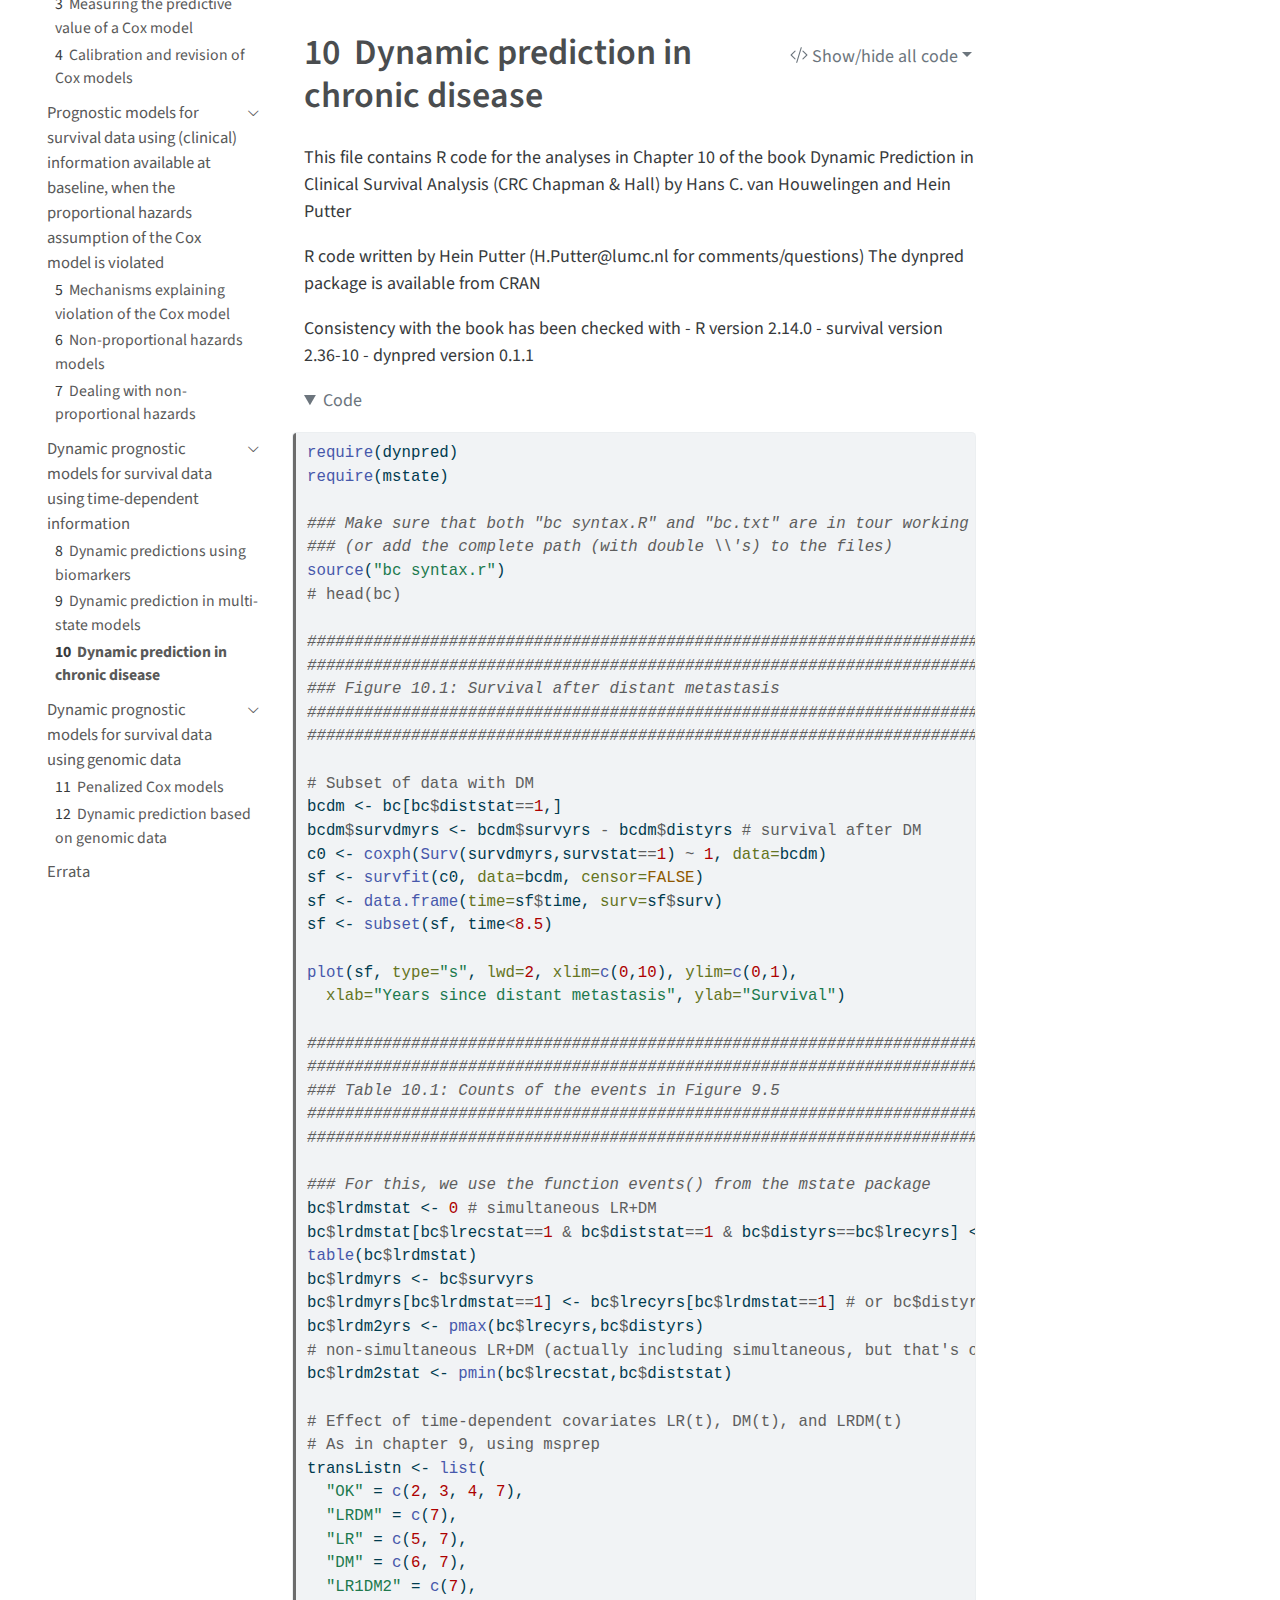
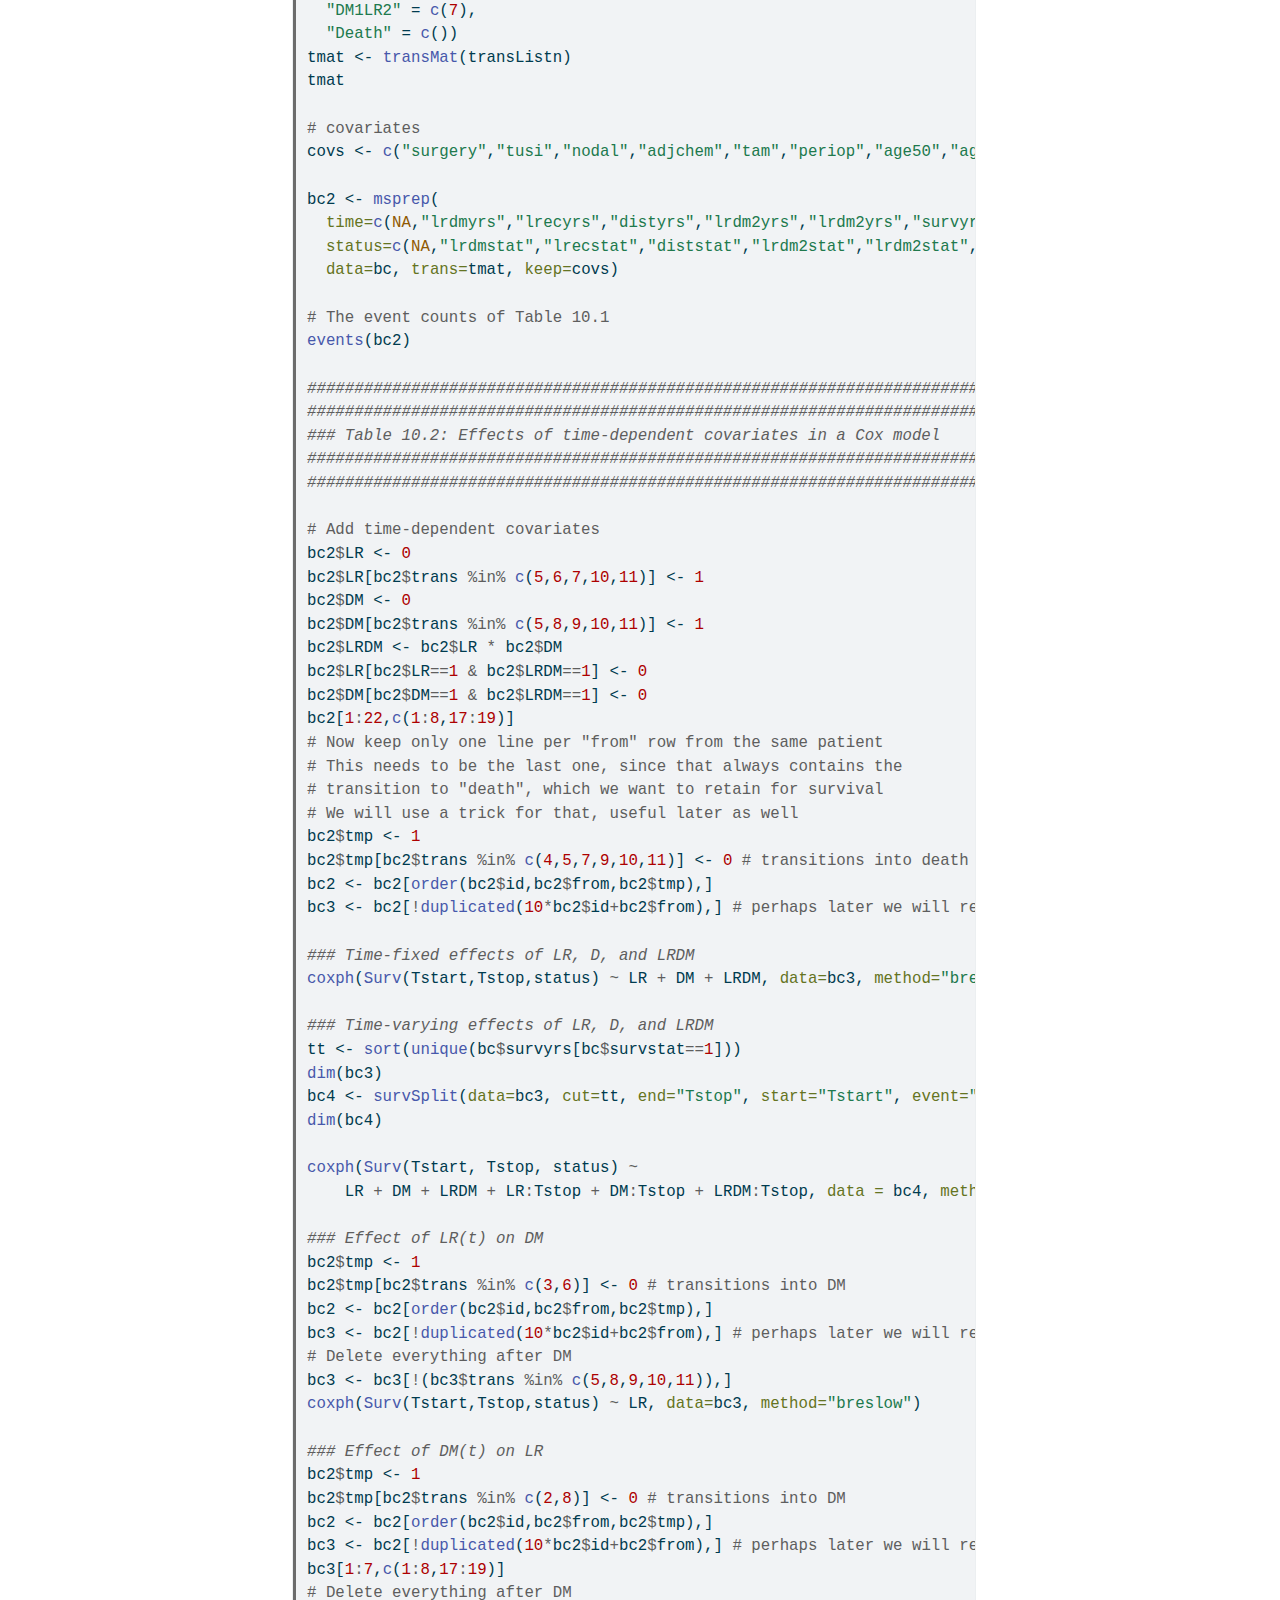
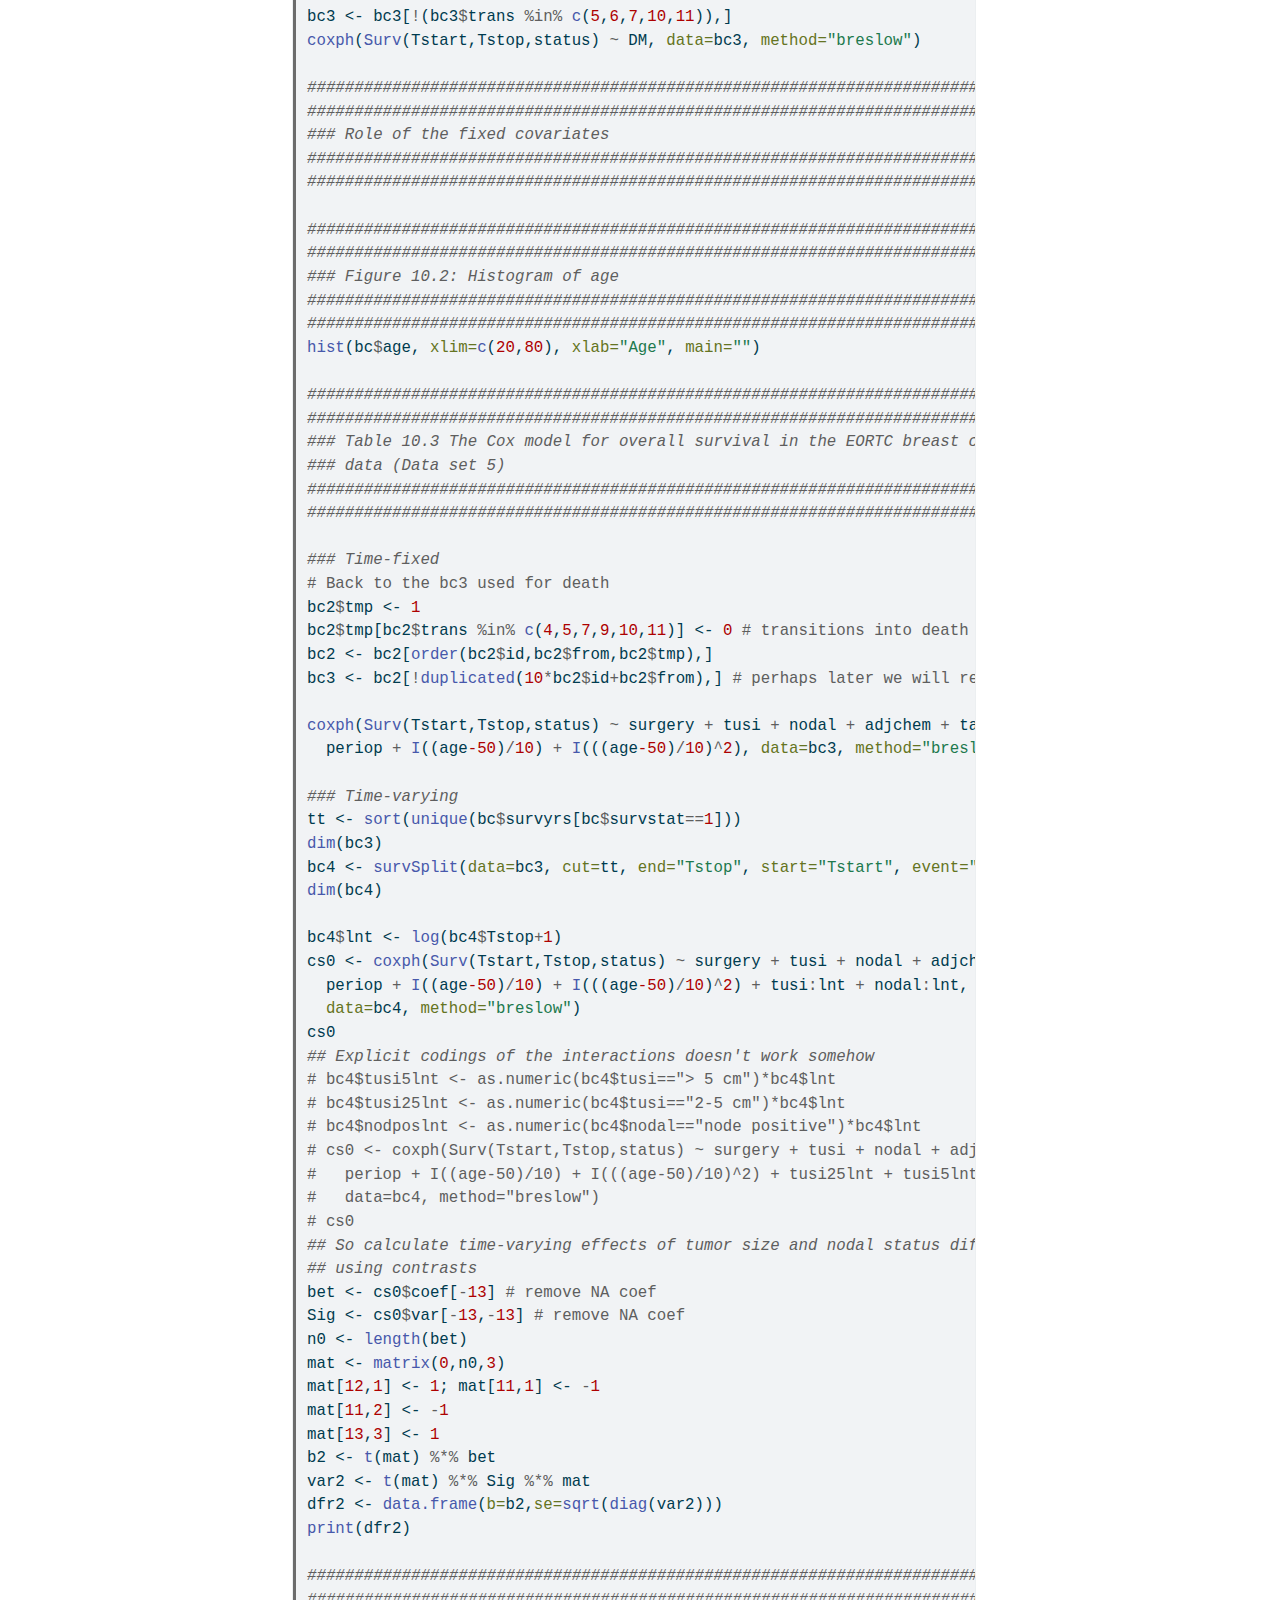
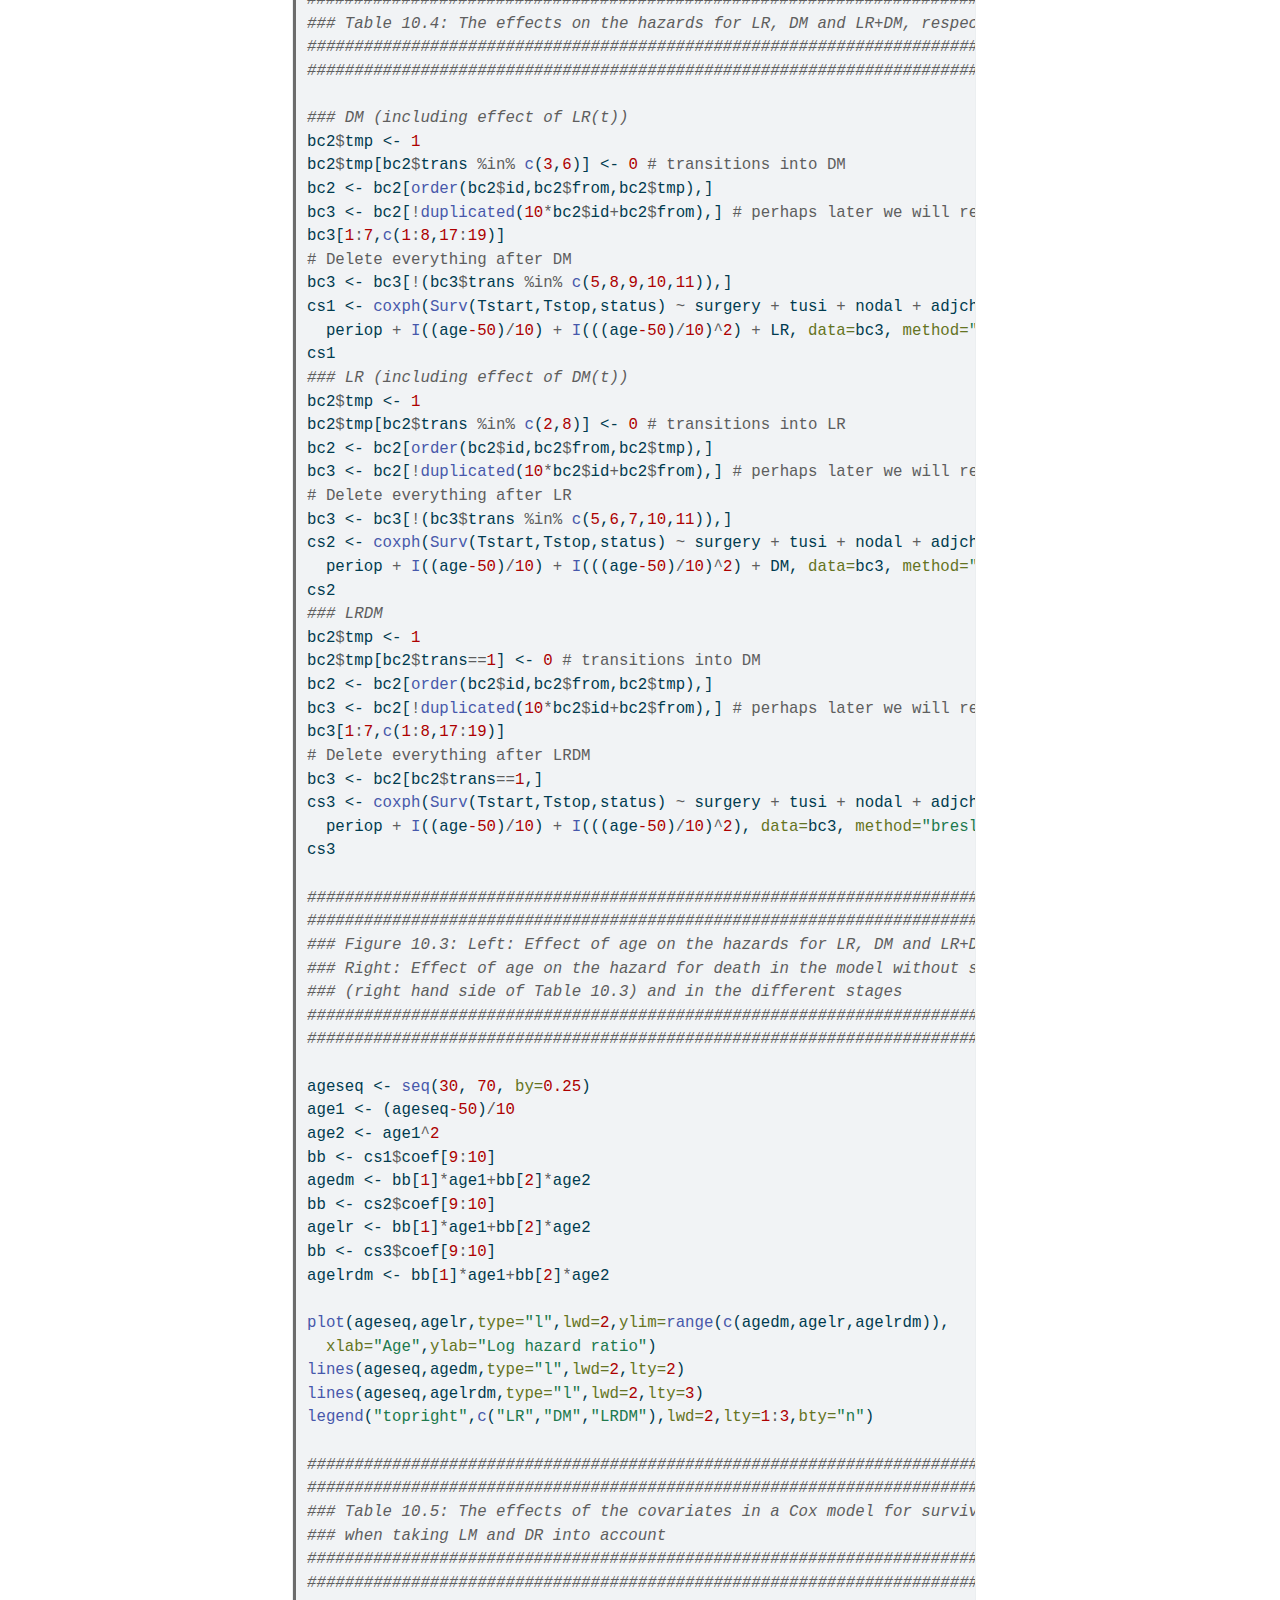
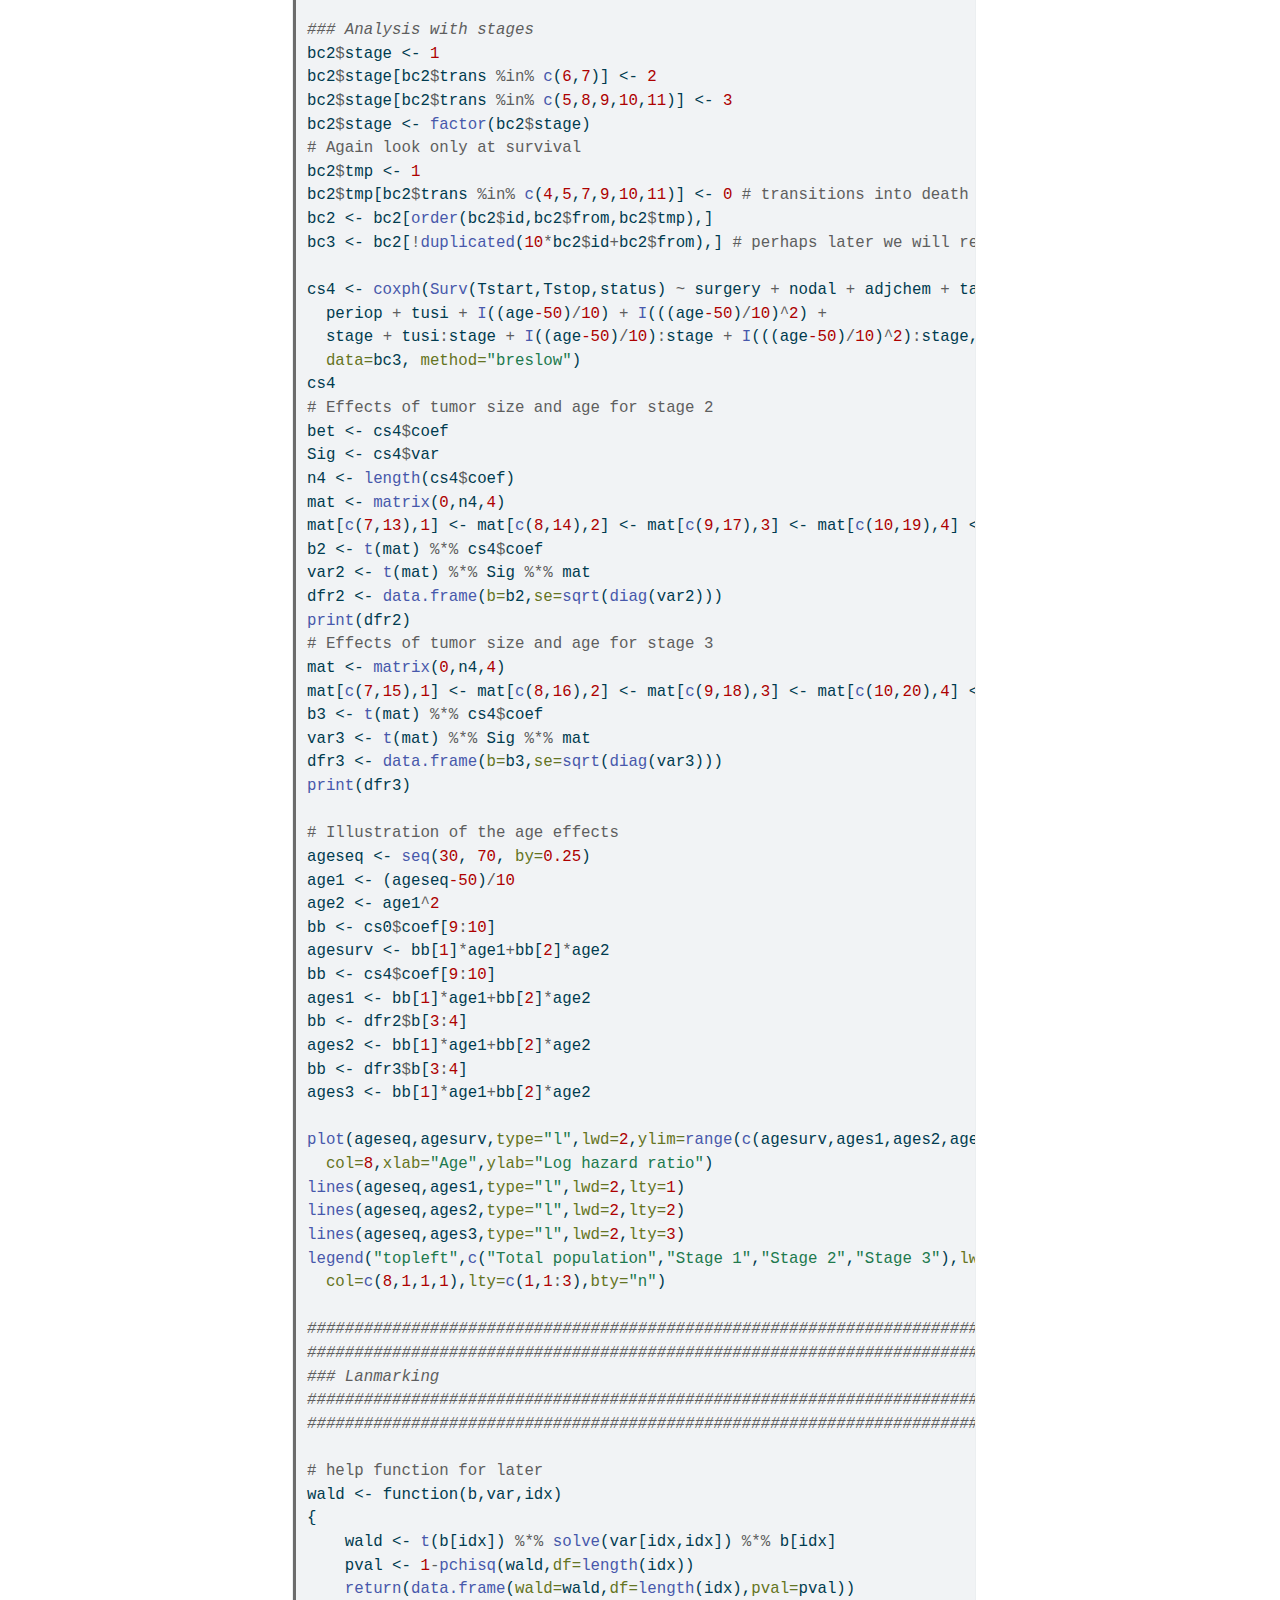
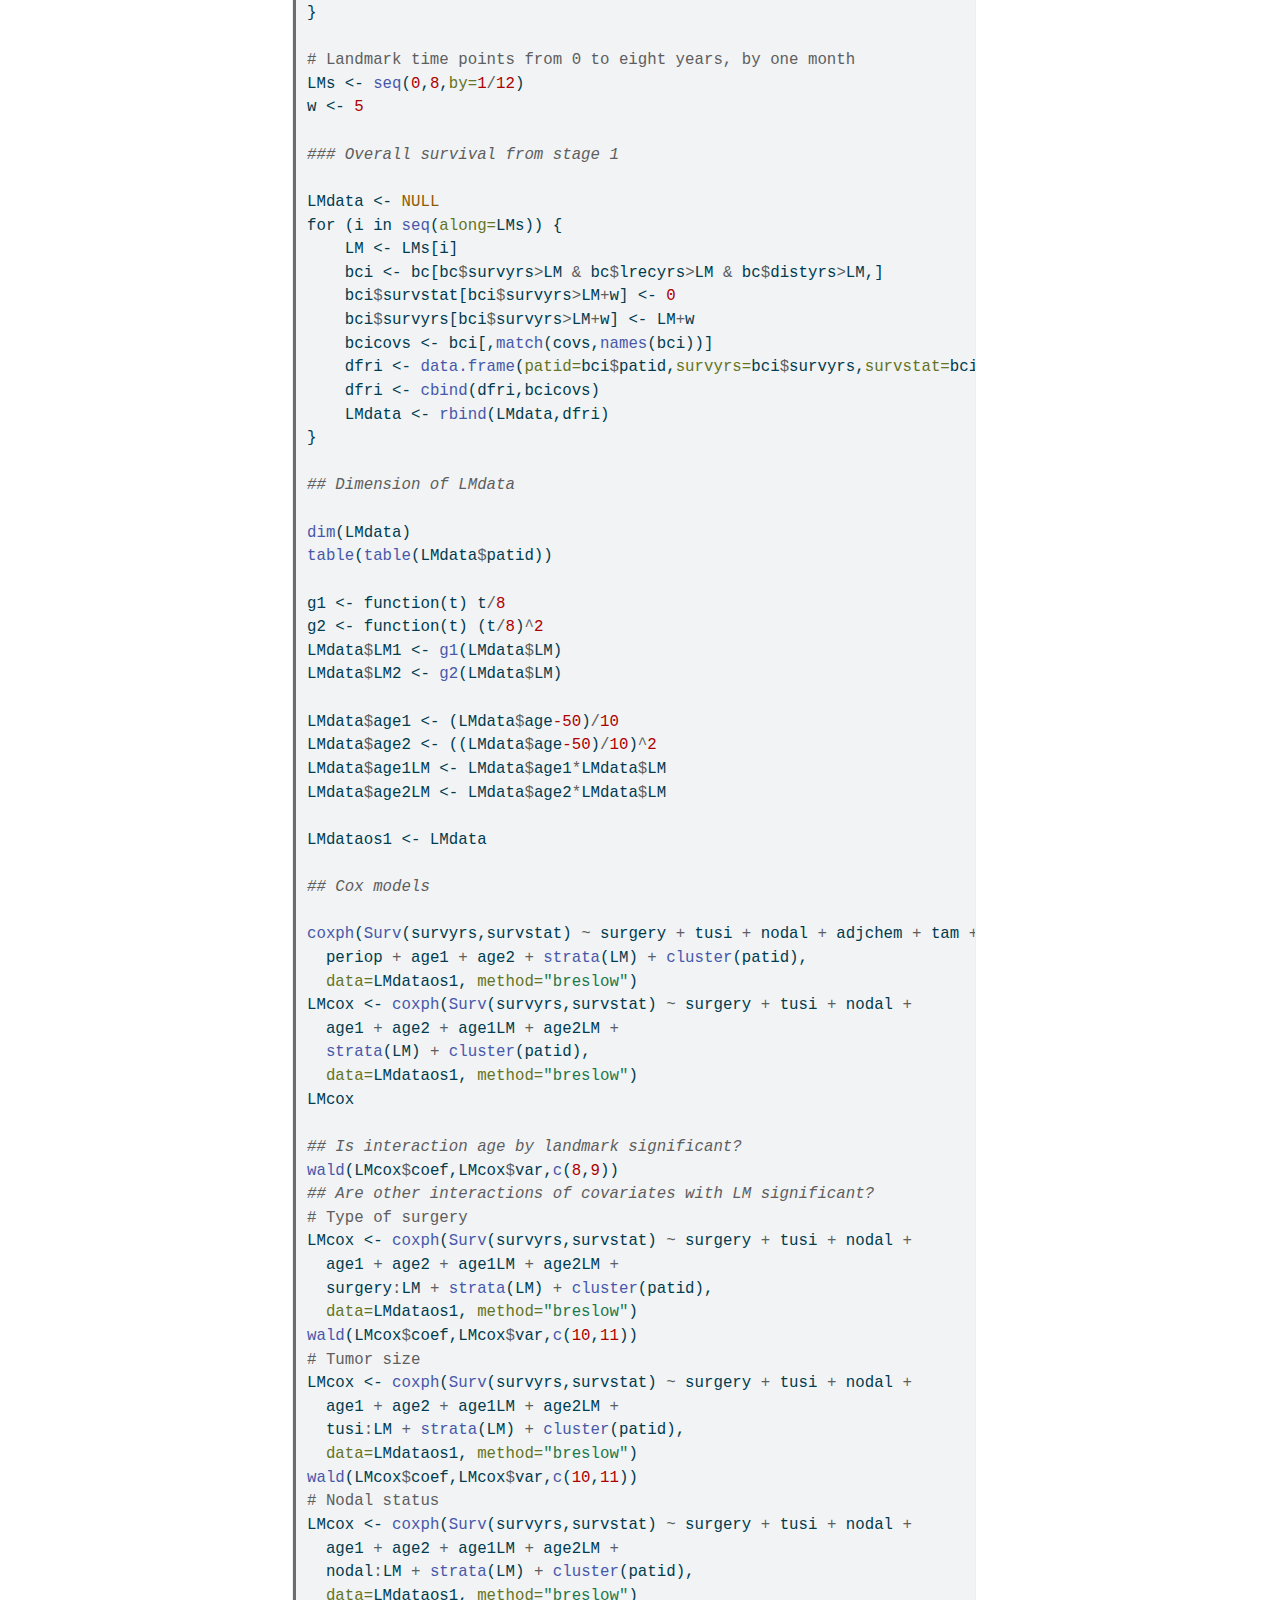
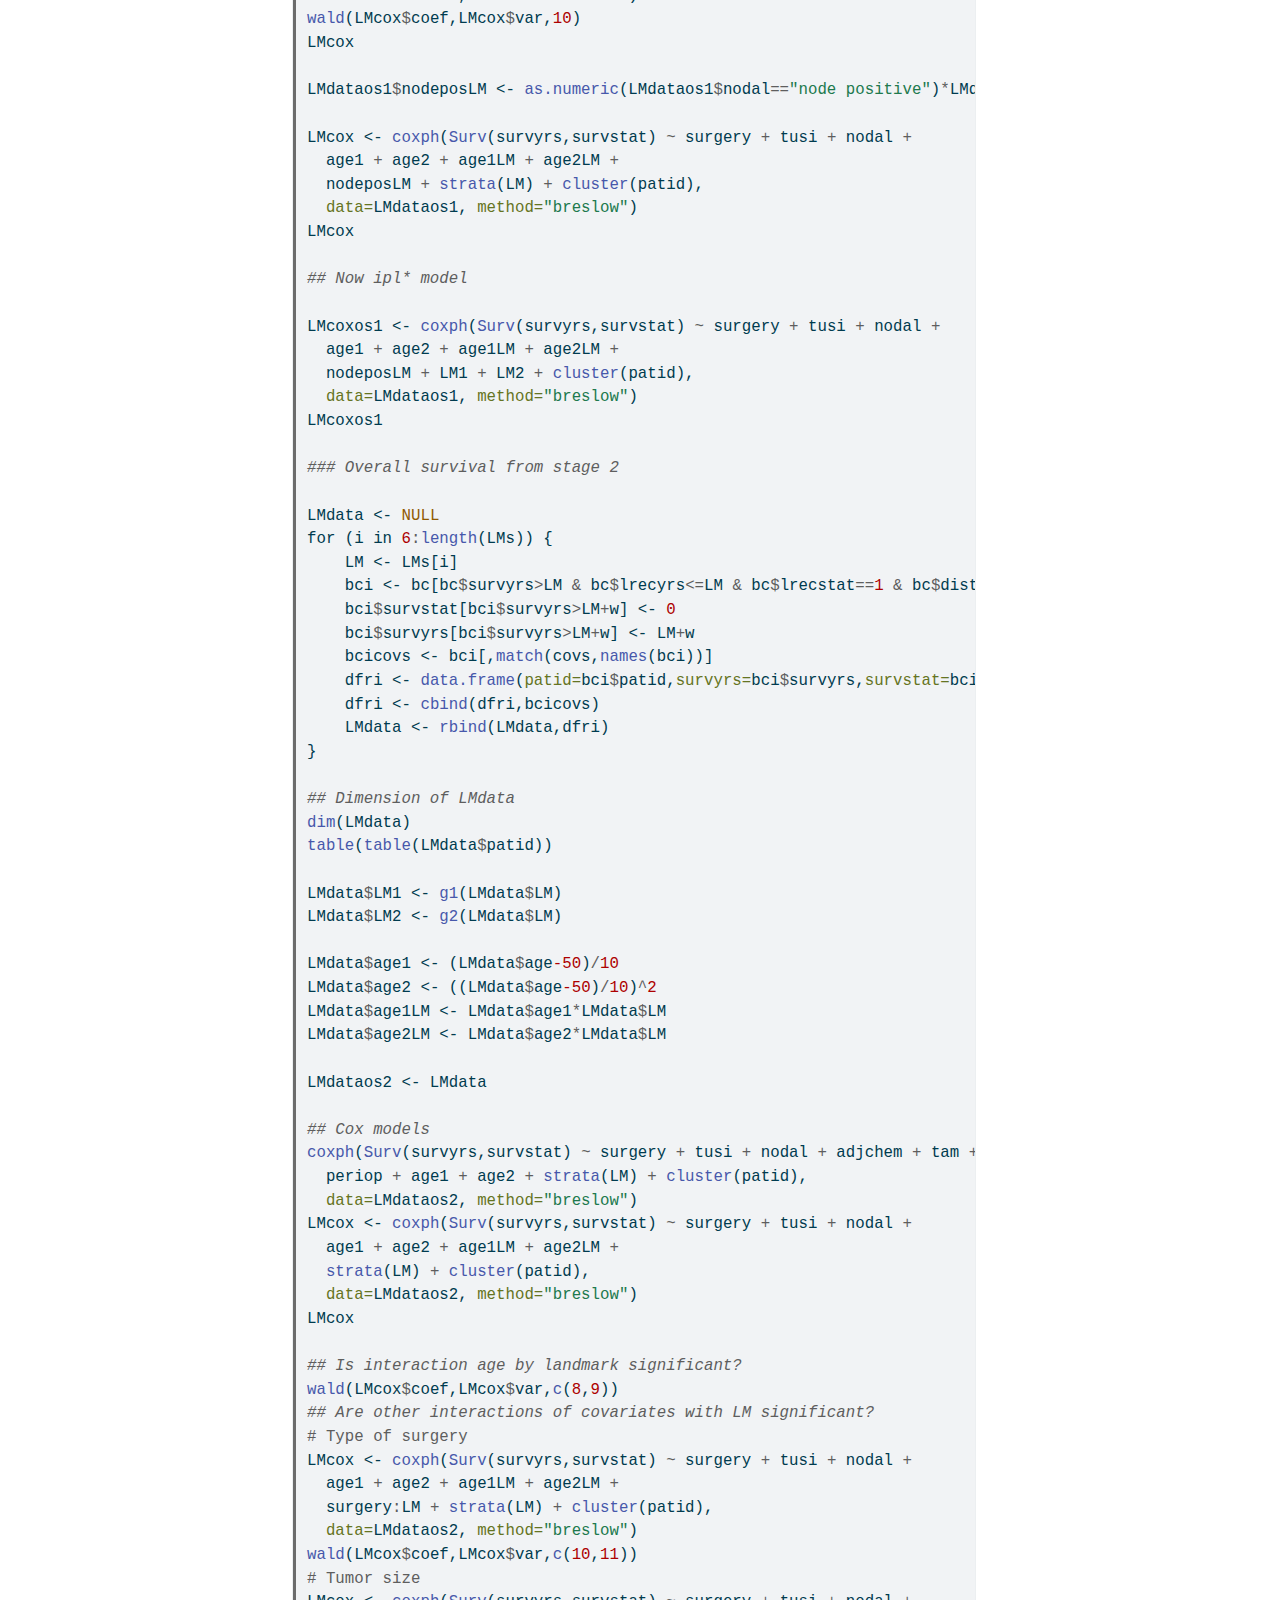
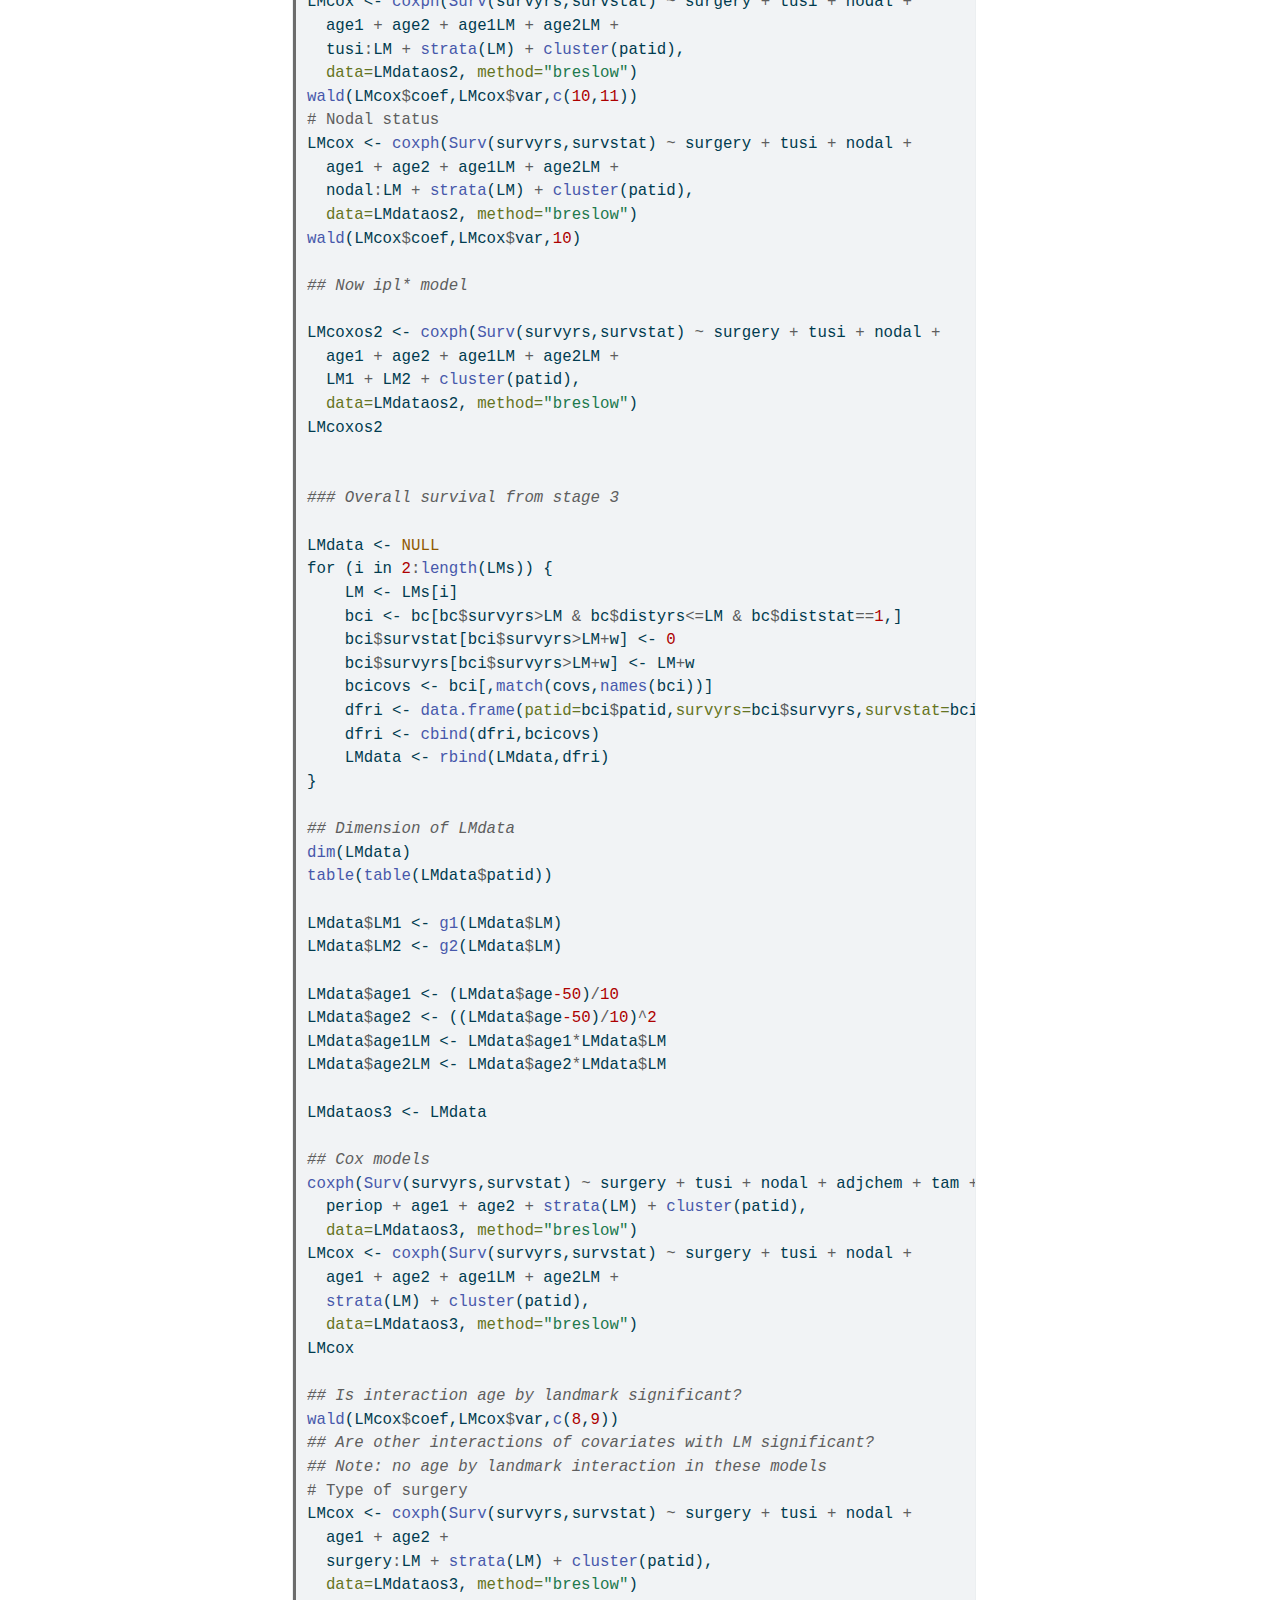
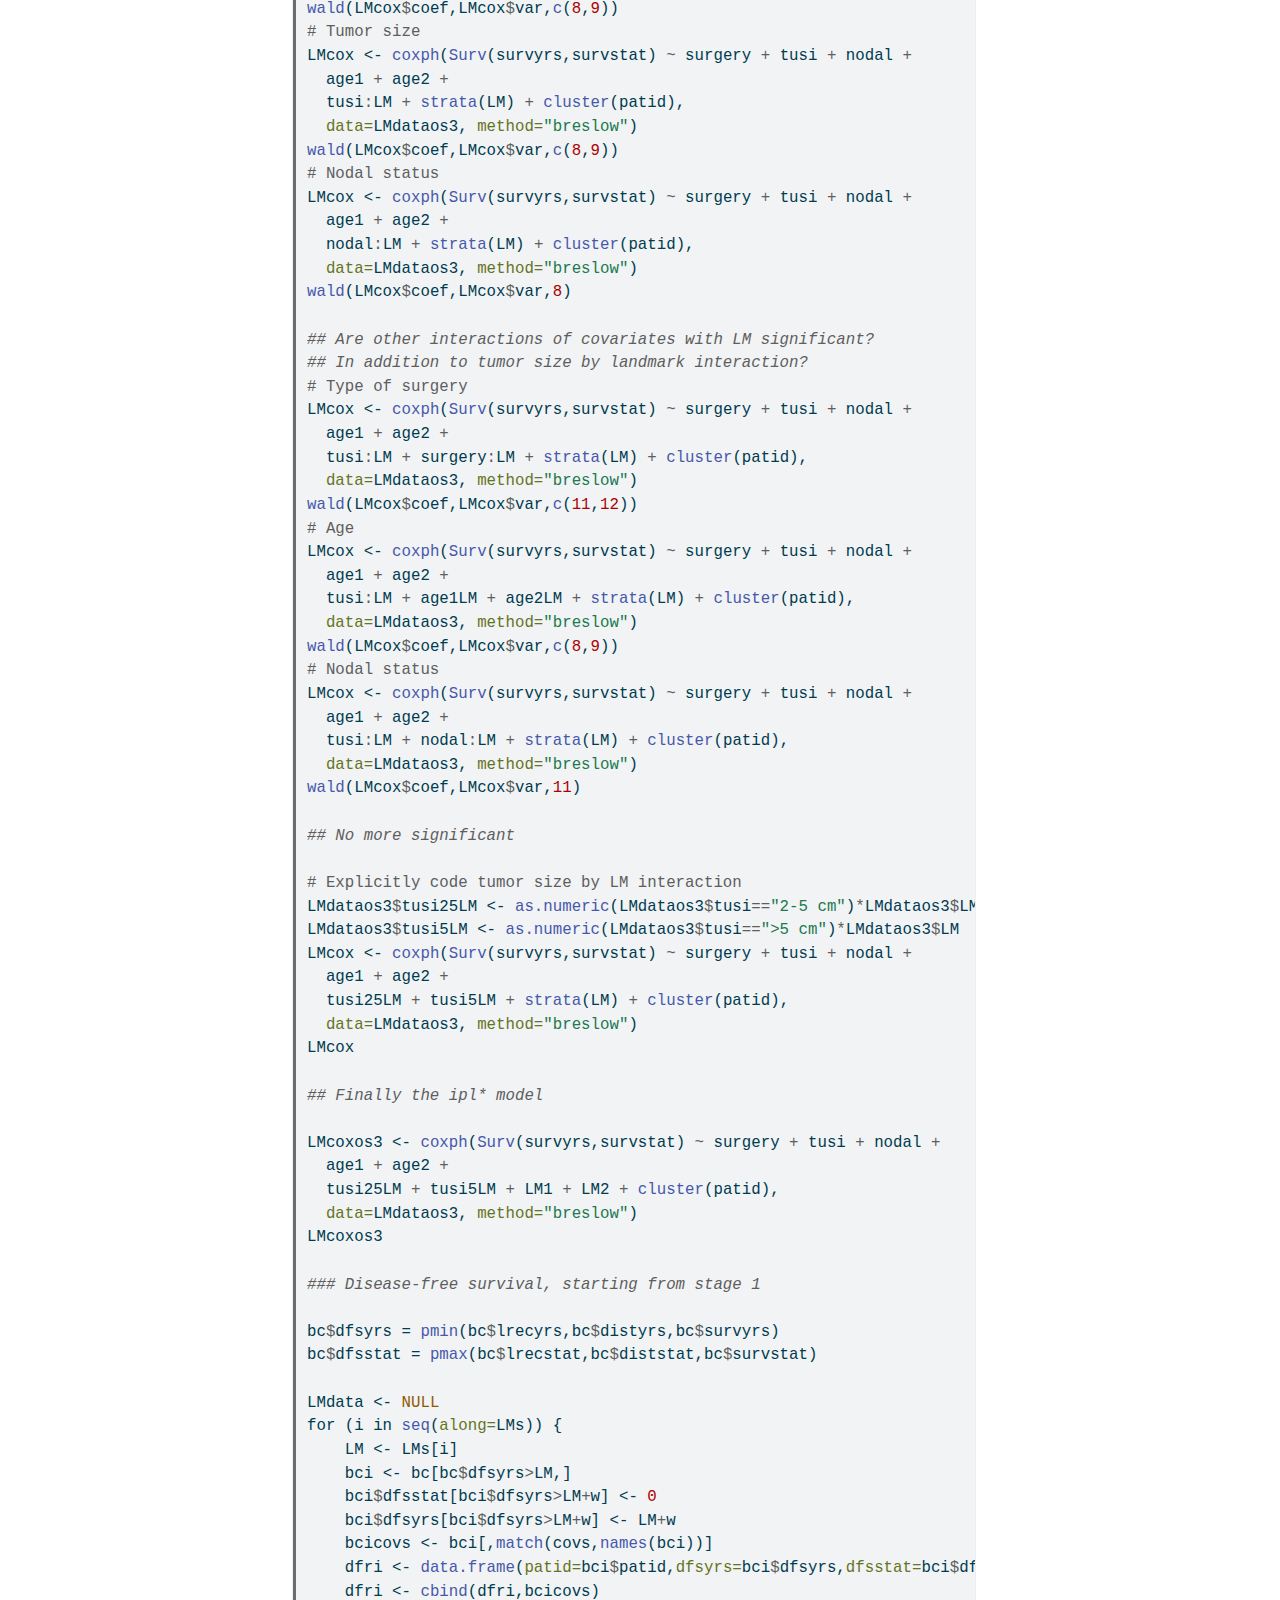
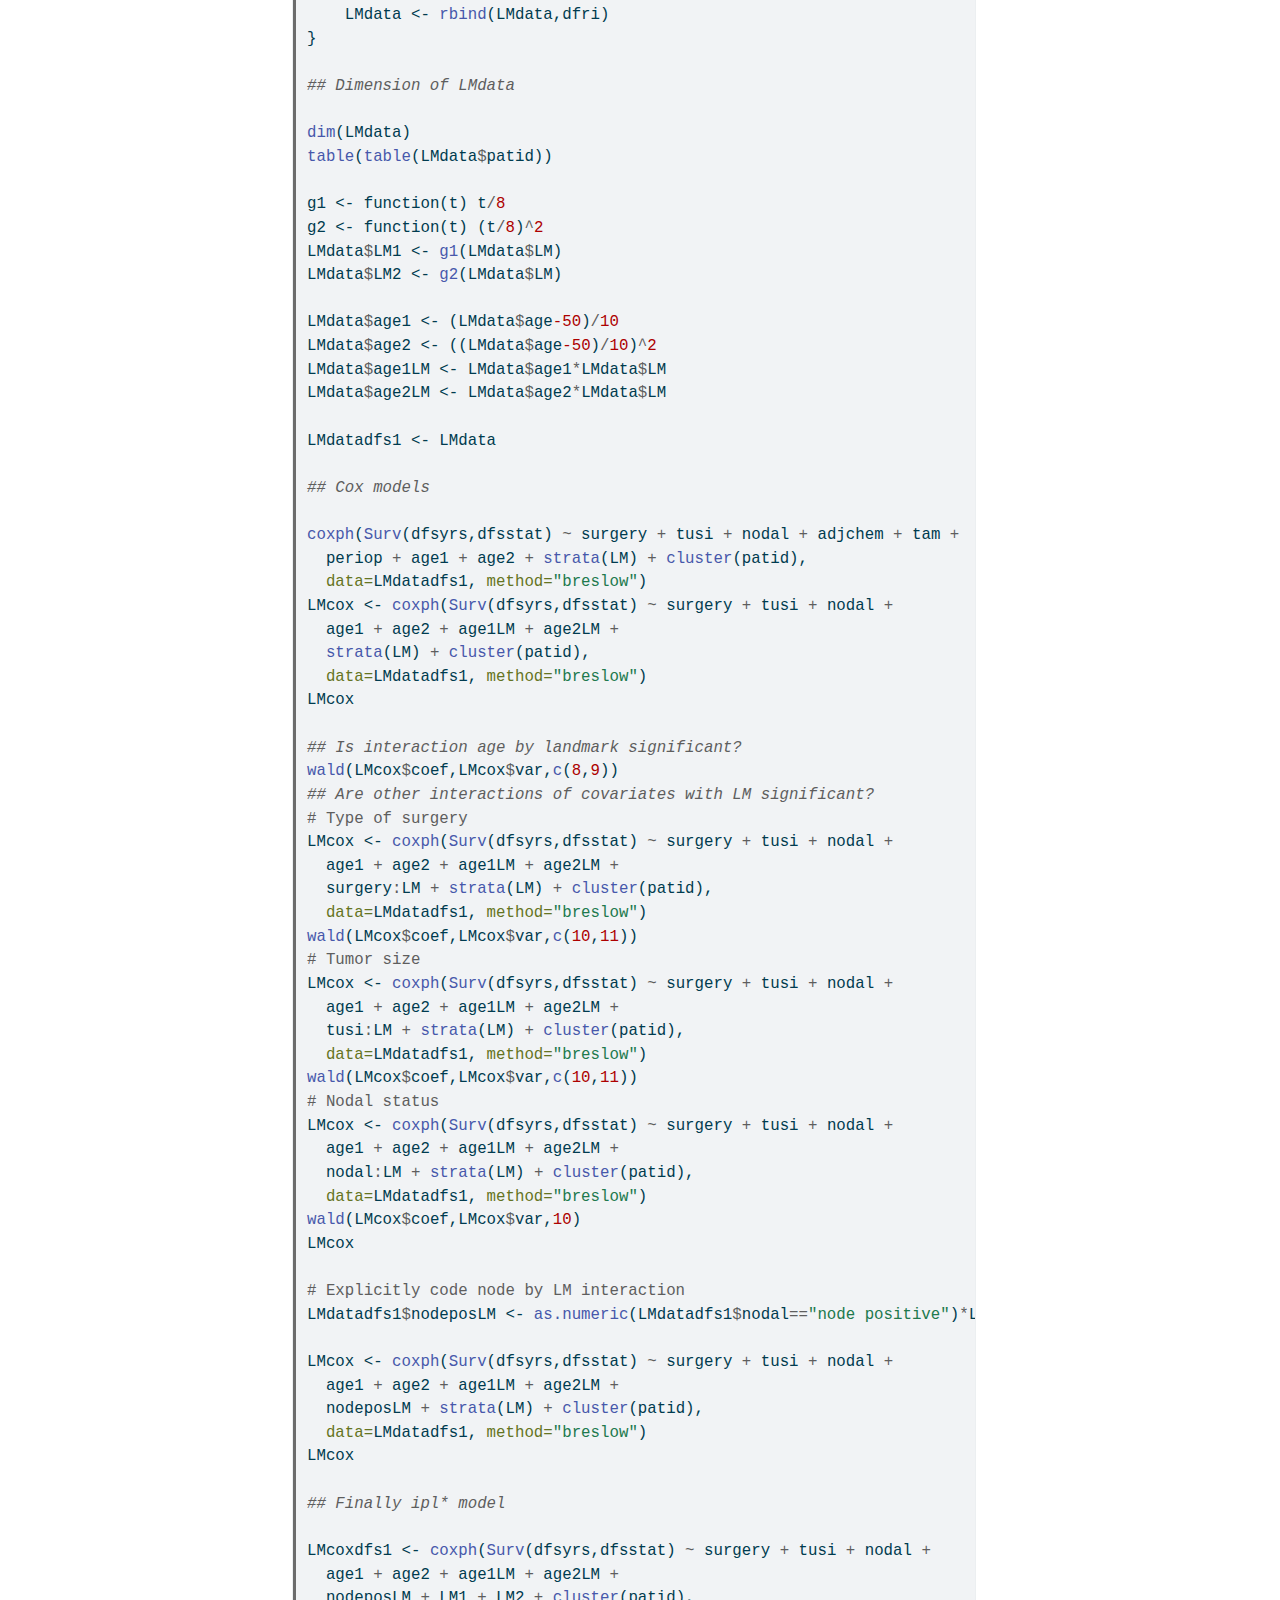
<file: docs/chapters/chapter_10.html>
<!DOCTYPE html>
<html xmlns="http://www.w3.org/1999/xhtml" lang="en" xml:lang="en"><head>

<meta charset="utf-8">
<meta name="generator" content="quarto-1.3.450">

<meta name="viewport" content="width=device-width, initial-scale=1.0, user-scalable=yes">


<title>Dynamic Prediction in Clinical Survival Analysis - 10&nbsp; Dynamic prediction in chronic disease</title>
<style>
code{white-space: pre-wrap;}
span.smallcaps{font-variant: small-caps;}
div.columns{display: flex; gap: min(4vw, 1.5em);}
div.column{flex: auto; overflow-x: auto;}
div.hanging-indent{margin-left: 1.5em; text-indent: -1.5em;}
ul.task-list{list-style: none;}
ul.task-list li input[type="checkbox"] {
  width: 0.8em;
  margin: 0 0.8em 0.2em -1em; /* quarto-specific, see https://github.com/quarto-dev/quarto-cli/issues/4556 */ 
  vertical-align: middle;
}
/* CSS for syntax highlighting */
pre > code.sourceCode { white-space: pre; position: relative; }
pre > code.sourceCode > span { display: inline-block; line-height: 1.25; }
pre > code.sourceCode > span:empty { height: 1.2em; }
.sourceCode { overflow: visible; }
code.sourceCode > span { color: inherit; text-decoration: inherit; }
div.sourceCode { margin: 1em 0; }
pre.sourceCode { margin: 0; }
@media screen {
div.sourceCode { overflow: auto; }
}
@media print {
pre > code.sourceCode { white-space: pre-wrap; }
pre > code.sourceCode > span { text-indent: -5em; padding-left: 5em; }
}
pre.numberSource code
  { counter-reset: source-line 0; }
pre.numberSource code > span
  { position: relative; left: -4em; counter-increment: source-line; }
pre.numberSource code > span > a:first-child::before
  { content: counter(source-line);
    position: relative; left: -1em; text-align: right; vertical-align: baseline;
    border: none; display: inline-block;
    -webkit-touch-callout: none; -webkit-user-select: none;
    -khtml-user-select: none; -moz-user-select: none;
    -ms-user-select: none; user-select: none;
    padding: 0 4px; width: 4em;
  }
pre.numberSource { margin-left: 3em;  padding-left: 4px; }
div.sourceCode
  {   }
@media screen {
pre > code.sourceCode > span > a:first-child::before { text-decoration: underline; }
}
</style>


<script src="../site_libs/quarto-nav/quarto-nav.js"></script>
<script src="../site_libs/quarto-nav/headroom.min.js"></script>
<script src="../site_libs/clipboard/clipboard.min.js"></script>
<script src="../site_libs/quarto-search/autocomplete.umd.js"></script>
<script src="../site_libs/quarto-search/fuse.min.js"></script>
<script src="../site_libs/quarto-search/quarto-search.js"></script>
<meta name="quarto:offset" content="../">
<link href="../chapters/chapter_11.html" rel="next">
<link href="../chapters/chapter_09.html" rel="prev">
<link href="../front-curves.png" rel="icon" type="image/png">
<script src="../site_libs/quarto-html/quarto.js"></script>
<script src="../site_libs/quarto-html/popper.min.js"></script>
<script src="../site_libs/quarto-html/tippy.umd.min.js"></script>
<script src="../site_libs/quarto-html/anchor.min.js"></script>
<link href="../site_libs/quarto-html/tippy.css" rel="stylesheet">
<link href="../site_libs/quarto-html/quarto-syntax-highlighting.css" rel="stylesheet" id="quarto-text-highlighting-styles">
<script src="../site_libs/bootstrap/bootstrap.min.js"></script>
<link href="../site_libs/bootstrap/bootstrap-icons.css" rel="stylesheet">
<link href="../site_libs/bootstrap/bootstrap.min.css" rel="stylesheet" id="quarto-bootstrap" data-mode="light">
<script id="quarto-search-options" type="application/json">{
  "location": "sidebar",
  "copy-button": false,
  "collapse-after": 3,
  "panel-placement": "start",
  "type": "textbox",
  "limit": 20,
  "language": {
    "search-no-results-text": "No results",
    "search-matching-documents-text": "matching documents",
    "search-copy-link-title": "Copy link to search",
    "search-hide-matches-text": "Hide additional matches",
    "search-more-match-text": "more match in this document",
    "search-more-matches-text": "more matches in this document",
    "search-clear-button-title": "Clear",
    "search-detached-cancel-button-title": "Cancel",
    "search-submit-button-title": "Submit",
    "search-label": "Search"
  }
}</script>


</head>

<body class="nav-sidebar floating">

<div id="quarto-search-results"></div>
  <header id="quarto-header" class="headroom fixed-top">
  <nav class="quarto-secondary-nav">
    <div class="container-fluid d-flex">
      <button type="button" class="quarto-btn-toggle btn" data-bs-toggle="collapse" data-bs-target="#quarto-sidebar,#quarto-sidebar-glass" aria-controls="quarto-sidebar" aria-expanded="false" aria-label="Toggle sidebar navigation" onclick="if (window.quartoToggleHeadroom) { window.quartoToggleHeadroom(); }">
        <i class="bi bi-layout-text-sidebar-reverse"></i>
      </button>
      <nav class="quarto-page-breadcrumbs" aria-label="breadcrumb"><ol class="breadcrumb"><li class="breadcrumb-item"><a href="../chapters/chapter_08.html">Dynamic prognostic models for survival data using time-dependent information</a></li><li class="breadcrumb-item"><a href="../chapters/chapter_10.html"><span class="chapter-number">10</span>&nbsp; <span class="chapter-title">Dynamic prediction in chronic disease</span></a></li></ol></nav>
      <a class="flex-grow-1" role="button" data-bs-toggle="collapse" data-bs-target="#quarto-sidebar,#quarto-sidebar-glass" aria-controls="quarto-sidebar" aria-expanded="false" aria-label="Toggle sidebar navigation" onclick="if (window.quartoToggleHeadroom) { window.quartoToggleHeadroom(); }">      
      </a>
      <button type="button" class="btn quarto-search-button" aria-label="" onclick="window.quartoOpenSearch();">
        <i class="bi bi-search"></i>
      </button>
    </div>
  </nav>
</header>
<!-- content -->
<div id="quarto-content" class="quarto-container page-columns page-rows-contents page-layout-article">
<!-- sidebar -->
  <nav id="quarto-sidebar" class="sidebar collapse collapse-horizontal sidebar-navigation floating overflow-auto">
    <div class="pt-lg-2 mt-2 text-left sidebar-header sidebar-header-stacked">
      <a href="../index.html" class="sidebar-logo-link">
      <img src="../front-curves.png" alt="" class="sidebar-logo py-0 d-lg-inline d-none">
      </a>
    <div class="sidebar-title mb-0 py-0">
      <a href="../"></a> 
        <div class="sidebar-tools-main">
    <a href="https://github.com/survival-lumc/DynamicPrediction-book" rel="" title="Source Code" class="quarto-navigation-tool px-1" aria-label="Source Code"><i class="bi bi-github"></i></a>
</div>
    </div>
      </div>
        <div class="mt-2 flex-shrink-0 align-items-center">
        <div class="sidebar-search">
        <div id="quarto-search" class="" title="Search"></div>
        </div>
        </div>
    <div class="sidebar-menu-container"> 
    <ul class="list-unstyled mt-1">
        <li class="sidebar-item">
  <div class="sidebar-item-container"> 
  <a href="../index.html" class="sidebar-item-text sidebar-link">
 <span class="menu-text">Preface</span></a>
  </div>
</li>
        <li class="sidebar-item sidebar-item-section">
      <div class="sidebar-item-container"> 
            <a class="sidebar-item-text sidebar-link text-start" data-bs-toggle="collapse" data-bs-target="#quarto-sidebar-section-1" aria-expanded="true">
 <span class="menu-text">Prognostic models for survival data using (clinical) information available at baseline, based on the Cox model</span></a>
          <a class="sidebar-item-toggle text-start" data-bs-toggle="collapse" data-bs-target="#quarto-sidebar-section-1" aria-expanded="true" aria-label="Toggle section">
            <i class="bi bi-chevron-right ms-2"></i>
          </a> 
      </div>
      <ul id="quarto-sidebar-section-1" class="collapse list-unstyled sidebar-section depth1 show">  
          <li class="sidebar-item">
  <div class="sidebar-item-container"> 
  <a href="../chapters/chapter_01.html" class="sidebar-item-text sidebar-link">
 <span class="menu-text"><span class="chapter-number">1</span>&nbsp; <span class="chapter-title">The special nature of survival data</span></span></a>
  </div>
</li>
          <li class="sidebar-item">
  <div class="sidebar-item-container"> 
  <a href="../chapters/chapter_02.html" class="sidebar-item-text sidebar-link">
 <span class="menu-text"><span class="chapter-number">2</span>&nbsp; <span class="chapter-title">Cox regression model</span></span></a>
  </div>
</li>
          <li class="sidebar-item">
  <div class="sidebar-item-container"> 
  <a href="../chapters/chapter_03.html" class="sidebar-item-text sidebar-link">
 <span class="menu-text"><span class="chapter-number">3</span>&nbsp; <span class="chapter-title">Measuring the predictive value of a Cox model</span></span></a>
  </div>
</li>
          <li class="sidebar-item">
  <div class="sidebar-item-container"> 
  <a href="../chapters/chapter_04.html" class="sidebar-item-text sidebar-link">
 <span class="menu-text"><span class="chapter-number">4</span>&nbsp; <span class="chapter-title">Calibration and revision of Cox models</span></span></a>
  </div>
</li>
      </ul>
  </li>
        <li class="sidebar-item sidebar-item-section">
      <div class="sidebar-item-container"> 
            <a class="sidebar-item-text sidebar-link text-start" data-bs-toggle="collapse" data-bs-target="#quarto-sidebar-section-2" aria-expanded="true">
 <span class="menu-text">Prognostic models for survival data using (clinical) information available at baseline, when the proportional hazards assumption of the Cox model is violated</span></a>
          <a class="sidebar-item-toggle text-start" data-bs-toggle="collapse" data-bs-target="#quarto-sidebar-section-2" aria-expanded="true" aria-label="Toggle section">
            <i class="bi bi-chevron-right ms-2"></i>
          </a> 
      </div>
      <ul id="quarto-sidebar-section-2" class="collapse list-unstyled sidebar-section depth1 show">  
          <li class="sidebar-item">
  <div class="sidebar-item-container"> 
  <a href="../chapters/chapter_05.html" class="sidebar-item-text sidebar-link">
 <span class="menu-text"><span class="chapter-number">5</span>&nbsp; <span class="chapter-title">Mechanisms explaining violation of the Cox model</span></span></a>
  </div>
</li>
          <li class="sidebar-item">
  <div class="sidebar-item-container"> 
  <a href="../chapters/chapter_06.html" class="sidebar-item-text sidebar-link">
 <span class="menu-text"><span class="chapter-number">6</span>&nbsp; <span class="chapter-title">Non-proportional hazards models</span></span></a>
  </div>
</li>
          <li class="sidebar-item">
  <div class="sidebar-item-container"> 
  <a href="../chapters/chapter_07.html" class="sidebar-item-text sidebar-link">
 <span class="menu-text"><span class="chapter-number">7</span>&nbsp; <span class="chapter-title">Dealing with non-proportional hazards</span></span></a>
  </div>
</li>
      </ul>
  </li>
        <li class="sidebar-item sidebar-item-section">
      <div class="sidebar-item-container"> 
            <a class="sidebar-item-text sidebar-link text-start" data-bs-toggle="collapse" data-bs-target="#quarto-sidebar-section-3" aria-expanded="true">
 <span class="menu-text">Dynamic prognostic models for survival data using time-dependent information</span></a>
          <a class="sidebar-item-toggle text-start" data-bs-toggle="collapse" data-bs-target="#quarto-sidebar-section-3" aria-expanded="true" aria-label="Toggle section">
            <i class="bi bi-chevron-right ms-2"></i>
          </a> 
      </div>
      <ul id="quarto-sidebar-section-3" class="collapse list-unstyled sidebar-section depth1 show">  
          <li class="sidebar-item">
  <div class="sidebar-item-container"> 
  <a href="../chapters/chapter_08.html" class="sidebar-item-text sidebar-link">
 <span class="menu-text"><span class="chapter-number">8</span>&nbsp; <span class="chapter-title">Dynamic predictions using biomarkers</span></span></a>
  </div>
</li>
          <li class="sidebar-item">
  <div class="sidebar-item-container"> 
  <a href="../chapters/chapter_09.html" class="sidebar-item-text sidebar-link">
 <span class="menu-text"><span class="chapter-number">9</span>&nbsp; <span class="chapter-title">Dynamic prediction in multi-state models</span></span></a>
  </div>
</li>
          <li class="sidebar-item">
  <div class="sidebar-item-container"> 
  <a href="../chapters/chapter_10.html" class="sidebar-item-text sidebar-link active">
 <span class="menu-text"><span class="chapter-number">10</span>&nbsp; <span class="chapter-title">Dynamic prediction in chronic disease</span></span></a>
  </div>
</li>
      </ul>
  </li>
        <li class="sidebar-item sidebar-item-section">
      <div class="sidebar-item-container"> 
            <a class="sidebar-item-text sidebar-link text-start" data-bs-toggle="collapse" data-bs-target="#quarto-sidebar-section-4" aria-expanded="true">
 <span class="menu-text">Dynamic prognostic models for survival data using genomic data</span></a>
          <a class="sidebar-item-toggle text-start" data-bs-toggle="collapse" data-bs-target="#quarto-sidebar-section-4" aria-expanded="true" aria-label="Toggle section">
            <i class="bi bi-chevron-right ms-2"></i>
          </a> 
      </div>
      <ul id="quarto-sidebar-section-4" class="collapse list-unstyled sidebar-section depth1 show">  
          <li class="sidebar-item">
  <div class="sidebar-item-container"> 
  <a href="../chapters/chapter_11.html" class="sidebar-item-text sidebar-link">
 <span class="menu-text"><span class="chapter-number">11</span>&nbsp; <span class="chapter-title">Penalized Cox models</span></span></a>
  </div>
</li>
          <li class="sidebar-item">
  <div class="sidebar-item-container"> 
  <a href="../chapters/chapter_12.html" class="sidebar-item-text sidebar-link">
 <span class="menu-text"><span class="chapter-number">12</span>&nbsp; <span class="chapter-title">Dynamic prediction based on genomic data</span></span></a>
  </div>
</li>
      </ul>
  </li>
        <li class="sidebar-item">
  <div class="sidebar-item-container"> 
  <a href="../errata.html" class="sidebar-item-text sidebar-link">
 <span class="menu-text">Errata</span></a>
  </div>
</li>
    </ul>
    </div>
</nav>
<div id="quarto-sidebar-glass" data-bs-toggle="collapse" data-bs-target="#quarto-sidebar,#quarto-sidebar-glass"></div>
<!-- margin-sidebar -->
    <div id="quarto-margin-sidebar" class="sidebar margin-sidebar">
        
    </div>
<!-- main -->
<main class="content" id="quarto-document-content">

<header id="title-block-header" class="quarto-title-block default">
<div class="quarto-title">
<div class="quarto-title-block"><div><h1 class="title"><span class="chapter-number">10</span>&nbsp; <span class="chapter-title">Dynamic prediction in chronic disease</span></h1><button type="button" class="btn code-tools-button dropdown-toggle" id="quarto-code-tools-menu" data-bs-toggle="dropdown" aria-expanded="false"><i class="bi"></i> Show/hide all code</button><ul class="dropdown-menu dropdown-menu-end" aria-labelelledby="quarto-code-tools-menu"><li><a id="quarto-show-all-code" class="dropdown-item" href="javascript:void(0)" role="button">Show All Code</a></li><li><a id="quarto-hide-all-code" class="dropdown-item" href="javascript:void(0)" role="button">Hide All Code</a></li></ul></div></div>
</div>



<div class="quarto-title-meta">

    
  
    
  </div>
  

</header>

<p>This file contains R code for the analyses in Chapter 10 of the book Dynamic Prediction in Clinical Survival Analysis (CRC Chapman &amp; Hall) by Hans C. van Houwelingen and Hein Putter</p>
<p>R code written by Hein Putter (H.Putter@lumc.nl for comments/questions) The dynpred package is available from CRAN</p>
<p>Consistency with the book has been checked with - R version 2.14.0 - survival version 2.36-10 - dynpred version 0.1.1</p>
<div class="cell" data-hash="chapter_10_cache/html/figbla_bd48909402fa9b571bbe00c66806b94a">
<details open="">
<summary>Code</summary>
<div class="sourceCode cell-code" id="cb1"><pre class="sourceCode r code-with-copy"><code class="sourceCode r"><span id="cb1-1"><a href="#cb1-1" aria-hidden="true" tabindex="-1"></a><span class="fu">require</span>(dynpred)</span>
<span id="cb1-2"><a href="#cb1-2" aria-hidden="true" tabindex="-1"></a><span class="fu">require</span>(mstate)</span>
<span id="cb1-3"><a href="#cb1-3" aria-hidden="true" tabindex="-1"></a></span>
<span id="cb1-4"><a href="#cb1-4" aria-hidden="true" tabindex="-1"></a><span class="do">### Make sure that both "bc syntax.R" and "bc.txt" are in tour working directory</span></span>
<span id="cb1-5"><a href="#cb1-5" aria-hidden="true" tabindex="-1"></a><span class="do">### (or add the complete path (with double \\'s) to the files)</span></span>
<span id="cb1-6"><a href="#cb1-6" aria-hidden="true" tabindex="-1"></a><span class="fu">source</span>(<span class="st">"bc syntax.r"</span>)</span>
<span id="cb1-7"><a href="#cb1-7" aria-hidden="true" tabindex="-1"></a><span class="co"># head(bc)</span></span>
<span id="cb1-8"><a href="#cb1-8" aria-hidden="true" tabindex="-1"></a></span>
<span id="cb1-9"><a href="#cb1-9" aria-hidden="true" tabindex="-1"></a><span class="do">###############################################################################</span></span>
<span id="cb1-10"><a href="#cb1-10" aria-hidden="true" tabindex="-1"></a><span class="do">###############################################################################</span></span>
<span id="cb1-11"><a href="#cb1-11" aria-hidden="true" tabindex="-1"></a><span class="do">### Figure 10.1: Survival after distant metastasis</span></span>
<span id="cb1-12"><a href="#cb1-12" aria-hidden="true" tabindex="-1"></a><span class="do">###############################################################################</span></span>
<span id="cb1-13"><a href="#cb1-13" aria-hidden="true" tabindex="-1"></a><span class="do">###############################################################################</span></span>
<span id="cb1-14"><a href="#cb1-14" aria-hidden="true" tabindex="-1"></a></span>
<span id="cb1-15"><a href="#cb1-15" aria-hidden="true" tabindex="-1"></a><span class="co"># Subset of data with DM</span></span>
<span id="cb1-16"><a href="#cb1-16" aria-hidden="true" tabindex="-1"></a>bcdm <span class="ot">&lt;-</span> bc[bc<span class="sc">$</span>diststat<span class="sc">==</span><span class="dv">1</span>,]</span>
<span id="cb1-17"><a href="#cb1-17" aria-hidden="true" tabindex="-1"></a>bcdm<span class="sc">$</span>survdmyrs <span class="ot">&lt;-</span> bcdm<span class="sc">$</span>survyrs <span class="sc">-</span> bcdm<span class="sc">$</span>distyrs <span class="co"># survival after DM</span></span>
<span id="cb1-18"><a href="#cb1-18" aria-hidden="true" tabindex="-1"></a>c0 <span class="ot">&lt;-</span> <span class="fu">coxph</span>(<span class="fu">Surv</span>(survdmyrs,survstat<span class="sc">==</span><span class="dv">1</span>) <span class="sc">~</span> <span class="dv">1</span>, <span class="at">data=</span>bcdm)</span>
<span id="cb1-19"><a href="#cb1-19" aria-hidden="true" tabindex="-1"></a>sf <span class="ot">&lt;-</span> <span class="fu">survfit</span>(c0, <span class="at">data=</span>bcdm, <span class="at">censor=</span><span class="cn">FALSE</span>)</span>
<span id="cb1-20"><a href="#cb1-20" aria-hidden="true" tabindex="-1"></a>sf <span class="ot">&lt;-</span> <span class="fu">data.frame</span>(<span class="at">time=</span>sf<span class="sc">$</span>time, <span class="at">surv=</span>sf<span class="sc">$</span>surv)</span>
<span id="cb1-21"><a href="#cb1-21" aria-hidden="true" tabindex="-1"></a>sf <span class="ot">&lt;-</span> <span class="fu">subset</span>(sf, time<span class="sc">&lt;</span><span class="fl">8.5</span>)</span>
<span id="cb1-22"><a href="#cb1-22" aria-hidden="true" tabindex="-1"></a></span>
<span id="cb1-23"><a href="#cb1-23" aria-hidden="true" tabindex="-1"></a><span class="fu">plot</span>(sf, <span class="at">type=</span><span class="st">"s"</span>, <span class="at">lwd=</span><span class="dv">2</span>, <span class="at">xlim=</span><span class="fu">c</span>(<span class="dv">0</span>,<span class="dv">10</span>), <span class="at">ylim=</span><span class="fu">c</span>(<span class="dv">0</span>,<span class="dv">1</span>),</span>
<span id="cb1-24"><a href="#cb1-24" aria-hidden="true" tabindex="-1"></a>  <span class="at">xlab=</span><span class="st">"Years since distant metastasis"</span>, <span class="at">ylab=</span><span class="st">"Survival"</span>)</span>
<span id="cb1-25"><a href="#cb1-25" aria-hidden="true" tabindex="-1"></a></span>
<span id="cb1-26"><a href="#cb1-26" aria-hidden="true" tabindex="-1"></a><span class="do">###############################################################################</span></span>
<span id="cb1-27"><a href="#cb1-27" aria-hidden="true" tabindex="-1"></a><span class="do">###############################################################################</span></span>
<span id="cb1-28"><a href="#cb1-28" aria-hidden="true" tabindex="-1"></a><span class="do">### Table 10.1: Counts of the events in Figure 9.5</span></span>
<span id="cb1-29"><a href="#cb1-29" aria-hidden="true" tabindex="-1"></a><span class="do">###############################################################################</span></span>
<span id="cb1-30"><a href="#cb1-30" aria-hidden="true" tabindex="-1"></a><span class="do">###############################################################################</span></span>
<span id="cb1-31"><a href="#cb1-31" aria-hidden="true" tabindex="-1"></a></span>
<span id="cb1-32"><a href="#cb1-32" aria-hidden="true" tabindex="-1"></a><span class="do">### For this, we use the function events() from the mstate package</span></span>
<span id="cb1-33"><a href="#cb1-33" aria-hidden="true" tabindex="-1"></a>bc<span class="sc">$</span>lrdmstat <span class="ot">&lt;-</span> <span class="dv">0</span> <span class="co"># simultaneous LR+DM</span></span>
<span id="cb1-34"><a href="#cb1-34" aria-hidden="true" tabindex="-1"></a>bc<span class="sc">$</span>lrdmstat[bc<span class="sc">$</span>lrecstat<span class="sc">==</span><span class="dv">1</span> <span class="sc">&amp;</span> bc<span class="sc">$</span>diststat<span class="sc">==</span><span class="dv">1</span> <span class="sc">&amp;</span> bc<span class="sc">$</span>distyrs<span class="sc">==</span>bc<span class="sc">$</span>lrecyrs] <span class="ot">&lt;-</span> <span class="dv">1</span></span>
<span id="cb1-35"><a href="#cb1-35" aria-hidden="true" tabindex="-1"></a><span class="fu">table</span>(bc<span class="sc">$</span>lrdmstat)</span>
<span id="cb1-36"><a href="#cb1-36" aria-hidden="true" tabindex="-1"></a>bc<span class="sc">$</span>lrdmyrs <span class="ot">&lt;-</span> bc<span class="sc">$</span>survyrs</span>
<span id="cb1-37"><a href="#cb1-37" aria-hidden="true" tabindex="-1"></a>bc<span class="sc">$</span>lrdmyrs[bc<span class="sc">$</span>lrdmstat<span class="sc">==</span><span class="dv">1</span>] <span class="ot">&lt;-</span> bc<span class="sc">$</span>lrecyrs[bc<span class="sc">$</span>lrdmstat<span class="sc">==</span><span class="dv">1</span>] <span class="co"># or bc$distyrs</span></span>
<span id="cb1-38"><a href="#cb1-38" aria-hidden="true" tabindex="-1"></a>bc<span class="sc">$</span>lrdm2yrs <span class="ot">&lt;-</span> <span class="fu">pmax</span>(bc<span class="sc">$</span>lrecyrs,bc<span class="sc">$</span>distyrs)</span>
<span id="cb1-39"><a href="#cb1-39" aria-hidden="true" tabindex="-1"></a><span class="co"># non-simultaneous LR+DM (actually including simultaneous, but that's ok)</span></span>
<span id="cb1-40"><a href="#cb1-40" aria-hidden="true" tabindex="-1"></a>bc<span class="sc">$</span>lrdm2stat <span class="ot">&lt;-</span> <span class="fu">pmin</span>(bc<span class="sc">$</span>lrecstat,bc<span class="sc">$</span>diststat)</span>
<span id="cb1-41"><a href="#cb1-41" aria-hidden="true" tabindex="-1"></a></span>
<span id="cb1-42"><a href="#cb1-42" aria-hidden="true" tabindex="-1"></a><span class="co"># Effect of time-dependent covariates LR(t), DM(t), and LRDM(t)</span></span>
<span id="cb1-43"><a href="#cb1-43" aria-hidden="true" tabindex="-1"></a><span class="co"># As in chapter 9, using msprep</span></span>
<span id="cb1-44"><a href="#cb1-44" aria-hidden="true" tabindex="-1"></a>transListn <span class="ot">&lt;-</span> <span class="fu">list</span>(</span>
<span id="cb1-45"><a href="#cb1-45" aria-hidden="true" tabindex="-1"></a>  <span class="st">"OK"</span> <span class="ot">=</span> <span class="fu">c</span>(<span class="dv">2</span>, <span class="dv">3</span>, <span class="dv">4</span>, <span class="dv">7</span>),</span>
<span id="cb1-46"><a href="#cb1-46" aria-hidden="true" tabindex="-1"></a>  <span class="st">"LRDM"</span> <span class="ot">=</span> <span class="fu">c</span>(<span class="dv">7</span>),</span>
<span id="cb1-47"><a href="#cb1-47" aria-hidden="true" tabindex="-1"></a>  <span class="st">"LR"</span> <span class="ot">=</span> <span class="fu">c</span>(<span class="dv">5</span>, <span class="dv">7</span>),</span>
<span id="cb1-48"><a href="#cb1-48" aria-hidden="true" tabindex="-1"></a>  <span class="st">"DM"</span> <span class="ot">=</span> <span class="fu">c</span>(<span class="dv">6</span>, <span class="dv">7</span>),</span>
<span id="cb1-49"><a href="#cb1-49" aria-hidden="true" tabindex="-1"></a>  <span class="st">"LR1DM2"</span> <span class="ot">=</span> <span class="fu">c</span>(<span class="dv">7</span>),</span>
<span id="cb1-50"><a href="#cb1-50" aria-hidden="true" tabindex="-1"></a>  <span class="st">"DM1LR2"</span> <span class="ot">=</span> <span class="fu">c</span>(<span class="dv">7</span>),</span>
<span id="cb1-51"><a href="#cb1-51" aria-hidden="true" tabindex="-1"></a>  <span class="st">"Death"</span> <span class="ot">=</span> <span class="fu">c</span>())</span>
<span id="cb1-52"><a href="#cb1-52" aria-hidden="true" tabindex="-1"></a>tmat <span class="ot">&lt;-</span> <span class="fu">transMat</span>(transListn)</span>
<span id="cb1-53"><a href="#cb1-53" aria-hidden="true" tabindex="-1"></a>tmat</span>
<span id="cb1-54"><a href="#cb1-54" aria-hidden="true" tabindex="-1"></a></span>
<span id="cb1-55"><a href="#cb1-55" aria-hidden="true" tabindex="-1"></a><span class="co"># covariates</span></span>
<span id="cb1-56"><a href="#cb1-56" aria-hidden="true" tabindex="-1"></a>covs <span class="ot">&lt;-</span> <span class="fu">c</span>(<span class="st">"surgery"</span>,<span class="st">"tusi"</span>,<span class="st">"nodal"</span>,<span class="st">"adjchem"</span>,<span class="st">"tam"</span>,<span class="st">"periop"</span>,<span class="st">"age50"</span>,<span class="st">"age"</span>)</span>
<span id="cb1-57"><a href="#cb1-57" aria-hidden="true" tabindex="-1"></a></span>
<span id="cb1-58"><a href="#cb1-58" aria-hidden="true" tabindex="-1"></a>bc2 <span class="ot">&lt;-</span> <span class="fu">msprep</span>(</span>
<span id="cb1-59"><a href="#cb1-59" aria-hidden="true" tabindex="-1"></a>  <span class="at">time=</span><span class="fu">c</span>(<span class="cn">NA</span>,<span class="st">"lrdmyrs"</span>,<span class="st">"lrecyrs"</span>,<span class="st">"distyrs"</span>,<span class="st">"lrdm2yrs"</span>,<span class="st">"lrdm2yrs"</span>,<span class="st">"survyrs"</span>),</span>
<span id="cb1-60"><a href="#cb1-60" aria-hidden="true" tabindex="-1"></a>  <span class="at">status=</span><span class="fu">c</span>(<span class="cn">NA</span>,<span class="st">"lrdmstat"</span>,<span class="st">"lrecstat"</span>,<span class="st">"diststat"</span>,<span class="st">"lrdm2stat"</span>,<span class="st">"lrdm2stat"</span>,<span class="st">"survstat"</span>),</span>
<span id="cb1-61"><a href="#cb1-61" aria-hidden="true" tabindex="-1"></a>  <span class="at">data=</span>bc, <span class="at">trans=</span>tmat, <span class="at">keep=</span>covs)</span>
<span id="cb1-62"><a href="#cb1-62" aria-hidden="true" tabindex="-1"></a></span>
<span id="cb1-63"><a href="#cb1-63" aria-hidden="true" tabindex="-1"></a><span class="co"># The event counts of Table 10.1</span></span>
<span id="cb1-64"><a href="#cb1-64" aria-hidden="true" tabindex="-1"></a><span class="fu">events</span>(bc2)</span>
<span id="cb1-65"><a href="#cb1-65" aria-hidden="true" tabindex="-1"></a></span>
<span id="cb1-66"><a href="#cb1-66" aria-hidden="true" tabindex="-1"></a><span class="do">###############################################################################</span></span>
<span id="cb1-67"><a href="#cb1-67" aria-hidden="true" tabindex="-1"></a><span class="do">###############################################################################</span></span>
<span id="cb1-68"><a href="#cb1-68" aria-hidden="true" tabindex="-1"></a><span class="do">### Table 10.2: Effects of time-dependent covariates in a Cox model</span></span>
<span id="cb1-69"><a href="#cb1-69" aria-hidden="true" tabindex="-1"></a><span class="do">###############################################################################</span></span>
<span id="cb1-70"><a href="#cb1-70" aria-hidden="true" tabindex="-1"></a><span class="do">###############################################################################</span></span>
<span id="cb1-71"><a href="#cb1-71" aria-hidden="true" tabindex="-1"></a></span>
<span id="cb1-72"><a href="#cb1-72" aria-hidden="true" tabindex="-1"></a><span class="co"># Add time-dependent covariates</span></span>
<span id="cb1-73"><a href="#cb1-73" aria-hidden="true" tabindex="-1"></a>bc2<span class="sc">$</span>LR <span class="ot">&lt;-</span> <span class="dv">0</span></span>
<span id="cb1-74"><a href="#cb1-74" aria-hidden="true" tabindex="-1"></a>bc2<span class="sc">$</span>LR[bc2<span class="sc">$</span>trans <span class="sc">%in%</span> <span class="fu">c</span>(<span class="dv">5</span>,<span class="dv">6</span>,<span class="dv">7</span>,<span class="dv">10</span>,<span class="dv">11</span>)] <span class="ot">&lt;-</span> <span class="dv">1</span></span>
<span id="cb1-75"><a href="#cb1-75" aria-hidden="true" tabindex="-1"></a>bc2<span class="sc">$</span>DM <span class="ot">&lt;-</span> <span class="dv">0</span></span>
<span id="cb1-76"><a href="#cb1-76" aria-hidden="true" tabindex="-1"></a>bc2<span class="sc">$</span>DM[bc2<span class="sc">$</span>trans <span class="sc">%in%</span> <span class="fu">c</span>(<span class="dv">5</span>,<span class="dv">8</span>,<span class="dv">9</span>,<span class="dv">10</span>,<span class="dv">11</span>)] <span class="ot">&lt;-</span> <span class="dv">1</span></span>
<span id="cb1-77"><a href="#cb1-77" aria-hidden="true" tabindex="-1"></a>bc2<span class="sc">$</span>LRDM <span class="ot">&lt;-</span> bc2<span class="sc">$</span>LR <span class="sc">*</span> bc2<span class="sc">$</span>DM</span>
<span id="cb1-78"><a href="#cb1-78" aria-hidden="true" tabindex="-1"></a>bc2<span class="sc">$</span>LR[bc2<span class="sc">$</span>LR<span class="sc">==</span><span class="dv">1</span> <span class="sc">&amp;</span> bc2<span class="sc">$</span>LRDM<span class="sc">==</span><span class="dv">1</span>] <span class="ot">&lt;-</span> <span class="dv">0</span></span>
<span id="cb1-79"><a href="#cb1-79" aria-hidden="true" tabindex="-1"></a>bc2<span class="sc">$</span>DM[bc2<span class="sc">$</span>DM<span class="sc">==</span><span class="dv">1</span> <span class="sc">&amp;</span> bc2<span class="sc">$</span>LRDM<span class="sc">==</span><span class="dv">1</span>] <span class="ot">&lt;-</span> <span class="dv">0</span></span>
<span id="cb1-80"><a href="#cb1-80" aria-hidden="true" tabindex="-1"></a>bc2[<span class="dv">1</span><span class="sc">:</span><span class="dv">22</span>,<span class="fu">c</span>(<span class="dv">1</span><span class="sc">:</span><span class="dv">8</span>,<span class="dv">17</span><span class="sc">:</span><span class="dv">19</span>)]</span>
<span id="cb1-81"><a href="#cb1-81" aria-hidden="true" tabindex="-1"></a><span class="co"># Now keep only one line per "from" row from the same patient</span></span>
<span id="cb1-82"><a href="#cb1-82" aria-hidden="true" tabindex="-1"></a><span class="co"># This needs to be the last one, since that always contains the</span></span>
<span id="cb1-83"><a href="#cb1-83" aria-hidden="true" tabindex="-1"></a><span class="co"># transition to "death", which we want to retain for survival</span></span>
<span id="cb1-84"><a href="#cb1-84" aria-hidden="true" tabindex="-1"></a><span class="co"># We will use a trick for that, useful later as well</span></span>
<span id="cb1-85"><a href="#cb1-85" aria-hidden="true" tabindex="-1"></a>bc2<span class="sc">$</span>tmp <span class="ot">&lt;-</span> <span class="dv">1</span></span>
<span id="cb1-86"><a href="#cb1-86" aria-hidden="true" tabindex="-1"></a>bc2<span class="sc">$</span>tmp[bc2<span class="sc">$</span>trans <span class="sc">%in%</span> <span class="fu">c</span>(<span class="dv">4</span>,<span class="dv">5</span>,<span class="dv">7</span>,<span class="dv">9</span>,<span class="dv">10</span>,<span class="dv">11</span>)] <span class="ot">&lt;-</span> <span class="dv">0</span> <span class="co"># transitions into death</span></span>
<span id="cb1-87"><a href="#cb1-87" aria-hidden="true" tabindex="-1"></a>bc2 <span class="ot">&lt;-</span> bc2[<span class="fu">order</span>(bc2<span class="sc">$</span>id,bc2<span class="sc">$</span>from,bc2<span class="sc">$</span>tmp),]</span>
<span id="cb1-88"><a href="#cb1-88" aria-hidden="true" tabindex="-1"></a>bc3 <span class="ot">&lt;-</span> bc2[<span class="sc">!</span><span class="fu">duplicated</span>(<span class="dv">10</span><span class="sc">*</span>bc2<span class="sc">$</span>id<span class="sc">+</span>bc2<span class="sc">$</span>from),] <span class="co"># perhaps later we will rename to bc2</span></span>
<span id="cb1-89"><a href="#cb1-89" aria-hidden="true" tabindex="-1"></a></span>
<span id="cb1-90"><a href="#cb1-90" aria-hidden="true" tabindex="-1"></a><span class="do">### Time-fixed effects of LR, D, and LRDM</span></span>
<span id="cb1-91"><a href="#cb1-91" aria-hidden="true" tabindex="-1"></a><span class="fu">coxph</span>(<span class="fu">Surv</span>(Tstart,Tstop,status) <span class="sc">~</span> LR <span class="sc">+</span> DM <span class="sc">+</span> LRDM, <span class="at">data=</span>bc3, <span class="at">method=</span><span class="st">"breslow"</span>)</span>
<span id="cb1-92"><a href="#cb1-92" aria-hidden="true" tabindex="-1"></a></span>
<span id="cb1-93"><a href="#cb1-93" aria-hidden="true" tabindex="-1"></a><span class="do">### Time-varying effects of LR, D, and LRDM</span></span>
<span id="cb1-94"><a href="#cb1-94" aria-hidden="true" tabindex="-1"></a>tt <span class="ot">&lt;-</span> <span class="fu">sort</span>(<span class="fu">unique</span>(bc<span class="sc">$</span>survyrs[bc<span class="sc">$</span>survstat<span class="sc">==</span><span class="dv">1</span>]))</span>
<span id="cb1-95"><a href="#cb1-95" aria-hidden="true" tabindex="-1"></a><span class="fu">dim</span>(bc3)</span>
<span id="cb1-96"><a href="#cb1-96" aria-hidden="true" tabindex="-1"></a>bc4 <span class="ot">&lt;-</span> <span class="fu">survSplit</span>(<span class="at">data=</span>bc3, <span class="at">cut=</span>tt, <span class="at">end=</span><span class="st">"Tstop"</span>, <span class="at">start=</span><span class="st">"Tstart"</span>, <span class="at">event=</span><span class="st">"status"</span>)</span>
<span id="cb1-97"><a href="#cb1-97" aria-hidden="true" tabindex="-1"></a><span class="fu">dim</span>(bc4)</span>
<span id="cb1-98"><a href="#cb1-98" aria-hidden="true" tabindex="-1"></a></span>
<span id="cb1-99"><a href="#cb1-99" aria-hidden="true" tabindex="-1"></a><span class="fu">coxph</span>(<span class="fu">Surv</span>(Tstart, Tstop, status) <span class="sc">~</span></span>
<span id="cb1-100"><a href="#cb1-100" aria-hidden="true" tabindex="-1"></a>    LR <span class="sc">+</span> DM <span class="sc">+</span> LRDM <span class="sc">+</span> LR<span class="sc">:</span>Tstop <span class="sc">+</span> DM<span class="sc">:</span>Tstop <span class="sc">+</span> LRDM<span class="sc">:</span>Tstop, <span class="at">data =</span> bc4, <span class="at">method=</span><span class="st">"breslow"</span>)</span>
<span id="cb1-101"><a href="#cb1-101" aria-hidden="true" tabindex="-1"></a></span>
<span id="cb1-102"><a href="#cb1-102" aria-hidden="true" tabindex="-1"></a><span class="do">### Effect of LR(t) on DM</span></span>
<span id="cb1-103"><a href="#cb1-103" aria-hidden="true" tabindex="-1"></a>bc2<span class="sc">$</span>tmp <span class="ot">&lt;-</span> <span class="dv">1</span></span>
<span id="cb1-104"><a href="#cb1-104" aria-hidden="true" tabindex="-1"></a>bc2<span class="sc">$</span>tmp[bc2<span class="sc">$</span>trans <span class="sc">%in%</span> <span class="fu">c</span>(<span class="dv">3</span>,<span class="dv">6</span>)] <span class="ot">&lt;-</span> <span class="dv">0</span> <span class="co"># transitions into DM</span></span>
<span id="cb1-105"><a href="#cb1-105" aria-hidden="true" tabindex="-1"></a>bc2 <span class="ot">&lt;-</span> bc2[<span class="fu">order</span>(bc2<span class="sc">$</span>id,bc2<span class="sc">$</span>from,bc2<span class="sc">$</span>tmp),]</span>
<span id="cb1-106"><a href="#cb1-106" aria-hidden="true" tabindex="-1"></a>bc3 <span class="ot">&lt;-</span> bc2[<span class="sc">!</span><span class="fu">duplicated</span>(<span class="dv">10</span><span class="sc">*</span>bc2<span class="sc">$</span>id<span class="sc">+</span>bc2<span class="sc">$</span>from),] <span class="co"># perhaps later we will rename to bc2</span></span>
<span id="cb1-107"><a href="#cb1-107" aria-hidden="true" tabindex="-1"></a><span class="co"># Delete everything after DM</span></span>
<span id="cb1-108"><a href="#cb1-108" aria-hidden="true" tabindex="-1"></a>bc3 <span class="ot">&lt;-</span> bc3[<span class="sc">!</span>(bc3<span class="sc">$</span>trans <span class="sc">%in%</span> <span class="fu">c</span>(<span class="dv">5</span>,<span class="dv">8</span>,<span class="dv">9</span>,<span class="dv">10</span>,<span class="dv">11</span>)),]</span>
<span id="cb1-109"><a href="#cb1-109" aria-hidden="true" tabindex="-1"></a><span class="fu">coxph</span>(<span class="fu">Surv</span>(Tstart,Tstop,status) <span class="sc">~</span> LR, <span class="at">data=</span>bc3, <span class="at">method=</span><span class="st">"breslow"</span>)</span>
<span id="cb1-110"><a href="#cb1-110" aria-hidden="true" tabindex="-1"></a></span>
<span id="cb1-111"><a href="#cb1-111" aria-hidden="true" tabindex="-1"></a><span class="do">### Effect of DM(t) on LR</span></span>
<span id="cb1-112"><a href="#cb1-112" aria-hidden="true" tabindex="-1"></a>bc2<span class="sc">$</span>tmp <span class="ot">&lt;-</span> <span class="dv">1</span></span>
<span id="cb1-113"><a href="#cb1-113" aria-hidden="true" tabindex="-1"></a>bc2<span class="sc">$</span>tmp[bc2<span class="sc">$</span>trans <span class="sc">%in%</span> <span class="fu">c</span>(<span class="dv">2</span>,<span class="dv">8</span>)] <span class="ot">&lt;-</span> <span class="dv">0</span> <span class="co"># transitions into DM</span></span>
<span id="cb1-114"><a href="#cb1-114" aria-hidden="true" tabindex="-1"></a>bc2 <span class="ot">&lt;-</span> bc2[<span class="fu">order</span>(bc2<span class="sc">$</span>id,bc2<span class="sc">$</span>from,bc2<span class="sc">$</span>tmp),]</span>
<span id="cb1-115"><a href="#cb1-115" aria-hidden="true" tabindex="-1"></a>bc3 <span class="ot">&lt;-</span> bc2[<span class="sc">!</span><span class="fu">duplicated</span>(<span class="dv">10</span><span class="sc">*</span>bc2<span class="sc">$</span>id<span class="sc">+</span>bc2<span class="sc">$</span>from),] <span class="co"># perhaps later we will rename to bc2</span></span>
<span id="cb1-116"><a href="#cb1-116" aria-hidden="true" tabindex="-1"></a>bc3[<span class="dv">1</span><span class="sc">:</span><span class="dv">7</span>,<span class="fu">c</span>(<span class="dv">1</span><span class="sc">:</span><span class="dv">8</span>,<span class="dv">17</span><span class="sc">:</span><span class="dv">19</span>)]</span>
<span id="cb1-117"><a href="#cb1-117" aria-hidden="true" tabindex="-1"></a><span class="co"># Delete everything after DM</span></span>
<span id="cb1-118"><a href="#cb1-118" aria-hidden="true" tabindex="-1"></a>bc3 <span class="ot">&lt;-</span> bc3[<span class="sc">!</span>(bc3<span class="sc">$</span>trans <span class="sc">%in%</span> <span class="fu">c</span>(<span class="dv">5</span>,<span class="dv">6</span>,<span class="dv">7</span>,<span class="dv">10</span>,<span class="dv">11</span>)),]</span>
<span id="cb1-119"><a href="#cb1-119" aria-hidden="true" tabindex="-1"></a><span class="fu">coxph</span>(<span class="fu">Surv</span>(Tstart,Tstop,status) <span class="sc">~</span> DM, <span class="at">data=</span>bc3, <span class="at">method=</span><span class="st">"breslow"</span>)</span>
<span id="cb1-120"><a href="#cb1-120" aria-hidden="true" tabindex="-1"></a></span>
<span id="cb1-121"><a href="#cb1-121" aria-hidden="true" tabindex="-1"></a><span class="do">###############################################################################</span></span>
<span id="cb1-122"><a href="#cb1-122" aria-hidden="true" tabindex="-1"></a><span class="do">###############################################################################</span></span>
<span id="cb1-123"><a href="#cb1-123" aria-hidden="true" tabindex="-1"></a><span class="do">### Role of the fixed covariates</span></span>
<span id="cb1-124"><a href="#cb1-124" aria-hidden="true" tabindex="-1"></a><span class="do">###############################################################################</span></span>
<span id="cb1-125"><a href="#cb1-125" aria-hidden="true" tabindex="-1"></a><span class="do">###############################################################################</span></span>
<span id="cb1-126"><a href="#cb1-126" aria-hidden="true" tabindex="-1"></a></span>
<span id="cb1-127"><a href="#cb1-127" aria-hidden="true" tabindex="-1"></a><span class="do">###############################################################################</span></span>
<span id="cb1-128"><a href="#cb1-128" aria-hidden="true" tabindex="-1"></a><span class="do">###############################################################################</span></span>
<span id="cb1-129"><a href="#cb1-129" aria-hidden="true" tabindex="-1"></a><span class="do">### Figure 10.2: Histogram of age</span></span>
<span id="cb1-130"><a href="#cb1-130" aria-hidden="true" tabindex="-1"></a><span class="do">###############################################################################</span></span>
<span id="cb1-131"><a href="#cb1-131" aria-hidden="true" tabindex="-1"></a><span class="do">###############################################################################</span></span>
<span id="cb1-132"><a href="#cb1-132" aria-hidden="true" tabindex="-1"></a><span class="fu">hist</span>(bc<span class="sc">$</span>age, <span class="at">xlim=</span><span class="fu">c</span>(<span class="dv">20</span>,<span class="dv">80</span>), <span class="at">xlab=</span><span class="st">"Age"</span>, <span class="at">main=</span><span class="st">""</span>)</span>
<span id="cb1-133"><a href="#cb1-133" aria-hidden="true" tabindex="-1"></a></span>
<span id="cb1-134"><a href="#cb1-134" aria-hidden="true" tabindex="-1"></a><span class="do">###############################################################################</span></span>
<span id="cb1-135"><a href="#cb1-135" aria-hidden="true" tabindex="-1"></a><span class="do">###############################################################################</span></span>
<span id="cb1-136"><a href="#cb1-136" aria-hidden="true" tabindex="-1"></a><span class="do">### Table 10.3 The Cox model for overall survival in the EORTC breast cancer</span></span>
<span id="cb1-137"><a href="#cb1-137" aria-hidden="true" tabindex="-1"></a><span class="do">### data (Data set 5)</span></span>
<span id="cb1-138"><a href="#cb1-138" aria-hidden="true" tabindex="-1"></a><span class="do">###############################################################################</span></span>
<span id="cb1-139"><a href="#cb1-139" aria-hidden="true" tabindex="-1"></a><span class="do">###############################################################################</span></span>
<span id="cb1-140"><a href="#cb1-140" aria-hidden="true" tabindex="-1"></a></span>
<span id="cb1-141"><a href="#cb1-141" aria-hidden="true" tabindex="-1"></a><span class="do">### Time-fixed</span></span>
<span id="cb1-142"><a href="#cb1-142" aria-hidden="true" tabindex="-1"></a><span class="co"># Back to the bc3 used for death</span></span>
<span id="cb1-143"><a href="#cb1-143" aria-hidden="true" tabindex="-1"></a>bc2<span class="sc">$</span>tmp <span class="ot">&lt;-</span> <span class="dv">1</span></span>
<span id="cb1-144"><a href="#cb1-144" aria-hidden="true" tabindex="-1"></a>bc2<span class="sc">$</span>tmp[bc2<span class="sc">$</span>trans <span class="sc">%in%</span> <span class="fu">c</span>(<span class="dv">4</span>,<span class="dv">5</span>,<span class="dv">7</span>,<span class="dv">9</span>,<span class="dv">10</span>,<span class="dv">11</span>)] <span class="ot">&lt;-</span> <span class="dv">0</span> <span class="co"># transitions into death</span></span>
<span id="cb1-145"><a href="#cb1-145" aria-hidden="true" tabindex="-1"></a>bc2 <span class="ot">&lt;-</span> bc2[<span class="fu">order</span>(bc2<span class="sc">$</span>id,bc2<span class="sc">$</span>from,bc2<span class="sc">$</span>tmp),]</span>
<span id="cb1-146"><a href="#cb1-146" aria-hidden="true" tabindex="-1"></a>bc3 <span class="ot">&lt;-</span> bc2[<span class="sc">!</span><span class="fu">duplicated</span>(<span class="dv">10</span><span class="sc">*</span>bc2<span class="sc">$</span>id<span class="sc">+</span>bc2<span class="sc">$</span>from),] <span class="co"># perhaps later we will rename to bc2</span></span>
<span id="cb1-147"><a href="#cb1-147" aria-hidden="true" tabindex="-1"></a></span>
<span id="cb1-148"><a href="#cb1-148" aria-hidden="true" tabindex="-1"></a><span class="fu">coxph</span>(<span class="fu">Surv</span>(Tstart,Tstop,status) <span class="sc">~</span> surgery <span class="sc">+</span> tusi <span class="sc">+</span> nodal <span class="sc">+</span> adjchem <span class="sc">+</span> tam <span class="sc">+</span></span>
<span id="cb1-149"><a href="#cb1-149" aria-hidden="true" tabindex="-1"></a>  periop <span class="sc">+</span> <span class="fu">I</span>((age<span class="dv">-50</span>)<span class="sc">/</span><span class="dv">10</span>) <span class="sc">+</span> <span class="fu">I</span>(((age<span class="dv">-50</span>)<span class="sc">/</span><span class="dv">10</span>)<span class="sc">^</span><span class="dv">2</span>), <span class="at">data=</span>bc3, <span class="at">method=</span><span class="st">"breslow"</span>)</span>
<span id="cb1-150"><a href="#cb1-150" aria-hidden="true" tabindex="-1"></a></span>
<span id="cb1-151"><a href="#cb1-151" aria-hidden="true" tabindex="-1"></a><span class="do">### Time-varying</span></span>
<span id="cb1-152"><a href="#cb1-152" aria-hidden="true" tabindex="-1"></a>tt <span class="ot">&lt;-</span> <span class="fu">sort</span>(<span class="fu">unique</span>(bc<span class="sc">$</span>survyrs[bc<span class="sc">$</span>survstat<span class="sc">==</span><span class="dv">1</span>]))</span>
<span id="cb1-153"><a href="#cb1-153" aria-hidden="true" tabindex="-1"></a><span class="fu">dim</span>(bc3)</span>
<span id="cb1-154"><a href="#cb1-154" aria-hidden="true" tabindex="-1"></a>bc4 <span class="ot">&lt;-</span> <span class="fu">survSplit</span>(<span class="at">data=</span>bc3, <span class="at">cut=</span>tt, <span class="at">end=</span><span class="st">"Tstop"</span>, <span class="at">start=</span><span class="st">"Tstart"</span>, <span class="at">event=</span><span class="st">"status"</span>)</span>
<span id="cb1-155"><a href="#cb1-155" aria-hidden="true" tabindex="-1"></a><span class="fu">dim</span>(bc4)</span>
<span id="cb1-156"><a href="#cb1-156" aria-hidden="true" tabindex="-1"></a></span>
<span id="cb1-157"><a href="#cb1-157" aria-hidden="true" tabindex="-1"></a>bc4<span class="sc">$</span>lnt <span class="ot">&lt;-</span> <span class="fu">log</span>(bc4<span class="sc">$</span>Tstop<span class="sc">+</span><span class="dv">1</span>)</span>
<span id="cb1-158"><a href="#cb1-158" aria-hidden="true" tabindex="-1"></a>cs0 <span class="ot">&lt;-</span> <span class="fu">coxph</span>(<span class="fu">Surv</span>(Tstart,Tstop,status) <span class="sc">~</span> surgery <span class="sc">+</span> tusi <span class="sc">+</span> nodal <span class="sc">+</span> adjchem <span class="sc">+</span> tam <span class="sc">+</span></span>
<span id="cb1-159"><a href="#cb1-159" aria-hidden="true" tabindex="-1"></a>  periop <span class="sc">+</span> <span class="fu">I</span>((age<span class="dv">-50</span>)<span class="sc">/</span><span class="dv">10</span>) <span class="sc">+</span> <span class="fu">I</span>(((age<span class="dv">-50</span>)<span class="sc">/</span><span class="dv">10</span>)<span class="sc">^</span><span class="dv">2</span>) <span class="sc">+</span> tusi<span class="sc">:</span>lnt <span class="sc">+</span> nodal<span class="sc">:</span>lnt,</span>
<span id="cb1-160"><a href="#cb1-160" aria-hidden="true" tabindex="-1"></a>  <span class="at">data=</span>bc4, <span class="at">method=</span><span class="st">"breslow"</span>)</span>
<span id="cb1-161"><a href="#cb1-161" aria-hidden="true" tabindex="-1"></a>cs0</span>
<span id="cb1-162"><a href="#cb1-162" aria-hidden="true" tabindex="-1"></a><span class="do">## Explicit codings of the interactions doesn't work somehow</span></span>
<span id="cb1-163"><a href="#cb1-163" aria-hidden="true" tabindex="-1"></a><span class="co"># bc4$tusi5lnt &lt;- as.numeric(bc4$tusi=="&gt; 5 cm")*bc4$lnt</span></span>
<span id="cb1-164"><a href="#cb1-164" aria-hidden="true" tabindex="-1"></a><span class="co"># bc4$tusi25lnt &lt;- as.numeric(bc4$tusi=="2-5 cm")*bc4$lnt</span></span>
<span id="cb1-165"><a href="#cb1-165" aria-hidden="true" tabindex="-1"></a><span class="co"># bc4$nodposlnt &lt;- as.numeric(bc4$nodal=="node positive")*bc4$lnt</span></span>
<span id="cb1-166"><a href="#cb1-166" aria-hidden="true" tabindex="-1"></a><span class="co"># cs0 &lt;- coxph(Surv(Tstart,Tstop,status) ~ surgery + tusi + nodal + adjchem + tam +</span></span>
<span id="cb1-167"><a href="#cb1-167" aria-hidden="true" tabindex="-1"></a><span class="co">#   periop + I((age-50)/10) + I(((age-50)/10)^2) + tusi25lnt + tusi5lnt + nodposlnt,</span></span>
<span id="cb1-168"><a href="#cb1-168" aria-hidden="true" tabindex="-1"></a><span class="co">#   data=bc4, method="breslow")</span></span>
<span id="cb1-169"><a href="#cb1-169" aria-hidden="true" tabindex="-1"></a><span class="co"># cs0</span></span>
<span id="cb1-170"><a href="#cb1-170" aria-hidden="true" tabindex="-1"></a><span class="do">## So calculate time-varying effects of tumor size and nodal status differently,</span></span>
<span id="cb1-171"><a href="#cb1-171" aria-hidden="true" tabindex="-1"></a><span class="do">## using contrasts</span></span>
<span id="cb1-172"><a href="#cb1-172" aria-hidden="true" tabindex="-1"></a>bet <span class="ot">&lt;-</span> cs0<span class="sc">$</span>coef[<span class="sc">-</span><span class="dv">13</span>] <span class="co"># remove NA coef</span></span>
<span id="cb1-173"><a href="#cb1-173" aria-hidden="true" tabindex="-1"></a>Sig <span class="ot">&lt;-</span> cs0<span class="sc">$</span>var[<span class="sc">-</span><span class="dv">13</span>,<span class="sc">-</span><span class="dv">13</span>] <span class="co"># remove NA coef</span></span>
<span id="cb1-174"><a href="#cb1-174" aria-hidden="true" tabindex="-1"></a>n0 <span class="ot">&lt;-</span> <span class="fu">length</span>(bet)</span>
<span id="cb1-175"><a href="#cb1-175" aria-hidden="true" tabindex="-1"></a>mat <span class="ot">&lt;-</span> <span class="fu">matrix</span>(<span class="dv">0</span>,n0,<span class="dv">3</span>)</span>
<span id="cb1-176"><a href="#cb1-176" aria-hidden="true" tabindex="-1"></a>mat[<span class="dv">12</span>,<span class="dv">1</span>] <span class="ot">&lt;-</span> <span class="dv">1</span>; mat[<span class="dv">11</span>,<span class="dv">1</span>] <span class="ot">&lt;-</span> <span class="sc">-</span><span class="dv">1</span></span>
<span id="cb1-177"><a href="#cb1-177" aria-hidden="true" tabindex="-1"></a>mat[<span class="dv">11</span>,<span class="dv">2</span>] <span class="ot">&lt;-</span> <span class="sc">-</span><span class="dv">1</span></span>
<span id="cb1-178"><a href="#cb1-178" aria-hidden="true" tabindex="-1"></a>mat[<span class="dv">13</span>,<span class="dv">3</span>] <span class="ot">&lt;-</span> <span class="dv">1</span></span>
<span id="cb1-179"><a href="#cb1-179" aria-hidden="true" tabindex="-1"></a>b2 <span class="ot">&lt;-</span> <span class="fu">t</span>(mat) <span class="sc">%*%</span> bet</span>
<span id="cb1-180"><a href="#cb1-180" aria-hidden="true" tabindex="-1"></a>var2 <span class="ot">&lt;-</span> <span class="fu">t</span>(mat) <span class="sc">%*%</span> Sig <span class="sc">%*%</span> mat</span>
<span id="cb1-181"><a href="#cb1-181" aria-hidden="true" tabindex="-1"></a>dfr2 <span class="ot">&lt;-</span> <span class="fu">data.frame</span>(<span class="at">b=</span>b2,<span class="at">se=</span><span class="fu">sqrt</span>(<span class="fu">diag</span>(var2)))</span>
<span id="cb1-182"><a href="#cb1-182" aria-hidden="true" tabindex="-1"></a><span class="fu">print</span>(dfr2)</span>
<span id="cb1-183"><a href="#cb1-183" aria-hidden="true" tabindex="-1"></a></span>
<span id="cb1-184"><a href="#cb1-184" aria-hidden="true" tabindex="-1"></a><span class="do">###############################################################################</span></span>
<span id="cb1-185"><a href="#cb1-185" aria-hidden="true" tabindex="-1"></a><span class="do">###############################################################################</span></span>
<span id="cb1-186"><a href="#cb1-186" aria-hidden="true" tabindex="-1"></a><span class="do">### Table 10.4: The effects on the hazards for LR, DM and LR+DM, respectively</span></span>
<span id="cb1-187"><a href="#cb1-187" aria-hidden="true" tabindex="-1"></a><span class="do">###############################################################################</span></span>
<span id="cb1-188"><a href="#cb1-188" aria-hidden="true" tabindex="-1"></a><span class="do">###############################################################################</span></span>
<span id="cb1-189"><a href="#cb1-189" aria-hidden="true" tabindex="-1"></a></span>
<span id="cb1-190"><a href="#cb1-190" aria-hidden="true" tabindex="-1"></a><span class="do">### DM (including effect of LR(t))</span></span>
<span id="cb1-191"><a href="#cb1-191" aria-hidden="true" tabindex="-1"></a>bc2<span class="sc">$</span>tmp <span class="ot">&lt;-</span> <span class="dv">1</span></span>
<span id="cb1-192"><a href="#cb1-192" aria-hidden="true" tabindex="-1"></a>bc2<span class="sc">$</span>tmp[bc2<span class="sc">$</span>trans <span class="sc">%in%</span> <span class="fu">c</span>(<span class="dv">3</span>,<span class="dv">6</span>)] <span class="ot">&lt;-</span> <span class="dv">0</span> <span class="co"># transitions into DM</span></span>
<span id="cb1-193"><a href="#cb1-193" aria-hidden="true" tabindex="-1"></a>bc2 <span class="ot">&lt;-</span> bc2[<span class="fu">order</span>(bc2<span class="sc">$</span>id,bc2<span class="sc">$</span>from,bc2<span class="sc">$</span>tmp),]</span>
<span id="cb1-194"><a href="#cb1-194" aria-hidden="true" tabindex="-1"></a>bc3 <span class="ot">&lt;-</span> bc2[<span class="sc">!</span><span class="fu">duplicated</span>(<span class="dv">10</span><span class="sc">*</span>bc2<span class="sc">$</span>id<span class="sc">+</span>bc2<span class="sc">$</span>from),] <span class="co"># perhaps later we will rename to bc2</span></span>
<span id="cb1-195"><a href="#cb1-195" aria-hidden="true" tabindex="-1"></a>bc3[<span class="dv">1</span><span class="sc">:</span><span class="dv">7</span>,<span class="fu">c</span>(<span class="dv">1</span><span class="sc">:</span><span class="dv">8</span>,<span class="dv">17</span><span class="sc">:</span><span class="dv">19</span>)]</span>
<span id="cb1-196"><a href="#cb1-196" aria-hidden="true" tabindex="-1"></a><span class="co"># Delete everything after DM</span></span>
<span id="cb1-197"><a href="#cb1-197" aria-hidden="true" tabindex="-1"></a>bc3 <span class="ot">&lt;-</span> bc3[<span class="sc">!</span>(bc3<span class="sc">$</span>trans <span class="sc">%in%</span> <span class="fu">c</span>(<span class="dv">5</span>,<span class="dv">8</span>,<span class="dv">9</span>,<span class="dv">10</span>,<span class="dv">11</span>)),]</span>
<span id="cb1-198"><a href="#cb1-198" aria-hidden="true" tabindex="-1"></a>cs1 <span class="ot">&lt;-</span> <span class="fu">coxph</span>(<span class="fu">Surv</span>(Tstart,Tstop,status) <span class="sc">~</span> surgery <span class="sc">+</span> tusi <span class="sc">+</span> nodal <span class="sc">+</span> adjchem <span class="sc">+</span> tam <span class="sc">+</span></span>
<span id="cb1-199"><a href="#cb1-199" aria-hidden="true" tabindex="-1"></a>  periop <span class="sc">+</span> <span class="fu">I</span>((age<span class="dv">-50</span>)<span class="sc">/</span><span class="dv">10</span>) <span class="sc">+</span> <span class="fu">I</span>(((age<span class="dv">-50</span>)<span class="sc">/</span><span class="dv">10</span>)<span class="sc">^</span><span class="dv">2</span>) <span class="sc">+</span> LR, <span class="at">data=</span>bc3, <span class="at">method=</span><span class="st">"breslow"</span>)</span>
<span id="cb1-200"><a href="#cb1-200" aria-hidden="true" tabindex="-1"></a>cs1</span>
<span id="cb1-201"><a href="#cb1-201" aria-hidden="true" tabindex="-1"></a><span class="do">### LR (including effect of DM(t))</span></span>
<span id="cb1-202"><a href="#cb1-202" aria-hidden="true" tabindex="-1"></a>bc2<span class="sc">$</span>tmp <span class="ot">&lt;-</span> <span class="dv">1</span></span>
<span id="cb1-203"><a href="#cb1-203" aria-hidden="true" tabindex="-1"></a>bc2<span class="sc">$</span>tmp[bc2<span class="sc">$</span>trans <span class="sc">%in%</span> <span class="fu">c</span>(<span class="dv">2</span>,<span class="dv">8</span>)] <span class="ot">&lt;-</span> <span class="dv">0</span> <span class="co"># transitions into LR</span></span>
<span id="cb1-204"><a href="#cb1-204" aria-hidden="true" tabindex="-1"></a>bc2 <span class="ot">&lt;-</span> bc2[<span class="fu">order</span>(bc2<span class="sc">$</span>id,bc2<span class="sc">$</span>from,bc2<span class="sc">$</span>tmp),]</span>
<span id="cb1-205"><a href="#cb1-205" aria-hidden="true" tabindex="-1"></a>bc3 <span class="ot">&lt;-</span> bc2[<span class="sc">!</span><span class="fu">duplicated</span>(<span class="dv">10</span><span class="sc">*</span>bc2<span class="sc">$</span>id<span class="sc">+</span>bc2<span class="sc">$</span>from),] <span class="co"># perhaps later we will rename to bc2</span></span>
<span id="cb1-206"><a href="#cb1-206" aria-hidden="true" tabindex="-1"></a><span class="co"># Delete everything after LR</span></span>
<span id="cb1-207"><a href="#cb1-207" aria-hidden="true" tabindex="-1"></a>bc3 <span class="ot">&lt;-</span> bc3[<span class="sc">!</span>(bc3<span class="sc">$</span>trans <span class="sc">%in%</span> <span class="fu">c</span>(<span class="dv">5</span>,<span class="dv">6</span>,<span class="dv">7</span>,<span class="dv">10</span>,<span class="dv">11</span>)),]</span>
<span id="cb1-208"><a href="#cb1-208" aria-hidden="true" tabindex="-1"></a>cs2 <span class="ot">&lt;-</span> <span class="fu">coxph</span>(<span class="fu">Surv</span>(Tstart,Tstop,status) <span class="sc">~</span> surgery <span class="sc">+</span> tusi <span class="sc">+</span> nodal <span class="sc">+</span> adjchem <span class="sc">+</span> tam <span class="sc">+</span></span>
<span id="cb1-209"><a href="#cb1-209" aria-hidden="true" tabindex="-1"></a>  periop <span class="sc">+</span> <span class="fu">I</span>((age<span class="dv">-50</span>)<span class="sc">/</span><span class="dv">10</span>) <span class="sc">+</span> <span class="fu">I</span>(((age<span class="dv">-50</span>)<span class="sc">/</span><span class="dv">10</span>)<span class="sc">^</span><span class="dv">2</span>) <span class="sc">+</span> DM, <span class="at">data=</span>bc3, <span class="at">method=</span><span class="st">"breslow"</span>)</span>
<span id="cb1-210"><a href="#cb1-210" aria-hidden="true" tabindex="-1"></a>cs2</span>
<span id="cb1-211"><a href="#cb1-211" aria-hidden="true" tabindex="-1"></a><span class="do">### LRDM</span></span>
<span id="cb1-212"><a href="#cb1-212" aria-hidden="true" tabindex="-1"></a>bc2<span class="sc">$</span>tmp <span class="ot">&lt;-</span> <span class="dv">1</span></span>
<span id="cb1-213"><a href="#cb1-213" aria-hidden="true" tabindex="-1"></a>bc2<span class="sc">$</span>tmp[bc2<span class="sc">$</span>trans<span class="sc">==</span><span class="dv">1</span>] <span class="ot">&lt;-</span> <span class="dv">0</span> <span class="co"># transitions into DM</span></span>
<span id="cb1-214"><a href="#cb1-214" aria-hidden="true" tabindex="-1"></a>bc2 <span class="ot">&lt;-</span> bc2[<span class="fu">order</span>(bc2<span class="sc">$</span>id,bc2<span class="sc">$</span>from,bc2<span class="sc">$</span>tmp),]</span>
<span id="cb1-215"><a href="#cb1-215" aria-hidden="true" tabindex="-1"></a>bc3 <span class="ot">&lt;-</span> bc2[<span class="sc">!</span><span class="fu">duplicated</span>(<span class="dv">10</span><span class="sc">*</span>bc2<span class="sc">$</span>id<span class="sc">+</span>bc2<span class="sc">$</span>from),] <span class="co"># perhaps later we will rename to bc2</span></span>
<span id="cb1-216"><a href="#cb1-216" aria-hidden="true" tabindex="-1"></a>bc3[<span class="dv">1</span><span class="sc">:</span><span class="dv">7</span>,<span class="fu">c</span>(<span class="dv">1</span><span class="sc">:</span><span class="dv">8</span>,<span class="dv">17</span><span class="sc">:</span><span class="dv">19</span>)]</span>
<span id="cb1-217"><a href="#cb1-217" aria-hidden="true" tabindex="-1"></a><span class="co"># Delete everything after LRDM</span></span>
<span id="cb1-218"><a href="#cb1-218" aria-hidden="true" tabindex="-1"></a>bc3 <span class="ot">&lt;-</span> bc2[bc2<span class="sc">$</span>trans<span class="sc">==</span><span class="dv">1</span>,]</span>
<span id="cb1-219"><a href="#cb1-219" aria-hidden="true" tabindex="-1"></a>cs3 <span class="ot">&lt;-</span> <span class="fu">coxph</span>(<span class="fu">Surv</span>(Tstart,Tstop,status) <span class="sc">~</span> surgery <span class="sc">+</span> tusi <span class="sc">+</span> nodal <span class="sc">+</span> adjchem <span class="sc">+</span> tam <span class="sc">+</span></span>
<span id="cb1-220"><a href="#cb1-220" aria-hidden="true" tabindex="-1"></a>  periop <span class="sc">+</span> <span class="fu">I</span>((age<span class="dv">-50</span>)<span class="sc">/</span><span class="dv">10</span>) <span class="sc">+</span> <span class="fu">I</span>(((age<span class="dv">-50</span>)<span class="sc">/</span><span class="dv">10</span>)<span class="sc">^</span><span class="dv">2</span>), <span class="at">data=</span>bc3, <span class="at">method=</span><span class="st">"breslow"</span>)</span>
<span id="cb1-221"><a href="#cb1-221" aria-hidden="true" tabindex="-1"></a>cs3</span>
<span id="cb1-222"><a href="#cb1-222" aria-hidden="true" tabindex="-1"></a></span>
<span id="cb1-223"><a href="#cb1-223" aria-hidden="true" tabindex="-1"></a><span class="do">###############################################################################</span></span>
<span id="cb1-224"><a href="#cb1-224" aria-hidden="true" tabindex="-1"></a><span class="do">###############################################################################</span></span>
<span id="cb1-225"><a href="#cb1-225" aria-hidden="true" tabindex="-1"></a><span class="do">### Figure 10.3: Left: Effect of age on the hazards for LR, DM and LR+DM.</span></span>
<span id="cb1-226"><a href="#cb1-226" aria-hidden="true" tabindex="-1"></a><span class="do">### Right: Effect of age on the hazard for death in the model without stage</span></span>
<span id="cb1-227"><a href="#cb1-227" aria-hidden="true" tabindex="-1"></a><span class="do">### (right hand side of Table 10.3) and in the different stages</span></span>
<span id="cb1-228"><a href="#cb1-228" aria-hidden="true" tabindex="-1"></a><span class="do">###############################################################################</span></span>
<span id="cb1-229"><a href="#cb1-229" aria-hidden="true" tabindex="-1"></a><span class="do">###############################################################################</span></span>
<span id="cb1-230"><a href="#cb1-230" aria-hidden="true" tabindex="-1"></a></span>
<span id="cb1-231"><a href="#cb1-231" aria-hidden="true" tabindex="-1"></a>ageseq <span class="ot">&lt;-</span> <span class="fu">seq</span>(<span class="dv">30</span>, <span class="dv">70</span>, <span class="at">by=</span><span class="fl">0.25</span>)</span>
<span id="cb1-232"><a href="#cb1-232" aria-hidden="true" tabindex="-1"></a>age1 <span class="ot">&lt;-</span> (ageseq<span class="dv">-50</span>)<span class="sc">/</span><span class="dv">10</span></span>
<span id="cb1-233"><a href="#cb1-233" aria-hidden="true" tabindex="-1"></a>age2 <span class="ot">&lt;-</span> age1<span class="sc">^</span><span class="dv">2</span></span>
<span id="cb1-234"><a href="#cb1-234" aria-hidden="true" tabindex="-1"></a>bb <span class="ot">&lt;-</span> cs1<span class="sc">$</span>coef[<span class="dv">9</span><span class="sc">:</span><span class="dv">10</span>]</span>
<span id="cb1-235"><a href="#cb1-235" aria-hidden="true" tabindex="-1"></a>agedm <span class="ot">&lt;-</span> bb[<span class="dv">1</span>]<span class="sc">*</span>age1<span class="sc">+</span>bb[<span class="dv">2</span>]<span class="sc">*</span>age2</span>
<span id="cb1-236"><a href="#cb1-236" aria-hidden="true" tabindex="-1"></a>bb <span class="ot">&lt;-</span> cs2<span class="sc">$</span>coef[<span class="dv">9</span><span class="sc">:</span><span class="dv">10</span>]</span>
<span id="cb1-237"><a href="#cb1-237" aria-hidden="true" tabindex="-1"></a>agelr <span class="ot">&lt;-</span> bb[<span class="dv">1</span>]<span class="sc">*</span>age1<span class="sc">+</span>bb[<span class="dv">2</span>]<span class="sc">*</span>age2</span>
<span id="cb1-238"><a href="#cb1-238" aria-hidden="true" tabindex="-1"></a>bb <span class="ot">&lt;-</span> cs3<span class="sc">$</span>coef[<span class="dv">9</span><span class="sc">:</span><span class="dv">10</span>]</span>
<span id="cb1-239"><a href="#cb1-239" aria-hidden="true" tabindex="-1"></a>agelrdm <span class="ot">&lt;-</span> bb[<span class="dv">1</span>]<span class="sc">*</span>age1<span class="sc">+</span>bb[<span class="dv">2</span>]<span class="sc">*</span>age2</span>
<span id="cb1-240"><a href="#cb1-240" aria-hidden="true" tabindex="-1"></a></span>
<span id="cb1-241"><a href="#cb1-241" aria-hidden="true" tabindex="-1"></a><span class="fu">plot</span>(ageseq,agelr,<span class="at">type=</span><span class="st">"l"</span>,<span class="at">lwd=</span><span class="dv">2</span>,<span class="at">ylim=</span><span class="fu">range</span>(<span class="fu">c</span>(agedm,agelr,agelrdm)),</span>
<span id="cb1-242"><a href="#cb1-242" aria-hidden="true" tabindex="-1"></a>  <span class="at">xlab=</span><span class="st">"Age"</span>,<span class="at">ylab=</span><span class="st">"Log hazard ratio"</span>)</span>
<span id="cb1-243"><a href="#cb1-243" aria-hidden="true" tabindex="-1"></a><span class="fu">lines</span>(ageseq,agedm,<span class="at">type=</span><span class="st">"l"</span>,<span class="at">lwd=</span><span class="dv">2</span>,<span class="at">lty=</span><span class="dv">2</span>)</span>
<span id="cb1-244"><a href="#cb1-244" aria-hidden="true" tabindex="-1"></a><span class="fu">lines</span>(ageseq,agelrdm,<span class="at">type=</span><span class="st">"l"</span>,<span class="at">lwd=</span><span class="dv">2</span>,<span class="at">lty=</span><span class="dv">3</span>)</span>
<span id="cb1-245"><a href="#cb1-245" aria-hidden="true" tabindex="-1"></a><span class="fu">legend</span>(<span class="st">"topright"</span>,<span class="fu">c</span>(<span class="st">"LR"</span>,<span class="st">"DM"</span>,<span class="st">"LRDM"</span>),<span class="at">lwd=</span><span class="dv">2</span>,<span class="at">lty=</span><span class="dv">1</span><span class="sc">:</span><span class="dv">3</span>,<span class="at">bty=</span><span class="st">"n"</span>)</span>
<span id="cb1-246"><a href="#cb1-246" aria-hidden="true" tabindex="-1"></a></span>
<span id="cb1-247"><a href="#cb1-247" aria-hidden="true" tabindex="-1"></a><span class="do">###############################################################################</span></span>
<span id="cb1-248"><a href="#cb1-248" aria-hidden="true" tabindex="-1"></a><span class="do">###############################################################################</span></span>
<span id="cb1-249"><a href="#cb1-249" aria-hidden="true" tabindex="-1"></a><span class="do">### Table 10.5: The effects of the covariates in a Cox model for survival</span></span>
<span id="cb1-250"><a href="#cb1-250" aria-hidden="true" tabindex="-1"></a><span class="do">### when taking LM and DR into account</span></span>
<span id="cb1-251"><a href="#cb1-251" aria-hidden="true" tabindex="-1"></a><span class="do">###############################################################################</span></span>
<span id="cb1-252"><a href="#cb1-252" aria-hidden="true" tabindex="-1"></a><span class="do">###############################################################################</span></span>
<span id="cb1-253"><a href="#cb1-253" aria-hidden="true" tabindex="-1"></a></span>
<span id="cb1-254"><a href="#cb1-254" aria-hidden="true" tabindex="-1"></a><span class="do">### Analysis with stages</span></span>
<span id="cb1-255"><a href="#cb1-255" aria-hidden="true" tabindex="-1"></a>bc2<span class="sc">$</span>stage <span class="ot">&lt;-</span> <span class="dv">1</span></span>
<span id="cb1-256"><a href="#cb1-256" aria-hidden="true" tabindex="-1"></a>bc2<span class="sc">$</span>stage[bc2<span class="sc">$</span>trans <span class="sc">%in%</span> <span class="fu">c</span>(<span class="dv">6</span>,<span class="dv">7</span>)] <span class="ot">&lt;-</span> <span class="dv">2</span></span>
<span id="cb1-257"><a href="#cb1-257" aria-hidden="true" tabindex="-1"></a>bc2<span class="sc">$</span>stage[bc2<span class="sc">$</span>trans <span class="sc">%in%</span> <span class="fu">c</span>(<span class="dv">5</span>,<span class="dv">8</span>,<span class="dv">9</span>,<span class="dv">10</span>,<span class="dv">11</span>)] <span class="ot">&lt;-</span> <span class="dv">3</span></span>
<span id="cb1-258"><a href="#cb1-258" aria-hidden="true" tabindex="-1"></a>bc2<span class="sc">$</span>stage <span class="ot">&lt;-</span> <span class="fu">factor</span>(bc2<span class="sc">$</span>stage)</span>
<span id="cb1-259"><a href="#cb1-259" aria-hidden="true" tabindex="-1"></a><span class="co"># Again look only at survival</span></span>
<span id="cb1-260"><a href="#cb1-260" aria-hidden="true" tabindex="-1"></a>bc2<span class="sc">$</span>tmp <span class="ot">&lt;-</span> <span class="dv">1</span></span>
<span id="cb1-261"><a href="#cb1-261" aria-hidden="true" tabindex="-1"></a>bc2<span class="sc">$</span>tmp[bc2<span class="sc">$</span>trans <span class="sc">%in%</span> <span class="fu">c</span>(<span class="dv">4</span>,<span class="dv">5</span>,<span class="dv">7</span>,<span class="dv">9</span>,<span class="dv">10</span>,<span class="dv">11</span>)] <span class="ot">&lt;-</span> <span class="dv">0</span> <span class="co"># transitions into death</span></span>
<span id="cb1-262"><a href="#cb1-262" aria-hidden="true" tabindex="-1"></a>bc2 <span class="ot">&lt;-</span> bc2[<span class="fu">order</span>(bc2<span class="sc">$</span>id,bc2<span class="sc">$</span>from,bc2<span class="sc">$</span>tmp),]</span>
<span id="cb1-263"><a href="#cb1-263" aria-hidden="true" tabindex="-1"></a>bc3 <span class="ot">&lt;-</span> bc2[<span class="sc">!</span><span class="fu">duplicated</span>(<span class="dv">10</span><span class="sc">*</span>bc2<span class="sc">$</span>id<span class="sc">+</span>bc2<span class="sc">$</span>from),] <span class="co"># perhaps later we will rename to bc2</span></span>
<span id="cb1-264"><a href="#cb1-264" aria-hidden="true" tabindex="-1"></a></span>
<span id="cb1-265"><a href="#cb1-265" aria-hidden="true" tabindex="-1"></a>cs4 <span class="ot">&lt;-</span> <span class="fu">coxph</span>(<span class="fu">Surv</span>(Tstart,Tstop,status) <span class="sc">~</span> surgery <span class="sc">+</span> nodal <span class="sc">+</span> adjchem <span class="sc">+</span> tam <span class="sc">+</span></span>
<span id="cb1-266"><a href="#cb1-266" aria-hidden="true" tabindex="-1"></a>  periop <span class="sc">+</span> tusi <span class="sc">+</span> <span class="fu">I</span>((age<span class="dv">-50</span>)<span class="sc">/</span><span class="dv">10</span>) <span class="sc">+</span> <span class="fu">I</span>(((age<span class="dv">-50</span>)<span class="sc">/</span><span class="dv">10</span>)<span class="sc">^</span><span class="dv">2</span>) <span class="sc">+</span> </span>
<span id="cb1-267"><a href="#cb1-267" aria-hidden="true" tabindex="-1"></a>  stage <span class="sc">+</span> tusi<span class="sc">:</span>stage <span class="sc">+</span> <span class="fu">I</span>((age<span class="dv">-50</span>)<span class="sc">/</span><span class="dv">10</span>)<span class="sc">:</span>stage <span class="sc">+</span> <span class="fu">I</span>(((age<span class="dv">-50</span>)<span class="sc">/</span><span class="dv">10</span>)<span class="sc">^</span><span class="dv">2</span>)<span class="sc">:</span>stage,</span>
<span id="cb1-268"><a href="#cb1-268" aria-hidden="true" tabindex="-1"></a>  <span class="at">data=</span>bc3, <span class="at">method=</span><span class="st">"breslow"</span>)</span>
<span id="cb1-269"><a href="#cb1-269" aria-hidden="true" tabindex="-1"></a>cs4</span>
<span id="cb1-270"><a href="#cb1-270" aria-hidden="true" tabindex="-1"></a><span class="co"># Effects of tumor size and age for stage 2</span></span>
<span id="cb1-271"><a href="#cb1-271" aria-hidden="true" tabindex="-1"></a>bet <span class="ot">&lt;-</span> cs4<span class="sc">$</span>coef</span>
<span id="cb1-272"><a href="#cb1-272" aria-hidden="true" tabindex="-1"></a>Sig <span class="ot">&lt;-</span> cs4<span class="sc">$</span>var</span>
<span id="cb1-273"><a href="#cb1-273" aria-hidden="true" tabindex="-1"></a>n4 <span class="ot">&lt;-</span> <span class="fu">length</span>(cs4<span class="sc">$</span>coef)</span>
<span id="cb1-274"><a href="#cb1-274" aria-hidden="true" tabindex="-1"></a>mat <span class="ot">&lt;-</span> <span class="fu">matrix</span>(<span class="dv">0</span>,n4,<span class="dv">4</span>)</span>
<span id="cb1-275"><a href="#cb1-275" aria-hidden="true" tabindex="-1"></a>mat[<span class="fu">c</span>(<span class="dv">7</span>,<span class="dv">13</span>),<span class="dv">1</span>] <span class="ot">&lt;-</span> mat[<span class="fu">c</span>(<span class="dv">8</span>,<span class="dv">14</span>),<span class="dv">2</span>] <span class="ot">&lt;-</span> mat[<span class="fu">c</span>(<span class="dv">9</span>,<span class="dv">17</span>),<span class="dv">3</span>] <span class="ot">&lt;-</span> mat[<span class="fu">c</span>(<span class="dv">10</span>,<span class="dv">19</span>),<span class="dv">4</span>] <span class="ot">&lt;-</span> <span class="dv">1</span></span>
<span id="cb1-276"><a href="#cb1-276" aria-hidden="true" tabindex="-1"></a>b2 <span class="ot">&lt;-</span> <span class="fu">t</span>(mat) <span class="sc">%*%</span> cs4<span class="sc">$</span>coef</span>
<span id="cb1-277"><a href="#cb1-277" aria-hidden="true" tabindex="-1"></a>var2 <span class="ot">&lt;-</span> <span class="fu">t</span>(mat) <span class="sc">%*%</span> Sig <span class="sc">%*%</span> mat</span>
<span id="cb1-278"><a href="#cb1-278" aria-hidden="true" tabindex="-1"></a>dfr2 <span class="ot">&lt;-</span> <span class="fu">data.frame</span>(<span class="at">b=</span>b2,<span class="at">se=</span><span class="fu">sqrt</span>(<span class="fu">diag</span>(var2)))</span>
<span id="cb1-279"><a href="#cb1-279" aria-hidden="true" tabindex="-1"></a><span class="fu">print</span>(dfr2)</span>
<span id="cb1-280"><a href="#cb1-280" aria-hidden="true" tabindex="-1"></a><span class="co"># Effects of tumor size and age for stage 3</span></span>
<span id="cb1-281"><a href="#cb1-281" aria-hidden="true" tabindex="-1"></a>mat <span class="ot">&lt;-</span> <span class="fu">matrix</span>(<span class="dv">0</span>,n4,<span class="dv">4</span>)</span>
<span id="cb1-282"><a href="#cb1-282" aria-hidden="true" tabindex="-1"></a>mat[<span class="fu">c</span>(<span class="dv">7</span>,<span class="dv">15</span>),<span class="dv">1</span>] <span class="ot">&lt;-</span> mat[<span class="fu">c</span>(<span class="dv">8</span>,<span class="dv">16</span>),<span class="dv">2</span>] <span class="ot">&lt;-</span> mat[<span class="fu">c</span>(<span class="dv">9</span>,<span class="dv">18</span>),<span class="dv">3</span>] <span class="ot">&lt;-</span> mat[<span class="fu">c</span>(<span class="dv">10</span>,<span class="dv">20</span>),<span class="dv">4</span>] <span class="ot">&lt;-</span> <span class="dv">1</span></span>
<span id="cb1-283"><a href="#cb1-283" aria-hidden="true" tabindex="-1"></a>b3 <span class="ot">&lt;-</span> <span class="fu">t</span>(mat) <span class="sc">%*%</span> cs4<span class="sc">$</span>coef</span>
<span id="cb1-284"><a href="#cb1-284" aria-hidden="true" tabindex="-1"></a>var3 <span class="ot">&lt;-</span> <span class="fu">t</span>(mat) <span class="sc">%*%</span> Sig <span class="sc">%*%</span> mat</span>
<span id="cb1-285"><a href="#cb1-285" aria-hidden="true" tabindex="-1"></a>dfr3 <span class="ot">&lt;-</span> <span class="fu">data.frame</span>(<span class="at">b=</span>b3,<span class="at">se=</span><span class="fu">sqrt</span>(<span class="fu">diag</span>(var3)))</span>
<span id="cb1-286"><a href="#cb1-286" aria-hidden="true" tabindex="-1"></a><span class="fu">print</span>(dfr3)</span>
<span id="cb1-287"><a href="#cb1-287" aria-hidden="true" tabindex="-1"></a></span>
<span id="cb1-288"><a href="#cb1-288" aria-hidden="true" tabindex="-1"></a><span class="co"># Illustration of the age effects</span></span>
<span id="cb1-289"><a href="#cb1-289" aria-hidden="true" tabindex="-1"></a>ageseq <span class="ot">&lt;-</span> <span class="fu">seq</span>(<span class="dv">30</span>, <span class="dv">70</span>, <span class="at">by=</span><span class="fl">0.25</span>)</span>
<span id="cb1-290"><a href="#cb1-290" aria-hidden="true" tabindex="-1"></a>age1 <span class="ot">&lt;-</span> (ageseq<span class="dv">-50</span>)<span class="sc">/</span><span class="dv">10</span></span>
<span id="cb1-291"><a href="#cb1-291" aria-hidden="true" tabindex="-1"></a>age2 <span class="ot">&lt;-</span> age1<span class="sc">^</span><span class="dv">2</span></span>
<span id="cb1-292"><a href="#cb1-292" aria-hidden="true" tabindex="-1"></a>bb <span class="ot">&lt;-</span> cs0<span class="sc">$</span>coef[<span class="dv">9</span><span class="sc">:</span><span class="dv">10</span>]</span>
<span id="cb1-293"><a href="#cb1-293" aria-hidden="true" tabindex="-1"></a>agesurv <span class="ot">&lt;-</span> bb[<span class="dv">1</span>]<span class="sc">*</span>age1<span class="sc">+</span>bb[<span class="dv">2</span>]<span class="sc">*</span>age2</span>
<span id="cb1-294"><a href="#cb1-294" aria-hidden="true" tabindex="-1"></a>bb <span class="ot">&lt;-</span> cs4<span class="sc">$</span>coef[<span class="dv">9</span><span class="sc">:</span><span class="dv">10</span>]</span>
<span id="cb1-295"><a href="#cb1-295" aria-hidden="true" tabindex="-1"></a>ages1 <span class="ot">&lt;-</span> bb[<span class="dv">1</span>]<span class="sc">*</span>age1<span class="sc">+</span>bb[<span class="dv">2</span>]<span class="sc">*</span>age2</span>
<span id="cb1-296"><a href="#cb1-296" aria-hidden="true" tabindex="-1"></a>bb <span class="ot">&lt;-</span> dfr2<span class="sc">$</span>b[<span class="dv">3</span><span class="sc">:</span><span class="dv">4</span>]</span>
<span id="cb1-297"><a href="#cb1-297" aria-hidden="true" tabindex="-1"></a>ages2 <span class="ot">&lt;-</span> bb[<span class="dv">1</span>]<span class="sc">*</span>age1<span class="sc">+</span>bb[<span class="dv">2</span>]<span class="sc">*</span>age2</span>
<span id="cb1-298"><a href="#cb1-298" aria-hidden="true" tabindex="-1"></a>bb <span class="ot">&lt;-</span> dfr3<span class="sc">$</span>b[<span class="dv">3</span><span class="sc">:</span><span class="dv">4</span>]</span>
<span id="cb1-299"><a href="#cb1-299" aria-hidden="true" tabindex="-1"></a>ages3 <span class="ot">&lt;-</span> bb[<span class="dv">1</span>]<span class="sc">*</span>age1<span class="sc">+</span>bb[<span class="dv">2</span>]<span class="sc">*</span>age2</span>
<span id="cb1-300"><a href="#cb1-300" aria-hidden="true" tabindex="-1"></a></span>
<span id="cb1-301"><a href="#cb1-301" aria-hidden="true" tabindex="-1"></a><span class="fu">plot</span>(ageseq,agesurv,<span class="at">type=</span><span class="st">"l"</span>,<span class="at">lwd=</span><span class="dv">2</span>,<span class="at">ylim=</span><span class="fu">range</span>(<span class="fu">c</span>(agesurv,ages1,ages2,ages3)),</span>
<span id="cb1-302"><a href="#cb1-302" aria-hidden="true" tabindex="-1"></a>  <span class="at">col=</span><span class="dv">8</span>,<span class="at">xlab=</span><span class="st">"Age"</span>,<span class="at">ylab=</span><span class="st">"Log hazard ratio"</span>)</span>
<span id="cb1-303"><a href="#cb1-303" aria-hidden="true" tabindex="-1"></a><span class="fu">lines</span>(ageseq,ages1,<span class="at">type=</span><span class="st">"l"</span>,<span class="at">lwd=</span><span class="dv">2</span>,<span class="at">lty=</span><span class="dv">1</span>)</span>
<span id="cb1-304"><a href="#cb1-304" aria-hidden="true" tabindex="-1"></a><span class="fu">lines</span>(ageseq,ages2,<span class="at">type=</span><span class="st">"l"</span>,<span class="at">lwd=</span><span class="dv">2</span>,<span class="at">lty=</span><span class="dv">2</span>)</span>
<span id="cb1-305"><a href="#cb1-305" aria-hidden="true" tabindex="-1"></a><span class="fu">lines</span>(ageseq,ages3,<span class="at">type=</span><span class="st">"l"</span>,<span class="at">lwd=</span><span class="dv">2</span>,<span class="at">lty=</span><span class="dv">3</span>)</span>
<span id="cb1-306"><a href="#cb1-306" aria-hidden="true" tabindex="-1"></a><span class="fu">legend</span>(<span class="st">"topleft"</span>,<span class="fu">c</span>(<span class="st">"Total population"</span>,<span class="st">"Stage 1"</span>,<span class="st">"Stage 2"</span>,<span class="st">"Stage 3"</span>),<span class="at">lwd=</span><span class="dv">2</span>,</span>
<span id="cb1-307"><a href="#cb1-307" aria-hidden="true" tabindex="-1"></a>  <span class="at">col=</span><span class="fu">c</span>(<span class="dv">8</span>,<span class="dv">1</span>,<span class="dv">1</span>,<span class="dv">1</span>),<span class="at">lty=</span><span class="fu">c</span>(<span class="dv">1</span>,<span class="dv">1</span><span class="sc">:</span><span class="dv">3</span>),<span class="at">bty=</span><span class="st">"n"</span>)</span>
<span id="cb1-308"><a href="#cb1-308" aria-hidden="true" tabindex="-1"></a></span>
<span id="cb1-309"><a href="#cb1-309" aria-hidden="true" tabindex="-1"></a><span class="do">###############################################################################</span></span>
<span id="cb1-310"><a href="#cb1-310" aria-hidden="true" tabindex="-1"></a><span class="do">###############################################################################</span></span>
<span id="cb1-311"><a href="#cb1-311" aria-hidden="true" tabindex="-1"></a><span class="do">### Lanmarking</span></span>
<span id="cb1-312"><a href="#cb1-312" aria-hidden="true" tabindex="-1"></a><span class="do">###############################################################################</span></span>
<span id="cb1-313"><a href="#cb1-313" aria-hidden="true" tabindex="-1"></a><span class="do">###############################################################################</span></span>
<span id="cb1-314"><a href="#cb1-314" aria-hidden="true" tabindex="-1"></a></span>
<span id="cb1-315"><a href="#cb1-315" aria-hidden="true" tabindex="-1"></a><span class="co"># help function for later</span></span>
<span id="cb1-316"><a href="#cb1-316" aria-hidden="true" tabindex="-1"></a>wald <span class="ot">&lt;-</span> <span class="cf">function</span>(b,var,idx)</span>
<span id="cb1-317"><a href="#cb1-317" aria-hidden="true" tabindex="-1"></a>{  </span>
<span id="cb1-318"><a href="#cb1-318" aria-hidden="true" tabindex="-1"></a>    wald <span class="ot">&lt;-</span> <span class="fu">t</span>(b[idx]) <span class="sc">%*%</span> <span class="fu">solve</span>(var[idx,idx]) <span class="sc">%*%</span> b[idx]</span>
<span id="cb1-319"><a href="#cb1-319" aria-hidden="true" tabindex="-1"></a>    pval <span class="ot">&lt;-</span> <span class="dv">1</span><span class="sc">-</span><span class="fu">pchisq</span>(wald,<span class="at">df=</span><span class="fu">length</span>(idx))</span>
<span id="cb1-320"><a href="#cb1-320" aria-hidden="true" tabindex="-1"></a>    <span class="fu">return</span>(<span class="fu">data.frame</span>(<span class="at">wald=</span>wald,<span class="at">df=</span><span class="fu">length</span>(idx),<span class="at">pval=</span>pval))</span>
<span id="cb1-321"><a href="#cb1-321" aria-hidden="true" tabindex="-1"></a>}</span>
<span id="cb1-322"><a href="#cb1-322" aria-hidden="true" tabindex="-1"></a></span>
<span id="cb1-323"><a href="#cb1-323" aria-hidden="true" tabindex="-1"></a><span class="co"># Landmark time points from 0 to eight years, by one month</span></span>
<span id="cb1-324"><a href="#cb1-324" aria-hidden="true" tabindex="-1"></a>LMs <span class="ot">&lt;-</span> <span class="fu">seq</span>(<span class="dv">0</span>,<span class="dv">8</span>,<span class="at">by=</span><span class="dv">1</span><span class="sc">/</span><span class="dv">12</span>)</span>
<span id="cb1-325"><a href="#cb1-325" aria-hidden="true" tabindex="-1"></a>w <span class="ot">&lt;-</span> <span class="dv">5</span></span>
<span id="cb1-326"><a href="#cb1-326" aria-hidden="true" tabindex="-1"></a></span>
<span id="cb1-327"><a href="#cb1-327" aria-hidden="true" tabindex="-1"></a><span class="do">### Overall survival from stage 1</span></span>
<span id="cb1-328"><a href="#cb1-328" aria-hidden="true" tabindex="-1"></a></span>
<span id="cb1-329"><a href="#cb1-329" aria-hidden="true" tabindex="-1"></a>LMdata <span class="ot">&lt;-</span> <span class="cn">NULL</span></span>
<span id="cb1-330"><a href="#cb1-330" aria-hidden="true" tabindex="-1"></a><span class="cf">for</span> (i <span class="cf">in</span> <span class="fu">seq</span>(<span class="at">along=</span>LMs)) {</span>
<span id="cb1-331"><a href="#cb1-331" aria-hidden="true" tabindex="-1"></a>    LM <span class="ot">&lt;-</span> LMs[i]</span>
<span id="cb1-332"><a href="#cb1-332" aria-hidden="true" tabindex="-1"></a>    bci <span class="ot">&lt;-</span> bc[bc<span class="sc">$</span>survyrs<span class="sc">&gt;</span>LM <span class="sc">&amp;</span> bc<span class="sc">$</span>lrecyrs<span class="sc">&gt;</span>LM <span class="sc">&amp;</span> bc<span class="sc">$</span>distyrs<span class="sc">&gt;</span>LM,]</span>
<span id="cb1-333"><a href="#cb1-333" aria-hidden="true" tabindex="-1"></a>    bci<span class="sc">$</span>survstat[bci<span class="sc">$</span>survyrs<span class="sc">&gt;</span>LM<span class="sc">+</span>w] <span class="ot">&lt;-</span> <span class="dv">0</span></span>
<span id="cb1-334"><a href="#cb1-334" aria-hidden="true" tabindex="-1"></a>    bci<span class="sc">$</span>survyrs[bci<span class="sc">$</span>survyrs<span class="sc">&gt;</span>LM<span class="sc">+</span>w] <span class="ot">&lt;-</span> LM<span class="sc">+</span>w</span>
<span id="cb1-335"><a href="#cb1-335" aria-hidden="true" tabindex="-1"></a>    bcicovs <span class="ot">&lt;-</span> bci[,<span class="fu">match</span>(covs,<span class="fu">names</span>(bci))]</span>
<span id="cb1-336"><a href="#cb1-336" aria-hidden="true" tabindex="-1"></a>    dfri <span class="ot">&lt;-</span> <span class="fu">data.frame</span>(<span class="at">patid=</span>bci<span class="sc">$</span>patid,<span class="at">survyrs=</span>bci<span class="sc">$</span>survyrs,<span class="at">survstat=</span>bci<span class="sc">$</span>survstat,<span class="at">LM=</span>LM)</span>
<span id="cb1-337"><a href="#cb1-337" aria-hidden="true" tabindex="-1"></a>    dfri <span class="ot">&lt;-</span> <span class="fu">cbind</span>(dfri,bcicovs)</span>
<span id="cb1-338"><a href="#cb1-338" aria-hidden="true" tabindex="-1"></a>    LMdata <span class="ot">&lt;-</span> <span class="fu">rbind</span>(LMdata,dfri)</span>
<span id="cb1-339"><a href="#cb1-339" aria-hidden="true" tabindex="-1"></a>}</span>
<span id="cb1-340"><a href="#cb1-340" aria-hidden="true" tabindex="-1"></a></span>
<span id="cb1-341"><a href="#cb1-341" aria-hidden="true" tabindex="-1"></a><span class="do">## Dimension of LMdata</span></span>
<span id="cb1-342"><a href="#cb1-342" aria-hidden="true" tabindex="-1"></a></span>
<span id="cb1-343"><a href="#cb1-343" aria-hidden="true" tabindex="-1"></a><span class="fu">dim</span>(LMdata)</span>
<span id="cb1-344"><a href="#cb1-344" aria-hidden="true" tabindex="-1"></a><span class="fu">table</span>(<span class="fu">table</span>(LMdata<span class="sc">$</span>patid))</span>
<span id="cb1-345"><a href="#cb1-345" aria-hidden="true" tabindex="-1"></a></span>
<span id="cb1-346"><a href="#cb1-346" aria-hidden="true" tabindex="-1"></a>g1 <span class="ot">&lt;-</span> <span class="cf">function</span>(t) t<span class="sc">/</span><span class="dv">8</span></span>
<span id="cb1-347"><a href="#cb1-347" aria-hidden="true" tabindex="-1"></a>g2 <span class="ot">&lt;-</span> <span class="cf">function</span>(t) (t<span class="sc">/</span><span class="dv">8</span>)<span class="sc">^</span><span class="dv">2</span></span>
<span id="cb1-348"><a href="#cb1-348" aria-hidden="true" tabindex="-1"></a>LMdata<span class="sc">$</span>LM1 <span class="ot">&lt;-</span> <span class="fu">g1</span>(LMdata<span class="sc">$</span>LM)</span>
<span id="cb1-349"><a href="#cb1-349" aria-hidden="true" tabindex="-1"></a>LMdata<span class="sc">$</span>LM2 <span class="ot">&lt;-</span> <span class="fu">g2</span>(LMdata<span class="sc">$</span>LM)</span>
<span id="cb1-350"><a href="#cb1-350" aria-hidden="true" tabindex="-1"></a></span>
<span id="cb1-351"><a href="#cb1-351" aria-hidden="true" tabindex="-1"></a>LMdata<span class="sc">$</span>age1 <span class="ot">&lt;-</span> (LMdata<span class="sc">$</span>age<span class="dv">-50</span>)<span class="sc">/</span><span class="dv">10</span></span>
<span id="cb1-352"><a href="#cb1-352" aria-hidden="true" tabindex="-1"></a>LMdata<span class="sc">$</span>age2 <span class="ot">&lt;-</span> ((LMdata<span class="sc">$</span>age<span class="dv">-50</span>)<span class="sc">/</span><span class="dv">10</span>)<span class="sc">^</span><span class="dv">2</span></span>
<span id="cb1-353"><a href="#cb1-353" aria-hidden="true" tabindex="-1"></a>LMdata<span class="sc">$</span>age1LM <span class="ot">&lt;-</span> LMdata<span class="sc">$</span>age1<span class="sc">*</span>LMdata<span class="sc">$</span>LM</span>
<span id="cb1-354"><a href="#cb1-354" aria-hidden="true" tabindex="-1"></a>LMdata<span class="sc">$</span>age2LM <span class="ot">&lt;-</span> LMdata<span class="sc">$</span>age2<span class="sc">*</span>LMdata<span class="sc">$</span>LM</span>
<span id="cb1-355"><a href="#cb1-355" aria-hidden="true" tabindex="-1"></a></span>
<span id="cb1-356"><a href="#cb1-356" aria-hidden="true" tabindex="-1"></a>LMdataos1 <span class="ot">&lt;-</span> LMdata</span>
<span id="cb1-357"><a href="#cb1-357" aria-hidden="true" tabindex="-1"></a></span>
<span id="cb1-358"><a href="#cb1-358" aria-hidden="true" tabindex="-1"></a><span class="do">## Cox models</span></span>
<span id="cb1-359"><a href="#cb1-359" aria-hidden="true" tabindex="-1"></a></span>
<span id="cb1-360"><a href="#cb1-360" aria-hidden="true" tabindex="-1"></a><span class="fu">coxph</span>(<span class="fu">Surv</span>(survyrs,survstat) <span class="sc">~</span> surgery <span class="sc">+</span> tusi <span class="sc">+</span> nodal <span class="sc">+</span> adjchem <span class="sc">+</span> tam <span class="sc">+</span></span>
<span id="cb1-361"><a href="#cb1-361" aria-hidden="true" tabindex="-1"></a>  periop <span class="sc">+</span> age1 <span class="sc">+</span> age2 <span class="sc">+</span> <span class="fu">strata</span>(LM) <span class="sc">+</span> <span class="fu">cluster</span>(patid),</span>
<span id="cb1-362"><a href="#cb1-362" aria-hidden="true" tabindex="-1"></a>  <span class="at">data=</span>LMdataos1, <span class="at">method=</span><span class="st">"breslow"</span>)</span>
<span id="cb1-363"><a href="#cb1-363" aria-hidden="true" tabindex="-1"></a>LMcox <span class="ot">&lt;-</span> <span class="fu">coxph</span>(<span class="fu">Surv</span>(survyrs,survstat) <span class="sc">~</span> surgery <span class="sc">+</span> tusi <span class="sc">+</span> nodal <span class="sc">+</span></span>
<span id="cb1-364"><a href="#cb1-364" aria-hidden="true" tabindex="-1"></a>  age1 <span class="sc">+</span> age2 <span class="sc">+</span> age1LM <span class="sc">+</span> age2LM <span class="sc">+</span></span>
<span id="cb1-365"><a href="#cb1-365" aria-hidden="true" tabindex="-1"></a>  <span class="fu">strata</span>(LM) <span class="sc">+</span> <span class="fu">cluster</span>(patid),</span>
<span id="cb1-366"><a href="#cb1-366" aria-hidden="true" tabindex="-1"></a>  <span class="at">data=</span>LMdataos1, <span class="at">method=</span><span class="st">"breslow"</span>)</span>
<span id="cb1-367"><a href="#cb1-367" aria-hidden="true" tabindex="-1"></a>LMcox</span>
<span id="cb1-368"><a href="#cb1-368" aria-hidden="true" tabindex="-1"></a></span>
<span id="cb1-369"><a href="#cb1-369" aria-hidden="true" tabindex="-1"></a><span class="do">## Is interaction age by landmark significant?</span></span>
<span id="cb1-370"><a href="#cb1-370" aria-hidden="true" tabindex="-1"></a><span class="fu">wald</span>(LMcox<span class="sc">$</span>coef,LMcox<span class="sc">$</span>var,<span class="fu">c</span>(<span class="dv">8</span>,<span class="dv">9</span>))</span>
<span id="cb1-371"><a href="#cb1-371" aria-hidden="true" tabindex="-1"></a><span class="do">## Are other interactions of covariates with LM significant?</span></span>
<span id="cb1-372"><a href="#cb1-372" aria-hidden="true" tabindex="-1"></a><span class="co"># Type of surgery</span></span>
<span id="cb1-373"><a href="#cb1-373" aria-hidden="true" tabindex="-1"></a>LMcox <span class="ot">&lt;-</span> <span class="fu">coxph</span>(<span class="fu">Surv</span>(survyrs,survstat) <span class="sc">~</span> surgery <span class="sc">+</span> tusi <span class="sc">+</span> nodal <span class="sc">+</span></span>
<span id="cb1-374"><a href="#cb1-374" aria-hidden="true" tabindex="-1"></a>  age1 <span class="sc">+</span> age2 <span class="sc">+</span> age1LM <span class="sc">+</span> age2LM <span class="sc">+</span></span>
<span id="cb1-375"><a href="#cb1-375" aria-hidden="true" tabindex="-1"></a>  surgery<span class="sc">:</span>LM <span class="sc">+</span> <span class="fu">strata</span>(LM) <span class="sc">+</span> <span class="fu">cluster</span>(patid),</span>
<span id="cb1-376"><a href="#cb1-376" aria-hidden="true" tabindex="-1"></a>  <span class="at">data=</span>LMdataos1, <span class="at">method=</span><span class="st">"breslow"</span>)</span>
<span id="cb1-377"><a href="#cb1-377" aria-hidden="true" tabindex="-1"></a><span class="fu">wald</span>(LMcox<span class="sc">$</span>coef,LMcox<span class="sc">$</span>var,<span class="fu">c</span>(<span class="dv">10</span>,<span class="dv">11</span>))</span>
<span id="cb1-378"><a href="#cb1-378" aria-hidden="true" tabindex="-1"></a><span class="co"># Tumor size</span></span>
<span id="cb1-379"><a href="#cb1-379" aria-hidden="true" tabindex="-1"></a>LMcox <span class="ot">&lt;-</span> <span class="fu">coxph</span>(<span class="fu">Surv</span>(survyrs,survstat) <span class="sc">~</span> surgery <span class="sc">+</span> tusi <span class="sc">+</span> nodal <span class="sc">+</span></span>
<span id="cb1-380"><a href="#cb1-380" aria-hidden="true" tabindex="-1"></a>  age1 <span class="sc">+</span> age2 <span class="sc">+</span> age1LM <span class="sc">+</span> age2LM <span class="sc">+</span></span>
<span id="cb1-381"><a href="#cb1-381" aria-hidden="true" tabindex="-1"></a>  tusi<span class="sc">:</span>LM <span class="sc">+</span> <span class="fu">strata</span>(LM) <span class="sc">+</span> <span class="fu">cluster</span>(patid),</span>
<span id="cb1-382"><a href="#cb1-382" aria-hidden="true" tabindex="-1"></a>  <span class="at">data=</span>LMdataos1, <span class="at">method=</span><span class="st">"breslow"</span>)</span>
<span id="cb1-383"><a href="#cb1-383" aria-hidden="true" tabindex="-1"></a><span class="fu">wald</span>(LMcox<span class="sc">$</span>coef,LMcox<span class="sc">$</span>var,<span class="fu">c</span>(<span class="dv">10</span>,<span class="dv">11</span>))</span>
<span id="cb1-384"><a href="#cb1-384" aria-hidden="true" tabindex="-1"></a><span class="co"># Nodal status</span></span>
<span id="cb1-385"><a href="#cb1-385" aria-hidden="true" tabindex="-1"></a>LMcox <span class="ot">&lt;-</span> <span class="fu">coxph</span>(<span class="fu">Surv</span>(survyrs,survstat) <span class="sc">~</span> surgery <span class="sc">+</span> tusi <span class="sc">+</span> nodal <span class="sc">+</span></span>
<span id="cb1-386"><a href="#cb1-386" aria-hidden="true" tabindex="-1"></a>  age1 <span class="sc">+</span> age2 <span class="sc">+</span> age1LM <span class="sc">+</span> age2LM <span class="sc">+</span></span>
<span id="cb1-387"><a href="#cb1-387" aria-hidden="true" tabindex="-1"></a>  nodal<span class="sc">:</span>LM <span class="sc">+</span> <span class="fu">strata</span>(LM) <span class="sc">+</span> <span class="fu">cluster</span>(patid),</span>
<span id="cb1-388"><a href="#cb1-388" aria-hidden="true" tabindex="-1"></a>  <span class="at">data=</span>LMdataos1, <span class="at">method=</span><span class="st">"breslow"</span>)</span>
<span id="cb1-389"><a href="#cb1-389" aria-hidden="true" tabindex="-1"></a><span class="fu">wald</span>(LMcox<span class="sc">$</span>coef,LMcox<span class="sc">$</span>var,<span class="dv">10</span>)</span>
<span id="cb1-390"><a href="#cb1-390" aria-hidden="true" tabindex="-1"></a>LMcox</span>
<span id="cb1-391"><a href="#cb1-391" aria-hidden="true" tabindex="-1"></a></span>
<span id="cb1-392"><a href="#cb1-392" aria-hidden="true" tabindex="-1"></a>LMdataos1<span class="sc">$</span>nodeposLM <span class="ot">&lt;-</span> <span class="fu">as.numeric</span>(LMdataos1<span class="sc">$</span>nodal<span class="sc">==</span><span class="st">"node positive"</span>)<span class="sc">*</span>LMdataos1<span class="sc">$</span>LM</span>
<span id="cb1-393"><a href="#cb1-393" aria-hidden="true" tabindex="-1"></a></span>
<span id="cb1-394"><a href="#cb1-394" aria-hidden="true" tabindex="-1"></a>LMcox <span class="ot">&lt;-</span> <span class="fu">coxph</span>(<span class="fu">Surv</span>(survyrs,survstat) <span class="sc">~</span> surgery <span class="sc">+</span> tusi <span class="sc">+</span> nodal <span class="sc">+</span></span>
<span id="cb1-395"><a href="#cb1-395" aria-hidden="true" tabindex="-1"></a>  age1 <span class="sc">+</span> age2 <span class="sc">+</span> age1LM <span class="sc">+</span> age2LM <span class="sc">+</span></span>
<span id="cb1-396"><a href="#cb1-396" aria-hidden="true" tabindex="-1"></a>  nodeposLM <span class="sc">+</span> <span class="fu">strata</span>(LM) <span class="sc">+</span> <span class="fu">cluster</span>(patid),</span>
<span id="cb1-397"><a href="#cb1-397" aria-hidden="true" tabindex="-1"></a>  <span class="at">data=</span>LMdataos1, <span class="at">method=</span><span class="st">"breslow"</span>)</span>
<span id="cb1-398"><a href="#cb1-398" aria-hidden="true" tabindex="-1"></a>LMcox</span>
<span id="cb1-399"><a href="#cb1-399" aria-hidden="true" tabindex="-1"></a></span>
<span id="cb1-400"><a href="#cb1-400" aria-hidden="true" tabindex="-1"></a><span class="do">## Now ipl* model</span></span>
<span id="cb1-401"><a href="#cb1-401" aria-hidden="true" tabindex="-1"></a></span>
<span id="cb1-402"><a href="#cb1-402" aria-hidden="true" tabindex="-1"></a>LMcoxos1 <span class="ot">&lt;-</span> <span class="fu">coxph</span>(<span class="fu">Surv</span>(survyrs,survstat) <span class="sc">~</span> surgery <span class="sc">+</span> tusi <span class="sc">+</span> nodal <span class="sc">+</span></span>
<span id="cb1-403"><a href="#cb1-403" aria-hidden="true" tabindex="-1"></a>  age1 <span class="sc">+</span> age2 <span class="sc">+</span> age1LM <span class="sc">+</span> age2LM <span class="sc">+</span></span>
<span id="cb1-404"><a href="#cb1-404" aria-hidden="true" tabindex="-1"></a>  nodeposLM <span class="sc">+</span> LM1 <span class="sc">+</span> LM2 <span class="sc">+</span> <span class="fu">cluster</span>(patid),</span>
<span id="cb1-405"><a href="#cb1-405" aria-hidden="true" tabindex="-1"></a>  <span class="at">data=</span>LMdataos1, <span class="at">method=</span><span class="st">"breslow"</span>)</span>
<span id="cb1-406"><a href="#cb1-406" aria-hidden="true" tabindex="-1"></a>LMcoxos1</span>
<span id="cb1-407"><a href="#cb1-407" aria-hidden="true" tabindex="-1"></a></span>
<span id="cb1-408"><a href="#cb1-408" aria-hidden="true" tabindex="-1"></a><span class="do">### Overall survival from stage 2</span></span>
<span id="cb1-409"><a href="#cb1-409" aria-hidden="true" tabindex="-1"></a></span>
<span id="cb1-410"><a href="#cb1-410" aria-hidden="true" tabindex="-1"></a>LMdata <span class="ot">&lt;-</span> <span class="cn">NULL</span></span>
<span id="cb1-411"><a href="#cb1-411" aria-hidden="true" tabindex="-1"></a><span class="cf">for</span> (i <span class="cf">in</span> <span class="dv">6</span><span class="sc">:</span><span class="fu">length</span>(LMs)) {</span>
<span id="cb1-412"><a href="#cb1-412" aria-hidden="true" tabindex="-1"></a>    LM <span class="ot">&lt;-</span> LMs[i]</span>
<span id="cb1-413"><a href="#cb1-413" aria-hidden="true" tabindex="-1"></a>    bci <span class="ot">&lt;-</span> bc[bc<span class="sc">$</span>survyrs<span class="sc">&gt;</span>LM <span class="sc">&amp;</span> bc<span class="sc">$</span>lrecyrs<span class="sc">&lt;=</span>LM <span class="sc">&amp;</span> bc<span class="sc">$</span>lrecstat<span class="sc">==</span><span class="dv">1</span> <span class="sc">&amp;</span> bc<span class="sc">$</span>distyrs<span class="sc">&gt;</span>LM,]</span>
<span id="cb1-414"><a href="#cb1-414" aria-hidden="true" tabindex="-1"></a>    bci<span class="sc">$</span>survstat[bci<span class="sc">$</span>survyrs<span class="sc">&gt;</span>LM<span class="sc">+</span>w] <span class="ot">&lt;-</span> <span class="dv">0</span></span>
<span id="cb1-415"><a href="#cb1-415" aria-hidden="true" tabindex="-1"></a>    bci<span class="sc">$</span>survyrs[bci<span class="sc">$</span>survyrs<span class="sc">&gt;</span>LM<span class="sc">+</span>w] <span class="ot">&lt;-</span> LM<span class="sc">+</span>w</span>
<span id="cb1-416"><a href="#cb1-416" aria-hidden="true" tabindex="-1"></a>    bcicovs <span class="ot">&lt;-</span> bci[,<span class="fu">match</span>(covs,<span class="fu">names</span>(bci))]</span>
<span id="cb1-417"><a href="#cb1-417" aria-hidden="true" tabindex="-1"></a>    dfri <span class="ot">&lt;-</span> <span class="fu">data.frame</span>(<span class="at">patid=</span>bci<span class="sc">$</span>patid,<span class="at">survyrs=</span>bci<span class="sc">$</span>survyrs,<span class="at">survstat=</span>bci<span class="sc">$</span>survstat,<span class="at">LM=</span>LM)</span>
<span id="cb1-418"><a href="#cb1-418" aria-hidden="true" tabindex="-1"></a>    dfri <span class="ot">&lt;-</span> <span class="fu">cbind</span>(dfri,bcicovs)</span>
<span id="cb1-419"><a href="#cb1-419" aria-hidden="true" tabindex="-1"></a>    LMdata <span class="ot">&lt;-</span> <span class="fu">rbind</span>(LMdata,dfri)</span>
<span id="cb1-420"><a href="#cb1-420" aria-hidden="true" tabindex="-1"></a>}</span>
<span id="cb1-421"><a href="#cb1-421" aria-hidden="true" tabindex="-1"></a></span>
<span id="cb1-422"><a href="#cb1-422" aria-hidden="true" tabindex="-1"></a><span class="do">## Dimension of LMdata</span></span>
<span id="cb1-423"><a href="#cb1-423" aria-hidden="true" tabindex="-1"></a><span class="fu">dim</span>(LMdata)</span>
<span id="cb1-424"><a href="#cb1-424" aria-hidden="true" tabindex="-1"></a><span class="fu">table</span>(<span class="fu">table</span>(LMdata<span class="sc">$</span>patid))</span>
<span id="cb1-425"><a href="#cb1-425" aria-hidden="true" tabindex="-1"></a></span>
<span id="cb1-426"><a href="#cb1-426" aria-hidden="true" tabindex="-1"></a>LMdata<span class="sc">$</span>LM1 <span class="ot">&lt;-</span> <span class="fu">g1</span>(LMdata<span class="sc">$</span>LM)</span>
<span id="cb1-427"><a href="#cb1-427" aria-hidden="true" tabindex="-1"></a>LMdata<span class="sc">$</span>LM2 <span class="ot">&lt;-</span> <span class="fu">g2</span>(LMdata<span class="sc">$</span>LM)</span>
<span id="cb1-428"><a href="#cb1-428" aria-hidden="true" tabindex="-1"></a></span>
<span id="cb1-429"><a href="#cb1-429" aria-hidden="true" tabindex="-1"></a>LMdata<span class="sc">$</span>age1 <span class="ot">&lt;-</span> (LMdata<span class="sc">$</span>age<span class="dv">-50</span>)<span class="sc">/</span><span class="dv">10</span></span>
<span id="cb1-430"><a href="#cb1-430" aria-hidden="true" tabindex="-1"></a>LMdata<span class="sc">$</span>age2 <span class="ot">&lt;-</span> ((LMdata<span class="sc">$</span>age<span class="dv">-50</span>)<span class="sc">/</span><span class="dv">10</span>)<span class="sc">^</span><span class="dv">2</span></span>
<span id="cb1-431"><a href="#cb1-431" aria-hidden="true" tabindex="-1"></a>LMdata<span class="sc">$</span>age1LM <span class="ot">&lt;-</span> LMdata<span class="sc">$</span>age1<span class="sc">*</span>LMdata<span class="sc">$</span>LM</span>
<span id="cb1-432"><a href="#cb1-432" aria-hidden="true" tabindex="-1"></a>LMdata<span class="sc">$</span>age2LM <span class="ot">&lt;-</span> LMdata<span class="sc">$</span>age2<span class="sc">*</span>LMdata<span class="sc">$</span>LM</span>
<span id="cb1-433"><a href="#cb1-433" aria-hidden="true" tabindex="-1"></a></span>
<span id="cb1-434"><a href="#cb1-434" aria-hidden="true" tabindex="-1"></a>LMdataos2 <span class="ot">&lt;-</span> LMdata</span>
<span id="cb1-435"><a href="#cb1-435" aria-hidden="true" tabindex="-1"></a></span>
<span id="cb1-436"><a href="#cb1-436" aria-hidden="true" tabindex="-1"></a><span class="do">## Cox models</span></span>
<span id="cb1-437"><a href="#cb1-437" aria-hidden="true" tabindex="-1"></a><span class="fu">coxph</span>(<span class="fu">Surv</span>(survyrs,survstat) <span class="sc">~</span> surgery <span class="sc">+</span> tusi <span class="sc">+</span> nodal <span class="sc">+</span> adjchem <span class="sc">+</span> tam <span class="sc">+</span></span>
<span id="cb1-438"><a href="#cb1-438" aria-hidden="true" tabindex="-1"></a>  periop <span class="sc">+</span> age1 <span class="sc">+</span> age2 <span class="sc">+</span> <span class="fu">strata</span>(LM) <span class="sc">+</span> <span class="fu">cluster</span>(patid),</span>
<span id="cb1-439"><a href="#cb1-439" aria-hidden="true" tabindex="-1"></a>  <span class="at">data=</span>LMdataos2, <span class="at">method=</span><span class="st">"breslow"</span>)</span>
<span id="cb1-440"><a href="#cb1-440" aria-hidden="true" tabindex="-1"></a>LMcox <span class="ot">&lt;-</span> <span class="fu">coxph</span>(<span class="fu">Surv</span>(survyrs,survstat) <span class="sc">~</span> surgery <span class="sc">+</span> tusi <span class="sc">+</span> nodal <span class="sc">+</span></span>
<span id="cb1-441"><a href="#cb1-441" aria-hidden="true" tabindex="-1"></a>  age1 <span class="sc">+</span> age2 <span class="sc">+</span> age1LM <span class="sc">+</span> age2LM <span class="sc">+</span></span>
<span id="cb1-442"><a href="#cb1-442" aria-hidden="true" tabindex="-1"></a>  <span class="fu">strata</span>(LM) <span class="sc">+</span> <span class="fu">cluster</span>(patid),</span>
<span id="cb1-443"><a href="#cb1-443" aria-hidden="true" tabindex="-1"></a>  <span class="at">data=</span>LMdataos2, <span class="at">method=</span><span class="st">"breslow"</span>)</span>
<span id="cb1-444"><a href="#cb1-444" aria-hidden="true" tabindex="-1"></a>LMcox</span>
<span id="cb1-445"><a href="#cb1-445" aria-hidden="true" tabindex="-1"></a></span>
<span id="cb1-446"><a href="#cb1-446" aria-hidden="true" tabindex="-1"></a><span class="do">## Is interaction age by landmark significant?</span></span>
<span id="cb1-447"><a href="#cb1-447" aria-hidden="true" tabindex="-1"></a><span class="fu">wald</span>(LMcox<span class="sc">$</span>coef,LMcox<span class="sc">$</span>var,<span class="fu">c</span>(<span class="dv">8</span>,<span class="dv">9</span>))</span>
<span id="cb1-448"><a href="#cb1-448" aria-hidden="true" tabindex="-1"></a><span class="do">## Are other interactions of covariates with LM significant?</span></span>
<span id="cb1-449"><a href="#cb1-449" aria-hidden="true" tabindex="-1"></a><span class="co"># Type of surgery</span></span>
<span id="cb1-450"><a href="#cb1-450" aria-hidden="true" tabindex="-1"></a>LMcox <span class="ot">&lt;-</span> <span class="fu">coxph</span>(<span class="fu">Surv</span>(survyrs,survstat) <span class="sc">~</span> surgery <span class="sc">+</span> tusi <span class="sc">+</span> nodal <span class="sc">+</span></span>
<span id="cb1-451"><a href="#cb1-451" aria-hidden="true" tabindex="-1"></a>  age1 <span class="sc">+</span> age2 <span class="sc">+</span> age1LM <span class="sc">+</span> age2LM <span class="sc">+</span></span>
<span id="cb1-452"><a href="#cb1-452" aria-hidden="true" tabindex="-1"></a>  surgery<span class="sc">:</span>LM <span class="sc">+</span> <span class="fu">strata</span>(LM) <span class="sc">+</span> <span class="fu">cluster</span>(patid),</span>
<span id="cb1-453"><a href="#cb1-453" aria-hidden="true" tabindex="-1"></a>  <span class="at">data=</span>LMdataos2, <span class="at">method=</span><span class="st">"breslow"</span>)</span>
<span id="cb1-454"><a href="#cb1-454" aria-hidden="true" tabindex="-1"></a><span class="fu">wald</span>(LMcox<span class="sc">$</span>coef,LMcox<span class="sc">$</span>var,<span class="fu">c</span>(<span class="dv">10</span>,<span class="dv">11</span>))</span>
<span id="cb1-455"><a href="#cb1-455" aria-hidden="true" tabindex="-1"></a><span class="co"># Tumor size</span></span>
<span id="cb1-456"><a href="#cb1-456" aria-hidden="true" tabindex="-1"></a>LMcox <span class="ot">&lt;-</span> <span class="fu">coxph</span>(<span class="fu">Surv</span>(survyrs,survstat) <span class="sc">~</span> surgery <span class="sc">+</span> tusi <span class="sc">+</span> nodal <span class="sc">+</span></span>
<span id="cb1-457"><a href="#cb1-457" aria-hidden="true" tabindex="-1"></a>  age1 <span class="sc">+</span> age2 <span class="sc">+</span> age1LM <span class="sc">+</span> age2LM <span class="sc">+</span></span>
<span id="cb1-458"><a href="#cb1-458" aria-hidden="true" tabindex="-1"></a>  tusi<span class="sc">:</span>LM <span class="sc">+</span> <span class="fu">strata</span>(LM) <span class="sc">+</span> <span class="fu">cluster</span>(patid),</span>
<span id="cb1-459"><a href="#cb1-459" aria-hidden="true" tabindex="-1"></a>  <span class="at">data=</span>LMdataos2, <span class="at">method=</span><span class="st">"breslow"</span>)</span>
<span id="cb1-460"><a href="#cb1-460" aria-hidden="true" tabindex="-1"></a><span class="fu">wald</span>(LMcox<span class="sc">$</span>coef,LMcox<span class="sc">$</span>var,<span class="fu">c</span>(<span class="dv">10</span>,<span class="dv">11</span>))</span>
<span id="cb1-461"><a href="#cb1-461" aria-hidden="true" tabindex="-1"></a><span class="co"># Nodal status</span></span>
<span id="cb1-462"><a href="#cb1-462" aria-hidden="true" tabindex="-1"></a>LMcox <span class="ot">&lt;-</span> <span class="fu">coxph</span>(<span class="fu">Surv</span>(survyrs,survstat) <span class="sc">~</span> surgery <span class="sc">+</span> tusi <span class="sc">+</span> nodal <span class="sc">+</span></span>
<span id="cb1-463"><a href="#cb1-463" aria-hidden="true" tabindex="-1"></a>  age1 <span class="sc">+</span> age2 <span class="sc">+</span> age1LM <span class="sc">+</span> age2LM <span class="sc">+</span></span>
<span id="cb1-464"><a href="#cb1-464" aria-hidden="true" tabindex="-1"></a>  nodal<span class="sc">:</span>LM <span class="sc">+</span> <span class="fu">strata</span>(LM) <span class="sc">+</span> <span class="fu">cluster</span>(patid),</span>
<span id="cb1-465"><a href="#cb1-465" aria-hidden="true" tabindex="-1"></a>  <span class="at">data=</span>LMdataos2, <span class="at">method=</span><span class="st">"breslow"</span>)</span>
<span id="cb1-466"><a href="#cb1-466" aria-hidden="true" tabindex="-1"></a><span class="fu">wald</span>(LMcox<span class="sc">$</span>coef,LMcox<span class="sc">$</span>var,<span class="dv">10</span>)</span>
<span id="cb1-467"><a href="#cb1-467" aria-hidden="true" tabindex="-1"></a></span>
<span id="cb1-468"><a href="#cb1-468" aria-hidden="true" tabindex="-1"></a><span class="do">## Now ipl* model</span></span>
<span id="cb1-469"><a href="#cb1-469" aria-hidden="true" tabindex="-1"></a></span>
<span id="cb1-470"><a href="#cb1-470" aria-hidden="true" tabindex="-1"></a>LMcoxos2 <span class="ot">&lt;-</span> <span class="fu">coxph</span>(<span class="fu">Surv</span>(survyrs,survstat) <span class="sc">~</span> surgery <span class="sc">+</span> tusi <span class="sc">+</span> nodal <span class="sc">+</span></span>
<span id="cb1-471"><a href="#cb1-471" aria-hidden="true" tabindex="-1"></a>  age1 <span class="sc">+</span> age2 <span class="sc">+</span> age1LM <span class="sc">+</span> age2LM <span class="sc">+</span></span>
<span id="cb1-472"><a href="#cb1-472" aria-hidden="true" tabindex="-1"></a>  LM1 <span class="sc">+</span> LM2 <span class="sc">+</span> <span class="fu">cluster</span>(patid),</span>
<span id="cb1-473"><a href="#cb1-473" aria-hidden="true" tabindex="-1"></a>  <span class="at">data=</span>LMdataos2, <span class="at">method=</span><span class="st">"breslow"</span>)</span>
<span id="cb1-474"><a href="#cb1-474" aria-hidden="true" tabindex="-1"></a>LMcoxos2</span>
<span id="cb1-475"><a href="#cb1-475" aria-hidden="true" tabindex="-1"></a></span>
<span id="cb1-476"><a href="#cb1-476" aria-hidden="true" tabindex="-1"></a></span>
<span id="cb1-477"><a href="#cb1-477" aria-hidden="true" tabindex="-1"></a><span class="do">### Overall survival from stage 3</span></span>
<span id="cb1-478"><a href="#cb1-478" aria-hidden="true" tabindex="-1"></a></span>
<span id="cb1-479"><a href="#cb1-479" aria-hidden="true" tabindex="-1"></a>LMdata <span class="ot">&lt;-</span> <span class="cn">NULL</span></span>
<span id="cb1-480"><a href="#cb1-480" aria-hidden="true" tabindex="-1"></a><span class="cf">for</span> (i <span class="cf">in</span> <span class="dv">2</span><span class="sc">:</span><span class="fu">length</span>(LMs)) {</span>
<span id="cb1-481"><a href="#cb1-481" aria-hidden="true" tabindex="-1"></a>    LM <span class="ot">&lt;-</span> LMs[i]</span>
<span id="cb1-482"><a href="#cb1-482" aria-hidden="true" tabindex="-1"></a>    bci <span class="ot">&lt;-</span> bc[bc<span class="sc">$</span>survyrs<span class="sc">&gt;</span>LM <span class="sc">&amp;</span> bc<span class="sc">$</span>distyrs<span class="sc">&lt;=</span>LM <span class="sc">&amp;</span> bc<span class="sc">$</span>diststat<span class="sc">==</span><span class="dv">1</span>,]</span>
<span id="cb1-483"><a href="#cb1-483" aria-hidden="true" tabindex="-1"></a>    bci<span class="sc">$</span>survstat[bci<span class="sc">$</span>survyrs<span class="sc">&gt;</span>LM<span class="sc">+</span>w] <span class="ot">&lt;-</span> <span class="dv">0</span></span>
<span id="cb1-484"><a href="#cb1-484" aria-hidden="true" tabindex="-1"></a>    bci<span class="sc">$</span>survyrs[bci<span class="sc">$</span>survyrs<span class="sc">&gt;</span>LM<span class="sc">+</span>w] <span class="ot">&lt;-</span> LM<span class="sc">+</span>w</span>
<span id="cb1-485"><a href="#cb1-485" aria-hidden="true" tabindex="-1"></a>    bcicovs <span class="ot">&lt;-</span> bci[,<span class="fu">match</span>(covs,<span class="fu">names</span>(bci))]</span>
<span id="cb1-486"><a href="#cb1-486" aria-hidden="true" tabindex="-1"></a>    dfri <span class="ot">&lt;-</span> <span class="fu">data.frame</span>(<span class="at">patid=</span>bci<span class="sc">$</span>patid,<span class="at">survyrs=</span>bci<span class="sc">$</span>survyrs,<span class="at">survstat=</span>bci<span class="sc">$</span>survstat,<span class="at">LM=</span>LM)</span>
<span id="cb1-487"><a href="#cb1-487" aria-hidden="true" tabindex="-1"></a>    dfri <span class="ot">&lt;-</span> <span class="fu">cbind</span>(dfri,bcicovs)</span>
<span id="cb1-488"><a href="#cb1-488" aria-hidden="true" tabindex="-1"></a>    LMdata <span class="ot">&lt;-</span> <span class="fu">rbind</span>(LMdata,dfri)</span>
<span id="cb1-489"><a href="#cb1-489" aria-hidden="true" tabindex="-1"></a>}</span>
<span id="cb1-490"><a href="#cb1-490" aria-hidden="true" tabindex="-1"></a></span>
<span id="cb1-491"><a href="#cb1-491" aria-hidden="true" tabindex="-1"></a><span class="do">## Dimension of LMdata</span></span>
<span id="cb1-492"><a href="#cb1-492" aria-hidden="true" tabindex="-1"></a><span class="fu">dim</span>(LMdata)</span>
<span id="cb1-493"><a href="#cb1-493" aria-hidden="true" tabindex="-1"></a><span class="fu">table</span>(<span class="fu">table</span>(LMdata<span class="sc">$</span>patid))</span>
<span id="cb1-494"><a href="#cb1-494" aria-hidden="true" tabindex="-1"></a></span>
<span id="cb1-495"><a href="#cb1-495" aria-hidden="true" tabindex="-1"></a>LMdata<span class="sc">$</span>LM1 <span class="ot">&lt;-</span> <span class="fu">g1</span>(LMdata<span class="sc">$</span>LM)</span>
<span id="cb1-496"><a href="#cb1-496" aria-hidden="true" tabindex="-1"></a>LMdata<span class="sc">$</span>LM2 <span class="ot">&lt;-</span> <span class="fu">g2</span>(LMdata<span class="sc">$</span>LM)</span>
<span id="cb1-497"><a href="#cb1-497" aria-hidden="true" tabindex="-1"></a></span>
<span id="cb1-498"><a href="#cb1-498" aria-hidden="true" tabindex="-1"></a>LMdata<span class="sc">$</span>age1 <span class="ot">&lt;-</span> (LMdata<span class="sc">$</span>age<span class="dv">-50</span>)<span class="sc">/</span><span class="dv">10</span></span>
<span id="cb1-499"><a href="#cb1-499" aria-hidden="true" tabindex="-1"></a>LMdata<span class="sc">$</span>age2 <span class="ot">&lt;-</span> ((LMdata<span class="sc">$</span>age<span class="dv">-50</span>)<span class="sc">/</span><span class="dv">10</span>)<span class="sc">^</span><span class="dv">2</span></span>
<span id="cb1-500"><a href="#cb1-500" aria-hidden="true" tabindex="-1"></a>LMdata<span class="sc">$</span>age1LM <span class="ot">&lt;-</span> LMdata<span class="sc">$</span>age1<span class="sc">*</span>LMdata<span class="sc">$</span>LM</span>
<span id="cb1-501"><a href="#cb1-501" aria-hidden="true" tabindex="-1"></a>LMdata<span class="sc">$</span>age2LM <span class="ot">&lt;-</span> LMdata<span class="sc">$</span>age2<span class="sc">*</span>LMdata<span class="sc">$</span>LM</span>
<span id="cb1-502"><a href="#cb1-502" aria-hidden="true" tabindex="-1"></a></span>
<span id="cb1-503"><a href="#cb1-503" aria-hidden="true" tabindex="-1"></a>LMdataos3 <span class="ot">&lt;-</span> LMdata</span>
<span id="cb1-504"><a href="#cb1-504" aria-hidden="true" tabindex="-1"></a></span>
<span id="cb1-505"><a href="#cb1-505" aria-hidden="true" tabindex="-1"></a><span class="do">## Cox models</span></span>
<span id="cb1-506"><a href="#cb1-506" aria-hidden="true" tabindex="-1"></a><span class="fu">coxph</span>(<span class="fu">Surv</span>(survyrs,survstat) <span class="sc">~</span> surgery <span class="sc">+</span> tusi <span class="sc">+</span> nodal <span class="sc">+</span> adjchem <span class="sc">+</span> tam <span class="sc">+</span></span>
<span id="cb1-507"><a href="#cb1-507" aria-hidden="true" tabindex="-1"></a>  periop <span class="sc">+</span> age1 <span class="sc">+</span> age2 <span class="sc">+</span> <span class="fu">strata</span>(LM) <span class="sc">+</span> <span class="fu">cluster</span>(patid),</span>
<span id="cb1-508"><a href="#cb1-508" aria-hidden="true" tabindex="-1"></a>  <span class="at">data=</span>LMdataos3, <span class="at">method=</span><span class="st">"breslow"</span>)</span>
<span id="cb1-509"><a href="#cb1-509" aria-hidden="true" tabindex="-1"></a>LMcox <span class="ot">&lt;-</span> <span class="fu">coxph</span>(<span class="fu">Surv</span>(survyrs,survstat) <span class="sc">~</span> surgery <span class="sc">+</span> tusi <span class="sc">+</span> nodal <span class="sc">+</span></span>
<span id="cb1-510"><a href="#cb1-510" aria-hidden="true" tabindex="-1"></a>  age1 <span class="sc">+</span> age2 <span class="sc">+</span> age1LM <span class="sc">+</span> age2LM <span class="sc">+</span></span>
<span id="cb1-511"><a href="#cb1-511" aria-hidden="true" tabindex="-1"></a>  <span class="fu">strata</span>(LM) <span class="sc">+</span> <span class="fu">cluster</span>(patid),</span>
<span id="cb1-512"><a href="#cb1-512" aria-hidden="true" tabindex="-1"></a>  <span class="at">data=</span>LMdataos3, <span class="at">method=</span><span class="st">"breslow"</span>)</span>
<span id="cb1-513"><a href="#cb1-513" aria-hidden="true" tabindex="-1"></a>LMcox</span>
<span id="cb1-514"><a href="#cb1-514" aria-hidden="true" tabindex="-1"></a></span>
<span id="cb1-515"><a href="#cb1-515" aria-hidden="true" tabindex="-1"></a><span class="do">## Is interaction age by landmark significant?</span></span>
<span id="cb1-516"><a href="#cb1-516" aria-hidden="true" tabindex="-1"></a><span class="fu">wald</span>(LMcox<span class="sc">$</span>coef,LMcox<span class="sc">$</span>var,<span class="fu">c</span>(<span class="dv">8</span>,<span class="dv">9</span>))</span>
<span id="cb1-517"><a href="#cb1-517" aria-hidden="true" tabindex="-1"></a><span class="do">## Are other interactions of covariates with LM significant?</span></span>
<span id="cb1-518"><a href="#cb1-518" aria-hidden="true" tabindex="-1"></a><span class="do">## Note: no age by landmark interaction in these models</span></span>
<span id="cb1-519"><a href="#cb1-519" aria-hidden="true" tabindex="-1"></a><span class="co"># Type of surgery</span></span>
<span id="cb1-520"><a href="#cb1-520" aria-hidden="true" tabindex="-1"></a>LMcox <span class="ot">&lt;-</span> <span class="fu">coxph</span>(<span class="fu">Surv</span>(survyrs,survstat) <span class="sc">~</span> surgery <span class="sc">+</span> tusi <span class="sc">+</span> nodal <span class="sc">+</span></span>
<span id="cb1-521"><a href="#cb1-521" aria-hidden="true" tabindex="-1"></a>  age1 <span class="sc">+</span> age2 <span class="sc">+</span></span>
<span id="cb1-522"><a href="#cb1-522" aria-hidden="true" tabindex="-1"></a>  surgery<span class="sc">:</span>LM <span class="sc">+</span> <span class="fu">strata</span>(LM) <span class="sc">+</span> <span class="fu">cluster</span>(patid),</span>
<span id="cb1-523"><a href="#cb1-523" aria-hidden="true" tabindex="-1"></a>  <span class="at">data=</span>LMdataos3, <span class="at">method=</span><span class="st">"breslow"</span>)</span>
<span id="cb1-524"><a href="#cb1-524" aria-hidden="true" tabindex="-1"></a><span class="fu">wald</span>(LMcox<span class="sc">$</span>coef,LMcox<span class="sc">$</span>var,<span class="fu">c</span>(<span class="dv">8</span>,<span class="dv">9</span>))</span>
<span id="cb1-525"><a href="#cb1-525" aria-hidden="true" tabindex="-1"></a><span class="co"># Tumor size</span></span>
<span id="cb1-526"><a href="#cb1-526" aria-hidden="true" tabindex="-1"></a>LMcox <span class="ot">&lt;-</span> <span class="fu">coxph</span>(<span class="fu">Surv</span>(survyrs,survstat) <span class="sc">~</span> surgery <span class="sc">+</span> tusi <span class="sc">+</span> nodal <span class="sc">+</span></span>
<span id="cb1-527"><a href="#cb1-527" aria-hidden="true" tabindex="-1"></a>  age1 <span class="sc">+</span> age2 <span class="sc">+</span></span>
<span id="cb1-528"><a href="#cb1-528" aria-hidden="true" tabindex="-1"></a>  tusi<span class="sc">:</span>LM <span class="sc">+</span> <span class="fu">strata</span>(LM) <span class="sc">+</span> <span class="fu">cluster</span>(patid),</span>
<span id="cb1-529"><a href="#cb1-529" aria-hidden="true" tabindex="-1"></a>  <span class="at">data=</span>LMdataos3, <span class="at">method=</span><span class="st">"breslow"</span>)</span>
<span id="cb1-530"><a href="#cb1-530" aria-hidden="true" tabindex="-1"></a><span class="fu">wald</span>(LMcox<span class="sc">$</span>coef,LMcox<span class="sc">$</span>var,<span class="fu">c</span>(<span class="dv">8</span>,<span class="dv">9</span>))</span>
<span id="cb1-531"><a href="#cb1-531" aria-hidden="true" tabindex="-1"></a><span class="co"># Nodal status</span></span>
<span id="cb1-532"><a href="#cb1-532" aria-hidden="true" tabindex="-1"></a>LMcox <span class="ot">&lt;-</span> <span class="fu">coxph</span>(<span class="fu">Surv</span>(survyrs,survstat) <span class="sc">~</span> surgery <span class="sc">+</span> tusi <span class="sc">+</span> nodal <span class="sc">+</span></span>
<span id="cb1-533"><a href="#cb1-533" aria-hidden="true" tabindex="-1"></a>  age1 <span class="sc">+</span> age2 <span class="sc">+</span></span>
<span id="cb1-534"><a href="#cb1-534" aria-hidden="true" tabindex="-1"></a>  nodal<span class="sc">:</span>LM <span class="sc">+</span> <span class="fu">strata</span>(LM) <span class="sc">+</span> <span class="fu">cluster</span>(patid),</span>
<span id="cb1-535"><a href="#cb1-535" aria-hidden="true" tabindex="-1"></a>  <span class="at">data=</span>LMdataos3, <span class="at">method=</span><span class="st">"breslow"</span>)</span>
<span id="cb1-536"><a href="#cb1-536" aria-hidden="true" tabindex="-1"></a><span class="fu">wald</span>(LMcox<span class="sc">$</span>coef,LMcox<span class="sc">$</span>var,<span class="dv">8</span>)</span>
<span id="cb1-537"><a href="#cb1-537" aria-hidden="true" tabindex="-1"></a></span>
<span id="cb1-538"><a href="#cb1-538" aria-hidden="true" tabindex="-1"></a><span class="do">## Are other interactions of covariates with LM significant?</span></span>
<span id="cb1-539"><a href="#cb1-539" aria-hidden="true" tabindex="-1"></a><span class="do">## In addition to tumor size by landmark interaction?</span></span>
<span id="cb1-540"><a href="#cb1-540" aria-hidden="true" tabindex="-1"></a><span class="co"># Type of surgery</span></span>
<span id="cb1-541"><a href="#cb1-541" aria-hidden="true" tabindex="-1"></a>LMcox <span class="ot">&lt;-</span> <span class="fu">coxph</span>(<span class="fu">Surv</span>(survyrs,survstat) <span class="sc">~</span> surgery <span class="sc">+</span> tusi <span class="sc">+</span> nodal <span class="sc">+</span></span>
<span id="cb1-542"><a href="#cb1-542" aria-hidden="true" tabindex="-1"></a>  age1 <span class="sc">+</span> age2 <span class="sc">+</span></span>
<span id="cb1-543"><a href="#cb1-543" aria-hidden="true" tabindex="-1"></a>  tusi<span class="sc">:</span>LM <span class="sc">+</span> surgery<span class="sc">:</span>LM <span class="sc">+</span> <span class="fu">strata</span>(LM) <span class="sc">+</span> <span class="fu">cluster</span>(patid),</span>
<span id="cb1-544"><a href="#cb1-544" aria-hidden="true" tabindex="-1"></a>  <span class="at">data=</span>LMdataos3, <span class="at">method=</span><span class="st">"breslow"</span>)</span>
<span id="cb1-545"><a href="#cb1-545" aria-hidden="true" tabindex="-1"></a><span class="fu">wald</span>(LMcox<span class="sc">$</span>coef,LMcox<span class="sc">$</span>var,<span class="fu">c</span>(<span class="dv">11</span>,<span class="dv">12</span>))</span>
<span id="cb1-546"><a href="#cb1-546" aria-hidden="true" tabindex="-1"></a><span class="co"># Age</span></span>
<span id="cb1-547"><a href="#cb1-547" aria-hidden="true" tabindex="-1"></a>LMcox <span class="ot">&lt;-</span> <span class="fu">coxph</span>(<span class="fu">Surv</span>(survyrs,survstat) <span class="sc">~</span> surgery <span class="sc">+</span> tusi <span class="sc">+</span> nodal <span class="sc">+</span></span>
<span id="cb1-548"><a href="#cb1-548" aria-hidden="true" tabindex="-1"></a>  age1 <span class="sc">+</span> age2 <span class="sc">+</span></span>
<span id="cb1-549"><a href="#cb1-549" aria-hidden="true" tabindex="-1"></a>  tusi<span class="sc">:</span>LM <span class="sc">+</span> age1LM <span class="sc">+</span> age2LM <span class="sc">+</span> <span class="fu">strata</span>(LM) <span class="sc">+</span> <span class="fu">cluster</span>(patid),</span>
<span id="cb1-550"><a href="#cb1-550" aria-hidden="true" tabindex="-1"></a>  <span class="at">data=</span>LMdataos3, <span class="at">method=</span><span class="st">"breslow"</span>)</span>
<span id="cb1-551"><a href="#cb1-551" aria-hidden="true" tabindex="-1"></a><span class="fu">wald</span>(LMcox<span class="sc">$</span>coef,LMcox<span class="sc">$</span>var,<span class="fu">c</span>(<span class="dv">8</span>,<span class="dv">9</span>))</span>
<span id="cb1-552"><a href="#cb1-552" aria-hidden="true" tabindex="-1"></a><span class="co"># Nodal status</span></span>
<span id="cb1-553"><a href="#cb1-553" aria-hidden="true" tabindex="-1"></a>LMcox <span class="ot">&lt;-</span> <span class="fu">coxph</span>(<span class="fu">Surv</span>(survyrs,survstat) <span class="sc">~</span> surgery <span class="sc">+</span> tusi <span class="sc">+</span> nodal <span class="sc">+</span></span>
<span id="cb1-554"><a href="#cb1-554" aria-hidden="true" tabindex="-1"></a>  age1 <span class="sc">+</span> age2 <span class="sc">+</span></span>
<span id="cb1-555"><a href="#cb1-555" aria-hidden="true" tabindex="-1"></a>  tusi<span class="sc">:</span>LM <span class="sc">+</span> nodal<span class="sc">:</span>LM <span class="sc">+</span> <span class="fu">strata</span>(LM) <span class="sc">+</span> <span class="fu">cluster</span>(patid),</span>
<span id="cb1-556"><a href="#cb1-556" aria-hidden="true" tabindex="-1"></a>  <span class="at">data=</span>LMdataos3, <span class="at">method=</span><span class="st">"breslow"</span>)</span>
<span id="cb1-557"><a href="#cb1-557" aria-hidden="true" tabindex="-1"></a><span class="fu">wald</span>(LMcox<span class="sc">$</span>coef,LMcox<span class="sc">$</span>var,<span class="dv">11</span>)</span>
<span id="cb1-558"><a href="#cb1-558" aria-hidden="true" tabindex="-1"></a></span>
<span id="cb1-559"><a href="#cb1-559" aria-hidden="true" tabindex="-1"></a><span class="do">## No more significant</span></span>
<span id="cb1-560"><a href="#cb1-560" aria-hidden="true" tabindex="-1"></a></span>
<span id="cb1-561"><a href="#cb1-561" aria-hidden="true" tabindex="-1"></a><span class="co"># Explicitly code tumor size by LM interaction</span></span>
<span id="cb1-562"><a href="#cb1-562" aria-hidden="true" tabindex="-1"></a>LMdataos3<span class="sc">$</span>tusi25LM <span class="ot">&lt;-</span> <span class="fu">as.numeric</span>(LMdataos3<span class="sc">$</span>tusi<span class="sc">==</span><span class="st">"2-5 cm"</span>)<span class="sc">*</span>LMdataos3<span class="sc">$</span>LM</span>
<span id="cb1-563"><a href="#cb1-563" aria-hidden="true" tabindex="-1"></a>LMdataos3<span class="sc">$</span>tusi5LM <span class="ot">&lt;-</span> <span class="fu">as.numeric</span>(LMdataos3<span class="sc">$</span>tusi<span class="sc">==</span><span class="st">"&gt;5 cm"</span>)<span class="sc">*</span>LMdataos3<span class="sc">$</span>LM</span>
<span id="cb1-564"><a href="#cb1-564" aria-hidden="true" tabindex="-1"></a>LMcox <span class="ot">&lt;-</span> <span class="fu">coxph</span>(<span class="fu">Surv</span>(survyrs,survstat) <span class="sc">~</span> surgery <span class="sc">+</span> tusi <span class="sc">+</span> nodal <span class="sc">+</span></span>
<span id="cb1-565"><a href="#cb1-565" aria-hidden="true" tabindex="-1"></a>  age1 <span class="sc">+</span> age2 <span class="sc">+</span></span>
<span id="cb1-566"><a href="#cb1-566" aria-hidden="true" tabindex="-1"></a>  tusi25LM <span class="sc">+</span> tusi5LM <span class="sc">+</span> <span class="fu">strata</span>(LM) <span class="sc">+</span> <span class="fu">cluster</span>(patid),</span>
<span id="cb1-567"><a href="#cb1-567" aria-hidden="true" tabindex="-1"></a>  <span class="at">data=</span>LMdataos3, <span class="at">method=</span><span class="st">"breslow"</span>)</span>
<span id="cb1-568"><a href="#cb1-568" aria-hidden="true" tabindex="-1"></a>LMcox</span>
<span id="cb1-569"><a href="#cb1-569" aria-hidden="true" tabindex="-1"></a></span>
<span id="cb1-570"><a href="#cb1-570" aria-hidden="true" tabindex="-1"></a><span class="do">## Finally the ipl* model</span></span>
<span id="cb1-571"><a href="#cb1-571" aria-hidden="true" tabindex="-1"></a></span>
<span id="cb1-572"><a href="#cb1-572" aria-hidden="true" tabindex="-1"></a>LMcoxos3 <span class="ot">&lt;-</span> <span class="fu">coxph</span>(<span class="fu">Surv</span>(survyrs,survstat) <span class="sc">~</span> surgery <span class="sc">+</span> tusi <span class="sc">+</span> nodal <span class="sc">+</span></span>
<span id="cb1-573"><a href="#cb1-573" aria-hidden="true" tabindex="-1"></a>  age1 <span class="sc">+</span> age2 <span class="sc">+</span></span>
<span id="cb1-574"><a href="#cb1-574" aria-hidden="true" tabindex="-1"></a>  tusi25LM <span class="sc">+</span> tusi5LM <span class="sc">+</span> LM1 <span class="sc">+</span> LM2 <span class="sc">+</span> <span class="fu">cluster</span>(patid),</span>
<span id="cb1-575"><a href="#cb1-575" aria-hidden="true" tabindex="-1"></a>  <span class="at">data=</span>LMdataos3, <span class="at">method=</span><span class="st">"breslow"</span>)</span>
<span id="cb1-576"><a href="#cb1-576" aria-hidden="true" tabindex="-1"></a>LMcoxos3</span>
<span id="cb1-577"><a href="#cb1-577" aria-hidden="true" tabindex="-1"></a></span>
<span id="cb1-578"><a href="#cb1-578" aria-hidden="true" tabindex="-1"></a><span class="do">### Disease-free survival, starting from stage 1</span></span>
<span id="cb1-579"><a href="#cb1-579" aria-hidden="true" tabindex="-1"></a></span>
<span id="cb1-580"><a href="#cb1-580" aria-hidden="true" tabindex="-1"></a>bc<span class="sc">$</span>dfsyrs <span class="ot">=</span> <span class="fu">pmin</span>(bc<span class="sc">$</span>lrecyrs,bc<span class="sc">$</span>distyrs,bc<span class="sc">$</span>survyrs)</span>
<span id="cb1-581"><a href="#cb1-581" aria-hidden="true" tabindex="-1"></a>bc<span class="sc">$</span>dfsstat <span class="ot">=</span> <span class="fu">pmax</span>(bc<span class="sc">$</span>lrecstat,bc<span class="sc">$</span>diststat,bc<span class="sc">$</span>survstat)</span>
<span id="cb1-582"><a href="#cb1-582" aria-hidden="true" tabindex="-1"></a></span>
<span id="cb1-583"><a href="#cb1-583" aria-hidden="true" tabindex="-1"></a>LMdata <span class="ot">&lt;-</span> <span class="cn">NULL</span></span>
<span id="cb1-584"><a href="#cb1-584" aria-hidden="true" tabindex="-1"></a><span class="cf">for</span> (i <span class="cf">in</span> <span class="fu">seq</span>(<span class="at">along=</span>LMs)) {</span>
<span id="cb1-585"><a href="#cb1-585" aria-hidden="true" tabindex="-1"></a>    LM <span class="ot">&lt;-</span> LMs[i]</span>
<span id="cb1-586"><a href="#cb1-586" aria-hidden="true" tabindex="-1"></a>    bci <span class="ot">&lt;-</span> bc[bc<span class="sc">$</span>dfsyrs<span class="sc">&gt;</span>LM,]</span>
<span id="cb1-587"><a href="#cb1-587" aria-hidden="true" tabindex="-1"></a>    bci<span class="sc">$</span>dfsstat[bci<span class="sc">$</span>dfsyrs<span class="sc">&gt;</span>LM<span class="sc">+</span>w] <span class="ot">&lt;-</span> <span class="dv">0</span></span>
<span id="cb1-588"><a href="#cb1-588" aria-hidden="true" tabindex="-1"></a>    bci<span class="sc">$</span>dfsyrs[bci<span class="sc">$</span>dfsyrs<span class="sc">&gt;</span>LM<span class="sc">+</span>w] <span class="ot">&lt;-</span> LM<span class="sc">+</span>w</span>
<span id="cb1-589"><a href="#cb1-589" aria-hidden="true" tabindex="-1"></a>    bcicovs <span class="ot">&lt;-</span> bci[,<span class="fu">match</span>(covs,<span class="fu">names</span>(bci))]</span>
<span id="cb1-590"><a href="#cb1-590" aria-hidden="true" tabindex="-1"></a>    dfri <span class="ot">&lt;-</span> <span class="fu">data.frame</span>(<span class="at">patid=</span>bci<span class="sc">$</span>patid,<span class="at">dfsyrs=</span>bci<span class="sc">$</span>dfsyrs,<span class="at">dfsstat=</span>bci<span class="sc">$</span>dfsstat,<span class="at">LM=</span>LM)</span>
<span id="cb1-591"><a href="#cb1-591" aria-hidden="true" tabindex="-1"></a>    dfri <span class="ot">&lt;-</span> <span class="fu">cbind</span>(dfri,bcicovs)</span>
<span id="cb1-592"><a href="#cb1-592" aria-hidden="true" tabindex="-1"></a>    LMdata <span class="ot">&lt;-</span> <span class="fu">rbind</span>(LMdata,dfri)</span>
<span id="cb1-593"><a href="#cb1-593" aria-hidden="true" tabindex="-1"></a>}</span>
<span id="cb1-594"><a href="#cb1-594" aria-hidden="true" tabindex="-1"></a></span>
<span id="cb1-595"><a href="#cb1-595" aria-hidden="true" tabindex="-1"></a><span class="do">## Dimension of LMdata</span></span>
<span id="cb1-596"><a href="#cb1-596" aria-hidden="true" tabindex="-1"></a></span>
<span id="cb1-597"><a href="#cb1-597" aria-hidden="true" tabindex="-1"></a><span class="fu">dim</span>(LMdata)</span>
<span id="cb1-598"><a href="#cb1-598" aria-hidden="true" tabindex="-1"></a><span class="fu">table</span>(<span class="fu">table</span>(LMdata<span class="sc">$</span>patid))</span>
<span id="cb1-599"><a href="#cb1-599" aria-hidden="true" tabindex="-1"></a></span>
<span id="cb1-600"><a href="#cb1-600" aria-hidden="true" tabindex="-1"></a>g1 <span class="ot">&lt;-</span> <span class="cf">function</span>(t) t<span class="sc">/</span><span class="dv">8</span></span>
<span id="cb1-601"><a href="#cb1-601" aria-hidden="true" tabindex="-1"></a>g2 <span class="ot">&lt;-</span> <span class="cf">function</span>(t) (t<span class="sc">/</span><span class="dv">8</span>)<span class="sc">^</span><span class="dv">2</span></span>
<span id="cb1-602"><a href="#cb1-602" aria-hidden="true" tabindex="-1"></a>LMdata<span class="sc">$</span>LM1 <span class="ot">&lt;-</span> <span class="fu">g1</span>(LMdata<span class="sc">$</span>LM)</span>
<span id="cb1-603"><a href="#cb1-603" aria-hidden="true" tabindex="-1"></a>LMdata<span class="sc">$</span>LM2 <span class="ot">&lt;-</span> <span class="fu">g2</span>(LMdata<span class="sc">$</span>LM)</span>
<span id="cb1-604"><a href="#cb1-604" aria-hidden="true" tabindex="-1"></a></span>
<span id="cb1-605"><a href="#cb1-605" aria-hidden="true" tabindex="-1"></a>LMdata<span class="sc">$</span>age1 <span class="ot">&lt;-</span> (LMdata<span class="sc">$</span>age<span class="dv">-50</span>)<span class="sc">/</span><span class="dv">10</span></span>
<span id="cb1-606"><a href="#cb1-606" aria-hidden="true" tabindex="-1"></a>LMdata<span class="sc">$</span>age2 <span class="ot">&lt;-</span> ((LMdata<span class="sc">$</span>age<span class="dv">-50</span>)<span class="sc">/</span><span class="dv">10</span>)<span class="sc">^</span><span class="dv">2</span></span>
<span id="cb1-607"><a href="#cb1-607" aria-hidden="true" tabindex="-1"></a>LMdata<span class="sc">$</span>age1LM <span class="ot">&lt;-</span> LMdata<span class="sc">$</span>age1<span class="sc">*</span>LMdata<span class="sc">$</span>LM</span>
<span id="cb1-608"><a href="#cb1-608" aria-hidden="true" tabindex="-1"></a>LMdata<span class="sc">$</span>age2LM <span class="ot">&lt;-</span> LMdata<span class="sc">$</span>age2<span class="sc">*</span>LMdata<span class="sc">$</span>LM</span>
<span id="cb1-609"><a href="#cb1-609" aria-hidden="true" tabindex="-1"></a></span>
<span id="cb1-610"><a href="#cb1-610" aria-hidden="true" tabindex="-1"></a>LMdatadfs1 <span class="ot">&lt;-</span> LMdata</span>
<span id="cb1-611"><a href="#cb1-611" aria-hidden="true" tabindex="-1"></a></span>
<span id="cb1-612"><a href="#cb1-612" aria-hidden="true" tabindex="-1"></a><span class="do">## Cox models</span></span>
<span id="cb1-613"><a href="#cb1-613" aria-hidden="true" tabindex="-1"></a></span>
<span id="cb1-614"><a href="#cb1-614" aria-hidden="true" tabindex="-1"></a><span class="fu">coxph</span>(<span class="fu">Surv</span>(dfsyrs,dfsstat) <span class="sc">~</span> surgery <span class="sc">+</span> tusi <span class="sc">+</span> nodal <span class="sc">+</span> adjchem <span class="sc">+</span> tam <span class="sc">+</span></span>
<span id="cb1-615"><a href="#cb1-615" aria-hidden="true" tabindex="-1"></a>  periop <span class="sc">+</span> age1 <span class="sc">+</span> age2 <span class="sc">+</span> <span class="fu">strata</span>(LM) <span class="sc">+</span> <span class="fu">cluster</span>(patid),</span>
<span id="cb1-616"><a href="#cb1-616" aria-hidden="true" tabindex="-1"></a>  <span class="at">data=</span>LMdatadfs1, <span class="at">method=</span><span class="st">"breslow"</span>)</span>
<span id="cb1-617"><a href="#cb1-617" aria-hidden="true" tabindex="-1"></a>LMcox <span class="ot">&lt;-</span> <span class="fu">coxph</span>(<span class="fu">Surv</span>(dfsyrs,dfsstat) <span class="sc">~</span> surgery <span class="sc">+</span> tusi <span class="sc">+</span> nodal <span class="sc">+</span></span>
<span id="cb1-618"><a href="#cb1-618" aria-hidden="true" tabindex="-1"></a>  age1 <span class="sc">+</span> age2 <span class="sc">+</span> age1LM <span class="sc">+</span> age2LM <span class="sc">+</span></span>
<span id="cb1-619"><a href="#cb1-619" aria-hidden="true" tabindex="-1"></a>  <span class="fu">strata</span>(LM) <span class="sc">+</span> <span class="fu">cluster</span>(patid),</span>
<span id="cb1-620"><a href="#cb1-620" aria-hidden="true" tabindex="-1"></a>  <span class="at">data=</span>LMdatadfs1, <span class="at">method=</span><span class="st">"breslow"</span>)</span>
<span id="cb1-621"><a href="#cb1-621" aria-hidden="true" tabindex="-1"></a>LMcox</span>
<span id="cb1-622"><a href="#cb1-622" aria-hidden="true" tabindex="-1"></a></span>
<span id="cb1-623"><a href="#cb1-623" aria-hidden="true" tabindex="-1"></a><span class="do">## Is interaction age by landmark significant?</span></span>
<span id="cb1-624"><a href="#cb1-624" aria-hidden="true" tabindex="-1"></a><span class="fu">wald</span>(LMcox<span class="sc">$</span>coef,LMcox<span class="sc">$</span>var,<span class="fu">c</span>(<span class="dv">8</span>,<span class="dv">9</span>))</span>
<span id="cb1-625"><a href="#cb1-625" aria-hidden="true" tabindex="-1"></a><span class="do">## Are other interactions of covariates with LM significant?</span></span>
<span id="cb1-626"><a href="#cb1-626" aria-hidden="true" tabindex="-1"></a><span class="co"># Type of surgery</span></span>
<span id="cb1-627"><a href="#cb1-627" aria-hidden="true" tabindex="-1"></a>LMcox <span class="ot">&lt;-</span> <span class="fu">coxph</span>(<span class="fu">Surv</span>(dfsyrs,dfsstat) <span class="sc">~</span> surgery <span class="sc">+</span> tusi <span class="sc">+</span> nodal <span class="sc">+</span></span>
<span id="cb1-628"><a href="#cb1-628" aria-hidden="true" tabindex="-1"></a>  age1 <span class="sc">+</span> age2 <span class="sc">+</span> age1LM <span class="sc">+</span> age2LM <span class="sc">+</span></span>
<span id="cb1-629"><a href="#cb1-629" aria-hidden="true" tabindex="-1"></a>  surgery<span class="sc">:</span>LM <span class="sc">+</span> <span class="fu">strata</span>(LM) <span class="sc">+</span> <span class="fu">cluster</span>(patid),</span>
<span id="cb1-630"><a href="#cb1-630" aria-hidden="true" tabindex="-1"></a>  <span class="at">data=</span>LMdatadfs1, <span class="at">method=</span><span class="st">"breslow"</span>)</span>
<span id="cb1-631"><a href="#cb1-631" aria-hidden="true" tabindex="-1"></a><span class="fu">wald</span>(LMcox<span class="sc">$</span>coef,LMcox<span class="sc">$</span>var,<span class="fu">c</span>(<span class="dv">10</span>,<span class="dv">11</span>))</span>
<span id="cb1-632"><a href="#cb1-632" aria-hidden="true" tabindex="-1"></a><span class="co"># Tumor size</span></span>
<span id="cb1-633"><a href="#cb1-633" aria-hidden="true" tabindex="-1"></a>LMcox <span class="ot">&lt;-</span> <span class="fu">coxph</span>(<span class="fu">Surv</span>(dfsyrs,dfsstat) <span class="sc">~</span> surgery <span class="sc">+</span> tusi <span class="sc">+</span> nodal <span class="sc">+</span></span>
<span id="cb1-634"><a href="#cb1-634" aria-hidden="true" tabindex="-1"></a>  age1 <span class="sc">+</span> age2 <span class="sc">+</span> age1LM <span class="sc">+</span> age2LM <span class="sc">+</span></span>
<span id="cb1-635"><a href="#cb1-635" aria-hidden="true" tabindex="-1"></a>  tusi<span class="sc">:</span>LM <span class="sc">+</span> <span class="fu">strata</span>(LM) <span class="sc">+</span> <span class="fu">cluster</span>(patid),</span>
<span id="cb1-636"><a href="#cb1-636" aria-hidden="true" tabindex="-1"></a>  <span class="at">data=</span>LMdatadfs1, <span class="at">method=</span><span class="st">"breslow"</span>)</span>
<span id="cb1-637"><a href="#cb1-637" aria-hidden="true" tabindex="-1"></a><span class="fu">wald</span>(LMcox<span class="sc">$</span>coef,LMcox<span class="sc">$</span>var,<span class="fu">c</span>(<span class="dv">10</span>,<span class="dv">11</span>))</span>
<span id="cb1-638"><a href="#cb1-638" aria-hidden="true" tabindex="-1"></a><span class="co"># Nodal status</span></span>
<span id="cb1-639"><a href="#cb1-639" aria-hidden="true" tabindex="-1"></a>LMcox <span class="ot">&lt;-</span> <span class="fu">coxph</span>(<span class="fu">Surv</span>(dfsyrs,dfsstat) <span class="sc">~</span> surgery <span class="sc">+</span> tusi <span class="sc">+</span> nodal <span class="sc">+</span></span>
<span id="cb1-640"><a href="#cb1-640" aria-hidden="true" tabindex="-1"></a>  age1 <span class="sc">+</span> age2 <span class="sc">+</span> age1LM <span class="sc">+</span> age2LM <span class="sc">+</span></span>
<span id="cb1-641"><a href="#cb1-641" aria-hidden="true" tabindex="-1"></a>  nodal<span class="sc">:</span>LM <span class="sc">+</span> <span class="fu">strata</span>(LM) <span class="sc">+</span> <span class="fu">cluster</span>(patid),</span>
<span id="cb1-642"><a href="#cb1-642" aria-hidden="true" tabindex="-1"></a>  <span class="at">data=</span>LMdatadfs1, <span class="at">method=</span><span class="st">"breslow"</span>)</span>
<span id="cb1-643"><a href="#cb1-643" aria-hidden="true" tabindex="-1"></a><span class="fu">wald</span>(LMcox<span class="sc">$</span>coef,LMcox<span class="sc">$</span>var,<span class="dv">10</span>)</span>
<span id="cb1-644"><a href="#cb1-644" aria-hidden="true" tabindex="-1"></a>LMcox</span>
<span id="cb1-645"><a href="#cb1-645" aria-hidden="true" tabindex="-1"></a></span>
<span id="cb1-646"><a href="#cb1-646" aria-hidden="true" tabindex="-1"></a><span class="co"># Explicitly code node by LM interaction</span></span>
<span id="cb1-647"><a href="#cb1-647" aria-hidden="true" tabindex="-1"></a>LMdatadfs1<span class="sc">$</span>nodeposLM <span class="ot">&lt;-</span> <span class="fu">as.numeric</span>(LMdatadfs1<span class="sc">$</span>nodal<span class="sc">==</span><span class="st">"node positive"</span>)<span class="sc">*</span>LMdatadfs1<span class="sc">$</span>LM</span>
<span id="cb1-648"><a href="#cb1-648" aria-hidden="true" tabindex="-1"></a></span>
<span id="cb1-649"><a href="#cb1-649" aria-hidden="true" tabindex="-1"></a>LMcox <span class="ot">&lt;-</span> <span class="fu">coxph</span>(<span class="fu">Surv</span>(dfsyrs,dfsstat) <span class="sc">~</span> surgery <span class="sc">+</span> tusi <span class="sc">+</span> nodal <span class="sc">+</span></span>
<span id="cb1-650"><a href="#cb1-650" aria-hidden="true" tabindex="-1"></a>  age1 <span class="sc">+</span> age2 <span class="sc">+</span> age1LM <span class="sc">+</span> age2LM <span class="sc">+</span></span>
<span id="cb1-651"><a href="#cb1-651" aria-hidden="true" tabindex="-1"></a>  nodeposLM <span class="sc">+</span> <span class="fu">strata</span>(LM) <span class="sc">+</span> <span class="fu">cluster</span>(patid),</span>
<span id="cb1-652"><a href="#cb1-652" aria-hidden="true" tabindex="-1"></a>  <span class="at">data=</span>LMdatadfs1, <span class="at">method=</span><span class="st">"breslow"</span>)</span>
<span id="cb1-653"><a href="#cb1-653" aria-hidden="true" tabindex="-1"></a>LMcox</span>
<span id="cb1-654"><a href="#cb1-654" aria-hidden="true" tabindex="-1"></a></span>
<span id="cb1-655"><a href="#cb1-655" aria-hidden="true" tabindex="-1"></a><span class="do">## Finally ipl* model</span></span>
<span id="cb1-656"><a href="#cb1-656" aria-hidden="true" tabindex="-1"></a></span>
<span id="cb1-657"><a href="#cb1-657" aria-hidden="true" tabindex="-1"></a>LMcoxdfs1 <span class="ot">&lt;-</span> <span class="fu">coxph</span>(<span class="fu">Surv</span>(dfsyrs,dfsstat) <span class="sc">~</span> surgery <span class="sc">+</span> tusi <span class="sc">+</span> nodal <span class="sc">+</span></span>
<span id="cb1-658"><a href="#cb1-658" aria-hidden="true" tabindex="-1"></a>  age1 <span class="sc">+</span> age2 <span class="sc">+</span> age1LM <span class="sc">+</span> age2LM <span class="sc">+</span></span>
<span id="cb1-659"><a href="#cb1-659" aria-hidden="true" tabindex="-1"></a>  nodeposLM <span class="sc">+</span> LM1 <span class="sc">+</span> LM2 <span class="sc">+</span> <span class="fu">cluster</span>(patid),</span>
<span id="cb1-660"><a href="#cb1-660" aria-hidden="true" tabindex="-1"></a>  <span class="at">data=</span>LMdatadfs1, <span class="at">method=</span><span class="st">"breslow"</span>)</span>
<span id="cb1-661"><a href="#cb1-661" aria-hidden="true" tabindex="-1"></a>LMcoxdfs1</span>
<span id="cb1-662"><a href="#cb1-662" aria-hidden="true" tabindex="-1"></a></span>
<span id="cb1-663"><a href="#cb1-663" aria-hidden="true" tabindex="-1"></a><span class="do">##############################</span></span>
<span id="cb1-664"><a href="#cb1-664" aria-hidden="true" tabindex="-1"></a><span class="do">### Summary</span></span>
<span id="cb1-665"><a href="#cb1-665" aria-hidden="true" tabindex="-1"></a><span class="do">##############################</span></span>
<span id="cb1-666"><a href="#cb1-666" aria-hidden="true" tabindex="-1"></a></span>
<span id="cb1-667"><a href="#cb1-667" aria-hidden="true" tabindex="-1"></a><span class="do">### Overall survival from stage 1</span></span>
<span id="cb1-668"><a href="#cb1-668" aria-hidden="true" tabindex="-1"></a><span class="co"># data: LMdataos1</span></span>
<span id="cb1-669"><a href="#cb1-669" aria-hidden="true" tabindex="-1"></a>LMcoxos1</span>
<span id="cb1-670"><a href="#cb1-670" aria-hidden="true" tabindex="-1"></a><span class="do">### Overall survival from stage 2</span></span>
<span id="cb1-671"><a href="#cb1-671" aria-hidden="true" tabindex="-1"></a><span class="co"># data: LMdataos2</span></span>
<span id="cb1-672"><a href="#cb1-672" aria-hidden="true" tabindex="-1"></a>LMcoxos2</span>
<span id="cb1-673"><a href="#cb1-673" aria-hidden="true" tabindex="-1"></a><span class="do">### Overall survival from stage 3</span></span>
<span id="cb1-674"><a href="#cb1-674" aria-hidden="true" tabindex="-1"></a><span class="co"># data: LMdataos3</span></span>
<span id="cb1-675"><a href="#cb1-675" aria-hidden="true" tabindex="-1"></a>LMcoxos3</span>
<span id="cb1-676"><a href="#cb1-676" aria-hidden="true" tabindex="-1"></a><span class="do">### Disease-free survival from stage 1</span></span>
<span id="cb1-677"><a href="#cb1-677" aria-hidden="true" tabindex="-1"></a><span class="co"># data: LMdatadfs1</span></span>
<span id="cb1-678"><a href="#cb1-678" aria-hidden="true" tabindex="-1"></a>LMcoxdfs1</span>
<span id="cb1-679"><a href="#cb1-679" aria-hidden="true" tabindex="-1"></a></span>
<span id="cb1-680"><a href="#cb1-680" aria-hidden="true" tabindex="-1"></a><span class="do">##############################</span></span>
<span id="cb1-681"><a href="#cb1-681" aria-hidden="true" tabindex="-1"></a><span class="do">### Prediction</span></span>
<span id="cb1-682"><a href="#cb1-682" aria-hidden="true" tabindex="-1"></a><span class="do">##############################</span></span>
<span id="cb1-683"><a href="#cb1-683" aria-hidden="true" tabindex="-1"></a></span>
<span id="cb1-684"><a href="#cb1-684" aria-hidden="true" tabindex="-1"></a>w <span class="ot">&lt;-</span> <span class="dv">5</span></span>
<span id="cb1-685"><a href="#cb1-685" aria-hidden="true" tabindex="-1"></a>tt <span class="ot">&lt;-</span> <span class="fu">seq</span>(<span class="dv">0</span>,<span class="dv">8</span>,<span class="at">length=</span><span class="dv">801</span>)</span>
<span id="cb1-686"><a href="#cb1-686" aria-hidden="true" tabindex="-1"></a>nt <span class="ot">&lt;-</span> <span class="fu">length</span>(tt)</span>
<span id="cb1-687"><a href="#cb1-687" aria-hidden="true" tabindex="-1"></a></span>
<span id="cb1-688"><a href="#cb1-688" aria-hidden="true" tabindex="-1"></a><span class="do">###</span></span>
<span id="cb1-689"><a href="#cb1-689" aria-hidden="true" tabindex="-1"></a><span class="do">### First "good" patient</span></span>
<span id="cb1-690"><a href="#cb1-690" aria-hidden="true" tabindex="-1"></a><span class="do">###</span></span>
<span id="cb1-691"><a href="#cb1-691" aria-hidden="true" tabindex="-1"></a></span>
<span id="cb1-692"><a href="#cb1-692" aria-hidden="true" tabindex="-1"></a><span class="do">### OS stage 1</span></span>
<span id="cb1-693"><a href="#cb1-693" aria-hidden="true" tabindex="-1"></a>ndata <span class="ot">&lt;-</span> <span class="fu">data.frame</span>(<span class="at">surgery=</span><span class="dv">1</span>,<span class="at">tusi=</span><span class="dv">1</span>,<span class="at">nodal=</span><span class="dv">1</span>,<span class="at">age1=</span><span class="dv">0</span>,<span class="at">age2=</span><span class="dv">0</span>,</span>
<span id="cb1-694"><a href="#cb1-694" aria-hidden="true" tabindex="-1"></a>  <span class="at">age1LM=</span><span class="dv">0</span>,<span class="at">age2LM=</span><span class="dv">0</span>,<span class="at">nodeposLM=</span><span class="dv">0</span>,<span class="at">tusi25LM=</span><span class="dv">0</span>,<span class="at">tusi5LM=</span><span class="dv">0</span>,<span class="at">LM1=</span><span class="dv">0</span>,<span class="at">LM2=</span><span class="dv">0</span>)</span>
<span id="cb1-695"><a href="#cb1-695" aria-hidden="true" tabindex="-1"></a>ndata<span class="sc">$</span>surgery <span class="ot">&lt;-</span> <span class="fu">factor</span>(ndata<span class="sc">$</span>surgery,<span class="at">levels=</span><span class="dv">1</span><span class="sc">:</span><span class="dv">3</span>,<span class="at">labels=</span><span class="fu">levels</span>(LMdataos1<span class="sc">$</span>surgery))</span>
<span id="cb1-696"><a href="#cb1-696" aria-hidden="true" tabindex="-1"></a>ndata<span class="sc">$</span>tusi <span class="ot">&lt;-</span> <span class="fu">factor</span>(ndata<span class="sc">$</span>tusi,<span class="at">levels=</span><span class="dv">1</span><span class="sc">:</span><span class="dv">3</span>,<span class="at">labels=</span><span class="fu">levels</span>(LMdataos1<span class="sc">$</span>tusi))</span>
<span id="cb1-697"><a href="#cb1-697" aria-hidden="true" tabindex="-1"></a>ndata<span class="sc">$</span>nodal <span class="ot">&lt;-</span> <span class="fu">factor</span>(ndata<span class="sc">$</span>nodal,<span class="at">levels=</span><span class="dv">1</span><span class="sc">:</span><span class="dv">2</span>,<span class="at">labels=</span><span class="fu">levels</span>(LMdataos1<span class="sc">$</span>nodal))</span>
<span id="cb1-698"><a href="#cb1-698" aria-hidden="true" tabindex="-1"></a></span>
<span id="cb1-699"><a href="#cb1-699" aria-hidden="true" tabindex="-1"></a>Hazos1 <span class="ot">&lt;-</span> <span class="fu">survfit</span>(LMcoxos1,<span class="at">newdata=</span>ndata)</span>
<span id="cb1-700"><a href="#cb1-700" aria-hidden="true" tabindex="-1"></a>Hazos1 <span class="ot">&lt;-</span> <span class="fu">data.frame</span>(<span class="at">time=</span>Hazos1<span class="sc">$</span>time,<span class="at">Haz=</span><span class="sc">-</span><span class="fu">log</span>(Hazos1<span class="sc">$</span>surv))</span>
<span id="cb1-701"><a href="#cb1-701" aria-hidden="true" tabindex="-1"></a></span>
<span id="cb1-702"><a href="#cb1-702" aria-hidden="true" tabindex="-1"></a>Fwpredos1 <span class="ot">&lt;-</span> <span class="cf">function</span>(bet, Haz, w, tt, age)</span>
<span id="cb1-703"><a href="#cb1-703" aria-hidden="true" tabindex="-1"></a>{</span>
<span id="cb1-704"><a href="#cb1-704" aria-hidden="true" tabindex="-1"></a><span class="co"># Haz is cumulative hazard for age=50</span></span>
<span id="cb1-705"><a href="#cb1-705" aria-hidden="true" tabindex="-1"></a>    age1 <span class="ot">&lt;-</span> (age<span class="dv">-50</span>)<span class="sc">/</span><span class="dv">10</span></span>
<span id="cb1-706"><a href="#cb1-706" aria-hidden="true" tabindex="-1"></a>    age2 <span class="ot">&lt;-</span> age1<span class="sc">^</span><span class="dv">2</span></span>
<span id="cb1-707"><a href="#cb1-707" aria-hidden="true" tabindex="-1"></a>    nt <span class="ot">&lt;-</span> <span class="fu">length</span>(tt)</span>
<span id="cb1-708"><a href="#cb1-708" aria-hidden="true" tabindex="-1"></a>    Haz<span class="sc">$</span>haz <span class="ot">&lt;-</span> <span class="fu">diff</span>(<span class="fu">c</span>(<span class="dv">0</span>,Haz<span class="sc">$</span>Haz))</span>
<span id="cb1-709"><a href="#cb1-709" aria-hidden="true" tabindex="-1"></a>    Haz<span class="sc">$</span>haz <span class="ot">&lt;-</span> Haz<span class="sc">$</span>haz<span class="sc">*</span><span class="fu">exp</span>(bet[<span class="dv">6</span>]<span class="sc">*</span>age1 <span class="sc">+</span> bet[<span class="dv">7</span>]<span class="sc">*</span>age2)</span>
<span id="cb1-710"><a href="#cb1-710" aria-hidden="true" tabindex="-1"></a>    Fw <span class="ot">&lt;-</span> <span class="fu">data.frame</span>(<span class="at">time=</span>tt,<span class="at">Fw=</span><span class="cn">NA</span>)</span>
<span id="cb1-711"><a href="#cb1-711" aria-hidden="true" tabindex="-1"></a>    <span class="cf">for</span> (i <span class="cf">in</span> <span class="dv">1</span><span class="sc">:</span>nt) {</span>
<span id="cb1-712"><a href="#cb1-712" aria-hidden="true" tabindex="-1"></a>        sfi <span class="ot">&lt;-</span> Haz <span class="co"># local copy</span></span>
<span id="cb1-713"><a href="#cb1-713" aria-hidden="true" tabindex="-1"></a>        tti <span class="ot">&lt;-</span> tt[i]</span>
<span id="cb1-714"><a href="#cb1-714" aria-hidden="true" tabindex="-1"></a>        sfi<span class="sc">$</span>haz <span class="ot">&lt;-</span> sfi<span class="sc">$</span>haz <span class="sc">*</span></span>
<span id="cb1-715"><a href="#cb1-715" aria-hidden="true" tabindex="-1"></a>          <span class="fu">exp</span>(bet[<span class="dv">8</span>]<span class="sc">*</span>age1<span class="sc">*</span>tti <span class="sc">+</span> bet[<span class="dv">9</span>]<span class="sc">*</span>age2<span class="sc">*</span>tti <span class="sc">+</span></span>
<span id="cb1-716"><a href="#cb1-716" aria-hidden="true" tabindex="-1"></a>              bet[<span class="dv">11</span>]<span class="sc">*</span><span class="fu">g1</span>(tti) <span class="sc">+</span> bet[<span class="dv">12</span>]<span class="sc">*</span><span class="fu">g2</span>(tti))</span>
<span id="cb1-717"><a href="#cb1-717" aria-hidden="true" tabindex="-1"></a>        sfi<span class="sc">$</span>Haz <span class="ot">&lt;-</span> <span class="fu">cumsum</span>(sfi<span class="sc">$</span>haz)</span>
<span id="cb1-718"><a href="#cb1-718" aria-hidden="true" tabindex="-1"></a>        tmp <span class="ot">&lt;-</span> <span class="fu">evalstep</span>(sfi<span class="sc">$</span>time,sfi<span class="sc">$</span>Haz,<span class="fu">c</span>(tti,tti<span class="sc">+</span>w),<span class="at">subst=</span><span class="dv">0</span>)</span>
<span id="cb1-719"><a href="#cb1-719" aria-hidden="true" tabindex="-1"></a>        Fw<span class="sc">$</span>Fw[i] <span class="ot">&lt;-</span> <span class="dv">1</span><span class="sc">-</span><span class="fu">exp</span>(<span class="sc">-</span>(tmp[<span class="dv">2</span>]<span class="sc">-</span>tmp[<span class="dv">1</span>]))</span>
<span id="cb1-720"><a href="#cb1-720" aria-hidden="true" tabindex="-1"></a>    }</span>
<span id="cb1-721"><a href="#cb1-721" aria-hidden="true" tabindex="-1"></a>    <span class="fu">return</span>(Fw)</span>
<span id="cb1-722"><a href="#cb1-722" aria-hidden="true" tabindex="-1"></a>}</span>
<span id="cb1-723"><a href="#cb1-723" aria-hidden="true" tabindex="-1"></a>Fwos1age30 <span class="ot">&lt;-</span> <span class="fu">Fwpredos1</span>(LMcoxos1<span class="sc">$</span>coef, Hazos1, w, tt, <span class="at">age=</span><span class="dv">30</span>)</span>
<span id="cb1-724"><a href="#cb1-724" aria-hidden="true" tabindex="-1"></a>Fwos1age50 <span class="ot">&lt;-</span> <span class="fu">Fwpredos1</span>(LMcoxos1<span class="sc">$</span>coef, Hazos1, w, tt, <span class="at">age=</span><span class="dv">50</span>)</span>
<span id="cb1-725"><a href="#cb1-725" aria-hidden="true" tabindex="-1"></a>Fwos1age70 <span class="ot">&lt;-</span> <span class="fu">Fwpredos1</span>(LMcoxos1<span class="sc">$</span>coef, Hazos1, w, tt, <span class="at">age=</span><span class="dv">70</span>)</span>
<span id="cb1-726"><a href="#cb1-726" aria-hidden="true" tabindex="-1"></a>Fwos1age30<span class="sc">$</span>age <span class="ot">&lt;-</span> <span class="dv">30</span></span>
<span id="cb1-727"><a href="#cb1-727" aria-hidden="true" tabindex="-1"></a>Fwos1age50<span class="sc">$</span>age <span class="ot">&lt;-</span> <span class="dv">50</span></span>
<span id="cb1-728"><a href="#cb1-728" aria-hidden="true" tabindex="-1"></a>Fwos1age70<span class="sc">$</span>age <span class="ot">&lt;-</span> <span class="dv">70</span></span>
<span id="cb1-729"><a href="#cb1-729" aria-hidden="true" tabindex="-1"></a>Fwos1age30<span class="sc">$</span>stage <span class="ot">&lt;-</span> <span class="dv">4</span></span>
<span id="cb1-730"><a href="#cb1-730" aria-hidden="true" tabindex="-1"></a>Fwos1age50<span class="sc">$</span>stage <span class="ot">&lt;-</span> <span class="dv">4</span></span>
<span id="cb1-731"><a href="#cb1-731" aria-hidden="true" tabindex="-1"></a>Fwos1age70<span class="sc">$</span>stage <span class="ot">&lt;-</span> <span class="dv">4</span></span>
<span id="cb1-732"><a href="#cb1-732" aria-hidden="true" tabindex="-1"></a></span>
<span id="cb1-733"><a href="#cb1-733" aria-hidden="true" tabindex="-1"></a><span class="co">#plot(Fwos1age30$time,Fwos1age30$Fw,type="l",lwd=2)</span></span>
<span id="cb1-734"><a href="#cb1-734" aria-hidden="true" tabindex="-1"></a><span class="co">#lines(Fwos1age50$time,Fwos1age50$Fw,type="l",lwd=2,lty=2)</span></span>
<span id="cb1-735"><a href="#cb1-735" aria-hidden="true" tabindex="-1"></a><span class="co">#lines(Fwos1age70$time,Fwos1age70$Fw,type="l",lwd=2,lty=3)</span></span>
<span id="cb1-736"><a href="#cb1-736" aria-hidden="true" tabindex="-1"></a></span>
<span id="cb1-737"><a href="#cb1-737" aria-hidden="true" tabindex="-1"></a><span class="do">### OS stage 2</span></span>
<span id="cb1-738"><a href="#cb1-738" aria-hidden="true" tabindex="-1"></a><span class="co"># no need to redefine ndata</span></span>
<span id="cb1-739"><a href="#cb1-739" aria-hidden="true" tabindex="-1"></a>Hazos2 <span class="ot">&lt;-</span> <span class="fu">survfit</span>(LMcoxos2,<span class="at">newdata=</span>ndata)</span>
<span id="cb1-740"><a href="#cb1-740" aria-hidden="true" tabindex="-1"></a>Hazos2 <span class="ot">&lt;-</span> <span class="fu">data.frame</span>(<span class="at">time=</span>Hazos2<span class="sc">$</span>time,<span class="at">Haz=</span><span class="sc">-</span><span class="fu">log</span>(Hazos2<span class="sc">$</span>surv))</span>
<span id="cb1-741"><a href="#cb1-741" aria-hidden="true" tabindex="-1"></a></span>
<span id="cb1-742"><a href="#cb1-742" aria-hidden="true" tabindex="-1"></a>Fwpredos2 <span class="ot">&lt;-</span> <span class="cf">function</span>(bet, Haz, w, tt, age)</span>
<span id="cb1-743"><a href="#cb1-743" aria-hidden="true" tabindex="-1"></a>{</span>
<span id="cb1-744"><a href="#cb1-744" aria-hidden="true" tabindex="-1"></a><span class="co"># Haz is cumulative hazard for age=50</span></span>
<span id="cb1-745"><a href="#cb1-745" aria-hidden="true" tabindex="-1"></a>    age1 <span class="ot">&lt;-</span> (age<span class="dv">-50</span>)<span class="sc">/</span><span class="dv">10</span></span>
<span id="cb1-746"><a href="#cb1-746" aria-hidden="true" tabindex="-1"></a>    age2 <span class="ot">&lt;-</span> age1<span class="sc">^</span><span class="dv">2</span></span>
<span id="cb1-747"><a href="#cb1-747" aria-hidden="true" tabindex="-1"></a>    nt <span class="ot">&lt;-</span> <span class="fu">length</span>(tt)</span>
<span id="cb1-748"><a href="#cb1-748" aria-hidden="true" tabindex="-1"></a>    Haz<span class="sc">$</span>haz <span class="ot">&lt;-</span> <span class="fu">diff</span>(<span class="fu">c</span>(<span class="dv">0</span>,Haz<span class="sc">$</span>Haz))</span>
<span id="cb1-749"><a href="#cb1-749" aria-hidden="true" tabindex="-1"></a>    Haz<span class="sc">$</span>haz <span class="ot">&lt;-</span> Haz<span class="sc">$</span>haz<span class="sc">*</span><span class="fu">exp</span>(bet[<span class="dv">6</span>]<span class="sc">*</span>age1 <span class="sc">+</span> bet[<span class="dv">7</span>]<span class="sc">*</span>age2)</span>
<span id="cb1-750"><a href="#cb1-750" aria-hidden="true" tabindex="-1"></a>    Fw <span class="ot">&lt;-</span> <span class="fu">data.frame</span>(<span class="at">time=</span>tt,<span class="at">Fw=</span><span class="cn">NA</span>)</span>
<span id="cb1-751"><a href="#cb1-751" aria-hidden="true" tabindex="-1"></a>    <span class="cf">for</span> (i <span class="cf">in</span> <span class="dv">1</span><span class="sc">:</span>nt) {</span>
<span id="cb1-752"><a href="#cb1-752" aria-hidden="true" tabindex="-1"></a>        sfi <span class="ot">&lt;-</span> Haz <span class="co"># local copy</span></span>
<span id="cb1-753"><a href="#cb1-753" aria-hidden="true" tabindex="-1"></a>        tti <span class="ot">&lt;-</span> tt[i]</span>
<span id="cb1-754"><a href="#cb1-754" aria-hidden="true" tabindex="-1"></a>        sfi<span class="sc">$</span>haz <span class="ot">&lt;-</span> sfi<span class="sc">$</span>haz <span class="sc">*</span></span>
<span id="cb1-755"><a href="#cb1-755" aria-hidden="true" tabindex="-1"></a>          <span class="fu">exp</span>(bet[<span class="dv">8</span>]<span class="sc">*</span>age1<span class="sc">*</span>tti <span class="sc">+</span> bet[<span class="dv">9</span>]<span class="sc">*</span>age2<span class="sc">*</span>tti <span class="sc">+</span></span>
<span id="cb1-756"><a href="#cb1-756" aria-hidden="true" tabindex="-1"></a>              bet[<span class="dv">10</span>]<span class="sc">*</span><span class="fu">g1</span>(tti) <span class="sc">+</span> bet[<span class="dv">11</span>]<span class="sc">*</span><span class="fu">g2</span>(tti))</span>
<span id="cb1-757"><a href="#cb1-757" aria-hidden="true" tabindex="-1"></a>        sfi<span class="sc">$</span>Haz <span class="ot">&lt;-</span> <span class="fu">cumsum</span>(sfi<span class="sc">$</span>haz)</span>
<span id="cb1-758"><a href="#cb1-758" aria-hidden="true" tabindex="-1"></a>        tmp <span class="ot">&lt;-</span> <span class="fu">evalstep</span>(sfi<span class="sc">$</span>time,sfi<span class="sc">$</span>Haz,<span class="fu">c</span>(tti,tti<span class="sc">+</span>w),<span class="at">subst=</span><span class="dv">0</span>)</span>
<span id="cb1-759"><a href="#cb1-759" aria-hidden="true" tabindex="-1"></a>        Fw<span class="sc">$</span>Fw[i] <span class="ot">&lt;-</span> <span class="dv">1</span><span class="sc">-</span><span class="fu">exp</span>(<span class="sc">-</span>(tmp[<span class="dv">2</span>]<span class="sc">-</span>tmp[<span class="dv">1</span>]))</span>
<span id="cb1-760"><a href="#cb1-760" aria-hidden="true" tabindex="-1"></a>    }</span>
<span id="cb1-761"><a href="#cb1-761" aria-hidden="true" tabindex="-1"></a>    <span class="fu">return</span>(Fw)</span>
<span id="cb1-762"><a href="#cb1-762" aria-hidden="true" tabindex="-1"></a>}</span>
<span id="cb1-763"><a href="#cb1-763" aria-hidden="true" tabindex="-1"></a>Fwos2age30 <span class="ot">&lt;-</span> <span class="fu">Fwpredos2</span>(LMcoxos2<span class="sc">$</span>coef, Hazos2, w, tt, <span class="at">age=</span><span class="dv">30</span>)</span>
<span id="cb1-764"><a href="#cb1-764" aria-hidden="true" tabindex="-1"></a>Fwos2age50 <span class="ot">&lt;-</span> <span class="fu">Fwpredos2</span>(LMcoxos2<span class="sc">$</span>coef, Hazos2, w, tt, <span class="at">age=</span><span class="dv">50</span>)</span>
<span id="cb1-765"><a href="#cb1-765" aria-hidden="true" tabindex="-1"></a>Fwos2age70 <span class="ot">&lt;-</span> <span class="fu">Fwpredos2</span>(LMcoxos2<span class="sc">$</span>coef, Hazos2, w, tt, <span class="at">age=</span><span class="dv">70</span>)</span>
<span id="cb1-766"><a href="#cb1-766" aria-hidden="true" tabindex="-1"></a>Fwos2age30<span class="sc">$</span>age <span class="ot">&lt;-</span> <span class="dv">30</span></span>
<span id="cb1-767"><a href="#cb1-767" aria-hidden="true" tabindex="-1"></a>Fwos2age50<span class="sc">$</span>age <span class="ot">&lt;-</span> <span class="dv">50</span></span>
<span id="cb1-768"><a href="#cb1-768" aria-hidden="true" tabindex="-1"></a>Fwos2age70<span class="sc">$</span>age <span class="ot">&lt;-</span> <span class="dv">70</span></span>
<span id="cb1-769"><a href="#cb1-769" aria-hidden="true" tabindex="-1"></a>Fwos2age30<span class="sc">$</span>stage <span class="ot">&lt;-</span> <span class="dv">1</span></span>
<span id="cb1-770"><a href="#cb1-770" aria-hidden="true" tabindex="-1"></a>Fwos2age50<span class="sc">$</span>stage <span class="ot">&lt;-</span> <span class="dv">1</span></span>
<span id="cb1-771"><a href="#cb1-771" aria-hidden="true" tabindex="-1"></a>Fwos2age70<span class="sc">$</span>stage <span class="ot">&lt;-</span> <span class="dv">1</span></span>
<span id="cb1-772"><a href="#cb1-772" aria-hidden="true" tabindex="-1"></a></span>
<span id="cb1-773"><a href="#cb1-773" aria-hidden="true" tabindex="-1"></a><span class="co">#plot(Fwos2age30$time,Fwos2age30$Fw,type="l",lwd=2)</span></span>
<span id="cb1-774"><a href="#cb1-774" aria-hidden="true" tabindex="-1"></a><span class="co">#lines(Fwos2age50$time,Fwos2age50$Fw,type="l",lwd=2,lty=2)</span></span>
<span id="cb1-775"><a href="#cb1-775" aria-hidden="true" tabindex="-1"></a><span class="co">#lines(Fwos2age70$time,Fwos2age70$Fw,type="l",lwd=2,lty=3)</span></span>
<span id="cb1-776"><a href="#cb1-776" aria-hidden="true" tabindex="-1"></a></span>
<span id="cb1-777"><a href="#cb1-777" aria-hidden="true" tabindex="-1"></a><span class="do">### OS stage 3</span></span>
<span id="cb1-778"><a href="#cb1-778" aria-hidden="true" tabindex="-1"></a><span class="co"># no need to redefine ndata</span></span>
<span id="cb1-779"><a href="#cb1-779" aria-hidden="true" tabindex="-1"></a>Hazos3 <span class="ot">&lt;-</span> <span class="fu">survfit</span>(LMcoxos3,<span class="at">newdata=</span>ndata)</span>
<span id="cb1-780"><a href="#cb1-780" aria-hidden="true" tabindex="-1"></a>Hazos3 <span class="ot">&lt;-</span> <span class="fu">data.frame</span>(<span class="at">time=</span>Hazos3<span class="sc">$</span>time,<span class="at">Haz=</span><span class="sc">-</span><span class="fu">log</span>(Hazos3<span class="sc">$</span>surv))</span>
<span id="cb1-781"><a href="#cb1-781" aria-hidden="true" tabindex="-1"></a></span>
<span id="cb1-782"><a href="#cb1-782" aria-hidden="true" tabindex="-1"></a>Fwpredos3 <span class="ot">&lt;-</span> <span class="cf">function</span>(bet, Haz, w, tt, age)</span>
<span id="cb1-783"><a href="#cb1-783" aria-hidden="true" tabindex="-1"></a>{</span>
<span id="cb1-784"><a href="#cb1-784" aria-hidden="true" tabindex="-1"></a><span class="co"># Haz is cumulative hazard for age=50</span></span>
<span id="cb1-785"><a href="#cb1-785" aria-hidden="true" tabindex="-1"></a>    age1 <span class="ot">&lt;-</span> (age<span class="dv">-50</span>)<span class="sc">/</span><span class="dv">10</span></span>
<span id="cb1-786"><a href="#cb1-786" aria-hidden="true" tabindex="-1"></a>    age2 <span class="ot">&lt;-</span> age1<span class="sc">^</span><span class="dv">2</span></span>
<span id="cb1-787"><a href="#cb1-787" aria-hidden="true" tabindex="-1"></a>    nt <span class="ot">&lt;-</span> <span class="fu">length</span>(tt)</span>
<span id="cb1-788"><a href="#cb1-788" aria-hidden="true" tabindex="-1"></a>    Haz<span class="sc">$</span>haz <span class="ot">&lt;-</span> <span class="fu">diff</span>(<span class="fu">c</span>(<span class="dv">0</span>,Haz<span class="sc">$</span>Haz))</span>
<span id="cb1-789"><a href="#cb1-789" aria-hidden="true" tabindex="-1"></a>    Haz<span class="sc">$</span>haz <span class="ot">&lt;-</span> Haz<span class="sc">$</span>haz<span class="sc">*</span><span class="fu">exp</span>(bet[<span class="dv">6</span>]<span class="sc">*</span>age1 <span class="sc">+</span> bet[<span class="dv">7</span>]<span class="sc">*</span>age2)</span>
<span id="cb1-790"><a href="#cb1-790" aria-hidden="true" tabindex="-1"></a>    Fw <span class="ot">&lt;-</span> <span class="fu">data.frame</span>(<span class="at">time=</span>tt,<span class="at">Fw=</span><span class="cn">NA</span>)</span>
<span id="cb1-791"><a href="#cb1-791" aria-hidden="true" tabindex="-1"></a>    <span class="cf">for</span> (i <span class="cf">in</span> <span class="dv">1</span><span class="sc">:</span>nt) {</span>
<span id="cb1-792"><a href="#cb1-792" aria-hidden="true" tabindex="-1"></a>        sfi <span class="ot">&lt;-</span> Haz <span class="co"># local copy</span></span>
<span id="cb1-793"><a href="#cb1-793" aria-hidden="true" tabindex="-1"></a>        tti <span class="ot">&lt;-</span> tt[i]</span>
<span id="cb1-794"><a href="#cb1-794" aria-hidden="true" tabindex="-1"></a>        sfi<span class="sc">$</span>haz <span class="ot">&lt;-</span> sfi<span class="sc">$</span>haz <span class="sc">*</span></span>
<span id="cb1-795"><a href="#cb1-795" aria-hidden="true" tabindex="-1"></a>          <span class="fu">exp</span>(bet[<span class="dv">10</span>]<span class="sc">*</span><span class="fu">g1</span>(tti) <span class="sc">+</span> bet[<span class="dv">11</span>]<span class="sc">*</span><span class="fu">g2</span>(tti))</span>
<span id="cb1-796"><a href="#cb1-796" aria-hidden="true" tabindex="-1"></a>        sfi<span class="sc">$</span>Haz <span class="ot">&lt;-</span> <span class="fu">cumsum</span>(sfi<span class="sc">$</span>haz)</span>
<span id="cb1-797"><a href="#cb1-797" aria-hidden="true" tabindex="-1"></a>        tmp <span class="ot">&lt;-</span> <span class="fu">evalstep</span>(sfi<span class="sc">$</span>time,sfi<span class="sc">$</span>Haz,<span class="fu">c</span>(tti,tti<span class="sc">+</span>w),<span class="at">subst=</span><span class="dv">0</span>)</span>
<span id="cb1-798"><a href="#cb1-798" aria-hidden="true" tabindex="-1"></a>        Fw<span class="sc">$</span>Fw[i] <span class="ot">&lt;-</span> <span class="dv">1</span><span class="sc">-</span><span class="fu">exp</span>(<span class="sc">-</span>(tmp[<span class="dv">2</span>]<span class="sc">-</span>tmp[<span class="dv">1</span>]))</span>
<span id="cb1-799"><a href="#cb1-799" aria-hidden="true" tabindex="-1"></a>    }</span>
<span id="cb1-800"><a href="#cb1-800" aria-hidden="true" tabindex="-1"></a>    <span class="fu">return</span>(Fw)</span>
<span id="cb1-801"><a href="#cb1-801" aria-hidden="true" tabindex="-1"></a>}</span>
<span id="cb1-802"><a href="#cb1-802" aria-hidden="true" tabindex="-1"></a>Fwos3age30 <span class="ot">&lt;-</span> <span class="fu">Fwpredos3</span>(LMcoxos3<span class="sc">$</span>coef, Hazos3, w, tt, <span class="at">age=</span><span class="dv">30</span>)</span>
<span id="cb1-803"><a href="#cb1-803" aria-hidden="true" tabindex="-1"></a>Fwos3age50 <span class="ot">&lt;-</span> <span class="fu">Fwpredos3</span>(LMcoxos3<span class="sc">$</span>coef, Hazos3, w, tt, <span class="at">age=</span><span class="dv">50</span>)</span>
<span id="cb1-804"><a href="#cb1-804" aria-hidden="true" tabindex="-1"></a>Fwos3age70 <span class="ot">&lt;-</span> <span class="fu">Fwpredos3</span>(LMcoxos3<span class="sc">$</span>coef, Hazos3, w, tt, <span class="at">age=</span><span class="dv">70</span>)</span>
<span id="cb1-805"><a href="#cb1-805" aria-hidden="true" tabindex="-1"></a>Fwos3age30<span class="sc">$</span>age <span class="ot">&lt;-</span> <span class="dv">30</span></span>
<span id="cb1-806"><a href="#cb1-806" aria-hidden="true" tabindex="-1"></a>Fwos3age50<span class="sc">$</span>age <span class="ot">&lt;-</span> <span class="dv">50</span></span>
<span id="cb1-807"><a href="#cb1-807" aria-hidden="true" tabindex="-1"></a>Fwos3age70<span class="sc">$</span>age <span class="ot">&lt;-</span> <span class="dv">70</span></span>
<span id="cb1-808"><a href="#cb1-808" aria-hidden="true" tabindex="-1"></a>Fwos3age30<span class="sc">$</span>stage <span class="ot">&lt;-</span> <span class="dv">2</span></span>
<span id="cb1-809"><a href="#cb1-809" aria-hidden="true" tabindex="-1"></a>Fwos3age50<span class="sc">$</span>stage <span class="ot">&lt;-</span> <span class="dv">2</span></span>
<span id="cb1-810"><a href="#cb1-810" aria-hidden="true" tabindex="-1"></a>Fwos3age70<span class="sc">$</span>stage <span class="ot">&lt;-</span> <span class="dv">2</span></span>
<span id="cb1-811"><a href="#cb1-811" aria-hidden="true" tabindex="-1"></a></span>
<span id="cb1-812"><a href="#cb1-812" aria-hidden="true" tabindex="-1"></a><span class="co">#plot(Fwos3age30$time,Fwos3age30$Fw,type="l",lwd=2)</span></span>
<span id="cb1-813"><a href="#cb1-813" aria-hidden="true" tabindex="-1"></a><span class="co">#lines(Fwos3age50$time,Fwos3age50$Fw,type="l",lwd=2,lty=2)</span></span>
<span id="cb1-814"><a href="#cb1-814" aria-hidden="true" tabindex="-1"></a><span class="co">#lines(Fwos3age70$time,Fwos3age70$Fw,type="l",lwd=2,lty=3)</span></span>
<span id="cb1-815"><a href="#cb1-815" aria-hidden="true" tabindex="-1"></a></span>
<span id="cb1-816"><a href="#cb1-816" aria-hidden="true" tabindex="-1"></a><span class="do">### DFS stage 1</span></span>
<span id="cb1-817"><a href="#cb1-817" aria-hidden="true" tabindex="-1"></a>Hazdfs1 <span class="ot">&lt;-</span> <span class="fu">survfit</span>(LMcoxdfs1,<span class="at">newdata=</span>ndata)</span>
<span id="cb1-818"><a href="#cb1-818" aria-hidden="true" tabindex="-1"></a>Hazdfs1 <span class="ot">&lt;-</span> <span class="fu">data.frame</span>(<span class="at">time=</span>Hazdfs1<span class="sc">$</span>time,<span class="at">Haz=</span><span class="sc">-</span><span class="fu">log</span>(Hazdfs1<span class="sc">$</span>surv))</span>
<span id="cb1-819"><a href="#cb1-819" aria-hidden="true" tabindex="-1"></a></span>
<span id="cb1-820"><a href="#cb1-820" aria-hidden="true" tabindex="-1"></a>Fwpreddfs1 <span class="ot">&lt;-</span> <span class="cf">function</span>(bet, Haz, w, tt, age)</span>
<span id="cb1-821"><a href="#cb1-821" aria-hidden="true" tabindex="-1"></a>{</span>
<span id="cb1-822"><a href="#cb1-822" aria-hidden="true" tabindex="-1"></a><span class="co"># Haz is cumulative hazard for age=50</span></span>
<span id="cb1-823"><a href="#cb1-823" aria-hidden="true" tabindex="-1"></a>    age1 <span class="ot">&lt;-</span> (age<span class="dv">-50</span>)<span class="sc">/</span><span class="dv">10</span></span>
<span id="cb1-824"><a href="#cb1-824" aria-hidden="true" tabindex="-1"></a>    age2 <span class="ot">&lt;-</span> age1<span class="sc">^</span><span class="dv">2</span></span>
<span id="cb1-825"><a href="#cb1-825" aria-hidden="true" tabindex="-1"></a>    nt <span class="ot">&lt;-</span> <span class="fu">length</span>(tt)</span>
<span id="cb1-826"><a href="#cb1-826" aria-hidden="true" tabindex="-1"></a>    Haz<span class="sc">$</span>haz <span class="ot">&lt;-</span> <span class="fu">diff</span>(<span class="fu">c</span>(<span class="dv">0</span>,Haz<span class="sc">$</span>Haz))</span>
<span id="cb1-827"><a href="#cb1-827" aria-hidden="true" tabindex="-1"></a>    Haz<span class="sc">$</span>haz <span class="ot">&lt;-</span> Haz<span class="sc">$</span>haz<span class="sc">*</span><span class="fu">exp</span>(bet[<span class="dv">6</span>]<span class="sc">*</span>age1 <span class="sc">+</span> bet[<span class="dv">7</span>]<span class="sc">*</span>age2)</span>
<span id="cb1-828"><a href="#cb1-828" aria-hidden="true" tabindex="-1"></a>    Fw <span class="ot">&lt;-</span> <span class="fu">data.frame</span>(<span class="at">time=</span>tt,<span class="at">Fw=</span><span class="cn">NA</span>)</span>
<span id="cb1-829"><a href="#cb1-829" aria-hidden="true" tabindex="-1"></a>    <span class="cf">for</span> (i <span class="cf">in</span> <span class="dv">1</span><span class="sc">:</span>nt) {</span>
<span id="cb1-830"><a href="#cb1-830" aria-hidden="true" tabindex="-1"></a>        sfi <span class="ot">&lt;-</span> Haz <span class="co"># local copy</span></span>
<span id="cb1-831"><a href="#cb1-831" aria-hidden="true" tabindex="-1"></a>        tti <span class="ot">&lt;-</span> tt[i]</span>
<span id="cb1-832"><a href="#cb1-832" aria-hidden="true" tabindex="-1"></a>        sfi<span class="sc">$</span>haz <span class="ot">&lt;-</span> sfi<span class="sc">$</span>haz <span class="sc">*</span></span>
<span id="cb1-833"><a href="#cb1-833" aria-hidden="true" tabindex="-1"></a>          <span class="fu">exp</span>(bet[<span class="dv">8</span>]<span class="sc">*</span>age1<span class="sc">*</span>tti <span class="sc">+</span> bet[<span class="dv">9</span>]<span class="sc">*</span>age2<span class="sc">*</span>tti <span class="sc">+</span></span>
<span id="cb1-834"><a href="#cb1-834" aria-hidden="true" tabindex="-1"></a>              bet[<span class="dv">11</span>]<span class="sc">*</span><span class="fu">g1</span>(tti) <span class="sc">+</span> bet[<span class="dv">12</span>]<span class="sc">*</span><span class="fu">g2</span>(tti))</span>
<span id="cb1-835"><a href="#cb1-835" aria-hidden="true" tabindex="-1"></a>        sfi<span class="sc">$</span>Haz <span class="ot">&lt;-</span> <span class="fu">cumsum</span>(sfi<span class="sc">$</span>haz)</span>
<span id="cb1-836"><a href="#cb1-836" aria-hidden="true" tabindex="-1"></a>        tmp <span class="ot">&lt;-</span> <span class="fu">evalstep</span>(sfi<span class="sc">$</span>time,sfi<span class="sc">$</span>Haz,<span class="fu">c</span>(tti,tti<span class="sc">+</span>w),<span class="at">subst=</span><span class="dv">0</span>)</span>
<span id="cb1-837"><a href="#cb1-837" aria-hidden="true" tabindex="-1"></a>        Fw<span class="sc">$</span>Fw[i] <span class="ot">&lt;-</span> <span class="dv">1</span><span class="sc">-</span><span class="fu">exp</span>(<span class="sc">-</span>(tmp[<span class="dv">2</span>]<span class="sc">-</span>tmp[<span class="dv">1</span>]))</span>
<span id="cb1-838"><a href="#cb1-838" aria-hidden="true" tabindex="-1"></a>    }</span>
<span id="cb1-839"><a href="#cb1-839" aria-hidden="true" tabindex="-1"></a>    <span class="fu">return</span>(Fw)</span>
<span id="cb1-840"><a href="#cb1-840" aria-hidden="true" tabindex="-1"></a>}</span>
<span id="cb1-841"><a href="#cb1-841" aria-hidden="true" tabindex="-1"></a>Fwdfs1age30 <span class="ot">&lt;-</span> <span class="fu">Fwpreddfs1</span>(LMcoxdfs1<span class="sc">$</span>coef, Hazdfs1, w, tt, <span class="at">age=</span><span class="dv">30</span>)</span>
<span id="cb1-842"><a href="#cb1-842" aria-hidden="true" tabindex="-1"></a>Fwdfs1age50 <span class="ot">&lt;-</span> <span class="fu">Fwpreddfs1</span>(LMcoxdfs1<span class="sc">$</span>coef, Hazdfs1, w, tt, <span class="at">age=</span><span class="dv">50</span>)</span>
<span id="cb1-843"><a href="#cb1-843" aria-hidden="true" tabindex="-1"></a>Fwdfs1age70 <span class="ot">&lt;-</span> <span class="fu">Fwpreddfs1</span>(LMcoxdfs1<span class="sc">$</span>coef, Hazdfs1, w, tt, <span class="at">age=</span><span class="dv">70</span>)</span>
<span id="cb1-844"><a href="#cb1-844" aria-hidden="true" tabindex="-1"></a>Fwdfs1age30<span class="sc">$</span>age <span class="ot">&lt;-</span> <span class="dv">30</span></span>
<span id="cb1-845"><a href="#cb1-845" aria-hidden="true" tabindex="-1"></a>Fwdfs1age50<span class="sc">$</span>age <span class="ot">&lt;-</span> <span class="dv">50</span></span>
<span id="cb1-846"><a href="#cb1-846" aria-hidden="true" tabindex="-1"></a>Fwdfs1age70<span class="sc">$</span>age <span class="ot">&lt;-</span> <span class="dv">70</span></span>
<span id="cb1-847"><a href="#cb1-847" aria-hidden="true" tabindex="-1"></a>Fwdfs1age30<span class="sc">$</span>stage <span class="ot">&lt;-</span> <span class="dv">3</span></span>
<span id="cb1-848"><a href="#cb1-848" aria-hidden="true" tabindex="-1"></a>Fwdfs1age50<span class="sc">$</span>stage <span class="ot">&lt;-</span> <span class="dv">3</span></span>
<span id="cb1-849"><a href="#cb1-849" aria-hidden="true" tabindex="-1"></a>Fwdfs1age70<span class="sc">$</span>stage <span class="ot">&lt;-</span> <span class="dv">3</span></span>
<span id="cb1-850"><a href="#cb1-850" aria-hidden="true" tabindex="-1"></a></span>
<span id="cb1-851"><a href="#cb1-851" aria-hidden="true" tabindex="-1"></a></span>
<span id="cb1-852"><a href="#cb1-852" aria-hidden="true" tabindex="-1"></a><span class="do">### First plot of the baseline hazards (and ipl* landmark effects)</span></span>
<span id="cb1-853"><a href="#cb1-853" aria-hidden="true" tabindex="-1"></a>Hazos1p <span class="ot">&lt;-</span> Hazos1; Hazos1p <span class="ot">&lt;-</span> Hazos1p[Hazos1p<span class="sc">$</span>time<span class="sc">&lt;=</span><span class="dv">10</span>,]</span>
<span id="cb1-854"><a href="#cb1-854" aria-hidden="true" tabindex="-1"></a>Hazos2p <span class="ot">&lt;-</span> Hazos2; Hazos2p <span class="ot">&lt;-</span> Hazos2p[Hazos2p<span class="sc">$</span>time<span class="sc">&lt;=</span><span class="dv">10</span>,]</span>
<span id="cb1-855"><a href="#cb1-855" aria-hidden="true" tabindex="-1"></a>Hazos3p <span class="ot">&lt;-</span> Hazos3; Hazos3p <span class="ot">&lt;-</span> Hazos3p[Hazos3p<span class="sc">$</span>time<span class="sc">&lt;=</span><span class="dv">10</span>,]</span>
<span id="cb1-856"><a href="#cb1-856" aria-hidden="true" tabindex="-1"></a>Hazdfs1p <span class="ot">&lt;-</span> Hazdfs1; Hazdfs1p <span class="ot">&lt;-</span> Hazdfs1p[Hazdfs1p<span class="sc">$</span>time<span class="sc">&lt;=</span><span class="dv">10</span>,]</span>
<span id="cb1-857"><a href="#cb1-857" aria-hidden="true" tabindex="-1"></a>LMcoxos1<span class="sc">$</span>coef[[<span class="st">"LM1"</span>]]</span>
<span id="cb1-858"><a href="#cb1-858" aria-hidden="true" tabindex="-1"></a></span>
<span id="cb1-859"><a href="#cb1-859" aria-hidden="true" tabindex="-1"></a>oldpar <span class="ot">&lt;-</span> <span class="fu">par</span>(<span class="at">no.readonly=</span><span class="cn">TRUE</span>) <span class="co"># save graphical parameters</span></span>
<span id="cb1-860"><a href="#cb1-860" aria-hidden="true" tabindex="-1"></a><span class="fu">par</span>(<span class="at">mfrow=</span><span class="fu">c</span>(<span class="dv">1</span>,<span class="dv">2</span>))</span>
<span id="cb1-861"><a href="#cb1-861" aria-hidden="true" tabindex="-1"></a><span class="fu">par</span>(<span class="at">mar=</span><span class="fu">c</span>(<span class="dv">5</span>,<span class="dv">4</span>,<span class="dv">4</span>,<span class="fl">1.6</span>)<span class="sc">+</span><span class="fl">0.1</span>)</span>
<span id="cb1-862"><a href="#cb1-862" aria-hidden="true" tabindex="-1"></a><span class="fu">plot</span>(<span class="fu">c</span>(<span class="dv">0</span>,Hazos3p<span class="sc">$</span>time), <span class="fu">c</span>(<span class="dv">0</span>,Hazos3p<span class="sc">$</span>Haz), <span class="at">type=</span><span class="st">"s"</span>, <span class="at">lwd=</span><span class="dv">2</span>, <span class="at">lty=</span><span class="dv">3</span>,</span>
<span id="cb1-863"><a href="#cb1-863" aria-hidden="true" tabindex="-1"></a>  <span class="at">xlab=</span><span class="st">"Time (years)"</span>, <span class="at">ylab=</span><span class="st">"Cumulative hazard"</span>)</span>
<span id="cb1-864"><a href="#cb1-864" aria-hidden="true" tabindex="-1"></a><span class="fu">lines</span>(<span class="fu">c</span>(<span class="dv">0</span>,Hazos1p<span class="sc">$</span>time), <span class="fu">c</span>(<span class="dv">0</span>,Hazos1p<span class="sc">$</span>Haz), <span class="at">type=</span><span class="st">"s"</span>, <span class="at">lwd=</span><span class="dv">2</span>)</span>
<span id="cb1-865"><a href="#cb1-865" aria-hidden="true" tabindex="-1"></a><span class="fu">lines</span>(<span class="fu">c</span>(<span class="dv">0</span>,Hazos2p<span class="sc">$</span>time), <span class="fu">c</span>(<span class="dv">0</span>,Hazos2p<span class="sc">$</span>Haz), <span class="at">type=</span><span class="st">"s"</span>, <span class="at">lwd=</span><span class="dv">2</span>, <span class="at">lty=</span><span class="dv">2</span>)</span>
<span id="cb1-866"><a href="#cb1-866" aria-hidden="true" tabindex="-1"></a><span class="fu">lines</span>(<span class="fu">c</span>(<span class="dv">0</span>,Hazdfs1p<span class="sc">$</span>time), <span class="fu">c</span>(<span class="dv">0</span>,Hazdfs1p<span class="sc">$</span>Haz), <span class="at">type=</span><span class="st">"s"</span>, <span class="at">lwd=</span><span class="dv">2</span>, <span class="at">col=</span><span class="dv">8</span>)</span>
<span id="cb1-867"><a href="#cb1-867" aria-hidden="true" tabindex="-1"></a><span class="fu">legend</span>(<span class="st">"topleft"</span>,<span class="fu">c</span>(<span class="st">"OS stage 1"</span>,<span class="st">"OS stage 2"</span>,<span class="st">"OS stage 3"</span>,<span class="st">"DFS stage 1"</span>),<span class="at">lwd=</span><span class="dv">2</span>,<span class="at">lty=</span><span class="fu">c</span>(<span class="dv">1</span><span class="sc">:</span><span class="dv">3</span>,<span class="dv">1</span>),<span class="at">col=</span><span class="fu">c</span>(<span class="dv">1</span>,<span class="dv">1</span>,<span class="dv">1</span>,<span class="dv">8</span>),<span class="at">bty=</span><span class="st">"n"</span>)</span>
<span id="cb1-868"><a href="#cb1-868" aria-hidden="true" tabindex="-1"></a><span class="fu">par</span>(<span class="at">mar=</span><span class="fu">c</span>(<span class="dv">5</span>,<span class="fl">3.6</span>,<span class="dv">4</span>,<span class="dv">2</span>)<span class="sc">+</span><span class="fl">0.1</span>)</span>
<span id="cb1-869"><a href="#cb1-869" aria-hidden="true" tabindex="-1"></a><span class="fu">plot</span>(LMs, <span class="fu">exp</span>(LMcoxos1<span class="sc">$</span>coef[[<span class="st">"LM1"</span>]]<span class="sc">*</span><span class="fu">g1</span>(LMs) <span class="sc">+</span> LMcoxos1<span class="sc">$</span>coef[[<span class="st">"LM2"</span>]]<span class="sc">*</span><span class="fu">g2</span>(LMs)),</span>
<span id="cb1-870"><a href="#cb1-870" aria-hidden="true" tabindex="-1"></a>  <span class="at">type=</span><span class="st">"l"</span>, <span class="at">lwd=</span><span class="dv">2</span>, <span class="at">ylim=</span><span class="fu">c</span>(<span class="dv">0</span>,<span class="dv">1</span>), <span class="at">xlab=</span><span class="st">"Landmark (s)"</span>, <span class="at">ylab=</span><span class="st">"exp(theta(s))"</span>)</span>
<span id="cb1-871"><a href="#cb1-871" aria-hidden="true" tabindex="-1"></a><span class="fu">lines</span>(LMs, <span class="fu">exp</span>(LMcoxos2<span class="sc">$</span>coef[[<span class="st">"LM1"</span>]]<span class="sc">*</span><span class="fu">g1</span>(LMs) <span class="sc">+</span> LMcoxos2<span class="sc">$</span>coef[[<span class="st">"LM2"</span>]]<span class="sc">*</span><span class="fu">g2</span>(LMs)),</span>
<span id="cb1-872"><a href="#cb1-872" aria-hidden="true" tabindex="-1"></a>  <span class="at">type=</span><span class="st">"l"</span>, <span class="at">lwd=</span><span class="dv">2</span>, <span class="at">lty=</span><span class="dv">2</span>)</span>
<span id="cb1-873"><a href="#cb1-873" aria-hidden="true" tabindex="-1"></a><span class="fu">lines</span>(LMs, <span class="fu">exp</span>(LMcoxos3<span class="sc">$</span>coef[[<span class="st">"LM1"</span>]]<span class="sc">*</span><span class="fu">g1</span>(LMs) <span class="sc">+</span> LMcoxos3<span class="sc">$</span>coef[[<span class="st">"LM2"</span>]]<span class="sc">*</span><span class="fu">g2</span>(LMs)),</span>
<span id="cb1-874"><a href="#cb1-874" aria-hidden="true" tabindex="-1"></a>  <span class="at">type=</span><span class="st">"l"</span>, <span class="at">lwd=</span><span class="dv">2</span>, <span class="at">lty=</span><span class="dv">3</span>)</span>
<span id="cb1-875"><a href="#cb1-875" aria-hidden="true" tabindex="-1"></a><span class="fu">lines</span>(LMs, <span class="fu">exp</span>(LMcoxdfs1<span class="sc">$</span>coef[[<span class="st">"LM1"</span>]]<span class="sc">*</span><span class="fu">g1</span>(LMs) <span class="sc">+</span> LMcoxdfs1<span class="sc">$</span>coef[[<span class="st">"LM2"</span>]]<span class="sc">*</span><span class="fu">g2</span>(LMs)),</span>
<span id="cb1-876"><a href="#cb1-876" aria-hidden="true" tabindex="-1"></a>  <span class="at">type=</span><span class="st">"l"</span>, <span class="at">lwd=</span><span class="dv">2</span>, <span class="at">col=</span><span class="dv">8</span>)</span>
<span id="cb1-877"><a href="#cb1-877" aria-hidden="true" tabindex="-1"></a><span class="fu">legend</span>(<span class="st">"topright"</span>,<span class="fu">c</span>(<span class="st">"OS stage 1"</span>,<span class="st">"OS stage 2"</span>,<span class="st">"OS stage 3"</span>,<span class="st">"DFS stage 1"</span>),<span class="at">lwd=</span><span class="dv">2</span>,<span class="at">lty=</span><span class="fu">c</span>(<span class="dv">1</span><span class="sc">:</span><span class="dv">3</span>,<span class="dv">1</span>),<span class="at">col=</span><span class="fu">c</span>(<span class="dv">1</span>,<span class="dv">1</span>,<span class="dv">1</span>,<span class="dv">8</span>),<span class="at">bty=</span><span class="st">"n"</span>)</span>
<span id="cb1-878"><a href="#cb1-878" aria-hidden="true" tabindex="-1"></a><span class="fu">par</span>(oldpar) <span class="co"># reset graphical parameters</span></span>
<span id="cb1-879"><a href="#cb1-879" aria-hidden="true" tabindex="-1"></a></span>
<span id="cb1-880"><a href="#cb1-880" aria-hidden="true" tabindex="-1"></a>Fwall <span class="ot">&lt;-</span> <span class="fu">rbind</span>(Fwos1age30,Fwos1age50,Fwos1age70,</span>
<span id="cb1-881"><a href="#cb1-881" aria-hidden="true" tabindex="-1"></a>  Fwos2age30,Fwos2age50,Fwos2age70,</span>
<span id="cb1-882"><a href="#cb1-882" aria-hidden="true" tabindex="-1"></a>  Fwos3age30,Fwos3age50,Fwos3age70,</span>
<span id="cb1-883"><a href="#cb1-883" aria-hidden="true" tabindex="-1"></a>  Fwdfs1age30,Fwdfs1age50,Fwdfs1age70)</span>
<span id="cb1-884"><a href="#cb1-884" aria-hidden="true" tabindex="-1"></a>Fwall<span class="sc">$</span>stage <span class="ot">&lt;-</span> <span class="fu">factor</span>(Fwall<span class="sc">$</span>stage,</span>
<span id="cb1-885"><a href="#cb1-885" aria-hidden="true" tabindex="-1"></a>  <span class="at">labels=</span><span class="fu">c</span>(<span class="st">"OS, stage 2"</span>,<span class="st">"OS, stage 3"</span>,<span class="st">"DFS, stage 1"</span>,<span class="st">"OS, stage 1"</span>))</span>
<span id="cb1-886"><a href="#cb1-886" aria-hidden="true" tabindex="-1"></a>Fwall<span class="sc">$</span>age <span class="ot">&lt;-</span> <span class="fu">factor</span>(Fwall<span class="sc">$</span>age,<span class="at">labels=</span><span class="fu">c</span>(<span class="st">"Age = 30"</span>,<span class="st">"Age = 50"</span>,<span class="st">"Age = 70"</span>))</span>
<span id="cb1-887"><a href="#cb1-887" aria-hidden="true" tabindex="-1"></a></span>
<span id="cb1-888"><a href="#cb1-888" aria-hidden="true" tabindex="-1"></a><span class="fu">require</span>(lattice)</span>
<span id="cb1-889"><a href="#cb1-889" aria-hidden="true" tabindex="-1"></a>key.age <span class="ot">&lt;-</span> <span class="fu">list</span>(<span class="at">text =</span> <span class="fu">list</span>(<span class="fu">levels</span>(Fwall<span class="sc">$</span>age)),</span>
<span id="cb1-890"><a href="#cb1-890" aria-hidden="true" tabindex="-1"></a>    <span class="at">lines =</span> <span class="fu">list</span>(<span class="at">lwd =</span> <span class="dv">2</span>, <span class="at">lty =</span> <span class="dv">1</span><span class="sc">:</span><span class="dv">3</span>, <span class="at">col =</span> <span class="st">"black"</span>))</span>
<span id="cb1-891"><a href="#cb1-891" aria-hidden="true" tabindex="-1"></a><span class="fu">xyplot</span>(Fw <span class="sc">~</span> time <span class="sc">|</span> stage, <span class="at">data=</span>Fwall, <span class="at">groups=</span>age, <span class="at">ylim=</span><span class="fu">c</span>(<span class="sc">-</span><span class="fl">0.02</span>,<span class="fl">1.02</span>), <span class="at">lwd=</span><span class="dv">2</span>, <span class="at">type=</span><span class="st">"l"</span>, <span class="at">col=</span><span class="dv">1</span>, <span class="at">lty=</span><span class="dv">1</span><span class="sc">:</span><span class="dv">3</span>,</span>
<span id="cb1-892"><a href="#cb1-892" aria-hidden="true" tabindex="-1"></a>  <span class="at">xlab=</span><span class="st">"Prediction time (years)"</span>,<span class="at">ylab=</span><span class="st">"Fixed width probability"</span>, <span class="at">key=</span>key.age)</span>
<span id="cb1-893"><a href="#cb1-893" aria-hidden="true" tabindex="-1"></a></span>
<span id="cb1-894"><a href="#cb1-894" aria-hidden="true" tabindex="-1"></a><span class="do">### Zoom in DFS and OS from stage 1 and plot again</span></span>
<span id="cb1-895"><a href="#cb1-895" aria-hidden="true" tabindex="-1"></a>Fwall2 <span class="ot">&lt;-</span> Fwall[<span class="fu">as.numeric</span>(Fwall<span class="sc">$</span>stage)<span class="sc">&gt;</span><span class="dv">2</span>,]</span>
<span id="cb1-896"><a href="#cb1-896" aria-hidden="true" tabindex="-1"></a>key.age <span class="ot">&lt;-</span> <span class="fu">list</span>(<span class="at">text =</span> <span class="fu">list</span>(<span class="fu">levels</span>(Fwall<span class="sc">$</span>age)),</span>
<span id="cb1-897"><a href="#cb1-897" aria-hidden="true" tabindex="-1"></a>    <span class="at">lines =</span> <span class="fu">list</span>(<span class="at">lwd =</span> <span class="dv">2</span>, <span class="at">lty =</span> <span class="dv">1</span><span class="sc">:</span><span class="dv">3</span>, <span class="at">col =</span> <span class="st">"black"</span>))</span>
<span id="cb1-898"><a href="#cb1-898" aria-hidden="true" tabindex="-1"></a><span class="fu">xyplot</span>(Fw <span class="sc">~</span> time <span class="sc">|</span> stage, <span class="at">data=</span>Fwall2, <span class="at">groups=</span>age, <span class="at">ylim=</span><span class="fu">c</span>(<span class="sc">-</span><span class="fl">0.01</span>,<span class="fl">0.32</span>), <span class="at">lwd=</span><span class="dv">2</span>, <span class="at">type=</span><span class="st">"l"</span>, <span class="at">col=</span><span class="dv">1</span>, <span class="at">lty=</span><span class="dv">1</span><span class="sc">:</span><span class="dv">3</span>,</span>
<span id="cb1-899"><a href="#cb1-899" aria-hidden="true" tabindex="-1"></a>  <span class="at">xlab=</span><span class="st">"Prediction time (years)"</span>,<span class="at">ylab=</span><span class="st">"Fixed width probability"</span>, <span class="at">key=</span>key.age)</span>
<span id="cb1-900"><a href="#cb1-900" aria-hidden="true" tabindex="-1"></a></span>
<span id="cb1-901"><a href="#cb1-901" aria-hidden="true" tabindex="-1"></a><span class="do">###</span></span>
<span id="cb1-902"><a href="#cb1-902" aria-hidden="true" tabindex="-1"></a><span class="do">### Now "bad" patient</span></span>
<span id="cb1-903"><a href="#cb1-903" aria-hidden="true" tabindex="-1"></a><span class="do">###</span></span>
<span id="cb1-904"><a href="#cb1-904" aria-hidden="true" tabindex="-1"></a></span>
<span id="cb1-905"><a href="#cb1-905" aria-hidden="true" tabindex="-1"></a><span class="do">### OS stage 1</span></span>
<span id="cb1-906"><a href="#cb1-906" aria-hidden="true" tabindex="-1"></a>ndata <span class="ot">&lt;-</span> <span class="fu">data.frame</span>(<span class="at">surgery=</span><span class="dv">2</span>,<span class="at">tusi=</span><span class="dv">3</span>,<span class="at">nodal=</span><span class="dv">2</span>,<span class="at">age1=</span><span class="dv">0</span>,<span class="at">age2=</span><span class="dv">0</span>,</span>
<span id="cb1-907"><a href="#cb1-907" aria-hidden="true" tabindex="-1"></a>  <span class="at">age1LM=</span><span class="dv">0</span>,<span class="at">age2LM=</span><span class="dv">0</span>,<span class="at">nodeposLM=</span><span class="dv">0</span>,<span class="at">tusi25LM=</span><span class="dv">0</span>,<span class="at">tusi5LM=</span><span class="dv">0</span>,<span class="at">LM1=</span><span class="dv">0</span>,<span class="at">LM2=</span><span class="dv">0</span>)</span>
<span id="cb1-908"><a href="#cb1-908" aria-hidden="true" tabindex="-1"></a>ndata<span class="sc">$</span>surgery <span class="ot">&lt;-</span> <span class="fu">factor</span>(ndata<span class="sc">$</span>surgery,<span class="at">levels=</span><span class="dv">1</span><span class="sc">:</span><span class="dv">3</span>,<span class="at">labels=</span><span class="fu">levels</span>(LMdataos1<span class="sc">$</span>surgery))</span>
<span id="cb1-909"><a href="#cb1-909" aria-hidden="true" tabindex="-1"></a>ndata<span class="sc">$</span>tusi <span class="ot">&lt;-</span> <span class="fu">factor</span>(ndata<span class="sc">$</span>tusi,<span class="at">levels=</span><span class="dv">1</span><span class="sc">:</span><span class="dv">3</span>,<span class="at">labels=</span><span class="fu">levels</span>(LMdataos1<span class="sc">$</span>tusi))</span>
<span id="cb1-910"><a href="#cb1-910" aria-hidden="true" tabindex="-1"></a>ndata<span class="sc">$</span>nodal <span class="ot">&lt;-</span> <span class="fu">factor</span>(ndata<span class="sc">$</span>nodal,<span class="at">levels=</span><span class="dv">1</span><span class="sc">:</span><span class="dv">2</span>,<span class="at">labels=</span><span class="fu">levels</span>(LMdataos1<span class="sc">$</span>nodal))</span>
<span id="cb1-911"><a href="#cb1-911" aria-hidden="true" tabindex="-1"></a></span>
<span id="cb1-912"><a href="#cb1-912" aria-hidden="true" tabindex="-1"></a>Hazos1 <span class="ot">&lt;-</span> <span class="fu">survfit</span>(LMcoxos1,<span class="at">newdata=</span>ndata)</span>
<span id="cb1-913"><a href="#cb1-913" aria-hidden="true" tabindex="-1"></a>Hazos1 <span class="ot">&lt;-</span> <span class="fu">data.frame</span>(<span class="at">time=</span>Hazos1<span class="sc">$</span>time,<span class="at">Haz=</span><span class="sc">-</span><span class="fu">log</span>(Hazos1<span class="sc">$</span>surv))</span>
<span id="cb1-914"><a href="#cb1-914" aria-hidden="true" tabindex="-1"></a></span>
<span id="cb1-915"><a href="#cb1-915" aria-hidden="true" tabindex="-1"></a>Fwpredos1 <span class="ot">&lt;-</span> <span class="cf">function</span>(bet, Haz, w, tt, age) <span class="co">#!!! overwrites previous def</span></span>
<span id="cb1-916"><a href="#cb1-916" aria-hidden="true" tabindex="-1"></a>{</span>
<span id="cb1-917"><a href="#cb1-917" aria-hidden="true" tabindex="-1"></a><span class="co"># Haz is cumulative hazard for age=50</span></span>
<span id="cb1-918"><a href="#cb1-918" aria-hidden="true" tabindex="-1"></a>    age1 <span class="ot">&lt;-</span> (age<span class="dv">-50</span>)<span class="sc">/</span><span class="dv">10</span></span>
<span id="cb1-919"><a href="#cb1-919" aria-hidden="true" tabindex="-1"></a>    age2 <span class="ot">&lt;-</span> age1<span class="sc">^</span><span class="dv">2</span></span>
<span id="cb1-920"><a href="#cb1-920" aria-hidden="true" tabindex="-1"></a>    nt <span class="ot">&lt;-</span> <span class="fu">length</span>(tt)</span>
<span id="cb1-921"><a href="#cb1-921" aria-hidden="true" tabindex="-1"></a>    Haz<span class="sc">$</span>haz <span class="ot">&lt;-</span> <span class="fu">diff</span>(<span class="fu">c</span>(<span class="dv">0</span>,Haz<span class="sc">$</span>Haz))</span>
<span id="cb1-922"><a href="#cb1-922" aria-hidden="true" tabindex="-1"></a>    Haz<span class="sc">$</span>haz <span class="ot">&lt;-</span> Haz<span class="sc">$</span>haz<span class="sc">*</span><span class="fu">exp</span>(bet[<span class="dv">6</span>]<span class="sc">*</span>age1 <span class="sc">+</span> bet[<span class="dv">7</span>]<span class="sc">*</span>age2)</span>
<span id="cb1-923"><a href="#cb1-923" aria-hidden="true" tabindex="-1"></a>    Fw <span class="ot">&lt;-</span> <span class="fu">data.frame</span>(<span class="at">time=</span>tt,<span class="at">Fw=</span><span class="cn">NA</span>)</span>
<span id="cb1-924"><a href="#cb1-924" aria-hidden="true" tabindex="-1"></a>    <span class="cf">for</span> (i <span class="cf">in</span> <span class="dv">1</span><span class="sc">:</span>nt) {</span>
<span id="cb1-925"><a href="#cb1-925" aria-hidden="true" tabindex="-1"></a>        sfi <span class="ot">&lt;-</span> Haz <span class="co"># local copy</span></span>
<span id="cb1-926"><a href="#cb1-926" aria-hidden="true" tabindex="-1"></a>        tti <span class="ot">&lt;-</span> tt[i]</span>
<span id="cb1-927"><a href="#cb1-927" aria-hidden="true" tabindex="-1"></a>        sfi<span class="sc">$</span>haz <span class="ot">&lt;-</span> sfi<span class="sc">$</span>haz <span class="sc">*</span></span>
<span id="cb1-928"><a href="#cb1-928" aria-hidden="true" tabindex="-1"></a>          <span class="fu">exp</span>(bet[<span class="dv">8</span>]<span class="sc">*</span>age1<span class="sc">*</span>tti <span class="sc">+</span> bet[<span class="dv">9</span>]<span class="sc">*</span>age2<span class="sc">*</span>tti <span class="sc">+</span></span>
<span id="cb1-929"><a href="#cb1-929" aria-hidden="true" tabindex="-1"></a>              bet[<span class="dv">10</span>]<span class="sc">*</span>tti <span class="sc">+</span> bet[<span class="dv">11</span>]<span class="sc">*</span><span class="fu">g1</span>(tti) <span class="sc">+</span> bet[<span class="dv">12</span>]<span class="sc">*</span><span class="fu">g2</span>(tti))</span>
<span id="cb1-930"><a href="#cb1-930" aria-hidden="true" tabindex="-1"></a>        sfi<span class="sc">$</span>Haz <span class="ot">&lt;-</span> <span class="fu">cumsum</span>(sfi<span class="sc">$</span>haz)</span>
<span id="cb1-931"><a href="#cb1-931" aria-hidden="true" tabindex="-1"></a>        tmp <span class="ot">&lt;-</span> <span class="fu">evalstep</span>(sfi<span class="sc">$</span>time,sfi<span class="sc">$</span>Haz,<span class="fu">c</span>(tti,tti<span class="sc">+</span>w),<span class="at">subst=</span><span class="dv">0</span>)</span>
<span id="cb1-932"><a href="#cb1-932" aria-hidden="true" tabindex="-1"></a>        Fw<span class="sc">$</span>Fw[i] <span class="ot">&lt;-</span> <span class="dv">1</span><span class="sc">-</span><span class="fu">exp</span>(<span class="sc">-</span>(tmp[<span class="dv">2</span>]<span class="sc">-</span>tmp[<span class="dv">1</span>]))</span>
<span id="cb1-933"><a href="#cb1-933" aria-hidden="true" tabindex="-1"></a>    }</span>
<span id="cb1-934"><a href="#cb1-934" aria-hidden="true" tabindex="-1"></a>    <span class="fu">return</span>(Fw)</span>
<span id="cb1-935"><a href="#cb1-935" aria-hidden="true" tabindex="-1"></a>}</span>
<span id="cb1-936"><a href="#cb1-936" aria-hidden="true" tabindex="-1"></a>Fwos1age30 <span class="ot">&lt;-</span> <span class="fu">Fwpredos1</span>(LMcoxos1<span class="sc">$</span>coef, Hazos1, w, tt, <span class="at">age=</span><span class="dv">30</span>)</span>
<span id="cb1-937"><a href="#cb1-937" aria-hidden="true" tabindex="-1"></a>Fwos1age50 <span class="ot">&lt;-</span> <span class="fu">Fwpredos1</span>(LMcoxos1<span class="sc">$</span>coef, Hazos1, w, tt, <span class="at">age=</span><span class="dv">50</span>)</span>
<span id="cb1-938"><a href="#cb1-938" aria-hidden="true" tabindex="-1"></a>Fwos1age70 <span class="ot">&lt;-</span> <span class="fu">Fwpredos1</span>(LMcoxos1<span class="sc">$</span>coef, Hazos1, w, tt, <span class="at">age=</span><span class="dv">70</span>)</span>
<span id="cb1-939"><a href="#cb1-939" aria-hidden="true" tabindex="-1"></a>Fwos1age30<span class="sc">$</span>age <span class="ot">&lt;-</span> <span class="dv">30</span></span>
<span id="cb1-940"><a href="#cb1-940" aria-hidden="true" tabindex="-1"></a>Fwos1age50<span class="sc">$</span>age <span class="ot">&lt;-</span> <span class="dv">50</span></span>
<span id="cb1-941"><a href="#cb1-941" aria-hidden="true" tabindex="-1"></a>Fwos1age70<span class="sc">$</span>age <span class="ot">&lt;-</span> <span class="dv">70</span></span>
<span id="cb1-942"><a href="#cb1-942" aria-hidden="true" tabindex="-1"></a>Fwos1age30<span class="sc">$</span>stage <span class="ot">&lt;-</span> <span class="dv">4</span></span>
<span id="cb1-943"><a href="#cb1-943" aria-hidden="true" tabindex="-1"></a>Fwos1age50<span class="sc">$</span>stage <span class="ot">&lt;-</span> <span class="dv">4</span></span>
<span id="cb1-944"><a href="#cb1-944" aria-hidden="true" tabindex="-1"></a>Fwos1age70<span class="sc">$</span>stage <span class="ot">&lt;-</span> <span class="dv">4</span></span>
<span id="cb1-945"><a href="#cb1-945" aria-hidden="true" tabindex="-1"></a></span>
<span id="cb1-946"><a href="#cb1-946" aria-hidden="true" tabindex="-1"></a><span class="co">#plot(Fwos1age30$time,Fwos1age30$Fw,type="l",lwd=2)</span></span>
<span id="cb1-947"><a href="#cb1-947" aria-hidden="true" tabindex="-1"></a><span class="co">#lines(Fwos1age50$time,Fwos1age50$Fw,type="l",lwd=2,lty=2)</span></span>
<span id="cb1-948"><a href="#cb1-948" aria-hidden="true" tabindex="-1"></a><span class="co">#lines(Fwos1age70$time,Fwos1age70$Fw,type="l",lwd=2,lty=3)</span></span>
<span id="cb1-949"><a href="#cb1-949" aria-hidden="true" tabindex="-1"></a></span>
<span id="cb1-950"><a href="#cb1-950" aria-hidden="true" tabindex="-1"></a><span class="do">### OS stage 2</span></span>
<span id="cb1-951"><a href="#cb1-951" aria-hidden="true" tabindex="-1"></a><span class="co"># no need to redefine ndata</span></span>
<span id="cb1-952"><a href="#cb1-952" aria-hidden="true" tabindex="-1"></a>Hazos2 <span class="ot">&lt;-</span> <span class="fu">survfit</span>(LMcoxos2,<span class="at">newdata=</span>ndata)</span>
<span id="cb1-953"><a href="#cb1-953" aria-hidden="true" tabindex="-1"></a>Hazos2 <span class="ot">&lt;-</span> <span class="fu">data.frame</span>(<span class="at">time=</span>Hazos2<span class="sc">$</span>time,<span class="at">Haz=</span><span class="sc">-</span><span class="fu">log</span>(Hazos2<span class="sc">$</span>surv))</span>
<span id="cb1-954"><a href="#cb1-954" aria-hidden="true" tabindex="-1"></a></span>
<span id="cb1-955"><a href="#cb1-955" aria-hidden="true" tabindex="-1"></a>Fwpredos2 <span class="ot">&lt;-</span> <span class="cf">function</span>(bet, Haz, w, tt, age) <span class="co">#!!! overwrites previous def</span></span>
<span id="cb1-956"><a href="#cb1-956" aria-hidden="true" tabindex="-1"></a>{</span>
<span id="cb1-957"><a href="#cb1-957" aria-hidden="true" tabindex="-1"></a><span class="co"># Haz is cumulative hazard for age=50</span></span>
<span id="cb1-958"><a href="#cb1-958" aria-hidden="true" tabindex="-1"></a>    age1 <span class="ot">&lt;-</span> (age<span class="dv">-50</span>)<span class="sc">/</span><span class="dv">10</span></span>
<span id="cb1-959"><a href="#cb1-959" aria-hidden="true" tabindex="-1"></a>    age2 <span class="ot">&lt;-</span> age1<span class="sc">^</span><span class="dv">2</span></span>
<span id="cb1-960"><a href="#cb1-960" aria-hidden="true" tabindex="-1"></a>    nt <span class="ot">&lt;-</span> <span class="fu">length</span>(tt)</span>
<span id="cb1-961"><a href="#cb1-961" aria-hidden="true" tabindex="-1"></a>    Haz<span class="sc">$</span>haz <span class="ot">&lt;-</span> <span class="fu">diff</span>(<span class="fu">c</span>(<span class="dv">0</span>,Haz<span class="sc">$</span>Haz))</span>
<span id="cb1-962"><a href="#cb1-962" aria-hidden="true" tabindex="-1"></a>    Haz<span class="sc">$</span>haz <span class="ot">&lt;-</span> Haz<span class="sc">$</span>haz<span class="sc">*</span><span class="fu">exp</span>(bet[<span class="dv">6</span>]<span class="sc">*</span>age1 <span class="sc">+</span> bet[<span class="dv">7</span>]<span class="sc">*</span>age2)</span>
<span id="cb1-963"><a href="#cb1-963" aria-hidden="true" tabindex="-1"></a>    Fw <span class="ot">&lt;-</span> <span class="fu">data.frame</span>(<span class="at">time=</span>tt,<span class="at">Fw=</span><span class="cn">NA</span>)</span>
<span id="cb1-964"><a href="#cb1-964" aria-hidden="true" tabindex="-1"></a>    <span class="cf">for</span> (i <span class="cf">in</span> <span class="dv">1</span><span class="sc">:</span>nt) {</span>
<span id="cb1-965"><a href="#cb1-965" aria-hidden="true" tabindex="-1"></a>        sfi <span class="ot">&lt;-</span> Haz <span class="co"># local copy</span></span>
<span id="cb1-966"><a href="#cb1-966" aria-hidden="true" tabindex="-1"></a>        tti <span class="ot">&lt;-</span> tt[i]</span>
<span id="cb1-967"><a href="#cb1-967" aria-hidden="true" tabindex="-1"></a>        sfi<span class="sc">$</span>haz <span class="ot">&lt;-</span> sfi<span class="sc">$</span>haz <span class="sc">*</span></span>
<span id="cb1-968"><a href="#cb1-968" aria-hidden="true" tabindex="-1"></a>          <span class="fu">exp</span>(bet[<span class="dv">8</span>]<span class="sc">*</span>age1<span class="sc">*</span>tti <span class="sc">+</span> bet[<span class="dv">9</span>]<span class="sc">*</span>age2<span class="sc">*</span>tti <span class="sc">+</span></span>
<span id="cb1-969"><a href="#cb1-969" aria-hidden="true" tabindex="-1"></a>              bet[<span class="dv">10</span>]<span class="sc">*</span><span class="fu">g1</span>(tti) <span class="sc">+</span> bet[<span class="dv">11</span>]<span class="sc">*</span><span class="fu">g2</span>(tti))</span>
<span id="cb1-970"><a href="#cb1-970" aria-hidden="true" tabindex="-1"></a>        sfi<span class="sc">$</span>Haz <span class="ot">&lt;-</span> <span class="fu">cumsum</span>(sfi<span class="sc">$</span>haz)</span>
<span id="cb1-971"><a href="#cb1-971" aria-hidden="true" tabindex="-1"></a>        tmp <span class="ot">&lt;-</span> <span class="fu">evalstep</span>(sfi<span class="sc">$</span>time,sfi<span class="sc">$</span>Haz,<span class="fu">c</span>(tti,tti<span class="sc">+</span>w),<span class="at">subst=</span><span class="dv">0</span>)</span>
<span id="cb1-972"><a href="#cb1-972" aria-hidden="true" tabindex="-1"></a>        Fw<span class="sc">$</span>Fw[i] <span class="ot">&lt;-</span> <span class="dv">1</span><span class="sc">-</span><span class="fu">exp</span>(<span class="sc">-</span>(tmp[<span class="dv">2</span>]<span class="sc">-</span>tmp[<span class="dv">1</span>]))</span>
<span id="cb1-973"><a href="#cb1-973" aria-hidden="true" tabindex="-1"></a>    }</span>
<span id="cb1-974"><a href="#cb1-974" aria-hidden="true" tabindex="-1"></a>    <span class="fu">return</span>(Fw)</span>
<span id="cb1-975"><a href="#cb1-975" aria-hidden="true" tabindex="-1"></a>}</span>
<span id="cb1-976"><a href="#cb1-976" aria-hidden="true" tabindex="-1"></a>Fwos2age30 <span class="ot">&lt;-</span> <span class="fu">Fwpredos2</span>(LMcoxos2<span class="sc">$</span>coef, Hazos2, w, tt, <span class="at">age=</span><span class="dv">30</span>)</span>
<span id="cb1-977"><a href="#cb1-977" aria-hidden="true" tabindex="-1"></a>Fwos2age50 <span class="ot">&lt;-</span> <span class="fu">Fwpredos2</span>(LMcoxos2<span class="sc">$</span>coef, Hazos2, w, tt, <span class="at">age=</span><span class="dv">50</span>)</span>
<span id="cb1-978"><a href="#cb1-978" aria-hidden="true" tabindex="-1"></a>Fwos2age70 <span class="ot">&lt;-</span> <span class="fu">Fwpredos2</span>(LMcoxos2<span class="sc">$</span>coef, Hazos2, w, tt, <span class="at">age=</span><span class="dv">70</span>)</span>
<span id="cb1-979"><a href="#cb1-979" aria-hidden="true" tabindex="-1"></a>Fwos2age30<span class="sc">$</span>age <span class="ot">&lt;-</span> <span class="dv">30</span></span>
<span id="cb1-980"><a href="#cb1-980" aria-hidden="true" tabindex="-1"></a>Fwos2age50<span class="sc">$</span>age <span class="ot">&lt;-</span> <span class="dv">50</span></span>
<span id="cb1-981"><a href="#cb1-981" aria-hidden="true" tabindex="-1"></a>Fwos2age70<span class="sc">$</span>age <span class="ot">&lt;-</span> <span class="dv">70</span></span>
<span id="cb1-982"><a href="#cb1-982" aria-hidden="true" tabindex="-1"></a>Fwos2age30<span class="sc">$</span>stage <span class="ot">&lt;-</span> <span class="dv">1</span></span>
<span id="cb1-983"><a href="#cb1-983" aria-hidden="true" tabindex="-1"></a>Fwos2age50<span class="sc">$</span>stage <span class="ot">&lt;-</span> <span class="dv">1</span></span>
<span id="cb1-984"><a href="#cb1-984" aria-hidden="true" tabindex="-1"></a>Fwos2age70<span class="sc">$</span>stage <span class="ot">&lt;-</span> <span class="dv">1</span></span>
<span id="cb1-985"><a href="#cb1-985" aria-hidden="true" tabindex="-1"></a></span>
<span id="cb1-986"><a href="#cb1-986" aria-hidden="true" tabindex="-1"></a><span class="co">#plot(Fwos2age30$time,Fwos2age30$Fw,type="l",lwd=2)</span></span>
<span id="cb1-987"><a href="#cb1-987" aria-hidden="true" tabindex="-1"></a><span class="co">#lines(Fwos2age50$time,Fwos2age50$Fw,type="l",lwd=2,lty=2)</span></span>
<span id="cb1-988"><a href="#cb1-988" aria-hidden="true" tabindex="-1"></a><span class="co">#lines(Fwos2age70$time,Fwos2age70$Fw,type="l",lwd=2,lty=3)</span></span>
<span id="cb1-989"><a href="#cb1-989" aria-hidden="true" tabindex="-1"></a></span>
<span id="cb1-990"><a href="#cb1-990" aria-hidden="true" tabindex="-1"></a><span class="do">### OS stage 3</span></span>
<span id="cb1-991"><a href="#cb1-991" aria-hidden="true" tabindex="-1"></a><span class="co"># no need to redefine ndata</span></span>
<span id="cb1-992"><a href="#cb1-992" aria-hidden="true" tabindex="-1"></a>Hazos3 <span class="ot">&lt;-</span> <span class="fu">survfit</span>(LMcoxos3,<span class="at">newdata=</span>ndata)</span>
<span id="cb1-993"><a href="#cb1-993" aria-hidden="true" tabindex="-1"></a>Hazos3 <span class="ot">&lt;-</span> <span class="fu">data.frame</span>(<span class="at">time=</span>Hazos3<span class="sc">$</span>time,<span class="at">Haz=</span><span class="sc">-</span><span class="fu">log</span>(Hazos3<span class="sc">$</span>surv))</span>
<span id="cb1-994"><a href="#cb1-994" aria-hidden="true" tabindex="-1"></a></span>
<span id="cb1-995"><a href="#cb1-995" aria-hidden="true" tabindex="-1"></a>Fwpredos3 <span class="ot">&lt;-</span> <span class="cf">function</span>(bet, Haz, w, tt, age) <span class="co">#!!! overwrites previous def</span></span>
<span id="cb1-996"><a href="#cb1-996" aria-hidden="true" tabindex="-1"></a>{</span>
<span id="cb1-997"><a href="#cb1-997" aria-hidden="true" tabindex="-1"></a><span class="co"># Haz is cumulative hazard for age=50</span></span>
<span id="cb1-998"><a href="#cb1-998" aria-hidden="true" tabindex="-1"></a>    age1 <span class="ot">&lt;-</span> (age<span class="dv">-50</span>)<span class="sc">/</span><span class="dv">10</span></span>
<span id="cb1-999"><a href="#cb1-999" aria-hidden="true" tabindex="-1"></a>    age2 <span class="ot">&lt;-</span> age1<span class="sc">^</span><span class="dv">2</span></span>
<span id="cb1-1000"><a href="#cb1-1000" aria-hidden="true" tabindex="-1"></a>    nt <span class="ot">&lt;-</span> <span class="fu">length</span>(tt)</span>
<span id="cb1-1001"><a href="#cb1-1001" aria-hidden="true" tabindex="-1"></a>    Haz<span class="sc">$</span>haz <span class="ot">&lt;-</span> <span class="fu">diff</span>(<span class="fu">c</span>(<span class="dv">0</span>,Haz<span class="sc">$</span>Haz))</span>
<span id="cb1-1002"><a href="#cb1-1002" aria-hidden="true" tabindex="-1"></a>    Haz<span class="sc">$</span>haz <span class="ot">&lt;-</span> Haz<span class="sc">$</span>haz<span class="sc">*</span><span class="fu">exp</span>(bet[<span class="dv">6</span>]<span class="sc">*</span>age1 <span class="sc">+</span> bet[<span class="dv">7</span>]<span class="sc">*</span>age2)</span>
<span id="cb1-1003"><a href="#cb1-1003" aria-hidden="true" tabindex="-1"></a>    Fw <span class="ot">&lt;-</span> <span class="fu">data.frame</span>(<span class="at">time=</span>tt,<span class="at">Fw=</span><span class="cn">NA</span>)</span>
<span id="cb1-1004"><a href="#cb1-1004" aria-hidden="true" tabindex="-1"></a>    <span class="cf">for</span> (i <span class="cf">in</span> <span class="dv">1</span><span class="sc">:</span>nt) {</span>
<span id="cb1-1005"><a href="#cb1-1005" aria-hidden="true" tabindex="-1"></a>        sfi <span class="ot">&lt;-</span> Haz <span class="co"># local copy</span></span>
<span id="cb1-1006"><a href="#cb1-1006" aria-hidden="true" tabindex="-1"></a>        tti <span class="ot">&lt;-</span> tt[i]</span>
<span id="cb1-1007"><a href="#cb1-1007" aria-hidden="true" tabindex="-1"></a>        sfi<span class="sc">$</span>haz <span class="ot">&lt;-</span> sfi<span class="sc">$</span>haz <span class="sc">*</span></span>
<span id="cb1-1008"><a href="#cb1-1008" aria-hidden="true" tabindex="-1"></a>          <span class="fu">exp</span>(bet[<span class="dv">9</span>]<span class="sc">*</span>tti <span class="sc">+</span> bet[<span class="dv">10</span>]<span class="sc">*</span><span class="fu">g1</span>(tti) <span class="sc">+</span> bet[<span class="dv">11</span>]<span class="sc">*</span><span class="fu">g2</span>(tti))</span>
<span id="cb1-1009"><a href="#cb1-1009" aria-hidden="true" tabindex="-1"></a>        sfi<span class="sc">$</span>Haz <span class="ot">&lt;-</span> <span class="fu">cumsum</span>(sfi<span class="sc">$</span>haz)</span>
<span id="cb1-1010"><a href="#cb1-1010" aria-hidden="true" tabindex="-1"></a>        tmp <span class="ot">&lt;-</span> <span class="fu">evalstep</span>(sfi<span class="sc">$</span>time,sfi<span class="sc">$</span>Haz,<span class="fu">c</span>(tti,tti<span class="sc">+</span>w),<span class="at">subst=</span><span class="dv">0</span>)</span>
<span id="cb1-1011"><a href="#cb1-1011" aria-hidden="true" tabindex="-1"></a>        Fw<span class="sc">$</span>Fw[i] <span class="ot">&lt;-</span> <span class="dv">1</span><span class="sc">-</span><span class="fu">exp</span>(<span class="sc">-</span>(tmp[<span class="dv">2</span>]<span class="sc">-</span>tmp[<span class="dv">1</span>]))</span>
<span id="cb1-1012"><a href="#cb1-1012" aria-hidden="true" tabindex="-1"></a>    }</span>
<span id="cb1-1013"><a href="#cb1-1013" aria-hidden="true" tabindex="-1"></a>    <span class="fu">return</span>(Fw)</span>
<span id="cb1-1014"><a href="#cb1-1014" aria-hidden="true" tabindex="-1"></a>}</span>
<span id="cb1-1015"><a href="#cb1-1015" aria-hidden="true" tabindex="-1"></a>Fwos3age30 <span class="ot">&lt;-</span> <span class="fu">Fwpredos3</span>(LMcoxos3<span class="sc">$</span>coef, Hazos3, w, tt, <span class="at">age=</span><span class="dv">30</span>)</span>
<span id="cb1-1016"><a href="#cb1-1016" aria-hidden="true" tabindex="-1"></a>Fwos3age50 <span class="ot">&lt;-</span> <span class="fu">Fwpredos3</span>(LMcoxos3<span class="sc">$</span>coef, Hazos3, w, tt, <span class="at">age=</span><span class="dv">50</span>)</span>
<span id="cb1-1017"><a href="#cb1-1017" aria-hidden="true" tabindex="-1"></a>Fwos3age70 <span class="ot">&lt;-</span> <span class="fu">Fwpredos3</span>(LMcoxos3<span class="sc">$</span>coef, Hazos3, w, tt, <span class="at">age=</span><span class="dv">70</span>)</span>
<span id="cb1-1018"><a href="#cb1-1018" aria-hidden="true" tabindex="-1"></a>Fwos3age30<span class="sc">$</span>age <span class="ot">&lt;-</span> <span class="dv">30</span></span>
<span id="cb1-1019"><a href="#cb1-1019" aria-hidden="true" tabindex="-1"></a>Fwos3age50<span class="sc">$</span>age <span class="ot">&lt;-</span> <span class="dv">50</span></span>
<span id="cb1-1020"><a href="#cb1-1020" aria-hidden="true" tabindex="-1"></a>Fwos3age70<span class="sc">$</span>age <span class="ot">&lt;-</span> <span class="dv">70</span></span>
<span id="cb1-1021"><a href="#cb1-1021" aria-hidden="true" tabindex="-1"></a>Fwos3age30<span class="sc">$</span>stage <span class="ot">&lt;-</span> <span class="dv">2</span></span>
<span id="cb1-1022"><a href="#cb1-1022" aria-hidden="true" tabindex="-1"></a>Fwos3age50<span class="sc">$</span>stage <span class="ot">&lt;-</span> <span class="dv">2</span></span>
<span id="cb1-1023"><a href="#cb1-1023" aria-hidden="true" tabindex="-1"></a>Fwos3age70<span class="sc">$</span>stage <span class="ot">&lt;-</span> <span class="dv">2</span></span>
<span id="cb1-1024"><a href="#cb1-1024" aria-hidden="true" tabindex="-1"></a></span>
<span id="cb1-1025"><a href="#cb1-1025" aria-hidden="true" tabindex="-1"></a><span class="co">#plot(Fwos3age30$time,Fwos3age30$Fw,type="l",lwd=2)</span></span>
<span id="cb1-1026"><a href="#cb1-1026" aria-hidden="true" tabindex="-1"></a><span class="co">#lines(Fwos3age50$time,Fwos3age50$Fw,type="l",lwd=2,lty=2)</span></span>
<span id="cb1-1027"><a href="#cb1-1027" aria-hidden="true" tabindex="-1"></a><span class="co">#lines(Fwos3age70$time,Fwos3age70$Fw,type="l",lwd=2,lty=3)</span></span>
<span id="cb1-1028"><a href="#cb1-1028" aria-hidden="true" tabindex="-1"></a></span>
<span id="cb1-1029"><a href="#cb1-1029" aria-hidden="true" tabindex="-1"></a><span class="do">### DFS stage 1</span></span>
<span id="cb1-1030"><a href="#cb1-1030" aria-hidden="true" tabindex="-1"></a>Hazdfs1 <span class="ot">&lt;-</span> <span class="fu">survfit</span>(LMcoxdfs1,<span class="at">newdata=</span>ndata)</span>
<span id="cb1-1031"><a href="#cb1-1031" aria-hidden="true" tabindex="-1"></a>Hazdfs1 <span class="ot">&lt;-</span> <span class="fu">data.frame</span>(<span class="at">time=</span>Hazdfs1<span class="sc">$</span>time,<span class="at">Haz=</span><span class="sc">-</span><span class="fu">log</span>(Hazdfs1<span class="sc">$</span>surv))</span>
<span id="cb1-1032"><a href="#cb1-1032" aria-hidden="true" tabindex="-1"></a></span>
<span id="cb1-1033"><a href="#cb1-1033" aria-hidden="true" tabindex="-1"></a>Fwpreddfs1 <span class="ot">&lt;-</span> <span class="cf">function</span>(bet, Haz, w, tt, age) <span class="co">#!!! overwrites previous def</span></span>
<span id="cb1-1034"><a href="#cb1-1034" aria-hidden="true" tabindex="-1"></a>{</span>
<span id="cb1-1035"><a href="#cb1-1035" aria-hidden="true" tabindex="-1"></a><span class="co"># Haz is cumulative hazard for age=50</span></span>
<span id="cb1-1036"><a href="#cb1-1036" aria-hidden="true" tabindex="-1"></a>    age1 <span class="ot">&lt;-</span> (age<span class="dv">-50</span>)<span class="sc">/</span><span class="dv">10</span></span>
<span id="cb1-1037"><a href="#cb1-1037" aria-hidden="true" tabindex="-1"></a>    age2 <span class="ot">&lt;-</span> age1<span class="sc">^</span><span class="dv">2</span></span>
<span id="cb1-1038"><a href="#cb1-1038" aria-hidden="true" tabindex="-1"></a>    nt <span class="ot">&lt;-</span> <span class="fu">length</span>(tt)</span>
<span id="cb1-1039"><a href="#cb1-1039" aria-hidden="true" tabindex="-1"></a>    Haz<span class="sc">$</span>haz <span class="ot">&lt;-</span> <span class="fu">diff</span>(<span class="fu">c</span>(<span class="dv">0</span>,Haz<span class="sc">$</span>Haz))</span>
<span id="cb1-1040"><a href="#cb1-1040" aria-hidden="true" tabindex="-1"></a>    Haz<span class="sc">$</span>haz <span class="ot">&lt;-</span> Haz<span class="sc">$</span>haz<span class="sc">*</span><span class="fu">exp</span>(bet[<span class="dv">6</span>]<span class="sc">*</span>age1 <span class="sc">+</span> bet[<span class="dv">7</span>]<span class="sc">*</span>age2)</span>
<span id="cb1-1041"><a href="#cb1-1041" aria-hidden="true" tabindex="-1"></a>    Fw <span class="ot">&lt;-</span> <span class="fu">data.frame</span>(<span class="at">time=</span>tt,<span class="at">Fw=</span><span class="cn">NA</span>)</span>
<span id="cb1-1042"><a href="#cb1-1042" aria-hidden="true" tabindex="-1"></a>    <span class="cf">for</span> (i <span class="cf">in</span> <span class="dv">1</span><span class="sc">:</span>nt) {</span>
<span id="cb1-1043"><a href="#cb1-1043" aria-hidden="true" tabindex="-1"></a>        sfi <span class="ot">&lt;-</span> Haz <span class="co"># local copy</span></span>
<span id="cb1-1044"><a href="#cb1-1044" aria-hidden="true" tabindex="-1"></a>        tti <span class="ot">&lt;-</span> tt[i]</span>
<span id="cb1-1045"><a href="#cb1-1045" aria-hidden="true" tabindex="-1"></a>        sfi<span class="sc">$</span>haz <span class="ot">&lt;-</span> sfi<span class="sc">$</span>haz <span class="sc">*</span></span>
<span id="cb1-1046"><a href="#cb1-1046" aria-hidden="true" tabindex="-1"></a>          <span class="fu">exp</span>(bet[<span class="dv">8</span>]<span class="sc">*</span>age1<span class="sc">*</span>tti <span class="sc">+</span> bet[<span class="dv">9</span>]<span class="sc">*</span>age2<span class="sc">*</span>tti <span class="sc">+</span></span>
<span id="cb1-1047"><a href="#cb1-1047" aria-hidden="true" tabindex="-1"></a>              bet[<span class="dv">10</span>]<span class="sc">*</span>tti <span class="sc">+</span> bet[<span class="dv">11</span>]<span class="sc">*</span><span class="fu">g1</span>(tti) <span class="sc">+</span> bet[<span class="dv">12</span>]<span class="sc">*</span><span class="fu">g2</span>(tti))</span>
<span id="cb1-1048"><a href="#cb1-1048" aria-hidden="true" tabindex="-1"></a>        sfi<span class="sc">$</span>Haz <span class="ot">&lt;-</span> <span class="fu">cumsum</span>(sfi<span class="sc">$</span>haz)</span>
<span id="cb1-1049"><a href="#cb1-1049" aria-hidden="true" tabindex="-1"></a>        tmp <span class="ot">&lt;-</span> <span class="fu">evalstep</span>(sfi<span class="sc">$</span>time,sfi<span class="sc">$</span>Haz,<span class="fu">c</span>(tti,tti<span class="sc">+</span>w),<span class="at">subst=</span><span class="dv">0</span>)</span>
<span id="cb1-1050"><a href="#cb1-1050" aria-hidden="true" tabindex="-1"></a>        Fw<span class="sc">$</span>Fw[i] <span class="ot">&lt;-</span> <span class="dv">1</span><span class="sc">-</span><span class="fu">exp</span>(<span class="sc">-</span>(tmp[<span class="dv">2</span>]<span class="sc">-</span>tmp[<span class="dv">1</span>]))</span>
<span id="cb1-1051"><a href="#cb1-1051" aria-hidden="true" tabindex="-1"></a>    }</span>
<span id="cb1-1052"><a href="#cb1-1052" aria-hidden="true" tabindex="-1"></a>    <span class="fu">return</span>(Fw)</span>
<span id="cb1-1053"><a href="#cb1-1053" aria-hidden="true" tabindex="-1"></a>}</span>
<span id="cb1-1054"><a href="#cb1-1054" aria-hidden="true" tabindex="-1"></a>Fwdfs1age30 <span class="ot">&lt;-</span> <span class="fu">Fwpreddfs1</span>(LMcoxdfs1<span class="sc">$</span>coef, Hazdfs1, w, tt, <span class="at">age=</span><span class="dv">30</span>)</span>
<span id="cb1-1055"><a href="#cb1-1055" aria-hidden="true" tabindex="-1"></a>Fwdfs1age50 <span class="ot">&lt;-</span> <span class="fu">Fwpreddfs1</span>(LMcoxdfs1<span class="sc">$</span>coef, Hazdfs1, w, tt, <span class="at">age=</span><span class="dv">50</span>)</span>
<span id="cb1-1056"><a href="#cb1-1056" aria-hidden="true" tabindex="-1"></a>Fwdfs1age70 <span class="ot">&lt;-</span> <span class="fu">Fwpreddfs1</span>(LMcoxdfs1<span class="sc">$</span>coef, Hazdfs1, w, tt, <span class="at">age=</span><span class="dv">70</span>)</span>
<span id="cb1-1057"><a href="#cb1-1057" aria-hidden="true" tabindex="-1"></a>Fwdfs1age30<span class="sc">$</span>age <span class="ot">&lt;-</span> <span class="dv">30</span></span>
<span id="cb1-1058"><a href="#cb1-1058" aria-hidden="true" tabindex="-1"></a>Fwdfs1age50<span class="sc">$</span>age <span class="ot">&lt;-</span> <span class="dv">50</span></span>
<span id="cb1-1059"><a href="#cb1-1059" aria-hidden="true" tabindex="-1"></a>Fwdfs1age70<span class="sc">$</span>age <span class="ot">&lt;-</span> <span class="dv">70</span></span>
<span id="cb1-1060"><a href="#cb1-1060" aria-hidden="true" tabindex="-1"></a>Fwdfs1age30<span class="sc">$</span>stage <span class="ot">&lt;-</span> <span class="dv">3</span></span>
<span id="cb1-1061"><a href="#cb1-1061" aria-hidden="true" tabindex="-1"></a>Fwdfs1age50<span class="sc">$</span>stage <span class="ot">&lt;-</span> <span class="dv">3</span></span>
<span id="cb1-1062"><a href="#cb1-1062" aria-hidden="true" tabindex="-1"></a>Fwdfs1age70<span class="sc">$</span>stage <span class="ot">&lt;-</span> <span class="dv">3</span></span>
<span id="cb1-1063"><a href="#cb1-1063" aria-hidden="true" tabindex="-1"></a></span>
<span id="cb1-1064"><a href="#cb1-1064" aria-hidden="true" tabindex="-1"></a><span class="co">#plot(Fwdfs1age30$time,Fwdfs1age30$Fw,type="l",lwd=2)</span></span>
<span id="cb1-1065"><a href="#cb1-1065" aria-hidden="true" tabindex="-1"></a><span class="co">#lines(Fwdfs1age50$time,Fwdfs1age50$Fw,type="l",lwd=2,lty=2)</span></span>
<span id="cb1-1066"><a href="#cb1-1066" aria-hidden="true" tabindex="-1"></a><span class="co">#lines(Fwdfs1age70$time,Fwdfs1age70$Fw,type="l",lwd=2,lty=3)</span></span>
<span id="cb1-1067"><a href="#cb1-1067" aria-hidden="true" tabindex="-1"></a></span>
<span id="cb1-1068"><a href="#cb1-1068" aria-hidden="true" tabindex="-1"></a>Fwall <span class="ot">&lt;-</span> <span class="fu">rbind</span>(Fwos1age30,Fwos1age50,Fwos1age70,</span>
<span id="cb1-1069"><a href="#cb1-1069" aria-hidden="true" tabindex="-1"></a>  Fwos2age30,Fwos2age50,Fwos2age70,</span>
<span id="cb1-1070"><a href="#cb1-1070" aria-hidden="true" tabindex="-1"></a>  Fwos3age30,Fwos3age50,Fwos3age70,</span>
<span id="cb1-1071"><a href="#cb1-1071" aria-hidden="true" tabindex="-1"></a>  Fwdfs1age30,Fwdfs1age50,Fwdfs1age70)</span>
<span id="cb1-1072"><a href="#cb1-1072" aria-hidden="true" tabindex="-1"></a>Fwall<span class="sc">$</span>stage <span class="ot">&lt;-</span> <span class="fu">factor</span>(Fwall<span class="sc">$</span>stage,</span>
<span id="cb1-1073"><a href="#cb1-1073" aria-hidden="true" tabindex="-1"></a>  <span class="at">labels=</span><span class="fu">c</span>(<span class="st">"OS, stage 2"</span>,<span class="st">"OS, stage 3"</span>,<span class="st">"DFS, stage 1"</span>,<span class="st">"OS, stage 1"</span>))</span>
<span id="cb1-1074"><a href="#cb1-1074" aria-hidden="true" tabindex="-1"></a>Fwall<span class="sc">$</span>age <span class="ot">&lt;-</span> <span class="fu">factor</span>(Fwall<span class="sc">$</span>age,<span class="at">labels=</span><span class="fu">c</span>(<span class="st">"Age = 30"</span>,<span class="st">"Age = 50"</span>,<span class="st">"Age = 70"</span>))</span>
<span id="cb1-1075"><a href="#cb1-1075" aria-hidden="true" tabindex="-1"></a></span>
<span id="cb1-1076"><a href="#cb1-1076" aria-hidden="true" tabindex="-1"></a><span class="fu">require</span>(lattice)</span>
<span id="cb1-1077"><a href="#cb1-1077" aria-hidden="true" tabindex="-1"></a>key.age <span class="ot">&lt;-</span> <span class="fu">list</span>(<span class="at">text =</span> <span class="fu">list</span>(<span class="fu">levels</span>(Fwall<span class="sc">$</span>age)),</span>
<span id="cb1-1078"><a href="#cb1-1078" aria-hidden="true" tabindex="-1"></a>    <span class="at">lines =</span> <span class="fu">list</span>(<span class="at">lwd =</span> <span class="dv">2</span>, <span class="at">lty =</span> <span class="dv">1</span><span class="sc">:</span><span class="dv">3</span>, <span class="at">col =</span> <span class="st">"black"</span>))</span>
<span id="cb1-1079"><a href="#cb1-1079" aria-hidden="true" tabindex="-1"></a><span class="fu">xyplot</span>(Fw <span class="sc">~</span> time <span class="sc">|</span> stage, <span class="at">data=</span>Fwall, <span class="at">groups=</span>age, <span class="at">ylim=</span><span class="fu">c</span>(<span class="sc">-</span><span class="fl">0.02</span>,<span class="fl">1.02</span>), <span class="at">lwd=</span><span class="dv">2</span>, <span class="at">type=</span><span class="st">"l"</span>, <span class="at">col=</span><span class="dv">1</span>, <span class="at">lty=</span><span class="dv">1</span><span class="sc">:</span><span class="dv">3</span>,</span>
<span id="cb1-1080"><a href="#cb1-1080" aria-hidden="true" tabindex="-1"></a>  <span class="at">xlab=</span><span class="st">"Prediction time (years)"</span>,<span class="at">ylab=</span><span class="st">"Fixed width probability"</span>, <span class="at">key=</span>key.age)</span></code><button title="Copy to Clipboard" class="code-copy-button"><i class="bi"></i></button></pre></div>
</details>
</div>



</main> <!-- /main -->
<script id="quarto-html-after-body" type="application/javascript">
window.document.addEventListener("DOMContentLoaded", function (event) {
  const toggleBodyColorMode = (bsSheetEl) => {
    const mode = bsSheetEl.getAttribute("data-mode");
    const bodyEl = window.document.querySelector("body");
    if (mode === "dark") {
      bodyEl.classList.add("quarto-dark");
      bodyEl.classList.remove("quarto-light");
    } else {
      bodyEl.classList.add("quarto-light");
      bodyEl.classList.remove("quarto-dark");
    }
  }
  const toggleBodyColorPrimary = () => {
    const bsSheetEl = window.document.querySelector("link#quarto-bootstrap");
    if (bsSheetEl) {
      toggleBodyColorMode(bsSheetEl);
    }
  }
  toggleBodyColorPrimary();  
  const icon = "";
  const anchorJS = new window.AnchorJS();
  anchorJS.options = {
    placement: 'right',
    icon: icon
  };
  anchorJS.add('.anchored');
  const isCodeAnnotation = (el) => {
    for (const clz of el.classList) {
      if (clz.startsWith('code-annotation-')) {                     
        return true;
      }
    }
    return false;
  }
  const clipboard = new window.ClipboardJS('.code-copy-button', {
    text: function(trigger) {
      const codeEl = trigger.previousElementSibling.cloneNode(true);
      for (const childEl of codeEl.children) {
        if (isCodeAnnotation(childEl)) {
          childEl.remove();
        }
      }
      return codeEl.innerText;
    }
  });
  clipboard.on('success', function(e) {
    // button target
    const button = e.trigger;
    // don't keep focus
    button.blur();
    // flash "checked"
    button.classList.add('code-copy-button-checked');
    var currentTitle = button.getAttribute("title");
    button.setAttribute("title", "Copied!");
    let tooltip;
    if (window.bootstrap) {
      button.setAttribute("data-bs-toggle", "tooltip");
      button.setAttribute("data-bs-placement", "left");
      button.setAttribute("data-bs-title", "Copied!");
      tooltip = new bootstrap.Tooltip(button, 
        { trigger: "manual", 
          customClass: "code-copy-button-tooltip",
          offset: [0, -8]});
      tooltip.show();    
    }
    setTimeout(function() {
      if (tooltip) {
        tooltip.hide();
        button.removeAttribute("data-bs-title");
        button.removeAttribute("data-bs-toggle");
        button.removeAttribute("data-bs-placement");
      }
      button.setAttribute("title", currentTitle);
      button.classList.remove('code-copy-button-checked');
    }, 1000);
    // clear code selection
    e.clearSelection();
  });
  const viewSource = window.document.getElementById('quarto-view-source') ||
                     window.document.getElementById('quarto-code-tools-source');
  if (viewSource) {
    const sourceUrl = viewSource.getAttribute("data-quarto-source-url");
    viewSource.addEventListener("click", function(e) {
      if (sourceUrl) {
        // rstudio viewer pane
        if (/\bcapabilities=\b/.test(window.location)) {
          window.open(sourceUrl);
        } else {
          window.location.href = sourceUrl;
        }
      } else {
        const modal = new bootstrap.Modal(document.getElementById('quarto-embedded-source-code-modal'));
        modal.show();
      }
      return false;
    });
  }
  function toggleCodeHandler(show) {
    return function(e) {
      const detailsSrc = window.document.querySelectorAll(".cell > details > .sourceCode");
      for (let i=0; i<detailsSrc.length; i++) {
        const details = detailsSrc[i].parentElement;
        if (show) {
          details.open = true;
        } else {
          details.removeAttribute("open");
        }
      }
      const cellCodeDivs = window.document.querySelectorAll(".cell > .sourceCode");
      const fromCls = show ? "hidden" : "unhidden";
      const toCls = show ? "unhidden" : "hidden";
      for (let i=0; i<cellCodeDivs.length; i++) {
        const codeDiv = cellCodeDivs[i];
        if (codeDiv.classList.contains(fromCls)) {
          codeDiv.classList.remove(fromCls);
          codeDiv.classList.add(toCls);
        } 
      }
      return false;
    }
  }
  const hideAllCode = window.document.getElementById("quarto-hide-all-code");
  if (hideAllCode) {
    hideAllCode.addEventListener("click", toggleCodeHandler(false));
  }
  const showAllCode = window.document.getElementById("quarto-show-all-code");
  if (showAllCode) {
    showAllCode.addEventListener("click", toggleCodeHandler(true));
  }
  function tippyHover(el, contentFn) {
    const config = {
      allowHTML: true,
      content: contentFn,
      maxWidth: 500,
      delay: 100,
      arrow: false,
      appendTo: function(el) {
          return el.parentElement;
      },
      interactive: true,
      interactiveBorder: 10,
      theme: 'quarto',
      placement: 'bottom-start'
    };
    window.tippy(el, config); 
  }
  const noterefs = window.document.querySelectorAll('a[role="doc-noteref"]');
  for (var i=0; i<noterefs.length; i++) {
    const ref = noterefs[i];
    tippyHover(ref, function() {
      // use id or data attribute instead here
      let href = ref.getAttribute('data-footnote-href') || ref.getAttribute('href');
      try { href = new URL(href).hash; } catch {}
      const id = href.replace(/^#\/?/, "");
      const note = window.document.getElementById(id);
      return note.innerHTML;
    });
  }
      let selectedAnnoteEl;
      const selectorForAnnotation = ( cell, annotation) => {
        let cellAttr = 'data-code-cell="' + cell + '"';
        let lineAttr = 'data-code-annotation="' +  annotation + '"';
        const selector = 'span[' + cellAttr + '][' + lineAttr + ']';
        return selector;
      }
      const selectCodeLines = (annoteEl) => {
        const doc = window.document;
        const targetCell = annoteEl.getAttribute("data-target-cell");
        const targetAnnotation = annoteEl.getAttribute("data-target-annotation");
        const annoteSpan = window.document.querySelector(selectorForAnnotation(targetCell, targetAnnotation));
        const lines = annoteSpan.getAttribute("data-code-lines").split(",");
        const lineIds = lines.map((line) => {
          return targetCell + "-" + line;
        })
        let top = null;
        let height = null;
        let parent = null;
        if (lineIds.length > 0) {
            //compute the position of the single el (top and bottom and make a div)
            const el = window.document.getElementById(lineIds[0]);
            top = el.offsetTop;
            height = el.offsetHeight;
            parent = el.parentElement.parentElement;
          if (lineIds.length > 1) {
            const lastEl = window.document.getElementById(lineIds[lineIds.length - 1]);
            const bottom = lastEl.offsetTop + lastEl.offsetHeight;
            height = bottom - top;
          }
          if (top !== null && height !== null && parent !== null) {
            // cook up a div (if necessary) and position it 
            let div = window.document.getElementById("code-annotation-line-highlight");
            if (div === null) {
              div = window.document.createElement("div");
              div.setAttribute("id", "code-annotation-line-highlight");
              div.style.position = 'absolute';
              parent.appendChild(div);
            }
            div.style.top = top - 2 + "px";
            div.style.height = height + 4 + "px";
            let gutterDiv = window.document.getElementById("code-annotation-line-highlight-gutter");
            if (gutterDiv === null) {
              gutterDiv = window.document.createElement("div");
              gutterDiv.setAttribute("id", "code-annotation-line-highlight-gutter");
              gutterDiv.style.position = 'absolute';
              const codeCell = window.document.getElementById(targetCell);
              const gutter = codeCell.querySelector('.code-annotation-gutter');
              gutter.appendChild(gutterDiv);
            }
            gutterDiv.style.top = top - 2 + "px";
            gutterDiv.style.height = height + 4 + "px";
          }
          selectedAnnoteEl = annoteEl;
        }
      };
      const unselectCodeLines = () => {
        const elementsIds = ["code-annotation-line-highlight", "code-annotation-line-highlight-gutter"];
        elementsIds.forEach((elId) => {
          const div = window.document.getElementById(elId);
          if (div) {
            div.remove();
          }
        });
        selectedAnnoteEl = undefined;
      };
      // Attach click handler to the DT
      const annoteDls = window.document.querySelectorAll('dt[data-target-cell]');
      for (const annoteDlNode of annoteDls) {
        annoteDlNode.addEventListener('click', (event) => {
          const clickedEl = event.target;
          if (clickedEl !== selectedAnnoteEl) {
            unselectCodeLines();
            const activeEl = window.document.querySelector('dt[data-target-cell].code-annotation-active');
            if (activeEl) {
              activeEl.classList.remove('code-annotation-active');
            }
            selectCodeLines(clickedEl);
            clickedEl.classList.add('code-annotation-active');
          } else {
            // Unselect the line
            unselectCodeLines();
            clickedEl.classList.remove('code-annotation-active');
          }
        });
      }
  const findCites = (el) => {
    const parentEl = el.parentElement;
    if (parentEl) {
      const cites = parentEl.dataset.cites;
      if (cites) {
        return {
          el,
          cites: cites.split(' ')
        };
      } else {
        return findCites(el.parentElement)
      }
    } else {
      return undefined;
    }
  };
  var bibliorefs = window.document.querySelectorAll('a[role="doc-biblioref"]');
  for (var i=0; i<bibliorefs.length; i++) {
    const ref = bibliorefs[i];
    const citeInfo = findCites(ref);
    if (citeInfo) {
      tippyHover(citeInfo.el, function() {
        var popup = window.document.createElement('div');
        citeInfo.cites.forEach(function(cite) {
          var citeDiv = window.document.createElement('div');
          citeDiv.classList.add('hanging-indent');
          citeDiv.classList.add('csl-entry');
          var biblioDiv = window.document.getElementById('ref-' + cite);
          if (biblioDiv) {
            citeDiv.innerHTML = biblioDiv.innerHTML;
          }
          popup.appendChild(citeDiv);
        });
        return popup.innerHTML;
      });
    }
  }
});
</script>
<nav class="page-navigation">
  <div class="nav-page nav-page-previous">
      <a href="../chapters/chapter_09.html" class="pagination-link">
        <i class="bi bi-arrow-left-short"></i> <span class="nav-page-text"><span class="chapter-number">9</span>&nbsp; <span class="chapter-title">Dynamic prediction in multi-state models</span></span>
      </a>          
  </div>
  <div class="nav-page nav-page-next">
      <a href="../chapters/chapter_11.html" class="pagination-link">
        <span class="nav-page-text"><span class="chapter-number">11</span>&nbsp; <span class="chapter-title">Penalized Cox models</span></span> <i class="bi bi-arrow-right-short"></i>
      </a>
  </div>
</nav>
</div> <!-- /content -->
<footer class="footer">
  <div class="nav-footer">
    <div class="nav-footer-left">Dynamic Prediction in Clinical Survival Analysis</div>   
    <div class="nav-footer-center">
      &nbsp;
    <div class="toc-actions"><div><i class="bi bi-github"></i></div><div class="action-links"><p><a href="https://github.com/survival-lumc/DynamicPrediction-book/issues/new" class="toc-action">Report an issue</a></p></div></div></div>
    <div class="nav-footer-right">Built with <a href="https://quarto.org/">Quarto</a> and <a href="https://posit.co/products/open-source/rstudio/">RStudio</a></div>
  </div>
</footer>



</body></html>
</file>
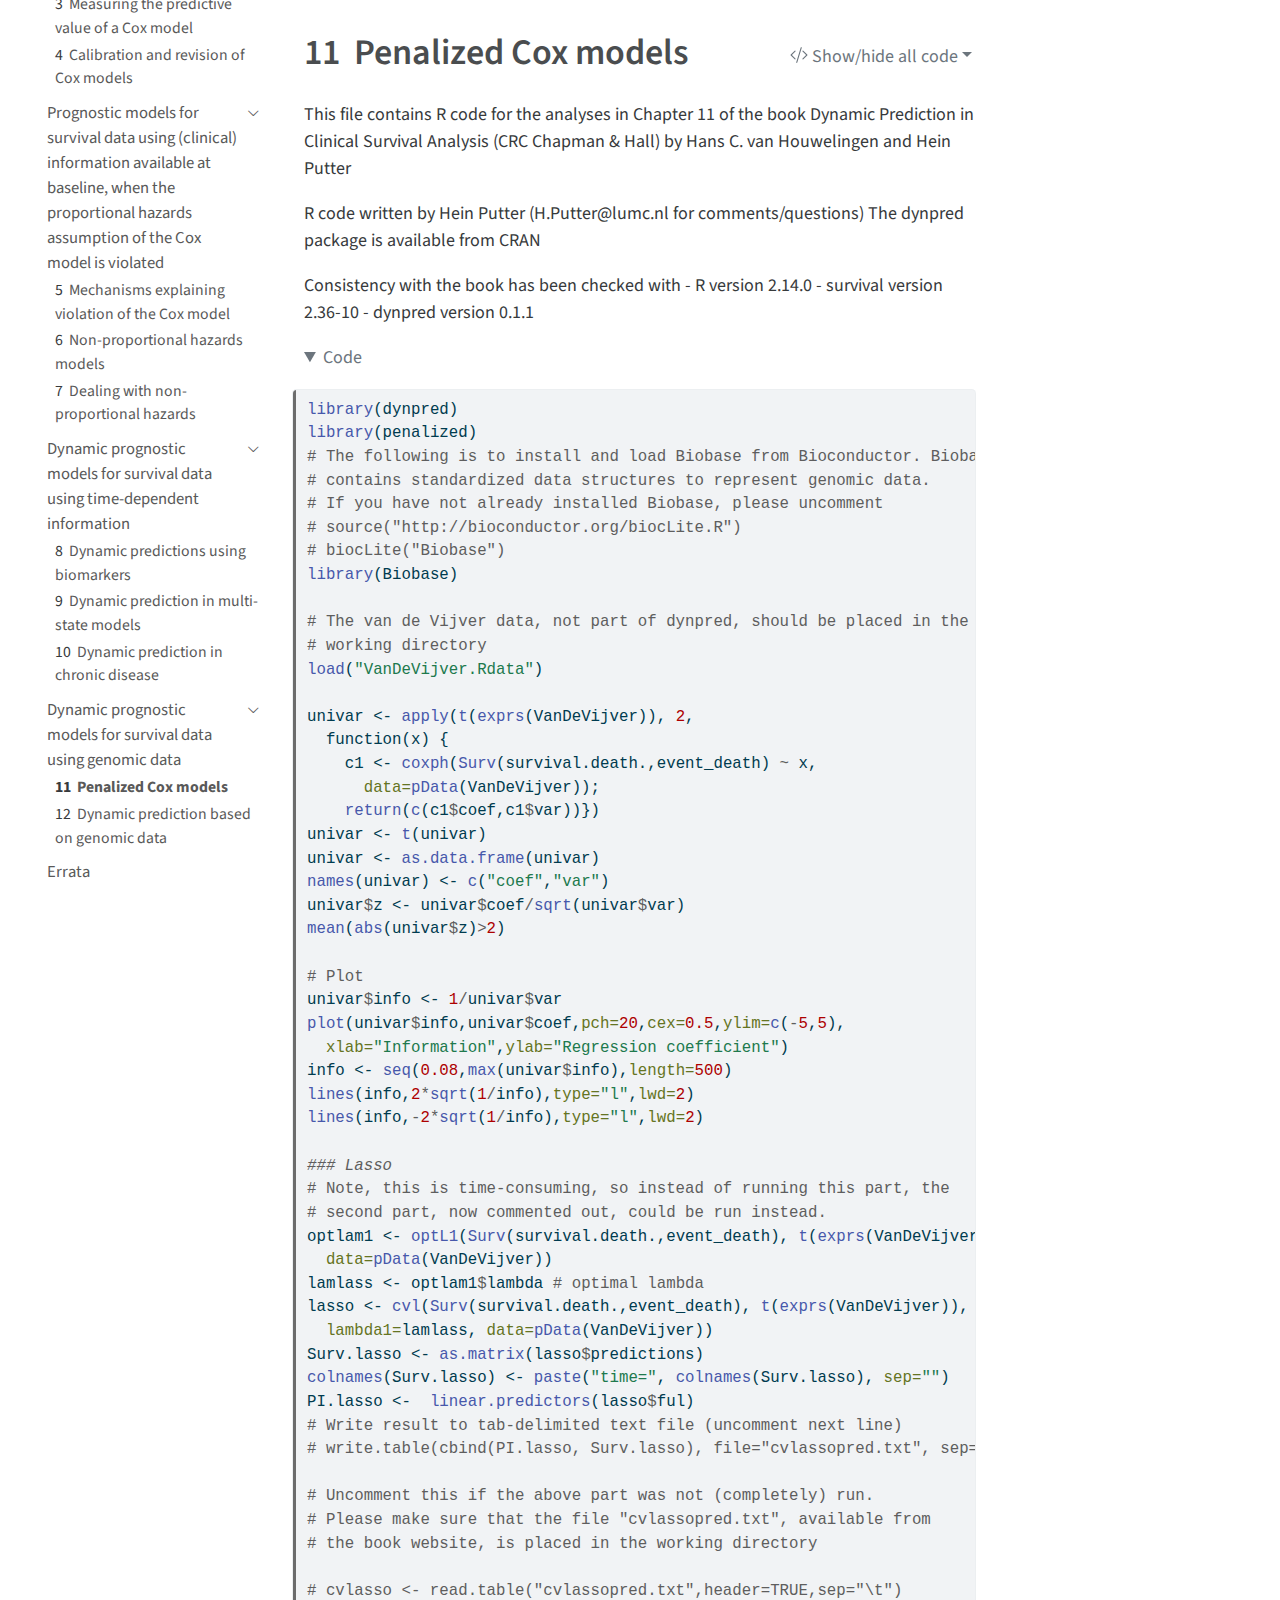
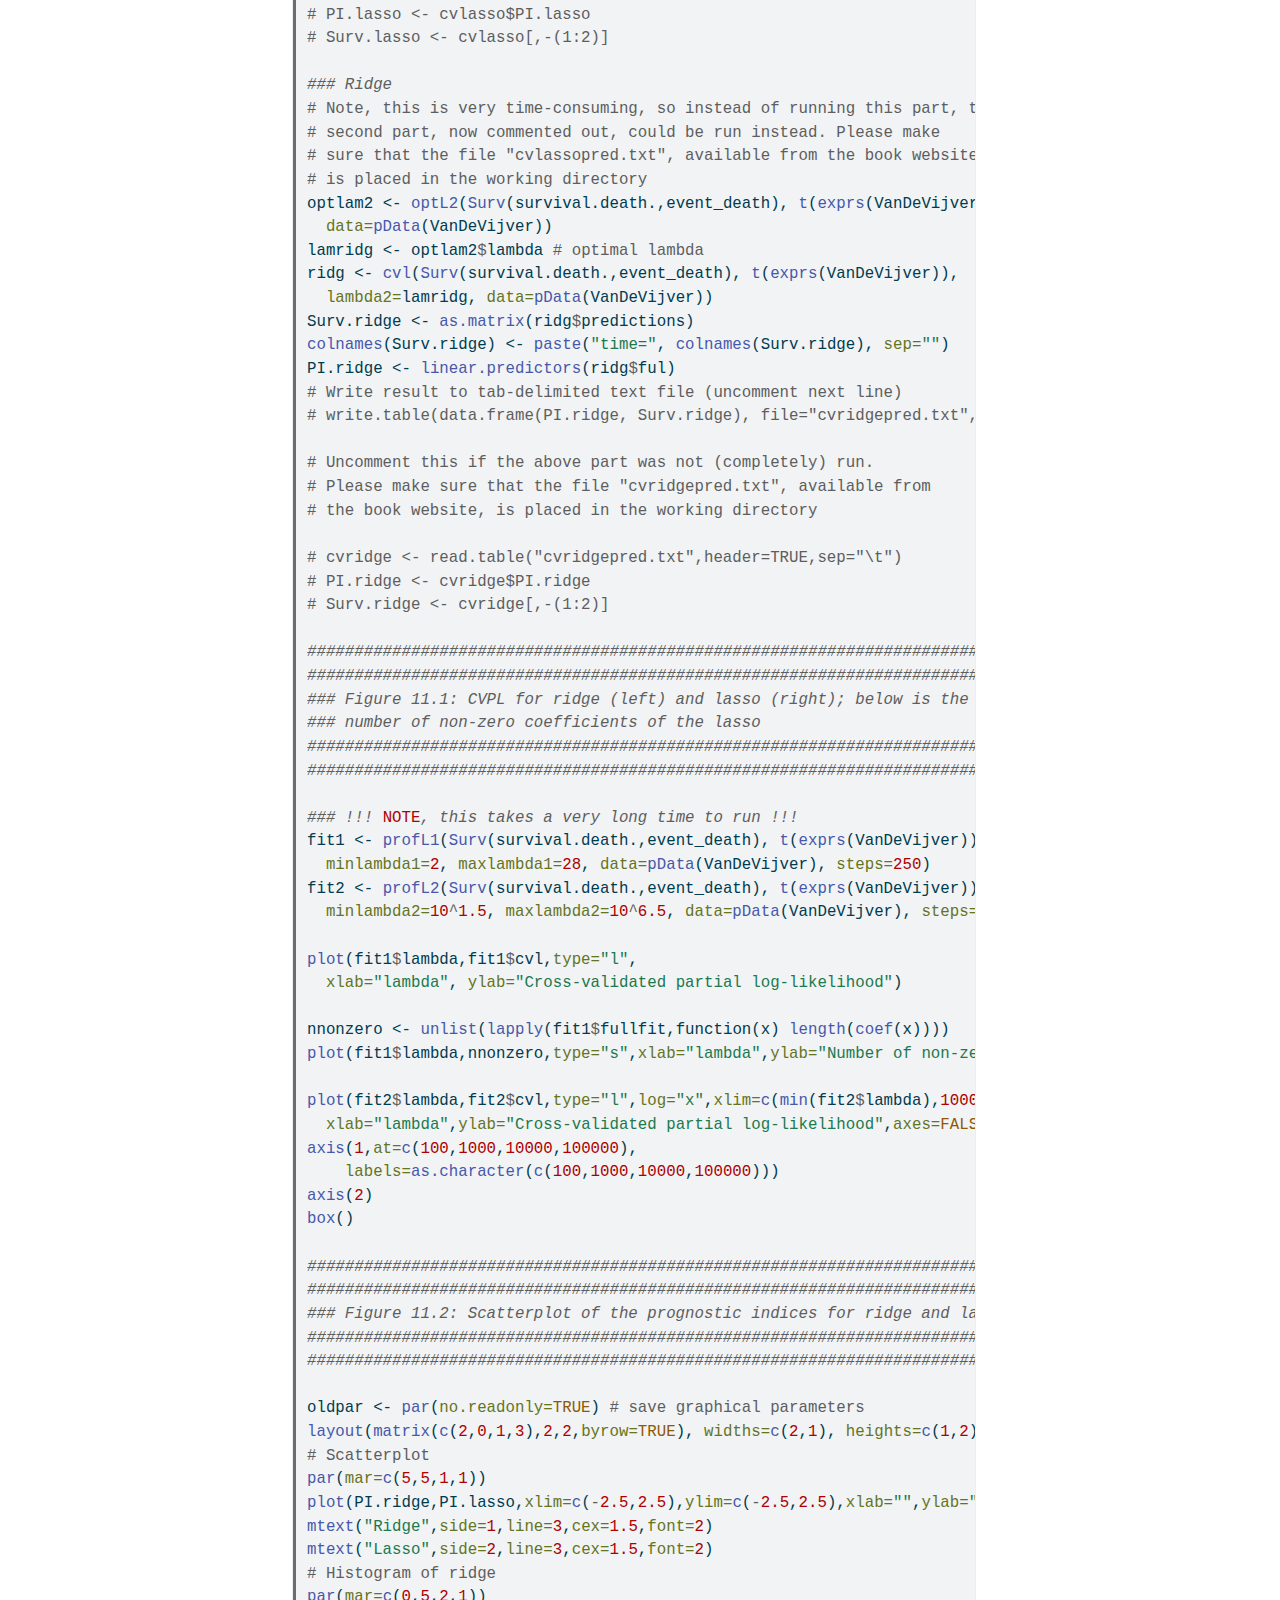
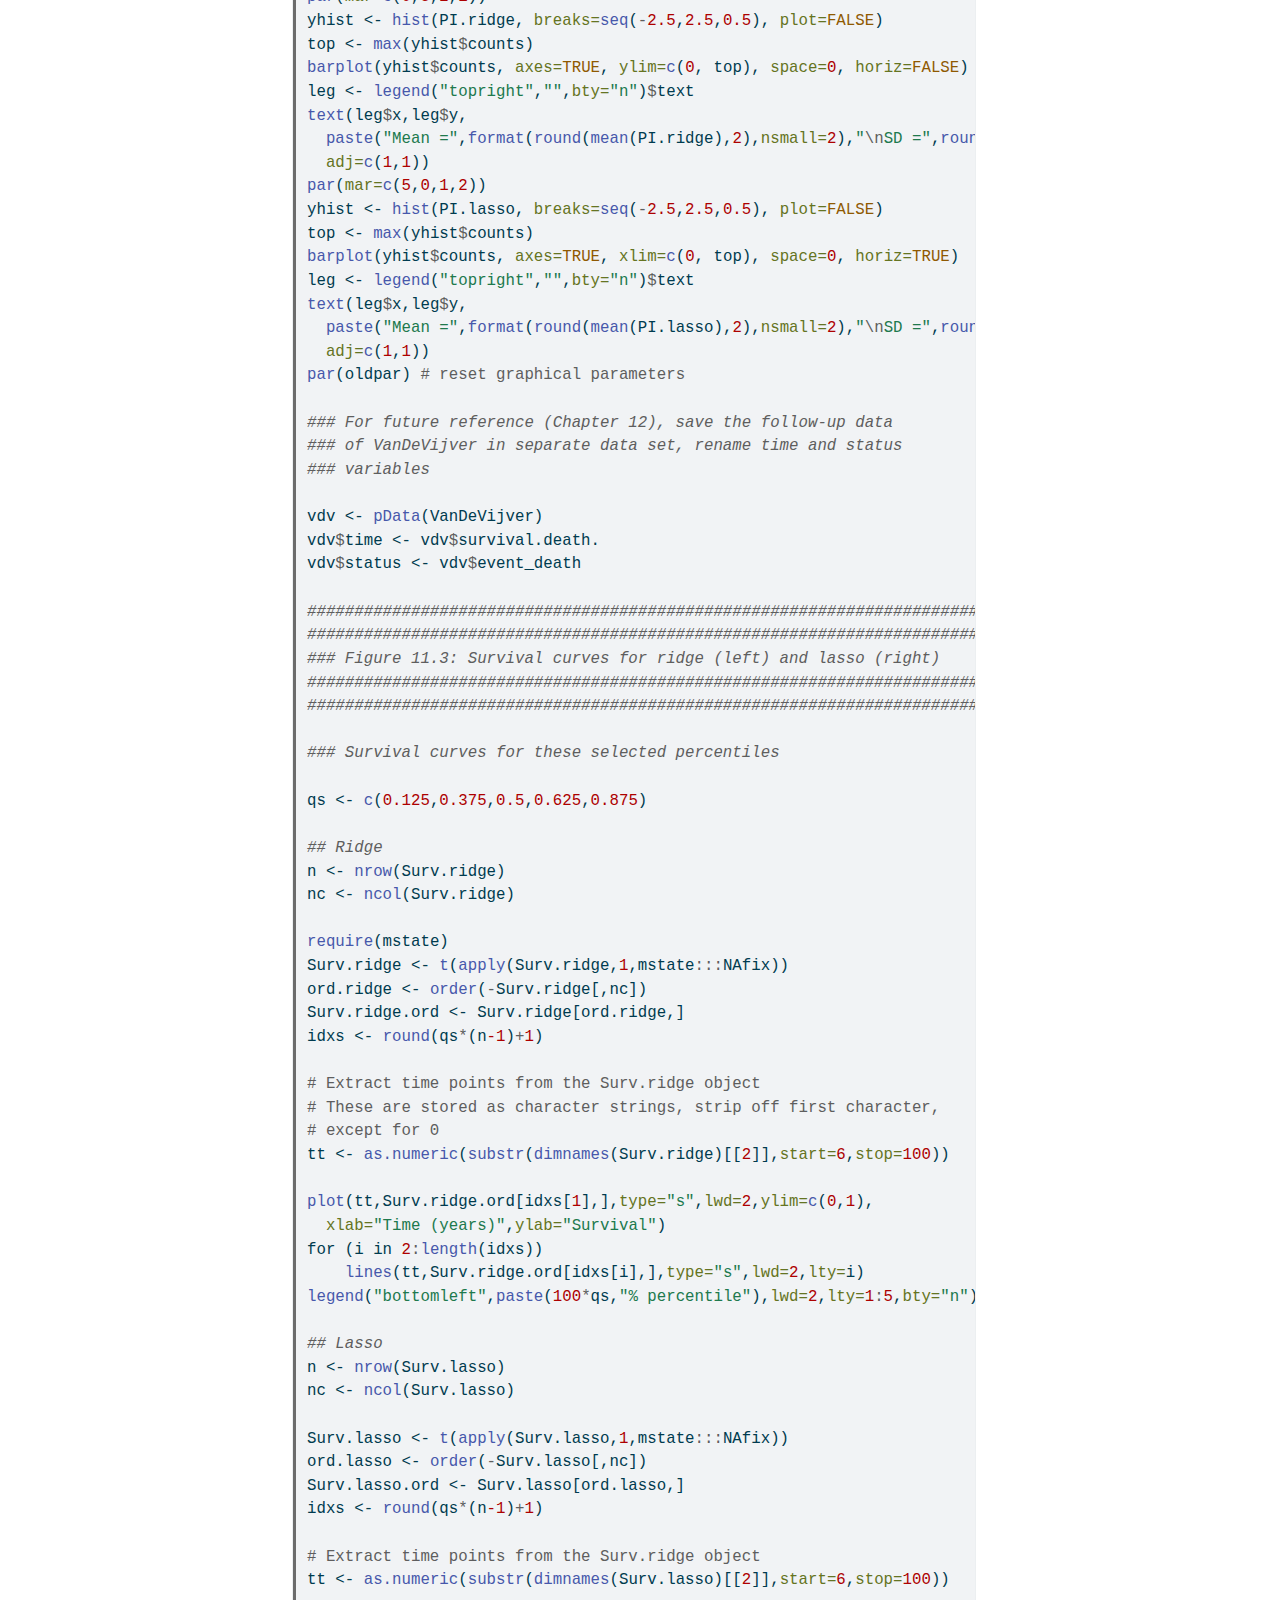
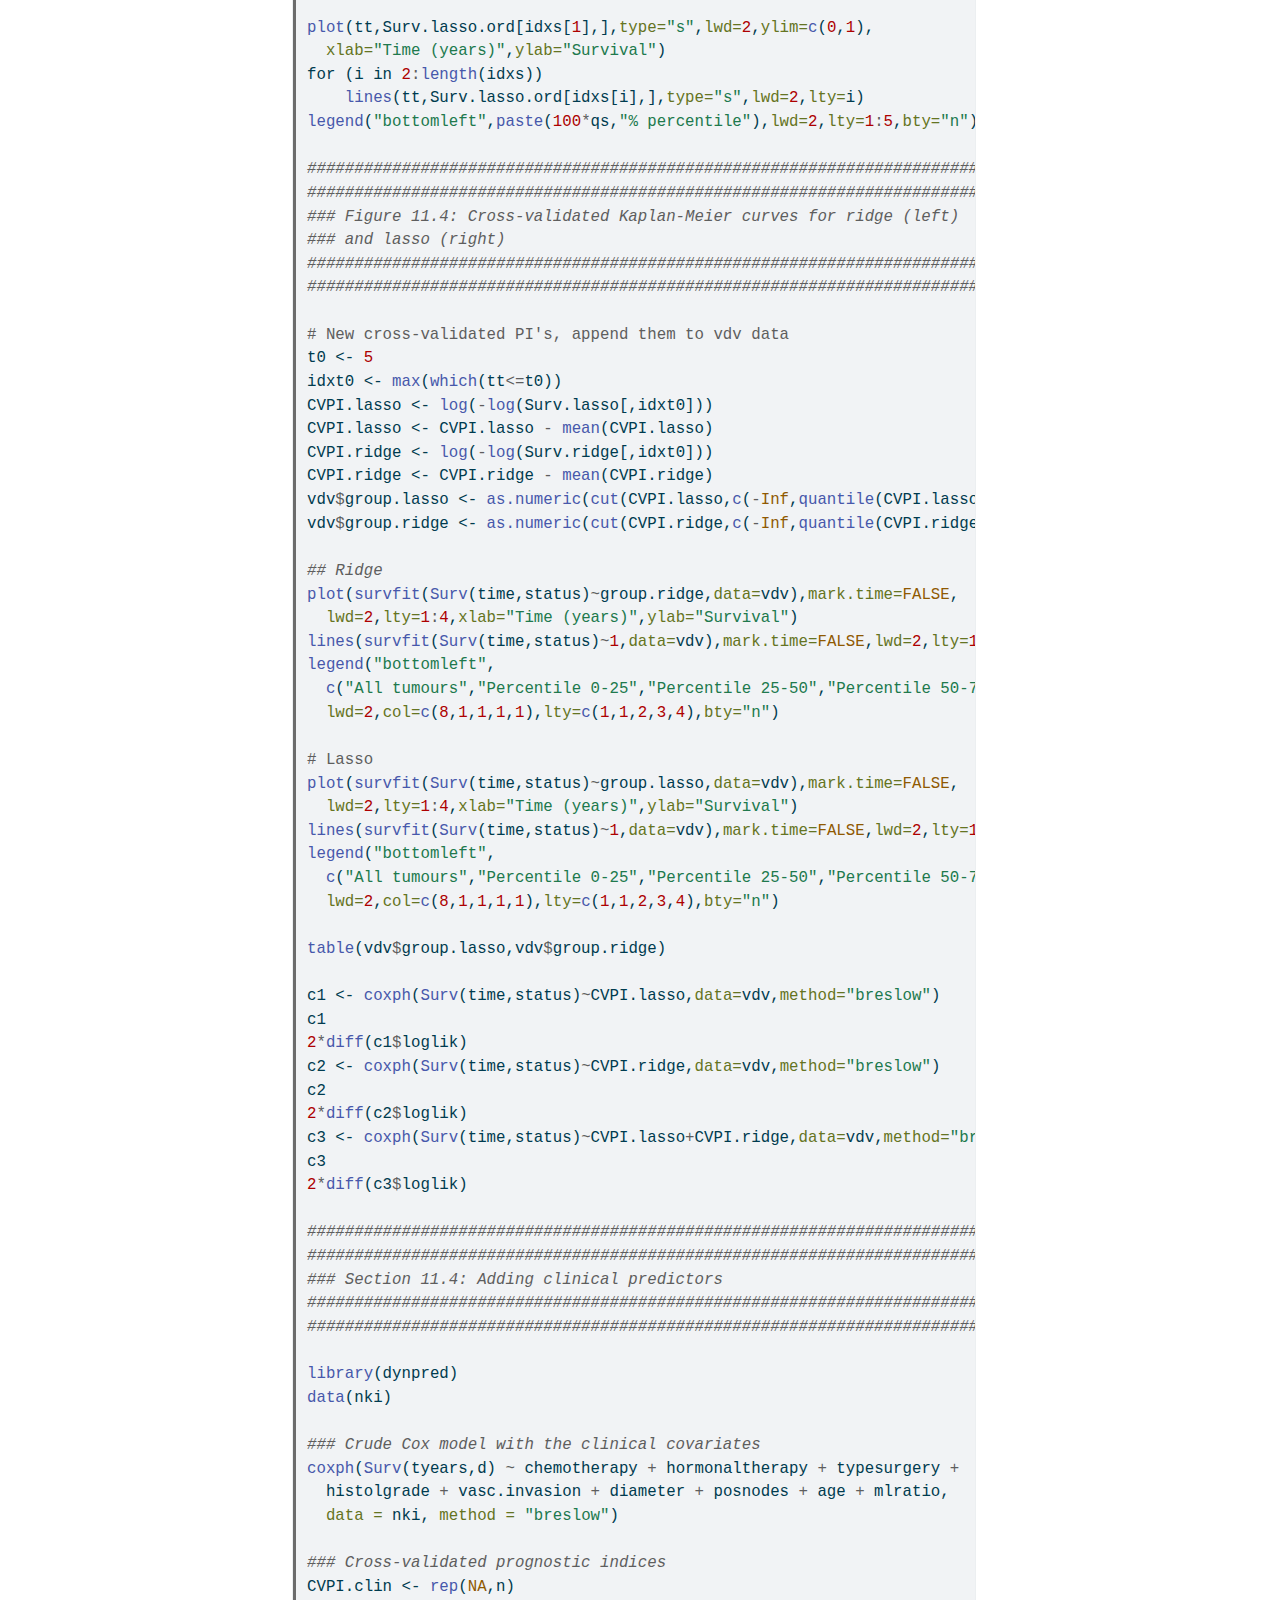
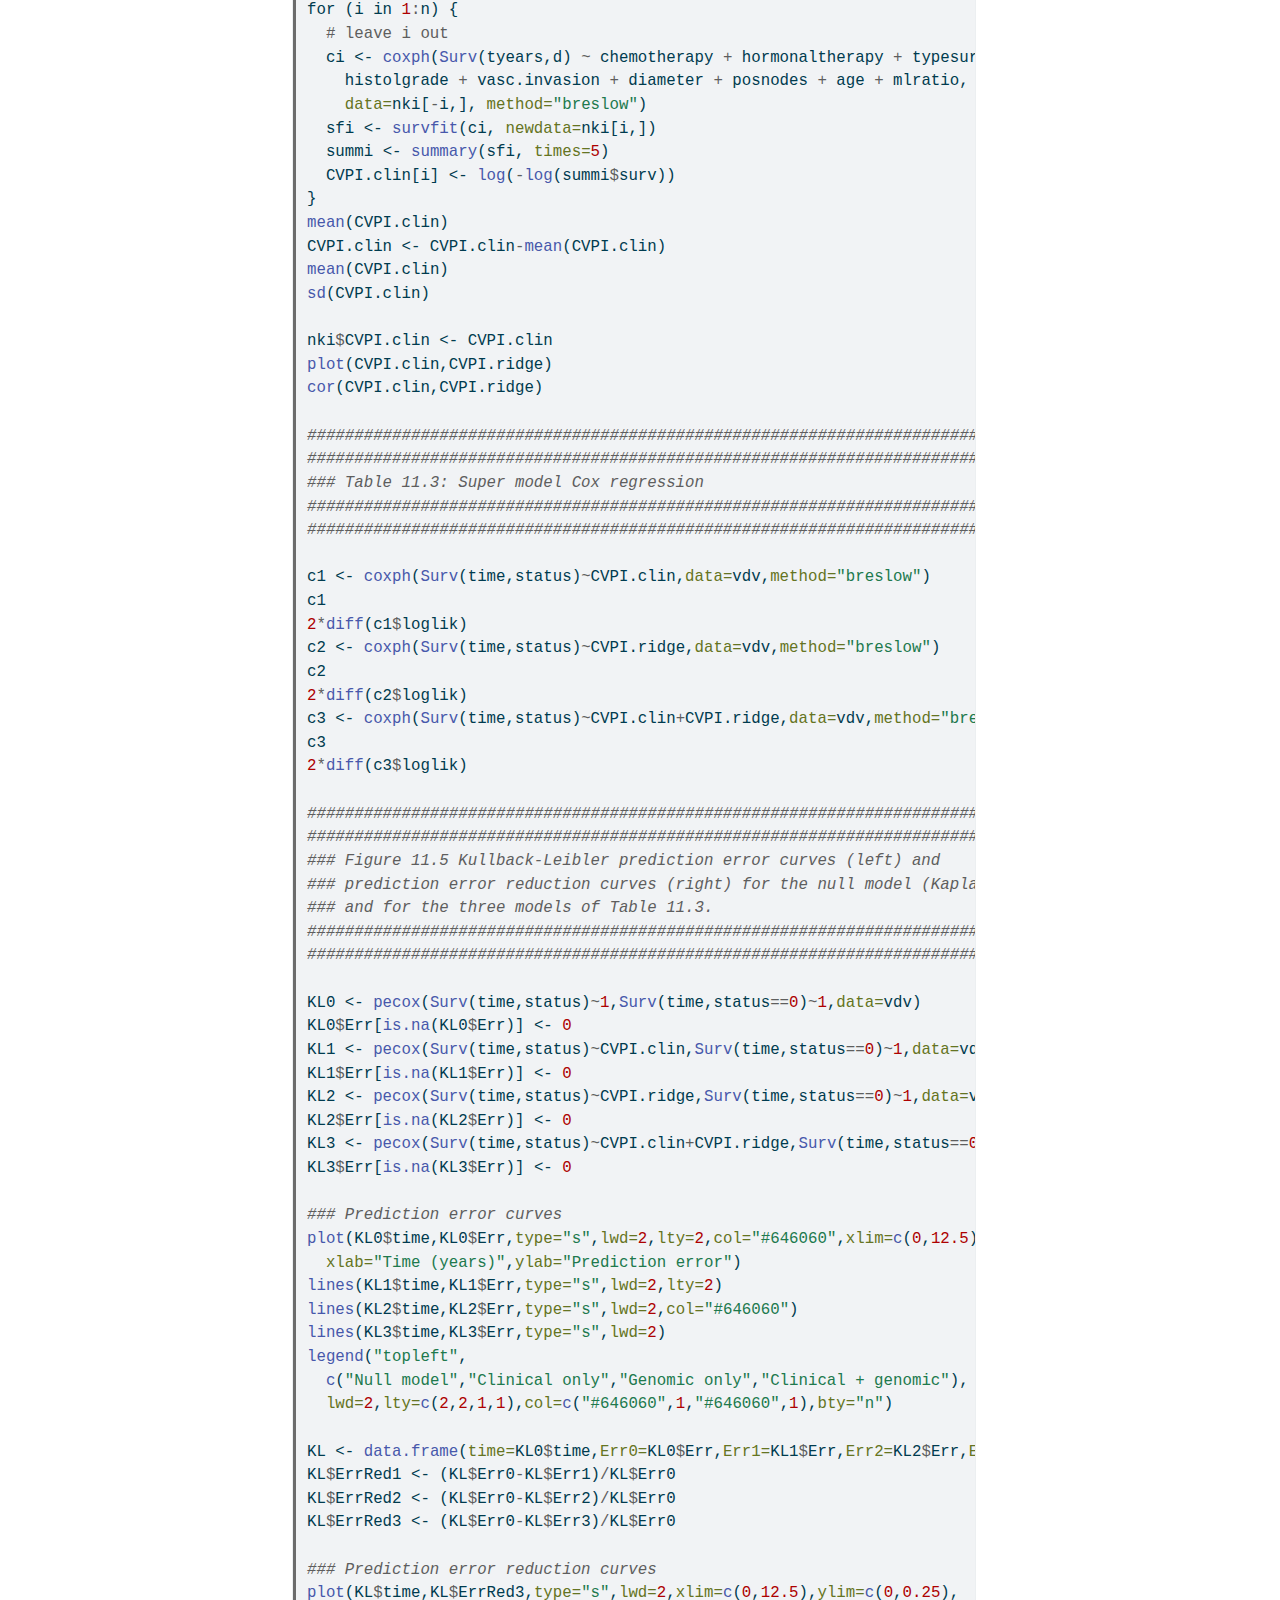
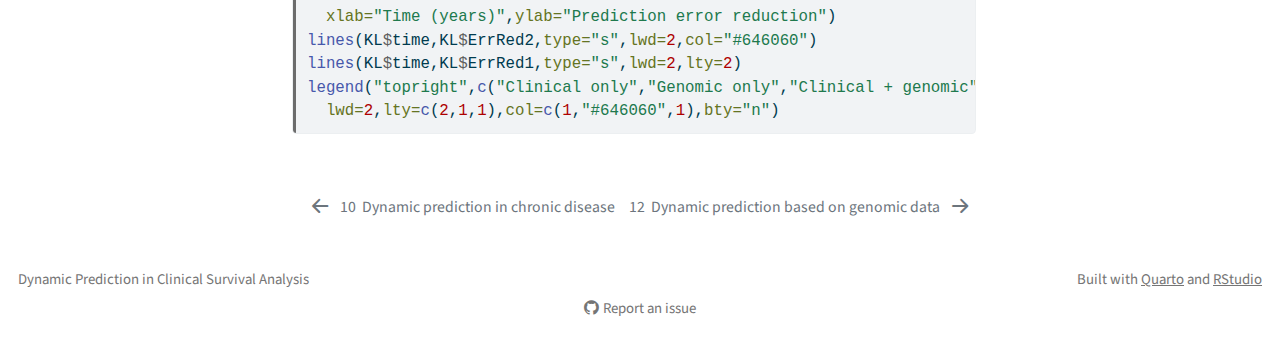
<file: docs/chapters/chapter_11.html>
<!DOCTYPE html>
<html xmlns="http://www.w3.org/1999/xhtml" lang="en" xml:lang="en"><head>

<meta charset="utf-8">
<meta name="generator" content="quarto-1.3.450">

<meta name="viewport" content="width=device-width, initial-scale=1.0, user-scalable=yes">


<title>Dynamic Prediction in Clinical Survival Analysis - 11&nbsp; Penalized Cox models</title>
<style>
code{white-space: pre-wrap;}
span.smallcaps{font-variant: small-caps;}
div.columns{display: flex; gap: min(4vw, 1.5em);}
div.column{flex: auto; overflow-x: auto;}
div.hanging-indent{margin-left: 1.5em; text-indent: -1.5em;}
ul.task-list{list-style: none;}
ul.task-list li input[type="checkbox"] {
  width: 0.8em;
  margin: 0 0.8em 0.2em -1em; /* quarto-specific, see https://github.com/quarto-dev/quarto-cli/issues/4556 */ 
  vertical-align: middle;
}
/* CSS for syntax highlighting */
pre > code.sourceCode { white-space: pre; position: relative; }
pre > code.sourceCode > span { display: inline-block; line-height: 1.25; }
pre > code.sourceCode > span:empty { height: 1.2em; }
.sourceCode { overflow: visible; }
code.sourceCode > span { color: inherit; text-decoration: inherit; }
div.sourceCode { margin: 1em 0; }
pre.sourceCode { margin: 0; }
@media screen {
div.sourceCode { overflow: auto; }
}
@media print {
pre > code.sourceCode { white-space: pre-wrap; }
pre > code.sourceCode > span { text-indent: -5em; padding-left: 5em; }
}
pre.numberSource code
  { counter-reset: source-line 0; }
pre.numberSource code > span
  { position: relative; left: -4em; counter-increment: source-line; }
pre.numberSource code > span > a:first-child::before
  { content: counter(source-line);
    position: relative; left: -1em; text-align: right; vertical-align: baseline;
    border: none; display: inline-block;
    -webkit-touch-callout: none; -webkit-user-select: none;
    -khtml-user-select: none; -moz-user-select: none;
    -ms-user-select: none; user-select: none;
    padding: 0 4px; width: 4em;
  }
pre.numberSource { margin-left: 3em;  padding-left: 4px; }
div.sourceCode
  {   }
@media screen {
pre > code.sourceCode > span > a:first-child::before { text-decoration: underline; }
}
</style>


<script src="../site_libs/quarto-nav/quarto-nav.js"></script>
<script src="../site_libs/quarto-nav/headroom.min.js"></script>
<script src="../site_libs/clipboard/clipboard.min.js"></script>
<script src="../site_libs/quarto-search/autocomplete.umd.js"></script>
<script src="../site_libs/quarto-search/fuse.min.js"></script>
<script src="../site_libs/quarto-search/quarto-search.js"></script>
<meta name="quarto:offset" content="../">
<link href="../chapters/chapter_12.html" rel="next">
<link href="../chapters/chapter_10.html" rel="prev">
<link href="../front-curves.png" rel="icon" type="image/png">
<script src="../site_libs/quarto-html/quarto.js"></script>
<script src="../site_libs/quarto-html/popper.min.js"></script>
<script src="../site_libs/quarto-html/tippy.umd.min.js"></script>
<script src="../site_libs/quarto-html/anchor.min.js"></script>
<link href="../site_libs/quarto-html/tippy.css" rel="stylesheet">
<link href="../site_libs/quarto-html/quarto-syntax-highlighting.css" rel="stylesheet" id="quarto-text-highlighting-styles">
<script src="../site_libs/bootstrap/bootstrap.min.js"></script>
<link href="../site_libs/bootstrap/bootstrap-icons.css" rel="stylesheet">
<link href="../site_libs/bootstrap/bootstrap.min.css" rel="stylesheet" id="quarto-bootstrap" data-mode="light">
<script id="quarto-search-options" type="application/json">{
  "location": "sidebar",
  "copy-button": false,
  "collapse-after": 3,
  "panel-placement": "start",
  "type": "textbox",
  "limit": 20,
  "language": {
    "search-no-results-text": "No results",
    "search-matching-documents-text": "matching documents",
    "search-copy-link-title": "Copy link to search",
    "search-hide-matches-text": "Hide additional matches",
    "search-more-match-text": "more match in this document",
    "search-more-matches-text": "more matches in this document",
    "search-clear-button-title": "Clear",
    "search-detached-cancel-button-title": "Cancel",
    "search-submit-button-title": "Submit",
    "search-label": "Search"
  }
}</script>


</head>

<body class="nav-sidebar floating">

<div id="quarto-search-results"></div>
  <header id="quarto-header" class="headroom fixed-top">
  <nav class="quarto-secondary-nav">
    <div class="container-fluid d-flex">
      <button type="button" class="quarto-btn-toggle btn" data-bs-toggle="collapse" data-bs-target="#quarto-sidebar,#quarto-sidebar-glass" aria-controls="quarto-sidebar" aria-expanded="false" aria-label="Toggle sidebar navigation" onclick="if (window.quartoToggleHeadroom) { window.quartoToggleHeadroom(); }">
        <i class="bi bi-layout-text-sidebar-reverse"></i>
      </button>
      <nav class="quarto-page-breadcrumbs" aria-label="breadcrumb"><ol class="breadcrumb"><li class="breadcrumb-item"><a href="../chapters/chapter_11.html">Dynamic prognostic models for survival data using genomic data</a></li><li class="breadcrumb-item"><a href="../chapters/chapter_11.html"><span class="chapter-number">11</span>&nbsp; <span class="chapter-title">Penalized Cox models</span></a></li></ol></nav>
      <a class="flex-grow-1" role="button" data-bs-toggle="collapse" data-bs-target="#quarto-sidebar,#quarto-sidebar-glass" aria-controls="quarto-sidebar" aria-expanded="false" aria-label="Toggle sidebar navigation" onclick="if (window.quartoToggleHeadroom) { window.quartoToggleHeadroom(); }">      
      </a>
      <button type="button" class="btn quarto-search-button" aria-label="" onclick="window.quartoOpenSearch();">
        <i class="bi bi-search"></i>
      </button>
    </div>
  </nav>
</header>
<!-- content -->
<div id="quarto-content" class="quarto-container page-columns page-rows-contents page-layout-article">
<!-- sidebar -->
  <nav id="quarto-sidebar" class="sidebar collapse collapse-horizontal sidebar-navigation floating overflow-auto">
    <div class="pt-lg-2 mt-2 text-left sidebar-header sidebar-header-stacked">
      <a href="../index.html" class="sidebar-logo-link">
      <img src="../front-curves.png" alt="" class="sidebar-logo py-0 d-lg-inline d-none">
      </a>
    <div class="sidebar-title mb-0 py-0">
      <a href="../"></a> 
        <div class="sidebar-tools-main">
    <a href="https://github.com/survival-lumc/DynamicPrediction-book" rel="" title="Source Code" class="quarto-navigation-tool px-1" aria-label="Source Code"><i class="bi bi-github"></i></a>
</div>
    </div>
      </div>
        <div class="mt-2 flex-shrink-0 align-items-center">
        <div class="sidebar-search">
        <div id="quarto-search" class="" title="Search"></div>
        </div>
        </div>
    <div class="sidebar-menu-container"> 
    <ul class="list-unstyled mt-1">
        <li class="sidebar-item">
  <div class="sidebar-item-container"> 
  <a href="../index.html" class="sidebar-item-text sidebar-link">
 <span class="menu-text">Preface</span></a>
  </div>
</li>
        <li class="sidebar-item sidebar-item-section">
      <div class="sidebar-item-container"> 
            <a class="sidebar-item-text sidebar-link text-start" data-bs-toggle="collapse" data-bs-target="#quarto-sidebar-section-1" aria-expanded="true">
 <span class="menu-text">Prognostic models for survival data using (clinical) information available at baseline, based on the Cox model</span></a>
          <a class="sidebar-item-toggle text-start" data-bs-toggle="collapse" data-bs-target="#quarto-sidebar-section-1" aria-expanded="true" aria-label="Toggle section">
            <i class="bi bi-chevron-right ms-2"></i>
          </a> 
      </div>
      <ul id="quarto-sidebar-section-1" class="collapse list-unstyled sidebar-section depth1 show">  
          <li class="sidebar-item">
  <div class="sidebar-item-container"> 
  <a href="../chapters/chapter_01.html" class="sidebar-item-text sidebar-link">
 <span class="menu-text"><span class="chapter-number">1</span>&nbsp; <span class="chapter-title">The special nature of survival data</span></span></a>
  </div>
</li>
          <li class="sidebar-item">
  <div class="sidebar-item-container"> 
  <a href="../chapters/chapter_02.html" class="sidebar-item-text sidebar-link">
 <span class="menu-text"><span class="chapter-number">2</span>&nbsp; <span class="chapter-title">Cox regression model</span></span></a>
  </div>
</li>
          <li class="sidebar-item">
  <div class="sidebar-item-container"> 
  <a href="../chapters/chapter_03.html" class="sidebar-item-text sidebar-link">
 <span class="menu-text"><span class="chapter-number">3</span>&nbsp; <span class="chapter-title">Measuring the predictive value of a Cox model</span></span></a>
  </div>
</li>
          <li class="sidebar-item">
  <div class="sidebar-item-container"> 
  <a href="../chapters/chapter_04.html" class="sidebar-item-text sidebar-link">
 <span class="menu-text"><span class="chapter-number">4</span>&nbsp; <span class="chapter-title">Calibration and revision of Cox models</span></span></a>
  </div>
</li>
      </ul>
  </li>
        <li class="sidebar-item sidebar-item-section">
      <div class="sidebar-item-container"> 
            <a class="sidebar-item-text sidebar-link text-start" data-bs-toggle="collapse" data-bs-target="#quarto-sidebar-section-2" aria-expanded="true">
 <span class="menu-text">Prognostic models for survival data using (clinical) information available at baseline, when the proportional hazards assumption of the Cox model is violated</span></a>
          <a class="sidebar-item-toggle text-start" data-bs-toggle="collapse" data-bs-target="#quarto-sidebar-section-2" aria-expanded="true" aria-label="Toggle section">
            <i class="bi bi-chevron-right ms-2"></i>
          </a> 
      </div>
      <ul id="quarto-sidebar-section-2" class="collapse list-unstyled sidebar-section depth1 show">  
          <li class="sidebar-item">
  <div class="sidebar-item-container"> 
  <a href="../chapters/chapter_05.html" class="sidebar-item-text sidebar-link">
 <span class="menu-text"><span class="chapter-number">5</span>&nbsp; <span class="chapter-title">Mechanisms explaining violation of the Cox model</span></span></a>
  </div>
</li>
          <li class="sidebar-item">
  <div class="sidebar-item-container"> 
  <a href="../chapters/chapter_06.html" class="sidebar-item-text sidebar-link">
 <span class="menu-text"><span class="chapter-number">6</span>&nbsp; <span class="chapter-title">Non-proportional hazards models</span></span></a>
  </div>
</li>
          <li class="sidebar-item">
  <div class="sidebar-item-container"> 
  <a href="../chapters/chapter_07.html" class="sidebar-item-text sidebar-link">
 <span class="menu-text"><span class="chapter-number">7</span>&nbsp; <span class="chapter-title">Dealing with non-proportional hazards</span></span></a>
  </div>
</li>
      </ul>
  </li>
        <li class="sidebar-item sidebar-item-section">
      <div class="sidebar-item-container"> 
            <a class="sidebar-item-text sidebar-link text-start" data-bs-toggle="collapse" data-bs-target="#quarto-sidebar-section-3" aria-expanded="true">
 <span class="menu-text">Dynamic prognostic models for survival data using time-dependent information</span></a>
          <a class="sidebar-item-toggle text-start" data-bs-toggle="collapse" data-bs-target="#quarto-sidebar-section-3" aria-expanded="true" aria-label="Toggle section">
            <i class="bi bi-chevron-right ms-2"></i>
          </a> 
      </div>
      <ul id="quarto-sidebar-section-3" class="collapse list-unstyled sidebar-section depth1 show">  
          <li class="sidebar-item">
  <div class="sidebar-item-container"> 
  <a href="../chapters/chapter_08.html" class="sidebar-item-text sidebar-link">
 <span class="menu-text"><span class="chapter-number">8</span>&nbsp; <span class="chapter-title">Dynamic predictions using biomarkers</span></span></a>
  </div>
</li>
          <li class="sidebar-item">
  <div class="sidebar-item-container"> 
  <a href="../chapters/chapter_09.html" class="sidebar-item-text sidebar-link">
 <span class="menu-text"><span class="chapter-number">9</span>&nbsp; <span class="chapter-title">Dynamic prediction in multi-state models</span></span></a>
  </div>
</li>
          <li class="sidebar-item">
  <div class="sidebar-item-container"> 
  <a href="../chapters/chapter_10.html" class="sidebar-item-text sidebar-link">
 <span class="menu-text"><span class="chapter-number">10</span>&nbsp; <span class="chapter-title">Dynamic prediction in chronic disease</span></span></a>
  </div>
</li>
      </ul>
  </li>
        <li class="sidebar-item sidebar-item-section">
      <div class="sidebar-item-container"> 
            <a class="sidebar-item-text sidebar-link text-start" data-bs-toggle="collapse" data-bs-target="#quarto-sidebar-section-4" aria-expanded="true">
 <span class="menu-text">Dynamic prognostic models for survival data using genomic data</span></a>
          <a class="sidebar-item-toggle text-start" data-bs-toggle="collapse" data-bs-target="#quarto-sidebar-section-4" aria-expanded="true" aria-label="Toggle section">
            <i class="bi bi-chevron-right ms-2"></i>
          </a> 
      </div>
      <ul id="quarto-sidebar-section-4" class="collapse list-unstyled sidebar-section depth1 show">  
          <li class="sidebar-item">
  <div class="sidebar-item-container"> 
  <a href="../chapters/chapter_11.html" class="sidebar-item-text sidebar-link active">
 <span class="menu-text"><span class="chapter-number">11</span>&nbsp; <span class="chapter-title">Penalized Cox models</span></span></a>
  </div>
</li>
          <li class="sidebar-item">
  <div class="sidebar-item-container"> 
  <a href="../chapters/chapter_12.html" class="sidebar-item-text sidebar-link">
 <span class="menu-text"><span class="chapter-number">12</span>&nbsp; <span class="chapter-title">Dynamic prediction based on genomic data</span></span></a>
  </div>
</li>
      </ul>
  </li>
        <li class="sidebar-item">
  <div class="sidebar-item-container"> 
  <a href="../errata.html" class="sidebar-item-text sidebar-link">
 <span class="menu-text">Errata</span></a>
  </div>
</li>
    </ul>
    </div>
</nav>
<div id="quarto-sidebar-glass" data-bs-toggle="collapse" data-bs-target="#quarto-sidebar,#quarto-sidebar-glass"></div>
<!-- margin-sidebar -->
    <div id="quarto-margin-sidebar" class="sidebar margin-sidebar">
        
    </div>
<!-- main -->
<main class="content" id="quarto-document-content">

<header id="title-block-header" class="quarto-title-block default">
<div class="quarto-title">
<div class="quarto-title-block"><div><h1 class="title"><span class="chapter-number">11</span>&nbsp; <span class="chapter-title">Penalized Cox models</span></h1><button type="button" class="btn code-tools-button dropdown-toggle" id="quarto-code-tools-menu" data-bs-toggle="dropdown" aria-expanded="false"><i class="bi"></i> Show/hide all code</button><ul class="dropdown-menu dropdown-menu-end" aria-labelelledby="quarto-code-tools-menu"><li><a id="quarto-show-all-code" class="dropdown-item" href="javascript:void(0)" role="button">Show All Code</a></li><li><a id="quarto-hide-all-code" class="dropdown-item" href="javascript:void(0)" role="button">Hide All Code</a></li></ul></div></div>
</div>



<div class="quarto-title-meta">

    
  
    
  </div>
  

</header>

<p>This file contains R code for the analyses in Chapter 11 of the book Dynamic Prediction in Clinical Survival Analysis (CRC Chapman &amp; Hall) by Hans C. van Houwelingen and Hein Putter</p>
<p>R code written by Hein Putter (H.Putter@lumc.nl for comments/questions) The dynpred package is available from CRAN</p>
<p>Consistency with the book has been checked with - R version 2.14.0 - survival version 2.36-10 - dynpred version 0.1.1</p>
<div class="cell" data-hash="chapter_11_cache/html/figbla_b0cf392331ab7c9af62889ba002d93e7">
<details open="">
<summary>Code</summary>
<div class="sourceCode cell-code" id="cb1"><pre class="sourceCode r code-with-copy"><code class="sourceCode r"><span id="cb1-1"><a href="#cb1-1" aria-hidden="true" tabindex="-1"></a><span class="fu">library</span>(dynpred)</span>
<span id="cb1-2"><a href="#cb1-2" aria-hidden="true" tabindex="-1"></a><span class="fu">library</span>(penalized)</span>
<span id="cb1-3"><a href="#cb1-3" aria-hidden="true" tabindex="-1"></a><span class="co"># The following is to install and load Biobase from Bioconductor. Biobase</span></span>
<span id="cb1-4"><a href="#cb1-4" aria-hidden="true" tabindex="-1"></a><span class="co"># contains standardized data structures to represent genomic data.</span></span>
<span id="cb1-5"><a href="#cb1-5" aria-hidden="true" tabindex="-1"></a><span class="co"># If you have not already installed Biobase, please uncomment</span></span>
<span id="cb1-6"><a href="#cb1-6" aria-hidden="true" tabindex="-1"></a><span class="co"># source("http://bioconductor.org/biocLite.R")</span></span>
<span id="cb1-7"><a href="#cb1-7" aria-hidden="true" tabindex="-1"></a><span class="co"># biocLite("Biobase")</span></span>
<span id="cb1-8"><a href="#cb1-8" aria-hidden="true" tabindex="-1"></a><span class="fu">library</span>(Biobase)</span>
<span id="cb1-9"><a href="#cb1-9" aria-hidden="true" tabindex="-1"></a></span>
<span id="cb1-10"><a href="#cb1-10" aria-hidden="true" tabindex="-1"></a><span class="co"># The van de Vijver data, not part of dynpred, should be placed in the</span></span>
<span id="cb1-11"><a href="#cb1-11" aria-hidden="true" tabindex="-1"></a><span class="co"># working directory</span></span>
<span id="cb1-12"><a href="#cb1-12" aria-hidden="true" tabindex="-1"></a><span class="fu">load</span>(<span class="st">"VanDeVijver.Rdata"</span>)</span>
<span id="cb1-13"><a href="#cb1-13" aria-hidden="true" tabindex="-1"></a></span>
<span id="cb1-14"><a href="#cb1-14" aria-hidden="true" tabindex="-1"></a>univar <span class="ot">&lt;-</span> <span class="fu">apply</span>(<span class="fu">t</span>(<span class="fu">exprs</span>(VanDeVijver)), <span class="dv">2</span>,</span>
<span id="cb1-15"><a href="#cb1-15" aria-hidden="true" tabindex="-1"></a>  <span class="cf">function</span>(x) {</span>
<span id="cb1-16"><a href="#cb1-16" aria-hidden="true" tabindex="-1"></a>    c1 <span class="ot">&lt;-</span> <span class="fu">coxph</span>(<span class="fu">Surv</span>(survival.death.,event_death) <span class="sc">~</span> x,</span>
<span id="cb1-17"><a href="#cb1-17" aria-hidden="true" tabindex="-1"></a>      <span class="at">data=</span><span class="fu">pData</span>(VanDeVijver));</span>
<span id="cb1-18"><a href="#cb1-18" aria-hidden="true" tabindex="-1"></a>    <span class="fu">return</span>(<span class="fu">c</span>(c1<span class="sc">$</span>coef,c1<span class="sc">$</span>var))})</span>
<span id="cb1-19"><a href="#cb1-19" aria-hidden="true" tabindex="-1"></a>univar <span class="ot">&lt;-</span> <span class="fu">t</span>(univar)</span>
<span id="cb1-20"><a href="#cb1-20" aria-hidden="true" tabindex="-1"></a>univar <span class="ot">&lt;-</span> <span class="fu">as.data.frame</span>(univar)</span>
<span id="cb1-21"><a href="#cb1-21" aria-hidden="true" tabindex="-1"></a><span class="fu">names</span>(univar) <span class="ot">&lt;-</span> <span class="fu">c</span>(<span class="st">"coef"</span>,<span class="st">"var"</span>)</span>
<span id="cb1-22"><a href="#cb1-22" aria-hidden="true" tabindex="-1"></a>univar<span class="sc">$</span>z <span class="ot">&lt;-</span> univar<span class="sc">$</span>coef<span class="sc">/</span><span class="fu">sqrt</span>(univar<span class="sc">$</span>var)</span>
<span id="cb1-23"><a href="#cb1-23" aria-hidden="true" tabindex="-1"></a><span class="fu">mean</span>(<span class="fu">abs</span>(univar<span class="sc">$</span>z)<span class="sc">&gt;</span><span class="dv">2</span>)</span>
<span id="cb1-24"><a href="#cb1-24" aria-hidden="true" tabindex="-1"></a></span>
<span id="cb1-25"><a href="#cb1-25" aria-hidden="true" tabindex="-1"></a><span class="co"># Plot</span></span>
<span id="cb1-26"><a href="#cb1-26" aria-hidden="true" tabindex="-1"></a>univar<span class="sc">$</span>info <span class="ot">&lt;-</span> <span class="dv">1</span><span class="sc">/</span>univar<span class="sc">$</span>var</span>
<span id="cb1-27"><a href="#cb1-27" aria-hidden="true" tabindex="-1"></a><span class="fu">plot</span>(univar<span class="sc">$</span>info,univar<span class="sc">$</span>coef,<span class="at">pch=</span><span class="dv">20</span>,<span class="at">cex=</span><span class="fl">0.5</span>,<span class="at">ylim=</span><span class="fu">c</span>(<span class="sc">-</span><span class="dv">5</span>,<span class="dv">5</span>),</span>
<span id="cb1-28"><a href="#cb1-28" aria-hidden="true" tabindex="-1"></a>  <span class="at">xlab=</span><span class="st">"Information"</span>,<span class="at">ylab=</span><span class="st">"Regression coefficient"</span>)</span>
<span id="cb1-29"><a href="#cb1-29" aria-hidden="true" tabindex="-1"></a>info <span class="ot">&lt;-</span> <span class="fu">seq</span>(<span class="fl">0.08</span>,<span class="fu">max</span>(univar<span class="sc">$</span>info),<span class="at">length=</span><span class="dv">500</span>)</span>
<span id="cb1-30"><a href="#cb1-30" aria-hidden="true" tabindex="-1"></a><span class="fu">lines</span>(info,<span class="dv">2</span><span class="sc">*</span><span class="fu">sqrt</span>(<span class="dv">1</span><span class="sc">/</span>info),<span class="at">type=</span><span class="st">"l"</span>,<span class="at">lwd=</span><span class="dv">2</span>)</span>
<span id="cb1-31"><a href="#cb1-31" aria-hidden="true" tabindex="-1"></a><span class="fu">lines</span>(info,<span class="sc">-</span><span class="dv">2</span><span class="sc">*</span><span class="fu">sqrt</span>(<span class="dv">1</span><span class="sc">/</span>info),<span class="at">type=</span><span class="st">"l"</span>,<span class="at">lwd=</span><span class="dv">2</span>)</span>
<span id="cb1-32"><a href="#cb1-32" aria-hidden="true" tabindex="-1"></a></span>
<span id="cb1-33"><a href="#cb1-33" aria-hidden="true" tabindex="-1"></a><span class="do">### Lasso</span></span>
<span id="cb1-34"><a href="#cb1-34" aria-hidden="true" tabindex="-1"></a><span class="co"># Note, this is time-consuming, so instead of running this part, the</span></span>
<span id="cb1-35"><a href="#cb1-35" aria-hidden="true" tabindex="-1"></a><span class="co"># second part, now commented out, could be run instead. </span></span>
<span id="cb1-36"><a href="#cb1-36" aria-hidden="true" tabindex="-1"></a>optlam1 <span class="ot">&lt;-</span> <span class="fu">optL1</span>(<span class="fu">Surv</span>(survival.death.,event_death), <span class="fu">t</span>(<span class="fu">exprs</span>(VanDeVijver)),</span>
<span id="cb1-37"><a href="#cb1-37" aria-hidden="true" tabindex="-1"></a>  <span class="at">data=</span><span class="fu">pData</span>(VanDeVijver))</span>
<span id="cb1-38"><a href="#cb1-38" aria-hidden="true" tabindex="-1"></a>lamlass <span class="ot">&lt;-</span> optlam1<span class="sc">$</span>lambda <span class="co"># optimal lambda</span></span>
<span id="cb1-39"><a href="#cb1-39" aria-hidden="true" tabindex="-1"></a>lasso <span class="ot">&lt;-</span> <span class="fu">cvl</span>(<span class="fu">Surv</span>(survival.death.,event_death), <span class="fu">t</span>(<span class="fu">exprs</span>(VanDeVijver)),</span>
<span id="cb1-40"><a href="#cb1-40" aria-hidden="true" tabindex="-1"></a>  <span class="at">lambda1=</span>lamlass, <span class="at">data=</span><span class="fu">pData</span>(VanDeVijver))</span>
<span id="cb1-41"><a href="#cb1-41" aria-hidden="true" tabindex="-1"></a>Surv.lasso <span class="ot">&lt;-</span> <span class="fu">as.matrix</span>(lasso<span class="sc">$</span>predictions)</span>
<span id="cb1-42"><a href="#cb1-42" aria-hidden="true" tabindex="-1"></a><span class="fu">colnames</span>(Surv.lasso) <span class="ot">&lt;-</span> <span class="fu">paste</span>(<span class="st">"time="</span>, <span class="fu">colnames</span>(Surv.lasso), <span class="at">sep=</span><span class="st">""</span>)</span>
<span id="cb1-43"><a href="#cb1-43" aria-hidden="true" tabindex="-1"></a>PI.lasso <span class="ot">&lt;-</span>  <span class="fu">linear.predictors</span>(lasso<span class="sc">$</span>ful)</span>
<span id="cb1-44"><a href="#cb1-44" aria-hidden="true" tabindex="-1"></a><span class="co"># Write result to tab-delimited text file (uncomment next line)</span></span>
<span id="cb1-45"><a href="#cb1-45" aria-hidden="true" tabindex="-1"></a><span class="co"># write.table(cbind(PI.lasso, Surv.lasso), file="cvlassopred.txt", sep="\t", col.names=NA, quote=FALSE)</span></span>
<span id="cb1-46"><a href="#cb1-46" aria-hidden="true" tabindex="-1"></a></span>
<span id="cb1-47"><a href="#cb1-47" aria-hidden="true" tabindex="-1"></a><span class="co"># Uncomment this if the above part was not (completely) run.</span></span>
<span id="cb1-48"><a href="#cb1-48" aria-hidden="true" tabindex="-1"></a><span class="co"># Please make sure that the file "cvlassopred.txt", available from</span></span>
<span id="cb1-49"><a href="#cb1-49" aria-hidden="true" tabindex="-1"></a><span class="co"># the book website, is placed in the working directory</span></span>
<span id="cb1-50"><a href="#cb1-50" aria-hidden="true" tabindex="-1"></a></span>
<span id="cb1-51"><a href="#cb1-51" aria-hidden="true" tabindex="-1"></a><span class="co"># cvlasso &lt;- read.table("cvlassopred.txt",header=TRUE,sep="\t")</span></span>
<span id="cb1-52"><a href="#cb1-52" aria-hidden="true" tabindex="-1"></a><span class="co"># PI.lasso &lt;- cvlasso$PI.lasso</span></span>
<span id="cb1-53"><a href="#cb1-53" aria-hidden="true" tabindex="-1"></a><span class="co"># Surv.lasso &lt;- cvlasso[,-(1:2)]</span></span>
<span id="cb1-54"><a href="#cb1-54" aria-hidden="true" tabindex="-1"></a></span>
<span id="cb1-55"><a href="#cb1-55" aria-hidden="true" tabindex="-1"></a><span class="do">### Ridge</span></span>
<span id="cb1-56"><a href="#cb1-56" aria-hidden="true" tabindex="-1"></a><span class="co"># Note, this is very time-consuming, so instead of running this part, the</span></span>
<span id="cb1-57"><a href="#cb1-57" aria-hidden="true" tabindex="-1"></a><span class="co"># second part, now commented out, could be run instead. Please make</span></span>
<span id="cb1-58"><a href="#cb1-58" aria-hidden="true" tabindex="-1"></a><span class="co"># sure that the file "cvlassopred.txt", available from the book website</span></span>
<span id="cb1-59"><a href="#cb1-59" aria-hidden="true" tabindex="-1"></a><span class="co"># is placed in the working directory</span></span>
<span id="cb1-60"><a href="#cb1-60" aria-hidden="true" tabindex="-1"></a>optlam2 <span class="ot">&lt;-</span> <span class="fu">optL2</span>(<span class="fu">Surv</span>(survival.death.,event_death), <span class="fu">t</span>(<span class="fu">exprs</span>(VanDeVijver)),</span>
<span id="cb1-61"><a href="#cb1-61" aria-hidden="true" tabindex="-1"></a>  <span class="at">data=</span><span class="fu">pData</span>(VanDeVijver))</span>
<span id="cb1-62"><a href="#cb1-62" aria-hidden="true" tabindex="-1"></a>lamridg <span class="ot">&lt;-</span> optlam2<span class="sc">$</span>lambda <span class="co"># optimal lambda</span></span>
<span id="cb1-63"><a href="#cb1-63" aria-hidden="true" tabindex="-1"></a>ridg <span class="ot">&lt;-</span> <span class="fu">cvl</span>(<span class="fu">Surv</span>(survival.death.,event_death), <span class="fu">t</span>(<span class="fu">exprs</span>(VanDeVijver)),</span>
<span id="cb1-64"><a href="#cb1-64" aria-hidden="true" tabindex="-1"></a>  <span class="at">lambda2=</span>lamridg, <span class="at">data=</span><span class="fu">pData</span>(VanDeVijver))</span>
<span id="cb1-65"><a href="#cb1-65" aria-hidden="true" tabindex="-1"></a>Surv.ridge <span class="ot">&lt;-</span> <span class="fu">as.matrix</span>(ridg<span class="sc">$</span>predictions)</span>
<span id="cb1-66"><a href="#cb1-66" aria-hidden="true" tabindex="-1"></a><span class="fu">colnames</span>(Surv.ridge) <span class="ot">&lt;-</span> <span class="fu">paste</span>(<span class="st">"time="</span>, <span class="fu">colnames</span>(Surv.ridge), <span class="at">sep=</span><span class="st">""</span>)</span>
<span id="cb1-67"><a href="#cb1-67" aria-hidden="true" tabindex="-1"></a>PI.ridge <span class="ot">&lt;-</span> <span class="fu">linear.predictors</span>(ridg<span class="sc">$</span>ful)</span>
<span id="cb1-68"><a href="#cb1-68" aria-hidden="true" tabindex="-1"></a><span class="co"># Write result to tab-delimited text file (uncomment next line)</span></span>
<span id="cb1-69"><a href="#cb1-69" aria-hidden="true" tabindex="-1"></a><span class="co"># write.table(data.frame(PI.ridge, Surv.ridge), file="cvridgepred.txt", sep="\t", col.names=NA, quote=FALSE)</span></span>
<span id="cb1-70"><a href="#cb1-70" aria-hidden="true" tabindex="-1"></a></span>
<span id="cb1-71"><a href="#cb1-71" aria-hidden="true" tabindex="-1"></a><span class="co"># Uncomment this if the above part was not (completely) run.</span></span>
<span id="cb1-72"><a href="#cb1-72" aria-hidden="true" tabindex="-1"></a><span class="co"># Please make sure that the file "cvridgepred.txt", available from</span></span>
<span id="cb1-73"><a href="#cb1-73" aria-hidden="true" tabindex="-1"></a><span class="co"># the book website, is placed in the working directory</span></span>
<span id="cb1-74"><a href="#cb1-74" aria-hidden="true" tabindex="-1"></a></span>
<span id="cb1-75"><a href="#cb1-75" aria-hidden="true" tabindex="-1"></a><span class="co"># cvridge &lt;- read.table("cvridgepred.txt",header=TRUE,sep="\t")</span></span>
<span id="cb1-76"><a href="#cb1-76" aria-hidden="true" tabindex="-1"></a><span class="co"># PI.ridge &lt;- cvridge$PI.ridge</span></span>
<span id="cb1-77"><a href="#cb1-77" aria-hidden="true" tabindex="-1"></a><span class="co"># Surv.ridge &lt;- cvridge[,-(1:2)]</span></span>
<span id="cb1-78"><a href="#cb1-78" aria-hidden="true" tabindex="-1"></a></span>
<span id="cb1-79"><a href="#cb1-79" aria-hidden="true" tabindex="-1"></a><span class="do">###############################################################################</span></span>
<span id="cb1-80"><a href="#cb1-80" aria-hidden="true" tabindex="-1"></a><span class="do">###############################################################################</span></span>
<span id="cb1-81"><a href="#cb1-81" aria-hidden="true" tabindex="-1"></a><span class="do">### Figure 11.1: CVPL for ridge (left) and lasso (right); below is the</span></span>
<span id="cb1-82"><a href="#cb1-82" aria-hidden="true" tabindex="-1"></a><span class="do">### number of non-zero coefficients of the lasso</span></span>
<span id="cb1-83"><a href="#cb1-83" aria-hidden="true" tabindex="-1"></a><span class="do">###############################################################################</span></span>
<span id="cb1-84"><a href="#cb1-84" aria-hidden="true" tabindex="-1"></a><span class="do">###############################################################################</span></span>
<span id="cb1-85"><a href="#cb1-85" aria-hidden="true" tabindex="-1"></a></span>
<span id="cb1-86"><a href="#cb1-86" aria-hidden="true" tabindex="-1"></a><span class="do">### !!! </span><span class="al">NOTE</span><span class="do">, this takes a very long time to run !!!</span></span>
<span id="cb1-87"><a href="#cb1-87" aria-hidden="true" tabindex="-1"></a>fit1 <span class="ot">&lt;-</span> <span class="fu">profL1</span>(<span class="fu">Surv</span>(survival.death.,event_death), <span class="fu">t</span>(<span class="fu">exprs</span>(VanDeVijver)),</span>
<span id="cb1-88"><a href="#cb1-88" aria-hidden="true" tabindex="-1"></a>  <span class="at">minlambda1=</span><span class="dv">2</span>, <span class="at">maxlambda1=</span><span class="dv">28</span>, <span class="at">data=</span><span class="fu">pData</span>(VanDeVijver), <span class="at">steps=</span><span class="dv">250</span>)</span>
<span id="cb1-89"><a href="#cb1-89" aria-hidden="true" tabindex="-1"></a>fit2 <span class="ot">&lt;-</span> <span class="fu">profL2</span>(<span class="fu">Surv</span>(survival.death.,event_death), <span class="fu">t</span>(<span class="fu">exprs</span>(VanDeVijver)),</span>
<span id="cb1-90"><a href="#cb1-90" aria-hidden="true" tabindex="-1"></a>  <span class="at">minlambda2=</span><span class="dv">10</span><span class="sc">^</span><span class="fl">1.5</span>, <span class="at">maxlambda2=</span><span class="dv">10</span><span class="sc">^</span><span class="fl">6.5</span>, <span class="at">data=</span><span class="fu">pData</span>(VanDeVijver), <span class="at">steps=</span><span class="dv">100</span>)</span>
<span id="cb1-91"><a href="#cb1-91" aria-hidden="true" tabindex="-1"></a></span>
<span id="cb1-92"><a href="#cb1-92" aria-hidden="true" tabindex="-1"></a><span class="fu">plot</span>(fit1<span class="sc">$</span>lambda,fit1<span class="sc">$</span>cvl,<span class="at">type=</span><span class="st">"l"</span>,</span>
<span id="cb1-93"><a href="#cb1-93" aria-hidden="true" tabindex="-1"></a>  <span class="at">xlab=</span><span class="st">"lambda"</span>, <span class="at">ylab=</span><span class="st">"Cross-validated partial log-likelihood"</span>)</span>
<span id="cb1-94"><a href="#cb1-94" aria-hidden="true" tabindex="-1"></a></span>
<span id="cb1-95"><a href="#cb1-95" aria-hidden="true" tabindex="-1"></a>nnonzero <span class="ot">&lt;-</span> <span class="fu">unlist</span>(<span class="fu">lapply</span>(fit1<span class="sc">$</span>fullfit,<span class="cf">function</span>(x) <span class="fu">length</span>(<span class="fu">coef</span>(x))))</span>
<span id="cb1-96"><a href="#cb1-96" aria-hidden="true" tabindex="-1"></a><span class="fu">plot</span>(fit1<span class="sc">$</span>lambda,nnonzero,<span class="at">type=</span><span class="st">"s"</span>,<span class="at">xlab=</span><span class="st">"lambda"</span>,<span class="at">ylab=</span><span class="st">"Number of non-zero coefficients"</span>)</span>
<span id="cb1-97"><a href="#cb1-97" aria-hidden="true" tabindex="-1"></a></span>
<span id="cb1-98"><a href="#cb1-98" aria-hidden="true" tabindex="-1"></a><span class="fu">plot</span>(fit2<span class="sc">$</span>lambda,fit2<span class="sc">$</span>cvl,<span class="at">type=</span><span class="st">"l"</span>,<span class="at">log=</span><span class="st">"x"</span>,<span class="at">xlim=</span><span class="fu">c</span>(<span class="fu">min</span>(fit2<span class="sc">$</span>lambda),<span class="dv">100000</span>),</span>
<span id="cb1-99"><a href="#cb1-99" aria-hidden="true" tabindex="-1"></a>  <span class="at">xlab=</span><span class="st">"lambda"</span>,<span class="at">ylab=</span><span class="st">"Cross-validated partial log-likelihood"</span>,<span class="at">axes=</span><span class="cn">FALSE</span>)</span>
<span id="cb1-100"><a href="#cb1-100" aria-hidden="true" tabindex="-1"></a><span class="fu">axis</span>(<span class="dv">1</span>,<span class="at">at=</span><span class="fu">c</span>(<span class="dv">100</span>,<span class="dv">1000</span>,<span class="dv">10000</span>,<span class="dv">100000</span>),</span>
<span id="cb1-101"><a href="#cb1-101" aria-hidden="true" tabindex="-1"></a>    <span class="at">labels=</span><span class="fu">as.character</span>(<span class="fu">c</span>(<span class="dv">100</span>,<span class="dv">1000</span>,<span class="dv">10000</span>,<span class="dv">100000</span>)))</span>
<span id="cb1-102"><a href="#cb1-102" aria-hidden="true" tabindex="-1"></a><span class="fu">axis</span>(<span class="dv">2</span>)</span>
<span id="cb1-103"><a href="#cb1-103" aria-hidden="true" tabindex="-1"></a><span class="fu">box</span>()</span>
<span id="cb1-104"><a href="#cb1-104" aria-hidden="true" tabindex="-1"></a></span>
<span id="cb1-105"><a href="#cb1-105" aria-hidden="true" tabindex="-1"></a><span class="do">###############################################################################</span></span>
<span id="cb1-106"><a href="#cb1-106" aria-hidden="true" tabindex="-1"></a><span class="do">###############################################################################</span></span>
<span id="cb1-107"><a href="#cb1-107" aria-hidden="true" tabindex="-1"></a><span class="do">### Figure 11.2: Scatterplot of the prognostic indices for ridge and lasso</span></span>
<span id="cb1-108"><a href="#cb1-108" aria-hidden="true" tabindex="-1"></a><span class="do">###############################################################################</span></span>
<span id="cb1-109"><a href="#cb1-109" aria-hidden="true" tabindex="-1"></a><span class="do">###############################################################################</span></span>
<span id="cb1-110"><a href="#cb1-110" aria-hidden="true" tabindex="-1"></a></span>
<span id="cb1-111"><a href="#cb1-111" aria-hidden="true" tabindex="-1"></a>oldpar <span class="ot">&lt;-</span> <span class="fu">par</span>(<span class="at">no.readonly=</span><span class="cn">TRUE</span>) <span class="co"># save graphical parameters</span></span>
<span id="cb1-112"><a href="#cb1-112" aria-hidden="true" tabindex="-1"></a><span class="fu">layout</span>(<span class="fu">matrix</span>(<span class="fu">c</span>(<span class="dv">2</span>,<span class="dv">0</span>,<span class="dv">1</span>,<span class="dv">3</span>),<span class="dv">2</span>,<span class="dv">2</span>,<span class="at">byrow=</span><span class="cn">TRUE</span>), <span class="at">widths=</span><span class="fu">c</span>(<span class="dv">2</span>,<span class="dv">1</span>), <span class="at">heights=</span><span class="fu">c</span>(<span class="dv">1</span>,<span class="dv">2</span>))</span>
<span id="cb1-113"><a href="#cb1-113" aria-hidden="true" tabindex="-1"></a><span class="co"># Scatterplot</span></span>
<span id="cb1-114"><a href="#cb1-114" aria-hidden="true" tabindex="-1"></a><span class="fu">par</span>(<span class="at">mar=</span><span class="fu">c</span>(<span class="dv">5</span>,<span class="dv">5</span>,<span class="dv">1</span>,<span class="dv">1</span>))</span>
<span id="cb1-115"><a href="#cb1-115" aria-hidden="true" tabindex="-1"></a><span class="fu">plot</span>(PI.ridge,PI.lasso,<span class="at">xlim=</span><span class="fu">c</span>(<span class="sc">-</span><span class="fl">2.5</span>,<span class="fl">2.5</span>),<span class="at">ylim=</span><span class="fu">c</span>(<span class="sc">-</span><span class="fl">2.5</span>,<span class="fl">2.5</span>),<span class="at">xlab=</span><span class="st">""</span>,<span class="at">ylab=</span><span class="st">""</span>)</span>
<span id="cb1-116"><a href="#cb1-116" aria-hidden="true" tabindex="-1"></a><span class="fu">mtext</span>(<span class="st">"Ridge"</span>,<span class="at">side=</span><span class="dv">1</span>,<span class="at">line=</span><span class="dv">3</span>,<span class="at">cex=</span><span class="fl">1.5</span>,<span class="at">font=</span><span class="dv">2</span>)</span>
<span id="cb1-117"><a href="#cb1-117" aria-hidden="true" tabindex="-1"></a><span class="fu">mtext</span>(<span class="st">"Lasso"</span>,<span class="at">side=</span><span class="dv">2</span>,<span class="at">line=</span><span class="dv">3</span>,<span class="at">cex=</span><span class="fl">1.5</span>,<span class="at">font=</span><span class="dv">2</span>)</span>
<span id="cb1-118"><a href="#cb1-118" aria-hidden="true" tabindex="-1"></a><span class="co"># Histogram of ridge</span></span>
<span id="cb1-119"><a href="#cb1-119" aria-hidden="true" tabindex="-1"></a><span class="fu">par</span>(<span class="at">mar=</span><span class="fu">c</span>(<span class="dv">0</span>,<span class="dv">5</span>,<span class="dv">2</span>,<span class="dv">1</span>))</span>
<span id="cb1-120"><a href="#cb1-120" aria-hidden="true" tabindex="-1"></a>yhist <span class="ot">&lt;-</span> <span class="fu">hist</span>(PI.ridge, <span class="at">breaks=</span><span class="fu">seq</span>(<span class="sc">-</span><span class="fl">2.5</span>,<span class="fl">2.5</span>,<span class="fl">0.5</span>), <span class="at">plot=</span><span class="cn">FALSE</span>)</span>
<span id="cb1-121"><a href="#cb1-121" aria-hidden="true" tabindex="-1"></a>top <span class="ot">&lt;-</span> <span class="fu">max</span>(yhist<span class="sc">$</span>counts)</span>
<span id="cb1-122"><a href="#cb1-122" aria-hidden="true" tabindex="-1"></a><span class="fu">barplot</span>(yhist<span class="sc">$</span>counts, <span class="at">axes=</span><span class="cn">TRUE</span>, <span class="at">ylim=</span><span class="fu">c</span>(<span class="dv">0</span>, top), <span class="at">space=</span><span class="dv">0</span>, <span class="at">horiz=</span><span class="cn">FALSE</span>)</span>
<span id="cb1-123"><a href="#cb1-123" aria-hidden="true" tabindex="-1"></a>leg <span class="ot">&lt;-</span> <span class="fu">legend</span>(<span class="st">"topright"</span>,<span class="st">""</span>,<span class="at">bty=</span><span class="st">"n"</span>)<span class="sc">$</span>text</span>
<span id="cb1-124"><a href="#cb1-124" aria-hidden="true" tabindex="-1"></a><span class="fu">text</span>(leg<span class="sc">$</span>x,leg<span class="sc">$</span>y,</span>
<span id="cb1-125"><a href="#cb1-125" aria-hidden="true" tabindex="-1"></a>  <span class="fu">paste</span>(<span class="st">"Mean ="</span>,<span class="fu">format</span>(<span class="fu">round</span>(<span class="fu">mean</span>(PI.ridge),<span class="dv">2</span>),<span class="at">nsmall=</span><span class="dv">2</span>),<span class="st">"</span><span class="sc">\n</span><span class="st">SD ="</span>,<span class="fu">round</span>(<span class="fu">sd</span>(PI.ridge),<span class="dv">2</span>)),</span>
<span id="cb1-126"><a href="#cb1-126" aria-hidden="true" tabindex="-1"></a>  <span class="at">adj=</span><span class="fu">c</span>(<span class="dv">1</span>,<span class="dv">1</span>))</span>
<span id="cb1-127"><a href="#cb1-127" aria-hidden="true" tabindex="-1"></a><span class="fu">par</span>(<span class="at">mar=</span><span class="fu">c</span>(<span class="dv">5</span>,<span class="dv">0</span>,<span class="dv">1</span>,<span class="dv">2</span>))</span>
<span id="cb1-128"><a href="#cb1-128" aria-hidden="true" tabindex="-1"></a>yhist <span class="ot">&lt;-</span> <span class="fu">hist</span>(PI.lasso, <span class="at">breaks=</span><span class="fu">seq</span>(<span class="sc">-</span><span class="fl">2.5</span>,<span class="fl">2.5</span>,<span class="fl">0.5</span>), <span class="at">plot=</span><span class="cn">FALSE</span>)</span>
<span id="cb1-129"><a href="#cb1-129" aria-hidden="true" tabindex="-1"></a>top <span class="ot">&lt;-</span> <span class="fu">max</span>(yhist<span class="sc">$</span>counts)</span>
<span id="cb1-130"><a href="#cb1-130" aria-hidden="true" tabindex="-1"></a><span class="fu">barplot</span>(yhist<span class="sc">$</span>counts, <span class="at">axes=</span><span class="cn">TRUE</span>, <span class="at">xlim=</span><span class="fu">c</span>(<span class="dv">0</span>, top), <span class="at">space=</span><span class="dv">0</span>, <span class="at">horiz=</span><span class="cn">TRUE</span>)</span>
<span id="cb1-131"><a href="#cb1-131" aria-hidden="true" tabindex="-1"></a>leg <span class="ot">&lt;-</span> <span class="fu">legend</span>(<span class="st">"topright"</span>,<span class="st">""</span>,<span class="at">bty=</span><span class="st">"n"</span>)<span class="sc">$</span>text</span>
<span id="cb1-132"><a href="#cb1-132" aria-hidden="true" tabindex="-1"></a><span class="fu">text</span>(leg<span class="sc">$</span>x,leg<span class="sc">$</span>y,</span>
<span id="cb1-133"><a href="#cb1-133" aria-hidden="true" tabindex="-1"></a>  <span class="fu">paste</span>(<span class="st">"Mean ="</span>,<span class="fu">format</span>(<span class="fu">round</span>(<span class="fu">mean</span>(PI.lasso),<span class="dv">2</span>),<span class="at">nsmall=</span><span class="dv">2</span>),<span class="st">"</span><span class="sc">\n</span><span class="st">SD ="</span>,<span class="fu">round</span>(<span class="fu">sd</span>(PI.lasso),<span class="dv">2</span>)),</span>
<span id="cb1-134"><a href="#cb1-134" aria-hidden="true" tabindex="-1"></a>  <span class="at">adj=</span><span class="fu">c</span>(<span class="dv">1</span>,<span class="dv">1</span>))</span>
<span id="cb1-135"><a href="#cb1-135" aria-hidden="true" tabindex="-1"></a><span class="fu">par</span>(oldpar) <span class="co"># reset graphical parameters</span></span>
<span id="cb1-136"><a href="#cb1-136" aria-hidden="true" tabindex="-1"></a></span>
<span id="cb1-137"><a href="#cb1-137" aria-hidden="true" tabindex="-1"></a><span class="do">### For future reference (Chapter 12), save the follow-up data</span></span>
<span id="cb1-138"><a href="#cb1-138" aria-hidden="true" tabindex="-1"></a><span class="do">### of VanDeVijver in separate data set, rename time and status</span></span>
<span id="cb1-139"><a href="#cb1-139" aria-hidden="true" tabindex="-1"></a><span class="do">### variables</span></span>
<span id="cb1-140"><a href="#cb1-140" aria-hidden="true" tabindex="-1"></a></span>
<span id="cb1-141"><a href="#cb1-141" aria-hidden="true" tabindex="-1"></a>vdv <span class="ot">&lt;-</span> <span class="fu">pData</span>(VanDeVijver)</span>
<span id="cb1-142"><a href="#cb1-142" aria-hidden="true" tabindex="-1"></a>vdv<span class="sc">$</span>time <span class="ot">&lt;-</span> vdv<span class="sc">$</span>survival.death.</span>
<span id="cb1-143"><a href="#cb1-143" aria-hidden="true" tabindex="-1"></a>vdv<span class="sc">$</span>status <span class="ot">&lt;-</span> vdv<span class="sc">$</span>event_death</span>
<span id="cb1-144"><a href="#cb1-144" aria-hidden="true" tabindex="-1"></a></span>
<span id="cb1-145"><a href="#cb1-145" aria-hidden="true" tabindex="-1"></a><span class="do">###############################################################################</span></span>
<span id="cb1-146"><a href="#cb1-146" aria-hidden="true" tabindex="-1"></a><span class="do">###############################################################################</span></span>
<span id="cb1-147"><a href="#cb1-147" aria-hidden="true" tabindex="-1"></a><span class="do">### Figure 11.3: Survival curves for ridge (left) and lasso (right)</span></span>
<span id="cb1-148"><a href="#cb1-148" aria-hidden="true" tabindex="-1"></a><span class="do">###############################################################################</span></span>
<span id="cb1-149"><a href="#cb1-149" aria-hidden="true" tabindex="-1"></a><span class="do">###############################################################################</span></span>
<span id="cb1-150"><a href="#cb1-150" aria-hidden="true" tabindex="-1"></a></span>
<span id="cb1-151"><a href="#cb1-151" aria-hidden="true" tabindex="-1"></a><span class="do">### Survival curves for these selected percentiles</span></span>
<span id="cb1-152"><a href="#cb1-152" aria-hidden="true" tabindex="-1"></a></span>
<span id="cb1-153"><a href="#cb1-153" aria-hidden="true" tabindex="-1"></a>qs <span class="ot">&lt;-</span> <span class="fu">c</span>(<span class="fl">0.125</span>,<span class="fl">0.375</span>,<span class="fl">0.5</span>,<span class="fl">0.625</span>,<span class="fl">0.875</span>)</span>
<span id="cb1-154"><a href="#cb1-154" aria-hidden="true" tabindex="-1"></a></span>
<span id="cb1-155"><a href="#cb1-155" aria-hidden="true" tabindex="-1"></a><span class="do">## Ridge</span></span>
<span id="cb1-156"><a href="#cb1-156" aria-hidden="true" tabindex="-1"></a>n <span class="ot">&lt;-</span> <span class="fu">nrow</span>(Surv.ridge)</span>
<span id="cb1-157"><a href="#cb1-157" aria-hidden="true" tabindex="-1"></a>nc <span class="ot">&lt;-</span> <span class="fu">ncol</span>(Surv.ridge)</span>
<span id="cb1-158"><a href="#cb1-158" aria-hidden="true" tabindex="-1"></a></span>
<span id="cb1-159"><a href="#cb1-159" aria-hidden="true" tabindex="-1"></a><span class="fu">require</span>(mstate)</span>
<span id="cb1-160"><a href="#cb1-160" aria-hidden="true" tabindex="-1"></a>Surv.ridge <span class="ot">&lt;-</span> <span class="fu">t</span>(<span class="fu">apply</span>(Surv.ridge,<span class="dv">1</span>,mstate<span class="sc">:::</span>NAfix))</span>
<span id="cb1-161"><a href="#cb1-161" aria-hidden="true" tabindex="-1"></a>ord.ridge <span class="ot">&lt;-</span> <span class="fu">order</span>(<span class="sc">-</span>Surv.ridge[,nc])</span>
<span id="cb1-162"><a href="#cb1-162" aria-hidden="true" tabindex="-1"></a>Surv.ridge.ord <span class="ot">&lt;-</span> Surv.ridge[ord.ridge,]</span>
<span id="cb1-163"><a href="#cb1-163" aria-hidden="true" tabindex="-1"></a>idxs <span class="ot">&lt;-</span> <span class="fu">round</span>(qs<span class="sc">*</span>(n<span class="dv">-1</span>)<span class="sc">+</span><span class="dv">1</span>)</span>
<span id="cb1-164"><a href="#cb1-164" aria-hidden="true" tabindex="-1"></a></span>
<span id="cb1-165"><a href="#cb1-165" aria-hidden="true" tabindex="-1"></a><span class="co"># Extract time points from the Surv.ridge object</span></span>
<span id="cb1-166"><a href="#cb1-166" aria-hidden="true" tabindex="-1"></a><span class="co"># These are stored as character strings, strip off first character,</span></span>
<span id="cb1-167"><a href="#cb1-167" aria-hidden="true" tabindex="-1"></a><span class="co"># except for 0</span></span>
<span id="cb1-168"><a href="#cb1-168" aria-hidden="true" tabindex="-1"></a>tt <span class="ot">&lt;-</span> <span class="fu">as.numeric</span>(<span class="fu">substr</span>(<span class="fu">dimnames</span>(Surv.ridge)[[<span class="dv">2</span>]],<span class="at">start=</span><span class="dv">6</span>,<span class="at">stop=</span><span class="dv">100</span>))</span>
<span id="cb1-169"><a href="#cb1-169" aria-hidden="true" tabindex="-1"></a></span>
<span id="cb1-170"><a href="#cb1-170" aria-hidden="true" tabindex="-1"></a><span class="fu">plot</span>(tt,Surv.ridge.ord[idxs[<span class="dv">1</span>],],<span class="at">type=</span><span class="st">"s"</span>,<span class="at">lwd=</span><span class="dv">2</span>,<span class="at">ylim=</span><span class="fu">c</span>(<span class="dv">0</span>,<span class="dv">1</span>),</span>
<span id="cb1-171"><a href="#cb1-171" aria-hidden="true" tabindex="-1"></a>  <span class="at">xlab=</span><span class="st">"Time (years)"</span>,<span class="at">ylab=</span><span class="st">"Survival"</span>)</span>
<span id="cb1-172"><a href="#cb1-172" aria-hidden="true" tabindex="-1"></a><span class="cf">for</span> (i <span class="cf">in</span> <span class="dv">2</span><span class="sc">:</span><span class="fu">length</span>(idxs))</span>
<span id="cb1-173"><a href="#cb1-173" aria-hidden="true" tabindex="-1"></a>    <span class="fu">lines</span>(tt,Surv.ridge.ord[idxs[i],],<span class="at">type=</span><span class="st">"s"</span>,<span class="at">lwd=</span><span class="dv">2</span>,<span class="at">lty=</span>i)</span>
<span id="cb1-174"><a href="#cb1-174" aria-hidden="true" tabindex="-1"></a><span class="fu">legend</span>(<span class="st">"bottomleft"</span>,<span class="fu">paste</span>(<span class="dv">100</span><span class="sc">*</span>qs,<span class="st">"% percentile"</span>),<span class="at">lwd=</span><span class="dv">2</span>,<span class="at">lty=</span><span class="dv">1</span><span class="sc">:</span><span class="dv">5</span>,<span class="at">bty=</span><span class="st">"n"</span>)</span>
<span id="cb1-175"><a href="#cb1-175" aria-hidden="true" tabindex="-1"></a></span>
<span id="cb1-176"><a href="#cb1-176" aria-hidden="true" tabindex="-1"></a><span class="do">## Lasso</span></span>
<span id="cb1-177"><a href="#cb1-177" aria-hidden="true" tabindex="-1"></a>n <span class="ot">&lt;-</span> <span class="fu">nrow</span>(Surv.lasso)</span>
<span id="cb1-178"><a href="#cb1-178" aria-hidden="true" tabindex="-1"></a>nc <span class="ot">&lt;-</span> <span class="fu">ncol</span>(Surv.lasso)</span>
<span id="cb1-179"><a href="#cb1-179" aria-hidden="true" tabindex="-1"></a></span>
<span id="cb1-180"><a href="#cb1-180" aria-hidden="true" tabindex="-1"></a>Surv.lasso <span class="ot">&lt;-</span> <span class="fu">t</span>(<span class="fu">apply</span>(Surv.lasso,<span class="dv">1</span>,mstate<span class="sc">:::</span>NAfix))</span>
<span id="cb1-181"><a href="#cb1-181" aria-hidden="true" tabindex="-1"></a>ord.lasso <span class="ot">&lt;-</span> <span class="fu">order</span>(<span class="sc">-</span>Surv.lasso[,nc])</span>
<span id="cb1-182"><a href="#cb1-182" aria-hidden="true" tabindex="-1"></a>Surv.lasso.ord <span class="ot">&lt;-</span> Surv.lasso[ord.lasso,]</span>
<span id="cb1-183"><a href="#cb1-183" aria-hidden="true" tabindex="-1"></a>idxs <span class="ot">&lt;-</span> <span class="fu">round</span>(qs<span class="sc">*</span>(n<span class="dv">-1</span>)<span class="sc">+</span><span class="dv">1</span>)</span>
<span id="cb1-184"><a href="#cb1-184" aria-hidden="true" tabindex="-1"></a></span>
<span id="cb1-185"><a href="#cb1-185" aria-hidden="true" tabindex="-1"></a><span class="co"># Extract time points from the Surv.ridge object</span></span>
<span id="cb1-186"><a href="#cb1-186" aria-hidden="true" tabindex="-1"></a>tt <span class="ot">&lt;-</span> <span class="fu">as.numeric</span>(<span class="fu">substr</span>(<span class="fu">dimnames</span>(Surv.lasso)[[<span class="dv">2</span>]],<span class="at">start=</span><span class="dv">6</span>,<span class="at">stop=</span><span class="dv">100</span>))</span>
<span id="cb1-187"><a href="#cb1-187" aria-hidden="true" tabindex="-1"></a></span>
<span id="cb1-188"><a href="#cb1-188" aria-hidden="true" tabindex="-1"></a><span class="fu">plot</span>(tt,Surv.lasso.ord[idxs[<span class="dv">1</span>],],<span class="at">type=</span><span class="st">"s"</span>,<span class="at">lwd=</span><span class="dv">2</span>,<span class="at">ylim=</span><span class="fu">c</span>(<span class="dv">0</span>,<span class="dv">1</span>),</span>
<span id="cb1-189"><a href="#cb1-189" aria-hidden="true" tabindex="-1"></a>  <span class="at">xlab=</span><span class="st">"Time (years)"</span>,<span class="at">ylab=</span><span class="st">"Survival"</span>)</span>
<span id="cb1-190"><a href="#cb1-190" aria-hidden="true" tabindex="-1"></a><span class="cf">for</span> (i <span class="cf">in</span> <span class="dv">2</span><span class="sc">:</span><span class="fu">length</span>(idxs))</span>
<span id="cb1-191"><a href="#cb1-191" aria-hidden="true" tabindex="-1"></a>    <span class="fu">lines</span>(tt,Surv.lasso.ord[idxs[i],],<span class="at">type=</span><span class="st">"s"</span>,<span class="at">lwd=</span><span class="dv">2</span>,<span class="at">lty=</span>i)</span>
<span id="cb1-192"><a href="#cb1-192" aria-hidden="true" tabindex="-1"></a><span class="fu">legend</span>(<span class="st">"bottomleft"</span>,<span class="fu">paste</span>(<span class="dv">100</span><span class="sc">*</span>qs,<span class="st">"% percentile"</span>),<span class="at">lwd=</span><span class="dv">2</span>,<span class="at">lty=</span><span class="dv">1</span><span class="sc">:</span><span class="dv">5</span>,<span class="at">bty=</span><span class="st">"n"</span>)</span>
<span id="cb1-193"><a href="#cb1-193" aria-hidden="true" tabindex="-1"></a></span>
<span id="cb1-194"><a href="#cb1-194" aria-hidden="true" tabindex="-1"></a><span class="do">###############################################################################</span></span>
<span id="cb1-195"><a href="#cb1-195" aria-hidden="true" tabindex="-1"></a><span class="do">###############################################################################</span></span>
<span id="cb1-196"><a href="#cb1-196" aria-hidden="true" tabindex="-1"></a><span class="do">### Figure 11.4: Cross-validated Kaplan-Meier curves for ridge (left)</span></span>
<span id="cb1-197"><a href="#cb1-197" aria-hidden="true" tabindex="-1"></a><span class="do">### and lasso (right)</span></span>
<span id="cb1-198"><a href="#cb1-198" aria-hidden="true" tabindex="-1"></a><span class="do">###############################################################################</span></span>
<span id="cb1-199"><a href="#cb1-199" aria-hidden="true" tabindex="-1"></a><span class="do">###############################################################################</span></span>
<span id="cb1-200"><a href="#cb1-200" aria-hidden="true" tabindex="-1"></a></span>
<span id="cb1-201"><a href="#cb1-201" aria-hidden="true" tabindex="-1"></a><span class="co"># New cross-validated PI's, append them to vdv data</span></span>
<span id="cb1-202"><a href="#cb1-202" aria-hidden="true" tabindex="-1"></a>t0 <span class="ot">&lt;-</span> <span class="dv">5</span></span>
<span id="cb1-203"><a href="#cb1-203" aria-hidden="true" tabindex="-1"></a>idxt0 <span class="ot">&lt;-</span> <span class="fu">max</span>(<span class="fu">which</span>(tt<span class="sc">&lt;=</span>t0))</span>
<span id="cb1-204"><a href="#cb1-204" aria-hidden="true" tabindex="-1"></a>CVPI.lasso <span class="ot">&lt;-</span> <span class="fu">log</span>(<span class="sc">-</span><span class="fu">log</span>(Surv.lasso[,idxt0]))</span>
<span id="cb1-205"><a href="#cb1-205" aria-hidden="true" tabindex="-1"></a>CVPI.lasso <span class="ot">&lt;-</span> CVPI.lasso <span class="sc">-</span> <span class="fu">mean</span>(CVPI.lasso)</span>
<span id="cb1-206"><a href="#cb1-206" aria-hidden="true" tabindex="-1"></a>CVPI.ridge <span class="ot">&lt;-</span> <span class="fu">log</span>(<span class="sc">-</span><span class="fu">log</span>(Surv.ridge[,idxt0]))</span>
<span id="cb1-207"><a href="#cb1-207" aria-hidden="true" tabindex="-1"></a>CVPI.ridge <span class="ot">&lt;-</span> CVPI.ridge <span class="sc">-</span> <span class="fu">mean</span>(CVPI.ridge)</span>
<span id="cb1-208"><a href="#cb1-208" aria-hidden="true" tabindex="-1"></a>vdv<span class="sc">$</span>group.lasso <span class="ot">&lt;-</span> <span class="fu">as.numeric</span>(<span class="fu">cut</span>(CVPI.lasso,<span class="fu">c</span>(<span class="sc">-</span><span class="cn">Inf</span>,<span class="fu">quantile</span>(CVPI.lasso)[<span class="dv">2</span><span class="sc">:</span><span class="dv">4</span>],<span class="cn">Inf</span>)))</span>
<span id="cb1-209"><a href="#cb1-209" aria-hidden="true" tabindex="-1"></a>vdv<span class="sc">$</span>group.ridge <span class="ot">&lt;-</span> <span class="fu">as.numeric</span>(<span class="fu">cut</span>(CVPI.ridge,<span class="fu">c</span>(<span class="sc">-</span><span class="cn">Inf</span>,<span class="fu">quantile</span>(CVPI.ridge)[<span class="dv">2</span><span class="sc">:</span><span class="dv">4</span>],<span class="cn">Inf</span>)))</span>
<span id="cb1-210"><a href="#cb1-210" aria-hidden="true" tabindex="-1"></a></span>
<span id="cb1-211"><a href="#cb1-211" aria-hidden="true" tabindex="-1"></a><span class="do">## Ridge</span></span>
<span id="cb1-212"><a href="#cb1-212" aria-hidden="true" tabindex="-1"></a><span class="fu">plot</span>(<span class="fu">survfit</span>(<span class="fu">Surv</span>(time,status)<span class="sc">~</span>group.ridge,<span class="at">data=</span>vdv),<span class="at">mark.time=</span><span class="cn">FALSE</span>,</span>
<span id="cb1-213"><a href="#cb1-213" aria-hidden="true" tabindex="-1"></a>  <span class="at">lwd=</span><span class="dv">2</span>,<span class="at">lty=</span><span class="dv">1</span><span class="sc">:</span><span class="dv">4</span>,<span class="at">xlab=</span><span class="st">"Time (years)"</span>,<span class="at">ylab=</span><span class="st">"Survival"</span>)</span>
<span id="cb1-214"><a href="#cb1-214" aria-hidden="true" tabindex="-1"></a><span class="fu">lines</span>(<span class="fu">survfit</span>(<span class="fu">Surv</span>(time,status)<span class="sc">~</span><span class="dv">1</span>,<span class="at">data=</span>vdv),<span class="at">mark.time=</span><span class="cn">FALSE</span>,<span class="at">lwd=</span><span class="dv">2</span>,<span class="at">lty=</span><span class="dv">1</span>,<span class="at">col=</span><span class="dv">8</span>)</span>
<span id="cb1-215"><a href="#cb1-215" aria-hidden="true" tabindex="-1"></a><span class="fu">legend</span>(<span class="st">"bottomleft"</span>,</span>
<span id="cb1-216"><a href="#cb1-216" aria-hidden="true" tabindex="-1"></a>  <span class="fu">c</span>(<span class="st">"All tumours"</span>,<span class="st">"Percentile 0-25"</span>,<span class="st">"Percentile 25-50"</span>,<span class="st">"Percentile 50-75"</span>,<span class="st">"Percentile 75-100"</span>),</span>
<span id="cb1-217"><a href="#cb1-217" aria-hidden="true" tabindex="-1"></a>  <span class="at">lwd=</span><span class="dv">2</span>,<span class="at">col=</span><span class="fu">c</span>(<span class="dv">8</span>,<span class="dv">1</span>,<span class="dv">1</span>,<span class="dv">1</span>,<span class="dv">1</span>),<span class="at">lty=</span><span class="fu">c</span>(<span class="dv">1</span>,<span class="dv">1</span>,<span class="dv">2</span>,<span class="dv">3</span>,<span class="dv">4</span>),<span class="at">bty=</span><span class="st">"n"</span>)</span>
<span id="cb1-218"><a href="#cb1-218" aria-hidden="true" tabindex="-1"></a></span>
<span id="cb1-219"><a href="#cb1-219" aria-hidden="true" tabindex="-1"></a><span class="co"># Lasso</span></span>
<span id="cb1-220"><a href="#cb1-220" aria-hidden="true" tabindex="-1"></a><span class="fu">plot</span>(<span class="fu">survfit</span>(<span class="fu">Surv</span>(time,status)<span class="sc">~</span>group.lasso,<span class="at">data=</span>vdv),<span class="at">mark.time=</span><span class="cn">FALSE</span>,</span>
<span id="cb1-221"><a href="#cb1-221" aria-hidden="true" tabindex="-1"></a>  <span class="at">lwd=</span><span class="dv">2</span>,<span class="at">lty=</span><span class="dv">1</span><span class="sc">:</span><span class="dv">4</span>,<span class="at">xlab=</span><span class="st">"Time (years)"</span>,<span class="at">ylab=</span><span class="st">"Survival"</span>)</span>
<span id="cb1-222"><a href="#cb1-222" aria-hidden="true" tabindex="-1"></a><span class="fu">lines</span>(<span class="fu">survfit</span>(<span class="fu">Surv</span>(time,status)<span class="sc">~</span><span class="dv">1</span>,<span class="at">data=</span>vdv),<span class="at">mark.time=</span><span class="cn">FALSE</span>,<span class="at">lwd=</span><span class="dv">2</span>,<span class="at">lty=</span><span class="dv">1</span>,<span class="at">col=</span><span class="dv">8</span>)</span>
<span id="cb1-223"><a href="#cb1-223" aria-hidden="true" tabindex="-1"></a><span class="fu">legend</span>(<span class="st">"bottomleft"</span>,</span>
<span id="cb1-224"><a href="#cb1-224" aria-hidden="true" tabindex="-1"></a>  <span class="fu">c</span>(<span class="st">"All tumours"</span>,<span class="st">"Percentile 0-25"</span>,<span class="st">"Percentile 25-50"</span>,<span class="st">"Percentile 50-75"</span>,<span class="st">"Percentile 75-100"</span>),</span>
<span id="cb1-225"><a href="#cb1-225" aria-hidden="true" tabindex="-1"></a>  <span class="at">lwd=</span><span class="dv">2</span>,<span class="at">col=</span><span class="fu">c</span>(<span class="dv">8</span>,<span class="dv">1</span>,<span class="dv">1</span>,<span class="dv">1</span>,<span class="dv">1</span>),<span class="at">lty=</span><span class="fu">c</span>(<span class="dv">1</span>,<span class="dv">1</span>,<span class="dv">2</span>,<span class="dv">3</span>,<span class="dv">4</span>),<span class="at">bty=</span><span class="st">"n"</span>)</span>
<span id="cb1-226"><a href="#cb1-226" aria-hidden="true" tabindex="-1"></a></span>
<span id="cb1-227"><a href="#cb1-227" aria-hidden="true" tabindex="-1"></a><span class="fu">table</span>(vdv<span class="sc">$</span>group.lasso,vdv<span class="sc">$</span>group.ridge)</span>
<span id="cb1-228"><a href="#cb1-228" aria-hidden="true" tabindex="-1"></a></span>
<span id="cb1-229"><a href="#cb1-229" aria-hidden="true" tabindex="-1"></a>c1 <span class="ot">&lt;-</span> <span class="fu">coxph</span>(<span class="fu">Surv</span>(time,status)<span class="sc">~</span>CVPI.lasso,<span class="at">data=</span>vdv,<span class="at">method=</span><span class="st">"breslow"</span>)</span>
<span id="cb1-230"><a href="#cb1-230" aria-hidden="true" tabindex="-1"></a>c1</span>
<span id="cb1-231"><a href="#cb1-231" aria-hidden="true" tabindex="-1"></a><span class="dv">2</span><span class="sc">*</span><span class="fu">diff</span>(c1<span class="sc">$</span>loglik)</span>
<span id="cb1-232"><a href="#cb1-232" aria-hidden="true" tabindex="-1"></a>c2 <span class="ot">&lt;-</span> <span class="fu">coxph</span>(<span class="fu">Surv</span>(time,status)<span class="sc">~</span>CVPI.ridge,<span class="at">data=</span>vdv,<span class="at">method=</span><span class="st">"breslow"</span>)</span>
<span id="cb1-233"><a href="#cb1-233" aria-hidden="true" tabindex="-1"></a>c2</span>
<span id="cb1-234"><a href="#cb1-234" aria-hidden="true" tabindex="-1"></a><span class="dv">2</span><span class="sc">*</span><span class="fu">diff</span>(c2<span class="sc">$</span>loglik)</span>
<span id="cb1-235"><a href="#cb1-235" aria-hidden="true" tabindex="-1"></a>c3 <span class="ot">&lt;-</span> <span class="fu">coxph</span>(<span class="fu">Surv</span>(time,status)<span class="sc">~</span>CVPI.lasso<span class="sc">+</span>CVPI.ridge,<span class="at">data=</span>vdv,<span class="at">method=</span><span class="st">"breslow"</span>)</span>
<span id="cb1-236"><a href="#cb1-236" aria-hidden="true" tabindex="-1"></a>c3</span>
<span id="cb1-237"><a href="#cb1-237" aria-hidden="true" tabindex="-1"></a><span class="dv">2</span><span class="sc">*</span><span class="fu">diff</span>(c3<span class="sc">$</span>loglik)</span>
<span id="cb1-238"><a href="#cb1-238" aria-hidden="true" tabindex="-1"></a></span>
<span id="cb1-239"><a href="#cb1-239" aria-hidden="true" tabindex="-1"></a><span class="do">###############################################################################</span></span>
<span id="cb1-240"><a href="#cb1-240" aria-hidden="true" tabindex="-1"></a><span class="do">###############################################################################</span></span>
<span id="cb1-241"><a href="#cb1-241" aria-hidden="true" tabindex="-1"></a><span class="do">### Section 11.4: Adding clinical predictors</span></span>
<span id="cb1-242"><a href="#cb1-242" aria-hidden="true" tabindex="-1"></a><span class="do">###############################################################################</span></span>
<span id="cb1-243"><a href="#cb1-243" aria-hidden="true" tabindex="-1"></a><span class="do">###############################################################################</span></span>
<span id="cb1-244"><a href="#cb1-244" aria-hidden="true" tabindex="-1"></a></span>
<span id="cb1-245"><a href="#cb1-245" aria-hidden="true" tabindex="-1"></a><span class="fu">library</span>(dynpred)</span>
<span id="cb1-246"><a href="#cb1-246" aria-hidden="true" tabindex="-1"></a><span class="fu">data</span>(nki)</span>
<span id="cb1-247"><a href="#cb1-247" aria-hidden="true" tabindex="-1"></a></span>
<span id="cb1-248"><a href="#cb1-248" aria-hidden="true" tabindex="-1"></a><span class="do">### Crude Cox model with the clinical covariates</span></span>
<span id="cb1-249"><a href="#cb1-249" aria-hidden="true" tabindex="-1"></a><span class="fu">coxph</span>(<span class="fu">Surv</span>(tyears,d) <span class="sc">~</span> chemotherapy <span class="sc">+</span> hormonaltherapy <span class="sc">+</span> typesurgery <span class="sc">+</span></span>
<span id="cb1-250"><a href="#cb1-250" aria-hidden="true" tabindex="-1"></a>  histolgrade <span class="sc">+</span> vasc.invasion <span class="sc">+</span> diameter <span class="sc">+</span> posnodes <span class="sc">+</span> age <span class="sc">+</span> mlratio,</span>
<span id="cb1-251"><a href="#cb1-251" aria-hidden="true" tabindex="-1"></a>  <span class="at">data =</span> nki, <span class="at">method =</span> <span class="st">"breslow"</span>)</span>
<span id="cb1-252"><a href="#cb1-252" aria-hidden="true" tabindex="-1"></a></span>
<span id="cb1-253"><a href="#cb1-253" aria-hidden="true" tabindex="-1"></a><span class="do">### Cross-validated prognostic indices</span></span>
<span id="cb1-254"><a href="#cb1-254" aria-hidden="true" tabindex="-1"></a>CVPI.clin <span class="ot">&lt;-</span> <span class="fu">rep</span>(<span class="cn">NA</span>,n)</span>
<span id="cb1-255"><a href="#cb1-255" aria-hidden="true" tabindex="-1"></a><span class="cf">for</span> (i <span class="cf">in</span> <span class="dv">1</span><span class="sc">:</span>n) {</span>
<span id="cb1-256"><a href="#cb1-256" aria-hidden="true" tabindex="-1"></a>  <span class="co"># leave i out</span></span>
<span id="cb1-257"><a href="#cb1-257" aria-hidden="true" tabindex="-1"></a>  ci <span class="ot">&lt;-</span> <span class="fu">coxph</span>(<span class="fu">Surv</span>(tyears,d) <span class="sc">~</span> chemotherapy <span class="sc">+</span> hormonaltherapy <span class="sc">+</span> typesurgery <span class="sc">+</span></span>
<span id="cb1-258"><a href="#cb1-258" aria-hidden="true" tabindex="-1"></a>    histolgrade <span class="sc">+</span> vasc.invasion <span class="sc">+</span> diameter <span class="sc">+</span> posnodes <span class="sc">+</span> age <span class="sc">+</span> mlratio,</span>
<span id="cb1-259"><a href="#cb1-259" aria-hidden="true" tabindex="-1"></a>    <span class="at">data=</span>nki[<span class="sc">-</span>i,], <span class="at">method=</span><span class="st">"breslow"</span>)</span>
<span id="cb1-260"><a href="#cb1-260" aria-hidden="true" tabindex="-1"></a>  sfi <span class="ot">&lt;-</span> <span class="fu">survfit</span>(ci, <span class="at">newdata=</span>nki[i,])</span>
<span id="cb1-261"><a href="#cb1-261" aria-hidden="true" tabindex="-1"></a>  summi <span class="ot">&lt;-</span> <span class="fu">summary</span>(sfi, <span class="at">times=</span><span class="dv">5</span>)</span>
<span id="cb1-262"><a href="#cb1-262" aria-hidden="true" tabindex="-1"></a>  CVPI.clin[i] <span class="ot">&lt;-</span> <span class="fu">log</span>(<span class="sc">-</span><span class="fu">log</span>(summi<span class="sc">$</span>surv))</span>
<span id="cb1-263"><a href="#cb1-263" aria-hidden="true" tabindex="-1"></a>}</span>
<span id="cb1-264"><a href="#cb1-264" aria-hidden="true" tabindex="-1"></a><span class="fu">mean</span>(CVPI.clin)</span>
<span id="cb1-265"><a href="#cb1-265" aria-hidden="true" tabindex="-1"></a>CVPI.clin <span class="ot">&lt;-</span> CVPI.clin<span class="sc">-</span><span class="fu">mean</span>(CVPI.clin)</span>
<span id="cb1-266"><a href="#cb1-266" aria-hidden="true" tabindex="-1"></a><span class="fu">mean</span>(CVPI.clin)</span>
<span id="cb1-267"><a href="#cb1-267" aria-hidden="true" tabindex="-1"></a><span class="fu">sd</span>(CVPI.clin)</span>
<span id="cb1-268"><a href="#cb1-268" aria-hidden="true" tabindex="-1"></a></span>
<span id="cb1-269"><a href="#cb1-269" aria-hidden="true" tabindex="-1"></a>nki<span class="sc">$</span>CVPI.clin <span class="ot">&lt;-</span> CVPI.clin</span>
<span id="cb1-270"><a href="#cb1-270" aria-hidden="true" tabindex="-1"></a><span class="fu">plot</span>(CVPI.clin,CVPI.ridge)</span>
<span id="cb1-271"><a href="#cb1-271" aria-hidden="true" tabindex="-1"></a><span class="fu">cor</span>(CVPI.clin,CVPI.ridge)</span>
<span id="cb1-272"><a href="#cb1-272" aria-hidden="true" tabindex="-1"></a></span>
<span id="cb1-273"><a href="#cb1-273" aria-hidden="true" tabindex="-1"></a><span class="do">###############################################################################</span></span>
<span id="cb1-274"><a href="#cb1-274" aria-hidden="true" tabindex="-1"></a><span class="do">###############################################################################</span></span>
<span id="cb1-275"><a href="#cb1-275" aria-hidden="true" tabindex="-1"></a><span class="do">### Table 11.3: Super model Cox regression</span></span>
<span id="cb1-276"><a href="#cb1-276" aria-hidden="true" tabindex="-1"></a><span class="do">###############################################################################</span></span>
<span id="cb1-277"><a href="#cb1-277" aria-hidden="true" tabindex="-1"></a><span class="do">###############################################################################</span></span>
<span id="cb1-278"><a href="#cb1-278" aria-hidden="true" tabindex="-1"></a></span>
<span id="cb1-279"><a href="#cb1-279" aria-hidden="true" tabindex="-1"></a>c1 <span class="ot">&lt;-</span> <span class="fu">coxph</span>(<span class="fu">Surv</span>(time,status)<span class="sc">~</span>CVPI.clin,<span class="at">data=</span>vdv,<span class="at">method=</span><span class="st">"breslow"</span>)</span>
<span id="cb1-280"><a href="#cb1-280" aria-hidden="true" tabindex="-1"></a>c1</span>
<span id="cb1-281"><a href="#cb1-281" aria-hidden="true" tabindex="-1"></a><span class="dv">2</span><span class="sc">*</span><span class="fu">diff</span>(c1<span class="sc">$</span>loglik)</span>
<span id="cb1-282"><a href="#cb1-282" aria-hidden="true" tabindex="-1"></a>c2 <span class="ot">&lt;-</span> <span class="fu">coxph</span>(<span class="fu">Surv</span>(time,status)<span class="sc">~</span>CVPI.ridge,<span class="at">data=</span>vdv,<span class="at">method=</span><span class="st">"breslow"</span>)</span>
<span id="cb1-283"><a href="#cb1-283" aria-hidden="true" tabindex="-1"></a>c2</span>
<span id="cb1-284"><a href="#cb1-284" aria-hidden="true" tabindex="-1"></a><span class="dv">2</span><span class="sc">*</span><span class="fu">diff</span>(c2<span class="sc">$</span>loglik)</span>
<span id="cb1-285"><a href="#cb1-285" aria-hidden="true" tabindex="-1"></a>c3 <span class="ot">&lt;-</span> <span class="fu">coxph</span>(<span class="fu">Surv</span>(time,status)<span class="sc">~</span>CVPI.clin<span class="sc">+</span>CVPI.ridge,<span class="at">data=</span>vdv,<span class="at">method=</span><span class="st">"breslow"</span>)</span>
<span id="cb1-286"><a href="#cb1-286" aria-hidden="true" tabindex="-1"></a>c3</span>
<span id="cb1-287"><a href="#cb1-287" aria-hidden="true" tabindex="-1"></a><span class="dv">2</span><span class="sc">*</span><span class="fu">diff</span>(c3<span class="sc">$</span>loglik)</span>
<span id="cb1-288"><a href="#cb1-288" aria-hidden="true" tabindex="-1"></a></span>
<span id="cb1-289"><a href="#cb1-289" aria-hidden="true" tabindex="-1"></a><span class="do">###############################################################################</span></span>
<span id="cb1-290"><a href="#cb1-290" aria-hidden="true" tabindex="-1"></a><span class="do">###############################################################################</span></span>
<span id="cb1-291"><a href="#cb1-291" aria-hidden="true" tabindex="-1"></a><span class="do">### Figure 11.5 Kullback-Leibler prediction error curves (left) and </span></span>
<span id="cb1-292"><a href="#cb1-292" aria-hidden="true" tabindex="-1"></a><span class="do">### prediction error reduction curves (right) for the null model (Kaplan-Meier)</span></span>
<span id="cb1-293"><a href="#cb1-293" aria-hidden="true" tabindex="-1"></a><span class="do">### and for the three models of Table 11.3.</span></span>
<span id="cb1-294"><a href="#cb1-294" aria-hidden="true" tabindex="-1"></a><span class="do">###############################################################################</span></span>
<span id="cb1-295"><a href="#cb1-295" aria-hidden="true" tabindex="-1"></a><span class="do">###############################################################################</span></span>
<span id="cb1-296"><a href="#cb1-296" aria-hidden="true" tabindex="-1"></a></span>
<span id="cb1-297"><a href="#cb1-297" aria-hidden="true" tabindex="-1"></a>KL0 <span class="ot">&lt;-</span> <span class="fu">pecox</span>(<span class="fu">Surv</span>(time,status)<span class="sc">~</span><span class="dv">1</span>,<span class="fu">Surv</span>(time,status<span class="sc">==</span><span class="dv">0</span>)<span class="sc">~</span><span class="dv">1</span>,<span class="at">data=</span>vdv)</span>
<span id="cb1-298"><a href="#cb1-298" aria-hidden="true" tabindex="-1"></a>KL0<span class="sc">$</span>Err[<span class="fu">is.na</span>(KL0<span class="sc">$</span>Err)] <span class="ot">&lt;-</span> <span class="dv">0</span></span>
<span id="cb1-299"><a href="#cb1-299" aria-hidden="true" tabindex="-1"></a>KL1 <span class="ot">&lt;-</span> <span class="fu">pecox</span>(<span class="fu">Surv</span>(time,status)<span class="sc">~</span>CVPI.clin,<span class="fu">Surv</span>(time,status<span class="sc">==</span><span class="dv">0</span>)<span class="sc">~</span><span class="dv">1</span>,<span class="at">data=</span>vdv)</span>
<span id="cb1-300"><a href="#cb1-300" aria-hidden="true" tabindex="-1"></a>KL1<span class="sc">$</span>Err[<span class="fu">is.na</span>(KL1<span class="sc">$</span>Err)] <span class="ot">&lt;-</span> <span class="dv">0</span></span>
<span id="cb1-301"><a href="#cb1-301" aria-hidden="true" tabindex="-1"></a>KL2 <span class="ot">&lt;-</span> <span class="fu">pecox</span>(<span class="fu">Surv</span>(time,status)<span class="sc">~</span>CVPI.ridge,<span class="fu">Surv</span>(time,status<span class="sc">==</span><span class="dv">0</span>)<span class="sc">~</span><span class="dv">1</span>,<span class="at">data=</span>vdv)</span>
<span id="cb1-302"><a href="#cb1-302" aria-hidden="true" tabindex="-1"></a>KL2<span class="sc">$</span>Err[<span class="fu">is.na</span>(KL2<span class="sc">$</span>Err)] <span class="ot">&lt;-</span> <span class="dv">0</span></span>
<span id="cb1-303"><a href="#cb1-303" aria-hidden="true" tabindex="-1"></a>KL3 <span class="ot">&lt;-</span> <span class="fu">pecox</span>(<span class="fu">Surv</span>(time,status)<span class="sc">~</span>CVPI.clin<span class="sc">+</span>CVPI.ridge,<span class="fu">Surv</span>(time,status<span class="sc">==</span><span class="dv">0</span>)<span class="sc">~</span><span class="dv">1</span>,<span class="at">data=</span>vdv)</span>
<span id="cb1-304"><a href="#cb1-304" aria-hidden="true" tabindex="-1"></a>KL3<span class="sc">$</span>Err[<span class="fu">is.na</span>(KL3<span class="sc">$</span>Err)] <span class="ot">&lt;-</span> <span class="dv">0</span></span>
<span id="cb1-305"><a href="#cb1-305" aria-hidden="true" tabindex="-1"></a></span>
<span id="cb1-306"><a href="#cb1-306" aria-hidden="true" tabindex="-1"></a><span class="do">### Prediction error curves</span></span>
<span id="cb1-307"><a href="#cb1-307" aria-hidden="true" tabindex="-1"></a><span class="fu">plot</span>(KL0<span class="sc">$</span>time,KL0<span class="sc">$</span>Err,<span class="at">type=</span><span class="st">"s"</span>,<span class="at">lwd=</span><span class="dv">2</span>,<span class="at">lty=</span><span class="dv">2</span>,<span class="at">col=</span><span class="st">"#646060"</span>,<span class="at">xlim=</span><span class="fu">c</span>(<span class="dv">0</span>,<span class="fl">12.5</span>),</span>
<span id="cb1-308"><a href="#cb1-308" aria-hidden="true" tabindex="-1"></a>  <span class="at">xlab=</span><span class="st">"Time (years)"</span>,<span class="at">ylab=</span><span class="st">"Prediction error"</span>)</span>
<span id="cb1-309"><a href="#cb1-309" aria-hidden="true" tabindex="-1"></a><span class="fu">lines</span>(KL1<span class="sc">$</span>time,KL1<span class="sc">$</span>Err,<span class="at">type=</span><span class="st">"s"</span>,<span class="at">lwd=</span><span class="dv">2</span>,<span class="at">lty=</span><span class="dv">2</span>)</span>
<span id="cb1-310"><a href="#cb1-310" aria-hidden="true" tabindex="-1"></a><span class="fu">lines</span>(KL2<span class="sc">$</span>time,KL2<span class="sc">$</span>Err,<span class="at">type=</span><span class="st">"s"</span>,<span class="at">lwd=</span><span class="dv">2</span>,<span class="at">col=</span><span class="st">"#646060"</span>)</span>
<span id="cb1-311"><a href="#cb1-311" aria-hidden="true" tabindex="-1"></a><span class="fu">lines</span>(KL3<span class="sc">$</span>time,KL3<span class="sc">$</span>Err,<span class="at">type=</span><span class="st">"s"</span>,<span class="at">lwd=</span><span class="dv">2</span>)</span>
<span id="cb1-312"><a href="#cb1-312" aria-hidden="true" tabindex="-1"></a><span class="fu">legend</span>(<span class="st">"topleft"</span>,</span>
<span id="cb1-313"><a href="#cb1-313" aria-hidden="true" tabindex="-1"></a>  <span class="fu">c</span>(<span class="st">"Null model"</span>,<span class="st">"Clinical only"</span>,<span class="st">"Genomic only"</span>,<span class="st">"Clinical + genomic"</span>),</span>
<span id="cb1-314"><a href="#cb1-314" aria-hidden="true" tabindex="-1"></a>  <span class="at">lwd=</span><span class="dv">2</span>,<span class="at">lty=</span><span class="fu">c</span>(<span class="dv">2</span>,<span class="dv">2</span>,<span class="dv">1</span>,<span class="dv">1</span>),<span class="at">col=</span><span class="fu">c</span>(<span class="st">"#646060"</span>,<span class="dv">1</span>,<span class="st">"#646060"</span>,<span class="dv">1</span>),<span class="at">bty=</span><span class="st">"n"</span>)</span>
<span id="cb1-315"><a href="#cb1-315" aria-hidden="true" tabindex="-1"></a></span>
<span id="cb1-316"><a href="#cb1-316" aria-hidden="true" tabindex="-1"></a>KL <span class="ot">&lt;-</span> <span class="fu">data.frame</span>(<span class="at">time=</span>KL0<span class="sc">$</span>time,<span class="at">Err0=</span>KL0<span class="sc">$</span>Err,<span class="at">Err1=</span>KL1<span class="sc">$</span>Err,<span class="at">Err2=</span>KL2<span class="sc">$</span>Err,<span class="at">Err3=</span>KL3<span class="sc">$</span>Err)</span>
<span id="cb1-317"><a href="#cb1-317" aria-hidden="true" tabindex="-1"></a>KL<span class="sc">$</span>ErrRed1 <span class="ot">&lt;-</span> (KL<span class="sc">$</span>Err0<span class="sc">-</span>KL<span class="sc">$</span>Err1)<span class="sc">/</span>KL<span class="sc">$</span>Err0</span>
<span id="cb1-318"><a href="#cb1-318" aria-hidden="true" tabindex="-1"></a>KL<span class="sc">$</span>ErrRed2 <span class="ot">&lt;-</span> (KL<span class="sc">$</span>Err0<span class="sc">-</span>KL<span class="sc">$</span>Err2)<span class="sc">/</span>KL<span class="sc">$</span>Err0</span>
<span id="cb1-319"><a href="#cb1-319" aria-hidden="true" tabindex="-1"></a>KL<span class="sc">$</span>ErrRed3 <span class="ot">&lt;-</span> (KL<span class="sc">$</span>Err0<span class="sc">-</span>KL<span class="sc">$</span>Err3)<span class="sc">/</span>KL<span class="sc">$</span>Err0</span>
<span id="cb1-320"><a href="#cb1-320" aria-hidden="true" tabindex="-1"></a></span>
<span id="cb1-321"><a href="#cb1-321" aria-hidden="true" tabindex="-1"></a><span class="do">### Prediction error reduction curves</span></span>
<span id="cb1-322"><a href="#cb1-322" aria-hidden="true" tabindex="-1"></a><span class="fu">plot</span>(KL<span class="sc">$</span>time,KL<span class="sc">$</span>ErrRed3,<span class="at">type=</span><span class="st">"s"</span>,<span class="at">lwd=</span><span class="dv">2</span>,<span class="at">xlim=</span><span class="fu">c</span>(<span class="dv">0</span>,<span class="fl">12.5</span>),<span class="at">ylim=</span><span class="fu">c</span>(<span class="dv">0</span>,<span class="fl">0.25</span>),</span>
<span id="cb1-323"><a href="#cb1-323" aria-hidden="true" tabindex="-1"></a>  <span class="at">xlab=</span><span class="st">"Time (years)"</span>,<span class="at">ylab=</span><span class="st">"Prediction error reduction"</span>)</span>
<span id="cb1-324"><a href="#cb1-324" aria-hidden="true" tabindex="-1"></a><span class="fu">lines</span>(KL<span class="sc">$</span>time,KL<span class="sc">$</span>ErrRed2,<span class="at">type=</span><span class="st">"s"</span>,<span class="at">lwd=</span><span class="dv">2</span>,<span class="at">col=</span><span class="st">"#646060"</span>)</span>
<span id="cb1-325"><a href="#cb1-325" aria-hidden="true" tabindex="-1"></a><span class="fu">lines</span>(KL<span class="sc">$</span>time,KL<span class="sc">$</span>ErrRed1,<span class="at">type=</span><span class="st">"s"</span>,<span class="at">lwd=</span><span class="dv">2</span>,<span class="at">lty=</span><span class="dv">2</span>)</span>
<span id="cb1-326"><a href="#cb1-326" aria-hidden="true" tabindex="-1"></a><span class="fu">legend</span>(<span class="st">"topright"</span>,<span class="fu">c</span>(<span class="st">"Clinical only"</span>,<span class="st">"Genomic only"</span>,<span class="st">"Clinical + genomic"</span>),</span>
<span id="cb1-327"><a href="#cb1-327" aria-hidden="true" tabindex="-1"></a>  <span class="at">lwd=</span><span class="dv">2</span>,<span class="at">lty=</span><span class="fu">c</span>(<span class="dv">2</span>,<span class="dv">1</span>,<span class="dv">1</span>),<span class="at">col=</span><span class="fu">c</span>(<span class="dv">1</span>,<span class="st">"#646060"</span>,<span class="dv">1</span>),<span class="at">bty=</span><span class="st">"n"</span>)</span></code><button title="Copy to Clipboard" class="code-copy-button"><i class="bi"></i></button></pre></div>
</details>
</div>



</main> <!-- /main -->
<script id="quarto-html-after-body" type="application/javascript">
window.document.addEventListener("DOMContentLoaded", function (event) {
  const toggleBodyColorMode = (bsSheetEl) => {
    const mode = bsSheetEl.getAttribute("data-mode");
    const bodyEl = window.document.querySelector("body");
    if (mode === "dark") {
      bodyEl.classList.add("quarto-dark");
      bodyEl.classList.remove("quarto-light");
    } else {
      bodyEl.classList.add("quarto-light");
      bodyEl.classList.remove("quarto-dark");
    }
  }
  const toggleBodyColorPrimary = () => {
    const bsSheetEl = window.document.querySelector("link#quarto-bootstrap");
    if (bsSheetEl) {
      toggleBodyColorMode(bsSheetEl);
    }
  }
  toggleBodyColorPrimary();  
  const icon = "";
  const anchorJS = new window.AnchorJS();
  anchorJS.options = {
    placement: 'right',
    icon: icon
  };
  anchorJS.add('.anchored');
  const isCodeAnnotation = (el) => {
    for (const clz of el.classList) {
      if (clz.startsWith('code-annotation-')) {                     
        return true;
      }
    }
    return false;
  }
  const clipboard = new window.ClipboardJS('.code-copy-button', {
    text: function(trigger) {
      const codeEl = trigger.previousElementSibling.cloneNode(true);
      for (const childEl of codeEl.children) {
        if (isCodeAnnotation(childEl)) {
          childEl.remove();
        }
      }
      return codeEl.innerText;
    }
  });
  clipboard.on('success', function(e) {
    // button target
    const button = e.trigger;
    // don't keep focus
    button.blur();
    // flash "checked"
    button.classList.add('code-copy-button-checked');
    var currentTitle = button.getAttribute("title");
    button.setAttribute("title", "Copied!");
    let tooltip;
    if (window.bootstrap) {
      button.setAttribute("data-bs-toggle", "tooltip");
      button.setAttribute("data-bs-placement", "left");
      button.setAttribute("data-bs-title", "Copied!");
      tooltip = new bootstrap.Tooltip(button, 
        { trigger: "manual", 
          customClass: "code-copy-button-tooltip",
          offset: [0, -8]});
      tooltip.show();    
    }
    setTimeout(function() {
      if (tooltip) {
        tooltip.hide();
        button.removeAttribute("data-bs-title");
        button.removeAttribute("data-bs-toggle");
        button.removeAttribute("data-bs-placement");
      }
      button.setAttribute("title", currentTitle);
      button.classList.remove('code-copy-button-checked');
    }, 1000);
    // clear code selection
    e.clearSelection();
  });
  const viewSource = window.document.getElementById('quarto-view-source') ||
                     window.document.getElementById('quarto-code-tools-source');
  if (viewSource) {
    const sourceUrl = viewSource.getAttribute("data-quarto-source-url");
    viewSource.addEventListener("click", function(e) {
      if (sourceUrl) {
        // rstudio viewer pane
        if (/\bcapabilities=\b/.test(window.location)) {
          window.open(sourceUrl);
        } else {
          window.location.href = sourceUrl;
        }
      } else {
        const modal = new bootstrap.Modal(document.getElementById('quarto-embedded-source-code-modal'));
        modal.show();
      }
      return false;
    });
  }
  function toggleCodeHandler(show) {
    return function(e) {
      const detailsSrc = window.document.querySelectorAll(".cell > details > .sourceCode");
      for (let i=0; i<detailsSrc.length; i++) {
        const details = detailsSrc[i].parentElement;
        if (show) {
          details.open = true;
        } else {
          details.removeAttribute("open");
        }
      }
      const cellCodeDivs = window.document.querySelectorAll(".cell > .sourceCode");
      const fromCls = show ? "hidden" : "unhidden";
      const toCls = show ? "unhidden" : "hidden";
      for (let i=0; i<cellCodeDivs.length; i++) {
        const codeDiv = cellCodeDivs[i];
        if (codeDiv.classList.contains(fromCls)) {
          codeDiv.classList.remove(fromCls);
          codeDiv.classList.add(toCls);
        } 
      }
      return false;
    }
  }
  const hideAllCode = window.document.getElementById("quarto-hide-all-code");
  if (hideAllCode) {
    hideAllCode.addEventListener("click", toggleCodeHandler(false));
  }
  const showAllCode = window.document.getElementById("quarto-show-all-code");
  if (showAllCode) {
    showAllCode.addEventListener("click", toggleCodeHandler(true));
  }
  function tippyHover(el, contentFn) {
    const config = {
      allowHTML: true,
      content: contentFn,
      maxWidth: 500,
      delay: 100,
      arrow: false,
      appendTo: function(el) {
          return el.parentElement;
      },
      interactive: true,
      interactiveBorder: 10,
      theme: 'quarto',
      placement: 'bottom-start'
    };
    window.tippy(el, config); 
  }
  const noterefs = window.document.querySelectorAll('a[role="doc-noteref"]');
  for (var i=0; i<noterefs.length; i++) {
    const ref = noterefs[i];
    tippyHover(ref, function() {
      // use id or data attribute instead here
      let href = ref.getAttribute('data-footnote-href') || ref.getAttribute('href');
      try { href = new URL(href).hash; } catch {}
      const id = href.replace(/^#\/?/, "");
      const note = window.document.getElementById(id);
      return note.innerHTML;
    });
  }
      let selectedAnnoteEl;
      const selectorForAnnotation = ( cell, annotation) => {
        let cellAttr = 'data-code-cell="' + cell + '"';
        let lineAttr = 'data-code-annotation="' +  annotation + '"';
        const selector = 'span[' + cellAttr + '][' + lineAttr + ']';
        return selector;
      }
      const selectCodeLines = (annoteEl) => {
        const doc = window.document;
        const targetCell = annoteEl.getAttribute("data-target-cell");
        const targetAnnotation = annoteEl.getAttribute("data-target-annotation");
        const annoteSpan = window.document.querySelector(selectorForAnnotation(targetCell, targetAnnotation));
        const lines = annoteSpan.getAttribute("data-code-lines").split(",");
        const lineIds = lines.map((line) => {
          return targetCell + "-" + line;
        })
        let top = null;
        let height = null;
        let parent = null;
        if (lineIds.length > 0) {
            //compute the position of the single el (top and bottom and make a div)
            const el = window.document.getElementById(lineIds[0]);
            top = el.offsetTop;
            height = el.offsetHeight;
            parent = el.parentElement.parentElement;
          if (lineIds.length > 1) {
            const lastEl = window.document.getElementById(lineIds[lineIds.length - 1]);
            const bottom = lastEl.offsetTop + lastEl.offsetHeight;
            height = bottom - top;
          }
          if (top !== null && height !== null && parent !== null) {
            // cook up a div (if necessary) and position it 
            let div = window.document.getElementById("code-annotation-line-highlight");
            if (div === null) {
              div = window.document.createElement("div");
              div.setAttribute("id", "code-annotation-line-highlight");
              div.style.position = 'absolute';
              parent.appendChild(div);
            }
            div.style.top = top - 2 + "px";
            div.style.height = height + 4 + "px";
            let gutterDiv = window.document.getElementById("code-annotation-line-highlight-gutter");
            if (gutterDiv === null) {
              gutterDiv = window.document.createElement("div");
              gutterDiv.setAttribute("id", "code-annotation-line-highlight-gutter");
              gutterDiv.style.position = 'absolute';
              const codeCell = window.document.getElementById(targetCell);
              const gutter = codeCell.querySelector('.code-annotation-gutter');
              gutter.appendChild(gutterDiv);
            }
            gutterDiv.style.top = top - 2 + "px";
            gutterDiv.style.height = height + 4 + "px";
          }
          selectedAnnoteEl = annoteEl;
        }
      };
      const unselectCodeLines = () => {
        const elementsIds = ["code-annotation-line-highlight", "code-annotation-line-highlight-gutter"];
        elementsIds.forEach((elId) => {
          const div = window.document.getElementById(elId);
          if (div) {
            div.remove();
          }
        });
        selectedAnnoteEl = undefined;
      };
      // Attach click handler to the DT
      const annoteDls = window.document.querySelectorAll('dt[data-target-cell]');
      for (const annoteDlNode of annoteDls) {
        annoteDlNode.addEventListener('click', (event) => {
          const clickedEl = event.target;
          if (clickedEl !== selectedAnnoteEl) {
            unselectCodeLines();
            const activeEl = window.document.querySelector('dt[data-target-cell].code-annotation-active');
            if (activeEl) {
              activeEl.classList.remove('code-annotation-active');
            }
            selectCodeLines(clickedEl);
            clickedEl.classList.add('code-annotation-active');
          } else {
            // Unselect the line
            unselectCodeLines();
            clickedEl.classList.remove('code-annotation-active');
          }
        });
      }
  const findCites = (el) => {
    const parentEl = el.parentElement;
    if (parentEl) {
      const cites = parentEl.dataset.cites;
      if (cites) {
        return {
          el,
          cites: cites.split(' ')
        };
      } else {
        return findCites(el.parentElement)
      }
    } else {
      return undefined;
    }
  };
  var bibliorefs = window.document.querySelectorAll('a[role="doc-biblioref"]');
  for (var i=0; i<bibliorefs.length; i++) {
    const ref = bibliorefs[i];
    const citeInfo = findCites(ref);
    if (citeInfo) {
      tippyHover(citeInfo.el, function() {
        var popup = window.document.createElement('div');
        citeInfo.cites.forEach(function(cite) {
          var citeDiv = window.document.createElement('div');
          citeDiv.classList.add('hanging-indent');
          citeDiv.classList.add('csl-entry');
          var biblioDiv = window.document.getElementById('ref-' + cite);
          if (biblioDiv) {
            citeDiv.innerHTML = biblioDiv.innerHTML;
          }
          popup.appendChild(citeDiv);
        });
        return popup.innerHTML;
      });
    }
  }
});
</script>
<nav class="page-navigation">
  <div class="nav-page nav-page-previous">
      <a href="../chapters/chapter_10.html" class="pagination-link">
        <i class="bi bi-arrow-left-short"></i> <span class="nav-page-text"><span class="chapter-number">10</span>&nbsp; <span class="chapter-title">Dynamic prediction in chronic disease</span></span>
      </a>          
  </div>
  <div class="nav-page nav-page-next">
      <a href="../chapters/chapter_12.html" class="pagination-link">
        <span class="nav-page-text"><span class="chapter-number">12</span>&nbsp; <span class="chapter-title">Dynamic prediction based on genomic data</span></span> <i class="bi bi-arrow-right-short"></i>
      </a>
  </div>
</nav>
</div> <!-- /content -->
<footer class="footer">
  <div class="nav-footer">
    <div class="nav-footer-left">Dynamic Prediction in Clinical Survival Analysis</div>   
    <div class="nav-footer-center">
      &nbsp;
    <div class="toc-actions"><div><i class="bi bi-github"></i></div><div class="action-links"><p><a href="https://github.com/survival-lumc/DynamicPrediction-book/issues/new" class="toc-action">Report an issue</a></p></div></div></div>
    <div class="nav-footer-right">Built with <a href="https://quarto.org/">Quarto</a> and <a href="https://posit.co/products/open-source/rstudio/">RStudio</a></div>
  </div>
</footer>



</body></html>
</file>
<file: docs/site_libs/quarto-html/tippy.css>
.tippy-box[data-animation=fade][data-state=hidden]{opacity:0}[data-tippy-root]{max-width:calc(100vw - 10px)}.tippy-box{position:relative;background-color:#333;color:#fff;border-radius:4px;font-size:14px;line-height:1.4;white-space:normal;outline:0;transition-property:transform,visibility,opacity}.tippy-box[data-placement^=top]>.tippy-arrow{bottom:0}.tippy-box[data-placement^=top]>.tippy-arrow:before{bottom:-7px;left:0;border-width:8px 8px 0;border-top-color:initial;transform-origin:center top}.tippy-box[data-placement^=bottom]>.tippy-arrow{top:0}.tippy-box[data-placement^=bottom]>.tippy-arrow:before{top:-7px;left:0;border-width:0 8px 8px;border-bottom-color:initial;transform-origin:center bottom}.tippy-box[data-placement^=left]>.tippy-arrow{right:0}.tippy-box[data-placement^=left]>.tippy-arrow:before{border-width:8px 0 8px 8px;border-left-color:initial;right:-7px;transform-origin:center left}.tippy-box[data-placement^=right]>.tippy-arrow{left:0}.tippy-box[data-placement^=right]>.tippy-arrow:before{left:-7px;border-width:8px 8px 8px 0;border-right-color:initial;transform-origin:center right}.tippy-box[data-inertia][data-state=visible]{transition-timing-function:cubic-bezier(.54,1.5,.38,1.11)}.tippy-arrow{width:16px;height:16px;color:#333}.tippy-arrow:before{content:"";position:absolute;border-color:transparent;border-style:solid}.tippy-content{position:relative;padding:5px 9px;z-index:1}
</file>
<file: docs/site_libs/quarto-html/quarto-syntax-highlighting.css>
/* quarto syntax highlight colors */
:root {
  --quarto-hl-ot-color: #003B4F;
  --quarto-hl-at-color: #657422;
  --quarto-hl-ss-color: #20794D;
  --quarto-hl-an-color: #5E5E5E;
  --quarto-hl-fu-color: #4758AB;
  --quarto-hl-st-color: #20794D;
  --quarto-hl-cf-color: #003B4F;
  --quarto-hl-op-color: #5E5E5E;
  --quarto-hl-er-color: #AD0000;
  --quarto-hl-bn-color: #AD0000;
  --quarto-hl-al-color: #AD0000;
  --quarto-hl-va-color: #111111;
  --quarto-hl-bu-color: inherit;
  --quarto-hl-ex-color: inherit;
  --quarto-hl-pp-color: #AD0000;
  --quarto-hl-in-color: #5E5E5E;
  --quarto-hl-vs-color: #20794D;
  --quarto-hl-wa-color: #5E5E5E;
  --quarto-hl-do-color: #5E5E5E;
  --quarto-hl-im-color: #00769E;
  --quarto-hl-ch-color: #20794D;
  --quarto-hl-dt-color: #AD0000;
  --quarto-hl-fl-color: #AD0000;
  --quarto-hl-co-color: #5E5E5E;
  --quarto-hl-cv-color: #5E5E5E;
  --quarto-hl-cn-color: #8f5902;
  --quarto-hl-sc-color: #5E5E5E;
  --quarto-hl-dv-color: #AD0000;
  --quarto-hl-kw-color: #003B4F;
}

/* other quarto variables */
:root {
  --quarto-font-monospace: SFMono-Regular, Menlo, Monaco, Consolas, "Liberation Mono", "Courier New", monospace;
}

pre > code.sourceCode > span {
  color: #003B4F;
}

code span {
  color: #003B4F;
}

code.sourceCode > span {
  color: #003B4F;
}

div.sourceCode,
div.sourceCode pre.sourceCode {
  color: #003B4F;
}

code span.ot {
  color: #003B4F;
  font-style: inherit;
}

code span.at {
  color: #657422;
  font-style: inherit;
}

code span.ss {
  color: #20794D;
  font-style: inherit;
}

code span.an {
  color: #5E5E5E;
  font-style: inherit;
}

code span.fu {
  color: #4758AB;
  font-style: inherit;
}

code span.st {
  color: #20794D;
  font-style: inherit;
}

code span.cf {
  color: #003B4F;
  font-style: inherit;
}

code span.op {
  color: #5E5E5E;
  font-style: inherit;
}

code span.er {
  color: #AD0000;
  font-style: inherit;
}

code span.bn {
  color: #AD0000;
  font-style: inherit;
}

code span.al {
  color: #AD0000;
  font-style: inherit;
}

code span.va {
  color: #111111;
  font-style: inherit;
}

code span.bu {
  font-style: inherit;
}

code span.ex {
  font-style: inherit;
}

code span.pp {
  color: #AD0000;
  font-style: inherit;
}

code span.in {
  color: #5E5E5E;
  font-style: inherit;
}

code span.vs {
  color: #20794D;
  font-style: inherit;
}

code span.wa {
  color: #5E5E5E;
  font-style: italic;
}

code span.do {
  color: #5E5E5E;
  font-style: italic;
}

code span.im {
  color: #00769E;
  font-style: inherit;
}

code span.ch {
  color: #20794D;
  font-style: inherit;
}

code span.dt {
  color: #AD0000;
  font-style: inherit;
}

code span.fl {
  color: #AD0000;
  font-style: inherit;
}

code span.co {
  color: #5E5E5E;
  font-style: inherit;
}

code span.cv {
  color: #5E5E5E;
  font-style: italic;
}

code span.cn {
  color: #8f5902;
  font-style: inherit;
}

code span.sc {
  color: #5E5E5E;
  font-style: inherit;
}

code span.dv {
  color: #AD0000;
  font-style: inherit;
}

code span.kw {
  color: #003B4F;
  font-style: inherit;
}

.prevent-inlining {
  content: "</";
}

/*# sourceMappingURL=debc5d5d77c3f9108843748ff7464032.css.map */
</file>
